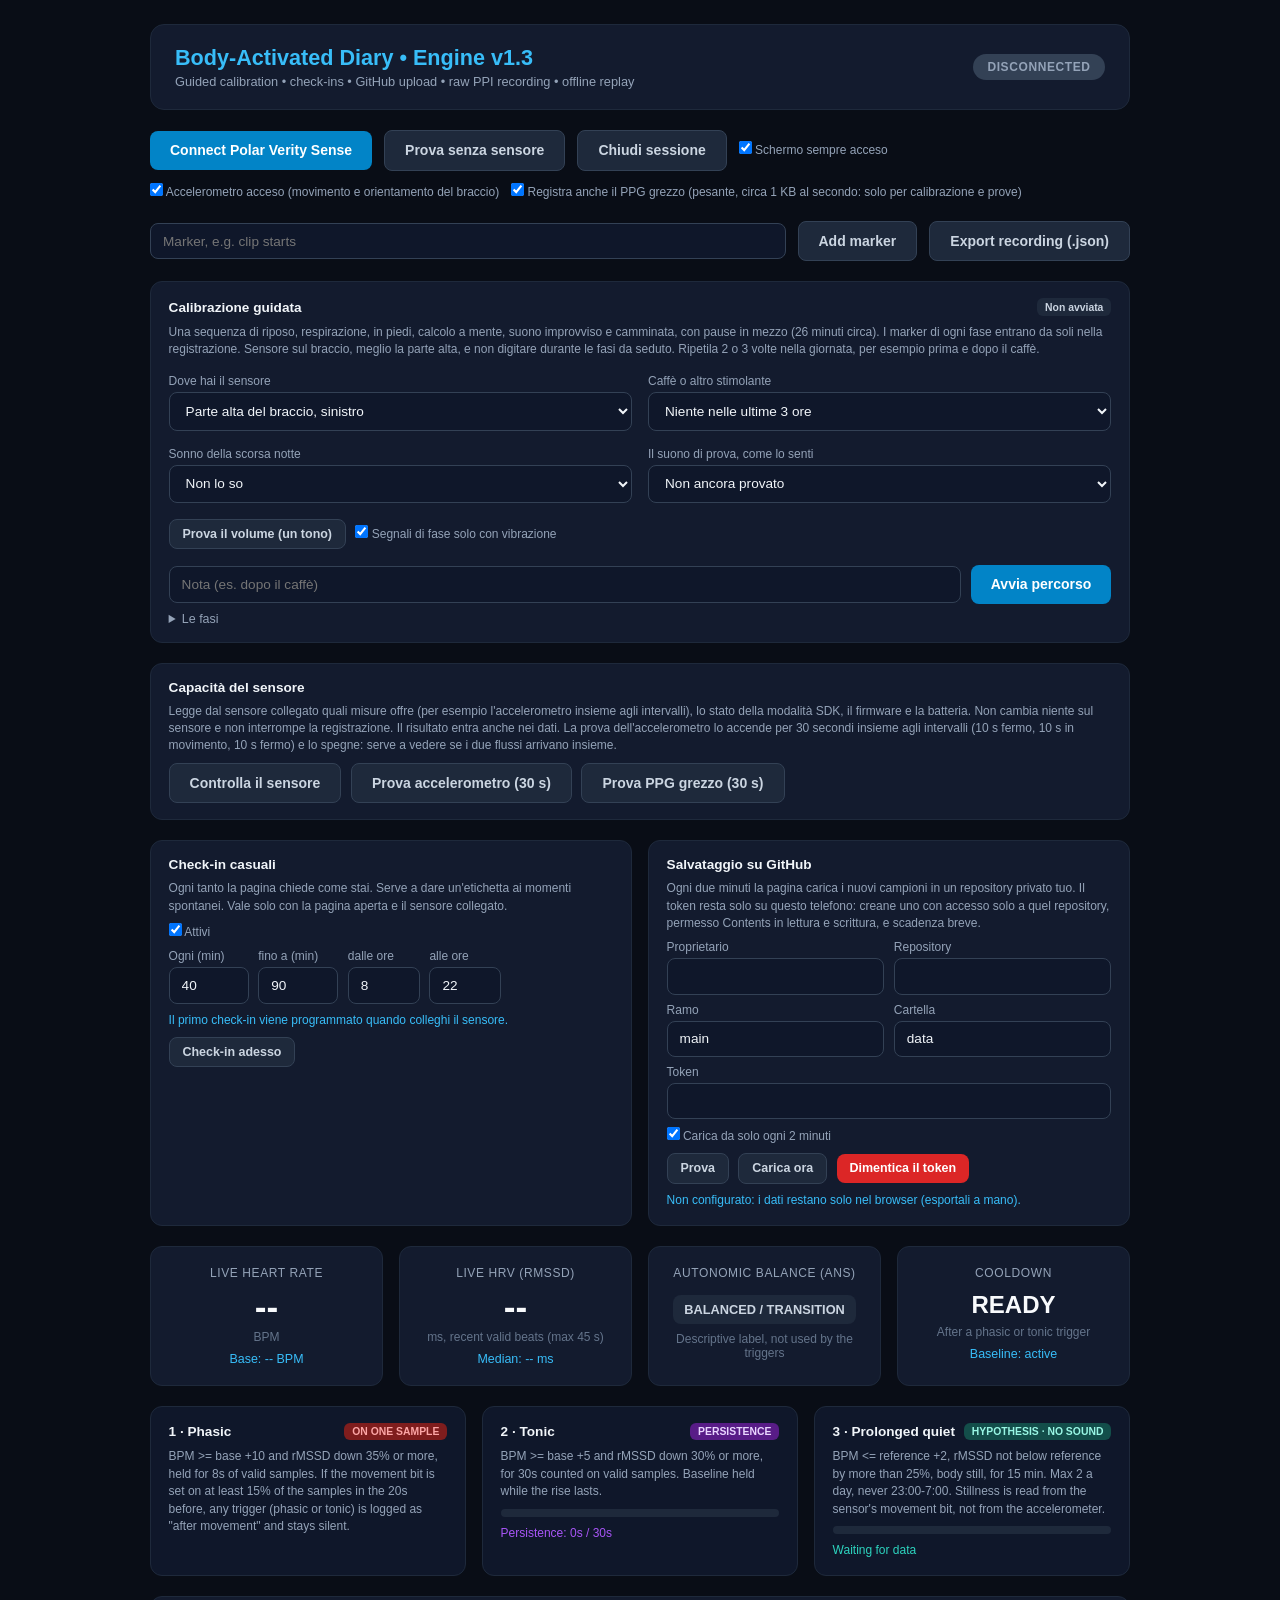
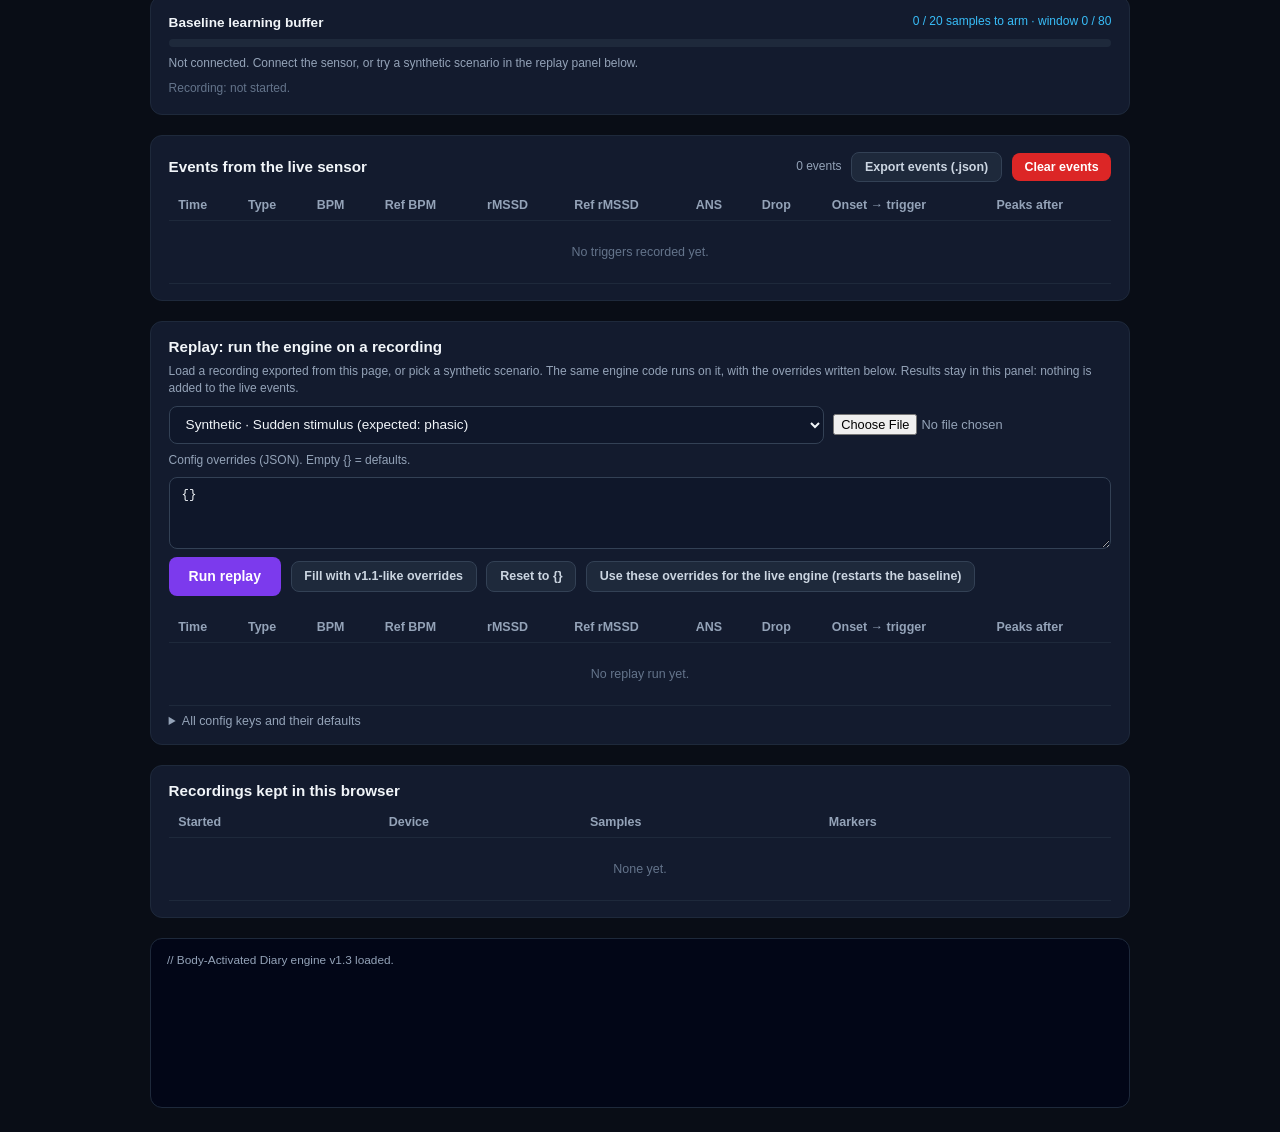
<file: index.html>
<!DOCTYPE html>
<html lang="en">
<head>
  <meta charset="UTF-8">
  <meta name="viewport" content="width=device-width, initial-scale=1.0">
  <title>Body-Activated Diary - Engine v1.3</title>
  <style>
    * { box-sizing: border-box; margin: 0; padding: 0; font-family: -apple-system, BlinkMacSystemFont, "Segoe UI", Roboto, sans-serif; }
    body { background-color: #090d16; color: #f1f5f9; padding: 1.5rem; min-height: 100vh; display: flex; justify-content: center; }
    .wrapper { max-width: 980px; width: 100%; min-width: 0; display: flex; flex-direction: column; gap: 1.25rem; }
    .wrapper > *, .two > *, .pathways > *, .grid-metrics > * { min-width: 0; }
    html, body { overflow-x: hidden; }
    header { display: flex; justify-content: space-between; align-items: center; gap: 1rem; background: #131b2e; padding: 1.25rem 1.5rem; border-radius: 14px; border: 1px solid #1e293b; }
    h1 { font-size: 1.35rem; color: #38bdf8; font-weight: 700; }
    h2 { font-size: 0.95rem; font-weight: 700; }
    .subtitle { font-size: 0.8rem; color: #94a3b8; margin-top: 0.2rem; }
    .status-pill { padding: 0.4rem 0.9rem; border-radius: 9999px; font-size: 0.75rem; font-weight: 700; letter-spacing: 0.05em; text-transform: uppercase; background: #334155; color: #94a3b8; white-space: nowrap; }
    .status-pill.connected { background: #064e3b; color: #34d399; }
    .status-pill.monitoring { background: #0284c7; color: #ffffff; }
    .status-pill.triggered { background: #991b1b; color: #fca5a5; animation: pulse 1s infinite; }
    @keyframes pulse { 0%, 100% { opacity: 1; } 50% { opacity: 0.5; } }

    .controls-bar { display: flex; gap: 0.75rem; flex-wrap: wrap; align-items: center; }
    button { padding: 0.7rem 1.25rem; border-radius: 8px; font-size: 0.875rem; font-weight: 600; border: none; cursor: pointer; transition: all 0.2s; }
    .btn-primary { background: #0284c7; color: white; }
    .btn-primary:hover { background: #0369a1; }
    .btn-secondary { background: #1e293b; color: #cbd5e1; border: 1px solid #334155; }
    .btn-secondary:hover { background: #334155; color: white; }
    .btn-danger { background: #dc2626; color: white; }
    .btn-danger:hover { background: #b91c1c; }
    .btn-mock { background: #7c3aed; color: white; }
    .btn-mock:hover { background: #6d28d9; }
    .btn-small { padding: 0.45rem 0.8rem; font-size: 0.78rem; }
    button:disabled { opacity: 0.5; cursor: not-allowed; }
    input[type="text"], select, textarea { background: #0f172a; color: #f1f5f9; border: 1px solid #334155; border-radius: 8px; padding: 0.6rem 0.75rem; font-size: 0.85rem; }
    textarea { width: 100%; min-height: 4.5rem; font-family: ui-monospace, Consolas, monospace; font-size: 0.78rem; }
    input[type="file"] { font-size: 0.8rem; color: #94a3b8; }

    .grid-metrics { display: grid; grid-template-columns: repeat(4, 1fr); gap: 1rem; }
    .metric-card { background: #131b2e; border: 1px solid #1e293b; border-radius: 12px; padding: 1.2rem; text-align: center; }
    .metric-title { font-size: 0.75rem; color: #94a3b8; text-transform: uppercase; letter-spacing: 0.05em; margin-bottom: 0.4rem; }
    .metric-val { font-size: 2.2rem; font-weight: 800; color: #f8fafc; }
    .metric-unit { font-size: 0.75rem; color: #64748b; margin-top: 0.2rem; }
    .metric-sub { font-size: 0.78rem; color: #38bdf8; margin-top: 0.5rem; }
    .ans-badge { display: inline-block; padding: 0.45rem 0.7rem; border-radius: 8px; font-size: 0.8rem; font-weight: 700; margin-top: 0.5rem; }
    .ans-balanced { background: #1e293b; color: #cbd5e1; }
    .ans-sympathetic { background: #7f1d1d; color: #fca5a5; }
    .ans-coactivation { background: #581c87; color: #e9d5ff; }
    .ans-parasympathetic { background: #064e3b; color: #6ee7b7; }

    .pathways { display: grid; grid-template-columns: repeat(3, 1fr); gap: 1rem; }
    .box { background: #0f172a; border: 1px solid #1e293b; border-radius: 12px; padding: 1rem 1.1rem; display: flex; flex-direction: column; gap: 0.5rem; }
    .box.panel { background: #131b2e; }
    .box-header { display: flex; justify-content: space-between; align-items: center; gap: 0.5rem; }
    .box-title { font-size: 0.85rem; font-weight: 700; }
    .tag { font-size: 0.65rem; font-weight: 700; padding: 0.2rem 0.5rem; border-radius: 6px; white-space: nowrap; }
    .small { font-size: 0.75rem; color: #94a3b8; line-height: 1.45; }
    .dim { color: #64748b; }
    .progress-bar-bg { background: #1e293b; border-radius: 9999px; height: 8px; overflow: hidden; }
    .progress-bar-fill { background: #38bdf8; height: 100%; width: 0%; transition: width 0.3s; }
    .row { display: flex; gap: 0.6rem; flex-wrap: wrap; align-items: center; }
    .spread { display: flex; justify-content: space-between; align-items: center; gap: 0.75rem; flex-wrap: wrap; }

    .table-wrapper { overflow-x: auto; max-height: 300px; overflow-y: auto; }
    table { width: 100%; border-collapse: collapse; font-size: 0.78rem; }
    th { text-align: left; color: #94a3b8; font-weight: 600; padding: 0.5rem 0.6rem; border-bottom: 1px solid #1e293b; position: sticky; top: 0; background: #131b2e; white-space: nowrap; }
    td { padding: 0.5rem 0.6rem; border-bottom: 1px solid #1e293b; white-space: nowrap; }
    td.empty { text-align: center; color: #64748b; padding: 1.5rem; }
    .type-tag { padding: 0.15rem 0.5rem; border-radius: 6px; font-size: 0.68rem; font-weight: 700; }
    .type-phasic { background: #7f1d1d; color: #fca5a5; }
    .type-tonic { background: #581c87; color: #e9d5ff; }
    .type-quiet { background: #134e4a; color: #99f6e4; }

    .logs-panel { background: #020617; color: #94a3b8; font-family: ui-monospace, Consolas, monospace; font-size: 0.74rem; padding: 0.9rem 1rem; border-radius: 12px; height: 170px; overflow-y: auto; border: 1px solid #1e293b; }
    .log-line { margin-bottom: 0.2rem; }
    pre { background: #020617; border: 1px solid #1e293b; border-radius: 8px; padding: 0.75rem; font-size: 0.72rem; color: #94a3b8; overflow-x: auto; max-height: 260px; }
    details summary { cursor: pointer; font-size: 0.78rem; color: #94a3b8; }

    .proto-title { font-size: 1.5rem; font-weight: 800; color: #f8fafc; }
    .proto-clock { font-size: 3rem; font-weight: 800; color: #38bdf8; font-variant-numeric: tabular-nums; }
    .proto-text { font-size: 1rem; line-height: 1.5; color: #cbd5e1; }
    #pacer { width: 90px; height: 90px; border-radius: 50%; background: #0284c7; margin: 0.5rem auto; animation: breathe 10s ease-in-out infinite; }
    @keyframes tempo { 0% { opacity: 1; transform: scale(1.15); } 18% { opacity: 0.12; transform: scale(0.8); } 100% { opacity: 0.12; transform: scale(0.8); } }
    #tempoDot { width: 56px; height: 56px; border-radius: 50%; background: #f59e0b; margin: 0.5rem auto; animation: tempo 4s linear infinite; }
    @keyframes breathe { 0%, 100% { transform: scale(0.55); opacity: 0.6; } 50% { transform: scale(1.5); opacity: 1; } }
    .two { display: grid; grid-template-columns: repeat(2, 1fr); gap: 1rem; }
    .field { display: flex; flex-direction: column; gap: 0.25rem; font-size: 0.75rem; color: #94a3b8; }
    .field input { width: 100%; }
    input[type="password"], input[type="number"] { background: #0f172a; color: #f1f5f9; border: 1px solid #334155; border-radius: 8px; padding: 0.6rem 0.75rem; font-size: 0.85rem; }
    .modal { position: fixed; inset: 0; background: rgba(2, 6, 23, 0.92); display: flex; align-items: flex-start; justify-content: center; padding: 1rem; z-index: 50; overflow-y: auto; }
    .modal[hidden] { display: none; }
    .modal-card { margin: auto; background: #131b2e; border: 1px solid #334155; border-radius: 14px; padding: 1.25rem; width: 100%; max-width: 460px; display: flex; flex-direction: column; gap: 0.8rem; }
    .scale-row { display: grid; grid-template-columns: repeat(5, 1fr); gap: 0.4rem; }
    .scale-btn { padding: 0.6rem 0; font-size: 1rem; min-height: 3rem; }
    .ends { display: flex; justify-content: space-between; font-size: 0.7rem; color: #94a3b8; margin-top: -0.4rem; }
    .scale-btn.picked { background: #0284c7; color: #fff; border-color: #0284c7; }
    @media (max-width: 800px) {
      body { padding: 0.75rem; }
      header { flex-direction: column; align-items: flex-start; }
      .two { grid-template-columns: 1fr; }
      button { min-height: 2.75rem; }
      .proto-clock { font-size: 2.6rem; }
    }
    @media (max-width: 800px) { .grid-metrics { grid-template-columns: repeat(2, 1fr); } .pathways { grid-template-columns: 1fr; } }
  </style>
</head>
<body>
  <div class="wrapper">
    <header>
      <div>
        <h1>Body-Activated Diary • Engine v1.3</h1>
        <div class="subtitle">Guided calibration • check-ins • GitHub upload • raw PPI recording • offline replay</div>
      </div>
      <div id="statusPill" class="status-pill">Disconnected</div>
    </header>

    <div class="controls-bar">
      <button id="connectBtn" class="btn-primary">Connect Polar Verity Sense</button>
      <button id="simBtn" class="btn-secondary">Prova senza sensore</button>
      <button id="simBoostBtn" class="btn-mock" style="display:none;">Simula stimolo (40 s)</button>
      <button id="endBtn" class="btn-secondary">Chiudi sessione</button>
      <label class="small"><input type="checkbox" id="wakeChk" checked> Schermo sempre acceso</label>
      <label class="small"><input type="checkbox" id="accChk" checked> Accelerometro acceso (movimento e orientamento del braccio)</label>
      <label class="small"><input type="checkbox" id="ppgChk"> Registra anche il PPG grezzo (pesante, circa 1 KB al secondo: solo per calibrazione e prove)</label>
      <span id="wakeNote" class="small" style="color:#fbbf24;"></span>
    </div>
    <div class="controls-bar">
      <input id="markerInput" type="text" placeholder="Marker, e.g. clip starts" style="flex: 1; min-width: 180px;">
      <button id="markerBtn" class="btn-secondary">Add marker</button>
      <button id="exportRecBtn" class="btn-secondary">Export recording (.json)</button>
    </div>

    <!-- Guided calibration -->
    <div class="box panel">
      <div class="spread">
        <span class="box-title">Calibrazione guidata</span>
        <span id="protoStatus" class="tag" style="background:#1e293b; color:#cbd5e1;">Non avviata</span>
      </div>
      <div class="small">Una sequenza di riposo, respirazione, in piedi, calcolo a mente, suono improvviso e camminata, con pause in mezzo (<span id="protoTotal"></span>). I marker di ogni fase entrano da soli nella registrazione. Sensore sul braccio, meglio la parte alta, e non digitare durante le fasi da seduto. Ripetila 2 o 3 volte nella giornata, per esempio prima e dopo il caffè.</div>
      <div id="ctxBox" class="two" style="margin: 0.5rem 0;">
        <label class="field">Dove hai il sensore<select id="ctxPlace"></select></label>
        <label class="field">Caffè o altro stimolante<select id="ctxCaf"></select></label>
        <label class="field">Sonno della scorsa notte<select id="ctxSleep"></select></label>
        <label class="field">Il suono di prova, come lo senti<select id="ctxVol"></select></label>
      </div>
      <div class="row" style="margin-bottom:0.5rem;">
        <button id="volTestBtn" class="btn-secondary btn-small" type="button">Prova il volume (un tono)</button>
        <label class="small"><input id="cueSilent" type="checkbox" checked> Segnali di fase solo con vibrazione</label>
      </div>
      <div class="row">
        <input id="protoNote" type="text" placeholder="Nota (es. dopo il caffè)" style="flex:1; min-width: 180px;">
        <button id="protoStartBtn" class="btn-primary">Avvia percorso</button>
      </div>
      <div id="protoRun" style="display:none; text-align:center;">
        <div id="protoStep" class="small"></div>
        <div id="protoTitle" class="proto-title"></div>
        <div id="pacer" style="display:none;"></div>
        <div id="tempoDot" style="display:none;"></div>
        <div id="protoText" class="proto-text"></div>
        <div id="protoClock" class="proto-clock"></div>
        <div id="rateRow" style="display:none; margin:0.5rem 0;">
          <div id="rateLbl" class="small"></div>
          <div id="rateBtns" class="row" style="justify-content:center;"></div>
        </div>
        <div class="progress-bar-bg"><div id="protoBar" class="progress-bar-fill"></div></div>
        <div class="row" style="justify-content:center; margin-top:0.75rem;">
          <button id="feltBtn" class="btn-mock" style="display:none;">Mi sono spaventato (con l'altra mano)</button>
          <button id="protoSkipBtn" class="btn-secondary btn-small">Salta fase</button>
          <button id="protoStopBtn" class="btn-danger btn-small">Interrompi</button>
        </div>
      </div>
      <details><summary>Le fasi</summary><ol id="protoList" class="small" style="padding-left:1.2rem; margin-top:0.4rem;"></ol></details>
    </div>

    <!-- Sensor capabilities -->
    <div class="box panel">
      <span class="box-title">Capacità del sensore</span>
      <div class="small">Legge dal sensore collegato quali misure offre (per esempio l'accelerometro insieme agli intervalli), lo stato della modalità SDK, il firmware e la batteria. Non cambia niente sul sensore e non interrompe la registrazione. Il risultato entra anche nei dati. La prova dell'accelerometro lo accende per 30 secondi insieme agli intervalli (10 s fermo, 10 s in movimento, 10 s fermo) e lo spegne: serve a vedere se i due flussi arrivano insieme.</div>
      <div class="row">
        <button id="capBtn" class="btn-secondary" type="button">Controlla il sensore</button>
        <button id="accBtn" class="btn-secondary" type="button">Prova accelerometro (30 s)</button>
        <button id="ppgBtn" class="btn-secondary" type="button">Prova PPG grezzo (30 s)</button>
        <button id="capCopyBtn" class="btn-secondary btn-small" type="button" style="display:none;">Copia</button>
      </div>
      <pre id="capOut" class="small" style="display:none; white-space:pre-wrap; word-break:break-word; margin-top:0.5rem;"></pre>
    </div>

    <div class="two">
      <!-- Check-ins -->
      <div class="box panel">
        <span class="box-title">Check-in casuali</span>
        <div class="small">Ogni tanto la pagina chiede come stai. Serve a dare un'etichetta ai momenti spontanei. Vale solo con la pagina aperta e il sensore collegato.</div>
        <label class="small"><input type="checkbox" id="ciEnabled"> Attivi</label>
        <div class="row">
          <label class="field">Ogni (min)<input id="ciMin" type="number" min="1" style="width:5rem;"></label>
          <label class="field">fino a (min)<input id="ciMax" type="number" min="1" style="width:5rem;"></label>
          <label class="field">dalle ore<input id="ciFrom" type="number" min="0" max="23" style="width:4.5rem;"></label>
          <label class="field">alle ore<input id="ciTo" type="number" min="1" max="24" style="width:4.5rem;"></label>
        </div>
        <div id="ciInfo" class="small" style="color:#38bdf8;"></div>
        <div><button id="ciNowBtn" class="btn-secondary btn-small">Check-in adesso</button></div>
      </div>

      <!-- GitHub upload -->
      <div class="box panel">
        <span class="box-title">Salvataggio su GitHub</span>
        <div class="small">Ogni due minuti la pagina carica i nuovi campioni in un repository privato tuo. Il token resta solo su questo telefono: creane uno con accesso solo a quel repository, permesso Contents in lettura e scrittura, e scadenza breve.</div>
        <div class="row">
          <label class="field" style="flex:1;">Proprietario<input id="ghOwner" type="text" autocapitalize="off" autocomplete="off"></label>
          <label class="field" style="flex:1;">Repository<input id="ghRepo" type="text" autocapitalize="off" autocomplete="off"></label>
        </div>
        <div class="row">
          <label class="field" style="flex:1;">Ramo<input id="ghBranch" type="text" autocapitalize="off" autocomplete="off"></label>
          <label class="field" style="flex:1;">Cartella<input id="ghFolder" type="text" autocapitalize="off" autocomplete="off"></label>
        </div>
        <label class="field">Token<input id="ghToken" type="password" autocomplete="off"></label>
        <label class="small"><input type="checkbox" id="ghAuto"> Carica da solo ogni 2 minuti</label>
        <div class="row">
          <button id="ghTestBtn" class="btn-secondary btn-small">Prova</button>
          <button id="ghNowBtn" class="btn-secondary btn-small">Carica ora</button>
          <button id="ghForgetBtn" class="btn-danger btn-small">Dimentica il token</button>
        </div>
        <div id="syncStatus" class="small" style="color:#38bdf8;"></div>
      </div>
    </div>

    <!-- Check-in dialog -->
    <div id="checkinModal" class="modal" hidden>
      <div class="modal-card">
        <h2 style="font-size:1.1rem;">Come stai in questo momento?</h2>
        <div class="small">Quanto è piacevole o spiacevole?</div>
        <div id="valRow" class="scale-row"></div>
        <div class="ends"><span>molto spiacevole</span><span>molto piacevole</span></div>
        <div class="small">Quanto ti senti carico o agitato?</div>
        <div id="aroRow" class="scale-row"></div>
        <div class="ends"><span>molto calmo</span><span>molto carico</span></div>
        <label class="field">Cosa stai facendo<select id="actSel"></select></label>
        <input id="ciNote" type="text" placeholder="Una riga, se vuoi">
        <div class="row">
          <button id="ciSave" class="btn-primary" disabled>Salva</button>
          <button id="ciLater" class="btn-secondary">Tra 10 minuti</button>
          <button id="ciSkip" class="btn-secondary">Salta</button>
        </div>
      </div>
    </div>

    <!-- Live metrics -->
    <div class="grid-metrics">
      <div class="metric-card">
        <div class="metric-title">Live Heart Rate</div>
        <div id="liveBpm" class="metric-val">--</div>
        <div class="metric-unit">BPM</div>
        <div id="baseBpm" class="metric-sub">Base: -- BPM</div>
      </div>
      <div class="metric-card">
        <div class="metric-title">Live HRV (rMSSD)</div>
        <div id="liveRmssd" class="metric-val">--</div>
        <div class="metric-unit">ms, recent valid beats (max 45 s)</div>
        <div id="baseRmssd" class="metric-sub">Median: -- ms</div>
      </div>
      <div class="metric-card">
        <div class="metric-title">Autonomic Balance (ANS)</div>
        <div id="ansState" class="ans-badge ans-balanced">BALANCED</div>
        <div class="metric-unit" style="margin-top: 0.5rem;">Descriptive label, not used by the triggers</div>
      </div>
      <div class="metric-card">
        <div class="metric-title">Cooldown</div>
        <div id="cooldownVal" class="metric-val" style="font-size: 1.5rem; line-height: 2.2rem;">READY</div>
        <div class="metric-unit">After a phasic or tonic trigger</div>
        <div id="freezeStatus" class="metric-sub">Baseline: active</div>
      </div>
    </div>

    <!-- Pathways -->
    <div class="pathways">
      <div class="box">
        <div class="box-header">
          <span class="box-title">1 · Phasic</span>
          <span class="tag" style="background: #7f1d1d; color: #fca5a5;">ON ONE SAMPLE</span>
        </div>
        <div id="phasicRule" class="small"></div>
      </div>
      <div class="box">
        <div class="box-header">
          <span class="box-title">2 · Tonic</span>
          <span class="tag" style="background: #581c87; color: #e9d5ff;">PERSISTENCE</span>
        </div>
        <div id="tonicRule" class="small"></div>
        <div class="progress-bar-bg"><div id="tonicProgressBar" class="progress-bar-fill" style="background: #a855f7;"></div></div>
        <div id="tonicCounterText" class="small" style="color: #a855f7;">Persistence: 0s</div>
      </div>
      <div class="box">
        <div class="box-header">
          <span class="box-title">3 · Prolonged quiet</span>
          <span class="tag" style="background: #134e4a; color: #99f6e4;">HYPOTHESIS · NO SOUND</span>
        </div>
        <div id="quietRule" class="small"></div>
        <div class="progress-bar-bg"><div id="quietProgressBar" class="progress-bar-fill" style="background: #2dd4bf;"></div></div>
        <div id="quietText" class="small" style="color: #2dd4bf;">Waiting for data</div>
      </div>
    </div>

    <!-- Baseline + signal -->
    <div class="box panel">
      <div class="spread">
        <span class="box-title">Baseline learning buffer</span>
        <span id="bufferCounter" class="small" style="color: #38bdf8;">0 samples</span>
      </div>
      <div class="progress-bar-bg"><div id="progressBar" class="progress-bar-fill"></div></div>
      <div id="signalText" class="small">Not connected. Connect the sensor, or try a synthetic scenario in the replay panel below.</div>
      <div id="recText" class="small dim">Recording: not started.</div>
    </div>

    <!-- Events -->
    <div class="box panel">
      <div class="spread">
        <h2>Events from the live sensor</h2>
        <div class="row">
          <span id="eventCountBadge" class="small">0 events</span>
          <button id="exportJsonBtn" class="btn-secondary btn-small">Export events (.json)</button>
          <button id="clearStorageBtn" class="btn-danger btn-small">Clear events</button>
        </div>
      </div>
      <div class="table-wrapper">
        <table>
          <thead><tr><th>Time</th><th>Type</th><th>BPM</th><th>Ref BPM</th><th>rMSSD</th><th>Ref rMSSD</th><th>ANS</th><th>Drop</th><th>Onset → trigger</th><th>Peaks after</th></tr></thead>
          <tbody id="eventsBody"><tr><td colspan="10" class="empty">No triggers recorded yet.</td></tr></tbody>
        </table>
      </div>
    </div>

    <!-- Replay -->
    <div class="box panel">
      <h2>Replay: run the engine on a recording</h2>
      <div class="small">Load a recording exported from this page, or pick a synthetic scenario. The same engine code runs on it, with the overrides written below. Results stay in this panel: nothing is added to the live events.</div>
      <div class="row">
        <select id="replaySource"></select>
        <input id="replayFile" type="file" accept=".json,application/json">
      </div>
      <div class="small">Config overrides (JSON). Empty <code>{}</code> = defaults.</div>
      <textarea id="configBox" spellcheck="false">{}</textarea>
      <div class="row">
        <button id="replayBtn" class="btn-mock">Run replay</button>
        <button id="compatBtn" class="btn-secondary btn-small">Fill with v1.1-like overrides</button>
        <button id="resetCfgBtn" class="btn-secondary btn-small">Reset to {}</button>
        <button id="applyLiveBtn" class="btn-secondary btn-small">Use these overrides for the live engine (restarts the baseline)</button>
      </div>
      <div id="replaySummary" class="small"></div>
      <div class="table-wrapper">
        <table>
          <thead><tr><th>Time</th><th>Type</th><th>BPM</th><th>Ref BPM</th><th>rMSSD</th><th>Ref rMSSD</th><th>ANS</th><th>Drop</th><th>Onset → trigger</th><th>Peaks after</th></tr></thead>
          <tbody id="replayBody"><tr><td colspan="10" class="empty">No replay run yet.</td></tr></tbody>
        </table>
      </div>
      <details>
        <summary>All config keys and their defaults</summary>
        <pre id="defaultsPre"></pre>
      </details>
    </div>

    <!-- Stored recordings -->
    <div class="box panel">
      <div class="spread">
        <h2>Recordings kept in this browser</h2>
        <span id="storageNote" class="small dim"></span>
      </div>
      <div class="table-wrapper" style="max-height: 200px;">
        <table>
          <thead><tr><th>Started</th><th>Device</th><th>Samples</th><th>Markers</th><th></th></tr></thead>
          <tbody id="sessionsBody"><tr><td colspan="5" class="empty">None yet.</td></tr></tbody>
        </table>
      </div>
    </div>

    <div class="logs-panel" id="terminalLogs">
      <div class="log-line">// Body-Activated Diary engine v1.3 loaded.</div>
    </div>
  </div>

  <script>
// ============================================================================
// ENGINE CORE v1.3 — pure logic: no DOM, no Bluetooth, no wall clock.
// Feed it samples with ingest({ ts, ppi, hr, err, blocker }) and it returns
// what happened (events, event updates, log lines). Time comes only from the
// sample timestamps, so the same code runs live and on a recording (replay).
// ============================================================================
const ENGINE_VERSION = '1.3.1';

// All values are starting points, not validated thresholds.
const DEFAULT_CONFIG = {
  // --- Sample quality gate
  PPI_MIN_MS: 300,
  PPI_MAX_MS: 2000,
  ERROR_ESTIMATE_MAX_MS: 30,        // Polar: above 30 ms likely artefact. null = filter off (v1.1 behaviour)
  MAX_SAMPLE_GAP_S: 10,             // no valid sample for this long = discontinuity

  // --- rMSSD
  RMSSD_BUFFER_SIZE: 30,
  RMSSD_MIN_PAIRS: 4,               // v1.1 asked for 5 intervals = 4 differences
  RMSSD_ADJACENT_ONLY: true,        // skip differences across a discarded beat. false = v1.1 behaviour
  RMSSD_MAX_SPAN_S: 45,             // v1.3: beats older than this are dropped from the rMSSD buffer, so a long hole in the
                                    // signal cannot leave a stale value standing in. null = no limit (v1.1, v1.2). A longer
                                    // buffer (RMSSD_BUFFER_SIZE 60) needs a longer span (about 90).
  BPM_FROM_PPI: true,               // v1.3: BPM = 60000 / mean PPI of the last BPM_PPI_BEATS beats. false = the sensor's own
                                    // HR field (v1.1, v1.2), which showed 37 BPM for a minute on 12 Nov 2026
  BPM_PPI_BEATS: 8,

  // --- Baseline (same as v1.1 unless a flag is changed)
  MIN_BASELINE_SAMPLES: 20,
  MAX_BASELINE_HISTORY: 80,
  BASELINE_BPM_STAT: 'mean',        // 'mean' (v1.1) | 'median'
  FREEZE_BASELINE_WHILE_ELEVATED: true,  // baseline stops following a rise in progress. false = v1.1 behaviour
  REARM_AFTER_RELEASE: true,        // after a trigger, no new one until the rise has ended once. false = v1.1 behaviour

  // --- Pathway 1: phasic
  PHASIC_DROP_PERCENT: 0.35,
  PHASIC_BPM_RISE: 10,
  PHASIC_MAX_ONSET_S: null,         // null = v1.1 rule (fires whenever thresholds are met).
                                    // A number = phasic only if reached within N s from the start of the rise.
  PHASIC_MIN_S: 8,                  // v1.3: the strict thresholds must hold this long (on valid samples) before a phasic
                                    // trigger. 0 = on one sample (v1.1, v1.2). A first value, to tune with labelled data.

  // --- Movement context (v1.3, hypothesis from 5 candidate triggers on one person, not validated)
  MOVEMENT_CONTEXT: 'tag',          // 'tag' = a trigger preceded by a lot of movement is kept in the log but marked
                                    // (context 'movement', notify false: no chime, no invite). 'off' = every trigger notifies (v1.1 to v1.3 first build).
  MOVEMENT_WINDOW_S: 20,            // look-back before the trigger
  MOVEMENT_BLOCKED_FRACTION: 0.15,  // share of samples in the window with the sensor's movement bit

  // --- Pathway 2: tonic
  TONIC_DROP_PERCENT: 0.30,
  TONIC_BPM_RISE: 5,
  TONIC_PERSISTENCE_SECONDS: 30,

  COOLDOWN_SECONDS: 300,
  RESPONSE_WINDOW_SECONDS: 120,     // after a trigger, keep measuring peaks for this long

  // --- Pathway 3: prolonged quiet (ADR-24, hypothesis)
  QUIET_ENABLED: true,
  QUIET_SLOW_WINDOW_MIN: 45,        // slow reference: median of the last N minutes
  QUIET_MIN_HISTORY_MIN: 30,        // minutes of data needed before the slow reference exists
  QUIET_DURATION_MIN: 15,           // how long the quiet must last
  QUIET_BPM_MARGIN: 2,              // BPM <= reference + margin
  QUIET_RMSSD_TOLERANCE: 0.25,      // rMSSD >= reference * (1 - tolerance); a 30-beat rMSSD is noisy, 10% was too tight
  QUIET_MIN_OK_FRACTION: 0.90,      // share of valid samples in the window that meet the condition
  QUIET_MIN_VALID_FRACTION: 0.70,   // share of samples in the window that passed the quality gate
  QUIET_MAX_MOVED_FRACTION: 0.05,   // share of samples with the blocker bit (movement proxy, no accelerometer yet)
  QUIET_MAX_GAP_S: 60,              // a hole this long inside the window invalidates it
  QUIET_REARM_FRACTION: 0.50,       // after an invite, re-arm only once the quiet has clearly ended
  QUIET_MAX_PER_DAY: 2,
  QUIET_HOURS_START: 23,            // no invite between these local hours (start == end = no silent hours)
  QUIET_HOURS_END: 7,
  REST_BPM: null,                   // resting values from calibration, when they exist.
  REST_RMSSD: null                  // null = use the slow reference instead
};

// Overrides that make v1.3 decide like v1.1 (except the tonic timer, which now counts on samples).
const V1_1_COMPAT_CONFIG = {
  ERROR_ESTIMATE_MAX_MS: null,
  RMSSD_ADJACENT_ONLY: false,
  RMSSD_MAX_SPAN_S: null,
  BPM_FROM_PPI: false,
  PHASIC_MIN_S: 0,
  MOVEMENT_CONTEXT: 'off',
  FREEZE_BASELINE_WHILE_ELEVATED: false,
  REARM_AFTER_RELEASE: false,
  PHASIC_MAX_ONSET_S: null,
  QUIET_ENABLED: false
};

function median(arr) {
  if (arr.length === 0) return 0;
  const sorted = [...arr].sort((a, b) => a - b);
  const mid = Math.floor(sorted.length / 2);
  return sorted.length % 2 !== 0 ? sorted[mid] : Math.round((sorted[mid - 1] + sorted[mid]) / 2);
}

function average(arr) {
  if (arr.length === 0) return 0;
  return Math.round(arr.reduce((a, v) => a + v, 0) / arr.length);
}

// buf: [{ ppi, adj }] where adj = this beat directly follows the previous entry
function computeRmssd(buf, cfg) {
  let sum = 0, pairs = 0;
  for (let i = 1; i < buf.length; i++) {
    if (cfg.RMSSD_ADJACENT_ONLY && !buf[i].adj) continue;
    const d = buf[i].ppi - buf[i - 1].ppi;
    sum += d * d;
    pairs++;
  }
  if (pairs < cfg.RMSSD_MIN_PAIRS) return null;
  return Math.round(Math.sqrt(sum / pairs));
}

function classifyAns(rmssd, bpm, baseRmssd, baseBpm) {
  if (!baseRmssd) return 'BALANCED';
  const ratio = rmssd / baseRmssd;
  const delta = bpm - baseBpm;
  if (ratio < 0.60 && delta >= 8) return 'SYMPATHETIC';
  if (ratio >= 0.60 && ratio <= 0.80 && delta >= 4 && delta < 10) return 'CO_ACTIVATION';
  if (ratio >= 0.85 && delta <= 2) return 'PARASYMPATHETIC';
  return 'BALANCED';
}

function createEngine(userConfig) {
  const cfg = Object.assign({}, DEFAULT_CONFIG, userConfig || {});
  const st = {
    total: 0, accepted: 0,
    rejected: { blocker: 0, range: 0, hr: 0, error_estimate: 0 },
    ppiBuf: [], prevAccepted: false, lastValidTs: null, lastTs: null,
    bpm: 0, rmssd: null,
    baseRmssdHist: [], baseBpmHist: [], baseRmssd: 0, baseBpm: 0,
    monitoring: false, cooldownUntil: 0,
    elevatedSince: null, tonicSeconds: 0, needRelease: false,
    moveRing: [],
    ans: 'BALANCED',
    tracking: null,
    // quiet pathway
    slow: [], slowHead: 0, slowRefBpm: null, slowRefRmssd: null, slowRefAt: null,
    qwin: [], qHead: 0, qAll: 0, qValid: 0, qOk: 0, qMoved: 0,
    qLastValidTs: null, qLastGapTs: null,
    quietArmed: true, quietDay: null, quietCount: 0, quietLast: null
  };

  function rejectReason(s) {
    if (s.blocker) return 'blocker';
    if (!(s.ppi >= cfg.PPI_MIN_MS && s.ppi <= cfg.PPI_MAX_MS)) return 'range';
    if (!(s.hr > 0)) return 'hr';
    if (cfg.ERROR_ESTIMATE_MAX_MS != null && s.err != null && s.err > cfg.ERROR_ESTIMATE_MAX_MS) return 'error_estimate';
    return null;
  }

  function inQuietHours(ts) {
    const a = cfg.QUIET_HOURS_START, b = cfg.QUIET_HOURS_END;
    if (a == null || b == null || a === b) return false;
    const h = new Date(ts).getHours();
    return a > b ? (h >= a || h < b) : (h >= a && h < b);
  }

  function dayKey(ts) {
    const d = new Date(ts);
    return d.getFullYear() * 10000 + (d.getMonth() + 1) * 100 + d.getDate();
  }

  function makeEvent(type, ts, extra) {
    return Object.assign({
      id: 'evt_' + Math.round(ts),
      timestamp: new Date(ts).toISOString(),
      engine_version: ENGINE_VERSION,
      is_mock: false,
      source: 'sensor',
      trigger_type: type,
      ans_state: st.ans,
      trigger_bpm: st.bpm,
      baseline_bpm: st.baseBpm,
      trigger_rmssd: st.rmssd,
      baseline_rmssd_median: st.baseRmssd,
      drop_percentage: st.baseRmssd > 0 ? Math.round((1 - st.rmssd / st.baseRmssd) * 100) : null,
      status: 'pending_reflection',
      user_valence: null,
      user_reflection: null
    }, extra || {});
  }

  function movementShare() {
    if (!st.moveRing.length) return 0;
    let b = 0;
    for (const r of st.moveRing) if (r.b) b++;
    return b / st.moveRing.length;
  }

  function fireArousal(type, ts, out) {
    const onsetS = st.elevatedSince === null ? 0 : Math.round((ts - st.elevatedSince) / 100) / 10;
    const share = movementShare();
    const moved = cfg.MOVEMENT_CONTEXT === 'tag' && share >= cfg.MOVEMENT_BLOCKED_FRACTION;
    const ev = makeEvent(type, ts, {
      onset_to_trigger_s: onsetS, response: null,
      movement_share: Math.round(share * 100) / 100,
      context: moved ? 'movement' : null,
      notify: !moved
    });
    out.push({ kind: 'event', event: ev });
    out.push({ kind: 'log', msg: `TRIGGER [${type.toUpperCase()}]${moved ? ' (after movement, no notification)' : ''} | ANS: ${st.ans} | rMSSD: -${ev.drop_percentage}% | onset to trigger: ${onsetS}s` });
    st.tracking = {
      id: ev.id, triggerTs: ts, onsetTs: st.elevatedSince === null ? ts : st.elevatedSince,
      until: ts + cfg.RESPONSE_WINDOW_SECONDS * 1000,
      baseBpm: st.baseBpm, baseRmssd: st.baseRmssd,
      peakDelta: st.bpm - st.baseBpm, peakDeltaTs: ts,
      peakDrop: st.baseRmssd > 0 ? 1 - st.rmssd / st.baseRmssd : 0, peakDropTs: ts,
      endTs: null
    };
    st.cooldownUntil = ts + cfg.COOLDOWN_SECONDS * 1000;
    st.elevatedSince = null;
    st.tonicSeconds = 0;
    st.needRelease = true;
  }

  function closeTracking(out) {
    const tr = st.tracking;
    if (!tr) return;
    const s = ms => Math.round(ms / 100) / 10;
    out.push({
      kind: 'event_update', id: tr.id,
      response: {
        peak_bpm_delta: tr.peakDelta,
        time_to_peak_bpm_s: s(tr.peakDeltaTs - tr.onsetTs),
        peak_rmssd_drop_percent: Math.round(tr.peakDrop * 100),
        time_to_peak_drop_s: s(tr.peakDropTs - tr.onsetTs),
        // how long the rise lasted, from its start to the first sample back under the tonic thresholds
        elevated_duration_s: tr.endTs === null ? null : s(tr.endTs - tr.onsetTs),
        window_s: cfg.RESPONSE_WINDOW_SECONDS
      }
    });
    st.tracking = null;
  }

  function trackResponse(ts, out) {
    const tr = st.tracking;
    if (!tr) return;
    if (ts > tr.until) { closeTracking(out); return; }
    const delta = st.bpm - tr.baseBpm;
    const drop = tr.baseRmssd > 0 ? 1 - st.rmssd / tr.baseRmssd : 0;
    if (delta > tr.peakDelta) { tr.peakDelta = delta; tr.peakDeltaTs = ts; }
    if (drop > tr.peakDrop) { tr.peakDrop = drop; tr.peakDropTs = ts; }
    const stillUp = drop >= cfg.TONIC_DROP_PERCENT && delta >= cfg.TONIC_BPM_RISE;
    if (tr.endTs === null && !stillUp && ts > tr.triggerTs) tr.endTs = ts;
  }

  function quietStep(ts, valid, moved, inCooldown, out) {
    if (!cfg.QUIET_ENABLED) return;
    const usable = valid && st.rmssd !== null;

    // Slow reference: median of the last QUIET_SLOW_WINDOW_MIN minutes, refreshed once a minute.
    if (usable) st.slow.push([ts, st.bpm, st.rmssd]);
    const slowFrom = ts - cfg.QUIET_SLOW_WINDOW_MIN * 60000;
    while (st.slowHead < st.slow.length && st.slow[st.slowHead][0] < slowFrom) st.slowHead++;
    if (st.slowHead > 4096) { st.slow = st.slow.slice(st.slowHead); st.slowHead = 0; }
    if (st.slowRefAt === null || ts - st.slowRefAt >= 60000) {
      st.slowRefAt = ts;
      const live = st.slow.slice(st.slowHead);
      const span = live.length ? live[live.length - 1][0] - live[0][0] : 0;
      if (span >= cfg.QUIET_MIN_HISTORY_MIN * 60000) {
        st.slowRefBpm = median(live.map(r => r[1]));
        st.slowRefRmssd = median(live.map(r => r[2]));
      } else {
        st.slowRefBpm = null; st.slowRefRmssd = null;
      }
    }
    const refBpm = cfg.REST_BPM != null ? cfg.REST_BPM : st.slowRefBpm;
    const refRmssd = cfg.REST_RMSSD != null ? cfg.REST_RMSSD : st.slowRefRmssd;
    const haveRef = refBpm != null && refRmssd != null;
    const ok = usable && haveRef &&
      st.bpm <= refBpm + cfg.QUIET_BPM_MARGIN &&
      st.rmssd >= refRmssd * (1 - cfg.QUIET_RMSSD_TOLERANCE);

    if (valid) {
      if (st.qLastValidTs !== null && ts - st.qLastValidTs > cfg.QUIET_MAX_GAP_S * 1000) st.qLastGapTs = ts;
      st.qLastValidTs = ts;
    }

    // Sliding window of QUIET_DURATION_MIN minutes, with running counters.
    const D = cfg.QUIET_DURATION_MIN * 60000;
    st.qwin.push([ts, valid ? 1 : 0, ok ? 1 : 0, moved ? 1 : 0]);
    st.qAll++; if (valid) st.qValid++; if (ok) st.qOk++; if (moved) st.qMoved++;
    while (st.qHead < st.qwin.length && st.qwin[st.qHead][0] < ts - D) {
      const o = st.qwin[st.qHead++];
      st.qAll--; st.qValid -= o[1]; st.qOk -= o[2]; st.qMoved -= o[3];
    }
    if (st.qHead > 4096) { st.qwin = st.qwin.slice(st.qHead); st.qHead = 0; }

    const oldest = st.qwin[st.qHead][0];
    const covered = oldest <= ts - D + cfg.QUIET_MAX_GAP_S * 1000;
    const noGap = st.qLastGapTs === null || st.qLastGapTs < ts - D;
    const okFraction = st.qValid ? st.qOk / st.qValid : 0;
    const validFraction = st.qAll ? st.qValid / st.qAll : 0;
    const movedFraction = st.qAll ? st.qMoved / st.qAll : 1;

    if (!st.quietArmed && okFraction < cfg.QUIET_REARM_FRACTION) st.quietArmed = true;
    const day = dayKey(ts);
    if (day !== st.quietDay) { st.quietDay = day; st.quietCount = 0; }

    st.quietLast = {
      ref_bpm: refBpm, ref_rmssd: refRmssd,
      ref_source: !haveRef ? null : (cfg.REST_BPM != null && cfg.REST_RMSSD != null ? 'rest' : 'slow_baseline'),
      ok_fraction: okFraction, valid_fraction: validFraction, moved_fraction: movedFraction,
      covered_min: Math.min(cfg.QUIET_DURATION_MIN, (ts - oldest) / 60000),
      armed: st.quietArmed, count_today: st.quietCount
    };

    const holds = covered && noGap && haveRef &&
      okFraction >= cfg.QUIET_MIN_OK_FRACTION &&
      validFraction >= cfg.QUIET_MIN_VALID_FRACTION &&
      movedFraction <= cfg.QUIET_MAX_MOVED_FRACTION;

    if (holds && usable && st.quietArmed && !inCooldown && !inQuietHours(ts) && st.quietCount < cfg.QUIET_MAX_PER_DAY) {
      st.quietArmed = false;
      st.quietCount++;
      st.quietLast.armed = false; st.quietLast.count_today = st.quietCount;
      const ev = makeEvent('quiet_prolonged', ts, {
        baseline_bpm: refBpm,
        baseline_rmssd_median: refRmssd,
        drop_percentage: null,
        quiet: {
          duration_min: cfg.QUIET_DURATION_MIN,
          ref_source: st.quietLast.ref_source,
          ok_fraction: Math.round(okFraction * 100) / 100,
          valid_fraction: Math.round(validFraction * 100) / 100,
          moved_fraction: Math.round(movedFraction * 100) / 100
        }
      });
      out.push({ kind: 'event', event: ev });
      out.push({ kind: 'log', msg: `QUIET stretch: ${cfg.QUIET_DURATION_MIN} min at or below reference (${refBpm} BPM, ${refRmssd} ms). Invite ${st.quietCount}/${cfg.QUIET_MAX_PER_DAY} today.` });
    }
  }

  function ingest(s) {
    const out = [];
    const ts = s.ts;
    st.total++;
    st.lastTs = ts;

    if (st.cooldownUntil && ts >= st.cooldownUntil) {
      st.cooldownUntil = 0;
      out.push({ kind: 'log', msg: 'Cooldown ended. Baseline unfrozen.' });
    }
    const inCooldown = st.cooldownUntil > 0;

    st.moveRing.push({ ts, b: !!s.blocker });
    while (st.moveRing.length > 1 && ts - st.moveRing[0].ts > cfg.MOVEMENT_WINDOW_S * 1000) st.moveRing.shift();

    const reason = rejectReason(s);
    if (reason) {
      st.rejected[reason]++;
      st.prevAccepted = false;
      quietStep(ts, false, reason === 'blocker', inCooldown, out);
      return out;
    }
    st.accepted++;

    // A long hole without valid samples breaks continuity and any persistence in progress.
    const gap = st.lastValidTs !== null && ts - st.lastValidTs > cfg.MAX_SAMPLE_GAP_S * 1000;
    if (gap && st.elevatedSince !== null) {
      st.elevatedSince = null; st.tonicSeconds = 0;
      out.push({ kind: 'log', msg: `No valid samples for more than ${cfg.MAX_SAMPLE_GAP_S}s. Persistence reset.` });
    }

    st.ppiBuf.push({ ppi: s.ppi, adj: st.prevAccepted && !gap, ts });
    if (st.ppiBuf.length > cfg.RMSSD_BUFFER_SIZE) st.ppiBuf.shift();
    if (cfg.RMSSD_MAX_SPAN_S != null) {
      while (st.ppiBuf.length > 1 && ts - st.ppiBuf[0].ts > cfg.RMSSD_MAX_SPAN_S * 1000) st.ppiBuf.shift();
    }
    st.prevAccepted = true;
    st.lastValidTs = ts;
    st.bpm = s.hr;
    if (cfg.BPM_FROM_PPI) {
      const last = st.ppiBuf.slice(-cfg.BPM_PPI_BEATS);
      st.bpm = Math.round(60000 / (last.reduce((a, b) => a + b.ppi, 0) / last.length));
    }
    st.rmssd = computeRmssd(st.ppiBuf, cfg);

    if (st.rmssd === null) {
      quietStep(ts, true, false, inCooldown, out);
      return out;
    }

    // Baseline: frozen during cooldown (and, if asked, while a rise is in progress).
    const hold = inCooldown || (cfg.FREEZE_BASELINE_WHILE_ELEVATED && st.elevatedSince !== null);
    if (!hold) {
      st.baseRmssdHist.push(st.rmssd);
      st.baseBpmHist.push(st.bpm);
      if (st.baseRmssdHist.length > cfg.MAX_BASELINE_HISTORY) { st.baseRmssdHist.shift(); st.baseBpmHist.shift(); }
      st.baseRmssd = median(st.baseRmssdHist);
      st.baseBpm = cfg.BASELINE_BPM_STAT === 'median' ? median(st.baseBpmHist) : average(st.baseBpmHist);
      if (!st.monitoring && st.baseRmssdHist.length >= cfg.MIN_BASELINE_SAMPLES) {
        st.monitoring = true;
        out.push({ kind: 'log', msg: 'Surveillance armed: phasic, tonic' + (cfg.QUIET_ENABLED ? ', quiet.' : '.') });
      }
    }

    st.ans = classifyAns(st.rmssd, st.bpm, st.baseRmssd, st.baseBpm);
    trackResponse(ts, out);

    const phasicRmssdLimit = Math.round(st.baseRmssd * (1 - cfg.PHASIC_DROP_PERCENT));
    const phasicBpmLimit = st.baseBpm + cfg.PHASIC_BPM_RISE;
    const tonicRmssdLimit = Math.round(st.baseRmssd * (1 - cfg.TONIC_DROP_PERCENT));
    const tonicBpmLimit = st.baseBpm + cfg.TONIC_BPM_RISE;
    const strict = st.rmssd <= phasicRmssdLimit && st.bpm >= phasicBpmLimit;
    const raised = st.rmssd <= tonicRmssdLimit && st.bpm >= tonicBpmLimit;

    // After a trigger the rise must end once before a new trigger is possible. If the body
    // simply stays at the new level, the baseline catches up after the cooldown and releases it.
    if (st.needRelease && st.monitoring && !(strict || raised)) st.needRelease = false;
    const armed = !(cfg.REARM_AFTER_RELEASE && st.needRelease);

    if (st.monitoring && !inCooldown && armed) {
      if (strict || raised) {
        if (st.elevatedSince === null) {
          st.elevatedSince = ts;
          if (!strict) out.push({ kind: 'log', msg: `Rise started (+${cfg.TONIC_BPM_RISE} BPM, -${Math.round(cfg.TONIC_DROP_PERCENT * 100)}% rMSSD). Counting persistence on samples...` });
        }
      } else if (st.elevatedSince !== null) {
        st.elevatedSince = null;
        out.push({ kind: 'log', msg: `Rise ended before ${cfg.TONIC_PERSISTENCE_SECONDS}s. Persistence reset.` });
      }
      const sinceOnset = st.elevatedSince === null ? 0 : (ts - st.elevatedSince) / 1000;
      st.tonicSeconds = sinceOnset;

      const phasicInTime = cfg.PHASIC_MAX_ONSET_S == null || sinceOnset <= cfg.PHASIC_MAX_ONSET_S;
      if (strict && phasicInTime && sinceOnset >= cfg.PHASIC_MIN_S) fireArousal('phasic_acute', ts, out);
      else if ((strict || raised) && sinceOnset >= cfg.TONIC_PERSISTENCE_SECONDS) fireArousal('tonic_sustained', ts, out);
    } else {
      st.elevatedSince = null;
      st.tonicSeconds = 0;
    }

    quietStep(ts, true, false, st.cooldownUntil > 0, out);
    return out;
  }

  // Call at the end of a recording to close what is still open.
  function flush() {
    const out = [];
    closeTracking(out);
    return out;
  }

  function getState() {
    return {
      total: st.total, accepted: st.accepted, rejected: Object.assign({}, st.rejected),
      bpm: st.bpm, rmssd: st.rmssd,
      baseBpm: st.baseBpm, baseRmssd: st.baseRmssd,
      baselineCount: st.baseRmssdHist.length,
      monitoring: st.monitoring,
      cooldownUntil: st.cooldownUntil,
      ans: st.ans,
      tonicSeconds: st.tonicSeconds,
      waitingRelease: !!(cfg.REARM_AFTER_RELEASE && st.needRelease),
      lastTs: st.lastTs, lastValidTs: st.lastValidTs,
      quiet: st.quietLast
    };
  }

  return { ingest, flush, getState, config: cfg };
}

// Runs a whole recording through a fresh engine. samples: [{ ts, ppi, hr, err, blocker }]
function replayRecording(samples, userConfig) {
  const engine = createEngine(userConfig);
  const events = [];
  const byId = {};
  const handle = outs => {
    for (const o of outs) {
      if (o.kind === 'event') { events.push(o.event); byId[o.event.id] = o.event; }
      else if (o.kind === 'event_update' && byId[o.id]) byId[o.id].response = o.response;
    }
  };
  for (const s of samples) handle(engine.ingest(s));
  handle(engine.flush());
  return { events, state: engine.getState(), config: engine.config };
}

// ----------------------------------------------------------------------------
// Synthetic recordings, for trying the engine without the sensor.
// segments: [{ seconds, bpm, rmssd, ramp?, blocker?, err? }]
//   ramp: seconds over which BPM and rMSSD move from the previous segment's values
//   blocker: true = every sample carries the movement bit; err: error estimate in ms
// ----------------------------------------------------------------------------
function synthRecording(segments, opts) {
  opts = opts || {};
  let seed = opts.seed == null ? 12345 : opts.seed;
  const rnd = () => { // mulberry32
    seed |= 0; seed = (seed + 0x6D2B79F5) | 0;
    let t = Math.imul(seed ^ (seed >>> 15), 1 | seed);
    t = (t + Math.imul(t ^ (t >>> 7), 61 | t)) ^ t;
    return ((t ^ (t >>> 14)) >>> 0) / 4294967296;
  };
  const gauss = () => Math.sqrt(-2 * Math.log(1 - rnd())) * Math.cos(2 * Math.PI * rnd());
  let ts = opts.start == null ? new Date(2026, 10, 12, 12, 0, 0).getTime() : opts.start;
  const samples = [];
  let prev = null;
  for (const seg of segments) {
    const t0 = ts, end = ts + seg.seconds * 1000;
    while (ts < end) {
      let bpm = seg.bpm, rm = seg.rmssd;
      if (seg.ramp && prev) {
        const k = Math.min(1, (ts - t0) / (seg.ramp * 1000));
        bpm = prev.bpm + (seg.bpm - prev.bpm) * k;
        rm = prev.rmssd + (seg.rmssd - prev.rmssd) * k;
      }
      // independent noise with sd = rMSSD / sqrt(2) gives the wanted rMSSD
      let ppi = Math.round(60000 / bpm + gauss() * rm / Math.SQRT2);
      ppi = Math.max(320, Math.min(1900, ppi));
      ts += ppi;
      samples.push({ ts, ppi, hr: Math.round(bpm), err: seg.err == null ? 5 : seg.err, blocker: !!seg.blocker });
    }
    prev = seg;
  }
  return samples;
}

const SYNTH_SCENARIOS = {
  sudden: {
    label: 'Sudden stimulus (expected: phasic)',
    segments: [
      { seconds: 180, bpm: 62, rmssd: 60 },
      { seconds: 60, bpm: 85, rmssd: 20 },
      { seconds: 240, bpm: 62, rmssd: 60, ramp: 30 }
    ]
  },
  sustained: {
    label: 'Sustained, moderate (expected: tonic)',
    segments: [
      { seconds: 180, bpm: 62, rmssd: 60 },
      { seconds: 150, bpm: 69, rmssd: 30, ramp: 20 },
      { seconds: 240, bpm: 62, rmssd: 60, ramp: 30 }
    ]
  },
  sustained_strong: {
    label: 'Sustained and strong, slow build (phasic or tonic? depends on PHASIC_MAX_ONSET_S)',
    segments: [
      { seconds: 180, bpm: 60, rmssd: 60 },
      { seconds: 180, bpm: 76, rmssd: 30, ramp: 60 },
      { seconds: 240, bpm: 60, rmssd: 60, ramp: 30 }
    ]
  },
  movement: {
    label: 'Rise, then movement hides the signal (expected: nothing)',
    segments: [
      { seconds: 180, bpm: 62, rmssd: 60 },
      { seconds: 12, bpm: 69, rmssd: 30 },
      { seconds: 60, bpm: 69, rmssd: 30, blocker: true },
      { seconds: 240, bpm: 62, rmssd: 60 }
    ]
  },
  quiet: {
    label: 'Active 25 min, then 40 min of quiet (expected: quiet invite)',
    segments: [
      { seconds: 1500, bpm: 74, rmssd: 40 },
      { seconds: 2400, bpm: 60, rmssd: 55, ramp: 120 }
    ]
  }
};

if (typeof module !== 'undefined' && module.exports) {
  module.exports = { ENGINE_VERSION, DEFAULT_CONFIG, V1_1_COMPAT_CONFIG, createEngine, replayRecording, synthRecording, SYNTH_SCENARIOS, median, average, computeRmssd, classifyAns };
}
  </script>
  <script>
// ============================================================================
// PAGE (v1.3): Bluetooth with reconnection, recording, guided calibration, check-ins, GitHub upload.
// The engine above knows nothing about this.
// ============================================================================
const PMD_SERVICE = 'fb005c80-02e7-f387-1cad-8acd2d8df0c8';
const PMD_CONTROL_POINT = 'fb005c81-02e7-f387-1cad-8acd2d8df0c8';
const PMD_DATA = 'fb005c82-02e7-f387-1cad-8acd2d8df0c8';
const EVENTS_KEY = 'polar_body_diary_events_v13';
const RECORDING_FORMAT = 'body-activated-diary/ppi-recording';
const COLUMNS = ['ts', 'ppi', 'hr', 'err', 'flags', 'fts', 'late', 'mov', 'ax', 'ay', 'az'];

const $ = id => document.getElementById(id);
const el = (tag, text, cls) => { const e = document.createElement(tag); if (text != null) e.textContent = text; if (cls) e.className = cls; return e; };

let liveOverrides = {};
let engine = createEngine(liveOverrides);
let connected = false;
let reconnecting = false;
let wantConnected = false, btDevice = null, reconnectTimer = null, reconnectTries = 0;
let lastStampTs = null;

function log(msg) {
  const line = el('div', `[${new Date().toLocaleTimeString()}] ${msg}`, 'log-line');
  const box = $('terminalLogs');
  box.appendChild(line);
  while (box.childNodes.length > 400) box.removeChild(box.firstChild);
  box.scrollTop = box.scrollHeight;
}

function playTriggerChime() {
  try {
    const ctx = new (window.AudioContext || window.webkitAudioContext)();
    const osc = ctx.createOscillator(), gain = ctx.createGain();
    osc.type = 'sine';
    osc.frequency.setValueAtTime(587.33, ctx.currentTime);
    osc.frequency.setValueAtTime(880, ctx.currentTime + 0.15);
    gain.gain.setValueAtTime(0.3, ctx.currentTime);
    gain.gain.exponentialRampToValueAtTime(0.01, ctx.currentTime + 0.6);
    osc.connect(gain); gain.connect(ctx.destination);
    osc.start(); osc.stop(ctx.currentTime + 0.6);
  } catch (e) { console.warn('Audio feedback error:', e); }
}

function fileStamp(ms) { // local time, safe for file names
  const d = new Date(ms), p = n => String(n).padStart(2, '0');
  return `${d.getFullYear()}-${p(d.getMonth() + 1)}-${p(d.getDate())}_${p(d.getHours())}-${p(d.getMinutes())}`;
}

function download(filename, obj) {
  const blob = new Blob([JSON.stringify(obj)], { type: 'application/json' });
  const url = URL.createObjectURL(blob);
  const a = document.createElement('a');
  a.href = url; a.download = filename;
  document.body.appendChild(a); a.click(); a.remove();
  setTimeout(() => URL.revokeObjectURL(url), 2000);
}

// ---------------------------------------------------------------- events
function loadEvents() {
  try { return JSON.parse(localStorage.getItem(EVENTS_KEY) || '[]'); }
  catch (e) { console.error('Storage load failed:', e); return []; }
}
function storeEvents(events) {
  try { localStorage.setItem(EVENTS_KEY, JSON.stringify(events)); }
  catch (e) { log('Could not save the events in this browser: ' + e.message); }
}

const TYPE_LABEL = { phasic_acute: ['PHASIC', 'type-phasic'], tonic_sustained: ['TONIC', 'type-tonic'], quiet_prolonged: ['QUIET', 'type-quiet'] };

function eventRow(evt) {
  const tr = document.createElement('tr');
  const cell = (text, color) => { const td = el('td', text); if (color) td.style.color = color; tr.appendChild(td); return td; };
  const d = new Date(evt.timestamp);
  cell(d.toLocaleString([], { month: 'short', day: 'numeric', hour: '2-digit', minute: '2-digit', second: '2-digit' }));
  const lab = TYPE_LABEL[evt.trigger_type] || [String(evt.trigger_type || '?'), 'type-tonic'];
  const tdType = document.createElement('td'); tdType.appendChild(el('span', lab[0], 'type-tag ' + lab[1]));
  if (evt.context === 'movement') tdType.appendChild(el('span', ' dopo movimento', 'small'));
  tr.appendChild(tdType);
  cell(evt.trigger_bpm + ' BPM', '#f8fafc');
  cell(evt.baseline_bpm == null ? '-' : evt.baseline_bpm + ' BPM', '#94a3b8');
  cell(evt.trigger_rmssd + ' ms', '#f8fafc');
  cell(evt.baseline_rmssd_median == null ? '-' : evt.baseline_rmssd_median + ' ms', '#94a3b8');
  cell(evt.ans_state || '-', '#cbd5e1');
  cell(evt.drop_percentage == null ? '-' : '-' + evt.drop_percentage + '%', '#fca5a5');
  cell(evt.onset_to_trigger_s == null ? '-' : evt.onset_to_trigger_s + ' s');
  let after = '-';
  if (evt.trigger_type === 'quiet_prolonged' && evt.quiet) {
    after = `${evt.quiet.duration_min} min, ${Math.round(evt.quiet.ok_fraction * 100)}% in condition`;
  } else if (evt.response) {
    const r = evt.response;
    after = `+${r.peak_bpm_delta} BPM at ${r.time_to_peak_bpm_s}s, -${r.peak_rmssd_drop_percent}% at ${r.time_to_peak_drop_s}s` +
      (r.elevated_duration_s == null ? ', still up at the end of the window' : `, up for ${r.elevated_duration_s}s`);
  } else if (evt.trigger_type !== 'quiet_prolonged') after = 'measuring...';
  cell(after, '#94a3b8');
  return tr;
}

function renderRows(tbody, events, emptyText) {
  tbody.textContent = '';
  if (!events.length) {
    const tr = document.createElement('tr'); const td = el('td', emptyText, 'empty'); td.colSpan = 10; tr.appendChild(td); tbody.appendChild(tr);
    return;
  }
  for (const e of events) tbody.appendChild(eventRow(e));
}

function renderEvents() {
  const events = loadEvents();
  $('eventCountBadge').textContent = `${events.length} event${events.length === 1 ? '' : 's'}`;
  renderRows($('eventsBody'), events, 'No triggers recorded yet.');
}

function handleOutputs(outs) {
  for (const o of outs) {
    if (o.kind === 'log') log(o.msg);
    else if (o.kind === 'event') {
      const events = loadEvents(); events.unshift(o.event); storeEvents(events); renderEvents();
      if (o.event.trigger_type !== 'quiet_prolonged' && o.event.notify !== false && !proto.active && !ci.open) playTriggerChime(); // no sound for the quiet invite, for a trigger after movement, nor during the guided path or a check-in
    } else if (o.kind === 'event_update') {
      const events = loadEvents();
      const e = events.find(x => x.id === o.id);
      if (e) { e.response = o.response; storeEvents(events); renderEvents(); }
    }
  }
}

// ---------------------------------------------------------------- recording (raw samples)
const rec = { id: null, startedAt: null, device: null, rows: [], markers: [], flushed: 0, db: null, dirty: false };
// Optional raw PPG recording (heavy: about 1 KB per second). Frames are kept apart from the PPI rows and stored in the same IndexedDB
// 'chunks' store under the session id + ':ppg'. Frame = [sensor_ts_ms, arrival_ms, ...values]: values are groups of 4 (c0, c1, c2, ambient);
// the first group is raw, every following group is the difference from the previous one.
const ppgRec = { on: false, frames: [], flushed: 0 };
const PPG_KEY = 'bad_ppg_v13';
const PPG_FORMAT_NOTE = 'frame = [sensor_ts_ms, arrival_ms, ...values]. sensor_ts_ms = timestamp in the PPG frame header (the sensor clock, ms since 1970; it is a real clock, unlike the PPI header), null if the browser cannot read it; arrival_ms = when the Bluetooth packet arrived. values come in groups of 4 samples (c0, c1, c2, ambient) at 55 Hz: the first group is raw, every following group is the difference from the previous group. The frame timestamp is the time of the LAST sample in the frame.';

function openDb() {
  return new Promise(resolve => {
    try {
      const req = indexedDB.open('bad_engine_v13', 1);
      req.onupgradeneeded = () => {
        const db = req.result;
        db.createObjectStore('sessions', { keyPath: 'id' });
        db.createObjectStore('chunks', { keyPath: ['sid', 'seq'] });
      };
      req.onsuccess = () => resolve(req.result);
      req.onerror = () => resolve(null);
    } catch (e) { resolve(null); }
  });
}
const idb = (req) => new Promise((res, rej) => { req.onsuccess = () => res(req.result); req.onerror = () => rej(req.error); });
const sessionRange = id => IDBKeyRange.bound([id, 0], [id, Number.MAX_SAFE_INTEGER]);

function sessionMeta() {
  return { id: rec.id, startedAt: rec.startedAt, device: rec.device, count: rec.rows.length, markers: rec.markers, lastTs: rec.rows.length ? rec.rows[rec.rows.length - 1][0] : rec.startedAt };
}

function flushRecording() {
  if (!rec.db || rec.id === null) return;
  const chunk = rec.rows.slice(rec.flushed);
  const pchunk = ppgRec.frames.slice(ppgRec.flushed);
  if (!chunk.length && !pchunk.length && !rec.dirty) return;
  try {
    const tx = rec.db.transaction(['chunks', 'sessions'], 'readwrite');
    if (chunk.length) tx.objectStore('chunks').put({ sid: rec.id, seq: rec.flushed, rows: chunk });
    if (pchunk.length) { tx.objectStore('chunks').put({ sid: rec.id + ':ppg', seq: ppgRec.flushed, rows: pchunk }); ppgRec.flushed = ppgRec.frames.length; }
    tx.objectStore('sessions').put(sessionMeta());
    rec.flushed = rec.rows.length; rec.dirty = false;
    tx.oncomplete = () => renderSessions();
    tx.onerror = () => log('Saving the recording failed: ' + (tx.error && tx.error.message));
  } catch (e) { log('Saving the recording failed: ' + e.message); }
}

function startSession(deviceName) {
  rec.id = 'rec_' + Date.now(); rec.startedAt = Date.now(); rec.device = deviceName || null;
  rec.rows = []; rec.markers = []; rec.flushed = 0; rec.dirty = true; ppgRec.frames = []; ppgRec.flushed = 0;
  if (pendingAccMarker) { addMarker('sensor:acc_start', 'system', pendingAccMarker); pendingAccMarker = null; }
  flushRecording();
  log(`Recording started (${rec.id}). Raw samples are kept${rec.db ? ' in this browser every 15 s' : ' in memory only: export before closing the page'}.`);
}

function buildPayload(meta, rows) {
  const from = meta.startedAt, to = (meta.lastTs || meta.startedAt) + 1000;
  const events = loadEvents().filter(e => { const t = new Date(e.timestamp).getTime(); return t >= from - 1000 && t <= to; });
  return {
    format: RECORDING_FORMAT, format_version: 3, engine_version: ENGINE_VERSION,
    session_id: meta.id, started_at: new Date(meta.startedAt).toISOString(), device: meta.device,
    config: engine.config, columns: COLUMNS,
    note: 'flags is the raw Polar byte: bit0 = blocker (movement), bit1 = skin contact, bit2 = skin contact supported. ts in ms, estimated back from the arrival time of each Bluetooth packet. Format 2 adds kind and data to markers (kind: manual, phase, stimulus, checkin, system). Format 3 adds: fts = the sensor clock in the PPI packet header, which the Verity Sense leaves at 0 (not usable, kept only so the columns stay the same); late = 1 for beats delivered in a burst after more than 15 s without packets (their ts is not reliable, the engine did not use them); mov = standard deviation of the acceleration magnitude over the last 2 s before the packet arrived, in milli-g (null = accelerometer off); ax, ay, az = mean acceleration in milli-g over the same window (arm orientation).',
    samples: rows, markers: meta.markers || [], events
  };
}

async function loadSessionRows(id) {
  const chunks = await idb(rec.db.transaction('chunks').objectStore('chunks').getAll(sessionRange(id)));
  chunks.sort((a, b) => a.seq - b.seq);
  return [].concat(...chunks.map(c => c.rows));
}

async function renderSessions() {
  const body = $('sessionsBody');
  if (!rec.db) { $('storageNote').textContent = 'Browser storage not available: recordings live in memory until you export them.'; return; }
  let sessions = [];
  try { sessions = await idb(rec.db.transaction('sessions').objectStore('sessions').getAll()); } catch (e) { return; }
  sessions.sort((a, b) => b.startedAt - a.startedAt);
  body.textContent = '';
  if (!sessions.length) { const tr = document.createElement('tr'); const td = el('td', 'None yet.', 'empty'); td.colSpan = 5; tr.appendChild(td); body.appendChild(tr); return; }
  for (const s of sessions) {
    const tr = document.createElement('tr');
    tr.appendChild(el('td', new Date(s.startedAt).toLocaleString() + (s.id === rec.id ? '  (recording now)' : '')));
    tr.appendChild(el('td', s.device || '-'));
    tr.appendChild(el('td', String(s.count)));
    tr.appendChild(el('td', String((s.markers || []).length)));
    const td = document.createElement('td');
    const exp = el('button', 'Export', 'btn-secondary btn-small');
    exp.onclick = async () => {
      if (s.id === rec.id) flushRecording();
      const rows = s.id === rec.id ? rec.rows : await loadSessionRows(s.id);
      const payload = buildPayload(s.id === rec.id ? sessionMeta() : s, rows);
      const pf = s.id === rec.id ? ppgRec.frames : await loadSessionRows(s.id + ':ppg');
      if (pf.length) payload.ppg = { rate_hz: 55, channels: ['c0', 'c1', 'c2', 'ambient'], note: PPG_FORMAT_NOTE, frames: pf };
      download(`ppi_recording_${fileStamp(s.startedAt)}.json`, payload);
    };
    td.appendChild(exp);
    const up = el('button', 'Carica', 'btn-secondary btn-small'); up.style.marginLeft = '0.4rem';
    up.onclick = () => syncStored(s);
    td.appendChild(up);
    if (s.id !== rec.id) {
      const del = el('button', 'Delete', 'btn-danger btn-small'); del.style.marginLeft = '0.4rem';
      del.onclick = () => {
        if (!confirm('Delete this recording from the browser? Export it first if you need it.')) return;
        const tx = rec.db.transaction(['chunks', 'sessions'], 'readwrite');
        tx.objectStore('chunks').delete(sessionRange(s.id)); tx.objectStore('chunks').delete(sessionRange(s.id + ':ppg')); tx.objectStore('sessions').delete(s.id);
        tx.oncomplete = () => renderSessions();
      };
      td.appendChild(del);
    }
    tr.appendChild(td); body.appendChild(tr);
  }
}

// ---------------------------------------------------------------- Polar PPI frames
// PPI frame: 10 header bytes, then 6 bytes per beat:
// hr (1), pulse-to-pulse ms (2, little endian), error estimate ms (2), flags (1).
function parsePpiFrame(dv) {
  if (dv.byteLength < 10 || dv.getUint8(0) !== 0x03) return [];
  const rows = [];
  let fts = null;
  try { fts = Number(dv.getBigUint64(1, true) / 1000000n); } catch (e) { /* no BigInt: leave null */ }
  for (let off = 10; off + 6 <= dv.byteLength; off += 6) {
    rows.push({ hr: dv.getUint8(off), ppi: dv.getUint16(off + 1, true), err: dv.getUint16(off + 3, true), flags: dv.getUint8(off + 5), fts });
  }
  return rows;
}

// The packet has no per-beat clock: the last beat gets the arrival time, the others are walked back.
function stampBatch(rows, rx) {
  let t = rx;
  for (let i = rows.length - 1; i >= 0; i--) { rows[i].ts = t; const p = rows[i].ppi; t -= (p >= 300 && p <= 2000) ? p : 800; }
  for (const r of rows) { if (lastStampTs !== null && r.ts <= lastStampTs) r.ts = lastStampTs + 1; lastStampTs = r.ts; }
}

let lastFrameRx = null, lateRun = 0, backlog = false, lastRowRx = 0;

function onPpiNotification(dv) {
  const rows = parsePpiFrame(dv);
  if (!rows.length) return;
  const rx = Date.now();
  // A backlog starts with the first packet after more than 15 s of silence and lasts while packets keep arriving less than
  // 0.4 s apart: the arrival time says nothing about when those beats happened. Two packets close together on their own are normal.
  const gap = lastFrameRx === null ? 0 : rx - lastFrameRx;
  if (gap > 15000) backlog = true; else if (backlog && gap >= 400) backlog = false;
  const late = backlog;
  lastFrameRx = rx; lastRowRx = rx;
  stampBatch(rows, rx);
  const a = accNow(rx);
  for (const r of rows) {
    r.late = late;
    if (a) { r.mov = a.mov; r.ax = a.ax; r.ay = a.ay; r.az = a.az; }
  }
  ingestRows(rows);
}

function ingestRows(rows) {
  for (const r of rows) {
    rec.rows.push([r.ts, r.ppi, r.hr, r.err, r.flags, r.fts == null ? null : r.fts, r.late ? 1 : 0, r.mov == null ? null : r.mov, r.ax == null ? null : r.ax, r.ay == null ? null : r.ay, r.az == null ? null : r.az]);
    if (r.late) {
      if (lateRun === 0) log('Battiti arrivati in blocco dopo una pausa del collegamento: registrati ma non usati dal motore.');
      lateRun++;
      continue;
    }
    lateRun = 0;
    handleOutputs(engine.ingest({ ts: r.ts, ppi: r.ppi, hr: r.hr, err: r.err, blocker: (r.flags & 1) === 1 }));
  }
  refresh();
}

let pmdControl = null, btServer = null;
const diag = { waiting: null, running: false };

async function openGatt(device) {
  const server = await device.gatt.connect();
  const pmd = await server.getPrimaryService(PMD_SERVICE);
  const control = await pmd.getCharacteristic(PMD_CONTROL_POINT);
  const data = await pmd.getCharacteristic(PMD_DATA);
  await data.startNotifications();
  data.addEventListener('characteristicvaluechanged', e => onPpiNotification(e.target.value));
  data.addEventListener('characteristicvaluechanged', e => onAccFrame(e.target.value));
  data.addEventListener('characteristicvaluechanged', e => onPpgFrame(e.target.value));
  await control.startNotifications();
  // answers of the control point are read only while a capability check is waiting for one
  control.addEventListener('characteristicvaluechanged', e => {
    if (!diag.waiting) return;
    const v = e.target.value;
    const u8 = new Uint8Array(v.buffer.slice(v.byteOffset, v.byteOffset + v.byteLength));
    const ex = diag.expect;   // only the answer to the command that is waiting (not the one to the PPI start)
    if (ex && !(u8[0] === 0xF0 && u8[1] === ex[0] && (ex[0] === 6 || u8[2] === ex[1]))) return;
    const w = diag.waiting; diag.waiting = null;
    w(u8);
  });
  pmdControl = control; btServer = server;
  accLive.on = false; accLive.ring = []; ppgRec.on = false; lastFrameRx = null; backlog = false;
  await control.writeValueWithResponse(new Uint8Array([0x02, 0x03])); // start PPI stream
  if (store.get(ACC_KEY, true)) {
    try {
      await new Promise(r => setTimeout(r, 800)); await setAcc(true);
      if (!accLive.on) { await new Promise(r => setTimeout(r, 2500)); await setAcc(true); }   // right after a reconnection the first try can be refused
    } catch (err) { log('Accelerometro non avviato: ' + err.message); }
  }
  if (store.get(PPG_KEY, false)) {
    try {
      await new Promise(r => setTimeout(r, 800)); await setPpgRec(true);
      if (!ppgRec.on) { await new Promise(r => setTimeout(r, 2500)); await setPpgRec(true); }
    } catch (err) { log('PPG grezzo non avviato: ' + err.message); }
  }
}

// ---------------------------------------------------------------- accelerometer test (30 s, alongside the PPI stream; nothing is stored except the summary)
const acc = { active: false, frames: 0, firstHex: null, types: {}, bad: 0, samples: [] };
const accLive = { on: false, ring: [] };   // always-on accelerometer: the last few seconds of samples
const ACC_KEY = 'bad_acc_v13';
let pendingAccMarker = null;
const ACC_START = [0x02, 0x02, 0x00, 0x01, 0x34, 0x00, 0x01, 0x01, 0x10, 0x00, 0x02, 0x01, 0x08, 0x00, 0x04, 0x01, 0x03];   // 52 Hz, 16 bit, 8 g, 3 axes

// Movement and arm orientation over the last 2 s before time t. null if the accelerometer is off or silent.
function accNow(t) {
  if (!accLive.on) return null;
  const w = accLive.ring.filter(x => x[0] > t - 2000 && x[0] <= t);
  if (w.length < 20) return null;
  const mag = w.map(x => Math.hypot(x[1], x[2], x[3])), m = mag.reduce((p, c) => p + c, 0) / mag.length;
  const sd = Math.sqrt(mag.reduce((p, c) => p + (c - m) * (c - m), 0) / mag.length);
  const mean = i => Math.round(w.reduce((p, c) => p + c[i], 0) / w.length);
  return { mov: Math.round(sd), ax: mean(1), ay: mean(2), az: mean(3) };
}

async function setAcc(on) {
  if (!pmdControl || diag.running) return;
  if (on) {
    if (accLive.on) return;
    const r = await pmdCommand(ACC_START, 4000);
    accLive.on = !!(r.raw && (r.raw[3] === 0 || r.raw[3] === 6));
    const info = { ok: accLive.on, reply: r.raw ? hexOf(r.raw) : (r.timeout ? 'timeout' : (r.error || '?')) };
    if (rec.id !== null) addMarker('sensor:acc_start', 'system', info); else pendingAccMarker = info;   // the session starts a moment later
    log(accLive.on ? 'Accelerometro acceso (52 Hz): movimento e orientamento del braccio entrano nei dati.' : 'Accelerometro non avviato. ' + describeReply('Risposta', r));
  } else {
    accLive.on = false; accLive.ring = [];
    await pmdCommand([0x03, 0x02], 3000);
    log('Accelerometro spento.');
  }
  refresh();
}   // samples: [t_ms, x, y, z] in milli-g

function signedLE(u8, o, size) {
  let v = 0; for (let j = size - 1; j >= 0; j--) v = v * 256 + u8[o + j];
  const lim = Math.pow(2, size * 8 - 1);
  return v >= lim ? v - 2 * lim : v;
}

// Frame: byte 0 type (2 = ACC), bytes 1-8 timestamp, byte 9 frame type (bit 7 = delta compressed), then the content.
function parseAccFrame(dv) {
  if (dv.byteLength < 11) return null;
  const u8 = new Uint8Array(dv.buffer, dv.byteOffset, dv.byteLength);
  const ft = u8[9], comp = (ft & 0x80) !== 0, type = ft & 0x7f;
  const size = type === 0 ? 1 : type === 1 ? 2 : type === 2 ? 3 : 0;
  if (!size) return { ft, samples: null };
  const body = u8.subarray(10), out = [];
  if (!comp) {
    for (let o = 0; o + 3 * size <= body.length; o += 3 * size) out.push([signedLE(body, o, size), signedLE(body, o + size, size), signedLE(body, o + 2 * size, size)]);
    return { ft, samples: out };
  }
  if (body.length < 3 * size) return { ft, samples: null };
  out.push([signedLE(body, 0, size), signedLE(body, size, size), signedLE(body, 2 * size, size)]);
  let off = 3 * size;
  while (off + 1 < body.length) {
    const w = body[off++], n = body[off++], bits = n * w * 3, len = Math.ceil(bits / 8);
    if (w === 0 || off + len > body.length) break;
    let bit = 0;
    for (let k = 0; k < n; k++) {
      const prev = out[out.length - 1], cur = [];
      for (let ch = 0; ch < 3; ch++) {
        let v = 0;
        for (let i = 0; i < w; i++, bit++) if (body[off + (bit >> 3)] & (1 << (bit & 7))) v |= (1 << i);
        if (v & (1 << (w - 1))) v -= (1 << w);
        cur.push(prev[ch] + v);
      }
      out.push(cur);
    }
    off += len;
  }
  return { ft, samples: out };
}

function onAccFrame(dv) {
  if ((!acc.active && !accLive.on) || dv.byteLength < 10 || (dv.getUint8(0) & 0x3f) !== 2) return;
  const r = parseAccFrame(dv);
  const now = Date.now();
  acc.frames++;
  if (!acc.firstHex) acc.firstHex = hexOf(new Uint8Array(dv.buffer, dv.byteOffset, Math.min(dv.byteLength, 24)));
  if (!r || !r.samples) { acc.bad++; return; }
  acc.types[r.ft] = (acc.types[r.ft] || 0) + 1;
  const n = r.samples.length;
  r.samples.forEach((sm, i) => {
    const row = [now - Math.round((n - 1 - i) * 1000 / 52), sm[0], sm[1], sm[2]];
    if (acc.active) acc.samples.push(row);
    if (accLive.on) accLive.ring.push(row);
  });
  if (accLive.on) {
    const cut = now - 6000;
    let k = 0; while (k < accLive.ring.length && accLive.ring[k][0] < cut) k++;
    if (k) accLive.ring.splice(0, k);
  }
}

async function runAccTest() {
  if (acc.active || diag.running) return;
  if (!connected || !pmdControl) { log('Collega prima il sensore.'); return; }
  const SECS = 30;
  acc.active = true; acc.frames = 0; acc.firstHex = null; acc.types = {}; acc.bad = 0; acc.samples = [];
  diag.running = true; $('accBtn').disabled = true; $('capBtn').disabled = true;
  const out = $('capOut'); out.style.display = ''; out.textContent = 'Test accelerometro: avvio...';
  const rowsBefore = rec.rows.length, t0 = Date.now();
  const lines = [`Test accelerometro | ${new Date().toLocaleString()} | ${btDevice ? btDevice.name : '?'}`];
  const already = accLive.on;
  const start = already ? { raw: [0xF0, 2, 2, 0, 0] } : await pmdCommand(ACC_START, 4000);
  lines.push(already ? 'Accelerometro già acceso (modalità continua).' : describeReply('Avvio accelerometro (52 Hz, 16 bit, 8 g, 3 assi)', start));
  const startedOk = start.raw && start.raw[3] === 0;
  if (startedOk) {
    for (let s = 0; s < SECS; s++) {
      const phase = s < 10 ? 'Fermo, braccio appoggiato' : s < 20 ? 'Muovi il braccio (alza, ruota, scuoti piano)' : 'Fermo di nuovo';
      out.textContent = `Test accelerometro: ${SECS - s} s. ${phase}.`;
      await new Promise(r => setTimeout(r, 1000));
    }
    if (!already) lines.push(describeReply('Stop accelerometro', await pmdCommand([0x03, 0x02], 3000)));
  }
  acc.active = false;
  const rowsDuring = rec.rows.slice(rowsBefore);
  const valid = rowsDuring.filter(r => !(r[4] & 1) && r[3] <= 30).length;
  if (startedOk) {
    const sm = acc.samples;
    lines.push(`Frame ricevuti: ${acc.frames} (non letti: ${acc.bad}) | tipi di frame (byte): ${Object.keys(acc.types).map(k => '0x' + Number(k).toString(16) + ' x' + acc.types[k]).join(', ') || 'nessuno'}`);
    lines.push(`Campioni: ${sm.length} in ${SECS} s = ${(sm.length / SECS).toFixed(1)} al secondo (atteso 52)`);
    if (acc.firstHex) lines.push(`Primo frame (inizio): ${acc.firstHex}`);
    const thirds = [[0, 10], [10, 20], [20, 30]].map(([a, b]) => {
      const w = sm.filter(x => x[0] >= t0 + 1000 + a * 1000 && x[0] < t0 + 1000 + b * 1000);
      if (w.length < 5) return null;
      const mag = w.map(x => Math.hypot(x[1], x[2], x[3])), m = mag.reduce((p, c) => p + c, 0) / mag.length;
      const sd = Math.sqrt(mag.reduce((p, c) => p + (c - m) * (c - m), 0) / mag.length);
      const mean = i => Math.round(w.reduce((p, c) => p + c[i], 0) / w.length);
      return `${a}-${b} s: n ${w.length}, modulo medio ${Math.round(m)} mG, variazione ${Math.round(sd)} mG, vettore medio (${mean(1)}, ${mean(2)}, ${mean(3)})`;
    });
    thirds.forEach((t, i) => lines.push(['Fermo', 'Movimento', 'Fermo'][i] + ' | ' + (t || 'pochi campioni')));
    lines.push(`Intervalli PPI arrivati nel frattempo: ${rowsDuring.length} (validi ${valid}) in ${SECS} s`);
  }
  diag.running = false; diag.waiting = null; $('accBtn').disabled = false; $('capBtn').disabled = false;
  const text = lines.join('\n');
  out.textContent = text; $('capCopyBtn').style.display = '';
  addMarker('sensor:acc_test', 'system', { text });
  log('Test accelerometro finito (salvato anche nella registrazione).');
  syncSoon();
}

// ---------------------------------------------------------------- raw PPG test (30 s, alongside PPI and accelerometer; only a summary and a short excerpt are stored)
// Verity Sense in normal mode: 55 Hz, 22 bit, 4 channels (3 PPG + 1 ambient). Frame type 0 = 4 x 24-bit signed samples; bit 7 of the frame type = delta compressed.
const ppg = { active: false, frames: 0, firstHex: null, types: {}, bad: 0, samples: [] };   // samples: [t_ms, c0, c1, c2, c3]
const PPG_START = [0x02, 0x01, 0x00, 0x01, 0x37, 0x00, 0x01, 0x01, 0x16, 0x00, 0x04, 0x01, 0x04];   // 55 Hz, 22 bit, 4 channels

function parsePpgFrame(dv) {
  if (dv.byteLength < 11) return null;
  const u8 = new Uint8Array(dv.buffer, dv.byteOffset, dv.byteLength);
  const ft = u8[9], comp = (ft & 0x80) !== 0, type = ft & 0x7f;
  if (type !== 0) return { ft, samples: null };   // other frame types are counted, not decoded
  const CH = 4, SIZE = 3, body = u8.subarray(10), out = [];
  if (!comp) {
    for (let o = 0; o + CH * SIZE <= body.length; o += CH * SIZE) { const s = []; for (let c = 0; c < CH; c++) s.push(signedLE(body, o + c * SIZE, SIZE)); out.push(s); }
    return { ft, samples: out };
  }
  if (body.length < CH * SIZE) return { ft, samples: null };
  const ref = []; for (let c = 0; c < CH; c++) ref.push(signedLE(body, c * SIZE, SIZE));
  out.push(ref);
  let off = CH * SIZE;
  while (off + 1 < body.length) {
    const w = body[off++], n = body[off++], bits = n * w * CH, len = Math.ceil(bits / 8);
    if (w === 0 || off + len > body.length) break;
    let bit = 0;
    for (let k = 0; k < n; k++) {
      const prev = out[out.length - 1], cur = [];
      for (let ch = 0; ch < CH; ch++) {
        let v = 0;
        for (let i = 0; i < w; i++, bit++) if (body[off + (bit >> 3)] & (1 << (bit & 7))) v |= (1 << i);
        if (v & (1 << (w - 1))) v -= (1 << w);
        cur.push(prev[ch] + v);
      }
      out.push(cur);
    }
    off += len;
  }
  return { ft, samples: out };
}

function onPpgFrame(dv) {
  if ((!ppg.active && !ppgRec.on) || dv.byteLength < 10 || (dv.getUint8(0) & 0x3f) !== 1) return;
  const r = parsePpgFrame(dv);
  const now = Date.now();
  if (ppg.active) {
    ppg.frames++;
    if (!ppg.firstHex) ppg.firstHex = hexOf(new Uint8Array(dv.buffer, dv.byteOffset, Math.min(dv.byteLength, 24)));
  }
  if (!r || !r.samples) { if (ppg.active) { ppg.bad++; if (r) ppg.types[r.ft] = (ppg.types[r.ft] || 0) + 1; } return; }
  const n = r.samples.length;
  if (ppg.active) {
    ppg.types[r.ft] = (ppg.types[r.ft] || 0) + 1;
    r.samples.forEach((sm, i) => ppg.samples.push([now - Math.round((n - 1 - i) * 1000 / 55), sm[0], sm[1], sm[2], sm[3]]));
  }
  if (ppgRec.on) {
    let fts = null;
    try { fts = Number(dv.getBigUint64(1, true) / 1000000n) + 946684800000; } catch (e) { /* no BigInt: leave null */ }
    const f = [fts, now];
    r.samples.forEach((sm, i) => { for (let c = 0; c < 4; c++) f.push(i === 0 ? sm[c] : sm[c] - r.samples[i - 1][c]); });
    ppgRec.frames.push(f);
  }
}

// Start or stop the raw PPG recording (opt-in, see PPG_KEY). The test below leaves a running recording alone.
async function setPpgRec(on) {
  if (!pmdControl || diag.running) return;
  if (on) {
    if (ppgRec.on) return;
    const r = await pmdCommand(PPG_START, 4000);
    ppgRec.on = !!(r.raw && (r.raw[3] === 0 || r.raw[3] === 6));
    const info = { ok: ppgRec.on, reply: r.raw ? hexOf(r.raw) : (r.timeout ? 'timeout' : (r.error || '?')) };
    if (rec.id !== null) addMarker('sensor:ppg_start', 'system', info);
    log(ppgRec.on ? 'PPG grezzo acceso (55 Hz, 4 canali): i campioni si registrano a parte.' : 'PPG grezzo non avviato. ' + describeReply('Risposta', r));
  } else {
    ppgRec.on = false;
    await pmdCommand([0x03, 0x01], 3000);
    log('PPG grezzo spento.');
  }
  refresh();
}

async function runPpgTest() {
  if (ppg.active || acc.active || diag.running) return;
  if (!connected || !pmdControl) { log('Collega prima il sensore.'); return; }
  const SECS = 30;
  diag.running = true; $('ppgBtn').disabled = true; $('accBtn').disabled = true; $('capBtn').disabled = true;
  const out = $('capOut'); out.style.display = ''; out.textContent = 'Test PPG grezzo: avvio...';
  const lines = [`Test PPG grezzo | ${new Date().toLocaleString()} | ${btDevice ? btDevice.name : '?'}`];
  try {
    // the accelerometer is normally on already; the test checks the three streams together
    diag.running = false;
    if (!accLive.on) { try { await setAcc(true); } catch (e) { /* reported below */ } }
    diag.running = true;
    lines.push(accLive.on ? 'Accelerometro acceso (modalità continua).' : 'Accelerometro NON acceso: la convivenza a tre non è verificata.');
    ppg.frames = 0; ppg.firstHex = null; ppg.types = {}; ppg.bad = 0; ppg.samples = [];
    acc.frames = 0; acc.types = {}; acc.bad = 0; acc.samples = []; acc.firstHex = null;
    const rowsBefore = rec.rows.length, t0 = Date.now();
    const alreadyRec = ppgRec.on;
    const start = alreadyRec ? { raw: [0xF0, 2, 1, 0, 0] } : await pmdCommand(PPG_START, 4000);
    lines.push(alreadyRec ? 'PPG già acceso (registrazione continua).' : describeReply('Avvio PPG (55 Hz, 22 bit, 4 canali)', start));
    const startedOk = start.raw && (start.raw[3] === 0 || start.raw[3] === 6);
    if (startedOk) {
      ppg.active = true; acc.active = true;
      for (let s = 0; s < SECS; s++) {
        out.textContent = `Test PPG grezzo: ${SECS - s} s. Braccio fermo, sensore addosso come sempre.`;
        await new Promise(r => setTimeout(r, 1000));
      }
      ppg.active = false; acc.active = false;
      if (!alreadyRec) lines.push(describeReply('Stop PPG', await pmdCommand([0x03, 0x01], 3000)));
      const sm = ppg.samples, rowsDuring = rec.rows.slice(rowsBefore);
      const valid = rowsDuring.filter(r => !(r[4] & 1) && r[3] <= 30).length;
      lines.push(`Frame PPG ricevuti: ${ppg.frames} (non letti: ${ppg.bad}) | tipi di frame (byte): ${Object.keys(ppg.types).map(k => '0x' + Number(k).toString(16) + ' x' + ppg.types[k]).join(', ') || 'nessuno'}`);
      lines.push(`Campioni PPG: ${sm.length} in ${SECS} s = ${(sm.length / SECS).toFixed(1)} al secondo (atteso 55)`);
      if (ppg.firstHex) lines.push(`Primo frame PPG (inizio): ${ppg.firstHex}`);
      ['canale 0', 'canale 1', 'canale 2', 'ambiente (canale 3)'].forEach((name, c) => {
        const v = sm.map(x => x[c + 1]);
        if (v.length < 60) { lines.push(`${name}: pochi campioni`); return; }
        const mean = v.reduce((p, q) => p + q, 0) / v.length;
        // pulse amplitude proxy: peak-to-peak of the 1 s moving average removed signal, median over 1 s windows
        const win = 55, ptp = [];
        for (let i = 0; i + win <= v.length; i += win) {
          const w = v.slice(i, i + win), m = w.reduce((p, q) => p + q, 0) / w.length, d = w.map(x => x - m);
          ptp.push(Math.max(...d) - Math.min(...d));
        }
        ptp.sort((a, b) => a - b);
        lines.push(`${name}: media ${Math.round(mean)}, min ${Math.min(...v)}, max ${Math.max(...v)}, ampiezza picco-picco per secondo (mediana) ${Math.round(ptp[Math.floor(ptp.length / 2)])}`);
      });
      lines.push(`Accelerometro nello stesso tempo: ${acc.samples.length} campioni = ${(acc.samples.length / SECS).toFixed(1)} al secondo (atteso 52), frame non letti ${acc.bad}`);
      lines.push(`Intervalli PPI arrivati nel frattempo: ${rowsDuring.length} (validi ${valid}) in ${SECS} s`);
      // a short raw excerpt (first 3 s, all 4 channels) so the signal shape can be checked offline
      const ex = sm.slice(0, 165);
      addMarker('sensor:ppg_excerpt', 'system', { rate_hz: 55, channels: 4, order: 'c0,c1,c2,ambient', samples: ex.map(x => x.slice(1)) });
    }
  } catch (e) { lines.push('Test interrotto: ' + e.message); }
  ppg.active = false; acc.active = false;
  diag.running = false; diag.waiting = null; $('ppgBtn').disabled = false; $('accBtn').disabled = false; $('capBtn').disabled = false;
  const text = lines.join('\n');
  out.textContent = text; $('capCopyBtn').style.display = '';
  addMarker('sensor:ppg_test', 'system', { text });
  log('Test PPG grezzo finito (salvato anche nella registrazione).');
  syncSoon();
}

// ---------------------------------------------------------------- sensor capabilities (read only: nothing is changed on the sensor)
const hexOf = u8 => Array.from(u8).map(b => b.toString(16).padStart(2, '0')).join(' ');
const PMD_TYPES = { 0: 'ECG', 1: 'PPG', 2: 'ACC', 3: 'PPI', 5: 'gyroscope', 6: 'magnetometer' };
const PMD_STATUS = { 0: 'ok', 1: 'invalid op code', 2: 'invalid measurement type', 3: 'not supported', 4: 'invalid length', 5: 'invalid parameter', 6: 'already in state', 12: 'invalid state', 13: 'device in charger' };

function pmdCommand(bytes, timeoutMs) {
  return new Promise(resolve => {
    diag.expect = [bytes[0], bytes.length > 1 ? bytes[1] : null];
    const t = setTimeout(() => { diag.waiting = null; resolve({ timeout: true }); }, timeoutMs || 3000);
    diag.waiting = r => { clearTimeout(t); resolve({ raw: r }); };
    pmdControl.writeValueWithResponse(new Uint8Array(bytes)).catch(err => { clearTimeout(t); diag.waiting = null; resolve({ error: err.message }); });
  });
}

// settings payload: [type, count, values...]; types 0,1,2 are 16-bit, 3 and 5 are 32-bit, 4 is 8-bit
function parseSettings(b) {
  const names = { 0: 'sample rate (Hz)', 1: 'resolution (bit)', 2: 'range', 3: 'range (milli-unit)', 4: 'channels', 5: 'factor' };
  const out = [];
  let i = 0;
  while (i + 1 < b.length) {
    const type = b[i], n = b[i + 1], size = (type === 4) ? 1 : (type === 3 || type === 5) ? 4 : 2;
    i += 2;
    const vals = [];
    for (let k = 0; k < n && i + size <= b.length; k++, i += size) {
      let v = 0; for (let j = size - 1; j >= 0; j--) v = v * 256 + b[i + j];
      vals.push(v);
    }
    out.push(`${names[type] || 'setting ' + type}: ${vals.join(', ')}`);
  }
  return out.join('; ');
}

function describeReply(label, r) {
  if (r.timeout) return `${label}: no answer in 3 s`;
  if (r.error) return `${label}: write failed (${r.error})`;
  const b = r.raw;
  if (b.length < 4 || b[0] !== 0xF0) return `${label}: unexpected reply [${hexOf(b)}]`;
  const status = PMD_STATUS[b[3]] || ('code ' + b[3]);
  const params = b.slice(5);
  return `${label}: ${status}${b[3] === 0 && params.length ? ' | ' + hexOf(params) : ''}${b[3] === 0 && b[1] === 1 && params.length ? ' | ' + parseSettings(params) : ''}   [${hexOf(b)}]`;
}

async function checkCapabilities() {
  if (diag.running) return;
  if (!connected || !pmdControl) { log('Collega prima il sensore: il controllo legge le capacità dal sensore collegato.'); return; }
  diag.running = true; $('capBtn').disabled = true;
  const lines = [`Sensore: ${btDevice ? btDevice.name : '?'} | ${new Date().toLocaleString()}`];
  try {
    try {
      const f = await pmdControl.readValue();
      const u8 = new Uint8Array(f.buffer.slice(f.byteOffset, f.byteOffset + f.byteLength));
      const types = u8.length > 1 ? Object.entries(PMD_TYPES).filter(([bit]) => u8[1] & (1 << Number(bit))).map(([, n]) => n) : [];
      lines.push(`Funzioni dichiarate dal sensore (PMD): ${types.join(', ') || 'nessuna letta'}   [${hexOf(u8)}]`);
    } catch (e) { lines.push('Funzioni dichiarate: lettura non riuscita (' + e.message + ')'); }
    lines.push(describeReply('Modalità SDK (stato; 00 = spenta, 01 = accesa)', await pmdCommand([0x06])));
    lines.push(describeReply('Impostazioni accelerometro in modalità normale', await pmdCommand([0x01, 0x02])));
    lines.push(describeReply('Impostazioni PPG in modalità normale', await pmdCommand([0x01, 0x01])));
    lines.push(describeReply('Impostazioni intervalli PPI', await pmdCommand([0x01, 0x03])));
    try {
      const di = await btServer.getPrimaryService('device_information');
      for (const [name, label] of [['firmware_revision_string', 'Firmware'], ['model_number_string', 'Modello']]) {
        try { const v = await (await di.getCharacteristic(name)).readValue(); lines.push(`${label}: ${new TextDecoder().decode(v).replace(/\0/g, '')}`); }
        catch (e) { lines.push(`${label}: non letto`); }
      }
    } catch (e) { lines.push('Informazioni del dispositivo (firmware, modello): servizio non accessibile'); }
    try {
      const bs = await btServer.getPrimaryService('battery_service');
      const v = await (await bs.getCharacteristic('battery_level')).readValue();
      lines.push(`Batteria: ${v.getUint8(0)}%`);
    } catch (e) { lines.push('Batteria: non letta'); }
  } catch (e) { lines.push('Controllo interrotto: ' + e.message); }
  diag.running = false; $('capBtn').disabled = false; diag.waiting = null;
  const text = lines.join('\n');
  $('capOut').textContent = text; $('capOut').style.display = ''; $('capCopyBtn').style.display = '';
  addMarker('sensor:capabilities', 'system', { text });
  log('Controllo delle capacità completato (salvato anche nella registrazione).');
  syncSoon();
}

function scheduleReconnect() {
  if (!wantConnected || reconnectTimer) return;
  reconnectTries++;
  const wait = Math.min(30000, 3000 * reconnectTries);
  reconnecting = true; refresh();
  log(`Provo a ricollegare il sensore tra ${Math.round(wait / 1000)} s (tentativo ${reconnectTries}).`);
  reconnectTimer = setTimeout(async () => {
    reconnectTimer = null;
    if (!wantConnected || connected) return;
    try {
      await openGatt(btDevice);
      connected = true; reconnecting = false; reconnectTries = 0; $('connectBtn').disabled = true;
      newSessionIfNeeded(btDevice.name);
      addMarker('sensor:reconnected', 'system');
      log('Sensore ricollegato. La registrazione continua.');
      refresh();
    } catch (err) {
      log('Ricollegamento non riuscito: ' + err.message);
      scheduleReconnect();
    }
  }, wait);
}

async function connect() {
  try {
    if (!navigator.bluetooth) { log('Web Bluetooth is not available in this browser. Use Chrome or Edge on desktop or Android.'); return; }
    audio(); // sounds need a first tap on the page
    log('Requesting Polar device...');
    const device = await navigator.bluetooth.requestDevice({
      filters: [{ namePrefix: 'Polar' }, { services: ['heart_rate'] }],
      optionalServices: [PMD_SERVICE, 'heart_rate', 'battery_service', 'device_information']
    });
    log(`Device selected: ${device.name}`);
    btDevice = device; wantConnected = true; reconnectTries = 0;
    device.addEventListener('gattserverdisconnected', () => {
      connected = false; $('connectBtn').disabled = false; accLive.on = false; accLive.ring = []; ppgRec.on = false;
      flushRecording();
      if (wantConnected) {
        addMarker('sensor:disconnected', 'system');
        log('Sensore scollegato. La registrazione fin qui è salvata.');
        scheduleReconnect();
      } else { log('Sensore scollegato.'); }
      refresh();
    });
    await openGatt(device);
    connected = true; reconnecting = false; $('connectBtn').disabled = true; $('simBtn').disabled = true;
    newSessionIfNeeded(device.name);
    setWake($('wakeChk').checked);
    log('PPI stream requested. The first beats can take about 25 s, stay still.');
    refresh();
  } catch (err) {
    log(`Bluetooth error: ${err.message}`);
    console.error(err);
    if (!connected) { wantConnected = false; clearTimeout(reconnectTimer); reconnectTimer = null; }
  }
}

// ---------------------------------------------------------------- live display
function describeRules() {
  const c = engine.config, pct = x => Math.round(x * 100);
  $('phasicRule').textContent = `BPM >= base +${c.PHASIC_BPM_RISE} and rMSSD down ${pct(c.PHASIC_DROP_PERCENT)}% or more` +
    (c.PHASIC_MIN_S > 0 ? `, held for ${c.PHASIC_MIN_S}s of valid samples.` : ', on one sample.') +
    (c.MOVEMENT_CONTEXT === 'tag' ? ` If the movement bit is set on at least ${Math.round(c.MOVEMENT_BLOCKED_FRACTION * 100)}% of the samples in the ${c.MOVEMENT_WINDOW_S}s before, any trigger (phasic or tonic) is logged as "after movement" and stays silent.` : '') +
    (c.PHASIC_MAX_ONSET_S == null ? '' : ` Only if reached within ${c.PHASIC_MAX_ONSET_S}s from the start of the rise; later it counts as tonic.`);
  $('tonicRule').textContent = `BPM >= base +${c.TONIC_BPM_RISE} and rMSSD down ${pct(c.TONIC_DROP_PERCENT)}% or more, for ${c.TONIC_PERSISTENCE_SECONDS}s counted on valid samples.` +
    (c.FREEZE_BASELINE_WHILE_ELEVATED ? ' Baseline held while the rise lasts.' : '');
  $('quietRule').textContent = !c.QUIET_ENABLED ? 'Disabled in the config.' :
    `BPM <= reference +${c.QUIET_BPM_MARGIN}, rMSSD not below reference by more than ${pct(c.QUIET_RMSSD_TOLERANCE)}%, body still, for ${c.QUIET_DURATION_MIN} min. Max ${c.QUIET_MAX_PER_DAY} a day, never ${c.QUIET_HOURS_START}:00-${c.QUIET_HOURS_END}:00. Stillness is read from the sensor's movement bit, not from the accelerometer.`;
}

const ANS_VIEW = {
  SYMPATHETIC: ['SYMPATHETIC', 'ans-sympathetic'], CO_ACTIVATION: ['CO-ACTIVATION', 'ans-coactivation'],
  PARASYMPATHETIC: ['PARASYMPATHETIC', 'ans-parasympathetic'], BALANCED: ['BALANCED / TRANSITION', 'ans-balanced']
};

function refresh() {
  const s = engine.getState(), c = engine.config, now = Date.now();
  $('liveBpm').textContent = s.bpm || '--';
  $('liveRmssd').textContent = s.rmssd == null ? '--' : s.rmssd;
  $('baseBpm').textContent = `Base: ${s.baseBpm || '--'} BPM`;
  $('baseRmssd').textContent = `Median: ${s.baseRmssd || '--'} ms`;
  const ans = ANS_VIEW[s.ans] || ANS_VIEW.BALANCED;
  $('ansState').textContent = ans[0]; $('ansState').className = 'ans-badge ' + ans[1];

  const coolLeft = s.cooldownUntil ? Math.ceil((s.cooldownUntil - now) / 1000) : 0;
  const inCooldown = coolLeft > 0;
  $('cooldownVal').textContent = inCooldown ? `${Math.floor(coolLeft / 60)}m ${String(coolLeft % 60).padStart(2, '0')}s` : 'READY';
  $('freezeStatus').textContent = inCooldown ? 'Baseline: frozen' : (s.waitingRelease ? 'Waiting for the rise to end' : 'Baseline: active');
  $('freezeStatus').style.color = inCooldown ? '#f87171' : (s.waitingRelease ? '#fbbf24' : '#38bdf8');

  const pill = $('statusPill');
  const silent = connected && (s.lastValidTs === null ? (rec.startedAt !== null && now - rec.startedAt > 40000) : now - s.lastValidTs > 15000);
  if (!connected && reconnecting) { pill.textContent = 'Reconnecting'; pill.className = 'status-pill triggered'; }
  else if (!connected) { pill.textContent = 'Disconnected'; pill.className = 'status-pill'; }
  else if (silent) { pill.textContent = (now - lastRowRx < 15000) ? 'Sensore: segnale non valido' : 'Sensore: nessun dato'; pill.className = 'status-pill connected'; }
  else if (inCooldown) { pill.textContent = 'Triggered / cooldown'; pill.className = 'status-pill triggered'; }
  else if (s.monitoring) { pill.textContent = 'Surveillance active'; pill.className = 'status-pill monitoring'; }
  else { pill.textContent = 'Learning baseline'; pill.className = 'status-pill connected'; }

  const need = c.MIN_BASELINE_SAMPLES, have = Math.min(s.baselineCount, need);
  $('bufferCounter').textContent = `${have} / ${need} samples to arm · window ${s.baselineCount} / ${c.MAX_BASELINE_HISTORY}`;
  $('progressBar').style.width = `${(have / need) * 100}%`;

  const tonic = Math.min(s.tonicSeconds, c.TONIC_PERSISTENCE_SECONDS);
  $('tonicProgressBar').style.width = `${(tonic / c.TONIC_PERSISTENCE_SECONDS) * 100}%`;
  $('tonicCounterText').textContent = `Persistence: ${Math.floor(tonic)}s / ${c.TONIC_PERSISTENCE_SECONDS}s`;

  const q = s.quiet;
  if (!c.QUIET_ENABLED) { $('quietText').textContent = 'Disabled'; $('quietProgressBar').style.width = '0%'; }
  else if (!q) { $('quietText').textContent = 'Waiting for data'; $('quietProgressBar').style.width = '0%'; }
  else if (q.ref_bpm == null) {
    $('quietText').textContent = `Building the slow reference: needs ${c.QUIET_MIN_HISTORY_MIN} min of data.`;
    $('quietProgressBar').style.width = '0%';
  } else {
    $('quietProgressBar').style.width = `${Math.min(100, (q.covered_min / c.QUIET_DURATION_MIN) * 100)}%`;
    $('quietText').textContent = `Window ${q.covered_min.toFixed(0)}/${c.QUIET_DURATION_MIN} min · in condition ${Math.round(q.ok_fraction * 100)}% · movement ${Math.round(q.moved_fraction * 100)}% · ref ${q.ref_bpm} BPM, ${q.ref_rmssd} ms (${q.ref_source === 'rest' ? 'resting values' : 'slow baseline'}) · today ${q.count_today}/${c.QUIET_MAX_PER_DAY}` + (q.armed ? '' : ' · already invited for this stretch');
  }

  if (s.total > 0) {
    const r = s.rejected;
    $('signalText').textContent = `Samples: ${s.total} · valid ${Math.round((s.accepted / s.total) * 100)}% · discarded: movement ${r.blocker}, out of range ${r.range}, error estimate ${r.error_estimate}, no HR ${r.hr}`;
  }
  if (rec.id !== null) {
    $('recText').textContent = `Recording: ${rec.rows.length} samples since ${new Date(rec.startedAt).toLocaleTimeString()} · ${rec.markers.length} marker${rec.markers.length === 1 ? '' : 's'} · ` +
      (rec.db ? 'saved in this browser every 15 s' : 'in memory only, export before closing') +
      (connected ? ` · accelerometro ${accLive.on ? (() => { const a = accNow(Date.now()); return a ? (a.mov >= 40 ? `movimento (${a.mov} mG)` : `fermo (${a.mov} mG)`) : 'acceso, in attesa di dati'; })() : 'spento'}` + (ppgRec.on ? ` · PPG grezzo registrato (${ppgRec.frames.length} frame)` : '') : '');
  }
}

// ---------------------------------------------------------------- replay
function readOverrides() {
  const text = $('configBox').value.trim() || '{}';
  const obj = JSON.parse(text);
  if (obj === null || typeof obj !== 'object' || Array.isArray(obj)) throw new Error('The overrides must be a JSON object, like {"PHASIC_MAX_ONSET_S": 10}');
  const unknown = Object.keys(obj).filter(k => !(k in DEFAULT_CONFIG));
  for (const k of unknown) delete obj[k];
  return { overrides: obj, unknown };
}

function samplesFromPayload(p) {
  const raw = Array.isArray(p) ? p : p && p.samples;
  if (!Array.isArray(raw) || !raw.length) throw new Error('No samples found in this file.');
  const cols = (p && Array.isArray(p.columns)) ? p.columns : COLUMNS;
  const ix = k => cols.indexOf(k);
  const lateIx = cols.indexOf('late');
  return raw.filter(r => !(Array.isArray(r) && lateIx >= 0 && r[lateIx] === 1)).map(r => {
    if (Array.isArray(r)) {
      const flags = ix('flags') >= 0 ? r[ix('flags')] : 0;
      return { ts: r[ix('ts')], ppi: r[ix('ppi')], hr: r[ix('hr')], err: ix('err') >= 0 ? r[ix('err')] : null, blocker: (flags & 1) === 1 };
    }
    return { ts: r.ts, ppi: r.ppi, hr: r.hr, err: r.err == null ? null : r.err, blocker: !!(r.blocker || ((r.flags || 0) & 1)) };
  });
}

function countTypes(events) {
  const n = { phasic_acute: 0, tonic_sustained: 0, quiet_prolonged: 0 };
  for (const e of events) if (e.trigger_type in n) n[e.trigger_type]++;
  return `${n.phasic_acute} phasic, ${n.tonic_sustained} tonic, ${n.quiet_prolonged} quiet`;
}

async function runReplay() {
  const out = $('replaySummary');
  try {
    const { overrides, unknown } = readOverrides();
    const source = $('replaySource').value;
    let samples, recorded = null, markers = [], name;
    if (source === 'file') {
      const f = $('replayFile').files[0];
      if (!f) throw new Error('Choose a recording file first, or pick a synthetic scenario.');
      const payload = JSON.parse(await f.text());
      samples = samplesFromPayload(payload);
      recorded = Array.isArray(payload.events) ? payload.events : null;
      markers = Array.isArray(payload.markers) ? payload.markers : [];
      name = f.name;
    } else {
      samples = synthRecording(SYNTH_SCENARIOS[source].segments);
      name = 'synthetic: ' + SYNTH_SCENARIOS[source].label;
    }
    const t0 = performance.now();
    const res = replayRecording(samples, overrides);
    const ms = Math.round(performance.now() - t0);
    for (const e of res.events) if (source !== 'file') e.is_mock = true;
    renderRows($('replayBody'), res.events, 'The engine found no trigger in this recording.');
    const s = res.state, r = s.rejected, mins = ((samples[samples.length - 1].ts - samples[0].ts) / 60000).toFixed(1);
    out.textContent = '';
    const lines = [
      `${name} · ${samples.length} samples over ${mins} min · replayed in ${ms} ms`,
      `Valid ${Math.round((s.accepted / s.total) * 100)}% · discarded: movement ${r.blocker}, out of range ${r.range}, error estimate ${r.error_estimate}, no HR ${r.hr}`,
      `Triggers with this config: ${countTypes(res.events)}` + (recorded ? ` · recorded live at the time: ${countTypes(recorded)}` : ''),
      Object.keys(overrides).length ? `Overrides used: ${JSON.stringify(overrides)}` : 'Default config.'
    ];
    if (markers.length) lines.push('Markers: ' + markers.map(m => `${new Date(m.ts).toLocaleTimeString()} ${m.label}`).join(' · '));
    if (unknown.length) lines.push(`Unknown keys ignored: ${unknown.join(', ')}`);
    for (const l of lines) out.appendChild(el('div', l));
  } catch (e) {
    out.textContent = 'Replay failed: ' + e.message;
  }
}

// ================================================================ v1.3: session tools (phone-first)
const PARAMS = new URLSearchParams(location.search);
const FAST = Math.max(1, Number(PARAMS.get('fast')) || 1);  // test only: ?fast=30 makes every phase 30 times shorter
const CI_TEST_S = Number(PARAMS.get('ci')) || 0;             // test only: ?ci=20 asks for a check-in every 20 s
const SETTINGS_KEYS = { checkin: 'bad_checkin_v13', sync: 'bad_sync_v13', syncState: 'bad_sync_state_v13' };

const store = {
  get(key, dflt) {
    try { const v = localStorage.getItem(key); return Object.assign({}, dflt, v ? JSON.parse(v) : {}); }
    catch (e) { return Object.assign({}, dflt); }
  },
  set(key, v) {
    try { localStorage.setItem(key, JSON.stringify(v)); }
    catch (e) { log('Impossibile salvare le impostazioni in questo browser: ' + e.message); }
  }
};
const gauss = () => Math.sqrt(-2 * Math.log(1 - Math.random())) * Math.cos(2 * Math.PI * Math.random());
const pad2 = n => String(n).padStart(2, '0');
const clock = ms => { const d = new Date(ms); return `${pad2(d.getHours())}:${pad2(d.getMinutes())}:${pad2(d.getSeconds())}`; };
const mmss = s => `${Math.floor(s / 60)}:${pad2(Math.max(0, Math.round(s % 60)))}`;

// ---------------------------------------------------------------- markers, sounds, vibration
function addMarker(label, kind, data) {
  if (rec.id === null) return null;
  const m = { ts: Date.now(), label, kind: kind || 'manual' };
  if (data) m.data = data;
  rec.markers.push(m); rec.dirty = true;
  return m;
}

let audioCtx = null;
function audio() {
  try {
    if (!audioCtx) audioCtx = new (window.AudioContext || window.webkitAudioContext)();
    if (audioCtx.state === 'suspended') audioCtx.resume();
  } catch (e) { return null; }
  return audioCtx;
}
function playCue(freq) {
  const ctx = audio(); if (!ctx) return;
  const o = ctx.createOscillator(), g = ctx.createGain();
  o.frequency.value = freq || 660;
  g.gain.setValueAtTime(0.15, ctx.currentTime);
  g.gain.exponentialRampToValueAtTime(0.001, ctx.currentTime + 0.25);
  o.connect(g); g.connect(ctx.destination); o.start(); o.stop(ctx.currentTime + 0.27);
}
// A sudden burst of noise, 0.4 s, sharp onset. How loud it is depends on the phone volume.
function playBurst() {
  const ctx = audio(); if (!ctx) return false;
  const len = Math.floor(ctx.sampleRate * 0.4), buf = ctx.createBuffer(1, len, ctx.sampleRate), d = buf.getChannelData(0);
  for (let i = 0; i < len; i++) d[i] = (Math.random() * 2 - 1) * Math.exp(-i / (len * 0.35));
  const src = ctx.createBufferSource(), g = ctx.createGain();
  src.buffer = buf; g.gain.value = 0.8; src.connect(g); g.connect(ctx.destination); src.start();
  return true;
}
// A plain tone for checking the phone volume. Not the sudden sound itself, so that one stays a surprise.
function playTestTone() {
  const ctx = audio(); if (!ctx) return false;
  const o = ctx.createOscillator(), g = ctx.createGain();
  o.frequency.value = 660;
  g.gain.setValueAtTime(0.8, ctx.currentTime);
  g.gain.exponentialRampToValueAtTime(0.001, ctx.currentTime + 0.5);
  o.connect(g); g.connect(ctx.destination); o.start(); o.stop(ctx.currentTime + 0.52);
  return true;
}
// Phase cues: vibration only by default, because a beep at a phase change is itself a small sudden stimulus.
function phaseCue(freq, vib) {
  const silent = !$('cueSilent') || $('cueSilent').checked;
  if (!silent) playCue(freq);
  buzz(vib);
}
function buzz(p) { try { if (navigator.vibrate) navigator.vibrate(p); } catch (e) { /* not available */ } }

// ---------------------------------------------------------------- screen wake lock
let wakeLock = null, wantWake = false;
async function setWake(on) {
  wantWake = on;
  try {
    if (on) {
      if (!('wakeLock' in navigator)) { $('wakeNote').textContent = 'Questo browser non può tenere lo schermo acceso: disattiva il blocco schermo nelle impostazioni del telefono.'; return; }
      if (!wakeLock) {
        wakeLock = await navigator.wakeLock.request('screen');
        wakeLock.addEventListener('release', () => { wakeLock = null; });
      }
      $('wakeNote').textContent = '';
    } else if (wakeLock) { await wakeLock.release(); wakeLock = null; }
  } catch (e) { $('wakeNote').textContent = 'Schermo sempre acceso non riuscito: ' + e.message; }
}

// ---------------------------------------------------------------- guided calibration
const PROTOCOL = [
  { id: 'rest1', title: 'Riposo seduto', s: 300, text: 'Siediti con la schiena appoggiata. Il braccio con il sensore resta fermo sulla gamba o sul tavolo. Respira normalmente, non usare il telefono: guarda un punto davanti a te.' },
  { id: 'breath', title: 'Respirazione guidata', s: 120, pacer: true, text: 'Segui il cerchio: inspira mentre si allarga, espira mentre si restringe (5 secondi e 5 secondi). Resta fermo.' },
  { id: 'rec1', title: 'Pausa seduto', s: 90, text: 'Respira come vuoi, fermo.' },
  { id: 'stand', title: 'In piedi, fermo', s: 90, rate: true, text: 'Alzati e resta in piedi fermo, braccia lungo i fianchi.' },
  { id: 'rec2', title: 'Siediti', s: 120, text: 'Siediti di nuovo, fermo, respira come vuoi.' },
  { id: 'math', title: 'Calcolo a mente, a tempo', s: 150, tempo: 4, rate: true, text: 'Parti da 1022 e togli 13 di continuo (1009, 996, ...), a mente. Un numero ogni volta che il punto arancione si accende (ogni 4 secondi): tieni il ritmo. Se sbagli, ricomincia da 1022. Resta seduto, braccio fermo.' },
  { id: 'rec3', title: 'Siediti, respira', s: 120, text: 'Fermo. Respira come vuoi.' },
  { id: 'startle', title: 'Stimoli improvvisi', s: 180, startle: 2, rate: true, text: 'Siediti fermo, con il volume che hai provato prima. Sentirai due volte un suono improvviso, non sai quando. Se ti spaventi, premi il pulsante con l\'altra mano, oppure lascia stare: i suoni sono segnati comunque.' },
  { id: 'rec4', title: 'Pausa', s: 120, text: 'Fermo, respira come vuoi.' },
  { id: 'walk', title: 'Camminata', s: 120, rate: true, text: 'Cammina a passo normale, avanti e indietro. Tieni il telefono in mano o in tasca con lo schermo acceso.' },
  { id: 'rec5', title: 'Siediti', s: 120, text: 'Siediti, fermo, respira come vuoi. Ultima fase.' }
];
const phaseSeconds = ph => Math.max(2, Math.round(ph.s / FAST));
const proto = { active: false, i: -1, start: 0, end: 0, bursts: [], lastBurstTs: null };

function startProtocol() {
  if (rec.id === null) { log('Collega prima il sensore (o avvia la prova senza sensore): il percorso scrive i marker nella registrazione.'); return; }
  if (proto.active) return;
  audio(); setWake(true); $('wakeChk').checked = true;
  proto.active = true;
  const ctxData = readContext();
  addMarker('cal:context', 'context', ctxData);
  addMarker('cal:start', 'phase', { note: $('protoNote').value.trim() || null, fast: FAST > 1 ? FAST : undefined });
  $('protoRun').style.display = ''; $('protoStartBtn').disabled = true; $('protoNote').disabled = true; $('ctxBox').style.opacity = '0.5';
  log('Percorso di calibrazione avviato.');
  enterPhase(0);
}

function enterPhase(i) {
  if (i >= PROTOCOL.length) { finishProtocol(false); return; }
  const ph = PROTOCOL[i], secs = phaseSeconds(ph);
  proto.i = i; proto.start = Date.now(); proto.end = proto.start + secs * 1000;
  // Sudden sounds: ph.startle of them, one in each equal slice of the middle 70% of the phase, never at the edges.
  proto.bursts = [];
  if (ph.startle) {
    const n = ph.startle, from = 0.15, to = 0.85, slice = (to - from) / n;
    for (let k = 0; k < n; k++) proto.bursts.push({ n: k + 1, at: proto.start + (from + slice * (k + 0.15 + 0.7 * Math.random())) * secs * 1000, done: false });
  }
  addMarker(`cal:${ph.id}:start`, 'phase', { phase: ph.id, planned_s: secs, cue: $('cueSilent').checked ? 'vibration' : 'beep+vibration' });
  phaseCue(i === 0 ? 523 : 660, i === 0 ? [150] : [120, 60, 120]);
  $('pacer').style.display = ph.pacer ? '' : 'none';
  $('tempoDot').style.display = ph.tempo ? '' : 'none';
  if (ph.tempo) $('tempoDot').style.animationDuration = ph.tempo + 's';
  $('feltBtn').style.display = ph.startle ? '' : 'none';
  showRating(i);
  renderProto();
}

function leavePhase(reason) {
  const ph = PROTOCOL[proto.i];
  $('rateRow').style.display = 'none';
  if (ph) addMarker(`cal:${ph.id}:end`, 'phase', { phase: ph.id, reason });
}

function protoTick() {
  if (!proto.active) return;
  const now = Date.now(), ph = PROTOCOL[proto.i];
  if (ph && ph.startle) {
    for (const b of proto.bursts) {
      if (b.done || now < b.at) continue;
      b.done = true;
      const played = playBurst();
      proto.lastBurstTs = Date.now();
      addMarker('cal:startle:burst', 'stimulus', { played, n: b.n, of: ph.startle });
      log(played ? `Stimolo sonoro ${b.n} di ${ph.startle} riprodotto.` : 'Stimolo sonoro non riproducibile in questo browser.');
    }
  }
  if (now >= proto.end) { leavePhase('done'); syncSoon(); enterPhase(proto.i + 1); return; }
  renderProto();
}

function renderProto() {
  const ph = PROTOCOL[proto.i]; if (!ph) return;
  const left = Math.max(0, (proto.end - Date.now()) / 1000), total = phaseSeconds(ph);
  $('protoStep').textContent = `Fase ${proto.i + 1} di ${PROTOCOL.length}`;
  $('protoTitle').textContent = ph.title;
  $('protoText').textContent = ph.text;
  $('protoClock').textContent = mmss(left);
  $('protoBar').style.width = `${(1 - left / total) * 100}%`;
  $('protoStatus').textContent = `Fase ${proto.i + 1}/${PROTOCOL.length}`;
}

function finishProtocol(aborted) {
  if (!proto.active) return;
  if (aborted) leavePhase('aborted');
  addMarker(aborted ? 'cal:abort' : 'cal:end', 'phase');
  proto.active = false; proto.i = -1;
  $('protoRun').style.display = 'none'; $('protoStartBtn').disabled = false; $('protoNote').disabled = false; $('ctxBox').style.opacity = '';
  $('protoStatus').textContent = aborted ? 'Interrotto' : 'Completato';
  log(aborted ? 'Percorso interrotto.' : 'Percorso completato. Puoi ripeterlo più tardi, per esempio dopo il caffè.');
  if (!aborted) phaseCue(523, [200, 80, 200]);
  syncSoon();
}

// ---------------------------------------------------------------- check-ins (random "how are you now")
const CI_DEFAULTS = { enabled: true, minMin: 40, maxMin: 90, fromH: 8, toH: 22, nextAt: 0 };
const ACTIVITIES = ['seduto', 'in piedi', 'camminando', 'parlando', 'mangiando o bevendo', 'al telefono o al pc', 'altro'];
const VALENCE = [[-2, '-2'], [-1, '-1'], [0, '0'], [1, '+1'], [2, '+2']];
const AROUSAL = [[1, '1'], [2, '2'], [3, '3'], [4, '4'], [5, '5']];
const ci = { open: false, openedAt: 0, valence: null, arousal: null, manual: false };

function ciCfg() { return store.get(SETTINGS_KEYS.checkin, CI_DEFAULTS); }
function ciSave(c) { store.set(SETTINGS_KEYS.checkin, c); }

function pickNextCheckin(from) {
  const c = ciCfg();
  let t = from + (CI_TEST_S ? CI_TEST_S * 1000 : (c.minMin + Math.random() * Math.max(0, c.maxMin - c.minMin)) * 60000);
  const h = new Date(t).getHours();
  if (!CI_TEST_S && (h < c.fromH || h >= c.toH)) {
    const d = new Date(t); if (h >= c.toH) d.setDate(d.getDate() + 1);
    d.setHours(c.fromH, Math.floor(Math.random() * 30), 0, 0); t = d.getTime();
  }
  c.nextAt = t; ciSave(c);
  return t;
}

function scaleButtons(container, items, key) {
  container.textContent = '';
  for (const [value, label] of items) {
    const b = el('button', label, 'btn-secondary scale-btn');
    b.type = 'button';
    b.onclick = () => {
      ci[key] = value;
      for (const x of container.children) x.classList.remove('picked');
      b.classList.add('picked');
      $('ciSave').disabled = ci.valence === null || ci.arousal === null;
    };
    container.appendChild(b);
  }
}

function openCheckin(manual) {
  if (ci.open) return;
  if (rec.id === null) { log('Il check-in si salva nella registrazione: collega prima il sensore.'); return; }
  ci.open = true; ci.manual = !!manual; ci.openedAt = Date.now(); ci.valence = null; ci.arousal = null;
  scaleButtons($('valRow'), VALENCE, 'valence'); scaleButtons($('aroRow'), AROUSAL, 'arousal');
  $('ciSave').disabled = true; $('ciNote').value = '';
  $('checkinModal').hidden = false;
  if (!manual) { playCue(784); buzz([250, 100, 250]); }
}

function closeCheckin(saved, reason) {
  if (!ci.open) return;
  if (saved) {
    const data = { valence: ci.valence, arousal: ci.arousal, activity: $('actSel').value, note: $('ciNote').value.trim() || null, manual: ci.manual, answer_delay_s: Math.round((Date.now() - ci.openedAt) / 1000) };
    addMarker(`checkin v${ci.valence} a${ci.arousal} ${data.activity}`, 'checkin', data);
    log(`Check-in salvato: ${data.activity}, piacevolezza ${ci.valence}, attivazione ${ci.arousal}.`);
  } else if (!ci.manual) {
    addMarker('checkin:' + reason, 'checkin', { skipped: reason });
  }
  ci.open = false; $('checkinModal').hidden = true;
  if (!ci.manual) {
    if (reason === 'later') { const c = ciCfg(); c.nextAt = Date.now() + (CI_TEST_S ? CI_TEST_S * 1000 : 10 * 60000); ciSave(c); }
    else pickNextCheckin(Date.now());
  }
  renderCheckinInfo();
}

function checkinTick() {
  const c = ciCfg();
  if (!c.enabled || ci.open || proto.active || rec.id === null || !connected) return;
  if (!c.nextAt) { pickNextCheckin(Date.now()); return; }
  if (Date.now() >= c.nextAt && !document.hidden) openCheckin(false);
}

function renderCheckinInfo() {
  const c = ciCfg();
  $('ciInfo').textContent = !c.enabled ? 'Check-in spenti.' :
    (c.nextAt ? `Prossimo check-in intorno alle ${clock(c.nextAt)} (se la pagina è aperta e il sensore collegato).` : 'Il primo check-in viene programmato quando colleghi il sensore.');
}

// ---------------------------------------------------------------- upload to GitHub
const SYNC_DEFAULTS = { owner: '', repo: '', branch: 'main', folder: 'data', token: '', auto: true };
const sync = { busy: false, lastOk: null, lastErr: null, pendingRows: 0 };
function syncCfg() { return store.get(SETTINGS_KEYS.sync, SYNC_DEFAULTS); }
function syncReady(c) { return !!(c.owner && c.repo && c.token); }

function toB64(str) {
  const bytes = new TextEncoder().encode(str);
  let bin = ''; const CH = 0x8000;
  for (let i = 0; i < bytes.length; i += CH) bin += String.fromCharCode.apply(null, bytes.subarray(i, i + CH));
  return btoa(bin);
}

async function ghPut(c, path, text, message) {
  let res;
  try {
    res = await fetch(`https://api.github.com/repos/${encodeURIComponent(c.owner)}/${encodeURIComponent(c.repo)}/contents/${path.split('/').map(encodeURIComponent).join('/')}`, {
      method: 'PUT',
      headers: { Authorization: 'Bearer ' + c.token, Accept: 'application/vnd.github+json', 'X-GitHub-Api-Version': '2022-11-28', 'Content-Type': 'application/json' },
      body: JSON.stringify({ message, content: toB64(text), branch: c.branch || 'main' })
    });
  } catch (e) { const err = new Error('rete non raggiungibile'); err.retry = true; throw err; }
  if (res.status === 200 || res.status === 201) return 'ok';
  if (res.status === 422) return 'exists';
  let hint = '';
  if (res.status === 401) hint = ' (token non valido o scaduto)';
  else if (res.status === 403) hint = ' (il token non ha il permesso Contents: lettura e scrittura, oppure limite di richieste)';
  else if (res.status === 404) hint = ' (repository o ramo non trovati, oppure il token non lo vede)';
  const err = new Error(`GitHub ha risposto ${res.status}${hint}`); err.retry = res.status >= 500 || res.status === 429; throw err;
}

function syncState(sid) { const all = store.get(SETTINGS_KEYS.syncState, {}); return Object.assign({ rows: 0, markers: 0, seq: 0, evSig: '' }, all[sid] || {}); }
function syncStateSave(sid, st) { const all = store.get(SETTINGS_KEYS.syncState, {}); all[sid] = st; store.set(SETTINGS_KEYS.syncState, all); }

function eventsFor(meta) {
  const from = meta.startedAt - 1000, to = (meta.lastTs || meta.startedAt) + 1000;
  return loadEvents().filter(e => { const t = new Date(e.timestamp).getTime(); return t >= from && t <= to; });
}

async function uploadSession(meta, rows, markers, final) {
  const c = syncCfg();
  if (!syncReady(c)) return 'non configurato';
  const st = syncState(meta.id);
  const newRows = rows.slice(st.rows), newMarkers = markers.slice(st.markers), events = eventsFor(meta);
  const evSig = JSON.stringify(events.map(e => [e.id, !!e.response]));
  if (!newRows.length && !newMarkers.length && evSig === st.evSig && !final) return 'niente di nuovo';
  const base = {
    format: 'body-activated-diary/ppi-chunk', format_version: 1, engine_version: ENGINE_VERSION,
    session_id: meta.id, started_at: new Date(meta.startedAt).toISOString(), device: meta.device, columns: COLUMNS,
    row_offset: st.rows, marker_offset: st.markers, samples: newRows, markers: newMarkers, events, final: !!final
  };
  for (let attempt = 0; attempt < 6; attempt++) {
    const seq = st.seq + 1 + attempt;
    const payload = Object.assign({}, base, { seq, uploaded_at: new Date().toISOString() });
    if (seq === 1) payload.config = engine.config;
    const path = `${c.folder || 'data'}/${meta.id}/${String(seq).padStart(5, '0')}.json`;
    const r = await ghPut(c, path, JSON.stringify(payload), `data ${meta.id} #${seq}`);
    if (r === 'ok') {
      syncStateSave(meta.id, { rows: st.rows + newRows.length, markers: st.markers + newMarkers.length, seq, evSig });
      return `parte ${seq} caricata (${newRows.length} campioni)`;
    }
  }
  throw new Error('non trovo un nome libero per il file: controlla la cartella nel repository');
}

// Raw PPG frames go to their own files (ppg_00001.json, ...) next to the PPI chunks, at most 1500 frames each.
async function uploadPpg(meta, frames, final) {
  const c = syncCfg();
  if (!syncReady(c) || !frames.length) return null;
  const key = meta.id + ':ppg';
  let st = syncState(key), sent = 0, msg = null;
  for (let round = 0; round < 4 && st.rows < frames.length; round++) {
    const part = frames.slice(st.rows, st.rows + 1500);
    for (let attempt = 0; attempt < 6; attempt++) {
      const seq = st.seq + 1 + attempt;
      const payload = {
        format: 'body-activated-diary/ppg-chunk', format_version: 1, engine_version: ENGINE_VERSION,
        session_id: meta.id, started_at: new Date(meta.startedAt).toISOString(), device: meta.device,
        rate_hz: 55, channels: ['c0', 'c1', 'c2', 'ambient'], note: PPG_FORMAT_NOTE,
        frame_offset: st.rows, frames: part, seq, uploaded_at: new Date().toISOString(), final: !!final
      };
      const path = `${c.folder || 'data'}/${meta.id}/ppg_${String(seq).padStart(5, '0')}.json`;
      const r = await ghPut(c, path, JSON.stringify(payload), `ppg ${meta.id} #${seq}`);
      if (r === 'ok') { st = { rows: st.rows + part.length, markers: 0, seq, evSig: '' }; syncStateSave(key, st); sent += part.length; msg = `PPG parte ${seq} caricata`; break; }
      if (attempt === 5) throw new Error('non trovo un nome libero per il file PPG');
    }
  }
  return msg ? `${msg} (${sent} frame)` : null;
}

async function syncNow(final) {
  const c = syncCfg();
  if (!syncReady(c)) { renderSyncStatus(); return; }
  if (sync.busy || rec.id === null) return;
  sync.busy = true;
  try {
    flushRecording();
    const msg = await uploadSession(sessionMeta(), rec.rows, rec.markers, final);
    const pm = await uploadPpg(sessionMeta(), ppgRec.frames, final);
    if (pm) log('Salvataggio su GitHub: ' + pm);
    sync.lastOk = Date.now(); sync.lastErr = null; sync.pendingRows = 0;
    if (!/^niente/.test(msg)) log('Salvataggio su GitHub: ' + msg);
  } catch (e) {
    sync.lastErr = e.message;
    log('Salvataggio su GitHub non riuscito: ' + e.message + '. Riprovo più tardi, i dati restano nel browser.');
  } finally { sync.busy = false; renderSyncStatus(); }
}
function syncSoon() { setTimeout(() => syncNow(false), 500); }

async function syncStored(s) {
  if (!rec.db) return;
  try {
    const rows = s.id === rec.id ? rec.rows : await loadSessionRows(s.id);
    const msg = await uploadSession(s.id === rec.id ? sessionMeta() : s, rows, s.markers || [], true);
    log(`Sessione ${new Date(s.startedAt).toLocaleString()}: ${msg}`);
    const pf = s.id === rec.id ? ppgRec.frames : await loadSessionRows(s.id + ':ppg');
    const pm = await uploadPpg(s.id === rec.id ? sessionMeta() : s, pf, true);
    if (pm) log(pm);
  } catch (e) { log('Caricamento non riuscito: ' + e.message); }
  renderSyncStatus();
}

async function syncTest() {
  const c = syncCfg();
  if (!syncReady(c)) { $('syncStatus').textContent = 'Compila proprietario, repository e token.'; return; }
  $('syncStatus').textContent = 'Provo a scrivere un file di prova...';
  try {
    const stamp = new Date().toISOString().replace(/[:.]/g, '-');
    const r = await ghPut(c, `${c.folder || 'data'}/_test/${stamp}.json`, JSON.stringify({ test: true, at: new Date().toISOString() }), 'test upload');
    $('syncStatus').textContent = r === 'ok' ? 'Prova riuscita: il file è nel repository.' : 'Il file di prova esisteva già.';
  } catch (e) { $('syncStatus').textContent = 'Prova non riuscita: ' + e.message; }
}

function renderSyncStatus() {
  const c = syncCfg(), box = $('syncStatus');
  if (!syncReady(c)) { box.textContent = 'Non configurato: i dati restano solo nel browser (esportali a mano).'; return; }
  const parts = [];
  if (sync.lastOk) parts.push(`ultimo caricamento riuscito alle ${clock(sync.lastOk)}`);
  if (rec.id !== null) {
    const st = syncState(rec.id), waiting = rec.rows.length - st.rows;
    parts.push(waiting > 0 ? `${waiting} campioni ancora da caricare` : 'tutto caricato');
  }
  if (sync.lastErr) parts.push('ultimo errore: ' + sync.lastErr);
  box.textContent = parts.length ? parts.join(' · ') : "Pronto. Il primo caricamento parte poco dopo l'inizio della registrazione.";
}

// ---------------------------------------------------------------- simulated sensor (to try the page without the Polar)
let sim = null;
function startSim() {
  if (connected || sim) return;
  newSessionIfNeeded('Sensore simulato');
  sim = { boostUntil: 0, timer: null };
  connected = true; $('connectBtn').disabled = true; $('simBtn').disabled = true; $('simBoostBtn').style.display = '';
  log('Sensore simulato avviato: dati finti, solo per provare la pagina.');
  const beat = () => {
    if (!sim) return;
    const now = Date.now(), up = now < sim.boostUntil, bpm = up ? 90 : 68, rm = up ? 14 : 55;
    const ppi = Math.max(320, Math.min(1900, Math.round(60000 / bpm + gauss() * rm / Math.SQRT2)));
    const rows = [{ hr: Math.round(bpm), ppi, err: 5, flags: 6 }];
    stampBatch(rows, now); ingestRows(rows);
    sim.timer = setTimeout(beat, ppi);
  };
  beat();
  refresh();
}
function stopSim() { if (sim) { clearTimeout(sim.timer); sim = null; connected = false; $('simBoostBtn').style.display = 'none'; } }

// ---------------------------------------------------------------- session end
function newSessionIfNeeded(deviceName) {
  if (rec.id === null) {
    engine = createEngine(liveOverrides); lastStampTs = null;
    startSession(deviceName);
    const c = ciCfg(); c.nextAt = 0; ciSave(c); renderCheckinInfo();
  }
}

async function endSession() {
  if (rec.id === null) { log('Nessuna sessione aperta.'); return; }
  if (!confirm('Chiudere la sessione? Il sensore viene scollegato e i dati rimasti vengono caricati.')) return;
  if (proto.active) finishProtocol(true);
  if (ci.open) closeCheckin(false, 'session_end');
  wantConnected = false; clearTimeout(reconnectTimer);
  stopSim();
  try { if (btDevice && btDevice.gatt.connected) btDevice.gatt.disconnect(); } catch (e) { /* already gone */ }
  connected = false;
  addMarker('session:end', 'system');
  await syncNow(true);
  flushRecording();
  log(`Sessione chiusa (${rec.rows.length} campioni). Puoi esportarla dall'elenco in fondo.`);
  rec.id = null;
  $('connectBtn').disabled = false; $('simBtn').disabled = false;
  renderSessions(); refresh();
}

// ---------------------------------------------------------------- context before the path, and self-rating after the hard phases
const CTX_KEY = 'bad_ctx_v13';
const CTX_OPTIONS = {
  ctxPlace: [['braccio_sx_alto', 'Parte alta del braccio, sinistro'], ['braccio_dx_alto', 'Parte alta del braccio, destro'], ['avambraccio_sx', 'Avambraccio sinistro'], ['avambraccio_dx', 'Avambraccio destro'], ['polso_sx', 'Polso sinistro'], ['polso_dx', 'Polso destro'], ['altro', 'Altro']],
  ctxCaf: [['no', 'Niente nelle ultime 3 ore'], ['caffe', 'Caffè nelle ultime 3 ore'], ['altro', 'Altro stimolante (tè, energy, nicotina)']],
  ctxSleep: [['nd', 'Non lo so'], ['<5', 'Meno di 5 ore'], ['5-6', '5-6 ore'], ['6-7', '6-7 ore'], ['7-8', '7-8 ore'], ['>8', 'Più di 8 ore']],
  ctxVol: [['', 'Non ancora provato'], ['non_sentito', 'Non l\'ho sentito'], ['basso', 'Basso'], ['medio', 'Medio'], ['alto', 'Alto'], ['fastidioso', 'Fastidioso']]
};
function readContext() {
  const d = {};
  for (const id of Object.keys(CTX_OPTIONS)) d[id.slice(3).toLowerCase()] = $(id).value || null;
  d.cue_silent = $('cueSilent').checked;
  const saved = store.get(CTX_KEY, {}); Object.assign(saved, d); store.set(CTX_KEY, saved);
  return { placement: d.place, caffeine: d.caf, sleep: d.sleep, volume_felt: d.vol, cue_silent: d.cue_silent };
}
function initContext() {
  const saved = store.get(CTX_KEY, {});
  for (const [id, opts] of Object.entries(CTX_OPTIONS)) {
    const sel = $(id);
    for (const [v, label] of opts) sel.appendChild(new Option(label, v));
    const k = id.slice(3).toLowerCase();
    if (saved[k] != null && id !== 'ctxVol' && id !== 'ctxCaf') sel.value = saved[k];   // volume and coffee are asked again each time
  }
  if (saved.cue_silent === false) $('cueSilent').checked = false;
  $('volTestBtn').onclick = () => { const ok = playTestTone(); log(ok ? 'Tono di prova riprodotto. Regola il volume e scegli come lo senti.' : 'Audio non disponibile in questo browser.'); };
}

function showRating(i) {
  const prev = PROTOCOL[i - 1];
  const row = $('rateRow');
  if (!prev || !prev.rate) { row.style.display = 'none'; return; }
  $('rateLbl').textContent = `Quanto eri attivato nella fase appena finita (${prev.title.toLowerCase()})? Da 1, calmo, a 5, molto attivato. Facoltativo, con l'altra mano.`;
  const box = $('rateBtns'); box.textContent = '';
  for (const n of [1, 2, 3, 4, 5]) {
    const b = el('button', String(n), 'btn-secondary scale-btn'); b.type = 'button';
    b.onclick = () => {
      addMarker('cal:rating', 'rating', { phase: prev.id, arousal: n });
      for (const x of box.children) x.classList.remove('picked');
      b.classList.add('picked'); buzz(30);
    };
    box.appendChild(b);
  }
  row.style.display = '';
}

// ---------------------------------------------------------------- wiring for the new panels
function initV13() {
  // calibration
  const list = $('protoList');
  PROTOCOL.forEach(p => list.appendChild(el('li', `${p.title} (${mmss(p.s)})`)));
  $('protoTotal').textContent = `${Math.round(PROTOCOL.reduce((a, p) => a + p.s, 0) / 60)} minuti circa`;
  $('protoStartBtn').onclick = startProtocol;
  $('protoSkipBtn').onclick = () => { if (!proto.active) return; leavePhase('skipped'); enterPhase(proto.i + 1); };
  $('protoStopBtn').onclick = () => { if (proto.active && confirm('Interrompere il percorso?')) finishProtocol(true); };
  $('feltBtn').onclick = () => {
    const since = proto.lastBurstTs ? Math.round((Date.now() - proto.lastBurstTs) / 100) / 10 : null;
    addMarker('cal:startle:felt', 'stimulus', { since_burst_s: since });
    log('Segnato: ti sei spaventato.'); buzz(40);
  };
  initContext();
  $('capBtn').onclick = checkCapabilities;
  $('accBtn').onclick = runAccTest;
  $('ppgBtn').onclick = runPpgTest;
  $('ppgChk').checked = store.get(PPG_KEY, false);
  $('ppgChk').onchange = () => { store.set(PPG_KEY, $('ppgChk').checked); if (connected) setPpgRec($('ppgChk').checked).catch(err => log('PPG grezzo: ' + err.message)); };
  $('accChk').checked = store.get(ACC_KEY, true);
  $('accChk').onchange = () => { store.set(ACC_KEY, $('accChk').checked); if (connected) setAcc($('accChk').checked).catch(err => log('Accelerometro: ' + err.message)); };
  $('capCopyBtn').onclick = async () => { try { await navigator.clipboard.writeText($('capOut').textContent); log('Testo copiato.'); } catch (e) { log('Copia non riuscita: seleziona il testo a mano.'); } };
  setInterval(protoTick, 250);

  // check-in
  const c = ciCfg();
  $('ciEnabled').checked = c.enabled; $('ciMin').value = c.minMin; $('ciMax').value = c.maxMin; $('ciFrom').value = c.fromH; $('ciTo').value = c.toH;
  const saveCi = () => {
    const x = ciCfg();
    x.enabled = $('ciEnabled').checked;
    x.minMin = Math.max(1, Number($('ciMin').value) || 40);
    x.maxMin = Math.max(x.minMin, Number($('ciMax').value) || 90);
    x.fromH = Math.min(23, Math.max(0, Number($('ciFrom').value) || 0));
    x.toH = Math.min(24, Math.max(1, Number($('ciTo').value) || 22));
    x.nextAt = 0; ciSave(x); renderCheckinInfo();
  };
  for (const id of ['ciEnabled', 'ciMin', 'ciMax', 'ciFrom', 'ciTo']) $(id).onchange = saveCi;
  for (const a of ACTIVITIES) $('actSel').appendChild(new Option(a, a));
  $('ciNowBtn').onclick = () => openCheckin(true);
  $('ciSave').onclick = () => closeCheckin(true);
  $('ciLater').onclick = () => closeCheckin(false, 'later');
  $('ciSkip').onclick = () => closeCheckin(false, 'skipped');
  renderCheckinInfo();

  // sync
  const s = syncCfg();
  $('ghOwner').value = s.owner; $('ghRepo').value = s.repo; $('ghBranch').value = s.branch; $('ghFolder').value = s.folder; $('ghToken').value = s.token; $('ghAuto').checked = s.auto;
  const saveSync = () => {
    store.set(SETTINGS_KEYS.sync, {
      owner: $('ghOwner').value.trim(), repo: $('ghRepo').value.trim(), branch: $('ghBranch').value.trim() || 'main',
      folder: $('ghFolder').value.trim().replace(/^\/+|\/+$/g, '') || 'data', token: $('ghToken').value.trim(), auto: $('ghAuto').checked
    });
    renderSyncStatus();
  };
  for (const id of ['ghOwner', 'ghRepo', 'ghBranch', 'ghFolder', 'ghToken', 'ghAuto']) $(id).onchange = saveSync;
  $('ghTestBtn').onclick = () => { saveSync(); syncTest(); };
  $('ghNowBtn').onclick = () => { saveSync(); if (rec.id === null) $('syncStatus').textContent = 'Nessuna sessione aperta.'; else syncNow(false); };
  $('ghForgetBtn').onclick = () => { $('ghToken').value = ''; saveSync(); };
  renderSyncStatus();
  setInterval(() => { if (syncCfg().auto && rec.id !== null && connected) syncNow(false); }, 120000);

  // session
  $('simBtn').onclick = startSim;
  $('simBoostBtn').onclick = () => { if (sim) { sim.boostUntil = Date.now() + 40000; addMarker('sim:stimulus', 'stimulus'); log('Simulazione: 40 secondi di attivazione.'); } };
  $('endBtn').onclick = endSession;
  $('wakeChk').onchange = () => setWake($('wakeChk').checked);
  setInterval(() => { checkinTick(); renderSyncStatus(); }, 1000);
  document.addEventListener('visibilitychange', () => {
    if (!document.hidden) { if (wantWake) setWake(true); checkinTick(); }
  });
}

// ---------------------------------------------------------------- wiring
function init() {
  const sel = $('replaySource');
  sel.appendChild(new Option('Recording file (choose on the right)', 'file'));
  for (const k of Object.keys(SYNTH_SCENARIOS)) sel.appendChild(new Option('Synthetic · ' + SYNTH_SCENARIOS[k].label, k));
  sel.value = 'sudden';
  $('defaultsPre').textContent = JSON.stringify(DEFAULT_CONFIG, null, 2);

  $('connectBtn').onclick = connect;
  $('markerBtn').onclick = () => {
    const label = $('markerInput').value.trim();
    if (rec.id === null) { log('Connect the sensor first: markers belong to a recording.'); return; }
    if (!label) return;
    addMarker(label, 'manual');
    $('markerInput').value = '';
    log(`Marker added: ${label}`); refresh();
  };
  $('markerInput').addEventListener('keydown', e => { if (e.key === 'Enter') $('markerBtn').click(); });
  $('exportRecBtn').onclick = () => {
    if (rec.id === null || !rec.rows.length) { log('Nothing recorded in this session yet.'); return; }
    flushRecording();
    download(`ppi_recording_${fileStamp(rec.startedAt)}.json`, buildPayload(sessionMeta(), rec.rows));
    log(`Exported ${rec.rows.length} samples, ${rec.markers.length} markers.`);
  };
  $('exportJsonBtn').onclick = () => {
    const events = loadEvents();
    if (!events.length) { log('No events to export.'); return; }
    download(`polar_diary_events_${new Date().toISOString().slice(0, 10)}.json`, events);
    log(`Exported ${events.length} events.`);
  };
  $('clearStorageBtn').onclick = () => {
    if (!confirm('Clear all stored events? Recordings are not touched.')) return;
    localStorage.removeItem(EVENTS_KEY); renderEvents(); log('Stored events cleared.');
  };
  $('replayBtn').onclick = runReplay;
  $('replayFile').onchange = () => { if ($('replayFile').files.length) sel.value = 'file'; };
  $('compatBtn').onclick = () => { $('configBox').value = JSON.stringify(V1_1_COMPAT_CONFIG, null, 2); };
  $('resetCfgBtn').onclick = () => { $('configBox').value = '{}'; };
  $('applyLiveBtn').onclick = () => {
    try {
      const { overrides, unknown } = readOverrides();
      liveOverrides = overrides; engine = createEngine(liveOverrides);
      describeRules(); refresh();
      log(`Live engine restarted with overrides ${JSON.stringify(overrides)}.` + (unknown.length ? ` Unknown keys ignored: ${unknown.join(', ')}.` : ''));
    } catch (e) { log('Overrides not applied: ' + e.message); }
  };

  initV13();
  describeRules(); renderEvents(); refresh();
  openDb().then(db => { rec.db = db; renderSessions(); });
  setInterval(refresh, 1000);
  setInterval(flushRecording, 15000);
  document.addEventListener('visibilitychange', () => { if (document.hidden) flushRecording(); });
  window.addEventListener('pagehide', flushRecording);
}
init();
  </script>
</body>
</html>
</file>
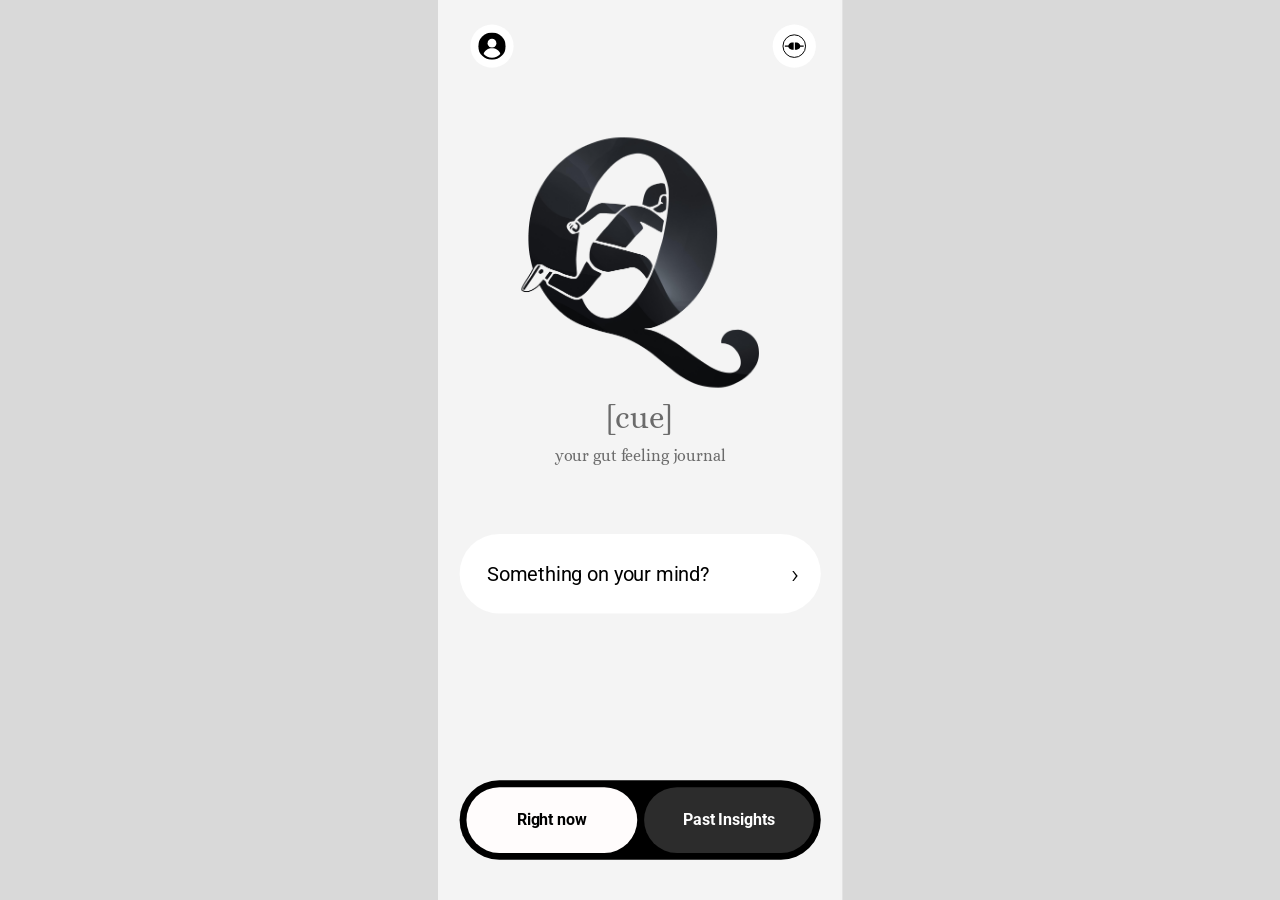
<file: app/index.html>
<!doctype html>
<html lang="en">
  <head>
    <meta charset="UTF-8" />
    <link rel="icon" type="image/svg+xml" href="./favicon.svg" />
    <meta name="viewport" content="width=device-width, initial-scale=1.0" />
    <title>webapp</title>
    <script type="module" crossorigin src="./assets/index-ByKbYxyK.js"></script>
    <link rel="stylesheet" crossorigin href="./assets/index-2Q7NHDTg.css">
  </head>
  <body>
    <div id="root"></div>
  </body>
</html>
</file>
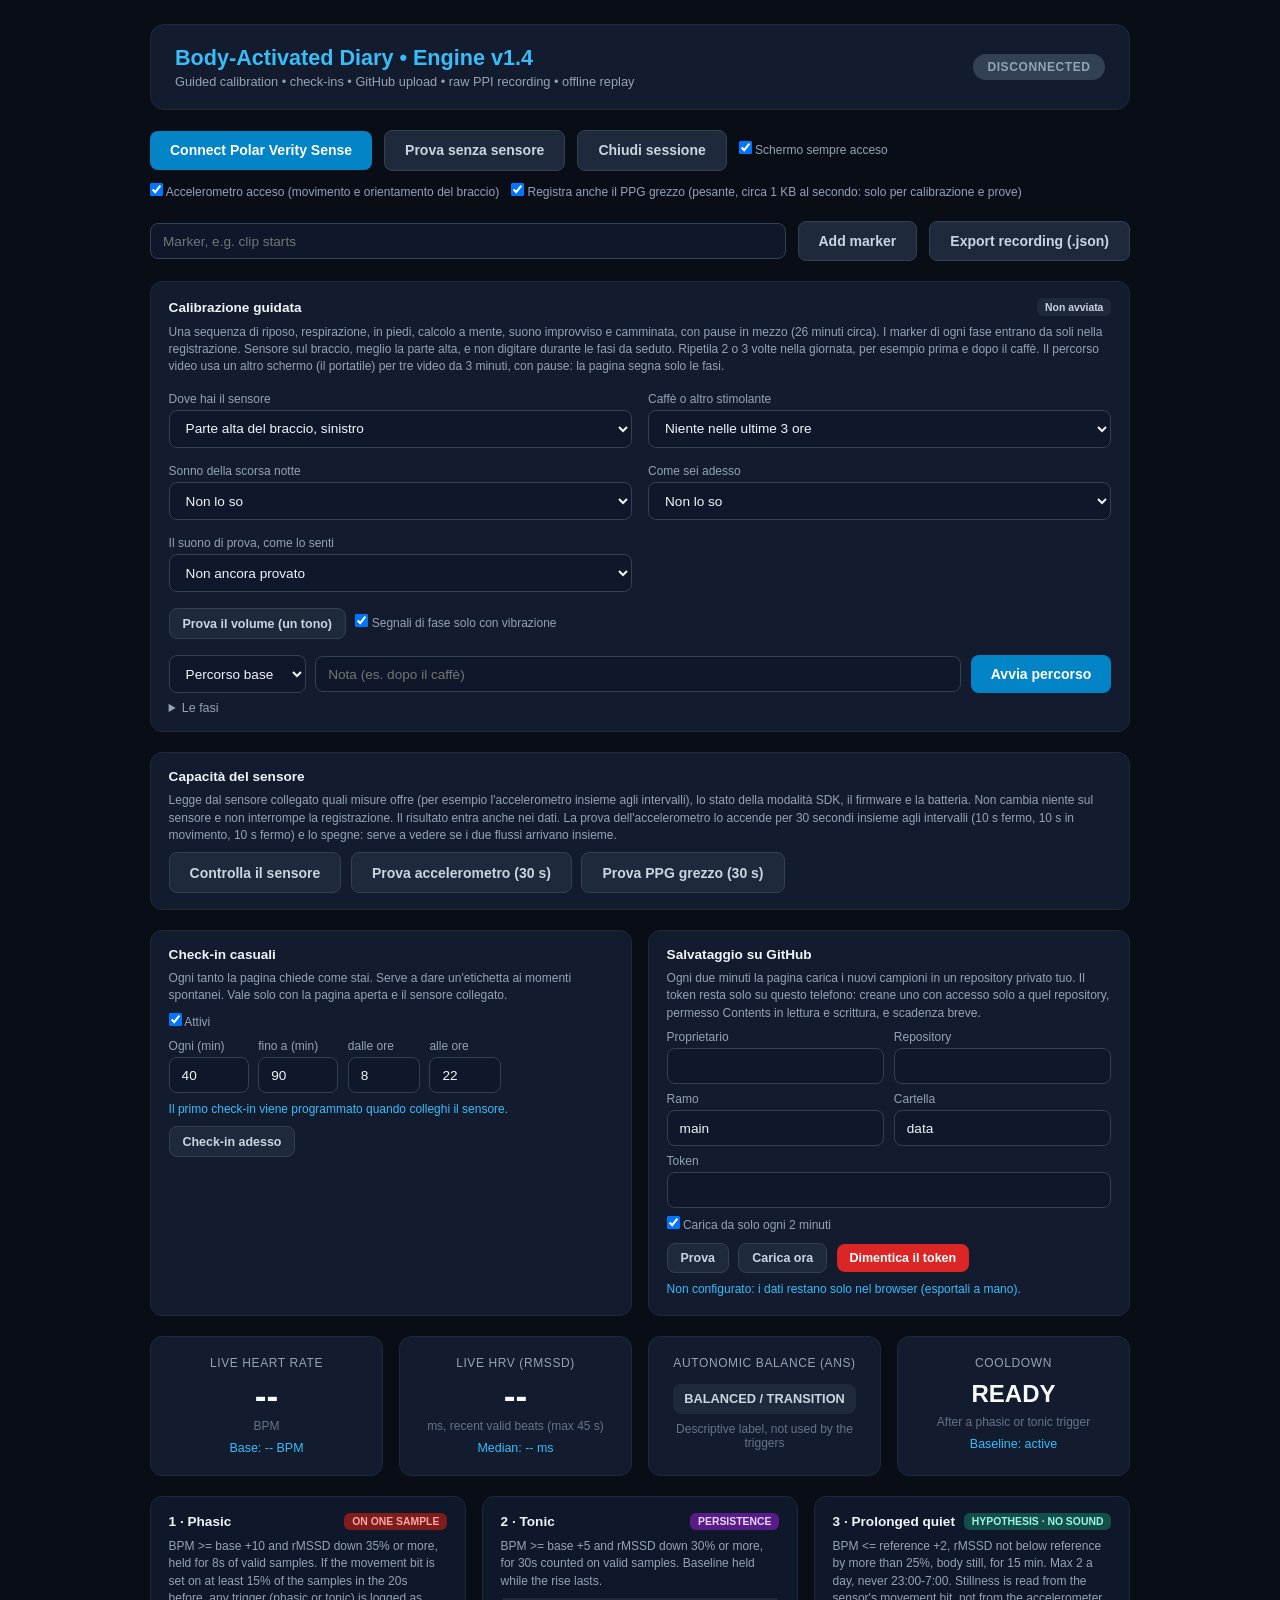
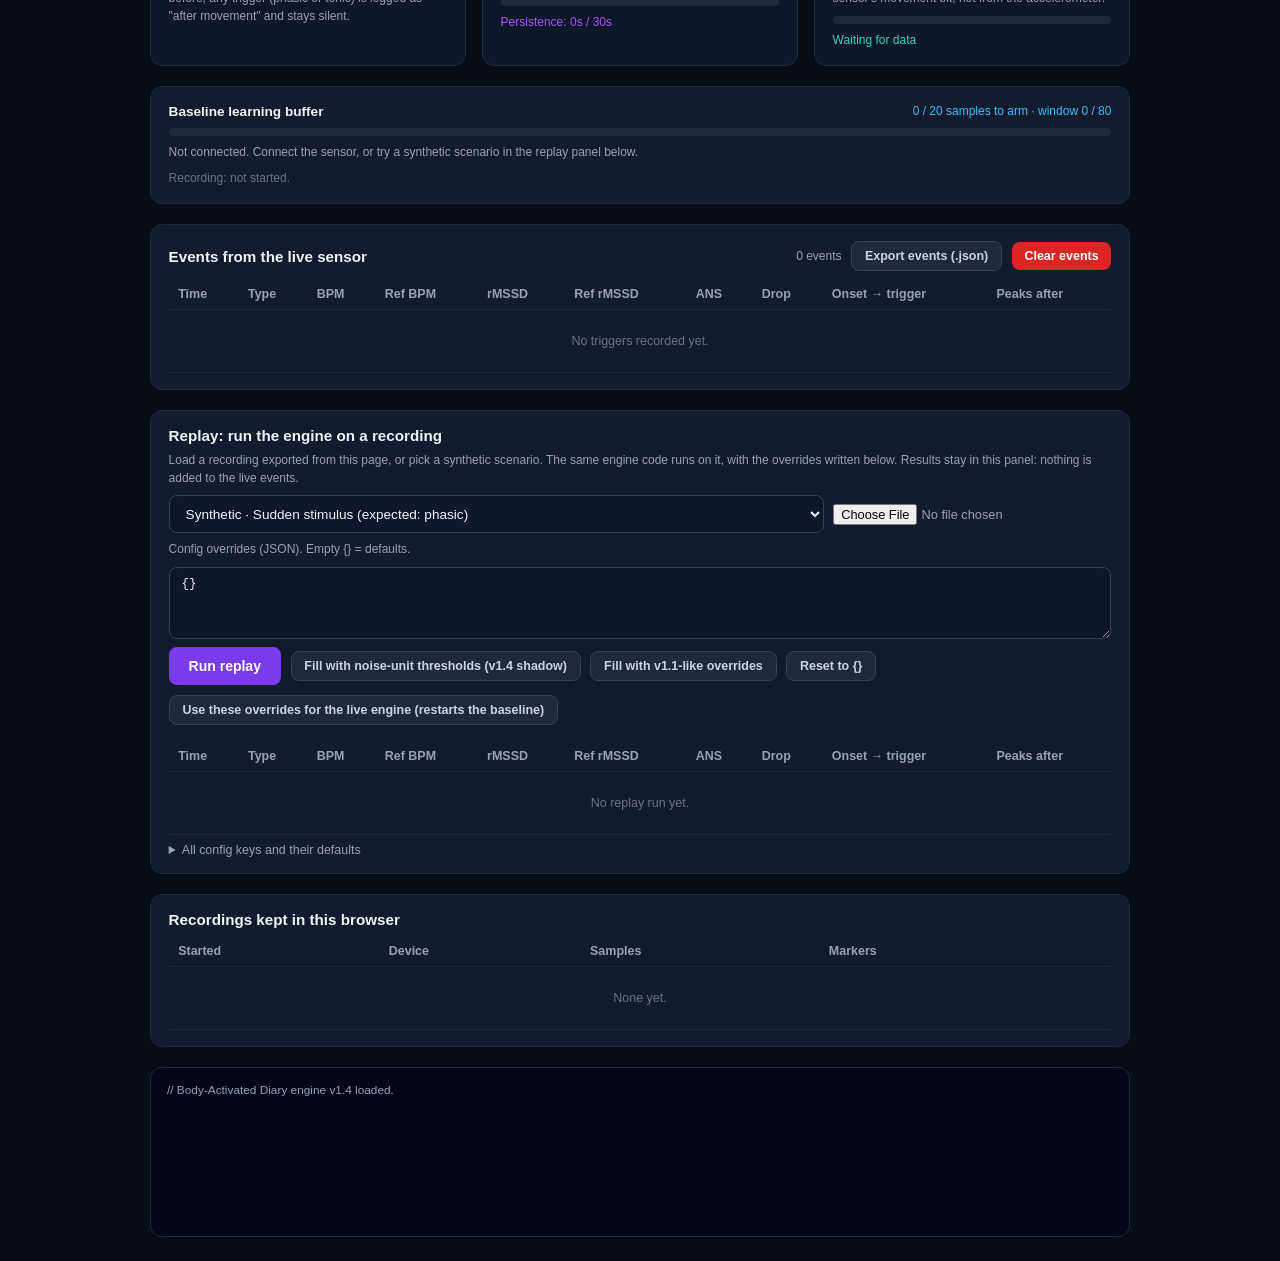
<file: v14.html>
<!DOCTYPE html>
<html lang="en">
<head>
  <meta charset="UTF-8">
  <meta name="viewport" content="width=device-width, initial-scale=1.0">
  <title>Body-Activated Diary - Engine v1.4</title>
  <style>
    * { box-sizing: border-box; margin: 0; padding: 0; font-family: -apple-system, BlinkMacSystemFont, "Segoe UI", Roboto, sans-serif; }
    body { background-color: #090d16; color: #f1f5f9; padding: 1.5rem; min-height: 100vh; display: flex; justify-content: center; }
    .wrapper { max-width: 980px; width: 100%; min-width: 0; display: flex; flex-direction: column; gap: 1.25rem; }
    .wrapper > *, .two > *, .pathways > *, .grid-metrics > * { min-width: 0; }
    html, body { overflow-x: hidden; }
    header { display: flex; justify-content: space-between; align-items: center; gap: 1rem; background: #131b2e; padding: 1.25rem 1.5rem; border-radius: 14px; border: 1px solid #1e293b; }
    h1 { font-size: 1.35rem; color: #38bdf8; font-weight: 700; }
    h2 { font-size: 0.95rem; font-weight: 700; }
    .subtitle { font-size: 0.8rem; color: #94a3b8; margin-top: 0.2rem; }
    .status-pill { padding: 0.4rem 0.9rem; border-radius: 9999px; font-size: 0.75rem; font-weight: 700; letter-spacing: 0.05em; text-transform: uppercase; background: #334155; color: #94a3b8; white-space: nowrap; }
    .status-pill.connected { background: #064e3b; color: #34d399; }
    .status-pill.monitoring { background: #0284c7; color: #ffffff; }
    .status-pill.triggered { background: #991b1b; color: #fca5a5; animation: pulse 1s infinite; }
    @keyframes pulse { 0%, 100% { opacity: 1; } 50% { opacity: 0.5; } }

    .controls-bar { display: flex; gap: 0.75rem; flex-wrap: wrap; align-items: center; }
    button { padding: 0.7rem 1.25rem; border-radius: 8px; font-size: 0.875rem; font-weight: 600; border: none; cursor: pointer; transition: all 0.2s; }
    .btn-primary { background: #0284c7; color: white; }
    .btn-primary:hover { background: #0369a1; }
    .btn-secondary { background: #1e293b; color: #cbd5e1; border: 1px solid #334155; }
    .btn-secondary:hover { background: #334155; color: white; }
    .btn-danger { background: #dc2626; color: white; }
    .btn-danger:hover { background: #b91c1c; }
    .btn-mock { background: #7c3aed; color: white; }
    .btn-mock:hover { background: #6d28d9; }
    .btn-small { padding: 0.45rem 0.8rem; font-size: 0.78rem; }
    button:disabled { opacity: 0.5; cursor: not-allowed; }
    input[type="text"], select, textarea { background: #0f172a; color: #f1f5f9; border: 1px solid #334155; border-radius: 8px; padding: 0.6rem 0.75rem; font-size: 0.85rem; }
    textarea { width: 100%; min-height: 4.5rem; font-family: ui-monospace, Consolas, monospace; font-size: 0.78rem; }
    input[type="file"] { font-size: 0.8rem; color: #94a3b8; }

    .grid-metrics { display: grid; grid-template-columns: repeat(4, 1fr); gap: 1rem; }
    .metric-card { background: #131b2e; border: 1px solid #1e293b; border-radius: 12px; padding: 1.2rem; text-align: center; }
    .metric-title { font-size: 0.75rem; color: #94a3b8; text-transform: uppercase; letter-spacing: 0.05em; margin-bottom: 0.4rem; }
    .metric-val { font-size: 2.2rem; font-weight: 800; color: #f8fafc; }
    .metric-unit { font-size: 0.75rem; color: #64748b; margin-top: 0.2rem; }
    .metric-sub { font-size: 0.78rem; color: #38bdf8; margin-top: 0.5rem; }
    .ans-badge { display: inline-block; padding: 0.45rem 0.7rem; border-radius: 8px; font-size: 0.8rem; font-weight: 700; margin-top: 0.5rem; }
    .ans-balanced { background: #1e293b; color: #cbd5e1; }
    .ans-sympathetic { background: #7f1d1d; color: #fca5a5; }
    .ans-coactivation { background: #581c87; color: #e9d5ff; }
    .ans-parasympathetic { background: #064e3b; color: #6ee7b7; }

    .pathways { display: grid; grid-template-columns: repeat(3, 1fr); gap: 1rem; }
    .box { background: #0f172a; border: 1px solid #1e293b; border-radius: 12px; padding: 1rem 1.1rem; display: flex; flex-direction: column; gap: 0.5rem; }
    .box.panel { background: #131b2e; }
    .box-header { display: flex; justify-content: space-between; align-items: center; gap: 0.5rem; }
    .box-title { font-size: 0.85rem; font-weight: 700; }
    .tag { font-size: 0.65rem; font-weight: 700; padding: 0.2rem 0.5rem; border-radius: 6px; white-space: nowrap; }
    .small { font-size: 0.75rem; color: #94a3b8; line-height: 1.45; }
    .dim { color: #64748b; }
    .progress-bar-bg { background: #1e293b; border-radius: 9999px; height: 8px; overflow: hidden; }
    .progress-bar-fill { background: #38bdf8; height: 100%; width: 0%; transition: width 0.3s; }
    .row { display: flex; gap: 0.6rem; flex-wrap: wrap; align-items: center; }
    .spread { display: flex; justify-content: space-between; align-items: center; gap: 0.75rem; flex-wrap: wrap; }

    .table-wrapper { overflow-x: auto; max-height: 300px; overflow-y: auto; }
    table { width: 100%; border-collapse: collapse; font-size: 0.78rem; }
    th { text-align: left; color: #94a3b8; font-weight: 600; padding: 0.5rem 0.6rem; border-bottom: 1px solid #1e293b; position: sticky; top: 0; background: #131b2e; white-space: nowrap; }
    td { padding: 0.5rem 0.6rem; border-bottom: 1px solid #1e293b; white-space: nowrap; }
    td.empty { text-align: center; color: #64748b; padding: 1.5rem; }
    .type-tag { padding: 0.15rem 0.5rem; border-radius: 6px; font-size: 0.68rem; font-weight: 700; }
    .type-phasic { background: #7f1d1d; color: #fca5a5; }
    .type-tonic { background: #581c87; color: #e9d5ff; }
    .type-quiet { background: #134e4a; color: #99f6e4; }

    .logs-panel { background: #020617; color: #94a3b8; font-family: ui-monospace, Consolas, monospace; font-size: 0.74rem; padding: 0.9rem 1rem; border-radius: 12px; height: 170px; overflow-y: auto; border: 1px solid #1e293b; }
    .log-line { margin-bottom: 0.2rem; }
    pre { background: #020617; border: 1px solid #1e293b; border-radius: 8px; padding: 0.75rem; font-size: 0.72rem; color: #94a3b8; overflow-x: auto; max-height: 260px; }
    details summary { cursor: pointer; font-size: 0.78rem; color: #94a3b8; }

    .proto-title { font-size: 1.5rem; font-weight: 800; color: #f8fafc; }
    .proto-clock { font-size: 3rem; font-weight: 800; color: #38bdf8; font-variant-numeric: tabular-nums; }
    .proto-text { font-size: 1rem; line-height: 1.5; color: #cbd5e1; }
    #pacer { width: 90px; height: 90px; border-radius: 50%; background: #0284c7; margin: 0.5rem auto; animation: breathe 10s ease-in-out infinite; }
    @keyframes tempo { 0% { opacity: 1; transform: scale(1.15); } 18% { opacity: 0.12; transform: scale(0.8); } 100% { opacity: 0.12; transform: scale(0.8); } }
    #tempoDot { width: 56px; height: 56px; border-radius: 50%; background: #f59e0b; margin: 0.5rem auto; animation: tempo 4s linear infinite; }
    @keyframes breathe { 0%, 100% { transform: scale(0.55); opacity: 0.6; } 50% { transform: scale(1.5); opacity: 1; } }
    .two { display: grid; grid-template-columns: repeat(2, 1fr); gap: 1rem; }
    .field { display: flex; flex-direction: column; gap: 0.25rem; font-size: 0.75rem; color: #94a3b8; }
    .field input { width: 100%; }
    input[type="password"], input[type="number"] { background: #0f172a; color: #f1f5f9; border: 1px solid #334155; border-radius: 8px; padding: 0.6rem 0.75rem; font-size: 0.85rem; }
    .modal { position: fixed; inset: 0; background: rgba(2, 6, 23, 0.92); display: flex; align-items: flex-start; justify-content: center; padding: 1rem; z-index: 50; overflow-y: auto; }
    .modal[hidden] { display: none; }
    .modal-card { margin: auto; background: #131b2e; border: 1px solid #334155; border-radius: 14px; padding: 1.25rem; width: 100%; max-width: 460px; display: flex; flex-direction: column; gap: 0.8rem; }
    .scale-row { display: grid; grid-template-columns: repeat(5, 1fr); gap: 0.4rem; }
    .scale-btn { padding: 0.6rem 0; font-size: 1rem; min-height: 3rem; }
    .ends { display: flex; justify-content: space-between; font-size: 0.7rem; color: #94a3b8; margin-top: -0.4rem; }
    .attn { outline: 2px solid #f59e0b; outline-offset: 3px; border-radius: 0.5rem; padding: 0.35rem; }
    .scale-btn.picked { background: #0284c7; color: #fff; border-color: #0284c7; }
    @media (max-width: 800px) {
      body { padding: 0.75rem; }
      header { flex-direction: column; align-items: flex-start; }
      .two { grid-template-columns: 1fr; }
      button { min-height: 2.75rem; }
      .proto-clock { font-size: 2.6rem; }
    }
    @media (max-width: 800px) { .grid-metrics { grid-template-columns: repeat(2, 1fr); } .pathways { grid-template-columns: 1fr; } }
  </style>
</head>
<body>
  <div class="wrapper">
    <header>
      <div>
        <h1>Body-Activated Diary • Engine v1.4</h1>
        <div class="subtitle">Guided calibration • check-ins • GitHub upload • raw PPI recording • offline replay</div>
      </div>
      <div id="statusPill" class="status-pill">Disconnected</div>
    </header>

    <div class="controls-bar">
      <button id="connectBtn" class="btn-primary">Connect Polar Verity Sense</button>
      <button id="simBtn" class="btn-secondary">Prova senza sensore</button>
      <button id="simBoostBtn" class="btn-mock" style="display:none;">Simula stimolo (40 s)</button>
      <button id="endBtn" class="btn-secondary">Chiudi sessione</button>
      <label class="small"><input type="checkbox" id="wakeChk" checked> Schermo sempre acceso</label>
      <label class="small"><input type="checkbox" id="accChk" checked> Accelerometro acceso (movimento e orientamento del braccio)</label>
      <label class="small"><input type="checkbox" id="ppgChk"> Registra anche il PPG grezzo (pesante, circa 1 KB al secondo: solo per calibrazione e prove)</label>
      <span id="wakeNote" class="small" style="color:#fbbf24;"></span>
    </div>
    <div class="controls-bar">
      <input id="markerInput" type="text" placeholder="Marker, e.g. clip starts" style="flex: 1; min-width: 180px;">
      <button id="markerBtn" class="btn-secondary">Add marker</button>
      <button id="exportRecBtn" class="btn-secondary">Export recording (.json)</button>
    </div>

    <!-- Guided calibration -->
    <div class="box panel">
      <div class="spread">
        <span class="box-title">Calibrazione guidata</span>
        <span id="protoStatus" class="tag" style="background:#1e293b; color:#cbd5e1;">Non avviata</span>
      </div>
      <div class="small">Una sequenza di riposo, respirazione, in piedi, calcolo a mente, suono improvviso e camminata, con pause in mezzo (<span id="protoTotal"></span>). I marker di ogni fase entrano da soli nella registrazione. Sensore sul braccio, meglio la parte alta, e non digitare durante le fasi da seduto. Ripetila 2 o 3 volte nella giornata, per esempio prima e dopo il caffè. Il percorso video usa un altro schermo (il portatile) per tre video da 3 minuti, con pause: la pagina segna solo le fasi.</div>
      <div id="ctxBox" class="two" style="margin: 0.5rem 0;">
        <label class="field">Dove hai il sensore<select id="ctxPlace"></select></label>
        <label class="field">Caffè o altro stimolante<select id="ctxCaf"></select></label>
        <label class="field">Sonno della scorsa notte<select id="ctxSleep"></select></label>
        <label class="field">Come sei adesso<select id="ctxTired"></select></label>
        <label class="field">Il suono di prova, come lo senti<select id="ctxVol"></select></label>
      </div>
      <div class="row" style="margin-bottom:0.5rem;">
        <button id="volTestBtn" class="btn-secondary btn-small" type="button">Prova il volume (un tono)</button>
        <label class="small"><input id="cueSilent" type="checkbox" checked> Segnali di fase solo con vibrazione</label>
      </div>
      <div class="row">
        <select id="protoSel" style="max-width: 11rem;"><option value="base">Percorso base</option><option value="video">Percorso video</option></select>
        <input id="protoNote" type="text" placeholder="Nota (es. dopo il caffè)" style="flex:1; min-width: 180px;">
        <button id="protoStartBtn" class="btn-primary">Avvia percorso</button>
      </div>
      <div id="protoRun" style="display:none; text-align:center;">
        <div id="protoStep" class="small"></div>
        <div id="protoTitle" class="proto-title"></div>
        <div id="pacer" style="display:none;"></div>
        <div id="tempoDot" style="display:none;"></div>
        <div id="protoText" class="proto-text"></div>
        <div id="protoClock" class="proto-clock"></div>
        <div id="rateRow" style="display:none; margin:0.5rem 0;">
          <div id="rateLbl" class="small"></div>
          <div id="rateBtns" class="row" style="justify-content:center;"></div>
        </div>
        <div id="vidRow" style="display:none; margin:0.5rem 0;">
          <label class="field">Cosa stai guardando<select id="vidContent"><option value="neutral">Neutro</option><option value="fear">Paura (horror)</option><option value="arousing">Alta attivazione</option><option value="other">Altro</option></select></label>
        </div>
        <div class="progress-bar-bg"><div id="protoBar" class="progress-bar-fill"></div></div>
        <div class="row" style="justify-content:center; margin-top:0.75rem;">
          <button id="feltBtn" class="btn-mock" style="display:none;">Mi sono spaventato (con l'altra mano)</button>
          <button id="protoSkipBtn" class="btn-secondary btn-small">Salta fase</button>
          <button id="protoStopBtn" class="btn-danger btn-small">Interrompi</button>
        </div>
      </div>
      <details><summary>Le fasi</summary><ol id="protoList" class="small" style="padding-left:1.2rem; margin-top:0.4rem;"></ol></details>
    </div>

    <!-- Sensor capabilities -->
    <div class="box panel">
      <span class="box-title">Capacità del sensore</span>
      <div class="small">Legge dal sensore collegato quali misure offre (per esempio l'accelerometro insieme agli intervalli), lo stato della modalità SDK, il firmware e la batteria. Non cambia niente sul sensore e non interrompe la registrazione. Il risultato entra anche nei dati. La prova dell'accelerometro lo accende per 30 secondi insieme agli intervalli (10 s fermo, 10 s in movimento, 10 s fermo) e lo spegne: serve a vedere se i due flussi arrivano insieme.</div>
      <div class="row">
        <button id="capBtn" class="btn-secondary" type="button">Controlla il sensore</button>
        <button id="accBtn" class="btn-secondary" type="button">Prova accelerometro (30 s)</button>
        <button id="ppgBtn" class="btn-secondary" type="button">Prova PPG grezzo (30 s)</button>
        <button id="capCopyBtn" class="btn-secondary btn-small" type="button" style="display:none;">Copia</button>
      </div>
      <pre id="capOut" class="small" style="display:none; white-space:pre-wrap; word-break:break-word; margin-top:0.5rem;"></pre>
    </div>

    <div class="two">
      <!-- Check-ins -->
      <div class="box panel">
        <span class="box-title">Check-in casuali</span>
        <div class="small">Ogni tanto la pagina chiede come stai. Serve a dare un'etichetta ai momenti spontanei. Vale solo con la pagina aperta e il sensore collegato.</div>
        <label class="small"><input type="checkbox" id="ciEnabled"> Attivi</label>
        <div class="row">
          <label class="field">Ogni (min)<input id="ciMin" type="number" min="1" style="width:5rem;"></label>
          <label class="field">fino a (min)<input id="ciMax" type="number" min="1" style="width:5rem;"></label>
          <label class="field">dalle ore<input id="ciFrom" type="number" min="0" max="23" style="width:4.5rem;"></label>
          <label class="field">alle ore<input id="ciTo" type="number" min="1" max="24" style="width:4.5rem;"></label>
        </div>
        <div id="ciInfo" class="small" style="color:#38bdf8;"></div>
        <div><button id="ciNowBtn" class="btn-secondary btn-small">Check-in adesso</button></div>
      </div>

      <!-- GitHub upload -->
      <div class="box panel">
        <span class="box-title">Salvataggio su GitHub</span>
        <div class="small">Ogni due minuti la pagina carica i nuovi campioni in un repository privato tuo. Il token resta solo su questo telefono: creane uno con accesso solo a quel repository, permesso Contents in lettura e scrittura, e scadenza breve.</div>
        <div class="row">
          <label class="field" style="flex:1;">Proprietario<input id="ghOwner" type="text" autocapitalize="off" autocomplete="off"></label>
          <label class="field" style="flex:1;">Repository<input id="ghRepo" type="text" autocapitalize="off" autocomplete="off"></label>
        </div>
        <div class="row">
          <label class="field" style="flex:1;">Ramo<input id="ghBranch" type="text" autocapitalize="off" autocomplete="off"></label>
          <label class="field" style="flex:1;">Cartella<input id="ghFolder" type="text" autocapitalize="off" autocomplete="off"></label>
        </div>
        <label class="field">Token<input id="ghToken" type="password" autocomplete="off"></label>
        <label class="small"><input type="checkbox" id="ghAuto"> Carica da solo ogni 2 minuti</label>
        <div class="row">
          <button id="ghTestBtn" class="btn-secondary btn-small">Prova</button>
          <button id="ghNowBtn" class="btn-secondary btn-small">Carica ora</button>
          <button id="ghForgetBtn" class="btn-danger btn-small">Dimentica il token</button>
        </div>
        <div id="syncStatus" class="small" style="color:#38bdf8;"></div>
      </div>
    </div>

    <!-- Check-in dialog -->
    <div id="checkinModal" class="modal" hidden>
      <div class="modal-card">
        <h2 style="font-size:1.1rem;">Come stai in questo momento?</h2>
        <div class="small">Quanto è piacevole o spiacevole?</div>
        <div id="valRow" class="scale-row"></div>
        <div class="ends"><span>molto spiacevole</span><span>molto piacevole</span></div>
        <div class="small">Quanto ti senti carico o agitato?</div>
        <div id="aroRow" class="scale-row"></div>
        <div class="ends"><span>molto calmo</span><span>molto carico</span></div>
        <label class="field">Cosa stai facendo<select id="actSel"></select></label>
        <input id="ciNote" type="text" placeholder="Una riga, se vuoi">
        <div class="row">
          <button id="ciSave" class="btn-primary" disabled>Salva</button>
          <button id="ciLater" class="btn-secondary">Tra 10 minuti</button>
          <button id="ciSkip" class="btn-secondary">Salta</button>
        </div>
      </div>
    </div>

    <!-- Live metrics -->
    <div class="grid-metrics">
      <div class="metric-card">
        <div class="metric-title">Live Heart Rate</div>
        <div id="liveBpm" class="metric-val">--</div>
        <div class="metric-unit">BPM</div>
        <div id="baseBpm" class="metric-sub">Base: -- BPM</div>
      </div>
      <div class="metric-card">
        <div class="metric-title">Live HRV (rMSSD)</div>
        <div id="liveRmssd" class="metric-val">--</div>
        <div class="metric-unit">ms, recent valid beats (max 45 s)</div>
        <div id="baseRmssd" class="metric-sub">Median: -- ms</div>
      </div>
      <div class="metric-card">
        <div class="metric-title">Autonomic Balance (ANS)</div>
        <div id="ansState" class="ans-badge ans-balanced">BALANCED</div>
        <div class="metric-unit" style="margin-top: 0.5rem;">Descriptive label, not used by the triggers</div>
      </div>
      <div class="metric-card">
        <div class="metric-title">Cooldown</div>
        <div id="cooldownVal" class="metric-val" style="font-size: 1.5rem; line-height: 2.2rem;">READY</div>
        <div class="metric-unit">After a phasic or tonic trigger</div>
        <div id="freezeStatus" class="metric-sub">Baseline: active</div>
      </div>
    </div>

    <!-- Pathways -->
    <div class="pathways">
      <div class="box">
        <div class="box-header">
          <span class="box-title">1 · Phasic</span>
          <span class="tag" style="background: #7f1d1d; color: #fca5a5;">ON ONE SAMPLE</span>
        </div>
        <div id="phasicRule" class="small"></div>
      </div>
      <div class="box">
        <div class="box-header">
          <span class="box-title">2 · Tonic</span>
          <span class="tag" style="background: #581c87; color: #e9d5ff;">PERSISTENCE</span>
        </div>
        <div id="tonicRule" class="small"></div>
        <div class="progress-bar-bg"><div id="tonicProgressBar" class="progress-bar-fill" style="background: #a855f7;"></div></div>
        <div id="tonicCounterText" class="small" style="color: #a855f7;">Persistence: 0s</div>
      </div>
      <div class="box">
        <div class="box-header">
          <span class="box-title">3 · Prolonged quiet</span>
          <span class="tag" style="background: #134e4a; color: #99f6e4;">HYPOTHESIS · NO SOUND</span>
        </div>
        <div id="quietRule" class="small"></div>
        <div class="progress-bar-bg"><div id="quietProgressBar" class="progress-bar-fill" style="background: #2dd4bf;"></div></div>
        <div id="quietText" class="small" style="color: #2dd4bf;">Waiting for data</div>
      </div>
    </div>

    <!-- Baseline + signal -->
    <div class="box panel">
      <div class="spread">
        <span class="box-title">Baseline learning buffer</span>
        <span id="bufferCounter" class="small" style="color: #38bdf8;">0 samples</span>
      </div>
      <div class="progress-bar-bg"><div id="progressBar" class="progress-bar-fill"></div></div>
      <div id="signalText" class="small">Not connected. Connect the sensor, or try a synthetic scenario in the replay panel below.</div>
      <div id="recText" class="small dim">Recording: not started.</div>
    </div>

    <!-- Events -->
    <div class="box panel">
      <div class="spread">
        <h2>Events from the live sensor</h2>
        <div class="row">
          <span id="eventCountBadge" class="small">0 events</span>
          <button id="exportJsonBtn" class="btn-secondary btn-small">Export events (.json)</button>
          <button id="clearStorageBtn" class="btn-danger btn-small">Clear events</button>
        </div>
      </div>
      <div class="table-wrapper">
        <table>
          <thead><tr><th>Time</th><th>Type</th><th>BPM</th><th>Ref BPM</th><th>rMSSD</th><th>Ref rMSSD</th><th>ANS</th><th>Drop</th><th>Onset → trigger</th><th>Peaks after</th></tr></thead>
          <tbody id="eventsBody"><tr><td colspan="10" class="empty">No triggers recorded yet.</td></tr></tbody>
        </table>
      </div>
    </div>

    <!-- Replay -->
    <div class="box panel">
      <h2>Replay: run the engine on a recording</h2>
      <div class="small">Load a recording exported from this page, or pick a synthetic scenario. The same engine code runs on it, with the overrides written below. Results stay in this panel: nothing is added to the live events.</div>
      <div class="row">
        <select id="replaySource"></select>
        <input id="replayFile" type="file" accept=".json,application/json">
      </div>
      <div class="small">Config overrides (JSON). Empty <code>{}</code> = defaults.</div>
      <textarea id="configBox" spellcheck="false">{}</textarea>
      <div class="row">
        <button id="replayBtn" class="btn-mock">Run replay</button>
        <button id="noiseBtn" class="btn-secondary btn-small">Fill with noise-unit thresholds (v1.4 shadow)</button>
        <button id="compatBtn" class="btn-secondary btn-small">Fill with v1.1-like overrides</button>
        <button id="resetCfgBtn" class="btn-secondary btn-small">Reset to {}</button>
        <button id="applyLiveBtn" class="btn-secondary btn-small">Use these overrides for the live engine (restarts the baseline)</button>
      </div>
      <div id="replaySummary" class="small"></div>
      <div class="table-wrapper">
        <table>
          <thead><tr><th>Time</th><th>Type</th><th>BPM</th><th>Ref BPM</th><th>rMSSD</th><th>Ref rMSSD</th><th>ANS</th><th>Drop</th><th>Onset → trigger</th><th>Peaks after</th></tr></thead>
          <tbody id="replayBody"><tr><td colspan="10" class="empty">No replay run yet.</td></tr></tbody>
        </table>
      </div>
      <details>
        <summary>All config keys and their defaults</summary>
        <pre id="defaultsPre"></pre>
      </details>
    </div>

    <!-- Stored recordings -->
    <div class="box panel">
      <div class="spread">
        <h2>Recordings kept in this browser</h2>
        <span id="storageNote" class="small dim"></span>
      </div>
      <div class="table-wrapper" style="max-height: 200px;">
        <table>
          <thead><tr><th>Started</th><th>Device</th><th>Samples</th><th>Markers</th><th></th></tr></thead>
          <tbody id="sessionsBody"><tr><td colspan="5" class="empty">None yet.</td></tr></tbody>
        </table>
      </div>
    </div>

    <div class="logs-panel" id="terminalLogs">
      <div class="log-line">// Body-Activated Diary engine v1.4 loaded.</div>
    </div>
  </div>

  <script>
// ============================================================================
// ENGINE CORE v1.3 — pure logic: no DOM, no Bluetooth, no wall clock.
// Feed it samples with ingest({ ts, ppi, hr, err, blocker }) and it returns
// what happened (events, event updates, log lines). Time comes only from the
// sample timestamps, so the same code runs live and on a recording (replay).
// ============================================================================
const ENGINE_VERSION = '1.4.1';

// All values are starting points, not validated thresholds.
const DEFAULT_CONFIG = {
  // --- Sample quality gate
  PPI_MIN_MS: 300,
  PPI_MAX_MS: 2000,
  ERROR_ESTIMATE_MAX_MS: 30,        // Polar: above 30 ms likely artefact. null = filter off (v1.1 behaviour)
  MAX_SAMPLE_GAP_S: 10,             // no valid sample for this long = discontinuity

  // --- rMSSD
  RMSSD_BUFFER_SIZE: 30,
  RMSSD_MIN_PAIRS: 4,               // v1.1 asked for 5 intervals = 4 differences
  RMSSD_ADJACENT_ONLY: true,        // skip differences across a discarded beat. false = v1.1 behaviour
  RMSSD_MAX_SPAN_S: 45,             // v1.3: beats older than this are dropped from the rMSSD buffer, so a long hole in the
                                    // signal cannot leave a stale value standing in. null = no limit (v1.1, v1.2). A longer
                                    // buffer (RMSSD_BUFFER_SIZE 60) needs a longer span (about 90).
  BPM_FROM_PPI: true,               // v1.3: BPM = 60000 / mean PPI of the last BPM_PPI_BEATS beats. false = the sensor's own
                                    // HR field (v1.1, v1.2), which showed 37 BPM for a minute on 12 Nov 2026
  BPM_PPI_BEATS: 8,

  // --- Baseline (same as v1.1 unless a flag is changed)
  MIN_BASELINE_SAMPLES: 20,
  MAX_BASELINE_HISTORY: 80,
  BASELINE_BPM_STAT: 'mean',        // 'mean' (v1.1) | 'median'
  FREEZE_BASELINE_WHILE_ELEVATED: true,  // baseline stops following a rise in progress. false = v1.1 behaviour
  REARM_AFTER_RELEASE: true,        // after a trigger, no new one until the rise has ended once. false = v1.1 behaviour

  // --- Pathway 1: phasic
  PHASIC_DROP_PERCENT: 0.35,
  PHASIC_BPM_RISE: 10,
  PHASIC_MAX_ONSET_S: null,         // null = v1.1 rule (fires whenever thresholds are met).
                                    // A number = phasic only if reached within N s from the start of the rise.
  PHASIC_MIN_S: 8,                  // v1.3: the strict thresholds must hold this long (on valid samples) before a phasic
                                    // trigger. 0 = on one sample (v1.1, v1.2). A first value, to tune with labelled data.

  // --- Movement context (v1.3, hypothesis from 5 candidate triggers on one person, not validated)
  MOVEMENT_CONTEXT: 'tag',          // 'tag' = a trigger preceded by a lot of movement is kept in the log but marked
                                    // (context 'movement', notify false: no chime, no invite). 'off' = every trigger notifies (v1.1 to v1.3 first build).
  MOVEMENT_WINDOW_S: 20,            // look-back before the trigger
  MOVEMENT_BLOCKED_FRACTION: 0.15,  // share of samples in the window with the sensor's movement bit

  // --- v1.4 (replay experiment): movement from the accelerometer, thresholds in units of the person's own noise
  MOVEMENT_SOURCE: 'acc',           // 'acc' = share of samples with mov >= MOVEMENT_MOV_MG (falls back to the blocker bit
                                    // when the sample has no accelerometer value). 'blocker' = v1.3.1 behaviour.
  MOVEMENT_MOV_MG: 40,              // sd of the acceleration magnitude over 2 s, milli-g (indicative value, 3_Sistema 4.12)
  THRESHOLD_MODE: 'percent',        // 'percent' (v1.3.1, default) | 'noise'. In 'noise' mode the PHASIC_/TONIC_ percent and BPM
                                    // values above are not used; the Z values below are.
  NOISE_WINDOW_MIN: 10,             // robust spread (MAD) of BPM and ln(rMSSD) over this many minutes of unfrozen samples
  NOISE_MIN_MIN: 3,                 // minutes of history before the spread exists; until then no trigger in noise mode
  NOISE_SAMPLE_EVERY_S: 5,          // thinning, because consecutive rMSSD values overlap
  NOISE_MIN_SIGMA_BPM: 1.5,         // floors, so a very quiet stretch does not make tiny changes look big
  NOISE_MIN_SIGMA_LN: 0.10,
  NOISE_MIN_BPM_RISE: 4,            // absolute minimum effect, whatever the spread
  NOISE_MIN_LN_DROP: 0.25,          // about -22 % rMSSD
  PHASIC_Z_BPM: 3.5,
  PHASIC_Z_RMSSD: 3.0,
  TONIC_Z_BPM: 2.5,
  TONIC_Z_RMSSD: 2.0,

  // --- v1.4.1: window detector (used by the shadow engine 'finestra'). Instead of two thresholds crossed at the same moment for N seconds, it
  // looks at the last WINDOW_S seconds of valid samples: the share of samples that are above soft thresholds (in units of the person's own
  // noise, see THRESHOLD_MODE 'noise') must reach WINDOW_FRACTION. It does not fire if the orientation of the arm changed (posture).
  DETECTOR: 'threshold',            // 'threshold' (v1.3.1 rules) | 'window'
  WINDOW_S: 45,
  WINDOW_MIN_N: 20,                 // valid samples needed in the window
  WINDOW_FRACTION: 0.6,             // share of samples in the window that must be 'hot' to fire
  WINDOW_HOLD_FRACTION: 0.3,        // above this share the baseline is frozen and a new trigger waits for the share to fall below it
  WINDOW_Z_BPM: 1.5,
  WINDOW_Z_RMSSD: 1.0,
  WINDOW_MIN_BPM_RISE: 3,
  WINDOW_MIN_LN_DROP: 0.15,
  ORIENT_GATE: true,                // needs ax, ay, az on the samples; without them the gate does nothing
  ORIENT_CHANGE_DEG: 25,            // angle between the arm direction 150..45 s ago and in the last 10 s (indicative: one stand-up gave 32 deg)
  ORIENT_REF_START_S: 150,
  ORIENT_REF_END_S: 45,
  ORIENT_NOW_S: 10,

  // --- Pathway 2: tonic
  TONIC_DROP_PERCENT: 0.30,
  TONIC_BPM_RISE: 5,
  TONIC_PERSISTENCE_SECONDS: 30,

  COOLDOWN_SECONDS: 300,
  RESPONSE_WINDOW_SECONDS: 120,     // after a trigger, keep measuring peaks for this long

  // --- Pathway 3: prolonged quiet (ADR-24, hypothesis)
  QUIET_ENABLED: true,
  QUIET_SLOW_WINDOW_MIN: 45,        // slow reference: median of the last N minutes
  QUIET_MIN_HISTORY_MIN: 30,        // minutes of data needed before the slow reference exists
  QUIET_DURATION_MIN: 15,           // how long the quiet must last
  QUIET_BPM_MARGIN: 2,              // BPM <= reference + margin
  QUIET_RMSSD_TOLERANCE: 0.25,      // rMSSD >= reference * (1 - tolerance); a 30-beat rMSSD is noisy, 10% was too tight
  QUIET_MIN_OK_FRACTION: 0.90,      // share of valid samples in the window that meet the condition
  QUIET_MIN_VALID_FRACTION: 0.70,   // share of samples in the window that passed the quality gate
  QUIET_MAX_MOVED_FRACTION: 0.05,   // share of samples with the blocker bit (movement proxy, no accelerometer yet)
  QUIET_MAX_GAP_S: 60,              // a hole this long inside the window invalidates it
  QUIET_REARM_FRACTION: 0.50,       // after an invite, re-arm only once the quiet has clearly ended
  QUIET_MAX_PER_DAY: 2,
  QUIET_HOURS_START: 23,            // no invite between these local hours (start == end = no silent hours)
  QUIET_HOURS_END: 7,
  REST_BPM: null,                   // resting values from calibration, when they exist.
  REST_RMSSD: null                  // null = use the slow reference instead
};

// Overrides that make v1.3 decide like v1.1 (except the tonic timer, which now counts on samples).
const V1_1_COMPAT_CONFIG = {
  ERROR_ESTIMATE_MAX_MS: null,
  RMSSD_ADJACENT_ONLY: false,
  RMSSD_MAX_SPAN_S: null,
  BPM_FROM_PPI: false,
  PHASIC_MIN_S: 0,
  MOVEMENT_CONTEXT: 'off',
  FREEZE_BASELINE_WHILE_ELEVATED: false,
  REARM_AFTER_RELEASE: false,
  PHASIC_MAX_ONSET_S: null,
  QUIET_ENABLED: false,
  MOVEMENT_SOURCE: 'blocker',
  THRESHOLD_MODE: 'percent',
  DETECTOR: 'threshold'
};
// v1.3.1 exactly (for before/after comparisons)
const V1_3_1_CONFIG = { MOVEMENT_SOURCE: 'blocker', THRESHOLD_MODE: 'percent' };
// Shadow engines (v1.4): they see the same beats as the live engine, write their events as markers (kind 'shadow') and never
// notify. Exploratory presets, chosen on a few sessions of one person: they exist to be compared on the next recordings.
const SHADOW_CONFIGS = [
  { id: 'finestra', label: 'frazione di campioni oltre soglie morbide in 45 s, non se cambia l\'orientamento del braccio',
    cfg: { DETECTOR: 'window', QUIET_ENABLED: false } },
  { id: 'rumore', label: 'soglie in unità di rumore personale',
    cfg: { THRESHOLD_MODE: 'noise', PHASIC_Z_BPM: 2.5, PHASIC_Z_RMSSD: 1.5, TONIC_Z_BPM: 2.0, TONIC_Z_RMSSD: 1.0, QUIET_ENABLED: false } },
  { id: 'solo_bpm', label: 'solo battito, in unità di rumore',
    cfg: { THRESHOLD_MODE: 'noise', PHASIC_Z_BPM: 3.5, TONIC_Z_BPM: 2.5, PHASIC_Z_RMSSD: -99, TONIC_Z_RMSSD: -99, NOISE_MIN_LN_DROP: -99, QUIET_ENABLED: false } }
];

function median(arr) {
  if (arr.length === 0) return 0;
  const sorted = [...arr].sort((a, b) => a - b);
  const mid = Math.floor(sorted.length / 2);
  return sorted.length % 2 !== 0 ? sorted[mid] : Math.round((sorted[mid - 1] + sorted[mid]) / 2);
}

function average(arr) {
  if (arr.length === 0) return 0;
  return Math.round(arr.reduce((a, v) => a + v, 0) / arr.length);
}

// buf: [{ ppi, adj }] where adj = this beat directly follows the previous entry
function computeRmssd(buf, cfg) {
  let sum = 0, pairs = 0;
  for (let i = 1; i < buf.length; i++) {
    if (cfg.RMSSD_ADJACENT_ONLY && !buf[i].adj) continue;
    const d = buf[i].ppi - buf[i - 1].ppi;
    sum += d * d;
    pairs++;
  }
  if (pairs < cfg.RMSSD_MIN_PAIRS) return null;
  return Math.round(Math.sqrt(sum / pairs));
}

function classifyAns(rmssd, bpm, baseRmssd, baseBpm) {
  if (!baseRmssd) return 'BALANCED';
  const ratio = rmssd / baseRmssd;
  const delta = bpm - baseBpm;
  if (ratio < 0.60 && delta >= 8) return 'SYMPATHETIC';
  if (ratio >= 0.60 && ratio <= 0.80 && delta >= 4 && delta < 10) return 'CO_ACTIVATION';
  if (ratio >= 0.85 && delta <= 2) return 'PARASYMPATHETIC';
  return 'BALANCED';
}

function createEngine(userConfig) {
  const cfg = Object.assign({}, DEFAULT_CONFIG, userConfig || {});
  const st = {
    total: 0, accepted: 0,
    rejected: { blocker: 0, range: 0, hr: 0, error_estimate: 0 },
    ppiBuf: [], prevAccepted: false, lastValidTs: null, lastTs: null,
    bpm: 0, rmssd: null,
    baseRmssdHist: [], baseBpmHist: [], baseRmssd: 0, baseBpm: 0,
    monitoring: false, cooldownUntil: 0,
    elevatedSince: null, tonicSeconds: 0, needRelease: false,
    moveRing: [],
    noise: [], noiseLastTs: 0, sigmaBpm: null, sigmaLn: null,
    orient: [], win: [], winHot: false, winFrac: 0, orientDeg: null, orientLogged: false,
    ans: 'BALANCED',
    tracking: null,
    // quiet pathway
    slow: [], slowHead: 0, slowRefBpm: null, slowRefRmssd: null, slowRefAt: null,
    qwin: [], qHead: 0, qAll: 0, qValid: 0, qOk: 0, qMoved: 0,
    qLastValidTs: null, qLastGapTs: null,
    quietArmed: true, quietDay: null, quietCount: 0, quietLast: null
  };

  function rejectReason(s) {
    if (s.blocker) return 'blocker';
    if (!(s.ppi >= cfg.PPI_MIN_MS && s.ppi <= cfg.PPI_MAX_MS)) return 'range';
    if (!(s.hr > 0)) return 'hr';
    if (cfg.ERROR_ESTIMATE_MAX_MS != null && s.err != null && s.err > cfg.ERROR_ESTIMATE_MAX_MS) return 'error_estimate';
    return null;
  }

  function inQuietHours(ts) {
    const a = cfg.QUIET_HOURS_START, b = cfg.QUIET_HOURS_END;
    if (a == null || b == null || a === b) return false;
    const h = new Date(ts).getHours();
    return a > b ? (h >= a || h < b) : (h >= a && h < b);
  }

  function dayKey(ts) {
    const d = new Date(ts);
    return d.getFullYear() * 10000 + (d.getMonth() + 1) * 100 + d.getDate();
  }

  function makeEvent(type, ts, extra) {
    return Object.assign({
      id: 'evt_' + Math.round(ts),
      timestamp: new Date(ts).toISOString(),
      engine_version: ENGINE_VERSION,
      is_mock: false,
      source: 'sensor',
      trigger_type: type,
      ans_state: st.ans,
      trigger_bpm: st.bpm,
      baseline_bpm: st.baseBpm,
      trigger_rmssd: st.rmssd,
      baseline_rmssd_median: st.baseRmssd,
      drop_percentage: st.baseRmssd > 0 ? Math.round((1 - st.rmssd / st.baseRmssd) * 100) : null,
      status: 'pending_reflection',
      user_valence: null,
      user_reflection: null
    }, extra || {});
  }

  function movementShare() {
    if (!st.moveRing.length) return 0;
    if (cfg.MOVEMENT_SOURCE === 'acc') {
      let n = 0, m = 0;
      for (const r of st.moveRing) if (r.m != null) { n++; if (r.m >= cfg.MOVEMENT_MOV_MG) m++; }
      if (n > 0) return m / n;
    }
    let b = 0;
    for (const r of st.moveRing) if (r.b) b++;
    return b / st.moveRing.length;
  }

  function mad(arr) {
    const m = median(arr.slice().sort((a, b) => a - b).map(x => x * 1000)) / 1000;
    const d = arr.map(x => Math.abs(x - m)).sort((a, b) => a - b);
    const mid = Math.floor(d.length / 2);
    const md = d.length % 2 ? d[mid] : (d[mid - 1] + d[mid]) / 2;
    return 1.4826 * md;
  }

  function updateNoise(ts) {
    if (ts - st.noiseLastTs < cfg.NOISE_SAMPLE_EVERY_S * 1000) return;
    st.noiseLastTs = ts;
    st.noise.push([ts, st.bpm, Math.log(st.rmssd)]);
    const from = ts - cfg.NOISE_WINDOW_MIN * 60000;
    while (st.noise.length && st.noise[0][0] < from) st.noise.shift();
    const span = st.noise.length ? st.noise[st.noise.length - 1][0] - st.noise[0][0] : 0;
    if (span >= cfg.NOISE_MIN_MIN * 60000 && st.noise.length >= 20) {
      st.sigmaBpm = Math.max(cfg.NOISE_MIN_SIGMA_BPM, mad(st.noise.map(r => r[1])));
      st.sigmaLn = Math.max(cfg.NOISE_MIN_SIGMA_LN, mad(st.noise.map(r => r[2])));
    } else { st.sigmaBpm = null; st.sigmaLn = null; }
  }

  function median3(arr) { const s = arr.slice().sort((a, b) => a - b), m = s.length >> 1; return s.length % 2 ? s[m] : (s[m - 1] + s[m]) / 2; }

  // Angle (degrees) between the mean arm direction some time ago and the one now; null when there is not enough accelerometer data.
  function orientAngle(ts) {
    const refA = ts - cfg.ORIENT_REF_START_S * 1000, refB = ts - cfg.ORIENT_REF_END_S * 1000, nowA = ts - cfg.ORIENT_NOW_S * 1000;
    const ref = [], now = [];
    for (const o of st.orient) { if (o.ts >= refA && o.ts < refB) ref.push(o.v); else if (o.ts >= nowA) now.push(o.v); }
    if (ref.length < 5 || now.length < 3) return null;
    const mv = a => [0, 1, 2].map(i => median3(a.map(v => v[i])));
    const u = mv(ref), v = mv(now);
    const nu = Math.hypot(u[0], u[1], u[2]), nv = Math.hypot(v[0], v[1], v[2]);
    if (!(nu > 0) || !(nv > 0)) return null;
    const c = Math.max(-1, Math.min(1, (u[0] * v[0] + u[1] * v[1] + u[2] * v[2]) / (nu * nv)));
    return Math.round(Math.acos(c) * 1800 / Math.PI) / 10;
  }

  function windowStep(ts, hit, inCooldown, out) {
    st.win.push({ ts, hit });
    while (st.win.length > 1 && ts - st.win[0].ts > cfg.WINDOW_S * 1000) st.win.shift();
    let h = 0; for (const w of st.win) if (w.hit) h++;
    const n = st.win.length, span = ts - st.win[0].ts, frac = n ? h / n : 0;
    st.winFrac = frac; st.winHot = frac >= cfg.WINDOW_HOLD_FRACTION;
    if (st.needRelease && frac < cfg.WINDOW_HOLD_FRACTION) st.needRelease = false;
    st.orientDeg = cfg.ORIENT_GATE ? orientAngle(ts) : null;
    if (!st.monitoring || inCooldown || st.needRelease) return;
    if (n < cfg.WINDOW_MIN_N || span < cfg.WINDOW_S * 1000 * 0.66 || frac < cfg.WINDOW_FRACTION) return;
    if (cfg.ORIENT_GATE && st.orientDeg !== null && st.orientDeg >= cfg.ORIENT_CHANGE_DEG) {
      if (!st.orientLogged) { st.orientLogged = true; out.push({ kind: 'log', msg: `Window above thresholds but the arm direction changed by ${st.orientDeg} deg: posture, no trigger.` }); }
      return;
    }
    st.orientLogged = false;
    fireArousal('window_score', ts, out);
    for (let i = out.length - 1; i >= 0; i--) if (out[i].kind === 'event') { out[i].event.window_fraction = Math.round(frac * 100) / 100; out[i].event.orientation_change_deg = st.orientDeg; break; }
  }

  function fireArousal(type, ts, out) {
    const onsetS = st.elevatedSince === null ? 0 : Math.round((ts - st.elevatedSince) / 100) / 10;
    const share = movementShare();
    const moved = cfg.MOVEMENT_CONTEXT === 'tag' && share >= cfg.MOVEMENT_BLOCKED_FRACTION;
    const ev = makeEvent(type, ts, {
      onset_to_trigger_s: onsetS, response: null,
      movement_share: Math.round(share * 100) / 100,
      z_bpm: st.sigmaBpm ? Math.round(((st.bpm - st.baseBpm) / st.sigmaBpm) * 10) / 10 : null,
      z_ln_rmssd: (st.sigmaLn && st.baseRmssd > 0 && st.rmssd > 0) ? Math.round(((Math.log(st.baseRmssd) - Math.log(st.rmssd)) / st.sigmaLn) * 10) / 10 : null,
      threshold_mode: cfg.THRESHOLD_MODE,
      context: moved ? 'movement' : null,
      notify: !moved
    });
    out.push({ kind: 'event', event: ev });
    out.push({ kind: 'log', msg: `TRIGGER [${type.toUpperCase()}]${moved ? ' (after movement, no notification)' : ''} | ANS: ${st.ans} | rMSSD: -${ev.drop_percentage}% | onset to trigger: ${onsetS}s` });
    st.tracking = {
      id: ev.id, triggerTs: ts, onsetTs: st.elevatedSince === null ? ts : st.elevatedSince,
      until: ts + cfg.RESPONSE_WINDOW_SECONDS * 1000,
      baseBpm: st.baseBpm, baseRmssd: st.baseRmssd,
      peakDelta: st.bpm - st.baseBpm, peakDeltaTs: ts,
      peakDrop: st.baseRmssd > 0 ? 1 - st.rmssd / st.baseRmssd : 0, peakDropTs: ts,
      endTs: null
    };
    st.cooldownUntil = ts + cfg.COOLDOWN_SECONDS * 1000;
    st.elevatedSince = null;
    st.tonicSeconds = 0;
    st.needRelease = true;
  }

  function closeTracking(out) {
    const tr = st.tracking;
    if (!tr) return;
    const s = ms => Math.round(ms / 100) / 10;
    out.push({
      kind: 'event_update', id: tr.id,
      response: {
        peak_bpm_delta: tr.peakDelta,
        time_to_peak_bpm_s: s(tr.peakDeltaTs - tr.onsetTs),
        peak_rmssd_drop_percent: Math.round(tr.peakDrop * 100),
        time_to_peak_drop_s: s(tr.peakDropTs - tr.onsetTs),
        // how long the rise lasted, from its start to the first sample back under the tonic thresholds
        elevated_duration_s: tr.endTs === null ? null : s(tr.endTs - tr.onsetTs),
        window_s: cfg.RESPONSE_WINDOW_SECONDS
      }
    });
    st.tracking = null;
  }

  function trackResponse(ts, out) {
    const tr = st.tracking;
    if (!tr) return;
    if (ts > tr.until) { closeTracking(out); return; }
    const delta = st.bpm - tr.baseBpm;
    const drop = tr.baseRmssd > 0 ? 1 - st.rmssd / tr.baseRmssd : 0;
    if (delta > tr.peakDelta) { tr.peakDelta = delta; tr.peakDeltaTs = ts; }
    if (drop > tr.peakDrop) { tr.peakDrop = drop; tr.peakDropTs = ts; }
    const stillUp = drop >= cfg.TONIC_DROP_PERCENT && delta >= cfg.TONIC_BPM_RISE;
    if (tr.endTs === null && !stillUp && ts > tr.triggerTs) tr.endTs = ts;
  }

  function quietStep(ts, valid, moved, inCooldown, out) {
    if (!cfg.QUIET_ENABLED) return;
    const usable = valid && st.rmssd !== null;

    // Slow reference: median of the last QUIET_SLOW_WINDOW_MIN minutes, refreshed once a minute.
    if (usable) st.slow.push([ts, st.bpm, st.rmssd]);
    const slowFrom = ts - cfg.QUIET_SLOW_WINDOW_MIN * 60000;
    while (st.slowHead < st.slow.length && st.slow[st.slowHead][0] < slowFrom) st.slowHead++;
    if (st.slowHead > 4096) { st.slow = st.slow.slice(st.slowHead); st.slowHead = 0; }
    if (st.slowRefAt === null || ts - st.slowRefAt >= 60000) {
      st.slowRefAt = ts;
      const live = st.slow.slice(st.slowHead);
      const span = live.length ? live[live.length - 1][0] - live[0][0] : 0;
      if (span >= cfg.QUIET_MIN_HISTORY_MIN * 60000) {
        st.slowRefBpm = median(live.map(r => r[1]));
        st.slowRefRmssd = median(live.map(r => r[2]));
      } else {
        st.slowRefBpm = null; st.slowRefRmssd = null;
      }
    }
    const refBpm = cfg.REST_BPM != null ? cfg.REST_BPM : st.slowRefBpm;
    const refRmssd = cfg.REST_RMSSD != null ? cfg.REST_RMSSD : st.slowRefRmssd;
    const haveRef = refBpm != null && refRmssd != null;
    const ok = usable && haveRef &&
      st.bpm <= refBpm + cfg.QUIET_BPM_MARGIN &&
      st.rmssd >= refRmssd * (1 - cfg.QUIET_RMSSD_TOLERANCE);

    if (valid) {
      if (st.qLastValidTs !== null && ts - st.qLastValidTs > cfg.QUIET_MAX_GAP_S * 1000) st.qLastGapTs = ts;
      st.qLastValidTs = ts;
    }

    // Sliding window of QUIET_DURATION_MIN minutes, with running counters.
    const D = cfg.QUIET_DURATION_MIN * 60000;
    st.qwin.push([ts, valid ? 1 : 0, ok ? 1 : 0, moved ? 1 : 0]);
    st.qAll++; if (valid) st.qValid++; if (ok) st.qOk++; if (moved) st.qMoved++;
    while (st.qHead < st.qwin.length && st.qwin[st.qHead][0] < ts - D) {
      const o = st.qwin[st.qHead++];
      st.qAll--; st.qValid -= o[1]; st.qOk -= o[2]; st.qMoved -= o[3];
    }
    if (st.qHead > 4096) { st.qwin = st.qwin.slice(st.qHead); st.qHead = 0; }

    const oldest = st.qwin[st.qHead][0];
    const covered = oldest <= ts - D + cfg.QUIET_MAX_GAP_S * 1000;
    const noGap = st.qLastGapTs === null || st.qLastGapTs < ts - D;
    const okFraction = st.qValid ? st.qOk / st.qValid : 0;
    const validFraction = st.qAll ? st.qValid / st.qAll : 0;
    const movedFraction = st.qAll ? st.qMoved / st.qAll : 1;

    if (!st.quietArmed && okFraction < cfg.QUIET_REARM_FRACTION) st.quietArmed = true;
    const day = dayKey(ts);
    if (day !== st.quietDay) { st.quietDay = day; st.quietCount = 0; }

    st.quietLast = {
      ref_bpm: refBpm, ref_rmssd: refRmssd,
      ref_source: !haveRef ? null : (cfg.REST_BPM != null && cfg.REST_RMSSD != null ? 'rest' : 'slow_baseline'),
      ok_fraction: okFraction, valid_fraction: validFraction, moved_fraction: movedFraction,
      covered_min: Math.min(cfg.QUIET_DURATION_MIN, (ts - oldest) / 60000),
      armed: st.quietArmed, count_today: st.quietCount
    };

    const holds = covered && noGap && haveRef &&
      okFraction >= cfg.QUIET_MIN_OK_FRACTION &&
      validFraction >= cfg.QUIET_MIN_VALID_FRACTION &&
      movedFraction <= cfg.QUIET_MAX_MOVED_FRACTION;

    if (holds && usable && st.quietArmed && !inCooldown && !inQuietHours(ts) && st.quietCount < cfg.QUIET_MAX_PER_DAY) {
      st.quietArmed = false;
      st.quietCount++;
      st.quietLast.armed = false; st.quietLast.count_today = st.quietCount;
      const ev = makeEvent('quiet_prolonged', ts, {
        baseline_bpm: refBpm,
        baseline_rmssd_median: refRmssd,
        drop_percentage: null,
        quiet: {
          duration_min: cfg.QUIET_DURATION_MIN,
          ref_source: st.quietLast.ref_source,
          ok_fraction: Math.round(okFraction * 100) / 100,
          valid_fraction: Math.round(validFraction * 100) / 100,
          moved_fraction: Math.round(movedFraction * 100) / 100
        }
      });
      out.push({ kind: 'event', event: ev });
      out.push({ kind: 'log', msg: `QUIET stretch: ${cfg.QUIET_DURATION_MIN} min at or below reference (${refBpm} BPM, ${refRmssd} ms). Invite ${st.quietCount}/${cfg.QUIET_MAX_PER_DAY} today.` });
    }
  }

  function ingest(s) {
    const out = [];
    const ts = s.ts;
    st.total++;
    st.lastTs = ts;

    if (st.cooldownUntil && ts >= st.cooldownUntil) {
      st.cooldownUntil = 0;
      out.push({ kind: 'log', msg: 'Cooldown ended. Baseline unfrozen.' });
    }
    const inCooldown = st.cooldownUntil > 0;

    st.moveRing.push({ ts, b: !!s.blocker, m: (s.mov == null ? null : s.mov) });
    if (s.ax != null && s.ay != null && s.az != null) {
      st.orient.push({ ts, v: [s.ax, s.ay, s.az] });
      while (st.orient.length && ts - st.orient[0].ts > (cfg.ORIENT_REF_START_S + 5) * 1000) st.orient.shift();
    }
    while (st.moveRing.length > 1 && ts - st.moveRing[0].ts > cfg.MOVEMENT_WINDOW_S * 1000) st.moveRing.shift();

    const reason = rejectReason(s);
    if (reason) {
      st.rejected[reason]++;
      st.prevAccepted = false;
      quietStep(ts, false, reason === 'blocker', inCooldown, out);
      return out;
    }
    st.accepted++;

    // A long hole without valid samples breaks continuity and any persistence in progress.
    const gap = st.lastValidTs !== null && ts - st.lastValidTs > cfg.MAX_SAMPLE_GAP_S * 1000;
    if (gap && st.elevatedSince !== null) {
      st.elevatedSince = null; st.tonicSeconds = 0;
      out.push({ kind: 'log', msg: `No valid samples for more than ${cfg.MAX_SAMPLE_GAP_S}s. Persistence reset.` });
    }

    st.ppiBuf.push({ ppi: s.ppi, adj: st.prevAccepted && !gap, ts });
    if (st.ppiBuf.length > cfg.RMSSD_BUFFER_SIZE) st.ppiBuf.shift();
    if (cfg.RMSSD_MAX_SPAN_S != null) {
      while (st.ppiBuf.length > 1 && ts - st.ppiBuf[0].ts > cfg.RMSSD_MAX_SPAN_S * 1000) st.ppiBuf.shift();
    }
    st.prevAccepted = true;
    st.lastValidTs = ts;
    st.bpm = s.hr;
    if (cfg.BPM_FROM_PPI) {
      const last = st.ppiBuf.slice(-cfg.BPM_PPI_BEATS);
      st.bpm = Math.round(60000 / (last.reduce((a, b) => a + b.ppi, 0) / last.length));
    }
    st.rmssd = computeRmssd(st.ppiBuf, cfg);

    if (st.rmssd === null) {
      quietStep(ts, true, false, inCooldown, out);
      return out;
    }

    // Baseline: frozen during cooldown (and, if asked, while a rise is in progress).
    const hold = inCooldown || (cfg.FREEZE_BASELINE_WHILE_ELEVATED && st.elevatedSince !== null) || (cfg.DETECTOR === 'window' && st.winHot);
    if (!hold) {
      st.baseRmssdHist.push(st.rmssd);
      st.baseBpmHist.push(st.bpm);
      if (st.baseRmssdHist.length > cfg.MAX_BASELINE_HISTORY) { st.baseRmssdHist.shift(); st.baseBpmHist.shift(); }
      st.baseRmssd = median(st.baseRmssdHist);
      st.baseBpm = cfg.BASELINE_BPM_STAT === 'median' ? median(st.baseBpmHist) : average(st.baseBpmHist);
      if ((cfg.THRESHOLD_MODE === 'noise' || cfg.DETECTOR === 'window') && st.rmssd > 0) updateNoise(ts);
      if (!st.monitoring && st.baseRmssdHist.length >= cfg.MIN_BASELINE_SAMPLES) {
        st.monitoring = true;
        out.push({ kind: 'log', msg: 'Surveillance armed: phasic, tonic' + (cfg.QUIET_ENABLED ? ', quiet.' : '.') });
      }
    }

    st.ans = classifyAns(st.rmssd, st.bpm, st.baseRmssd, st.baseBpm);
    trackResponse(ts, out);

    let strict, raised, winHit = false;
    if (cfg.DETECTOR === 'window') {
      strict = false; raised = false;
      if (st.sigmaBpm !== null && st.baseRmssd > 0 && st.rmssd > 0) {
        const dB = st.bpm - st.baseBpm, dL = Math.log(st.baseRmssd) - Math.log(st.rmssd);
        winHit = dB >= Math.max(cfg.WINDOW_MIN_BPM_RISE, cfg.WINDOW_Z_BPM * st.sigmaBpm) && dL >= Math.max(cfg.WINDOW_MIN_LN_DROP, cfg.WINDOW_Z_RMSSD * st.sigmaLn);
      }
    } else if (cfg.THRESHOLD_MODE === 'noise') {
      if (st.sigmaBpm === null || !(st.baseRmssd > 0) || !(st.rmssd > 0)) { strict = false; raised = false; }
      else {
        const dB = st.bpm - st.baseBpm;                              // BPM above baseline
        const dL = Math.log(st.baseRmssd) - Math.log(st.rmssd);      // ln rMSSD below baseline
        const need = (zB, zL) => dB >= Math.max(cfg.NOISE_MIN_BPM_RISE, zB * st.sigmaBpm) && dL >= Math.max(cfg.NOISE_MIN_LN_DROP, zL * st.sigmaLn);
        strict = need(cfg.PHASIC_Z_BPM, cfg.PHASIC_Z_RMSSD);
        raised = need(cfg.TONIC_Z_BPM, cfg.TONIC_Z_RMSSD);
      }
    } else {
      const phasicRmssdLimit = Math.round(st.baseRmssd * (1 - cfg.PHASIC_DROP_PERCENT));
      const phasicBpmLimit = st.baseBpm + cfg.PHASIC_BPM_RISE;
      const tonicRmssdLimit = Math.round(st.baseRmssd * (1 - cfg.TONIC_DROP_PERCENT));
      const tonicBpmLimit = st.baseBpm + cfg.TONIC_BPM_RISE;
      strict = st.rmssd <= phasicRmssdLimit && st.bpm >= phasicBpmLimit;
      raised = st.rmssd <= tonicRmssdLimit && st.bpm >= tonicBpmLimit;
    }

    // After a trigger the rise must end once before a new trigger is possible. If the body
    // simply stays at the new level, the baseline catches up after the cooldown and releases it.
    if (st.needRelease && st.monitoring && !(strict || raised) && cfg.DETECTOR !== 'window') st.needRelease = false;
    const armed = !(cfg.REARM_AFTER_RELEASE && st.needRelease);

    if (st.monitoring && !inCooldown && armed) {
      if (strict || raised) {
        if (st.elevatedSince === null) {
          st.elevatedSince = ts;
          if (!strict) out.push({ kind: 'log', msg: `Rise started (+${cfg.TONIC_BPM_RISE} BPM, -${Math.round(cfg.TONIC_DROP_PERCENT * 100)}% rMSSD). Counting persistence on samples...` });
        }
      } else if (st.elevatedSince !== null) {
        st.elevatedSince = null;
        out.push({ kind: 'log', msg: `Rise ended before ${cfg.TONIC_PERSISTENCE_SECONDS}s. Persistence reset.` });
      }
      const sinceOnset = st.elevatedSince === null ? 0 : (ts - st.elevatedSince) / 1000;
      st.tonicSeconds = sinceOnset;

      const phasicInTime = cfg.PHASIC_MAX_ONSET_S == null || sinceOnset <= cfg.PHASIC_MAX_ONSET_S;
      if (strict && phasicInTime && sinceOnset >= cfg.PHASIC_MIN_S) fireArousal('phasic_acute', ts, out);
      else if ((strict || raised) && sinceOnset >= cfg.TONIC_PERSISTENCE_SECONDS) fireArousal('tonic_sustained', ts, out);
    } else {
      st.elevatedSince = null;
      st.tonicSeconds = 0;
    }

    if (cfg.DETECTOR === 'window') windowStep(ts, winHit, inCooldown, out);

    quietStep(ts, true, false, st.cooldownUntil > 0, out);
    return out;
  }

  // Call at the end of a recording to close what is still open.
  function flush() {
    const out = [];
    closeTracking(out);
    return out;
  }

  function getState() {
    return {
      total: st.total, accepted: st.accepted, rejected: Object.assign({}, st.rejected),
      bpm: st.bpm, rmssd: st.rmssd,
      baseBpm: st.baseBpm, baseRmssd: st.baseRmssd,
      baselineCount: st.baseRmssdHist.length,
      monitoring: st.monitoring,
      cooldownUntil: st.cooldownUntil,
      ans: st.ans,
      tonicSeconds: st.tonicSeconds,
      waitingRelease: !!(cfg.REARM_AFTER_RELEASE && st.needRelease),
      lastTs: st.lastTs, lastValidTs: st.lastValidTs,
      quiet: st.quietLast,
      sigmaBpm: st.sigmaBpm, sigmaLn: st.sigmaLn, winFrac: st.winFrac, orientDeg: st.orientDeg
    };
  }

  return { ingest, flush, getState, config: cfg };
}

// Runs a whole recording through a fresh engine. samples: [{ ts, ppi, hr, err, blocker }]
function replayRecording(samples, userConfig) {
  const engine = createEngine(userConfig);
  const events = [];
  const byId = {};
  const handle = outs => {
    for (const o of outs) {
      if (o.kind === 'event') { events.push(o.event); byId[o.event.id] = o.event; }
      else if (o.kind === 'event_update' && byId[o.id]) byId[o.id].response = o.response;
    }
  };
  for (const s of samples) handle(engine.ingest(s));
  handle(engine.flush());
  return { events, state: engine.getState(), config: engine.config };
}

// ----------------------------------------------------------------------------
// Synthetic recordings, for trying the engine without the sensor.
// segments: [{ seconds, bpm, rmssd, ramp?, blocker?, err? }]
//   ramp: seconds over which BPM and rMSSD move from the previous segment's values
//   blocker: true = every sample carries the movement bit; err: error estimate in ms
// ----------------------------------------------------------------------------
function synthRecording(segments, opts) {
  opts = opts || {};
  let seed = opts.seed == null ? 12345 : opts.seed;
  const rnd = () => { // mulberry32
    seed |= 0; seed = (seed + 0x6D2B79F5) | 0;
    let t = Math.imul(seed ^ (seed >>> 15), 1 | seed);
    t = (t + Math.imul(t ^ (t >>> 7), 61 | t)) ^ t;
    return ((t ^ (t >>> 14)) >>> 0) / 4294967296;
  };
  const gauss = () => Math.sqrt(-2 * Math.log(1 - rnd())) * Math.cos(2 * Math.PI * rnd());
  let ts = opts.start == null ? new Date(2026, 10, 12, 12, 0, 0).getTime() : opts.start;
  const samples = [];
  let prev = null;
  for (const seg of segments) {
    const t0 = ts, end = ts + seg.seconds * 1000;
    while (ts < end) {
      let bpm = seg.bpm, rm = seg.rmssd;
      if (seg.ramp && prev) {
        const k = Math.min(1, (ts - t0) / (seg.ramp * 1000));
        bpm = prev.bpm + (seg.bpm - prev.bpm) * k;
        rm = prev.rmssd + (seg.rmssd - prev.rmssd) * k;
      }
      // independent noise with sd = rMSSD / sqrt(2) gives the wanted rMSSD
      let ppi = Math.round(60000 / bpm + gauss() * rm / Math.SQRT2);
      ppi = Math.max(320, Math.min(1900, ppi));
      ts += ppi;
      samples.push({ ts, ppi, hr: Math.round(bpm), err: seg.err == null ? 5 : seg.err, blocker: !!seg.blocker });
    }
    prev = seg;
  }
  return samples;
}

const SYNTH_SCENARIOS = {
  sudden: {
    label: 'Sudden stimulus (expected: phasic)',
    segments: [
      { seconds: 180, bpm: 62, rmssd: 60 },
      { seconds: 60, bpm: 85, rmssd: 20 },
      { seconds: 240, bpm: 62, rmssd: 60, ramp: 30 }
    ]
  },
  sustained: {
    label: 'Sustained, moderate (expected: tonic)',
    segments: [
      { seconds: 180, bpm: 62, rmssd: 60 },
      { seconds: 150, bpm: 69, rmssd: 30, ramp: 20 },
      { seconds: 240, bpm: 62, rmssd: 60, ramp: 30 }
    ]
  },
  sustained_strong: {
    label: 'Sustained and strong, slow build (phasic or tonic? depends on PHASIC_MAX_ONSET_S)',
    segments: [
      { seconds: 180, bpm: 60, rmssd: 60 },
      { seconds: 180, bpm: 76, rmssd: 30, ramp: 60 },
      { seconds: 240, bpm: 60, rmssd: 60, ramp: 30 }
    ]
  },
  movement: {
    label: 'Rise, then movement hides the signal (expected: nothing)',
    segments: [
      { seconds: 180, bpm: 62, rmssd: 60 },
      { seconds: 12, bpm: 69, rmssd: 30 },
      { seconds: 60, bpm: 69, rmssd: 30, blocker: true },
      { seconds: 240, bpm: 62, rmssd: 60 }
    ]
  },
  quiet: {
    label: 'Active 25 min, then 40 min of quiet (expected: quiet invite)',
    segments: [
      { seconds: 1500, bpm: 74, rmssd: 40 },
      { seconds: 2400, bpm: 60, rmssd: 55, ramp: 120 }
    ]
  }
};

if (typeof module !== 'undefined' && module.exports) {
  module.exports = { ENGINE_VERSION, DEFAULT_CONFIG, V1_1_COMPAT_CONFIG, V1_3_1_CONFIG, SHADOW_CONFIGS, createEngine, replayRecording, synthRecording, SYNTH_SCENARIOS, median, average, computeRmssd, classifyAns };
}
  </script>
  <script>
// ============================================================================
// PAGE (v1.3): Bluetooth with reconnection, recording, guided calibration, check-ins, GitHub upload.
// The engine above knows nothing about this.
// ============================================================================
const PMD_SERVICE = 'fb005c80-02e7-f387-1cad-8acd2d8df0c8';
const PMD_CONTROL_POINT = 'fb005c81-02e7-f387-1cad-8acd2d8df0c8';
const PMD_DATA = 'fb005c82-02e7-f387-1cad-8acd2d8df0c8';
const EVENTS_KEY = 'polar_body_diary_events_v13';
const RECORDING_FORMAT = 'body-activated-diary/ppi-recording';
const COLUMNS = ['ts', 'ppi', 'hr', 'err', 'flags', 'fts', 'late', 'mov', 'ax', 'ay', 'az'];

const $ = id => document.getElementById(id);
const el = (tag, text, cls) => { const e = document.createElement(tag); if (text != null) e.textContent = text; if (cls) e.className = cls; return e; };

let liveOverrides = {};
let engine = createEngine(liveOverrides);
// Shadow engines (v1.4): same beats, events kept as session markers, no sound and not in the events list.
let shadows = SHADOW_CONFIGS.map(d => ({ id: d.id, engine: createEngine(d.cfg) }));
function resetEngines() {
  engine = createEngine(liveOverrides);
  shadows = SHADOW_CONFIGS.map(d => ({ id: d.id, engine: createEngine(d.cfg) }));
}
function feedShadows(s) {
  for (const sh of shadows) {
    for (const o of sh.engine.ingest(s)) {
      if (o.kind !== 'event' || o.event.trigger_type === 'quiet_prolonged') continue;
      const e = o.event;
      const mk = addMarker('shadow:' + sh.id + ':' + e.trigger_type, 'shadow', { bpm: e.trigger_bpm != null ? e.trigger_bpm : null, z_bpm: e.z_bpm, z_ln_rmssd: e.z_ln_rmssd, window_fraction: e.window_fraction != null ? e.window_fraction : undefined, orientation_change_deg: e.orientation_change_deg != null ? e.orientation_change_deg : undefined, context: e.context || null });
      if (mk && e.timestamp && !isNaN(Date.parse(e.timestamp))) mk.ts = Date.parse(e.timestamp);
      log('Ombra "' + sh.id + '": ' + e.trigger_type + (e.context ? ' (' + e.context + ')' : '') + ' — solo registrato.');
    }
  }
}
let connected = false;
let reconnecting = false;
let wantConnected = false, btDevice = null, reconnectTimer = null, reconnectTries = 0;
let lastStampTs = null;

function log(msg) {
  const line = el('div', `[${new Date().toLocaleTimeString()}] ${msg}`, 'log-line');
  const box = $('terminalLogs');
  box.appendChild(line);
  while (box.childNodes.length > 400) box.removeChild(box.firstChild);
  box.scrollTop = box.scrollHeight;
}

function playTriggerChime() {
  try {
    const ctx = new (window.AudioContext || window.webkitAudioContext)();
    const osc = ctx.createOscillator(), gain = ctx.createGain();
    osc.type = 'sine';
    osc.frequency.setValueAtTime(587.33, ctx.currentTime);
    osc.frequency.setValueAtTime(880, ctx.currentTime + 0.15);
    gain.gain.setValueAtTime(0.3, ctx.currentTime);
    gain.gain.exponentialRampToValueAtTime(0.01, ctx.currentTime + 0.6);
    osc.connect(gain); gain.connect(ctx.destination);
    osc.start(); osc.stop(ctx.currentTime + 0.6);
  } catch (e) { console.warn('Audio feedback error:', e); }
}

function fileStamp(ms) { // local time, safe for file names
  const d = new Date(ms), p = n => String(n).padStart(2, '0');
  return `${d.getFullYear()}-${p(d.getMonth() + 1)}-${p(d.getDate())}_${p(d.getHours())}-${p(d.getMinutes())}`;
}

function download(filename, obj) {
  const blob = new Blob([JSON.stringify(obj)], { type: 'application/json' });
  const url = URL.createObjectURL(blob);
  const a = document.createElement('a');
  a.href = url; a.download = filename;
  document.body.appendChild(a); a.click(); a.remove();
  setTimeout(() => URL.revokeObjectURL(url), 2000);
}

// ---------------------------------------------------------------- events
function loadEvents() {
  try { return JSON.parse(localStorage.getItem(EVENTS_KEY) || '[]'); }
  catch (e) { console.error('Storage load failed:', e); return []; }
}
function storeEvents(events) {
  try { localStorage.setItem(EVENTS_KEY, JSON.stringify(events)); }
  catch (e) { log('Could not save the events in this browser: ' + e.message); }
}

const TYPE_LABEL = { phasic_acute: ['PHASIC', 'type-phasic'], tonic_sustained: ['TONIC', 'type-tonic'], quiet_prolonged: ['QUIET', 'type-quiet'] };

function eventRow(evt) {
  const tr = document.createElement('tr');
  const cell = (text, color) => { const td = el('td', text); if (color) td.style.color = color; tr.appendChild(td); return td; };
  const d = new Date(evt.timestamp);
  cell(d.toLocaleString([], { month: 'short', day: 'numeric', hour: '2-digit', minute: '2-digit', second: '2-digit' }));
  const lab = TYPE_LABEL[evt.trigger_type] || [String(evt.trigger_type || '?'), 'type-tonic'];
  const tdType = document.createElement('td'); tdType.appendChild(el('span', lab[0], 'type-tag ' + lab[1]));
  if (evt.context === 'movement') tdType.appendChild(el('span', ' dopo movimento', 'small'));
  tr.appendChild(tdType);
  cell(evt.trigger_bpm + ' BPM', '#f8fafc');
  cell(evt.baseline_bpm == null ? '-' : evt.baseline_bpm + ' BPM', '#94a3b8');
  cell(evt.trigger_rmssd + ' ms', '#f8fafc');
  cell(evt.baseline_rmssd_median == null ? '-' : evt.baseline_rmssd_median + ' ms', '#94a3b8');
  cell(evt.ans_state || '-', '#cbd5e1');
  cell(evt.drop_percentage == null ? '-' : '-' + evt.drop_percentage + '%', '#fca5a5');
  cell(evt.onset_to_trigger_s == null ? '-' : evt.onset_to_trigger_s + ' s');
  let after = '-';
  if (evt.trigger_type === 'quiet_prolonged' && evt.quiet) {
    after = `${evt.quiet.duration_min} min, ${Math.round(evt.quiet.ok_fraction * 100)}% in condition`;
  } else if (evt.response) {
    const r = evt.response;
    after = `+${r.peak_bpm_delta} BPM at ${r.time_to_peak_bpm_s}s, -${r.peak_rmssd_drop_percent}% at ${r.time_to_peak_drop_s}s` +
      (r.elevated_duration_s == null ? ', still up at the end of the window' : `, up for ${r.elevated_duration_s}s`);
  } else if (evt.trigger_type !== 'quiet_prolonged') after = 'measuring...';
  cell(after, '#94a3b8');
  return tr;
}

function renderRows(tbody, events, emptyText) {
  tbody.textContent = '';
  if (!events.length) {
    const tr = document.createElement('tr'); const td = el('td', emptyText, 'empty'); td.colSpan = 10; tr.appendChild(td); tbody.appendChild(tr);
    return;
  }
  for (const e of events) tbody.appendChild(eventRow(e));
}

function renderEvents() {
  const events = loadEvents();
  $('eventCountBadge').textContent = `${events.length} event${events.length === 1 ? '' : 's'}`;
  renderRows($('eventsBody'), events, 'No triggers recorded yet.');
}

function handleOutputs(outs) {
  for (const o of outs) {
    if (o.kind === 'log') log(o.msg);
    else if (o.kind === 'event') {
      const events = loadEvents(); events.unshift(o.event); storeEvents(events); renderEvents();
      if (o.event.trigger_type !== 'quiet_prolonged' && o.event.notify !== false && !proto.active && !ci.open) playTriggerChime(); // no sound for the quiet invite, for a trigger after movement, nor during the guided path or a check-in
    } else if (o.kind === 'event_update') {
      const events = loadEvents();
      const e = events.find(x => x.id === o.id);
      if (e) { e.response = o.response; storeEvents(events); renderEvents(); }
    }
  }
}

// ---------------------------------------------------------------- recording (raw samples)
const rec = { id: null, startedAt: null, device: null, rows: [], markers: [], flushed: 0, db: null, dirty: false };
// Optional raw PPG recording (heavy: about 1 KB per second). Frames are kept apart from the PPI rows and stored in the same IndexedDB
// 'chunks' store under the session id + ':ppg'. Frame = [sensor_ts_ms, arrival_ms, ...values]: values are groups of 4 (c0, c1, c2, ambient);
// the first group is raw, every following group is the difference from the previous one.
const ppgRec = { on: false, frames: [], flushed: 0 };
const PPG_KEY = 'bad_ppg_v13';
const PPG_FORMAT_NOTE = 'frame = [sensor_ts_ms, arrival_ms, ...values]. sensor_ts_ms = timestamp in the PPG frame header (the sensor clock, ms since 1970; it is a real clock, unlike the PPI header), null if the browser cannot read it; arrival_ms = when the Bluetooth packet arrived. values come in groups of 4 samples (c0, c1, c2, ambient) at 55 Hz: the first group is raw, every following group is the difference from the previous group. The frame timestamp is the time of the LAST sample in the frame.';

function openDb() {
  return new Promise(resolve => {
    try {
      const req = indexedDB.open('bad_engine_v13', 1);
      req.onupgradeneeded = () => {
        const db = req.result;
        db.createObjectStore('sessions', { keyPath: 'id' });
        db.createObjectStore('chunks', { keyPath: ['sid', 'seq'] });
      };
      req.onsuccess = () => resolve(req.result);
      req.onerror = () => resolve(null);
    } catch (e) { resolve(null); }
  });
}
const idb = (req) => new Promise((res, rej) => { req.onsuccess = () => res(req.result); req.onerror = () => rej(req.error); });
const sessionRange = id => IDBKeyRange.bound([id, 0], [id, Number.MAX_SAFE_INTEGER]);

function sessionMeta() {
  return { id: rec.id, startedAt: rec.startedAt, device: rec.device, count: rec.rows.length, markers: rec.markers, lastTs: rec.rows.length ? rec.rows[rec.rows.length - 1][0] : rec.startedAt };
}

function flushRecording() {
  if (!rec.db || rec.id === null) return;
  const chunk = rec.rows.slice(rec.flushed);
  const pchunk = ppgRec.frames.slice(ppgRec.flushed);
  if (!chunk.length && !pchunk.length && !rec.dirty) return;
  try {
    const tx = rec.db.transaction(['chunks', 'sessions'], 'readwrite');
    if (chunk.length) tx.objectStore('chunks').put({ sid: rec.id, seq: rec.flushed, rows: chunk });
    if (pchunk.length) { tx.objectStore('chunks').put({ sid: rec.id + ':ppg', seq: ppgRec.flushed, rows: pchunk }); ppgRec.flushed = ppgRec.frames.length; }
    tx.objectStore('sessions').put(sessionMeta());
    rec.flushed = rec.rows.length; rec.dirty = false;
    tx.oncomplete = () => renderSessions();
    tx.onerror = () => log('Saving the recording failed: ' + (tx.error && tx.error.message));
  } catch (e) { log('Saving the recording failed: ' + e.message); }
}

function startSession(deviceName) {
  rec.id = 'rec_' + Date.now(); rec.startedAt = Date.now(); rec.device = deviceName || null;
  rec.rows = []; rec.markers = []; rec.flushed = 0; rec.dirty = true; ppgRec.frames = []; ppgRec.flushed = 0;
  if (pendingAccMarker) { addMarker('sensor:acc_start', 'system', pendingAccMarker); pendingAccMarker = null; }
  flushRecording();
  log(`Recording started (${rec.id}). Raw samples are kept${rec.db ? ' in this browser every 15 s' : ' in memory only: export before closing the page'}.`);
}

function buildPayload(meta, rows) {
  const from = meta.startedAt, to = (meta.lastTs || meta.startedAt) + 1000;
  const events = loadEvents().filter(e => { const t = new Date(e.timestamp).getTime(); return t >= from - 1000 && t <= to; });
  return {
    format: RECORDING_FORMAT, format_version: 3, engine_version: ENGINE_VERSION,
    session_id: meta.id, started_at: new Date(meta.startedAt).toISOString(), device: meta.device,
    config: engine.config, columns: COLUMNS,
    note: 'flags is the raw Polar byte: bit0 = blocker (movement), bit1 = skin contact, bit2 = skin contact supported. ts in ms, estimated back from the arrival time of each Bluetooth packet. Format 2 adds kind and data to markers (kind: manual, phase, stimulus, checkin, system). Format 3 adds: fts = the sensor clock in the PPI packet header, which the Verity Sense leaves at 0 (not usable, kept only so the columns stay the same); late = 1 for beats delivered in a burst after more than 15 s without packets (their ts is not reliable, the engine did not use them); mov = standard deviation of the acceleration magnitude over the last 2 s before the packet arrived, in milli-g (null = accelerometer off); ax, ay, az = mean acceleration in milli-g over the same window (arm orientation).',
    samples: rows, markers: meta.markers || [], events
  };
}

async function loadSessionRows(id) {
  const chunks = await idb(rec.db.transaction('chunks').objectStore('chunks').getAll(sessionRange(id)));
  chunks.sort((a, b) => a.seq - b.seq);
  return [].concat(...chunks.map(c => c.rows));
}

async function renderSessions() {
  const body = $('sessionsBody');
  if (!rec.db) { $('storageNote').textContent = 'Browser storage not available: recordings live in memory until you export them.'; return; }
  let sessions = [];
  try { sessions = await idb(rec.db.transaction('sessions').objectStore('sessions').getAll()); } catch (e) { return; }
  sessions.sort((a, b) => b.startedAt - a.startedAt);
  body.textContent = '';
  if (!sessions.length) { const tr = document.createElement('tr'); const td = el('td', 'None yet.', 'empty'); td.colSpan = 5; tr.appendChild(td); body.appendChild(tr); return; }
  for (const s of sessions) {
    const tr = document.createElement('tr');
    tr.appendChild(el('td', new Date(s.startedAt).toLocaleString() + (s.id === rec.id ? '  (recording now)' : '')));
    tr.appendChild(el('td', s.device || '-'));
    tr.appendChild(el('td', String(s.count)));
    tr.appendChild(el('td', String((s.markers || []).length)));
    const td = document.createElement('td');
    const exp = el('button', 'Export', 'btn-secondary btn-small');
    exp.onclick = async () => {
      if (s.id === rec.id) flushRecording();
      const rows = s.id === rec.id ? rec.rows : await loadSessionRows(s.id);
      const payload = buildPayload(s.id === rec.id ? sessionMeta() : s, rows);
      const pf = s.id === rec.id ? ppgRec.frames : await loadSessionRows(s.id + ':ppg');
      if (pf.length) payload.ppg = { rate_hz: 55, channels: ['c0', 'c1', 'c2', 'ambient'], note: PPG_FORMAT_NOTE, frames: pf };
      download(`ppi_recording_${fileStamp(s.startedAt)}.json`, payload);
    };
    td.appendChild(exp);
    const up = el('button', 'Carica', 'btn-secondary btn-small'); up.style.marginLeft = '0.4rem';
    up.onclick = () => syncStored(s);
    td.appendChild(up);
    if (s.id !== rec.id) {
      const del = el('button', 'Delete', 'btn-danger btn-small'); del.style.marginLeft = '0.4rem';
      del.onclick = () => {
        if (!confirm('Delete this recording from the browser? Export it first if you need it.')) return;
        const tx = rec.db.transaction(['chunks', 'sessions'], 'readwrite');
        tx.objectStore('chunks').delete(sessionRange(s.id)); tx.objectStore('chunks').delete(sessionRange(s.id + ':ppg')); tx.objectStore('sessions').delete(s.id);
        tx.oncomplete = () => renderSessions();
      };
      td.appendChild(del);
    }
    tr.appendChild(td); body.appendChild(tr);
  }
}

// ---------------------------------------------------------------- Polar PPI frames
// PPI frame: 10 header bytes, then 6 bytes per beat:
// hr (1), pulse-to-pulse ms (2, little endian), error estimate ms (2), flags (1).
function parsePpiFrame(dv) {
  if (dv.byteLength < 10 || dv.getUint8(0) !== 0x03) return [];
  const rows = [];
  let fts = null;
  try { fts = Number(dv.getBigUint64(1, true) / 1000000n); } catch (e) { /* no BigInt: leave null */ }
  for (let off = 10; off + 6 <= dv.byteLength; off += 6) {
    rows.push({ hr: dv.getUint8(off), ppi: dv.getUint16(off + 1, true), err: dv.getUint16(off + 3, true), flags: dv.getUint8(off + 5), fts });
  }
  return rows;
}

// The packet has no per-beat clock: the last beat gets the arrival time, the others are walked back.
function stampBatch(rows, rx) {
  let t = rx;
  for (let i = rows.length - 1; i >= 0; i--) { rows[i].ts = t; const p = rows[i].ppi; t -= (p >= 300 && p <= 2000) ? p : 800; }
  for (const r of rows) { if (lastStampTs !== null && r.ts <= lastStampTs) r.ts = lastStampTs + 1; lastStampTs = r.ts; }
}

let lastFrameRx = null, lateRun = 0, backlog = false, lastRowRx = 0;

function onPpiNotification(dv) {
  const rows = parsePpiFrame(dv);
  if (!rows.length) return;
  const rx = Date.now();
  // A backlog starts with the first packet after more than 15 s of silence and lasts while packets keep arriving less than
  // 0.4 s apart: the arrival time says nothing about when those beats happened. Two packets close together on their own are normal.
  const gap = lastFrameRx === null ? 0 : rx - lastFrameRx;
  if (gap > 15000) backlog = true; else if (backlog && gap >= 400) backlog = false;
  const late = backlog;
  lastFrameRx = rx; lastRowRx = rx;
  stampBatch(rows, rx);
  const a = accNow(rx);
  for (const r of rows) {
    r.late = late;
    if (a) { r.mov = a.mov; r.ax = a.ax; r.ay = a.ay; r.az = a.az; }
  }
  ingestRows(rows);
}

function ingestRows(rows) {
  for (const r of rows) {
    rec.rows.push([r.ts, r.ppi, r.hr, r.err, r.flags, r.fts == null ? null : r.fts, r.late ? 1 : 0, r.mov == null ? null : r.mov, r.ax == null ? null : r.ax, r.ay == null ? null : r.ay, r.az == null ? null : r.az]);
    if (r.late) {
      if (lateRun === 0) log('Battiti arrivati in blocco dopo una pausa del collegamento: registrati ma non usati dal motore.');
      lateRun++;
      continue;
    }
    lateRun = 0;
    const es = { ts: r.ts, ppi: r.ppi, hr: r.hr, err: r.err, blocker: (r.flags & 1) === 1, mov: r.mov == null ? null : r.mov, ax: r.ax == null ? null : r.ax, ay: r.ay == null ? null : r.ay, az: r.az == null ? null : r.az };
    handleOutputs(engine.ingest(es));
    feedShadows(es);
  }
  refresh();
}

let pmdControl = null, btServer = null;
const diag = { waiting: null, running: false };

async function openGatt(device) {
  const server = await device.gatt.connect();
  const pmd = await server.getPrimaryService(PMD_SERVICE);
  const control = await pmd.getCharacteristic(PMD_CONTROL_POINT);
  const data = await pmd.getCharacteristic(PMD_DATA);
  await data.startNotifications();
  data.addEventListener('characteristicvaluechanged', e => onPpiNotification(e.target.value));
  data.addEventListener('characteristicvaluechanged', e => onAccFrame(e.target.value));
  data.addEventListener('characteristicvaluechanged', e => onPpgFrame(e.target.value));
  await control.startNotifications();
  // answers of the control point are read only while a capability check is waiting for one
  control.addEventListener('characteristicvaluechanged', e => {
    if (!diag.waiting) return;
    const v = e.target.value;
    const u8 = new Uint8Array(v.buffer.slice(v.byteOffset, v.byteOffset + v.byteLength));
    const ex = diag.expect;   // only the answer to the command that is waiting (not the one to the PPI start)
    if (ex && !(u8[0] === 0xF0 && u8[1] === ex[0] && (ex[0] === 6 || u8[2] === ex[1]))) return;
    const w = diag.waiting; diag.waiting = null;
    w(u8);
  });
  pmdControl = control; btServer = server;
  accLive.on = false; accLive.ring = []; ppgRec.on = false; lastFrameRx = null; backlog = false;
  await control.writeValueWithResponse(new Uint8Array([0x02, 0x03])); // start PPI stream
  if (store.get(ACC_KEY, true)) {
    try {
      await new Promise(r => setTimeout(r, 800)); await setAcc(true);
      if (!accLive.on) { await new Promise(r => setTimeout(r, 2500)); await setAcc(true); }   // right after a reconnection the first try can be refused
    } catch (err) { log('Accelerometro non avviato: ' + err.message); }
  }
  if (store.get(PPG_KEY, false)) {
    try {
      await new Promise(r => setTimeout(r, 800)); await setPpgRec(true);
      if (!ppgRec.on) { await new Promise(r => setTimeout(r, 2500)); await setPpgRec(true); }
    } catch (err) { log('PPG grezzo non avviato: ' + err.message); }
  }
}

// ---------------------------------------------------------------- accelerometer test (30 s, alongside the PPI stream; nothing is stored except the summary)
const acc = { active: false, frames: 0, firstHex: null, types: {}, bad: 0, samples: [] };
const accLive = { on: false, ring: [] };   // always-on accelerometer: the last few seconds of samples
const ACC_KEY = 'bad_acc_v13';
let pendingAccMarker = null;
const ACC_START = [0x02, 0x02, 0x00, 0x01, 0x34, 0x00, 0x01, 0x01, 0x10, 0x00, 0x02, 0x01, 0x08, 0x00, 0x04, 0x01, 0x03];   // 52 Hz, 16 bit, 8 g, 3 axes

// Movement and arm orientation over the last 2 s before time t. null if the accelerometer is off or silent.
function accNow(t) {
  if (!accLive.on) return null;
  const w = accLive.ring.filter(x => x[0] > t - 2000 && x[0] <= t);
  if (w.length < 20) return null;
  const mag = w.map(x => Math.hypot(x[1], x[2], x[3])), m = mag.reduce((p, c) => p + c, 0) / mag.length;
  const sd = Math.sqrt(mag.reduce((p, c) => p + (c - m) * (c - m), 0) / mag.length);
  const mean = i => Math.round(w.reduce((p, c) => p + c[i], 0) / w.length);
  return { mov: Math.round(sd), ax: mean(1), ay: mean(2), az: mean(3) };
}

async function setAcc(on) {
  if (!pmdControl || diag.running) return;
  if (on) {
    if (accLive.on) return;
    const r = await pmdCommand(ACC_START, 4000);
    accLive.on = !!(r.raw && (r.raw[3] === 0 || r.raw[3] === 6));
    const info = { ok: accLive.on, reply: r.raw ? hexOf(r.raw) : (r.timeout ? 'timeout' : (r.error || '?')) };
    if (rec.id !== null) addMarker('sensor:acc_start', 'system', info); else pendingAccMarker = info;   // the session starts a moment later
    log(accLive.on ? 'Accelerometro acceso (52 Hz): movimento e orientamento del braccio entrano nei dati.' : 'Accelerometro non avviato. ' + describeReply('Risposta', r));
  } else {
    accLive.on = false; accLive.ring = [];
    await pmdCommand([0x03, 0x02], 3000);
    log('Accelerometro spento.');
  }
  refresh();
}   // samples: [t_ms, x, y, z] in milli-g

function signedLE(u8, o, size) {
  let v = 0; for (let j = size - 1; j >= 0; j--) v = v * 256 + u8[o + j];
  const lim = Math.pow(2, size * 8 - 1);
  return v >= lim ? v - 2 * lim : v;
}

// Frame: byte 0 type (2 = ACC), bytes 1-8 timestamp, byte 9 frame type (bit 7 = delta compressed), then the content.
function parseAccFrame(dv) {
  if (dv.byteLength < 11) return null;
  const u8 = new Uint8Array(dv.buffer, dv.byteOffset, dv.byteLength);
  const ft = u8[9], comp = (ft & 0x80) !== 0, type = ft & 0x7f;
  const size = type === 0 ? 1 : type === 1 ? 2 : type === 2 ? 3 : 0;
  if (!size) return { ft, samples: null };
  const body = u8.subarray(10), out = [];
  if (!comp) {
    for (let o = 0; o + 3 * size <= body.length; o += 3 * size) out.push([signedLE(body, o, size), signedLE(body, o + size, size), signedLE(body, o + 2 * size, size)]);
    return { ft, samples: out };
  }
  if (body.length < 3 * size) return { ft, samples: null };
  out.push([signedLE(body, 0, size), signedLE(body, size, size), signedLE(body, 2 * size, size)]);
  let off = 3 * size;
  while (off + 1 < body.length) {
    const w = body[off++], n = body[off++], bits = n * w * 3, len = Math.ceil(bits / 8);
    if (w === 0 || off + len > body.length) break;
    let bit = 0;
    for (let k = 0; k < n; k++) {
      const prev = out[out.length - 1], cur = [];
      for (let ch = 0; ch < 3; ch++) {
        let v = 0;
        for (let i = 0; i < w; i++, bit++) if (body[off + (bit >> 3)] & (1 << (bit & 7))) v |= (1 << i);
        if (v & (1 << (w - 1))) v -= (1 << w);
        cur.push(prev[ch] + v);
      }
      out.push(cur);
    }
    off += len;
  }
  return { ft, samples: out };
}

function onAccFrame(dv) {
  if ((!acc.active && !accLive.on) || dv.byteLength < 10 || (dv.getUint8(0) & 0x3f) !== 2) return;
  const r = parseAccFrame(dv);
  const now = Date.now();
  acc.frames++;
  if (!acc.firstHex) acc.firstHex = hexOf(new Uint8Array(dv.buffer, dv.byteOffset, Math.min(dv.byteLength, 24)));
  if (!r || !r.samples) { acc.bad++; return; }
  acc.types[r.ft] = (acc.types[r.ft] || 0) + 1;
  const n = r.samples.length;
  r.samples.forEach((sm, i) => {
    const row = [now - Math.round((n - 1 - i) * 1000 / 52), sm[0], sm[1], sm[2]];
    if (acc.active) acc.samples.push(row);
    if (accLive.on) accLive.ring.push(row);
  });
  if (accLive.on) {
    const cut = now - 6000;
    let k = 0; while (k < accLive.ring.length && accLive.ring[k][0] < cut) k++;
    if (k) accLive.ring.splice(0, k);
  }
}

async function runAccTest() {
  if (acc.active || diag.running) return;
  if (!connected || !pmdControl) { log('Collega prima il sensore.'); return; }
  const SECS = 30;
  acc.active = true; acc.frames = 0; acc.firstHex = null; acc.types = {}; acc.bad = 0; acc.samples = [];
  diag.running = true; $('accBtn').disabled = true; $('capBtn').disabled = true;
  const out = $('capOut'); out.style.display = ''; out.textContent = 'Test accelerometro: avvio...';
  const rowsBefore = rec.rows.length, t0 = Date.now();
  const lines = [`Test accelerometro | ${new Date().toLocaleString()} | ${btDevice ? btDevice.name : '?'}`];
  const already = accLive.on;
  const start = already ? { raw: [0xF0, 2, 2, 0, 0] } : await pmdCommand(ACC_START, 4000);
  lines.push(already ? 'Accelerometro già acceso (modalità continua).' : describeReply('Avvio accelerometro (52 Hz, 16 bit, 8 g, 3 assi)', start));
  const startedOk = start.raw && start.raw[3] === 0;
  if (startedOk) {
    for (let s = 0; s < SECS; s++) {
      const phase = s < 10 ? 'Fermo, braccio appoggiato' : s < 20 ? 'Muovi il braccio (alza, ruota, scuoti piano)' : 'Fermo di nuovo';
      out.textContent = `Test accelerometro: ${SECS - s} s. ${phase}.`;
      await new Promise(r => setTimeout(r, 1000));
    }
    if (!already) lines.push(describeReply('Stop accelerometro', await pmdCommand([0x03, 0x02], 3000)));
  }
  acc.active = false;
  const rowsDuring = rec.rows.slice(rowsBefore);
  const valid = rowsDuring.filter(r => !(r[4] & 1) && r[3] <= 30).length;
  if (startedOk) {
    const sm = acc.samples;
    lines.push(`Frame ricevuti: ${acc.frames} (non letti: ${acc.bad}) | tipi di frame (byte): ${Object.keys(acc.types).map(k => '0x' + Number(k).toString(16) + ' x' + acc.types[k]).join(', ') || 'nessuno'}`);
    lines.push(`Campioni: ${sm.length} in ${SECS} s = ${(sm.length / SECS).toFixed(1)} al secondo (atteso 52)`);
    if (acc.firstHex) lines.push(`Primo frame (inizio): ${acc.firstHex}`);
    const thirds = [[0, 10], [10, 20], [20, 30]].map(([a, b]) => {
      const w = sm.filter(x => x[0] >= t0 + 1000 + a * 1000 && x[0] < t0 + 1000 + b * 1000);
      if (w.length < 5) return null;
      const mag = w.map(x => Math.hypot(x[1], x[2], x[3])), m = mag.reduce((p, c) => p + c, 0) / mag.length;
      const sd = Math.sqrt(mag.reduce((p, c) => p + (c - m) * (c - m), 0) / mag.length);
      const mean = i => Math.round(w.reduce((p, c) => p + c[i], 0) / w.length);
      return `${a}-${b} s: n ${w.length}, modulo medio ${Math.round(m)} mG, variazione ${Math.round(sd)} mG, vettore medio (${mean(1)}, ${mean(2)}, ${mean(3)})`;
    });
    thirds.forEach((t, i) => lines.push(['Fermo', 'Movimento', 'Fermo'][i] + ' | ' + (t || 'pochi campioni')));
    lines.push(`Intervalli PPI arrivati nel frattempo: ${rowsDuring.length} (validi ${valid}) in ${SECS} s`);
  }
  diag.running = false; diag.waiting = null; $('accBtn').disabled = false; $('capBtn').disabled = false;
  const text = lines.join('\n');
  out.textContent = text; $('capCopyBtn').style.display = '';
  addMarker('sensor:acc_test', 'system', { text });
  log('Test accelerometro finito (salvato anche nella registrazione).');
  syncSoon();
}

// ---------------------------------------------------------------- raw PPG test (30 s, alongside PPI and accelerometer; only a summary and a short excerpt are stored)
// Verity Sense in normal mode: 55 Hz, 22 bit, 4 channels (3 PPG + 1 ambient). Frame type 0 = 4 x 24-bit signed samples; bit 7 of the frame type = delta compressed.
const ppg = { active: false, frames: 0, firstHex: null, types: {}, bad: 0, samples: [] };   // samples: [t_ms, c0, c1, c2, c3]
const PPG_START = [0x02, 0x01, 0x00, 0x01, 0x37, 0x00, 0x01, 0x01, 0x16, 0x00, 0x04, 0x01, 0x04];   // 55 Hz, 22 bit, 4 channels

function parsePpgFrame(dv) {
  if (dv.byteLength < 11) return null;
  const u8 = new Uint8Array(dv.buffer, dv.byteOffset, dv.byteLength);
  const ft = u8[9], comp = (ft & 0x80) !== 0, type = ft & 0x7f;
  if (type !== 0) return { ft, samples: null };   // other frame types are counted, not decoded
  const CH = 4, SIZE = 3, body = u8.subarray(10), out = [];
  if (!comp) {
    for (let o = 0; o + CH * SIZE <= body.length; o += CH * SIZE) { const s = []; for (let c = 0; c < CH; c++) s.push(signedLE(body, o + c * SIZE, SIZE)); out.push(s); }
    return { ft, samples: out };
  }
  if (body.length < CH * SIZE) return { ft, samples: null };
  const ref = []; for (let c = 0; c < CH; c++) ref.push(signedLE(body, c * SIZE, SIZE));
  out.push(ref);
  let off = CH * SIZE;
  while (off + 1 < body.length) {
    const w = body[off++], n = body[off++], bits = n * w * CH, len = Math.ceil(bits / 8);
    if (w === 0 || off + len > body.length) break;
    let bit = 0;
    for (let k = 0; k < n; k++) {
      const prev = out[out.length - 1], cur = [];
      for (let ch = 0; ch < CH; ch++) {
        let v = 0;
        for (let i = 0; i < w; i++, bit++) if (body[off + (bit >> 3)] & (1 << (bit & 7))) v |= (1 << i);
        if (v & (1 << (w - 1))) v -= (1 << w);
        cur.push(prev[ch] + v);
      }
      out.push(cur);
    }
    off += len;
  }
  return { ft, samples: out };
}

function onPpgFrame(dv) {
  if ((!ppg.active && !ppgRec.on) || dv.byteLength < 10 || (dv.getUint8(0) & 0x3f) !== 1) return;
  const r = parsePpgFrame(dv);
  const now = Date.now();
  if (ppg.active) {
    ppg.frames++;
    if (!ppg.firstHex) ppg.firstHex = hexOf(new Uint8Array(dv.buffer, dv.byteOffset, Math.min(dv.byteLength, 24)));
  }
  if (!r || !r.samples) { if (ppg.active) { ppg.bad++; if (r) ppg.types[r.ft] = (ppg.types[r.ft] || 0) + 1; } return; }
  const n = r.samples.length;
  if (ppg.active) {
    ppg.types[r.ft] = (ppg.types[r.ft] || 0) + 1;
    r.samples.forEach((sm, i) => ppg.samples.push([now - Math.round((n - 1 - i) * 1000 / 55), sm[0], sm[1], sm[2], sm[3]]));
  }
  if (ppgRec.on) {
    let fts = null;
    try { fts = Number(dv.getBigUint64(1, true) / 1000000n) + 946684800000; } catch (e) { /* no BigInt: leave null */ }
    const f = [fts, now];
    r.samples.forEach((sm, i) => { for (let c = 0; c < 4; c++) f.push(i === 0 ? sm[c] : sm[c] - r.samples[i - 1][c]); });
    ppgRec.frames.push(f);
  }
}

// Start or stop the raw PPG recording (opt-in, see PPG_KEY). The test below leaves a running recording alone.
async function setPpgRec(on) {
  if (!pmdControl || diag.running) return;
  if (on) {
    if (ppgRec.on) return;
    const r = await pmdCommand(PPG_START, 4000);
    ppgRec.on = !!(r.raw && (r.raw[3] === 0 || r.raw[3] === 6));
    const info = { ok: ppgRec.on, reply: r.raw ? hexOf(r.raw) : (r.timeout ? 'timeout' : (r.error || '?')) };
    if (rec.id !== null) addMarker('sensor:ppg_start', 'system', info);
    log(ppgRec.on ? 'PPG grezzo acceso (55 Hz, 4 canali): i campioni si registrano a parte.' : 'PPG grezzo non avviato. ' + describeReply('Risposta', r));
  } else {
    ppgRec.on = false;
    await pmdCommand([0x03, 0x01], 3000);
    log('PPG grezzo spento.');
  }
  refresh();
}

async function runPpgTest() {
  if (ppg.active || acc.active || diag.running) return;
  if (!connected || !pmdControl) { log('Collega prima il sensore.'); return; }
  const SECS = 30;
  diag.running = true; $('ppgBtn').disabled = true; $('accBtn').disabled = true; $('capBtn').disabled = true;
  const out = $('capOut'); out.style.display = ''; out.textContent = 'Test PPG grezzo: avvio...';
  const lines = [`Test PPG grezzo | ${new Date().toLocaleString()} | ${btDevice ? btDevice.name : '?'}`];
  try {
    // the accelerometer is normally on already; the test checks the three streams together
    diag.running = false;
    if (!accLive.on) { try { await setAcc(true); } catch (e) { /* reported below */ } }
    diag.running = true;
    lines.push(accLive.on ? 'Accelerometro acceso (modalità continua).' : 'Accelerometro NON acceso: la convivenza a tre non è verificata.');
    ppg.frames = 0; ppg.firstHex = null; ppg.types = {}; ppg.bad = 0; ppg.samples = [];
    acc.frames = 0; acc.types = {}; acc.bad = 0; acc.samples = []; acc.firstHex = null;
    const rowsBefore = rec.rows.length, t0 = Date.now();
    const alreadyRec = ppgRec.on;
    const start = alreadyRec ? { raw: [0xF0, 2, 1, 0, 0] } : await pmdCommand(PPG_START, 4000);
    lines.push(alreadyRec ? 'PPG già acceso (registrazione continua).' : describeReply('Avvio PPG (55 Hz, 22 bit, 4 canali)', start));
    const startedOk = start.raw && (start.raw[3] === 0 || start.raw[3] === 6);
    if (startedOk) {
      ppg.active = true; acc.active = true;
      for (let s = 0; s < SECS; s++) {
        out.textContent = `Test PPG grezzo: ${SECS - s} s. Braccio fermo, sensore addosso come sempre.`;
        await new Promise(r => setTimeout(r, 1000));
      }
      ppg.active = false; acc.active = false;
      if (!alreadyRec) lines.push(describeReply('Stop PPG', await pmdCommand([0x03, 0x01], 3000)));
      const sm = ppg.samples, rowsDuring = rec.rows.slice(rowsBefore);
      const valid = rowsDuring.filter(r => !(r[4] & 1) && r[3] <= 30).length;
      lines.push(`Frame PPG ricevuti: ${ppg.frames} (non letti: ${ppg.bad}) | tipi di frame (byte): ${Object.keys(ppg.types).map(k => '0x' + Number(k).toString(16) + ' x' + ppg.types[k]).join(', ') || 'nessuno'}`);
      lines.push(`Campioni PPG: ${sm.length} in ${SECS} s = ${(sm.length / SECS).toFixed(1)} al secondo (atteso 55)`);
      if (ppg.firstHex) lines.push(`Primo frame PPG (inizio): ${ppg.firstHex}`);
      ['canale 0', 'canale 1', 'canale 2', 'ambiente (canale 3)'].forEach((name, c) => {
        const v = sm.map(x => x[c + 1]);
        if (v.length < 60) { lines.push(`${name}: pochi campioni`); return; }
        const mean = v.reduce((p, q) => p + q, 0) / v.length;
        // pulse amplitude proxy: peak-to-peak of the 1 s moving average removed signal, median over 1 s windows
        const win = 55, ptp = [];
        for (let i = 0; i + win <= v.length; i += win) {
          const w = v.slice(i, i + win), m = w.reduce((p, q) => p + q, 0) / w.length, d = w.map(x => x - m);
          ptp.push(Math.max(...d) - Math.min(...d));
        }
        ptp.sort((a, b) => a - b);
        lines.push(`${name}: media ${Math.round(mean)}, min ${Math.min(...v)}, max ${Math.max(...v)}, ampiezza picco-picco per secondo (mediana) ${Math.round(ptp[Math.floor(ptp.length / 2)])}`);
      });
      lines.push(`Accelerometro nello stesso tempo: ${acc.samples.length} campioni = ${(acc.samples.length / SECS).toFixed(1)} al secondo (atteso 52), frame non letti ${acc.bad}`);
      lines.push(`Intervalli PPI arrivati nel frattempo: ${rowsDuring.length} (validi ${valid}) in ${SECS} s`);
      // a short raw excerpt (first 3 s, all 4 channels) so the signal shape can be checked offline
      const ex = sm.slice(0, 165);
      addMarker('sensor:ppg_excerpt', 'system', { rate_hz: 55, channels: 4, order: 'c0,c1,c2,ambient', samples: ex.map(x => x.slice(1)) });
    }
  } catch (e) { lines.push('Test interrotto: ' + e.message); }
  ppg.active = false; acc.active = false;
  diag.running = false; diag.waiting = null; $('ppgBtn').disabled = false; $('accBtn').disabled = false; $('capBtn').disabled = false;
  const text = lines.join('\n');
  out.textContent = text; $('capCopyBtn').style.display = '';
  addMarker('sensor:ppg_test', 'system', { text });
  log('Test PPG grezzo finito (salvato anche nella registrazione).');
  syncSoon();
}

// ---------------------------------------------------------------- sensor capabilities (read only: nothing is changed on the sensor)
const hexOf = u8 => Array.from(u8).map(b => b.toString(16).padStart(2, '0')).join(' ');
const PMD_TYPES = { 0: 'ECG', 1: 'PPG', 2: 'ACC', 3: 'PPI', 5: 'gyroscope', 6: 'magnetometer' };
const PMD_STATUS = { 0: 'ok', 1: 'invalid op code', 2: 'invalid measurement type', 3: 'not supported', 4: 'invalid length', 5: 'invalid parameter', 6: 'already in state', 12: 'invalid state', 13: 'device in charger' };

function pmdCommand(bytes, timeoutMs) {
  return new Promise(resolve => {
    diag.expect = [bytes[0], bytes.length > 1 ? bytes[1] : null];
    const t = setTimeout(() => { diag.waiting = null; resolve({ timeout: true }); }, timeoutMs || 3000);
    diag.waiting = r => { clearTimeout(t); resolve({ raw: r }); };
    pmdControl.writeValueWithResponse(new Uint8Array(bytes)).catch(err => { clearTimeout(t); diag.waiting = null; resolve({ error: err.message }); });
  });
}

// settings payload: [type, count, values...]; types 0,1,2 are 16-bit, 3 and 5 are 32-bit, 4 is 8-bit
function parseSettings(b) {
  const names = { 0: 'sample rate (Hz)', 1: 'resolution (bit)', 2: 'range', 3: 'range (milli-unit)', 4: 'channels', 5: 'factor' };
  const out = [];
  let i = 0;
  while (i + 1 < b.length) {
    const type = b[i], n = b[i + 1], size = (type === 4) ? 1 : (type === 3 || type === 5) ? 4 : 2;
    i += 2;
    const vals = [];
    for (let k = 0; k < n && i + size <= b.length; k++, i += size) {
      let v = 0; for (let j = size - 1; j >= 0; j--) v = v * 256 + b[i + j];
      vals.push(v);
    }
    out.push(`${names[type] || 'setting ' + type}: ${vals.join(', ')}`);
  }
  return out.join('; ');
}

function describeReply(label, r) {
  if (r.timeout) return `${label}: no answer in 3 s`;
  if (r.error) return `${label}: write failed (${r.error})`;
  const b = r.raw;
  if (b.length < 4 || b[0] !== 0xF0) return `${label}: unexpected reply [${hexOf(b)}]`;
  const status = PMD_STATUS[b[3]] || ('code ' + b[3]);
  const params = b.slice(5);
  return `${label}: ${status}${b[3] === 0 && params.length ? ' | ' + hexOf(params) : ''}${b[3] === 0 && b[1] === 1 && params.length ? ' | ' + parseSettings(params) : ''}   [${hexOf(b)}]`;
}

async function checkCapabilities() {
  if (diag.running) return;
  if (!connected || !pmdControl) { log('Collega prima il sensore: il controllo legge le capacità dal sensore collegato.'); return; }
  diag.running = true; $('capBtn').disabled = true;
  const lines = [`Sensore: ${btDevice ? btDevice.name : '?'} | ${new Date().toLocaleString()}`];
  try {
    try {
      const f = await pmdControl.readValue();
      const u8 = new Uint8Array(f.buffer.slice(f.byteOffset, f.byteOffset + f.byteLength));
      const types = u8.length > 1 ? Object.entries(PMD_TYPES).filter(([bit]) => u8[1] & (1 << Number(bit))).map(([, n]) => n) : [];
      lines.push(`Funzioni dichiarate dal sensore (PMD): ${types.join(', ') || 'nessuna letta'}   [${hexOf(u8)}]`);
    } catch (e) { lines.push('Funzioni dichiarate: lettura non riuscita (' + e.message + ')'); }
    lines.push(describeReply('Modalità SDK (stato; 00 = spenta, 01 = accesa)', await pmdCommand([0x06])));
    lines.push(describeReply('Impostazioni accelerometro in modalità normale', await pmdCommand([0x01, 0x02])));
    lines.push(describeReply('Impostazioni PPG in modalità normale', await pmdCommand([0x01, 0x01])));
    lines.push(describeReply('Impostazioni intervalli PPI', await pmdCommand([0x01, 0x03])));
    try {
      const di = await btServer.getPrimaryService('device_information');
      for (const [name, label] of [['firmware_revision_string', 'Firmware'], ['model_number_string', 'Modello']]) {
        try { const v = await (await di.getCharacteristic(name)).readValue(); lines.push(`${label}: ${new TextDecoder().decode(v).replace(/\0/g, '')}`); }
        catch (e) { lines.push(`${label}: non letto`); }
      }
    } catch (e) { lines.push('Informazioni del dispositivo (firmware, modello): servizio non accessibile'); }
    try {
      const bs = await btServer.getPrimaryService('battery_service');
      const v = await (await bs.getCharacteristic('battery_level')).readValue();
      lines.push(`Batteria: ${v.getUint8(0)}%`);
    } catch (e) { lines.push('Batteria: non letta'); }
  } catch (e) { lines.push('Controllo interrotto: ' + e.message); }
  diag.running = false; $('capBtn').disabled = false; diag.waiting = null;
  const text = lines.join('\n');
  $('capOut').textContent = text; $('capOut').style.display = ''; $('capCopyBtn').style.display = '';
  addMarker('sensor:capabilities', 'system', { text });
  log('Controllo delle capacità completato (salvato anche nella registrazione).');
  syncSoon();
}

function scheduleReconnect() {
  if (!wantConnected || reconnectTimer) return;
  reconnectTries++;
  const wait = Math.min(30000, 3000 * reconnectTries);
  reconnecting = true; refresh();
  log(`Provo a ricollegare il sensore tra ${Math.round(wait / 1000)} s (tentativo ${reconnectTries}).`);
  reconnectTimer = setTimeout(async () => {
    reconnectTimer = null;
    if (!wantConnected || connected) return;
    try {
      await openGatt(btDevice);
      connected = true; reconnecting = false; reconnectTries = 0; $('connectBtn').disabled = true;
      newSessionIfNeeded(btDevice.name);
      addMarker('sensor:reconnected', 'system');
      log('Sensore ricollegato. La registrazione continua.');
      refresh();
    } catch (err) {
      log('Ricollegamento non riuscito: ' + err.message);
      scheduleReconnect();
    }
  }, wait);
}

async function connect() {
  try {
    if (!navigator.bluetooth) { log('Web Bluetooth is not available in this browser. Use Chrome or Edge on desktop or Android.'); return; }
    audio(); // sounds need a first tap on the page
    log('Requesting Polar device...');
    const device = await navigator.bluetooth.requestDevice({
      filters: [{ namePrefix: 'Polar' }, { services: ['heart_rate'] }],
      optionalServices: [PMD_SERVICE, 'heart_rate', 'battery_service', 'device_information']
    });
    log(`Device selected: ${device.name}`);
    btDevice = device; wantConnected = true; reconnectTries = 0;
    device.addEventListener('gattserverdisconnected', () => {
      connected = false; $('connectBtn').disabled = false; accLive.on = false; accLive.ring = []; ppgRec.on = false;
      flushRecording();
      if (wantConnected) {
        addMarker('sensor:disconnected', 'system');
        log('Sensore scollegato. La registrazione fin qui è salvata.');
        scheduleReconnect();
      } else { log('Sensore scollegato.'); }
      refresh();
    });
    await openGatt(device);
    connected = true; reconnecting = false; $('connectBtn').disabled = true; $('simBtn').disabled = true;
    newSessionIfNeeded(device.name);
    setWake($('wakeChk').checked);
    log('PPI stream requested. The first beats can take about 25 s, stay still.');
    refresh();
  } catch (err) {
    log(`Bluetooth error: ${err.message}`);
    console.error(err);
    if (!connected) { wantConnected = false; clearTimeout(reconnectTimer); reconnectTimer = null; }
  }
}

// ---------------------------------------------------------------- live display
function describeRules() {
  const c = engine.config, pct = x => Math.round(x * 100);
  $('phasicRule').textContent = `BPM >= base +${c.PHASIC_BPM_RISE} and rMSSD down ${pct(c.PHASIC_DROP_PERCENT)}% or more` +
    (c.PHASIC_MIN_S > 0 ? `, held for ${c.PHASIC_MIN_S}s of valid samples.` : ', on one sample.') +
    (c.MOVEMENT_CONTEXT === 'tag' ? ` If the movement bit is set on at least ${Math.round(c.MOVEMENT_BLOCKED_FRACTION * 100)}% of the samples in the ${c.MOVEMENT_WINDOW_S}s before, any trigger (phasic or tonic) is logged as "after movement" and stays silent.` : '') +
    (c.PHASIC_MAX_ONSET_S == null ? '' : ` Only if reached within ${c.PHASIC_MAX_ONSET_S}s from the start of the rise; later it counts as tonic.`);
  $('tonicRule').textContent = `BPM >= base +${c.TONIC_BPM_RISE} and rMSSD down ${pct(c.TONIC_DROP_PERCENT)}% or more, for ${c.TONIC_PERSISTENCE_SECONDS}s counted on valid samples.` +
    (c.FREEZE_BASELINE_WHILE_ELEVATED ? ' Baseline held while the rise lasts.' : '');
  $('quietRule').textContent = !c.QUIET_ENABLED ? 'Disabled in the config.' :
    `BPM <= reference +${c.QUIET_BPM_MARGIN}, rMSSD not below reference by more than ${pct(c.QUIET_RMSSD_TOLERANCE)}%, body still, for ${c.QUIET_DURATION_MIN} min. Max ${c.QUIET_MAX_PER_DAY} a day, never ${c.QUIET_HOURS_START}:00-${c.QUIET_HOURS_END}:00. Stillness is read from the sensor's movement bit, not from the accelerometer.`;
}

const ANS_VIEW = {
  SYMPATHETIC: ['SYMPATHETIC', 'ans-sympathetic'], CO_ACTIVATION: ['CO-ACTIVATION', 'ans-coactivation'],
  PARASYMPATHETIC: ['PARASYMPATHETIC', 'ans-parasympathetic'], BALANCED: ['BALANCED / TRANSITION', 'ans-balanced']
};

function refresh() {
  const s = engine.getState(), c = engine.config, now = Date.now();
  $('liveBpm').textContent = s.bpm || '--';
  $('liveRmssd').textContent = s.rmssd == null ? '--' : s.rmssd;
  $('baseBpm').textContent = `Base: ${s.baseBpm || '--'} BPM`;
  $('baseRmssd').textContent = `Median: ${s.baseRmssd || '--'} ms`;
  const ans = ANS_VIEW[s.ans] || ANS_VIEW.BALANCED;
  $('ansState').textContent = ans[0]; $('ansState').className = 'ans-badge ' + ans[1];

  const coolLeft = s.cooldownUntil ? Math.ceil((s.cooldownUntil - now) / 1000) : 0;
  const inCooldown = coolLeft > 0;
  $('cooldownVal').textContent = inCooldown ? `${Math.floor(coolLeft / 60)}m ${String(coolLeft % 60).padStart(2, '0')}s` : 'READY';
  $('freezeStatus').textContent = inCooldown ? 'Baseline: frozen' : (s.waitingRelease ? 'Waiting for the rise to end' : 'Baseline: active');
  $('freezeStatus').style.color = inCooldown ? '#f87171' : (s.waitingRelease ? '#fbbf24' : '#38bdf8');

  const pill = $('statusPill');
  const silent = connected && (s.lastValidTs === null ? (rec.startedAt !== null && now - rec.startedAt > 40000) : now - s.lastValidTs > 15000);
  if (!connected && reconnecting) { pill.textContent = 'Reconnecting'; pill.className = 'status-pill triggered'; }
  else if (!connected) { pill.textContent = 'Disconnected'; pill.className = 'status-pill'; }
  else if (silent) { pill.textContent = (now - lastRowRx < 15000) ? 'Sensore: segnale non valido' : 'Sensore: nessun dato'; pill.className = 'status-pill connected'; }
  else if (inCooldown) { pill.textContent = 'Triggered / cooldown'; pill.className = 'status-pill triggered'; }
  else if (s.monitoring) { pill.textContent = 'Surveillance active'; pill.className = 'status-pill monitoring'; }
  else { pill.textContent = 'Learning baseline'; pill.className = 'status-pill connected'; }

  const need = c.MIN_BASELINE_SAMPLES, have = Math.min(s.baselineCount, need);
  $('bufferCounter').textContent = `${have} / ${need} samples to arm · window ${s.baselineCount} / ${c.MAX_BASELINE_HISTORY}`;
  $('progressBar').style.width = `${(have / need) * 100}%`;

  const tonic = Math.min(s.tonicSeconds, c.TONIC_PERSISTENCE_SECONDS);
  $('tonicProgressBar').style.width = `${(tonic / c.TONIC_PERSISTENCE_SECONDS) * 100}%`;
  $('tonicCounterText').textContent = `Persistence: ${Math.floor(tonic)}s / ${c.TONIC_PERSISTENCE_SECONDS}s`;

  const q = s.quiet;
  if (!c.QUIET_ENABLED) { $('quietText').textContent = 'Disabled'; $('quietProgressBar').style.width = '0%'; }
  else if (!q) { $('quietText').textContent = 'Waiting for data'; $('quietProgressBar').style.width = '0%'; }
  else if (q.ref_bpm == null) {
    $('quietText').textContent = `Building the slow reference: needs ${c.QUIET_MIN_HISTORY_MIN} min of data.`;
    $('quietProgressBar').style.width = '0%';
  } else {
    $('quietProgressBar').style.width = `${Math.min(100, (q.covered_min / c.QUIET_DURATION_MIN) * 100)}%`;
    $('quietText').textContent = `Window ${q.covered_min.toFixed(0)}/${c.QUIET_DURATION_MIN} min · in condition ${Math.round(q.ok_fraction * 100)}% · movement ${Math.round(q.moved_fraction * 100)}% · ref ${q.ref_bpm} BPM, ${q.ref_rmssd} ms (${q.ref_source === 'rest' ? 'resting values' : 'slow baseline'}) · today ${q.count_today}/${c.QUIET_MAX_PER_DAY}` + (q.armed ? '' : ' · already invited for this stretch');
  }

  if (s.total > 0) {
    const r = s.rejected;
    $('signalText').textContent = `Samples: ${s.total} · valid ${Math.round((s.accepted / s.total) * 100)}% · discarded: movement ${r.blocker}, out of range ${r.range}, error estimate ${r.error_estimate}, no HR ${r.hr}`;
  }
  if (rec.id !== null) {
    $('recText').textContent = `Recording: ${rec.rows.length} samples since ${new Date(rec.startedAt).toLocaleTimeString()} · ${rec.markers.length} marker${rec.markers.length === 1 ? '' : 's'} · ` +
      (rec.db ? 'saved in this browser every 15 s' : 'in memory only, export before closing') +
      (connected ? ` · accelerometro ${accLive.on ? (() => { const a = accNow(Date.now()); return a ? (a.mov >= 40 ? `movimento (${a.mov} mG)` : `fermo (${a.mov} mG)`) : 'acceso, in attesa di dati'; })() : 'spento'}` + (ppgRec.on ? ` · PPG grezzo registrato (${ppgRec.frames.length} frame)` : '') : '');
  }
}

// ---------------------------------------------------------------- replay
function readOverrides() {
  const text = $('configBox').value.trim() || '{}';
  const obj = JSON.parse(text);
  if (obj === null || typeof obj !== 'object' || Array.isArray(obj)) throw new Error('The overrides must be a JSON object, like {"PHASIC_MAX_ONSET_S": 10}');
  const unknown = Object.keys(obj).filter(k => !(k in DEFAULT_CONFIG));
  for (const k of unknown) delete obj[k];
  return { overrides: obj, unknown };
}

function samplesFromPayload(p) {
  const raw = Array.isArray(p) ? p : p && p.samples;
  if (!Array.isArray(raw) || !raw.length) throw new Error('No samples found in this file.');
  const cols = (p && Array.isArray(p.columns)) ? p.columns : COLUMNS;
  const ix = k => cols.indexOf(k);
  const lateIx = cols.indexOf('late');
  return raw.filter(r => !(Array.isArray(r) && lateIx >= 0 && r[lateIx] === 1)).map(r => {
    if (Array.isArray(r)) {
      const flags = ix('flags') >= 0 ? r[ix('flags')] : 0;
      return { ts: r[ix('ts')], ppi: r[ix('ppi')], hr: r[ix('hr')], err: ix('err') >= 0 ? r[ix('err')] : null, blocker: (flags & 1) === 1, mov: ix('mov') >= 0 && r[ix('mov')] != null ? r[ix('mov')] : null, ax: ix('ax') >= 0 ? r[ix('ax')] : null, ay: ix('ay') >= 0 ? r[ix('ay')] : null, az: ix('az') >= 0 ? r[ix('az')] : null };
    }
    return { ts: r.ts, ppi: r.ppi, hr: r.hr, err: r.err == null ? null : r.err, blocker: !!(r.blocker || ((r.flags || 0) & 1)), mov: r.mov == null ? null : r.mov, ax: r.ax == null ? null : r.ax, ay: r.ay == null ? null : r.ay, az: r.az == null ? null : r.az };
  });
}

function countTypes(events) {
  const n = { phasic_acute: 0, tonic_sustained: 0, quiet_prolonged: 0 };
  for (const e of events) if (e.trigger_type in n) n[e.trigger_type]++;
  return `${n.phasic_acute} phasic, ${n.tonic_sustained} tonic, ${n.quiet_prolonged} quiet`;
}

async function runReplay() {
  const out = $('replaySummary');
  try {
    const { overrides, unknown } = readOverrides();
    const source = $('replaySource').value;
    let samples, recorded = null, markers = [], name;
    if (source === 'file') {
      const f = $('replayFile').files[0];
      if (!f) throw new Error('Choose a recording file first, or pick a synthetic scenario.');
      const payload = JSON.parse(await f.text());
      samples = samplesFromPayload(payload);
      recorded = Array.isArray(payload.events) ? payload.events : null;
      markers = Array.isArray(payload.markers) ? payload.markers : [];
      name = f.name;
    } else {
      samples = synthRecording(SYNTH_SCENARIOS[source].segments);
      name = 'synthetic: ' + SYNTH_SCENARIOS[source].label;
    }
    const t0 = performance.now();
    const res = replayRecording(samples, overrides);
    const ms = Math.round(performance.now() - t0);
    for (const e of res.events) if (source !== 'file') e.is_mock = true;
    renderRows($('replayBody'), res.events, 'The engine found no trigger in this recording.');
    const s = res.state, r = s.rejected, mins = ((samples[samples.length - 1].ts - samples[0].ts) / 60000).toFixed(1);
    out.textContent = '';
    const lines = [
      `${name} · ${samples.length} samples over ${mins} min · replayed in ${ms} ms`,
      `Valid ${Math.round((s.accepted / s.total) * 100)}% · discarded: movement ${r.blocker}, out of range ${r.range}, error estimate ${r.error_estimate}, no HR ${r.hr}`,
      `Triggers with this config: ${countTypes(res.events)}` + (recorded ? ` · recorded live at the time: ${countTypes(recorded)}` : ''),
      Object.keys(overrides).length ? `Overrides used: ${JSON.stringify(overrides)}` : 'Default config.'
    ];
    if (markers.length) lines.push('Markers: ' + markers.map(m => `${new Date(m.ts).toLocaleTimeString()} ${m.label}`).join(' · '));
    if (unknown.length) lines.push(`Unknown keys ignored: ${unknown.join(', ')}`);
    for (const l of lines) out.appendChild(el('div', l));
  } catch (e) {
    out.textContent = 'Replay failed: ' + e.message;
  }
}

// ================================================================ v1.3: session tools (phone-first)
const PARAMS = new URLSearchParams(location.search);
const FAST = Math.max(1, Number(PARAMS.get('fast')) || 1);  // test only: ?fast=30 makes every phase 30 times shorter
const CI_TEST_S = Number(PARAMS.get('ci')) || 0;             // test only: ?ci=20 asks for a check-in every 20 s
const SETTINGS_KEYS = { checkin: 'bad_checkin_v13', sync: 'bad_sync_v13', syncState: 'bad_sync_state_v13' };

const store = {
  get(key, dflt) {
    try { const v = localStorage.getItem(key); return Object.assign({}, dflt, v ? JSON.parse(v) : {}); }
    catch (e) { return Object.assign({}, dflt); }
  },
  set(key, v) {
    try { localStorage.setItem(key, JSON.stringify(v)); }
    catch (e) { log('Impossibile salvare le impostazioni in questo browser: ' + e.message); }
  }
};
const gauss = () => Math.sqrt(-2 * Math.log(1 - Math.random())) * Math.cos(2 * Math.PI * Math.random());
const pad2 = n => String(n).padStart(2, '0');
const clock = ms => { const d = new Date(ms); return `${pad2(d.getHours())}:${pad2(d.getMinutes())}:${pad2(d.getSeconds())}`; };
const mmss = s => `${Math.floor(s / 60)}:${pad2(Math.max(0, Math.round(s % 60)))}`;

// ---------------------------------------------------------------- markers, sounds, vibration
function addMarker(label, kind, data) {
  if (rec.id === null) return null;
  const m = { ts: Date.now(), label, kind: kind || 'manual' };
  if (data) m.data = data;
  rec.markers.push(m); rec.dirty = true;
  return m;
}

let audioCtx = null;
function audio() {
  try {
    if (!audioCtx) audioCtx = new (window.AudioContext || window.webkitAudioContext)();
    if (audioCtx.state === 'suspended') audioCtx.resume();
  } catch (e) { return null; }
  return audioCtx;
}
function playCue(freq) {
  const ctx = audio(); if (!ctx) return;
  const o = ctx.createOscillator(), g = ctx.createGain();
  o.frequency.value = freq || 660;
  g.gain.setValueAtTime(0.15, ctx.currentTime);
  g.gain.exponentialRampToValueAtTime(0.001, ctx.currentTime + 0.25);
  o.connect(g); g.connect(ctx.destination); o.start(); o.stop(ctx.currentTime + 0.27);
}
// A sudden burst of noise, 0.4 s, sharp onset. How loud it is depends on the phone volume.
function playBurst() {
  const ctx = audio(); if (!ctx) return false;
  const len = Math.floor(ctx.sampleRate * 0.4), buf = ctx.createBuffer(1, len, ctx.sampleRate), d = buf.getChannelData(0);
  for (let i = 0; i < len; i++) d[i] = (Math.random() * 2 - 1) * Math.exp(-i / (len * 0.35));
  const src = ctx.createBufferSource(), g = ctx.createGain();
  src.buffer = buf; g.gain.value = 0.8; src.connect(g); g.connect(ctx.destination); src.start();
  return true;
}
// A plain tone for checking the phone volume. Not the sudden sound itself, so that one stays a surprise.
function playTestTone() {
  const ctx = audio(); if (!ctx) return false;
  const o = ctx.createOscillator(), g = ctx.createGain();
  o.frequency.value = 660;
  g.gain.setValueAtTime(0.8, ctx.currentTime);
  g.gain.exponentialRampToValueAtTime(0.001, ctx.currentTime + 0.5);
  o.connect(g); g.connect(ctx.destination); o.start(); o.stop(ctx.currentTime + 0.52);
  return true;
}
// Phase cues: vibration only by default, because a beep at a phase change is itself a small sudden stimulus.
function phaseCue(freq, vib) {
  const silent = !$('cueSilent') || $('cueSilent').checked;
  if (!silent) playCue(freq);
  buzz(vib);
}
function buzz(p) { try { if (navigator.vibrate) navigator.vibrate(p); } catch (e) { /* not available */ } }

// ---------------------------------------------------------------- screen wake lock
let wakeLock = null, wantWake = false;
async function setWake(on) {
  wantWake = on;
  try {
    if (on) {
      if (!('wakeLock' in navigator)) { $('wakeNote').textContent = 'Questo browser non può tenere lo schermo acceso: disattiva il blocco schermo nelle impostazioni del telefono.'; return; }
      if (!wakeLock) {
        wakeLock = await navigator.wakeLock.request('screen');
        wakeLock.addEventListener('release', () => { wakeLock = null; });
      }
      $('wakeNote').textContent = '';
    } else if (wakeLock) { await wakeLock.release(); wakeLock = null; }
  } catch (e) { $('wakeNote').textContent = 'Schermo sempre acceso non riuscito: ' + e.message; }
}

// ---------------------------------------------------------------- guided calibration
const PROTOCOL_BASE = [
  { id: 'rest1', title: 'Riposo seduto', s: 300, text: 'Siediti con la schiena appoggiata. Il braccio con il sensore resta fermo sulla gamba o sul tavolo. Respira normalmente, non usare il telefono: guarda un punto davanti a te.' },
  { id: 'breath', title: 'Respirazione guidata', s: 120, pacer: true, text: 'Segui il cerchio: inspira mentre si allarga, espira mentre si restringe (5 secondi e 5 secondi). Resta fermo.' },
  { id: 'rec1', title: 'Pausa seduto', s: 90, text: 'Respira come vuoi, fermo.' },
  { id: 'stand', title: 'In piedi, fermo', s: 90, rate: true, text: 'Alzati e resta in piedi fermo, braccia lungo i fianchi.' },
  { id: 'rec2', title: 'Siediti', s: 120, text: 'Siediti di nuovo, fermo, respira come vuoi.' },
  { id: 'math', title: 'Calcolo a mente, a tempo', s: 150, tempo: 4, rate: true, text: 'Parti da 1022 e togli 13 di continuo (1009, 996, ...), a mente. Un numero ogni volta che il punto arancione si accende (ogni 4 secondi): tieni il ritmo. Se sbagli, ricomincia da 1022. Resta seduto, braccio fermo.' },
  { id: 'rec3', title: 'Siediti, respira', s: 120, text: 'Fermo. Respira come vuoi.' },
  { id: 'startle', title: 'Stimoli improvvisi', s: 180, startle: 2, rate: true, text: 'Siediti fermo, con il volume che hai provato prima. Sentirai due volte un suono improvviso, non sai quando. Se ti spaventi, premi il pulsante con l\'altra mano, oppure lascia stare: i suoni sono segnati comunque.' },
  { id: 'rec4', title: 'Pausa', s: 120, text: 'Fermo, respira come vuoi.' },
  { id: 'walk', title: 'Camminata', s: 120, rate: true, text: 'Cammina a passo normale, avanti e indietro. Tieni il telefono in mano o in tasca con lo schermo acceso.' },
  { id: 'rec5', title: 'Siediti', s: 120, text: 'Siediti, fermo, respira come vuoi. Ultima fase.' }
];
// Video path (v1.4): stimuli are played on another screen (the laptop), the page only times the phases and writes the markers.
// 'content' goes into the phase marker so the analysis knows what was shown without relying on the title.
const VIDEO_TEXT = n => `Il video ${n} è sul portatile, pronto, a schermo intero. Avvialo appena senti il segnale e guardalo fino alla fine (3 minuti). Il braccio con il sensore resta fermo sulla gamba o sul tavolo; con l'altra mano non fare altro. Non guardare il telefono.`;
const PROTOCOL_VIDEO = [
  { id: 'rest1', title: 'Riposo seduto', s: 240, text: 'Siediti con la schiena appoggiata, il braccio con il sensore fermo. Respira normalmente, non usare il telefono: guarda un punto davanti a te. Serve a misurare il tuo livello di partenza.' },
  { id: 'vid1', title: 'Video 1 (3 minuti)', s: 180, rate: true, felt: true, content: 'neutral', text: VIDEO_TEXT(1) },
  { id: 'rec1', title: 'Pausa seduto', s: 120, text: 'Schermo del portatile spento o fermo. Respira come vuoi, fermo.' },
  { id: 'vid2', title: 'Video 2 (3 minuti)', s: 180, rate: true, felt: true, content: 'fear', text: VIDEO_TEXT(2) },
  { id: 'rec2', title: 'Pausa seduto', s: 150, text: 'Schermo del portatile fermo. Respira come vuoi, fermo. Il corpo può restare attivato qualche minuto dopo: è normale.' },
  { id: 'vid3', title: 'Video 3 (3 minuti)', s: 180, rate: true, felt: true, content: 'arousing', text: VIDEO_TEXT(3) },
  { id: 'rec3', title: 'Pausa seduto', s: 150, text: 'Schermo del portatile fermo. Respira come vuoi, fermo. Ultima fase.' }
];
let PROTOCOL = PROTOCOL_BASE;
const phaseSeconds = ph => Math.max(2, Math.round(ph.s / FAST));
const proto = { active: false, i: -1, start: 0, end: 0, bursts: [], lastBurstTs: null };

function startProtocol() {
  if (rec.id === null) { log('Collega prima il sensore (o avvia la prova senza sensore): il percorso scrive i marker nella registrazione.'); return; }
  if (proto.active) return;
  audio(); setWake(true); $('wakeChk').checked = true;
  proto.active = true;
  PROTOCOL = $('protoSel').value === 'video' ? PROTOCOL_VIDEO : PROTOCOL_BASE;
  const ctxData = readContext();
  addMarker('cal:context', 'context', ctxData);
  addMarker('cal:start', 'phase', { note: $('protoNote').value.trim() || null, path: $('protoSel').value, fast: FAST > 1 ? FAST : undefined });
  $('protoRun').style.display = ''; $('protoStartBtn').disabled = true; $('protoNote').disabled = true; $('protoSel').disabled = true; $('ctxBox').style.opacity = '0.5';
  log('Percorso di calibrazione avviato.');
  enterPhase(0);
}

function enterPhase(i) {
  if (i >= PROTOCOL.length) { finishProtocol(false); return; }
  const ph = PROTOCOL[i], secs = phaseSeconds(ph);
  proto.i = i; proto.start = Date.now(); proto.end = proto.start + secs * 1000;
  // Sudden sounds: ph.startle of them, one in each equal slice of the middle 70% of the phase, never at the edges.
  proto.bursts = [];
  if (ph.startle) {
    const n = ph.startle, from = 0.15, to = 0.85, slice = (to - from) / n;
    for (let k = 0; k < n; k++) proto.bursts.push({ n: k + 1, at: proto.start + (from + slice * (k + 0.15 + 0.7 * Math.random())) * secs * 1000, done: false });
  }
  addMarker(`cal:${ph.id}:start`, 'phase', { phase: ph.id, content: ph.content || undefined, planned_s: secs, cue: $('cueSilent').checked ? 'vibration' : 'beep+vibration' });
  phaseCue(i === 0 ? 523 : 660, i === 0 ? [150] : [120, 60, 120]);
  $('pacer').style.display = ph.pacer ? '' : 'none';
  $('tempoDot').style.display = ph.tempo ? '' : 'none';
  if (ph.tempo) $('tempoDot').style.animationDuration = ph.tempo + 's';
  $('vidRow').style.display = ph.content ? '' : 'none';
  if (ph.content) $('vidContent').value = ph.content;
  $('feltBtn').style.display = (ph.startle || ph.felt) ? '' : 'none';
  $('feltBtn').textContent = ph.felt ? 'Ho sentito una reazione (con l\'altra mano)' : 'Mi sono spaventato (con l\'altra mano)';
  showRating(i);
  renderProto();
}

function leavePhase(reason) {
  const ph = PROTOCOL[proto.i];
  $('rateRow').style.display = 'none';
  if (ph) addMarker(`cal:${ph.id}:end`, 'phase', { phase: ph.id, reason });
}

function protoTick() {
  if (!proto.active) return;
  const now = Date.now(), ph = PROTOCOL[proto.i];
  if (ph && ph.startle) {
    for (const b of proto.bursts) {
      if (b.done || now < b.at) continue;
      b.done = true;
      const played = playBurst();
      proto.lastBurstTs = Date.now();
      addMarker('cal:startle:burst', 'stimulus', { played, n: b.n, of: ph.startle });
      log(played ? `Stimolo sonoro ${b.n} di ${ph.startle} riprodotto.` : 'Stimolo sonoro non riproducibile in questo browser.');
    }
  }
  if (now >= proto.end) { leavePhase('done'); syncSoon(); enterPhase(proto.i + 1); return; }
  renderProto();
}

function renderProto() {
  const ph = PROTOCOL[proto.i]; if (!ph) return;
  const left = Math.max(0, (proto.end - Date.now()) / 1000), total = phaseSeconds(ph);
  $('protoStep').textContent = `Fase ${proto.i + 1} di ${PROTOCOL.length}`;
  $('protoTitle').textContent = ph.title;
  $('protoText').textContent = ph.text;
  $('protoClock').textContent = mmss(left);
  $('protoBar').style.width = `${(1 - left / total) * 100}%`;
  $('protoStatus').textContent = `Fase ${proto.i + 1}/${PROTOCOL.length}`;
}

function finishProtocol(aborted) {
  if (!proto.active) return;
  if (aborted) leavePhase('aborted');
  addMarker(aborted ? 'cal:abort' : 'cal:end', 'phase');
  proto.active = false; proto.i = -1;
  $('protoRun').style.display = 'none'; $('protoStartBtn').disabled = false; $('protoNote').disabled = false; $('protoSel').disabled = false; $('ctxBox').style.opacity = '';
  $('protoStatus').textContent = aborted ? 'Interrotto' : 'Completato';
  log(aborted ? 'Percorso interrotto.' : 'Percorso completato. Puoi ripeterlo più tardi, per esempio dopo il caffè.');
  if (!aborted) phaseCue(523, [200, 80, 200]);
  syncSoon();
}

// ---------------------------------------------------------------- check-ins (random "how are you now")
const CI_DEFAULTS = { enabled: true, minMin: 40, maxMin: 90, fromH: 8, toH: 22, nextAt: 0 };
const ACTIVITIES = ['seduto', 'in piedi', 'camminando', 'parlando', 'mangiando o bevendo', 'al telefono o al pc', 'altro'];
const VALENCE = [[-2, '-2'], [-1, '-1'], [0, '0'], [1, '+1'], [2, '+2']];
const AROUSAL = [[1, '1'], [2, '2'], [3, '3'], [4, '4'], [5, '5']];
const ci = { open: false, openedAt: 0, valence: null, arousal: null, manual: false };

function ciCfg() { return store.get(SETTINGS_KEYS.checkin, CI_DEFAULTS); }
function ciSave(c) { store.set(SETTINGS_KEYS.checkin, c); }

function pickNextCheckin(from) {
  const c = ciCfg();
  let t = from + (CI_TEST_S ? CI_TEST_S * 1000 : (c.minMin + Math.random() * Math.max(0, c.maxMin - c.minMin)) * 60000);
  const h = new Date(t).getHours();
  if (!CI_TEST_S && (h < c.fromH || h >= c.toH)) {
    const d = new Date(t); if (h >= c.toH) d.setDate(d.getDate() + 1);
    d.setHours(c.fromH, Math.floor(Math.random() * 30), 0, 0); t = d.getTime();
  }
  c.nextAt = t; ciSave(c);
  return t;
}

function scaleButtons(container, items, key) {
  container.textContent = '';
  for (const [value, label] of items) {
    const b = el('button', label, 'btn-secondary scale-btn');
    b.type = 'button';
    b.onclick = () => {
      ci[key] = value;
      for (const x of container.children) x.classList.remove('picked');
      b.classList.add('picked');
      $('ciSave').disabled = ci.valence === null || ci.arousal === null;
    };
    container.appendChild(b);
  }
}

function openCheckin(manual) {
  if (ci.open) return;
  if (rec.id === null) { log('Il check-in si salva nella registrazione: collega prima il sensore.'); return; }
  ci.open = true; ci.manual = !!manual; ci.openedAt = Date.now(); ci.valence = null; ci.arousal = null;
  scaleButtons($('valRow'), VALENCE, 'valence'); scaleButtons($('aroRow'), AROUSAL, 'arousal');
  $('ciSave').disabled = true; $('ciNote').value = '';
  $('checkinModal').hidden = false;
  if (!manual) { playCue(784); buzz([250, 100, 250]); }
}

function closeCheckin(saved, reason) {
  if (!ci.open) return;
  if (saved) {
    const data = { valence: ci.valence, arousal: ci.arousal, activity: $('actSel').value, note: $('ciNote').value.trim() || null, manual: ci.manual, answer_delay_s: Math.round((Date.now() - ci.openedAt) / 1000) };
    addMarker(`checkin v${ci.valence} a${ci.arousal} ${data.activity}`, 'checkin', data);
    log(`Check-in salvato: ${data.activity}, piacevolezza ${ci.valence}, attivazione ${ci.arousal}.`);
  } else if (!ci.manual) {
    addMarker('checkin:' + reason, 'checkin', { skipped: reason });
  }
  ci.open = false; $('checkinModal').hidden = true;
  if (!ci.manual) {
    if (reason === 'later') { const c = ciCfg(); c.nextAt = Date.now() + (CI_TEST_S ? CI_TEST_S * 1000 : 10 * 60000); ciSave(c); }
    else pickNextCheckin(Date.now());
  }
  renderCheckinInfo();
}

function checkinTick() {
  const c = ciCfg();
  if (!c.enabled || ci.open || proto.active || rec.id === null || !connected) return;
  if (!c.nextAt) { pickNextCheckin(Date.now()); return; }
  if (Date.now() >= c.nextAt && !document.hidden) openCheckin(false);
}

function renderCheckinInfo() {
  const c = ciCfg();
  $('ciInfo').textContent = !c.enabled ? 'Check-in spenti.' :
    (c.nextAt ? `Prossimo check-in intorno alle ${clock(c.nextAt)} (se la pagina è aperta e il sensore collegato).` : 'Il primo check-in viene programmato quando colleghi il sensore.');
}

// ---------------------------------------------------------------- upload to GitHub
const SYNC_DEFAULTS = { owner: '', repo: '', branch: 'main', folder: 'data', token: '', auto: true };
const sync = { busy: false, lastOk: null, lastErr: null, pendingRows: 0 };
function syncCfg() { return store.get(SETTINGS_KEYS.sync, SYNC_DEFAULTS); }
function syncReady(c) { return !!(c.owner && c.repo && c.token); }

function toB64(str) {
  const bytes = new TextEncoder().encode(str);
  let bin = ''; const CH = 0x8000;
  for (let i = 0; i < bytes.length; i += CH) bin += String.fromCharCode.apply(null, bytes.subarray(i, i + CH));
  return btoa(bin);
}

async function ghPut(c, path, text, message) {
  let res;
  try {
    res = await fetch(`https://api.github.com/repos/${encodeURIComponent(c.owner)}/${encodeURIComponent(c.repo)}/contents/${path.split('/').map(encodeURIComponent).join('/')}`, {
      method: 'PUT',
      headers: { Authorization: 'Bearer ' + c.token, Accept: 'application/vnd.github+json', 'X-GitHub-Api-Version': '2022-11-28', 'Content-Type': 'application/json' },
      body: JSON.stringify({ message, content: toB64(text), branch: c.branch || 'main' })
    });
  } catch (e) { const err = new Error('rete non raggiungibile'); err.retry = true; throw err; }
  if (res.status === 200 || res.status === 201) return 'ok';
  if (res.status === 422) return 'exists';
  let hint = '';
  if (res.status === 401) hint = ' (token non valido o scaduto)';
  else if (res.status === 403) hint = ' (il token non ha il permesso Contents: lettura e scrittura, oppure limite di richieste)';
  else if (res.status === 404) hint = ' (repository o ramo non trovati, oppure il token non lo vede)';
  const err = new Error(`GitHub ha risposto ${res.status}${hint}`); err.retry = res.status >= 500 || res.status === 429; throw err;
}

function syncState(sid) { const all = store.get(SETTINGS_KEYS.syncState, {}); return Object.assign({ rows: 0, markers: 0, seq: 0, evSig: '' }, all[sid] || {}); }
function syncStateSave(sid, st) { const all = store.get(SETTINGS_KEYS.syncState, {}); all[sid] = st; store.set(SETTINGS_KEYS.syncState, all); }

function eventsFor(meta) {
  const from = meta.startedAt - 1000, to = (meta.lastTs || meta.startedAt) + 1000;
  return loadEvents().filter(e => { const t = new Date(e.timestamp).getTime(); return t >= from && t <= to; });
}

async function uploadSession(meta, rows, markers, final) {
  const c = syncCfg();
  if (!syncReady(c)) return 'non configurato';
  const st = syncState(meta.id);
  const newRows = rows.slice(st.rows), newMarkers = markers.slice(st.markers), events = eventsFor(meta);
  const evSig = JSON.stringify(events.map(e => [e.id, !!e.response]));
  if (!newRows.length && !newMarkers.length && evSig === st.evSig && !final) return 'niente di nuovo';
  const base = {
    format: 'body-activated-diary/ppi-chunk', format_version: 1, engine_version: ENGINE_VERSION,
    session_id: meta.id, started_at: new Date(meta.startedAt).toISOString(), device: meta.device, columns: COLUMNS,
    row_offset: st.rows, marker_offset: st.markers, samples: newRows, markers: newMarkers, events, final: !!final
  };
  for (let attempt = 0; attempt < 6; attempt++) {
    const seq = st.seq + 1 + attempt;
    const payload = Object.assign({}, base, { seq, uploaded_at: new Date().toISOString() });
    if (seq === 1) payload.config = engine.config;
    const path = `${c.folder || 'data'}/${meta.id}/${String(seq).padStart(5, '0')}.json`;
    const r = await ghPut(c, path, JSON.stringify(payload), `data ${meta.id} #${seq}`);
    if (r === 'ok') {
      syncStateSave(meta.id, { rows: st.rows + newRows.length, markers: st.markers + newMarkers.length, seq, evSig });
      return `parte ${seq} caricata (${newRows.length} campioni)`;
    }
  }
  throw new Error('non trovo un nome libero per il file: controlla la cartella nel repository');
}

// Raw PPG frames go to their own files (ppg_00001.json, ...) next to the PPI chunks, at most 1500 frames each.
async function uploadPpg(meta, frames, final) {
  const c = syncCfg();
  if (!syncReady(c) || !frames.length) return null;
  const key = meta.id + ':ppg';
  let st = syncState(key), sent = 0, msg = null;
  for (let round = 0; round < 4 && st.rows < frames.length; round++) {
    const part = frames.slice(st.rows, st.rows + 1500);
    for (let attempt = 0; attempt < 6; attempt++) {
      const seq = st.seq + 1 + attempt;
      const payload = {
        format: 'body-activated-diary/ppg-chunk', format_version: 1, engine_version: ENGINE_VERSION,
        session_id: meta.id, started_at: new Date(meta.startedAt).toISOString(), device: meta.device,
        rate_hz: 55, channels: ['c0', 'c1', 'c2', 'ambient'], note: PPG_FORMAT_NOTE,
        frame_offset: st.rows, frames: part, seq, uploaded_at: new Date().toISOString(), final: !!final
      };
      const path = `${c.folder || 'data'}/${meta.id}/ppg_${String(seq).padStart(5, '0')}.json`;
      const r = await ghPut(c, path, JSON.stringify(payload), `ppg ${meta.id} #${seq}`);
      if (r === 'ok') { st = { rows: st.rows + part.length, markers: 0, seq, evSig: '' }; syncStateSave(key, st); sent += part.length; msg = `PPG parte ${seq} caricata`; break; }
      if (attempt === 5) throw new Error('non trovo un nome libero per il file PPG');
    }
  }
  return msg ? `${msg} (${sent} frame)` : null;
}

async function syncNow(final) {
  const c = syncCfg();
  if (!syncReady(c)) { renderSyncStatus(); return; }
  if (sync.busy || rec.id === null) return;
  sync.busy = true;
  try {
    flushRecording();
    const msg = await uploadSession(sessionMeta(), rec.rows, rec.markers, final);
    const pm = await uploadPpg(sessionMeta(), ppgRec.frames, final);
    if (pm) log('Salvataggio su GitHub: ' + pm);
    sync.lastOk = Date.now(); sync.lastErr = null; sync.pendingRows = 0;
    if (!/^niente/.test(msg)) log('Salvataggio su GitHub: ' + msg);
  } catch (e) {
    sync.lastErr = e.message;
    log('Salvataggio su GitHub non riuscito: ' + e.message + '. Riprovo più tardi, i dati restano nel browser.');
  } finally { sync.busy = false; renderSyncStatus(); }
}
function syncSoon() { setTimeout(() => syncNow(false), 500); }

async function syncStored(s) {
  if (!rec.db) return;
  try {
    const rows = s.id === rec.id ? rec.rows : await loadSessionRows(s.id);
    const msg = await uploadSession(s.id === rec.id ? sessionMeta() : s, rows, s.markers || [], true);
    log(`Sessione ${new Date(s.startedAt).toLocaleString()}: ${msg}`);
    const pf = s.id === rec.id ? ppgRec.frames : await loadSessionRows(s.id + ':ppg');
    const pm = await uploadPpg(s.id === rec.id ? sessionMeta() : s, pf, true);
    if (pm) log(pm);
  } catch (e) { log('Caricamento non riuscito: ' + e.message); }
  renderSyncStatus();
}

async function syncTest() {
  const c = syncCfg();
  if (!syncReady(c)) { $('syncStatus').textContent = 'Compila proprietario, repository e token.'; return; }
  $('syncStatus').textContent = 'Provo a scrivere un file di prova...';
  try {
    const stamp = new Date().toISOString().replace(/[:.]/g, '-');
    const r = await ghPut(c, `${c.folder || 'data'}/_test/${stamp}.json`, JSON.stringify({ test: true, at: new Date().toISOString() }), 'test upload');
    $('syncStatus').textContent = r === 'ok' ? 'Prova riuscita: il file è nel repository.' : 'Il file di prova esisteva già.';
  } catch (e) { $('syncStatus').textContent = 'Prova non riuscita: ' + e.message; }
}

function renderSyncStatus() {
  const c = syncCfg(), box = $('syncStatus');
  if (!syncReady(c)) { box.textContent = 'Non configurato: i dati restano solo nel browser (esportali a mano).'; return; }
  const parts = [];
  if (sync.lastOk) parts.push(`ultimo caricamento riuscito alle ${clock(sync.lastOk)}`);
  if (rec.id !== null) {
    const st = syncState(rec.id), waiting = rec.rows.length - st.rows;
    parts.push(waiting > 0 ? `${waiting} campioni ancora da caricare` : 'tutto caricato');
  }
  if (sync.lastErr) parts.push('ultimo errore: ' + sync.lastErr);
  box.textContent = parts.length ? parts.join(' · ') : "Pronto. Il primo caricamento parte poco dopo l'inizio della registrazione.";
}

// ---------------------------------------------------------------- simulated sensor (to try the page without the Polar)
let sim = null;
function startSim() {
  if (connected || sim) return;
  newSessionIfNeeded('Sensore simulato');
  sim = { boostUntil: 0, timer: null };
  connected = true; $('connectBtn').disabled = true; $('simBtn').disabled = true; $('simBoostBtn').style.display = '';
  log('Sensore simulato avviato: dati finti, solo per provare la pagina.');
  const beat = () => {
    if (!sim) return;
    const now = Date.now(), up = now < sim.boostUntil, bpm = up ? 90 : 68, rm = up ? 14 : 55;
    const ppi = Math.max(320, Math.min(1900, Math.round(60000 / bpm + gauss() * rm / Math.SQRT2)));
    const rows = [{ hr: Math.round(bpm), ppi, err: 5, flags: 6 }];
    stampBatch(rows, now); ingestRows(rows);
    sim.timer = setTimeout(beat, ppi);
  };
  beat();
  refresh();
}
function stopSim() { if (sim) { clearTimeout(sim.timer); sim = null; connected = false; $('simBoostBtn').style.display = 'none'; } }

// ---------------------------------------------------------------- session end
function newSessionIfNeeded(deviceName) {
  if (rec.id === null) {
    resetEngines(); lastStampTs = null;
    startSession(deviceName);
    const c = ciCfg(); c.nextAt = 0; ciSave(c); renderCheckinInfo();
  }
}

async function endSession() {
  if (rec.id === null) { log('Nessuna sessione aperta.'); return; }
  if (!confirm('Chiudere la sessione? Il sensore viene scollegato e i dati rimasti vengono caricati.')) return;
  if (proto.active) finishProtocol(true);
  if (ci.open) closeCheckin(false, 'session_end');
  wantConnected = false; clearTimeout(reconnectTimer);
  stopSim();
  try { if (btDevice && btDevice.gatt.connected) btDevice.gatt.disconnect(); } catch (e) { /* already gone */ }
  connected = false;
  addMarker('session:end', 'system');
  await syncNow(true);
  flushRecording();
  log(`Sessione chiusa (${rec.rows.length} campioni). Puoi esportarla dall'elenco in fondo.`);
  rec.id = null;
  $('connectBtn').disabled = false; $('simBtn').disabled = false;
  renderSessions(); refresh();
}

// ---------------------------------------------------------------- context before the path, and self-rating after the hard phases
const CTX_KEY = 'bad_ctx_v13';
const CTX_OPTIONS = {
  ctxPlace: [['braccio_sx_alto', 'Parte alta del braccio, sinistro'], ['braccio_dx_alto', 'Parte alta del braccio, destro'], ['avambraccio_sx', 'Avambraccio sinistro'], ['avambraccio_dx', 'Avambraccio destro'], ['polso_sx', 'Polso sinistro'], ['polso_dx', 'Polso destro'], ['altro', 'Altro']],
  ctxCaf: [['no', 'Niente nelle ultime 3 ore'], ['caffe', 'Caffè nelle ultime 3 ore'], ['altro', 'Altro stimolante (tè, energy, nicotina)']],
  ctxTired: [['nd', 'Non lo so'], ['1', 'Riposato'], ['2', 'Un po\' stanco'], ['3', 'Stanco'], ['4', 'Molto stanco']],
  ctxSleep: [['nd', 'Non lo so'], ['<5', 'Meno di 5 ore'], ['5-6', '5-6 ore'], ['6-7', '6-7 ore'], ['7-8', '7-8 ore'], ['>8', 'Più di 8 ore']],
  ctxVol: [['', 'Non ancora provato'], ['non_sentito', 'Non l\'ho sentito'], ['basso', 'Basso'], ['medio', 'Medio'], ['alto', 'Alto'], ['fastidioso', 'Fastidioso']]
};
function readContext() {
  const d = {};
  for (const id of Object.keys(CTX_OPTIONS)) d[id.slice(3).toLowerCase()] = $(id).value || null;
  d.cue_silent = $('cueSilent').checked;
  const saved = store.get(CTX_KEY, {}); Object.assign(saved, d); store.set(CTX_KEY, saved);
  return { placement: d.place, caffeine: d.caf, sleep: d.sleep, tired_now: d.tired, volume_felt: d.vol, cue_silent: d.cue_silent };
}
function initContext() {
  const saved = store.get(CTX_KEY, {});
  for (const [id, opts] of Object.entries(CTX_OPTIONS)) {
    const sel = $(id);
    for (const [v, label] of opts) sel.appendChild(new Option(label, v));
    const k = id.slice(3).toLowerCase();
    if (saved[k] != null && id !== 'ctxVol' && id !== 'ctxCaf' && id !== 'ctxTired') sel.value = saved[k];   // volume, coffee and tiredness are asked again each time
  }
  if (saved.cue_silent === false) $('cueSilent').checked = false;
  $('volTestBtn').onclick = () => { const ok = playTestTone(); log(ok ? 'Tono di prova riprodotto. Regola il volume e scegli come lo senti.' : 'Audio non disponibile in questo browser.'); };
}

function showRating(i) {
  const prev = PROTOCOL[i - 1];
  const row = $('rateRow');
  if (!prev || !prev.rate) { row.style.display = 'none'; return; }
  const vid = !!prev.felt;
  $('rateLbl').textContent = vid ? `Voto al video che hai appena visto: quanto ti ha attivato? Da 1, calmo, a 5, molto attivato. Con l'altra mano, serve per leggere i dati.` : `Quanto eri attivato nella fase appena finita (${prev.title.toLowerCase()})? Da 1, calmo, a 5, molto attivato. Facoltativo, con l'altra mano.`;
  row.classList.toggle('attn', vid);
  if (vid) buzz(60);
  const box = $('rateBtns'); box.textContent = '';
  for (const n of [1, 2, 3, 4, 5]) {
    const b = el('button', String(n), 'btn-secondary scale-btn'); b.type = 'button';
    b.onclick = () => {
      addMarker('cal:rating', 'rating', { phase: prev.id, arousal: n });
      for (const x of box.children) x.classList.remove('picked');
      b.classList.add('picked'); buzz(30);
    };
    box.appendChild(b);
  }
  row.style.display = '';
}

// ---------------------------------------------------------------- wiring for the new panels
function initV13() {
  // calibration
  const renderProtoList = () => {
    const P = $('protoSel').value === 'video' ? PROTOCOL_VIDEO : PROTOCOL_BASE;
    const list = $('protoList'); list.textContent = '';
    P.forEach(p => list.appendChild(el('li', `${p.title} (${mmss(p.s)})`)));
    $('protoTotal').textContent = `${Math.round(P.reduce((a, p) => a + p.s, 0) / 60)} minuti circa`;
  };
  $('protoSel').onchange = renderProtoList; renderProtoList();
  $('protoStartBtn').onclick = startProtocol;
  $('protoSkipBtn').onclick = () => { if (!proto.active) return; leavePhase('skipped'); enterPhase(proto.i + 1); };
  $('protoStopBtn').onclick = () => { if (proto.active && confirm('Interrompere il percorso?')) finishProtocol(true); };
  $('vidContent').onchange = () => { const cur = PROTOCOL[proto.i]; if (cur && cur.content) { addMarker('cal:video:content', 'stimulus', { phase: cur.id, content: $('vidContent').value, planned: cur.content }); log('Segnato cosa guardi: ' + $('vidContent').selectedOptions[0].textContent + '.'); } };
  $('feltBtn').onclick = () => {
    const cur = PROTOCOL[proto.i];
    if (cur && cur.felt) { addMarker('cal:video:felt', 'stimulus', { phase: cur.id, since_phase_s: Math.round((Date.now() - proto.start) / 100) / 10 }); log('Segnata una reazione.'); buzz(40); return; }
    const since = proto.lastBurstTs ? Math.round((Date.now() - proto.lastBurstTs) / 100) / 10 : null;
    addMarker('cal:startle:felt', 'stimulus', { since_burst_s: since });
    log('Segnato: ti sei spaventato.'); buzz(40);
  };
  initContext();
  $('capBtn').onclick = checkCapabilities;
  $('accBtn').onclick = runAccTest;
  $('ppgBtn').onclick = runPpgTest;
  $('ppgChk').checked = store.get(PPG_KEY, false);
  $('ppgChk').onchange = () => { store.set(PPG_KEY, $('ppgChk').checked); if (connected) setPpgRec($('ppgChk').checked).catch(err => log('PPG grezzo: ' + err.message)); };
  $('accChk').checked = store.get(ACC_KEY, true);
  $('accChk').onchange = () => { store.set(ACC_KEY, $('accChk').checked); if (connected) setAcc($('accChk').checked).catch(err => log('Accelerometro: ' + err.message)); };
  $('capCopyBtn').onclick = async () => { try { await navigator.clipboard.writeText($('capOut').textContent); log('Testo copiato.'); } catch (e) { log('Copia non riuscita: seleziona il testo a mano.'); } };
  setInterval(protoTick, 250);

  // check-in
  const c = ciCfg();
  $('ciEnabled').checked = c.enabled; $('ciMin').value = c.minMin; $('ciMax').value = c.maxMin; $('ciFrom').value = c.fromH; $('ciTo').value = c.toH;
  const saveCi = () => {
    const x = ciCfg();
    x.enabled = $('ciEnabled').checked;
    x.minMin = Math.max(1, Number($('ciMin').value) || 40);
    x.maxMin = Math.max(x.minMin, Number($('ciMax').value) || 90);
    x.fromH = Math.min(23, Math.max(0, Number($('ciFrom').value) || 0));
    x.toH = Math.min(24, Math.max(1, Number($('ciTo').value) || 22));
    x.nextAt = 0; ciSave(x); renderCheckinInfo();
  };
  for (const id of ['ciEnabled', 'ciMin', 'ciMax', 'ciFrom', 'ciTo']) $(id).onchange = saveCi;
  for (const a of ACTIVITIES) $('actSel').appendChild(new Option(a, a));
  $('ciNowBtn').onclick = () => openCheckin(true);
  $('ciSave').onclick = () => closeCheckin(true);
  $('ciLater').onclick = () => closeCheckin(false, 'later');
  $('ciSkip').onclick = () => closeCheckin(false, 'skipped');
  renderCheckinInfo();

  // sync
  const s = syncCfg();
  $('ghOwner').value = s.owner; $('ghRepo').value = s.repo; $('ghBranch').value = s.branch; $('ghFolder').value = s.folder; $('ghToken').value = s.token; $('ghAuto').checked = s.auto;
  const saveSync = () => {
    store.set(SETTINGS_KEYS.sync, {
      owner: $('ghOwner').value.trim(), repo: $('ghRepo').value.trim(), branch: $('ghBranch').value.trim() || 'main',
      folder: $('ghFolder').value.trim().replace(/^\/+|\/+$/g, '') || 'data', token: $('ghToken').value.trim(), auto: $('ghAuto').checked
    });
    renderSyncStatus();
  };
  for (const id of ['ghOwner', 'ghRepo', 'ghBranch', 'ghFolder', 'ghToken', 'ghAuto']) $(id).onchange = saveSync;
  $('ghTestBtn').onclick = () => { saveSync(); syncTest(); };
  $('ghNowBtn').onclick = () => { saveSync(); if (rec.id === null) $('syncStatus').textContent = 'Nessuna sessione aperta.'; else syncNow(false); };
  $('ghForgetBtn').onclick = () => { $('ghToken').value = ''; saveSync(); };
  renderSyncStatus();
  setInterval(() => { if (syncCfg().auto && rec.id !== null && connected) syncNow(false); }, 120000);

  // session
  $('simBtn').onclick = startSim;
  $('simBoostBtn').onclick = () => { if (sim) { sim.boostUntil = Date.now() + 40000; addMarker('sim:stimulus', 'stimulus'); log('Simulazione: 40 secondi di attivazione.'); } };
  $('endBtn').onclick = endSession;
  $('wakeChk').onchange = () => setWake($('wakeChk').checked);
  setInterval(() => { checkinTick(); renderSyncStatus(); }, 1000);
  document.addEventListener('visibilitychange', () => {
    if (!document.hidden) { if (wantWake) setWake(true); checkinTick(); }
  });
}

// ---------------------------------------------------------------- wiring
function init() {
  const sel = $('replaySource');
  sel.appendChild(new Option('Recording file (choose on the right)', 'file'));
  for (const k of Object.keys(SYNTH_SCENARIOS)) sel.appendChild(new Option('Synthetic · ' + SYNTH_SCENARIOS[k].label, k));
  sel.value = 'sudden';
  $('defaultsPre').textContent = JSON.stringify(DEFAULT_CONFIG, null, 2);

  $('connectBtn').onclick = connect;
  $('markerBtn').onclick = () => {
    const label = $('markerInput').value.trim();
    if (rec.id === null) { log('Connect the sensor first: markers belong to a recording.'); return; }
    if (!label) return;
    addMarker(label, 'manual');
    $('markerInput').value = '';
    log(`Marker added: ${label}`); refresh();
  };
  $('markerInput').addEventListener('keydown', e => { if (e.key === 'Enter') $('markerBtn').click(); });
  $('exportRecBtn').onclick = () => {
    if (rec.id === null || !rec.rows.length) { log('Nothing recorded in this session yet.'); return; }
    flushRecording();
    download(`ppi_recording_${fileStamp(rec.startedAt)}.json`, buildPayload(sessionMeta(), rec.rows));
    log(`Exported ${rec.rows.length} samples, ${rec.markers.length} markers.`);
  };
  $('exportJsonBtn').onclick = () => {
    const events = loadEvents();
    if (!events.length) { log('No events to export.'); return; }
    download(`polar_diary_events_${new Date().toISOString().slice(0, 10)}.json`, events);
    log(`Exported ${events.length} events.`);
  };
  $('clearStorageBtn').onclick = () => {
    if (!confirm('Clear all stored events? Recordings are not touched.')) return;
    localStorage.removeItem(EVENTS_KEY); renderEvents(); log('Stored events cleared.');
  };
  $('replayBtn').onclick = runReplay;
  $('replayFile').onchange = () => { if ($('replayFile').files.length) sel.value = 'file'; };
  $('noiseBtn').onclick = () => { $('configBox').value = JSON.stringify(SHADOW_CONFIGS.find(x => x.id === 'rumore').cfg, null, 2); };
  $('compatBtn').onclick = () => { $('configBox').value = JSON.stringify(V1_1_COMPAT_CONFIG, null, 2); };
  $('resetCfgBtn').onclick = () => { $('configBox').value = '{}'; };
  $('applyLiveBtn').onclick = () => {
    try {
      const { overrides, unknown } = readOverrides();
      liveOverrides = overrides; resetEngines();
      describeRules(); refresh();
      log(`Live engine restarted with overrides ${JSON.stringify(overrides)}.` + (unknown.length ? ` Unknown keys ignored: ${unknown.join(', ')}.` : ''));
    } catch (e) { log('Overrides not applied: ' + e.message); }
  };

  initV13();
  describeRules(); renderEvents(); refresh();
  openDb().then(db => { rec.db = db; renderSessions(); });
  setInterval(refresh, 1000);
  setInterval(flushRecording, 15000);
  document.addEventListener('visibilitychange', () => { if (document.hidden) flushRecording(); });
  window.addEventListener('pagehide', flushRecording);
}
init();
  </script>
</body>
</html>
</file>
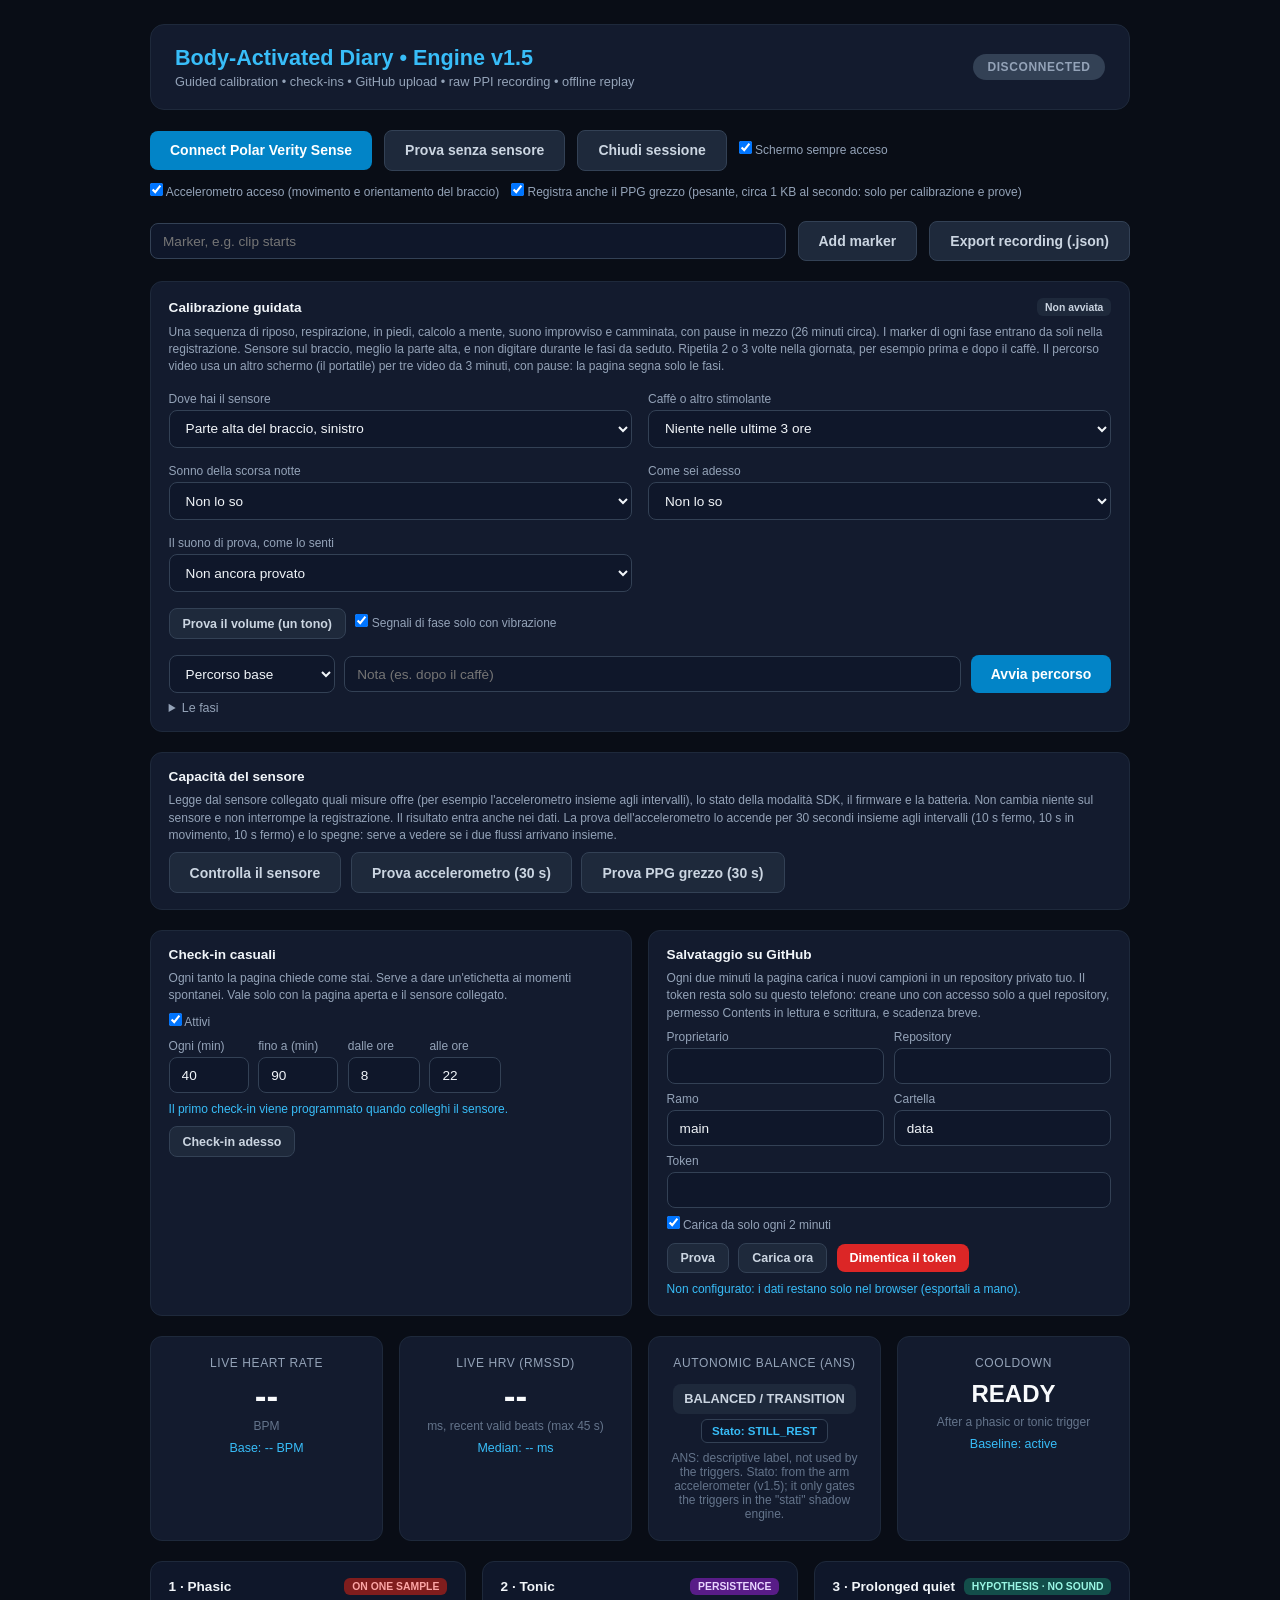
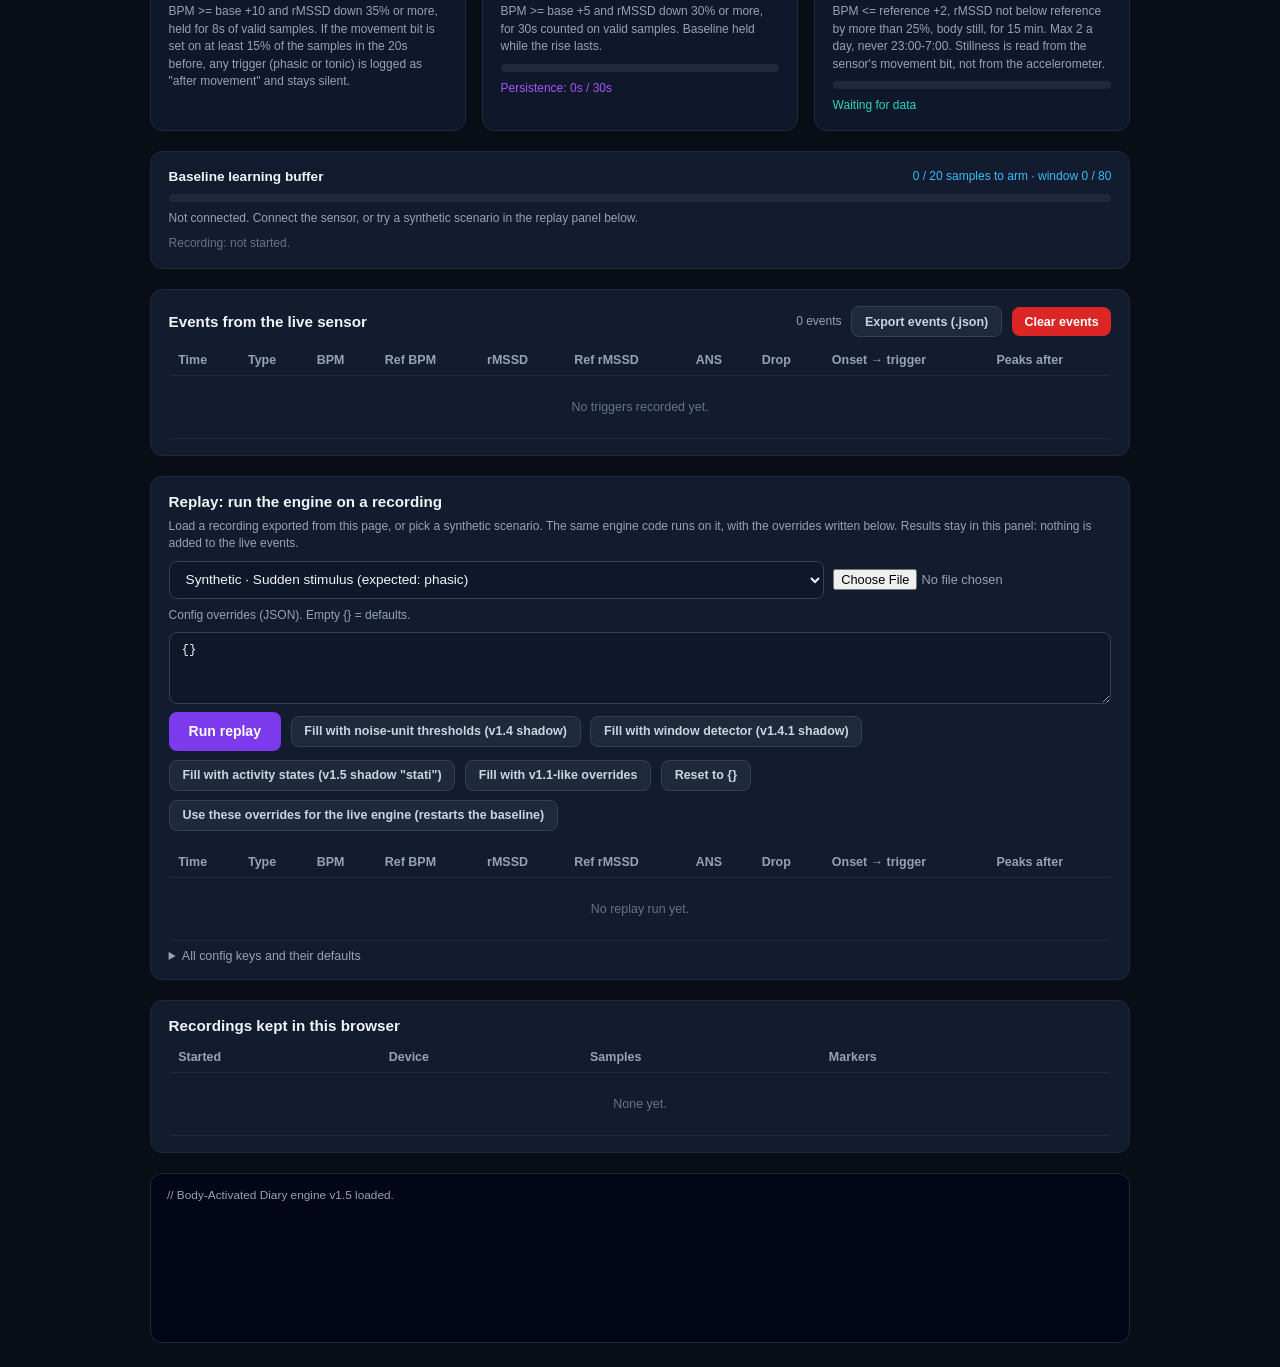
<file: v15.html>
<!DOCTYPE html>
<html lang="en">
<head>
  <meta charset="UTF-8">
  <meta name="viewport" content="width=device-width, initial-scale=1.0">
  <title>Body-Activated Diary - Engine v1.5</title>
  <style>
    * { box-sizing: border-box; margin: 0; padding: 0; font-family: -apple-system, BlinkMacSystemFont, "Segoe UI", Roboto, sans-serif; }
    body { background-color: #090d16; color: #f1f5f9; padding: 1.5rem; min-height: 100vh; display: flex; justify-content: center; }
    .wrapper { max-width: 980px; width: 100%; min-width: 0; display: flex; flex-direction: column; gap: 1.25rem; }
    .wrapper > *, .two > *, .pathways > *, .grid-metrics > * { min-width: 0; }
    html, body { overflow-x: hidden; }
    header { display: flex; justify-content: space-between; align-items: center; gap: 1rem; background: #131b2e; padding: 1.25rem 1.5rem; border-radius: 14px; border: 1px solid #1e293b; }
    h1 { font-size: 1.35rem; color: #38bdf8; font-weight: 700; }
    h2 { font-size: 0.95rem; font-weight: 700; }
    .subtitle { font-size: 0.8rem; color: #94a3b8; margin-top: 0.2rem; }
    .status-pill { padding: 0.4rem 0.9rem; border-radius: 9999px; font-size: 0.75rem; font-weight: 700; letter-spacing: 0.05em; text-transform: uppercase; background: #334155; color: #94a3b8; white-space: nowrap; }
    .status-pill.connected { background: #064e3b; color: #34d399; }
    .status-pill.monitoring { background: #0284c7; color: #ffffff; }
    .status-pill.triggered { background: #991b1b; color: #fca5a5; animation: pulse 1s infinite; }
    @keyframes pulse { 0%, 100% { opacity: 1; } 50% { opacity: 0.5; } }

    .controls-bar { display: flex; gap: 0.75rem; flex-wrap: wrap; align-items: center; }
    button { padding: 0.7rem 1.25rem; border-radius: 8px; font-size: 0.875rem; font-weight: 600; border: none; cursor: pointer; transition: all 0.2s; }
    .btn-primary { background: #0284c7; color: white; }
    .btn-primary:hover { background: #0369a1; }
    .btn-secondary { background: #1e293b; color: #cbd5e1; border: 1px solid #334155; }
    .btn-secondary:hover { background: #334155; color: white; }
    .btn-danger { background: #dc2626; color: white; }
    .btn-danger:hover { background: #b91c1c; }
    .btn-mock { background: #7c3aed; color: white; }
    .btn-mock:hover { background: #6d28d9; }
    .btn-small { padding: 0.45rem 0.8rem; font-size: 0.78rem; }
    button:disabled { opacity: 0.5; cursor: not-allowed; }
    input[type="text"], select, textarea { background: #0f172a; color: #f1f5f9; border: 1px solid #334155; border-radius: 8px; padding: 0.6rem 0.75rem; font-size: 0.85rem; }
    textarea { width: 100%; min-height: 4.5rem; font-family: ui-monospace, Consolas, monospace; font-size: 0.78rem; }
    input[type="file"] { font-size: 0.8rem; color: #94a3b8; }

    .grid-metrics { display: grid; grid-template-columns: repeat(4, 1fr); gap: 1rem; }
    .metric-card { background: #131b2e; border: 1px solid #1e293b; border-radius: 12px; padding: 1.2rem; text-align: center; }
    .metric-title { font-size: 0.75rem; color: #94a3b8; text-transform: uppercase; letter-spacing: 0.05em; margin-bottom: 0.4rem; }
    .metric-val { font-size: 2.2rem; font-weight: 800; color: #f8fafc; }
    .metric-unit { font-size: 0.75rem; color: #64748b; margin-top: 0.2rem; }
    .metric-sub { font-size: 0.78rem; color: #38bdf8; margin-top: 0.5rem; }
    .state-badge { display: inline-block; padding: 0.3rem 0.6rem; border-radius: 6px; font-size: 0.72rem; font-weight: 700; margin-top: 0.35rem; background: #0f172a; border: 1px solid #334155; color: #38bdf8; }
    .ans-badge { display: inline-block; padding: 0.45rem 0.7rem; border-radius: 8px; font-size: 0.8rem; font-weight: 700; margin-top: 0.5rem; }
    .ans-balanced { background: #1e293b; color: #cbd5e1; }
    .ans-sympathetic { background: #7f1d1d; color: #fca5a5; }
    .ans-coactivation { background: #581c87; color: #e9d5ff; }
    .ans-parasympathetic { background: #064e3b; color: #6ee7b7; }

    .pathways { display: grid; grid-template-columns: repeat(3, 1fr); gap: 1rem; }
    .box { background: #0f172a; border: 1px solid #1e293b; border-radius: 12px; padding: 1rem 1.1rem; display: flex; flex-direction: column; gap: 0.5rem; }
    .box.panel { background: #131b2e; }
    .box-header { display: flex; justify-content: space-between; align-items: center; gap: 0.5rem; }
    .box-title { font-size: 0.85rem; font-weight: 700; }
    .tag { font-size: 0.65rem; font-weight: 700; padding: 0.2rem 0.5rem; border-radius: 6px; white-space: nowrap; }
    .small { font-size: 0.75rem; color: #94a3b8; line-height: 1.45; }
    .dim { color: #64748b; }
    .progress-bar-bg { background: #1e293b; border-radius: 9999px; height: 8px; overflow: hidden; }
    .progress-bar-fill { background: #38bdf8; height: 100%; width: 0%; transition: width 0.3s; }
    .row { display: flex; gap: 0.6rem; flex-wrap: wrap; align-items: center; }
    .spread { display: flex; justify-content: space-between; align-items: center; gap: 0.75rem; flex-wrap: wrap; }

    .table-wrapper { overflow-x: auto; max-height: 300px; overflow-y: auto; }
    table { width: 100%; border-collapse: collapse; font-size: 0.78rem; }
    th { text-align: left; color: #94a3b8; font-weight: 600; padding: 0.5rem 0.6rem; border-bottom: 1px solid #1e293b; position: sticky; top: 0; background: #131b2e; white-space: nowrap; }
    td { padding: 0.5rem 0.6rem; border-bottom: 1px solid #1e293b; white-space: nowrap; }
    td.empty { text-align: center; color: #64748b; padding: 1.5rem; }
    .type-tag { padding: 0.15rem 0.5rem; border-radius: 6px; font-size: 0.68rem; font-weight: 700; }
    .type-phasic { background: #7f1d1d; color: #fca5a5; }
    .type-tonic { background: #581c87; color: #e9d5ff; }
    .type-quiet { background: #134e4a; color: #99f6e4; }

    .logs-panel { background: #020617; color: #94a3b8; font-family: ui-monospace, Consolas, monospace; font-size: 0.74rem; padding: 0.9rem 1rem; border-radius: 12px; height: 170px; overflow-y: auto; border: 1px solid #1e293b; }
    .log-line { margin-bottom: 0.2rem; }
    pre { background: #020617; border: 1px solid #1e293b; border-radius: 8px; padding: 0.75rem; font-size: 0.72rem; color: #94a3b8; overflow-x: auto; max-height: 260px; }
    details summary { cursor: pointer; font-size: 0.78rem; color: #94a3b8; }

    .proto-title { font-size: 1.5rem; font-weight: 800; color: #f8fafc; }
    .proto-clock { font-size: 3rem; font-weight: 800; color: #38bdf8; font-variant-numeric: tabular-nums; }
    .proto-text { font-size: 1rem; line-height: 1.5; color: #cbd5e1; }
    #pacer { width: 90px; height: 90px; border-radius: 50%; background: #0284c7; margin: 0.5rem auto; animation: breathe 10s ease-in-out infinite; }
    @keyframes tempo { 0% { opacity: 1; transform: scale(1.15); } 18% { opacity: 0.12; transform: scale(0.8); } 100% { opacity: 0.12; transform: scale(0.8); } }
    #tempoDot { width: 56px; height: 56px; border-radius: 50%; background: #f59e0b; margin: 0.5rem auto; animation: tempo 4s linear infinite; }
    @keyframes breathe { 0%, 100% { transform: scale(0.55); opacity: 0.6; } 50% { transform: scale(1.5); opacity: 1; } }
    .two { display: grid; grid-template-columns: repeat(2, 1fr); gap: 1rem; }
    .field { display: flex; flex-direction: column; gap: 0.25rem; font-size: 0.75rem; color: #94a3b8; }
    .field input { width: 100%; }
    input[type="password"], input[type="number"] { background: #0f172a; color: #f1f5f9; border: 1px solid #334155; border-radius: 8px; padding: 0.6rem 0.75rem; font-size: 0.85rem; }
    .modal { position: fixed; inset: 0; background: rgba(2, 6, 23, 0.92); display: flex; align-items: flex-start; justify-content: center; padding: 1rem; z-index: 50; overflow-y: auto; }
    .modal[hidden] { display: none; }
    .modal-card { margin: auto; background: #131b2e; border: 1px solid #334155; border-radius: 14px; padding: 1.25rem; width: 100%; max-width: 460px; display: flex; flex-direction: column; gap: 0.8rem; }
    .scale-row { display: grid; grid-template-columns: repeat(5, 1fr); gap: 0.4rem; }
    .scale-btn { padding: 0.6rem 0; font-size: 1rem; min-height: 3rem; }
    .ends { display: flex; justify-content: space-between; font-size: 0.7rem; color: #94a3b8; margin-top: -0.4rem; }
    .attn { outline: 2px solid #f59e0b; outline-offset: 3px; border-radius: 0.5rem; padding: 0.35rem; }
    .scale-btn.picked { background: #0284c7; color: #fff; border-color: #0284c7; }
    @media (max-width: 800px) {
      body { padding: 0.75rem; }
      header { flex-direction: column; align-items: flex-start; }
      .two { grid-template-columns: 1fr; }
      button { min-height: 2.75rem; }
      .proto-clock { font-size: 2.6rem; }
    }
    @media (max-width: 800px) { .grid-metrics { grid-template-columns: repeat(2, 1fr); } .pathways { grid-template-columns: 1fr; } }
  </style>
</head>
<body>
  <div class="wrapper">
    <header>
      <div>
        <h1>Body-Activated Diary • Engine v1.5</h1>
        <div class="subtitle">Guided calibration • check-ins • GitHub upload • raw PPI recording • offline replay</div>
      </div>
      <div id="statusPill" class="status-pill">Disconnected</div>
    </header>

    <div class="controls-bar">
      <button id="connectBtn" class="btn-primary">Connect Polar Verity Sense</button>
      <button id="simBtn" class="btn-secondary">Prova senza sensore</button>
      <button id="simBoostBtn" class="btn-mock" style="display:none;">Simula stimolo (40 s)</button>
      <button id="endBtn" class="btn-secondary">Chiudi sessione</button>
      <label class="small"><input type="checkbox" id="wakeChk" checked> Schermo sempre acceso</label>
      <label class="small"><input type="checkbox" id="accChk" checked> Accelerometro acceso (movimento e orientamento del braccio)</label>
      <label class="small"><input type="checkbox" id="ppgChk"> Registra anche il PPG grezzo (pesante, circa 1 KB al secondo: solo per calibrazione e prove)</label>
      <span id="wakeNote" class="small" style="color:#fbbf24;"></span>
    </div>
    <div class="controls-bar">
      <input id="markerInput" type="text" placeholder="Marker, e.g. clip starts" style="flex: 1; min-width: 180px;">
      <button id="markerBtn" class="btn-secondary">Add marker</button>
      <button id="exportRecBtn" class="btn-secondary">Export recording (.json)</button>
    </div>

    <!-- Guided calibration -->
    <div class="box panel">
      <div class="spread">
        <span class="box-title">Calibrazione guidata</span>
        <span id="protoStatus" class="tag" style="background:#1e293b; color:#cbd5e1;">Non avviata</span>
      </div>
      <div class="small">Una sequenza di riposo, respirazione, in piedi, calcolo a mente, suono improvviso e camminata, con pause in mezzo (<span id="protoTotal"></span>). I marker di ogni fase entrano da soli nella registrazione. Sensore sul braccio, meglio la parte alta, e non digitare durante le fasi da seduto. Ripetila 2 o 3 volte nella giornata, per esempio prima e dopo il caffè. Il percorso video usa un altro schermo (il portatile) per tre video da 3 minuti, con pause: la pagina segna solo le fasi.</div>
      <div id="ctxBox" class="two" style="margin: 0.5rem 0;">
        <label class="field">Dove hai il sensore<select id="ctxPlace"></select></label>
        <label class="field">Caffè o altro stimolante<select id="ctxCaf"></select></label>
        <label class="field">Sonno della scorsa notte<select id="ctxSleep"></select></label>
        <label class="field">Come sei adesso<select id="ctxTired"></select></label>
        <label class="field">Il suono di prova, come lo senti<select id="ctxVol"></select></label>
      </div>
      <div class="row" style="margin-bottom:0.5rem;">
        <button id="volTestBtn" class="btn-secondary btn-small" type="button">Prova il volume (un tono)</button>
        <label class="small"><input id="cueSilent" type="checkbox" checked> Segnali di fase solo con vibrazione</label>
      </div>
      <div class="row">
        <select id="protoSel" style="max-width: 11rem;"><option value="base">Percorso base</option><option value="video">Percorso video</option><option value="states">Verifica stati (9 min)</option></select>
        <input id="protoNote" type="text" placeholder="Nota (es. dopo il caffè)" style="flex:1; min-width: 180px;">
        <button id="protoStartBtn" class="btn-primary">Avvia percorso</button>
      </div>
      <div id="protoRun" style="display:none; text-align:center;">
        <div id="protoStep" class="small"></div>
        <div id="protoTitle" class="proto-title"></div>
        <div id="pacer" style="display:none;"></div>
        <div id="tempoDot" style="display:none;"></div>
        <div id="protoText" class="proto-text"></div>
        <div id="protoClock" class="proto-clock"></div>
        <div id="rateRow" style="display:none; margin:0.5rem 0;">
          <div id="rateLbl" class="small"></div>
          <div id="rateBtns" class="row" style="justify-content:center;"></div>
        </div>
        <div id="vidRow" style="display:none; margin:0.5rem 0;">
          <label class="field">Cosa stai guardando<select id="vidContent"><option value="neutral">Neutro</option><option value="fear">Paura (horror)</option><option value="arousing">Alta attivazione</option><option value="other">Altro</option></select></label>
        </div>
        <div class="progress-bar-bg"><div id="protoBar" class="progress-bar-fill"></div></div>
        <div class="row" style="justify-content:center; margin-top:0.75rem;">
          <button id="feltBtn" class="btn-mock" style="display:none;">Mi sono spaventato (con l'altra mano)</button>
          <button id="protoSkipBtn" class="btn-secondary btn-small">Salta fase</button>
          <button id="protoStopBtn" class="btn-danger btn-small">Interrompi</button>
        </div>
      </div>
      <details><summary>Le fasi</summary><ol id="protoList" class="small" style="padding-left:1.2rem; margin-top:0.4rem;"></ol></details>
    </div>

    <!-- Sensor capabilities -->
    <div class="box panel">
      <span class="box-title">Capacità del sensore</span>
      <div class="small">Legge dal sensore collegato quali misure offre (per esempio l'accelerometro insieme agli intervalli), lo stato della modalità SDK, il firmware e la batteria. Non cambia niente sul sensore e non interrompe la registrazione. Il risultato entra anche nei dati. La prova dell'accelerometro lo accende per 30 secondi insieme agli intervalli (10 s fermo, 10 s in movimento, 10 s fermo) e lo spegne: serve a vedere se i due flussi arrivano insieme.</div>
      <div class="row">
        <button id="capBtn" class="btn-secondary" type="button">Controlla il sensore</button>
        <button id="accBtn" class="btn-secondary" type="button">Prova accelerometro (30 s)</button>
        <button id="ppgBtn" class="btn-secondary" type="button">Prova PPG grezzo (30 s)</button>
        <button id="capCopyBtn" class="btn-secondary btn-small" type="button" style="display:none;">Copia</button>
      </div>
      <pre id="capOut" class="small" style="display:none; white-space:pre-wrap; word-break:break-word; margin-top:0.5rem;"></pre>
    </div>

    <div class="two">
      <!-- Check-ins -->
      <div class="box panel">
        <span class="box-title">Check-in casuali</span>
        <div class="small">Ogni tanto la pagina chiede come stai. Serve a dare un'etichetta ai momenti spontanei. Vale solo con la pagina aperta e il sensore collegato.</div>
        <label class="small"><input type="checkbox" id="ciEnabled"> Attivi</label>
        <div class="row">
          <label class="field">Ogni (min)<input id="ciMin" type="number" min="1" style="width:5rem;"></label>
          <label class="field">fino a (min)<input id="ciMax" type="number" min="1" style="width:5rem;"></label>
          <label class="field">dalle ore<input id="ciFrom" type="number" min="0" max="23" style="width:4.5rem;"></label>
          <label class="field">alle ore<input id="ciTo" type="number" min="1" max="24" style="width:4.5rem;"></label>
        </div>
        <div id="ciInfo" class="small" style="color:#38bdf8;"></div>
        <div><button id="ciNowBtn" class="btn-secondary btn-small">Check-in adesso</button></div>
      </div>

      <!-- GitHub upload -->
      <div class="box panel">
        <span class="box-title">Salvataggio su GitHub</span>
        <div class="small">Ogni due minuti la pagina carica i nuovi campioni in un repository privato tuo. Il token resta solo su questo telefono: creane uno con accesso solo a quel repository, permesso Contents in lettura e scrittura, e scadenza breve.</div>
        <div class="row">
          <label class="field" style="flex:1;">Proprietario<input id="ghOwner" type="text" autocapitalize="off" autocomplete="off"></label>
          <label class="field" style="flex:1;">Repository<input id="ghRepo" type="text" autocapitalize="off" autocomplete="off"></label>
        </div>
        <div class="row">
          <label class="field" style="flex:1;">Ramo<input id="ghBranch" type="text" autocapitalize="off" autocomplete="off"></label>
          <label class="field" style="flex:1;">Cartella<input id="ghFolder" type="text" autocapitalize="off" autocomplete="off"></label>
        </div>
        <label class="field">Token<input id="ghToken" type="password" autocomplete="off"></label>
        <label class="small"><input type="checkbox" id="ghAuto"> Carica da solo ogni 2 minuti</label>
        <div class="row">
          <button id="ghTestBtn" class="btn-secondary btn-small">Prova</button>
          <button id="ghNowBtn" class="btn-secondary btn-small">Carica ora</button>
          <button id="ghForgetBtn" class="btn-danger btn-small">Dimentica il token</button>
        </div>
        <div id="syncStatus" class="small" style="color:#38bdf8;"></div>
      </div>
    </div>

    <!-- Check-in dialog -->
    <div id="checkinModal" class="modal" hidden>
      <div class="modal-card">
        <h2 id="ciTitle" style="font-size:1.1rem;">Come stai in questo momento?</h2>
        <div id="ciTriggerInfo" class="small" style="color:#fca5a5; display:none;"></div>
        <div class="small">Quanto è piacevole o spiacevole?</div>
        <div id="valRow" class="scale-row"></div>
        <div class="ends"><span>molto spiacevole</span><span>molto piacevole</span></div>
        <div class="small">Quanto ti senti carico o agitato?</div>
        <div id="aroRow" class="scale-row"></div>
        <div class="ends"><span>molto calmo</span><span>molto carico</span></div>
        <label class="field">Cosa stai facendo<select id="actSel"></select></label>
        <input id="ciNote" type="text" placeholder="Una riga, se vuoi">
        <div class="row">
          <button id="ciSave" class="btn-primary" disabled>Salva</button>
          <button id="ciLater" class="btn-secondary">Tra 10 minuti</button>
          <button id="ciSkip" class="btn-secondary">Salta</button>
        </div>
      </div>
    </div>

    <!-- Live metrics -->
    <div class="grid-metrics">
      <div class="metric-card">
        <div class="metric-title">Live Heart Rate</div>
        <div id="liveBpm" class="metric-val">--</div>
        <div class="metric-unit">BPM</div>
        <div id="baseBpm" class="metric-sub">Base: -- BPM</div>
      </div>
      <div class="metric-card">
        <div class="metric-title">Live HRV (rMSSD)</div>
        <div id="liveRmssd" class="metric-val">--</div>
        <div class="metric-unit">ms, recent valid beats (max 45 s)</div>
        <div id="baseRmssd" class="metric-sub">Median: -- ms</div>
      </div>
      <div class="metric-card">
        <div class="metric-title">Autonomic Balance (ANS)</div>
        <div id="ansState" class="ans-badge ans-balanced">BALANCED</div>
        <div><span id="bioState" class="state-badge">Stato: STILL_REST</span></div>
        <div class="metric-unit" style="margin-top: 0.5rem;">ANS: descriptive label, not used by the triggers. Stato: from the arm accelerometer (v1.5); it only gates the triggers in the "stati" shadow engine.</div>
      </div>
      <div class="metric-card">
        <div class="metric-title">Cooldown</div>
        <div id="cooldownVal" class="metric-val" style="font-size: 1.5rem; line-height: 2.2rem;">READY</div>
        <div class="metric-unit">After a phasic or tonic trigger</div>
        <div id="freezeStatus" class="metric-sub">Baseline: active</div>
      </div>
    </div>

    <!-- Pathways -->
    <div class="pathways">
      <div class="box">
        <div class="box-header">
          <span class="box-title">1 · Phasic</span>
          <span class="tag" style="background: #7f1d1d; color: #fca5a5;">ON ONE SAMPLE</span>
        </div>
        <div id="phasicRule" class="small"></div>
      </div>
      <div class="box">
        <div class="box-header">
          <span class="box-title">2 · Tonic</span>
          <span class="tag" style="background: #581c87; color: #e9d5ff;">PERSISTENCE</span>
        </div>
        <div id="tonicRule" class="small"></div>
        <div class="progress-bar-bg"><div id="tonicProgressBar" class="progress-bar-fill" style="background: #a855f7;"></div></div>
        <div id="tonicCounterText" class="small" style="color: #a855f7;">Persistence: 0s</div>
      </div>
      <div class="box">
        <div class="box-header">
          <span class="box-title">3 · Prolonged quiet</span>
          <span class="tag" style="background: #134e4a; color: #99f6e4;">HYPOTHESIS · NO SOUND</span>
        </div>
        <div id="quietRule" class="small"></div>
        <div class="progress-bar-bg"><div id="quietProgressBar" class="progress-bar-fill" style="background: #2dd4bf;"></div></div>
        <div id="quietText" class="small" style="color: #2dd4bf;">Waiting for data</div>
      </div>
    </div>

    <!-- Baseline + signal -->
    <div class="box panel">
      <div class="spread">
        <span class="box-title">Baseline learning buffer</span>
        <span id="bufferCounter" class="small" style="color: #38bdf8;">0 samples</span>
      </div>
      <div class="progress-bar-bg"><div id="progressBar" class="progress-bar-fill"></div></div>
      <div id="signalText" class="small">Not connected. Connect the sensor, or try a synthetic scenario in the replay panel below.</div>
      <div id="recText" class="small dim">Recording: not started.</div>
    </div>

    <!-- Events -->
    <div class="box panel">
      <div class="spread">
        <h2>Events from the live sensor</h2>
        <div class="row">
          <span id="eventCountBadge" class="small">0 events</span>
          <button id="exportJsonBtn" class="btn-secondary btn-small">Export events (.json)</button>
          <button id="clearStorageBtn" class="btn-danger btn-small">Clear events</button>
        </div>
      </div>
      <div class="table-wrapper">
        <table>
          <thead><tr><th>Time</th><th>Type</th><th>BPM</th><th>Ref BPM</th><th>rMSSD</th><th>Ref rMSSD</th><th>ANS</th><th>Drop</th><th>Onset → trigger</th><th>Peaks after</th></tr></thead>
          <tbody id="eventsBody"><tr><td colspan="10" class="empty">No triggers recorded yet.</td></tr></tbody>
        </table>
      </div>
    </div>

    <!-- Replay -->
    <div class="box panel">
      <h2>Replay: run the engine on a recording</h2>
      <div class="small">Load a recording exported from this page, or pick a synthetic scenario. The same engine code runs on it, with the overrides written below. Results stay in this panel: nothing is added to the live events.</div>
      <div class="row">
        <select id="replaySource"></select>
        <input id="replayFile" type="file" accept=".json,.zip,application/json,application/zip">
      </div>
      <div class="small">Config overrides (JSON). Empty <code>{}</code> = defaults.</div>
      <textarea id="configBox" spellcheck="false">{}</textarea>
      <div class="row">
        <button id="replayBtn" class="btn-mock">Run replay</button>
        <button id="batchZipBtn" class="btn-secondary btn-small" style="display:none;">Confronta tutte le sessioni dello ZIP</button>
        <button id="exportMergedZipBtn" class="btn-secondary btn-small" style="display:none;">Esporta sessioni unite (.json)</button>
        <button id="noiseBtn" class="btn-secondary btn-small">Fill with noise-unit thresholds (v1.4 shadow)</button>
        <button id="windowBtn" class="btn-secondary btn-small">Fill with window detector (v1.4.1 shadow)</button>
        <button id="stateBtn" class="btn-secondary btn-small">Fill with activity states (v1.5 shadow "stati")</button>
        <button id="compatBtn" class="btn-secondary btn-small">Fill with v1.1-like overrides</button>
        <button id="resetCfgBtn" class="btn-secondary btn-small">Reset to {}</button>
        <button id="applyLiveBtn" class="btn-secondary btn-small">Use these overrides for the live engine (restarts the baseline)</button>
      </div>
      <div id="replaySummary" class="small"></div>
      <div class="table-wrapper">
        <table>
          <thead><tr><th>Time</th><th>Type</th><th>BPM</th><th>Ref BPM</th><th>rMSSD</th><th>Ref rMSSD</th><th>ANS</th><th>Drop</th><th>Onset → trigger</th><th>Peaks after</th></tr></thead>
          <tbody id="replayBody"><tr><td colspan="10" class="empty">No replay run yet.</td></tr></tbody>
        </table>
      </div>
      <details>
        <summary>All config keys and their defaults</summary>
        <pre id="defaultsPre"></pre>
      </details>
    </div>

    <!-- Stored recordings -->
    <div class="box panel">
      <div class="spread">
        <h2>Recordings kept in this browser</h2>
        <span id="storageNote" class="small dim"></span>
      </div>
      <div class="table-wrapper" style="max-height: 200px;">
        <table>
          <thead><tr><th>Started</th><th>Device</th><th>Samples</th><th>Markers</th><th></th></tr></thead>
          <tbody id="sessionsBody"><tr><td colspan="5" class="empty">None yet.</td></tr></tbody>
        </table>
      </div>
    </div>

    <div class="logs-panel" id="terminalLogs">
      <div class="log-line">// Body-Activated Diary engine v1.5 loaded.</div>
    </div>
  </div>

  <script>
// ============================================================================
// ENGINE CORE v1.3 — pure logic: no DOM, no Bluetooth, no wall clock.
// Feed it samples with ingest({ ts, ppi, hr, err, blocker }) and it returns
// what happened (events, event updates, log lines). Time comes only from the
// sample timestamps, so the same code runs live and on a recording (replay).
// ============================================================================
const ENGINE_VERSION = '1.5.0';

// All values are starting points, not validated thresholds.
const DEFAULT_CONFIG = {
  // --- Sample quality gate
  PPI_MIN_MS: 300,
  PPI_MAX_MS: 2000,
  ERROR_ESTIMATE_MAX_MS: 30,        // Polar: above 30 ms likely artefact. null = filter off (v1.1 behaviour)
  MAX_SAMPLE_GAP_S: 10,             // no valid sample for this long = discontinuity

  // --- rMSSD
  RMSSD_BUFFER_SIZE: 30,
  RMSSD_MIN_PAIRS: 4,               // v1.1 asked for 5 intervals = 4 differences
  RMSSD_ADJACENT_ONLY: true,        // skip differences across a discarded beat. false = v1.1 behaviour
  RMSSD_MAX_SPAN_S: 45,             // v1.3: beats older than this are dropped from the rMSSD buffer, so a long hole in the
                                    // signal cannot leave a stale value standing in. null = no limit (v1.1, v1.2). A longer
                                    // buffer (RMSSD_BUFFER_SIZE 60) needs a longer span (about 90).
  BPM_FROM_PPI: true,               // v1.3: BPM = 60000 / mean PPI of the last BPM_PPI_BEATS beats. false = the sensor's own
                                    // HR field (v1.1, v1.2), which showed 37 BPM for a minute on 12 Nov 2026
  BPM_PPI_BEATS: 8,

  // --- Baseline (same as v1.1 unless a flag is changed)
  MIN_BASELINE_SAMPLES: 20,
  MAX_BASELINE_HISTORY: 80,
  BASELINE_BPM_STAT: 'mean',        // 'mean' (v1.1) | 'median'
  FREEZE_BASELINE_WHILE_ELEVATED: true,  // baseline stops following a rise in progress. false = v1.1 behaviour
  REARM_AFTER_RELEASE: true,        // after a trigger, no new one until the rise has ended once. false = v1.1 behaviour

  // --- Pathway 1: phasic
  PHASIC_DROP_PERCENT: 0.35,
  PHASIC_BPM_RISE: 10,
  PHASIC_MAX_ONSET_S: null,         // null = v1.1 rule (fires whenever thresholds are met).
                                    // A number = phasic only if reached within N s from the start of the rise.
  PHASIC_MIN_S: 8,                  // v1.3: the strict thresholds must hold this long (on valid samples) before a phasic
                                    // trigger. 0 = on one sample (v1.1, v1.2). A first value, to tune with labelled data.

  // --- Movement context (v1.3, hypothesis from 5 candidate triggers on one person, not validated)
  MOVEMENT_CONTEXT: 'tag',          // 'tag' = a trigger preceded by a lot of movement is kept in the log but marked
                                    // (context 'movement', notify false: no chime, no invite). 'off' = every trigger notifies (v1.1 to v1.3 first build).
  MOVEMENT_WINDOW_S: 20,            // look-back before the trigger
  MOVEMENT_BLOCKED_FRACTION: 0.15,  // share of samples in the window with the sensor's movement bit

  // --- v1.4 (replay experiment): movement from the accelerometer, thresholds in units of the person's own noise
  MOVEMENT_SOURCE: 'acc',           // 'acc' = share of samples with mov >= MOVEMENT_MOV_MG (falls back to the blocker bit
                                    // when the sample has no accelerometer value). 'blocker' = v1.3.1 behaviour.
  MOVEMENT_MOV_MG: 40,              // sd of the acceleration magnitude over 2 s, milli-g (indicative value, 3_Sistema 4.12)
  THRESHOLD_MODE: 'percent',        // 'percent' (v1.3.1, default) | 'noise'. In 'noise' mode the PHASIC_/TONIC_ percent and BPM
                                    // values above are not used; the Z values below are.
  NOISE_WINDOW_MIN: 10,             // robust spread (MAD) of BPM and ln(rMSSD) over this many minutes of unfrozen samples
  NOISE_MIN_MIN: 3,                 // minutes of history before the spread exists; until then no trigger in noise mode
  NOISE_SAMPLE_EVERY_S: 5,          // thinning, because consecutive rMSSD values overlap
  NOISE_MIN_SIGMA_BPM: 1.5,         // floors, so a very quiet stretch does not make tiny changes look big
  NOISE_MIN_SIGMA_LN: 0.10,
  NOISE_MIN_BPM_RISE: 4,            // absolute minimum effect, whatever the spread
  NOISE_MIN_LN_DROP: 0.25,          // about -22 % rMSSD
  PHASIC_Z_BPM: 3.5,
  PHASIC_Z_RMSSD: 3.0,
  TONIC_Z_BPM: 2.5,
  TONIC_Z_RMSSD: 2.0,

  // --- v1.4.1: window detector (used by the shadow engine 'finestra'). Instead of two thresholds crossed at the same moment for N seconds, it
  // looks at the last WINDOW_S seconds of valid samples: the share of samples that are above soft thresholds (in units of the person's own
  // noise, see THRESHOLD_MODE 'noise') must reach WINDOW_FRACTION. It does not fire if the orientation of the arm changed (posture).
  DETECTOR: 'threshold',            // 'threshold' (v1.3.1 rules) | 'window'
  WINDOW_S: 45,
  WINDOW_MIN_N: 20,                 // valid samples needed in the window
  WINDOW_FRACTION: 0.6,             // share of samples in the window that must be 'hot' to fire
  WINDOW_HOLD_FRACTION: 0.3,        // above this share the baseline is frozen and a new trigger waits for the share to fall below it
  WINDOW_Z_BPM: 1.5,
  WINDOW_Z_RMSSD: 1.0,
  WINDOW_MIN_BPM_RISE: 3,
  WINDOW_MIN_LN_DROP: 0.15,
  ORIENT_GATE: true,                // needs ax, ay, az on the samples; without them the gate does nothing
  ORIENT_CHANGE_DEG: 25,            // angle between the arm direction 150..45 s ago and in the last 10 s (indicative: one stand-up gave 32 deg)
  ORIENT_REF_START_S: 150,
  ORIENT_REF_END_S: 45,
  ORIENT_NOW_S: 10,

  // --- v1.5: activity states (right arm sensor). Off by default: it runs as a shadow engine ('stati') until a labelled
  // session ("Verifica stati") shows the states match what the person was doing.
  STATE_MACHINE_MODE: false,        // true = the state gates the baseline and the triggers
  LOCO_WINDOW_S: 30,                // window used to tell continuous walking from the intermittent gestures of a right arm
  LOCO_MOV_MG: 55,                  // mG: a sample above this counts as walking (indicative, no walking data yet)
  LOCO_FRACTION: 0.55,              // share of samples in the window above LOCO_MOV_MG that makes it LOCOMOTION
  GESTURE_MOV_MG: 35,               // mG: intermittent hand/arm activity (mouse, typing, talking)
  GESTURE_FRACTION: 0.12,           // share of samples above GESTURE_MOV_MG that makes it DESK_OR_GESTURE
  RECOVERY_MAX_S: 75,               // after walking, no trigger while BPM stays above baseline + margin, for at most this long
  RECOVERY_BPM_MARGIN: 6,
  TRANSITION_MOV_MG: 65,            // a movement burst this strong starts a posture change
  TRANSITION_PENDING_S: 90,         // the burst waits this long for the arm direction to confirm the change (stand-up: burst at
                                    // about 25-35 s, 30 deg reached at about 55 s or later)
  TRANSITION_DEG: 30,               // arm direction change that confirms the posture change
  TRANSITION_HOLD_S: 90,            // after the confirmation, no trigger for this long (BPM stays up about 90 s after standing)
  TRANSITION_MAX_S: 240,            // a new strong burst during the hold (sitting down again) restarts it, up to this total length

  // --- Pathway 2: tonic
  TONIC_DROP_PERCENT: 0.30,
  TONIC_BPM_RISE: 5,
  TONIC_PERSISTENCE_SECONDS: 30,

  COOLDOWN_SECONDS: 300,
  RESPONSE_WINDOW_SECONDS: 120,     // after a trigger, keep measuring peaks for this long

  // --- Pathway 3: prolonged quiet (ADR-24, hypothesis)
  QUIET_ENABLED: true,
  QUIET_SLOW_WINDOW_MIN: 45,        // slow reference: median of the last N minutes
  QUIET_MIN_HISTORY_MIN: 30,        // minutes of data needed before the slow reference exists
  QUIET_DURATION_MIN: 15,           // how long the quiet must last
  QUIET_BPM_MARGIN: 2,              // BPM <= reference + margin
  QUIET_RMSSD_TOLERANCE: 0.25,      // rMSSD >= reference * (1 - tolerance); a 30-beat rMSSD is noisy, 10% was too tight
  QUIET_MIN_OK_FRACTION: 0.90,      // share of valid samples in the window that meet the condition
  QUIET_MIN_VALID_FRACTION: 0.70,   // share of samples in the window that passed the quality gate
  QUIET_MAX_MOVED_FRACTION: 0.05,   // share of samples with the blocker bit (movement proxy, no accelerometer yet)
  QUIET_MAX_GAP_S: 60,              // a hole this long inside the window invalidates it
  QUIET_REARM_FRACTION: 0.50,       // after an invite, re-arm only once the quiet has clearly ended
  QUIET_MAX_PER_DAY: 2,
  QUIET_HOURS_START: 23,            // no invite between these local hours (start == end = no silent hours)
  QUIET_HOURS_END: 7,
  REST_BPM: null,                   // resting values from calibration, when they exist.
  REST_RMSSD: null                  // null = use the slow reference instead
};

// Overrides that make v1.3 decide like v1.1 (except the tonic timer, which now counts on samples).
const V1_1_COMPAT_CONFIG = {
  ERROR_ESTIMATE_MAX_MS: null,
  RMSSD_ADJACENT_ONLY: false,
  RMSSD_MAX_SPAN_S: null,
  BPM_FROM_PPI: false,
  PHASIC_MIN_S: 0,
  MOVEMENT_CONTEXT: 'off',
  FREEZE_BASELINE_WHILE_ELEVATED: false,
  REARM_AFTER_RELEASE: false,
  PHASIC_MAX_ONSET_S: null,
  QUIET_ENABLED: false,
  MOVEMENT_SOURCE: 'blocker',
  THRESHOLD_MODE: 'percent',
  DETECTOR: 'threshold',
  STATE_MACHINE_MODE: false
};
// v1.3.1 exactly (for before/after comparisons)
const V1_3_1_CONFIG = { MOVEMENT_SOURCE: 'blocker', THRESHOLD_MODE: 'percent' };
// Shadow engines (v1.4): they see the same beats as the live engine, write their events as markers (kind 'shadow') and never
// notify. Exploratory presets, chosen on a few sessions of one person: they exist to be compared on the next recordings.
const SHADOW_CONFIGS = [
  { id: 'stati', label: 'v1.5: stati di attività (camminata, recupero, cambio di postura) + finestra 45 s + cancello di orientamento',
    cfg: { STATE_MACHINE_MODE: true, DETECTOR: 'window', THRESHOLD_MODE: 'noise', ORIENT_GATE: true, QUIET_ENABLED: false } },
  { id: 'finestra', label: 'frazione di campioni oltre soglie morbide in 45 s, non se cambia l\'orientamento del braccio',
    cfg: { DETECTOR: 'window', QUIET_ENABLED: false } },
  { id: 'rumore', label: 'soglie in unità di rumore personale',
    cfg: { THRESHOLD_MODE: 'noise', PHASIC_Z_BPM: 2.5, PHASIC_Z_RMSSD: 1.5, TONIC_Z_BPM: 2.0, TONIC_Z_RMSSD: 1.0, QUIET_ENABLED: false } },
  { id: 'solo_bpm', label: 'solo battito, in unità di rumore',
    cfg: { THRESHOLD_MODE: 'noise', PHASIC_Z_BPM: 3.5, TONIC_Z_BPM: 2.5, PHASIC_Z_RMSSD: -99, TONIC_Z_RMSSD: -99, NOISE_MIN_LN_DROP: -99, QUIET_ENABLED: false } }
];

function median(arr) {
  if (arr.length === 0) return 0;
  const sorted = [...arr].sort((a, b) => a - b);
  const mid = Math.floor(sorted.length / 2);
  return sorted.length % 2 !== 0 ? sorted[mid] : Math.round((sorted[mid - 1] + sorted[mid]) / 2);
}

function average(arr) {
  if (arr.length === 0) return 0;
  return Math.round(arr.reduce((a, v) => a + v, 0) / arr.length);
}

// buf: [{ ppi, adj }] where adj = this beat directly follows the previous entry
function computeRmssd(buf, cfg) {
  let sum = 0, pairs = 0;
  for (let i = 1; i < buf.length; i++) {
    if (cfg.RMSSD_ADJACENT_ONLY && !buf[i].adj) continue;
    const d = buf[i].ppi - buf[i - 1].ppi;
    sum += d * d;
    pairs++;
  }
  if (pairs < cfg.RMSSD_MIN_PAIRS) return null;
  return Math.round(Math.sqrt(sum / pairs));
}

function classifyAns(rmssd, bpm, baseRmssd, baseBpm) {
  if (!baseRmssd) return 'BALANCED';
  const ratio = rmssd / baseRmssd;
  const delta = bpm - baseBpm;
  if (ratio < 0.60 && delta >= 8) return 'SYMPATHETIC';
  if (ratio >= 0.60 && ratio <= 0.80 && delta >= 4 && delta < 10) return 'CO_ACTIVATION';
  if (ratio >= 0.85 && delta <= 2) return 'PARASYMPATHETIC';
  return 'BALANCED';
}

function createEngine(userConfig) {
  const cfg = Object.assign({}, DEFAULT_CONFIG, userConfig || {});
  const st = {
    total: 0, accepted: 0,
    rejected: { blocker: 0, range: 0, hr: 0, error_estimate: 0 },
    ppiBuf: [], prevAccepted: false, lastValidTs: null, lastTs: null,
    bpm: 0, rmssd: null,
    baseRmssdHist: [], baseBpmHist: [], baseRmssd: 0, baseBpm: 0,
    monitoring: false, cooldownUntil: 0,
    elevatedSince: null, tonicSeconds: 0, needRelease: false,
    moveRing: [],
    noise: [], noiseLastTs: 0, sigmaBpm: null, sigmaLn: null,
    orient: [], win: [], winHot: false, winFrac: 0, orientDeg: null, orientLogged: false,
    actState: 'STILL_REST', locoRing: [], lastLocoTs: null, burstTs: null, transUntilTs: 0, transStartTs: 0,
    stateCounts: { STILL_REST: 0, DESK_OR_GESTURE: 0, TRANSITION_HOLD: 0, LOCOMOTION: 0, RECOVERY: 0 },
    suppressedByState: 0,
    ans: 'BALANCED',
    tracking: null,
    // quiet pathway
    slow: [], slowHead: 0, slowRefBpm: null, slowRefRmssd: null, slowRefAt: null,
    qwin: [], qHead: 0, qAll: 0, qValid: 0, qOk: 0, qMoved: 0,
    qLastValidTs: null, qLastGapTs: null,
    quietArmed: true, quietDay: null, quietCount: 0, quietLast: null
  };

  function rejectReason(s) {
    if (s.blocker) return 'blocker';
    if (!(s.ppi >= cfg.PPI_MIN_MS && s.ppi <= cfg.PPI_MAX_MS)) return 'range';
    if (!(s.hr > 0)) return 'hr';
    if (cfg.ERROR_ESTIMATE_MAX_MS != null && s.err != null && s.err > cfg.ERROR_ESTIMATE_MAX_MS) return 'error_estimate';
    return null;
  }

  function inQuietHours(ts) {
    const a = cfg.QUIET_HOURS_START, b = cfg.QUIET_HOURS_END;
    if (a == null || b == null || a === b) return false;
    const h = new Date(ts).getHours();
    return a > b ? (h >= a || h < b) : (h >= a && h < b);
  }

  function dayKey(ts) {
    const d = new Date(ts);
    return d.getFullYear() * 10000 + (d.getMonth() + 1) * 100 + d.getDate();
  }

  function makeEvent(type, ts, extra) {
    return Object.assign({
      id: 'evt_' + Math.round(ts),
      timestamp: new Date(ts).toISOString(),
      engine_version: ENGINE_VERSION,
      is_mock: false,
      source: 'sensor',
      trigger_type: type,
      activity_state: st.actState,
      ans_state: st.ans,
      trigger_bpm: st.bpm,
      baseline_bpm: st.baseBpm,
      trigger_rmssd: st.rmssd,
      baseline_rmssd_median: st.baseRmssd,
      drop_percentage: st.baseRmssd > 0 ? Math.round((1 - st.rmssd / st.baseRmssd) * 100) : null,
      status: 'pending_reflection',
      user_valence: null,
      user_reflection: null
    }, extra || {});
  }

  function movementShare() {
    if (!st.moveRing.length) return 0;
    if (cfg.MOVEMENT_SOURCE === 'acc') {
      let n = 0, m = 0;
      for (const r of st.moveRing) if (r.m != null) { n++; if (r.m >= cfg.MOVEMENT_MOV_MG) m++; }
      if (n > 0) return m / n;
    }
    let b = 0;
    for (const r of st.moveRing) if (r.b) b++;
    return b / st.moveRing.length;
  }

  function mad(arr) {
    const m = median(arr.slice().sort((a, b) => a - b).map(x => x * 1000)) / 1000;
    const d = arr.map(x => Math.abs(x - m)).sort((a, b) => a - b);
    const mid = Math.floor(d.length / 2);
    const md = d.length % 2 ? d[mid] : (d[mid - 1] + d[mid]) / 2;
    return 1.4826 * md;
  }

  function updateNoise(ts) {
    if (ts - st.noiseLastTs < cfg.NOISE_SAMPLE_EVERY_S * 1000) return;
    st.noiseLastTs = ts;
    st.noise.push([ts, st.bpm, Math.log(st.rmssd)]);
    const from = ts - cfg.NOISE_WINDOW_MIN * 60000;
    while (st.noise.length && st.noise[0][0] < from) st.noise.shift();
    const span = st.noise.length ? st.noise[st.noise.length - 1][0] - st.noise[0][0] : 0;
    if (span >= cfg.NOISE_MIN_MIN * 60000 && st.noise.length >= 20) {
      st.sigmaBpm = Math.max(cfg.NOISE_MIN_SIGMA_BPM, mad(st.noise.map(r => r[1])));
      st.sigmaLn = Math.max(cfg.NOISE_MIN_SIGMA_LN, mad(st.noise.map(r => r[2])));
    } else { st.sigmaBpm = null; st.sigmaLn = null; }
  }

  function median3(arr) { const s = arr.slice().sort((a, b) => a - b), m = s.length >> 1; return s.length % 2 ? s[m] : (s[m - 1] + s[m]) / 2; }

  // Angle (degrees) between the mean arm direction some time ago and the one now; null when there is not enough accelerometer data.
  function orientAngle(ts) {
    const refA = ts - cfg.ORIENT_REF_START_S * 1000, refB = ts - cfg.ORIENT_REF_END_S * 1000, nowA = ts - cfg.ORIENT_NOW_S * 1000;
    const ref = [], now = [];
    for (const o of st.orient) { if (o.ts >= refA && o.ts < refB) ref.push(o.v); else if (o.ts >= nowA) now.push(o.v); }
    if (ref.length < 5 || now.length < 3) return null;
    const mv = a => [0, 1, 2].map(i => median3(a.map(v => v[i])));
    const u = mv(ref), v = mv(now);
    const nu = Math.hypot(u[0], u[1], u[2]), nv = Math.hypot(v[0], v[1], v[2]);
    if (!(nu > 0) || !(nv > 0)) return null;
    const c = Math.max(-1, Math.min(1, (u[0] * v[0] + u[1] * v[1] + u[2] * v[2]) / (nu * nv)));
    return Math.round(Math.acos(c) * 1800 / Math.PI) / 10;
  }

  // v1.5: activity state from the arm accelerometer. Walking moves the right arm continuously, desk work does it in bursts.
  // A posture change is a movement burst followed, within TRANSITION_PENDING_S, by a change of the arm direction.
  // Called for every sample, rejected ones included: walking is exactly when the sensor's movement bit rejects beats.
  function updateActivityState(ts, s) {
    const mov = s.mov != null ? s.mov : (s.blocker ? 60 : 0);   // without the accelerometer the blocker bit stands in
    st.locoRing.push({ ts, mov });
    while (st.locoRing.length > 1 && ts - st.locoRing[0].ts > cfg.LOCO_WINDOW_S * 1000) st.locoRing.shift();
    let locoHits = 0, gestHits = 0;
    for (const r of st.locoRing) {
      if (r.mov >= cfg.LOCO_MOV_MG) locoHits++;
      if (r.mov >= cfg.GESTURE_MOV_MG) gestHits++;
    }
    const n = st.locoRing.length || 1;
    if (mov >= cfg.TRANSITION_MOV_MG) st.burstTs = ts;          // latched: the direction change shows up later
    if (locoHits / n >= cfg.LOCO_FRACTION && n >= 8) {
      st.lastLocoTs = ts;
      st.actState = 'LOCOMOTION';
    } else if (st.lastLocoTs !== null && ts - st.lastLocoTs <= cfg.RECOVERY_MAX_S * 1000 &&
               st.baseBpm > 0 && st.bpm > st.baseBpm + cfg.RECOVERY_BPM_MARGIN) {
      st.actState = 'RECOVERY';
    } else {
      const pending = st.burstTs !== null && ts - st.burstTs <= cfg.TRANSITION_PENDING_S * 1000;
      if (pending && ts > st.transUntilTs) {
        const deg = orientAngle(ts);
        if (deg !== null && deg >= cfg.TRANSITION_DEG) { st.transStartTs = ts; st.transUntilTs = ts + cfg.TRANSITION_HOLD_S * 1000; st.burstTs = null; }
      } else if (ts < st.transUntilTs && mov >= cfg.TRANSITION_MOV_MG) {
        // sitting down again: the arm direction goes back to where it was, so the angle cannot confirm it
        st.transUntilTs = Math.min(ts + cfg.TRANSITION_HOLD_S * 1000, st.transStartTs + cfg.TRANSITION_MAX_S * 1000);
      }
      if (ts < st.transUntilTs) st.actState = 'TRANSITION_HOLD';
      else if (gestHits / n >= cfg.GESTURE_FRACTION) st.actState = 'DESK_OR_GESTURE';
      else st.actState = 'STILL_REST';
    }
    st.stateCounts[st.actState]++;
    return st.actState;
  }

  function windowStep(ts, hit, inCooldown, stateBlocks, out) {
    st.win.push({ ts, hit });
    while (st.win.length > 1 && ts - st.win[0].ts > cfg.WINDOW_S * 1000) st.win.shift();
    let h = 0; for (const w of st.win) if (w.hit) h++;
    const n = st.win.length, span = ts - st.win[0].ts, frac = n ? h / n : 0;
    st.winFrac = frac; st.winHot = frac >= cfg.WINDOW_HOLD_FRACTION;
    if (st.needRelease && frac < cfg.WINDOW_HOLD_FRACTION) st.needRelease = false;
    st.orientDeg = cfg.ORIENT_GATE ? orientAngle(ts) : null;
    const ready = n >= cfg.WINDOW_MIN_N && span >= cfg.WINDOW_S * 1000 * 0.66 && frac >= cfg.WINDOW_FRACTION;
    if (stateBlocks) {
      // Samples taken while walking, recovering or settling after a posture change do not count: the window starts again
      // when the state ends, otherwise it would still be full of them and fire the moment the state is over.
      if (hit) st.suppressedByState++;                  // counts the hot samples the state kept out of the window
      st.win.length = 0; st.winFrac = 0; st.winHot = false;
      return;
    }
    if (!st.monitoring || inCooldown || st.needRelease) return;
    if (!ready) return;
    if (cfg.ORIENT_GATE && st.orientDeg !== null && st.orientDeg >= cfg.ORIENT_CHANGE_DEG) {
      if (!st.orientLogged) { st.orientLogged = true; out.push({ kind: 'log', msg: `Window above thresholds but the arm direction changed by ${st.orientDeg} deg: posture, no trigger.` }); }
      return;
    }
    st.orientLogged = false;
    fireArousal('window_score', ts, out);
    for (let i = out.length - 1; i >= 0; i--) if (out[i].kind === 'event') { out[i].event.window_fraction = Math.round(frac * 100) / 100; out[i].event.orientation_change_deg = st.orientDeg; break; }
  }

  function fireArousal(type, ts, out) {
    const onsetS = st.elevatedSince === null ? 0 : Math.round((ts - st.elevatedSince) / 100) / 10;
    const share = movementShare();
    const moved = cfg.MOVEMENT_CONTEXT === 'tag' && share >= cfg.MOVEMENT_BLOCKED_FRACTION;
    const ev = makeEvent(type, ts, {
      onset_to_trigger_s: onsetS, response: null,
      movement_share: Math.round(share * 100) / 100,
      z_bpm: st.sigmaBpm ? Math.round(((st.bpm - st.baseBpm) / st.sigmaBpm) * 10) / 10 : null,
      z_ln_rmssd: (st.sigmaLn && st.baseRmssd > 0 && st.rmssd > 0) ? Math.round(((Math.log(st.baseRmssd) - Math.log(st.rmssd)) / st.sigmaLn) * 10) / 10 : null,
      threshold_mode: cfg.THRESHOLD_MODE,
      context: moved ? 'movement' : null,
      notify: !moved
    });
    out.push({ kind: 'event', event: ev });
    out.push({ kind: 'log', msg: `TRIGGER [${type.toUpperCase()}]${moved ? ' (after movement, no notification)' : ''} | ANS: ${st.ans} | rMSSD: -${ev.drop_percentage}% | onset to trigger: ${onsetS}s` });
    st.tracking = {
      id: ev.id, triggerTs: ts, onsetTs: st.elevatedSince === null ? ts : st.elevatedSince,
      until: ts + cfg.RESPONSE_WINDOW_SECONDS * 1000,
      baseBpm: st.baseBpm, baseRmssd: st.baseRmssd,
      peakDelta: st.bpm - st.baseBpm, peakDeltaTs: ts,
      peakDrop: st.baseRmssd > 0 ? 1 - st.rmssd / st.baseRmssd : 0, peakDropTs: ts,
      endTs: null
    };
    st.cooldownUntil = ts + cfg.COOLDOWN_SECONDS * 1000;
    st.elevatedSince = null;
    st.tonicSeconds = 0;
    st.needRelease = true;
  }

  function closeTracking(out) {
    const tr = st.tracking;
    if (!tr) return;
    const s = ms => Math.round(ms / 100) / 10;
    out.push({
      kind: 'event_update', id: tr.id,
      response: {
        peak_bpm_delta: tr.peakDelta,
        time_to_peak_bpm_s: s(tr.peakDeltaTs - tr.onsetTs),
        peak_rmssd_drop_percent: Math.round(tr.peakDrop * 100),
        time_to_peak_drop_s: s(tr.peakDropTs - tr.onsetTs),
        // how long the rise lasted, from its start to the first sample back under the tonic thresholds
        elevated_duration_s: tr.endTs === null ? null : s(tr.endTs - tr.onsetTs),
        window_s: cfg.RESPONSE_WINDOW_SECONDS
      }
    });
    st.tracking = null;
  }

  function trackResponse(ts, out) {
    const tr = st.tracking;
    if (!tr) return;
    if (ts > tr.until) { closeTracking(out); return; }
    const delta = st.bpm - tr.baseBpm;
    const drop = tr.baseRmssd > 0 ? 1 - st.rmssd / tr.baseRmssd : 0;
    if (delta > tr.peakDelta) { tr.peakDelta = delta; tr.peakDeltaTs = ts; }
    if (drop > tr.peakDrop) { tr.peakDrop = drop; tr.peakDropTs = ts; }
    const stillUp = drop >= cfg.TONIC_DROP_PERCENT && delta >= cfg.TONIC_BPM_RISE;
    if (tr.endTs === null && !stillUp && ts > tr.triggerTs) tr.endTs = ts;
  }

  function quietStep(ts, valid, moved, inCooldown, out) {
    if (!cfg.QUIET_ENABLED) return;
    const usable = valid && st.rmssd !== null;

    // Slow reference: median of the last QUIET_SLOW_WINDOW_MIN minutes, refreshed once a minute.
    if (usable) st.slow.push([ts, st.bpm, st.rmssd]);
    const slowFrom = ts - cfg.QUIET_SLOW_WINDOW_MIN * 60000;
    while (st.slowHead < st.slow.length && st.slow[st.slowHead][0] < slowFrom) st.slowHead++;
    if (st.slowHead > 4096) { st.slow = st.slow.slice(st.slowHead); st.slowHead = 0; }
    if (st.slowRefAt === null || ts - st.slowRefAt >= 60000) {
      st.slowRefAt = ts;
      const live = st.slow.slice(st.slowHead);
      const span = live.length ? live[live.length - 1][0] - live[0][0] : 0;
      if (span >= cfg.QUIET_MIN_HISTORY_MIN * 60000) {
        st.slowRefBpm = median(live.map(r => r[1]));
        st.slowRefRmssd = median(live.map(r => r[2]));
      } else {
        st.slowRefBpm = null; st.slowRefRmssd = null;
      }
    }
    const refBpm = cfg.REST_BPM != null ? cfg.REST_BPM : st.slowRefBpm;
    const refRmssd = cfg.REST_RMSSD != null ? cfg.REST_RMSSD : st.slowRefRmssd;
    const haveRef = refBpm != null && refRmssd != null;
    const ok = usable && haveRef &&
      st.bpm <= refBpm + cfg.QUIET_BPM_MARGIN &&
      st.rmssd >= refRmssd * (1 - cfg.QUIET_RMSSD_TOLERANCE);

    if (valid) {
      if (st.qLastValidTs !== null && ts - st.qLastValidTs > cfg.QUIET_MAX_GAP_S * 1000) st.qLastGapTs = ts;
      st.qLastValidTs = ts;
    }

    // Sliding window of QUIET_DURATION_MIN minutes, with running counters.
    const D = cfg.QUIET_DURATION_MIN * 60000;
    st.qwin.push([ts, valid ? 1 : 0, ok ? 1 : 0, moved ? 1 : 0]);
    st.qAll++; if (valid) st.qValid++; if (ok) st.qOk++; if (moved) st.qMoved++;
    while (st.qHead < st.qwin.length && st.qwin[st.qHead][0] < ts - D) {
      const o = st.qwin[st.qHead++];
      st.qAll--; st.qValid -= o[1]; st.qOk -= o[2]; st.qMoved -= o[3];
    }
    if (st.qHead > 4096) { st.qwin = st.qwin.slice(st.qHead); st.qHead = 0; }

    const oldest = st.qwin[st.qHead][0];
    const covered = oldest <= ts - D + cfg.QUIET_MAX_GAP_S * 1000;
    const noGap = st.qLastGapTs === null || st.qLastGapTs < ts - D;
    const okFraction = st.qValid ? st.qOk / st.qValid : 0;
    const validFraction = st.qAll ? st.qValid / st.qAll : 0;
    const movedFraction = st.qAll ? st.qMoved / st.qAll : 1;

    if (!st.quietArmed && okFraction < cfg.QUIET_REARM_FRACTION) st.quietArmed = true;
    const day = dayKey(ts);
    if (day !== st.quietDay) { st.quietDay = day; st.quietCount = 0; }

    st.quietLast = {
      ref_bpm: refBpm, ref_rmssd: refRmssd,
      ref_source: !haveRef ? null : (cfg.REST_BPM != null && cfg.REST_RMSSD != null ? 'rest' : 'slow_baseline'),
      ok_fraction: okFraction, valid_fraction: validFraction, moved_fraction: movedFraction,
      covered_min: Math.min(cfg.QUIET_DURATION_MIN, (ts - oldest) / 60000),
      armed: st.quietArmed, count_today: st.quietCount
    };

    const holds = covered && noGap && haveRef &&
      okFraction >= cfg.QUIET_MIN_OK_FRACTION &&
      validFraction >= cfg.QUIET_MIN_VALID_FRACTION &&
      movedFraction <= cfg.QUIET_MAX_MOVED_FRACTION;

    if (holds && usable && st.quietArmed && !inCooldown && !inQuietHours(ts) && st.quietCount < cfg.QUIET_MAX_PER_DAY) {
      st.quietArmed = false;
      st.quietCount++;
      st.quietLast.armed = false; st.quietLast.count_today = st.quietCount;
      const ev = makeEvent('quiet_prolonged', ts, {
        baseline_bpm: refBpm,
        baseline_rmssd_median: refRmssd,
        drop_percentage: null,
        quiet: {
          duration_min: cfg.QUIET_DURATION_MIN,
          ref_source: st.quietLast.ref_source,
          ok_fraction: Math.round(okFraction * 100) / 100,
          valid_fraction: Math.round(validFraction * 100) / 100,
          moved_fraction: Math.round(movedFraction * 100) / 100
        }
      });
      out.push({ kind: 'event', event: ev });
      out.push({ kind: 'log', msg: `QUIET stretch: ${cfg.QUIET_DURATION_MIN} min at or below reference (${refBpm} BPM, ${refRmssd} ms). Invite ${st.quietCount}/${cfg.QUIET_MAX_PER_DAY} today.` });
    }
  }

  function ingest(s) {
    const out = [];
    const ts = s.ts;
    st.total++;
    st.lastTs = ts;

    if (st.cooldownUntil && ts >= st.cooldownUntil) {
      st.cooldownUntil = 0;
      out.push({ kind: 'log', msg: 'Cooldown ended. Baseline unfrozen.' });
    }
    const inCooldown = st.cooldownUntil > 0;

    st.moveRing.push({ ts, b: !!s.blocker, m: (s.mov == null ? null : s.mov) });
    if (s.ax != null && s.ay != null && s.az != null) {
      st.orient.push({ ts, v: [s.ax, s.ay, s.az] });
      while (st.orient.length && ts - st.orient[0].ts > (cfg.ORIENT_REF_START_S + 5) * 1000) st.orient.shift();
    }
    while (st.moveRing.length > 1 && ts - st.moveRing[0].ts > cfg.MOVEMENT_WINDOW_S * 1000) st.moveRing.shift();
    const curState = updateActivityState(ts, s);
    const stateBlocks = cfg.STATE_MACHINE_MODE && (curState === 'LOCOMOTION' || curState === 'RECOVERY' || curState === 'TRANSITION_HOLD');

    const reason = rejectReason(s);
    if (reason) {
      st.rejected[reason]++;
      st.prevAccepted = false;
      quietStep(ts, false, reason === 'blocker', inCooldown, out);
      return out;
    }
    st.accepted++;

    // A long hole without valid samples breaks continuity and any persistence in progress.
    const gap = st.lastValidTs !== null && ts - st.lastValidTs > cfg.MAX_SAMPLE_GAP_S * 1000;
    if (gap && st.elevatedSince !== null) {
      st.elevatedSince = null; st.tonicSeconds = 0;
      out.push({ kind: 'log', msg: `No valid samples for more than ${cfg.MAX_SAMPLE_GAP_S}s. Persistence reset.` });
    }

    st.ppiBuf.push({ ppi: s.ppi, adj: st.prevAccepted && !gap, ts });
    if (st.ppiBuf.length > cfg.RMSSD_BUFFER_SIZE) st.ppiBuf.shift();
    if (cfg.RMSSD_MAX_SPAN_S != null) {
      while (st.ppiBuf.length > 1 && ts - st.ppiBuf[0].ts > cfg.RMSSD_MAX_SPAN_S * 1000) st.ppiBuf.shift();
    }
    st.prevAccepted = true;
    st.lastValidTs = ts;
    st.bpm = s.hr;
    if (cfg.BPM_FROM_PPI) {
      const last = st.ppiBuf.slice(-cfg.BPM_PPI_BEATS);
      st.bpm = Math.round(60000 / (last.reduce((a, b) => a + b.ppi, 0) / last.length));
    }
    st.rmssd = computeRmssd(st.ppiBuf, cfg);

    if (st.rmssd === null) {
      quietStep(ts, true, false, inCooldown, out);
      return out;
    }

    // Baseline: frozen during cooldown (and, if asked, while a rise is in progress).
    const hold = inCooldown || stateBlocks || (cfg.FREEZE_BASELINE_WHILE_ELEVATED && st.elevatedSince !== null) || (cfg.DETECTOR === 'window' && st.winHot);
    if (!hold) {
      st.baseRmssdHist.push(st.rmssd);
      st.baseBpmHist.push(st.bpm);
      if (st.baseRmssdHist.length > cfg.MAX_BASELINE_HISTORY) { st.baseRmssdHist.shift(); st.baseBpmHist.shift(); }
      st.baseRmssd = median(st.baseRmssdHist);
      st.baseBpm = cfg.BASELINE_BPM_STAT === 'median' ? median(st.baseBpmHist) : average(st.baseBpmHist);
      if ((cfg.THRESHOLD_MODE === 'noise' || cfg.DETECTOR === 'window') && st.rmssd > 0) updateNoise(ts);
      if (!st.monitoring && st.baseRmssdHist.length >= cfg.MIN_BASELINE_SAMPLES) {
        st.monitoring = true;
        out.push({ kind: 'log', msg: 'Surveillance armed: phasic, tonic' + (cfg.QUIET_ENABLED ? ', quiet.' : '.') });
      }
    }

    st.ans = classifyAns(st.rmssd, st.bpm, st.baseRmssd, st.baseBpm);
    trackResponse(ts, out);

    let strict, raised, winHit = false;
    if (cfg.DETECTOR === 'window') {
      strict = false; raised = false;
      if (st.sigmaBpm !== null && st.baseRmssd > 0 && st.rmssd > 0) {
        const dB = st.bpm - st.baseBpm, dL = Math.log(st.baseRmssd) - Math.log(st.rmssd);
        winHit = dB >= Math.max(cfg.WINDOW_MIN_BPM_RISE, cfg.WINDOW_Z_BPM * st.sigmaBpm) && dL >= Math.max(cfg.WINDOW_MIN_LN_DROP, cfg.WINDOW_Z_RMSSD * st.sigmaLn);
      }
    } else if (cfg.THRESHOLD_MODE === 'noise') {
      if (st.sigmaBpm === null || !(st.baseRmssd > 0) || !(st.rmssd > 0)) { strict = false; raised = false; }
      else {
        const dB = st.bpm - st.baseBpm;                              // BPM above baseline
        const dL = Math.log(st.baseRmssd) - Math.log(st.rmssd);      // ln rMSSD below baseline
        const need = (zB, zL) => dB >= Math.max(cfg.NOISE_MIN_BPM_RISE, zB * st.sigmaBpm) && dL >= Math.max(cfg.NOISE_MIN_LN_DROP, zL * st.sigmaLn);
        strict = need(cfg.PHASIC_Z_BPM, cfg.PHASIC_Z_RMSSD);
        raised = need(cfg.TONIC_Z_BPM, cfg.TONIC_Z_RMSSD);
      }
    } else {
      const phasicRmssdLimit = Math.round(st.baseRmssd * (1 - cfg.PHASIC_DROP_PERCENT));
      const phasicBpmLimit = st.baseBpm + cfg.PHASIC_BPM_RISE;
      const tonicRmssdLimit = Math.round(st.baseRmssd * (1 - cfg.TONIC_DROP_PERCENT));
      const tonicBpmLimit = st.baseBpm + cfg.TONIC_BPM_RISE;
      strict = st.rmssd <= phasicRmssdLimit && st.bpm >= phasicBpmLimit;
      raised = st.rmssd <= tonicRmssdLimit && st.bpm >= tonicBpmLimit;
    }

    // After a trigger the rise must end once before a new trigger is possible. If the body
    // simply stays at the new level, the baseline catches up after the cooldown and releases it.
    if (st.needRelease && st.monitoring && !(strict || raised) && cfg.DETECTOR !== 'window') st.needRelease = false;
    const armed = !(cfg.REARM_AFTER_RELEASE && st.needRelease);

    if (st.monitoring && !inCooldown && armed && stateBlocks) {
      if (strict || raised) st.suppressedByState++;
      st.elevatedSince = null;                // persistence restarts when the state ends
      st.tonicSeconds = 0;
    } else if (st.monitoring && !inCooldown && armed) {
      if (strict || raised) {
        if (st.elevatedSince === null) {
          st.elevatedSince = ts;
          if (!strict) out.push({ kind: 'log', msg: `Rise started (+${cfg.TONIC_BPM_RISE} BPM, -${Math.round(cfg.TONIC_DROP_PERCENT * 100)}% rMSSD). Counting persistence on samples...` });
        }
      } else if (st.elevatedSince !== null) {
        st.elevatedSince = null;
        out.push({ kind: 'log', msg: `Rise ended before ${cfg.TONIC_PERSISTENCE_SECONDS}s. Persistence reset.` });
      }
      const sinceOnset = st.elevatedSince === null ? 0 : (ts - st.elevatedSince) / 1000;
      st.tonicSeconds = sinceOnset;

      const phasicInTime = cfg.PHASIC_MAX_ONSET_S == null || sinceOnset <= cfg.PHASIC_MAX_ONSET_S;
      if (strict && phasicInTime && sinceOnset >= cfg.PHASIC_MIN_S) fireArousal('phasic_acute', ts, out);
      else if ((strict || raised) && sinceOnset >= cfg.TONIC_PERSISTENCE_SECONDS) fireArousal('tonic_sustained', ts, out);
    } else {
      st.elevatedSince = null;
      st.tonicSeconds = 0;
    }

    if (cfg.DETECTOR === 'window') windowStep(ts, winHit, inCooldown, stateBlocks, out);

    quietStep(ts, true, false, st.cooldownUntil > 0, out);
    return out;
  }

  // Call at the end of a recording to close what is still open.
  function flush() {
    const out = [];
    closeTracking(out);
    return out;
  }

  function getState() {
    return {
      total: st.total, accepted: st.accepted, rejected: Object.assign({}, st.rejected),
      bpm: st.bpm, rmssd: st.rmssd,
      baseBpm: st.baseBpm, baseRmssd: st.baseRmssd,
      baselineCount: st.baseRmssdHist.length,
      monitoring: st.monitoring,
      cooldownUntil: st.cooldownUntil,
      ans: st.ans,
      tonicSeconds: st.tonicSeconds,
      waitingRelease: !!(cfg.REARM_AFTER_RELEASE && st.needRelease),
      actState: st.actState, stateCounts: Object.assign({}, st.stateCounts), suppressedByState: st.suppressedByState,
      lastTs: st.lastTs, lastValidTs: st.lastValidTs,
      quiet: st.quietLast,
      sigmaBpm: st.sigmaBpm, sigmaLn: st.sigmaLn, winFrac: st.winFrac, orientDeg: st.orientDeg
    };
  }

  return { ingest, flush, getState, config: cfg };
}

// Runs a whole recording through a fresh engine. samples: [{ ts, ppi, hr, err, blocker }]
function replayRecording(samples, userConfig) {
  const engine = createEngine(userConfig);
  const events = [];
  const byId = {};
  const handle = outs => {
    for (const o of outs) {
      if (o.kind === 'event') { events.push(o.event); byId[o.event.id] = o.event; }
      else if (o.kind === 'event_update' && byId[o.id]) byId[o.id].response = o.response;
    }
  };
  for (const s of samples) handle(engine.ingest(s));
  handle(engine.flush());
  return { events, state: engine.getState(), config: engine.config };
}

// ----------------------------------------------------------------------------
// Synthetic recordings, for trying the engine without the sensor.
// segments: [{ seconds, bpm, rmssd, ramp?, blocker?, err?, mov?, blockerShare? }]
//   ramp: seconds over which BPM and rMSSD move from the previous segment's values
//   blocker: true = every sample carries the movement bit; err: error estimate in ms
// ----------------------------------------------------------------------------
function synthRecording(segments, opts) {
  opts = opts || {};
  let seed = opts.seed == null ? 12345 : opts.seed;
  const rnd = () => { // mulberry32
    seed |= 0; seed = (seed + 0x6D2B79F5) | 0;
    let t = Math.imul(seed ^ (seed >>> 15), 1 | seed);
    t = (t + Math.imul(t ^ (t >>> 7), 61 | t)) ^ t;
    return ((t ^ (t >>> 14)) >>> 0) / 4294967296;
  };
  const gauss = () => Math.sqrt(-2 * Math.log(1 - rnd())) * Math.cos(2 * Math.PI * rnd());
  let ts = opts.start == null ? new Date(2026, 10, 12, 12, 0, 0).getTime() : opts.start;
  const samples = [];
  let prev = null;
  for (const seg of segments) {
    const t0 = ts, end = ts + seg.seconds * 1000;
    while (ts < end) {
      let bpm = seg.bpm, rm = seg.rmssd;
      if (seg.ramp && prev) {
        const k = Math.min(1, (ts - t0) / (seg.ramp * 1000));
        bpm = prev.bpm + (seg.bpm - prev.bpm) * k;
        rm = prev.rmssd + (seg.rmssd - prev.rmssd) * k;
      }
      // independent noise with sd = rMSSD / sqrt(2) gives the wanted rMSSD
      let ppi = Math.round(60000 / bpm + gauss() * rm / Math.SQRT2);
      ppi = Math.max(320, Math.min(1900, ppi));
      ts += ppi;
      const smp = { ts, ppi, hr: Math.round(bpm), err: seg.err == null ? 5 : seg.err, blocker: !!seg.blocker };
      if (seg.mov != null) smp.mov = seg.mov;                       // optional: accelerometer movement, mG
      if (seg.blockerShare && rnd() < seg.blockerShare) smp.blocker = true;   // optional: share of samples with the movement bit
      samples.push(smp);
    }
    prev = seg;
  }
  return samples;
}

const SYNTH_SCENARIOS = {
  sudden: {
    label: 'Sudden stimulus (expected: phasic)',
    segments: [
      { seconds: 180, bpm: 62, rmssd: 60 },
      { seconds: 60, bpm: 85, rmssd: 20 },
      { seconds: 240, bpm: 62, rmssd: 60, ramp: 30 }
    ]
  },
  sustained: {
    label: 'Sustained, moderate (expected: tonic)',
    segments: [
      { seconds: 180, bpm: 62, rmssd: 60 },
      { seconds: 150, bpm: 69, rmssd: 30, ramp: 20 },
      { seconds: 240, bpm: 62, rmssd: 60, ramp: 30 }
    ]
  },
  desk_vs_walk: {
    label: 'v1.5: walking and recovery (held back by the states) then stress at the desk (found)',
    segments: [
      { seconds: 420, bpm: 62, rmssd: 60, mov: 8 },
      { seconds: 120, bpm: 100, rmssd: 14, mov: 95, blockerShare: 0.6 },   // walking: LOCOMOTION, no trigger, baseline held
      { seconds: 60, bpm: 80, rmssd: 28, mov: 8, ramp: 40 },              // sitting after the walk: RECOVERY, no trigger
      { seconds: 200, bpm: 62, rmssd: 60, mov: 8, ramp: 30 },
      { seconds: 100, bpm: 86, rmssd: 14, mov: 10 },                      // a rise while seated, arm still: a trigger
      { seconds: 200, bpm: 62, rmssd: 60, mov: 8, ramp: 30 }
    ]
  },
  sustained_strong: {
    label: 'Sustained and strong, slow build (phasic or tonic? depends on PHASIC_MAX_ONSET_S)',
    segments: [
      { seconds: 180, bpm: 60, rmssd: 60 },
      { seconds: 180, bpm: 76, rmssd: 30, ramp: 60 },
      { seconds: 240, bpm: 60, rmssd: 60, ramp: 30 }
    ]
  },
  movement: {
    label: 'Rise, then movement hides the signal (expected: nothing)',
    segments: [
      { seconds: 180, bpm: 62, rmssd: 60 },
      { seconds: 12, bpm: 69, rmssd: 30 },
      { seconds: 60, bpm: 69, rmssd: 30, blocker: true },
      { seconds: 240, bpm: 62, rmssd: 60 }
    ]
  },
  quiet: {
    label: 'Active 25 min, then 40 min of quiet (expected: quiet invite)',
    segments: [
      { seconds: 1500, bpm: 74, rmssd: 40 },
      { seconds: 2400, bpm: 60, rmssd: 55, ramp: 120 }
    ]
  }
};

if (typeof module !== 'undefined' && module.exports) {
  module.exports = { ENGINE_VERSION, DEFAULT_CONFIG, V1_1_COMPAT_CONFIG, V1_3_1_CONFIG, SHADOW_CONFIGS, createEngine, replayRecording, synthRecording, SYNTH_SCENARIOS, median, average, computeRmssd, classifyAns };
}
  </script>
  <script>
// ============================================================================
// PAGE (v1.3): Bluetooth with reconnection, recording, guided calibration, check-ins, GitHub upload.
// The engine above knows nothing about this.
// ============================================================================
const PMD_SERVICE = 'fb005c80-02e7-f387-1cad-8acd2d8df0c8';
const PMD_CONTROL_POINT = 'fb005c81-02e7-f387-1cad-8acd2d8df0c8';
const PMD_DATA = 'fb005c82-02e7-f387-1cad-8acd2d8df0c8';
const EVENTS_KEY = 'polar_body_diary_events_v13';
const RECORDING_FORMAT = 'body-activated-diary/ppi-recording';
const COLUMNS = ['ts', 'ppi', 'hr', 'err', 'flags', 'fts', 'late', 'mov', 'ax', 'ay', 'az'];

const $ = id => document.getElementById(id);
const el = (tag, text, cls) => { const e = document.createElement(tag); if (text != null) e.textContent = text; if (cls) e.className = cls; return e; };

let liveOverrides = {};
let engine = createEngine(liveOverrides);
// Shadow engines (v1.4): same beats, events kept as session markers, no sound and not in the events list.
let shadows = SHADOW_CONFIGS.map(d => ({ id: d.id, engine: createEngine(d.cfg) }));
let lastState = null;   // last activity state written as a marker
function resetEngines() {
  lastState = null;
  engine = createEngine(liveOverrides);
  shadows = SHADOW_CONFIGS.map(d => ({ id: d.id, engine: createEngine(d.cfg) }));
}
function feedShadows(s) {
  for (const sh of shadows) {
    for (const o of sh.engine.ingest(s)) {
      if (o.kind !== 'event' || o.event.trigger_type === 'quiet_prolonged') continue;
      const e = o.event;
      const mk = addMarker('shadow:' + sh.id + ':' + e.trigger_type, 'shadow', { bpm: e.trigger_bpm != null ? e.trigger_bpm : null, activity_state: e.activity_state || null, z_bpm: e.z_bpm, z_ln_rmssd: e.z_ln_rmssd, window_fraction: e.window_fraction != null ? e.window_fraction : undefined, orientation_change_deg: e.orientation_change_deg != null ? e.orientation_change_deg : undefined, context: e.context || null });
      if (mk && e.timestamp && !isNaN(Date.parse(e.timestamp))) mk.ts = Date.parse(e.timestamp);
      log('Ombra "' + sh.id + '": ' + e.trigger_type + (e.activity_state ? ' [' + e.activity_state + ']' : '') + (e.context ? ' (' + e.context + ')' : '') + ' — solo registrato.');
    }
  }
}
let connected = false;
let reconnecting = false;
let wantConnected = false, btDevice = null, reconnectTimer = null, reconnectTries = 0;
let lastStampTs = null;

function log(msg) {
  const line = el('div', `[${new Date().toLocaleTimeString()}] ${msg}`, 'log-line');
  const box = $('terminalLogs');
  box.appendChild(line);
  while (box.childNodes.length > 400) box.removeChild(box.firstChild);
  box.scrollTop = box.scrollHeight;
}

function playTriggerChime() {
  try {
    const ctx = new (window.AudioContext || window.webkitAudioContext)();
    const osc = ctx.createOscillator(), gain = ctx.createGain();
    osc.type = 'sine';
    osc.frequency.setValueAtTime(587.33, ctx.currentTime);
    osc.frequency.setValueAtTime(880, ctx.currentTime + 0.15);
    gain.gain.setValueAtTime(0.3, ctx.currentTime);
    gain.gain.exponentialRampToValueAtTime(0.01, ctx.currentTime + 0.6);
    osc.connect(gain); gain.connect(ctx.destination);
    osc.start(); osc.stop(ctx.currentTime + 0.6);
  } catch (e) { console.warn('Audio feedback error:', e); }
}

function fileStamp(ms) { // local time, safe for file names
  const d = new Date(ms), p = n => String(n).padStart(2, '0');
  return `${d.getFullYear()}-${p(d.getMonth() + 1)}-${p(d.getDate())}_${p(d.getHours())}-${p(d.getMinutes())}`;
}

function download(filename, obj) {
  const blob = new Blob([JSON.stringify(obj)], { type: 'application/json' });
  const url = URL.createObjectURL(blob);
  const a = document.createElement('a');
  a.href = url; a.download = filename;
  document.body.appendChild(a); a.click(); a.remove();
  setTimeout(() => URL.revokeObjectURL(url), 2000);
}

// ---------------------------------------------------------------- events
function loadEvents() {
  try { return JSON.parse(localStorage.getItem(EVENTS_KEY) || '[]'); }
  catch (e) { console.error('Storage load failed:', e); return []; }
}
function storeEvents(events) {
  try { localStorage.setItem(EVENTS_KEY, JSON.stringify(events)); }
  catch (e) { log('Could not save the events in this browser: ' + e.message); }
}

const TYPE_LABEL = { phasic_acute: ['PHASIC', 'type-phasic'], tonic_sustained: ['TONIC', 'type-tonic'], window_score: ['WINDOW', 'type-tonic'], quiet_prolonged: ['QUIET', 'type-quiet'] };

function eventRow(evt) {
  const tr = document.createElement('tr');
  const cell = (text, color) => { const td = el('td', text); if (color) td.style.color = color; tr.appendChild(td); return td; };
  const d = new Date(evt.timestamp);
  cell(d.toLocaleString([], { month: 'short', day: 'numeric', hour: '2-digit', minute: '2-digit', second: '2-digit' }));
  const lab = TYPE_LABEL[evt.trigger_type] || [String(evt.trigger_type || '?'), 'type-tonic'];
  const tdType = document.createElement('td'); tdType.appendChild(el('span', lab[0], 'type-tag ' + lab[1]));
  if (evt.activity_state && evt.activity_state !== 'STILL_REST') tdType.appendChild(el('span', ' ' + evt.activity_state, 'small'));
  if (evt.context === 'movement') tdType.appendChild(el('span', ' dopo movimento', 'small'));
  tr.appendChild(tdType);
  cell(evt.trigger_bpm + ' BPM', '#f8fafc');
  cell(evt.baseline_bpm == null ? '-' : evt.baseline_bpm + ' BPM', '#94a3b8');
  cell(evt.trigger_rmssd + ' ms', '#f8fafc');
  cell(evt.baseline_rmssd_median == null ? '-' : evt.baseline_rmssd_median + ' ms', '#94a3b8');
  // after the person answered the check-in linked to the trigger, show the answer in place of the ANS label
  const valStr = evt.user_valence != null
    ? `V:${evt.user_valence > 0 ? '+' + evt.user_valence : evt.user_valence} A:${evt.user_arousal || '?'}${evt.user_activity ? ' (' + evt.user_activity + ')' : ''}${evt.user_reflection ? ' "' + evt.user_reflection + '"' : ''}`
    : (evt.ans_state || '-');
  cell(valStr, evt.user_valence != null ? '#38bdf8' : '#cbd5e1');
  cell(evt.drop_percentage == null ? '-' : '-' + evt.drop_percentage + '%', '#fca5a5');
  cell(evt.onset_to_trigger_s == null ? '-' : evt.onset_to_trigger_s + ' s');
  let after = '-';
  if (evt.trigger_type === 'quiet_prolonged' && evt.quiet) {
    after = `${evt.quiet.duration_min} min, ${Math.round(evt.quiet.ok_fraction * 100)}% in condition`;
  } else if (evt.response) {
    const r = evt.response;
    after = `+${r.peak_bpm_delta} BPM at ${r.time_to_peak_bpm_s}s, -${r.peak_rmssd_drop_percent}% at ${r.time_to_peak_drop_s}s` +
      (r.elevated_duration_s == null ? ', still up at the end of the window' : `, up for ${r.elevated_duration_s}s`);
  } else if (evt.trigger_type !== 'quiet_prolonged') after = 'measuring...';
  cell(after, '#94a3b8');
  return tr;
}

function renderRows(tbody, events, emptyText) {
  tbody.textContent = '';
  if (!events.length) {
    const tr = document.createElement('tr'); const td = el('td', emptyText, 'empty'); td.colSpan = 10; tr.appendChild(td); tbody.appendChild(tr);
    return;
  }
  for (const e of events) tbody.appendChild(eventRow(e));
}

function renderEvents() {
  const events = loadEvents();
  $('eventCountBadge').textContent = `${events.length} event${events.length === 1 ? '' : 's'}`;
  renderRows($('eventsBody'), events, 'No triggers recorded yet.');
}

function handleOutputs(outs) {
  for (const o of outs) {
    if (o.kind === 'log') log(o.msg);
    else if (o.kind === 'event') {
      const events = loadEvents(); events.unshift(o.event); storeEvents(events); renderEvents();
      if (o.event.trigger_type !== 'quiet_prolonged' && o.event.notify !== false && !proto.active && !ci.open) {   // no sound for the quiet invite, for a trigger after movement, nor during the guided path or a check-in
        playTriggerChime();
        openCheckin(false, o.event);       // the answer is stored on the event: this is how a trigger gets labelled in the field
      }
    } else if (o.kind === 'event_update') {
      const events = loadEvents();
      const e = events.find(x => x.id === o.id);
      if (e) { e.response = o.response; storeEvents(events); renderEvents(); }
    }
  }
}

// ---------------------------------------------------------------- recording (raw samples)
const rec = { id: null, startedAt: null, device: null, rows: [], markers: [], flushed: 0, db: null, dirty: false };
// Optional raw PPG recording (heavy: about 1 KB per second). Frames are kept apart from the PPI rows and stored in the same IndexedDB
// 'chunks' store under the session id + ':ppg'. Frame = [sensor_ts_ms, arrival_ms, ...values]: values are groups of 4 (c0, c1, c2, ambient);
// the first group is raw, every following group is the difference from the previous one.
const ppgRec = { on: false, frames: [], flushed: 0 };
const PPG_KEY = 'bad_ppg_v13';
const PPG_FORMAT_NOTE = 'frame = [sensor_ts_ms, arrival_ms, ...values]. sensor_ts_ms = timestamp in the PPG frame header (the sensor clock, ms since 1970; it is a real clock, unlike the PPI header), null if the browser cannot read it; arrival_ms = when the Bluetooth packet arrived. values come in groups of 4 samples (c0, c1, c2, ambient) at 55 Hz: the first group is raw, every following group is the difference from the previous group. The frame timestamp is the time of the LAST sample in the frame.';

function openDb() {
  return new Promise(resolve => {
    try {
      const req = indexedDB.open('bad_engine_v13', 1);
      req.onupgradeneeded = () => {
        const db = req.result;
        db.createObjectStore('sessions', { keyPath: 'id' });
        db.createObjectStore('chunks', { keyPath: ['sid', 'seq'] });
      };
      req.onsuccess = () => resolve(req.result);
      req.onerror = () => resolve(null);
    } catch (e) { resolve(null); }
  });
}
const idb = (req) => new Promise((res, rej) => { req.onsuccess = () => res(req.result); req.onerror = () => rej(req.error); });
const sessionRange = id => IDBKeyRange.bound([id, 0], [id, Number.MAX_SAFE_INTEGER]);

function sessionMeta() {
  return { id: rec.id, startedAt: rec.startedAt, device: rec.device, count: rec.rows.length, markers: rec.markers, lastTs: rec.rows.length ? rec.rows[rec.rows.length - 1][0] : rec.startedAt };
}

function flushRecording() {
  if (!rec.db || rec.id === null) return;
  const chunk = rec.rows.slice(rec.flushed);
  const pchunk = ppgRec.frames.slice(ppgRec.flushed);
  if (!chunk.length && !pchunk.length && !rec.dirty) return;
  try {
    const tx = rec.db.transaction(['chunks', 'sessions'], 'readwrite');
    if (chunk.length) tx.objectStore('chunks').put({ sid: rec.id, seq: rec.flushed, rows: chunk });
    if (pchunk.length) { tx.objectStore('chunks').put({ sid: rec.id + ':ppg', seq: ppgRec.flushed, rows: pchunk }); ppgRec.flushed = ppgRec.frames.length; }
    tx.objectStore('sessions').put(sessionMeta());
    rec.flushed = rec.rows.length; rec.dirty = false;
    tx.oncomplete = () => renderSessions();
    tx.onerror = () => log('Saving the recording failed: ' + (tx.error && tx.error.message));
  } catch (e) { log('Saving the recording failed: ' + e.message); }
}

function startSession(deviceName) {
  rec.id = 'rec_' + Date.now(); rec.startedAt = Date.now(); rec.device = deviceName || null;
  rec.rows = []; rec.markers = []; rec.flushed = 0; rec.dirty = true; ppgRec.frames = []; ppgRec.flushed = 0;
  if (pendingAccMarker) { addMarker('sensor:acc_start', 'system', pendingAccMarker); pendingAccMarker = null; }
  flushRecording();
  log(`Recording started (${rec.id}). Raw samples are kept${rec.db ? ' in this browser every 15 s' : ' in memory only: export before closing the page'}.`);
}

function buildPayload(meta, rows) {
  const from = meta.startedAt, to = (meta.lastTs || meta.startedAt) + 1000;
  const events = loadEvents().filter(e => { const t = new Date(e.timestamp).getTime(); return t >= from - 1000 && t <= to; });
  return {
    format: RECORDING_FORMAT, format_version: 3, engine_version: ENGINE_VERSION,
    session_id: meta.id, started_at: new Date(meta.startedAt).toISOString(), device: meta.device,
    config: engine.config, columns: COLUMNS,
    note: 'flags is the raw Polar byte: bit0 = blocker (movement), bit1 = skin contact, bit2 = skin contact supported. ts in ms, estimated back from the arrival time of each Bluetooth packet. Format 2 adds kind and data to markers (kind: manual, phase, stimulus, checkin, system). Format 3 adds: fts = the sensor clock in the PPI packet header, which the Verity Sense leaves at 0 (not usable, kept only so the columns stay the same); late = 1 for beats delivered in a burst after more than 15 s without packets (their ts is not reliable, the engine did not use them); mov = standard deviation of the acceleration magnitude over the last 2 s before the packet arrived, in milli-g (null = accelerometer off); ax, ay, az = mean acceleration in milli-g over the same window (arm orientation).',
    samples: rows, markers: meta.markers || [], events
  };
}

async function loadSessionRows(id) {
  const chunks = await idb(rec.db.transaction('chunks').objectStore('chunks').getAll(sessionRange(id)));
  chunks.sort((a, b) => a.seq - b.seq);
  return [].concat(...chunks.map(c => c.rows));
}

async function renderSessions() {
  const body = $('sessionsBody');
  if (!rec.db) { $('storageNote').textContent = 'Browser storage not available: recordings live in memory until you export them.'; return; }
  let sessions = [];
  try { sessions = await idb(rec.db.transaction('sessions').objectStore('sessions').getAll()); } catch (e) { return; }
  sessions.sort((a, b) => b.startedAt - a.startedAt);
  body.textContent = '';
  if (!sessions.length) { const tr = document.createElement('tr'); const td = el('td', 'None yet.', 'empty'); td.colSpan = 5; tr.appendChild(td); body.appendChild(tr); return; }
  for (const s of sessions) {
    const tr = document.createElement('tr');
    tr.appendChild(el('td', new Date(s.startedAt).toLocaleString() + (s.id === rec.id ? '  (recording now)' : '')));
    tr.appendChild(el('td', s.device || '-'));
    tr.appendChild(el('td', String(s.count)));
    tr.appendChild(el('td', String((s.markers || []).length)));
    const td = document.createElement('td');
    const exp = el('button', 'Export', 'btn-secondary btn-small');
    exp.onclick = async () => {
      if (s.id === rec.id) flushRecording();
      const rows = s.id === rec.id ? rec.rows : await loadSessionRows(s.id);
      const payload = buildPayload(s.id === rec.id ? sessionMeta() : s, rows);
      const pf = s.id === rec.id ? ppgRec.frames : await loadSessionRows(s.id + ':ppg');
      if (pf.length) payload.ppg = { rate_hz: 55, channels: ['c0', 'c1', 'c2', 'ambient'], note: PPG_FORMAT_NOTE, frames: pf };
      download(`ppi_recording_${fileStamp(s.startedAt)}.json`, payload);
    };
    td.appendChild(exp);
    const up = el('button', 'Carica', 'btn-secondary btn-small'); up.style.marginLeft = '0.4rem';
    up.onclick = () => syncStored(s);
    td.appendChild(up);
    if (s.id !== rec.id) {
      const del = el('button', 'Delete', 'btn-danger btn-small'); del.style.marginLeft = '0.4rem';
      del.onclick = () => {
        if (!confirm('Delete this recording from the browser? Export it first if you need it.')) return;
        const tx = rec.db.transaction(['chunks', 'sessions'], 'readwrite');
        tx.objectStore('chunks').delete(sessionRange(s.id)); tx.objectStore('chunks').delete(sessionRange(s.id + ':ppg')); tx.objectStore('sessions').delete(s.id);
        tx.oncomplete = () => renderSessions();
      };
      td.appendChild(del);
    }
    tr.appendChild(td); body.appendChild(tr);
  }
}

// ---------------------------------------------------------------- Polar PPI frames
// PPI frame: 10 header bytes, then 6 bytes per beat:
// hr (1), pulse-to-pulse ms (2, little endian), error estimate ms (2), flags (1).
function parsePpiFrame(dv) {
  if (dv.byteLength < 10 || dv.getUint8(0) !== 0x03) return [];
  const rows = [];
  let fts = null;
  try { fts = Number(dv.getBigUint64(1, true) / 1000000n); } catch (e) { /* no BigInt: leave null */ }
  for (let off = 10; off + 6 <= dv.byteLength; off += 6) {
    rows.push({ hr: dv.getUint8(off), ppi: dv.getUint16(off + 1, true), err: dv.getUint16(off + 3, true), flags: dv.getUint8(off + 5), fts });
  }
  return rows;
}

// The packet has no per-beat clock: the last beat gets the arrival time, the others are walked back.
function stampBatch(rows, rx) {
  let t = rx;
  for (let i = rows.length - 1; i >= 0; i--) { rows[i].ts = t; const p = rows[i].ppi; t -= (p >= 300 && p <= 2000) ? p : 800; }
  for (const r of rows) { if (lastStampTs !== null && r.ts <= lastStampTs) r.ts = lastStampTs + 1; lastStampTs = r.ts; }
}

let lastFrameRx = null, lateRun = 0, backlog = false, lastRowRx = 0;

function onPpiNotification(dv) {
  const rows = parsePpiFrame(dv);
  if (!rows.length) return;
  const rx = Date.now();
  // A backlog starts with the first packet after more than 15 s of silence and lasts while packets keep arriving less than
  // 0.4 s apart: the arrival time says nothing about when those beats happened. Two packets close together on their own are normal.
  const gap = lastFrameRx === null ? 0 : rx - lastFrameRx;
  if (gap > 15000) backlog = true; else if (backlog && gap >= 400) backlog = false;
  const late = backlog;
  lastFrameRx = rx; lastRowRx = rx;
  stampBatch(rows, rx);
  const a = accNow(rx);
  for (const r of rows) {
    r.late = late;
    if (a) { r.mov = a.mov; r.ax = a.ax; r.ay = a.ay; r.az = a.az; }
  }
  ingestRows(rows);
}

function ingestRows(rows) {
  for (const r of rows) {
    rec.rows.push([r.ts, r.ppi, r.hr, r.err, r.flags, r.fts == null ? null : r.fts, r.late ? 1 : 0, r.mov == null ? null : r.mov, r.ax == null ? null : r.ax, r.ay == null ? null : r.ay, r.az == null ? null : r.az]);
    if (r.late) {
      if (lateRun === 0) log('Battiti arrivati in blocco dopo una pausa del collegamento: registrati ma non usati dal motore.');
      lateRun++;
      continue;
    }
    lateRun = 0;
    const es = { ts: r.ts, ppi: r.ppi, hr: r.hr, err: r.err, blocker: (r.flags & 1) === 1, mov: r.mov == null ? null : r.mov, ax: r.ax == null ? null : r.ax, ay: r.ay == null ? null : r.ay, az: r.az == null ? null : r.az };
    handleOutputs(engine.ingest(es));
    feedShadows(es);
    // the live engine classifies the activity state on every sample even though it does not use it: the changes are written as
    // markers, so a session can be compared with what the person was doing (path "Verifica stati")
    const cs = engine.getState().actState;
    if (cs && cs !== lastState) { lastState = cs; if (rec.id !== null) addMarker('state:' + cs, 'state', { state: cs }); }
  }
  refresh();
}

let pmdControl = null, btServer = null;
const diag = { waiting: null, running: false };

async function openGatt(device) {
  const server = await device.gatt.connect();
  const pmd = await server.getPrimaryService(PMD_SERVICE);
  const control = await pmd.getCharacteristic(PMD_CONTROL_POINT);
  const data = await pmd.getCharacteristic(PMD_DATA);
  await data.startNotifications();
  data.addEventListener('characteristicvaluechanged', e => onPpiNotification(e.target.value));
  data.addEventListener('characteristicvaluechanged', e => onAccFrame(e.target.value));
  data.addEventListener('characteristicvaluechanged', e => onPpgFrame(e.target.value));
  await control.startNotifications();
  // answers of the control point are read only while a capability check is waiting for one
  control.addEventListener('characteristicvaluechanged', e => {
    if (!diag.waiting) return;
    const v = e.target.value;
    const u8 = new Uint8Array(v.buffer.slice(v.byteOffset, v.byteOffset + v.byteLength));
    const ex = diag.expect;   // only the answer to the command that is waiting (not the one to the PPI start)
    if (ex && !(u8[0] === 0xF0 && u8[1] === ex[0] && (ex[0] === 6 || u8[2] === ex[1]))) return;
    const w = diag.waiting; diag.waiting = null;
    w(u8);
  });
  pmdControl = control; btServer = server;
  accLive.on = false; accLive.ring = []; ppgRec.on = false; lastFrameRx = null; backlog = false;
  await control.writeValueWithResponse(new Uint8Array([0x02, 0x03])); // start PPI stream
  if (store.get(ACC_KEY, true)) {
    try {
      await new Promise(r => setTimeout(r, 800)); await setAcc(true);
      if (!accLive.on) { await new Promise(r => setTimeout(r, 2500)); await setAcc(true); }   // right after a reconnection the first try can be refused
    } catch (err) { log('Accelerometro non avviato: ' + err.message); }
  }
  if (store.get(PPG_KEY, false)) {
    try {
      await new Promise(r => setTimeout(r, 800)); await setPpgRec(true);
      if (!ppgRec.on) { await new Promise(r => setTimeout(r, 2500)); await setPpgRec(true); }
    } catch (err) { log('PPG grezzo non avviato: ' + err.message); }
  }
}

// ---------------------------------------------------------------- accelerometer test (30 s, alongside the PPI stream; nothing is stored except the summary)
const acc = { active: false, frames: 0, firstHex: null, types: {}, bad: 0, samples: [] };
const accLive = { on: false, ring: [] };   // always-on accelerometer: the last few seconds of samples
const ACC_KEY = 'bad_acc_v13';
let pendingAccMarker = null;
const ACC_START = [0x02, 0x02, 0x00, 0x01, 0x34, 0x00, 0x01, 0x01, 0x10, 0x00, 0x02, 0x01, 0x08, 0x00, 0x04, 0x01, 0x03];   // 52 Hz, 16 bit, 8 g, 3 axes

// Movement and arm orientation over the last 2 s before time t. null if the accelerometer is off or silent.
function accNow(t) {
  if (!accLive.on) return null;
  const w = accLive.ring.filter(x => x[0] > t - 2000 && x[0] <= t);
  if (w.length < 20) return null;
  const mag = w.map(x => Math.hypot(x[1], x[2], x[3])), m = mag.reduce((p, c) => p + c, 0) / mag.length;
  const sd = Math.sqrt(mag.reduce((p, c) => p + (c - m) * (c - m), 0) / mag.length);
  const mean = i => Math.round(w.reduce((p, c) => p + c[i], 0) / w.length);
  return { mov: Math.round(sd), ax: mean(1), ay: mean(2), az: mean(3) };
}

async function setAcc(on) {
  if (!pmdControl || diag.running) return;
  if (on) {
    if (accLive.on) return;
    const r = await pmdCommand(ACC_START, 4000);
    accLive.on = !!(r.raw && (r.raw[3] === 0 || r.raw[3] === 6));
    const info = { ok: accLive.on, reply: r.raw ? hexOf(r.raw) : (r.timeout ? 'timeout' : (r.error || '?')) };
    if (rec.id !== null) addMarker('sensor:acc_start', 'system', info); else pendingAccMarker = info;   // the session starts a moment later
    log(accLive.on ? 'Accelerometro acceso (52 Hz): movimento e orientamento del braccio entrano nei dati.' : 'Accelerometro non avviato. ' + describeReply('Risposta', r));
  } else {
    accLive.on = false; accLive.ring = [];
    await pmdCommand([0x03, 0x02], 3000);
    log('Accelerometro spento.');
  }
  refresh();
}   // samples: [t_ms, x, y, z] in milli-g

function signedLE(u8, o, size) {
  let v = 0; for (let j = size - 1; j >= 0; j--) v = v * 256 + u8[o + j];
  const lim = Math.pow(2, size * 8 - 1);
  return v >= lim ? v - 2 * lim : v;
}

// Frame: byte 0 type (2 = ACC), bytes 1-8 timestamp, byte 9 frame type (bit 7 = delta compressed), then the content.
function parseAccFrame(dv) {
  if (dv.byteLength < 11) return null;
  const u8 = new Uint8Array(dv.buffer, dv.byteOffset, dv.byteLength);
  const ft = u8[9], comp = (ft & 0x80) !== 0, type = ft & 0x7f;
  const size = type === 0 ? 1 : type === 1 ? 2 : type === 2 ? 3 : 0;
  if (!size) return { ft, samples: null };
  const body = u8.subarray(10), out = [];
  if (!comp) {
    for (let o = 0; o + 3 * size <= body.length; o += 3 * size) out.push([signedLE(body, o, size), signedLE(body, o + size, size), signedLE(body, o + 2 * size, size)]);
    return { ft, samples: out };
  }
  if (body.length < 3 * size) return { ft, samples: null };
  out.push([signedLE(body, 0, size), signedLE(body, size, size), signedLE(body, 2 * size, size)]);
  let off = 3 * size;
  while (off + 1 < body.length) {
    const w = body[off++], n = body[off++], bits = n * w * 3, len = Math.ceil(bits / 8);
    if (w === 0 || off + len > body.length) break;
    let bit = 0;
    for (let k = 0; k < n; k++) {
      const prev = out[out.length - 1], cur = [];
      for (let ch = 0; ch < 3; ch++) {
        let v = 0;
        for (let i = 0; i < w; i++, bit++) if (body[off + (bit >> 3)] & (1 << (bit & 7))) v |= (1 << i);
        if (v & (1 << (w - 1))) v -= (1 << w);
        cur.push(prev[ch] + v);
      }
      out.push(cur);
    }
    off += len;
  }
  return { ft, samples: out };
}

function onAccFrame(dv) {
  if ((!acc.active && !accLive.on) || dv.byteLength < 10 || (dv.getUint8(0) & 0x3f) !== 2) return;
  const r = parseAccFrame(dv);
  const now = Date.now();
  acc.frames++;
  if (!acc.firstHex) acc.firstHex = hexOf(new Uint8Array(dv.buffer, dv.byteOffset, Math.min(dv.byteLength, 24)));
  if (!r || !r.samples) { acc.bad++; return; }
  acc.types[r.ft] = (acc.types[r.ft] || 0) + 1;
  const n = r.samples.length;
  r.samples.forEach((sm, i) => {
    const row = [now - Math.round((n - 1 - i) * 1000 / 52), sm[0], sm[1], sm[2]];
    if (acc.active) acc.samples.push(row);
    if (accLive.on) accLive.ring.push(row);
  });
  if (accLive.on) {
    const cut = now - 6000;
    let k = 0; while (k < accLive.ring.length && accLive.ring[k][0] < cut) k++;
    if (k) accLive.ring.splice(0, k);
  }
}

async function runAccTest() {
  if (acc.active || diag.running) return;
  if (!connected || !pmdControl) { log('Collega prima il sensore.'); return; }
  const SECS = 30;
  acc.active = true; acc.frames = 0; acc.firstHex = null; acc.types = {}; acc.bad = 0; acc.samples = [];
  diag.running = true; $('accBtn').disabled = true; $('capBtn').disabled = true;
  const out = $('capOut'); out.style.display = ''; out.textContent = 'Test accelerometro: avvio...';
  const rowsBefore = rec.rows.length, t0 = Date.now();
  const lines = [`Test accelerometro | ${new Date().toLocaleString()} | ${btDevice ? btDevice.name : '?'}`];
  const already = accLive.on;
  const start = already ? { raw: [0xF0, 2, 2, 0, 0] } : await pmdCommand(ACC_START, 4000);
  lines.push(already ? 'Accelerometro già acceso (modalità continua).' : describeReply('Avvio accelerometro (52 Hz, 16 bit, 8 g, 3 assi)', start));
  const startedOk = start.raw && start.raw[3] === 0;
  if (startedOk) {
    for (let s = 0; s < SECS; s++) {
      const phase = s < 10 ? 'Fermo, braccio appoggiato' : s < 20 ? 'Muovi il braccio (alza, ruota, scuoti piano)' : 'Fermo di nuovo';
      out.textContent = `Test accelerometro: ${SECS - s} s. ${phase}.`;
      await new Promise(r => setTimeout(r, 1000));
    }
    if (!already) lines.push(describeReply('Stop accelerometro', await pmdCommand([0x03, 0x02], 3000)));
  }
  acc.active = false;
  const rowsDuring = rec.rows.slice(rowsBefore);
  const valid = rowsDuring.filter(r => !(r[4] & 1) && r[3] <= 30).length;
  if (startedOk) {
    const sm = acc.samples;
    lines.push(`Frame ricevuti: ${acc.frames} (non letti: ${acc.bad}) | tipi di frame (byte): ${Object.keys(acc.types).map(k => '0x' + Number(k).toString(16) + ' x' + acc.types[k]).join(', ') || 'nessuno'}`);
    lines.push(`Campioni: ${sm.length} in ${SECS} s = ${(sm.length / SECS).toFixed(1)} al secondo (atteso 52)`);
    if (acc.firstHex) lines.push(`Primo frame (inizio): ${acc.firstHex}`);
    const thirds = [[0, 10], [10, 20], [20, 30]].map(([a, b]) => {
      const w = sm.filter(x => x[0] >= t0 + 1000 + a * 1000 && x[0] < t0 + 1000 + b * 1000);
      if (w.length < 5) return null;
      const mag = w.map(x => Math.hypot(x[1], x[2], x[3])), m = mag.reduce((p, c) => p + c, 0) / mag.length;
      const sd = Math.sqrt(mag.reduce((p, c) => p + (c - m) * (c - m), 0) / mag.length);
      const mean = i => Math.round(w.reduce((p, c) => p + c[i], 0) / w.length);
      return `${a}-${b} s: n ${w.length}, modulo medio ${Math.round(m)} mG, variazione ${Math.round(sd)} mG, vettore medio (${mean(1)}, ${mean(2)}, ${mean(3)})`;
    });
    thirds.forEach((t, i) => lines.push(['Fermo', 'Movimento', 'Fermo'][i] + ' | ' + (t || 'pochi campioni')));
    lines.push(`Intervalli PPI arrivati nel frattempo: ${rowsDuring.length} (validi ${valid}) in ${SECS} s`);
  }
  diag.running = false; diag.waiting = null; $('accBtn').disabled = false; $('capBtn').disabled = false;
  const text = lines.join('\n');
  out.textContent = text; $('capCopyBtn').style.display = '';
  addMarker('sensor:acc_test', 'system', { text });
  log('Test accelerometro finito (salvato anche nella registrazione).');
  syncSoon();
}

// ---------------------------------------------------------------- raw PPG test (30 s, alongside PPI and accelerometer; only a summary and a short excerpt are stored)
// Verity Sense in normal mode: 55 Hz, 22 bit, 4 channels (3 PPG + 1 ambient). Frame type 0 = 4 x 24-bit signed samples; bit 7 of the frame type = delta compressed.
const ppg = { active: false, frames: 0, firstHex: null, types: {}, bad: 0, samples: [] };   // samples: [t_ms, c0, c1, c2, c3]
const PPG_START = [0x02, 0x01, 0x00, 0x01, 0x37, 0x00, 0x01, 0x01, 0x16, 0x00, 0x04, 0x01, 0x04];   // 55 Hz, 22 bit, 4 channels

function parsePpgFrame(dv) {
  if (dv.byteLength < 11) return null;
  const u8 = new Uint8Array(dv.buffer, dv.byteOffset, dv.byteLength);
  const ft = u8[9], comp = (ft & 0x80) !== 0, type = ft & 0x7f;
  if (type !== 0) return { ft, samples: null };   // other frame types are counted, not decoded
  const CH = 4, SIZE = 3, body = u8.subarray(10), out = [];
  if (!comp) {
    for (let o = 0; o + CH * SIZE <= body.length; o += CH * SIZE) { const s = []; for (let c = 0; c < CH; c++) s.push(signedLE(body, o + c * SIZE, SIZE)); out.push(s); }
    return { ft, samples: out };
  }
  if (body.length < CH * SIZE) return { ft, samples: null };
  const ref = []; for (let c = 0; c < CH; c++) ref.push(signedLE(body, c * SIZE, SIZE));
  out.push(ref);
  let off = CH * SIZE;
  while (off + 1 < body.length) {
    const w = body[off++], n = body[off++], bits = n * w * CH, len = Math.ceil(bits / 8);
    if (w === 0 || off + len > body.length) break;
    let bit = 0;
    for (let k = 0; k < n; k++) {
      const prev = out[out.length - 1], cur = [];
      for (let ch = 0; ch < CH; ch++) {
        let v = 0;
        for (let i = 0; i < w; i++, bit++) if (body[off + (bit >> 3)] & (1 << (bit & 7))) v |= (1 << i);
        if (v & (1 << (w - 1))) v -= (1 << w);
        cur.push(prev[ch] + v);
      }
      out.push(cur);
    }
    off += len;
  }
  return { ft, samples: out };
}

function onPpgFrame(dv) {
  if ((!ppg.active && !ppgRec.on) || dv.byteLength < 10 || (dv.getUint8(0) & 0x3f) !== 1) return;
  const r = parsePpgFrame(dv);
  const now = Date.now();
  if (ppg.active) {
    ppg.frames++;
    if (!ppg.firstHex) ppg.firstHex = hexOf(new Uint8Array(dv.buffer, dv.byteOffset, Math.min(dv.byteLength, 24)));
  }
  if (!r || !r.samples) { if (ppg.active) { ppg.bad++; if (r) ppg.types[r.ft] = (ppg.types[r.ft] || 0) + 1; } return; }
  const n = r.samples.length;
  if (ppg.active) {
    ppg.types[r.ft] = (ppg.types[r.ft] || 0) + 1;
    r.samples.forEach((sm, i) => ppg.samples.push([now - Math.round((n - 1 - i) * 1000 / 55), sm[0], sm[1], sm[2], sm[3]]));
  }
  if (ppgRec.on) {
    let fts = null;
    try { fts = Number(dv.getBigUint64(1, true) / 1000000n) + 946684800000; } catch (e) { /* no BigInt: leave null */ }
    const f = [fts, now];
    r.samples.forEach((sm, i) => { for (let c = 0; c < 4; c++) f.push(i === 0 ? sm[c] : sm[c] - r.samples[i - 1][c]); });
    ppgRec.frames.push(f);
  }
}

// Start or stop the raw PPG recording (opt-in, see PPG_KEY). The test below leaves a running recording alone.
async function setPpgRec(on) {
  if (!pmdControl || diag.running) return;
  if (on) {
    if (ppgRec.on) return;
    const r = await pmdCommand(PPG_START, 4000);
    ppgRec.on = !!(r.raw && (r.raw[3] === 0 || r.raw[3] === 6));
    const info = { ok: ppgRec.on, reply: r.raw ? hexOf(r.raw) : (r.timeout ? 'timeout' : (r.error || '?')) };
    if (rec.id !== null) addMarker('sensor:ppg_start', 'system', info);
    log(ppgRec.on ? 'PPG grezzo acceso (55 Hz, 4 canali): i campioni si registrano a parte.' : 'PPG grezzo non avviato. ' + describeReply('Risposta', r));
  } else {
    ppgRec.on = false;
    await pmdCommand([0x03, 0x01], 3000);
    log('PPG grezzo spento.');
  }
  refresh();
}

async function runPpgTest() {
  if (ppg.active || acc.active || diag.running) return;
  if (!connected || !pmdControl) { log('Collega prima il sensore.'); return; }
  const SECS = 30;
  diag.running = true; $('ppgBtn').disabled = true; $('accBtn').disabled = true; $('capBtn').disabled = true;
  const out = $('capOut'); out.style.display = ''; out.textContent = 'Test PPG grezzo: avvio...';
  const lines = [`Test PPG grezzo | ${new Date().toLocaleString()} | ${btDevice ? btDevice.name : '?'}`];
  try {
    // the accelerometer is normally on already; the test checks the three streams together
    diag.running = false;
    if (!accLive.on) { try { await setAcc(true); } catch (e) { /* reported below */ } }
    diag.running = true;
    lines.push(accLive.on ? 'Accelerometro acceso (modalità continua).' : 'Accelerometro NON acceso: la convivenza a tre non è verificata.');
    ppg.frames = 0; ppg.firstHex = null; ppg.types = {}; ppg.bad = 0; ppg.samples = [];
    acc.frames = 0; acc.types = {}; acc.bad = 0; acc.samples = []; acc.firstHex = null;
    const rowsBefore = rec.rows.length, t0 = Date.now();
    const alreadyRec = ppgRec.on;
    const start = alreadyRec ? { raw: [0xF0, 2, 1, 0, 0] } : await pmdCommand(PPG_START, 4000);
    lines.push(alreadyRec ? 'PPG già acceso (registrazione continua).' : describeReply('Avvio PPG (55 Hz, 22 bit, 4 canali)', start));
    const startedOk = start.raw && (start.raw[3] === 0 || start.raw[3] === 6);
    if (startedOk) {
      ppg.active = true; acc.active = true;
      for (let s = 0; s < SECS; s++) {
        out.textContent = `Test PPG grezzo: ${SECS - s} s. Braccio fermo, sensore addosso come sempre.`;
        await new Promise(r => setTimeout(r, 1000));
      }
      ppg.active = false; acc.active = false;
      if (!alreadyRec) lines.push(describeReply('Stop PPG', await pmdCommand([0x03, 0x01], 3000)));
      const sm = ppg.samples, rowsDuring = rec.rows.slice(rowsBefore);
      const valid = rowsDuring.filter(r => !(r[4] & 1) && r[3] <= 30).length;
      lines.push(`Frame PPG ricevuti: ${ppg.frames} (non letti: ${ppg.bad}) | tipi di frame (byte): ${Object.keys(ppg.types).map(k => '0x' + Number(k).toString(16) + ' x' + ppg.types[k]).join(', ') || 'nessuno'}`);
      lines.push(`Campioni PPG: ${sm.length} in ${SECS} s = ${(sm.length / SECS).toFixed(1)} al secondo (atteso 55)`);
      if (ppg.firstHex) lines.push(`Primo frame PPG (inizio): ${ppg.firstHex}`);
      ['canale 0', 'canale 1', 'canale 2', 'ambiente (canale 3)'].forEach((name, c) => {
        const v = sm.map(x => x[c + 1]);
        if (v.length < 60) { lines.push(`${name}: pochi campioni`); return; }
        const mean = v.reduce((p, q) => p + q, 0) / v.length;
        // pulse amplitude proxy: peak-to-peak of the 1 s moving average removed signal, median over 1 s windows
        const win = 55, ptp = [];
        for (let i = 0; i + win <= v.length; i += win) {
          const w = v.slice(i, i + win), m = w.reduce((p, q) => p + q, 0) / w.length, d = w.map(x => x - m);
          ptp.push(Math.max(...d) - Math.min(...d));
        }
        ptp.sort((a, b) => a - b);
        lines.push(`${name}: media ${Math.round(mean)}, min ${Math.min(...v)}, max ${Math.max(...v)}, ampiezza picco-picco per secondo (mediana) ${Math.round(ptp[Math.floor(ptp.length / 2)])}`);
      });
      lines.push(`Accelerometro nello stesso tempo: ${acc.samples.length} campioni = ${(acc.samples.length / SECS).toFixed(1)} al secondo (atteso 52), frame non letti ${acc.bad}`);
      lines.push(`Intervalli PPI arrivati nel frattempo: ${rowsDuring.length} (validi ${valid}) in ${SECS} s`);
      // a short raw excerpt (first 3 s, all 4 channels) so the signal shape can be checked offline
      const ex = sm.slice(0, 165);
      addMarker('sensor:ppg_excerpt', 'system', { rate_hz: 55, channels: 4, order: 'c0,c1,c2,ambient', samples: ex.map(x => x.slice(1)) });
    }
  } catch (e) { lines.push('Test interrotto: ' + e.message); }
  ppg.active = false; acc.active = false;
  diag.running = false; diag.waiting = null; $('ppgBtn').disabled = false; $('accBtn').disabled = false; $('capBtn').disabled = false;
  const text = lines.join('\n');
  out.textContent = text; $('capCopyBtn').style.display = '';
  addMarker('sensor:ppg_test', 'system', { text });
  log('Test PPG grezzo finito (salvato anche nella registrazione).');
  syncSoon();
}

// ---------------------------------------------------------------- sensor capabilities (read only: nothing is changed on the sensor)
const hexOf = u8 => Array.from(u8).map(b => b.toString(16).padStart(2, '0')).join(' ');
const PMD_TYPES = { 0: 'ECG', 1: 'PPG', 2: 'ACC', 3: 'PPI', 5: 'gyroscope', 6: 'magnetometer' };
const PMD_STATUS = { 0: 'ok', 1: 'invalid op code', 2: 'invalid measurement type', 3: 'not supported', 4: 'invalid length', 5: 'invalid parameter', 6: 'already in state', 12: 'invalid state', 13: 'device in charger' };

function pmdCommand(bytes, timeoutMs) {
  return new Promise(resolve => {
    diag.expect = [bytes[0], bytes.length > 1 ? bytes[1] : null];
    const t = setTimeout(() => { diag.waiting = null; resolve({ timeout: true }); }, timeoutMs || 3000);
    diag.waiting = r => { clearTimeout(t); resolve({ raw: r }); };
    pmdControl.writeValueWithResponse(new Uint8Array(bytes)).catch(err => { clearTimeout(t); diag.waiting = null; resolve({ error: err.message }); });
  });
}

// settings payload: [type, count, values...]; types 0,1,2 are 16-bit, 3 and 5 are 32-bit, 4 is 8-bit
function parseSettings(b) {
  const names = { 0: 'sample rate (Hz)', 1: 'resolution (bit)', 2: 'range', 3: 'range (milli-unit)', 4: 'channels', 5: 'factor' };
  const out = [];
  let i = 0;
  while (i + 1 < b.length) {
    const type = b[i], n = b[i + 1], size = (type === 4) ? 1 : (type === 3 || type === 5) ? 4 : 2;
    i += 2;
    const vals = [];
    for (let k = 0; k < n && i + size <= b.length; k++, i += size) {
      let v = 0; for (let j = size - 1; j >= 0; j--) v = v * 256 + b[i + j];
      vals.push(v);
    }
    out.push(`${names[type] || 'setting ' + type}: ${vals.join(', ')}`);
  }
  return out.join('; ');
}

function describeReply(label, r) {
  if (r.timeout) return `${label}: no answer in 3 s`;
  if (r.error) return `${label}: write failed (${r.error})`;
  const b = r.raw;
  if (b.length < 4 || b[0] !== 0xF0) return `${label}: unexpected reply [${hexOf(b)}]`;
  const status = PMD_STATUS[b[3]] || ('code ' + b[3]);
  const params = b.slice(5);
  return `${label}: ${status}${b[3] === 0 && params.length ? ' | ' + hexOf(params) : ''}${b[3] === 0 && b[1] === 1 && params.length ? ' | ' + parseSettings(params) : ''}   [${hexOf(b)}]`;
}

async function checkCapabilities() {
  if (diag.running) return;
  if (!connected || !pmdControl) { log('Collega prima il sensore: il controllo legge le capacità dal sensore collegato.'); return; }
  diag.running = true; $('capBtn').disabled = true;
  const lines = [`Sensore: ${btDevice ? btDevice.name : '?'} | ${new Date().toLocaleString()}`];
  try {
    try {
      const f = await pmdControl.readValue();
      const u8 = new Uint8Array(f.buffer.slice(f.byteOffset, f.byteOffset + f.byteLength));
      const types = u8.length > 1 ? Object.entries(PMD_TYPES).filter(([bit]) => u8[1] & (1 << Number(bit))).map(([, n]) => n) : [];
      lines.push(`Funzioni dichiarate dal sensore (PMD): ${types.join(', ') || 'nessuna letta'}   [${hexOf(u8)}]`);
    } catch (e) { lines.push('Funzioni dichiarate: lettura non riuscita (' + e.message + ')'); }
    lines.push(describeReply('Modalità SDK (stato; 00 = spenta, 01 = accesa)', await pmdCommand([0x06])));
    lines.push(describeReply('Impostazioni accelerometro in modalità normale', await pmdCommand([0x01, 0x02])));
    lines.push(describeReply('Impostazioni PPG in modalità normale', await pmdCommand([0x01, 0x01])));
    lines.push(describeReply('Impostazioni intervalli PPI', await pmdCommand([0x01, 0x03])));
    try {
      const di = await btServer.getPrimaryService('device_information');
      for (const [name, label] of [['firmware_revision_string', 'Firmware'], ['model_number_string', 'Modello']]) {
        try { const v = await (await di.getCharacteristic(name)).readValue(); lines.push(`${label}: ${new TextDecoder().decode(v).replace(/\0/g, '')}`); }
        catch (e) { lines.push(`${label}: non letto`); }
      }
    } catch (e) { lines.push('Informazioni del dispositivo (firmware, modello): servizio non accessibile'); }
    try {
      const bs = await btServer.getPrimaryService('battery_service');
      const v = await (await bs.getCharacteristic('battery_level')).readValue();
      lines.push(`Batteria: ${v.getUint8(0)}%`);
    } catch (e) { lines.push('Batteria: non letta'); }
  } catch (e) { lines.push('Controllo interrotto: ' + e.message); }
  diag.running = false; $('capBtn').disabled = false; diag.waiting = null;
  const text = lines.join('\n');
  $('capOut').textContent = text; $('capOut').style.display = ''; $('capCopyBtn').style.display = '';
  addMarker('sensor:capabilities', 'system', { text });
  log('Controllo delle capacità completato (salvato anche nella registrazione).');
  syncSoon();
}

function scheduleReconnect() {
  if (!wantConnected || reconnectTimer) return;
  reconnectTries++;
  const wait = Math.min(30000, 3000 * reconnectTries);
  reconnecting = true; refresh();
  log(`Provo a ricollegare il sensore tra ${Math.round(wait / 1000)} s (tentativo ${reconnectTries}).`);
  reconnectTimer = setTimeout(async () => {
    reconnectTimer = null;
    if (!wantConnected || connected) return;
    try {
      await openGatt(btDevice);
      connected = true; reconnecting = false; reconnectTries = 0; $('connectBtn').disabled = true;
      newSessionIfNeeded(btDevice.name);
      addMarker('sensor:reconnected', 'system');
      log('Sensore ricollegato. La registrazione continua.');
      refresh();
    } catch (err) {
      log('Ricollegamento non riuscito: ' + err.message);
      scheduleReconnect();
    }
  }, wait);
}

async function connect() {
  try {
    if (!navigator.bluetooth) { log('Web Bluetooth is not available in this browser. Use Chrome or Edge on desktop or Android.'); return; }
    audio(); // sounds need a first tap on the page
    log('Requesting Polar device...');
    const device = await navigator.bluetooth.requestDevice({
      filters: [{ namePrefix: 'Polar' }, { services: ['heart_rate'] }],
      optionalServices: [PMD_SERVICE, 'heart_rate', 'battery_service', 'device_information']
    });
    log(`Device selected: ${device.name}`);
    btDevice = device; wantConnected = true; reconnectTries = 0;
    device.addEventListener('gattserverdisconnected', () => {
      connected = false; $('connectBtn').disabled = false; accLive.on = false; accLive.ring = []; ppgRec.on = false;
      flushRecording();
      if (wantConnected) {
        addMarker('sensor:disconnected', 'system');
        log('Sensore scollegato. La registrazione fin qui è salvata.');
        scheduleReconnect();
      } else { log('Sensore scollegato.'); }
      refresh();
    });
    await openGatt(device);
    connected = true; reconnecting = false; $('connectBtn').disabled = true; $('simBtn').disabled = true;
    newSessionIfNeeded(device.name);
    setWake($('wakeChk').checked);
    log('PPI stream requested. The first beats can take about 25 s, stay still.');
    refresh();
  } catch (err) {
    log(`Bluetooth error: ${err.message}`);
    console.error(err);
    if (!connected) { wantConnected = false; clearTimeout(reconnectTimer); reconnectTimer = null; }
  }
}

// ---------------------------------------------------------------- live display
function describeRules() {
  const c = engine.config, pct = x => Math.round(x * 100);
  $('phasicRule').textContent = `BPM >= base +${c.PHASIC_BPM_RISE} and rMSSD down ${pct(c.PHASIC_DROP_PERCENT)}% or more` +
    (c.PHASIC_MIN_S > 0 ? `, held for ${c.PHASIC_MIN_S}s of valid samples.` : ', on one sample.') +
    (c.MOVEMENT_CONTEXT === 'tag' ? ` If the movement bit is set on at least ${Math.round(c.MOVEMENT_BLOCKED_FRACTION * 100)}% of the samples in the ${c.MOVEMENT_WINDOW_S}s before, any trigger (phasic or tonic) is logged as "after movement" and stays silent.` : '') +
    (c.PHASIC_MAX_ONSET_S == null ? '' : ` Only if reached within ${c.PHASIC_MAX_ONSET_S}s from the start of the rise; later it counts as tonic.`);
  $('tonicRule').textContent = `BPM >= base +${c.TONIC_BPM_RISE} and rMSSD down ${pct(c.TONIC_DROP_PERCENT)}% or more, for ${c.TONIC_PERSISTENCE_SECONDS}s counted on valid samples.` +
    (c.FREEZE_BASELINE_WHILE_ELEVATED ? ' Baseline held while the rise lasts.' : '') +
    (c.STATE_MACHINE_MODE ? ' Paused, and persistence restarted, during LOCOMOTION, RECOVERY and TRANSITION_HOLD.' : '');
  $('quietRule').textContent = !c.QUIET_ENABLED ? 'Disabled in the config.' :
    `BPM <= reference +${c.QUIET_BPM_MARGIN}, rMSSD not below reference by more than ${pct(c.QUIET_RMSSD_TOLERANCE)}%, body still, for ${c.QUIET_DURATION_MIN} min. Max ${c.QUIET_MAX_PER_DAY} a day, never ${c.QUIET_HOURS_START}:00-${c.QUIET_HOURS_END}:00. Stillness is read from the sensor's movement bit, not from the accelerometer.`;
}

const ANS_VIEW = {
  SYMPATHETIC: ['SYMPATHETIC', 'ans-sympathetic'], CO_ACTIVATION: ['CO-ACTIVATION', 'ans-coactivation'],
  PARASYMPATHETIC: ['PARASYMPATHETIC', 'ans-parasympathetic'], BALANCED: ['BALANCED / TRANSITION', 'ans-balanced']
};

function refresh() {
  const s = engine.getState(), c = engine.config, now = Date.now();
  $('liveBpm').textContent = s.bpm || '--';
  $('liveRmssd').textContent = s.rmssd == null ? '--' : s.rmssd;
  $('baseBpm').textContent = `Base: ${s.baseBpm || '--'} BPM`;
  $('baseRmssd').textContent = `Median: ${s.baseRmssd || '--'} ms`;
  const ans = ANS_VIEW[s.ans] || ANS_VIEW.BALANCED;
  $('ansState').textContent = ans[0]; $('ansState').className = 'ans-badge ' + ans[1];

  const coolLeft = s.cooldownUntil ? Math.ceil((s.cooldownUntil - now) / 1000) : 0;
  const inCooldown = coolLeft > 0;
  $('cooldownVal').textContent = inCooldown ? `${Math.floor(coolLeft / 60)}m ${String(coolLeft % 60).padStart(2, '0')}s` : 'READY';
  $('bioState').textContent = `Stato: ${s.actState || 'STILL_REST'}`;
  $('freezeStatus').textContent = inCooldown ? 'Baseline: frozen' : (s.waitingRelease ? 'Waiting for the rise to end' : 'Baseline: active');
  $('freezeStatus').style.color = inCooldown ? '#f87171' : (s.waitingRelease ? '#fbbf24' : '#38bdf8');

  const pill = $('statusPill');
  const silent = connected && (s.lastValidTs === null ? (rec.startedAt !== null && now - rec.startedAt > 40000) : now - s.lastValidTs > 15000);
  if (!connected && reconnecting) { pill.textContent = 'Reconnecting'; pill.className = 'status-pill triggered'; }
  else if (!connected) { pill.textContent = 'Disconnected'; pill.className = 'status-pill'; }
  else if (silent) { pill.textContent = (now - lastRowRx < 15000) ? 'Sensore: segnale non valido' : 'Sensore: nessun dato'; pill.className = 'status-pill connected'; }
  else if (inCooldown) { pill.textContent = 'Triggered / cooldown'; pill.className = 'status-pill triggered'; }
  else if (s.monitoring) { pill.textContent = 'Surveillance active'; pill.className = 'status-pill monitoring'; }
  else { pill.textContent = 'Learning baseline'; pill.className = 'status-pill connected'; }

  const need = c.MIN_BASELINE_SAMPLES, have = Math.min(s.baselineCount, need);
  $('bufferCounter').textContent = `${have} / ${need} samples to arm · window ${s.baselineCount} / ${c.MAX_BASELINE_HISTORY}`;
  $('progressBar').style.width = `${(have / need) * 100}%`;

  const tonic = Math.min(s.tonicSeconds, c.TONIC_PERSISTENCE_SECONDS);
  $('tonicProgressBar').style.width = `${(tonic / c.TONIC_PERSISTENCE_SECONDS) * 100}%`;
  $('tonicCounterText').textContent = `Persistence: ${Math.floor(tonic)}s / ${c.TONIC_PERSISTENCE_SECONDS}s`;

  const q = s.quiet;
  if (!c.QUIET_ENABLED) { $('quietText').textContent = 'Disabled'; $('quietProgressBar').style.width = '0%'; }
  else if (!q) { $('quietText').textContent = 'Waiting for data'; $('quietProgressBar').style.width = '0%'; }
  else if (q.ref_bpm == null) {
    $('quietText').textContent = `Building the slow reference: needs ${c.QUIET_MIN_HISTORY_MIN} min of data.`;
    $('quietProgressBar').style.width = '0%';
  } else {
    $('quietProgressBar').style.width = `${Math.min(100, (q.covered_min / c.QUIET_DURATION_MIN) * 100)}%`;
    $('quietText').textContent = `Window ${q.covered_min.toFixed(0)}/${c.QUIET_DURATION_MIN} min · in condition ${Math.round(q.ok_fraction * 100)}% · movement ${Math.round(q.moved_fraction * 100)}% · ref ${q.ref_bpm} BPM, ${q.ref_rmssd} ms (${q.ref_source === 'rest' ? 'resting values' : 'slow baseline'}) · today ${q.count_today}/${c.QUIET_MAX_PER_DAY}` + (q.armed ? '' : ' · already invited for this stretch');
  }

  if (s.total > 0) {
    const r = s.rejected;
    $('signalText').textContent = `Samples: ${s.total} · valid ${Math.round((s.accepted / s.total) * 100)}% · discarded: movement ${r.blocker}, out of range ${r.range}, error estimate ${r.error_estimate}, no HR ${r.hr}`;
  }
  if (rec.id !== null) {
    $('recText').textContent = `Recording: ${rec.rows.length} samples since ${new Date(rec.startedAt).toLocaleTimeString()} · ${rec.markers.length} marker${rec.markers.length === 1 ? '' : 's'} · ` +
      (rec.db ? 'saved in this browser every 15 s' : 'in memory only, export before closing') +
      (connected ? ` · accelerometro ${accLive.on ? (() => { const a = accNow(Date.now()); return a ? (a.mov >= 40 ? `movimento (${a.mov} mG)` : `fermo (${a.mov} mG)`) : 'acceso, in attesa di dati'; })() : 'spento'}` + (ppgRec.on ? ` · PPG grezzo registrato (${ppgRec.frames.length} frame)` : '') : '');
  }
}

// ---------------------------------------------------------------- replay
function readOverrides() {
  const text = $('configBox').value.trim() || '{}';
  const obj = JSON.parse(text);
  if (obj === null || typeof obj !== 'object' || Array.isArray(obj)) throw new Error('The overrides must be a JSON object, like {"PHASIC_MAX_ONSET_S": 10}');
  const unknown = Object.keys(obj).filter(k => !(k in DEFAULT_CONFIG));
  for (const k of unknown) delete obj[k];
  return { overrides: obj, unknown };
}

function samplesFromPayload(p) {
  const raw = Array.isArray(p) ? p : p && p.samples;
  if (!Array.isArray(raw) || !raw.length) throw new Error('No samples found in this file.');
  const cols = (p && Array.isArray(p.columns)) ? p.columns : COLUMNS;
  const ix = k => cols.indexOf(k);
  const lateIx = cols.indexOf('late');
  return raw.filter(r => !(Array.isArray(r) && lateIx >= 0 && r[lateIx] === 1)).map(r => {
    if (Array.isArray(r)) {
      const flags = ix('flags') >= 0 ? r[ix('flags')] : 0;
      return { ts: r[ix('ts')], ppi: r[ix('ppi')], hr: r[ix('hr')], err: ix('err') >= 0 ? r[ix('err')] : null, blocker: (flags & 1) === 1, mov: ix('mov') >= 0 && r[ix('mov')] != null ? r[ix('mov')] : null, ax: ix('ax') >= 0 ? r[ix('ax')] : null, ay: ix('ay') >= 0 ? r[ix('ay')] : null, az: ix('az') >= 0 ? r[ix('az')] : null };
    }
    return { ts: r.ts, ppi: r.ppi, hr: r.hr, err: r.err == null ? null : r.err, blocker: !!(r.blocker || ((r.flags || 0) & 1)), mov: r.mov == null ? null : r.mov, ax: r.ax == null ? null : r.ax, ay: r.ay == null ? null : r.ay, az: r.az == null ? null : r.az };
  });
}

function countTypes(events) {
  const n = { phasic_acute: 0, tonic_sustained: 0, window_score: 0, quiet_prolonged: 0 };
  for (const e of events) if (e.trigger_type in n) n[e.trigger_type]++;
  return `${n.phasic_acute} phasic, ${n.tonic_sustained} tonic, ${n.window_score} window, ${n.quiet_prolonged} quiet`;
}

function formatStateBreakdown(stateCounts) {
  const total = Object.values(stateCounts || {}).reduce((a, b) => a + b, 0);
  if (!total) return '';
  return Object.entries(stateCounts).filter(([, c]) => c > 0).map(([k, c]) => `${k} ${Math.round((c / total) * 100)}%`).join(' · ');
}

// ---- ZIP of the data repository (data/rec_<id>/00001.json ...): read in the browser, chunks of one session merged. Stored or
// deflated entries only; the PPG files (ppg_*.json) are skipped.
let loadedZipSessions = {};   // { rec_id: { session_id, started_at, device, columns, samples, markers, events } }

async function parseZipSessions(file) {
  const buf = await file.arrayBuffer();
  const dv = new DataView(buf), u8 = new Uint8Array(buf);
  let eocd = -1;                                                        // end-of-central-directory record
  for (let i = u8.length - 22; i >= Math.max(0, u8.length - 65557); i--) if (dv.getUint32(i, true) === 0x06054b50) { eocd = i; break; }
  if (eocd < 0) throw new Error('File ZIP non valido.');
  const cdCount = dv.getUint16(eocd + 10, true);
  let cdOff = dv.getUint32(eocd + 16, true);
  const dec = new TextDecoder();
  const rawChunks = {};                                                 // rec_id -> [{ file, obj }]
  for (let idx = 0; idx < cdCount && cdOff + 46 <= u8.length; idx++) {
    if (dv.getUint32(cdOff, true) !== 0x02014b50) break;               // central directory entry signature (PK 01 02)
    const method = dv.getUint16(cdOff + 10, true), compSize = dv.getUint32(cdOff + 20, true);
    const nameLen = dv.getUint16(cdOff + 28, true), extraLen = dv.getUint16(cdOff + 30, true), commentLen = dv.getUint16(cdOff + 32, true);
    const lfhOff = dv.getUint32(cdOff + 42, true);
    const name = dec.decode(u8.subarray(cdOff + 46, cdOff + 46 + nameLen));
    cdOff += 46 + nameLen + extraLen + commentLen;
    const m = name.match(/data\/(rec_[^/]+)\/([^/]+\.json)$/);
    if (!m || m[2].startsWith('ppg_')) continue;
    const dataStart = lfhOff + 30 + dv.getUint16(lfhOff + 26, true) + dv.getUint16(lfhOff + 28, true);
    const slice = u8.subarray(dataStart, dataStart + compSize);
    let text;
    if (method === 0) text = dec.decode(slice);
    else if (method === 8) {
      const ds = new DecompressionStream('deflate-raw');
      const w = ds.writable.getWriter(); w.write(slice); w.close();
      text = dec.decode(await new Response(ds.readable).arrayBuffer());
    } else continue;
    try { (rawChunks[m[1]] = rawChunks[m[1]] || []).push({ file: m[2], obj: JSON.parse(text) }); } catch (e) {}
  }
  const sessions = {};
  for (const [recId, list] of Object.entries(rawChunks)) {
    list.sort((a, b) => a.file.localeCompare(b.file));
    const samples = [], markers = [];
    let events = [], meta = null;
    for (const { obj: d } of list) {
      if (!meta) meta = { session_id: d.session_id || recId, started_at: d.started_at, device: d.device, columns: d.columns || COLUMNS, config: d.config };
      if (Array.isArray(d.samples)) samples.push(...d.samples);
      if (Array.isArray(d.markers)) markers.push(...d.markers);
      if (Array.isArray(d.events) && d.events.length) events = d.events;
    }
    if (meta && samples.length) { meta.samples = samples; meta.markers = markers; meta.events = events; sessions[recId] = meta; }
  }
  return sessions;
}

// one line per session: how many triggers the default engine, the window detector and the states engine find
function runBatchZipComparison() {
  const out = $('replaySummary'), ids = Object.keys(loadedZipSessions);
  if (!ids.length) return;
  out.textContent = '';
  out.appendChild(el('div', `Confronto su tutte le ${ids.length} sessioni dello ZIP (default | finestra | stati):`));
  const cfgOf = id => SHADOW_CONFIGS.find(x => x.id === id).cfg;
  for (const id of ids) {
    let samples;
    try { samples = samplesFromPayload(loadedZipSessions[id]); } catch (e) { continue; }
    const nq = r => r.events.filter(e => e.trigger_type !== 'quiet_prolonged').length;
    const a = replayRecording(samples, {}), b = replayRecording(samples, cfgOf('finestra')), c = replayRecording(samples, cfgOf('stati'));
    const mins = ((samples[samples.length - 1].ts - samples[0].ts) / 60000).toFixed(1);
    const cal = (loadedZipSessions[id].markers || []).some(m => m.label && m.label.startsWith('cal:'));
    out.appendChild(el('div', `${id} (${mins} min${cal ? ', calibrazione' : ''}): ${nq(a)} | ${nq(b)} | ${nq(c)}  ·  stati: ${formatStateBreakdown(c.state.stateCounts)}`));
  }
}

async function runReplay() {
  const out = $('replaySummary');
  try {
    const { overrides, unknown } = readOverrides();
    const source = $('replaySource').value;
    let samples, recorded = null, markers = [], name;
    if (source.startsWith('zip:')) {
      const recId = source.slice(4), payload = loadedZipSessions[recId];
      samples = samplesFromPayload(payload);
      recorded = payload.events || null;
      markers = payload.markers || [];
      name = `${recId} (${new Date(payload.started_at).toLocaleString()})`;
    } else if (source === 'file') {
      const f = $('replayFile').files[0];
      if (!f) throw new Error('Choose a recording file first, or pick a synthetic scenario.');
      const payload = JSON.parse(await f.text());
      samples = samplesFromPayload(payload);
      recorded = Array.isArray(payload.events) ? payload.events : null;
      markers = Array.isArray(payload.markers) ? payload.markers : [];
      name = f.name;
    } else {
      samples = synthRecording(SYNTH_SCENARIOS[source].segments);
      name = 'synthetic: ' + SYNTH_SCENARIOS[source].label;
    }
    const t0 = performance.now();
    const res = replayRecording(samples, overrides);
    const ms = Math.round(performance.now() - t0);
    for (const e of res.events) if (source !== 'file' && !source.startsWith('zip:')) e.is_mock = true;
    renderRows($('replayBody'), res.events, 'The engine found no trigger in this recording.');
    const s = res.state, r = s.rejected, mins = ((samples[samples.length - 1].ts - samples[0].ts) / 60000).toFixed(1);
    out.textContent = '';
    const lines = [
      `${name} · ${samples.length} samples over ${mins} min · replayed in ${ms} ms`,
      `Valid ${Math.round((s.accepted / s.total) * 100)}% · discarded: movement ${r.blocker}, out of range ${r.range}, error estimate ${r.error_estimate}, no HR ${r.hr}`,
      `Triggers with this config: ${countTypes(res.events)}` + (recorded ? ` · recorded live at the time: ${countTypes(recorded)}` : ''),
      s.total && Object.values(s.stateCounts).some(c => c) ? `Stati: ${formatStateBreakdown(s.stateCounts)} · campioni sospesi dallo stato: ${s.suppressedByState}` : '',
      Object.keys(overrides).length ? `Overrides used: ${JSON.stringify(overrides)}` : 'Default config.'
    ];
    if (markers.length) lines.push('Markers: ' + markers.map(m => `${new Date(m.ts).toLocaleTimeString()} ${m.label}`).join(' · '));
    if (unknown.length) lines.push(`Unknown keys ignored: ${unknown.join(', ')}`);
    for (const l of lines) if (l) out.appendChild(el('div', l));
  } catch (e) {
    out.textContent = 'Replay failed: ' + e.message;
  }
}

// ================================================================ v1.3: session tools (phone-first)
const PARAMS = new URLSearchParams(location.search);
const FAST = Math.max(1, Number(PARAMS.get('fast')) || 1);  // test only: ?fast=30 makes every phase 30 times shorter
const CI_TEST_S = Number(PARAMS.get('ci')) || 0;             // test only: ?ci=20 asks for a check-in every 20 s
const SETTINGS_KEYS = { checkin: 'bad_checkin_v13', sync: 'bad_sync_v13', syncState: 'bad_sync_state_v13' };

const store = {
  get(key, dflt) {
    try { const v = localStorage.getItem(key); return Object.assign({}, dflt, v ? JSON.parse(v) : {}); }
    catch (e) { return Object.assign({}, dflt); }
  },
  set(key, v) {
    try { localStorage.setItem(key, JSON.stringify(v)); }
    catch (e) { log('Impossibile salvare le impostazioni in questo browser: ' + e.message); }
  }
};
const gauss = () => Math.sqrt(-2 * Math.log(1 - Math.random())) * Math.cos(2 * Math.PI * Math.random());
const pad2 = n => String(n).padStart(2, '0');
const clock = ms => { const d = new Date(ms); return `${pad2(d.getHours())}:${pad2(d.getMinutes())}:${pad2(d.getSeconds())}`; };
const mmss = s => `${Math.floor(s / 60)}:${pad2(Math.max(0, Math.round(s % 60)))}`;

// ---------------------------------------------------------------- markers, sounds, vibration
function addMarker(label, kind, data) {
  if (rec.id === null) return null;
  const m = { ts: Date.now(), label, kind: kind || 'manual' };
  if (data) m.data = data;
  rec.markers.push(m); rec.dirty = true;
  return m;
}

let audioCtx = null;
function audio() {
  try {
    if (!audioCtx) audioCtx = new (window.AudioContext || window.webkitAudioContext)();
    if (audioCtx.state === 'suspended') audioCtx.resume();
  } catch (e) { return null; }
  return audioCtx;
}
function playCue(freq) {
  const ctx = audio(); if (!ctx) return;
  const o = ctx.createOscillator(), g = ctx.createGain();
  o.frequency.value = freq || 660;
  g.gain.setValueAtTime(0.15, ctx.currentTime);
  g.gain.exponentialRampToValueAtTime(0.001, ctx.currentTime + 0.25);
  o.connect(g); g.connect(ctx.destination); o.start(); o.stop(ctx.currentTime + 0.27);
}
// A sudden burst of noise, 0.4 s, sharp onset. How loud it is depends on the phone volume.
function playBurst() {
  const ctx = audio(); if (!ctx) return false;
  const len = Math.floor(ctx.sampleRate * 0.4), buf = ctx.createBuffer(1, len, ctx.sampleRate), d = buf.getChannelData(0);
  for (let i = 0; i < len; i++) d[i] = (Math.random() * 2 - 1) * Math.exp(-i / (len * 0.35));
  const src = ctx.createBufferSource(), g = ctx.createGain();
  src.buffer = buf; g.gain.value = 0.8; src.connect(g); g.connect(ctx.destination); src.start();
  return true;
}
// A plain tone for checking the phone volume. Not the sudden sound itself, so that one stays a surprise.
function playTestTone() {
  const ctx = audio(); if (!ctx) return false;
  const o = ctx.createOscillator(), g = ctx.createGain();
  o.frequency.value = 660;
  g.gain.setValueAtTime(0.8, ctx.currentTime);
  g.gain.exponentialRampToValueAtTime(0.001, ctx.currentTime + 0.5);
  o.connect(g); g.connect(ctx.destination); o.start(); o.stop(ctx.currentTime + 0.52);
  return true;
}
// Phase cues: vibration only by default, because a beep at a phase change is itself a small sudden stimulus.
function phaseCue(freq, vib) {
  const silent = !$('cueSilent') || $('cueSilent').checked;
  if (!silent) playCue(freq);
  buzz(vib);
}
function buzz(p) { try { if (navigator.vibrate) navigator.vibrate(p); } catch (e) { /* not available */ } }

// ---------------------------------------------------------------- screen wake lock
let wakeLock = null, wantWake = false;
async function setWake(on) {
  wantWake = on;
  try {
    if (on) {
      if (!('wakeLock' in navigator)) { $('wakeNote').textContent = 'Questo browser non può tenere lo schermo acceso: disattiva il blocco schermo nelle impostazioni del telefono.'; return; }
      if (!wakeLock) {
        wakeLock = await navigator.wakeLock.request('screen');
        wakeLock.addEventListener('release', () => { wakeLock = null; });
      }
      $('wakeNote').textContent = '';
    } else if (wakeLock) { await wakeLock.release(); wakeLock = null; }
  } catch (e) { $('wakeNote').textContent = 'Schermo sempre acceso non riuscito: ' + e.message; }
}

// ---------------------------------------------------------------- guided calibration
const PROTOCOL_BASE = [
  { id: 'rest1', title: 'Riposo seduto', s: 300, text: 'Siediti con la schiena appoggiata. Il braccio con il sensore resta fermo sulla gamba o sul tavolo. Respira normalmente, non usare il telefono: guarda un punto davanti a te.' },
  { id: 'breath', title: 'Respirazione guidata', s: 120, pacer: true, text: 'Segui il cerchio: inspira mentre si allarga, espira mentre si restringe (5 secondi e 5 secondi). Resta fermo.' },
  { id: 'rec1', title: 'Pausa seduto', s: 90, text: 'Respira come vuoi, fermo.' },
  { id: 'stand', title: 'In piedi, fermo', s: 90, rate: true, text: 'Alzati e resta in piedi fermo, braccia lungo i fianchi.' },
  { id: 'rec2', title: 'Siediti', s: 120, text: 'Siediti di nuovo, fermo, respira come vuoi.' },
  { id: 'math', title: 'Calcolo a mente, a tempo', s: 150, tempo: 4, rate: true, text: 'Parti da 1022 e togli 13 di continuo (1009, 996, ...), a mente. Un numero ogni volta che il punto arancione si accende (ogni 4 secondi): tieni il ritmo. Se sbagli, ricomincia da 1022. Resta seduto, braccio fermo.' },
  { id: 'rec3', title: 'Siediti, respira', s: 120, text: 'Fermo. Respira come vuoi.' },
  { id: 'startle', title: 'Stimoli improvvisi', s: 180, startle: 2, rate: true, text: 'Siediti fermo, con il volume che hai provato prima. Sentirai due volte un suono improvviso, non sai quando. Se ti spaventi, premi il pulsante con l\'altra mano, oppure lascia stare: i suoni sono segnati comunque.' },
  { id: 'rec4', title: 'Pausa', s: 120, text: 'Fermo, respira come vuoi.' },
  { id: 'walk', title: 'Camminata', s: 120, rate: true, text: 'Cammina a passo normale, avanti e indietro. Tieni il telefono in mano o in tasca con lo schermo acceso.' },
  { id: 'rec5', title: 'Siediti', s: 120, text: 'Siediti, fermo, respira come vuoi. Ultima fase.' }
];
// Video path (v1.4): stimuli are played on another screen (the laptop), the page only times the phases and writes the markers.
// 'content' goes into the phase marker so the analysis knows what was shown without relying on the title.
const VIDEO_TEXT = n => `Il video ${n} è sul portatile, pronto, a schermo intero. Avvialo appena senti il segnale e guardalo fino alla fine (3 minuti). Il braccio con il sensore resta fermo sulla gamba o sul tavolo; con l'altra mano non fare altro. Non guardare il telefono.`;
const PROTOCOL_VIDEO = [
  { id: 'rest1', title: 'Riposo seduto', s: 240, text: 'Siediti con la schiena appoggiata, il braccio con il sensore fermo. Respira normalmente, non usare il telefono: guarda un punto davanti a te. Serve a misurare il tuo livello di partenza.' },
  { id: 'vid1', title: 'Video 1 (3 minuti)', s: 180, rate: true, felt: true, content: 'neutral', text: VIDEO_TEXT(1) },
  { id: 'rec1', title: 'Pausa seduto', s: 120, text: 'Schermo del portatile spento o fermo. Respira come vuoi, fermo.' },
  { id: 'vid2', title: 'Video 2 (3 minuti)', s: 180, rate: true, felt: true, content: 'fear', text: VIDEO_TEXT(2) },
  { id: 'rec2', title: 'Pausa seduto', s: 150, text: 'Schermo del portatile fermo. Respira come vuoi, fermo. Il corpo può restare attivato qualche minuto dopo: è normale.' },
  { id: 'vid3', title: 'Video 3 (3 minuti)', s: 180, rate: true, felt: true, content: 'arousing', text: VIDEO_TEXT(3) },
  { id: 'rec3', title: 'Pausa seduto', s: 150, text: 'Schermo del portatile fermo. Respira come vuoi, fermo. Ultima fase.' }
];
// Verifica stati: one pass through every activity state, in the order that makes the transitions readable. The phase ids are
// letters and digits only, like the other paths, so the analysis scripts read the markers the same way.
const PROTOCOL_STATES = [
  { id: 'ststill', title: 'Seduto fermo', s: 90, text: 'Siediti con il braccio destro appoggiato e fermo. Stato atteso: STILL_REST.' },
  { id: 'stdesk', title: 'Scrivania e gesti', s: 60, text: 'Resta seduto, ma usa il mouse, scrivi, o gesticola a tratti con il braccio destro. Stato atteso: DESK_OR_GESTURE.' },
  { id: 'ststand', title: 'Alzati in piedi', s: 120, text: 'Alzati adesso e resta in piedi, fermo. Il battito sale e resta alto circa 90 secondi. Stato atteso: TRANSITION_HOLD.' },
  { id: 'stsit', title: 'Siediti di nuovo', s: 60, text: 'Siediti, braccio fermo. Anche sedersi è un cambio di postura.' },
  { id: 'stwalk', title: 'Camminata continua', s: 60, text: 'Cammina a passo normale, avanti e indietro. Stato atteso: LOCOMOTION.' },
  { id: 'strec', title: 'Recupero seduto', s: 120, text: 'Siediti subito, braccio fermo. Stato atteso: RECOVERY finché il battito non scende, poi STILL_REST.' }
];
const protocolOf = v => v === 'video' ? PROTOCOL_VIDEO : v === 'states' ? PROTOCOL_STATES : PROTOCOL_BASE;
let PROTOCOL = PROTOCOL_BASE;
const phaseSeconds = ph => Math.max(2, Math.round(ph.s / FAST));
const proto = { active: false, i: -1, start: 0, end: 0, bursts: [], lastBurstTs: null };

function startProtocol() {
  if (rec.id === null) { log('Collega prima il sensore (o avvia la prova senza sensore): il percorso scrive i marker nella registrazione.'); return; }
  if (proto.active) return;
  audio(); setWake(true); $('wakeChk').checked = true;
  proto.active = true;
  PROTOCOL = protocolOf($('protoSel').value);
  const ctxData = readContext();
  addMarker('cal:context', 'context', ctxData);
  addMarker('cal:start', 'phase', { note: $('protoNote').value.trim() || null, path: $('protoSel').value, fast: FAST > 1 ? FAST : undefined });
  $('protoRun').style.display = ''; $('protoStartBtn').disabled = true; $('protoNote').disabled = true; $('protoSel').disabled = true; $('ctxBox').style.opacity = '0.5';
  log('Percorso di calibrazione avviato.');
  enterPhase(0);
}

function enterPhase(i) {
  if (i >= PROTOCOL.length) { finishProtocol(false); return; }
  const ph = PROTOCOL[i], secs = phaseSeconds(ph);
  proto.i = i; proto.start = Date.now(); proto.end = proto.start + secs * 1000;
  // Sudden sounds: ph.startle of them, one in each equal slice of the middle 70% of the phase, never at the edges.
  proto.bursts = [];
  if (ph.startle) {
    const n = ph.startle, from = 0.15, to = 0.85, slice = (to - from) / n;
    for (let k = 0; k < n; k++) proto.bursts.push({ n: k + 1, at: proto.start + (from + slice * (k + 0.15 + 0.7 * Math.random())) * secs * 1000, done: false });
  }
  addMarker(`cal:${ph.id}:start`, 'phase', { phase: ph.id, content: ph.content || undefined, planned_s: secs, cue: $('cueSilent').checked ? 'vibration' : 'beep+vibration' });
  phaseCue(i === 0 ? 523 : 660, i === 0 ? [150] : [120, 60, 120]);
  $('pacer').style.display = ph.pacer ? '' : 'none';
  $('tempoDot').style.display = ph.tempo ? '' : 'none';
  if (ph.tempo) $('tempoDot').style.animationDuration = ph.tempo + 's';
  $('vidRow').style.display = ph.content ? '' : 'none';
  if (ph.content) $('vidContent').value = ph.content;
  $('feltBtn').style.display = (ph.startle || ph.felt) ? '' : 'none';
  $('feltBtn').textContent = ph.felt ? 'Ho sentito una reazione (con l\'altra mano)' : 'Mi sono spaventato (con l\'altra mano)';
  showRating(i);
  renderProto();
}

function leavePhase(reason) {
  const ph = PROTOCOL[proto.i];
  $('rateRow').style.display = 'none';
  if (ph) addMarker(`cal:${ph.id}:end`, 'phase', { phase: ph.id, reason });
}

function protoTick() {
  if (!proto.active) return;
  const now = Date.now(), ph = PROTOCOL[proto.i];
  if (ph && ph.startle) {
    for (const b of proto.bursts) {
      if (b.done || now < b.at) continue;
      b.done = true;
      const played = playBurst();
      proto.lastBurstTs = Date.now();
      addMarker('cal:startle:burst', 'stimulus', { played, n: b.n, of: ph.startle });
      log(played ? `Stimolo sonoro ${b.n} di ${ph.startle} riprodotto.` : 'Stimolo sonoro non riproducibile in questo browser.');
    }
  }
  if (now >= proto.end) { leavePhase('done'); syncSoon(); enterPhase(proto.i + 1); return; }
  renderProto();
}

function renderProto() {
  const ph = PROTOCOL[proto.i]; if (!ph) return;
  const left = Math.max(0, (proto.end - Date.now()) / 1000), total = phaseSeconds(ph);
  $('protoStep').textContent = `Fase ${proto.i + 1} di ${PROTOCOL.length}`;
  $('protoTitle').textContent = ph.title;
  $('protoText').textContent = ph.text;
  $('protoClock').textContent = mmss(left);
  $('protoBar').style.width = `${(1 - left / total) * 100}%`;
  $('protoStatus').textContent = `Fase ${proto.i + 1}/${PROTOCOL.length}`;
}

function finishProtocol(aborted) {
  if (!proto.active) return;
  if (aborted) leavePhase('aborted');
  addMarker(aborted ? 'cal:abort' : 'cal:end', 'phase');
  proto.active = false; proto.i = -1;
  $('protoRun').style.display = 'none'; $('protoStartBtn').disabled = false; $('protoNote').disabled = false; $('protoSel').disabled = false; $('ctxBox').style.opacity = '';
  $('protoStatus').textContent = aborted ? 'Interrotto' : 'Completato';
  log(aborted ? 'Percorso interrotto.' : 'Percorso completato. Puoi ripeterlo più tardi, per esempio dopo il caffè.');
  if (!aborted) phaseCue(523, [200, 80, 200]);
  syncSoon();
}

// ---------------------------------------------------------------- check-ins (random "how are you now")
const CI_DEFAULTS = { enabled: true, minMin: 40, maxMin: 90, fromH: 8, toH: 22, nextAt: 0 };
const ACTIVITIES = ['seduto', 'in piedi', 'camminando', 'parlando', 'mangiando o bevendo', 'al telefono o al pc', 'altro'];
const VALENCE = [[-2, '-2'], [-1, '-1'], [0, '0'], [1, '+1'], [2, '+2']];
const AROUSAL = [[1, '1'], [2, '2'], [3, '3'], [4, '4'], [5, '5']];
const ci = { open: false, openedAt: 0, valence: null, arousal: null, manual: false, eventId: null };

function ciCfg() { return store.get(SETTINGS_KEYS.checkin, CI_DEFAULTS); }
function ciSave(c) { store.set(SETTINGS_KEYS.checkin, c); }

function pickNextCheckin(from) {
  const c = ciCfg();
  let t = from + (CI_TEST_S ? CI_TEST_S * 1000 : (c.minMin + Math.random() * Math.max(0, c.maxMin - c.minMin)) * 60000);
  const h = new Date(t).getHours();
  if (!CI_TEST_S && (h < c.fromH || h >= c.toH)) {
    const d = new Date(t); if (h >= c.toH) d.setDate(d.getDate() + 1);
    d.setHours(c.fromH, Math.floor(Math.random() * 30), 0, 0); t = d.getTime();
  }
  c.nextAt = t; ciSave(c);
  return t;
}

function scaleButtons(container, items, key) {
  container.textContent = '';
  for (const [value, label] of items) {
    const b = el('button', label, 'btn-secondary scale-btn');
    b.type = 'button';
    b.onclick = () => {
      ci[key] = value;
      for (const x of container.children) x.classList.remove('picked');
      b.classList.add('picked');
      $('ciSave').disabled = ci.valence === null || ci.arousal === null;
    };
    container.appendChild(b);
  }
}

function openCheckin(manual, triggerEvt) {
  if (ci.open) return;
  if (rec.id === null) { log('Il check-in si salva nella registrazione: collega prima il sensore.'); return; }
  ci.open = true; ci.manual = !!manual; ci.openedAt = Date.now(); ci.valence = null; ci.arousal = null;
  ci.eventId = triggerEvt ? triggerEvt.id : null;
  $('ciTitle').textContent = triggerEvt ? 'Il corpo ha avuto uno scatto: come stai?' : 'Come stai in questo momento?';
  const info = $('ciTriggerInfo');
  if (triggerEvt) { info.style.display = ''; info.textContent = `${String(triggerEvt.trigger_type).toUpperCase()} (${triggerEvt.activity_state || 'STILL_REST'}) · ${triggerEvt.trigger_bpm} BPM (base ${triggerEvt.baseline_bpm}) · rMSSD ${triggerEvt.trigger_rmssd} ms`; }
  else info.style.display = 'none';
  scaleButtons($('valRow'), VALENCE, 'valence'); scaleButtons($('aroRow'), AROUSAL, 'arousal');
  $('ciSave').disabled = true; $('ciNote').value = '';
  $('checkinModal').hidden = false;
  if (!manual && !triggerEvt) { playCue(784); buzz([250, 100, 250]); }
}

function closeCheckin(saved, reason) {
  if (!ci.open) return;
  if (saved) {
    const data = { valence: ci.valence, arousal: ci.arousal, activity: $('actSel').value, note: $('ciNote').value.trim() || null, manual: ci.manual, linked_event_id: ci.eventId, answer_delay_s: Math.round((Date.now() - ci.openedAt) / 1000) };
    addMarker(`checkin v${ci.valence} a${ci.arousal} ${data.activity}`, 'checkin', data);
    log(`Check-in salvato: ${data.activity}, piacevolezza ${ci.valence}, attivazione ${ci.arousal}.`);
    if (ci.eventId) {
      const events = loadEvents(), ev = events.find(x => x.id === ci.eventId);
      if (ev) { ev.user_valence = ci.valence; ev.user_arousal = ci.arousal; ev.user_activity = data.activity; ev.user_reflection = data.note; ev.status = 'completed'; storeEvents(events); renderEvents(); }
    }
  } else if (!ci.manual) {
    addMarker('checkin:' + reason, 'checkin', { skipped: reason, linked_event_id: ci.eventId });
  }
  ci.open = false; ci.eventId = null; $('checkinModal').hidden = true;
  if (!ci.manual) {
    if (reason === 'later') { const c = ciCfg(); c.nextAt = Date.now() + (CI_TEST_S ? CI_TEST_S * 1000 : 10 * 60000); ciSave(c); }
    else pickNextCheckin(Date.now());
  }
  renderCheckinInfo();
}

function checkinTick() {
  const c = ciCfg();
  if (!c.enabled || ci.open || proto.active || rec.id === null || !connected) return;
  if (!c.nextAt) { pickNextCheckin(Date.now()); return; }
  if (Date.now() >= c.nextAt && !document.hidden) openCheckin(false);
}

function renderCheckinInfo() {
  const c = ciCfg();
  $('ciInfo').textContent = !c.enabled ? 'Check-in spenti.' :
    (c.nextAt ? `Prossimo check-in intorno alle ${clock(c.nextAt)} (se la pagina è aperta e il sensore collegato).` : 'Il primo check-in viene programmato quando colleghi il sensore.');
}

// ---------------------------------------------------------------- upload to GitHub
const SYNC_DEFAULTS = { owner: '', repo: '', branch: 'main', folder: 'data', token: '', auto: true };
const sync = { busy: false, lastOk: null, lastErr: null, pendingRows: 0 };
function syncCfg() { return store.get(SETTINGS_KEYS.sync, SYNC_DEFAULTS); }
function syncReady(c) { return !!(c.owner && c.repo && c.token); }

function toB64(str) {
  const bytes = new TextEncoder().encode(str);
  let bin = ''; const CH = 0x8000;
  for (let i = 0; i < bytes.length; i += CH) bin += String.fromCharCode.apply(null, bytes.subarray(i, i + CH));
  return btoa(bin);
}

async function ghPut(c, path, text, message) {
  let res;
  try {
    res = await fetch(`https://api.github.com/repos/${encodeURIComponent(c.owner)}/${encodeURIComponent(c.repo)}/contents/${path.split('/').map(encodeURIComponent).join('/')}`, {
      method: 'PUT',
      headers: { Authorization: 'Bearer ' + c.token, Accept: 'application/vnd.github+json', 'X-GitHub-Api-Version': '2022-11-28', 'Content-Type': 'application/json' },
      body: JSON.stringify({ message, content: toB64(text), branch: c.branch || 'main' })
    });
  } catch (e) { const err = new Error('rete non raggiungibile'); err.retry = true; throw err; }
  if (res.status === 200 || res.status === 201) return 'ok';
  if (res.status === 422) return 'exists';
  let hint = '';
  if (res.status === 401) hint = ' (token non valido o scaduto)';
  else if (res.status === 403) hint = ' (il token non ha il permesso Contents: lettura e scrittura, oppure limite di richieste)';
  else if (res.status === 404) hint = ' (repository o ramo non trovati, oppure il token non lo vede)';
  const err = new Error(`GitHub ha risposto ${res.status}${hint}`); err.retry = res.status >= 500 || res.status === 429; throw err;
}

function syncState(sid) { const all = store.get(SETTINGS_KEYS.syncState, {}); return Object.assign({ rows: 0, markers: 0, seq: 0, evSig: '' }, all[sid] || {}); }
function syncStateSave(sid, st) { const all = store.get(SETTINGS_KEYS.syncState, {}); all[sid] = st; store.set(SETTINGS_KEYS.syncState, all); }

function eventsFor(meta) {
  const from = meta.startedAt - 1000, to = (meta.lastTs || meta.startedAt) + 1000;
  return loadEvents().filter(e => { const t = new Date(e.timestamp).getTime(); return t >= from && t <= to; });
}

async function uploadSession(meta, rows, markers, final) {
  const c = syncCfg();
  if (!syncReady(c)) return 'non configurato';
  const st = syncState(meta.id);
  const newRows = rows.slice(st.rows), newMarkers = markers.slice(st.markers), events = eventsFor(meta);
  const evSig = JSON.stringify(events.map(e => [e.id, !!e.response]));
  if (!newRows.length && !newMarkers.length && evSig === st.evSig && !final) return 'niente di nuovo';
  const base = {
    format: 'body-activated-diary/ppi-chunk', format_version: 1, engine_version: ENGINE_VERSION,
    session_id: meta.id, started_at: new Date(meta.startedAt).toISOString(), device: meta.device, columns: COLUMNS,
    row_offset: st.rows, marker_offset: st.markers, samples: newRows, markers: newMarkers, events, final: !!final
  };
  for (let attempt = 0; attempt < 6; attempt++) {
    const seq = st.seq + 1 + attempt;
    const payload = Object.assign({}, base, { seq, uploaded_at: new Date().toISOString() });
    if (seq === 1) payload.config = engine.config;
    const path = `${c.folder || 'data'}/${meta.id}/${String(seq).padStart(5, '0')}.json`;
    const r = await ghPut(c, path, JSON.stringify(payload), `data ${meta.id} #${seq}`);
    if (r === 'ok') {
      syncStateSave(meta.id, { rows: st.rows + newRows.length, markers: st.markers + newMarkers.length, seq, evSig });
      return `parte ${seq} caricata (${newRows.length} campioni)`;
    }
  }
  throw new Error('non trovo un nome libero per il file: controlla la cartella nel repository');
}

// Raw PPG frames go to their own files (ppg_00001.json, ...) next to the PPI chunks, at most 1500 frames each.
async function uploadPpg(meta, frames, final) {
  const c = syncCfg();
  if (!syncReady(c) || !frames.length) return null;
  const key = meta.id + ':ppg';
  let st = syncState(key), sent = 0, msg = null;
  for (let round = 0; round < 4 && st.rows < frames.length; round++) {
    const part = frames.slice(st.rows, st.rows + 1500);
    for (let attempt = 0; attempt < 6; attempt++) {
      const seq = st.seq + 1 + attempt;
      const payload = {
        format: 'body-activated-diary/ppg-chunk', format_version: 1, engine_version: ENGINE_VERSION,
        session_id: meta.id, started_at: new Date(meta.startedAt).toISOString(), device: meta.device,
        rate_hz: 55, channels: ['c0', 'c1', 'c2', 'ambient'], note: PPG_FORMAT_NOTE,
        frame_offset: st.rows, frames: part, seq, uploaded_at: new Date().toISOString(), final: !!final
      };
      const path = `${c.folder || 'data'}/${meta.id}/ppg_${String(seq).padStart(5, '0')}.json`;
      const r = await ghPut(c, path, JSON.stringify(payload), `ppg ${meta.id} #${seq}`);
      if (r === 'ok') { st = { rows: st.rows + part.length, markers: 0, seq, evSig: '' }; syncStateSave(key, st); sent += part.length; msg = `PPG parte ${seq} caricata`; break; }
      if (attempt === 5) throw new Error('non trovo un nome libero per il file PPG');
    }
  }
  return msg ? `${msg} (${sent} frame)` : null;
}

async function syncNow(final) {
  const c = syncCfg();
  if (!syncReady(c)) { renderSyncStatus(); return; }
  if (sync.busy || rec.id === null) return;
  sync.busy = true;
  try {
    flushRecording();
    const msg = await uploadSession(sessionMeta(), rec.rows, rec.markers, final);
    const pm = await uploadPpg(sessionMeta(), ppgRec.frames, final);
    if (pm) log('Salvataggio su GitHub: ' + pm);
    sync.lastOk = Date.now(); sync.lastErr = null; sync.pendingRows = 0;
    if (!/^niente/.test(msg)) log('Salvataggio su GitHub: ' + msg);
  } catch (e) {
    sync.lastErr = e.message;
    log('Salvataggio su GitHub non riuscito: ' + e.message + '. Riprovo più tardi, i dati restano nel browser.');
  } finally { sync.busy = false; renderSyncStatus(); }
}
function syncSoon() { setTimeout(() => syncNow(false), 500); }

async function syncStored(s) {
  if (!rec.db) return;
  try {
    const rows = s.id === rec.id ? rec.rows : await loadSessionRows(s.id);
    const msg = await uploadSession(s.id === rec.id ? sessionMeta() : s, rows, s.markers || [], true);
    log(`Sessione ${new Date(s.startedAt).toLocaleString()}: ${msg}`);
    const pf = s.id === rec.id ? ppgRec.frames : await loadSessionRows(s.id + ':ppg');
    const pm = await uploadPpg(s.id === rec.id ? sessionMeta() : s, pf, true);
    if (pm) log(pm);
  } catch (e) { log('Caricamento non riuscito: ' + e.message); }
  renderSyncStatus();
}

async function syncTest() {
  const c = syncCfg();
  if (!syncReady(c)) { $('syncStatus').textContent = 'Compila proprietario, repository e token.'; return; }
  $('syncStatus').textContent = 'Provo a scrivere un file di prova...';
  try {
    const stamp = new Date().toISOString().replace(/[:.]/g, '-');
    const r = await ghPut(c, `${c.folder || 'data'}/_test/${stamp}.json`, JSON.stringify({ test: true, at: new Date().toISOString() }), 'test upload');
    $('syncStatus').textContent = r === 'ok' ? 'Prova riuscita: il file è nel repository.' : 'Il file di prova esisteva già.';
  } catch (e) { $('syncStatus').textContent = 'Prova non riuscita: ' + e.message; }
}

function renderSyncStatus() {
  const c = syncCfg(), box = $('syncStatus');
  if (!syncReady(c)) { box.textContent = 'Non configurato: i dati restano solo nel browser (esportali a mano).'; return; }
  const parts = [];
  if (sync.lastOk) parts.push(`ultimo caricamento riuscito alle ${clock(sync.lastOk)}`);
  if (rec.id !== null) {
    const st = syncState(rec.id), waiting = rec.rows.length - st.rows;
    parts.push(waiting > 0 ? `${waiting} campioni ancora da caricare` : 'tutto caricato');
  }
  if (sync.lastErr) parts.push('ultimo errore: ' + sync.lastErr);
  box.textContent = parts.length ? parts.join(' · ') : "Pronto. Il primo caricamento parte poco dopo l'inizio della registrazione.";
}

// ---------------------------------------------------------------- simulated sensor (to try the page without the Polar)
let sim = null;
function startSim() {
  if (connected || sim) return;
  newSessionIfNeeded('Sensore simulato');
  sim = { boostUntil: 0, timer: null };
  connected = true; $('connectBtn').disabled = true; $('simBtn').disabled = true; $('simBoostBtn').style.display = '';
  log('Sensore simulato avviato: dati finti, solo per provare la pagina.');
  const beat = () => {
    if (!sim) return;
    const now = Date.now(), up = now < sim.boostUntil, bpm = up ? 90 : 68, rm = up ? 14 : 55;
    const ppi = Math.max(320, Math.min(1900, Math.round(60000 / bpm + gauss() * rm / Math.SQRT2)));
    const rows = [{ hr: Math.round(bpm), ppi, err: 5, flags: 6 }];
    stampBatch(rows, now); ingestRows(rows);
    sim.timer = setTimeout(beat, ppi);
  };
  beat();
  refresh();
}
function stopSim() { if (sim) { clearTimeout(sim.timer); sim = null; connected = false; $('simBoostBtn').style.display = 'none'; } }

// ---------------------------------------------------------------- session end
function newSessionIfNeeded(deviceName) {
  if (rec.id === null) {
    resetEngines(); lastStampTs = null;
    startSession(deviceName);
    const c = ciCfg(); c.nextAt = 0; ciSave(c); renderCheckinInfo();
  }
}

async function endSession() {
  if (rec.id === null) { log('Nessuna sessione aperta.'); return; }
  if (!confirm('Chiudere la sessione? Il sensore viene scollegato e i dati rimasti vengono caricati.')) return;
  if (proto.active) finishProtocol(true);
  if (ci.open) closeCheckin(false, 'session_end');
  wantConnected = false; clearTimeout(reconnectTimer);
  stopSim();
  try { if (btDevice && btDevice.gatt.connected) btDevice.gatt.disconnect(); } catch (e) { /* already gone */ }
  connected = false;
  addMarker('session:end', 'system');
  await syncNow(true);
  flushRecording();
  log(`Sessione chiusa (${rec.rows.length} campioni). Puoi esportarla dall'elenco in fondo.`);
  rec.id = null;
  $('connectBtn').disabled = false; $('simBtn').disabled = false;
  renderSessions(); refresh();
}

// ---------------------------------------------------------------- context before the path, and self-rating after the hard phases
const CTX_KEY = 'bad_ctx_v13';
const CTX_OPTIONS = {
  ctxPlace: [['braccio_sx_alto', 'Parte alta del braccio, sinistro'], ['braccio_dx_alto', 'Parte alta del braccio, destro'], ['avambraccio_sx', 'Avambraccio sinistro'], ['avambraccio_dx', 'Avambraccio destro'], ['polso_sx', 'Polso sinistro'], ['polso_dx', 'Polso destro'], ['altro', 'Altro']],
  ctxCaf: [['no', 'Niente nelle ultime 3 ore'], ['caffe', 'Caffè nelle ultime 3 ore'], ['altro', 'Altro stimolante (tè, energy, nicotina)']],
  ctxTired: [['nd', 'Non lo so'], ['1', 'Riposato'], ['2', 'Un po\' stanco'], ['3', 'Stanco'], ['4', 'Molto stanco']],
  ctxSleep: [['nd', 'Non lo so'], ['<5', 'Meno di 5 ore'], ['5-6', '5-6 ore'], ['6-7', '6-7 ore'], ['7-8', '7-8 ore'], ['>8', 'Più di 8 ore']],
  ctxVol: [['', 'Non ancora provato'], ['non_sentito', 'Non l\'ho sentito'], ['basso', 'Basso'], ['medio', 'Medio'], ['alto', 'Alto'], ['fastidioso', 'Fastidioso']]
};
function readContext() {
  const d = {};
  for (const id of Object.keys(CTX_OPTIONS)) d[id.slice(3).toLowerCase()] = $(id).value || null;
  d.cue_silent = $('cueSilent').checked;
  const saved = store.get(CTX_KEY, {}); Object.assign(saved, d); store.set(CTX_KEY, saved);
  return { placement: d.place, caffeine: d.caf, sleep: d.sleep, tired_now: d.tired, volume_felt: d.vol, cue_silent: d.cue_silent };
}
function initContext() {
  const saved = store.get(CTX_KEY, {});
  for (const [id, opts] of Object.entries(CTX_OPTIONS)) {
    const sel = $(id);
    for (const [v, label] of opts) sel.appendChild(new Option(label, v));
    const k = id.slice(3).toLowerCase();
    if (saved[k] != null && id !== 'ctxVol' && id !== 'ctxCaf' && id !== 'ctxTired') sel.value = saved[k];   // volume, coffee and tiredness are asked again each time
  }
  if (saved.cue_silent === false) $('cueSilent').checked = false;
  $('volTestBtn').onclick = () => { const ok = playTestTone(); log(ok ? 'Tono di prova riprodotto. Regola il volume e scegli come lo senti.' : 'Audio non disponibile in questo browser.'); };
}

function showRating(i) {
  const prev = PROTOCOL[i - 1];
  const row = $('rateRow');
  if (!prev || !prev.rate) { row.style.display = 'none'; return; }
  const vid = !!prev.felt;
  $('rateLbl').textContent = vid ? `Voto al video che hai appena visto: quanto ti ha attivato? Da 1, calmo, a 5, molto attivato. Con l'altra mano, serve per leggere i dati.` : `Quanto eri attivato nella fase appena finita (${prev.title.toLowerCase()})? Da 1, calmo, a 5, molto attivato. Facoltativo, con l'altra mano.`;
  row.classList.toggle('attn', vid);
  if (vid) buzz(60);
  const box = $('rateBtns'); box.textContent = '';
  for (const n of [1, 2, 3, 4, 5]) {
    const b = el('button', String(n), 'btn-secondary scale-btn'); b.type = 'button';
    b.onclick = () => {
      addMarker('cal:rating', 'rating', { phase: prev.id, arousal: n });
      for (const x of box.children) x.classList.remove('picked');
      b.classList.add('picked'); buzz(30);
    };
    box.appendChild(b);
  }
  row.style.display = '';
}

// ---------------------------------------------------------------- wiring for the new panels
function initV13() {
  // calibration
  const renderProtoList = () => {
    const P = protocolOf($('protoSel').value);
    const list = $('protoList'); list.textContent = '';
    P.forEach(p => list.appendChild(el('li', `${p.title} (${mmss(p.s)})`)));
    $('protoTotal').textContent = `${Math.round(P.reduce((a, p) => a + p.s, 0) / 60)} minuti circa`;
  };
  $('protoSel').onchange = renderProtoList; renderProtoList();
  $('protoStartBtn').onclick = startProtocol;
  $('protoSkipBtn').onclick = () => { if (!proto.active) return; leavePhase('skipped'); enterPhase(proto.i + 1); };
  $('protoStopBtn').onclick = () => { if (proto.active && confirm('Interrompere il percorso?')) finishProtocol(true); };
  $('vidContent').onchange = () => { const cur = PROTOCOL[proto.i]; if (cur && cur.content) { addMarker('cal:video:content', 'stimulus', { phase: cur.id, content: $('vidContent').value, planned: cur.content }); log('Segnato cosa guardi: ' + $('vidContent').selectedOptions[0].textContent + '.'); } };
  $('feltBtn').onclick = () => {
    const cur = PROTOCOL[proto.i];
    if (cur && cur.felt) { addMarker('cal:video:felt', 'stimulus', { phase: cur.id, since_phase_s: Math.round((Date.now() - proto.start) / 100) / 10 }); log('Segnata una reazione.'); buzz(40); return; }
    const since = proto.lastBurstTs ? Math.round((Date.now() - proto.lastBurstTs) / 100) / 10 : null;
    addMarker('cal:startle:felt', 'stimulus', { since_burst_s: since });
    log('Segnato: ti sei spaventato.'); buzz(40);
  };
  initContext();
  $('capBtn').onclick = checkCapabilities;
  $('accBtn').onclick = runAccTest;
  $('ppgBtn').onclick = runPpgTest;
  $('ppgChk').checked = store.get(PPG_KEY, false);
  $('ppgChk').onchange = () => { store.set(PPG_KEY, $('ppgChk').checked); if (connected) setPpgRec($('ppgChk').checked).catch(err => log('PPG grezzo: ' + err.message)); };
  $('accChk').checked = store.get(ACC_KEY, true);
  $('accChk').onchange = () => { store.set(ACC_KEY, $('accChk').checked); if (connected) setAcc($('accChk').checked).catch(err => log('Accelerometro: ' + err.message)); };
  $('capCopyBtn').onclick = async () => { try { await navigator.clipboard.writeText($('capOut').textContent); log('Testo copiato.'); } catch (e) { log('Copia non riuscita: seleziona il testo a mano.'); } };
  setInterval(protoTick, 250);

  // check-in
  const c = ciCfg();
  $('ciEnabled').checked = c.enabled; $('ciMin').value = c.minMin; $('ciMax').value = c.maxMin; $('ciFrom').value = c.fromH; $('ciTo').value = c.toH;
  const saveCi = () => {
    const x = ciCfg();
    x.enabled = $('ciEnabled').checked;
    x.minMin = Math.max(1, Number($('ciMin').value) || 40);
    x.maxMin = Math.max(x.minMin, Number($('ciMax').value) || 90);
    x.fromH = Math.min(23, Math.max(0, Number($('ciFrom').value) || 0));
    x.toH = Math.min(24, Math.max(1, Number($('ciTo').value) || 22));
    x.nextAt = 0; ciSave(x); renderCheckinInfo();
  };
  for (const id of ['ciEnabled', 'ciMin', 'ciMax', 'ciFrom', 'ciTo']) $(id).onchange = saveCi;
  for (const a of ACTIVITIES) $('actSel').appendChild(new Option(a, a));
  $('ciNowBtn').onclick = () => openCheckin(true);
  $('ciSave').onclick = () => closeCheckin(true);
  $('ciLater').onclick = () => closeCheckin(false, 'later');
  $('ciSkip').onclick = () => closeCheckin(false, 'skipped');
  renderCheckinInfo();

  // sync
  const s = syncCfg();
  $('ghOwner').value = s.owner; $('ghRepo').value = s.repo; $('ghBranch').value = s.branch; $('ghFolder').value = s.folder; $('ghToken').value = s.token; $('ghAuto').checked = s.auto;
  const saveSync = () => {
    store.set(SETTINGS_KEYS.sync, {
      owner: $('ghOwner').value.trim(), repo: $('ghRepo').value.trim(), branch: $('ghBranch').value.trim() || 'main',
      folder: $('ghFolder').value.trim().replace(/^\/+|\/+$/g, '') || 'data', token: $('ghToken').value.trim(), auto: $('ghAuto').checked
    });
    renderSyncStatus();
  };
  for (const id of ['ghOwner', 'ghRepo', 'ghBranch', 'ghFolder', 'ghToken', 'ghAuto']) $(id).onchange = saveSync;
  $('ghTestBtn').onclick = () => { saveSync(); syncTest(); };
  $('ghNowBtn').onclick = () => { saveSync(); if (rec.id === null) $('syncStatus').textContent = 'Nessuna sessione aperta.'; else syncNow(false); };
  $('ghForgetBtn').onclick = () => { $('ghToken').value = ''; saveSync(); };
  renderSyncStatus();
  setInterval(() => { if (syncCfg().auto && rec.id !== null && connected) syncNow(false); }, 120000);

  // session
  $('simBtn').onclick = startSim;
  $('simBoostBtn').onclick = () => { if (sim) { sim.boostUntil = Date.now() + 40000; addMarker('sim:stimulus', 'stimulus'); log('Simulazione: 40 secondi di attivazione.'); } };
  $('endBtn').onclick = endSession;
  $('wakeChk').onchange = () => setWake($('wakeChk').checked);
  setInterval(() => { checkinTick(); renderSyncStatus(); }, 1000);
  document.addEventListener('visibilitychange', () => {
    if (!document.hidden) { if (wantWake) setWake(true); checkinTick(); }
  });
}

// ---------------------------------------------------------------- wiring
function init() {
  const sel = $('replaySource');
  sel.appendChild(new Option('Recording file (choose on the right)', 'file'));
  for (const k of Object.keys(SYNTH_SCENARIOS)) sel.appendChild(new Option('Synthetic · ' + SYNTH_SCENARIOS[k].label, k));
  sel.value = 'sudden';
  $('defaultsPre').textContent = JSON.stringify(DEFAULT_CONFIG, null, 2);

  $('connectBtn').onclick = connect;
  $('markerBtn').onclick = () => {
    const label = $('markerInput').value.trim();
    if (rec.id === null) { log('Connect the sensor first: markers belong to a recording.'); return; }
    if (!label) return;
    addMarker(label, 'manual');
    $('markerInput').value = '';
    log(`Marker added: ${label}`); refresh();
  };
  $('markerInput').addEventListener('keydown', e => { if (e.key === 'Enter') $('markerBtn').click(); });
  $('exportRecBtn').onclick = () => {
    if (rec.id === null || !rec.rows.length) { log('Nothing recorded in this session yet.'); return; }
    flushRecording();
    download(`ppi_recording_${fileStamp(rec.startedAt)}.json`, buildPayload(sessionMeta(), rec.rows));
    log(`Exported ${rec.rows.length} samples, ${rec.markers.length} markers.`);
  };
  $('exportJsonBtn').onclick = () => {
    const events = loadEvents();
    if (!events.length) { log('No events to export.'); return; }
    download(`polar_diary_events_${new Date().toISOString().slice(0, 10)}.json`, events);
    log(`Exported ${events.length} events.`);
  };
  $('clearStorageBtn').onclick = () => {
    if (!confirm('Clear all stored events? Recordings are not touched.')) return;
    localStorage.removeItem(EVENTS_KEY); renderEvents(); log('Stored events cleared.');
  };
  $('replayBtn').onclick = runReplay;
  $('replayFile').onchange = async () => {
    const f = $('replayFile').files[0];
    if (!f) return;
    if (!f.name.toLowerCase().endsWith('.zip')) { sel.value = 'file'; return; }
    try {
      $('replaySummary').textContent = 'Lettura dello ZIP e unione dei chunk...';
      loadedZipSessions = await parseZipSessions(f);
      const ids = Object.keys(loadedZipSessions);
      for (let i = sel.options.length - 1; i >= 0; i--) if (sel.options[i].value.startsWith('zip:')) sel.remove(i);
      for (const id of ids) { const p = loadedZipSessions[id]; sel.appendChild(new Option(`ZIP · ${id} (${p.samples.length} campioni, ${(p.markers || []).length} marker)`, 'zip:' + id)); }
      $('batchZipBtn').style.display = ids.length ? '' : 'none'; $('exportMergedZipBtn').style.display = ids.length ? '' : 'none';
      if (ids.length) sel.value = 'zip:' + ids[ids.length - 1];
      $('replaySummary').textContent = ids.length ? `Caricate ${ids.length} sessioni da ${f.name}. Premi "Run replay" o "Confronta tutte le sessioni dello ZIP".` : 'Nessuna sessione trovata nello ZIP (cerco data/rec_.../NNNNN.json).';
    } catch (e) { $('replaySummary').textContent = 'Errore lettura ZIP: ' + e.message; }
  };
  $('batchZipBtn').onclick = runBatchZipComparison;
  $('exportMergedZipBtn').onclick = () => { if (Object.keys(loadedZipSessions).length) download('dataset_per_analisi.json', loadedZipSessions); };
  $('windowBtn').onclick = () => { $('configBox').value = JSON.stringify(SHADOW_CONFIGS.find(x => x.id === 'finestra').cfg, null, 2); };
  $('stateBtn').onclick = () => { $('configBox').value = JSON.stringify(SHADOW_CONFIGS.find(x => x.id === 'stati').cfg, null, 2); };
  $('noiseBtn').onclick = () => { $('configBox').value = JSON.stringify(SHADOW_CONFIGS.find(x => x.id === 'rumore').cfg, null, 2); };
  $('compatBtn').onclick = () => { $('configBox').value = JSON.stringify(V1_1_COMPAT_CONFIG, null, 2); };
  $('resetCfgBtn').onclick = () => { $('configBox').value = '{}'; };
  $('applyLiveBtn').onclick = () => {
    try {
      const { overrides, unknown } = readOverrides();
      liveOverrides = overrides; resetEngines();
      describeRules(); refresh();
      log(`Live engine restarted with overrides ${JSON.stringify(overrides)}.` + (unknown.length ? ` Unknown keys ignored: ${unknown.join(', ')}.` : ''));
    } catch (e) { log('Overrides not applied: ' + e.message); }
  };

  initV13();
  describeRules(); renderEvents(); refresh();
  openDb().then(db => { rec.db = db; renderSessions(); });
  setInterval(refresh, 1000);
  setInterval(flushRecording, 15000);
  document.addEventListener('visibilitychange', () => { if (document.hidden) flushRecording(); });
  window.addEventListener('pagehide', flushRecording);
}
init();
  </script>
</body>
</html>
</file>
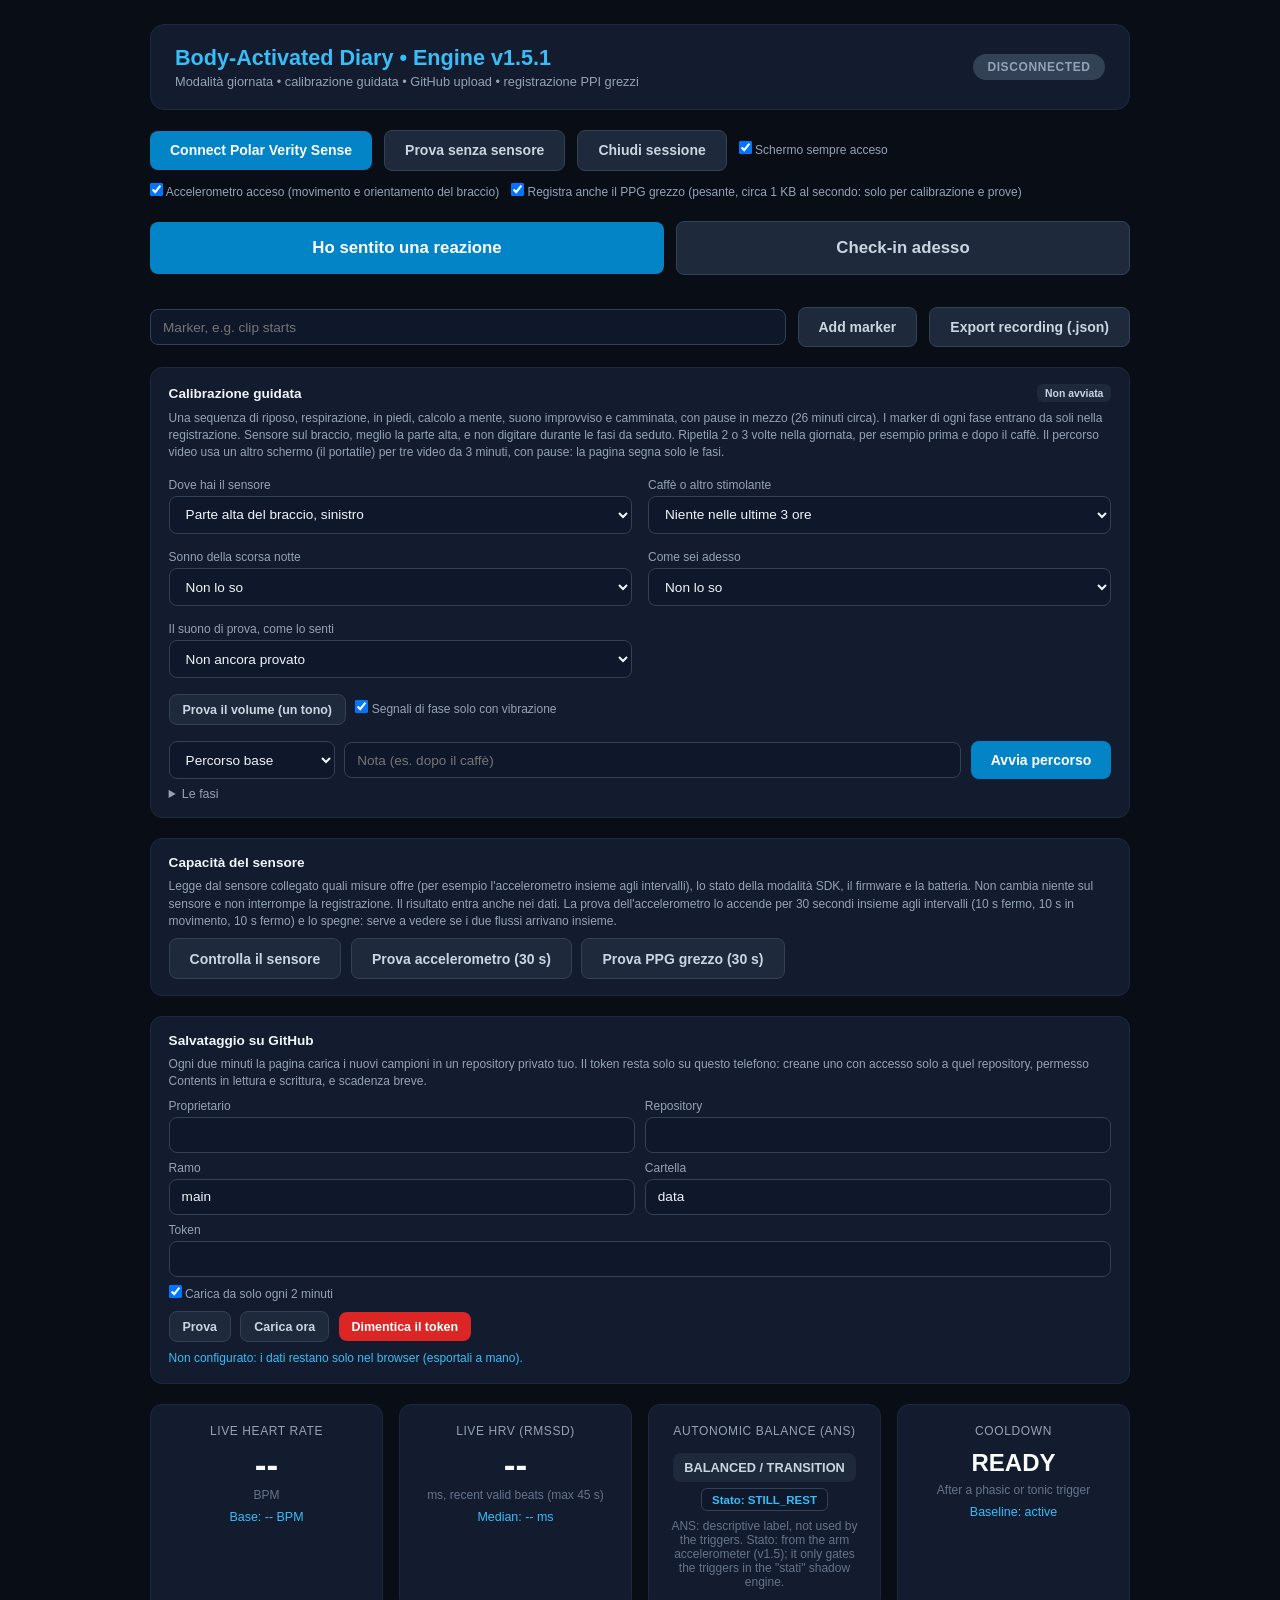
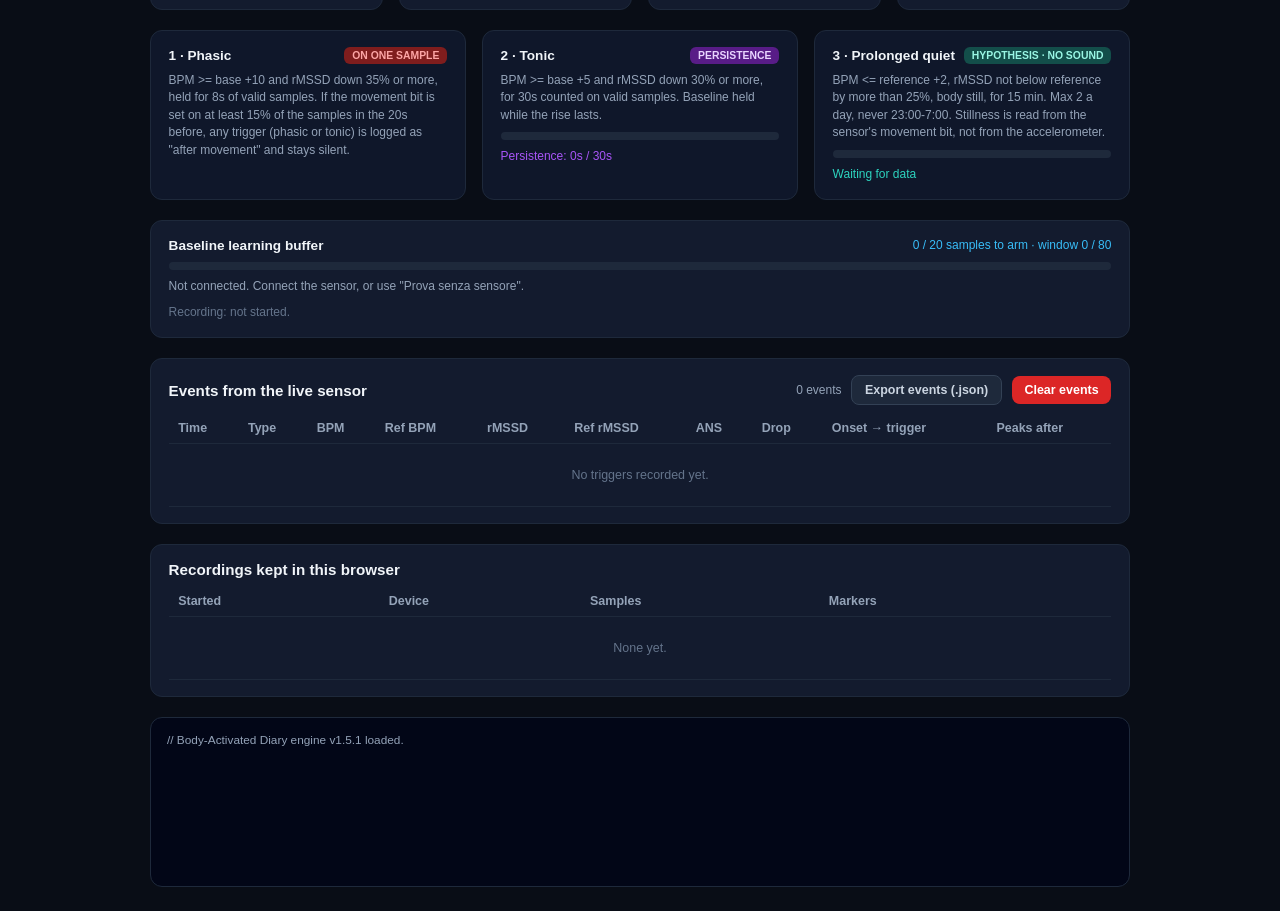
<file: v151.html>
<!DOCTYPE html>
<html lang="en">
<head>
  <meta charset="UTF-8">
  <meta name="viewport" content="width=device-width, initial-scale=1.0">
  <title>Body-Activated Diary - Engine v1.5.1</title>
  <style>
    * { box-sizing: border-box; margin: 0; padding: 0; font-family: -apple-system, BlinkMacSystemFont, "Segoe UI", Roboto, sans-serif; }
    body { background-color: #090d16; color: #f1f5f9; padding: 1.5rem; min-height: 100vh; display: flex; justify-content: center; }
    .wrapper { max-width: 980px; width: 100%; min-width: 0; display: flex; flex-direction: column; gap: 1.25rem; }
    .wrapper > *, .two > *, .pathways > *, .grid-metrics > * { min-width: 0; }
    html, body { overflow-x: hidden; }
    header { display: flex; justify-content: space-between; align-items: center; gap: 1rem; background: #131b2e; padding: 1.25rem 1.5rem; border-radius: 14px; border: 1px solid #1e293b; }
    h1 { font-size: 1.35rem; color: #38bdf8; font-weight: 700; }
    h2 { font-size: 0.95rem; font-weight: 700; }
    .subtitle { font-size: 0.8rem; color: #94a3b8; margin-top: 0.2rem; }
    .status-pill { padding: 0.4rem 0.9rem; border-radius: 9999px; font-size: 0.75rem; font-weight: 700; letter-spacing: 0.05em; text-transform: uppercase; background: #334155; color: #94a3b8; white-space: nowrap; }
    .status-pill.connected { background: #064e3b; color: #34d399; }
    .status-pill.monitoring { background: #0284c7; color: #ffffff; }
    .status-pill.triggered { background: #991b1b; color: #fca5a5; animation: pulse 1s infinite; }
    @keyframes pulse { 0%, 100% { opacity: 1; } 50% { opacity: 0.5; } }

    .controls-bar { display: flex; gap: 0.75rem; flex-wrap: wrap; align-items: center; }
    button { padding: 0.7rem 1.25rem; border-radius: 8px; font-size: 0.875rem; font-weight: 600; border: none; cursor: pointer; transition: all 0.2s; }
    .btn-primary { background: #0284c7; color: white; }
    .btn-primary:hover { background: #0369a1; }
    .btn-secondary { background: #1e293b; color: #cbd5e1; border: 1px solid #334155; }
    .btn-secondary:hover { background: #334155; color: white; }
    .btn-danger { background: #dc2626; color: white; }
    .btn-danger:hover { background: #b91c1c; }
    .btn-mock { background: #7c3aed; color: white; }
    .btn-mock:hover { background: #6d28d9; }
    .btn-small { padding: 0.45rem 0.8rem; font-size: 0.78rem; }
    button:disabled { opacity: 0.5; cursor: not-allowed; }
    input[type="text"], select, textarea { background: #0f172a; color: #f1f5f9; border: 1px solid #334155; border-radius: 8px; padding: 0.6rem 0.75rem; font-size: 0.85rem; }
    textarea { width: 100%; min-height: 4.5rem; font-family: ui-monospace, Consolas, monospace; font-size: 0.78rem; }
    input[type="file"] { font-size: 0.8rem; color: #94a3b8; }

    .grid-metrics { display: grid; grid-template-columns: repeat(4, 1fr); gap: 1rem; }
    .metric-card { background: #131b2e; border: 1px solid #1e293b; border-radius: 12px; padding: 1.2rem; text-align: center; }
    .metric-title { font-size: 0.75rem; color: #94a3b8; text-transform: uppercase; letter-spacing: 0.05em; margin-bottom: 0.4rem; }
    .metric-val { font-size: 2.2rem; font-weight: 800; color: #f8fafc; }
    .metric-unit { font-size: 0.75rem; color: #64748b; margin-top: 0.2rem; }
    .metric-sub { font-size: 0.78rem; color: #38bdf8; margin-top: 0.5rem; }
    .state-badge { display: inline-block; padding: 0.3rem 0.6rem; border-radius: 6px; font-size: 0.72rem; font-weight: 700; margin-top: 0.35rem; background: #0f172a; border: 1px solid #334155; color: #38bdf8; }
    .ans-badge { display: inline-block; padding: 0.45rem 0.7rem; border-radius: 8px; font-size: 0.8rem; font-weight: 700; margin-top: 0.5rem; }
    .ans-balanced { background: #1e293b; color: #cbd5e1; }
    .ans-sympathetic { background: #7f1d1d; color: #fca5a5; }
    .ans-coactivation { background: #581c87; color: #e9d5ff; }
    .ans-parasympathetic { background: #064e3b; color: #6ee7b7; }

    .pathways { display: grid; grid-template-columns: repeat(3, 1fr); gap: 1rem; }
    .box { background: #0f172a; border: 1px solid #1e293b; border-radius: 12px; padding: 1rem 1.1rem; display: flex; flex-direction: column; gap: 0.5rem; }
    .box.panel { background: #131b2e; }
    .box-header { display: flex; justify-content: space-between; align-items: center; gap: 0.5rem; }
    .box-title { font-size: 0.85rem; font-weight: 700; }
    .tag { font-size: 0.65rem; font-weight: 700; padding: 0.2rem 0.5rem; border-radius: 6px; white-space: nowrap; }
    .small { font-size: 0.75rem; color: #94a3b8; line-height: 1.45; }
    .dim { color: #64748b; }
    .progress-bar-bg { background: #1e293b; border-radius: 9999px; height: 8px; overflow: hidden; }
    .progress-bar-fill { background: #38bdf8; height: 100%; width: 0%; transition: width 0.3s; }
    .row { display: flex; gap: 0.6rem; flex-wrap: wrap; align-items: center; }
    .spread { display: flex; justify-content: space-between; align-items: center; gap: 0.75rem; flex-wrap: wrap; }

    .table-wrapper { overflow-x: auto; max-height: 300px; overflow-y: auto; }
    table { width: 100%; border-collapse: collapse; font-size: 0.78rem; }
    th { text-align: left; color: #94a3b8; font-weight: 600; padding: 0.5rem 0.6rem; border-bottom: 1px solid #1e293b; position: sticky; top: 0; background: #131b2e; white-space: nowrap; }
    td { padding: 0.5rem 0.6rem; border-bottom: 1px solid #1e293b; white-space: nowrap; }
    td.empty { text-align: center; color: #64748b; padding: 1.5rem; }
    .type-tag { padding: 0.15rem 0.5rem; border-radius: 6px; font-size: 0.68rem; font-weight: 700; }
    .type-phasic { background: #7f1d1d; color: #fca5a5; }
    .type-tonic { background: #581c87; color: #e9d5ff; }
    .type-quiet { background: #134e4a; color: #99f6e4; }

    .logs-panel { background: #020617; color: #94a3b8; font-family: ui-monospace, Consolas, monospace; font-size: 0.74rem; padding: 0.9rem 1rem; border-radius: 12px; height: 170px; overflow-y: auto; border: 1px solid #1e293b; }
    .log-line { margin-bottom: 0.2rem; }
    pre { background: #020617; border: 1px solid #1e293b; border-radius: 8px; padding: 0.75rem; font-size: 0.72rem; color: #94a3b8; overflow-x: auto; max-height: 260px; }
    details summary { cursor: pointer; font-size: 0.78rem; color: #94a3b8; }

    .proto-title { font-size: 1.5rem; font-weight: 800; color: #f8fafc; }
    .proto-clock { font-size: 3rem; font-weight: 800; color: #38bdf8; font-variant-numeric: tabular-nums; }
    .proto-text { font-size: 1rem; line-height: 1.5; color: #cbd5e1; }
    #pacer { width: 90px; height: 90px; border-radius: 50%; background: #0284c7; margin: 0.5rem auto; animation: breathe 10s ease-in-out infinite; }
    @keyframes tempo { 0% { opacity: 1; transform: scale(1.15); } 18% { opacity: 0.12; transform: scale(0.8); } 100% { opacity: 0.12; transform: scale(0.8); } }
    #tempoDot { width: 56px; height: 56px; border-radius: 50%; background: #f59e0b; margin: 0.5rem auto; animation: tempo 4s linear infinite; }
    @keyframes breathe { 0%, 100% { transform: scale(0.55); opacity: 0.6; } 50% { transform: scale(1.5); opacity: 1; } }
    .two { display: grid; grid-template-columns: repeat(2, 1fr); gap: 1rem; }
    .field { display: flex; flex-direction: column; gap: 0.25rem; font-size: 0.75rem; color: #94a3b8; }
    .field input { width: 100%; }
    input[type="password"], input[type="number"] { background: #0f172a; color: #f1f5f9; border: 1px solid #334155; border-radius: 8px; padding: 0.6rem 0.75rem; font-size: 0.85rem; }
    .modal { position: fixed; inset: 0; background: rgba(2, 6, 23, 0.92); display: flex; align-items: flex-start; justify-content: center; padding: 1rem; z-index: 50; overflow-y: auto; }
    .modal[hidden] { display: none; }
    .modal-card { margin: auto; background: #131b2e; border: 1px solid #334155; border-radius: 14px; padding: 1.25rem; width: 100%; max-width: 460px; display: flex; flex-direction: column; gap: 0.8rem; }
    .scale-row { display: grid; grid-template-columns: repeat(5, 1fr); gap: 0.4rem; }
    .scale-btn { padding: 0.6rem 0; font-size: 1rem; min-height: 3rem; }
    .ends { display: flex; justify-content: space-between; font-size: 0.7rem; color: #94a3b8; margin-top: -0.4rem; }
    .attn { outline: 2px solid #f59e0b; outline-offset: 3px; border-radius: 0.5rem; padding: 0.35rem; }
    .scale-btn.picked { background: #0284c7; color: #fff; border-color: #0284c7; }
    @media (max-width: 800px) {
      body { padding: 0.75rem; }
      header { flex-direction: column; align-items: flex-start; }
      .two { grid-template-columns: 1fr; }
      button { min-height: 2.75rem; }
      .proto-clock { font-size: 2.6rem; }
    }
    @media (max-width: 800px) { .grid-metrics { grid-template-columns: repeat(2, 1fr); } .pathways { grid-template-columns: 1fr; } }
  </style>
</head>
<body>
  <div class="wrapper">
    <header>
      <div>
        <h1>Body-Activated Diary • Engine v1.5.1</h1>
        <div class="subtitle">Modalità giornata • calibrazione guidata • GitHub upload • registrazione PPI grezzi</div>
      </div>
      <div id="statusPill" class="status-pill">Disconnected</div>
    </header>

    <div class="controls-bar">
      <button id="connectBtn" class="btn-primary">Connect Polar Verity Sense</button>
      <button id="simBtn" class="btn-secondary">Prova senza sensore</button>
      <button id="simBoostBtn" class="btn-mock" style="display:none;">Simula stimolo (40 s)</button>
      <button id="endBtn" class="btn-secondary">Chiudi sessione</button>
      <label class="small"><input type="checkbox" id="wakeChk" checked> Schermo sempre acceso</label>
      <label class="small"><input type="checkbox" id="accChk" checked> Accelerometro acceso (movimento e orientamento del braccio)</label>
      <label class="small"><input type="checkbox" id="ppgChk"> Registra anche il PPG grezzo (pesante, circa 1 KB al secondo: solo per calibrazione e prove)</label>
      <span id="wakeNote" class="small" style="color:#fbbf24;"></span>
    </div>
    <div class="controls-bar">
      <button id="feltNowBtn" class="btn-primary" style="flex: 1 1 220px; padding: 1rem 1.25rem; font-size: 1.05rem;">Ho sentito una reazione</button>
      <button id="ciNowBtn" class="btn-secondary" style="flex: 1 1 160px; padding: 1rem 1.25rem; font-size: 1.05rem;">Check-in adesso</button>
      <span id="feltInfo" class="small" style="color:#38bdf8; flex-basis: 100%;"></span>
    </div>
    <div class="controls-bar">
      <input id="markerInput" type="text" placeholder="Marker, e.g. clip starts" style="flex: 1; min-width: 180px;">
      <button id="markerBtn" class="btn-secondary">Add marker</button>
      <button id="exportRecBtn" class="btn-secondary">Export recording (.json)</button>
    </div>

    <!-- Guided calibration -->
    <div class="box panel">
      <div class="spread">
        <span class="box-title">Calibrazione guidata</span>
        <span id="protoStatus" class="tag" style="background:#1e293b; color:#cbd5e1;">Non avviata</span>
      </div>
      <div class="small">Una sequenza di riposo, respirazione, in piedi, calcolo a mente, suono improvviso e camminata, con pause in mezzo (<span id="protoTotal"></span>). I marker di ogni fase entrano da soli nella registrazione. Sensore sul braccio, meglio la parte alta, e non digitare durante le fasi da seduto. Ripetila 2 o 3 volte nella giornata, per esempio prima e dopo il caffè. Il percorso video usa un altro schermo (il portatile) per tre video da 3 minuti, con pause: la pagina segna solo le fasi.</div>
      <div id="ctxBox" class="two" style="margin: 0.5rem 0;">
        <label class="field">Dove hai il sensore<select id="ctxPlace"></select></label>
        <label class="field">Caffè o altro stimolante<select id="ctxCaf"></select></label>
        <label class="field">Sonno della scorsa notte<select id="ctxSleep"></select></label>
        <label class="field">Come sei adesso<select id="ctxTired"></select></label>
        <label class="field">Il suono di prova, come lo senti<select id="ctxVol"></select></label>
      </div>
      <div class="row" style="margin-bottom:0.5rem;">
        <button id="volTestBtn" class="btn-secondary btn-small" type="button">Prova il volume (un tono)</button>
        <label class="small"><input id="cueSilent" type="checkbox" checked> Segnali di fase solo con vibrazione</label>
      </div>
      <div class="row">
        <select id="protoSel" style="max-width: 11rem;"><option value="base">Percorso base</option><option value="video">Percorso video</option><option value="states">Verifica stati (9 min)</option></select>
        <input id="protoNote" type="text" placeholder="Nota (es. dopo il caffè)" style="flex:1; min-width: 180px;">
        <button id="protoStartBtn" class="btn-primary">Avvia percorso</button>
      </div>
      <div id="protoRun" style="display:none; text-align:center;">
        <div id="protoStep" class="small"></div>
        <div id="protoTitle" class="proto-title"></div>
        <div id="pacer" style="display:none;"></div>
        <div id="tempoDot" style="display:none;"></div>
        <div id="protoText" class="proto-text"></div>
        <div id="protoClock" class="proto-clock"></div>
        <div id="rateRow" style="display:none; margin:0.5rem 0;">
          <div id="rateLbl" class="small"></div>
          <div id="rateBtns" class="row" style="justify-content:center;"></div>
        </div>
        <div id="vidRow" style="display:none; margin:0.5rem 0;">
          <label class="field">Cosa stai guardando<select id="vidContent"><option value="neutral">Neutro</option><option value="fear">Paura (horror)</option><option value="arousing">Alta attivazione</option><option value="other">Altro</option></select></label>
        </div>
        <div class="progress-bar-bg"><div id="protoBar" class="progress-bar-fill"></div></div>
        <div class="row" style="justify-content:center; margin-top:0.75rem;">
          <button id="feltBtn" class="btn-mock" style="display:none;">Mi sono spaventato (con l'altra mano)</button>
          <button id="protoSkipBtn" class="btn-secondary btn-small">Salta fase</button>
          <button id="protoStopBtn" class="btn-danger btn-small">Interrompi</button>
        </div>
      </div>
      <details><summary>Le fasi</summary><ol id="protoList" class="small" style="padding-left:1.2rem; margin-top:0.4rem;"></ol></details>
    </div>

    <!-- Sensor capabilities -->
    <div class="box panel">
      <span class="box-title">Capacità del sensore</span>
      <div class="small">Legge dal sensore collegato quali misure offre (per esempio l'accelerometro insieme agli intervalli), lo stato della modalità SDK, il firmware e la batteria. Non cambia niente sul sensore e non interrompe la registrazione. Il risultato entra anche nei dati. La prova dell'accelerometro lo accende per 30 secondi insieme agli intervalli (10 s fermo, 10 s in movimento, 10 s fermo) e lo spegne: serve a vedere se i due flussi arrivano insieme.</div>
      <div class="row">
        <button id="capBtn" class="btn-secondary" type="button">Controlla il sensore</button>
        <button id="accBtn" class="btn-secondary" type="button">Prova accelerometro (30 s)</button>
        <button id="ppgBtn" class="btn-secondary" type="button">Prova PPG grezzo (30 s)</button>
        <button id="capCopyBtn" class="btn-secondary btn-small" type="button" style="display:none;">Copia</button>
      </div>
      <pre id="capOut" class="small" style="display:none; white-space:pre-wrap; word-break:break-word; margin-top:0.5rem;"></pre>
    </div>

    <div>
      <!-- GitHub upload -->
      <div class="box panel">
        <span class="box-title">Salvataggio su GitHub</span>
        <div class="small">Ogni due minuti la pagina carica i nuovi campioni in un repository privato tuo. Il token resta solo su questo telefono: creane uno con accesso solo a quel repository, permesso Contents in lettura e scrittura, e scadenza breve.</div>
        <div class="row">
          <label class="field" style="flex:1;">Proprietario<input id="ghOwner" type="text" autocapitalize="off" autocomplete="off"></label>
          <label class="field" style="flex:1;">Repository<input id="ghRepo" type="text" autocapitalize="off" autocomplete="off"></label>
        </div>
        <div class="row">
          <label class="field" style="flex:1;">Ramo<input id="ghBranch" type="text" autocapitalize="off" autocomplete="off"></label>
          <label class="field" style="flex:1;">Cartella<input id="ghFolder" type="text" autocapitalize="off" autocomplete="off"></label>
        </div>
        <label class="field">Token<input id="ghToken" type="password" autocomplete="off"></label>
        <label class="small"><input type="checkbox" id="ghAuto"> Carica da solo ogni 2 minuti</label>
        <div class="row">
          <button id="ghTestBtn" class="btn-secondary btn-small">Prova</button>
          <button id="ghNowBtn" class="btn-secondary btn-small">Carica ora</button>
          <button id="ghForgetBtn" class="btn-danger btn-small">Dimentica il token</button>
        </div>
        <div id="syncStatus" class="small" style="color:#38bdf8;"></div>
      </div>
    </div>

    <!-- Check-in dialog -->
    <div id="checkinModal" class="modal" hidden>
      <div class="modal-card">
        <h2 id="ciTitle" style="font-size:1.1rem;">Come stai in questo momento?</h2>
        <div id="ciTriggerInfo" class="small" style="color:#fca5a5; display:none;"></div>
        <div class="small">Quanto è piacevole o spiacevole?</div>
        <div id="valRow" class="scale-row"></div>
        <div class="ends"><span>molto spiacevole</span><span>molto piacevole</span></div>
        <div class="small">Quanto ti senti carico o agitato?</div>
        <div id="aroRow" class="scale-row"></div>
        <div class="ends"><span>molto calmo</span><span>molto carico</span></div>
        <label class="field">Cosa stai facendo<select id="actSel"></select></label>
        <input id="ciNote" type="text" placeholder="Una riga, se vuoi">
        <div class="row">
          <button id="ciSave" class="btn-primary" disabled>Salva</button>
          <button id="ciSkip" class="btn-secondary">Salta</button>
        </div>
      </div>
    </div>

    <!-- Live metrics -->
    <div class="grid-metrics">
      <div class="metric-card">
        <div class="metric-title">Live Heart Rate</div>
        <div id="liveBpm" class="metric-val">--</div>
        <div class="metric-unit">BPM</div>
        <div id="baseBpm" class="metric-sub">Base: -- BPM</div>
      </div>
      <div class="metric-card">
        <div class="metric-title">Live HRV (rMSSD)</div>
        <div id="liveRmssd" class="metric-val">--</div>
        <div class="metric-unit">ms, recent valid beats (max 45 s)</div>
        <div id="baseRmssd" class="metric-sub">Median: -- ms</div>
      </div>
      <div class="metric-card">
        <div class="metric-title">Autonomic Balance (ANS)</div>
        <div id="ansState" class="ans-badge ans-balanced">BALANCED</div>
        <div><span id="bioState" class="state-badge">Stato: STILL_REST</span></div>
        <div class="metric-unit" style="margin-top: 0.5rem;">ANS: descriptive label, not used by the triggers. Stato: from the arm accelerometer (v1.5); it only gates the triggers in the "stati" shadow engine.</div>
      </div>
      <div class="metric-card">
        <div class="metric-title">Cooldown</div>
        <div id="cooldownVal" class="metric-val" style="font-size: 1.5rem; line-height: 2.2rem;">READY</div>
        <div class="metric-unit">After a phasic or tonic trigger</div>
        <div id="freezeStatus" class="metric-sub">Baseline: active</div>
      </div>
    </div>

    <!-- Pathways -->
    <div class="pathways">
      <div class="box">
        <div class="box-header">
          <span class="box-title">1 · Phasic</span>
          <span class="tag" style="background: #7f1d1d; color: #fca5a5;">ON ONE SAMPLE</span>
        </div>
        <div id="phasicRule" class="small"></div>
      </div>
      <div class="box">
        <div class="box-header">
          <span class="box-title">2 · Tonic</span>
          <span class="tag" style="background: #581c87; color: #e9d5ff;">PERSISTENCE</span>
        </div>
        <div id="tonicRule" class="small"></div>
        <div class="progress-bar-bg"><div id="tonicProgressBar" class="progress-bar-fill" style="background: #a855f7;"></div></div>
        <div id="tonicCounterText" class="small" style="color: #a855f7;">Persistence: 0s</div>
      </div>
      <div class="box">
        <div class="box-header">
          <span class="box-title">3 · Prolonged quiet</span>
          <span class="tag" style="background: #134e4a; color: #99f6e4;">HYPOTHESIS · NO SOUND</span>
        </div>
        <div id="quietRule" class="small"></div>
        <div class="progress-bar-bg"><div id="quietProgressBar" class="progress-bar-fill" style="background: #2dd4bf;"></div></div>
        <div id="quietText" class="small" style="color: #2dd4bf;">Waiting for data</div>
      </div>
    </div>

    <!-- Baseline + signal -->
    <div class="box panel">
      <div class="spread">
        <span class="box-title">Baseline learning buffer</span>
        <span id="bufferCounter" class="small" style="color: #38bdf8;">0 samples</span>
      </div>
      <div class="progress-bar-bg"><div id="progressBar" class="progress-bar-fill"></div></div>
      <div id="signalText" class="small">Not connected. Connect the sensor, or use "Prova senza sensore".</div>
      <div id="recText" class="small dim">Recording: not started.</div>
    </div>

    <!-- Events -->
    <div class="box panel">
      <div class="spread">
        <h2>Events from the live sensor</h2>
        <div class="row">
          <span id="eventCountBadge" class="small">0 events</span>
          <button id="exportJsonBtn" class="btn-secondary btn-small">Export events (.json)</button>
          <button id="clearStorageBtn" class="btn-danger btn-small">Clear events</button>
        </div>
      </div>
      <div class="table-wrapper">
        <table>
          <thead><tr><th>Time</th><th>Type</th><th>BPM</th><th>Ref BPM</th><th>rMSSD</th><th>Ref rMSSD</th><th>ANS</th><th>Drop</th><th>Onset → trigger</th><th>Peaks after</th></tr></thead>
          <tbody id="eventsBody"><tr><td colspan="10" class="empty">No triggers recorded yet.</td></tr></tbody>
        </table>
      </div>
    </div>

    <!-- Stored recordings -->
    <div class="box panel">
      <div class="spread">
        <h2>Recordings kept in this browser</h2>
        <span id="storageNote" class="small dim"></span>
      </div>
      <div class="table-wrapper" style="max-height: 200px;">
        <table>
          <thead><tr><th>Started</th><th>Device</th><th>Samples</th><th>Markers</th><th></th></tr></thead>
          <tbody id="sessionsBody"><tr><td colspan="5" class="empty">None yet.</td></tr></tbody>
        </table>
      </div>
    </div>

    <div class="logs-panel" id="terminalLogs">
      <div class="log-line">// Body-Activated Diary engine v1.5.1 loaded.</div>
    </div>
  </div>

  <script>
// ============================================================================
// ENGINE CORE v1.3 — pure logic: no DOM, no Bluetooth, no wall clock.
// Feed it samples with ingest({ ts, ppi, hr, err, blocker }) and it returns
// what happened (events, event updates, log lines). Time comes only from the
// sample timestamps, so the same code runs live and on a recording (replay).
// ============================================================================
const ENGINE_VERSION = '1.5.0';

// All values are starting points, not validated thresholds.
const DEFAULT_CONFIG = {
  // --- Sample quality gate
  PPI_MIN_MS: 300,
  PPI_MAX_MS: 2000,
  ERROR_ESTIMATE_MAX_MS: 30,        // Polar: above 30 ms likely artefact. null = filter off (v1.1 behaviour)
  MAX_SAMPLE_GAP_S: 10,             // no valid sample for this long = discontinuity

  // --- rMSSD
  RMSSD_BUFFER_SIZE: 30,
  RMSSD_MIN_PAIRS: 4,               // v1.1 asked for 5 intervals = 4 differences
  RMSSD_ADJACENT_ONLY: true,        // skip differences across a discarded beat. false = v1.1 behaviour
  RMSSD_MAX_SPAN_S: 45,             // v1.3: beats older than this are dropped from the rMSSD buffer, so a long hole in the
                                    // signal cannot leave a stale value standing in. null = no limit (v1.1, v1.2). A longer
                                    // buffer (RMSSD_BUFFER_SIZE 60) needs a longer span (about 90).
  BPM_FROM_PPI: true,               // v1.3: BPM = 60000 / mean PPI of the last BPM_PPI_BEATS beats. false = the sensor's own
                                    // HR field (v1.1, v1.2), which showed 37 BPM for a minute on 12 Nov 2026
  BPM_PPI_BEATS: 8,

  // --- Baseline (same as v1.1 unless a flag is changed)
  MIN_BASELINE_SAMPLES: 20,
  MAX_BASELINE_HISTORY: 80,
  BASELINE_BPM_STAT: 'mean',        // 'mean' (v1.1) | 'median'
  FREEZE_BASELINE_WHILE_ELEVATED: true,  // baseline stops following a rise in progress. false = v1.1 behaviour
  REARM_AFTER_RELEASE: true,        // after a trigger, no new one until the rise has ended once. false = v1.1 behaviour

  // --- Pathway 1: phasic
  PHASIC_DROP_PERCENT: 0.35,
  PHASIC_BPM_RISE: 10,
  PHASIC_MAX_ONSET_S: null,         // null = v1.1 rule (fires whenever thresholds are met).
                                    // A number = phasic only if reached within N s from the start of the rise.
  PHASIC_MIN_S: 8,                  // v1.3: the strict thresholds must hold this long (on valid samples) before a phasic
                                    // trigger. 0 = on one sample (v1.1, v1.2). A first value, to tune with labelled data.

  // --- Movement context (v1.3, hypothesis from 5 candidate triggers on one person, not validated)
  MOVEMENT_CONTEXT: 'tag',          // 'tag' = a trigger preceded by a lot of movement is kept in the log but marked
                                    // (context 'movement', notify false: no chime, no invite). 'off' = every trigger notifies (v1.1 to v1.3 first build).
  MOVEMENT_WINDOW_S: 20,            // look-back before the trigger
  MOVEMENT_BLOCKED_FRACTION: 0.15,  // share of samples in the window with the sensor's movement bit

  // --- v1.4 (replay experiment): movement from the accelerometer, thresholds in units of the person's own noise
  MOVEMENT_SOURCE: 'acc',           // 'acc' = share of samples with mov >= MOVEMENT_MOV_MG (falls back to the blocker bit
                                    // when the sample has no accelerometer value). 'blocker' = v1.3.1 behaviour.
  MOVEMENT_MOV_MG: 40,              // sd of the acceleration magnitude over 2 s, milli-g (indicative value, 3_Sistema 4.12)
  THRESHOLD_MODE: 'percent',        // 'percent' (v1.3.1, default) | 'noise'. In 'noise' mode the PHASIC_/TONIC_ percent and BPM
                                    // values above are not used; the Z values below are.
  NOISE_WINDOW_MIN: 10,             // robust spread (MAD) of BPM and ln(rMSSD) over this many minutes of unfrozen samples
  NOISE_MIN_MIN: 3,                 // minutes of history before the spread exists; until then no trigger in noise mode
  NOISE_SAMPLE_EVERY_S: 5,          // thinning, because consecutive rMSSD values overlap
  NOISE_MIN_SIGMA_BPM: 1.5,         // floors, so a very quiet stretch does not make tiny changes look big
  NOISE_MIN_SIGMA_LN: 0.10,
  NOISE_MIN_BPM_RISE: 4,            // absolute minimum effect, whatever the spread
  NOISE_MIN_LN_DROP: 0.25,          // about -22 % rMSSD
  PHASIC_Z_BPM: 3.5,
  PHASIC_Z_RMSSD: 3.0,
  TONIC_Z_BPM: 2.5,
  TONIC_Z_RMSSD: 2.0,

  // --- v1.4.1: window detector (used by the shadow engine 'finestra'). Instead of two thresholds crossed at the same moment for N seconds, it
  // looks at the last WINDOW_S seconds of valid samples: the share of samples that are above soft thresholds (in units of the person's own
  // noise, see THRESHOLD_MODE 'noise') must reach WINDOW_FRACTION. It does not fire if the orientation of the arm changed (posture).
  DETECTOR: 'threshold',            // 'threshold' (v1.3.1 rules) | 'window'
  WINDOW_S: 45,
  WINDOW_MIN_N: 20,                 // valid samples needed in the window
  WINDOW_FRACTION: 0.6,             // share of samples in the window that must be 'hot' to fire
  WINDOW_HOLD_FRACTION: 0.3,        // above this share the baseline is frozen and a new trigger waits for the share to fall below it
  WINDOW_Z_BPM: 1.5,
  WINDOW_Z_RMSSD: 1.0,
  WINDOW_MIN_BPM_RISE: 3,
  WINDOW_MIN_LN_DROP: 0.15,
  ORIENT_GATE: true,                // needs ax, ay, az on the samples; without them the gate does nothing
  ORIENT_CHANGE_DEG: 25,            // angle between the arm direction 150..45 s ago and in the last 10 s (indicative: one stand-up gave 32 deg)
  ORIENT_REF_START_S: 150,
  ORIENT_REF_END_S: 45,
  ORIENT_NOW_S: 10,

  // --- v1.5: activity states (right arm sensor). Off by default: it runs as a shadow engine ('stati') until a labelled
  // session ("Verifica stati") shows the states match what the person was doing.
  STATE_MACHINE_MODE: false,        // true = the state gates the baseline and the triggers
  LOCO_WINDOW_S: 30,                // window used to tell continuous walking from the intermittent gestures of a right arm
  LOCO_MOV_MG: 55,                  // mG: a sample above this counts as walking (indicative, no walking data yet)
  LOCO_FRACTION: 0.55,              // share of samples in the window above LOCO_MOV_MG that makes it LOCOMOTION
  GESTURE_MOV_MG: 35,               // mG: intermittent hand/arm activity (mouse, typing, talking)
  GESTURE_FRACTION: 0.12,           // share of samples above GESTURE_MOV_MG that makes it DESK_OR_GESTURE
  RECOVERY_MAX_S: 75,               // after walking, no trigger while BPM stays above baseline + margin, for at most this long
  RECOVERY_BPM_MARGIN: 6,
  TRANSITION_MOV_MG: 65,            // a movement burst this strong starts a posture change
  TRANSITION_PENDING_S: 90,         // the burst waits this long for the arm direction to confirm the change (stand-up: burst at
                                    // about 25-35 s, 30 deg reached at about 55 s or later)
  TRANSITION_DEG: 30,               // arm direction change that confirms the posture change
  TRANSITION_HOLD_S: 90,            // after the confirmation, no trigger for this long (BPM stays up about 90 s after standing)
  TRANSITION_MAX_S: 240,            // a new strong burst during the hold (sitting down again) restarts it, up to this total length

  // --- Pathway 2: tonic
  TONIC_DROP_PERCENT: 0.30,
  TONIC_BPM_RISE: 5,
  TONIC_PERSISTENCE_SECONDS: 30,

  COOLDOWN_SECONDS: 300,
  RESPONSE_WINDOW_SECONDS: 120,     // after a trigger, keep measuring peaks for this long

  // --- Pathway 3: prolonged quiet (ADR-24, hypothesis)
  QUIET_ENABLED: true,
  QUIET_SLOW_WINDOW_MIN: 45,        // slow reference: median of the last N minutes
  QUIET_MIN_HISTORY_MIN: 30,        // minutes of data needed before the slow reference exists
  QUIET_DURATION_MIN: 15,           // how long the quiet must last
  QUIET_BPM_MARGIN: 2,              // BPM <= reference + margin
  QUIET_RMSSD_TOLERANCE: 0.25,      // rMSSD >= reference * (1 - tolerance); a 30-beat rMSSD is noisy, 10% was too tight
  QUIET_MIN_OK_FRACTION: 0.90,      // share of valid samples in the window that meet the condition
  QUIET_MIN_VALID_FRACTION: 0.70,   // share of samples in the window that passed the quality gate
  QUIET_MAX_MOVED_FRACTION: 0.05,   // share of samples with the blocker bit (movement proxy, no accelerometer yet)
  QUIET_MAX_GAP_S: 60,              // a hole this long inside the window invalidates it
  QUIET_REARM_FRACTION: 0.50,       // after an invite, re-arm only once the quiet has clearly ended
  QUIET_MAX_PER_DAY: 2,
  QUIET_HOURS_START: 23,            // no invite between these local hours (start == end = no silent hours)
  QUIET_HOURS_END: 7,
  REST_BPM: null,                   // resting values from calibration, when they exist.
  REST_RMSSD: null                  // null = use the slow reference instead
};

// Overrides that make v1.3 decide like v1.1 (except the tonic timer, which now counts on samples).
const V1_1_COMPAT_CONFIG = {
  ERROR_ESTIMATE_MAX_MS: null,
  RMSSD_ADJACENT_ONLY: false,
  RMSSD_MAX_SPAN_S: null,
  BPM_FROM_PPI: false,
  PHASIC_MIN_S: 0,
  MOVEMENT_CONTEXT: 'off',
  FREEZE_BASELINE_WHILE_ELEVATED: false,
  REARM_AFTER_RELEASE: false,
  PHASIC_MAX_ONSET_S: null,
  QUIET_ENABLED: false,
  MOVEMENT_SOURCE: 'blocker',
  THRESHOLD_MODE: 'percent',
  DETECTOR: 'threshold',
  STATE_MACHINE_MODE: false
};
// v1.3.1 exactly (for before/after comparisons)
const V1_3_1_CONFIG = { MOVEMENT_SOURCE: 'blocker', THRESHOLD_MODE: 'percent' };
// Shadow engines (v1.4): they see the same beats as the live engine, write their events as markers (kind 'shadow') and never
// notify. Exploratory presets, chosen on a few sessions of one person: they exist to be compared on the next recordings.
const SHADOW_CONFIGS = [
  { id: 'stati', label: 'v1.5: stati di attività (camminata, recupero, cambio di postura) + finestra 45 s + cancello di orientamento',
    cfg: { STATE_MACHINE_MODE: true, DETECTOR: 'window', THRESHOLD_MODE: 'noise', ORIENT_GATE: true, QUIET_ENABLED: false } },
  { id: 'finestra', label: 'frazione di campioni oltre soglie morbide in 45 s, non se cambia l\'orientamento del braccio',
    cfg: { DETECTOR: 'window', QUIET_ENABLED: false } },
  { id: 'rumore', label: 'soglie in unità di rumore personale',
    cfg: { THRESHOLD_MODE: 'noise', PHASIC_Z_BPM: 2.5, PHASIC_Z_RMSSD: 1.5, TONIC_Z_BPM: 2.0, TONIC_Z_RMSSD: 1.0, QUIET_ENABLED: false } },
  { id: 'solo_bpm', label: 'solo battito, in unità di rumore',
    cfg: { THRESHOLD_MODE: 'noise', PHASIC_Z_BPM: 3.5, TONIC_Z_BPM: 2.5, PHASIC_Z_RMSSD: -99, TONIC_Z_RMSSD: -99, NOISE_MIN_LN_DROP: -99, QUIET_ENABLED: false } }
];

function median(arr) {
  if (arr.length === 0) return 0;
  const sorted = [...arr].sort((a, b) => a - b);
  const mid = Math.floor(sorted.length / 2);
  return sorted.length % 2 !== 0 ? sorted[mid] : Math.round((sorted[mid - 1] + sorted[mid]) / 2);
}

function average(arr) {
  if (arr.length === 0) return 0;
  return Math.round(arr.reduce((a, v) => a + v, 0) / arr.length);
}

// buf: [{ ppi, adj }] where adj = this beat directly follows the previous entry
function computeRmssd(buf, cfg) {
  let sum = 0, pairs = 0;
  for (let i = 1; i < buf.length; i++) {
    if (cfg.RMSSD_ADJACENT_ONLY && !buf[i].adj) continue;
    const d = buf[i].ppi - buf[i - 1].ppi;
    sum += d * d;
    pairs++;
  }
  if (pairs < cfg.RMSSD_MIN_PAIRS) return null;
  return Math.round(Math.sqrt(sum / pairs));
}

function classifyAns(rmssd, bpm, baseRmssd, baseBpm) {
  if (!baseRmssd) return 'BALANCED';
  const ratio = rmssd / baseRmssd;
  const delta = bpm - baseBpm;
  if (ratio < 0.60 && delta >= 8) return 'SYMPATHETIC';
  if (ratio >= 0.60 && ratio <= 0.80 && delta >= 4 && delta < 10) return 'CO_ACTIVATION';
  if (ratio >= 0.85 && delta <= 2) return 'PARASYMPATHETIC';
  return 'BALANCED';
}

function createEngine(userConfig) {
  const cfg = Object.assign({}, DEFAULT_CONFIG, userConfig || {});
  const st = {
    total: 0, accepted: 0,
    rejected: { blocker: 0, range: 0, hr: 0, error_estimate: 0 },
    ppiBuf: [], prevAccepted: false, lastValidTs: null, lastTs: null,
    bpm: 0, rmssd: null,
    baseRmssdHist: [], baseBpmHist: [], baseRmssd: 0, baseBpm: 0,
    monitoring: false, cooldownUntil: 0,
    elevatedSince: null, tonicSeconds: 0, needRelease: false,
    moveRing: [],
    noise: [], noiseLastTs: 0, sigmaBpm: null, sigmaLn: null,
    orient: [], win: [], winHot: false, winFrac: 0, orientDeg: null, orientLogged: false,
    actState: 'STILL_REST', locoRing: [], lastLocoTs: null, burstTs: null, transUntilTs: 0, transStartTs: 0,
    stateCounts: { STILL_REST: 0, DESK_OR_GESTURE: 0, TRANSITION_HOLD: 0, LOCOMOTION: 0, RECOVERY: 0 },
    suppressedByState: 0,
    ans: 'BALANCED',
    tracking: null,
    // quiet pathway
    slow: [], slowHead: 0, slowRefBpm: null, slowRefRmssd: null, slowRefAt: null,
    qwin: [], qHead: 0, qAll: 0, qValid: 0, qOk: 0, qMoved: 0,
    qLastValidTs: null, qLastGapTs: null,
    quietArmed: true, quietDay: null, quietCount: 0, quietLast: null
  };

  function rejectReason(s) {
    if (s.blocker) return 'blocker';
    if (!(s.ppi >= cfg.PPI_MIN_MS && s.ppi <= cfg.PPI_MAX_MS)) return 'range';
    if (!(s.hr > 0)) return 'hr';
    if (cfg.ERROR_ESTIMATE_MAX_MS != null && s.err != null && s.err > cfg.ERROR_ESTIMATE_MAX_MS) return 'error_estimate';
    return null;
  }

  function inQuietHours(ts) {
    const a = cfg.QUIET_HOURS_START, b = cfg.QUIET_HOURS_END;
    if (a == null || b == null || a === b) return false;
    const h = new Date(ts).getHours();
    return a > b ? (h >= a || h < b) : (h >= a && h < b);
  }

  function dayKey(ts) {
    const d = new Date(ts);
    return d.getFullYear() * 10000 + (d.getMonth() + 1) * 100 + d.getDate();
  }

  function makeEvent(type, ts, extra) {
    return Object.assign({
      id: 'evt_' + Math.round(ts),
      timestamp: new Date(ts).toISOString(),
      engine_version: ENGINE_VERSION,
      is_mock: false,
      source: 'sensor',
      trigger_type: type,
      activity_state: st.actState,
      ans_state: st.ans,
      trigger_bpm: st.bpm,
      baseline_bpm: st.baseBpm,
      trigger_rmssd: st.rmssd,
      baseline_rmssd_median: st.baseRmssd,
      drop_percentage: st.baseRmssd > 0 ? Math.round((1 - st.rmssd / st.baseRmssd) * 100) : null,
      status: 'pending_reflection',
      user_valence: null,
      user_reflection: null
    }, extra || {});
  }

  function movementShare() {
    if (!st.moveRing.length) return 0;
    if (cfg.MOVEMENT_SOURCE === 'acc') {
      let n = 0, m = 0;
      for (const r of st.moveRing) if (r.m != null) { n++; if (r.m >= cfg.MOVEMENT_MOV_MG) m++; }
      if (n > 0) return m / n;
    }
    let b = 0;
    for (const r of st.moveRing) if (r.b) b++;
    return b / st.moveRing.length;
  }

  function mad(arr) {
    const m = median(arr.slice().sort((a, b) => a - b).map(x => x * 1000)) / 1000;
    const d = arr.map(x => Math.abs(x - m)).sort((a, b) => a - b);
    const mid = Math.floor(d.length / 2);
    const md = d.length % 2 ? d[mid] : (d[mid - 1] + d[mid]) / 2;
    return 1.4826 * md;
  }

  function updateNoise(ts) {
    if (ts - st.noiseLastTs < cfg.NOISE_SAMPLE_EVERY_S * 1000) return;
    st.noiseLastTs = ts;
    st.noise.push([ts, st.bpm, Math.log(st.rmssd)]);
    const from = ts - cfg.NOISE_WINDOW_MIN * 60000;
    while (st.noise.length && st.noise[0][0] < from) st.noise.shift();
    const span = st.noise.length ? st.noise[st.noise.length - 1][0] - st.noise[0][0] : 0;
    if (span >= cfg.NOISE_MIN_MIN * 60000 && st.noise.length >= 20) {
      st.sigmaBpm = Math.max(cfg.NOISE_MIN_SIGMA_BPM, mad(st.noise.map(r => r[1])));
      st.sigmaLn = Math.max(cfg.NOISE_MIN_SIGMA_LN, mad(st.noise.map(r => r[2])));
    } else { st.sigmaBpm = null; st.sigmaLn = null; }
  }

  function median3(arr) { const s = arr.slice().sort((a, b) => a - b), m = s.length >> 1; return s.length % 2 ? s[m] : (s[m - 1] + s[m]) / 2; }

  // Angle (degrees) between the mean arm direction some time ago and the one now; null when there is not enough accelerometer data.
  function orientAngle(ts) {
    const refA = ts - cfg.ORIENT_REF_START_S * 1000, refB = ts - cfg.ORIENT_REF_END_S * 1000, nowA = ts - cfg.ORIENT_NOW_S * 1000;
    const ref = [], now = [];
    for (const o of st.orient) { if (o.ts >= refA && o.ts < refB) ref.push(o.v); else if (o.ts >= nowA) now.push(o.v); }
    if (ref.length < 5 || now.length < 3) return null;
    const mv = a => [0, 1, 2].map(i => median3(a.map(v => v[i])));
    const u = mv(ref), v = mv(now);
    const nu = Math.hypot(u[0], u[1], u[2]), nv = Math.hypot(v[0], v[1], v[2]);
    if (!(nu > 0) || !(nv > 0)) return null;
    const c = Math.max(-1, Math.min(1, (u[0] * v[0] + u[1] * v[1] + u[2] * v[2]) / (nu * nv)));
    return Math.round(Math.acos(c) * 1800 / Math.PI) / 10;
  }

  // v1.5: activity state from the arm accelerometer. Walking moves the right arm continuously, desk work does it in bursts.
  // A posture change is a movement burst followed, within TRANSITION_PENDING_S, by a change of the arm direction.
  // Called for every sample, rejected ones included: walking is exactly when the sensor's movement bit rejects beats.
  function updateActivityState(ts, s) {
    const mov = s.mov != null ? s.mov : (s.blocker ? 60 : 0);   // without the accelerometer the blocker bit stands in
    st.locoRing.push({ ts, mov });
    while (st.locoRing.length > 1 && ts - st.locoRing[0].ts > cfg.LOCO_WINDOW_S * 1000) st.locoRing.shift();
    let locoHits = 0, gestHits = 0;
    for (const r of st.locoRing) {
      if (r.mov >= cfg.LOCO_MOV_MG) locoHits++;
      if (r.mov >= cfg.GESTURE_MOV_MG) gestHits++;
    }
    const n = st.locoRing.length || 1;
    if (mov >= cfg.TRANSITION_MOV_MG) st.burstTs = ts;          // latched: the direction change shows up later
    if (locoHits / n >= cfg.LOCO_FRACTION && n >= 8) {
      st.lastLocoTs = ts;
      st.actState = 'LOCOMOTION';
    } else if (st.lastLocoTs !== null && ts - st.lastLocoTs <= cfg.RECOVERY_MAX_S * 1000 &&
               st.baseBpm > 0 && st.bpm > st.baseBpm + cfg.RECOVERY_BPM_MARGIN) {
      st.actState = 'RECOVERY';
    } else {
      const pending = st.burstTs !== null && ts - st.burstTs <= cfg.TRANSITION_PENDING_S * 1000;
      if (pending && ts > st.transUntilTs) {
        const deg = orientAngle(ts);
        if (deg !== null && deg >= cfg.TRANSITION_DEG) { st.transStartTs = ts; st.transUntilTs = ts + cfg.TRANSITION_HOLD_S * 1000; st.burstTs = null; }
      } else if (ts < st.transUntilTs && mov >= cfg.TRANSITION_MOV_MG) {
        // sitting down again: the arm direction goes back to where it was, so the angle cannot confirm it
        st.transUntilTs = Math.min(ts + cfg.TRANSITION_HOLD_S * 1000, st.transStartTs + cfg.TRANSITION_MAX_S * 1000);
      }
      if (ts < st.transUntilTs) st.actState = 'TRANSITION_HOLD';
      else if (gestHits / n >= cfg.GESTURE_FRACTION) st.actState = 'DESK_OR_GESTURE';
      else st.actState = 'STILL_REST';
    }
    st.stateCounts[st.actState]++;
    return st.actState;
  }

  function windowStep(ts, hit, inCooldown, stateBlocks, out) {
    st.win.push({ ts, hit });
    while (st.win.length > 1 && ts - st.win[0].ts > cfg.WINDOW_S * 1000) st.win.shift();
    let h = 0; for (const w of st.win) if (w.hit) h++;
    const n = st.win.length, span = ts - st.win[0].ts, frac = n ? h / n : 0;
    st.winFrac = frac; st.winHot = frac >= cfg.WINDOW_HOLD_FRACTION;
    if (st.needRelease && frac < cfg.WINDOW_HOLD_FRACTION) st.needRelease = false;
    st.orientDeg = cfg.ORIENT_GATE ? orientAngle(ts) : null;
    const ready = n >= cfg.WINDOW_MIN_N && span >= cfg.WINDOW_S * 1000 * 0.66 && frac >= cfg.WINDOW_FRACTION;
    if (stateBlocks) {
      // Samples taken while walking, recovering or settling after a posture change do not count: the window starts again
      // when the state ends, otherwise it would still be full of them and fire the moment the state is over.
      if (hit) st.suppressedByState++;                  // counts the hot samples the state kept out of the window
      st.win.length = 0; st.winFrac = 0; st.winHot = false;
      return;
    }
    if (!st.monitoring || inCooldown || st.needRelease) return;
    if (!ready) return;
    if (cfg.ORIENT_GATE && st.orientDeg !== null && st.orientDeg >= cfg.ORIENT_CHANGE_DEG) {
      if (!st.orientLogged) { st.orientLogged = true; out.push({ kind: 'log', msg: `Window above thresholds but the arm direction changed by ${st.orientDeg} deg: posture, no trigger.` }); }
      return;
    }
    st.orientLogged = false;
    fireArousal('window_score', ts, out);
    for (let i = out.length - 1; i >= 0; i--) if (out[i].kind === 'event') { out[i].event.window_fraction = Math.round(frac * 100) / 100; out[i].event.orientation_change_deg = st.orientDeg; break; }
  }

  function fireArousal(type, ts, out) {
    const onsetS = st.elevatedSince === null ? 0 : Math.round((ts - st.elevatedSince) / 100) / 10;
    const share = movementShare();
    const moved = cfg.MOVEMENT_CONTEXT === 'tag' && share >= cfg.MOVEMENT_BLOCKED_FRACTION;
    const ev = makeEvent(type, ts, {
      onset_to_trigger_s: onsetS, response: null,
      movement_share: Math.round(share * 100) / 100,
      z_bpm: st.sigmaBpm ? Math.round(((st.bpm - st.baseBpm) / st.sigmaBpm) * 10) / 10 : null,
      z_ln_rmssd: (st.sigmaLn && st.baseRmssd > 0 && st.rmssd > 0) ? Math.round(((Math.log(st.baseRmssd) - Math.log(st.rmssd)) / st.sigmaLn) * 10) / 10 : null,
      threshold_mode: cfg.THRESHOLD_MODE,
      context: moved ? 'movement' : null,
      notify: !moved
    });
    out.push({ kind: 'event', event: ev });
    out.push({ kind: 'log', msg: `TRIGGER [${type.toUpperCase()}]${moved ? ' (after movement, no notification)' : ''} | ANS: ${st.ans} | rMSSD: -${ev.drop_percentage}% | onset to trigger: ${onsetS}s` });
    st.tracking = {
      id: ev.id, triggerTs: ts, onsetTs: st.elevatedSince === null ? ts : st.elevatedSince,
      until: ts + cfg.RESPONSE_WINDOW_SECONDS * 1000,
      baseBpm: st.baseBpm, baseRmssd: st.baseRmssd,
      peakDelta: st.bpm - st.baseBpm, peakDeltaTs: ts,
      peakDrop: st.baseRmssd > 0 ? 1 - st.rmssd / st.baseRmssd : 0, peakDropTs: ts,
      endTs: null
    };
    st.cooldownUntil = ts + cfg.COOLDOWN_SECONDS * 1000;
    st.elevatedSince = null;
    st.tonicSeconds = 0;
    st.needRelease = true;
  }

  function closeTracking(out) {
    const tr = st.tracking;
    if (!tr) return;
    const s = ms => Math.round(ms / 100) / 10;
    out.push({
      kind: 'event_update', id: tr.id,
      response: {
        peak_bpm_delta: tr.peakDelta,
        time_to_peak_bpm_s: s(tr.peakDeltaTs - tr.onsetTs),
        peak_rmssd_drop_percent: Math.round(tr.peakDrop * 100),
        time_to_peak_drop_s: s(tr.peakDropTs - tr.onsetTs),
        // how long the rise lasted, from its start to the first sample back under the tonic thresholds
        elevated_duration_s: tr.endTs === null ? null : s(tr.endTs - tr.onsetTs),
        window_s: cfg.RESPONSE_WINDOW_SECONDS
      }
    });
    st.tracking = null;
  }

  function trackResponse(ts, out) {
    const tr = st.tracking;
    if (!tr) return;
    if (ts > tr.until) { closeTracking(out); return; }
    const delta = st.bpm - tr.baseBpm;
    const drop = tr.baseRmssd > 0 ? 1 - st.rmssd / tr.baseRmssd : 0;
    if (delta > tr.peakDelta) { tr.peakDelta = delta; tr.peakDeltaTs = ts; }
    if (drop > tr.peakDrop) { tr.peakDrop = drop; tr.peakDropTs = ts; }
    const stillUp = drop >= cfg.TONIC_DROP_PERCENT && delta >= cfg.TONIC_BPM_RISE;
    if (tr.endTs === null && !stillUp && ts > tr.triggerTs) tr.endTs = ts;
  }

  function quietStep(ts, valid, moved, inCooldown, out) {
    if (!cfg.QUIET_ENABLED) return;
    const usable = valid && st.rmssd !== null;

    // Slow reference: median of the last QUIET_SLOW_WINDOW_MIN minutes, refreshed once a minute.
    if (usable) st.slow.push([ts, st.bpm, st.rmssd]);
    const slowFrom = ts - cfg.QUIET_SLOW_WINDOW_MIN * 60000;
    while (st.slowHead < st.slow.length && st.slow[st.slowHead][0] < slowFrom) st.slowHead++;
    if (st.slowHead > 4096) { st.slow = st.slow.slice(st.slowHead); st.slowHead = 0; }
    if (st.slowRefAt === null || ts - st.slowRefAt >= 60000) {
      st.slowRefAt = ts;
      const live = st.slow.slice(st.slowHead);
      const span = live.length ? live[live.length - 1][0] - live[0][0] : 0;
      if (span >= cfg.QUIET_MIN_HISTORY_MIN * 60000) {
        st.slowRefBpm = median(live.map(r => r[1]));
        st.slowRefRmssd = median(live.map(r => r[2]));
      } else {
        st.slowRefBpm = null; st.slowRefRmssd = null;
      }
    }
    const refBpm = cfg.REST_BPM != null ? cfg.REST_BPM : st.slowRefBpm;
    const refRmssd = cfg.REST_RMSSD != null ? cfg.REST_RMSSD : st.slowRefRmssd;
    const haveRef = refBpm != null && refRmssd != null;
    const ok = usable && haveRef &&
      st.bpm <= refBpm + cfg.QUIET_BPM_MARGIN &&
      st.rmssd >= refRmssd * (1 - cfg.QUIET_RMSSD_TOLERANCE);

    if (valid) {
      if (st.qLastValidTs !== null && ts - st.qLastValidTs > cfg.QUIET_MAX_GAP_S * 1000) st.qLastGapTs = ts;
      st.qLastValidTs = ts;
    }

    // Sliding window of QUIET_DURATION_MIN minutes, with running counters.
    const D = cfg.QUIET_DURATION_MIN * 60000;
    st.qwin.push([ts, valid ? 1 : 0, ok ? 1 : 0, moved ? 1 : 0]);
    st.qAll++; if (valid) st.qValid++; if (ok) st.qOk++; if (moved) st.qMoved++;
    while (st.qHead < st.qwin.length && st.qwin[st.qHead][0] < ts - D) {
      const o = st.qwin[st.qHead++];
      st.qAll--; st.qValid -= o[1]; st.qOk -= o[2]; st.qMoved -= o[3];
    }
    if (st.qHead > 4096) { st.qwin = st.qwin.slice(st.qHead); st.qHead = 0; }

    const oldest = st.qwin[st.qHead][0];
    const covered = oldest <= ts - D + cfg.QUIET_MAX_GAP_S * 1000;
    const noGap = st.qLastGapTs === null || st.qLastGapTs < ts - D;
    const okFraction = st.qValid ? st.qOk / st.qValid : 0;
    const validFraction = st.qAll ? st.qValid / st.qAll : 0;
    const movedFraction = st.qAll ? st.qMoved / st.qAll : 1;

    if (!st.quietArmed && okFraction < cfg.QUIET_REARM_FRACTION) st.quietArmed = true;
    const day = dayKey(ts);
    if (day !== st.quietDay) { st.quietDay = day; st.quietCount = 0; }

    st.quietLast = {
      ref_bpm: refBpm, ref_rmssd: refRmssd,
      ref_source: !haveRef ? null : (cfg.REST_BPM != null && cfg.REST_RMSSD != null ? 'rest' : 'slow_baseline'),
      ok_fraction: okFraction, valid_fraction: validFraction, moved_fraction: movedFraction,
      covered_min: Math.min(cfg.QUIET_DURATION_MIN, (ts - oldest) / 60000),
      armed: st.quietArmed, count_today: st.quietCount
    };

    const holds = covered && noGap && haveRef &&
      okFraction >= cfg.QUIET_MIN_OK_FRACTION &&
      validFraction >= cfg.QUIET_MIN_VALID_FRACTION &&
      movedFraction <= cfg.QUIET_MAX_MOVED_FRACTION;

    if (holds && usable && st.quietArmed && !inCooldown && !inQuietHours(ts) && st.quietCount < cfg.QUIET_MAX_PER_DAY) {
      st.quietArmed = false;
      st.quietCount++;
      st.quietLast.armed = false; st.quietLast.count_today = st.quietCount;
      const ev = makeEvent('quiet_prolonged', ts, {
        baseline_bpm: refBpm,
        baseline_rmssd_median: refRmssd,
        drop_percentage: null,
        quiet: {
          duration_min: cfg.QUIET_DURATION_MIN,
          ref_source: st.quietLast.ref_source,
          ok_fraction: Math.round(okFraction * 100) / 100,
          valid_fraction: Math.round(validFraction * 100) / 100,
          moved_fraction: Math.round(movedFraction * 100) / 100
        }
      });
      out.push({ kind: 'event', event: ev });
      out.push({ kind: 'log', msg: `QUIET stretch: ${cfg.QUIET_DURATION_MIN} min at or below reference (${refBpm} BPM, ${refRmssd} ms). Invite ${st.quietCount}/${cfg.QUIET_MAX_PER_DAY} today.` });
    }
  }

  function ingest(s) {
    const out = [];
    const ts = s.ts;
    st.total++;
    st.lastTs = ts;

    if (st.cooldownUntil && ts >= st.cooldownUntil) {
      st.cooldownUntil = 0;
      out.push({ kind: 'log', msg: 'Cooldown ended. Baseline unfrozen.' });
    }
    const inCooldown = st.cooldownUntil > 0;

    st.moveRing.push({ ts, b: !!s.blocker, m: (s.mov == null ? null : s.mov) });
    if (s.ax != null && s.ay != null && s.az != null) {
      st.orient.push({ ts, v: [s.ax, s.ay, s.az] });
      while (st.orient.length && ts - st.orient[0].ts > (cfg.ORIENT_REF_START_S + 5) * 1000) st.orient.shift();
    }
    while (st.moveRing.length > 1 && ts - st.moveRing[0].ts > cfg.MOVEMENT_WINDOW_S * 1000) st.moveRing.shift();
    const curState = updateActivityState(ts, s);
    const stateBlocks = cfg.STATE_MACHINE_MODE && (curState === 'LOCOMOTION' || curState === 'RECOVERY' || curState === 'TRANSITION_HOLD');

    const reason = rejectReason(s);
    if (reason) {
      st.rejected[reason]++;
      st.prevAccepted = false;
      quietStep(ts, false, reason === 'blocker', inCooldown, out);
      return out;
    }
    st.accepted++;

    // A long hole without valid samples breaks continuity and any persistence in progress.
    const gap = st.lastValidTs !== null && ts - st.lastValidTs > cfg.MAX_SAMPLE_GAP_S * 1000;
    if (gap && st.elevatedSince !== null) {
      st.elevatedSince = null; st.tonicSeconds = 0;
      out.push({ kind: 'log', msg: `No valid samples for more than ${cfg.MAX_SAMPLE_GAP_S}s. Persistence reset.` });
    }

    st.ppiBuf.push({ ppi: s.ppi, adj: st.prevAccepted && !gap, ts });
    if (st.ppiBuf.length > cfg.RMSSD_BUFFER_SIZE) st.ppiBuf.shift();
    if (cfg.RMSSD_MAX_SPAN_S != null) {
      while (st.ppiBuf.length > 1 && ts - st.ppiBuf[0].ts > cfg.RMSSD_MAX_SPAN_S * 1000) st.ppiBuf.shift();
    }
    st.prevAccepted = true;
    st.lastValidTs = ts;
    st.bpm = s.hr;
    if (cfg.BPM_FROM_PPI) {
      const last = st.ppiBuf.slice(-cfg.BPM_PPI_BEATS);
      st.bpm = Math.round(60000 / (last.reduce((a, b) => a + b.ppi, 0) / last.length));
    }
    st.rmssd = computeRmssd(st.ppiBuf, cfg);

    if (st.rmssd === null) {
      quietStep(ts, true, false, inCooldown, out);
      return out;
    }

    // Baseline: frozen during cooldown (and, if asked, while a rise is in progress).
    const hold = inCooldown || stateBlocks || (cfg.FREEZE_BASELINE_WHILE_ELEVATED && st.elevatedSince !== null) || (cfg.DETECTOR === 'window' && st.winHot);
    if (!hold) {
      st.baseRmssdHist.push(st.rmssd);
      st.baseBpmHist.push(st.bpm);
      if (st.baseRmssdHist.length > cfg.MAX_BASELINE_HISTORY) { st.baseRmssdHist.shift(); st.baseBpmHist.shift(); }
      st.baseRmssd = median(st.baseRmssdHist);
      st.baseBpm = cfg.BASELINE_BPM_STAT === 'median' ? median(st.baseBpmHist) : average(st.baseBpmHist);
      if ((cfg.THRESHOLD_MODE === 'noise' || cfg.DETECTOR === 'window') && st.rmssd > 0) updateNoise(ts);
      if (!st.monitoring && st.baseRmssdHist.length >= cfg.MIN_BASELINE_SAMPLES) {
        st.monitoring = true;
        out.push({ kind: 'log', msg: 'Surveillance armed: phasic, tonic' + (cfg.QUIET_ENABLED ? ', quiet.' : '.') });
      }
    }

    st.ans = classifyAns(st.rmssd, st.bpm, st.baseRmssd, st.baseBpm);
    trackResponse(ts, out);

    let strict, raised, winHit = false;
    if (cfg.DETECTOR === 'window') {
      strict = false; raised = false;
      if (st.sigmaBpm !== null && st.baseRmssd > 0 && st.rmssd > 0) {
        const dB = st.bpm - st.baseBpm, dL = Math.log(st.baseRmssd) - Math.log(st.rmssd);
        winHit = dB >= Math.max(cfg.WINDOW_MIN_BPM_RISE, cfg.WINDOW_Z_BPM * st.sigmaBpm) && dL >= Math.max(cfg.WINDOW_MIN_LN_DROP, cfg.WINDOW_Z_RMSSD * st.sigmaLn);
      }
    } else if (cfg.THRESHOLD_MODE === 'noise') {
      if (st.sigmaBpm === null || !(st.baseRmssd > 0) || !(st.rmssd > 0)) { strict = false; raised = false; }
      else {
        const dB = st.bpm - st.baseBpm;                              // BPM above baseline
        const dL = Math.log(st.baseRmssd) - Math.log(st.rmssd);      // ln rMSSD below baseline
        const need = (zB, zL) => dB >= Math.max(cfg.NOISE_MIN_BPM_RISE, zB * st.sigmaBpm) && dL >= Math.max(cfg.NOISE_MIN_LN_DROP, zL * st.sigmaLn);
        strict = need(cfg.PHASIC_Z_BPM, cfg.PHASIC_Z_RMSSD);
        raised = need(cfg.TONIC_Z_BPM, cfg.TONIC_Z_RMSSD);
      }
    } else {
      const phasicRmssdLimit = Math.round(st.baseRmssd * (1 - cfg.PHASIC_DROP_PERCENT));
      const phasicBpmLimit = st.baseBpm + cfg.PHASIC_BPM_RISE;
      const tonicRmssdLimit = Math.round(st.baseRmssd * (1 - cfg.TONIC_DROP_PERCENT));
      const tonicBpmLimit = st.baseBpm + cfg.TONIC_BPM_RISE;
      strict = st.rmssd <= phasicRmssdLimit && st.bpm >= phasicBpmLimit;
      raised = st.rmssd <= tonicRmssdLimit && st.bpm >= tonicBpmLimit;
    }

    // After a trigger the rise must end once before a new trigger is possible. If the body
    // simply stays at the new level, the baseline catches up after the cooldown and releases it.
    if (st.needRelease && st.monitoring && !(strict || raised) && cfg.DETECTOR !== 'window') st.needRelease = false;
    const armed = !(cfg.REARM_AFTER_RELEASE && st.needRelease);

    if (st.monitoring && !inCooldown && armed && stateBlocks) {
      if (strict || raised) st.suppressedByState++;
      st.elevatedSince = null;                // persistence restarts when the state ends
      st.tonicSeconds = 0;
    } else if (st.monitoring && !inCooldown && armed) {
      if (strict || raised) {
        if (st.elevatedSince === null) {
          st.elevatedSince = ts;
          if (!strict) out.push({ kind: 'log', msg: `Rise started (+${cfg.TONIC_BPM_RISE} BPM, -${Math.round(cfg.TONIC_DROP_PERCENT * 100)}% rMSSD). Counting persistence on samples...` });
        }
      } else if (st.elevatedSince !== null) {
        st.elevatedSince = null;
        out.push({ kind: 'log', msg: `Rise ended before ${cfg.TONIC_PERSISTENCE_SECONDS}s. Persistence reset.` });
      }
      const sinceOnset = st.elevatedSince === null ? 0 : (ts - st.elevatedSince) / 1000;
      st.tonicSeconds = sinceOnset;

      const phasicInTime = cfg.PHASIC_MAX_ONSET_S == null || sinceOnset <= cfg.PHASIC_MAX_ONSET_S;
      if (strict && phasicInTime && sinceOnset >= cfg.PHASIC_MIN_S) fireArousal('phasic_acute', ts, out);
      else if ((strict || raised) && sinceOnset >= cfg.TONIC_PERSISTENCE_SECONDS) fireArousal('tonic_sustained', ts, out);
    } else {
      st.elevatedSince = null;
      st.tonicSeconds = 0;
    }

    if (cfg.DETECTOR === 'window') windowStep(ts, winHit, inCooldown, stateBlocks, out);

    quietStep(ts, true, false, st.cooldownUntil > 0, out);
    return out;
  }

  // Call at the end of a recording to close what is still open.
  function flush() {
    const out = [];
    closeTracking(out);
    return out;
  }

  function getState() {
    return {
      total: st.total, accepted: st.accepted, rejected: Object.assign({}, st.rejected),
      bpm: st.bpm, rmssd: st.rmssd,
      baseBpm: st.baseBpm, baseRmssd: st.baseRmssd,
      baselineCount: st.baseRmssdHist.length,
      monitoring: st.monitoring,
      cooldownUntil: st.cooldownUntil,
      ans: st.ans,
      tonicSeconds: st.tonicSeconds,
      waitingRelease: !!(cfg.REARM_AFTER_RELEASE && st.needRelease),
      actState: st.actState, stateCounts: Object.assign({}, st.stateCounts), suppressedByState: st.suppressedByState,
      lastTs: st.lastTs, lastValidTs: st.lastValidTs,
      quiet: st.quietLast,
      sigmaBpm: st.sigmaBpm, sigmaLn: st.sigmaLn, winFrac: st.winFrac, orientDeg: st.orientDeg
    };
  }

  return { ingest, flush, getState, config: cfg };
}

// Runs a whole recording through a fresh engine. samples: [{ ts, ppi, hr, err, blocker }]
function replayRecording(samples, userConfig) {
  const engine = createEngine(userConfig);
  const events = [];
  const byId = {};
  const handle = outs => {
    for (const o of outs) {
      if (o.kind === 'event') { events.push(o.event); byId[o.event.id] = o.event; }
      else if (o.kind === 'event_update' && byId[o.id]) byId[o.id].response = o.response;
    }
  };
  for (const s of samples) handle(engine.ingest(s));
  handle(engine.flush());
  return { events, state: engine.getState(), config: engine.config };
}

// ----------------------------------------------------------------------------
// Synthetic recordings, for trying the engine without the sensor.
// segments: [{ seconds, bpm, rmssd, ramp?, blocker?, err?, mov?, blockerShare? }]
//   ramp: seconds over which BPM and rMSSD move from the previous segment's values
//   blocker: true = every sample carries the movement bit; err: error estimate in ms
// ----------------------------------------------------------------------------
function synthRecording(segments, opts) {
  opts = opts || {};
  let seed = opts.seed == null ? 12345 : opts.seed;
  const rnd = () => { // mulberry32
    seed |= 0; seed = (seed + 0x6D2B79F5) | 0;
    let t = Math.imul(seed ^ (seed >>> 15), 1 | seed);
    t = (t + Math.imul(t ^ (t >>> 7), 61 | t)) ^ t;
    return ((t ^ (t >>> 14)) >>> 0) / 4294967296;
  };
  const gauss = () => Math.sqrt(-2 * Math.log(1 - rnd())) * Math.cos(2 * Math.PI * rnd());
  let ts = opts.start == null ? new Date(2026, 10, 12, 12, 0, 0).getTime() : opts.start;
  const samples = [];
  let prev = null;
  for (const seg of segments) {
    const t0 = ts, end = ts + seg.seconds * 1000;
    while (ts < end) {
      let bpm = seg.bpm, rm = seg.rmssd;
      if (seg.ramp && prev) {
        const k = Math.min(1, (ts - t0) / (seg.ramp * 1000));
        bpm = prev.bpm + (seg.bpm - prev.bpm) * k;
        rm = prev.rmssd + (seg.rmssd - prev.rmssd) * k;
      }
      // independent noise with sd = rMSSD / sqrt(2) gives the wanted rMSSD
      let ppi = Math.round(60000 / bpm + gauss() * rm / Math.SQRT2);
      ppi = Math.max(320, Math.min(1900, ppi));
      ts += ppi;
      const smp = { ts, ppi, hr: Math.round(bpm), err: seg.err == null ? 5 : seg.err, blocker: !!seg.blocker };
      if (seg.mov != null) smp.mov = seg.mov;                       // optional: accelerometer movement, mG
      if (seg.blockerShare && rnd() < seg.blockerShare) smp.blocker = true;   // optional: share of samples with the movement bit
      samples.push(smp);
    }
    prev = seg;
  }
  return samples;
}

const SYNTH_SCENARIOS = {
  sudden: {
    label: 'Sudden stimulus (expected: phasic)',
    segments: [
      { seconds: 180, bpm: 62, rmssd: 60 },
      { seconds: 60, bpm: 85, rmssd: 20 },
      { seconds: 240, bpm: 62, rmssd: 60, ramp: 30 }
    ]
  },
  sustained: {
    label: 'Sustained, moderate (expected: tonic)',
    segments: [
      { seconds: 180, bpm: 62, rmssd: 60 },
      { seconds: 150, bpm: 69, rmssd: 30, ramp: 20 },
      { seconds: 240, bpm: 62, rmssd: 60, ramp: 30 }
    ]
  },
  desk_vs_walk: {
    label: 'v1.5: walking and recovery (held back by the states) then stress at the desk (found)',
    segments: [
      { seconds: 420, bpm: 62, rmssd: 60, mov: 8 },
      { seconds: 120, bpm: 100, rmssd: 14, mov: 95, blockerShare: 0.6 },   // walking: LOCOMOTION, no trigger, baseline held
      { seconds: 60, bpm: 80, rmssd: 28, mov: 8, ramp: 40 },              // sitting after the walk: RECOVERY, no trigger
      { seconds: 200, bpm: 62, rmssd: 60, mov: 8, ramp: 30 },
      { seconds: 100, bpm: 86, rmssd: 14, mov: 10 },                      // a rise while seated, arm still: a trigger
      { seconds: 200, bpm: 62, rmssd: 60, mov: 8, ramp: 30 }
    ]
  },
  sustained_strong: {
    label: 'Sustained and strong, slow build (phasic or tonic? depends on PHASIC_MAX_ONSET_S)',
    segments: [
      { seconds: 180, bpm: 60, rmssd: 60 },
      { seconds: 180, bpm: 76, rmssd: 30, ramp: 60 },
      { seconds: 240, bpm: 60, rmssd: 60, ramp: 30 }
    ]
  },
  movement: {
    label: 'Rise, then movement hides the signal (expected: nothing)',
    segments: [
      { seconds: 180, bpm: 62, rmssd: 60 },
      { seconds: 12, bpm: 69, rmssd: 30 },
      { seconds: 60, bpm: 69, rmssd: 30, blocker: true },
      { seconds: 240, bpm: 62, rmssd: 60 }
    ]
  },
  quiet: {
    label: 'Active 25 min, then 40 min of quiet (expected: quiet invite)',
    segments: [
      { seconds: 1500, bpm: 74, rmssd: 40 },
      { seconds: 2400, bpm: 60, rmssd: 55, ramp: 120 }
    ]
  }
};

if (typeof module !== 'undefined' && module.exports) {
  module.exports = { ENGINE_VERSION, DEFAULT_CONFIG, V1_1_COMPAT_CONFIG, V1_3_1_CONFIG, SHADOW_CONFIGS, createEngine, replayRecording, synthRecording, SYNTH_SCENARIOS, median, average, computeRmssd, classifyAns };
}
  </script>
  <script>
// ============================================================================
// PAGE (v1.3): Bluetooth with reconnection, recording, guided calibration, check-ins, GitHub upload.
// The engine above knows nothing about this.
// ============================================================================
const PMD_SERVICE = 'fb005c80-02e7-f387-1cad-8acd2d8df0c8';
const PMD_CONTROL_POINT = 'fb005c81-02e7-f387-1cad-8acd2d8df0c8';
const PMD_DATA = 'fb005c82-02e7-f387-1cad-8acd2d8df0c8';
const EVENTS_KEY = 'polar_body_diary_events_v13';
const RECORDING_FORMAT = 'body-activated-diary/ppi-recording';
const COLUMNS = ['ts', 'ppi', 'hr', 'err', 'flags', 'fts', 'late', 'mov', 'ax', 'ay', 'az'];

const $ = id => document.getElementById(id);
const el = (tag, text, cls) => { const e = document.createElement(tag); if (text != null) e.textContent = text; if (cls) e.className = cls; return e; };

let liveOverrides = {};
let engine = createEngine(liveOverrides);
// Shadow engines (v1.4): same beats, events kept as session markers, no sound and not in the events list.
let shadows = SHADOW_CONFIGS.map(d => ({ id: d.id, engine: createEngine(d.cfg) }));
let lastState = null;   // last activity state written as a marker
function resetEngines() {
  lastState = null;
  engine = createEngine(liveOverrides);
  shadows = SHADOW_CONFIGS.map(d => ({ id: d.id, engine: createEngine(d.cfg) }));
}
function feedShadows(s) {
  for (const sh of shadows) {
    for (const o of sh.engine.ingest(s)) {
      if (o.kind !== 'event' || o.event.trigger_type === 'quiet_prolonged') continue;
      const e = o.event;
      const mk = addMarker('shadow:' + sh.id + ':' + e.trigger_type, 'shadow', { bpm: e.trigger_bpm != null ? e.trigger_bpm : null, activity_state: e.activity_state || null, z_bpm: e.z_bpm, z_ln_rmssd: e.z_ln_rmssd, window_fraction: e.window_fraction != null ? e.window_fraction : undefined, orientation_change_deg: e.orientation_change_deg != null ? e.orientation_change_deg : undefined, context: e.context || null });
      if (mk && e.timestamp && !isNaN(Date.parse(e.timestamp))) mk.ts = Date.parse(e.timestamp);
      log('Ombra "' + sh.id + '": ' + e.trigger_type + (e.activity_state ? ' [' + e.activity_state + ']' : '') + (e.context ? ' (' + e.context + ')' : '') + ' — solo registrato.');
    }
  }
}
let connected = false;
let reconnecting = false;
let wantConnected = false, btDevice = null, reconnectTimer = null, reconnectTries = 0;
let lastStampTs = null;

function log(msg) {
  const line = el('div', `[${new Date().toLocaleTimeString()}] ${msg}`, 'log-line');
  const box = $('terminalLogs');
  box.appendChild(line);
  while (box.childNodes.length > 400) box.removeChild(box.firstChild);
  box.scrollTop = box.scrollHeight;
}

function playTriggerChime() {
  try {
    const ctx = new (window.AudioContext || window.webkitAudioContext)();
    const osc = ctx.createOscillator(), gain = ctx.createGain();
    osc.type = 'sine';
    osc.frequency.setValueAtTime(587.33, ctx.currentTime);
    osc.frequency.setValueAtTime(880, ctx.currentTime + 0.15);
    gain.gain.setValueAtTime(0.3, ctx.currentTime);
    gain.gain.exponentialRampToValueAtTime(0.01, ctx.currentTime + 0.6);
    osc.connect(gain); gain.connect(ctx.destination);
    osc.start(); osc.stop(ctx.currentTime + 0.6);
  } catch (e) { console.warn('Audio feedback error:', e); }
}

function fileStamp(ms) { // local time, safe for file names
  const d = new Date(ms), p = n => String(n).padStart(2, '0');
  return `${d.getFullYear()}-${p(d.getMonth() + 1)}-${p(d.getDate())}_${p(d.getHours())}-${p(d.getMinutes())}`;
}

function download(filename, obj) {
  const blob = new Blob([JSON.stringify(obj)], { type: 'application/json' });
  const url = URL.createObjectURL(blob);
  const a = document.createElement('a');
  a.href = url; a.download = filename;
  document.body.appendChild(a); a.click(); a.remove();
  setTimeout(() => URL.revokeObjectURL(url), 2000);
}

// ---------------------------------------------------------------- events
function loadEvents() {
  try { return JSON.parse(localStorage.getItem(EVENTS_KEY) || '[]'); }
  catch (e) { console.error('Storage load failed:', e); return []; }
}
function storeEvents(events) {
  try { localStorage.setItem(EVENTS_KEY, JSON.stringify(events)); }
  catch (e) { log('Could not save the events in this browser: ' + e.message); }
}

const TYPE_LABEL = { phasic_acute: ['PHASIC', 'type-phasic'], tonic_sustained: ['TONIC', 'type-tonic'], window_score: ['WINDOW', 'type-tonic'], quiet_prolonged: ['QUIET', 'type-quiet'] };

function eventRow(evt) {
  const tr = document.createElement('tr');
  const cell = (text, color) => { const td = el('td', text); if (color) td.style.color = color; tr.appendChild(td); return td; };
  const d = new Date(evt.timestamp);
  cell(d.toLocaleString([], { month: 'short', day: 'numeric', hour: '2-digit', minute: '2-digit', second: '2-digit' }));
  const lab = TYPE_LABEL[evt.trigger_type] || [String(evt.trigger_type || '?'), 'type-tonic'];
  const tdType = document.createElement('td'); tdType.appendChild(el('span', lab[0], 'type-tag ' + lab[1]));
  if (evt.activity_state && evt.activity_state !== 'STILL_REST') tdType.appendChild(el('span', ' ' + evt.activity_state, 'small'));
  if (evt.context === 'movement') tdType.appendChild(el('span', ' dopo movimento', 'small'));
  tr.appendChild(tdType);
  cell(evt.trigger_bpm + ' BPM', '#f8fafc');
  cell(evt.baseline_bpm == null ? '-' : evt.baseline_bpm + ' BPM', '#94a3b8');
  cell(evt.trigger_rmssd + ' ms', '#f8fafc');
  cell(evt.baseline_rmssd_median == null ? '-' : evt.baseline_rmssd_median + ' ms', '#94a3b8');
  // after the person answered the check-in linked to the trigger, show the answer in place of the ANS label
  const valStr = evt.user_valence != null
    ? `V:${evt.user_valence > 0 ? '+' + evt.user_valence : evt.user_valence} A:${evt.user_arousal || '?'}${evt.user_activity ? ' (' + evt.user_activity + ')' : ''}${evt.user_reflection ? ' "' + evt.user_reflection + '"' : ''}`
    : (evt.ans_state || '-');
  cell(valStr, evt.user_valence != null ? '#38bdf8' : '#cbd5e1');
  cell(evt.drop_percentage == null ? '-' : '-' + evt.drop_percentage + '%', '#fca5a5');
  cell(evt.onset_to_trigger_s == null ? '-' : evt.onset_to_trigger_s + ' s');
  let after = '-';
  if (evt.trigger_type === 'quiet_prolonged' && evt.quiet) {
    after = `${evt.quiet.duration_min} min, ${Math.round(evt.quiet.ok_fraction * 100)}% in condition`;
  } else if (evt.response) {
    const r = evt.response;
    after = `+${r.peak_bpm_delta} BPM at ${r.time_to_peak_bpm_s}s, -${r.peak_rmssd_drop_percent}% at ${r.time_to_peak_drop_s}s` +
      (r.elevated_duration_s == null ? ', still up at the end of the window' : `, up for ${r.elevated_duration_s}s`);
  } else if (evt.trigger_type !== 'quiet_prolonged') after = 'measuring...';
  cell(after, '#94a3b8');
  return tr;
}

function renderRows(tbody, events, emptyText) {
  tbody.textContent = '';
  if (!events.length) {
    const tr = document.createElement('tr'); const td = el('td', emptyText, 'empty'); td.colSpan = 10; tr.appendChild(td); tbody.appendChild(tr);
    return;
  }
  for (const e of events) tbody.appendChild(eventRow(e));
}

function renderEvents() {
  const events = loadEvents();
  $('eventCountBadge').textContent = `${events.length} event${events.length === 1 ? '' : 's'}`;
  renderRows($('eventsBody'), events, 'No triggers recorded yet.');
}

function handleOutputs(outs) {
  for (const o of outs) {
    if (o.kind === 'log') log(o.msg);
    else if (o.kind === 'event') {
      const events = loadEvents(); events.unshift(o.event); storeEvents(events); renderEvents();
      if (o.event.trigger_type !== 'quiet_prolonged' && o.event.notify !== false && !proto.active && !ci.open) {   // no sound for the quiet invite, for a trigger after movement, nor during the guided path or a check-in
        playTriggerChime();
        openCheckin(false, o.event);       // the answer is stored on the event: this is how a trigger gets labelled in the field
      }
    } else if (o.kind === 'event_update') {
      const events = loadEvents();
      const e = events.find(x => x.id === o.id);
      if (e) { e.response = o.response; storeEvents(events); renderEvents(); }
    }
  }
}

// ---------------------------------------------------------------- recording (raw samples)
const rec = { id: null, startedAt: null, device: null, rows: [], markers: [], flushed: 0, db: null, dirty: false };
// Optional raw PPG recording (heavy: about 1 KB per second). Frames are kept apart from the PPI rows and stored in the same IndexedDB
// 'chunks' store under the session id + ':ppg'. Frame = [sensor_ts_ms, arrival_ms, ...values]: values are groups of 4 (c0, c1, c2, ambient);
// the first group is raw, every following group is the difference from the previous one.
const ppgRec = { on: false, frames: [], flushed: 0 };
const PPG_KEY = 'bad_ppg_v13';
const PPG_FORMAT_NOTE = 'frame = [sensor_ts_ms, arrival_ms, ...values]. sensor_ts_ms = timestamp in the PPG frame header (the sensor clock, ms since 1970; it is a real clock, unlike the PPI header), null if the browser cannot read it; arrival_ms = when the Bluetooth packet arrived. values come in groups of 4 samples (c0, c1, c2, ambient) at 55 Hz: the first group is raw, every following group is the difference from the previous group. The frame timestamp is the time of the LAST sample in the frame.';

function openDb() {
  return new Promise(resolve => {
    try {
      const req = indexedDB.open('bad_engine_v13', 1);
      req.onupgradeneeded = () => {
        const db = req.result;
        db.createObjectStore('sessions', { keyPath: 'id' });
        db.createObjectStore('chunks', { keyPath: ['sid', 'seq'] });
      };
      req.onsuccess = () => resolve(req.result);
      req.onerror = () => resolve(null);
    } catch (e) { resolve(null); }
  });
}
const idb = (req) => new Promise((res, rej) => { req.onsuccess = () => res(req.result); req.onerror = () => rej(req.error); });
const sessionRange = id => IDBKeyRange.bound([id, 0], [id, Number.MAX_SAFE_INTEGER]);

function sessionMeta() {
  return { id: rec.id, startedAt: rec.startedAt, device: rec.device, count: rec.rows.length, markers: rec.markers, lastTs: rec.rows.length ? rec.rows[rec.rows.length - 1][0] : rec.startedAt };
}

function flushRecording() {
  if (!rec.db || rec.id === null) return;
  const chunk = rec.rows.slice(rec.flushed);
  const pchunk = ppgRec.frames.slice(ppgRec.flushed);
  if (!chunk.length && !pchunk.length && !rec.dirty) return;
  try {
    const tx = rec.db.transaction(['chunks', 'sessions'], 'readwrite');
    if (chunk.length) tx.objectStore('chunks').put({ sid: rec.id, seq: rec.flushed, rows: chunk });
    if (pchunk.length) { tx.objectStore('chunks').put({ sid: rec.id + ':ppg', seq: ppgRec.flushed, rows: pchunk }); ppgRec.flushed = ppgRec.frames.length; }
    tx.objectStore('sessions').put(sessionMeta());
    rec.flushed = rec.rows.length; rec.dirty = false;
    tx.oncomplete = () => renderSessions();
    tx.onerror = () => log('Saving the recording failed: ' + (tx.error && tx.error.message));
  } catch (e) { log('Saving the recording failed: ' + e.message); }
}

function startSession(deviceName) {
  rec.id = 'rec_' + Date.now(); rec.startedAt = Date.now(); rec.device = deviceName || null;
  rec.rows = []; rec.markers = []; rec.flushed = 0; rec.dirty = true; ppgRec.frames = []; ppgRec.flushed = 0;
  if (pendingAccMarker) { addMarker('sensor:acc_start', 'system', pendingAccMarker); pendingAccMarker = null; }
  flushRecording();
  log(`Recording started (${rec.id}). Raw samples are kept${rec.db ? ' in this browser every 15 s' : ' in memory only: export before closing the page'}.`);
}

function buildPayload(meta, rows) {
  const from = meta.startedAt, to = (meta.lastTs || meta.startedAt) + 1000;
  const events = loadEvents().filter(e => { const t = new Date(e.timestamp).getTime(); return t >= from - 1000 && t <= to; });
  return {
    format: RECORDING_FORMAT, format_version: 3, engine_version: ENGINE_VERSION,
    session_id: meta.id, started_at: new Date(meta.startedAt).toISOString(), device: meta.device,
    config: engine.config, columns: COLUMNS,
    note: 'flags is the raw Polar byte: bit0 = blocker (movement), bit1 = skin contact, bit2 = skin contact supported. ts in ms, estimated back from the arrival time of each Bluetooth packet. Format 2 adds kind and data to markers (kind: manual, phase, stimulus, checkin, system). Format 3 adds: fts = the sensor clock in the PPI packet header, which the Verity Sense leaves at 0 (not usable, kept only so the columns stay the same); late = 1 for beats delivered in a burst after more than 15 s without packets (their ts is not reliable, the engine did not use them); mov = standard deviation of the acceleration magnitude over the last 2 s before the packet arrived, in milli-g (null = accelerometer off); ax, ay, az = mean acceleration in milli-g over the same window (arm orientation).',
    samples: rows, markers: meta.markers || [], events
  };
}

async function loadSessionRows(id) {
  const chunks = await idb(rec.db.transaction('chunks').objectStore('chunks').getAll(sessionRange(id)));
  chunks.sort((a, b) => a.seq - b.seq);
  return [].concat(...chunks.map(c => c.rows));
}

async function renderSessions() {
  const body = $('sessionsBody');
  if (!rec.db) { $('storageNote').textContent = 'Browser storage not available: recordings live in memory until you export them.'; return; }
  let sessions = [];
  try { sessions = await idb(rec.db.transaction('sessions').objectStore('sessions').getAll()); } catch (e) { return; }
  sessions.sort((a, b) => b.startedAt - a.startedAt);
  body.textContent = '';
  if (!sessions.length) { const tr = document.createElement('tr'); const td = el('td', 'None yet.', 'empty'); td.colSpan = 5; tr.appendChild(td); body.appendChild(tr); return; }
  for (const s of sessions) {
    const tr = document.createElement('tr');
    tr.appendChild(el('td', new Date(s.startedAt).toLocaleString() + (s.id === rec.id ? '  (recording now)' : '')));
    tr.appendChild(el('td', s.device || '-'));
    tr.appendChild(el('td', String(s.count)));
    tr.appendChild(el('td', String((s.markers || []).length)));
    const td = document.createElement('td');
    const exp = el('button', 'Export', 'btn-secondary btn-small');
    exp.onclick = async () => {
      if (s.id === rec.id) flushRecording();
      const rows = s.id === rec.id ? rec.rows : await loadSessionRows(s.id);
      const payload = buildPayload(s.id === rec.id ? sessionMeta() : s, rows);
      const pf = s.id === rec.id ? ppgRec.frames : await loadSessionRows(s.id + ':ppg');
      if (pf.length) payload.ppg = { rate_hz: 55, channels: ['c0', 'c1', 'c2', 'ambient'], note: PPG_FORMAT_NOTE, frames: pf };
      download(`ppi_recording_${fileStamp(s.startedAt)}.json`, payload);
    };
    td.appendChild(exp);
    const up = el('button', 'Carica', 'btn-secondary btn-small'); up.style.marginLeft = '0.4rem';
    up.onclick = () => syncStored(s);
    td.appendChild(up);
    if (s.id !== rec.id) {
      const del = el('button', 'Delete', 'btn-danger btn-small'); del.style.marginLeft = '0.4rem';
      del.onclick = () => {
        if (!confirm('Delete this recording from the browser? Export it first if you need it.')) return;
        const tx = rec.db.transaction(['chunks', 'sessions'], 'readwrite');
        tx.objectStore('chunks').delete(sessionRange(s.id)); tx.objectStore('chunks').delete(sessionRange(s.id + ':ppg')); tx.objectStore('sessions').delete(s.id);
        tx.oncomplete = () => renderSessions();
      };
      td.appendChild(del);
    }
    tr.appendChild(td); body.appendChild(tr);
  }
}

// ---------------------------------------------------------------- Polar PPI frames
// PPI frame: 10 header bytes, then 6 bytes per beat:
// hr (1), pulse-to-pulse ms (2, little endian), error estimate ms (2), flags (1).
function parsePpiFrame(dv) {
  if (dv.byteLength < 10 || dv.getUint8(0) !== 0x03) return [];
  const rows = [];
  let fts = null;
  try { fts = Number(dv.getBigUint64(1, true) / 1000000n); } catch (e) { /* no BigInt: leave null */ }
  for (let off = 10; off + 6 <= dv.byteLength; off += 6) {
    rows.push({ hr: dv.getUint8(off), ppi: dv.getUint16(off + 1, true), err: dv.getUint16(off + 3, true), flags: dv.getUint8(off + 5), fts });
  }
  return rows;
}

// The packet has no per-beat clock: the last beat gets the arrival time, the others are walked back.
function stampBatch(rows, rx) {
  let t = rx;
  for (let i = rows.length - 1; i >= 0; i--) { rows[i].ts = t; const p = rows[i].ppi; t -= (p >= 300 && p <= 2000) ? p : 800; }
  for (const r of rows) { if (lastStampTs !== null && r.ts <= lastStampTs) r.ts = lastStampTs + 1; lastStampTs = r.ts; }
}

let lastFrameRx = null, lateRun = 0, backlog = false, lastRowRx = 0;

function onPpiNotification(dv) {
  const rows = parsePpiFrame(dv);
  if (!rows.length) return;
  const rx = Date.now();
  // A backlog starts with the first packet after more than 15 s of silence and lasts while packets keep arriving less than
  // 0.4 s apart: the arrival time says nothing about when those beats happened. Two packets close together on their own are normal.
  const gap = lastFrameRx === null ? 0 : rx - lastFrameRx;
  if (gap > 15000) backlog = true; else if (backlog && gap >= 400) backlog = false;
  const late = backlog;
  lastFrameRx = rx; lastRowRx = rx;
  stampBatch(rows, rx);
  const a = accNow(rx);
  for (const r of rows) {
    r.late = late;
    if (a) { r.mov = a.mov; r.ax = a.ax; r.ay = a.ay; r.az = a.az; }
  }
  ingestRows(rows);
}

function ingestRows(rows) {
  for (const r of rows) {
    rec.rows.push([r.ts, r.ppi, r.hr, r.err, r.flags, r.fts == null ? null : r.fts, r.late ? 1 : 0, r.mov == null ? null : r.mov, r.ax == null ? null : r.ax, r.ay == null ? null : r.ay, r.az == null ? null : r.az]);
    if (r.late) {
      if (lateRun === 0) log('Battiti arrivati in blocco dopo una pausa del collegamento: registrati ma non usati dal motore.');
      lateRun++;
      continue;
    }
    lateRun = 0;
    const es = { ts: r.ts, ppi: r.ppi, hr: r.hr, err: r.err, blocker: (r.flags & 1) === 1, mov: r.mov == null ? null : r.mov, ax: r.ax == null ? null : r.ax, ay: r.ay == null ? null : r.ay, az: r.az == null ? null : r.az };
    handleOutputs(engine.ingest(es));
    feedShadows(es);
    // the live engine classifies the activity state on every sample even though it does not use it: the changes are written as
    // markers, so a session can be compared with what the person was doing (path "Verifica stati")
    const cs = engine.getState().actState;
    if (cs && cs !== lastState) { lastState = cs; if (rec.id !== null) addMarker('state:' + cs, 'state', { state: cs }); }
  }
  refresh();
}

let pmdControl = null, btServer = null;
const diag = { waiting: null, running: false };

async function openGatt(device) {
  const server = await device.gatt.connect();
  const pmd = await server.getPrimaryService(PMD_SERVICE);
  const control = await pmd.getCharacteristic(PMD_CONTROL_POINT);
  const data = await pmd.getCharacteristic(PMD_DATA);
  await data.startNotifications();
  data.addEventListener('characteristicvaluechanged', e => onPpiNotification(e.target.value));
  data.addEventListener('characteristicvaluechanged', e => onAccFrame(e.target.value));
  data.addEventListener('characteristicvaluechanged', e => onPpgFrame(e.target.value));
  await control.startNotifications();
  // answers of the control point are read only while a capability check is waiting for one
  control.addEventListener('characteristicvaluechanged', e => {
    if (!diag.waiting) return;
    const v = e.target.value;
    const u8 = new Uint8Array(v.buffer.slice(v.byteOffset, v.byteOffset + v.byteLength));
    const ex = diag.expect;   // only the answer to the command that is waiting (not the one to the PPI start)
    if (ex && !(u8[0] === 0xF0 && u8[1] === ex[0] && (ex[0] === 6 || u8[2] === ex[1]))) return;
    const w = diag.waiting; diag.waiting = null;
    w(u8);
  });
  pmdControl = control; btServer = server;
  accLive.on = false; accLive.ring = []; ppgRec.on = false; lastFrameRx = null; backlog = false;
  await control.writeValueWithResponse(new Uint8Array([0x02, 0x03])); // start PPI stream
  if (store.get(ACC_KEY, true)) {
    try {
      await new Promise(r => setTimeout(r, 800)); await setAcc(true);
      if (!accLive.on) { await new Promise(r => setTimeout(r, 2500)); await setAcc(true); }   // right after a reconnection the first try can be refused
    } catch (err) { log('Accelerometro non avviato: ' + err.message); }
  }
  if (store.get(PPG_KEY, false)) {
    try {
      await new Promise(r => setTimeout(r, 800)); await setPpgRec(true);
      if (!ppgRec.on) { await new Promise(r => setTimeout(r, 2500)); await setPpgRec(true); }
    } catch (err) { log('PPG grezzo non avviato: ' + err.message); }
  }
}

// ---------------------------------------------------------------- accelerometer test (30 s, alongside the PPI stream; nothing is stored except the summary)
const acc = { active: false, frames: 0, firstHex: null, types: {}, bad: 0, samples: [] };
const accLive = { on: false, ring: [] };   // always-on accelerometer: the last few seconds of samples
const ACC_KEY = 'bad_acc_v13';
let pendingAccMarker = null;
const ACC_START = [0x02, 0x02, 0x00, 0x01, 0x34, 0x00, 0x01, 0x01, 0x10, 0x00, 0x02, 0x01, 0x08, 0x00, 0x04, 0x01, 0x03];   // 52 Hz, 16 bit, 8 g, 3 axes

// Movement and arm orientation over the last 2 s before time t. null if the accelerometer is off or silent.
function accNow(t) {
  if (!accLive.on) return null;
  const w = accLive.ring.filter(x => x[0] > t - 2000 && x[0] <= t);
  if (w.length < 20) return null;
  const mag = w.map(x => Math.hypot(x[1], x[2], x[3])), m = mag.reduce((p, c) => p + c, 0) / mag.length;
  const sd = Math.sqrt(mag.reduce((p, c) => p + (c - m) * (c - m), 0) / mag.length);
  const mean = i => Math.round(w.reduce((p, c) => p + c[i], 0) / w.length);
  return { mov: Math.round(sd), ax: mean(1), ay: mean(2), az: mean(3) };
}

async function setAcc(on) {
  if (!pmdControl || diag.running) return;
  if (on) {
    if (accLive.on) return;
    const r = await pmdCommand(ACC_START, 4000);
    accLive.on = !!(r.raw && (r.raw[3] === 0 || r.raw[3] === 6));
    const info = { ok: accLive.on, reply: r.raw ? hexOf(r.raw) : (r.timeout ? 'timeout' : (r.error || '?')) };
    if (rec.id !== null) addMarker('sensor:acc_start', 'system', info); else pendingAccMarker = info;   // the session starts a moment later
    log(accLive.on ? 'Accelerometro acceso (52 Hz): movimento e orientamento del braccio entrano nei dati.' : 'Accelerometro non avviato. ' + describeReply('Risposta', r));
  } else {
    accLive.on = false; accLive.ring = [];
    await pmdCommand([0x03, 0x02], 3000);
    log('Accelerometro spento.');
  }
  refresh();
}   // samples: [t_ms, x, y, z] in milli-g

function signedLE(u8, o, size) {
  let v = 0; for (let j = size - 1; j >= 0; j--) v = v * 256 + u8[o + j];
  const lim = Math.pow(2, size * 8 - 1);
  return v >= lim ? v - 2 * lim : v;
}

// Frame: byte 0 type (2 = ACC), bytes 1-8 timestamp, byte 9 frame type (bit 7 = delta compressed), then the content.
function parseAccFrame(dv) {
  if (dv.byteLength < 11) return null;
  const u8 = new Uint8Array(dv.buffer, dv.byteOffset, dv.byteLength);
  const ft = u8[9], comp = (ft & 0x80) !== 0, type = ft & 0x7f;
  const size = type === 0 ? 1 : type === 1 ? 2 : type === 2 ? 3 : 0;
  if (!size) return { ft, samples: null };
  const body = u8.subarray(10), out = [];
  if (!comp) {
    for (let o = 0; o + 3 * size <= body.length; o += 3 * size) out.push([signedLE(body, o, size), signedLE(body, o + size, size), signedLE(body, o + 2 * size, size)]);
    return { ft, samples: out };
  }
  if (body.length < 3 * size) return { ft, samples: null };
  out.push([signedLE(body, 0, size), signedLE(body, size, size), signedLE(body, 2 * size, size)]);
  let off = 3 * size;
  while (off + 1 < body.length) {
    const w = body[off++], n = body[off++], bits = n * w * 3, len = Math.ceil(bits / 8);
    if (w === 0 || off + len > body.length) break;
    let bit = 0;
    for (let k = 0; k < n; k++) {
      const prev = out[out.length - 1], cur = [];
      for (let ch = 0; ch < 3; ch++) {
        let v = 0;
        for (let i = 0; i < w; i++, bit++) if (body[off + (bit >> 3)] & (1 << (bit & 7))) v |= (1 << i);
        if (v & (1 << (w - 1))) v -= (1 << w);
        cur.push(prev[ch] + v);
      }
      out.push(cur);
    }
    off += len;
  }
  return { ft, samples: out };
}

function onAccFrame(dv) {
  if ((!acc.active && !accLive.on) || dv.byteLength < 10 || (dv.getUint8(0) & 0x3f) !== 2) return;
  const r = parseAccFrame(dv);
  const now = Date.now();
  acc.frames++;
  if (!acc.firstHex) acc.firstHex = hexOf(new Uint8Array(dv.buffer, dv.byteOffset, Math.min(dv.byteLength, 24)));
  if (!r || !r.samples) { acc.bad++; return; }
  acc.types[r.ft] = (acc.types[r.ft] || 0) + 1;
  const n = r.samples.length;
  r.samples.forEach((sm, i) => {
    const row = [now - Math.round((n - 1 - i) * 1000 / 52), sm[0], sm[1], sm[2]];
    if (acc.active) acc.samples.push(row);
    if (accLive.on) accLive.ring.push(row);
  });
  if (accLive.on) {
    const cut = now - 6000;
    let k = 0; while (k < accLive.ring.length && accLive.ring[k][0] < cut) k++;
    if (k) accLive.ring.splice(0, k);
  }
}

async function runAccTest() {
  if (acc.active || diag.running) return;
  if (!connected || !pmdControl) { log('Collega prima il sensore.'); return; }
  const SECS = 30;
  acc.active = true; acc.frames = 0; acc.firstHex = null; acc.types = {}; acc.bad = 0; acc.samples = [];
  diag.running = true; $('accBtn').disabled = true; $('capBtn').disabled = true;
  const out = $('capOut'); out.style.display = ''; out.textContent = 'Test accelerometro: avvio...';
  const rowsBefore = rec.rows.length, t0 = Date.now();
  const lines = [`Test accelerometro | ${new Date().toLocaleString()} | ${btDevice ? btDevice.name : '?'}`];
  const already = accLive.on;
  const start = already ? { raw: [0xF0, 2, 2, 0, 0] } : await pmdCommand(ACC_START, 4000);
  lines.push(already ? 'Accelerometro già acceso (modalità continua).' : describeReply('Avvio accelerometro (52 Hz, 16 bit, 8 g, 3 assi)', start));
  const startedOk = start.raw && start.raw[3] === 0;
  if (startedOk) {
    for (let s = 0; s < SECS; s++) {
      const phase = s < 10 ? 'Fermo, braccio appoggiato' : s < 20 ? 'Muovi il braccio (alza, ruota, scuoti piano)' : 'Fermo di nuovo';
      out.textContent = `Test accelerometro: ${SECS - s} s. ${phase}.`;
      await new Promise(r => setTimeout(r, 1000));
    }
    if (!already) lines.push(describeReply('Stop accelerometro', await pmdCommand([0x03, 0x02], 3000)));
  }
  acc.active = false;
  const rowsDuring = rec.rows.slice(rowsBefore);
  const valid = rowsDuring.filter(r => !(r[4] & 1) && r[3] <= 30).length;
  if (startedOk) {
    const sm = acc.samples;
    lines.push(`Frame ricevuti: ${acc.frames} (non letti: ${acc.bad}) | tipi di frame (byte): ${Object.keys(acc.types).map(k => '0x' + Number(k).toString(16) + ' x' + acc.types[k]).join(', ') || 'nessuno'}`);
    lines.push(`Campioni: ${sm.length} in ${SECS} s = ${(sm.length / SECS).toFixed(1)} al secondo (atteso 52)`);
    if (acc.firstHex) lines.push(`Primo frame (inizio): ${acc.firstHex}`);
    const thirds = [[0, 10], [10, 20], [20, 30]].map(([a, b]) => {
      const w = sm.filter(x => x[0] >= t0 + 1000 + a * 1000 && x[0] < t0 + 1000 + b * 1000);
      if (w.length < 5) return null;
      const mag = w.map(x => Math.hypot(x[1], x[2], x[3])), m = mag.reduce((p, c) => p + c, 0) / mag.length;
      const sd = Math.sqrt(mag.reduce((p, c) => p + (c - m) * (c - m), 0) / mag.length);
      const mean = i => Math.round(w.reduce((p, c) => p + c[i], 0) / w.length);
      return `${a}-${b} s: n ${w.length}, modulo medio ${Math.round(m)} mG, variazione ${Math.round(sd)} mG, vettore medio (${mean(1)}, ${mean(2)}, ${mean(3)})`;
    });
    thirds.forEach((t, i) => lines.push(['Fermo', 'Movimento', 'Fermo'][i] + ' | ' + (t || 'pochi campioni')));
    lines.push(`Intervalli PPI arrivati nel frattempo: ${rowsDuring.length} (validi ${valid}) in ${SECS} s`);
  }
  diag.running = false; diag.waiting = null; $('accBtn').disabled = false; $('capBtn').disabled = false;
  const text = lines.join('\n');
  out.textContent = text; $('capCopyBtn').style.display = '';
  addMarker('sensor:acc_test', 'system', { text });
  log('Test accelerometro finito (salvato anche nella registrazione).');
  syncSoon();
}

// ---------------------------------------------------------------- raw PPG test (30 s, alongside PPI and accelerometer; only a summary and a short excerpt are stored)
// Verity Sense in normal mode: 55 Hz, 22 bit, 4 channels (3 PPG + 1 ambient). Frame type 0 = 4 x 24-bit signed samples; bit 7 of the frame type = delta compressed.
const ppg = { active: false, frames: 0, firstHex: null, types: {}, bad: 0, samples: [] };   // samples: [t_ms, c0, c1, c2, c3]
const PPG_START = [0x02, 0x01, 0x00, 0x01, 0x37, 0x00, 0x01, 0x01, 0x16, 0x00, 0x04, 0x01, 0x04];   // 55 Hz, 22 bit, 4 channels

function parsePpgFrame(dv) {
  if (dv.byteLength < 11) return null;
  const u8 = new Uint8Array(dv.buffer, dv.byteOffset, dv.byteLength);
  const ft = u8[9], comp = (ft & 0x80) !== 0, type = ft & 0x7f;
  if (type !== 0) return { ft, samples: null };   // other frame types are counted, not decoded
  const CH = 4, SIZE = 3, body = u8.subarray(10), out = [];
  if (!comp) {
    for (let o = 0; o + CH * SIZE <= body.length; o += CH * SIZE) { const s = []; for (let c = 0; c < CH; c++) s.push(signedLE(body, o + c * SIZE, SIZE)); out.push(s); }
    return { ft, samples: out };
  }
  if (body.length < CH * SIZE) return { ft, samples: null };
  const ref = []; for (let c = 0; c < CH; c++) ref.push(signedLE(body, c * SIZE, SIZE));
  out.push(ref);
  let off = CH * SIZE;
  while (off + 1 < body.length) {
    const w = body[off++], n = body[off++], bits = n * w * CH, len = Math.ceil(bits / 8);
    if (w === 0 || off + len > body.length) break;
    let bit = 0;
    for (let k = 0; k < n; k++) {
      const prev = out[out.length - 1], cur = [];
      for (let ch = 0; ch < CH; ch++) {
        let v = 0;
        for (let i = 0; i < w; i++, bit++) if (body[off + (bit >> 3)] & (1 << (bit & 7))) v |= (1 << i);
        if (v & (1 << (w - 1))) v -= (1 << w);
        cur.push(prev[ch] + v);
      }
      out.push(cur);
    }
    off += len;
  }
  return { ft, samples: out };
}

function onPpgFrame(dv) {
  if ((!ppg.active && !ppgRec.on) || dv.byteLength < 10 || (dv.getUint8(0) & 0x3f) !== 1) return;
  const r = parsePpgFrame(dv);
  const now = Date.now();
  if (ppg.active) {
    ppg.frames++;
    if (!ppg.firstHex) ppg.firstHex = hexOf(new Uint8Array(dv.buffer, dv.byteOffset, Math.min(dv.byteLength, 24)));
  }
  if (!r || !r.samples) { if (ppg.active) { ppg.bad++; if (r) ppg.types[r.ft] = (ppg.types[r.ft] || 0) + 1; } return; }
  const n = r.samples.length;
  if (ppg.active) {
    ppg.types[r.ft] = (ppg.types[r.ft] || 0) + 1;
    r.samples.forEach((sm, i) => ppg.samples.push([now - Math.round((n - 1 - i) * 1000 / 55), sm[0], sm[1], sm[2], sm[3]]));
  }
  if (ppgRec.on) {
    let fts = null;
    try { fts = Number(dv.getBigUint64(1, true) / 1000000n) + 946684800000; } catch (e) { /* no BigInt: leave null */ }
    const f = [fts, now];
    r.samples.forEach((sm, i) => { for (let c = 0; c < 4; c++) f.push(i === 0 ? sm[c] : sm[c] - r.samples[i - 1][c]); });
    ppgRec.frames.push(f);
  }
}

// Start or stop the raw PPG recording (opt-in, see PPG_KEY). The test below leaves a running recording alone.
async function setPpgRec(on) {
  if (!pmdControl || diag.running) return;
  if (on) {
    if (ppgRec.on) return;
    const r = await pmdCommand(PPG_START, 4000);
    ppgRec.on = !!(r.raw && (r.raw[3] === 0 || r.raw[3] === 6));
    const info = { ok: ppgRec.on, reply: r.raw ? hexOf(r.raw) : (r.timeout ? 'timeout' : (r.error || '?')) };
    if (rec.id !== null) addMarker('sensor:ppg_start', 'system', info);
    log(ppgRec.on ? 'PPG grezzo acceso (55 Hz, 4 canali): i campioni si registrano a parte.' : 'PPG grezzo non avviato. ' + describeReply('Risposta', r));
  } else {
    ppgRec.on = false;
    await pmdCommand([0x03, 0x01], 3000);
    log('PPG grezzo spento.');
  }
  refresh();
}

async function runPpgTest() {
  if (ppg.active || acc.active || diag.running) return;
  if (!connected || !pmdControl) { log('Collega prima il sensore.'); return; }
  const SECS = 30;
  diag.running = true; $('ppgBtn').disabled = true; $('accBtn').disabled = true; $('capBtn').disabled = true;
  const out = $('capOut'); out.style.display = ''; out.textContent = 'Test PPG grezzo: avvio...';
  const lines = [`Test PPG grezzo | ${new Date().toLocaleString()} | ${btDevice ? btDevice.name : '?'}`];
  try {
    // the accelerometer is normally on already; the test checks the three streams together
    diag.running = false;
    if (!accLive.on) { try { await setAcc(true); } catch (e) { /* reported below */ } }
    diag.running = true;
    lines.push(accLive.on ? 'Accelerometro acceso (modalità continua).' : 'Accelerometro NON acceso: la convivenza a tre non è verificata.');
    ppg.frames = 0; ppg.firstHex = null; ppg.types = {}; ppg.bad = 0; ppg.samples = [];
    acc.frames = 0; acc.types = {}; acc.bad = 0; acc.samples = []; acc.firstHex = null;
    const rowsBefore = rec.rows.length, t0 = Date.now();
    const alreadyRec = ppgRec.on;
    const start = alreadyRec ? { raw: [0xF0, 2, 1, 0, 0] } : await pmdCommand(PPG_START, 4000);
    lines.push(alreadyRec ? 'PPG già acceso (registrazione continua).' : describeReply('Avvio PPG (55 Hz, 22 bit, 4 canali)', start));
    const startedOk = start.raw && (start.raw[3] === 0 || start.raw[3] === 6);
    if (startedOk) {
      ppg.active = true; acc.active = true;
      for (let s = 0; s < SECS; s++) {
        out.textContent = `Test PPG grezzo: ${SECS - s} s. Braccio fermo, sensore addosso come sempre.`;
        await new Promise(r => setTimeout(r, 1000));
      }
      ppg.active = false; acc.active = false;
      if (!alreadyRec) lines.push(describeReply('Stop PPG', await pmdCommand([0x03, 0x01], 3000)));
      const sm = ppg.samples, rowsDuring = rec.rows.slice(rowsBefore);
      const valid = rowsDuring.filter(r => !(r[4] & 1) && r[3] <= 30).length;
      lines.push(`Frame PPG ricevuti: ${ppg.frames} (non letti: ${ppg.bad}) | tipi di frame (byte): ${Object.keys(ppg.types).map(k => '0x' + Number(k).toString(16) + ' x' + ppg.types[k]).join(', ') || 'nessuno'}`);
      lines.push(`Campioni PPG: ${sm.length} in ${SECS} s = ${(sm.length / SECS).toFixed(1)} al secondo (atteso 55)`);
      if (ppg.firstHex) lines.push(`Primo frame PPG (inizio): ${ppg.firstHex}`);
      ['canale 0', 'canale 1', 'canale 2', 'ambiente (canale 3)'].forEach((name, c) => {
        const v = sm.map(x => x[c + 1]);
        if (v.length < 60) { lines.push(`${name}: pochi campioni`); return; }
        const mean = v.reduce((p, q) => p + q, 0) / v.length;
        // pulse amplitude proxy: peak-to-peak of the 1 s moving average removed signal, median over 1 s windows
        const win = 55, ptp = [];
        for (let i = 0; i + win <= v.length; i += win) {
          const w = v.slice(i, i + win), m = w.reduce((p, q) => p + q, 0) / w.length, d = w.map(x => x - m);
          ptp.push(Math.max(...d) - Math.min(...d));
        }
        ptp.sort((a, b) => a - b);
        lines.push(`${name}: media ${Math.round(mean)}, min ${Math.min(...v)}, max ${Math.max(...v)}, ampiezza picco-picco per secondo (mediana) ${Math.round(ptp[Math.floor(ptp.length / 2)])}`);
      });
      lines.push(`Accelerometro nello stesso tempo: ${acc.samples.length} campioni = ${(acc.samples.length / SECS).toFixed(1)} al secondo (atteso 52), frame non letti ${acc.bad}`);
      lines.push(`Intervalli PPI arrivati nel frattempo: ${rowsDuring.length} (validi ${valid}) in ${SECS} s`);
      // a short raw excerpt (first 3 s, all 4 channels) so the signal shape can be checked offline
      const ex = sm.slice(0, 165);
      addMarker('sensor:ppg_excerpt', 'system', { rate_hz: 55, channels: 4, order: 'c0,c1,c2,ambient', samples: ex.map(x => x.slice(1)) });
    }
  } catch (e) { lines.push('Test interrotto: ' + e.message); }
  ppg.active = false; acc.active = false;
  diag.running = false; diag.waiting = null; $('ppgBtn').disabled = false; $('accBtn').disabled = false; $('capBtn').disabled = false;
  const text = lines.join('\n');
  out.textContent = text; $('capCopyBtn').style.display = '';
  addMarker('sensor:ppg_test', 'system', { text });
  log('Test PPG grezzo finito (salvato anche nella registrazione).');
  syncSoon();
}

// ---------------------------------------------------------------- sensor capabilities (read only: nothing is changed on the sensor)
const hexOf = u8 => Array.from(u8).map(b => b.toString(16).padStart(2, '0')).join(' ');
const PMD_TYPES = { 0: 'ECG', 1: 'PPG', 2: 'ACC', 3: 'PPI', 5: 'gyroscope', 6: 'magnetometer' };
const PMD_STATUS = { 0: 'ok', 1: 'invalid op code', 2: 'invalid measurement type', 3: 'not supported', 4: 'invalid length', 5: 'invalid parameter', 6: 'already in state', 12: 'invalid state', 13: 'device in charger' };

function pmdCommand(bytes, timeoutMs) {
  return new Promise(resolve => {
    diag.expect = [bytes[0], bytes.length > 1 ? bytes[1] : null];
    const t = setTimeout(() => { diag.waiting = null; resolve({ timeout: true }); }, timeoutMs || 3000);
    diag.waiting = r => { clearTimeout(t); resolve({ raw: r }); };
    pmdControl.writeValueWithResponse(new Uint8Array(bytes)).catch(err => { clearTimeout(t); diag.waiting = null; resolve({ error: err.message }); });
  });
}

// settings payload: [type, count, values...]; types 0,1,2 are 16-bit, 3 and 5 are 32-bit, 4 is 8-bit
function parseSettings(b) {
  const names = { 0: 'sample rate (Hz)', 1: 'resolution (bit)', 2: 'range', 3: 'range (milli-unit)', 4: 'channels', 5: 'factor' };
  const out = [];
  let i = 0;
  while (i + 1 < b.length) {
    const type = b[i], n = b[i + 1], size = (type === 4) ? 1 : (type === 3 || type === 5) ? 4 : 2;
    i += 2;
    const vals = [];
    for (let k = 0; k < n && i + size <= b.length; k++, i += size) {
      let v = 0; for (let j = size - 1; j >= 0; j--) v = v * 256 + b[i + j];
      vals.push(v);
    }
    out.push(`${names[type] || 'setting ' + type}: ${vals.join(', ')}`);
  }
  return out.join('; ');
}

function describeReply(label, r) {
  if (r.timeout) return `${label}: no answer in 3 s`;
  if (r.error) return `${label}: write failed (${r.error})`;
  const b = r.raw;
  if (b.length < 4 || b[0] !== 0xF0) return `${label}: unexpected reply [${hexOf(b)}]`;
  const status = PMD_STATUS[b[3]] || ('code ' + b[3]);
  const params = b.slice(5);
  return `${label}: ${status}${b[3] === 0 && params.length ? ' | ' + hexOf(params) : ''}${b[3] === 0 && b[1] === 1 && params.length ? ' | ' + parseSettings(params) : ''}   [${hexOf(b)}]`;
}

async function checkCapabilities() {
  if (diag.running) return;
  if (!connected || !pmdControl) { log('Collega prima il sensore: il controllo legge le capacità dal sensore collegato.'); return; }
  diag.running = true; $('capBtn').disabled = true;
  const lines = [`Sensore: ${btDevice ? btDevice.name : '?'} | ${new Date().toLocaleString()}`];
  try {
    try {
      const f = await pmdControl.readValue();
      const u8 = new Uint8Array(f.buffer.slice(f.byteOffset, f.byteOffset + f.byteLength));
      const types = u8.length > 1 ? Object.entries(PMD_TYPES).filter(([bit]) => u8[1] & (1 << Number(bit))).map(([, n]) => n) : [];
      lines.push(`Funzioni dichiarate dal sensore (PMD): ${types.join(', ') || 'nessuna letta'}   [${hexOf(u8)}]`);
    } catch (e) { lines.push('Funzioni dichiarate: lettura non riuscita (' + e.message + ')'); }
    lines.push(describeReply('Modalità SDK (stato; 00 = spenta, 01 = accesa)', await pmdCommand([0x06])));
    lines.push(describeReply('Impostazioni accelerometro in modalità normale', await pmdCommand([0x01, 0x02])));
    lines.push(describeReply('Impostazioni PPG in modalità normale', await pmdCommand([0x01, 0x01])));
    lines.push(describeReply('Impostazioni intervalli PPI', await pmdCommand([0x01, 0x03])));
    try {
      const di = await btServer.getPrimaryService('device_information');
      for (const [name, label] of [['firmware_revision_string', 'Firmware'], ['model_number_string', 'Modello']]) {
        try { const v = await (await di.getCharacteristic(name)).readValue(); lines.push(`${label}: ${new TextDecoder().decode(v).replace(/\0/g, '')}`); }
        catch (e) { lines.push(`${label}: non letto`); }
      }
    } catch (e) { lines.push('Informazioni del dispositivo (firmware, modello): servizio non accessibile'); }
    try {
      const bs = await btServer.getPrimaryService('battery_service');
      const v = await (await bs.getCharacteristic('battery_level')).readValue();
      lines.push(`Batteria: ${v.getUint8(0)}%`);
    } catch (e) { lines.push('Batteria: non letta'); }
  } catch (e) { lines.push('Controllo interrotto: ' + e.message); }
  diag.running = false; $('capBtn').disabled = false; diag.waiting = null;
  const text = lines.join('\n');
  $('capOut').textContent = text; $('capOut').style.display = ''; $('capCopyBtn').style.display = '';
  addMarker('sensor:capabilities', 'system', { text });
  log('Controllo delle capacità completato (salvato anche nella registrazione).');
  syncSoon();
}

function scheduleReconnect() {
  if (!wantConnected || reconnectTimer) return;
  reconnectTries++;
  const wait = Math.min(30000, 3000 * reconnectTries);
  reconnecting = true; refresh();
  log(`Provo a ricollegare il sensore tra ${Math.round(wait / 1000)} s (tentativo ${reconnectTries}).`);
  reconnectTimer = setTimeout(async () => {
    reconnectTimer = null;
    if (!wantConnected || connected) return;
    try {
      await openGatt(btDevice);
      connected = true; reconnecting = false; reconnectTries = 0; $('connectBtn').disabled = true;
      newSessionIfNeeded(btDevice.name);
      addMarker('sensor:reconnected', 'system');
      log('Sensore ricollegato. La registrazione continua.');
      refresh();
    } catch (err) {
      log('Ricollegamento non riuscito: ' + err.message);
      scheduleReconnect();
    }
  }, wait);
}

async function connect() {
  try {
    if (!navigator.bluetooth) { log('Web Bluetooth is not available in this browser. Use Chrome or Edge on desktop or Android.'); return; }
    audio(); // sounds need a first tap on the page
    log('Requesting Polar device...');
    const device = await navigator.bluetooth.requestDevice({
      filters: [{ namePrefix: 'Polar' }, { services: ['heart_rate'] }],
      optionalServices: [PMD_SERVICE, 'heart_rate', 'battery_service', 'device_information']
    });
    log(`Device selected: ${device.name}`);
    btDevice = device; wantConnected = true; reconnectTries = 0;
    device.addEventListener('gattserverdisconnected', () => {
      connected = false; $('connectBtn').disabled = false; accLive.on = false; accLive.ring = []; ppgRec.on = false;
      flushRecording();
      if (wantConnected) {
        addMarker('sensor:disconnected', 'system');
        log('Sensore scollegato. La registrazione fin qui è salvata.');
        scheduleReconnect();
      } else { log('Sensore scollegato.'); }
      refresh();
    });
    await openGatt(device);
    connected = true; reconnecting = false; $('connectBtn').disabled = true; $('simBtn').disabled = true;
    newSessionIfNeeded(device.name);
    setWake($('wakeChk').checked);
    log('PPI stream requested. The first beats can take about 25 s, stay still.');
    refresh();
  } catch (err) {
    log(`Bluetooth error: ${err.message}`);
    console.error(err);
    if (!connected) { wantConnected = false; clearTimeout(reconnectTimer); reconnectTimer = null; }
  }
}

// ---------------------------------------------------------------- live display
function describeRules() {
  const c = engine.config, pct = x => Math.round(x * 100);
  $('phasicRule').textContent = `BPM >= base +${c.PHASIC_BPM_RISE} and rMSSD down ${pct(c.PHASIC_DROP_PERCENT)}% or more` +
    (c.PHASIC_MIN_S > 0 ? `, held for ${c.PHASIC_MIN_S}s of valid samples.` : ', on one sample.') +
    (c.MOVEMENT_CONTEXT === 'tag' ? ` If the movement bit is set on at least ${Math.round(c.MOVEMENT_BLOCKED_FRACTION * 100)}% of the samples in the ${c.MOVEMENT_WINDOW_S}s before, any trigger (phasic or tonic) is logged as "after movement" and stays silent.` : '') +
    (c.PHASIC_MAX_ONSET_S == null ? '' : ` Only if reached within ${c.PHASIC_MAX_ONSET_S}s from the start of the rise; later it counts as tonic.`);
  $('tonicRule').textContent = `BPM >= base +${c.TONIC_BPM_RISE} and rMSSD down ${pct(c.TONIC_DROP_PERCENT)}% or more, for ${c.TONIC_PERSISTENCE_SECONDS}s counted on valid samples.` +
    (c.FREEZE_BASELINE_WHILE_ELEVATED ? ' Baseline held while the rise lasts.' : '') +
    (c.STATE_MACHINE_MODE ? ' Paused, and persistence restarted, during LOCOMOTION, RECOVERY and TRANSITION_HOLD.' : '');
  $('quietRule').textContent = !c.QUIET_ENABLED ? 'Disabled in the config.' :
    `BPM <= reference +${c.QUIET_BPM_MARGIN}, rMSSD not below reference by more than ${pct(c.QUIET_RMSSD_TOLERANCE)}%, body still, for ${c.QUIET_DURATION_MIN} min. Max ${c.QUIET_MAX_PER_DAY} a day, never ${c.QUIET_HOURS_START}:00-${c.QUIET_HOURS_END}:00. Stillness is read from the sensor's movement bit, not from the accelerometer.`;
}

const ANS_VIEW = {
  SYMPATHETIC: ['SYMPATHETIC', 'ans-sympathetic'], CO_ACTIVATION: ['CO-ACTIVATION', 'ans-coactivation'],
  PARASYMPATHETIC: ['PARASYMPATHETIC', 'ans-parasympathetic'], BALANCED: ['BALANCED / TRANSITION', 'ans-balanced']
};

function refresh() {
  const s = engine.getState(), c = engine.config, now = Date.now();
  $('liveBpm').textContent = s.bpm || '--';
  $('liveRmssd').textContent = s.rmssd == null ? '--' : s.rmssd;
  $('baseBpm').textContent = `Base: ${s.baseBpm || '--'} BPM`;
  $('baseRmssd').textContent = `Median: ${s.baseRmssd || '--'} ms`;
  const ans = ANS_VIEW[s.ans] || ANS_VIEW.BALANCED;
  $('ansState').textContent = ans[0]; $('ansState').className = 'ans-badge ' + ans[1];

  const coolLeft = s.cooldownUntil ? Math.ceil((s.cooldownUntil - now) / 1000) : 0;
  const inCooldown = coolLeft > 0;
  $('cooldownVal').textContent = inCooldown ? `${Math.floor(coolLeft / 60)}m ${String(coolLeft % 60).padStart(2, '0')}s` : 'READY';
  $('bioState').textContent = `Stato: ${s.actState || 'STILL_REST'}`;
  $('freezeStatus').textContent = inCooldown ? 'Baseline: frozen' : (s.waitingRelease ? 'Waiting for the rise to end' : 'Baseline: active');
  $('freezeStatus').style.color = inCooldown ? '#f87171' : (s.waitingRelease ? '#fbbf24' : '#38bdf8');

  const pill = $('statusPill');
  const silent = connected && (s.lastValidTs === null ? (rec.startedAt !== null && now - rec.startedAt > 40000) : now - s.lastValidTs > 15000);
  if (!connected && reconnecting) { pill.textContent = 'Reconnecting'; pill.className = 'status-pill triggered'; }
  else if (!connected) { pill.textContent = 'Disconnected'; pill.className = 'status-pill'; }
  else if (silent) { pill.textContent = (now - lastRowRx < 15000) ? 'Sensore: segnale non valido' : 'Sensore: nessun dato'; pill.className = 'status-pill connected'; }
  else if (inCooldown) { pill.textContent = 'Triggered / cooldown'; pill.className = 'status-pill triggered'; }
  else if (s.monitoring) { pill.textContent = 'Surveillance active'; pill.className = 'status-pill monitoring'; }
  else { pill.textContent = 'Learning baseline'; pill.className = 'status-pill connected'; }

  const need = c.MIN_BASELINE_SAMPLES, have = Math.min(s.baselineCount, need);
  $('bufferCounter').textContent = `${have} / ${need} samples to arm · window ${s.baselineCount} / ${c.MAX_BASELINE_HISTORY}`;
  $('progressBar').style.width = `${(have / need) * 100}%`;

  const tonic = Math.min(s.tonicSeconds, c.TONIC_PERSISTENCE_SECONDS);
  $('tonicProgressBar').style.width = `${(tonic / c.TONIC_PERSISTENCE_SECONDS) * 100}%`;
  $('tonicCounterText').textContent = `Persistence: ${Math.floor(tonic)}s / ${c.TONIC_PERSISTENCE_SECONDS}s`;

  const q = s.quiet;
  if (!c.QUIET_ENABLED) { $('quietText').textContent = 'Disabled'; $('quietProgressBar').style.width = '0%'; }
  else if (!q) { $('quietText').textContent = 'Waiting for data'; $('quietProgressBar').style.width = '0%'; }
  else if (q.ref_bpm == null) {
    $('quietText').textContent = `Building the slow reference: needs ${c.QUIET_MIN_HISTORY_MIN} min of data.`;
    $('quietProgressBar').style.width = '0%';
  } else {
    $('quietProgressBar').style.width = `${Math.min(100, (q.covered_min / c.QUIET_DURATION_MIN) * 100)}%`;
    $('quietText').textContent = `Window ${q.covered_min.toFixed(0)}/${c.QUIET_DURATION_MIN} min · in condition ${Math.round(q.ok_fraction * 100)}% · movement ${Math.round(q.moved_fraction * 100)}% · ref ${q.ref_bpm} BPM, ${q.ref_rmssd} ms (${q.ref_source === 'rest' ? 'resting values' : 'slow baseline'}) · today ${q.count_today}/${c.QUIET_MAX_PER_DAY}` + (q.armed ? '' : ' · already invited for this stretch');
  }

  if (s.total > 0) {
    const r = s.rejected;
    $('signalText').textContent = `Samples: ${s.total} · valid ${Math.round((s.accepted / s.total) * 100)}% · discarded: movement ${r.blocker}, out of range ${r.range}, error estimate ${r.error_estimate}, no HR ${r.hr}`;
  }
  if (rec.id !== null) {
    $('recText').textContent = `Recording: ${rec.rows.length} samples since ${new Date(rec.startedAt).toLocaleTimeString()} · ${rec.markers.length} marker${rec.markers.length === 1 ? '' : 's'} · ` +
      (rec.db ? 'saved in this browser every 15 s' : 'in memory only, export before closing') +
      (connected ? ` · accelerometro ${accLive.on ? (() => { const a = accNow(Date.now()); return a ? (a.mov >= 40 ? `movimento (${a.mov} mG)` : `fermo (${a.mov} mG)`) : 'acceso, in attesa di dati'; })() : 'spento'}` + (ppgRec.on ? ` · PPG grezzo registrato (${ppgRec.frames.length} frame)` : '') : '');
  }
}

// ================================================================ v1.3: session tools (phone-first)
const PARAMS = new URLSearchParams(location.search);
const FAST = Math.max(1, Number(PARAMS.get('fast')) || 1);  // test only: ?fast=30 makes every phase 30 times shorter
const SETTINGS_KEYS = { sync: 'bad_sync_v13', syncState: 'bad_sync_state_v13' };

const store = {
  get(key, dflt) {
    try { const v = localStorage.getItem(key); return Object.assign({}, dflt, v ? JSON.parse(v) : {}); }
    catch (e) { return Object.assign({}, dflt); }
  },
  set(key, v) {
    try { localStorage.setItem(key, JSON.stringify(v)); }
    catch (e) { log('Impossibile salvare le impostazioni in questo browser: ' + e.message); }
  }
};
const gauss = () => Math.sqrt(-2 * Math.log(1 - Math.random())) * Math.cos(2 * Math.PI * Math.random());
const pad2 = n => String(n).padStart(2, '0');
const clock = ms => { const d = new Date(ms); return `${pad2(d.getHours())}:${pad2(d.getMinutes())}:${pad2(d.getSeconds())}`; };
const mmss = s => `${Math.floor(s / 60)}:${pad2(Math.max(0, Math.round(s % 60)))}`;

// ---------------------------------------------------------------- markers, sounds, vibration
function addMarker(label, kind, data) {
  if (rec.id === null) return null;
  const m = { ts: Date.now(), label, kind: kind || 'manual' };
  if (data) m.data = data;
  rec.markers.push(m); rec.dirty = true;
  return m;
}

let audioCtx = null;
function audio() {
  try {
    if (!audioCtx) audioCtx = new (window.AudioContext || window.webkitAudioContext)();
    if (audioCtx.state === 'suspended') audioCtx.resume();
  } catch (e) { return null; }
  return audioCtx;
}
function playCue(freq) {
  const ctx = audio(); if (!ctx) return;
  const o = ctx.createOscillator(), g = ctx.createGain();
  o.frequency.value = freq || 660;
  g.gain.setValueAtTime(0.15, ctx.currentTime);
  g.gain.exponentialRampToValueAtTime(0.001, ctx.currentTime + 0.25);
  o.connect(g); g.connect(ctx.destination); o.start(); o.stop(ctx.currentTime + 0.27);
}
// A sudden burst of noise, 0.4 s, sharp onset. How loud it is depends on the phone volume.
function playBurst() {
  const ctx = audio(); if (!ctx) return false;
  const len = Math.floor(ctx.sampleRate * 0.4), buf = ctx.createBuffer(1, len, ctx.sampleRate), d = buf.getChannelData(0);
  for (let i = 0; i < len; i++) d[i] = (Math.random() * 2 - 1) * Math.exp(-i / (len * 0.35));
  const src = ctx.createBufferSource(), g = ctx.createGain();
  src.buffer = buf; g.gain.value = 0.8; src.connect(g); g.connect(ctx.destination); src.start();
  return true;
}
// A plain tone for checking the phone volume. Not the sudden sound itself, so that one stays a surprise.
function playTestTone() {
  const ctx = audio(); if (!ctx) return false;
  const o = ctx.createOscillator(), g = ctx.createGain();
  o.frequency.value = 660;
  g.gain.setValueAtTime(0.8, ctx.currentTime);
  g.gain.exponentialRampToValueAtTime(0.001, ctx.currentTime + 0.5);
  o.connect(g); g.connect(ctx.destination); o.start(); o.stop(ctx.currentTime + 0.52);
  return true;
}
// Phase cues: vibration only by default, because a beep at a phase change is itself a small sudden stimulus.
function phaseCue(freq, vib) {
  const silent = !$('cueSilent') || $('cueSilent').checked;
  if (!silent) playCue(freq);
  buzz(vib);
}
function buzz(p) { try { if (navigator.vibrate) navigator.vibrate(p); } catch (e) { /* not available */ } }

// ---------------------------------------------------------------- screen wake lock
let wakeLock = null, wantWake = false;
async function setWake(on) {
  wantWake = on;
  try {
    if (on) {
      if (!('wakeLock' in navigator)) { $('wakeNote').textContent = 'Questo browser non può tenere lo schermo acceso: disattiva il blocco schermo nelle impostazioni del telefono.'; return; }
      if (!wakeLock) {
        wakeLock = await navigator.wakeLock.request('screen');
        wakeLock.addEventListener('release', () => { wakeLock = null; });
      }
      $('wakeNote').textContent = '';
    } else if (wakeLock) { await wakeLock.release(); wakeLock = null; }
  } catch (e) { $('wakeNote').textContent = 'Schermo sempre acceso non riuscito: ' + e.message; }
}

// ---------------------------------------------------------------- guided calibration
const PROTOCOL_BASE = [
  { id: 'rest1', title: 'Riposo seduto', s: 300, text: 'Siediti con la schiena appoggiata. Il braccio con il sensore resta fermo sulla gamba o sul tavolo. Respira normalmente, non usare il telefono: guarda un punto davanti a te.' },
  { id: 'breath', title: 'Respirazione guidata', s: 120, pacer: true, text: 'Segui il cerchio: inspira mentre si allarga, espira mentre si restringe (5 secondi e 5 secondi). Resta fermo.' },
  { id: 'rec1', title: 'Pausa seduto', s: 90, text: 'Respira come vuoi, fermo.' },
  { id: 'stand', title: 'In piedi, fermo', s: 90, rate: true, text: 'Alzati e resta in piedi fermo, braccia lungo i fianchi.' },
  { id: 'rec2', title: 'Siediti', s: 120, text: 'Siediti di nuovo, fermo, respira come vuoi.' },
  { id: 'math', title: 'Calcolo a mente, a tempo', s: 150, tempo: 4, rate: true, text: 'Parti da 1022 e togli 13 di continuo (1009, 996, ...), a mente. Un numero ogni volta che il punto arancione si accende (ogni 4 secondi): tieni il ritmo. Se sbagli, ricomincia da 1022. Resta seduto, braccio fermo.' },
  { id: 'rec3', title: 'Siediti, respira', s: 120, text: 'Fermo. Respira come vuoi.' },
  { id: 'startle', title: 'Stimoli improvvisi', s: 180, startle: 2, rate: true, text: 'Siediti fermo, con il volume che hai provato prima. Sentirai due volte un suono improvviso, non sai quando. Se ti spaventi, premi il pulsante con l\'altra mano, oppure lascia stare: i suoni sono segnati comunque.' },
  { id: 'rec4', title: 'Pausa', s: 120, text: 'Fermo, respira come vuoi.' },
  { id: 'walk', title: 'Camminata', s: 120, rate: true, text: 'Cammina a passo normale, avanti e indietro. Tieni il telefono in mano o in tasca con lo schermo acceso.' },
  { id: 'rec5', title: 'Siediti', s: 120, text: 'Siediti, fermo, respira come vuoi. Ultima fase.' }
];
// Video path (v1.4): stimuli are played on another screen (the laptop), the page only times the phases and writes the markers.
// 'content' goes into the phase marker so the analysis knows what was shown without relying on the title.
const VIDEO_TEXT = n => `Il video ${n} è sul portatile, pronto, a schermo intero. Avvialo appena senti il segnale e guardalo fino alla fine (3 minuti). Il braccio con il sensore resta fermo sulla gamba o sul tavolo; con l'altra mano non fare altro. Non guardare il telefono.`;
const PROTOCOL_VIDEO = [
  { id: 'rest1', title: 'Riposo seduto', s: 240, text: 'Siediti con la schiena appoggiata, il braccio con il sensore fermo. Respira normalmente, non usare il telefono: guarda un punto davanti a te. Serve a misurare il tuo livello di partenza.' },
  { id: 'vid1', title: 'Video 1 (3 minuti)', s: 180, rate: true, felt: true, content: 'neutral', text: VIDEO_TEXT(1) },
  { id: 'rec1', title: 'Pausa seduto', s: 120, text: 'Schermo del portatile spento o fermo. Respira come vuoi, fermo.' },
  { id: 'vid2', title: 'Video 2 (3 minuti)', s: 180, rate: true, felt: true, content: 'fear', text: VIDEO_TEXT(2) },
  { id: 'rec2', title: 'Pausa seduto', s: 150, text: 'Schermo del portatile fermo. Respira come vuoi, fermo. Il corpo può restare attivato qualche minuto dopo: è normale.' },
  { id: 'vid3', title: 'Video 3 (3 minuti)', s: 180, rate: true, felt: true, content: 'arousing', text: VIDEO_TEXT(3) },
  { id: 'rec3', title: 'Pausa seduto', s: 150, text: 'Schermo del portatile fermo. Respira come vuoi, fermo. Ultima fase.' }
];
// Verifica stati: one pass through every activity state, in the order that makes the transitions readable. The phase ids are
// letters and digits only, like the other paths, so the analysis scripts read the markers the same way.
const PROTOCOL_STATES = [
  { id: 'ststill', title: 'Seduto fermo', s: 90, text: 'Siediti con il braccio destro appoggiato e fermo. Stato atteso: STILL_REST.' },
  { id: 'stdesk', title: 'Scrivania e gesti', s: 60, text: 'Resta seduto, ma usa il mouse, scrivi, o gesticola a tratti con il braccio destro. Stato atteso: DESK_OR_GESTURE.' },
  { id: 'ststand', title: 'Alzati in piedi', s: 120, text: 'Alzati adesso e resta in piedi, fermo. Il battito sale e resta alto circa 90 secondi. Stato atteso: TRANSITION_HOLD.' },
  { id: 'stsit', title: 'Siediti di nuovo', s: 60, text: 'Siediti, braccio fermo. Anche sedersi è un cambio di postura.' },
  { id: 'stwalk', title: 'Camminata continua', s: 60, text: 'Cammina a passo normale, avanti e indietro. Stato atteso: LOCOMOTION.' },
  { id: 'strec', title: 'Recupero seduto', s: 120, text: 'Siediti subito, braccio fermo. Stato atteso: RECOVERY finché il battito non scende, poi STILL_REST.' }
];
const protocolOf = v => v === 'video' ? PROTOCOL_VIDEO : v === 'states' ? PROTOCOL_STATES : PROTOCOL_BASE;
let PROTOCOL = PROTOCOL_BASE;
const phaseSeconds = ph => Math.max(2, Math.round(ph.s / FAST));
const proto = { active: false, i: -1, start: 0, end: 0, bursts: [], lastBurstTs: null };

function startProtocol() {
  if (rec.id === null) { log('Collega prima il sensore (o avvia la prova senza sensore): il percorso scrive i marker nella registrazione.'); return; }
  if (proto.active) return;
  audio(); setWake(true); $('wakeChk').checked = true;
  proto.active = true;
  PROTOCOL = protocolOf($('protoSel').value);
  const ctxData = readContext();
  addMarker('cal:context', 'context', ctxData);
  addMarker('cal:start', 'phase', { note: $('protoNote').value.trim() || null, path: $('protoSel').value, fast: FAST > 1 ? FAST : undefined });
  $('protoRun').style.display = ''; $('protoStartBtn').disabled = true; $('protoNote').disabled = true; $('protoSel').disabled = true; $('ctxBox').style.opacity = '0.5';
  log('Percorso di calibrazione avviato.');
  enterPhase(0);
}

function enterPhase(i) {
  if (i >= PROTOCOL.length) { finishProtocol(false); return; }
  const ph = PROTOCOL[i], secs = phaseSeconds(ph);
  proto.i = i; proto.start = Date.now(); proto.end = proto.start + secs * 1000;
  // Sudden sounds: ph.startle of them, one in each equal slice of the middle 70% of the phase, never at the edges.
  proto.bursts = [];
  if (ph.startle) {
    const n = ph.startle, from = 0.15, to = 0.85, slice = (to - from) / n;
    for (let k = 0; k < n; k++) proto.bursts.push({ n: k + 1, at: proto.start + (from + slice * (k + 0.15 + 0.7 * Math.random())) * secs * 1000, done: false });
  }
  addMarker(`cal:${ph.id}:start`, 'phase', { phase: ph.id, content: ph.content || undefined, planned_s: secs, cue: $('cueSilent').checked ? 'vibration' : 'beep+vibration' });
  phaseCue(i === 0 ? 523 : 660, i === 0 ? [150] : [120, 60, 120]);
  $('pacer').style.display = ph.pacer ? '' : 'none';
  $('tempoDot').style.display = ph.tempo ? '' : 'none';
  if (ph.tempo) $('tempoDot').style.animationDuration = ph.tempo + 's';
  $('vidRow').style.display = ph.content ? '' : 'none';
  if (ph.content) $('vidContent').value = ph.content;
  $('feltBtn').style.display = (ph.startle || ph.felt) ? '' : 'none';
  $('feltBtn').textContent = ph.felt ? 'Ho sentito una reazione (con l\'altra mano)' : 'Mi sono spaventato (con l\'altra mano)';
  showRating(i);
  renderProto();
}

function leavePhase(reason) {
  const ph = PROTOCOL[proto.i];
  $('rateRow').style.display = 'none';
  if (ph) addMarker(`cal:${ph.id}:end`, 'phase', { phase: ph.id, reason });
}

function protoTick() {
  if (!proto.active) return;
  const now = Date.now(), ph = PROTOCOL[proto.i];
  if (ph && ph.startle) {
    for (const b of proto.bursts) {
      if (b.done || now < b.at) continue;
      b.done = true;
      const played = playBurst();
      proto.lastBurstTs = Date.now();
      addMarker('cal:startle:burst', 'stimulus', { played, n: b.n, of: ph.startle });
      log(played ? `Stimolo sonoro ${b.n} di ${ph.startle} riprodotto.` : 'Stimolo sonoro non riproducibile in questo browser.');
    }
  }
  if (now >= proto.end) { leavePhase('done'); syncSoon(); enterPhase(proto.i + 1); return; }
  renderProto();
}

function renderProto() {
  const ph = PROTOCOL[proto.i]; if (!ph) return;
  const left = Math.max(0, (proto.end - Date.now()) / 1000), total = phaseSeconds(ph);
  $('protoStep').textContent = `Fase ${proto.i + 1} di ${PROTOCOL.length}`;
  $('protoTitle').textContent = ph.title;
  $('protoText').textContent = ph.text;
  $('protoClock').textContent = mmss(left);
  $('protoBar').style.width = `${(1 - left / total) * 100}%`;
  $('protoStatus').textContent = `Fase ${proto.i + 1}/${PROTOCOL.length}`;
}

function finishProtocol(aborted) {
  if (!proto.active) return;
  if (aborted) leavePhase('aborted');
  addMarker(aborted ? 'cal:abort' : 'cal:end', 'phase');
  proto.active = false; proto.i = -1;
  $('protoRun').style.display = 'none'; $('protoStartBtn').disabled = false; $('protoNote').disabled = false; $('protoSel').disabled = false; $('ctxBox').style.opacity = '';
  $('protoStatus').textContent = aborted ? 'Interrotto' : 'Completato';
  log(aborted ? 'Percorso interrotto.' : 'Percorso completato. Puoi ripeterlo più tardi, per esempio dopo il caffè.');
  if (!aborted) phaseCue(523, [200, 80, 200]);
  syncSoon();
}

// ---------------------------------------------------------------- check-ins (opened by a trigger or by hand; no random ones since v1.5.1)
const ACTIVITIES = ['seduto', 'in piedi', 'camminando', 'parlando', 'mangiando o bevendo', 'al telefono o al pc', 'altro'];
const VALENCE = [[-2, '-2'], [-1, '-1'], [0, '0'], [1, '+1'], [2, '+2']];
const AROUSAL = [[1, '1'], [2, '2'], [3, '3'], [4, '4'], [5, '5']];
const ci = { open: false, openedAt: 0, valence: null, arousal: null, manual: false, eventId: null };

function scaleButtons(container, items, key) {
  container.textContent = '';
  for (const [value, label] of items) {
    const b = el('button', label, 'btn-secondary scale-btn');
    b.type = 'button';
    b.onclick = () => {
      ci[key] = value;
      for (const x of container.children) x.classList.remove('picked');
      b.classList.add('picked');
      $('ciSave').disabled = ci.valence === null || ci.arousal === null;
    };
    container.appendChild(b);
  }
}

function openCheckin(manual, triggerEvt) {
  if (ci.open) return;
  if (rec.id === null) { log('Il check-in si salva nella registrazione: collega prima il sensore.'); return; }
  ci.open = true; ci.manual = !!manual; ci.openedAt = Date.now(); ci.valence = null; ci.arousal = null;
  ci.eventId = triggerEvt ? triggerEvt.id : null;
  $('ciTitle').textContent = triggerEvt ? 'Il corpo ha avuto uno scatto: come stai?' : 'Come stai in questo momento?';
  const info = $('ciTriggerInfo');
  if (triggerEvt) { info.style.display = ''; info.textContent = `${String(triggerEvt.trigger_type).toUpperCase()} (${triggerEvt.activity_state || 'STILL_REST'}) · ${triggerEvt.trigger_bpm} BPM (base ${triggerEvt.baseline_bpm}) · rMSSD ${triggerEvt.trigger_rmssd} ms`; }
  else info.style.display = 'none';
  scaleButtons($('valRow'), VALENCE, 'valence'); scaleButtons($('aroRow'), AROUSAL, 'arousal');
  $('ciSave').disabled = true; $('ciNote').value = '';
  $('checkinModal').hidden = false;
}

function closeCheckin(saved, reason) {
  if (!ci.open) return;
  if (saved) {
    const data = { valence: ci.valence, arousal: ci.arousal, activity: $('actSel').value, note: $('ciNote').value.trim() || null, manual: ci.manual, linked_event_id: ci.eventId, answer_delay_s: Math.round((Date.now() - ci.openedAt) / 1000) };
    addMarker(`checkin v${ci.valence} a${ci.arousal} ${data.activity}`, 'checkin', data);
    log(`Check-in salvato: ${data.activity}, piacevolezza ${ci.valence}, attivazione ${ci.arousal}.`);
    if (ci.eventId) {
      const events = loadEvents(), ev = events.find(x => x.id === ci.eventId);
      if (ev) { ev.user_valence = ci.valence; ev.user_arousal = ci.arousal; ev.user_activity = data.activity; ev.user_reflection = data.note; ev.status = 'completed'; storeEvents(events); renderEvents(); }
    }
  } else if (!ci.manual) {
    addMarker('checkin:' + reason, 'checkin', { skipped: reason, linked_event_id: ci.eventId });
  }
  ci.open = false; ci.eventId = null; $('checkinModal').hidden = true;
}

// ---------------------------------------------------------------- upload to GitHub
const SYNC_DEFAULTS = { owner: '', repo: '', branch: 'main', folder: 'data', token: '', auto: true };
const sync = { busy: false, lastOk: null, lastErr: null, pendingRows: 0 };
function syncCfg() { return store.get(SETTINGS_KEYS.sync, SYNC_DEFAULTS); }
function syncReady(c) { return !!(c.owner && c.repo && c.token); }

function toB64(str) {
  const bytes = new TextEncoder().encode(str);
  let bin = ''; const CH = 0x8000;
  for (let i = 0; i < bytes.length; i += CH) bin += String.fromCharCode.apply(null, bytes.subarray(i, i + CH));
  return btoa(bin);
}

async function ghPut(c, path, text, message) {
  let res;
  try {
    res = await fetch(`https://api.github.com/repos/${encodeURIComponent(c.owner)}/${encodeURIComponent(c.repo)}/contents/${path.split('/').map(encodeURIComponent).join('/')}`, {
      method: 'PUT',
      headers: { Authorization: 'Bearer ' + c.token, Accept: 'application/vnd.github+json', 'X-GitHub-Api-Version': '2022-11-28', 'Content-Type': 'application/json' },
      body: JSON.stringify({ message, content: toB64(text), branch: c.branch || 'main' })
    });
  } catch (e) { const err = new Error('rete non raggiungibile'); err.retry = true; throw err; }
  if (res.status === 200 || res.status === 201) return 'ok';
  if (res.status === 422) return 'exists';
  let hint = '';
  if (res.status === 401) hint = ' (token non valido o scaduto)';
  else if (res.status === 403) hint = ' (il token non ha il permesso Contents: lettura e scrittura, oppure limite di richieste)';
  else if (res.status === 404) hint = ' (repository o ramo non trovati, oppure il token non lo vede)';
  const err = new Error(`GitHub ha risposto ${res.status}${hint}`); err.retry = res.status >= 500 || res.status === 429; throw err;
}

function syncState(sid) { const all = store.get(SETTINGS_KEYS.syncState, {}); return Object.assign({ rows: 0, markers: 0, seq: 0, evSig: '' }, all[sid] || {}); }
function syncStateSave(sid, st) { const all = store.get(SETTINGS_KEYS.syncState, {}); all[sid] = st; store.set(SETTINGS_KEYS.syncState, all); }

function eventsFor(meta) {
  const from = meta.startedAt - 1000, to = (meta.lastTs || meta.startedAt) + 1000;
  return loadEvents().filter(e => { const t = new Date(e.timestamp).getTime(); return t >= from && t <= to; });
}

async function uploadSession(meta, rows, markers, final) {
  const c = syncCfg();
  if (!syncReady(c)) return 'non configurato';
  const st = syncState(meta.id);
  const newRows = rows.slice(st.rows), newMarkers = markers.slice(st.markers), events = eventsFor(meta);
  const evSig = JSON.stringify(events.map(e => [e.id, !!e.response]));
  if (!newRows.length && !newMarkers.length && evSig === st.evSig && !final) return 'niente di nuovo';
  const base = {
    format: 'body-activated-diary/ppi-chunk', format_version: 1, engine_version: ENGINE_VERSION,
    session_id: meta.id, started_at: new Date(meta.startedAt).toISOString(), device: meta.device, columns: COLUMNS,
    row_offset: st.rows, marker_offset: st.markers, samples: newRows, markers: newMarkers, events, final: !!final
  };
  for (let attempt = 0; attempt < 6; attempt++) {
    const seq = st.seq + 1 + attempt;
    const payload = Object.assign({}, base, { seq, uploaded_at: new Date().toISOString() });
    if (seq === 1) payload.config = engine.config;
    const path = `${c.folder || 'data'}/${meta.id}/${String(seq).padStart(5, '0')}.json`;
    const r = await ghPut(c, path, JSON.stringify(payload), `data ${meta.id} #${seq}`);
    if (r === 'ok') {
      syncStateSave(meta.id, { rows: st.rows + newRows.length, markers: st.markers + newMarkers.length, seq, evSig });
      return `parte ${seq} caricata (${newRows.length} campioni)`;
    }
  }
  throw new Error('non trovo un nome libero per il file: controlla la cartella nel repository');
}

// Raw PPG frames go to their own files (ppg_00001.json, ...) next to the PPI chunks, at most 1500 frames each.
async function uploadPpg(meta, frames, final) {
  const c = syncCfg();
  if (!syncReady(c) || !frames.length) return null;
  const key = meta.id + ':ppg';
  let st = syncState(key), sent = 0, msg = null;
  for (let round = 0; round < 4 && st.rows < frames.length; round++) {
    const part = frames.slice(st.rows, st.rows + 1500);
    for (let attempt = 0; attempt < 6; attempt++) {
      const seq = st.seq + 1 + attempt;
      const payload = {
        format: 'body-activated-diary/ppg-chunk', format_version: 1, engine_version: ENGINE_VERSION,
        session_id: meta.id, started_at: new Date(meta.startedAt).toISOString(), device: meta.device,
        rate_hz: 55, channels: ['c0', 'c1', 'c2', 'ambient'], note: PPG_FORMAT_NOTE,
        frame_offset: st.rows, frames: part, seq, uploaded_at: new Date().toISOString(), final: !!final
      };
      const path = `${c.folder || 'data'}/${meta.id}/ppg_${String(seq).padStart(5, '0')}.json`;
      const r = await ghPut(c, path, JSON.stringify(payload), `ppg ${meta.id} #${seq}`);
      if (r === 'ok') { st = { rows: st.rows + part.length, markers: 0, seq, evSig: '' }; syncStateSave(key, st); sent += part.length; msg = `PPG parte ${seq} caricata`; break; }
      if (attempt === 5) throw new Error('non trovo un nome libero per il file PPG');
    }
  }
  return msg ? `${msg} (${sent} frame)` : null;
}

async function syncNow(final) {
  const c = syncCfg();
  if (!syncReady(c)) { renderSyncStatus(); return; }
  if (sync.busy || rec.id === null) return;
  sync.busy = true;
  try {
    flushRecording();
    const msg = await uploadSession(sessionMeta(), rec.rows, rec.markers, final);
    const pm = await uploadPpg(sessionMeta(), ppgRec.frames, final);
    if (pm) log('Salvataggio su GitHub: ' + pm);
    sync.lastOk = Date.now(); sync.lastErr = null; sync.pendingRows = 0;
    if (!/^niente/.test(msg)) log('Salvataggio su GitHub: ' + msg);
  } catch (e) {
    sync.lastErr = e.message;
    log('Salvataggio su GitHub non riuscito: ' + e.message + '. Riprovo più tardi, i dati restano nel browser.');
  } finally { sync.busy = false; renderSyncStatus(); }
}
function syncSoon() { setTimeout(() => syncNow(false), 500); }

async function syncStored(s) {
  if (!rec.db) return;
  try {
    const rows = s.id === rec.id ? rec.rows : await loadSessionRows(s.id);
    const msg = await uploadSession(s.id === rec.id ? sessionMeta() : s, rows, s.markers || [], true);
    log(`Sessione ${new Date(s.startedAt).toLocaleString()}: ${msg}`);
    const pf = s.id === rec.id ? ppgRec.frames : await loadSessionRows(s.id + ':ppg');
    const pm = await uploadPpg(s.id === rec.id ? sessionMeta() : s, pf, true);
    if (pm) log(pm);
  } catch (e) { log('Caricamento non riuscito: ' + e.message); }
  renderSyncStatus();
}

async function syncTest() {
  const c = syncCfg();
  if (!syncReady(c)) { $('syncStatus').textContent = 'Compila proprietario, repository e token.'; return; }
  $('syncStatus').textContent = 'Provo a scrivere un file di prova...';
  try {
    const stamp = new Date().toISOString().replace(/[:.]/g, '-');
    const r = await ghPut(c, `${c.folder || 'data'}/_test/${stamp}.json`, JSON.stringify({ test: true, at: new Date().toISOString() }), 'test upload');
    $('syncStatus').textContent = r === 'ok' ? 'Prova riuscita: il file è nel repository.' : 'Il file di prova esisteva già.';
  } catch (e) { $('syncStatus').textContent = 'Prova non riuscita: ' + e.message; }
}

function renderSyncStatus() {
  const c = syncCfg(), box = $('syncStatus');
  if (!syncReady(c)) { box.textContent = 'Non configurato: i dati restano solo nel browser (esportali a mano).'; return; }
  const parts = [];
  if (sync.lastOk) parts.push(`ultimo caricamento riuscito alle ${clock(sync.lastOk)}`);
  if (rec.id !== null) {
    const st = syncState(rec.id), waiting = rec.rows.length - st.rows;
    parts.push(waiting > 0 ? `${waiting} campioni ancora da caricare` : 'tutto caricato');
  }
  if (sync.lastErr) parts.push('ultimo errore: ' + sync.lastErr);
  box.textContent = parts.length ? parts.join(' · ') : "Pronto. Il primo caricamento parte poco dopo l'inizio della registrazione.";
}

// ---------------------------------------------------------------- simulated sensor (to try the page without the Polar)
let sim = null;
function startSim() {
  if (connected || sim) return;
  newSessionIfNeeded('Sensore simulato');
  sim = { boostUntil: 0, timer: null };
  connected = true; $('connectBtn').disabled = true; $('simBtn').disabled = true; $('simBoostBtn').style.display = '';
  log('Sensore simulato avviato: dati finti, solo per provare la pagina.');
  const beat = () => {
    if (!sim) return;
    const now = Date.now(), up = now < sim.boostUntil, bpm = up ? 90 : 68, rm = up ? 14 : 55;
    const ppi = Math.max(320, Math.min(1900, Math.round(60000 / bpm + gauss() * rm / Math.SQRT2)));
    const rows = [{ hr: Math.round(bpm), ppi, err: 5, flags: 6 }];
    stampBatch(rows, now); ingestRows(rows);
    sim.timer = setTimeout(beat, ppi);
  };
  beat();
  refresh();
}
function stopSim() { if (sim) { clearTimeout(sim.timer); sim = null; connected = false; $('simBoostBtn').style.display = 'none'; } }

// ---------------------------------------------------------------- session end
function newSessionIfNeeded(deviceName) {
  if (rec.id === null) {
    resetEngines(); lastStampTs = null;
    startSession(deviceName);
  }
}

async function endSession() {
  if (rec.id === null) { log('Nessuna sessione aperta.'); return; }
  if (!confirm('Chiudere la sessione? Il sensore viene scollegato e i dati rimasti vengono caricati.')) return;
  if (proto.active) finishProtocol(true);
  if (ci.open) closeCheckin(false, 'session_end');
  wantConnected = false; clearTimeout(reconnectTimer);
  stopSim();
  try { if (btDevice && btDevice.gatt.connected) btDevice.gatt.disconnect(); } catch (e) { /* already gone */ }
  connected = false;
  addMarker('session:end', 'system');
  await syncNow(true);
  flushRecording();
  log(`Sessione chiusa (${rec.rows.length} campioni). Puoi esportarla dall'elenco in fondo.`);
  rec.id = null;
  $('connectBtn').disabled = false; $('simBtn').disabled = false;
  renderSessions(); refresh();
}

// ---------------------------------------------------------------- context before the path, and self-rating after the hard phases
const CTX_KEY = 'bad_ctx_v13';
const CTX_OPTIONS = {
  ctxPlace: [['braccio_sx_alto', 'Parte alta del braccio, sinistro'], ['braccio_dx_alto', 'Parte alta del braccio, destro'], ['avambraccio_sx', 'Avambraccio sinistro'], ['avambraccio_dx', 'Avambraccio destro'], ['polso_sx', 'Polso sinistro'], ['polso_dx', 'Polso destro'], ['altro', 'Altro']],
  ctxCaf: [['no', 'Niente nelle ultime 3 ore'], ['caffe', 'Caffè nelle ultime 3 ore'], ['altro', 'Altro stimolante (tè, energy, nicotina)']],
  ctxTired: [['nd', 'Non lo so'], ['1', 'Riposato'], ['2', 'Un po\' stanco'], ['3', 'Stanco'], ['4', 'Molto stanco']],
  ctxSleep: [['nd', 'Non lo so'], ['<5', 'Meno di 5 ore'], ['5-6', '5-6 ore'], ['6-7', '6-7 ore'], ['7-8', '7-8 ore'], ['>8', 'Più di 8 ore']],
  ctxVol: [['', 'Non ancora provato'], ['non_sentito', 'Non l\'ho sentito'], ['basso', 'Basso'], ['medio', 'Medio'], ['alto', 'Alto'], ['fastidioso', 'Fastidioso']]
};
function readContext() {
  const d = {};
  for (const id of Object.keys(CTX_OPTIONS)) d[id.slice(3).toLowerCase()] = $(id).value || null;
  d.cue_silent = $('cueSilent').checked;
  const saved = store.get(CTX_KEY, {}); Object.assign(saved, d); store.set(CTX_KEY, saved);
  return { placement: d.place, caffeine: d.caf, sleep: d.sleep, tired_now: d.tired, volume_felt: d.vol, cue_silent: d.cue_silent };
}
function initContext() {
  const saved = store.get(CTX_KEY, {});
  for (const [id, opts] of Object.entries(CTX_OPTIONS)) {
    const sel = $(id);
    for (const [v, label] of opts) sel.appendChild(new Option(label, v));
    const k = id.slice(3).toLowerCase();
    if (saved[k] != null && id !== 'ctxVol' && id !== 'ctxCaf' && id !== 'ctxTired') sel.value = saved[k];   // volume, coffee and tiredness are asked again each time
  }
  if (saved.cue_silent === false) $('cueSilent').checked = false;
  $('volTestBtn').onclick = () => { const ok = playTestTone(); log(ok ? 'Tono di prova riprodotto. Regola il volume e scegli come lo senti.' : 'Audio non disponibile in questo browser.'); };
}

function showRating(i) {
  const prev = PROTOCOL[i - 1];
  const row = $('rateRow');
  if (!prev || !prev.rate) { row.style.display = 'none'; return; }
  const vid = !!prev.felt;
  $('rateLbl').textContent = vid ? `Voto al video che hai appena visto: quanto ti ha attivato? Da 1, calmo, a 5, molto attivato. Con l'altra mano, serve per leggere i dati.` : `Quanto eri attivato nella fase appena finita (${prev.title.toLowerCase()})? Da 1, calmo, a 5, molto attivato. Facoltativo, con l'altra mano.`;
  row.classList.toggle('attn', vid);
  if (vid) buzz(60);
  const box = $('rateBtns'); box.textContent = '';
  for (const n of [1, 2, 3, 4, 5]) {
    const b = el('button', String(n), 'btn-secondary scale-btn'); b.type = 'button';
    b.onclick = () => {
      addMarker('cal:rating', 'rating', { phase: prev.id, arousal: n });
      for (const x of box.children) x.classList.remove('picked');
      b.classList.add('picked'); buzz(30);
    };
    box.appendChild(b);
  }
  row.style.display = '';
}

// ---------------------------------------------------------------- wiring for the new panels
function initV13() {
  // calibration
  const renderProtoList = () => {
    const P = protocolOf($('protoSel').value);
    const list = $('protoList'); list.textContent = '';
    P.forEach(p => list.appendChild(el('li', `${p.title} (${mmss(p.s)})`)));
    $('protoTotal').textContent = `${Math.round(P.reduce((a, p) => a + p.s, 0) / 60)} minuti circa`;
  };
  $('protoSel').onchange = renderProtoList; renderProtoList();
  $('protoStartBtn').onclick = startProtocol;
  $('protoSkipBtn').onclick = () => { if (!proto.active) return; leavePhase('skipped'); enterPhase(proto.i + 1); };
  $('protoStopBtn').onclick = () => { if (proto.active && confirm('Interrompere il percorso?')) finishProtocol(true); };
  $('vidContent').onchange = () => { const cur = PROTOCOL[proto.i]; if (cur && cur.content) { addMarker('cal:video:content', 'stimulus', { phase: cur.id, content: $('vidContent').value, planned: cur.content }); log('Segnato cosa guardi: ' + $('vidContent').selectedOptions[0].textContent + '.'); } };
  $('feltBtn').onclick = () => {
    const cur = PROTOCOL[proto.i];
    if (cur && cur.felt) { addMarker('cal:video:felt', 'stimulus', { phase: cur.id, since_phase_s: Math.round((Date.now() - proto.start) / 100) / 10 }); log('Segnata una reazione.'); buzz(40); return; }
    const since = proto.lastBurstTs ? Math.round((Date.now() - proto.lastBurstTs) / 100) / 10 : null;
    addMarker('cal:startle:felt', 'stimulus', { since_burst_s: since });
    log('Segnato: ti sei spaventato.'); buzz(40);
  };
  initContext();
  $('capBtn').onclick = checkCapabilities;
  $('accBtn').onclick = runAccTest;
  $('ppgBtn').onclick = runPpgTest;
  $('ppgChk').checked = store.get(PPG_KEY, false);
  $('ppgChk').onchange = () => { store.set(PPG_KEY, $('ppgChk').checked); if (connected) setPpgRec($('ppgChk').checked).catch(err => log('PPG grezzo: ' + err.message)); };
  $('accChk').checked = store.get(ACC_KEY, true);
  $('accChk').onchange = () => { store.set(ACC_KEY, $('accChk').checked); if (connected) setAcc($('accChk').checked).catch(err => log('Accelerometro: ' + err.message)); };
  $('capCopyBtn').onclick = async () => { try { await navigator.clipboard.writeText($('capOut').textContent); log('Testo copiato.'); } catch (e) { log('Copia non riuscita: seleziona il testo a mano.'); } };
  setInterval(protoTick, 250);

  for (const a of ACTIVITIES) $('actSel').appendChild(new Option(a, a));
  $('ciNowBtn').onclick = () => openCheckin(true);
  $('feltNowBtn').onclick = () => {
    if (rec.id === null) { $('feltInfo').textContent = 'Non segnata: nessuna registrazione in corso (collega il sensore).'; log('Reazione non segnata: nessuna registrazione in corso.'); return; }
    const m = addMarker('felt:manual', 'felt', { activity_state: lastState || null });
    buzz(40);
    $('feltInfo').textContent = 'Segnata alle ' + clock(m.ts) + '.';
    log('Segnata una reazione alle ' + clock(m.ts) + '.');
  };
  $('ciSave').onclick = () => closeCheckin(true);
  $('ciSkip').onclick = () => closeCheckin(false, 'skipped');

  // sync
  const s = syncCfg();
  $('ghOwner').value = s.owner; $('ghRepo').value = s.repo; $('ghBranch').value = s.branch; $('ghFolder').value = s.folder; $('ghToken').value = s.token; $('ghAuto').checked = s.auto;
  const saveSync = () => {
    store.set(SETTINGS_KEYS.sync, {
      owner: $('ghOwner').value.trim(), repo: $('ghRepo').value.trim(), branch: $('ghBranch').value.trim() || 'main',
      folder: $('ghFolder').value.trim().replace(/^\/+|\/+$/g, '') || 'data', token: $('ghToken').value.trim(), auto: $('ghAuto').checked
    });
    renderSyncStatus();
  };
  for (const id of ['ghOwner', 'ghRepo', 'ghBranch', 'ghFolder', 'ghToken', 'ghAuto']) $(id).onchange = saveSync;
  $('ghTestBtn').onclick = () => { saveSync(); syncTest(); };
  $('ghNowBtn').onclick = () => { saveSync(); if (rec.id === null) $('syncStatus').textContent = 'Nessuna sessione aperta.'; else syncNow(false); };
  $('ghForgetBtn').onclick = () => { $('ghToken').value = ''; saveSync(); };
  renderSyncStatus();
  setInterval(() => { if (syncCfg().auto && rec.id !== null && connected) syncNow(false); }, 120000);

  // session
  $('simBtn').onclick = startSim;
  $('simBoostBtn').onclick = () => { if (sim) { sim.boostUntil = Date.now() + 40000; addMarker('sim:stimulus', 'stimulus'); log('Simulazione: 40 secondi di attivazione.'); } };
  $('endBtn').onclick = endSession;
  $('wakeChk').onchange = () => setWake($('wakeChk').checked);
  setInterval(renderSyncStatus, 1000);
  document.addEventListener('visibilitychange', () => {
    if (!document.hidden) { if (wantWake) setWake(true); }
  });
}

// ---------------------------------------------------------------- wiring
function init() {

  $('connectBtn').onclick = connect;
  $('markerBtn').onclick = () => {
    const label = $('markerInput').value.trim();
    if (rec.id === null) { log('Connect the sensor first: markers belong to a recording.'); return; }
    if (!label) return;
    addMarker(label, 'manual');
    $('markerInput').value = '';
    log(`Marker added: ${label}`); refresh();
  };
  $('markerInput').addEventListener('keydown', e => { if (e.key === 'Enter') $('markerBtn').click(); });
  $('exportRecBtn').onclick = () => {
    if (rec.id === null || !rec.rows.length) { log('Nothing recorded in this session yet.'); return; }
    flushRecording();
    download(`ppi_recording_${fileStamp(rec.startedAt)}.json`, buildPayload(sessionMeta(), rec.rows));
    log(`Exported ${rec.rows.length} samples, ${rec.markers.length} markers.`);
  };
  $('exportJsonBtn').onclick = () => {
    const events = loadEvents();
    if (!events.length) { log('No events to export.'); return; }
    download(`polar_diary_events_${new Date().toISOString().slice(0, 10)}.json`, events);
    log(`Exported ${events.length} events.`);
  };
  $('clearStorageBtn').onclick = () => {
    if (!confirm('Clear all stored events? Recordings are not touched.')) return;
    localStorage.removeItem(EVENTS_KEY); renderEvents(); log('Stored events cleared.');
  };

  initV13();
  describeRules(); renderEvents(); refresh();
  openDb().then(db => { rec.db = db; renderSessions(); });
  setInterval(refresh, 1000);
  setInterval(flushRecording, 15000);
  document.addEventListener('visibilitychange', () => { if (document.hidden) flushRecording(); });
  window.addEventListener('pagehide', flushRecording);
}
init();
  </script>
</body>
</html>
</file>
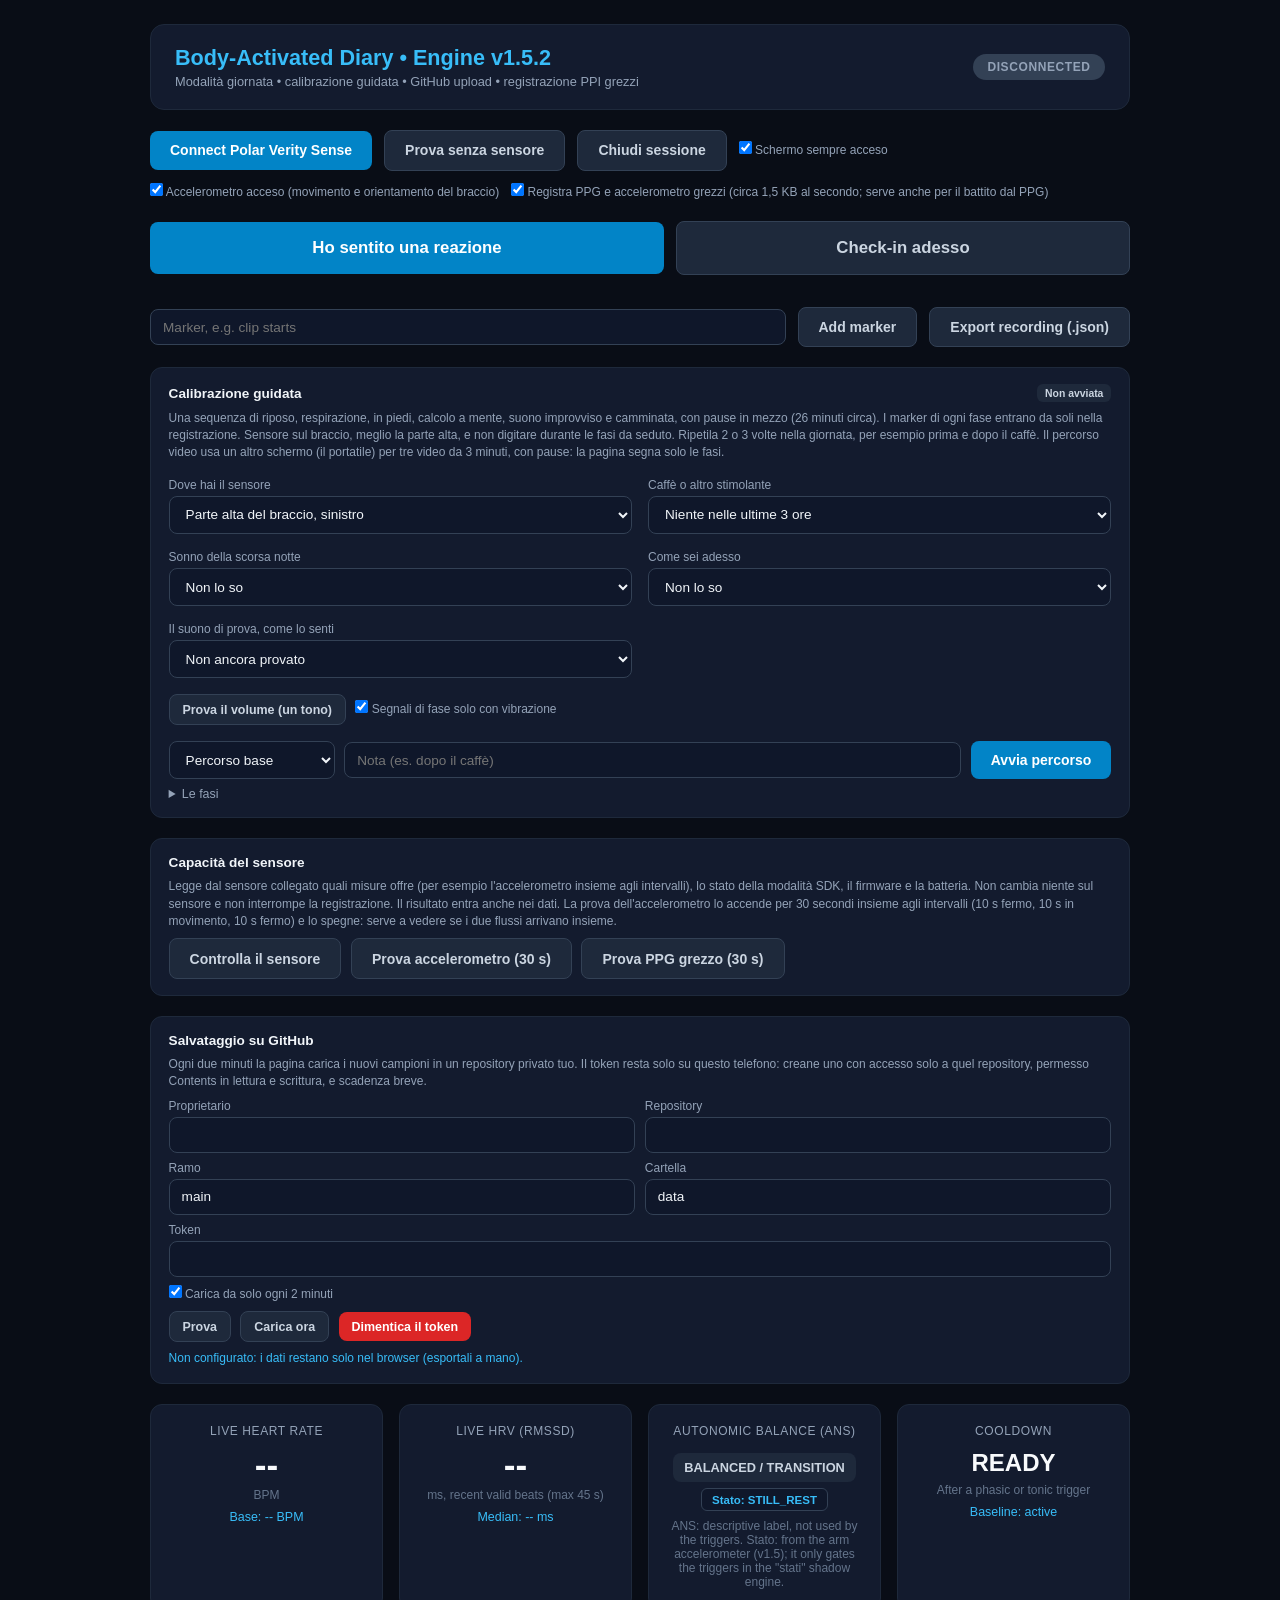
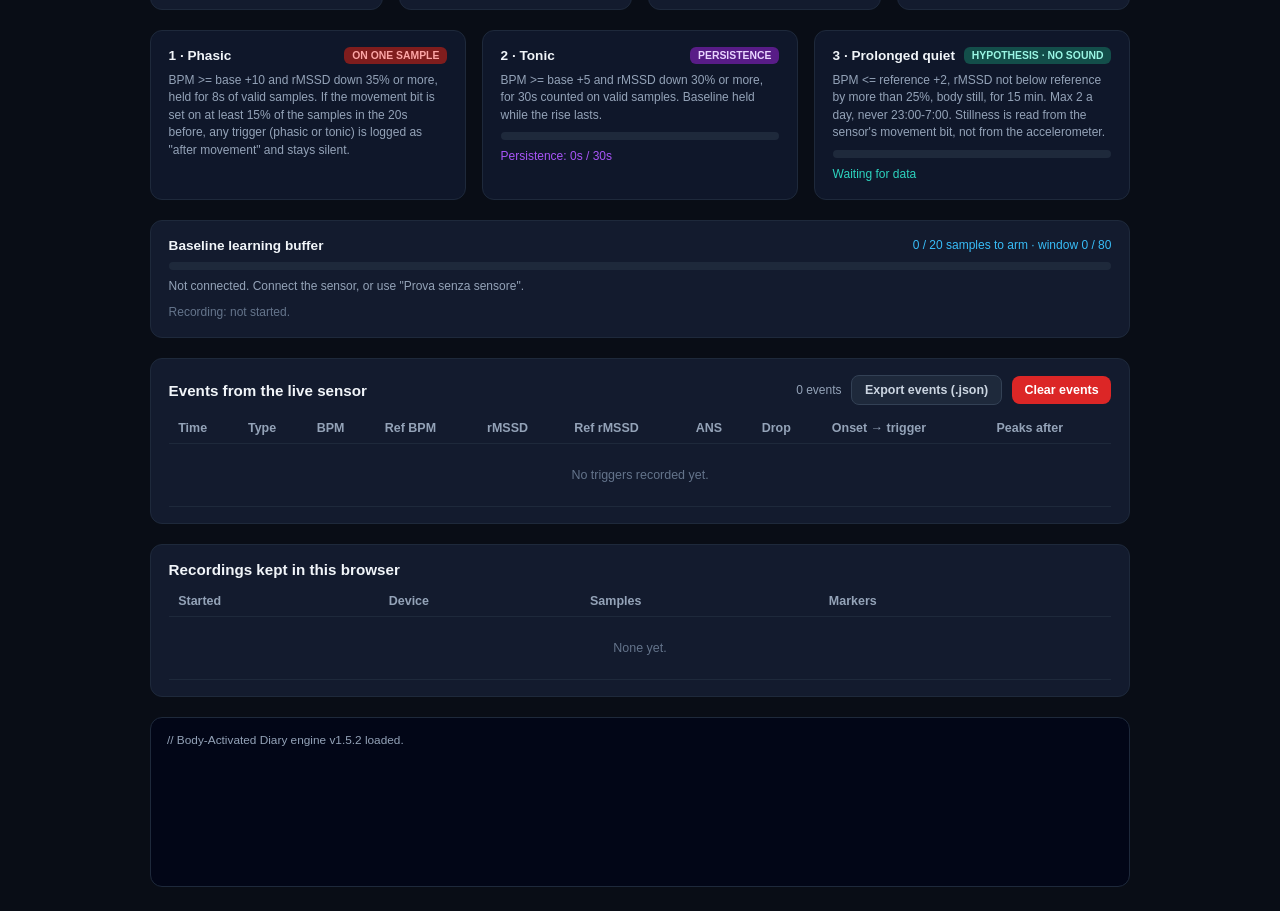
<file: v152.html>
<!DOCTYPE html>
<html lang="en">
<head>
  <meta charset="UTF-8">
  <meta name="viewport" content="width=device-width, initial-scale=1.0">
  <title>Body-Activated Diary - Engine v1.5.2</title>
  <style>
    * { box-sizing: border-box; margin: 0; padding: 0; font-family: -apple-system, BlinkMacSystemFont, "Segoe UI", Roboto, sans-serif; }
    body { background-color: #090d16; color: #f1f5f9; padding: 1.5rem; min-height: 100vh; display: flex; justify-content: center; }
    .wrapper { max-width: 980px; width: 100%; min-width: 0; display: flex; flex-direction: column; gap: 1.25rem; }
    .wrapper > *, .two > *, .pathways > *, .grid-metrics > * { min-width: 0; }
    html, body { overflow-x: hidden; }
    header { display: flex; justify-content: space-between; align-items: center; gap: 1rem; background: #131b2e; padding: 1.25rem 1.5rem; border-radius: 14px; border: 1px solid #1e293b; }
    h1 { font-size: 1.35rem; color: #38bdf8; font-weight: 700; }
    h2 { font-size: 0.95rem; font-weight: 700; }
    .subtitle { font-size: 0.8rem; color: #94a3b8; margin-top: 0.2rem; }
    .status-pill { padding: 0.4rem 0.9rem; border-radius: 9999px; font-size: 0.75rem; font-weight: 700; letter-spacing: 0.05em; text-transform: uppercase; background: #334155; color: #94a3b8; white-space: nowrap; }
    .status-pill.connected { background: #064e3b; color: #34d399; }
    .status-pill.monitoring { background: #0284c7; color: #ffffff; }
    .status-pill.triggered { background: #991b1b; color: #fca5a5; animation: pulse 1s infinite; }
    @keyframes pulse { 0%, 100% { opacity: 1; } 50% { opacity: 0.5; } }

    .controls-bar { display: flex; gap: 0.75rem; flex-wrap: wrap; align-items: center; }
    button { padding: 0.7rem 1.25rem; border-radius: 8px; font-size: 0.875rem; font-weight: 600; border: none; cursor: pointer; transition: all 0.2s; }
    .btn-primary { background: #0284c7; color: white; }
    .btn-primary:hover { background: #0369a1; }
    .btn-secondary { background: #1e293b; color: #cbd5e1; border: 1px solid #334155; }
    .btn-secondary:hover { background: #334155; color: white; }
    .btn-danger { background: #dc2626; color: white; }
    .btn-danger:hover { background: #b91c1c; }
    .btn-mock { background: #7c3aed; color: white; }
    .btn-mock:hover { background: #6d28d9; }
    .btn-small { padding: 0.45rem 0.8rem; font-size: 0.78rem; }
    button:disabled { opacity: 0.5; cursor: not-allowed; }
    input[type="text"], select, textarea { background: #0f172a; color: #f1f5f9; border: 1px solid #334155; border-radius: 8px; padding: 0.6rem 0.75rem; font-size: 0.85rem; }
    textarea { width: 100%; min-height: 4.5rem; font-family: ui-monospace, Consolas, monospace; font-size: 0.78rem; }
    input[type="file"] { font-size: 0.8rem; color: #94a3b8; }

    .grid-metrics { display: grid; grid-template-columns: repeat(4, 1fr); gap: 1rem; }
    .metric-card { background: #131b2e; border: 1px solid #1e293b; border-radius: 12px; padding: 1.2rem; text-align: center; }
    .metric-title { font-size: 0.75rem; color: #94a3b8; text-transform: uppercase; letter-spacing: 0.05em; margin-bottom: 0.4rem; }
    .metric-val { font-size: 2.2rem; font-weight: 800; color: #f8fafc; }
    .metric-unit { font-size: 0.75rem; color: #64748b; margin-top: 0.2rem; }
    .metric-sub { font-size: 0.78rem; color: #38bdf8; margin-top: 0.5rem; }
    .state-badge { display: inline-block; padding: 0.3rem 0.6rem; border-radius: 6px; font-size: 0.72rem; font-weight: 700; margin-top: 0.35rem; background: #0f172a; border: 1px solid #334155; color: #38bdf8; }
    .ans-badge { display: inline-block; padding: 0.45rem 0.7rem; border-radius: 8px; font-size: 0.8rem; font-weight: 700; margin-top: 0.5rem; }
    .ans-balanced { background: #1e293b; color: #cbd5e1; }
    .ans-sympathetic { background: #7f1d1d; color: #fca5a5; }
    .ans-coactivation { background: #581c87; color: #e9d5ff; }
    .ans-parasympathetic { background: #064e3b; color: #6ee7b7; }

    .pathways { display: grid; grid-template-columns: repeat(3, 1fr); gap: 1rem; }
    .box { background: #0f172a; border: 1px solid #1e293b; border-radius: 12px; padding: 1rem 1.1rem; display: flex; flex-direction: column; gap: 0.5rem; }
    .box.panel { background: #131b2e; }
    .box-header { display: flex; justify-content: space-between; align-items: center; gap: 0.5rem; }
    .box-title { font-size: 0.85rem; font-weight: 700; }
    .tag { font-size: 0.65rem; font-weight: 700; padding: 0.2rem 0.5rem; border-radius: 6px; white-space: nowrap; }
    .small { font-size: 0.75rem; color: #94a3b8; line-height: 1.45; }
    .dim { color: #64748b; }
    .progress-bar-bg { background: #1e293b; border-radius: 9999px; height: 8px; overflow: hidden; }
    .progress-bar-fill { background: #38bdf8; height: 100%; width: 0%; transition: width 0.3s; }
    .row { display: flex; gap: 0.6rem; flex-wrap: wrap; align-items: center; }
    .spread { display: flex; justify-content: space-between; align-items: center; gap: 0.75rem; flex-wrap: wrap; }

    .table-wrapper { overflow-x: auto; max-height: 300px; overflow-y: auto; }
    table { width: 100%; border-collapse: collapse; font-size: 0.78rem; }
    th { text-align: left; color: #94a3b8; font-weight: 600; padding: 0.5rem 0.6rem; border-bottom: 1px solid #1e293b; position: sticky; top: 0; background: #131b2e; white-space: nowrap; }
    td { padding: 0.5rem 0.6rem; border-bottom: 1px solid #1e293b; white-space: nowrap; }
    td.empty { text-align: center; color: #64748b; padding: 1.5rem; }
    .type-tag { padding: 0.15rem 0.5rem; border-radius: 6px; font-size: 0.68rem; font-weight: 700; }
    .type-phasic { background: #7f1d1d; color: #fca5a5; }
    .type-tonic { background: #581c87; color: #e9d5ff; }
    .type-quiet { background: #134e4a; color: #99f6e4; }

    .logs-panel { background: #020617; color: #94a3b8; font-family: ui-monospace, Consolas, monospace; font-size: 0.74rem; padding: 0.9rem 1rem; border-radius: 12px; height: 170px; overflow-y: auto; border: 1px solid #1e293b; }
    .log-line { margin-bottom: 0.2rem; }
    pre { background: #020617; border: 1px solid #1e293b; border-radius: 8px; padding: 0.75rem; font-size: 0.72rem; color: #94a3b8; overflow-x: auto; max-height: 260px; }
    details summary { cursor: pointer; font-size: 0.78rem; color: #94a3b8; }

    .proto-title { font-size: 1.5rem; font-weight: 800; color: #f8fafc; }
    .proto-clock { font-size: 3rem; font-weight: 800; color: #38bdf8; font-variant-numeric: tabular-nums; }
    .proto-text { font-size: 1rem; line-height: 1.5; color: #cbd5e1; }
    #pacer { width: 90px; height: 90px; border-radius: 50%; background: #0284c7; margin: 0.5rem auto; animation: breathe 10s ease-in-out infinite; }
    @keyframes tempo { 0% { opacity: 1; transform: scale(1.15); } 18% { opacity: 0.12; transform: scale(0.8); } 100% { opacity: 0.12; transform: scale(0.8); } }
    #tempoDot { width: 56px; height: 56px; border-radius: 50%; background: #f59e0b; margin: 0.5rem auto; animation: tempo 4s linear infinite; }
    @keyframes breathe { 0%, 100% { transform: scale(0.55); opacity: 0.6; } 50% { transform: scale(1.5); opacity: 1; } }
    .two { display: grid; grid-template-columns: repeat(2, 1fr); gap: 1rem; }
    .field { display: flex; flex-direction: column; gap: 0.25rem; font-size: 0.75rem; color: #94a3b8; }
    .field input { width: 100%; }
    input[type="password"], input[type="number"] { background: #0f172a; color: #f1f5f9; border: 1px solid #334155; border-radius: 8px; padding: 0.6rem 0.75rem; font-size: 0.85rem; }
    .modal { position: fixed; inset: 0; background: rgba(2, 6, 23, 0.92); display: flex; align-items: flex-start; justify-content: center; padding: 1rem; z-index: 50; overflow-y: auto; }
    .modal[hidden] { display: none; }
    .modal-card { margin: auto; background: #131b2e; border: 1px solid #334155; border-radius: 14px; padding: 1.25rem; width: 100%; max-width: 460px; display: flex; flex-direction: column; gap: 0.8rem; }
    .scale-row { display: grid; grid-template-columns: repeat(5, 1fr); gap: 0.4rem; }
    .scale-btn { padding: 0.6rem 0; font-size: 1rem; min-height: 3rem; }
    .ends { display: flex; justify-content: space-between; font-size: 0.7rem; color: #94a3b8; margin-top: -0.4rem; }
    .attn { outline: 2px solid #f59e0b; outline-offset: 3px; border-radius: 0.5rem; padding: 0.35rem; }
    .scale-btn.picked { background: #0284c7; color: #fff; border-color: #0284c7; }
    @media (max-width: 800px) {
      body { padding: 0.75rem; }
      header { flex-direction: column; align-items: flex-start; }
      .two { grid-template-columns: 1fr; }
      button { min-height: 2.75rem; }
      .proto-clock { font-size: 2.6rem; }
    }
    @media (max-width: 800px) { .grid-metrics { grid-template-columns: repeat(2, 1fr); } .pathways { grid-template-columns: 1fr; } }
  </style>
</head>
<body>
  <div class="wrapper">
    <header>
      <div>
        <h1>Body-Activated Diary • Engine v1.5.2</h1>
        <div class="subtitle">Modalità giornata • calibrazione guidata • GitHub upload • registrazione PPI grezzi</div>
      </div>
      <div id="statusPill" class="status-pill">Disconnected</div>
    </header>

    <div class="controls-bar">
      <button id="connectBtn" class="btn-primary">Connect Polar Verity Sense</button>
      <button id="simBtn" class="btn-secondary">Prova senza sensore</button>
      <button id="simBoostBtn" class="btn-mock" style="display:none;">Simula stimolo (40 s)</button>
      <button id="endBtn" class="btn-secondary">Chiudi sessione</button>
      <label class="small"><input type="checkbox" id="wakeChk" checked> Schermo sempre acceso</label>
      <label class="small"><input type="checkbox" id="accChk" checked> Accelerometro acceso (movimento e orientamento del braccio)</label>
      <label class="small"><input type="checkbox" id="ppgChk"> Registra PPG e accelerometro grezzi (circa 1,5 KB al secondo; serve anche per il battito dal PPG)</label>
      <span id="wakeNote" class="small" style="color:#fbbf24;"></span>
    </div>
    <div class="controls-bar">
      <button id="feltNowBtn" class="btn-primary" style="flex: 1 1 220px; padding: 1rem 1.25rem; font-size: 1.05rem;">Ho sentito una reazione</button>
      <button id="ciNowBtn" class="btn-secondary" style="flex: 1 1 160px; padding: 1rem 1.25rem; font-size: 1.05rem;">Check-in adesso</button>
      <span id="feltInfo" class="small" style="color:#38bdf8; flex-basis: 100%;"></span>
    </div>
    <div class="controls-bar">
      <input id="markerInput" type="text" placeholder="Marker, e.g. clip starts" style="flex: 1; min-width: 180px;">
      <button id="markerBtn" class="btn-secondary">Add marker</button>
      <button id="exportRecBtn" class="btn-secondary">Export recording (.json)</button>
    </div>

    <!-- Guided calibration -->
    <div class="box panel">
      <div class="spread">
        <span class="box-title">Calibrazione guidata</span>
        <span id="protoStatus" class="tag" style="background:#1e293b; color:#cbd5e1;">Non avviata</span>
      </div>
      <div class="small">Una sequenza di riposo, respirazione, in piedi, calcolo a mente, suono improvviso e camminata, con pause in mezzo (<span id="protoTotal"></span>). I marker di ogni fase entrano da soli nella registrazione. Sensore sul braccio, meglio la parte alta, e non digitare durante le fasi da seduto. Ripetila 2 o 3 volte nella giornata, per esempio prima e dopo il caffè. Il percorso video usa un altro schermo (il portatile) per tre video da 3 minuti, con pause: la pagina segna solo le fasi.</div>
      <div id="ctxBox" class="two" style="margin: 0.5rem 0;">
        <label class="field">Dove hai il sensore<select id="ctxPlace"></select></label>
        <label class="field">Caffè o altro stimolante<select id="ctxCaf"></select></label>
        <label class="field">Sonno della scorsa notte<select id="ctxSleep"></select></label>
        <label class="field">Come sei adesso<select id="ctxTired"></select></label>
        <label class="field">Il suono di prova, come lo senti<select id="ctxVol"></select></label>
      </div>
      <div class="row" style="margin-bottom:0.5rem;">
        <button id="volTestBtn" class="btn-secondary btn-small" type="button">Prova il volume (un tono)</button>
        <label class="small"><input id="cueSilent" type="checkbox" checked> Segnali di fase solo con vibrazione</label>
      </div>
      <div class="row">
        <select id="protoSel" style="max-width: 11rem;"><option value="base">Percorso base</option><option value="video">Percorso video</option><option value="states">Verifica stati (9 min)</option></select>
        <input id="protoNote" type="text" placeholder="Nota (es. dopo il caffè)" style="flex:1; min-width: 180px;">
        <button id="protoStartBtn" class="btn-primary">Avvia percorso</button>
      </div>
      <div id="protoRun" style="display:none; text-align:center;">
        <div id="protoStep" class="small"></div>
        <div id="protoTitle" class="proto-title"></div>
        <div id="pacer" style="display:none;"></div>
        <div id="tempoDot" style="display:none;"></div>
        <div id="protoText" class="proto-text"></div>
        <div id="protoClock" class="proto-clock"></div>
        <div id="rateRow" style="display:none; margin:0.5rem 0;">
          <div id="rateLbl" class="small"></div>
          <div id="rateBtns" class="row" style="justify-content:center;"></div>
        </div>
        <div id="vidRow" style="display:none; margin:0.5rem 0;">
          <label class="field">Cosa stai guardando<select id="vidContent"><option value="neutral">Neutro</option><option value="fear">Paura (horror)</option><option value="arousing">Alta attivazione</option><option value="other">Altro</option></select></label>
        </div>
        <div class="progress-bar-bg"><div id="protoBar" class="progress-bar-fill"></div></div>
        <div class="row" style="justify-content:center; margin-top:0.75rem;">
          <button id="feltBtn" class="btn-mock" style="display:none;">Mi sono spaventato (con l'altra mano)</button>
          <button id="protoSkipBtn" class="btn-secondary btn-small">Salta fase</button>
          <button id="protoStopBtn" class="btn-danger btn-small">Interrompi</button>
        </div>
      </div>
      <details><summary>Le fasi</summary><ol id="protoList" class="small" style="padding-left:1.2rem; margin-top:0.4rem;"></ol></details>
    </div>

    <!-- Sensor capabilities -->
    <div class="box panel">
      <span class="box-title">Capacità del sensore</span>
      <div class="small">Legge dal sensore collegato quali misure offre (per esempio l'accelerometro insieme agli intervalli), lo stato della modalità SDK, il firmware e la batteria. Non cambia niente sul sensore e non interrompe la registrazione. Il risultato entra anche nei dati. La prova dell'accelerometro lo accende per 30 secondi insieme agli intervalli (10 s fermo, 10 s in movimento, 10 s fermo) e lo spegne: serve a vedere se i due flussi arrivano insieme.</div>
      <div class="row">
        <button id="capBtn" class="btn-secondary" type="button">Controlla il sensore</button>
        <button id="accBtn" class="btn-secondary" type="button">Prova accelerometro (30 s)</button>
        <button id="ppgBtn" class="btn-secondary" type="button">Prova PPG grezzo (30 s)</button>
        <button id="capCopyBtn" class="btn-secondary btn-small" type="button" style="display:none;">Copia</button>
      </div>
      <pre id="capOut" class="small" style="display:none; white-space:pre-wrap; word-break:break-word; margin-top:0.5rem;"></pre>
    </div>

    <div>
      <!-- GitHub upload -->
      <div class="box panel">
        <span class="box-title">Salvataggio su GitHub</span>
        <div class="small">Ogni due minuti la pagina carica i nuovi campioni in un repository privato tuo. Il token resta solo su questo telefono: creane uno con accesso solo a quel repository, permesso Contents in lettura e scrittura, e scadenza breve.</div>
        <div class="row">
          <label class="field" style="flex:1;">Proprietario<input id="ghOwner" type="text" autocapitalize="off" autocomplete="off"></label>
          <label class="field" style="flex:1;">Repository<input id="ghRepo" type="text" autocapitalize="off" autocomplete="off"></label>
        </div>
        <div class="row">
          <label class="field" style="flex:1;">Ramo<input id="ghBranch" type="text" autocapitalize="off" autocomplete="off"></label>
          <label class="field" style="flex:1;">Cartella<input id="ghFolder" type="text" autocapitalize="off" autocomplete="off"></label>
        </div>
        <label class="field">Token<input id="ghToken" type="password" autocomplete="off"></label>
        <label class="small"><input type="checkbox" id="ghAuto"> Carica da solo ogni 2 minuti</label>
        <div class="row">
          <button id="ghTestBtn" class="btn-secondary btn-small">Prova</button>
          <button id="ghNowBtn" class="btn-secondary btn-small">Carica ora</button>
          <button id="ghForgetBtn" class="btn-danger btn-small">Dimentica il token</button>
        </div>
        <div id="syncStatus" class="small" style="color:#38bdf8;"></div>
      </div>
    </div>

    <!-- Check-in dialog -->
    <div id="checkinModal" class="modal" hidden>
      <div class="modal-card">
        <h2 id="ciTitle" style="font-size:1.1rem;">Come stai in questo momento?</h2>
        <div id="ciTriggerInfo" class="small" style="color:#fca5a5; display:none;"></div>
        <div class="small">Quanto è piacevole o spiacevole?</div>
        <div id="valRow" class="scale-row"></div>
        <div class="ends"><span>molto spiacevole</span><span>molto piacevole</span></div>
        <div class="small">Quanto ti senti carico o agitato?</div>
        <div id="aroRow" class="scale-row"></div>
        <div class="ends"><span>molto calmo</span><span>molto carico</span></div>
        <label class="field">Cosa stai facendo<select id="actSel"></select></label>
        <input id="ciNote" type="text" placeholder="Una riga, se vuoi">
        <div class="row">
          <button id="ciSave" class="btn-primary" disabled>Salva</button>
          <button id="ciSkip" class="btn-secondary">Salta</button>
        </div>
      </div>
    </div>

    <!-- Live metrics -->
    <div class="grid-metrics">
      <div class="metric-card">
        <div class="metric-title">Live Heart Rate</div>
        <div id="liveBpm" class="metric-val">--</div>
        <div class="metric-unit">BPM</div>
        <div id="baseBpm" class="metric-sub">Base: -- BPM</div>
      </div>
      <div class="metric-card">
        <div class="metric-title">Live HRV (rMSSD)</div>
        <div id="liveRmssd" class="metric-val">--</div>
        <div class="metric-unit">ms, recent valid beats (max 45 s)</div>
        <div id="baseRmssd" class="metric-sub">Median: -- ms</div>
      </div>
      <div class="metric-card">
        <div class="metric-title">Autonomic Balance (ANS)</div>
        <div id="ansState" class="ans-badge ans-balanced">BALANCED</div>
        <div><span id="bioState" class="state-badge">Stato: STILL_REST</span></div>
        <div class="metric-unit" style="margin-top: 0.5rem;">ANS: descriptive label, not used by the triggers. Stato: from the arm accelerometer (v1.5); it only gates the triggers in the "stati" shadow engine.</div>
      </div>
      <div class="metric-card">
        <div class="metric-title">Cooldown</div>
        <div id="cooldownVal" class="metric-val" style="font-size: 1.5rem; line-height: 2.2rem;">READY</div>
        <div class="metric-unit">After a phasic or tonic trigger</div>
        <div id="freezeStatus" class="metric-sub">Baseline: active</div>
      </div>
    </div>

    <!-- Pathways -->
    <div class="pathways">
      <div class="box">
        <div class="box-header">
          <span class="box-title">1 · Phasic</span>
          <span class="tag" style="background: #7f1d1d; color: #fca5a5;">ON ONE SAMPLE</span>
        </div>
        <div id="phasicRule" class="small"></div>
      </div>
      <div class="box">
        <div class="box-header">
          <span class="box-title">2 · Tonic</span>
          <span class="tag" style="background: #581c87; color: #e9d5ff;">PERSISTENCE</span>
        </div>
        <div id="tonicRule" class="small"></div>
        <div class="progress-bar-bg"><div id="tonicProgressBar" class="progress-bar-fill" style="background: #a855f7;"></div></div>
        <div id="tonicCounterText" class="small" style="color: #a855f7;">Persistence: 0s</div>
      </div>
      <div class="box">
        <div class="box-header">
          <span class="box-title">3 · Prolonged quiet</span>
          <span class="tag" style="background: #134e4a; color: #99f6e4;">HYPOTHESIS · NO SOUND</span>
        </div>
        <div id="quietRule" class="small"></div>
        <div class="progress-bar-bg"><div id="quietProgressBar" class="progress-bar-fill" style="background: #2dd4bf;"></div></div>
        <div id="quietText" class="small" style="color: #2dd4bf;">Waiting for data</div>
      </div>
    </div>

    <!-- Baseline + signal -->
    <div class="box panel">
      <div class="spread">
        <span class="box-title">Baseline learning buffer</span>
        <span id="bufferCounter" class="small" style="color: #38bdf8;">0 samples</span>
      </div>
      <div class="progress-bar-bg"><div id="progressBar" class="progress-bar-fill"></div></div>
      <div id="signalText" class="small">Not connected. Connect the sensor, or use "Prova senza sensore".</div>
      <div id="recText" class="small dim">Recording: not started.</div>
    </div>

    <!-- Events -->
    <div class="box panel">
      <div class="spread">
        <h2>Events from the live sensor</h2>
        <div class="row">
          <span id="eventCountBadge" class="small">0 events</span>
          <button id="exportJsonBtn" class="btn-secondary btn-small">Export events (.json)</button>
          <button id="clearStorageBtn" class="btn-danger btn-small">Clear events</button>
        </div>
      </div>
      <div class="table-wrapper">
        <table>
          <thead><tr><th>Time</th><th>Type</th><th>BPM</th><th>Ref BPM</th><th>rMSSD</th><th>Ref rMSSD</th><th>ANS</th><th>Drop</th><th>Onset → trigger</th><th>Peaks after</th></tr></thead>
          <tbody id="eventsBody"><tr><td colspan="10" class="empty">No triggers recorded yet.</td></tr></tbody>
        </table>
      </div>
    </div>

    <!-- Stored recordings -->
    <div class="box panel">
      <div class="spread">
        <h2>Recordings kept in this browser</h2>
        <span id="storageNote" class="small dim"></span>
      </div>
      <div class="table-wrapper" style="max-height: 200px;">
        <table>
          <thead><tr><th>Started</th><th>Device</th><th>Samples</th><th>Markers</th><th></th></tr></thead>
          <tbody id="sessionsBody"><tr><td colspan="5" class="empty">None yet.</td></tr></tbody>
        </table>
      </div>
    </div>

    <div class="logs-panel" id="terminalLogs">
      <div class="log-line">// Body-Activated Diary engine v1.5.2 loaded.</div>
    </div>
  </div>

  <script>
// ============================================================================
// ENGINE CORE v1.3 — pure logic: no DOM, no Bluetooth, no wall clock.
// Feed it samples with ingest({ ts, ppi, hr, err, blocker }) and it returns
// what happened (events, event updates, log lines). Time comes only from the
// sample timestamps, so the same code runs live and on a recording (replay).
// ============================================================================
const ENGINE_VERSION = '1.5.2';

// All values are starting points, not validated thresholds.
const DEFAULT_CONFIG = {
  // --- Sample quality gate
  PPI_MIN_MS: 300,
  PPI_MAX_MS: 2000,
  ERROR_ESTIMATE_MAX_MS: 30,        // Polar: above 30 ms likely artefact. null = filter off (v1.1 behaviour)
  // Quality gate (v1.5.2). 'polar' = discard every beat with the blocker bit (v1.3.1 behaviour, the live default).
  // 'mixed' = while the arm moves less than MIXED_MOV_MG (typing, gesturing) the blocker bit is ignored when the beat is in range and
  // its error estimate is within limits; instead a beat more than MIXED_MAX_DEV away from the median of the last MIXED_MEDIAN_BEATS
  // raw beats is dropped. From MIXED_MOV_MG up (or without the accelerometer) Polar's rule stays. Used by shadow engines only.
  QUALITY_GATE: 'polar',
  MIXED_MOV_MG: 40,
  MIXED_MEDIAN_BEATS: 9,
  MIXED_MAX_DEV: 0.20,
  MAX_SAMPLE_GAP_S: 10,             // no valid sample for this long = discontinuity

  // --- rMSSD
  RMSSD_BUFFER_SIZE: 30,
  RMSSD_MIN_PAIRS: 4,               // v1.1 asked for 5 intervals = 4 differences
  RMSSD_ADJACENT_ONLY: true,        // skip differences across a discarded beat. false = v1.1 behaviour
  RMSSD_MAX_SPAN_S: 45,             // v1.3: beats older than this are dropped from the rMSSD buffer, so a long hole in the
                                    // signal cannot leave a stale value standing in. null = no limit (v1.1, v1.2). A longer
                                    // buffer (RMSSD_BUFFER_SIZE 60) needs a longer span (about 90).
  BPM_FROM_PPI: true,               // v1.3: BPM = 60000 / mean PPI of the last BPM_PPI_BEATS beats. false = the sensor's own
                                    // HR field (v1.1, v1.2), which showed 37 BPM for a minute on 12 Nov 2026
  BPM_PPI_BEATS: 8,

  // --- Baseline (same as v1.1 unless a flag is changed)
  MIN_BASELINE_SAMPLES: 20,
  MAX_BASELINE_HISTORY: 80,
  BASELINE_BPM_STAT: 'mean',        // 'mean' (v1.1) | 'median'
  FREEZE_BASELINE_WHILE_ELEVATED: true,  // baseline stops following a rise in progress. false = v1.1 behaviour
  REARM_AFTER_RELEASE: true,        // after a trigger, no new one until the rise has ended once. false = v1.1 behaviour

  // --- Pathway 1: phasic
  PHASIC_DROP_PERCENT: 0.35,
  PHASIC_BPM_RISE: 10,
  PHASIC_MAX_ONSET_S: null,         // null = v1.1 rule (fires whenever thresholds are met).
                                    // A number = phasic only if reached within N s from the start of the rise.
  PHASIC_MIN_S: 8,                  // v1.3: the strict thresholds must hold this long (on valid samples) before a phasic
                                    // trigger. 0 = on one sample (v1.1, v1.2). A first value, to tune with labelled data.

  // --- Movement context (v1.3, hypothesis from 5 candidate triggers on one person, not validated)
  MOVEMENT_CONTEXT: 'tag',          // 'tag' = a trigger preceded by a lot of movement is kept in the log but marked
                                    // (context 'movement', notify false: no chime, no invite). 'off' = every trigger notifies (v1.1 to v1.3 first build).
  MOVEMENT_WINDOW_S: 20,            // look-back before the trigger
  MOVEMENT_BLOCKED_FRACTION: 0.15,  // share of samples in the window with the sensor's movement bit

  // --- v1.4 (replay experiment): movement from the accelerometer, thresholds in units of the person's own noise
  MOVEMENT_SOURCE: 'acc',           // 'acc' = share of samples with mov >= MOVEMENT_MOV_MG (falls back to the blocker bit
                                    // when the sample has no accelerometer value). 'blocker' = v1.3.1 behaviour.
  MOVEMENT_MOV_MG: 40,              // sd of the acceleration magnitude over 2 s, milli-g (indicative value, 3_Sistema 4.12)
  THRESHOLD_MODE: 'percent',        // 'percent' (v1.3.1, default) | 'noise'. In 'noise' mode the PHASIC_/TONIC_ percent and BPM
                                    // values above are not used; the Z values below are.
  NOISE_WINDOW_MIN: 10,             // robust spread (MAD) of BPM and ln(rMSSD) over this many minutes of unfrozen samples
  NOISE_MIN_MIN: 3,                 // minutes of history before the spread exists; until then no trigger in noise mode
  NOISE_SAMPLE_EVERY_S: 5,          // thinning, because consecutive rMSSD values overlap
  NOISE_MIN_SIGMA_BPM: 1.5,         // floors, so a very quiet stretch does not make tiny changes look big
  NOISE_MIN_SIGMA_LN: 0.10,
  NOISE_MIN_BPM_RISE: 4,            // absolute minimum effect, whatever the spread
  NOISE_MIN_LN_DROP: 0.25,          // about -22 % rMSSD
  PHASIC_Z_BPM: 3.5,
  PHASIC_Z_RMSSD: 3.0,
  TONIC_Z_BPM: 2.5,
  TONIC_Z_RMSSD: 2.0,

  // --- v1.4.1: window detector (used by the shadow engine 'finestra'). Instead of two thresholds crossed at the same moment for N seconds, it
  // looks at the last WINDOW_S seconds of valid samples: the share of samples that are above soft thresholds (in units of the person's own
  // noise, see THRESHOLD_MODE 'noise') must reach WINDOW_FRACTION. It does not fire if the orientation of the arm changed (posture).
  DETECTOR: 'threshold',            // 'threshold' (v1.3.1 rules) | 'window'
  WINDOW_S: 45,
  WINDOW_MIN_N: 20,                 // valid samples needed in the window
  WINDOW_FRACTION: 0.6,             // share of samples in the window that must be 'hot' to fire
  WINDOW_HOLD_FRACTION: 0.3,        // above this share the baseline is frozen and a new trigger waits for the share to fall below it
  WINDOW_Z_BPM: 1.5,
  WINDOW_Z_RMSSD: 1.0,
  WINDOW_MIN_BPM_RISE: 3,
  WINDOW_MIN_LN_DROP: 0.15,
  ORIENT_GATE: true,                // needs ax, ay, az on the samples; without them the gate does nothing
  ORIENT_CHANGE_DEG: 25,            // angle between the arm direction 150..45 s ago and in the last 10 s (indicative: one stand-up gave 32 deg)
  ORIENT_REF_START_S: 150,
  ORIENT_REF_END_S: 45,
  ORIENT_NOW_S: 10,

  // --- v1.5: activity states (right arm sensor). Off by default: it runs as a shadow engine ('stati') until a labelled
  // session ("Verifica stati") shows the states match what the person was doing.
  STATE_MACHINE_MODE: false,        // true = the state gates the baseline and the triggers
  LOCO_WINDOW_S: 30,                // window used to tell continuous walking from the intermittent gestures of a right arm
  LOCO_MOV_MG: 55,                  // mG: a sample above this counts as walking (indicative, no walking data yet)
  LOCO_FRACTION: 0.55,              // share of samples in the window above LOCO_MOV_MG that makes it LOCOMOTION
  GESTURE_MOV_MG: 35,               // mG: intermittent hand/arm activity (mouse, typing, talking)
  GESTURE_FRACTION: 0.12,           // share of samples above GESTURE_MOV_MG that makes it DESK_OR_GESTURE
  RECOVERY_MAX_S: 75,               // after walking, no trigger while BPM stays above baseline + margin, for at most this long
  RECOVERY_BPM_MARGIN: 6,
  TRANSITION_MOV_MG: 65,            // a movement burst this strong starts a posture change
  TRANSITION_PENDING_S: 90,         // the burst waits this long for the arm direction to confirm the change (stand-up: burst at
                                    // about 25-35 s, 30 deg reached at about 55 s or later)
  TRANSITION_DEG: 30,               // arm direction change that confirms the posture change
  TRANSITION_HOLD_S: 90,            // after the confirmation, no trigger for this long (BPM stays up about 90 s after standing)
  TRANSITION_MAX_S: 240,            // a new strong burst during the hold (sitting down again) restarts it, up to this total length

  // --- Pathway 2: tonic
  TONIC_DROP_PERCENT: 0.30,
  TONIC_BPM_RISE: 5,
  TONIC_PERSISTENCE_SECONDS: 30,

  COOLDOWN_SECONDS: 300,
  RESPONSE_WINDOW_SECONDS: 120,     // after a trigger, keep measuring peaks for this long

  // --- Pathway 3: prolonged quiet (ADR-24, hypothesis)
  QUIET_ENABLED: true,
  QUIET_SLOW_WINDOW_MIN: 45,        // slow reference: median of the last N minutes
  QUIET_MIN_HISTORY_MIN: 30,        // minutes of data needed before the slow reference exists
  QUIET_DURATION_MIN: 15,           // how long the quiet must last
  QUIET_BPM_MARGIN: 2,              // BPM <= reference + margin
  QUIET_RMSSD_TOLERANCE: 0.25,      // rMSSD >= reference * (1 - tolerance); a 30-beat rMSSD is noisy, 10% was too tight
  QUIET_MIN_OK_FRACTION: 0.90,      // share of valid samples in the window that meet the condition
  QUIET_MIN_VALID_FRACTION: 0.70,   // share of samples in the window that passed the quality gate
  QUIET_MAX_MOVED_FRACTION: 0.05,   // share of samples with the blocker bit (movement proxy, no accelerometer yet)
  QUIET_MAX_GAP_S: 60,              // a hole this long inside the window invalidates it
  QUIET_REARM_FRACTION: 0.50,       // after an invite, re-arm only once the quiet has clearly ended
  QUIET_MAX_PER_DAY: 2,
  QUIET_HOURS_START: 23,            // no invite between these local hours (start == end = no silent hours)
  QUIET_HOURS_END: 7,
  REST_BPM: null,                   // resting values from calibration, when they exist.
  REST_RMSSD: null                  // null = use the slow reference instead
};

// Overrides that make v1.3 decide like v1.1 (except the tonic timer, which now counts on samples).
const V1_1_COMPAT_CONFIG = {
  ERROR_ESTIMATE_MAX_MS: null,
  RMSSD_ADJACENT_ONLY: false,
  RMSSD_MAX_SPAN_S: null,
  BPM_FROM_PPI: false,
  PHASIC_MIN_S: 0,
  MOVEMENT_CONTEXT: 'off',
  FREEZE_BASELINE_WHILE_ELEVATED: false,
  REARM_AFTER_RELEASE: false,
  PHASIC_MAX_ONSET_S: null,
  QUIET_ENABLED: false,
  MOVEMENT_SOURCE: 'blocker',
  THRESHOLD_MODE: 'percent',
  DETECTOR: 'threshold',
  STATE_MACHINE_MODE: false
};
// v1.3.1 exactly (for before/after comparisons)
const V1_3_1_CONFIG = { MOVEMENT_SOURCE: 'blocker', THRESHOLD_MODE: 'percent' };
// Shadow engines (v1.4): they see the same beats as the live engine, write their events as markers (kind 'shadow') and never
// notify. Exploratory presets, chosen on a few sessions of one person: they exist to be compared on the next recordings.
const SHADOW_CONFIGS = [
  { id: 'stati', label: 'v1.5: stati di attività (camminata, recupero, cambio di postura) + finestra 45 s + cancello di orientamento',
    cfg: { STATE_MACHINE_MODE: true, DETECTOR: 'window', THRESHOLD_MODE: 'noise', ORIENT_GATE: true, QUIET_ENABLED: false } },
  { id: 'finestra', label: 'frazione di campioni oltre soglie morbide in 45 s, non se cambia l\'orientamento del braccio',
    cfg: { DETECTOR: 'window', QUIET_ENABLED: false } },
  { id: 'finestra_mista', label: 'v1.5.2: come "finestra", ma con braccio sotto 40 mG ignora il flag di movimento di Polar (errore <= 30 ms) e scarta i battiti a >20 % dalla mediana locale',
    cfg: { DETECTOR: 'window', QUALITY_GATE: 'mixed', QUIET_ENABLED: false } },
  { id: 'stati_misto', label: 'v1.5.2: come "stati", con il filtro misto sui battiti',
    cfg: { STATE_MACHINE_MODE: true, DETECTOR: 'window', THRESHOLD_MODE: 'noise', ORIENT_GATE: true, QUIET_ENABLED: false, QUALITY_GATE: 'mixed' } },
  { id: 'rumore', label: 'soglie in unità di rumore personale',
    cfg: { THRESHOLD_MODE: 'noise', PHASIC_Z_BPM: 2.5, PHASIC_Z_RMSSD: 1.5, TONIC_Z_BPM: 2.0, TONIC_Z_RMSSD: 1.0, QUIET_ENABLED: false } },
  { id: 'solo_bpm', label: 'solo battito, in unità di rumore',
    cfg: { THRESHOLD_MODE: 'noise', PHASIC_Z_BPM: 3.5, TONIC_Z_BPM: 2.5, PHASIC_Z_RMSSD: -99, TONIC_Z_RMSSD: -99, NOISE_MIN_LN_DROP: -99, QUIET_ENABLED: false } }
];

function median(arr) {
  if (arr.length === 0) return 0;
  const sorted = [...arr].sort((a, b) => a - b);
  const mid = Math.floor(sorted.length / 2);
  return sorted.length % 2 !== 0 ? sorted[mid] : Math.round((sorted[mid - 1] + sorted[mid]) / 2);
}

function average(arr) {
  if (arr.length === 0) return 0;
  return Math.round(arr.reduce((a, v) => a + v, 0) / arr.length);
}

// buf: [{ ppi, adj }] where adj = this beat directly follows the previous entry
function computeRmssd(buf, cfg) {
  let sum = 0, pairs = 0;
  for (let i = 1; i < buf.length; i++) {
    if (cfg.RMSSD_ADJACENT_ONLY && !buf[i].adj) continue;
    const d = buf[i].ppi - buf[i - 1].ppi;
    sum += d * d;
    pairs++;
  }
  if (pairs < cfg.RMSSD_MIN_PAIRS) return null;
  return Math.round(Math.sqrt(sum / pairs));
}

function classifyAns(rmssd, bpm, baseRmssd, baseBpm) {
  if (!baseRmssd) return 'BALANCED';
  const ratio = rmssd / baseRmssd;
  const delta = bpm - baseBpm;
  if (ratio < 0.60 && delta >= 8) return 'SYMPATHETIC';
  if (ratio >= 0.60 && ratio <= 0.80 && delta >= 4 && delta < 10) return 'CO_ACTIVATION';
  if (ratio >= 0.85 && delta <= 2) return 'PARASYMPATHETIC';
  return 'BALANCED';
}

function createEngine(userConfig) {
  const cfg = Object.assign({}, DEFAULT_CONFIG, userConfig || {});
  const st = {
    total: 0, accepted: 0,
    rejected: { blocker: 0, range: 0, hr: 0, error_estimate: 0, artifact: 0 }, relaxed: 0, rawRing: [],
    ppiBuf: [], prevAccepted: false, lastValidTs: null, lastTs: null,
    bpm: 0, rmssd: null,
    baseRmssdHist: [], baseBpmHist: [], baseRmssd: 0, baseBpm: 0,
    monitoring: false, cooldownUntil: 0,
    elevatedSince: null, tonicSeconds: 0, needRelease: false,
    moveRing: [],
    noise: [], noiseLastTs: 0, sigmaBpm: null, sigmaLn: null,
    orient: [], win: [], winHot: false, winFrac: 0, orientDeg: null, orientLogged: false,
    actState: 'STILL_REST', locoRing: [], lastLocoTs: null, burstTs: null, transUntilTs: 0, transStartTs: 0,
    stateCounts: { STILL_REST: 0, DESK_OR_GESTURE: 0, TRANSITION_HOLD: 0, LOCOMOTION: 0, RECOVERY: 0 },
    suppressedByState: 0,
    ans: 'BALANCED',
    tracking: null,
    // quiet pathway
    slow: [], slowHead: 0, slowRefBpm: null, slowRefRmssd: null, slowRefAt: null,
    qwin: [], qHead: 0, qAll: 0, qValid: 0, qOk: 0, qMoved: 0,
    qLastValidTs: null, qLastGapTs: null,
    quietArmed: true, quietDay: null, quietCount: 0, quietLast: null
  };

  function rejectReason(s) {
    const mixed = cfg.QUALITY_GATE === 'mixed' && s.mov != null && s.mov < cfg.MIXED_MOV_MG;
    if (s.blocker && !mixed) return 'blocker';
    if (!(s.ppi >= cfg.PPI_MIN_MS && s.ppi <= cfg.PPI_MAX_MS)) return 'range';
    if (!(s.hr > 0)) return 'hr';
    if (cfg.ERROR_ESTIMATE_MAX_MS != null && s.err != null && s.err > cfg.ERROR_ESTIMATE_MAX_MS) return 'error_estimate';
    if (mixed) {
      // the local median is taken before this beat is added, so one bad beat cannot drag its own reference
      const ring = st.rawRing;
      let bad = false;
      if (ring.length >= 5) { const m = median(ring); bad = Math.abs(s.ppi - m) / m > cfg.MIXED_MAX_DEV; }
      ring.push(s.ppi); if (ring.length > cfg.MIXED_MEDIAN_BEATS) ring.shift();
      if (bad) return 'artifact';
      if (s.blocker) st.relaxed++;
    }
    return null;
  }

  function inQuietHours(ts) {
    const a = cfg.QUIET_HOURS_START, b = cfg.QUIET_HOURS_END;
    if (a == null || b == null || a === b) return false;
    const h = new Date(ts).getHours();
    return a > b ? (h >= a || h < b) : (h >= a && h < b);
  }

  function dayKey(ts) {
    const d = new Date(ts);
    return d.getFullYear() * 10000 + (d.getMonth() + 1) * 100 + d.getDate();
  }

  function makeEvent(type, ts, extra) {
    return Object.assign({
      id: 'evt_' + Math.round(ts),
      timestamp: new Date(ts).toISOString(),
      engine_version: ENGINE_VERSION,
      is_mock: false,
      source: 'sensor',
      trigger_type: type,
      activity_state: st.actState,
      ans_state: st.ans,
      trigger_bpm: st.bpm,
      baseline_bpm: st.baseBpm,
      trigger_rmssd: st.rmssd,
      baseline_rmssd_median: st.baseRmssd,
      drop_percentage: st.baseRmssd > 0 ? Math.round((1 - st.rmssd / st.baseRmssd) * 100) : null,
      status: 'pending_reflection',
      user_valence: null,
      user_reflection: null
    }, extra || {});
  }

  function movementShare() {
    if (!st.moveRing.length) return 0;
    if (cfg.MOVEMENT_SOURCE === 'acc') {
      let n = 0, m = 0;
      for (const r of st.moveRing) if (r.m != null) { n++; if (r.m >= cfg.MOVEMENT_MOV_MG) m++; }
      if (n > 0) return m / n;
    }
    let b = 0;
    for (const r of st.moveRing) if (r.b) b++;
    return b / st.moveRing.length;
  }

  function mad(arr) {
    const m = median(arr.slice().sort((a, b) => a - b).map(x => x * 1000)) / 1000;
    const d = arr.map(x => Math.abs(x - m)).sort((a, b) => a - b);
    const mid = Math.floor(d.length / 2);
    const md = d.length % 2 ? d[mid] : (d[mid - 1] + d[mid]) / 2;
    return 1.4826 * md;
  }

  function updateNoise(ts) {
    if (ts - st.noiseLastTs < cfg.NOISE_SAMPLE_EVERY_S * 1000) return;
    st.noiseLastTs = ts;
    st.noise.push([ts, st.bpm, Math.log(st.rmssd)]);
    const from = ts - cfg.NOISE_WINDOW_MIN * 60000;
    while (st.noise.length && st.noise[0][0] < from) st.noise.shift();
    const span = st.noise.length ? st.noise[st.noise.length - 1][0] - st.noise[0][0] : 0;
    if (span >= cfg.NOISE_MIN_MIN * 60000 && st.noise.length >= 20) {
      st.sigmaBpm = Math.max(cfg.NOISE_MIN_SIGMA_BPM, mad(st.noise.map(r => r[1])));
      st.sigmaLn = Math.max(cfg.NOISE_MIN_SIGMA_LN, mad(st.noise.map(r => r[2])));
    } else { st.sigmaBpm = null; st.sigmaLn = null; }
  }

  function median3(arr) { const s = arr.slice().sort((a, b) => a - b), m = s.length >> 1; return s.length % 2 ? s[m] : (s[m - 1] + s[m]) / 2; }

  // Angle (degrees) between the mean arm direction some time ago and the one now; null when there is not enough accelerometer data.
  function orientAngle(ts) {
    const refA = ts - cfg.ORIENT_REF_START_S * 1000, refB = ts - cfg.ORIENT_REF_END_S * 1000, nowA = ts - cfg.ORIENT_NOW_S * 1000;
    const ref = [], now = [];
    for (const o of st.orient) { if (o.ts >= refA && o.ts < refB) ref.push(o.v); else if (o.ts >= nowA) now.push(o.v); }
    if (ref.length < 5 || now.length < 3) return null;
    const mv = a => [0, 1, 2].map(i => median3(a.map(v => v[i])));
    const u = mv(ref), v = mv(now);
    const nu = Math.hypot(u[0], u[1], u[2]), nv = Math.hypot(v[0], v[1], v[2]);
    if (!(nu > 0) || !(nv > 0)) return null;
    const c = Math.max(-1, Math.min(1, (u[0] * v[0] + u[1] * v[1] + u[2] * v[2]) / (nu * nv)));
    return Math.round(Math.acos(c) * 1800 / Math.PI) / 10;
  }

  // v1.5: activity state from the arm accelerometer. Walking moves the right arm continuously, desk work does it in bursts.
  // A posture change is a movement burst followed, within TRANSITION_PENDING_S, by a change of the arm direction.
  // Called for every sample, rejected ones included: walking is exactly when the sensor's movement bit rejects beats.
  function updateActivityState(ts, s) {
    const mov = s.mov != null ? s.mov : (s.blocker ? 60 : 0);   // without the accelerometer the blocker bit stands in
    st.locoRing.push({ ts, mov });
    while (st.locoRing.length > 1 && ts - st.locoRing[0].ts > cfg.LOCO_WINDOW_S * 1000) st.locoRing.shift();
    let locoHits = 0, gestHits = 0;
    for (const r of st.locoRing) {
      if (r.mov >= cfg.LOCO_MOV_MG) locoHits++;
      if (r.mov >= cfg.GESTURE_MOV_MG) gestHits++;
    }
    const n = st.locoRing.length || 1;
    if (mov >= cfg.TRANSITION_MOV_MG) st.burstTs = ts;          // latched: the direction change shows up later
    if (locoHits / n >= cfg.LOCO_FRACTION && n >= 8) {
      st.lastLocoTs = ts;
      st.actState = 'LOCOMOTION';
    } else if (st.lastLocoTs !== null && ts - st.lastLocoTs <= cfg.RECOVERY_MAX_S * 1000 &&
               st.baseBpm > 0 && st.bpm > st.baseBpm + cfg.RECOVERY_BPM_MARGIN) {
      st.actState = 'RECOVERY';
    } else {
      const pending = st.burstTs !== null && ts - st.burstTs <= cfg.TRANSITION_PENDING_S * 1000;
      if (pending && ts > st.transUntilTs) {
        const deg = orientAngle(ts);
        if (deg !== null && deg >= cfg.TRANSITION_DEG) { st.transStartTs = ts; st.transUntilTs = ts + cfg.TRANSITION_HOLD_S * 1000; st.burstTs = null; }
      } else if (ts < st.transUntilTs && mov >= cfg.TRANSITION_MOV_MG) {
        // sitting down again: the arm direction goes back to where it was, so the angle cannot confirm it
        st.transUntilTs = Math.min(ts + cfg.TRANSITION_HOLD_S * 1000, st.transStartTs + cfg.TRANSITION_MAX_S * 1000);
      }
      if (ts < st.transUntilTs) st.actState = 'TRANSITION_HOLD';
      else if (gestHits / n >= cfg.GESTURE_FRACTION) st.actState = 'DESK_OR_GESTURE';
      else st.actState = 'STILL_REST';
    }
    st.stateCounts[st.actState]++;
    return st.actState;
  }

  function windowStep(ts, hit, inCooldown, stateBlocks, out) {
    st.win.push({ ts, hit });
    while (st.win.length > 1 && ts - st.win[0].ts > cfg.WINDOW_S * 1000) st.win.shift();
    let h = 0; for (const w of st.win) if (w.hit) h++;
    const n = st.win.length, span = ts - st.win[0].ts, frac = n ? h / n : 0;
    st.winFrac = frac; st.winHot = frac >= cfg.WINDOW_HOLD_FRACTION;
    if (st.needRelease && frac < cfg.WINDOW_HOLD_FRACTION) st.needRelease = false;
    st.orientDeg = cfg.ORIENT_GATE ? orientAngle(ts) : null;
    const ready = n >= cfg.WINDOW_MIN_N && span >= cfg.WINDOW_S * 1000 * 0.66 && frac >= cfg.WINDOW_FRACTION;
    if (stateBlocks) {
      // Samples taken while walking, recovering or settling after a posture change do not count: the window starts again
      // when the state ends, otherwise it would still be full of them and fire the moment the state is over.
      if (hit) st.suppressedByState++;                  // counts the hot samples the state kept out of the window
      st.win.length = 0; st.winFrac = 0; st.winHot = false;
      return;
    }
    if (!st.monitoring || inCooldown || st.needRelease) return;
    if (!ready) return;
    if (cfg.ORIENT_GATE && st.orientDeg !== null && st.orientDeg >= cfg.ORIENT_CHANGE_DEG) {
      if (!st.orientLogged) { st.orientLogged = true; out.push({ kind: 'log', msg: `Window above thresholds but the arm direction changed by ${st.orientDeg} deg: posture, no trigger.` }); }
      return;
    }
    st.orientLogged = false;
    fireArousal('window_score', ts, out);
    for (let i = out.length - 1; i >= 0; i--) if (out[i].kind === 'event') { out[i].event.window_fraction = Math.round(frac * 100) / 100; out[i].event.orientation_change_deg = st.orientDeg; break; }
  }

  function fireArousal(type, ts, out) {
    const onsetS = st.elevatedSince === null ? 0 : Math.round((ts - st.elevatedSince) / 100) / 10;
    const share = movementShare();
    const moved = cfg.MOVEMENT_CONTEXT === 'tag' && share >= cfg.MOVEMENT_BLOCKED_FRACTION;
    const ev = makeEvent(type, ts, {
      onset_to_trigger_s: onsetS, response: null,
      movement_share: Math.round(share * 100) / 100,
      z_bpm: st.sigmaBpm ? Math.round(((st.bpm - st.baseBpm) / st.sigmaBpm) * 10) / 10 : null,
      z_ln_rmssd: (st.sigmaLn && st.baseRmssd > 0 && st.rmssd > 0) ? Math.round(((Math.log(st.baseRmssd) - Math.log(st.rmssd)) / st.sigmaLn) * 10) / 10 : null,
      threshold_mode: cfg.THRESHOLD_MODE,
      context: moved ? 'movement' : null,
      notify: !moved
    });
    out.push({ kind: 'event', event: ev });
    out.push({ kind: 'log', msg: `TRIGGER [${type.toUpperCase()}]${moved ? ' (after movement, no notification)' : ''} | ANS: ${st.ans} | rMSSD: -${ev.drop_percentage}% | onset to trigger: ${onsetS}s` });
    st.tracking = {
      id: ev.id, triggerTs: ts, onsetTs: st.elevatedSince === null ? ts : st.elevatedSince,
      until: ts + cfg.RESPONSE_WINDOW_SECONDS * 1000,
      baseBpm: st.baseBpm, baseRmssd: st.baseRmssd,
      peakDelta: st.bpm - st.baseBpm, peakDeltaTs: ts,
      peakDrop: st.baseRmssd > 0 ? 1 - st.rmssd / st.baseRmssd : 0, peakDropTs: ts,
      endTs: null
    };
    st.cooldownUntil = ts + cfg.COOLDOWN_SECONDS * 1000;
    st.elevatedSince = null;
    st.tonicSeconds = 0;
    st.needRelease = true;
  }

  function closeTracking(out) {
    const tr = st.tracking;
    if (!tr) return;
    const s = ms => Math.round(ms / 100) / 10;
    out.push({
      kind: 'event_update', id: tr.id,
      response: {
        peak_bpm_delta: tr.peakDelta,
        time_to_peak_bpm_s: s(tr.peakDeltaTs - tr.onsetTs),
        peak_rmssd_drop_percent: Math.round(tr.peakDrop * 100),
        time_to_peak_drop_s: s(tr.peakDropTs - tr.onsetTs),
        // how long the rise lasted, from its start to the first sample back under the tonic thresholds
        elevated_duration_s: tr.endTs === null ? null : s(tr.endTs - tr.onsetTs),
        window_s: cfg.RESPONSE_WINDOW_SECONDS
      }
    });
    st.tracking = null;
  }

  function trackResponse(ts, out) {
    const tr = st.tracking;
    if (!tr) return;
    if (ts > tr.until) { closeTracking(out); return; }
    const delta = st.bpm - tr.baseBpm;
    const drop = tr.baseRmssd > 0 ? 1 - st.rmssd / tr.baseRmssd : 0;
    if (delta > tr.peakDelta) { tr.peakDelta = delta; tr.peakDeltaTs = ts; }
    if (drop > tr.peakDrop) { tr.peakDrop = drop; tr.peakDropTs = ts; }
    const stillUp = drop >= cfg.TONIC_DROP_PERCENT && delta >= cfg.TONIC_BPM_RISE;
    if (tr.endTs === null && !stillUp && ts > tr.triggerTs) tr.endTs = ts;
  }

  function quietStep(ts, valid, moved, inCooldown, out) {
    if (!cfg.QUIET_ENABLED) return;
    const usable = valid && st.rmssd !== null;

    // Slow reference: median of the last QUIET_SLOW_WINDOW_MIN minutes, refreshed once a minute.
    if (usable) st.slow.push([ts, st.bpm, st.rmssd]);
    const slowFrom = ts - cfg.QUIET_SLOW_WINDOW_MIN * 60000;
    while (st.slowHead < st.slow.length && st.slow[st.slowHead][0] < slowFrom) st.slowHead++;
    if (st.slowHead > 4096) { st.slow = st.slow.slice(st.slowHead); st.slowHead = 0; }
    if (st.slowRefAt === null || ts - st.slowRefAt >= 60000) {
      st.slowRefAt = ts;
      const live = st.slow.slice(st.slowHead);
      const span = live.length ? live[live.length - 1][0] - live[0][0] : 0;
      if (span >= cfg.QUIET_MIN_HISTORY_MIN * 60000) {
        st.slowRefBpm = median(live.map(r => r[1]));
        st.slowRefRmssd = median(live.map(r => r[2]));
      } else {
        st.slowRefBpm = null; st.slowRefRmssd = null;
      }
    }
    const refBpm = cfg.REST_BPM != null ? cfg.REST_BPM : st.slowRefBpm;
    const refRmssd = cfg.REST_RMSSD != null ? cfg.REST_RMSSD : st.slowRefRmssd;
    const haveRef = refBpm != null && refRmssd != null;
    const ok = usable && haveRef &&
      st.bpm <= refBpm + cfg.QUIET_BPM_MARGIN &&
      st.rmssd >= refRmssd * (1 - cfg.QUIET_RMSSD_TOLERANCE);

    if (valid) {
      if (st.qLastValidTs !== null && ts - st.qLastValidTs > cfg.QUIET_MAX_GAP_S * 1000) st.qLastGapTs = ts;
      st.qLastValidTs = ts;
    }

    // Sliding window of QUIET_DURATION_MIN minutes, with running counters.
    const D = cfg.QUIET_DURATION_MIN * 60000;
    st.qwin.push([ts, valid ? 1 : 0, ok ? 1 : 0, moved ? 1 : 0]);
    st.qAll++; if (valid) st.qValid++; if (ok) st.qOk++; if (moved) st.qMoved++;
    while (st.qHead < st.qwin.length && st.qwin[st.qHead][0] < ts - D) {
      const o = st.qwin[st.qHead++];
      st.qAll--; st.qValid -= o[1]; st.qOk -= o[2]; st.qMoved -= o[3];
    }
    if (st.qHead > 4096) { st.qwin = st.qwin.slice(st.qHead); st.qHead = 0; }

    const oldest = st.qwin[st.qHead][0];
    const covered = oldest <= ts - D + cfg.QUIET_MAX_GAP_S * 1000;
    const noGap = st.qLastGapTs === null || st.qLastGapTs < ts - D;
    const okFraction = st.qValid ? st.qOk / st.qValid : 0;
    const validFraction = st.qAll ? st.qValid / st.qAll : 0;
    const movedFraction = st.qAll ? st.qMoved / st.qAll : 1;

    if (!st.quietArmed && okFraction < cfg.QUIET_REARM_FRACTION) st.quietArmed = true;
    const day = dayKey(ts);
    if (day !== st.quietDay) { st.quietDay = day; st.quietCount = 0; }

    st.quietLast = {
      ref_bpm: refBpm, ref_rmssd: refRmssd,
      ref_source: !haveRef ? null : (cfg.REST_BPM != null && cfg.REST_RMSSD != null ? 'rest' : 'slow_baseline'),
      ok_fraction: okFraction, valid_fraction: validFraction, moved_fraction: movedFraction,
      covered_min: Math.min(cfg.QUIET_DURATION_MIN, (ts - oldest) / 60000),
      armed: st.quietArmed, count_today: st.quietCount
    };

    const holds = covered && noGap && haveRef &&
      okFraction >= cfg.QUIET_MIN_OK_FRACTION &&
      validFraction >= cfg.QUIET_MIN_VALID_FRACTION &&
      movedFraction <= cfg.QUIET_MAX_MOVED_FRACTION;

    if (holds && usable && st.quietArmed && !inCooldown && !inQuietHours(ts) && st.quietCount < cfg.QUIET_MAX_PER_DAY) {
      st.quietArmed = false;
      st.quietCount++;
      st.quietLast.armed = false; st.quietLast.count_today = st.quietCount;
      const ev = makeEvent('quiet_prolonged', ts, {
        baseline_bpm: refBpm,
        baseline_rmssd_median: refRmssd,
        drop_percentage: null,
        quiet: {
          duration_min: cfg.QUIET_DURATION_MIN,
          ref_source: st.quietLast.ref_source,
          ok_fraction: Math.round(okFraction * 100) / 100,
          valid_fraction: Math.round(validFraction * 100) / 100,
          moved_fraction: Math.round(movedFraction * 100) / 100
        }
      });
      out.push({ kind: 'event', event: ev });
      out.push({ kind: 'log', msg: `QUIET stretch: ${cfg.QUIET_DURATION_MIN} min at or below reference (${refBpm} BPM, ${refRmssd} ms). Invite ${st.quietCount}/${cfg.QUIET_MAX_PER_DAY} today.` });
    }
  }

  function ingest(s) {
    const out = [];
    const ts = s.ts;
    st.total++;
    st.lastTs = ts;

    if (st.cooldownUntil && ts >= st.cooldownUntil) {
      st.cooldownUntil = 0;
      out.push({ kind: 'log', msg: 'Cooldown ended. Baseline unfrozen.' });
    }
    const inCooldown = st.cooldownUntil > 0;

    st.moveRing.push({ ts, b: !!s.blocker, m: (s.mov == null ? null : s.mov) });
    if (s.ax != null && s.ay != null && s.az != null) {
      st.orient.push({ ts, v: [s.ax, s.ay, s.az] });
      while (st.orient.length && ts - st.orient[0].ts > (cfg.ORIENT_REF_START_S + 5) * 1000) st.orient.shift();
    }
    while (st.moveRing.length > 1 && ts - st.moveRing[0].ts > cfg.MOVEMENT_WINDOW_S * 1000) st.moveRing.shift();
    const curState = updateActivityState(ts, s);
    const stateBlocks = cfg.STATE_MACHINE_MODE && (curState === 'LOCOMOTION' || curState === 'RECOVERY' || curState === 'TRANSITION_HOLD');

    const reason = rejectReason(s);
    if (reason) {
      st.rejected[reason]++;
      st.prevAccepted = false;
      quietStep(ts, false, reason === 'blocker', inCooldown, out);
      return out;
    }
    st.accepted++;

    // A long hole without valid samples breaks continuity and any persistence in progress.
    const gap = st.lastValidTs !== null && ts - st.lastValidTs > cfg.MAX_SAMPLE_GAP_S * 1000;
    if (gap && st.elevatedSince !== null) {
      st.elevatedSince = null; st.tonicSeconds = 0;
      out.push({ kind: 'log', msg: `No valid samples for more than ${cfg.MAX_SAMPLE_GAP_S}s. Persistence reset.` });
    }

    st.ppiBuf.push({ ppi: s.ppi, adj: st.prevAccepted && !gap, ts });
    if (st.ppiBuf.length > cfg.RMSSD_BUFFER_SIZE) st.ppiBuf.shift();
    if (cfg.RMSSD_MAX_SPAN_S != null) {
      while (st.ppiBuf.length > 1 && ts - st.ppiBuf[0].ts > cfg.RMSSD_MAX_SPAN_S * 1000) st.ppiBuf.shift();
    }
    st.prevAccepted = true;
    st.lastValidTs = ts;
    st.bpm = s.hr;
    if (cfg.BPM_FROM_PPI) {
      const last = st.ppiBuf.slice(-cfg.BPM_PPI_BEATS);
      st.bpm = Math.round(60000 / (last.reduce((a, b) => a + b.ppi, 0) / last.length));
    }
    st.rmssd = computeRmssd(st.ppiBuf, cfg);

    if (st.rmssd === null) {
      quietStep(ts, true, false, inCooldown, out);
      return out;
    }

    // Baseline: frozen during cooldown (and, if asked, while a rise is in progress).
    const hold = inCooldown || stateBlocks || (cfg.FREEZE_BASELINE_WHILE_ELEVATED && st.elevatedSince !== null) || (cfg.DETECTOR === 'window' && st.winHot);
    if (!hold) {
      st.baseRmssdHist.push(st.rmssd);
      st.baseBpmHist.push(st.bpm);
      if (st.baseRmssdHist.length > cfg.MAX_BASELINE_HISTORY) { st.baseRmssdHist.shift(); st.baseBpmHist.shift(); }
      st.baseRmssd = median(st.baseRmssdHist);
      st.baseBpm = cfg.BASELINE_BPM_STAT === 'median' ? median(st.baseBpmHist) : average(st.baseBpmHist);
      if ((cfg.THRESHOLD_MODE === 'noise' || cfg.DETECTOR === 'window') && st.rmssd > 0) updateNoise(ts);
      if (!st.monitoring && st.baseRmssdHist.length >= cfg.MIN_BASELINE_SAMPLES) {
        st.monitoring = true;
        out.push({ kind: 'log', msg: 'Surveillance armed: phasic, tonic' + (cfg.QUIET_ENABLED ? ', quiet.' : '.') });
      }
    }

    st.ans = classifyAns(st.rmssd, st.bpm, st.baseRmssd, st.baseBpm);
    trackResponse(ts, out);

    let strict, raised, winHit = false;
    if (cfg.DETECTOR === 'window') {
      strict = false; raised = false;
      if (st.sigmaBpm !== null && st.baseRmssd > 0 && st.rmssd > 0) {
        const dB = st.bpm - st.baseBpm, dL = Math.log(st.baseRmssd) - Math.log(st.rmssd);
        winHit = dB >= Math.max(cfg.WINDOW_MIN_BPM_RISE, cfg.WINDOW_Z_BPM * st.sigmaBpm) && dL >= Math.max(cfg.WINDOW_MIN_LN_DROP, cfg.WINDOW_Z_RMSSD * st.sigmaLn);
      }
    } else if (cfg.THRESHOLD_MODE === 'noise') {
      if (st.sigmaBpm === null || !(st.baseRmssd > 0) || !(st.rmssd > 0)) { strict = false; raised = false; }
      else {
        const dB = st.bpm - st.baseBpm;                              // BPM above baseline
        const dL = Math.log(st.baseRmssd) - Math.log(st.rmssd);      // ln rMSSD below baseline
        const need = (zB, zL) => dB >= Math.max(cfg.NOISE_MIN_BPM_RISE, zB * st.sigmaBpm) && dL >= Math.max(cfg.NOISE_MIN_LN_DROP, zL * st.sigmaLn);
        strict = need(cfg.PHASIC_Z_BPM, cfg.PHASIC_Z_RMSSD);
        raised = need(cfg.TONIC_Z_BPM, cfg.TONIC_Z_RMSSD);
      }
    } else {
      const phasicRmssdLimit = Math.round(st.baseRmssd * (1 - cfg.PHASIC_DROP_PERCENT));
      const phasicBpmLimit = st.baseBpm + cfg.PHASIC_BPM_RISE;
      const tonicRmssdLimit = Math.round(st.baseRmssd * (1 - cfg.TONIC_DROP_PERCENT));
      const tonicBpmLimit = st.baseBpm + cfg.TONIC_BPM_RISE;
      strict = st.rmssd <= phasicRmssdLimit && st.bpm >= phasicBpmLimit;
      raised = st.rmssd <= tonicRmssdLimit && st.bpm >= tonicBpmLimit;
    }

    // After a trigger the rise must end once before a new trigger is possible. If the body
    // simply stays at the new level, the baseline catches up after the cooldown and releases it.
    if (st.needRelease && st.monitoring && !(strict || raised) && cfg.DETECTOR !== 'window') st.needRelease = false;
    const armed = !(cfg.REARM_AFTER_RELEASE && st.needRelease);

    if (st.monitoring && !inCooldown && armed && stateBlocks) {
      if (strict || raised) st.suppressedByState++;
      st.elevatedSince = null;                // persistence restarts when the state ends
      st.tonicSeconds = 0;
    } else if (st.monitoring && !inCooldown && armed) {
      if (strict || raised) {
        if (st.elevatedSince === null) {
          st.elevatedSince = ts;
          if (!strict) out.push({ kind: 'log', msg: `Rise started (+${cfg.TONIC_BPM_RISE} BPM, -${Math.round(cfg.TONIC_DROP_PERCENT * 100)}% rMSSD). Counting persistence on samples...` });
        }
      } else if (st.elevatedSince !== null) {
        st.elevatedSince = null;
        out.push({ kind: 'log', msg: `Rise ended before ${cfg.TONIC_PERSISTENCE_SECONDS}s. Persistence reset.` });
      }
      const sinceOnset = st.elevatedSince === null ? 0 : (ts - st.elevatedSince) / 1000;
      st.tonicSeconds = sinceOnset;

      const phasicInTime = cfg.PHASIC_MAX_ONSET_S == null || sinceOnset <= cfg.PHASIC_MAX_ONSET_S;
      if (strict && phasicInTime && sinceOnset >= cfg.PHASIC_MIN_S) fireArousal('phasic_acute', ts, out);
      else if ((strict || raised) && sinceOnset >= cfg.TONIC_PERSISTENCE_SECONDS) fireArousal('tonic_sustained', ts, out);
    } else {
      st.elevatedSince = null;
      st.tonicSeconds = 0;
    }

    if (cfg.DETECTOR === 'window') windowStep(ts, winHit, inCooldown, stateBlocks, out);

    quietStep(ts, true, false, st.cooldownUntil > 0, out);
    return out;
  }

  // Call at the end of a recording to close what is still open.
  function flush() {
    const out = [];
    closeTracking(out);
    return out;
  }

  function getState() {
    return {
      total: st.total, accepted: st.accepted, rejected: Object.assign({}, st.rejected), relaxed: st.relaxed,
      bpm: st.bpm, rmssd: st.rmssd,
      baseBpm: st.baseBpm, baseRmssd: st.baseRmssd,
      baselineCount: st.baseRmssdHist.length,
      monitoring: st.monitoring,
      cooldownUntil: st.cooldownUntil,
      ans: st.ans,
      tonicSeconds: st.tonicSeconds,
      waitingRelease: !!(cfg.REARM_AFTER_RELEASE && st.needRelease),
      actState: st.actState, stateCounts: Object.assign({}, st.stateCounts), suppressedByState: st.suppressedByState,
      lastTs: st.lastTs, lastValidTs: st.lastValidTs,
      quiet: st.quietLast,
      sigmaBpm: st.sigmaBpm, sigmaLn: st.sigmaLn, winFrac: st.winFrac, orientDeg: st.orientDeg
    };
  }

  return { ingest, flush, getState, config: cfg };
}

// Runs a whole recording through a fresh engine. samples: [{ ts, ppi, hr, err, blocker }]
function replayRecording(samples, userConfig) {
  const engine = createEngine(userConfig);
  const events = [];
  const byId = {};
  const handle = outs => {
    for (const o of outs) {
      if (o.kind === 'event') { events.push(o.event); byId[o.event.id] = o.event; }
      else if (o.kind === 'event_update' && byId[o.id]) byId[o.id].response = o.response;
    }
  };
  for (const s of samples) handle(engine.ingest(s));
  handle(engine.flush());
  return { events, state: engine.getState(), config: engine.config };
}

// ----------------------------------------------------------------------------
// Synthetic recordings, for trying the engine without the sensor.
// segments: [{ seconds, bpm, rmssd, ramp?, blocker?, err?, mov?, blockerShare? }]
//   ramp: seconds over which BPM and rMSSD move from the previous segment's values
//   blocker: true = every sample carries the movement bit; err: error estimate in ms
// ----------------------------------------------------------------------------
function synthRecording(segments, opts) {
  opts = opts || {};
  let seed = opts.seed == null ? 12345 : opts.seed;
  const rnd = () => { // mulberry32
    seed |= 0; seed = (seed + 0x6D2B79F5) | 0;
    let t = Math.imul(seed ^ (seed >>> 15), 1 | seed);
    t = (t + Math.imul(t ^ (t >>> 7), 61 | t)) ^ t;
    return ((t ^ (t >>> 14)) >>> 0) / 4294967296;
  };
  const gauss = () => Math.sqrt(-2 * Math.log(1 - rnd())) * Math.cos(2 * Math.PI * rnd());
  let ts = opts.start == null ? new Date(2026, 10, 12, 12, 0, 0).getTime() : opts.start;
  const samples = [];
  let prev = null;
  for (const seg of segments) {
    const t0 = ts, end = ts + seg.seconds * 1000;
    while (ts < end) {
      let bpm = seg.bpm, rm = seg.rmssd;
      if (seg.ramp && prev) {
        const k = Math.min(1, (ts - t0) / (seg.ramp * 1000));
        bpm = prev.bpm + (seg.bpm - prev.bpm) * k;
        rm = prev.rmssd + (seg.rmssd - prev.rmssd) * k;
      }
      // independent noise with sd = rMSSD / sqrt(2) gives the wanted rMSSD
      let ppi = Math.round(60000 / bpm + gauss() * rm / Math.SQRT2);
      ppi = Math.max(320, Math.min(1900, ppi));
      ts += ppi;
      const smp = { ts, ppi, hr: Math.round(bpm), err: seg.err == null ? 5 : seg.err, blocker: !!seg.blocker };
      if (seg.mov != null) smp.mov = seg.mov;                       // optional: accelerometer movement, mG
      if (seg.blockerShare && rnd() < seg.blockerShare) smp.blocker = true;   // optional: share of samples with the movement bit
      samples.push(smp);
    }
    prev = seg;
  }
  return samples;
}

const SYNTH_SCENARIOS = {
  sudden: {
    label: 'Sudden stimulus (expected: phasic)',
    segments: [
      { seconds: 180, bpm: 62, rmssd: 60 },
      { seconds: 60, bpm: 85, rmssd: 20 },
      { seconds: 240, bpm: 62, rmssd: 60, ramp: 30 }
    ]
  },
  sustained: {
    label: 'Sustained, moderate (expected: tonic)',
    segments: [
      { seconds: 180, bpm: 62, rmssd: 60 },
      { seconds: 150, bpm: 69, rmssd: 30, ramp: 20 },
      { seconds: 240, bpm: 62, rmssd: 60, ramp: 30 }
    ]
  },
  desk_vs_walk: {
    label: 'v1.5: walking and recovery (held back by the states) then stress at the desk (found)',
    segments: [
      { seconds: 420, bpm: 62, rmssd: 60, mov: 8 },
      { seconds: 120, bpm: 100, rmssd: 14, mov: 95, blockerShare: 0.6 },   // walking: LOCOMOTION, no trigger, baseline held
      { seconds: 60, bpm: 80, rmssd: 28, mov: 8, ramp: 40 },              // sitting after the walk: RECOVERY, no trigger
      { seconds: 200, bpm: 62, rmssd: 60, mov: 8, ramp: 30 },
      { seconds: 100, bpm: 86, rmssd: 14, mov: 10 },                      // a rise while seated, arm still: a trigger
      { seconds: 200, bpm: 62, rmssd: 60, mov: 8, ramp: 30 }
    ]
  },
  sustained_strong: {
    label: 'Sustained and strong, slow build (phasic or tonic? depends on PHASIC_MAX_ONSET_S)',
    segments: [
      { seconds: 180, bpm: 60, rmssd: 60 },
      { seconds: 180, bpm: 76, rmssd: 30, ramp: 60 },
      { seconds: 240, bpm: 60, rmssd: 60, ramp: 30 }
    ]
  },
  movement: {
    label: 'Rise, then movement hides the signal (expected: nothing)',
    segments: [
      { seconds: 180, bpm: 62, rmssd: 60 },
      { seconds: 12, bpm: 69, rmssd: 30 },
      { seconds: 60, bpm: 69, rmssd: 30, blocker: true },
      { seconds: 240, bpm: 62, rmssd: 60 }
    ]
  },
  quiet: {
    label: 'Active 25 min, then 40 min of quiet (expected: quiet invite)',
    segments: [
      { seconds: 1500, bpm: 74, rmssd: 40 },
      { seconds: 2400, bpm: 60, rmssd: 55, ramp: 120 }
    ]
  }
};


// ---------------------------------------------------------------------------------------------------------------------------
// v1.5.2 - heart rate from the raw PPG (Verity Sense, 55 Hz, 3 optical channels). Why: Polar flags the beat-to-beat intervals as
// unreliable whenever the arm moves, yet the optical signal still carries the pulse, and a rate over a window needs no single beat.
// Offline on 7 recordings of one person, against the valid PPI beats: within 5 BPM in 84% of windows at rest, 75% while typing
// or gesturing (87% keeping only windows whose spectral peak is clear), 61% at 40-80 mG, and no use while walking.
// Cost: one 2048-point FFT on 3 channels every 2 s (about 0.15 ms on a desktop).
function fftInPlace(re, im) {
  const n = re.length;
  for (let i = 1, j = 0; i < n; i++) {
    let b = n >> 1;
    for (; j & b; b >>= 1) j ^= b;
    j ^= b;
    if (i < j) { const tr = re[i]; re[i] = re[j]; re[j] = tr; const ti = im[i]; im[i] = im[j]; im[j] = ti; }
  }
  for (let len = 2; len <= n; len <<= 1) {
    const ang = -2 * Math.PI / len, wr = Math.cos(ang), wi = Math.sin(ang);
    for (let i = 0; i < n; i += len) {
      let cr = 1, ci = 0;
      for (let k = 0; k < len / 2; k++) {
        const a = i + k, b = a + len / 2;
        const tr = re[b] * cr - im[b] * ci, ti = re[b] * ci + im[b] * cr;
        re[b] = re[a] - tr; im[b] = im[a] - ti; re[a] += tr; im[a] += ti;
        const nr = cr * wr - ci * wi; ci = cr * wi + ci * wr; cr = nr;
      }
    }
  }
}

function biquad(type, f0, fs) {   // Butterworth-like (Q = 0.7071), RBJ cookbook
  const w = 2 * Math.PI * f0 / fs, cw = Math.cos(w), al = Math.sin(w) / (2 * 0.7071), a0 = 1 + al;
  const b = type === 'hp' ? [(1 + cw) / 2, -(1 + cw), (1 + cw) / 2] : [(1 - cw) / 2, 1 - cw, (1 - cw) / 2];
  return { b0: b[0] / a0, b1: b[1] / a0, b2: b[2] / a0, a1: -2 * cw / a0, a2: (1 - al) / a0, z1: 0, z2: 0 };
}
function biquadStep(f, x) { const y = f.b0 * x + f.z1; f.z1 = f.b1 * x - f.a1 * y + f.z2; f.z2 = f.b2 * x - f.a2 * y; return y; }

const PPG_HR_DEFAULTS = { FS: 55, WIN_S: 16, STEP_S: 2, NF: 2048, FMIN: 0.7, FMAX: 3.0, TRACK_BPM: 8, TRACK_REL: 0.5, TRACK_Q_MIN: 0.4, LOST_AFTER: 3, MAX_GAP_S: 5 };

// push(samples, tEnd): samples = [[c0, c1, c2, ambient], ...] absolute values in time order, tEnd = time of the last sample (ms).
// Returns the estimates produced by this call: [{ ts, bpm, q }], q = share of the in-band spectral power that sits within 0.1 Hz of the
// chosen peak (0-1; below about 0.4 the peak is not clear).
function createPpgHr(userCfg) {
  const c = Object.assign({}, PPG_HR_DEFAULTS, userCfg || {});
  const W = Math.round(c.FS * c.WIN_S), STEP = Math.round(c.FS * c.STEP_S), NF = c.NF;
  const hann = new Float64Array(W); for (let i = 0; i < W; i++) hann[i] = 0.5 - 0.5 * Math.cos(2 * Math.PI * i / (W - 1));
  const fr = (k) => k * c.FS / NF, kLo = Math.ceil(c.FMIN * NF / c.FS), kHi = Math.floor(c.FMAX * NF / c.FS);
  const re = new Float64Array(NF), im = new Float64Array(NF), P = new Float64Array(kHi + 2);
  const S = { ring: [0, 1, 2].map(() => new Float64Array(W)), head: 0, n: 0, since: 0, dc: [0, 0, 0], init: false,
    filt: [0, 1, 2].map(() => [biquad('hp', 0.5, c.FS), biquad('lp', 5.0, c.FS)]), prev: null, low: 0, lastTs: null };

  function reset() {
    S.head = 0; S.n = 0; S.since = 0; S.init = false; S.prev = null; S.low = 0;
    S.filt = [0, 1, 2].map(() => [biquad('hp', 0.5, c.FS), biquad('lp', 5.0, c.FS)]);
  }

  function estimate(ts) {
    P.fill(0);
    for (let ch = 0; ch < 3; ch++) {
      re.fill(0); im.fill(0);
      let m = 0; for (let i = 0; i < W; i++) m += S.ring[ch][(S.head + i) % W]; m /= W;
      for (let i = 0; i < W; i++) re[i] = (S.ring[ch][(S.head + i) % W] - m) * hann[i];
      fftInPlace(re, im);
      let tot = 0; const p = new Float64Array(kHi + 2);
      for (let k = kLo; k <= kHi; k++) { p[k] = re[k] * re[k] + im[k] * im[k]; tot += p[k]; }
      if (tot <= 0) continue;
      for (let k = kLo; k <= kHi; k++) P[k] += p[k] / tot;
    }
    let kMax = kLo; for (let k = kLo; k <= kHi; k++) if (P[k] > P[kMax]) kMax = k;
    let kSel = kMax;
    if (S.prev != null) {
      // follow the previous rate: the nearest clear peak within TRACK_BPM, if there is one
      let best = null;
      for (let k = Math.max(kLo + 1, 1); k < kHi; k++) {
        if (!(P[k] >= P[k - 1] && P[k] > P[k + 1]) || P[k] < c.TRACK_REL * P[kMax]) continue;
        const d = Math.abs(fr(k) * 60 - S.prev);
        if (d <= c.TRACK_BPM && (best === null || d < best.d)) best = { k, d };
      }
      if (best) kSel = best.k;
    }
    // parabolic interpolation for a finer peak
    let f = fr(kSel);
    if (kSel > kLo && kSel < kHi) { const a = P[kSel - 1], b = P[kSel], g = P[kSel + 1], den = a - 2 * b + g; if (den < 0) f = fr(kSel + 0.5 * (a - g) / den); }
    let near = 0, all = 0;
    for (let k = kLo; k <= kHi; k++) { all += P[k]; if (Math.abs(fr(k) - f) <= 0.1) near += P[k]; }
    const q = all > 0 ? near / all : 0, bpm = f * 60;
    if (q >= c.TRACK_Q_MIN) { S.prev = bpm; S.low = 0; } else if (++S.low >= c.LOST_AFTER) { S.prev = null; S.low = 0; }
    return { ts, bpm: Math.round(bpm * 10) / 10, q: Math.round(q * 100) / 100 };
  }

  function push(samples, tEnd) {
    const out = [];
    if (S.lastTs !== null && tEnd - S.lastTs > c.MAX_GAP_S * 1000) reset();
    S.lastTs = tEnd;
    for (let si = 0; si < samples.length; si++) {
      const sm = samples[si];
      for (let ch = 0; ch < 3; ch++) {
        if (!S.init) S.dc[ch] = sm[ch];
        S.dc[ch] += 0.002 * (sm[ch] - S.dc[ch]);
        let y = sm[ch] - S.dc[ch];
        y = biquadStep(S.filt[ch][0], y); y = biquadStep(S.filt[ch][1], y);
        S.ring[ch][(S.head + S.n) % W] = y;
      }
      S.init = true;
      if (S.n < W) S.n++; else S.head = (S.head + 1) % W;
      if (S.n === W && ++S.since >= STEP) {
        S.since = 0;
        out.push(estimate(tEnd - Math.round((samples.length - 1 - si) * 1000 / c.FS)));
      }
    }
    return out;
  }
  return { push, reset, config: c };
}

// Backup BPM channel for the shadow log: a rise of the PPG rate over a baseline, kept over a 45 s window, only while the arm is quiet
// enough and the spectral peak is clear. It cannot tell sympathetic from parasympathetic (no rMSSD): it says "rate up, type unknown".
// Posture guard: standing up raises the rate by 10+ BPM and keeps it there, so a rise after a posture change is not an event.
//  - while the activity state (from the 'stati' engine) is LOCOMOTION, RECOVERY or TRANSITION_HOLD the window is emptied, nothing is
//    learned and the baseline is thrown away: it is learned again from the new posture (BASE_MIN estimates, 2 minutes);
//  - while the arm direction differs by ORIENT_DEG or more from what it was 150-45 s earlier, the window is emptied and nothing fires or
//    is learned (the baseline is kept: small arm shifts are frequent while working).
const PPG_BPM_DEFAULTS = { WIN_S: 45, MOV_MG: 40, Q_MIN: 0.55, RISE_BPM: 8, FRACTION: 0.6, HOLD_FRACTION: 0.3, MIN_IN_WIN: 8, BASE_MIN: 60, BASE_N: 300, COOLDOWN_S: 300,
  ORIENT_DEG: 25, ORIENT_REF_START_S: 150, ORIENT_REF_END_S: 45, ORIENT_NOW_S: 10, POSTURE_STATES: ['LOCOMOTION', 'RECOVERY', 'TRANSITION_HOLD'] };
function createPpgBpmDetector(userCfg) {
  const c = Object.assign({}, PPG_BPM_DEFAULTS, userCfg || {});
  const st = { base: [], win: [], orient: [], cooldownUntil: 0, needRelease: false, baseBpm: null, blocked: null, orientDeg: null };
  const med3 = (a) => { const q = a.slice().sort((x, y) => x - y), m = q.length >> 1; return q.length % 2 ? q[m] : (q[m - 1] + q[m]) / 2; };
  function orientAngle(ts) {
    const refA = ts - c.ORIENT_REF_START_S * 1000, refB = ts - c.ORIENT_REF_END_S * 1000, nowA = ts - c.ORIENT_NOW_S * 1000;
    const ref = [], now = [];
    for (const o of st.orient) { if (o.ts >= refA && o.ts < refB) ref.push(o.v); else if (o.ts >= nowA) now.push(o.v); }
    if (ref.length < 3 || now.length < 2) return null;
    const mv = a => [0, 1, 2].map(i => med3(a.map(v => v[i])));
    const u = mv(ref), v = mv(now), nu = Math.hypot(u[0], u[1], u[2]), nv = Math.hypot(v[0], v[1], v[2]);
    if (!(nu > 0) || !(nv > 0)) return null;
    return Math.round(Math.acos(Math.max(-1, Math.min(1, (u[0] * v[0] + u[1] * v[1] + u[2] * v[2]) / (nu * nv)))) * 1800 / Math.PI) / 10;
  }
  // est = { ts, bpm, q }; acc = { mov, ax, ay, az } (mG) or null; state = activity state name or null
  function update(est, acc, state) {
    const mov = acc && acc.mov != null ? acc.mov : null;
    if (acc && acc.ax != null) {
      st.orient.push({ ts: est.ts, v: [acc.ax, acc.ay, acc.az] });
      while (st.orient.length && est.ts - st.orient[0].ts > (c.ORIENT_REF_START_S + 5) * 1000) st.orient.shift();
    }
    st.orientDeg = orientAngle(est.ts);
    if (state && c.POSTURE_STATES.indexOf(state) >= 0) {
      st.blocked = 'state'; st.win.length = 0; st.base.length = 0; st.baseBpm = null; st.needRelease = false;
      return null;
    }
    if (st.orientDeg !== null && st.orientDeg >= c.ORIENT_DEG) { st.blocked = 'orientation'; st.win.length = 0; return null; }
    st.blocked = null;
    const quiet = mov != null && mov < c.MOV_MG && est.q >= c.Q_MIN;
    if (st.base.length >= c.BASE_MIN) st.baseBpm = med3(st.base);
    if (quiet) st.win.push({ ts: est.ts, bpm: est.bpm, hot: st.baseBpm != null && est.bpm >= st.baseBpm + c.RISE_BPM });
    while (st.win.length && est.ts - st.win[0].ts > c.WIN_S * 1000) st.win.shift();
    let hot = 0; for (const w of st.win) if (w.hot) hot++;
    const n = st.win.length, frac = n ? hot / n : 0;
    if (st.needRelease && frac < c.HOLD_FRACTION) st.needRelease = false;
    // the baseline learns only from quiet estimates and stops while the window is warm
    if (quiet && frac < c.HOLD_FRACTION && !(st.baseBpm != null && est.bpm >= st.baseBpm + c.RISE_BPM)) { st.base.push(est.bpm); if (st.base.length > c.BASE_N) st.base.shift(); }
    if (st.cooldownUntil && est.ts >= st.cooldownUntil) st.cooldownUntil = 0;
    if (st.baseBpm == null || st.cooldownUntil || st.needRelease) return null;
    if (n >= c.MIN_IN_WIN && frac >= c.FRACTION) {
      st.cooldownUntil = est.ts + c.COOLDOWN_S * 1000; st.needRelease = true;
      const hs = st.win.filter(w => w.hot).map(w => w.bpm).sort((x, y) => x - y);
      return { trigger_type: 'ppg_bpm_rise', timestamp: new Date(est.ts).toISOString(), trigger_bpm: Math.round(hs[hs.length >> 1]), baseline_bpm: Math.round(st.baseBpm), window_fraction: Math.round(frac * 100) / 100, q: est.q, orientation_change_deg: st.orientDeg };
    }
    return null;
  }
  return { update, getState: () => ({ baseBpm: st.baseBpm, baseN: st.base.length, winN: st.win.length, cooldownUntil: st.cooldownUntil, blocked: st.blocked, orientDeg: st.orientDeg }), config: c };
}

if (typeof module !== 'undefined' && module.exports) {
  module.exports = { createPpgHr, createPpgBpmDetector, ENGINE_VERSION, DEFAULT_CONFIG, V1_1_COMPAT_CONFIG, V1_3_1_CONFIG, SHADOW_CONFIGS, createEngine, replayRecording, synthRecording, SYNTH_SCENARIOS, median, average, computeRmssd, classifyAns };
}
  </script>
  <script>
// ============================================================================
// PAGE (v1.3): Bluetooth with reconnection, recording, guided calibration, check-ins, GitHub upload.
// The engine above knows nothing about this.
// ============================================================================
const PMD_SERVICE = 'fb005c80-02e7-f387-1cad-8acd2d8df0c8';
const PMD_CONTROL_POINT = 'fb005c81-02e7-f387-1cad-8acd2d8df0c8';
const PMD_DATA = 'fb005c82-02e7-f387-1cad-8acd2d8df0c8';
const EVENTS_KEY = 'polar_body_diary_events_v13';
const RECORDING_FORMAT = 'body-activated-diary/ppi-recording';
const COLUMNS = ['ts', 'ppi', 'hr', 'err', 'flags', 'fts', 'late', 'mov', 'ax', 'ay', 'az'];

const $ = id => document.getElementById(id);
const el = (tag, text, cls) => { const e = document.createElement(tag); if (text != null) e.textContent = text; if (cls) e.className = cls; return e; };

let liveOverrides = {};
let engine = createEngine(liveOverrides);
// Shadow engines (v1.4): same beats, events kept as session markers, no sound and not in the events list.
let shadows = SHADOW_CONFIGS.map(d => ({ id: d.id, engine: createEngine(d.cfg) }));
let lastState = null;   // last activity state written as a marker
// v1.5.2: heart rate from the raw PPG (only while the raw recording is on) and a backup detector on it. Shadow only.
let ppgHr = createPpgHr(), ppgDet = createPpgBpmDetector(), ppgHrLast = null;
function onPpgHr(e) {
  ppgHrLast = e;
  const a = accNow(e.ts);
  const sh = shadows.find(x => x.id === 'stati');   // the activity state (walking, recovery, posture change) comes from the 'stati' engine
  const ev = ppgDet.update(e, a, sh ? sh.engine.getState().actState : null);
  if (!ev) return;
  const mk = addMarker('shadow:ppg_bpm:ppg_bpm_rise', 'shadow', { bpm: ev.trigger_bpm, baseline_bpm: ev.baseline_bpm, window_fraction: ev.window_fraction, q: ev.q, mov: a ? a.mov : null, orientation_change_deg: ev.orientation_change_deg });
  if (mk) mk.ts = e.ts;
  log('Ombra "ppg_bpm": battito dal PPG salito (' + ev.baseline_bpm + ' → ' + ev.trigger_bpm + ' BPM) — solo registrato.');
}
function resetEngines() {
  lastState = null; ppgHr = createPpgHr(); ppgDet = createPpgBpmDetector(); ppgHrLast = null;
  engine = createEngine(liveOverrides);
  shadows = SHADOW_CONFIGS.map(d => ({ id: d.id, engine: createEngine(d.cfg) }));
}
function feedShadows(s) {
  for (const sh of shadows) {
    for (const o of sh.engine.ingest(s)) {
      if (o.kind !== 'event' || o.event.trigger_type === 'quiet_prolonged') continue;
      const e = o.event;
      const mk = addMarker('shadow:' + sh.id + ':' + e.trigger_type, 'shadow', { bpm: e.trigger_bpm != null ? e.trigger_bpm : null, activity_state: e.activity_state || null, z_bpm: e.z_bpm, z_ln_rmssd: e.z_ln_rmssd, window_fraction: e.window_fraction != null ? e.window_fraction : undefined, orientation_change_deg: e.orientation_change_deg != null ? e.orientation_change_deg : undefined, context: e.context || null });
      if (mk && e.timestamp && !isNaN(Date.parse(e.timestamp))) mk.ts = Date.parse(e.timestamp);
      log('Ombra "' + sh.id + '": ' + e.trigger_type + (e.activity_state ? ' [' + e.activity_state + ']' : '') + (e.context ? ' (' + e.context + ')' : '') + ' — solo registrato.');
    }
  }
}
let connected = false;
let reconnecting = false;
let wantConnected = false, btDevice = null, reconnectTimer = null, reconnectTries = 0;
let lastStampTs = null;

function log(msg) {
  const line = el('div', `[${new Date().toLocaleTimeString()}] ${msg}`, 'log-line');
  const box = $('terminalLogs');
  box.appendChild(line);
  while (box.childNodes.length > 400) box.removeChild(box.firstChild);
  box.scrollTop = box.scrollHeight;
}

function playTriggerChime() {
  try {
    const ctx = new (window.AudioContext || window.webkitAudioContext)();
    const osc = ctx.createOscillator(), gain = ctx.createGain();
    osc.type = 'sine';
    osc.frequency.setValueAtTime(587.33, ctx.currentTime);
    osc.frequency.setValueAtTime(880, ctx.currentTime + 0.15);
    gain.gain.setValueAtTime(0.3, ctx.currentTime);
    gain.gain.exponentialRampToValueAtTime(0.01, ctx.currentTime + 0.6);
    osc.connect(gain); gain.connect(ctx.destination);
    osc.start(); osc.stop(ctx.currentTime + 0.6);
  } catch (e) { console.warn('Audio feedback error:', e); }
}

function fileStamp(ms) { // local time, safe for file names
  const d = new Date(ms), p = n => String(n).padStart(2, '0');
  return `${d.getFullYear()}-${p(d.getMonth() + 1)}-${p(d.getDate())}_${p(d.getHours())}-${p(d.getMinutes())}`;
}

function download(filename, obj) {
  const blob = new Blob([JSON.stringify(obj)], { type: 'application/json' });
  const url = URL.createObjectURL(blob);
  const a = document.createElement('a');
  a.href = url; a.download = filename;
  document.body.appendChild(a); a.click(); a.remove();
  setTimeout(() => URL.revokeObjectURL(url), 2000);
}

// ---------------------------------------------------------------- events
function loadEvents() {
  try { return JSON.parse(localStorage.getItem(EVENTS_KEY) || '[]'); }
  catch (e) { console.error('Storage load failed:', e); return []; }
}
function storeEvents(events) {
  try { localStorage.setItem(EVENTS_KEY, JSON.stringify(events)); }
  catch (e) { log('Could not save the events in this browser: ' + e.message); }
}

const TYPE_LABEL = { phasic_acute: ['PHASIC', 'type-phasic'], tonic_sustained: ['TONIC', 'type-tonic'], window_score: ['WINDOW', 'type-tonic'], quiet_prolonged: ['QUIET', 'type-quiet'] };

function eventRow(evt) {
  const tr = document.createElement('tr');
  const cell = (text, color) => { const td = el('td', text); if (color) td.style.color = color; tr.appendChild(td); return td; };
  const d = new Date(evt.timestamp);
  cell(d.toLocaleString([], { month: 'short', day: 'numeric', hour: '2-digit', minute: '2-digit', second: '2-digit' }));
  const lab = TYPE_LABEL[evt.trigger_type] || [String(evt.trigger_type || '?'), 'type-tonic'];
  const tdType = document.createElement('td'); tdType.appendChild(el('span', lab[0], 'type-tag ' + lab[1]));
  if (evt.activity_state && evt.activity_state !== 'STILL_REST') tdType.appendChild(el('span', ' ' + evt.activity_state, 'small'));
  if (evt.context === 'movement') tdType.appendChild(el('span', ' dopo movimento', 'small'));
  tr.appendChild(tdType);
  cell(evt.trigger_bpm + ' BPM', '#f8fafc');
  cell(evt.baseline_bpm == null ? '-' : evt.baseline_bpm + ' BPM', '#94a3b8');
  cell(evt.trigger_rmssd + ' ms', '#f8fafc');
  cell(evt.baseline_rmssd_median == null ? '-' : evt.baseline_rmssd_median + ' ms', '#94a3b8');
  // after the person answered the check-in linked to the trigger, show the answer in place of the ANS label
  const valStr = evt.user_valence != null
    ? `V:${evt.user_valence > 0 ? '+' + evt.user_valence : evt.user_valence} A:${evt.user_arousal || '?'}${evt.user_activity ? ' (' + evt.user_activity + ')' : ''}${evt.user_reflection ? ' "' + evt.user_reflection + '"' : ''}`
    : (evt.ans_state || '-');
  cell(valStr, evt.user_valence != null ? '#38bdf8' : '#cbd5e1');
  cell(evt.drop_percentage == null ? '-' : '-' + evt.drop_percentage + '%', '#fca5a5');
  cell(evt.onset_to_trigger_s == null ? '-' : evt.onset_to_trigger_s + ' s');
  let after = '-';
  if (evt.trigger_type === 'quiet_prolonged' && evt.quiet) {
    after = `${evt.quiet.duration_min} min, ${Math.round(evt.quiet.ok_fraction * 100)}% in condition`;
  } else if (evt.response) {
    const r = evt.response;
    after = `+${r.peak_bpm_delta} BPM at ${r.time_to_peak_bpm_s}s, -${r.peak_rmssd_drop_percent}% at ${r.time_to_peak_drop_s}s` +
      (r.elevated_duration_s == null ? ', still up at the end of the window' : `, up for ${r.elevated_duration_s}s`);
  } else if (evt.trigger_type !== 'quiet_prolonged') after = 'measuring...';
  cell(after, '#94a3b8');
  return tr;
}

function renderRows(tbody, events, emptyText) {
  tbody.textContent = '';
  if (!events.length) {
    const tr = document.createElement('tr'); const td = el('td', emptyText, 'empty'); td.colSpan = 10; tr.appendChild(td); tbody.appendChild(tr);
    return;
  }
  for (const e of events) tbody.appendChild(eventRow(e));
}

function renderEvents() {
  const events = loadEvents();
  $('eventCountBadge').textContent = `${events.length} event${events.length === 1 ? '' : 's'}`;
  renderRows($('eventsBody'), events, 'No triggers recorded yet.');
}

function handleOutputs(outs) {
  for (const o of outs) {
    if (o.kind === 'log') log(o.msg);
    else if (o.kind === 'event') {
      const events = loadEvents(); events.unshift(o.event); storeEvents(events); renderEvents();
      if (o.event.trigger_type !== 'quiet_prolonged' && o.event.notify !== false && !proto.active && !ci.open) {   // no sound for the quiet invite, for a trigger after movement, nor during the guided path or a check-in
        playTriggerChime();
        openCheckin(false, o.event);       // the answer is stored on the event: this is how a trigger gets labelled in the field
      }
    } else if (o.kind === 'event_update') {
      const events = loadEvents();
      const e = events.find(x => x.id === o.id);
      if (e) { e.response = o.response; storeEvents(events); renderEvents(); }
    }
  }
}

// ---------------------------------------------------------------- recording (raw samples)
const rec = { id: null, startedAt: null, device: null, rows: [], markers: [], flushed: 0, db: null, dirty: false };
// Optional raw PPG recording (heavy: about 1 KB per second). Frames are kept apart from the PPI rows and stored in the same IndexedDB
// 'chunks' store under the session id + ':ppg'. Frame = [sensor_ts_ms, arrival_ms, ...values]: values are groups of 4 (c0, c1, c2, ambient);
// the first group is raw, every following group is the difference from the previous one.
// v1.5.2: `frames` holds only what is not yet in the browser storage; `stored` counts the frames already there (global index of frames[0]).
// Two days of PPG would not fit in memory otherwise. The raw accelerometer is recorded the same way, in accRec, while the PPG recording is on.
const ppgRec = { on: false, frames: [], stored: 0, busy: false, suffix: ':ppg', prefix: 'ppg_' };
const accRec = { frames: [], stored: 0, busy: false, suffix: ':acc', prefix: 'acc_' };
const RAW_FORMATS = {
  ':ppg': { format: 'body-activated-diary/ppg-chunk', rate_hz: 55, channels: ['c0', 'c1', 'c2', 'ambient'] },
  ':acc': { format: 'body-activated-diary/acc-chunk', rate_hz: 52, channels: ['x_mg', 'y_mg', 'z_mg'] }
};
const PPG_KEY = 'bad_ppg_v13';
const ACC_FORMAT_NOTE = 'frame = [sensor_ts_ms, arrival_ms, ...values]. Values come in groups of 3 (x, y, z in milli-g, 52 Hz, 16 bit, +-8 g): the first group is raw, every following group is the difference from the previous one. sensor_ts_ms as in the PPG frames.';
const PPG_FORMAT_NOTE = 'frame = [sensor_ts_ms, arrival_ms, ...values]. sensor_ts_ms = timestamp in the PPG frame header (the sensor clock, ms since 1970; it is a real clock, unlike the PPI header), null if the browser cannot read it; arrival_ms = when the Bluetooth packet arrived. values come in groups of 4 samples (c0, c1, c2, ambient) at 55 Hz: the first group is raw, every following group is the difference from the previous group. The frame timestamp is the time of the LAST sample in the frame.';

function openDb() {
  return new Promise(resolve => {
    try {
      const req = indexedDB.open('bad_engine_v13', 1);
      req.onupgradeneeded = () => {
        const db = req.result;
        db.createObjectStore('sessions', { keyPath: 'id' });
        db.createObjectStore('chunks', { keyPath: ['sid', 'seq'] });
      };
      req.onsuccess = () => resolve(req.result);
      req.onerror = () => resolve(null);
    } catch (e) { resolve(null); }
  });
}
const idb = (req) => new Promise((res, rej) => { req.onsuccess = () => res(req.result); req.onerror = () => rej(req.error); });
const sessionRange = id => IDBKeyRange.bound([id, 0], [id, Number.MAX_SAFE_INTEGER]);

function sessionMeta() {
  return { id: rec.id, startedAt: rec.startedAt, device: rec.device, count: rec.rows.length, markers: rec.markers, lastTs: rec.rows.length ? rec.rows[rec.rows.length - 1][0] : rec.startedAt };
}

// Moves the not-yet-stored frames of a raw stream into the transaction; they leave memory when it completes.
function flushStream(tx, S) {
  if (S.busy || !S.frames.length) return;
  const n = S.frames.length, part = S.frames.slice(0, n), seq = S.stored;
  tx.objectStore('chunks').put({ sid: rec.id + S.suffix, seq, rows: part });
  S.busy = true;
  tx.addEventListener('complete', () => { S.frames.splice(0, n); S.stored += n; S.busy = false; });
  tx.addEventListener('abort', () => { S.busy = false; });
}

// Returns a promise that settles when the data is in the browser storage (callers that do not need it can ignore it).
function flushRecording() {
  if (!rec.db || rec.id === null) return Promise.resolve();
  const chunk = rec.rows.slice(rec.flushed);
  if (!chunk.length && !ppgRec.frames.length && !accRec.frames.length && !rec.dirty) return Promise.resolve();
  return new Promise(resolve => {
    try {
      const tx = rec.db.transaction(['chunks', 'sessions'], 'readwrite');
      if (chunk.length) tx.objectStore('chunks').put({ sid: rec.id, seq: rec.flushed, rows: chunk });
      flushStream(tx, ppgRec); flushStream(tx, accRec);
      tx.objectStore('sessions').put(sessionMeta());
      rec.flushed = rec.rows.length; rec.dirty = false;
      tx.oncomplete = () => { renderSessions(); resolve(); };
      tx.onabort = () => resolve();
      tx.onerror = () => log('Saving the recording failed: ' + (tx.error && tx.error.message));
    } catch (e) { log('Saving the recording failed: ' + e.message); resolve(); }
  });
}

// All the frames of one raw stream of session `id`, in order. For the session being recorded the stored part is read back and the tail added.
async function streamFrames(S, id) {
  if (id !== rec.id) return loadSessionRows(id + S.suffix);
  await flushRecording();
  return (await loadSessionRows(id + S.suffix)).concat(S.frames);
}
// Frames [from, to) of a stream of the session being recorded (global indexes), without loading all of it.
async function streamRange(S, from, to) {
  const toStored = Math.min(to, S.stored);
  let out = [];
  if (from < toStored) {
    const sid = rec.id + S.suffix;
    // a stored chunk is what arrived between two saves (about 20 frames): look back 600 frames first, everything only if that is not enough
    for (const margin of [600, Infinity]) {
      const lo = margin === Infinity ? 0 : Math.max(0, from - margin);
      const chunks = await idb(rec.db.transaction('chunks').objectStore('chunks').getAll(IDBKeyRange.bound([sid, lo], [sid, toStored])));
      chunks.sort((x, y) => x.seq - y.seq);
      out = [];
      for (const c of chunks) {
        const a0 = c.seq, b0 = c.seq + c.rows.length;
        if (b0 <= from || a0 >= toStored) continue;
        for (const r of c.rows.slice(Math.max(0, from - a0), Math.min(c.rows.length, toStored - a0))) out.push(r);
      }
      if (out.length === toStored - from || lo === 0) break;
    }
  }
  if (to > S.stored) for (const r of S.frames.slice(Math.max(0, from - S.stored), to - S.stored)) out.push(r);
  return out;
}

function startSession(deviceName) {
  rec.id = 'rec_' + Date.now(); rec.startedAt = Date.now(); rec.device = deviceName || null;
  rec.rows = []; rec.markers = []; rec.flushed = 0; rec.dirty = true; ppgRec.frames = []; ppgRec.stored = 0; ppgRec.busy = false; accRec.frames = []; accRec.stored = 0; accRec.busy = false;
  if (pendingAccMarker) { addMarker('sensor:acc_start', 'system', pendingAccMarker); pendingAccMarker = null; }
  flushRecording();
  log(`Recording started (${rec.id}). Raw samples are kept${rec.db ? ' in this browser every 15 s' : ' in memory only: export before closing the page'}.`);
}

function buildPayload(meta, rows) {
  const from = meta.startedAt, to = (meta.lastTs || meta.startedAt) + 1000;
  const events = loadEvents().filter(e => { const t = new Date(e.timestamp).getTime(); return t >= from - 1000 && t <= to; });
  return {
    format: RECORDING_FORMAT, format_version: 3, engine_version: ENGINE_VERSION,
    session_id: meta.id, started_at: new Date(meta.startedAt).toISOString(), device: meta.device,
    config: engine.config, columns: COLUMNS,
    note: 'flags is the raw Polar byte: bit0 = blocker (movement), bit1 = skin contact, bit2 = skin contact supported. ts in ms, estimated back from the arrival time of each Bluetooth packet. Format 2 adds kind and data to markers (kind: manual, phase, stimulus, checkin, system). Format 3 adds: fts = the sensor clock in the PPI packet header, which the Verity Sense leaves at 0 (not usable, kept only so the columns stay the same); late = 1 for beats delivered in a burst after more than 15 s without packets (their ts is not reliable, the engine did not use them); mov = standard deviation of the acceleration magnitude over the last 2 s before the packet arrived, in milli-g (null = accelerometer off); ax, ay, az = mean acceleration in milli-g over the same window (arm orientation).',
    samples: rows, markers: meta.markers || [], events
  };
}

async function loadSessionRows(id) {
  const chunks = await idb(rec.db.transaction('chunks').objectStore('chunks').getAll(sessionRange(id)));
  chunks.sort((a, b) => a.seq - b.seq);
  return [].concat(...chunks.map(c => c.rows));
}

async function renderSessions() {
  const body = $('sessionsBody');
  if (!rec.db) { $('storageNote').textContent = 'Browser storage not available: recordings live in memory until you export them.'; return; }
  let sessions = [];
  try { sessions = await idb(rec.db.transaction('sessions').objectStore('sessions').getAll()); } catch (e) { return; }
  sessions.sort((a, b) => b.startedAt - a.startedAt);
  body.textContent = '';
  if (!sessions.length) { const tr = document.createElement('tr'); const td = el('td', 'None yet.', 'empty'); td.colSpan = 5; tr.appendChild(td); body.appendChild(tr); return; }
  for (const s of sessions) {
    const tr = document.createElement('tr');
    tr.appendChild(el('td', new Date(s.startedAt).toLocaleString() + (s.id === rec.id ? '  (recording now)' : '')));
    tr.appendChild(el('td', s.device || '-'));
    tr.appendChild(el('td', String(s.count)));
    tr.appendChild(el('td', String((s.markers || []).length)));
    const td = document.createElement('td');
    const exp = el('button', 'Export', 'btn-secondary btn-small');
    exp.onclick = async () => {
      const rows = s.id === rec.id ? rec.rows : await loadSessionRows(s.id);
      const payload = buildPayload(s.id === rec.id ? sessionMeta() : s, rows);
      const pf = await streamFrames(ppgRec, s.id);
      if (pf.length) payload.ppg = { rate_hz: 55, channels: ['c0', 'c1', 'c2', 'ambient'], note: PPG_FORMAT_NOTE, frames: pf };
      const af = await streamFrames(accRec, s.id);
      if (af.length) payload.acc = { rate_hz: 52, channels: ['x_mg', 'y_mg', 'z_mg'], note: ACC_FORMAT_NOTE, frames: af };
      download(`ppi_recording_${fileStamp(s.startedAt)}.json`, payload);
    };
    td.appendChild(exp);
    const up = el('button', 'Carica', 'btn-secondary btn-small'); up.style.marginLeft = '0.4rem';
    up.onclick = () => syncStored(s);
    td.appendChild(up);
    if (s.id !== rec.id) {
      const del = el('button', 'Delete', 'btn-danger btn-small'); del.style.marginLeft = '0.4rem';
      del.onclick = () => {
        if (!confirm('Delete this recording from the browser? Export it first if you need it.')) return;
        const tx = rec.db.transaction(['chunks', 'sessions'], 'readwrite');
        tx.objectStore('chunks').delete(sessionRange(s.id)); tx.objectStore('chunks').delete(sessionRange(s.id + ':ppg')); tx.objectStore('chunks').delete(sessionRange(s.id + ':acc')); tx.objectStore('sessions').delete(s.id);
        tx.oncomplete = () => renderSessions();
      };
      td.appendChild(del);
    }
    tr.appendChild(td); body.appendChild(tr);
  }
}

// ---------------------------------------------------------------- Polar PPI frames
// PPI frame: 10 header bytes, then 6 bytes per beat:
// hr (1), pulse-to-pulse ms (2, little endian), error estimate ms (2), flags (1).
function parsePpiFrame(dv) {
  if (dv.byteLength < 10 || dv.getUint8(0) !== 0x03) return [];
  const rows = [];
  let fts = null;
  try { fts = Number(dv.getBigUint64(1, true) / 1000000n); } catch (e) { /* no BigInt: leave null */ }
  for (let off = 10; off + 6 <= dv.byteLength; off += 6) {
    rows.push({ hr: dv.getUint8(off), ppi: dv.getUint16(off + 1, true), err: dv.getUint16(off + 3, true), flags: dv.getUint8(off + 5), fts });
  }
  return rows;
}

// The packet has no per-beat clock: the last beat gets the arrival time, the others are walked back.
function stampBatch(rows, rx) {
  let t = rx;
  for (let i = rows.length - 1; i >= 0; i--) { rows[i].ts = t; const p = rows[i].ppi; t -= (p >= 300 && p <= 2000) ? p : 800; }
  for (const r of rows) { if (lastStampTs !== null && r.ts <= lastStampTs) r.ts = lastStampTs + 1; lastStampTs = r.ts; }
}

let lastFrameRx = null, lateRun = 0, backlog = false, lastRowRx = 0;

function onPpiNotification(dv) {
  const rows = parsePpiFrame(dv);
  if (!rows.length) return;
  const rx = Date.now();
  // A backlog starts with the first packet after more than 15 s of silence and lasts while packets keep arriving less than
  // 0.4 s apart: the arrival time says nothing about when those beats happened. Two packets close together on their own are normal.
  const gap = lastFrameRx === null ? 0 : rx - lastFrameRx;
  if (gap > 15000) backlog = true; else if (backlog && gap >= 400) backlog = false;
  const late = backlog;
  lastFrameRx = rx; lastRowRx = rx;
  stampBatch(rows, rx);
  const a = accNow(rx);
  for (const r of rows) {
    r.late = late;
    if (a) { r.mov = a.mov; r.ax = a.ax; r.ay = a.ay; r.az = a.az; }
  }
  ingestRows(rows);
}

function ingestRows(rows) {
  for (const r of rows) {
    rec.rows.push([r.ts, r.ppi, r.hr, r.err, r.flags, r.fts == null ? null : r.fts, r.late ? 1 : 0, r.mov == null ? null : r.mov, r.ax == null ? null : r.ax, r.ay == null ? null : r.ay, r.az == null ? null : r.az]);
    if (r.late) {
      if (lateRun === 0) log('Battiti arrivati in blocco dopo una pausa del collegamento: registrati ma non usati dal motore.');
      lateRun++;
      continue;
    }
    lateRun = 0;
    const es = { ts: r.ts, ppi: r.ppi, hr: r.hr, err: r.err, blocker: (r.flags & 1) === 1, mov: r.mov == null ? null : r.mov, ax: r.ax == null ? null : r.ax, ay: r.ay == null ? null : r.ay, az: r.az == null ? null : r.az };
    handleOutputs(engine.ingest(es));
    feedShadows(es);
    // the live engine classifies the activity state on every sample even though it does not use it: the changes are written as
    // markers, so a session can be compared with what the person was doing (path "Verifica stati")
    const cs = engine.getState().actState;
    if (cs && cs !== lastState) { lastState = cs; if (rec.id !== null) addMarker('state:' + cs, 'state', { state: cs }); }
  }
  refresh();
}

let pmdControl = null, btServer = null;
const diag = { waiting: null, running: false };

async function openGatt(device) {
  const server = await device.gatt.connect();
  const pmd = await server.getPrimaryService(PMD_SERVICE);
  const control = await pmd.getCharacteristic(PMD_CONTROL_POINT);
  const data = await pmd.getCharacteristic(PMD_DATA);
  await data.startNotifications();
  data.addEventListener('characteristicvaluechanged', e => onPpiNotification(e.target.value));
  data.addEventListener('characteristicvaluechanged', e => onAccFrame(e.target.value));
  data.addEventListener('characteristicvaluechanged', e => onPpgFrame(e.target.value));
  await control.startNotifications();
  // answers of the control point are read only while a capability check is waiting for one
  control.addEventListener('characteristicvaluechanged', e => {
    if (!diag.waiting) return;
    const v = e.target.value;
    const u8 = new Uint8Array(v.buffer.slice(v.byteOffset, v.byteOffset + v.byteLength));
    const ex = diag.expect;   // only the answer to the command that is waiting (not the one to the PPI start)
    if (ex && !(u8[0] === 0xF0 && u8[1] === ex[0] && (ex[0] === 6 || u8[2] === ex[1]))) return;
    const w = diag.waiting; diag.waiting = null;
    w(u8);
  });
  pmdControl = control; btServer = server;
  accLive.on = false; accLive.ring = []; ppgRec.on = false; ppgHr.reset(); lastFrameRx = null; backlog = false;
  await control.writeValueWithResponse(new Uint8Array([0x02, 0x03])); // start PPI stream
  if (store.get(ACC_KEY, true)) {
    try {
      await new Promise(r => setTimeout(r, 800)); await setAcc(true);
      if (!accLive.on) { await new Promise(r => setTimeout(r, 2500)); await setAcc(true); }   // right after a reconnection the first try can be refused
    } catch (err) { log('Accelerometro non avviato: ' + err.message); }
  }
  if (store.get(PPG_KEY, false)) {
    try {
      await new Promise(r => setTimeout(r, 800)); await setPpgRec(true);
      if (!ppgRec.on) { await new Promise(r => setTimeout(r, 2500)); await setPpgRec(true); }
    } catch (err) { log('PPG grezzo non avviato: ' + err.message); }
  }
}

// ---------------------------------------------------------------- accelerometer test (30 s, alongside the PPI stream; nothing is stored except the summary)
const acc = { active: false, frames: 0, firstHex: null, types: {}, bad: 0, samples: [] };
const accLive = { on: false, ring: [] };   // always-on accelerometer: the last few seconds of samples
const ACC_KEY = 'bad_acc_v13';
let pendingAccMarker = null;
const ACC_START = [0x02, 0x02, 0x00, 0x01, 0x34, 0x00, 0x01, 0x01, 0x10, 0x00, 0x02, 0x01, 0x08, 0x00, 0x04, 0x01, 0x03];   // 52 Hz, 16 bit, 8 g, 3 axes

// Movement and arm orientation over the last 2 s before time t. null if the accelerometer is off or silent.
function accNow(t) {
  if (!accLive.on) return null;
  const w = accLive.ring.filter(x => x[0] > t - 2000 && x[0] <= t);
  if (w.length < 20) return null;
  const mag = w.map(x => Math.hypot(x[1], x[2], x[3])), m = mag.reduce((p, c) => p + c, 0) / mag.length;
  const sd = Math.sqrt(mag.reduce((p, c) => p + (c - m) * (c - m), 0) / mag.length);
  const mean = i => Math.round(w.reduce((p, c) => p + c[i], 0) / w.length);
  return { mov: Math.round(sd), ax: mean(1), ay: mean(2), az: mean(3) };
}

async function setAcc(on) {
  if (!pmdControl || diag.running) return;
  if (on) {
    if (accLive.on) return;
    const r = await pmdCommand(ACC_START, 4000);
    accLive.on = !!(r.raw && (r.raw[3] === 0 || r.raw[3] === 6));
    const info = { ok: accLive.on, reply: r.raw ? hexOf(r.raw) : (r.timeout ? 'timeout' : (r.error || '?')) };
    if (rec.id !== null) addMarker('sensor:acc_start', 'system', info); else pendingAccMarker = info;   // the session starts a moment later
    log(accLive.on ? 'Accelerometro acceso (52 Hz): movimento e orientamento del braccio entrano nei dati.' : 'Accelerometro non avviato. ' + describeReply('Risposta', r));
  } else {
    accLive.on = false; accLive.ring = [];
    await pmdCommand([0x03, 0x02], 3000);
    log('Accelerometro spento.');
  }
  refresh();
}   // samples: [t_ms, x, y, z] in milli-g

function signedLE(u8, o, size) {
  let v = 0; for (let j = size - 1; j >= 0; j--) v = v * 256 + u8[o + j];
  const lim = Math.pow(2, size * 8 - 1);
  return v >= lim ? v - 2 * lim : v;
}

// Frame: byte 0 type (2 = ACC), bytes 1-8 timestamp, byte 9 frame type (bit 7 = delta compressed), then the content.
function parseAccFrame(dv) {
  if (dv.byteLength < 11) return null;
  const u8 = new Uint8Array(dv.buffer, dv.byteOffset, dv.byteLength);
  const ft = u8[9], comp = (ft & 0x80) !== 0, type = ft & 0x7f;
  const size = type === 0 ? 1 : type === 1 ? 2 : type === 2 ? 3 : 0;
  if (!size) return { ft, samples: null };
  const body = u8.subarray(10), out = [];
  if (!comp) {
    for (let o = 0; o + 3 * size <= body.length; o += 3 * size) out.push([signedLE(body, o, size), signedLE(body, o + size, size), signedLE(body, o + 2 * size, size)]);
    return { ft, samples: out };
  }
  if (body.length < 3 * size) return { ft, samples: null };
  out.push([signedLE(body, 0, size), signedLE(body, size, size), signedLE(body, 2 * size, size)]);
  let off = 3 * size;
  while (off + 1 < body.length) {
    const w = body[off++], n = body[off++], bits = n * w * 3, len = Math.ceil(bits / 8);
    if (w === 0 || off + len > body.length) break;
    let bit = 0;
    for (let k = 0; k < n; k++) {
      const prev = out[out.length - 1], cur = [];
      for (let ch = 0; ch < 3; ch++) {
        let v = 0;
        for (let i = 0; i < w; i++, bit++) if (body[off + (bit >> 3)] & (1 << (bit & 7))) v |= (1 << i);
        if (v & (1 << (w - 1))) v -= (1 << w);
        cur.push(prev[ch] + v);
      }
      out.push(cur);
    }
    off += len;
  }
  return { ft, samples: out };
}

function onAccFrame(dv) {
  if ((!acc.active && !accLive.on) || dv.byteLength < 10 || (dv.getUint8(0) & 0x3f) !== 2) return;
  const r = parseAccFrame(dv);
  const now = Date.now();
  acc.frames++;
  if (!acc.firstHex) acc.firstHex = hexOf(new Uint8Array(dv.buffer, dv.byteOffset, Math.min(dv.byteLength, 24)));
  if (!r || !r.samples) { acc.bad++; return; }
  acc.types[r.ft] = (acc.types[r.ft] || 0) + 1;
  const n = r.samples.length;
  r.samples.forEach((sm, i) => {
    const row = [now - Math.round((n - 1 - i) * 1000 / 52), sm[0], sm[1], sm[2]];
    if (acc.active) acc.samples.push(row);
    if (accLive.on) accLive.ring.push(row);
  });
  if (ppgRec.on && accLive.on && rec.id !== null) {   // raw accelerometer next to the raw PPG (same frame layout, 3 channels)
    let fts = null;
    try { fts = Number(dv.getBigUint64(1, true) / 1000000n) + 946684800000; } catch (e) { /* no BigInt: leave null */ }
    const f = [fts, now];
    r.samples.forEach((sm, i) => { for (let c = 0; c < 3; c++) f.push(i === 0 ? sm[c] : sm[c] - r.samples[i - 1][c]); });
    accRec.frames.push(f);
  }
  if (accLive.on) {
    const cut = now - 6000;
    let k = 0; while (k < accLive.ring.length && accLive.ring[k][0] < cut) k++;
    if (k) accLive.ring.splice(0, k);
  }
}

async function runAccTest() {
  if (acc.active || diag.running) return;
  if (!connected || !pmdControl) { log('Collega prima il sensore.'); return; }
  const SECS = 30;
  acc.active = true; acc.frames = 0; acc.firstHex = null; acc.types = {}; acc.bad = 0; acc.samples = [];
  diag.running = true; $('accBtn').disabled = true; $('capBtn').disabled = true;
  const out = $('capOut'); out.style.display = ''; out.textContent = 'Test accelerometro: avvio...';
  const rowsBefore = rec.rows.length, t0 = Date.now();
  const lines = [`Test accelerometro | ${new Date().toLocaleString()} | ${btDevice ? btDevice.name : '?'}`];
  const already = accLive.on;
  const start = already ? { raw: [0xF0, 2, 2, 0, 0] } : await pmdCommand(ACC_START, 4000);
  lines.push(already ? 'Accelerometro già acceso (modalità continua).' : describeReply('Avvio accelerometro (52 Hz, 16 bit, 8 g, 3 assi)', start));
  const startedOk = start.raw && start.raw[3] === 0;
  if (startedOk) {
    for (let s = 0; s < SECS; s++) {
      const phase = s < 10 ? 'Fermo, braccio appoggiato' : s < 20 ? 'Muovi il braccio (alza, ruota, scuoti piano)' : 'Fermo di nuovo';
      out.textContent = `Test accelerometro: ${SECS - s} s. ${phase}.`;
      await new Promise(r => setTimeout(r, 1000));
    }
    if (!already) lines.push(describeReply('Stop accelerometro', await pmdCommand([0x03, 0x02], 3000)));
  }
  acc.active = false;
  const rowsDuring = rec.rows.slice(rowsBefore);
  const valid = rowsDuring.filter(r => !(r[4] & 1) && r[3] <= 30).length;
  if (startedOk) {
    const sm = acc.samples;
    lines.push(`Frame ricevuti: ${acc.frames} (non letti: ${acc.bad}) | tipi di frame (byte): ${Object.keys(acc.types).map(k => '0x' + Number(k).toString(16) + ' x' + acc.types[k]).join(', ') || 'nessuno'}`);
    lines.push(`Campioni: ${sm.length} in ${SECS} s = ${(sm.length / SECS).toFixed(1)} al secondo (atteso 52)`);
    if (acc.firstHex) lines.push(`Primo frame (inizio): ${acc.firstHex}`);
    const thirds = [[0, 10], [10, 20], [20, 30]].map(([a, b]) => {
      const w = sm.filter(x => x[0] >= t0 + 1000 + a * 1000 && x[0] < t0 + 1000 + b * 1000);
      if (w.length < 5) return null;
      const mag = w.map(x => Math.hypot(x[1], x[2], x[3])), m = mag.reduce((p, c) => p + c, 0) / mag.length;
      const sd = Math.sqrt(mag.reduce((p, c) => p + (c - m) * (c - m), 0) / mag.length);
      const mean = i => Math.round(w.reduce((p, c) => p + c[i], 0) / w.length);
      return `${a}-${b} s: n ${w.length}, modulo medio ${Math.round(m)} mG, variazione ${Math.round(sd)} mG, vettore medio (${mean(1)}, ${mean(2)}, ${mean(3)})`;
    });
    thirds.forEach((t, i) => lines.push(['Fermo', 'Movimento', 'Fermo'][i] + ' | ' + (t || 'pochi campioni')));
    lines.push(`Intervalli PPI arrivati nel frattempo: ${rowsDuring.length} (validi ${valid}) in ${SECS} s`);
  }
  diag.running = false; diag.waiting = null; $('accBtn').disabled = false; $('capBtn').disabled = false;
  const text = lines.join('\n');
  out.textContent = text; $('capCopyBtn').style.display = '';
  addMarker('sensor:acc_test', 'system', { text });
  log('Test accelerometro finito (salvato anche nella registrazione).');
  syncSoon();
}

// ---------------------------------------------------------------- raw PPG test (30 s, alongside PPI and accelerometer; only a summary and a short excerpt are stored)
// Verity Sense in normal mode: 55 Hz, 22 bit, 4 channels (3 PPG + 1 ambient). Frame type 0 = 4 x 24-bit signed samples; bit 7 of the frame type = delta compressed.
const ppg = { active: false, frames: 0, firstHex: null, types: {}, bad: 0, samples: [] };   // samples: [t_ms, c0, c1, c2, c3]
const PPG_START = [0x02, 0x01, 0x00, 0x01, 0x37, 0x00, 0x01, 0x01, 0x16, 0x00, 0x04, 0x01, 0x04];   // 55 Hz, 22 bit, 4 channels

function parsePpgFrame(dv) {
  if (dv.byteLength < 11) return null;
  const u8 = new Uint8Array(dv.buffer, dv.byteOffset, dv.byteLength);
  const ft = u8[9], comp = (ft & 0x80) !== 0, type = ft & 0x7f;
  if (type !== 0) return { ft, samples: null };   // other frame types are counted, not decoded
  const CH = 4, SIZE = 3, body = u8.subarray(10), out = [];
  if (!comp) {
    for (let o = 0; o + CH * SIZE <= body.length; o += CH * SIZE) { const s = []; for (let c = 0; c < CH; c++) s.push(signedLE(body, o + c * SIZE, SIZE)); out.push(s); }
    return { ft, samples: out };
  }
  if (body.length < CH * SIZE) return { ft, samples: null };
  const ref = []; for (let c = 0; c < CH; c++) ref.push(signedLE(body, c * SIZE, SIZE));
  out.push(ref);
  let off = CH * SIZE;
  while (off + 1 < body.length) {
    const w = body[off++], n = body[off++], bits = n * w * CH, len = Math.ceil(bits / 8);
    if (w === 0 || off + len > body.length) break;
    let bit = 0;
    for (let k = 0; k < n; k++) {
      const prev = out[out.length - 1], cur = [];
      for (let ch = 0; ch < CH; ch++) {
        let v = 0;
        for (let i = 0; i < w; i++, bit++) if (body[off + (bit >> 3)] & (1 << (bit & 7))) v |= (1 << i);
        if (v & (1 << (w - 1))) v -= (1 << w);
        cur.push(prev[ch] + v);
      }
      out.push(cur);
    }
    off += len;
  }
  return { ft, samples: out };
}

function onPpgFrame(dv) {
  if ((!ppg.active && !ppgRec.on) || dv.byteLength < 10 || (dv.getUint8(0) & 0x3f) !== 1) return;
  const r = parsePpgFrame(dv);
  const now = Date.now();
  if (ppg.active) {
    ppg.frames++;
    if (!ppg.firstHex) ppg.firstHex = hexOf(new Uint8Array(dv.buffer, dv.byteOffset, Math.min(dv.byteLength, 24)));
  }
  if (!r || !r.samples) { if (ppg.active) { ppg.bad++; if (r) ppg.types[r.ft] = (ppg.types[r.ft] || 0) + 1; } return; }
  const n = r.samples.length;
  if (ppg.active) {
    ppg.types[r.ft] = (ppg.types[r.ft] || 0) + 1;
    r.samples.forEach((sm, i) => ppg.samples.push([now - Math.round((n - 1 - i) * 1000 / 55), sm[0], sm[1], sm[2], sm[3]]));
  }
  if (ppgRec.on) {
    let fts = null;
    try { fts = Number(dv.getBigUint64(1, true) / 1000000n) + 946684800000; } catch (e) { /* no BigInt: leave null */ }
    const f = [fts, now];
    r.samples.forEach((sm, i) => { for (let c = 0; c < 4; c++) f.push(i === 0 ? sm[c] : sm[c] - r.samples[i - 1][c]); });
    ppgRec.frames.push(f);
    for (const e of ppgHr.push(r.samples, now)) onPpgHr(e);
  }
}

// Start or stop the raw PPG recording (opt-in, see PPG_KEY). The test below leaves a running recording alone.
async function setPpgRec(on) {
  if (!pmdControl || diag.running) return;
  if (on) {
    if (ppgRec.on) return;
    const r = await pmdCommand(PPG_START, 4000);
    ppgRec.on = !!(r.raw && (r.raw[3] === 0 || r.raw[3] === 6));
    const info = { ok: ppgRec.on, reply: r.raw ? hexOf(r.raw) : (r.timeout ? 'timeout' : (r.error || '?')) };
    if (rec.id !== null) addMarker('sensor:ppg_start', 'system', info);
    log(ppgRec.on ? 'PPG grezzo acceso (55 Hz, 4 canali): i campioni si registrano a parte.' : 'PPG grezzo non avviato. ' + describeReply('Risposta', r));
  } else {
    ppgRec.on = false;
    await pmdCommand([0x03, 0x01], 3000);
    log('PPG grezzo spento.');
  }
  refresh();
}

async function runPpgTest() {
  if (ppg.active || acc.active || diag.running) return;
  if (!connected || !pmdControl) { log('Collega prima il sensore.'); return; }
  const SECS = 30;
  diag.running = true; $('ppgBtn').disabled = true; $('accBtn').disabled = true; $('capBtn').disabled = true;
  const out = $('capOut'); out.style.display = ''; out.textContent = 'Test PPG grezzo: avvio...';
  const lines = [`Test PPG grezzo | ${new Date().toLocaleString()} | ${btDevice ? btDevice.name : '?'}`];
  try {
    // the accelerometer is normally on already; the test checks the three streams together
    diag.running = false;
    if (!accLive.on) { try { await setAcc(true); } catch (e) { /* reported below */ } }
    diag.running = true;
    lines.push(accLive.on ? 'Accelerometro acceso (modalità continua).' : 'Accelerometro NON acceso: la convivenza a tre non è verificata.');
    ppg.frames = 0; ppg.firstHex = null; ppg.types = {}; ppg.bad = 0; ppg.samples = [];
    acc.frames = 0; acc.types = {}; acc.bad = 0; acc.samples = []; acc.firstHex = null;
    const rowsBefore = rec.rows.length, t0 = Date.now();
    const alreadyRec = ppgRec.on;
    const start = alreadyRec ? { raw: [0xF0, 2, 1, 0, 0] } : await pmdCommand(PPG_START, 4000);
    lines.push(alreadyRec ? 'PPG già acceso (registrazione continua).' : describeReply('Avvio PPG (55 Hz, 22 bit, 4 canali)', start));
    const startedOk = start.raw && (start.raw[3] === 0 || start.raw[3] === 6);
    if (startedOk) {
      ppg.active = true; acc.active = true;
      for (let s = 0; s < SECS; s++) {
        out.textContent = `Test PPG grezzo: ${SECS - s} s. Braccio fermo, sensore addosso come sempre.`;
        await new Promise(r => setTimeout(r, 1000));
      }
      ppg.active = false; acc.active = false;
      if (!alreadyRec) lines.push(describeReply('Stop PPG', await pmdCommand([0x03, 0x01], 3000)));
      const sm = ppg.samples, rowsDuring = rec.rows.slice(rowsBefore);
      const valid = rowsDuring.filter(r => !(r[4] & 1) && r[3] <= 30).length;
      lines.push(`Frame PPG ricevuti: ${ppg.frames} (non letti: ${ppg.bad}) | tipi di frame (byte): ${Object.keys(ppg.types).map(k => '0x' + Number(k).toString(16) + ' x' + ppg.types[k]).join(', ') || 'nessuno'}`);
      lines.push(`Campioni PPG: ${sm.length} in ${SECS} s = ${(sm.length / SECS).toFixed(1)} al secondo (atteso 55)`);
      if (ppg.firstHex) lines.push(`Primo frame PPG (inizio): ${ppg.firstHex}`);
      ['canale 0', 'canale 1', 'canale 2', 'ambiente (canale 3)'].forEach((name, c) => {
        const v = sm.map(x => x[c + 1]);
        if (v.length < 60) { lines.push(`${name}: pochi campioni`); return; }
        const mean = v.reduce((p, q) => p + q, 0) / v.length;
        // pulse amplitude proxy: peak-to-peak of the 1 s moving average removed signal, median over 1 s windows
        const win = 55, ptp = [];
        for (let i = 0; i + win <= v.length; i += win) {
          const w = v.slice(i, i + win), m = w.reduce((p, q) => p + q, 0) / w.length, d = w.map(x => x - m);
          ptp.push(Math.max(...d) - Math.min(...d));
        }
        ptp.sort((a, b) => a - b);
        lines.push(`${name}: media ${Math.round(mean)}, min ${Math.min(...v)}, max ${Math.max(...v)}, ampiezza picco-picco per secondo (mediana) ${Math.round(ptp[Math.floor(ptp.length / 2)])}`);
      });
      lines.push(`Accelerometro nello stesso tempo: ${acc.samples.length} campioni = ${(acc.samples.length / SECS).toFixed(1)} al secondo (atteso 52), frame non letti ${acc.bad}`);
      lines.push(`Intervalli PPI arrivati nel frattempo: ${rowsDuring.length} (validi ${valid}) in ${SECS} s`);
      // a short raw excerpt (first 3 s, all 4 channels) so the signal shape can be checked offline
      const ex = sm.slice(0, 165);
      addMarker('sensor:ppg_excerpt', 'system', { rate_hz: 55, channels: 4, order: 'c0,c1,c2,ambient', samples: ex.map(x => x.slice(1)) });
    }
  } catch (e) { lines.push('Test interrotto: ' + e.message); }
  ppg.active = false; acc.active = false;
  diag.running = false; diag.waiting = null; $('ppgBtn').disabled = false; $('accBtn').disabled = false; $('capBtn').disabled = false;
  const text = lines.join('\n');
  out.textContent = text; $('capCopyBtn').style.display = '';
  addMarker('sensor:ppg_test', 'system', { text });
  log('Test PPG grezzo finito (salvato anche nella registrazione).');
  syncSoon();
}

// ---------------------------------------------------------------- sensor capabilities (read only: nothing is changed on the sensor)
const hexOf = u8 => Array.from(u8).map(b => b.toString(16).padStart(2, '0')).join(' ');
const PMD_TYPES = { 0: 'ECG', 1: 'PPG', 2: 'ACC', 3: 'PPI', 5: 'gyroscope', 6: 'magnetometer' };
const PMD_STATUS = { 0: 'ok', 1: 'invalid op code', 2: 'invalid measurement type', 3: 'not supported', 4: 'invalid length', 5: 'invalid parameter', 6: 'already in state', 12: 'invalid state', 13: 'device in charger' };

function pmdCommand(bytes, timeoutMs) {
  return new Promise(resolve => {
    diag.expect = [bytes[0], bytes.length > 1 ? bytes[1] : null];
    const t = setTimeout(() => { diag.waiting = null; resolve({ timeout: true }); }, timeoutMs || 3000);
    diag.waiting = r => { clearTimeout(t); resolve({ raw: r }); };
    pmdControl.writeValueWithResponse(new Uint8Array(bytes)).catch(err => { clearTimeout(t); diag.waiting = null; resolve({ error: err.message }); });
  });
}

// settings payload: [type, count, values...]; types 0,1,2 are 16-bit, 3 and 5 are 32-bit, 4 is 8-bit
function parseSettings(b) {
  const names = { 0: 'sample rate (Hz)', 1: 'resolution (bit)', 2: 'range', 3: 'range (milli-unit)', 4: 'channels', 5: 'factor' };
  const out = [];
  let i = 0;
  while (i + 1 < b.length) {
    const type = b[i], n = b[i + 1], size = (type === 4) ? 1 : (type === 3 || type === 5) ? 4 : 2;
    i += 2;
    const vals = [];
    for (let k = 0; k < n && i + size <= b.length; k++, i += size) {
      let v = 0; for (let j = size - 1; j >= 0; j--) v = v * 256 + b[i + j];
      vals.push(v);
    }
    out.push(`${names[type] || 'setting ' + type}: ${vals.join(', ')}`);
  }
  return out.join('; ');
}

function describeReply(label, r) {
  if (r.timeout) return `${label}: no answer in 3 s`;
  if (r.error) return `${label}: write failed (${r.error})`;
  const b = r.raw;
  if (b.length < 4 || b[0] !== 0xF0) return `${label}: unexpected reply [${hexOf(b)}]`;
  const status = PMD_STATUS[b[3]] || ('code ' + b[3]);
  const params = b.slice(5);
  return `${label}: ${status}${b[3] === 0 && params.length ? ' | ' + hexOf(params) : ''}${b[3] === 0 && b[1] === 1 && params.length ? ' | ' + parseSettings(params) : ''}   [${hexOf(b)}]`;
}

async function checkCapabilities() {
  if (diag.running) return;
  if (!connected || !pmdControl) { log('Collega prima il sensore: il controllo legge le capacità dal sensore collegato.'); return; }
  diag.running = true; $('capBtn').disabled = true;
  const lines = [`Sensore: ${btDevice ? btDevice.name : '?'} | ${new Date().toLocaleString()}`];
  try {
    try {
      const f = await pmdControl.readValue();
      const u8 = new Uint8Array(f.buffer.slice(f.byteOffset, f.byteOffset + f.byteLength));
      const types = u8.length > 1 ? Object.entries(PMD_TYPES).filter(([bit]) => u8[1] & (1 << Number(bit))).map(([, n]) => n) : [];
      lines.push(`Funzioni dichiarate dal sensore (PMD): ${types.join(', ') || 'nessuna letta'}   [${hexOf(u8)}]`);
    } catch (e) { lines.push('Funzioni dichiarate: lettura non riuscita (' + e.message + ')'); }
    lines.push(describeReply('Modalità SDK (stato; 00 = spenta, 01 = accesa)', await pmdCommand([0x06])));
    lines.push(describeReply('Impostazioni accelerometro in modalità normale', await pmdCommand([0x01, 0x02])));
    lines.push(describeReply('Impostazioni PPG in modalità normale', await pmdCommand([0x01, 0x01])));
    lines.push(describeReply('Impostazioni intervalli PPI', await pmdCommand([0x01, 0x03])));
    try {
      const di = await btServer.getPrimaryService('device_information');
      for (const [name, label] of [['firmware_revision_string', 'Firmware'], ['model_number_string', 'Modello']]) {
        try { const v = await (await di.getCharacteristic(name)).readValue(); lines.push(`${label}: ${new TextDecoder().decode(v).replace(/\0/g, '')}`); }
        catch (e) { lines.push(`${label}: non letto`); }
      }
    } catch (e) { lines.push('Informazioni del dispositivo (firmware, modello): servizio non accessibile'); }
    try {
      const bs = await btServer.getPrimaryService('battery_service');
      const v = await (await bs.getCharacteristic('battery_level')).readValue();
      lines.push(`Batteria: ${v.getUint8(0)}%`);
    } catch (e) { lines.push('Batteria: non letta'); }
  } catch (e) { lines.push('Controllo interrotto: ' + e.message); }
  diag.running = false; $('capBtn').disabled = false; diag.waiting = null;
  const text = lines.join('\n');
  $('capOut').textContent = text; $('capOut').style.display = ''; $('capCopyBtn').style.display = '';
  addMarker('sensor:capabilities', 'system', { text });
  log('Controllo delle capacità completato (salvato anche nella registrazione).');
  syncSoon();
}

function scheduleReconnect() {
  if (!wantConnected || reconnectTimer) return;
  reconnectTries++;
  const wait = Math.min(30000, 3000 * reconnectTries);
  reconnecting = true; refresh();
  log(`Provo a ricollegare il sensore tra ${Math.round(wait / 1000)} s (tentativo ${reconnectTries}).`);
  reconnectTimer = setTimeout(async () => {
    reconnectTimer = null;
    if (!wantConnected || connected) return;
    try {
      await openGatt(btDevice);
      connected = true; reconnecting = false; reconnectTries = 0; $('connectBtn').disabled = true;
      newSessionIfNeeded(btDevice.name);
      addMarker('sensor:reconnected', 'system');
      log('Sensore ricollegato. La registrazione continua.');
      refresh();
    } catch (err) {
      log('Ricollegamento non riuscito: ' + err.message);
      scheduleReconnect();
    }
  }, wait);
}

async function connect() {
  try {
    if (!navigator.bluetooth) { log('Web Bluetooth is not available in this browser. Use Chrome or Edge on desktop or Android.'); return; }
    audio(); // sounds need a first tap on the page
    log('Requesting Polar device...');
    const device = await navigator.bluetooth.requestDevice({
      filters: [{ namePrefix: 'Polar' }, { services: ['heart_rate'] }],
      optionalServices: [PMD_SERVICE, 'heart_rate', 'battery_service', 'device_information']
    });
    log(`Device selected: ${device.name}`);
    btDevice = device; wantConnected = true; reconnectTries = 0;
    device.addEventListener('gattserverdisconnected', () => {
      connected = false; $('connectBtn').disabled = false; accLive.on = false; accLive.ring = []; ppgRec.on = false;
      flushRecording();
      if (wantConnected) {
        addMarker('sensor:disconnected', 'system');
        log('Sensore scollegato. La registrazione fin qui è salvata.');
        scheduleReconnect();
      } else { log('Sensore scollegato.'); }
      refresh();
    });
    await openGatt(device);
    connected = true; reconnecting = false; $('connectBtn').disabled = true; $('simBtn').disabled = true;
    newSessionIfNeeded(device.name);
    setWake($('wakeChk').checked);
    log('PPI stream requested. The first beats can take about 25 s, stay still.');
    refresh();
  } catch (err) {
    log(`Bluetooth error: ${err.message}`);
    console.error(err);
    if (!connected) { wantConnected = false; clearTimeout(reconnectTimer); reconnectTimer = null; }
  }
}

// ---------------------------------------------------------------- live display
function describeRules() {
  const c = engine.config, pct = x => Math.round(x * 100);
  $('phasicRule').textContent = `BPM >= base +${c.PHASIC_BPM_RISE} and rMSSD down ${pct(c.PHASIC_DROP_PERCENT)}% or more` +
    (c.PHASIC_MIN_S > 0 ? `, held for ${c.PHASIC_MIN_S}s of valid samples.` : ', on one sample.') +
    (c.MOVEMENT_CONTEXT === 'tag' ? ` If the movement bit is set on at least ${Math.round(c.MOVEMENT_BLOCKED_FRACTION * 100)}% of the samples in the ${c.MOVEMENT_WINDOW_S}s before, any trigger (phasic or tonic) is logged as "after movement" and stays silent.` : '') +
    (c.PHASIC_MAX_ONSET_S == null ? '' : ` Only if reached within ${c.PHASIC_MAX_ONSET_S}s from the start of the rise; later it counts as tonic.`);
  $('tonicRule').textContent = `BPM >= base +${c.TONIC_BPM_RISE} and rMSSD down ${pct(c.TONIC_DROP_PERCENT)}% or more, for ${c.TONIC_PERSISTENCE_SECONDS}s counted on valid samples.` +
    (c.FREEZE_BASELINE_WHILE_ELEVATED ? ' Baseline held while the rise lasts.' : '') +
    (c.STATE_MACHINE_MODE ? ' Paused, and persistence restarted, during LOCOMOTION, RECOVERY and TRANSITION_HOLD.' : '');
  $('quietRule').textContent = !c.QUIET_ENABLED ? 'Disabled in the config.' :
    `BPM <= reference +${c.QUIET_BPM_MARGIN}, rMSSD not below reference by more than ${pct(c.QUIET_RMSSD_TOLERANCE)}%, body still, for ${c.QUIET_DURATION_MIN} min. Max ${c.QUIET_MAX_PER_DAY} a day, never ${c.QUIET_HOURS_START}:00-${c.QUIET_HOURS_END}:00. Stillness is read from the sensor's movement bit, not from the accelerometer.`;
}

const ANS_VIEW = {
  SYMPATHETIC: ['SYMPATHETIC', 'ans-sympathetic'], CO_ACTIVATION: ['CO-ACTIVATION', 'ans-coactivation'],
  PARASYMPATHETIC: ['PARASYMPATHETIC', 'ans-parasympathetic'], BALANCED: ['BALANCED / TRANSITION', 'ans-balanced']
};

function refresh() {
  const s = engine.getState(), c = engine.config, now = Date.now();
  $('liveBpm').textContent = s.bpm || '--';
  $('liveRmssd').textContent = s.rmssd == null ? '--' : s.rmssd;
  $('baseBpm').textContent = `Base: ${s.baseBpm || '--'} BPM`;
  $('baseRmssd').textContent = `Median: ${s.baseRmssd || '--'} ms`;
  const ans = ANS_VIEW[s.ans] || ANS_VIEW.BALANCED;
  $('ansState').textContent = ans[0]; $('ansState').className = 'ans-badge ' + ans[1];

  const coolLeft = s.cooldownUntil ? Math.ceil((s.cooldownUntil - now) / 1000) : 0;
  const inCooldown = coolLeft > 0;
  $('cooldownVal').textContent = inCooldown ? `${Math.floor(coolLeft / 60)}m ${String(coolLeft % 60).padStart(2, '0')}s` : 'READY';
  $('bioState').textContent = `Stato: ${s.actState || 'STILL_REST'}`;
  $('freezeStatus').textContent = inCooldown ? 'Baseline: frozen' : (s.waitingRelease ? 'Waiting for the rise to end' : 'Baseline: active');
  $('freezeStatus').style.color = inCooldown ? '#f87171' : (s.waitingRelease ? '#fbbf24' : '#38bdf8');

  const pill = $('statusPill');
  const silent = connected && (s.lastValidTs === null ? (rec.startedAt !== null && now - rec.startedAt > 40000) : now - s.lastValidTs > 15000);
  if (!connected && reconnecting) { pill.textContent = 'Reconnecting'; pill.className = 'status-pill triggered'; }
  else if (!connected) { pill.textContent = 'Disconnected'; pill.className = 'status-pill'; }
  else if (silent) { pill.textContent = (now - lastRowRx < 15000) ? 'Sensore: segnale non valido' : 'Sensore: nessun dato'; pill.className = 'status-pill connected'; }
  else if (inCooldown) { pill.textContent = 'Triggered / cooldown'; pill.className = 'status-pill triggered'; }
  else if (s.monitoring) { pill.textContent = 'Surveillance active'; pill.className = 'status-pill monitoring'; }
  else { pill.textContent = 'Learning baseline'; pill.className = 'status-pill connected'; }

  const need = c.MIN_BASELINE_SAMPLES, have = Math.min(s.baselineCount, need);
  $('bufferCounter').textContent = `${have} / ${need} samples to arm · window ${s.baselineCount} / ${c.MAX_BASELINE_HISTORY}`;
  $('progressBar').style.width = `${(have / need) * 100}%`;

  const tonic = Math.min(s.tonicSeconds, c.TONIC_PERSISTENCE_SECONDS);
  $('tonicProgressBar').style.width = `${(tonic / c.TONIC_PERSISTENCE_SECONDS) * 100}%`;
  $('tonicCounterText').textContent = `Persistence: ${Math.floor(tonic)}s / ${c.TONIC_PERSISTENCE_SECONDS}s`;

  const q = s.quiet;
  if (!c.QUIET_ENABLED) { $('quietText').textContent = 'Disabled'; $('quietProgressBar').style.width = '0%'; }
  else if (!q) { $('quietText').textContent = 'Waiting for data'; $('quietProgressBar').style.width = '0%'; }
  else if (q.ref_bpm == null) {
    $('quietText').textContent = `Building the slow reference: needs ${c.QUIET_MIN_HISTORY_MIN} min of data.`;
    $('quietProgressBar').style.width = '0%';
  } else {
    $('quietProgressBar').style.width = `${Math.min(100, (q.covered_min / c.QUIET_DURATION_MIN) * 100)}%`;
    $('quietText').textContent = `Window ${q.covered_min.toFixed(0)}/${c.QUIET_DURATION_MIN} min · in condition ${Math.round(q.ok_fraction * 100)}% · movement ${Math.round(q.moved_fraction * 100)}% · ref ${q.ref_bpm} BPM, ${q.ref_rmssd} ms (${q.ref_source === 'rest' ? 'resting values' : 'slow baseline'}) · today ${q.count_today}/${c.QUIET_MAX_PER_DAY}` + (q.armed ? '' : ' · already invited for this stretch');
  }

  if (s.total > 0) {
    const r = s.rejected;
    $('signalText').textContent = `Samples: ${s.total} · valid ${Math.round((s.accepted / s.total) * 100)}% · discarded: movement ${r.blocker}, out of range ${r.range}, error estimate ${r.error_estimate}, no HR ${r.hr}`;
  }
  if (rec.id !== null) {
    $('recText').textContent = `Recording: ${rec.rows.length} samples since ${new Date(rec.startedAt).toLocaleTimeString()} · ${rec.markers.length} marker${rec.markers.length === 1 ? '' : 's'} · ` +
      (rec.db ? 'saved in this browser every 15 s' : 'in memory only, export before closing') +
      (connected ? ` · accelerometro ${accLive.on ? (() => { const a = accNow(Date.now()); return a ? (a.mov >= 40 ? `movimento (${a.mov} mG)` : `fermo (${a.mov} mG)`) : 'acceso, in attesa di dati'; })() : 'spento'}` + (ppgRec.on ? ` · PPG e accelerometro grezzi registrati (${ppgRec.stored + ppgRec.frames.length} frame)` + (ppgHrLast && Date.now() - ppgHrLast.ts < 10000 ? ` · battito dal PPG ${Math.round(ppgHrLast.bpm)} BPM (qualità ${ppgHrLast.q})` : '') : '') : '');
  }
}

// ================================================================ v1.3: session tools (phone-first)
const PARAMS = new URLSearchParams(location.search);
const FAST = Math.max(1, Number(PARAMS.get('fast')) || 1);  // test only: ?fast=30 makes every phase 30 times shorter
const SETTINGS_KEYS = { sync: 'bad_sync_v13', syncState: 'bad_sync_state_v13' };

const store = {
  get(key, dflt) {
    try { const v = localStorage.getItem(key); return Object.assign({}, dflt, v ? JSON.parse(v) : {}); }
    catch (e) { return Object.assign({}, dflt); }
  },
  set(key, v) {
    try { localStorage.setItem(key, JSON.stringify(v)); }
    catch (e) { log('Impossibile salvare le impostazioni in questo browser: ' + e.message); }
  }
};
const gauss = () => Math.sqrt(-2 * Math.log(1 - Math.random())) * Math.cos(2 * Math.PI * Math.random());
const pad2 = n => String(n).padStart(2, '0');
const clock = ms => { const d = new Date(ms); return `${pad2(d.getHours())}:${pad2(d.getMinutes())}:${pad2(d.getSeconds())}`; };
const mmss = s => `${Math.floor(s / 60)}:${pad2(Math.max(0, Math.round(s % 60)))}`;

// ---------------------------------------------------------------- markers, sounds, vibration
function addMarker(label, kind, data) {
  if (rec.id === null) return null;
  const m = { ts: Date.now(), label, kind: kind || 'manual' };
  if (data) m.data = data;
  rec.markers.push(m); rec.dirty = true;
  return m;
}

let audioCtx = null;
function audio() {
  try {
    if (!audioCtx) audioCtx = new (window.AudioContext || window.webkitAudioContext)();
    if (audioCtx.state === 'suspended') audioCtx.resume();
  } catch (e) { return null; }
  return audioCtx;
}
function playCue(freq) {
  const ctx = audio(); if (!ctx) return;
  const o = ctx.createOscillator(), g = ctx.createGain();
  o.frequency.value = freq || 660;
  g.gain.setValueAtTime(0.15, ctx.currentTime);
  g.gain.exponentialRampToValueAtTime(0.001, ctx.currentTime + 0.25);
  o.connect(g); g.connect(ctx.destination); o.start(); o.stop(ctx.currentTime + 0.27);
}
// A sudden burst of noise, 0.4 s, sharp onset. How loud it is depends on the phone volume.
function playBurst() {
  const ctx = audio(); if (!ctx) return false;
  const len = Math.floor(ctx.sampleRate * 0.4), buf = ctx.createBuffer(1, len, ctx.sampleRate), d = buf.getChannelData(0);
  for (let i = 0; i < len; i++) d[i] = (Math.random() * 2 - 1) * Math.exp(-i / (len * 0.35));
  const src = ctx.createBufferSource(), g = ctx.createGain();
  src.buffer = buf; g.gain.value = 0.8; src.connect(g); g.connect(ctx.destination); src.start();
  return true;
}
// A plain tone for checking the phone volume. Not the sudden sound itself, so that one stays a surprise.
function playTestTone() {
  const ctx = audio(); if (!ctx) return false;
  const o = ctx.createOscillator(), g = ctx.createGain();
  o.frequency.value = 660;
  g.gain.setValueAtTime(0.8, ctx.currentTime);
  g.gain.exponentialRampToValueAtTime(0.001, ctx.currentTime + 0.5);
  o.connect(g); g.connect(ctx.destination); o.start(); o.stop(ctx.currentTime + 0.52);
  return true;
}
// Phase cues: vibration only by default, because a beep at a phase change is itself a small sudden stimulus.
function phaseCue(freq, vib) {
  const silent = !$('cueSilent') || $('cueSilent').checked;
  if (!silent) playCue(freq);
  buzz(vib);
}
function buzz(p) { try { if (navigator.vibrate) navigator.vibrate(p); } catch (e) { /* not available */ } }

// ---------------------------------------------------------------- screen wake lock
let wakeLock = null, wantWake = false;
async function setWake(on) {
  wantWake = on;
  try {
    if (on) {
      if (!('wakeLock' in navigator)) { $('wakeNote').textContent = 'Questo browser non può tenere lo schermo acceso: disattiva il blocco schermo nelle impostazioni del telefono.'; return; }
      if (!wakeLock) {
        wakeLock = await navigator.wakeLock.request('screen');
        wakeLock.addEventListener('release', () => { wakeLock = null; });
      }
      $('wakeNote').textContent = '';
    } else if (wakeLock) { await wakeLock.release(); wakeLock = null; }
  } catch (e) { $('wakeNote').textContent = 'Schermo sempre acceso non riuscito: ' + e.message; }
}

// ---------------------------------------------------------------- guided calibration
const PROTOCOL_BASE = [
  { id: 'rest1', title: 'Riposo seduto', s: 300, text: 'Siediti con la schiena appoggiata. Il braccio con il sensore resta fermo sulla gamba o sul tavolo. Respira normalmente, non usare il telefono: guarda un punto davanti a te.' },
  { id: 'breath', title: 'Respirazione guidata', s: 120, pacer: true, text: 'Segui il cerchio: inspira mentre si allarga, espira mentre si restringe (5 secondi e 5 secondi). Resta fermo.' },
  { id: 'rec1', title: 'Pausa seduto', s: 90, text: 'Respira come vuoi, fermo.' },
  { id: 'stand', title: 'In piedi, fermo', s: 90, rate: true, text: 'Alzati e resta in piedi fermo, braccia lungo i fianchi.' },
  { id: 'rec2', title: 'Siediti', s: 120, text: 'Siediti di nuovo, fermo, respira come vuoi.' },
  { id: 'math', title: 'Calcolo a mente, a tempo', s: 150, tempo: 4, rate: true, text: 'Parti da 1022 e togli 13 di continuo (1009, 996, ...), a mente. Un numero ogni volta che il punto arancione si accende (ogni 4 secondi): tieni il ritmo. Se sbagli, ricomincia da 1022. Resta seduto, braccio fermo.' },
  { id: 'rec3', title: 'Siediti, respira', s: 120, text: 'Fermo. Respira come vuoi.' },
  { id: 'startle', title: 'Stimoli improvvisi', s: 180, startle: 2, rate: true, text: 'Siediti fermo, con il volume che hai provato prima. Sentirai due volte un suono improvviso, non sai quando. Se ti spaventi, premi il pulsante con l\'altra mano, oppure lascia stare: i suoni sono segnati comunque.' },
  { id: 'rec4', title: 'Pausa', s: 120, text: 'Fermo, respira come vuoi.' },
  { id: 'walk', title: 'Camminata', s: 120, rate: true, text: 'Cammina a passo normale, avanti e indietro. Tieni il telefono in mano o in tasca con lo schermo acceso.' },
  { id: 'rec5', title: 'Siediti', s: 120, text: 'Siediti, fermo, respira come vuoi. Ultima fase.' }
];
// Video path (v1.4): stimuli are played on another screen (the laptop), the page only times the phases and writes the markers.
// 'content' goes into the phase marker so the analysis knows what was shown without relying on the title.
const VIDEO_TEXT = n => `Il video ${n} è sul portatile, pronto, a schermo intero. Avvialo appena senti il segnale e guardalo fino alla fine (3 minuti). Il braccio con il sensore resta fermo sulla gamba o sul tavolo; con l'altra mano non fare altro. Non guardare il telefono.`;
const PROTOCOL_VIDEO = [
  { id: 'rest1', title: 'Riposo seduto', s: 240, text: 'Siediti con la schiena appoggiata, il braccio con il sensore fermo. Respira normalmente, non usare il telefono: guarda un punto davanti a te. Serve a misurare il tuo livello di partenza.' },
  { id: 'vid1', title: 'Video 1 (3 minuti)', s: 180, rate: true, felt: true, content: 'neutral', text: VIDEO_TEXT(1) },
  { id: 'rec1', title: 'Pausa seduto', s: 120, text: 'Schermo del portatile spento o fermo. Respira come vuoi, fermo.' },
  { id: 'vid2', title: 'Video 2 (3 minuti)', s: 180, rate: true, felt: true, content: 'fear', text: VIDEO_TEXT(2) },
  { id: 'rec2', title: 'Pausa seduto', s: 150, text: 'Schermo del portatile fermo. Respira come vuoi, fermo. Il corpo può restare attivato qualche minuto dopo: è normale.' },
  { id: 'vid3', title: 'Video 3 (3 minuti)', s: 180, rate: true, felt: true, content: 'arousing', text: VIDEO_TEXT(3) },
  { id: 'rec3', title: 'Pausa seduto', s: 150, text: 'Schermo del portatile fermo. Respira come vuoi, fermo. Ultima fase.' }
];
// Verifica stati: one pass through every activity state, in the order that makes the transitions readable. The phase ids are
// letters and digits only, like the other paths, so the analysis scripts read the markers the same way.
const PROTOCOL_STATES = [
  { id: 'ststill', title: 'Seduto fermo', s: 90, text: 'Siediti con il braccio destro appoggiato e fermo. Stato atteso: STILL_REST.' },
  { id: 'stdesk', title: 'Scrivania e gesti', s: 60, text: 'Resta seduto, ma usa il mouse, scrivi, o gesticola a tratti con il braccio destro. Stato atteso: DESK_OR_GESTURE.' },
  { id: 'ststand', title: 'Alzati in piedi', s: 120, text: 'Alzati adesso e resta in piedi, fermo. Il battito sale e resta alto circa 90 secondi. Stato atteso: TRANSITION_HOLD.' },
  { id: 'stsit', title: 'Siediti di nuovo', s: 60, text: 'Siediti, braccio fermo. Anche sedersi è un cambio di postura.' },
  { id: 'stwalk', title: 'Camminata continua', s: 60, text: 'Cammina a passo normale, avanti e indietro. Stato atteso: LOCOMOTION.' },
  { id: 'strec', title: 'Recupero seduto', s: 120, text: 'Siediti subito, braccio fermo. Stato atteso: RECOVERY finché il battito non scende, poi STILL_REST.' }
];
const protocolOf = v => v === 'video' ? PROTOCOL_VIDEO : v === 'states' ? PROTOCOL_STATES : PROTOCOL_BASE;
let PROTOCOL = PROTOCOL_BASE;
const phaseSeconds = ph => Math.max(2, Math.round(ph.s / FAST));
const proto = { active: false, i: -1, start: 0, end: 0, bursts: [], lastBurstTs: null };

function startProtocol() {
  if (rec.id === null) { log('Collega prima il sensore (o avvia la prova senza sensore): il percorso scrive i marker nella registrazione.'); return; }
  if (proto.active) return;
  audio(); setWake(true); $('wakeChk').checked = true;
  proto.active = true;
  PROTOCOL = protocolOf($('protoSel').value);
  const ctxData = readContext();
  addMarker('cal:context', 'context', ctxData);
  addMarker('cal:start', 'phase', { note: $('protoNote').value.trim() || null, path: $('protoSel').value, fast: FAST > 1 ? FAST : undefined });
  $('protoRun').style.display = ''; $('protoStartBtn').disabled = true; $('protoNote').disabled = true; $('protoSel').disabled = true; $('ctxBox').style.opacity = '0.5';
  log('Percorso di calibrazione avviato.');
  enterPhase(0);
}

function enterPhase(i) {
  if (i >= PROTOCOL.length) { finishProtocol(false); return; }
  const ph = PROTOCOL[i], secs = phaseSeconds(ph);
  proto.i = i; proto.start = Date.now(); proto.end = proto.start + secs * 1000;
  // Sudden sounds: ph.startle of them, one in each equal slice of the middle 70% of the phase, never at the edges.
  proto.bursts = [];
  if (ph.startle) {
    const n = ph.startle, from = 0.15, to = 0.85, slice = (to - from) / n;
    for (let k = 0; k < n; k++) proto.bursts.push({ n: k + 1, at: proto.start + (from + slice * (k + 0.15 + 0.7 * Math.random())) * secs * 1000, done: false });
  }
  addMarker(`cal:${ph.id}:start`, 'phase', { phase: ph.id, content: ph.content || undefined, planned_s: secs, cue: $('cueSilent').checked ? 'vibration' : 'beep+vibration' });
  phaseCue(i === 0 ? 523 : 660, i === 0 ? [150] : [120, 60, 120]);
  $('pacer').style.display = ph.pacer ? '' : 'none';
  $('tempoDot').style.display = ph.tempo ? '' : 'none';
  if (ph.tempo) $('tempoDot').style.animationDuration = ph.tempo + 's';
  $('vidRow').style.display = ph.content ? '' : 'none';
  if (ph.content) $('vidContent').value = ph.content;
  $('feltBtn').style.display = (ph.startle || ph.felt) ? '' : 'none';
  $('feltBtn').textContent = ph.felt ? 'Ho sentito una reazione (con l\'altra mano)' : 'Mi sono spaventato (con l\'altra mano)';
  showRating(i);
  renderProto();
}

function leavePhase(reason) {
  const ph = PROTOCOL[proto.i];
  $('rateRow').style.display = 'none';
  if (ph) addMarker(`cal:${ph.id}:end`, 'phase', { phase: ph.id, reason });
}

function protoTick() {
  if (!proto.active) return;
  const now = Date.now(), ph = PROTOCOL[proto.i];
  if (ph && ph.startle) {
    for (const b of proto.bursts) {
      if (b.done || now < b.at) continue;
      b.done = true;
      const played = playBurst();
      proto.lastBurstTs = Date.now();
      addMarker('cal:startle:burst', 'stimulus', { played, n: b.n, of: ph.startle });
      log(played ? `Stimolo sonoro ${b.n} di ${ph.startle} riprodotto.` : 'Stimolo sonoro non riproducibile in questo browser.');
    }
  }
  if (now >= proto.end) { leavePhase('done'); syncSoon(); enterPhase(proto.i + 1); return; }
  renderProto();
}

function renderProto() {
  const ph = PROTOCOL[proto.i]; if (!ph) return;
  const left = Math.max(0, (proto.end - Date.now()) / 1000), total = phaseSeconds(ph);
  $('protoStep').textContent = `Fase ${proto.i + 1} di ${PROTOCOL.length}`;
  $('protoTitle').textContent = ph.title;
  $('protoText').textContent = ph.text;
  $('protoClock').textContent = mmss(left);
  $('protoBar').style.width = `${(1 - left / total) * 100}%`;
  $('protoStatus').textContent = `Fase ${proto.i + 1}/${PROTOCOL.length}`;
}

function finishProtocol(aborted) {
  if (!proto.active) return;
  if (aborted) leavePhase('aborted');
  addMarker(aborted ? 'cal:abort' : 'cal:end', 'phase');
  proto.active = false; proto.i = -1;
  $('protoRun').style.display = 'none'; $('protoStartBtn').disabled = false; $('protoNote').disabled = false; $('protoSel').disabled = false; $('ctxBox').style.opacity = '';
  $('protoStatus').textContent = aborted ? 'Interrotto' : 'Completato';
  log(aborted ? 'Percorso interrotto.' : 'Percorso completato. Puoi ripeterlo più tardi, per esempio dopo il caffè.');
  if (!aborted) phaseCue(523, [200, 80, 200]);
  syncSoon();
}

// ---------------------------------------------------------------- check-ins (opened by a trigger or by hand; no random ones since v1.5.1)
const ACTIVITIES = ['seduto', 'in piedi', 'camminando', 'parlando', 'mangiando o bevendo', 'al telefono o al pc', 'altro'];
const VALENCE = [[-2, '-2'], [-1, '-1'], [0, '0'], [1, '+1'], [2, '+2']];
const AROUSAL = [[1, '1'], [2, '2'], [3, '3'], [4, '4'], [5, '5']];
const ci = { open: false, openedAt: 0, valence: null, arousal: null, manual: false, eventId: null };

function scaleButtons(container, items, key) {
  container.textContent = '';
  for (const [value, label] of items) {
    const b = el('button', label, 'btn-secondary scale-btn');
    b.type = 'button';
    b.onclick = () => {
      ci[key] = value;
      for (const x of container.children) x.classList.remove('picked');
      b.classList.add('picked');
      $('ciSave').disabled = ci.valence === null || ci.arousal === null;
    };
    container.appendChild(b);
  }
}

function openCheckin(manual, triggerEvt) {
  if (ci.open) return;
  if (rec.id === null) { log('Il check-in si salva nella registrazione: collega prima il sensore.'); return; }
  ci.open = true; ci.manual = !!manual; ci.openedAt = Date.now(); ci.valence = null; ci.arousal = null;
  ci.eventId = triggerEvt ? triggerEvt.id : null;
  $('ciTitle').textContent = triggerEvt ? 'Il corpo ha avuto uno scatto: come stai?' : 'Come stai in questo momento?';
  const info = $('ciTriggerInfo');
  if (triggerEvt) { info.style.display = ''; info.textContent = `${String(triggerEvt.trigger_type).toUpperCase()} (${triggerEvt.activity_state || 'STILL_REST'}) · ${triggerEvt.trigger_bpm} BPM (base ${triggerEvt.baseline_bpm}) · rMSSD ${triggerEvt.trigger_rmssd} ms`; }
  else info.style.display = 'none';
  scaleButtons($('valRow'), VALENCE, 'valence'); scaleButtons($('aroRow'), AROUSAL, 'arousal');
  $('ciSave').disabled = true; $('ciNote').value = '';
  $('checkinModal').hidden = false;
}

function closeCheckin(saved, reason) {
  if (!ci.open) return;
  if (saved) {
    const data = { valence: ci.valence, arousal: ci.arousal, activity: $('actSel').value, note: $('ciNote').value.trim() || null, manual: ci.manual, linked_event_id: ci.eventId, answer_delay_s: Math.round((Date.now() - ci.openedAt) / 1000) };
    addMarker(`checkin v${ci.valence} a${ci.arousal} ${data.activity}`, 'checkin', data);
    log(`Check-in salvato: ${data.activity}, piacevolezza ${ci.valence}, attivazione ${ci.arousal}.`);
    if (ci.eventId) {
      const events = loadEvents(), ev = events.find(x => x.id === ci.eventId);
      if (ev) { ev.user_valence = ci.valence; ev.user_arousal = ci.arousal; ev.user_activity = data.activity; ev.user_reflection = data.note; ev.status = 'completed'; storeEvents(events); renderEvents(); }
    }
  } else if (!ci.manual) {
    addMarker('checkin:' + reason, 'checkin', { skipped: reason, linked_event_id: ci.eventId });
  }
  ci.open = false; ci.eventId = null; $('checkinModal').hidden = true;
}

// ---------------------------------------------------------------- upload to GitHub
const SYNC_DEFAULTS = { owner: '', repo: '', branch: 'main', folder: 'data', token: '', auto: true };
const sync = { busy: false, lastOk: null, lastErr: null, pendingRows: 0 };
function syncCfg() { return store.get(SETTINGS_KEYS.sync, SYNC_DEFAULTS); }
function syncReady(c) { return !!(c.owner && c.repo && c.token); }

function toB64(str) {
  const bytes = new TextEncoder().encode(str);
  let bin = ''; const CH = 0x8000;
  for (let i = 0; i < bytes.length; i += CH) bin += String.fromCharCode.apply(null, bytes.subarray(i, i + CH));
  return btoa(bin);
}

async function ghPut(c, path, text, message) {
  let res;
  try {
    res = await fetch(`https://api.github.com/repos/${encodeURIComponent(c.owner)}/${encodeURIComponent(c.repo)}/contents/${path.split('/').map(encodeURIComponent).join('/')}`, {
      method: 'PUT',
      headers: { Authorization: 'Bearer ' + c.token, Accept: 'application/vnd.github+json', 'X-GitHub-Api-Version': '2022-11-28', 'Content-Type': 'application/json' },
      body: JSON.stringify({ message, content: toB64(text), branch: c.branch || 'main' })
    });
  } catch (e) { const err = new Error('rete non raggiungibile'); err.retry = true; throw err; }
  if (res.status === 200 || res.status === 201) return 'ok';
  if (res.status === 422) return 'exists';
  let hint = '';
  if (res.status === 401) hint = ' (token non valido o scaduto)';
  else if (res.status === 403) hint = ' (il token non ha il permesso Contents: lettura e scrittura, oppure limite di richieste)';
  else if (res.status === 404) hint = ' (repository o ramo non trovati, oppure il token non lo vede)';
  const err = new Error(`GitHub ha risposto ${res.status}${hint}`); err.retry = res.status >= 500 || res.status === 429; throw err;
}

function syncState(sid) { const all = store.get(SETTINGS_KEYS.syncState, {}); return Object.assign({ rows: 0, markers: 0, seq: 0, evSig: '' }, all[sid] || {}); }
function syncStateSave(sid, st) { const all = store.get(SETTINGS_KEYS.syncState, {}); all[sid] = st; store.set(SETTINGS_KEYS.syncState, all); }

function eventsFor(meta) {
  const from = meta.startedAt - 1000, to = (meta.lastTs || meta.startedAt) + 1000;
  return loadEvents().filter(e => { const t = new Date(e.timestamp).getTime(); return t >= from && t <= to; });
}

async function uploadSession(meta, rows, markers, final) {
  const c = syncCfg();
  if (!syncReady(c)) return 'non configurato';
  const st = syncState(meta.id);
  const newRows = rows.slice(st.rows), newMarkers = markers.slice(st.markers), events = eventsFor(meta);
  const evSig = JSON.stringify(events.map(e => [e.id, !!e.response]));
  if (!newRows.length && !newMarkers.length && evSig === st.evSig && !final) return 'niente di nuovo';
  const base = {
    format: 'body-activated-diary/ppi-chunk', format_version: 1, engine_version: ENGINE_VERSION,
    session_id: meta.id, started_at: new Date(meta.startedAt).toISOString(), device: meta.device, columns: COLUMNS,
    row_offset: st.rows, marker_offset: st.markers, samples: newRows, markers: newMarkers, events, final: !!final
  };
  for (let attempt = 0; attempt < 6; attempt++) {
    const seq = st.seq + 1 + attempt;
    const payload = Object.assign({}, base, { seq, uploaded_at: new Date().toISOString() });
    if (seq === 1) payload.config = engine.config;
    const path = `${c.folder || 'data'}/${meta.id}/${String(seq).padStart(5, '0')}.json`;
    const r = await ghPut(c, path, JSON.stringify(payload), `data ${meta.id} #${seq}`);
    if (r === 'ok') {
      syncStateSave(meta.id, { rows: st.rows + newRows.length, markers: st.markers + newMarkers.length, seq, evSig });
      return `parte ${seq} caricata (${newRows.length} campioni)`;
    }
  }
  throw new Error('non trovo un nome libero per il file: controlla la cartella nel repository');
}

// Raw frames (PPG, accelerometer) go to their own files (ppg_00001.json, acc_00001.json, ...) next to the PPI chunks, at most 1500 frames each.
// The cursor is a count of frames sent; the frames are read back from the browser storage when they are no longer in memory.
async function uploadRaw(meta, S, frames, final) {
  const c = syncCfg();
  const own = meta.id === rec.id;
  const total = own ? S.stored + S.frames.length : (frames ? frames.length : 0);
  if (!syncReady(c) || !total) return null;
  const fmt = RAW_FORMATS[S.suffix], key = meta.id + S.suffix;
  let st = syncState(key), sent = 0, msg = null;
  for (let round = 0; round < 4 && st.rows < total; round++) {
    const to = Math.min(total, st.rows + 1500);
    const part = own ? await streamRange(S, st.rows, to) : frames.slice(st.rows, to);
    if (!part.length) break;
    for (let attempt = 0; attempt < 6; attempt++) {
      const seq = st.seq + 1 + attempt;
      const payload = {
        format: fmt.format, format_version: 1, engine_version: ENGINE_VERSION,
        session_id: meta.id, started_at: new Date(meta.startedAt).toISOString(), device: meta.device,
        rate_hz: fmt.rate_hz, channels: fmt.channels, note: S.suffix === ':ppg' ? PPG_FORMAT_NOTE : ACC_FORMAT_NOTE,
        frame_offset: st.rows, frames: part, seq, uploaded_at: new Date().toISOString(), final: !!final
      };
      const path = `${c.folder || 'data'}/${meta.id}/${S.prefix}${String(seq).padStart(5, '0')}.json`;
      const r = await ghPut(c, path, JSON.stringify(payload), `${S.suffix.slice(1)} ${meta.id} #${seq}`);
      if (r === 'ok') { st = { rows: st.rows + part.length, markers: 0, seq, evSig: '' }; syncStateSave(key, st); sent += part.length; msg = `${S.suffix.slice(1).toUpperCase()} parte ${seq} caricata`; break; }
      if (attempt === 5) throw new Error('non trovo un nome libero per il file ' + S.suffix.slice(1).toUpperCase());
    }
  }
  return msg ? `${msg} (${sent} frame)` : null;
}

async function syncNow(final) {
  const c = syncCfg();
  if (!syncReady(c)) { renderSyncStatus(); return; }
  if (sync.busy || rec.id === null) return;
  sync.busy = true;
  try {
    flushRecording();
    const msg = await uploadSession(sessionMeta(), rec.rows, rec.markers, final);
    await flushRecording();
    for (const S of [ppgRec, accRec]) { const pm = await uploadRaw(sessionMeta(), S, null, final); if (pm) log('Salvataggio su GitHub: ' + pm); }
    sync.lastOk = Date.now(); sync.lastErr = null; sync.pendingRows = 0;
    if (!/^niente/.test(msg)) log('Salvataggio su GitHub: ' + msg);
  } catch (e) {
    sync.lastErr = e.message;
    log('Salvataggio su GitHub non riuscito: ' + e.message + '. Riprovo più tardi, i dati restano nel browser.');
  } finally { sync.busy = false; renderSyncStatus(); }
}
function syncSoon() { setTimeout(() => syncNow(false), 500); }

async function syncStored(s) {
  if (!rec.db) return;
  try {
    const rows = s.id === rec.id ? rec.rows : await loadSessionRows(s.id);
    const msg = await uploadSession(s.id === rec.id ? sessionMeta() : s, rows, s.markers || [], true);
    log(`Sessione ${new Date(s.startedAt).toLocaleString()}: ${msg}`);
    for (const S of [ppgRec, accRec]) {
      const pf = s.id === rec.id ? null : await loadSessionRows(s.id + S.suffix);
      const pm = await uploadRaw(s.id === rec.id ? sessionMeta() : s, S, pf, true);
      if (pm) log(pm);
    }
  } catch (e) { log('Caricamento non riuscito: ' + e.message); }
  renderSyncStatus();
}

async function syncTest() {
  const c = syncCfg();
  if (!syncReady(c)) { $('syncStatus').textContent = 'Compila proprietario, repository e token.'; return; }
  $('syncStatus').textContent = 'Provo a scrivere un file di prova...';
  try {
    const stamp = new Date().toISOString().replace(/[:.]/g, '-');
    const r = await ghPut(c, `${c.folder || 'data'}/_test/${stamp}.json`, JSON.stringify({ test: true, at: new Date().toISOString() }), 'test upload');
    $('syncStatus').textContent = r === 'ok' ? 'Prova riuscita: il file è nel repository.' : 'Il file di prova esisteva già.';
  } catch (e) { $('syncStatus').textContent = 'Prova non riuscita: ' + e.message; }
}

function renderSyncStatus() {
  const c = syncCfg(), box = $('syncStatus');
  if (!syncReady(c)) { box.textContent = 'Non configurato: i dati restano solo nel browser (esportali a mano).'; return; }
  const parts = [];
  if (sync.lastOk) parts.push(`ultimo caricamento riuscito alle ${clock(sync.lastOk)}`);
  if (rec.id !== null) {
    const st = syncState(rec.id), waiting = rec.rows.length - st.rows;
    parts.push(waiting > 0 ? `${waiting} campioni ancora da caricare` : 'tutto caricato');
  }
  if (sync.lastErr) parts.push('ultimo errore: ' + sync.lastErr);
  box.textContent = parts.length ? parts.join(' · ') : "Pronto. Il primo caricamento parte poco dopo l'inizio della registrazione.";
}

// ---------------------------------------------------------------- simulated sensor (to try the page without the Polar)
let sim = null;
function startSim() {
  if (connected || sim) return;
  newSessionIfNeeded('Sensore simulato');
  sim = { boostUntil: 0, timer: null };
  connected = true; $('connectBtn').disabled = true; $('simBtn').disabled = true; $('simBoostBtn').style.display = '';
  log('Sensore simulato avviato: dati finti, solo per provare la pagina.');
  const beat = () => {
    if (!sim) return;
    const now = Date.now(), up = now < sim.boostUntil, bpm = up ? 90 : 68, rm = up ? 14 : 55;
    const ppi = Math.max(320, Math.min(1900, Math.round(60000 / bpm + gauss() * rm / Math.SQRT2)));
    const rows = [{ hr: Math.round(bpm), ppi, err: 5, flags: 6 }];
    stampBatch(rows, now); ingestRows(rows);
    sim.timer = setTimeout(beat, ppi);
  };
  beat();
  refresh();
}
function stopSim() { if (sim) { clearTimeout(sim.timer); sim = null; connected = false; $('simBoostBtn').style.display = 'none'; } }

// ---------------------------------------------------------------- session end
function newSessionIfNeeded(deviceName) {
  if (rec.id === null) {
    resetEngines(); lastStampTs = null;
    startSession(deviceName);
  }
}

async function endSession() {
  if (rec.id === null) { log('Nessuna sessione aperta.'); return; }
  if (!confirm('Chiudere la sessione? Il sensore viene scollegato e i dati rimasti vengono caricati.')) return;
  if (proto.active) finishProtocol(true);
  if (ci.open) closeCheckin(false, 'session_end');
  wantConnected = false; clearTimeout(reconnectTimer);
  stopSim();
  try { if (btDevice && btDevice.gatt.connected) btDevice.gatt.disconnect(); } catch (e) { /* already gone */ }
  connected = false;
  addMarker('session:end', 'system');
  await syncNow(true);
  flushRecording();
  log(`Sessione chiusa (${rec.rows.length} campioni). Puoi esportarla dall'elenco in fondo.`);
  rec.id = null;
  $('connectBtn').disabled = false; $('simBtn').disabled = false;
  renderSessions(); refresh();
}

// ---------------------------------------------------------------- context before the path, and self-rating after the hard phases
const CTX_KEY = 'bad_ctx_v13';
const CTX_OPTIONS = {
  ctxPlace: [['braccio_sx_alto', 'Parte alta del braccio, sinistro'], ['braccio_dx_alto', 'Parte alta del braccio, destro'], ['avambraccio_sx', 'Avambraccio sinistro'], ['avambraccio_dx', 'Avambraccio destro'], ['polso_sx', 'Polso sinistro'], ['polso_dx', 'Polso destro'], ['altro', 'Altro']],
  ctxCaf: [['no', 'Niente nelle ultime 3 ore'], ['caffe', 'Caffè nelle ultime 3 ore'], ['altro', 'Altro stimolante (tè, energy, nicotina)']],
  ctxTired: [['nd', 'Non lo so'], ['1', 'Riposato'], ['2', 'Un po\' stanco'], ['3', 'Stanco'], ['4', 'Molto stanco']],
  ctxSleep: [['nd', 'Non lo so'], ['<5', 'Meno di 5 ore'], ['5-6', '5-6 ore'], ['6-7', '6-7 ore'], ['7-8', '7-8 ore'], ['>8', 'Più di 8 ore']],
  ctxVol: [['', 'Non ancora provato'], ['non_sentito', 'Non l\'ho sentito'], ['basso', 'Basso'], ['medio', 'Medio'], ['alto', 'Alto'], ['fastidioso', 'Fastidioso']]
};
function readContext() {
  const d = {};
  for (const id of Object.keys(CTX_OPTIONS)) d[id.slice(3).toLowerCase()] = $(id).value || null;
  d.cue_silent = $('cueSilent').checked;
  const saved = store.get(CTX_KEY, {}); Object.assign(saved, d); store.set(CTX_KEY, saved);
  return { placement: d.place, caffeine: d.caf, sleep: d.sleep, tired_now: d.tired, volume_felt: d.vol, cue_silent: d.cue_silent };
}
function initContext() {
  const saved = store.get(CTX_KEY, {});
  for (const [id, opts] of Object.entries(CTX_OPTIONS)) {
    const sel = $(id);
    for (const [v, label] of opts) sel.appendChild(new Option(label, v));
    const k = id.slice(3).toLowerCase();
    if (saved[k] != null && id !== 'ctxVol' && id !== 'ctxCaf' && id !== 'ctxTired') sel.value = saved[k];   // volume, coffee and tiredness are asked again each time
  }
  if (saved.cue_silent === false) $('cueSilent').checked = false;
  $('volTestBtn').onclick = () => { const ok = playTestTone(); log(ok ? 'Tono di prova riprodotto. Regola il volume e scegli come lo senti.' : 'Audio non disponibile in questo browser.'); };
}

function showRating(i) {
  const prev = PROTOCOL[i - 1];
  const row = $('rateRow');
  if (!prev || !prev.rate) { row.style.display = 'none'; return; }
  const vid = !!prev.felt;
  $('rateLbl').textContent = vid ? `Voto al video che hai appena visto: quanto ti ha attivato? Da 1, calmo, a 5, molto attivato. Con l'altra mano, serve per leggere i dati.` : `Quanto eri attivato nella fase appena finita (${prev.title.toLowerCase()})? Da 1, calmo, a 5, molto attivato. Facoltativo, con l'altra mano.`;
  row.classList.toggle('attn', vid);
  if (vid) buzz(60);
  const box = $('rateBtns'); box.textContent = '';
  for (const n of [1, 2, 3, 4, 5]) {
    const b = el('button', String(n), 'btn-secondary scale-btn'); b.type = 'button';
    b.onclick = () => {
      addMarker('cal:rating', 'rating', { phase: prev.id, arousal: n });
      for (const x of box.children) x.classList.remove('picked');
      b.classList.add('picked'); buzz(30);
    };
    box.appendChild(b);
  }
  row.style.display = '';
}

// ---------------------------------------------------------------- wiring for the new panels
function initV13() {
  // calibration
  const renderProtoList = () => {
    const P = protocolOf($('protoSel').value);
    const list = $('protoList'); list.textContent = '';
    P.forEach(p => list.appendChild(el('li', `${p.title} (${mmss(p.s)})`)));
    $('protoTotal').textContent = `${Math.round(P.reduce((a, p) => a + p.s, 0) / 60)} minuti circa`;
  };
  $('protoSel').onchange = renderProtoList; renderProtoList();
  $('protoStartBtn').onclick = startProtocol;
  $('protoSkipBtn').onclick = () => { if (!proto.active) return; leavePhase('skipped'); enterPhase(proto.i + 1); };
  $('protoStopBtn').onclick = () => { if (proto.active && confirm('Interrompere il percorso?')) finishProtocol(true); };
  $('vidContent').onchange = () => { const cur = PROTOCOL[proto.i]; if (cur && cur.content) { addMarker('cal:video:content', 'stimulus', { phase: cur.id, content: $('vidContent').value, planned: cur.content }); log('Segnato cosa guardi: ' + $('vidContent').selectedOptions[0].textContent + '.'); } };
  $('feltBtn').onclick = () => {
    const cur = PROTOCOL[proto.i];
    if (cur && cur.felt) { addMarker('cal:video:felt', 'stimulus', { phase: cur.id, since_phase_s: Math.round((Date.now() - proto.start) / 100) / 10 }); log('Segnata una reazione.'); buzz(40); return; }
    const since = proto.lastBurstTs ? Math.round((Date.now() - proto.lastBurstTs) / 100) / 10 : null;
    addMarker('cal:startle:felt', 'stimulus', { since_burst_s: since });
    log('Segnato: ti sei spaventato.'); buzz(40);
  };
  initContext();
  $('capBtn').onclick = checkCapabilities;
  $('accBtn').onclick = runAccTest;
  $('ppgBtn').onclick = runPpgTest;
  $('ppgChk').checked = store.get(PPG_KEY, false);
  $('ppgChk').onchange = () => { store.set(PPG_KEY, $('ppgChk').checked); if (connected) setPpgRec($('ppgChk').checked).catch(err => log('PPG grezzo: ' + err.message)); };
  $('accChk').checked = store.get(ACC_KEY, true);
  $('accChk').onchange = () => { store.set(ACC_KEY, $('accChk').checked); if (connected) setAcc($('accChk').checked).catch(err => log('Accelerometro: ' + err.message)); };
  $('capCopyBtn').onclick = async () => { try { await navigator.clipboard.writeText($('capOut').textContent); log('Testo copiato.'); } catch (e) { log('Copia non riuscita: seleziona il testo a mano.'); } };
  setInterval(protoTick, 250);

  for (const a of ACTIVITIES) $('actSel').appendChild(new Option(a, a));
  $('ciNowBtn').onclick = () => openCheckin(true);
  $('feltNowBtn').onclick = () => {
    if (rec.id === null) { $('feltInfo').textContent = 'Non segnata: nessuna registrazione in corso (collega il sensore).'; log('Reazione non segnata: nessuna registrazione in corso.'); return; }
    const m = addMarker('felt:manual', 'felt', { activity_state: lastState || null });
    buzz(40);
    $('feltInfo').textContent = 'Segnata alle ' + clock(m.ts) + '.';
    log('Segnata una reazione alle ' + clock(m.ts) + '.');
  };
  $('ciSave').onclick = () => closeCheckin(true);
  $('ciSkip').onclick = () => closeCheckin(false, 'skipped');

  // sync
  const s = syncCfg();
  $('ghOwner').value = s.owner; $('ghRepo').value = s.repo; $('ghBranch').value = s.branch; $('ghFolder').value = s.folder; $('ghToken').value = s.token; $('ghAuto').checked = s.auto;
  const saveSync = () => {
    store.set(SETTINGS_KEYS.sync, {
      owner: $('ghOwner').value.trim(), repo: $('ghRepo').value.trim(), branch: $('ghBranch').value.trim() || 'main',
      folder: $('ghFolder').value.trim().replace(/^\/+|\/+$/g, '') || 'data', token: $('ghToken').value.trim(), auto: $('ghAuto').checked
    });
    renderSyncStatus();
  };
  for (const id of ['ghOwner', 'ghRepo', 'ghBranch', 'ghFolder', 'ghToken', 'ghAuto']) $(id).onchange = saveSync;
  $('ghTestBtn').onclick = () => { saveSync(); syncTest(); };
  $('ghNowBtn').onclick = () => { saveSync(); if (rec.id === null) $('syncStatus').textContent = 'Nessuna sessione aperta.'; else syncNow(false); };
  $('ghForgetBtn').onclick = () => { $('ghToken').value = ''; saveSync(); };
  renderSyncStatus();
  setInterval(() => { if (syncCfg().auto && rec.id !== null && connected) syncNow(false); }, 120000);

  // session
  $('simBtn').onclick = startSim;
  $('simBoostBtn').onclick = () => { if (sim) { sim.boostUntil = Date.now() + 40000; addMarker('sim:stimulus', 'stimulus'); log('Simulazione: 40 secondi di attivazione.'); } };
  $('endBtn').onclick = endSession;
  $('wakeChk').onchange = () => setWake($('wakeChk').checked);
  setInterval(renderSyncStatus, 1000);
  document.addEventListener('visibilitychange', () => {
    if (!document.hidden) { if (wantWake) setWake(true); }
  });
}

// ---------------------------------------------------------------- wiring
function init() {

  $('connectBtn').onclick = connect;
  $('markerBtn').onclick = () => {
    const label = $('markerInput').value.trim();
    if (rec.id === null) { log('Connect the sensor first: markers belong to a recording.'); return; }
    if (!label) return;
    addMarker(label, 'manual');
    $('markerInput').value = '';
    log(`Marker added: ${label}`); refresh();
  };
  $('markerInput').addEventListener('keydown', e => { if (e.key === 'Enter') $('markerBtn').click(); });
  $('exportRecBtn').onclick = () => {
    if (rec.id === null || !rec.rows.length) { log('Nothing recorded in this session yet.'); return; }
    flushRecording();
    download(`ppi_recording_${fileStamp(rec.startedAt)}.json`, buildPayload(sessionMeta(), rec.rows));
    log(`Exported ${rec.rows.length} samples, ${rec.markers.length} markers.`);
  };
  $('exportJsonBtn').onclick = () => {
    const events = loadEvents();
    if (!events.length) { log('No events to export.'); return; }
    download(`polar_diary_events_${new Date().toISOString().slice(0, 10)}.json`, events);
    log(`Exported ${events.length} events.`);
  };
  $('clearStorageBtn').onclick = () => {
    if (!confirm('Clear all stored events? Recordings are not touched.')) return;
    localStorage.removeItem(EVENTS_KEY); renderEvents(); log('Stored events cleared.');
  };

  initV13();
  describeRules(); renderEvents(); refresh();
  openDb().then(db => { rec.db = db; renderSessions(); });
  setInterval(refresh, 1000);
  setInterval(flushRecording, 15000);
  document.addEventListener('visibilitychange', () => { if (document.hidden) flushRecording(); });
  window.addEventListener('pagehide', flushRecording);
}
init();
  </script>
</body>
</html>
</file>
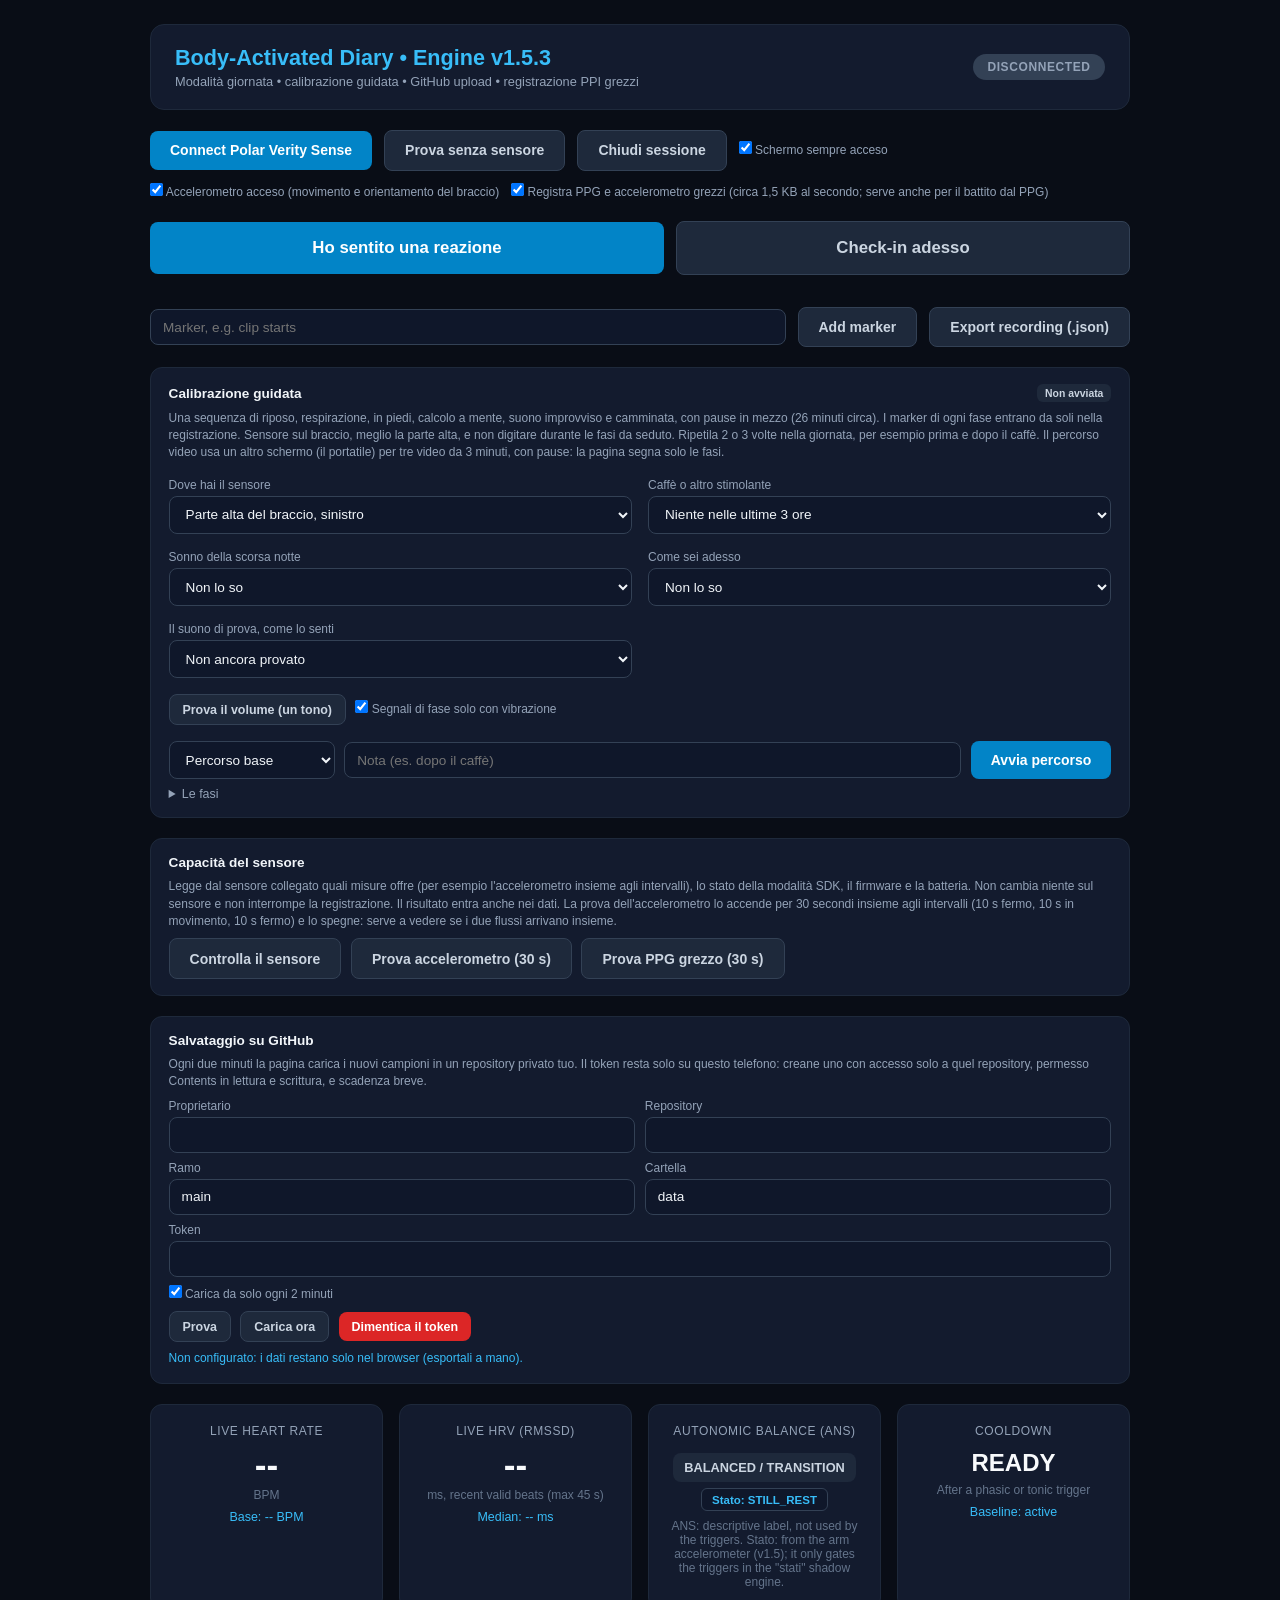
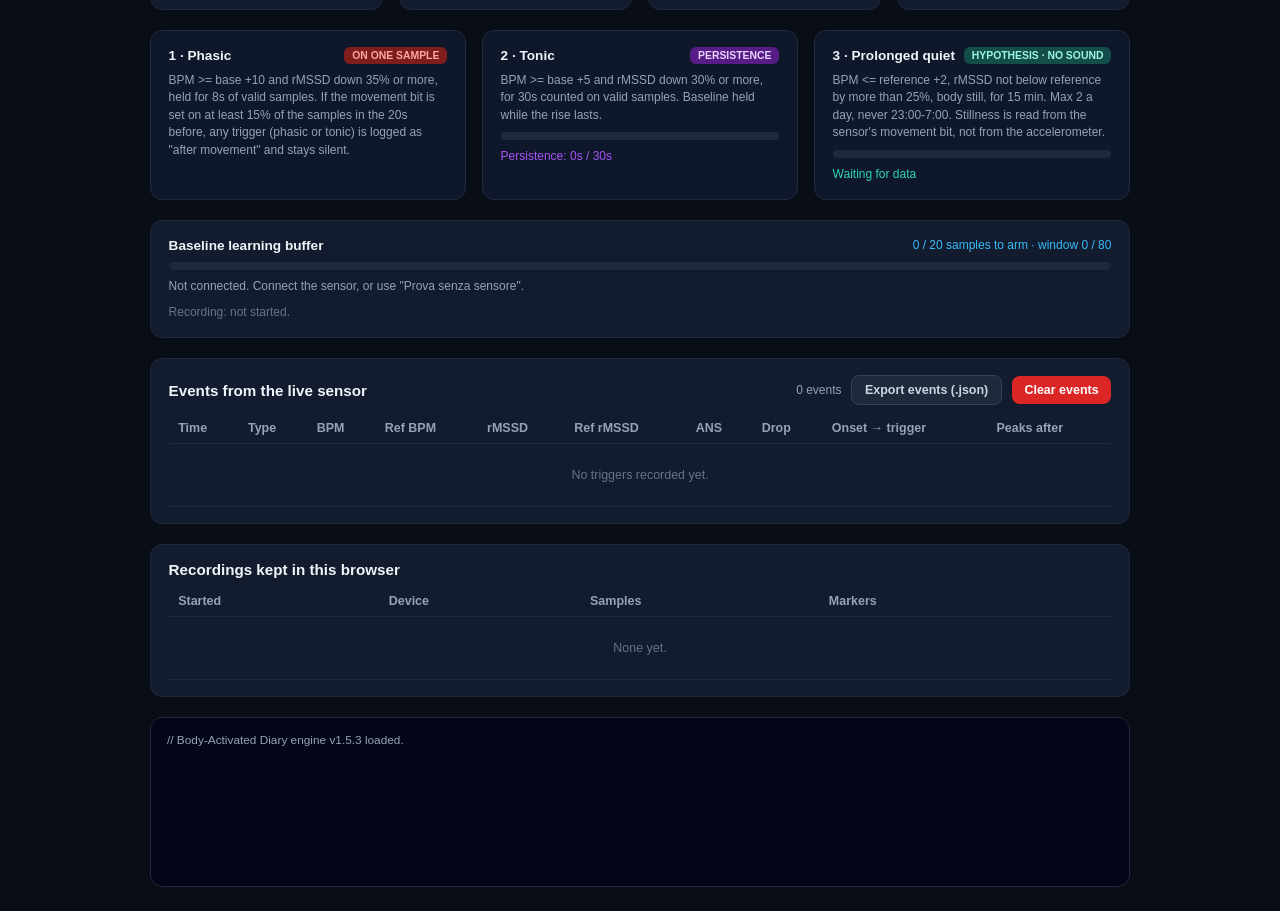
<file: v153.html>
<!DOCTYPE html>
<html lang="en">
<head>
  <meta charset="UTF-8">
  <meta name="viewport" content="width=device-width, initial-scale=1.0">
  <title>Body-Activated Diary - Engine v1.5.3</title>
  <style>
    * { box-sizing: border-box; margin: 0; padding: 0; font-family: -apple-system, BlinkMacSystemFont, "Segoe UI", Roboto, sans-serif; }
    body { background-color: #090d16; color: #f1f5f9; padding: 1.5rem; min-height: 100vh; display: flex; justify-content: center; }
    .wrapper { max-width: 980px; width: 100%; min-width: 0; display: flex; flex-direction: column; gap: 1.25rem; }
    .wrapper > *, .two > *, .pathways > *, .grid-metrics > * { min-width: 0; }
    html, body { overflow-x: hidden; }
    header { display: flex; justify-content: space-between; align-items: center; gap: 1rem; background: #131b2e; padding: 1.25rem 1.5rem; border-radius: 14px; border: 1px solid #1e293b; }
    h1 { font-size: 1.35rem; color: #38bdf8; font-weight: 700; }
    h2 { font-size: 0.95rem; font-weight: 700; }
    .subtitle { font-size: 0.8rem; color: #94a3b8; margin-top: 0.2rem; }
    .status-pill { padding: 0.4rem 0.9rem; border-radius: 9999px; font-size: 0.75rem; font-weight: 700; letter-spacing: 0.05em; text-transform: uppercase; background: #334155; color: #94a3b8; white-space: nowrap; }
    .status-pill.connected { background: #064e3b; color: #34d399; }
    .status-pill.monitoring { background: #0284c7; color: #ffffff; }
    .status-pill.triggered { background: #991b1b; color: #fca5a5; animation: pulse 1s infinite; }
    @keyframes pulse { 0%, 100% { opacity: 1; } 50% { opacity: 0.5; } }

    .controls-bar { display: flex; gap: 0.75rem; flex-wrap: wrap; align-items: center; }
    button { padding: 0.7rem 1.25rem; border-radius: 8px; font-size: 0.875rem; font-weight: 600; border: none; cursor: pointer; transition: all 0.2s; }
    .btn-primary { background: #0284c7; color: white; }
    .btn-primary:hover { background: #0369a1; }
    .btn-secondary { background: #1e293b; color: #cbd5e1; border: 1px solid #334155; }
    .btn-secondary:hover { background: #334155; color: white; }
    .btn-danger { background: #dc2626; color: white; }
    .btn-danger:hover { background: #b91c1c; }
    .btn-mock { background: #7c3aed; color: white; }
    .btn-mock:hover { background: #6d28d9; }
    .btn-small { padding: 0.45rem 0.8rem; font-size: 0.78rem; }
    button:disabled { opacity: 0.5; cursor: not-allowed; }
    input[type="text"], select, textarea { background: #0f172a; color: #f1f5f9; border: 1px solid #334155; border-radius: 8px; padding: 0.6rem 0.75rem; font-size: 0.85rem; }
    textarea { width: 100%; min-height: 4.5rem; font-family: ui-monospace, Consolas, monospace; font-size: 0.78rem; }
    input[type="file"] { font-size: 0.8rem; color: #94a3b8; }

    .grid-metrics { display: grid; grid-template-columns: repeat(4, 1fr); gap: 1rem; }
    .metric-card { background: #131b2e; border: 1px solid #1e293b; border-radius: 12px; padding: 1.2rem; text-align: center; }
    .metric-title { font-size: 0.75rem; color: #94a3b8; text-transform: uppercase; letter-spacing: 0.05em; margin-bottom: 0.4rem; }
    .metric-val { font-size: 2.2rem; font-weight: 800; color: #f8fafc; }
    .metric-unit { font-size: 0.75rem; color: #64748b; margin-top: 0.2rem; }
    .metric-sub { font-size: 0.78rem; color: #38bdf8; margin-top: 0.5rem; }
    .state-badge { display: inline-block; padding: 0.3rem 0.6rem; border-radius: 6px; font-size: 0.72rem; font-weight: 700; margin-top: 0.35rem; background: #0f172a; border: 1px solid #334155; color: #38bdf8; }
    .ans-badge { display: inline-block; padding: 0.45rem 0.7rem; border-radius: 8px; font-size: 0.8rem; font-weight: 700; margin-top: 0.5rem; }
    .ans-balanced { background: #1e293b; color: #cbd5e1; }
    .ans-sympathetic { background: #7f1d1d; color: #fca5a5; }
    .ans-coactivation { background: #581c87; color: #e9d5ff; }
    .ans-parasympathetic { background: #064e3b; color: #6ee7b7; }

    .pathways { display: grid; grid-template-columns: repeat(3, 1fr); gap: 1rem; }
    .box { background: #0f172a; border: 1px solid #1e293b; border-radius: 12px; padding: 1rem 1.1rem; display: flex; flex-direction: column; gap: 0.5rem; }
    .box.panel { background: #131b2e; }
    .box-header { display: flex; justify-content: space-between; align-items: center; gap: 0.5rem; }
    .box-title { font-size: 0.85rem; font-weight: 700; }
    .tag { font-size: 0.65rem; font-weight: 700; padding: 0.2rem 0.5rem; border-radius: 6px; white-space: nowrap; }
    .small { font-size: 0.75rem; color: #94a3b8; line-height: 1.45; }
    .dim { color: #64748b; }
    .progress-bar-bg { background: #1e293b; border-radius: 9999px; height: 8px; overflow: hidden; }
    .progress-bar-fill { background: #38bdf8; height: 100%; width: 0%; transition: width 0.3s; }
    .row { display: flex; gap: 0.6rem; flex-wrap: wrap; align-items: center; }
    .spread { display: flex; justify-content: space-between; align-items: center; gap: 0.75rem; flex-wrap: wrap; }

    .table-wrapper { overflow-x: auto; max-height: 300px; overflow-y: auto; }
    table { width: 100%; border-collapse: collapse; font-size: 0.78rem; }
    th { text-align: left; color: #94a3b8; font-weight: 600; padding: 0.5rem 0.6rem; border-bottom: 1px solid #1e293b; position: sticky; top: 0; background: #131b2e; white-space: nowrap; }
    td { padding: 0.5rem 0.6rem; border-bottom: 1px solid #1e293b; white-space: nowrap; }
    td.empty { text-align: center; color: #64748b; padding: 1.5rem; }
    .type-tag { padding: 0.15rem 0.5rem; border-radius: 6px; font-size: 0.68rem; font-weight: 700; }
    .type-phasic { background: #7f1d1d; color: #fca5a5; }
    .type-tonic { background: #581c87; color: #e9d5ff; }
    .type-quiet { background: #134e4a; color: #99f6e4; }

    .logs-panel { background: #020617; color: #94a3b8; font-family: ui-monospace, Consolas, monospace; font-size: 0.74rem; padding: 0.9rem 1rem; border-radius: 12px; height: 170px; overflow-y: auto; border: 1px solid #1e293b; }
    .log-line { margin-bottom: 0.2rem; }
    pre { background: #020617; border: 1px solid #1e293b; border-radius: 8px; padding: 0.75rem; font-size: 0.72rem; color: #94a3b8; overflow-x: auto; max-height: 260px; }
    details summary { cursor: pointer; font-size: 0.78rem; color: #94a3b8; }

    .proto-title { font-size: 1.5rem; font-weight: 800; color: #f8fafc; }
    .proto-clock { font-size: 3rem; font-weight: 800; color: #38bdf8; font-variant-numeric: tabular-nums; }
    .proto-text { font-size: 1rem; line-height: 1.5; color: #cbd5e1; }
    #pacer { width: 90px; height: 90px; border-radius: 50%; background: #0284c7; margin: 0.5rem auto; animation: breathe 10s ease-in-out infinite; }
    @keyframes tempo { 0% { opacity: 1; transform: scale(1.15); } 18% { opacity: 0.12; transform: scale(0.8); } 100% { opacity: 0.12; transform: scale(0.8); } }
    #tempoDot { width: 56px; height: 56px; border-radius: 50%; background: #f59e0b; margin: 0.5rem auto; animation: tempo 4s linear infinite; }
    @keyframes breathe { 0%, 100% { transform: scale(0.55); opacity: 0.6; } 50% { transform: scale(1.5); opacity: 1; } }
    .two { display: grid; grid-template-columns: repeat(2, 1fr); gap: 1rem; }
    .field { display: flex; flex-direction: column; gap: 0.25rem; font-size: 0.75rem; color: #94a3b8; }
    .field input { width: 100%; }
    input[type="password"], input[type="number"] { background: #0f172a; color: #f1f5f9; border: 1px solid #334155; border-radius: 8px; padding: 0.6rem 0.75rem; font-size: 0.85rem; }
    .modal { position: fixed; inset: 0; background: rgba(2, 6, 23, 0.92); display: flex; align-items: flex-start; justify-content: center; padding: 1rem; z-index: 50; overflow-y: auto; }
    .modal[hidden] { display: none; }
    .modal-card { margin: auto; background: #131b2e; border: 1px solid #334155; border-radius: 14px; padding: 1.25rem; width: 100%; max-width: 460px; display: flex; flex-direction: column; gap: 0.8rem; }
    .scale-row { display: grid; grid-template-columns: repeat(5, 1fr); gap: 0.4rem; }
    .scale-btn { padding: 0.6rem 0; font-size: 1rem; min-height: 3rem; }
    .ends { display: flex; justify-content: space-between; font-size: 0.7rem; color: #94a3b8; margin-top: -0.4rem; }
    .attn { outline: 2px solid #f59e0b; outline-offset: 3px; border-radius: 0.5rem; padding: 0.35rem; }
    .scale-btn.picked { background: #0284c7; color: #fff; border-color: #0284c7; }
    @media (max-width: 800px) {
      body { padding: 0.75rem; }
      header { flex-direction: column; align-items: flex-start; }
      .two { grid-template-columns: 1fr; }
      button { min-height: 2.75rem; }
      .proto-clock { font-size: 2.6rem; }
    }
    @media (max-width: 800px) { .grid-metrics { grid-template-columns: repeat(2, 1fr); } .pathways { grid-template-columns: 1fr; } }
  </style>
</head>
<body>
  <div class="wrapper">
    <header>
      <div>
        <h1>Body-Activated Diary • Engine v1.5.3</h1>
        <div class="subtitle">Modalità giornata • calibrazione guidata • GitHub upload • registrazione PPI grezzi</div>
      </div>
      <div id="statusPill" class="status-pill">Disconnected</div>
    </header>

    <div class="controls-bar">
      <button id="connectBtn" class="btn-primary">Connect Polar Verity Sense</button>
      <button id="simBtn" class="btn-secondary">Prova senza sensore</button>
      <button id="simBoostBtn" class="btn-mock" style="display:none;">Simula stimolo (40 s)</button>
      <button id="endBtn" class="btn-secondary">Chiudi sessione</button>
      <label class="small"><input type="checkbox" id="wakeChk" checked> Schermo sempre acceso</label>
      <label class="small"><input type="checkbox" id="accChk" checked> Accelerometro acceso (movimento e orientamento del braccio)</label>
      <label class="small"><input type="checkbox" id="ppgChk"> Registra PPG e accelerometro grezzi (circa 1,5 KB al secondo; serve anche per il battito dal PPG)</label>
      <span id="wakeNote" class="small" style="color:#fbbf24;"></span>
    </div>
    <div class="controls-bar">
      <button id="feltNowBtn" class="btn-primary" style="flex: 1 1 220px; padding: 1rem 1.25rem; font-size: 1.05rem;">Ho sentito una reazione</button>
      <button id="ciNowBtn" class="btn-secondary" style="flex: 1 1 160px; padding: 1rem 1.25rem; font-size: 1.05rem;">Check-in adesso</button>
      <span id="feltInfo" class="small" style="color:#38bdf8; flex-basis: 100%;"></span>
    </div>
    <div class="controls-bar">
      <input id="markerInput" type="text" placeholder="Marker, e.g. clip starts" style="flex: 1; min-width: 180px;">
      <button id="markerBtn" class="btn-secondary">Add marker</button>
      <button id="exportRecBtn" class="btn-secondary">Export recording (.json)</button>
    </div>

    <!-- Guided calibration -->
    <div class="box panel">
      <div class="spread">
        <span class="box-title">Calibrazione guidata</span>
        <span id="protoStatus" class="tag" style="background:#1e293b; color:#cbd5e1;">Non avviata</span>
      </div>
      <div class="small">Una sequenza di riposo, respirazione, in piedi, calcolo a mente, suono improvviso e camminata, con pause in mezzo (<span id="protoTotal"></span>). I marker di ogni fase entrano da soli nella registrazione. Sensore sul braccio, meglio la parte alta, e non digitare durante le fasi da seduto. Ripetila 2 o 3 volte nella giornata, per esempio prima e dopo il caffè. Il percorso video usa un altro schermo (il portatile) per tre video da 3 minuti, con pause: la pagina segna solo le fasi.</div>
      <div id="ctxBox" class="two" style="margin: 0.5rem 0;">
        <label class="field">Dove hai il sensore<select id="ctxPlace"></select></label>
        <label class="field">Caffè o altro stimolante<select id="ctxCaf"></select></label>
        <label class="field">Sonno della scorsa notte<select id="ctxSleep"></select></label>
        <label class="field">Come sei adesso<select id="ctxTired"></select></label>
        <label class="field">Il suono di prova, come lo senti<select id="ctxVol"></select></label>
      </div>
      <div class="row" style="margin-bottom:0.5rem;">
        <button id="volTestBtn" class="btn-secondary btn-small" type="button">Prova il volume (un tono)</button>
        <label class="small"><input id="cueSilent" type="checkbox" checked> Segnali di fase solo con vibrazione</label>
      </div>
      <div class="row">
        <select id="protoSel" style="max-width: 11rem;"><option value="base">Percorso base</option><option value="video">Percorso video</option><option value="states">Verifica stati (9 min)</option></select>
        <input id="protoNote" type="text" placeholder="Nota (es. dopo il caffè)" style="flex:1; min-width: 180px;">
        <button id="protoStartBtn" class="btn-primary">Avvia percorso</button>
      </div>
      <div id="protoRun" style="display:none; text-align:center;">
        <div id="protoStep" class="small"></div>
        <div id="protoTitle" class="proto-title"></div>
        <div id="pacer" style="display:none;"></div>
        <div id="tempoDot" style="display:none;"></div>
        <div id="protoText" class="proto-text"></div>
        <div id="protoClock" class="proto-clock"></div>
        <div id="rateRow" style="display:none; margin:0.5rem 0;">
          <div id="rateLbl" class="small"></div>
          <div id="rateBtns" class="row" style="justify-content:center;"></div>
        </div>
        <div id="vidRow" style="display:none; margin:0.5rem 0;">
          <label class="field">Cosa stai guardando<select id="vidContent"><option value="neutral">Neutro</option><option value="fear">Paura (horror)</option><option value="arousing">Alta attivazione</option><option value="other">Altro</option></select></label>
        </div>
        <div class="progress-bar-bg"><div id="protoBar" class="progress-bar-fill"></div></div>
        <div class="row" style="justify-content:center; margin-top:0.75rem;">
          <button id="feltBtn" class="btn-mock" style="display:none;">Mi sono spaventato (con l'altra mano)</button>
          <button id="protoSkipBtn" class="btn-secondary btn-small">Salta fase</button>
          <button id="protoStopBtn" class="btn-danger btn-small">Interrompi</button>
        </div>
      </div>
      <details><summary>Le fasi</summary><ol id="protoList" class="small" style="padding-left:1.2rem; margin-top:0.4rem;"></ol></details>
    </div>

    <!-- Sensor capabilities -->
    <div class="box panel">
      <span class="box-title">Capacità del sensore</span>
      <div class="small">Legge dal sensore collegato quali misure offre (per esempio l'accelerometro insieme agli intervalli), lo stato della modalità SDK, il firmware e la batteria. Non cambia niente sul sensore e non interrompe la registrazione. Il risultato entra anche nei dati. La prova dell'accelerometro lo accende per 30 secondi insieme agli intervalli (10 s fermo, 10 s in movimento, 10 s fermo) e lo spegne: serve a vedere se i due flussi arrivano insieme.</div>
      <div class="row">
        <button id="capBtn" class="btn-secondary" type="button">Controlla il sensore</button>
        <button id="accBtn" class="btn-secondary" type="button">Prova accelerometro (30 s)</button>
        <button id="ppgBtn" class="btn-secondary" type="button">Prova PPG grezzo (30 s)</button>
        <button id="capCopyBtn" class="btn-secondary btn-small" type="button" style="display:none;">Copia</button>
      </div>
      <pre id="capOut" class="small" style="display:none; white-space:pre-wrap; word-break:break-word; margin-top:0.5rem;"></pre>
    </div>

    <div>
      <!-- GitHub upload -->
      <div class="box panel">
        <span class="box-title">Salvataggio su GitHub</span>
        <div class="small">Ogni due minuti la pagina carica i nuovi campioni in un repository privato tuo. Il token resta solo su questo telefono: creane uno con accesso solo a quel repository, permesso Contents in lettura e scrittura, e scadenza breve.</div>
        <div class="row">
          <label class="field" style="flex:1;">Proprietario<input id="ghOwner" type="text" autocapitalize="off" autocomplete="off"></label>
          <label class="field" style="flex:1;">Repository<input id="ghRepo" type="text" autocapitalize="off" autocomplete="off"></label>
        </div>
        <div class="row">
          <label class="field" style="flex:1;">Ramo<input id="ghBranch" type="text" autocapitalize="off" autocomplete="off"></label>
          <label class="field" style="flex:1;">Cartella<input id="ghFolder" type="text" autocapitalize="off" autocomplete="off"></label>
        </div>
        <label class="field">Token<input id="ghToken" type="password" autocomplete="off"></label>
        <label class="small"><input type="checkbox" id="ghAuto"> Carica da solo ogni 2 minuti</label>
        <div class="row">
          <button id="ghTestBtn" class="btn-secondary btn-small">Prova</button>
          <button id="ghNowBtn" class="btn-secondary btn-small">Carica ora</button>
          <button id="ghForgetBtn" class="btn-danger btn-small">Dimentica il token</button>
        </div>
        <div id="syncStatus" class="small" style="color:#38bdf8;"></div>
      </div>
    </div>

    <!-- Check-in dialog -->
    <div id="checkinModal" class="modal" hidden>
      <div class="modal-card">
        <h2 id="ciTitle" style="font-size:1.1rem;">Come stai in questo momento?</h2>
        <div id="ciTriggerInfo" class="small" style="color:#fca5a5; display:none;"></div>
        <div class="small">Quanto è piacevole o spiacevole?</div>
        <div id="valRow" class="scale-row"></div>
        <div class="ends"><span>molto spiacevole</span><span>molto piacevole</span></div>
        <div class="small">Quanto ti senti carico o agitato?</div>
        <div id="aroRow" class="scale-row"></div>
        <div class="ends"><span>molto calmo</span><span>molto carico</span></div>
        <label class="field">Cosa stai facendo<select id="actSel"></select></label>
        <input id="ciNote" type="text" placeholder="Una riga, se vuoi">
        <div class="row">
          <button id="ciSave" class="btn-primary" disabled>Salva</button>
          <button id="ciSkip" class="btn-secondary">Salta</button>
        </div>
      </div>
    </div>

    <!-- Live metrics -->
    <div class="grid-metrics">
      <div class="metric-card">
        <div class="metric-title">Live Heart Rate</div>
        <div id="liveBpm" class="metric-val">--</div>
        <div class="metric-unit">BPM</div>
        <div id="baseBpm" class="metric-sub">Base: -- BPM</div>
      </div>
      <div class="metric-card">
        <div class="metric-title">Live HRV (rMSSD)</div>
        <div id="liveRmssd" class="metric-val">--</div>
        <div class="metric-unit">ms, recent valid beats (max 45 s)</div>
        <div id="baseRmssd" class="metric-sub">Median: -- ms</div>
      </div>
      <div class="metric-card">
        <div class="metric-title">Autonomic Balance (ANS)</div>
        <div id="ansState" class="ans-badge ans-balanced">BALANCED</div>
        <div><span id="bioState" class="state-badge">Stato: STILL_REST</span></div>
        <div class="metric-unit" style="margin-top: 0.5rem;">ANS: descriptive label, not used by the triggers. Stato: from the arm accelerometer (v1.5); it only gates the triggers in the "stati" shadow engine.</div>
      </div>
      <div class="metric-card">
        <div class="metric-title">Cooldown</div>
        <div id="cooldownVal" class="metric-val" style="font-size: 1.5rem; line-height: 2.2rem;">READY</div>
        <div class="metric-unit">After a phasic or tonic trigger</div>
        <div id="freezeStatus" class="metric-sub">Baseline: active</div>
      </div>
    </div>

    <!-- Pathways -->
    <div class="pathways">
      <div class="box">
        <div class="box-header">
          <span class="box-title">1 · Phasic</span>
          <span class="tag" style="background: #7f1d1d; color: #fca5a5;">ON ONE SAMPLE</span>
        </div>
        <div id="phasicRule" class="small"></div>
      </div>
      <div class="box">
        <div class="box-header">
          <span class="box-title">2 · Tonic</span>
          <span class="tag" style="background: #581c87; color: #e9d5ff;">PERSISTENCE</span>
        </div>
        <div id="tonicRule" class="small"></div>
        <div class="progress-bar-bg"><div id="tonicProgressBar" class="progress-bar-fill" style="background: #a855f7;"></div></div>
        <div id="tonicCounterText" class="small" style="color: #a855f7;">Persistence: 0s</div>
      </div>
      <div class="box">
        <div class="box-header">
          <span class="box-title">3 · Prolonged quiet</span>
          <span class="tag" style="background: #134e4a; color: #99f6e4;">HYPOTHESIS · NO SOUND</span>
        </div>
        <div id="quietRule" class="small"></div>
        <div class="progress-bar-bg"><div id="quietProgressBar" class="progress-bar-fill" style="background: #2dd4bf;"></div></div>
        <div id="quietText" class="small" style="color: #2dd4bf;">Waiting for data</div>
      </div>
    </div>

    <!-- Baseline + signal -->
    <div class="box panel">
      <div class="spread">
        <span class="box-title">Baseline learning buffer</span>
        <span id="bufferCounter" class="small" style="color: #38bdf8;">0 samples</span>
      </div>
      <div class="progress-bar-bg"><div id="progressBar" class="progress-bar-fill"></div></div>
      <div id="signalText" class="small">Not connected. Connect the sensor, or use "Prova senza sensore".</div>
      <div id="recText" class="small dim">Recording: not started.</div>
    </div>

    <!-- Events -->
    <div class="box panel">
      <div class="spread">
        <h2>Events from the live sensor</h2>
        <div class="row">
          <span id="eventCountBadge" class="small">0 events</span>
          <button id="exportJsonBtn" class="btn-secondary btn-small">Export events (.json)</button>
          <button id="clearStorageBtn" class="btn-danger btn-small">Clear events</button>
        </div>
      </div>
      <div class="table-wrapper">
        <table>
          <thead><tr><th>Time</th><th>Type</th><th>BPM</th><th>Ref BPM</th><th>rMSSD</th><th>Ref rMSSD</th><th>ANS</th><th>Drop</th><th>Onset → trigger</th><th>Peaks after</th></tr></thead>
          <tbody id="eventsBody"><tr><td colspan="10" class="empty">No triggers recorded yet.</td></tr></tbody>
        </table>
      </div>
    </div>

    <!-- Stored recordings -->
    <div class="box panel">
      <div class="spread">
        <h2>Recordings kept in this browser</h2>
        <span id="storageNote" class="small dim"></span>
      </div>
      <div class="table-wrapper" style="max-height: 200px;">
        <table>
          <thead><tr><th>Started</th><th>Device</th><th>Samples</th><th>Markers</th><th></th></tr></thead>
          <tbody id="sessionsBody"><tr><td colspan="5" class="empty">None yet.</td></tr></tbody>
        </table>
      </div>
    </div>

    <div class="logs-panel" id="terminalLogs">
      <div class="log-line">// Body-Activated Diary engine v1.5.3 loaded.</div>
    </div>
  </div>

  <script>
// ============================================================================
// ENGINE CORE v1.3 — pure logic: no DOM, no Bluetooth, no wall clock.
// Feed it samples with ingest({ ts, ppi, hr, err, blocker }) and it returns
// what happened (events, event updates, log lines). Time comes only from the
// sample timestamps, so the same code runs live and on a recording (replay).
// ============================================================================
const ENGINE_VERSION = '1.5.3';

// All values are starting points, not validated thresholds.
const DEFAULT_CONFIG = {
  // --- Sample quality gate
  PPI_MIN_MS: 300,
  PPI_MAX_MS: 2000,
  ERROR_ESTIMATE_MAX_MS: 30,        // Polar: above 30 ms likely artefact. null = filter off (v1.1 behaviour)
  // Quality gate (v1.5.2). 'polar' = discard every beat with the blocker bit (v1.3.1 behaviour, the live default).
  // 'mixed' = while the arm moves less than MIXED_MOV_MG (typing, gesturing) the blocker bit is ignored when the beat is in range and
  // its error estimate is within limits; instead a beat more than MIXED_MAX_DEV away from the median of the last MIXED_MEDIAN_BEATS
  // raw beats is dropped. From MIXED_MOV_MG up (or without the accelerometer) Polar's rule stays. Used by shadow engines only.
  QUALITY_GATE: 'polar',
  MIXED_MOV_MG: 40,
  MIXED_MEDIAN_BEATS: 9,
  MIXED_MAX_DEV: 0.20,
  MAX_SAMPLE_GAP_S: 10,             // no valid sample for this long = discontinuity

  // --- rMSSD
  RMSSD_BUFFER_SIZE: 30,
  RMSSD_MIN_PAIRS: 4,               // v1.1 asked for 5 intervals = 4 differences
  RMSSD_ADJACENT_ONLY: true,        // skip differences across a discarded beat. false = v1.1 behaviour
  RMSSD_MAX_SPAN_S: 45,             // v1.3: beats older than this are dropped from the rMSSD buffer, so a long hole in the
                                    // signal cannot leave a stale value standing in. null = no limit (v1.1, v1.2). A longer
                                    // buffer (RMSSD_BUFFER_SIZE 60) needs a longer span (about 90).
  BPM_FROM_PPI: true,               // v1.3: BPM = 60000 / mean PPI of the last BPM_PPI_BEATS beats. false = the sensor's own
                                    // HR field (v1.1, v1.2), which showed 37 BPM for a minute on 12 Nov 2026
  BPM_PPI_BEATS: 8,

  // --- Baseline (same as v1.1 unless a flag is changed)
  MIN_BASELINE_SAMPLES: 20,
  MAX_BASELINE_HISTORY: 80,
  BASELINE_BPM_STAT: 'mean',        // 'mean' (v1.1) | 'median'
  FREEZE_BASELINE_WHILE_ELEVATED: true,  // baseline stops following a rise in progress. false = v1.1 behaviour
  REARM_AFTER_RELEASE: true,        // after a trigger, no new one until the rise has ended once. false = v1.1 behaviour

  // --- Pathway 1: phasic
  PHASIC_DROP_PERCENT: 0.35,
  PHASIC_BPM_RISE: 10,
  PHASIC_MAX_ONSET_S: null,         // null = v1.1 rule (fires whenever thresholds are met).
                                    // A number = phasic only if reached within N s from the start of the rise.
  PHASIC_MIN_S: 8,                  // v1.3: the strict thresholds must hold this long (on valid samples) before a phasic
                                    // trigger. 0 = on one sample (v1.1, v1.2). A first value, to tune with labelled data.

  // --- Movement context (v1.3, hypothesis from 5 candidate triggers on one person, not validated)
  MOVEMENT_CONTEXT: 'tag',          // 'tag' = a trigger preceded by a lot of movement is kept in the log but marked
                                    // (context 'movement', notify false: no chime, no invite). 'off' = every trigger notifies (v1.1 to v1.3 first build).
  MOVEMENT_WINDOW_S: 20,            // look-back before the trigger
  MOVEMENT_BLOCKED_FRACTION: 0.15,  // share of samples in the window with the sensor's movement bit

  // --- v1.4 (replay experiment): movement from the accelerometer, thresholds in units of the person's own noise
  MOVEMENT_SOURCE: 'acc',           // 'acc' = share of samples with mov >= MOVEMENT_MOV_MG (falls back to the blocker bit
                                    // when the sample has no accelerometer value). 'blocker' = v1.3.1 behaviour.
  MOVEMENT_MOV_MG: 40,              // sd of the acceleration magnitude over 2 s, milli-g (indicative value, 3_Sistema 4.12)
  THRESHOLD_MODE: 'percent',        // 'percent' (v1.3.1, default) | 'noise'. In 'noise' mode the PHASIC_/TONIC_ percent and BPM
                                    // values above are not used; the Z values below are.
  NOISE_WINDOW_MIN: 10,             // robust spread (MAD) of BPM and ln(rMSSD) over this many minutes of unfrozen samples
  NOISE_MIN_MIN: 3,                 // minutes of history before the spread exists; until then no trigger in noise mode
  NOISE_SAMPLE_EVERY_S: 5,          // thinning, because consecutive rMSSD values overlap
  NOISE_MIN_SIGMA_BPM: 1.5,         // floors, so a very quiet stretch does not make tiny changes look big
  NOISE_MIN_SIGMA_LN: 0.10,
  NOISE_MIN_BPM_RISE: 4,            // absolute minimum effect, whatever the spread
  NOISE_MIN_LN_DROP: 0.25,          // about -22 % rMSSD
  PHASIC_Z_BPM: 3.5,
  PHASIC_Z_RMSSD: 3.0,
  TONIC_Z_BPM: 2.5,
  TONIC_Z_RMSSD: 2.0,

  // --- v1.4.1: window detector (used by the shadow engine 'finestra'). Instead of two thresholds crossed at the same moment for N seconds, it
  // looks at the last WINDOW_S seconds of valid samples: the share of samples that are above soft thresholds (in units of the person's own
  // noise, see THRESHOLD_MODE 'noise') must reach WINDOW_FRACTION. It does not fire if the orientation of the arm changed (posture).
  DETECTOR: 'threshold',            // 'threshold' (v1.3.1 rules) | 'window'
  WINDOW_S: 45,
  WINDOW_MIN_N: 20,                 // valid samples needed in the window
  WINDOW_FRACTION: 0.6,             // share of samples in the window that must be 'hot' to fire
  WINDOW_HOLD_FRACTION: 0.3,        // above this share the baseline is frozen and a new trigger waits for the share to fall below it
  WINDOW_Z_BPM: 1.5,
  WINDOW_Z_RMSSD: 1.0,
  WINDOW_MIN_BPM_RISE: 3,
  WINDOW_MIN_LN_DROP: 0.15,
  ORIENT_GATE: true,                // needs ax, ay, az on the samples; without them the gate does nothing
  ORIENT_CHANGE_DEG: 25,            // angle between the arm direction 150..45 s ago and in the last 10 s (indicative: one stand-up gave 32 deg)
  ORIENT_REF_START_S: 150,
  ORIENT_REF_END_S: 45,
  ORIENT_NOW_S: 10,
  HOLD_BPM_MARGIN: 0,               // v1.5.3: >0 = a posture hold ends early, after HOLD_MIN_S, once BPM is no more than this above baseline (nothing left to suppress); 0 = off
  HOLD_MIN_S: 30,
  ORIENT_STATIC_MG: 0,              // v1.5.3: >0 = the arm direction only uses samples with movement below this (gravity is only a direction when the arm is still); 0 = off

  // --- v1.5: activity states (right arm sensor). Off by default: it runs as a shadow engine ('stati') until a labelled
  // session ("Verifica stati") shows the states match what the person was doing.
  STATE_MACHINE_MODE: false,        // true = the state gates the baseline and the triggers
  LOCO_WINDOW_S: 30,                // window used to tell continuous walking from the intermittent gestures of a right arm
  LOCO_MOV_MG: 55,                  // mG: a sample above this counts as walking (indicative, no walking data yet)
  LOCO_FRACTION: 0.55,              // share of samples in the window above LOCO_MOV_MG that makes it LOCOMOTION
  GESTURE_MOV_MG: 35,               // mG: intermittent hand/arm activity (mouse, typing, talking)
  GESTURE_FRACTION: 0.12,           // share of samples above GESTURE_MOV_MG that makes it DESK_OR_GESTURE
  RECOVERY_MAX_S: 75,               // after walking, no trigger while BPM stays above baseline + margin, for at most this long
  RECOVERY_BPM_MARGIN: 6,
  TRANSITION_MOV_MG: 65,            // a movement burst this strong starts a posture change
  TRANSITION_PENDING_S: 90,         // the burst waits this long for the arm direction to confirm the change (stand-up: burst at
                                    // about 25-35 s, 30 deg reached at about 55 s or later)
  TRANSITION_DEG: 30,               // arm direction change that confirms the posture change
  TRANSITION_HOLD_S: 90,            // after the confirmation, no trigger for this long (BPM stays up about 90 s after standing)
  TRANSITION_MAX_S: 240,            // a new strong burst during the hold (sitting down again) restarts it, up to this total length

  // --- Pathway 2: tonic
  TONIC_DROP_PERCENT: 0.30,
  TONIC_BPM_RISE: 5,
  TONIC_PERSISTENCE_SECONDS: 30,

  COOLDOWN_SECONDS: 300,
  RESPONSE_WINDOW_SECONDS: 120,     // after a trigger, keep measuring peaks for this long

  // --- Pathway 3: prolonged quiet (ADR-24, hypothesis)
  QUIET_ENABLED: true,
  QUIET_SLOW_WINDOW_MIN: 45,        // slow reference: median of the last N minutes
  QUIET_MIN_HISTORY_MIN: 30,        // minutes of data needed before the slow reference exists
  QUIET_DURATION_MIN: 15,           // how long the quiet must last
  QUIET_BPM_MARGIN: 2,              // BPM <= reference + margin
  QUIET_RMSSD_TOLERANCE: 0.25,      // rMSSD >= reference * (1 - tolerance); a 30-beat rMSSD is noisy, 10% was too tight
  QUIET_MIN_OK_FRACTION: 0.90,      // share of valid samples in the window that meet the condition
  QUIET_MIN_VALID_FRACTION: 0.70,   // share of samples in the window that passed the quality gate
  QUIET_MAX_MOVED_FRACTION: 0.05,   // share of samples with the blocker bit (movement proxy, no accelerometer yet)
  QUIET_MAX_GAP_S: 60,              // a hole this long inside the window invalidates it
  QUIET_REARM_FRACTION: 0.50,       // after an invite, re-arm only once the quiet has clearly ended
  QUIET_MAX_PER_DAY: 2,
  QUIET_HOURS_START: 23,            // no invite between these local hours (start == end = no silent hours)
  QUIET_HOURS_END: 7,
  REST_BPM: null,                   // resting values from calibration, when they exist.
  REST_RMSSD: null                  // null = use the slow reference instead
};

// Overrides that make v1.3 decide like v1.1 (except the tonic timer, which now counts on samples).
const V1_1_COMPAT_CONFIG = {
  ERROR_ESTIMATE_MAX_MS: null,
  RMSSD_ADJACENT_ONLY: false,
  RMSSD_MAX_SPAN_S: null,
  BPM_FROM_PPI: false,
  PHASIC_MIN_S: 0,
  MOVEMENT_CONTEXT: 'off',
  FREEZE_BASELINE_WHILE_ELEVATED: false,
  REARM_AFTER_RELEASE: false,
  PHASIC_MAX_ONSET_S: null,
  QUIET_ENABLED: false,
  MOVEMENT_SOURCE: 'blocker',
  THRESHOLD_MODE: 'percent',
  DETECTOR: 'threshold',
  STATE_MACHINE_MODE: false
};
// v1.3.1 exactly (for before/after comparisons)
const V1_3_1_CONFIG = { MOVEMENT_SOURCE: 'blocker', THRESHOLD_MODE: 'percent' };
// Shadow engines (v1.4): they see the same beats as the live engine, write their events as markers (kind 'shadow') and never
// notify. Exploratory presets, chosen on a few sessions of one person: they exist to be compared on the next recordings.
const SHADOW_CONFIGS = [
  { id: 'stati', label: 'v1.5: stati di attività (camminata, recupero, cambio di postura) + finestra 45 s + cancello di orientamento',
    cfg: { STATE_MACHINE_MODE: true, DETECTOR: 'window', THRESHOLD_MODE: 'noise', ORIENT_GATE: true, QUIET_ENABLED: false } },
  { id: 'finestra', label: 'frazione di campioni oltre soglie morbide in 45 s, non se cambia l\'orientamento del braccio',
    cfg: { DETECTOR: 'window', QUIET_ENABLED: false } },
  { id: 'finestra_mista', label: 'v1.5.2: come "finestra", ma con braccio sotto 40 mG ignora il flag di movimento di Polar (errore <= 30 ms) e scarta i battiti a >20 % dalla mediana locale',
    cfg: { DETECTOR: 'window', QUALITY_GATE: 'mixed', QUIET_ENABLED: false } },
  { id: 'stati_misto', label: 'v1.5.2: come "stati", con il filtro misto sui battiti',
    cfg: { STATE_MACHINE_MODE: true, DETECTOR: 'window', THRESHOLD_MODE: 'noise', ORIENT_GATE: true, QUIET_ENABLED: false, QUALITY_GATE: 'mixed' } },
  { id: 'stati_fermi', label: 'v1.5.3: come "stati", ma la direzione del braccio usa solo campioni a braccio fermo (<30 mG) e il blocco per cambio di postura finisce se il BPM non è salito (<= base + 4)',
    cfg: { STATE_MACHINE_MODE: true, DETECTOR: 'window', THRESHOLD_MODE: 'noise', ORIENT_GATE: true, QUIET_ENABLED: false, ORIENT_STATIC_MG: 30, HOLD_BPM_MARGIN: 4 } },
  { id: 'rumore', label: 'soglie in unità di rumore personale',
    cfg: { THRESHOLD_MODE: 'noise', PHASIC_Z_BPM: 2.5, PHASIC_Z_RMSSD: 1.5, TONIC_Z_BPM: 2.0, TONIC_Z_RMSSD: 1.0, QUIET_ENABLED: false } },
  { id: 'solo_bpm', label: 'solo battito, in unità di rumore',
    cfg: { THRESHOLD_MODE: 'noise', PHASIC_Z_BPM: 3.5, TONIC_Z_BPM: 2.5, PHASIC_Z_RMSSD: -99, TONIC_Z_RMSSD: -99, NOISE_MIN_LN_DROP: -99, QUIET_ENABLED: false } }
];

function median(arr) {
  if (arr.length === 0) return 0;
  const sorted = [...arr].sort((a, b) => a - b);
  const mid = Math.floor(sorted.length / 2);
  return sorted.length % 2 !== 0 ? sorted[mid] : Math.round((sorted[mid - 1] + sorted[mid]) / 2);
}

function average(arr) {
  if (arr.length === 0) return 0;
  return Math.round(arr.reduce((a, v) => a + v, 0) / arr.length);
}

// buf: [{ ppi, adj }] where adj = this beat directly follows the previous entry
function computeRmssd(buf, cfg) {
  let sum = 0, pairs = 0;
  for (let i = 1; i < buf.length; i++) {
    if (cfg.RMSSD_ADJACENT_ONLY && !buf[i].adj) continue;
    const d = buf[i].ppi - buf[i - 1].ppi;
    sum += d * d;
    pairs++;
  }
  if (pairs < cfg.RMSSD_MIN_PAIRS) return null;
  return Math.round(Math.sqrt(sum / pairs));
}

function classifyAns(rmssd, bpm, baseRmssd, baseBpm) {
  if (!baseRmssd) return 'BALANCED';
  const ratio = rmssd / baseRmssd;
  const delta = bpm - baseBpm;
  if (ratio < 0.60 && delta >= 8) return 'SYMPATHETIC';
  if (ratio >= 0.60 && ratio <= 0.80 && delta >= 4 && delta < 10) return 'CO_ACTIVATION';
  if (ratio >= 0.85 && delta <= 2) return 'PARASYMPATHETIC';
  return 'BALANCED';
}

function createEngine(userConfig) {
  const cfg = Object.assign({}, DEFAULT_CONFIG, userConfig || {});
  const st = {
    total: 0, accepted: 0,
    rejected: { blocker: 0, range: 0, hr: 0, error_estimate: 0, artifact: 0 }, relaxed: 0, rawRing: [],
    ppiBuf: [], prevAccepted: false, lastValidTs: null, lastTs: null,
    bpm: 0, rmssd: null,
    baseRmssdHist: [], baseBpmHist: [], baseRmssd: 0, baseBpm: 0,
    monitoring: false, cooldownUntil: 0,
    elevatedSince: null, tonicSeconds: 0, needRelease: false,
    moveRing: [],
    noise: [], noiseLastTs: 0, sigmaBpm: null, sigmaLn: null,
    orient: [], win: [], winHot: false, winFrac: 0, orientDeg: null, orientLogged: false,
    actState: 'STILL_REST', locoRing: [], lastLocoTs: null, burstTs: null, transUntilTs: 0, transStartTs: 0,
    stateCounts: { STILL_REST: 0, DESK_OR_GESTURE: 0, TRANSITION_HOLD: 0, LOCOMOTION: 0, RECOVERY: 0 },
    suppressedByState: 0,
    ans: 'BALANCED',
    tracking: null,
    // quiet pathway
    slow: [], slowHead: 0, slowRefBpm: null, slowRefRmssd: null, slowRefAt: null,
    qwin: [], qHead: 0, qAll: 0, qValid: 0, qOk: 0, qMoved: 0,
    qLastValidTs: null, qLastGapTs: null,
    quietArmed: true, quietDay: null, quietCount: 0, quietLast: null
  };

  function rejectReason(s) {
    const mixed = cfg.QUALITY_GATE === 'mixed' && s.mov != null && s.mov < cfg.MIXED_MOV_MG;
    if (s.blocker && !mixed) return 'blocker';
    if (!(s.ppi >= cfg.PPI_MIN_MS && s.ppi <= cfg.PPI_MAX_MS)) return 'range';
    if (!(s.hr > 0)) return 'hr';
    if (cfg.ERROR_ESTIMATE_MAX_MS != null && s.err != null && s.err > cfg.ERROR_ESTIMATE_MAX_MS) return 'error_estimate';
    if (mixed) {
      // the local median is taken before this beat is added, so one bad beat cannot drag its own reference
      const ring = st.rawRing;
      let bad = false;
      if (ring.length >= 5) { const m = median(ring); bad = Math.abs(s.ppi - m) / m > cfg.MIXED_MAX_DEV; }
      ring.push(s.ppi); if (ring.length > cfg.MIXED_MEDIAN_BEATS) ring.shift();
      if (bad) return 'artifact';
      if (s.blocker) st.relaxed++;
    }
    return null;
  }

  function inQuietHours(ts) {
    const a = cfg.QUIET_HOURS_START, b = cfg.QUIET_HOURS_END;
    if (a == null || b == null || a === b) return false;
    const h = new Date(ts).getHours();
    return a > b ? (h >= a || h < b) : (h >= a && h < b);
  }

  function dayKey(ts) {
    const d = new Date(ts);
    return d.getFullYear() * 10000 + (d.getMonth() + 1) * 100 + d.getDate();
  }

  function makeEvent(type, ts, extra) {
    return Object.assign({
      id: 'evt_' + Math.round(ts),
      timestamp: new Date(ts).toISOString(),
      engine_version: ENGINE_VERSION,
      is_mock: false,
      source: 'sensor',
      trigger_type: type,
      activity_state: st.actState,
      ans_state: st.ans,
      trigger_bpm: st.bpm,
      baseline_bpm: st.baseBpm,
      trigger_rmssd: st.rmssd,
      baseline_rmssd_median: st.baseRmssd,
      drop_percentage: st.baseRmssd > 0 ? Math.round((1 - st.rmssd / st.baseRmssd) * 100) : null,
      status: 'pending_reflection',
      user_valence: null,
      user_reflection: null
    }, extra || {});
  }

  function movementShare() {
    if (!st.moveRing.length) return 0;
    if (cfg.MOVEMENT_SOURCE === 'acc') {
      let n = 0, m = 0;
      for (const r of st.moveRing) if (r.m != null) { n++; if (r.m >= cfg.MOVEMENT_MOV_MG) m++; }
      if (n > 0) return m / n;
    }
    let b = 0;
    for (const r of st.moveRing) if (r.b) b++;
    return b / st.moveRing.length;
  }

  function mad(arr) {
    const m = median(arr.slice().sort((a, b) => a - b).map(x => x * 1000)) / 1000;
    const d = arr.map(x => Math.abs(x - m)).sort((a, b) => a - b);
    const mid = Math.floor(d.length / 2);
    const md = d.length % 2 ? d[mid] : (d[mid - 1] + d[mid]) / 2;
    return 1.4826 * md;
  }

  function updateNoise(ts) {
    if (ts - st.noiseLastTs < cfg.NOISE_SAMPLE_EVERY_S * 1000) return;
    st.noiseLastTs = ts;
    st.noise.push([ts, st.bpm, Math.log(st.rmssd)]);
    const from = ts - cfg.NOISE_WINDOW_MIN * 60000;
    while (st.noise.length && st.noise[0][0] < from) st.noise.shift();
    const span = st.noise.length ? st.noise[st.noise.length - 1][0] - st.noise[0][0] : 0;
    if (span >= cfg.NOISE_MIN_MIN * 60000 && st.noise.length >= 20) {
      st.sigmaBpm = Math.max(cfg.NOISE_MIN_SIGMA_BPM, mad(st.noise.map(r => r[1])));
      st.sigmaLn = Math.max(cfg.NOISE_MIN_SIGMA_LN, mad(st.noise.map(r => r[2])));
    } else { st.sigmaBpm = null; st.sigmaLn = null; }
  }

  function median3(arr) { const s = arr.slice().sort((a, b) => a - b), m = s.length >> 1; return s.length % 2 ? s[m] : (s[m - 1] + s[m]) / 2; }

  // Angle (degrees) between the mean arm direction some time ago and the one now; null when there is not enough accelerometer data.
  function orientAngle(ts) {
    const refA = ts - cfg.ORIENT_REF_START_S * 1000, refB = ts - cfg.ORIENT_REF_END_S * 1000, nowA = ts - cfg.ORIENT_NOW_S * 1000;
    const ref = [], now = [];
    for (const o of st.orient) { if (o.ts >= refA && o.ts < refB) ref.push(o.v); else if (o.ts >= nowA) now.push(o.v); }
    if (ref.length < 5 || now.length < 3) return null;
    const mv = a => [0, 1, 2].map(i => median3(a.map(v => v[i])));
    const u = mv(ref), v = mv(now);
    const nu = Math.hypot(u[0], u[1], u[2]), nv = Math.hypot(v[0], v[1], v[2]);
    if (!(nu > 0) || !(nv > 0)) return null;
    const c = Math.max(-1, Math.min(1, (u[0] * v[0] + u[1] * v[1] + u[2] * v[2]) / (nu * nv)));
    return Math.round(Math.acos(c) * 1800 / Math.PI) / 10;
  }

  // v1.5: activity state from the arm accelerometer. Walking moves the right arm continuously, desk work does it in bursts.
  // A posture change is a movement burst followed, within TRANSITION_PENDING_S, by a change of the arm direction.
  // Called for every sample, rejected ones included: walking is exactly when the sensor's movement bit rejects beats.
  function updateActivityState(ts, s) {
    const mov = s.mov != null ? s.mov : (s.blocker ? 60 : 0);   // without the accelerometer the blocker bit stands in
    st.locoRing.push({ ts, mov });
    while (st.locoRing.length > 1 && ts - st.locoRing[0].ts > cfg.LOCO_WINDOW_S * 1000) st.locoRing.shift();
    let locoHits = 0, gestHits = 0;
    for (const r of st.locoRing) {
      if (r.mov >= cfg.LOCO_MOV_MG) locoHits++;
      if (r.mov >= cfg.GESTURE_MOV_MG) gestHits++;
    }
    const n = st.locoRing.length || 1;
    if (mov >= cfg.TRANSITION_MOV_MG) st.burstTs = ts;          // latched: the direction change shows up later
    if (locoHits / n >= cfg.LOCO_FRACTION && n >= 8) {
      st.lastLocoTs = ts;
      st.actState = 'LOCOMOTION';
    } else if (st.lastLocoTs !== null && ts - st.lastLocoTs <= cfg.RECOVERY_MAX_S * 1000 &&
               st.baseBpm > 0 && st.bpm > st.baseBpm + cfg.RECOVERY_BPM_MARGIN) {
      st.actState = 'RECOVERY';
    } else {
      const pending = st.burstTs !== null && ts - st.burstTs <= cfg.TRANSITION_PENDING_S * 1000;
      if (pending && ts > st.transUntilTs) {
        const deg = orientAngle(ts);
        if (deg !== null && deg >= cfg.TRANSITION_DEG) { st.transStartTs = ts; st.transUntilTs = ts + cfg.TRANSITION_HOLD_S * 1000; st.burstTs = null; }
      } else if (ts < st.transUntilTs && mov >= cfg.TRANSITION_MOV_MG) {
        // sitting down again: the arm direction goes back to where it was, so the angle cannot confirm it
        st.transUntilTs = Math.min(ts + cfg.TRANSITION_HOLD_S * 1000, st.transStartTs + cfg.TRANSITION_MAX_S * 1000);
      }
      if (cfg.HOLD_BPM_MARGIN > 0 && ts < st.transUntilTs && ts - st.transStartTs >= cfg.HOLD_MIN_S * 1000 &&
          st.baseBpm > 0 && st.bpm > 0 && st.bpm <= st.baseBpm + cfg.HOLD_BPM_MARGIN) { st.transUntilTs = ts; st.burstTs = null; }
      if (ts < st.transUntilTs) st.actState = 'TRANSITION_HOLD';
      else if (gestHits / n >= cfg.GESTURE_FRACTION) st.actState = 'DESK_OR_GESTURE';
      else st.actState = 'STILL_REST';
    }
    st.stateCounts[st.actState]++;
    return st.actState;
  }

  function windowStep(ts, hit, inCooldown, stateBlocks, out) {
    st.win.push({ ts, hit });
    while (st.win.length > 1 && ts - st.win[0].ts > cfg.WINDOW_S * 1000) st.win.shift();
    let h = 0; for (const w of st.win) if (w.hit) h++;
    const n = st.win.length, span = ts - st.win[0].ts, frac = n ? h / n : 0;
    st.winFrac = frac; st.winHot = frac >= cfg.WINDOW_HOLD_FRACTION;
    if (st.needRelease && frac < cfg.WINDOW_HOLD_FRACTION) st.needRelease = false;
    st.orientDeg = cfg.ORIENT_GATE ? orientAngle(ts) : null;
    const ready = n >= cfg.WINDOW_MIN_N && span >= cfg.WINDOW_S * 1000 * 0.66 && frac >= cfg.WINDOW_FRACTION;
    if (stateBlocks) {
      // Samples taken while walking, recovering or settling after a posture change do not count: the window starts again
      // when the state ends, otherwise it would still be full of them and fire the moment the state is over.
      if (hit) st.suppressedByState++;                  // counts the hot samples the state kept out of the window
      st.win.length = 0; st.winFrac = 0; st.winHot = false;
      return;
    }
    if (!st.monitoring || inCooldown || st.needRelease) return;
    if (!ready) return;
    if (cfg.ORIENT_GATE && st.orientDeg !== null && st.orientDeg >= cfg.ORIENT_CHANGE_DEG) {
      if (!st.orientLogged) { st.orientLogged = true; out.push({ kind: 'log', msg: `Window above thresholds but the arm direction changed by ${st.orientDeg} deg: posture, no trigger.` }); }
      return;
    }
    st.orientLogged = false;
    fireArousal('window_score', ts, out);
    for (let i = out.length - 1; i >= 0; i--) if (out[i].kind === 'event') { out[i].event.window_fraction = Math.round(frac * 100) / 100; out[i].event.orientation_change_deg = st.orientDeg; break; }
  }

  function fireArousal(type, ts, out) {
    const onsetS = st.elevatedSince === null ? 0 : Math.round((ts - st.elevatedSince) / 100) / 10;
    const share = movementShare();
    const moved = cfg.MOVEMENT_CONTEXT === 'tag' && share >= cfg.MOVEMENT_BLOCKED_FRACTION;
    const ev = makeEvent(type, ts, {
      onset_to_trigger_s: onsetS, response: null,
      movement_share: Math.round(share * 100) / 100,
      z_bpm: st.sigmaBpm ? Math.round(((st.bpm - st.baseBpm) / st.sigmaBpm) * 10) / 10 : null,
      z_ln_rmssd: (st.sigmaLn && st.baseRmssd > 0 && st.rmssd > 0) ? Math.round(((Math.log(st.baseRmssd) - Math.log(st.rmssd)) / st.sigmaLn) * 10) / 10 : null,
      threshold_mode: cfg.THRESHOLD_MODE,
      context: moved ? 'movement' : null,
      notify: !moved
    });
    out.push({ kind: 'event', event: ev });
    out.push({ kind: 'log', msg: `TRIGGER [${type.toUpperCase()}]${moved ? ' (after movement, no notification)' : ''} | ANS: ${st.ans} | rMSSD: -${ev.drop_percentage}% | onset to trigger: ${onsetS}s` });
    st.tracking = {
      id: ev.id, triggerTs: ts, onsetTs: st.elevatedSince === null ? ts : st.elevatedSince,
      until: ts + cfg.RESPONSE_WINDOW_SECONDS * 1000,
      baseBpm: st.baseBpm, baseRmssd: st.baseRmssd,
      peakDelta: st.bpm - st.baseBpm, peakDeltaTs: ts,
      peakDrop: st.baseRmssd > 0 ? 1 - st.rmssd / st.baseRmssd : 0, peakDropTs: ts,
      endTs: null
    };
    st.cooldownUntil = ts + cfg.COOLDOWN_SECONDS * 1000;
    st.elevatedSince = null;
    st.tonicSeconds = 0;
    st.needRelease = true;
  }

  function closeTracking(out) {
    const tr = st.tracking;
    if (!tr) return;
    const s = ms => Math.round(ms / 100) / 10;
    out.push({
      kind: 'event_update', id: tr.id,
      response: {
        peak_bpm_delta: tr.peakDelta,
        time_to_peak_bpm_s: s(tr.peakDeltaTs - tr.onsetTs),
        peak_rmssd_drop_percent: Math.round(tr.peakDrop * 100),
        time_to_peak_drop_s: s(tr.peakDropTs - tr.onsetTs),
        // how long the rise lasted, from its start to the first sample back under the tonic thresholds
        elevated_duration_s: tr.endTs === null ? null : s(tr.endTs - tr.onsetTs),
        window_s: cfg.RESPONSE_WINDOW_SECONDS
      }
    });
    st.tracking = null;
  }

  function trackResponse(ts, out) {
    const tr = st.tracking;
    if (!tr) return;
    if (ts > tr.until) { closeTracking(out); return; }
    const delta = st.bpm - tr.baseBpm;
    const drop = tr.baseRmssd > 0 ? 1 - st.rmssd / tr.baseRmssd : 0;
    if (delta > tr.peakDelta) { tr.peakDelta = delta; tr.peakDeltaTs = ts; }
    if (drop > tr.peakDrop) { tr.peakDrop = drop; tr.peakDropTs = ts; }
    const stillUp = drop >= cfg.TONIC_DROP_PERCENT && delta >= cfg.TONIC_BPM_RISE;
    if (tr.endTs === null && !stillUp && ts > tr.triggerTs) tr.endTs = ts;
  }

  function quietStep(ts, valid, moved, inCooldown, out) {
    if (!cfg.QUIET_ENABLED) return;
    const usable = valid && st.rmssd !== null;

    // Slow reference: median of the last QUIET_SLOW_WINDOW_MIN minutes, refreshed once a minute.
    if (usable) st.slow.push([ts, st.bpm, st.rmssd]);
    const slowFrom = ts - cfg.QUIET_SLOW_WINDOW_MIN * 60000;
    while (st.slowHead < st.slow.length && st.slow[st.slowHead][0] < slowFrom) st.slowHead++;
    if (st.slowHead > 4096) { st.slow = st.slow.slice(st.slowHead); st.slowHead = 0; }
    if (st.slowRefAt === null || ts - st.slowRefAt >= 60000) {
      st.slowRefAt = ts;
      const live = st.slow.slice(st.slowHead);
      const span = live.length ? live[live.length - 1][0] - live[0][0] : 0;
      if (span >= cfg.QUIET_MIN_HISTORY_MIN * 60000) {
        st.slowRefBpm = median(live.map(r => r[1]));
        st.slowRefRmssd = median(live.map(r => r[2]));
      } else {
        st.slowRefBpm = null; st.slowRefRmssd = null;
      }
    }
    const refBpm = cfg.REST_BPM != null ? cfg.REST_BPM : st.slowRefBpm;
    const refRmssd = cfg.REST_RMSSD != null ? cfg.REST_RMSSD : st.slowRefRmssd;
    const haveRef = refBpm != null && refRmssd != null;
    const ok = usable && haveRef &&
      st.bpm <= refBpm + cfg.QUIET_BPM_MARGIN &&
      st.rmssd >= refRmssd * (1 - cfg.QUIET_RMSSD_TOLERANCE);

    if (valid) {
      if (st.qLastValidTs !== null && ts - st.qLastValidTs > cfg.QUIET_MAX_GAP_S * 1000) st.qLastGapTs = ts;
      st.qLastValidTs = ts;
    }

    // Sliding window of QUIET_DURATION_MIN minutes, with running counters.
    const D = cfg.QUIET_DURATION_MIN * 60000;
    st.qwin.push([ts, valid ? 1 : 0, ok ? 1 : 0, moved ? 1 : 0]);
    st.qAll++; if (valid) st.qValid++; if (ok) st.qOk++; if (moved) st.qMoved++;
    while (st.qHead < st.qwin.length && st.qwin[st.qHead][0] < ts - D) {
      const o = st.qwin[st.qHead++];
      st.qAll--; st.qValid -= o[1]; st.qOk -= o[2]; st.qMoved -= o[3];
    }
    if (st.qHead > 4096) { st.qwin = st.qwin.slice(st.qHead); st.qHead = 0; }

    const oldest = st.qwin[st.qHead][0];
    const covered = oldest <= ts - D + cfg.QUIET_MAX_GAP_S * 1000;
    const noGap = st.qLastGapTs === null || st.qLastGapTs < ts - D;
    const okFraction = st.qValid ? st.qOk / st.qValid : 0;
    const validFraction = st.qAll ? st.qValid / st.qAll : 0;
    const movedFraction = st.qAll ? st.qMoved / st.qAll : 1;

    if (!st.quietArmed && okFraction < cfg.QUIET_REARM_FRACTION) st.quietArmed = true;
    const day = dayKey(ts);
    if (day !== st.quietDay) { st.quietDay = day; st.quietCount = 0; }

    st.quietLast = {
      ref_bpm: refBpm, ref_rmssd: refRmssd,
      ref_source: !haveRef ? null : (cfg.REST_BPM != null && cfg.REST_RMSSD != null ? 'rest' : 'slow_baseline'),
      ok_fraction: okFraction, valid_fraction: validFraction, moved_fraction: movedFraction,
      covered_min: Math.min(cfg.QUIET_DURATION_MIN, (ts - oldest) / 60000),
      armed: st.quietArmed, count_today: st.quietCount
    };

    const holds = covered && noGap && haveRef &&
      okFraction >= cfg.QUIET_MIN_OK_FRACTION &&
      validFraction >= cfg.QUIET_MIN_VALID_FRACTION &&
      movedFraction <= cfg.QUIET_MAX_MOVED_FRACTION;

    if (holds && usable && st.quietArmed && !inCooldown && !inQuietHours(ts) && st.quietCount < cfg.QUIET_MAX_PER_DAY) {
      st.quietArmed = false;
      st.quietCount++;
      st.quietLast.armed = false; st.quietLast.count_today = st.quietCount;
      const ev = makeEvent('quiet_prolonged', ts, {
        baseline_bpm: refBpm,
        baseline_rmssd_median: refRmssd,
        drop_percentage: null,
        quiet: {
          duration_min: cfg.QUIET_DURATION_MIN,
          ref_source: st.quietLast.ref_source,
          ok_fraction: Math.round(okFraction * 100) / 100,
          valid_fraction: Math.round(validFraction * 100) / 100,
          moved_fraction: Math.round(movedFraction * 100) / 100
        }
      });
      out.push({ kind: 'event', event: ev });
      out.push({ kind: 'log', msg: `QUIET stretch: ${cfg.QUIET_DURATION_MIN} min at or below reference (${refBpm} BPM, ${refRmssd} ms). Invite ${st.quietCount}/${cfg.QUIET_MAX_PER_DAY} today.` });
    }
  }

  function ingest(s) {
    const out = [];
    const ts = s.ts;
    st.total++;
    st.lastTs = ts;

    if (st.cooldownUntil && ts >= st.cooldownUntil) {
      st.cooldownUntil = 0;
      out.push({ kind: 'log', msg: 'Cooldown ended. Baseline unfrozen.' });
    }
    const inCooldown = st.cooldownUntil > 0;

    st.moveRing.push({ ts, b: !!s.blocker, m: (s.mov == null ? null : s.mov) });
    if (s.ax != null && s.ay != null && s.az != null && !(cfg.ORIENT_STATIC_MG > 0 && !(s.mov != null && s.mov < cfg.ORIENT_STATIC_MG))) {
      st.orient.push({ ts, v: [s.ax, s.ay, s.az] });
      while (st.orient.length && ts - st.orient[0].ts > (cfg.ORIENT_REF_START_S + 5) * 1000) st.orient.shift();
    }
    while (st.moveRing.length > 1 && ts - st.moveRing[0].ts > cfg.MOVEMENT_WINDOW_S * 1000) st.moveRing.shift();
    const curState = updateActivityState(ts, s);
    const stateBlocks = cfg.STATE_MACHINE_MODE && (curState === 'LOCOMOTION' || curState === 'RECOVERY' || curState === 'TRANSITION_HOLD');

    const reason = rejectReason(s);
    if (reason) {
      st.rejected[reason]++;
      st.prevAccepted = false;
      quietStep(ts, false, reason === 'blocker', inCooldown, out);
      return out;
    }
    st.accepted++;

    // A long hole without valid samples breaks continuity and any persistence in progress.
    const gap = st.lastValidTs !== null && ts - st.lastValidTs > cfg.MAX_SAMPLE_GAP_S * 1000;
    if (gap && st.elevatedSince !== null) {
      st.elevatedSince = null; st.tonicSeconds = 0;
      out.push({ kind: 'log', msg: `No valid samples for more than ${cfg.MAX_SAMPLE_GAP_S}s. Persistence reset.` });
    }

    st.ppiBuf.push({ ppi: s.ppi, adj: st.prevAccepted && !gap, ts });
    if (st.ppiBuf.length > cfg.RMSSD_BUFFER_SIZE) st.ppiBuf.shift();
    if (cfg.RMSSD_MAX_SPAN_S != null) {
      while (st.ppiBuf.length > 1 && ts - st.ppiBuf[0].ts > cfg.RMSSD_MAX_SPAN_S * 1000) st.ppiBuf.shift();
    }
    st.prevAccepted = true;
    st.lastValidTs = ts;
    st.bpm = s.hr;
    if (cfg.BPM_FROM_PPI) {
      const last = st.ppiBuf.slice(-cfg.BPM_PPI_BEATS);
      st.bpm = Math.round(60000 / (last.reduce((a, b) => a + b.ppi, 0) / last.length));
    }
    st.rmssd = computeRmssd(st.ppiBuf, cfg);

    if (st.rmssd === null) {
      quietStep(ts, true, false, inCooldown, out);
      return out;
    }

    // Baseline: frozen during cooldown (and, if asked, while a rise is in progress).
    const hold = inCooldown || stateBlocks || (cfg.FREEZE_BASELINE_WHILE_ELEVATED && st.elevatedSince !== null) || (cfg.DETECTOR === 'window' && st.winHot);
    if (!hold) {
      st.baseRmssdHist.push(st.rmssd);
      st.baseBpmHist.push(st.bpm);
      if (st.baseRmssdHist.length > cfg.MAX_BASELINE_HISTORY) { st.baseRmssdHist.shift(); st.baseBpmHist.shift(); }
      st.baseRmssd = median(st.baseRmssdHist);
      st.baseBpm = cfg.BASELINE_BPM_STAT === 'median' ? median(st.baseBpmHist) : average(st.baseBpmHist);
      if ((cfg.THRESHOLD_MODE === 'noise' || cfg.DETECTOR === 'window') && st.rmssd > 0) updateNoise(ts);
      if (!st.monitoring && st.baseRmssdHist.length >= cfg.MIN_BASELINE_SAMPLES) {
        st.monitoring = true;
        out.push({ kind: 'log', msg: 'Surveillance armed: phasic, tonic' + (cfg.QUIET_ENABLED ? ', quiet.' : '.') });
      }
    }

    st.ans = classifyAns(st.rmssd, st.bpm, st.baseRmssd, st.baseBpm);
    trackResponse(ts, out);

    let strict, raised, winHit = false;
    if (cfg.DETECTOR === 'window') {
      strict = false; raised = false;
      if (st.sigmaBpm !== null && st.baseRmssd > 0 && st.rmssd > 0) {
        const dB = st.bpm - st.baseBpm, dL = Math.log(st.baseRmssd) - Math.log(st.rmssd);
        winHit = dB >= Math.max(cfg.WINDOW_MIN_BPM_RISE, cfg.WINDOW_Z_BPM * st.sigmaBpm) && dL >= Math.max(cfg.WINDOW_MIN_LN_DROP, cfg.WINDOW_Z_RMSSD * st.sigmaLn);
      }
    } else if (cfg.THRESHOLD_MODE === 'noise') {
      if (st.sigmaBpm === null || !(st.baseRmssd > 0) || !(st.rmssd > 0)) { strict = false; raised = false; }
      else {
        const dB = st.bpm - st.baseBpm;                              // BPM above baseline
        const dL = Math.log(st.baseRmssd) - Math.log(st.rmssd);      // ln rMSSD below baseline
        const need = (zB, zL) => dB >= Math.max(cfg.NOISE_MIN_BPM_RISE, zB * st.sigmaBpm) && dL >= Math.max(cfg.NOISE_MIN_LN_DROP, zL * st.sigmaLn);
        strict = need(cfg.PHASIC_Z_BPM, cfg.PHASIC_Z_RMSSD);
        raised = need(cfg.TONIC_Z_BPM, cfg.TONIC_Z_RMSSD);
      }
    } else {
      const phasicRmssdLimit = Math.round(st.baseRmssd * (1 - cfg.PHASIC_DROP_PERCENT));
      const phasicBpmLimit = st.baseBpm + cfg.PHASIC_BPM_RISE;
      const tonicRmssdLimit = Math.round(st.baseRmssd * (1 - cfg.TONIC_DROP_PERCENT));
      const tonicBpmLimit = st.baseBpm + cfg.TONIC_BPM_RISE;
      strict = st.rmssd <= phasicRmssdLimit && st.bpm >= phasicBpmLimit;
      raised = st.rmssd <= tonicRmssdLimit && st.bpm >= tonicBpmLimit;
    }

    // After a trigger the rise must end once before a new trigger is possible. If the body
    // simply stays at the new level, the baseline catches up after the cooldown and releases it.
    if (st.needRelease && st.monitoring && !(strict || raised) && cfg.DETECTOR !== 'window') st.needRelease = false;
    const armed = !(cfg.REARM_AFTER_RELEASE && st.needRelease);

    if (st.monitoring && !inCooldown && armed && stateBlocks) {
      if (strict || raised) st.suppressedByState++;
      st.elevatedSince = null;                // persistence restarts when the state ends
      st.tonicSeconds = 0;
    } else if (st.monitoring && !inCooldown && armed) {
      if (strict || raised) {
        if (st.elevatedSince === null) {
          st.elevatedSince = ts;
          if (!strict) out.push({ kind: 'log', msg: `Rise started (+${cfg.TONIC_BPM_RISE} BPM, -${Math.round(cfg.TONIC_DROP_PERCENT * 100)}% rMSSD). Counting persistence on samples...` });
        }
      } else if (st.elevatedSince !== null) {
        st.elevatedSince = null;
        out.push({ kind: 'log', msg: `Rise ended before ${cfg.TONIC_PERSISTENCE_SECONDS}s. Persistence reset.` });
      }
      const sinceOnset = st.elevatedSince === null ? 0 : (ts - st.elevatedSince) / 1000;
      st.tonicSeconds = sinceOnset;

      const phasicInTime = cfg.PHASIC_MAX_ONSET_S == null || sinceOnset <= cfg.PHASIC_MAX_ONSET_S;
      if (strict && phasicInTime && sinceOnset >= cfg.PHASIC_MIN_S) fireArousal('phasic_acute', ts, out);
      else if ((strict || raised) && sinceOnset >= cfg.TONIC_PERSISTENCE_SECONDS) fireArousal('tonic_sustained', ts, out);
    } else {
      st.elevatedSince = null;
      st.tonicSeconds = 0;
    }

    if (cfg.DETECTOR === 'window') windowStep(ts, winHit, inCooldown, stateBlocks, out);

    quietStep(ts, true, false, st.cooldownUntil > 0, out);
    return out;
  }

  // Call at the end of a recording to close what is still open.
  function flush() {
    const out = [];
    closeTracking(out);
    return out;
  }

  function getState() {
    return {
      total: st.total, accepted: st.accepted, rejected: Object.assign({}, st.rejected), relaxed: st.relaxed,
      bpm: st.bpm, rmssd: st.rmssd,
      baseBpm: st.baseBpm, baseRmssd: st.baseRmssd,
      baselineCount: st.baseRmssdHist.length,
      monitoring: st.monitoring,
      cooldownUntil: st.cooldownUntil,
      ans: st.ans,
      tonicSeconds: st.tonicSeconds,
      waitingRelease: !!(cfg.REARM_AFTER_RELEASE && st.needRelease),
      actState: st.actState, stateCounts: Object.assign({}, st.stateCounts), suppressedByState: st.suppressedByState,
      lastTs: st.lastTs, lastValidTs: st.lastValidTs,
      quiet: st.quietLast,
      sigmaBpm: st.sigmaBpm, sigmaLn: st.sigmaLn, winFrac: st.winFrac, orientDeg: st.orientDeg
    };
  }

  return { ingest, flush, getState, config: cfg };
}

// Runs a whole recording through a fresh engine. samples: [{ ts, ppi, hr, err, blocker }]
function replayRecording(samples, userConfig) {
  const engine = createEngine(userConfig);
  const events = [];
  const byId = {};
  const handle = outs => {
    for (const o of outs) {
      if (o.kind === 'event') { events.push(o.event); byId[o.event.id] = o.event; }
      else if (o.kind === 'event_update' && byId[o.id]) byId[o.id].response = o.response;
    }
  };
  for (const s of samples) handle(engine.ingest(s));
  handle(engine.flush());
  return { events, state: engine.getState(), config: engine.config };
}

// ----------------------------------------------------------------------------
// Synthetic recordings, for trying the engine without the sensor.
// segments: [{ seconds, bpm, rmssd, ramp?, blocker?, err?, mov?, blockerShare? }]
//   ramp: seconds over which BPM and rMSSD move from the previous segment's values
//   blocker: true = every sample carries the movement bit; err: error estimate in ms
// ----------------------------------------------------------------------------
function synthRecording(segments, opts) {
  opts = opts || {};
  let seed = opts.seed == null ? 12345 : opts.seed;
  const rnd = () => { // mulberry32
    seed |= 0; seed = (seed + 0x6D2B79F5) | 0;
    let t = Math.imul(seed ^ (seed >>> 15), 1 | seed);
    t = (t + Math.imul(t ^ (t >>> 7), 61 | t)) ^ t;
    return ((t ^ (t >>> 14)) >>> 0) / 4294967296;
  };
  const gauss = () => Math.sqrt(-2 * Math.log(1 - rnd())) * Math.cos(2 * Math.PI * rnd());
  let ts = opts.start == null ? new Date(2026, 10, 12, 12, 0, 0).getTime() : opts.start;
  const samples = [];
  let prev = null;
  for (const seg of segments) {
    const t0 = ts, end = ts + seg.seconds * 1000;
    while (ts < end) {
      let bpm = seg.bpm, rm = seg.rmssd;
      if (seg.ramp && prev) {
        const k = Math.min(1, (ts - t0) / (seg.ramp * 1000));
        bpm = prev.bpm + (seg.bpm - prev.bpm) * k;
        rm = prev.rmssd + (seg.rmssd - prev.rmssd) * k;
      }
      // independent noise with sd = rMSSD / sqrt(2) gives the wanted rMSSD
      let ppi = Math.round(60000 / bpm + gauss() * rm / Math.SQRT2);
      ppi = Math.max(320, Math.min(1900, ppi));
      ts += ppi;
      const smp = { ts, ppi, hr: Math.round(bpm), err: seg.err == null ? 5 : seg.err, blocker: !!seg.blocker };
      if (seg.mov != null) smp.mov = seg.mov;                       // optional: accelerometer movement, mG
      if (seg.blockerShare && rnd() < seg.blockerShare) smp.blocker = true;   // optional: share of samples with the movement bit
      samples.push(smp);
    }
    prev = seg;
  }
  return samples;
}

const SYNTH_SCENARIOS = {
  sudden: {
    label: 'Sudden stimulus (expected: phasic)',
    segments: [
      { seconds: 180, bpm: 62, rmssd: 60 },
      { seconds: 60, bpm: 85, rmssd: 20 },
      { seconds: 240, bpm: 62, rmssd: 60, ramp: 30 }
    ]
  },
  sustained: {
    label: 'Sustained, moderate (expected: tonic)',
    segments: [
      { seconds: 180, bpm: 62, rmssd: 60 },
      { seconds: 150, bpm: 69, rmssd: 30, ramp: 20 },
      { seconds: 240, bpm: 62, rmssd: 60, ramp: 30 }
    ]
  },
  desk_vs_walk: {
    label: 'v1.5: walking and recovery (held back by the states) then stress at the desk (found)',
    segments: [
      { seconds: 420, bpm: 62, rmssd: 60, mov: 8 },
      { seconds: 120, bpm: 100, rmssd: 14, mov: 95, blockerShare: 0.6 },   // walking: LOCOMOTION, no trigger, baseline held
      { seconds: 60, bpm: 80, rmssd: 28, mov: 8, ramp: 40 },              // sitting after the walk: RECOVERY, no trigger
      { seconds: 200, bpm: 62, rmssd: 60, mov: 8, ramp: 30 },
      { seconds: 100, bpm: 86, rmssd: 14, mov: 10 },                      // a rise while seated, arm still: a trigger
      { seconds: 200, bpm: 62, rmssd: 60, mov: 8, ramp: 30 }
    ]
  },
  sustained_strong: {
    label: 'Sustained and strong, slow build (phasic or tonic? depends on PHASIC_MAX_ONSET_S)',
    segments: [
      { seconds: 180, bpm: 60, rmssd: 60 },
      { seconds: 180, bpm: 76, rmssd: 30, ramp: 60 },
      { seconds: 240, bpm: 60, rmssd: 60, ramp: 30 }
    ]
  },
  movement: {
    label: 'Rise, then movement hides the signal (expected: nothing)',
    segments: [
      { seconds: 180, bpm: 62, rmssd: 60 },
      { seconds: 12, bpm: 69, rmssd: 30 },
      { seconds: 60, bpm: 69, rmssd: 30, blocker: true },
      { seconds: 240, bpm: 62, rmssd: 60 }
    ]
  },
  quiet: {
    label: 'Active 25 min, then 40 min of quiet (expected: quiet invite)',
    segments: [
      { seconds: 1500, bpm: 74, rmssd: 40 },
      { seconds: 2400, bpm: 60, rmssd: 55, ramp: 120 }
    ]
  }
};


// ---------------------------------------------------------------------------------------------------------------------------
// v1.5.2 - heart rate from the raw PPG (Verity Sense, 55 Hz, 3 optical channels). Why: Polar flags the beat-to-beat intervals as
// unreliable whenever the arm moves, yet the optical signal still carries the pulse, and a rate over a window needs no single beat.
// Offline on 7 recordings of one person, against the valid PPI beats: within 5 BPM in 84% of windows at rest, 75% while typing
// or gesturing (87% keeping only windows whose spectral peak is clear), 61% at 40-80 mG, and no use while walking.
// Cost: one 2048-point FFT on 3 channels every 2 s (about 0.15 ms on a desktop).
function fftInPlace(re, im) {
  const n = re.length;
  for (let i = 1, j = 0; i < n; i++) {
    let b = n >> 1;
    for (; j & b; b >>= 1) j ^= b;
    j ^= b;
    if (i < j) { const tr = re[i]; re[i] = re[j]; re[j] = tr; const ti = im[i]; im[i] = im[j]; im[j] = ti; }
  }
  for (let len = 2; len <= n; len <<= 1) {
    const ang = -2 * Math.PI / len, wr = Math.cos(ang), wi = Math.sin(ang);
    for (let i = 0; i < n; i += len) {
      let cr = 1, ci = 0;
      for (let k = 0; k < len / 2; k++) {
        const a = i + k, b = a + len / 2;
        const tr = re[b] * cr - im[b] * ci, ti = re[b] * ci + im[b] * cr;
        re[b] = re[a] - tr; im[b] = im[a] - ti; re[a] += tr; im[a] += ti;
        const nr = cr * wr - ci * wi; ci = cr * wi + ci * wr; cr = nr;
      }
    }
  }
}

function biquad(type, f0, fs) {   // Butterworth-like (Q = 0.7071), RBJ cookbook
  const w = 2 * Math.PI * f0 / fs, cw = Math.cos(w), al = Math.sin(w) / (2 * 0.7071), a0 = 1 + al;
  const b = type === 'hp' ? [(1 + cw) / 2, -(1 + cw), (1 + cw) / 2] : [(1 - cw) / 2, 1 - cw, (1 - cw) / 2];
  return { b0: b[0] / a0, b1: b[1] / a0, b2: b[2] / a0, a1: -2 * cw / a0, a2: (1 - al) / a0, z1: 0, z2: 0 };
}
function biquadStep(f, x) { const y = f.b0 * x + f.z1; f.z1 = f.b1 * x - f.a1 * y + f.z2; f.z2 = f.b2 * x - f.a2 * y; return y; }

const PPG_HR_DEFAULTS = { FS: 55, WIN_S: 16, STEP_S: 2, NF: 2048, FMIN: 0.7, FMAX: 3.0, TRACK_BPM: 8, TRACK_REL: 0.5, TRACK_Q_MIN: 0.4, LOST_AFTER: 3, MAX_GAP_S: 5 };

// push(samples, tEnd): samples = [[c0, c1, c2, ambient], ...] absolute values in time order, tEnd = time of the last sample (ms).
// Returns the estimates produced by this call: [{ ts, bpm, q }], q = share of the in-band spectral power that sits within 0.1 Hz of the
// chosen peak (0-1; below about 0.4 the peak is not clear).
function createPpgHr(userCfg) {
  const c = Object.assign({}, PPG_HR_DEFAULTS, userCfg || {});
  const W = Math.round(c.FS * c.WIN_S), STEP = Math.round(c.FS * c.STEP_S), NF = c.NF;
  const hann = new Float64Array(W); for (let i = 0; i < W; i++) hann[i] = 0.5 - 0.5 * Math.cos(2 * Math.PI * i / (W - 1));
  const fr = (k) => k * c.FS / NF, kLo = Math.ceil(c.FMIN * NF / c.FS), kHi = Math.floor(c.FMAX * NF / c.FS);
  const re = new Float64Array(NF), im = new Float64Array(NF), P = new Float64Array(kHi + 2);
  const S = { ring: [0, 1, 2].map(() => new Float64Array(W)), head: 0, n: 0, since: 0, dc: [0, 0, 0], init: false,
    filt: [0, 1, 2].map(() => [biquad('hp', 0.5, c.FS), biquad('lp', 5.0, c.FS)]), prev: null, low: 0, lastTs: null };

  function reset() {
    S.head = 0; S.n = 0; S.since = 0; S.init = false; S.prev = null; S.low = 0;
    S.filt = [0, 1, 2].map(() => [biquad('hp', 0.5, c.FS), biquad('lp', 5.0, c.FS)]);
  }

  function estimate(ts) {
    P.fill(0);
    for (let ch = 0; ch < 3; ch++) {
      re.fill(0); im.fill(0);
      let m = 0; for (let i = 0; i < W; i++) m += S.ring[ch][(S.head + i) % W]; m /= W;
      for (let i = 0; i < W; i++) re[i] = (S.ring[ch][(S.head + i) % W] - m) * hann[i];
      fftInPlace(re, im);
      let tot = 0; const p = new Float64Array(kHi + 2);
      for (let k = kLo; k <= kHi; k++) { p[k] = re[k] * re[k] + im[k] * im[k]; tot += p[k]; }
      if (tot <= 0) continue;
      for (let k = kLo; k <= kHi; k++) P[k] += p[k] / tot;
    }
    let kMax = kLo; for (let k = kLo; k <= kHi; k++) if (P[k] > P[kMax]) kMax = k;
    let kSel = kMax;
    if (S.prev != null) {
      // follow the previous rate: the nearest clear peak within TRACK_BPM, if there is one
      let best = null;
      for (let k = Math.max(kLo + 1, 1); k < kHi; k++) {
        if (!(P[k] >= P[k - 1] && P[k] > P[k + 1]) || P[k] < c.TRACK_REL * P[kMax]) continue;
        const d = Math.abs(fr(k) * 60 - S.prev);
        if (d <= c.TRACK_BPM && (best === null || d < best.d)) best = { k, d };
      }
      if (best) kSel = best.k;
    }
    // parabolic interpolation for a finer peak
    let f = fr(kSel);
    if (kSel > kLo && kSel < kHi) { const a = P[kSel - 1], b = P[kSel], g = P[kSel + 1], den = a - 2 * b + g; if (den < 0) f = fr(kSel + 0.5 * (a - g) / den); }
    let near = 0, all = 0;
    for (let k = kLo; k <= kHi; k++) { all += P[k]; if (Math.abs(fr(k) - f) <= 0.1) near += P[k]; }
    const q = all > 0 ? near / all : 0, bpm = f * 60;
    if (q >= c.TRACK_Q_MIN) { S.prev = bpm; S.low = 0; } else if (++S.low >= c.LOST_AFTER) { S.prev = null; S.low = 0; }
    return { ts, bpm: Math.round(bpm * 10) / 10, q: Math.round(q * 100) / 100 };
  }

  function push(samples, tEnd) {
    const out = [];
    if (S.lastTs !== null && tEnd - S.lastTs > c.MAX_GAP_S * 1000) reset();
    S.lastTs = tEnd;
    for (let si = 0; si < samples.length; si++) {
      const sm = samples[si];
      for (let ch = 0; ch < 3; ch++) {
        if (!S.init) S.dc[ch] = sm[ch];
        S.dc[ch] += 0.002 * (sm[ch] - S.dc[ch]);
        let y = sm[ch] - S.dc[ch];
        y = biquadStep(S.filt[ch][0], y); y = biquadStep(S.filt[ch][1], y);
        S.ring[ch][(S.head + S.n) % W] = y;
      }
      S.init = true;
      if (S.n < W) S.n++; else S.head = (S.head + 1) % W;
      if (S.n === W && ++S.since >= STEP) {
        S.since = 0;
        out.push(estimate(tEnd - Math.round((samples.length - 1 - si) * 1000 / c.FS)));
      }
    }
    return out;
  }
  return { push, reset, config: c };
}

// Backup BPM channel for the shadow log: a rise of the PPG rate over a baseline, kept over a 45 s window, only while the arm is quiet
// enough and the spectral peak is clear. It cannot tell sympathetic from parasympathetic (no rMSSD): it says "rate up, type unknown".
// Posture guard: standing up raises the rate by 10+ BPM and keeps it there, so a rise after a posture change is not an event.
//  - while the activity state (from the 'stati' engine) is LOCOMOTION, RECOVERY or TRANSITION_HOLD the window is emptied, nothing is
//    learned and the baseline is thrown away: it is learned again from the new posture (BASE_MIN estimates, 2 minutes);
//  - while the arm direction differs by ORIENT_DEG or more from what it was 150-45 s earlier, the window is emptied and nothing fires or
//    is learned (the baseline is kept: small arm shifts are frequent while working).
const PPG_BPM_DEFAULTS = { WIN_S: 45, MOV_MG: 40, Q_MIN: 0.55, RISE_BPM: 8, FRACTION: 0.6, HOLD_FRACTION: 0.3, MIN_IN_WIN: 8, BASE_MIN: 60, BASE_N: 300, COOLDOWN_S: 300,
  ORIENT_DEG: 25, ORIENT_REF_START_S: 150, ORIENT_REF_END_S: 45, ORIENT_NOW_S: 10, ORIENT_STATIC_MG: 0, POSTURE_STATES: ['LOCOMOTION', 'RECOVERY', 'TRANSITION_HOLD'] };
function createPpgBpmDetector(userCfg) {
  const c = Object.assign({}, PPG_BPM_DEFAULTS, userCfg || {});
  const st = { base: [], win: [], orient: [], cooldownUntil: 0, needRelease: false, baseBpm: null, blocked: null, orientDeg: null };
  const med3 = (a) => { const q = a.slice().sort((x, y) => x - y), m = q.length >> 1; return q.length % 2 ? q[m] : (q[m - 1] + q[m]) / 2; };
  function orientAngle(ts) {
    const refA = ts - c.ORIENT_REF_START_S * 1000, refB = ts - c.ORIENT_REF_END_S * 1000, nowA = ts - c.ORIENT_NOW_S * 1000;
    const ref = [], now = [];
    for (const o of st.orient) { if (o.ts >= refA && o.ts < refB) ref.push(o.v); else if (o.ts >= nowA) now.push(o.v); }
    if (ref.length < 3 || now.length < 2) return null;
    const mv = a => [0, 1, 2].map(i => med3(a.map(v => v[i])));
    const u = mv(ref), v = mv(now), nu = Math.hypot(u[0], u[1], u[2]), nv = Math.hypot(v[0], v[1], v[2]);
    if (!(nu > 0) || !(nv > 0)) return null;
    return Math.round(Math.acos(Math.max(-1, Math.min(1, (u[0] * v[0] + u[1] * v[1] + u[2] * v[2]) / (nu * nv)))) * 1800 / Math.PI) / 10;
  }
  // est = { ts, bpm, q }; acc = { mov, ax, ay, az } (mG) or null; state = activity state name or null
  function update(est, acc, state) {
    const mov = acc && acc.mov != null ? acc.mov : null;
    if (acc && acc.ax != null && !(c.ORIENT_STATIC_MG > 0 && !(mov != null && mov < c.ORIENT_STATIC_MG))) {
      st.orient.push({ ts: est.ts, v: [acc.ax, acc.ay, acc.az] });
      while (st.orient.length && est.ts - st.orient[0].ts > (c.ORIENT_REF_START_S + 5) * 1000) st.orient.shift();
    }
    st.orientDeg = orientAngle(est.ts);
    if (state && c.POSTURE_STATES.indexOf(state) >= 0) {
      st.blocked = 'state'; st.win.length = 0; st.base.length = 0; st.baseBpm = null; st.needRelease = false;
      return null;
    }
    if (st.orientDeg !== null && st.orientDeg >= c.ORIENT_DEG) { st.blocked = 'orientation'; st.win.length = 0; return null; }
    st.blocked = null;
    const quiet = mov != null && mov < c.MOV_MG && est.q >= c.Q_MIN;
    if (st.base.length >= c.BASE_MIN) st.baseBpm = med3(st.base);
    if (quiet) st.win.push({ ts: est.ts, bpm: est.bpm, hot: st.baseBpm != null && est.bpm >= st.baseBpm + c.RISE_BPM });
    while (st.win.length && est.ts - st.win[0].ts > c.WIN_S * 1000) st.win.shift();
    let hot = 0; for (const w of st.win) if (w.hot) hot++;
    const n = st.win.length, frac = n ? hot / n : 0;
    if (st.needRelease && frac < c.HOLD_FRACTION) st.needRelease = false;
    // the baseline learns only from quiet estimates and stops while the window is warm
    if (quiet && frac < c.HOLD_FRACTION && !(st.baseBpm != null && est.bpm >= st.baseBpm + c.RISE_BPM)) { st.base.push(est.bpm); if (st.base.length > c.BASE_N) st.base.shift(); }
    if (st.cooldownUntil && est.ts >= st.cooldownUntil) st.cooldownUntil = 0;
    if (st.baseBpm == null || st.cooldownUntil || st.needRelease) return null;
    if (n >= c.MIN_IN_WIN && frac >= c.FRACTION) {
      st.cooldownUntil = est.ts + c.COOLDOWN_S * 1000; st.needRelease = true;
      const hs = st.win.filter(w => w.hot).map(w => w.bpm).sort((x, y) => x - y);
      return { trigger_type: 'ppg_bpm_rise', timestamp: new Date(est.ts).toISOString(), trigger_bpm: Math.round(hs[hs.length >> 1]), baseline_bpm: Math.round(st.baseBpm), window_fraction: Math.round(frac * 100) / 100, q: est.q, orientation_change_deg: st.orientDeg };
    }
    return null;
  }
  return { update, getState: () => ({ baseBpm: st.baseBpm, baseN: st.base.length, winN: st.win.length, cooldownUntil: st.cooldownUntil, blocked: st.blocked, orientDeg: st.orientDeg }), config: c };
}


// ---------------------------------------------------------------------------------------------------------------------------
// v1.5.3: two BPM-only channels (shadow). Neither touches rMSSD.
//
// createBpmFusion: one BPM value every 2 s built from three sources, with a confidence each.
//   beats   (q 1.0)  median of the valid beats within +-3 s (same validity rule as the 'mixed' gate)
//   interp  (q 0.6)  no beat close by, but valid beats within 20 s on both sides: linear interpolation in time between them
//   hr      (q 0.3)  the 'hr' field of the Polar packet (filtered, a little late, about 1 BPM low): last resort, low confidence
// The output is 20 s late: the interpolation needs the beats that come after the gap. In 20 s walking tests the error of the
// interpolation was about 3-4 BPM (median) and 9 BPM (90th percentile): enough to follow a trend, not to see a single jump.
const BPM_FUSION_DEFAULTS = { MIXED_MOV_MG: 40, MIXED_MEDIAN_BEATS: 9, MIXED_MAX_DEV: 0.20, PPI_MIN: 300, PPI_MAX: 2000, ERR_MAX: 30,
  NEAR_S: 3, GAP_S: 20, LAG_S: 20, STEP_S: 2, Q_BEATS: 1, Q_INTERP: 0.6, Q_HR: 0.3 };
function createBpmFusion(userCfg) {
  const c = Object.assign({}, BPM_FUSION_DEFAULTS, userCfg || {});
  const st = { beats: [], hrs: [], accs: [], raw: [], next: null, n: { beats: 0, interp: 0, hr: 0, none: 0 } };
  const med = (a) => { const q = a.slice().sort((x, y) => x - y), m = q.length >> 1; return q.length % 2 ? q[m] : (q[m - 1] + q[m]) / 2; };
  function validBeat(s) {
    const mixed = s.mov != null && s.mov < c.MIXED_MOV_MG;
    if (s.blocker && !mixed) return false;
    if (!(s.ppi >= c.PPI_MIN && s.ppi <= c.PPI_MAX)) return false;
    if (!(s.hr > 0)) return false;
    if (s.err != null && s.err > c.ERR_MAX) return false;
    if (mixed) {
      let bad = false;
      if (st.raw.length >= 5) { const m = med(st.raw); bad = Math.abs(s.ppi - m) / m > c.MIXED_MAX_DEV; }
      st.raw.push(s.ppi); if (st.raw.length > c.MIXED_MEDIAN_BEATS) st.raw.shift();
      if (bad) return false;
    }
    return true;
  }
  function estimate(sec) {
    const near = [];
    for (const b of st.beats) if (Math.abs(b.t - sec) <= c.NEAR_S * 1000) near.push(b.bpm);
    if (near.length >= 2) return { bpm: med(near), q: c.Q_BEATS, src: 'beats' };
    let li = -1, ri = -1;
    for (let i = 0; i < st.beats.length; i++) { if (st.beats[i].t < sec) li = i; else if (st.beats[i].t > sec && ri < 0) { ri = i; break; } }
    if (li >= 0 && ri >= 0 && sec - st.beats[li].t <= c.GAP_S * 1000 && st.beats[ri].t - sec <= c.GAP_S * 1000) {
      const side = (from, dir) => { const v = []; for (let i = from; i >= 0 && i < st.beats.length && v.length < 3; i += dir) v.push(st.beats[i].bpm); return med(v); };
      const tl = st.beats[li].t, tr = st.beats[ri].t, bl = side(li, -1), br = side(ri, 1);
      return { bpm: bl + (br - bl) * (sec - tl) / (tr - tl), q: c.Q_INTERP, src: 'interp' };
    }
    const h = []; for (const x of st.hrs) if (Math.abs(x.t - sec) <= c.NEAR_S * 1000) h.push(x.hr);
    if (h.length) return { bpm: med(h), q: c.Q_HR, src: 'hr' };
    return null;
  }
  // s = { ts, ppi, hr, err, blocker, mov, ax, ay, az }; returns the estimates that became final with this sample
  function push(s) {
    st.accs.push({ t: s.ts, mov: s.mov != null ? s.mov : null, ax: s.ax, ay: s.ay, az: s.az });
    if (s.hr > 0) st.hrs.push({ t: s.ts, hr: s.hr });
    if (validBeat(s)) st.beats.push({ t: s.ts, bpm: 60000 / s.ppi });
    const keep = s.ts - (c.LAG_S + c.GAP_S + 10) * 1000;
    while (st.beats.length && st.beats[0].t < keep) st.beats.shift();
    while (st.hrs.length && st.hrs[0].t < keep) st.hrs.shift();
    while (st.accs.length > 1 && st.accs[1].t < keep) st.accs.shift();
    if (st.next === null) st.next = Math.ceil(s.ts / (c.STEP_S * 1000)) * c.STEP_S * 1000;
    // after a long silence (sensor off, phone clock changed) there is nothing to estimate in between: jump, do not loop over it
    if (s.ts - c.LAG_S * 1000 - st.next > 300000) st.next = Math.ceil((s.ts - c.LAG_S * 1000) / (c.STEP_S * 1000)) * c.STEP_S * 1000;
    const out = [];
    while (st.next <= s.ts - c.LAG_S * 1000) {
      const e = estimate(st.next);
      if (e) {
        let a = st.accs[0]; for (const x of st.accs) { if (x.t <= st.next + 500) a = x; else break; }
        out.push({ ts: st.next, bpm: e.bpm, q: e.q, src: e.src, acc: a ? { mov: a.mov, ax: a.ax, ay: a.ay, az: a.az } : null });
        st.n[e.src]++;
      } else st.n.none++;
      st.next += c.STEP_S * 1000;
    }
    return out;
  }
  return { push, counts: () => Object.assign({}, st.n), config: c };
}

// createBpmExcess: "additional heart rate" (Myrtek; Verkuil; van de Ven 2025). The rate the person's own movement explains is predicted
// and what is left is the signal. Model: expected = a + b * fastMovement + c * slowMovement, fitted on the person's own data (robust
// least squares, coefficients not below 0), never on the last FIT_GAP_S seconds so that a response is not learned as normal.
// Until FIT_MIN_N points exist, the expected rate is the median of the quiet points (a plain baseline).
// Posture guard as in createPpgBpmDetector: during LOCOMOTION, RECOVERY and TRANSITION_HOLD nothing is learned or fired and what was
// learned is thrown away (standing raises the rate by 10+ BPM without any movement).
const BPM_EXCESS_DEFAULTS = { WIN_S: 45, MOV_MG: 80, Q_MIN: 0.5, RISE_BPM: 7, SIGMA_K: 2.5, SIGMA_MIN: 2.5, FRACTION: 0.6, HOLD_FRACTION: 0.3, MIN_IN_WIN: 12,
  LEARN_EVERY_S: 5, TAU_FAST_S: 20, TAU_SLOW_S: 300, FIT_MIN_N: 150, FIT_MAX_N: 1440, FIT_EVERY_S: 60, FIT_GAP_S: 300, REST_MOV_MG: 25, REST_MIN_N: 20, REST_GAP_S: 60,
  COOLDOWN_S: 300, ORIENT_DEG: 25, ORIENT_REF_START_S: 150, ORIENT_REF_END_S: 45, ORIENT_NOW_S: 10, ORIENT_STATIC_MG: 30, POSTURE_STATES: ['LOCOMOTION', 'RECOVERY', 'TRANSITION_HOLD'] };
function createBpmExcess(userCfg) {
  const c = Object.assign({}, BPM_EXCESS_DEFAULTS, userCfg || {});
  const st = { pts: [], win: [], orient: [], movF: null, movS: null, lastTs: null, lastLearn: 0, lastFit: 0, model: null, rest: null, lastMoveTs: 0, cooldownUntil: 0, needRelease: false, blocked: null, orientDeg: null };
  const med = (a) => { const q = a.slice().sort((x, y) => x - y), m = q.length >> 1; return q.length % 2 ? q[m] : (q[m - 1] + q[m]) / 2; };
  const mad = (a) => { const m = med(a); return 1.4826 * med(a.map(x => Math.abs(x - m))); };
  function orientAngle(ts) {
    const refA = ts - c.ORIENT_REF_START_S * 1000, refB = ts - c.ORIENT_REF_END_S * 1000, nowA = ts - c.ORIENT_NOW_S * 1000;
    const ref = [], now = [];
    for (const o of st.orient) { if (o.ts >= refA && o.ts < refB) ref.push(o.v); else if (o.ts >= nowA) now.push(o.v); }
    if (ref.length < 3 || now.length < 2) return null;
    const mv = a => [0, 1, 2].map(i => med(a.map(v => v[i])));
    const u = mv(ref), v = mv(now), nu = Math.hypot(u[0], u[1], u[2]), nv = Math.hypot(v[0], v[1], v[2]);
    if (!(nu > 0) || !(nv > 0)) return null;
    return Math.round(Math.acos(Math.max(-1, Math.min(1, (u[0] * v[0] + u[1] * v[1] + u[2] * v[2]) / (nu * nv)))) * 1800 / Math.PI) / 10;
  }
  // least squares on the chosen columns; returns coefficients [a, ...] or null
  function ols(rows, cols) {
    const k = cols.length + 1, A = [], y = [];
    for (let i = 0; i < k; i++) { A.push(new Array(k).fill(0)); y.push(0); }
    for (const r of rows) {
      const x = [1].concat(cols.map(j => r.x[j]));
      for (let i = 0; i < k; i++) { y[i] += x[i] * r.bpm; for (let j = 0; j < k; j++) A[i][j] += x[i] * x[j]; }
    }
    for (let i = 1; i < k; i++) A[i][i] += 1e-6 * (A[i][i] + 1);
    for (let i = 0; i < k; i++) {                      // Gauss-Jordan
      let p = i; for (let j = i + 1; j < k; j++) if (Math.abs(A[j][i]) > Math.abs(A[p][i])) p = j;
      if (Math.abs(A[p][i]) < 1e-9) return null;
      [A[i], A[p]] = [A[p], A[i]]; [y[i], y[p]] = [y[p], y[i]];
      for (let j = 0; j < k; j++) if (j !== i) { const f = A[j][i] / A[i][i]; for (let m = i; m < k; m++) A[j][m] -= f * A[i][m]; y[j] -= f * y[i]; }
    }
    return y.map((v, i) => v / A[i][i]);
  }
  function fit(ts) {
    st.lastFit = ts;
    const rows = st.pts.filter(p => p.ts <= ts - c.FIT_GAP_S * 1000).map(p => ({ x: [p.movF, p.movS], bpm: p.bpm, ts: p.ts }));
    if (rows.length >= c.FIT_MIN_N) {
      // Four candidate models (no movement, fast, slow, both), every point counts: the movement points are the minority that the
      // model has to explain, so no outlier trimming. They are compared on a Huber loss (residuals above 3 x SIGMA_MIN count as a
      // constant) and a bigger model has to win by more than 2 %.
      let best = null; const cap = (3 * c.SIGMA_MIN) * (3 * c.SIGMA_MIN);
      for (const cols of [[], [0], [1], [0, 1]]) {
        const co = ols(rows, cols);
        if (!co || co.slice(1).some(v => v < 0)) continue;
        const res = rows.map(r => r.bpm - (co[0] + cols.reduce((s2, j, i) => s2 + co[i + 1] * r.x[j], 0)));
        const loss = res.reduce((a, v) => a + Math.min(v * v, cap), 0) / res.length;
        if (!best || loss < best.loss * 0.98) best = { cols, co, loss, sigma: mad(res) };
      }
      if (best) { st.model = { a: best.co[0], b: best.cols.indexOf(0) >= 0 ? best.co[1 + best.cols.indexOf(0)] : 0, cc: best.cols.indexOf(1) >= 0 ? best.co[1 + best.cols.indexOf(1)] : 0, sigma: Math.max(c.SIGMA_MIN, best.sigma), n: rows.length }; return; }
    }
    st.model = null;
    const quiet = st.pts.filter(p => p.ts <= ts - c.REST_GAP_S * 1000 && p.movF < c.REST_MOV_MG).map(p => p.bpm);
    st.rest = quiet.length >= c.REST_MIN_N ? { bpm: med(quiet), sigma: Math.max(c.SIGMA_MIN, mad(quiet)), n: quiet.length } : null;
  }
  function expectedNow() {
    if (st.model) return { exp: st.model.a + st.model.b * st.movF + st.model.cc * st.movS, sigma: st.model.sigma, kind: 'movement' };
    if (st.rest) return { exp: st.rest.bpm, sigma: st.rest.sigma, kind: 'rest' };
    return null;
  }
  // est = { ts, bpm, q }; acc = { mov, ax, ay, az } or null; state = activity state name or null
  function update(est, acc, state) {
    const mov = acc && acc.mov != null ? acc.mov : null;
    if (mov != null) {
      const dt = st.lastTs == null ? 0 : Math.max(0, est.ts - st.lastTs) / 1000;
      const af = st.movF == null ? 1 : 1 - Math.exp(-dt / c.TAU_FAST_S), as = st.movS == null ? 1 : 1 - Math.exp(-dt / c.TAU_SLOW_S);
      st.movF = st.movF == null ? mov : st.movF + af * (mov - st.movF);
      st.movS = st.movS == null ? mov : st.movS + as * (mov - st.movS);
    }
    st.lastTs = est.ts;
    if (acc && acc.ax != null && !(c.ORIENT_STATIC_MG > 0 && !(mov != null && mov < c.ORIENT_STATIC_MG))) {
      st.orient.push({ ts: est.ts, v: [acc.ax, acc.ay, acc.az] });
      while (st.orient.length && est.ts - st.orient[0].ts > (c.ORIENT_REF_START_S + 5) * 1000) st.orient.shift();
    }
    st.orientDeg = orientAngle(est.ts);
    if (state && c.POSTURE_STATES.indexOf(state) >= 0) {
      st.blocked = 'state'; st.win.length = 0; st.pts.length = 0; st.model = null; st.rest = null; st.needRelease = false;
      return null;
    }
    if (st.orientDeg !== null && st.orientDeg >= c.ORIENT_DEG) { st.blocked = 'orientation'; st.win.length = 0; return null; }
    st.blocked = null;
    if (mov == null || st.movF == null) return null;
    if (mov >= c.REST_MOV_MG) st.lastMoveTs = est.ts;
    if (est.ts - st.lastFit >= c.FIT_EVERY_S * 1000) fit(est.ts);
    const ex = expectedNow();
    const usable = est.q >= c.Q_MIN;
    let hotNow = false, thr = null, excess = null;
    if (ex && usable && mov < c.MOV_MG) {
      thr = Math.max(c.RISE_BPM, c.SIGMA_K * ex.sigma); excess = est.bpm - ex.exp; hotNow = excess >= thr;
      st.win.push({ ts: est.ts, bpm: est.bpm, excess, hot: hotNow, exp: ex.exp });
    }
    while (st.win.length && est.ts - st.win[0].ts > c.WIN_S * 1000) st.win.shift();
    let hot = 0; for (const w of st.win) if (w.hot) hot++;
    const n = st.win.length, frac = n ? hot / n : 0;
    if (st.needRelease && frac < c.HOLD_FRACTION) st.needRelease = false;
    // learning: every LEARN_EVERY_S, only usable points. At rest a hot point is a possible response and is kept out; while the arm moves
    // a hot point is more likely a model that has not seen that movement yet, so it is kept (the fit ignores the last FIT_GAP_S seconds and
    // trims outliers, so a short response is not learned as normal).
    const skipLearn = st.movF < c.REST_MOV_MG && (hotNow || frac >= c.HOLD_FRACTION);
    if (usable && !skipLearn && est.ts - st.lastLearn >= c.LEARN_EVERY_S * 1000) {
      st.lastLearn = est.ts; st.pts.push({ ts: est.ts, movF: st.movF, movS: st.movS, bpm: est.bpm });
      if (st.pts.length > c.FIT_MAX_N) st.pts.shift();
    }
    if (st.cooldownUntil && est.ts >= st.cooldownUntil) st.cooldownUntil = 0;
    if (!ex || st.cooldownUntil || st.needRelease) return null;
    if (ex.kind === 'rest' && est.ts - st.lastMoveTs < c.WIN_S * 1000) return null;     // no movement model yet: movement in the window cannot be judged
    if (n >= c.MIN_IN_WIN && frac >= c.FRACTION) {
      st.cooldownUntil = est.ts + c.COOLDOWN_S * 1000; st.needRelease = true;
      const hs = st.win.filter(w => w.hot);
      return { trigger_type: 'bpm_excess', timestamp: new Date(est.ts).toISOString(), trigger_bpm: Math.round(med(hs.map(w => w.bpm))), expected_bpm: Math.round(med(hs.map(w => w.exp))),
        excess_bpm: Math.round(med(hs.map(w => w.excess)) * 10) / 10, sigma: Math.round(ex.sigma * 10) / 10, model: ex.kind, mov_fast: Math.round(st.movF), mov_slow: Math.round(st.movS),
        window_fraction: Math.round(frac * 100) / 100, orientation_change_deg: st.orientDeg };
    }
    return null;
  }
  return { update, getState: () => ({ n: st.pts.length, model: st.model, rest: st.rest, winN: st.win.length, movF: st.movF, movS: st.movS, cooldownUntil: st.cooldownUntil, blocked: st.blocked, orientDeg: st.orientDeg }), config: c };
}

if (typeof module !== 'undefined' && module.exports) {
  module.exports = { createPpgHr, createPpgBpmDetector, createBpmFusion, createBpmExcess, ENGINE_VERSION, DEFAULT_CONFIG, V1_1_COMPAT_CONFIG, V1_3_1_CONFIG, SHADOW_CONFIGS, createEngine, replayRecording, synthRecording, SYNTH_SCENARIOS, median, average, computeRmssd, classifyAns };
}
  </script>
  <script>
// ============================================================================
// PAGE (v1.3): Bluetooth with reconnection, recording, guided calibration, check-ins, GitHub upload.
// The engine above knows nothing about this.
// ============================================================================
const PMD_SERVICE = 'fb005c80-02e7-f387-1cad-8acd2d8df0c8';
const PMD_CONTROL_POINT = 'fb005c81-02e7-f387-1cad-8acd2d8df0c8';
const PMD_DATA = 'fb005c82-02e7-f387-1cad-8acd2d8df0c8';
const EVENTS_KEY = 'polar_body_diary_events_v13';
const RECORDING_FORMAT = 'body-activated-diary/ppi-recording';
const COLUMNS = ['ts', 'ppi', 'hr', 'err', 'flags', 'fts', 'late', 'mov', 'ax', 'ay', 'az'];

const $ = id => document.getElementById(id);
const el = (tag, text, cls) => { const e = document.createElement(tag); if (text != null) e.textContent = text; if (cls) e.className = cls; return e; };

let liveOverrides = {};
let engine = createEngine(liveOverrides);
// Shadow engines (v1.4): same beats, events kept as session markers, no sound and not in the events list.
let shadows = SHADOW_CONFIGS.map(d => ({ id: d.id, engine: createEngine(d.cfg) }));
let lastState = null;   // last activity state written as a marker
// v1.5.2: heart rate from the raw PPG (only while the raw recording is on) and a backup detector on it. Shadow only.
// v1.5.3: the posture state comes from 'stati_fermi' (arm direction from still samples only; the hold ends when the rate did not rise);
// two BPM-only channels on a fused BPM series (valid beats, interpolation up to 20 s, Polar hr field as a last resort). Shadow only.
const POSTURE_ENGINE = 'stati_fermi';
const newPpgDet = () => createPpgBpmDetector({ ORIENT_STATIC_MG: 30 });
const newFusDet = () => createPpgBpmDetector({ MOV_MG: 60, Q_MIN: 0.5, MIN_IN_WIN: 12, ORIENT_STATIC_MG: 30 });
let ppgHr = createPpgHr(), ppgDet = newPpgDet(), ppgHrLast = null;
let fusion = createBpmFusion(), fusDet = newFusDet(), excDet = createBpmExcess();
function postureState() { const sh = shadows.find(x => x.id === POSTURE_ENGINE); return sh ? sh.engine.getState().actState : null; }
function onPpgHr(e) {
  ppgHrLast = e;
  const a = accNow(e.ts);
  const ev = ppgDet.update(e, a, postureState());
  if (!ev) return;
  const mk = addMarker('shadow:ppg_bpm:ppg_bpm_rise', 'shadow', { bpm: ev.trigger_bpm, baseline_bpm: ev.baseline_bpm, window_fraction: ev.window_fraction, q: ev.q, mov: a ? a.mov : null, orientation_change_deg: ev.orientation_change_deg });
  if (mk) mk.ts = e.ts;
  log('Ombra "ppg_bpm": battito dal PPG salito (' + ev.baseline_bpm + ' → ' + ev.trigger_bpm + ' BPM) — solo registrato.');
}
function feedBpmChannels(s) {
  const state = postureState();
  for (const e of fusion.push(s)) {
    const f = fusDet.update(e, e.acc, state);
    if (f) {
      const mk = addMarker('shadow:bpm_fuso:bpm_fuso_rise', 'shadow', { bpm: f.trigger_bpm, baseline_bpm: f.baseline_bpm, window_fraction: f.window_fraction, q: f.q, mov: e.acc ? e.acc.mov : null, orientation_change_deg: f.orientation_change_deg });
      if (mk) mk.ts = e.ts;
      log('Ombra "bpm_fuso": BPM salito (' + f.baseline_bpm + ' → ' + f.trigger_bpm + ') — solo registrato.');
    }
    const x = excDet.update(e, e.acc, state);
    if (x) {
      const mk = addMarker('shadow:bpm_eccesso:bpm_excess', 'shadow', { bpm: x.trigger_bpm, expected_bpm: x.expected_bpm, excess_bpm: x.excess_bpm, sigma: x.sigma, model: x.model, mov_fast: x.mov_fast, mov_slow: x.mov_slow, window_fraction: x.window_fraction, orientation_change_deg: x.orientation_change_deg });
      if (mk) mk.ts = e.ts;
      log('Ombra "bpm_eccesso": ' + x.trigger_bpm + ' BPM contro ' + x.expected_bpm + ' attesi dal movimento (+' + x.excess_bpm + ') — solo registrato.');
    }
  }
}
function resetEngines() {
  lastState = null; ppgHr = createPpgHr(); ppgDet = newPpgDet(); ppgHrLast = null;
  fusion = createBpmFusion(); fusDet = newFusDet(); excDet = createBpmExcess();
  engine = createEngine(liveOverrides);
  shadows = SHADOW_CONFIGS.map(d => ({ id: d.id, engine: createEngine(d.cfg) }));
}
function feedShadows(s) {
  for (const sh of shadows) {
    for (const o of sh.engine.ingest(s)) {
      if (o.kind !== 'event' || o.event.trigger_type === 'quiet_prolonged') continue;
      const e = o.event;
      const mk = addMarker('shadow:' + sh.id + ':' + e.trigger_type, 'shadow', { bpm: e.trigger_bpm != null ? e.trigger_bpm : null, activity_state: e.activity_state || null, z_bpm: e.z_bpm, z_ln_rmssd: e.z_ln_rmssd, window_fraction: e.window_fraction != null ? e.window_fraction : undefined, orientation_change_deg: e.orientation_change_deg != null ? e.orientation_change_deg : undefined, context: e.context || null });
      if (mk && e.timestamp && !isNaN(Date.parse(e.timestamp))) mk.ts = Date.parse(e.timestamp);
      log('Ombra "' + sh.id + '": ' + e.trigger_type + (e.activity_state ? ' [' + e.activity_state + ']' : '') + (e.context ? ' (' + e.context + ')' : '') + ' — solo registrato.');
    }
  }
  feedBpmChannels(s);
}
let connected = false;
let reconnecting = false;
let wantConnected = false, btDevice = null, reconnectTimer = null, reconnectTries = 0;
let lastStampTs = null;

function log(msg) {
  const line = el('div', `[${new Date().toLocaleTimeString()}] ${msg}`, 'log-line');
  const box = $('terminalLogs');
  box.appendChild(line);
  while (box.childNodes.length > 400) box.removeChild(box.firstChild);
  box.scrollTop = box.scrollHeight;
}

function playTriggerChime() {
  try {
    const ctx = new (window.AudioContext || window.webkitAudioContext)();
    const osc = ctx.createOscillator(), gain = ctx.createGain();
    osc.type = 'sine';
    osc.frequency.setValueAtTime(587.33, ctx.currentTime);
    osc.frequency.setValueAtTime(880, ctx.currentTime + 0.15);
    gain.gain.setValueAtTime(0.3, ctx.currentTime);
    gain.gain.exponentialRampToValueAtTime(0.01, ctx.currentTime + 0.6);
    osc.connect(gain); gain.connect(ctx.destination);
    osc.start(); osc.stop(ctx.currentTime + 0.6);
  } catch (e) { console.warn('Audio feedback error:', e); }
}

function fileStamp(ms) { // local time, safe for file names
  const d = new Date(ms), p = n => String(n).padStart(2, '0');
  return `${d.getFullYear()}-${p(d.getMonth() + 1)}-${p(d.getDate())}_${p(d.getHours())}-${p(d.getMinutes())}`;
}

function download(filename, obj) {
  const blob = new Blob([JSON.stringify(obj)], { type: 'application/json' });
  const url = URL.createObjectURL(blob);
  const a = document.createElement('a');
  a.href = url; a.download = filename;
  document.body.appendChild(a); a.click(); a.remove();
  setTimeout(() => URL.revokeObjectURL(url), 2000);
}

// ---------------------------------------------------------------- events
function loadEvents() {
  try { return JSON.parse(localStorage.getItem(EVENTS_KEY) || '[]'); }
  catch (e) { console.error('Storage load failed:', e); return []; }
}
function storeEvents(events) {
  try { localStorage.setItem(EVENTS_KEY, JSON.stringify(events)); }
  catch (e) { log('Could not save the events in this browser: ' + e.message); }
}

const TYPE_LABEL = { phasic_acute: ['PHASIC', 'type-phasic'], tonic_sustained: ['TONIC', 'type-tonic'], window_score: ['WINDOW', 'type-tonic'], quiet_prolonged: ['QUIET', 'type-quiet'] };

function eventRow(evt) {
  const tr = document.createElement('tr');
  const cell = (text, color) => { const td = el('td', text); if (color) td.style.color = color; tr.appendChild(td); return td; };
  const d = new Date(evt.timestamp);
  cell(d.toLocaleString([], { month: 'short', day: 'numeric', hour: '2-digit', minute: '2-digit', second: '2-digit' }));
  const lab = TYPE_LABEL[evt.trigger_type] || [String(evt.trigger_type || '?'), 'type-tonic'];
  const tdType = document.createElement('td'); tdType.appendChild(el('span', lab[0], 'type-tag ' + lab[1]));
  if (evt.activity_state && evt.activity_state !== 'STILL_REST') tdType.appendChild(el('span', ' ' + evt.activity_state, 'small'));
  if (evt.context === 'movement') tdType.appendChild(el('span', ' dopo movimento', 'small'));
  tr.appendChild(tdType);
  cell(evt.trigger_bpm + ' BPM', '#f8fafc');
  cell(evt.baseline_bpm == null ? '-' : evt.baseline_bpm + ' BPM', '#94a3b8');
  cell(evt.trigger_rmssd + ' ms', '#f8fafc');
  cell(evt.baseline_rmssd_median == null ? '-' : evt.baseline_rmssd_median + ' ms', '#94a3b8');
  // after the person answered the check-in linked to the trigger, show the answer in place of the ANS label
  const valStr = evt.user_valence != null
    ? `V:${evt.user_valence > 0 ? '+' + evt.user_valence : evt.user_valence} A:${evt.user_arousal || '?'}${evt.user_activity ? ' (' + evt.user_activity + ')' : ''}${evt.user_reflection ? ' "' + evt.user_reflection + '"' : ''}`
    : (evt.ans_state || '-');
  cell(valStr, evt.user_valence != null ? '#38bdf8' : '#cbd5e1');
  cell(evt.drop_percentage == null ? '-' : '-' + evt.drop_percentage + '%', '#fca5a5');
  cell(evt.onset_to_trigger_s == null ? '-' : evt.onset_to_trigger_s + ' s');
  let after = '-';
  if (evt.trigger_type === 'quiet_prolonged' && evt.quiet) {
    after = `${evt.quiet.duration_min} min, ${Math.round(evt.quiet.ok_fraction * 100)}% in condition`;
  } else if (evt.response) {
    const r = evt.response;
    after = `+${r.peak_bpm_delta} BPM at ${r.time_to_peak_bpm_s}s, -${r.peak_rmssd_drop_percent}% at ${r.time_to_peak_drop_s}s` +
      (r.elevated_duration_s == null ? ', still up at the end of the window' : `, up for ${r.elevated_duration_s}s`);
  } else if (evt.trigger_type !== 'quiet_prolonged') after = 'measuring...';
  cell(after, '#94a3b8');
  return tr;
}

function renderRows(tbody, events, emptyText) {
  tbody.textContent = '';
  if (!events.length) {
    const tr = document.createElement('tr'); const td = el('td', emptyText, 'empty'); td.colSpan = 10; tr.appendChild(td); tbody.appendChild(tr);
    return;
  }
  for (const e of events) tbody.appendChild(eventRow(e));
}

function renderEvents() {
  const events = loadEvents();
  $('eventCountBadge').textContent = `${events.length} event${events.length === 1 ? '' : 's'}`;
  renderRows($('eventsBody'), events, 'No triggers recorded yet.');
}

function handleOutputs(outs) {
  for (const o of outs) {
    if (o.kind === 'log') log(o.msg);
    else if (o.kind === 'event') {
      const events = loadEvents(); events.unshift(o.event); storeEvents(events); renderEvents();
      if (o.event.trigger_type !== 'quiet_prolonged' && o.event.notify !== false && !proto.active && !ci.open) {   // no sound for the quiet invite, for a trigger after movement, nor during the guided path or a check-in
        playTriggerChime();
        openCheckin(false, o.event);       // the answer is stored on the event: this is how a trigger gets labelled in the field
      }
    } else if (o.kind === 'event_update') {
      const events = loadEvents();
      const e = events.find(x => x.id === o.id);
      if (e) { e.response = o.response; storeEvents(events); renderEvents(); }
    }
  }
}

// ---------------------------------------------------------------- recording (raw samples)
const rec = { id: null, startedAt: null, device: null, rows: [], markers: [], flushed: 0, db: null, dirty: false };
// Optional raw PPG recording (heavy: about 1 KB per second). Frames are kept apart from the PPI rows and stored in the same IndexedDB
// 'chunks' store under the session id + ':ppg'. Frame = [sensor_ts_ms, arrival_ms, ...values]: values are groups of 4 (c0, c1, c2, ambient);
// the first group is raw, every following group is the difference from the previous one.
// v1.5.2: `frames` holds only what is not yet in the browser storage; `stored` counts the frames already there (global index of frames[0]).
// Two days of PPG would not fit in memory otherwise. The raw accelerometer is recorded the same way, in accRec, while the PPG recording is on.
const ppgRec = { on: false, frames: [], stored: 0, busy: false, suffix: ':ppg', prefix: 'ppg_' };
const accRec = { frames: [], stored: 0, busy: false, suffix: ':acc', prefix: 'acc_' };
const RAW_FORMATS = {
  ':ppg': { format: 'body-activated-diary/ppg-chunk', rate_hz: 55, channels: ['c0', 'c1', 'c2', 'ambient'] },
  ':acc': { format: 'body-activated-diary/acc-chunk', rate_hz: 52, channels: ['x_mg', 'y_mg', 'z_mg'] }
};
const PPG_KEY = 'bad_ppg_v13';
const ACC_FORMAT_NOTE = 'frame = [sensor_ts_ms, arrival_ms, ...values]. Values come in groups of 3 (x, y, z in milli-g, 52 Hz, 16 bit, +-8 g): the first group is raw, every following group is the difference from the previous one. sensor_ts_ms as in the PPG frames.';
const PPG_FORMAT_NOTE = 'frame = [sensor_ts_ms, arrival_ms, ...values]. sensor_ts_ms = timestamp in the PPG frame header (the sensor clock, ms since 1970; it is a real clock, unlike the PPI header), null if the browser cannot read it; arrival_ms = when the Bluetooth packet arrived. values come in groups of 4 samples (c0, c1, c2, ambient) at 55 Hz: the first group is raw, every following group is the difference from the previous group. The frame timestamp is the time of the LAST sample in the frame.';

function openDb() {
  return new Promise(resolve => {
    try {
      const req = indexedDB.open('bad_engine_v13', 1);
      req.onupgradeneeded = () => {
        const db = req.result;
        db.createObjectStore('sessions', { keyPath: 'id' });
        db.createObjectStore('chunks', { keyPath: ['sid', 'seq'] });
      };
      req.onsuccess = () => resolve(req.result);
      req.onerror = () => resolve(null);
    } catch (e) { resolve(null); }
  });
}
const idb = (req) => new Promise((res, rej) => { req.onsuccess = () => res(req.result); req.onerror = () => rej(req.error); });
const sessionRange = id => IDBKeyRange.bound([id, 0], [id, Number.MAX_SAFE_INTEGER]);

function sessionMeta() {
  return { id: rec.id, startedAt: rec.startedAt, device: rec.device, count: rec.rows.length, markers: rec.markers, lastTs: rec.rows.length ? rec.rows[rec.rows.length - 1][0] : rec.startedAt };
}

// Moves the not-yet-stored frames of a raw stream into the transaction; they leave memory when it completes.
function flushStream(tx, S) {
  if (S.busy || !S.frames.length) return;
  const n = S.frames.length, part = S.frames.slice(0, n), seq = S.stored;
  tx.objectStore('chunks').put({ sid: rec.id + S.suffix, seq, rows: part });
  S.busy = true;
  tx.addEventListener('complete', () => { S.frames.splice(0, n); S.stored += n; S.busy = false; });
  tx.addEventListener('abort', () => { S.busy = false; });
}

// Returns a promise that settles when the data is in the browser storage (callers that do not need it can ignore it).
function flushRecording() {
  if (!rec.db || rec.id === null) return Promise.resolve();
  const chunk = rec.rows.slice(rec.flushed);
  if (!chunk.length && !ppgRec.frames.length && !accRec.frames.length && !rec.dirty) return Promise.resolve();
  return new Promise(resolve => {
    try {
      const tx = rec.db.transaction(['chunks', 'sessions'], 'readwrite');
      if (chunk.length) tx.objectStore('chunks').put({ sid: rec.id, seq: rec.flushed, rows: chunk });
      flushStream(tx, ppgRec); flushStream(tx, accRec);
      tx.objectStore('sessions').put(sessionMeta());
      rec.flushed = rec.rows.length; rec.dirty = false;
      tx.oncomplete = () => { renderSessions(); resolve(); };
      tx.onabort = () => resolve();
      tx.onerror = () => log('Saving the recording failed: ' + (tx.error && tx.error.message));
    } catch (e) { log('Saving the recording failed: ' + e.message); resolve(); }
  });
}

// All the frames of one raw stream of session `id`, in order. For the session being recorded the stored part is read back and the tail added.
async function streamFrames(S, id) {
  if (id !== rec.id) return loadSessionRows(id + S.suffix);
  await flushRecording();
  return (await loadSessionRows(id + S.suffix)).concat(S.frames);
}
// Frames [from, to) of a stream of the session being recorded (global indexes), without loading all of it.
async function streamRange(S, from, to) {
  const toStored = Math.min(to, S.stored);
  let out = [];
  if (from < toStored) {
    const sid = rec.id + S.suffix;
    // a stored chunk is what arrived between two saves (about 20 frames): look back 600 frames first, everything only if that is not enough
    for (const margin of [600, Infinity]) {
      const lo = margin === Infinity ? 0 : Math.max(0, from - margin);
      const chunks = await idb(rec.db.transaction('chunks').objectStore('chunks').getAll(IDBKeyRange.bound([sid, lo], [sid, toStored])));
      chunks.sort((x, y) => x.seq - y.seq);
      out = [];
      for (const c of chunks) {
        const a0 = c.seq, b0 = c.seq + c.rows.length;
        if (b0 <= from || a0 >= toStored) continue;
        for (const r of c.rows.slice(Math.max(0, from - a0), Math.min(c.rows.length, toStored - a0))) out.push(r);
      }
      if (out.length === toStored - from || lo === 0) break;
    }
  }
  if (to > S.stored) for (const r of S.frames.slice(Math.max(0, from - S.stored), to - S.stored)) out.push(r);
  return out;
}

function startSession(deviceName) {
  rec.id = 'rec_' + Date.now(); rec.startedAt = Date.now(); rec.device = deviceName || null;
  rec.rows = []; rec.markers = []; rec.flushed = 0; rec.dirty = true; ppgRec.frames = []; ppgRec.stored = 0; ppgRec.busy = false; accRec.frames = []; accRec.stored = 0; accRec.busy = false;
  if (pendingAccMarker) { addMarker('sensor:acc_start', 'system', pendingAccMarker); pendingAccMarker = null; }
  flushRecording();
  log(`Recording started (${rec.id}). Raw samples are kept${rec.db ? ' in this browser every 15 s' : ' in memory only: export before closing the page'}.`);
}

function buildPayload(meta, rows) {
  const from = meta.startedAt, to = (meta.lastTs || meta.startedAt) + 1000;
  const events = loadEvents().filter(e => { const t = new Date(e.timestamp).getTime(); return t >= from - 1000 && t <= to; });
  return {
    format: RECORDING_FORMAT, format_version: 3, engine_version: ENGINE_VERSION,
    session_id: meta.id, started_at: new Date(meta.startedAt).toISOString(), device: meta.device,
    config: engine.config, columns: COLUMNS,
    note: 'flags is the raw Polar byte: bit0 = blocker (movement), bit1 = skin contact, bit2 = skin contact supported. ts in ms, estimated back from the arrival time of each Bluetooth packet. Format 2 adds kind and data to markers (kind: manual, phase, stimulus, checkin, system). Format 3 adds: fts = the sensor clock in the PPI packet header, which the Verity Sense leaves at 0 (not usable, kept only so the columns stay the same); late = 1 for beats delivered in a burst after more than 15 s without packets (their ts is not reliable, the engine did not use them); mov = standard deviation of the acceleration magnitude over the last 2 s before the packet arrived, in milli-g (null = accelerometer off); ax, ay, az = mean acceleration in milli-g over the same window (arm orientation).',
    samples: rows, markers: meta.markers || [], events
  };
}

async function loadSessionRows(id) {
  const chunks = await idb(rec.db.transaction('chunks').objectStore('chunks').getAll(sessionRange(id)));
  chunks.sort((a, b) => a.seq - b.seq);
  return [].concat(...chunks.map(c => c.rows));
}

async function renderSessions() {
  const body = $('sessionsBody');
  if (!rec.db) { $('storageNote').textContent = 'Browser storage not available: recordings live in memory until you export them.'; return; }
  let sessions = [];
  try { sessions = await idb(rec.db.transaction('sessions').objectStore('sessions').getAll()); } catch (e) { return; }
  sessions.sort((a, b) => b.startedAt - a.startedAt);
  body.textContent = '';
  if (!sessions.length) { const tr = document.createElement('tr'); const td = el('td', 'None yet.', 'empty'); td.colSpan = 5; tr.appendChild(td); body.appendChild(tr); return; }
  for (const s of sessions) {
    const tr = document.createElement('tr');
    tr.appendChild(el('td', new Date(s.startedAt).toLocaleString() + (s.id === rec.id ? '  (recording now)' : '')));
    tr.appendChild(el('td', s.device || '-'));
    tr.appendChild(el('td', String(s.count)));
    tr.appendChild(el('td', String((s.markers || []).length)));
    const td = document.createElement('td');
    const exp = el('button', 'Export', 'btn-secondary btn-small');
    exp.onclick = async () => {
      const rows = s.id === rec.id ? rec.rows : await loadSessionRows(s.id);
      const payload = buildPayload(s.id === rec.id ? sessionMeta() : s, rows);
      const pf = await streamFrames(ppgRec, s.id);
      if (pf.length) payload.ppg = { rate_hz: 55, channels: ['c0', 'c1', 'c2', 'ambient'], note: PPG_FORMAT_NOTE, frames: pf };
      const af = await streamFrames(accRec, s.id);
      if (af.length) payload.acc = { rate_hz: 52, channels: ['x_mg', 'y_mg', 'z_mg'], note: ACC_FORMAT_NOTE, frames: af };
      download(`ppi_recording_${fileStamp(s.startedAt)}.json`, payload);
    };
    td.appendChild(exp);
    const up = el('button', 'Carica', 'btn-secondary btn-small'); up.style.marginLeft = '0.4rem';
    up.onclick = () => syncStored(s);
    td.appendChild(up);
    if (s.id !== rec.id) {
      const del = el('button', 'Delete', 'btn-danger btn-small'); del.style.marginLeft = '0.4rem';
      del.onclick = () => {
        if (!confirm('Delete this recording from the browser? Export it first if you need it.')) return;
        const tx = rec.db.transaction(['chunks', 'sessions'], 'readwrite');
        tx.objectStore('chunks').delete(sessionRange(s.id)); tx.objectStore('chunks').delete(sessionRange(s.id + ':ppg')); tx.objectStore('chunks').delete(sessionRange(s.id + ':acc')); tx.objectStore('sessions').delete(s.id);
        tx.oncomplete = () => renderSessions();
      };
      td.appendChild(del);
    }
    tr.appendChild(td); body.appendChild(tr);
  }
}

// ---------------------------------------------------------------- Polar PPI frames
// PPI frame: 10 header bytes, then 6 bytes per beat:
// hr (1), pulse-to-pulse ms (2, little endian), error estimate ms (2), flags (1).
function parsePpiFrame(dv) {
  if (dv.byteLength < 10 || dv.getUint8(0) !== 0x03) return [];
  const rows = [];
  let fts = null;
  try { fts = Number(dv.getBigUint64(1, true) / 1000000n); } catch (e) { /* no BigInt: leave null */ }
  for (let off = 10; off + 6 <= dv.byteLength; off += 6) {
    rows.push({ hr: dv.getUint8(off), ppi: dv.getUint16(off + 1, true), err: dv.getUint16(off + 3, true), flags: dv.getUint8(off + 5), fts });
  }
  return rows;
}

// The packet has no per-beat clock: the last beat gets the arrival time, the others are walked back.
function stampBatch(rows, rx) {
  let t = rx;
  for (let i = rows.length - 1; i >= 0; i--) { rows[i].ts = t; const p = rows[i].ppi; t -= (p >= 300 && p <= 2000) ? p : 800; }
  for (const r of rows) { if (lastStampTs !== null && r.ts <= lastStampTs) r.ts = lastStampTs + 1; lastStampTs = r.ts; }
}

let lastFrameRx = null, lateRun = 0, backlog = false, lastRowRx = 0;

function onPpiNotification(dv) {
  const rows = parsePpiFrame(dv);
  if (!rows.length) return;
  const rx = Date.now();
  // A backlog starts with the first packet after more than 15 s of silence and lasts while packets keep arriving less than
  // 0.4 s apart: the arrival time says nothing about when those beats happened. Two packets close together on their own are normal.
  const gap = lastFrameRx === null ? 0 : rx - lastFrameRx;
  if (gap > 15000) backlog = true; else if (backlog && gap >= 400) backlog = false;
  const late = backlog;
  lastFrameRx = rx; lastRowRx = rx;
  stampBatch(rows, rx);
  const a = accNow(rx);
  for (const r of rows) {
    r.late = late;
    if (a) { r.mov = a.mov; r.ax = a.ax; r.ay = a.ay; r.az = a.az; }
  }
  ingestRows(rows);
}

function ingestRows(rows) {
  for (const r of rows) {
    rec.rows.push([r.ts, r.ppi, r.hr, r.err, r.flags, r.fts == null ? null : r.fts, r.late ? 1 : 0, r.mov == null ? null : r.mov, r.ax == null ? null : r.ax, r.ay == null ? null : r.ay, r.az == null ? null : r.az]);
    if (r.late) {
      if (lateRun === 0) log('Battiti arrivati in blocco dopo una pausa del collegamento: registrati ma non usati dal motore.');
      lateRun++;
      continue;
    }
    lateRun = 0;
    const es = { ts: r.ts, ppi: r.ppi, hr: r.hr, err: r.err, blocker: (r.flags & 1) === 1, mov: r.mov == null ? null : r.mov, ax: r.ax == null ? null : r.ax, ay: r.ay == null ? null : r.ay, az: r.az == null ? null : r.az };
    handleOutputs(engine.ingest(es));
    feedShadows(es);
    // the live engine classifies the activity state on every sample even though it does not use it: the changes are written as
    // markers, so a session can be compared with what the person was doing (path "Verifica stati")
    const cs = engine.getState().actState;
    if (cs && cs !== lastState) { lastState = cs; if (rec.id !== null) addMarker('state:' + cs, 'state', { state: cs }); }
  }
  refresh();
}

let pmdControl = null, btServer = null;
const diag = { waiting: null, running: false };

async function openGatt(device) {
  const server = await device.gatt.connect();
  const pmd = await server.getPrimaryService(PMD_SERVICE);
  const control = await pmd.getCharacteristic(PMD_CONTROL_POINT);
  const data = await pmd.getCharacteristic(PMD_DATA);
  await data.startNotifications();
  data.addEventListener('characteristicvaluechanged', e => onPpiNotification(e.target.value));
  data.addEventListener('characteristicvaluechanged', e => onAccFrame(e.target.value));
  data.addEventListener('characteristicvaluechanged', e => onPpgFrame(e.target.value));
  await control.startNotifications();
  // answers of the control point are read only while a capability check is waiting for one
  control.addEventListener('characteristicvaluechanged', e => {
    if (!diag.waiting) return;
    const v = e.target.value;
    const u8 = new Uint8Array(v.buffer.slice(v.byteOffset, v.byteOffset + v.byteLength));
    const ex = diag.expect;   // only the answer to the command that is waiting (not the one to the PPI start)
    if (ex && !(u8[0] === 0xF0 && u8[1] === ex[0] && (ex[0] === 6 || u8[2] === ex[1]))) return;
    const w = diag.waiting; diag.waiting = null;
    w(u8);
  });
  pmdControl = control; btServer = server;
  accLive.on = false; accLive.ring = []; ppgRec.on = false; ppgHr.reset(); lastFrameRx = null; backlog = false;
  await control.writeValueWithResponse(new Uint8Array([0x02, 0x03])); // start PPI stream
  if (store.get(ACC_KEY, true)) {
    try {
      await new Promise(r => setTimeout(r, 800)); await setAcc(true);
      if (!accLive.on) { await new Promise(r => setTimeout(r, 2500)); await setAcc(true); }   // right after a reconnection the first try can be refused
    } catch (err) { log('Accelerometro non avviato: ' + err.message); }
  }
  if (store.get(PPG_KEY, false)) {
    try {
      await new Promise(r => setTimeout(r, 800)); await setPpgRec(true);
      if (!ppgRec.on) { await new Promise(r => setTimeout(r, 2500)); await setPpgRec(true); }
    } catch (err) { log('PPG grezzo non avviato: ' + err.message); }
  }
}

// ---------------------------------------------------------------- accelerometer test (30 s, alongside the PPI stream; nothing is stored except the summary)
const acc = { active: false, frames: 0, firstHex: null, types: {}, bad: 0, samples: [] };
const accLive = { on: false, ring: [] };   // always-on accelerometer: the last few seconds of samples
const ACC_KEY = 'bad_acc_v13';
let pendingAccMarker = null;
const ACC_START = [0x02, 0x02, 0x00, 0x01, 0x34, 0x00, 0x01, 0x01, 0x10, 0x00, 0x02, 0x01, 0x08, 0x00, 0x04, 0x01, 0x03];   // 52 Hz, 16 bit, 8 g, 3 axes

// Movement and arm orientation over the last 2 s before time t. null if the accelerometer is off or silent.
function accNow(t) {
  if (!accLive.on) return null;
  const w = accLive.ring.filter(x => x[0] > t - 2000 && x[0] <= t);
  if (w.length < 20) return null;
  const mag = w.map(x => Math.hypot(x[1], x[2], x[3])), m = mag.reduce((p, c) => p + c, 0) / mag.length;
  const sd = Math.sqrt(mag.reduce((p, c) => p + (c - m) * (c - m), 0) / mag.length);
  const mean = i => Math.round(w.reduce((p, c) => p + c[i], 0) / w.length);
  return { mov: Math.round(sd), ax: mean(1), ay: mean(2), az: mean(3) };
}

async function setAcc(on) {
  if (!pmdControl || diag.running) return;
  if (on) {
    if (accLive.on) return;
    const r = await pmdCommand(ACC_START, 4000);
    accLive.on = !!(r.raw && (r.raw[3] === 0 || r.raw[3] === 6));
    const info = { ok: accLive.on, reply: r.raw ? hexOf(r.raw) : (r.timeout ? 'timeout' : (r.error || '?')) };
    if (rec.id !== null) addMarker('sensor:acc_start', 'system', info); else pendingAccMarker = info;   // the session starts a moment later
    log(accLive.on ? 'Accelerometro acceso (52 Hz): movimento e orientamento del braccio entrano nei dati.' : 'Accelerometro non avviato. ' + describeReply('Risposta', r));
  } else {
    accLive.on = false; accLive.ring = [];
    await pmdCommand([0x03, 0x02], 3000);
    log('Accelerometro spento.');
  }
  refresh();
}   // samples: [t_ms, x, y, z] in milli-g

function signedLE(u8, o, size) {
  let v = 0; for (let j = size - 1; j >= 0; j--) v = v * 256 + u8[o + j];
  const lim = Math.pow(2, size * 8 - 1);
  return v >= lim ? v - 2 * lim : v;
}

// Frame: byte 0 type (2 = ACC), bytes 1-8 timestamp, byte 9 frame type (bit 7 = delta compressed), then the content.
function parseAccFrame(dv) {
  if (dv.byteLength < 11) return null;
  const u8 = new Uint8Array(dv.buffer, dv.byteOffset, dv.byteLength);
  const ft = u8[9], comp = (ft & 0x80) !== 0, type = ft & 0x7f;
  const size = type === 0 ? 1 : type === 1 ? 2 : type === 2 ? 3 : 0;
  if (!size) return { ft, samples: null };
  const body = u8.subarray(10), out = [];
  if (!comp) {
    for (let o = 0; o + 3 * size <= body.length; o += 3 * size) out.push([signedLE(body, o, size), signedLE(body, o + size, size), signedLE(body, o + 2 * size, size)]);
    return { ft, samples: out };
  }
  if (body.length < 3 * size) return { ft, samples: null };
  out.push([signedLE(body, 0, size), signedLE(body, size, size), signedLE(body, 2 * size, size)]);
  let off = 3 * size;
  while (off + 1 < body.length) {
    const w = body[off++], n = body[off++], bits = n * w * 3, len = Math.ceil(bits / 8);
    if (w === 0 || off + len > body.length) break;
    let bit = 0;
    for (let k = 0; k < n; k++) {
      const prev = out[out.length - 1], cur = [];
      for (let ch = 0; ch < 3; ch++) {
        let v = 0;
        for (let i = 0; i < w; i++, bit++) if (body[off + (bit >> 3)] & (1 << (bit & 7))) v |= (1 << i);
        if (v & (1 << (w - 1))) v -= (1 << w);
        cur.push(prev[ch] + v);
      }
      out.push(cur);
    }
    off += len;
  }
  return { ft, samples: out };
}

function onAccFrame(dv) {
  if ((!acc.active && !accLive.on) || dv.byteLength < 10 || (dv.getUint8(0) & 0x3f) !== 2) return;
  const r = parseAccFrame(dv);
  const now = Date.now();
  acc.frames++;
  if (!acc.firstHex) acc.firstHex = hexOf(new Uint8Array(dv.buffer, dv.byteOffset, Math.min(dv.byteLength, 24)));
  if (!r || !r.samples) { acc.bad++; return; }
  acc.types[r.ft] = (acc.types[r.ft] || 0) + 1;
  const n = r.samples.length;
  r.samples.forEach((sm, i) => {
    const row = [now - Math.round((n - 1 - i) * 1000 / 52), sm[0], sm[1], sm[2]];
    if (acc.active) acc.samples.push(row);
    if (accLive.on) accLive.ring.push(row);
  });
  if (ppgRec.on && accLive.on && rec.id !== null) {   // raw accelerometer next to the raw PPG (same frame layout, 3 channels)
    let fts = null;
    try { fts = Number(dv.getBigUint64(1, true) / 1000000n) + 946684800000; } catch (e) { /* no BigInt: leave null */ }
    const f = [fts, now];
    r.samples.forEach((sm, i) => { for (let c = 0; c < 3; c++) f.push(i === 0 ? sm[c] : sm[c] - r.samples[i - 1][c]); });
    accRec.frames.push(f);
  }
  if (accLive.on) {
    const cut = now - 6000;
    let k = 0; while (k < accLive.ring.length && accLive.ring[k][0] < cut) k++;
    if (k) accLive.ring.splice(0, k);
  }
}

async function runAccTest() {
  if (acc.active || diag.running) return;
  if (!connected || !pmdControl) { log('Collega prima il sensore.'); return; }
  const SECS = 30;
  acc.active = true; acc.frames = 0; acc.firstHex = null; acc.types = {}; acc.bad = 0; acc.samples = [];
  diag.running = true; $('accBtn').disabled = true; $('capBtn').disabled = true;
  const out = $('capOut'); out.style.display = ''; out.textContent = 'Test accelerometro: avvio...';
  const rowsBefore = rec.rows.length, t0 = Date.now();
  const lines = [`Test accelerometro | ${new Date().toLocaleString()} | ${btDevice ? btDevice.name : '?'}`];
  const already = accLive.on;
  const start = already ? { raw: [0xF0, 2, 2, 0, 0] } : await pmdCommand(ACC_START, 4000);
  lines.push(already ? 'Accelerometro già acceso (modalità continua).' : describeReply('Avvio accelerometro (52 Hz, 16 bit, 8 g, 3 assi)', start));
  const startedOk = start.raw && start.raw[3] === 0;
  if (startedOk) {
    for (let s = 0; s < SECS; s++) {
      const phase = s < 10 ? 'Fermo, braccio appoggiato' : s < 20 ? 'Muovi il braccio (alza, ruota, scuoti piano)' : 'Fermo di nuovo';
      out.textContent = `Test accelerometro: ${SECS - s} s. ${phase}.`;
      await new Promise(r => setTimeout(r, 1000));
    }
    if (!already) lines.push(describeReply('Stop accelerometro', await pmdCommand([0x03, 0x02], 3000)));
  }
  acc.active = false;
  const rowsDuring = rec.rows.slice(rowsBefore);
  const valid = rowsDuring.filter(r => !(r[4] & 1) && r[3] <= 30).length;
  if (startedOk) {
    const sm = acc.samples;
    lines.push(`Frame ricevuti: ${acc.frames} (non letti: ${acc.bad}) | tipi di frame (byte): ${Object.keys(acc.types).map(k => '0x' + Number(k).toString(16) + ' x' + acc.types[k]).join(', ') || 'nessuno'}`);
    lines.push(`Campioni: ${sm.length} in ${SECS} s = ${(sm.length / SECS).toFixed(1)} al secondo (atteso 52)`);
    if (acc.firstHex) lines.push(`Primo frame (inizio): ${acc.firstHex}`);
    const thirds = [[0, 10], [10, 20], [20, 30]].map(([a, b]) => {
      const w = sm.filter(x => x[0] >= t0 + 1000 + a * 1000 && x[0] < t0 + 1000 + b * 1000);
      if (w.length < 5) return null;
      const mag = w.map(x => Math.hypot(x[1], x[2], x[3])), m = mag.reduce((p, c) => p + c, 0) / mag.length;
      const sd = Math.sqrt(mag.reduce((p, c) => p + (c - m) * (c - m), 0) / mag.length);
      const mean = i => Math.round(w.reduce((p, c) => p + c[i], 0) / w.length);
      return `${a}-${b} s: n ${w.length}, modulo medio ${Math.round(m)} mG, variazione ${Math.round(sd)} mG, vettore medio (${mean(1)}, ${mean(2)}, ${mean(3)})`;
    });
    thirds.forEach((t, i) => lines.push(['Fermo', 'Movimento', 'Fermo'][i] + ' | ' + (t || 'pochi campioni')));
    lines.push(`Intervalli PPI arrivati nel frattempo: ${rowsDuring.length} (validi ${valid}) in ${SECS} s`);
  }
  diag.running = false; diag.waiting = null; $('accBtn').disabled = false; $('capBtn').disabled = false;
  const text = lines.join('\n');
  out.textContent = text; $('capCopyBtn').style.display = '';
  addMarker('sensor:acc_test', 'system', { text });
  log('Test accelerometro finito (salvato anche nella registrazione).');
  syncSoon();
}

// ---------------------------------------------------------------- raw PPG test (30 s, alongside PPI and accelerometer; only a summary and a short excerpt are stored)
// Verity Sense in normal mode: 55 Hz, 22 bit, 4 channels (3 PPG + 1 ambient). Frame type 0 = 4 x 24-bit signed samples; bit 7 of the frame type = delta compressed.
const ppg = { active: false, frames: 0, firstHex: null, types: {}, bad: 0, samples: [] };   // samples: [t_ms, c0, c1, c2, c3]
const PPG_START = [0x02, 0x01, 0x00, 0x01, 0x37, 0x00, 0x01, 0x01, 0x16, 0x00, 0x04, 0x01, 0x04];   // 55 Hz, 22 bit, 4 channels

function parsePpgFrame(dv) {
  if (dv.byteLength < 11) return null;
  const u8 = new Uint8Array(dv.buffer, dv.byteOffset, dv.byteLength);
  const ft = u8[9], comp = (ft & 0x80) !== 0, type = ft & 0x7f;
  if (type !== 0) return { ft, samples: null };   // other frame types are counted, not decoded
  const CH = 4, SIZE = 3, body = u8.subarray(10), out = [];
  if (!comp) {
    for (let o = 0; o + CH * SIZE <= body.length; o += CH * SIZE) { const s = []; for (let c = 0; c < CH; c++) s.push(signedLE(body, o + c * SIZE, SIZE)); out.push(s); }
    return { ft, samples: out };
  }
  if (body.length < CH * SIZE) return { ft, samples: null };
  const ref = []; for (let c = 0; c < CH; c++) ref.push(signedLE(body, c * SIZE, SIZE));
  out.push(ref);
  let off = CH * SIZE;
  while (off + 1 < body.length) {
    const w = body[off++], n = body[off++], bits = n * w * CH, len = Math.ceil(bits / 8);
    if (w === 0 || off + len > body.length) break;
    let bit = 0;
    for (let k = 0; k < n; k++) {
      const prev = out[out.length - 1], cur = [];
      for (let ch = 0; ch < CH; ch++) {
        let v = 0;
        for (let i = 0; i < w; i++, bit++) if (body[off + (bit >> 3)] & (1 << (bit & 7))) v |= (1 << i);
        if (v & (1 << (w - 1))) v -= (1 << w);
        cur.push(prev[ch] + v);
      }
      out.push(cur);
    }
    off += len;
  }
  return { ft, samples: out };
}

function onPpgFrame(dv) {
  if ((!ppg.active && !ppgRec.on) || dv.byteLength < 10 || (dv.getUint8(0) & 0x3f) !== 1) return;
  const r = parsePpgFrame(dv);
  const now = Date.now();
  if (ppg.active) {
    ppg.frames++;
    if (!ppg.firstHex) ppg.firstHex = hexOf(new Uint8Array(dv.buffer, dv.byteOffset, Math.min(dv.byteLength, 24)));
  }
  if (!r || !r.samples) { if (ppg.active) { ppg.bad++; if (r) ppg.types[r.ft] = (ppg.types[r.ft] || 0) + 1; } return; }
  const n = r.samples.length;
  if (ppg.active) {
    ppg.types[r.ft] = (ppg.types[r.ft] || 0) + 1;
    r.samples.forEach((sm, i) => ppg.samples.push([now - Math.round((n - 1 - i) * 1000 / 55), sm[0], sm[1], sm[2], sm[3]]));
  }
  if (ppgRec.on) {
    let fts = null;
    try { fts = Number(dv.getBigUint64(1, true) / 1000000n) + 946684800000; } catch (e) { /* no BigInt: leave null */ }
    const f = [fts, now];
    r.samples.forEach((sm, i) => { for (let c = 0; c < 4; c++) f.push(i === 0 ? sm[c] : sm[c] - r.samples[i - 1][c]); });
    ppgRec.frames.push(f);
    for (const e of ppgHr.push(r.samples, now)) onPpgHr(e);
  }
}

// Start or stop the raw PPG recording (opt-in, see PPG_KEY). The test below leaves a running recording alone.
async function setPpgRec(on) {
  if (!pmdControl || diag.running) return;
  if (on) {
    if (ppgRec.on) return;
    const r = await pmdCommand(PPG_START, 4000);
    ppgRec.on = !!(r.raw && (r.raw[3] === 0 || r.raw[3] === 6));
    const info = { ok: ppgRec.on, reply: r.raw ? hexOf(r.raw) : (r.timeout ? 'timeout' : (r.error || '?')) };
    if (rec.id !== null) addMarker('sensor:ppg_start', 'system', info);
    log(ppgRec.on ? 'PPG grezzo acceso (55 Hz, 4 canali): i campioni si registrano a parte.' : 'PPG grezzo non avviato. ' + describeReply('Risposta', r));
  } else {
    ppgRec.on = false;
    await pmdCommand([0x03, 0x01], 3000);
    log('PPG grezzo spento.');
  }
  refresh();
}

async function runPpgTest() {
  if (ppg.active || acc.active || diag.running) return;
  if (!connected || !pmdControl) { log('Collega prima il sensore.'); return; }
  const SECS = 30;
  diag.running = true; $('ppgBtn').disabled = true; $('accBtn').disabled = true; $('capBtn').disabled = true;
  const out = $('capOut'); out.style.display = ''; out.textContent = 'Test PPG grezzo: avvio...';
  const lines = [`Test PPG grezzo | ${new Date().toLocaleString()} | ${btDevice ? btDevice.name : '?'}`];
  try {
    // the accelerometer is normally on already; the test checks the three streams together
    diag.running = false;
    if (!accLive.on) { try { await setAcc(true); } catch (e) { /* reported below */ } }
    diag.running = true;
    lines.push(accLive.on ? 'Accelerometro acceso (modalità continua).' : 'Accelerometro NON acceso: la convivenza a tre non è verificata.');
    ppg.frames = 0; ppg.firstHex = null; ppg.types = {}; ppg.bad = 0; ppg.samples = [];
    acc.frames = 0; acc.types = {}; acc.bad = 0; acc.samples = []; acc.firstHex = null;
    const rowsBefore = rec.rows.length, t0 = Date.now();
    const alreadyRec = ppgRec.on;
    const start = alreadyRec ? { raw: [0xF0, 2, 1, 0, 0] } : await pmdCommand(PPG_START, 4000);
    lines.push(alreadyRec ? 'PPG già acceso (registrazione continua).' : describeReply('Avvio PPG (55 Hz, 22 bit, 4 canali)', start));
    const startedOk = start.raw && (start.raw[3] === 0 || start.raw[3] === 6);
    if (startedOk) {
      ppg.active = true; acc.active = true;
      for (let s = 0; s < SECS; s++) {
        out.textContent = `Test PPG grezzo: ${SECS - s} s. Braccio fermo, sensore addosso come sempre.`;
        await new Promise(r => setTimeout(r, 1000));
      }
      ppg.active = false; acc.active = false;
      if (!alreadyRec) lines.push(describeReply('Stop PPG', await pmdCommand([0x03, 0x01], 3000)));
      const sm = ppg.samples, rowsDuring = rec.rows.slice(rowsBefore);
      const valid = rowsDuring.filter(r => !(r[4] & 1) && r[3] <= 30).length;
      lines.push(`Frame PPG ricevuti: ${ppg.frames} (non letti: ${ppg.bad}) | tipi di frame (byte): ${Object.keys(ppg.types).map(k => '0x' + Number(k).toString(16) + ' x' + ppg.types[k]).join(', ') || 'nessuno'}`);
      lines.push(`Campioni PPG: ${sm.length} in ${SECS} s = ${(sm.length / SECS).toFixed(1)} al secondo (atteso 55)`);
      if (ppg.firstHex) lines.push(`Primo frame PPG (inizio): ${ppg.firstHex}`);
      ['canale 0', 'canale 1', 'canale 2', 'ambiente (canale 3)'].forEach((name, c) => {
        const v = sm.map(x => x[c + 1]);
        if (v.length < 60) { lines.push(`${name}: pochi campioni`); return; }
        const mean = v.reduce((p, q) => p + q, 0) / v.length;
        // pulse amplitude proxy: peak-to-peak of the 1 s moving average removed signal, median over 1 s windows
        const win = 55, ptp = [];
        for (let i = 0; i + win <= v.length; i += win) {
          const w = v.slice(i, i + win), m = w.reduce((p, q) => p + q, 0) / w.length, d = w.map(x => x - m);
          ptp.push(Math.max(...d) - Math.min(...d));
        }
        ptp.sort((a, b) => a - b);
        lines.push(`${name}: media ${Math.round(mean)}, min ${Math.min(...v)}, max ${Math.max(...v)}, ampiezza picco-picco per secondo (mediana) ${Math.round(ptp[Math.floor(ptp.length / 2)])}`);
      });
      lines.push(`Accelerometro nello stesso tempo: ${acc.samples.length} campioni = ${(acc.samples.length / SECS).toFixed(1)} al secondo (atteso 52), frame non letti ${acc.bad}`);
      lines.push(`Intervalli PPI arrivati nel frattempo: ${rowsDuring.length} (validi ${valid}) in ${SECS} s`);
      // a short raw excerpt (first 3 s, all 4 channels) so the signal shape can be checked offline
      const ex = sm.slice(0, 165);
      addMarker('sensor:ppg_excerpt', 'system', { rate_hz: 55, channels: 4, order: 'c0,c1,c2,ambient', samples: ex.map(x => x.slice(1)) });
    }
  } catch (e) { lines.push('Test interrotto: ' + e.message); }
  ppg.active = false; acc.active = false;
  diag.running = false; diag.waiting = null; $('ppgBtn').disabled = false; $('accBtn').disabled = false; $('capBtn').disabled = false;
  const text = lines.join('\n');
  out.textContent = text; $('capCopyBtn').style.display = '';
  addMarker('sensor:ppg_test', 'system', { text });
  log('Test PPG grezzo finito (salvato anche nella registrazione).');
  syncSoon();
}

// ---------------------------------------------------------------- sensor capabilities (read only: nothing is changed on the sensor)
const hexOf = u8 => Array.from(u8).map(b => b.toString(16).padStart(2, '0')).join(' ');
const PMD_TYPES = { 0: 'ECG', 1: 'PPG', 2: 'ACC', 3: 'PPI', 5: 'gyroscope', 6: 'magnetometer' };
const PMD_STATUS = { 0: 'ok', 1: 'invalid op code', 2: 'invalid measurement type', 3: 'not supported', 4: 'invalid length', 5: 'invalid parameter', 6: 'already in state', 12: 'invalid state', 13: 'device in charger' };

function pmdCommand(bytes, timeoutMs) {
  return new Promise(resolve => {
    diag.expect = [bytes[0], bytes.length > 1 ? bytes[1] : null];
    const t = setTimeout(() => { diag.waiting = null; resolve({ timeout: true }); }, timeoutMs || 3000);
    diag.waiting = r => { clearTimeout(t); resolve({ raw: r }); };
    pmdControl.writeValueWithResponse(new Uint8Array(bytes)).catch(err => { clearTimeout(t); diag.waiting = null; resolve({ error: err.message }); });
  });
}

// settings payload: [type, count, values...]; types 0,1,2 are 16-bit, 3 and 5 are 32-bit, 4 is 8-bit
function parseSettings(b) {
  const names = { 0: 'sample rate (Hz)', 1: 'resolution (bit)', 2: 'range', 3: 'range (milli-unit)', 4: 'channels', 5: 'factor' };
  const out = [];
  let i = 0;
  while (i + 1 < b.length) {
    const type = b[i], n = b[i + 1], size = (type === 4) ? 1 : (type === 3 || type === 5) ? 4 : 2;
    i += 2;
    const vals = [];
    for (let k = 0; k < n && i + size <= b.length; k++, i += size) {
      let v = 0; for (let j = size - 1; j >= 0; j--) v = v * 256 + b[i + j];
      vals.push(v);
    }
    out.push(`${names[type] || 'setting ' + type}: ${vals.join(', ')}`);
  }
  return out.join('; ');
}

function describeReply(label, r) {
  if (r.timeout) return `${label}: no answer in 3 s`;
  if (r.error) return `${label}: write failed (${r.error})`;
  const b = r.raw;
  if (b.length < 4 || b[0] !== 0xF0) return `${label}: unexpected reply [${hexOf(b)}]`;
  const status = PMD_STATUS[b[3]] || ('code ' + b[3]);
  const params = b.slice(5);
  return `${label}: ${status}${b[3] === 0 && params.length ? ' | ' + hexOf(params) : ''}${b[3] === 0 && b[1] === 1 && params.length ? ' | ' + parseSettings(params) : ''}   [${hexOf(b)}]`;
}

async function checkCapabilities() {
  if (diag.running) return;
  if (!connected || !pmdControl) { log('Collega prima il sensore: il controllo legge le capacità dal sensore collegato.'); return; }
  diag.running = true; $('capBtn').disabled = true;
  const lines = [`Sensore: ${btDevice ? btDevice.name : '?'} | ${new Date().toLocaleString()}`];
  try {
    try {
      const f = await pmdControl.readValue();
      const u8 = new Uint8Array(f.buffer.slice(f.byteOffset, f.byteOffset + f.byteLength));
      const types = u8.length > 1 ? Object.entries(PMD_TYPES).filter(([bit]) => u8[1] & (1 << Number(bit))).map(([, n]) => n) : [];
      lines.push(`Funzioni dichiarate dal sensore (PMD): ${types.join(', ') || 'nessuna letta'}   [${hexOf(u8)}]`);
    } catch (e) { lines.push('Funzioni dichiarate: lettura non riuscita (' + e.message + ')'); }
    lines.push(describeReply('Modalità SDK (stato; 00 = spenta, 01 = accesa)', await pmdCommand([0x06])));
    lines.push(describeReply('Impostazioni accelerometro in modalità normale', await pmdCommand([0x01, 0x02])));
    lines.push(describeReply('Impostazioni PPG in modalità normale', await pmdCommand([0x01, 0x01])));
    lines.push(describeReply('Impostazioni intervalli PPI', await pmdCommand([0x01, 0x03])));
    try {
      const di = await btServer.getPrimaryService('device_information');
      for (const [name, label] of [['firmware_revision_string', 'Firmware'], ['model_number_string', 'Modello']]) {
        try { const v = await (await di.getCharacteristic(name)).readValue(); lines.push(`${label}: ${new TextDecoder().decode(v).replace(/\0/g, '')}`); }
        catch (e) { lines.push(`${label}: non letto`); }
      }
    } catch (e) { lines.push('Informazioni del dispositivo (firmware, modello): servizio non accessibile'); }
    try {
      const bs = await btServer.getPrimaryService('battery_service');
      const v = await (await bs.getCharacteristic('battery_level')).readValue();
      lines.push(`Batteria: ${v.getUint8(0)}%`);
    } catch (e) { lines.push('Batteria: non letta'); }
  } catch (e) { lines.push('Controllo interrotto: ' + e.message); }
  diag.running = false; $('capBtn').disabled = false; diag.waiting = null;
  const text = lines.join('\n');
  $('capOut').textContent = text; $('capOut').style.display = ''; $('capCopyBtn').style.display = '';
  addMarker('sensor:capabilities', 'system', { text });
  log('Controllo delle capacità completato (salvato anche nella registrazione).');
  syncSoon();
}

function scheduleReconnect() {
  if (!wantConnected || reconnectTimer) return;
  reconnectTries++;
  const wait = Math.min(30000, 3000 * reconnectTries);
  reconnecting = true; refresh();
  log(`Provo a ricollegare il sensore tra ${Math.round(wait / 1000)} s (tentativo ${reconnectTries}).`);
  reconnectTimer = setTimeout(async () => {
    reconnectTimer = null;
    if (!wantConnected || connected) return;
    try {
      await openGatt(btDevice);
      connected = true; reconnecting = false; reconnectTries = 0; $('connectBtn').disabled = true;
      newSessionIfNeeded(btDevice.name);
      addMarker('sensor:reconnected', 'system');
      log('Sensore ricollegato. La registrazione continua.');
      refresh();
    } catch (err) {
      log('Ricollegamento non riuscito: ' + err.message);
      scheduleReconnect();
    }
  }, wait);
}

async function connect() {
  try {
    if (!navigator.bluetooth) { log('Web Bluetooth is not available in this browser. Use Chrome or Edge on desktop or Android.'); return; }
    audio(); // sounds need a first tap on the page
    log('Requesting Polar device...');
    const device = await navigator.bluetooth.requestDevice({
      filters: [{ namePrefix: 'Polar' }, { services: ['heart_rate'] }],
      optionalServices: [PMD_SERVICE, 'heart_rate', 'battery_service', 'device_information']
    });
    log(`Device selected: ${device.name}`);
    btDevice = device; wantConnected = true; reconnectTries = 0;
    device.addEventListener('gattserverdisconnected', () => {
      connected = false; $('connectBtn').disabled = false; accLive.on = false; accLive.ring = []; ppgRec.on = false;
      flushRecording();
      if (wantConnected) {
        addMarker('sensor:disconnected', 'system');
        log('Sensore scollegato. La registrazione fin qui è salvata.');
        scheduleReconnect();
      } else { log('Sensore scollegato.'); }
      refresh();
    });
    await openGatt(device);
    connected = true; reconnecting = false; $('connectBtn').disabled = true; $('simBtn').disabled = true;
    newSessionIfNeeded(device.name);
    setWake($('wakeChk').checked);
    log('PPI stream requested. The first beats can take about 25 s, stay still.');
    refresh();
  } catch (err) {
    log(`Bluetooth error: ${err.message}`);
    console.error(err);
    if (!connected) { wantConnected = false; clearTimeout(reconnectTimer); reconnectTimer = null; }
  }
}

// ---------------------------------------------------------------- live display
function describeRules() {
  const c = engine.config, pct = x => Math.round(x * 100);
  $('phasicRule').textContent = `BPM >= base +${c.PHASIC_BPM_RISE} and rMSSD down ${pct(c.PHASIC_DROP_PERCENT)}% or more` +
    (c.PHASIC_MIN_S > 0 ? `, held for ${c.PHASIC_MIN_S}s of valid samples.` : ', on one sample.') +
    (c.MOVEMENT_CONTEXT === 'tag' ? ` If the movement bit is set on at least ${Math.round(c.MOVEMENT_BLOCKED_FRACTION * 100)}% of the samples in the ${c.MOVEMENT_WINDOW_S}s before, any trigger (phasic or tonic) is logged as "after movement" and stays silent.` : '') +
    (c.PHASIC_MAX_ONSET_S == null ? '' : ` Only if reached within ${c.PHASIC_MAX_ONSET_S}s from the start of the rise; later it counts as tonic.`);
  $('tonicRule').textContent = `BPM >= base +${c.TONIC_BPM_RISE} and rMSSD down ${pct(c.TONIC_DROP_PERCENT)}% or more, for ${c.TONIC_PERSISTENCE_SECONDS}s counted on valid samples.` +
    (c.FREEZE_BASELINE_WHILE_ELEVATED ? ' Baseline held while the rise lasts.' : '') +
    (c.STATE_MACHINE_MODE ? ' Paused, and persistence restarted, during LOCOMOTION, RECOVERY and TRANSITION_HOLD.' : '');
  $('quietRule').textContent = !c.QUIET_ENABLED ? 'Disabled in the config.' :
    `BPM <= reference +${c.QUIET_BPM_MARGIN}, rMSSD not below reference by more than ${pct(c.QUIET_RMSSD_TOLERANCE)}%, body still, for ${c.QUIET_DURATION_MIN} min. Max ${c.QUIET_MAX_PER_DAY} a day, never ${c.QUIET_HOURS_START}:00-${c.QUIET_HOURS_END}:00. Stillness is read from the sensor's movement bit, not from the accelerometer.`;
}

const ANS_VIEW = {
  SYMPATHETIC: ['SYMPATHETIC', 'ans-sympathetic'], CO_ACTIVATION: ['CO-ACTIVATION', 'ans-coactivation'],
  PARASYMPATHETIC: ['PARASYMPATHETIC', 'ans-parasympathetic'], BALANCED: ['BALANCED / TRANSITION', 'ans-balanced']
};

function refresh() {
  const s = engine.getState(), c = engine.config, now = Date.now();
  $('liveBpm').textContent = s.bpm || '--';
  $('liveRmssd').textContent = s.rmssd == null ? '--' : s.rmssd;
  $('baseBpm').textContent = `Base: ${s.baseBpm || '--'} BPM`;
  $('baseRmssd').textContent = `Median: ${s.baseRmssd || '--'} ms`;
  const ans = ANS_VIEW[s.ans] || ANS_VIEW.BALANCED;
  $('ansState').textContent = ans[0]; $('ansState').className = 'ans-badge ' + ans[1];

  const coolLeft = s.cooldownUntil ? Math.ceil((s.cooldownUntil - now) / 1000) : 0;
  const inCooldown = coolLeft > 0;
  $('cooldownVal').textContent = inCooldown ? `${Math.floor(coolLeft / 60)}m ${String(coolLeft % 60).padStart(2, '0')}s` : 'READY';
  $('bioState').textContent = `Stato: ${s.actState || 'STILL_REST'}`;
  $('freezeStatus').textContent = inCooldown ? 'Baseline: frozen' : (s.waitingRelease ? 'Waiting for the rise to end' : 'Baseline: active');
  $('freezeStatus').style.color = inCooldown ? '#f87171' : (s.waitingRelease ? '#fbbf24' : '#38bdf8');

  const pill = $('statusPill');
  const silent = connected && (s.lastValidTs === null ? (rec.startedAt !== null && now - rec.startedAt > 40000) : now - s.lastValidTs > 15000);
  if (!connected && reconnecting) { pill.textContent = 'Reconnecting'; pill.className = 'status-pill triggered'; }
  else if (!connected) { pill.textContent = 'Disconnected'; pill.className = 'status-pill'; }
  else if (silent) { pill.textContent = (now - lastRowRx < 15000) ? 'Sensore: segnale non valido' : 'Sensore: nessun dato'; pill.className = 'status-pill connected'; }
  else if (inCooldown) { pill.textContent = 'Triggered / cooldown'; pill.className = 'status-pill triggered'; }
  else if (s.monitoring) { pill.textContent = 'Surveillance active'; pill.className = 'status-pill monitoring'; }
  else { pill.textContent = 'Learning baseline'; pill.className = 'status-pill connected'; }

  const need = c.MIN_BASELINE_SAMPLES, have = Math.min(s.baselineCount, need);
  $('bufferCounter').textContent = `${have} / ${need} samples to arm · window ${s.baselineCount} / ${c.MAX_BASELINE_HISTORY}`;
  $('progressBar').style.width = `${(have / need) * 100}%`;

  const tonic = Math.min(s.tonicSeconds, c.TONIC_PERSISTENCE_SECONDS);
  $('tonicProgressBar').style.width = `${(tonic / c.TONIC_PERSISTENCE_SECONDS) * 100}%`;
  $('tonicCounterText').textContent = `Persistence: ${Math.floor(tonic)}s / ${c.TONIC_PERSISTENCE_SECONDS}s`;

  const q = s.quiet;
  if (!c.QUIET_ENABLED) { $('quietText').textContent = 'Disabled'; $('quietProgressBar').style.width = '0%'; }
  else if (!q) { $('quietText').textContent = 'Waiting for data'; $('quietProgressBar').style.width = '0%'; }
  else if (q.ref_bpm == null) {
    $('quietText').textContent = `Building the slow reference: needs ${c.QUIET_MIN_HISTORY_MIN} min of data.`;
    $('quietProgressBar').style.width = '0%';
  } else {
    $('quietProgressBar').style.width = `${Math.min(100, (q.covered_min / c.QUIET_DURATION_MIN) * 100)}%`;
    $('quietText').textContent = `Window ${q.covered_min.toFixed(0)}/${c.QUIET_DURATION_MIN} min · in condition ${Math.round(q.ok_fraction * 100)}% · movement ${Math.round(q.moved_fraction * 100)}% · ref ${q.ref_bpm} BPM, ${q.ref_rmssd} ms (${q.ref_source === 'rest' ? 'resting values' : 'slow baseline'}) · today ${q.count_today}/${c.QUIET_MAX_PER_DAY}` + (q.armed ? '' : ' · already invited for this stretch');
  }

  if (s.total > 0) {
    const r = s.rejected;
    $('signalText').textContent = `Samples: ${s.total} · valid ${Math.round((s.accepted / s.total) * 100)}% · discarded: movement ${r.blocker}, out of range ${r.range}, error estimate ${r.error_estimate}, no HR ${r.hr}`;
  }
  if (rec.id !== null) {
    $('recText').textContent = `Recording: ${rec.rows.length} samples since ${new Date(rec.startedAt).toLocaleTimeString()} · ${rec.markers.length} marker${rec.markers.length === 1 ? '' : 's'} · ` +
      (rec.db ? 'saved in this browser every 15 s' : 'in memory only, export before closing') +
      (connected ? ` · accelerometro ${accLive.on ? (() => { const a = accNow(Date.now()); return a ? (a.mov >= 40 ? `movimento (${a.mov} mG)` : `fermo (${a.mov} mG)`) : 'acceso, in attesa di dati'; })() : 'spento'}` + (ppgRec.on ? ` · PPG e accelerometro grezzi registrati (${ppgRec.stored + ppgRec.frames.length} frame)` + (ppgHrLast && Date.now() - ppgHrLast.ts < 10000 ? ` · battito dal PPG ${Math.round(ppgHrLast.bpm)} BPM (qualità ${ppgHrLast.q})` : '') : '') : '');
  }
}

// ================================================================ v1.3: session tools (phone-first)
const PARAMS = new URLSearchParams(location.search);
const FAST = Math.max(1, Number(PARAMS.get('fast')) || 1);  // test only: ?fast=30 makes every phase 30 times shorter
const SETTINGS_KEYS = { sync: 'bad_sync_v13', syncState: 'bad_sync_state_v13' };

const store = {
  get(key, dflt) {
    try { const v = localStorage.getItem(key); return Object.assign({}, dflt, v ? JSON.parse(v) : {}); }
    catch (e) { return Object.assign({}, dflt); }
  },
  set(key, v) {
    try { localStorage.setItem(key, JSON.stringify(v)); }
    catch (e) { log('Impossibile salvare le impostazioni in questo browser: ' + e.message); }
  }
};
const gauss = () => Math.sqrt(-2 * Math.log(1 - Math.random())) * Math.cos(2 * Math.PI * Math.random());
const pad2 = n => String(n).padStart(2, '0');
const clock = ms => { const d = new Date(ms); return `${pad2(d.getHours())}:${pad2(d.getMinutes())}:${pad2(d.getSeconds())}`; };
const mmss = s => `${Math.floor(s / 60)}:${pad2(Math.max(0, Math.round(s % 60)))}`;

// ---------------------------------------------------------------- markers, sounds, vibration
function addMarker(label, kind, data) {
  if (rec.id === null) return null;
  const m = { ts: Date.now(), label, kind: kind || 'manual' };
  if (data) m.data = data;
  rec.markers.push(m); rec.dirty = true;
  return m;
}

let audioCtx = null;
function audio() {
  try {
    if (!audioCtx) audioCtx = new (window.AudioContext || window.webkitAudioContext)();
    if (audioCtx.state === 'suspended') audioCtx.resume();
  } catch (e) { return null; }
  return audioCtx;
}
function playCue(freq) {
  const ctx = audio(); if (!ctx) return;
  const o = ctx.createOscillator(), g = ctx.createGain();
  o.frequency.value = freq || 660;
  g.gain.setValueAtTime(0.15, ctx.currentTime);
  g.gain.exponentialRampToValueAtTime(0.001, ctx.currentTime + 0.25);
  o.connect(g); g.connect(ctx.destination); o.start(); o.stop(ctx.currentTime + 0.27);
}
// A sudden burst of noise, 0.4 s, sharp onset. How loud it is depends on the phone volume.
function playBurst() {
  const ctx = audio(); if (!ctx) return false;
  const len = Math.floor(ctx.sampleRate * 0.4), buf = ctx.createBuffer(1, len, ctx.sampleRate), d = buf.getChannelData(0);
  for (let i = 0; i < len; i++) d[i] = (Math.random() * 2 - 1) * Math.exp(-i / (len * 0.35));
  const src = ctx.createBufferSource(), g = ctx.createGain();
  src.buffer = buf; g.gain.value = 0.8; src.connect(g); g.connect(ctx.destination); src.start();
  return true;
}
// A plain tone for checking the phone volume. Not the sudden sound itself, so that one stays a surprise.
function playTestTone() {
  const ctx = audio(); if (!ctx) return false;
  const o = ctx.createOscillator(), g = ctx.createGain();
  o.frequency.value = 660;
  g.gain.setValueAtTime(0.8, ctx.currentTime);
  g.gain.exponentialRampToValueAtTime(0.001, ctx.currentTime + 0.5);
  o.connect(g); g.connect(ctx.destination); o.start(); o.stop(ctx.currentTime + 0.52);
  return true;
}
// Phase cues: vibration only by default, because a beep at a phase change is itself a small sudden stimulus.
function phaseCue(freq, vib) {
  const silent = !$('cueSilent') || $('cueSilent').checked;
  if (!silent) playCue(freq);
  buzz(vib);
}
function buzz(p) { try { if (navigator.vibrate) navigator.vibrate(p); } catch (e) { /* not available */ } }

// ---------------------------------------------------------------- screen wake lock
let wakeLock = null, wantWake = false;
async function setWake(on) {
  wantWake = on;
  try {
    if (on) {
      if (!('wakeLock' in navigator)) { $('wakeNote').textContent = 'Questo browser non può tenere lo schermo acceso: disattiva il blocco schermo nelle impostazioni del telefono.'; return; }
      if (!wakeLock) {
        wakeLock = await navigator.wakeLock.request('screen');
        wakeLock.addEventListener('release', () => { wakeLock = null; });
      }
      $('wakeNote').textContent = '';
    } else if (wakeLock) { await wakeLock.release(); wakeLock = null; }
  } catch (e) { $('wakeNote').textContent = 'Schermo sempre acceso non riuscito: ' + e.message; }
}

// ---------------------------------------------------------------- guided calibration
const PROTOCOL_BASE = [
  { id: 'rest1', title: 'Riposo seduto', s: 300, text: 'Siediti con la schiena appoggiata. Il braccio con il sensore resta fermo sulla gamba o sul tavolo. Respira normalmente, non usare il telefono: guarda un punto davanti a te.' },
  { id: 'breath', title: 'Respirazione guidata', s: 120, pacer: true, text: 'Segui il cerchio: inspira mentre si allarga, espira mentre si restringe (5 secondi e 5 secondi). Resta fermo.' },
  { id: 'rec1', title: 'Pausa seduto', s: 90, text: 'Respira come vuoi, fermo.' },
  { id: 'stand', title: 'In piedi, fermo', s: 90, rate: true, text: 'Alzati e resta in piedi fermo, braccia lungo i fianchi.' },
  { id: 'rec2', title: 'Siediti', s: 120, text: 'Siediti di nuovo, fermo, respira come vuoi.' },
  { id: 'math', title: 'Calcolo a mente, a tempo', s: 150, tempo: 4, rate: true, text: 'Parti da 1022 e togli 13 di continuo (1009, 996, ...), a mente. Un numero ogni volta che il punto arancione si accende (ogni 4 secondi): tieni il ritmo. Se sbagli, ricomincia da 1022. Resta seduto, braccio fermo.' },
  { id: 'rec3', title: 'Siediti, respira', s: 120, text: 'Fermo. Respira come vuoi.' },
  { id: 'startle', title: 'Stimoli improvvisi', s: 180, startle: 2, rate: true, text: 'Siediti fermo, con il volume che hai provato prima. Sentirai due volte un suono improvviso, non sai quando. Se ti spaventi, premi il pulsante con l\'altra mano, oppure lascia stare: i suoni sono segnati comunque.' },
  { id: 'rec4', title: 'Pausa', s: 120, text: 'Fermo, respira come vuoi.' },
  { id: 'walk', title: 'Camminata', s: 120, rate: true, text: 'Cammina a passo normale, avanti e indietro. Tieni il telefono in mano o in tasca con lo schermo acceso.' },
  { id: 'rec5', title: 'Siediti', s: 120, text: 'Siediti, fermo, respira come vuoi. Ultima fase.' }
];
// Video path (v1.4): stimuli are played on another screen (the laptop), the page only times the phases and writes the markers.
// 'content' goes into the phase marker so the analysis knows what was shown without relying on the title.
const VIDEO_TEXT = n => `Il video ${n} è sul portatile, pronto, a schermo intero. Avvialo appena senti il segnale e guardalo fino alla fine (3 minuti). Il braccio con il sensore resta fermo sulla gamba o sul tavolo; con l'altra mano non fare altro. Non guardare il telefono.`;
const PROTOCOL_VIDEO = [
  { id: 'rest1', title: 'Riposo seduto', s: 240, text: 'Siediti con la schiena appoggiata, il braccio con il sensore fermo. Respira normalmente, non usare il telefono: guarda un punto davanti a te. Serve a misurare il tuo livello di partenza.' },
  { id: 'vid1', title: 'Video 1 (3 minuti)', s: 180, rate: true, felt: true, content: 'neutral', text: VIDEO_TEXT(1) },
  { id: 'rec1', title: 'Pausa seduto', s: 120, text: 'Schermo del portatile spento o fermo. Respira come vuoi, fermo.' },
  { id: 'vid2', title: 'Video 2 (3 minuti)', s: 180, rate: true, felt: true, content: 'fear', text: VIDEO_TEXT(2) },
  { id: 'rec2', title: 'Pausa seduto', s: 150, text: 'Schermo del portatile fermo. Respira come vuoi, fermo. Il corpo può restare attivato qualche minuto dopo: è normale.' },
  { id: 'vid3', title: 'Video 3 (3 minuti)', s: 180, rate: true, felt: true, content: 'arousing', text: VIDEO_TEXT(3) },
  { id: 'rec3', title: 'Pausa seduto', s: 150, text: 'Schermo del portatile fermo. Respira come vuoi, fermo. Ultima fase.' }
];
// Verifica stati: one pass through every activity state, in the order that makes the transitions readable. The phase ids are
// letters and digits only, like the other paths, so the analysis scripts read the markers the same way.
const PROTOCOL_STATES = [
  { id: 'ststill', title: 'Seduto fermo', s: 90, text: 'Siediti con il braccio destro appoggiato e fermo. Stato atteso: STILL_REST.' },
  { id: 'stdesk', title: 'Scrivania e gesti', s: 60, text: 'Resta seduto, ma usa il mouse, scrivi, o gesticola a tratti con il braccio destro. Stato atteso: DESK_OR_GESTURE.' },
  { id: 'ststand', title: 'Alzati in piedi', s: 120, text: 'Alzati adesso e resta in piedi, fermo. Il battito sale e resta alto circa 90 secondi. Stato atteso: TRANSITION_HOLD.' },
  { id: 'stsit', title: 'Siediti di nuovo', s: 60, text: 'Siediti, braccio fermo. Anche sedersi è un cambio di postura.' },
  { id: 'stwalk', title: 'Camminata continua', s: 60, text: 'Cammina a passo normale, avanti e indietro. Stato atteso: LOCOMOTION.' },
  { id: 'strec', title: 'Recupero seduto', s: 120, text: 'Siediti subito, braccio fermo. Stato atteso: RECOVERY finché il battito non scende, poi STILL_REST.' }
];
const protocolOf = v => v === 'video' ? PROTOCOL_VIDEO : v === 'states' ? PROTOCOL_STATES : PROTOCOL_BASE;
let PROTOCOL = PROTOCOL_BASE;
const phaseSeconds = ph => Math.max(2, Math.round(ph.s / FAST));
const proto = { active: false, i: -1, start: 0, end: 0, bursts: [], lastBurstTs: null };

function startProtocol() {
  if (rec.id === null) { log('Collega prima il sensore (o avvia la prova senza sensore): il percorso scrive i marker nella registrazione.'); return; }
  if (proto.active) return;
  audio(); setWake(true); $('wakeChk').checked = true;
  proto.active = true;
  PROTOCOL = protocolOf($('protoSel').value);
  const ctxData = readContext();
  addMarker('cal:context', 'context', ctxData);
  addMarker('cal:start', 'phase', { note: $('protoNote').value.trim() || null, path: $('protoSel').value, fast: FAST > 1 ? FAST : undefined });
  $('protoRun').style.display = ''; $('protoStartBtn').disabled = true; $('protoNote').disabled = true; $('protoSel').disabled = true; $('ctxBox').style.opacity = '0.5';
  log('Percorso di calibrazione avviato.');
  enterPhase(0);
}

function enterPhase(i) {
  if (i >= PROTOCOL.length) { finishProtocol(false); return; }
  const ph = PROTOCOL[i], secs = phaseSeconds(ph);
  proto.i = i; proto.start = Date.now(); proto.end = proto.start + secs * 1000;
  // Sudden sounds: ph.startle of them, one in each equal slice of the middle 70% of the phase, never at the edges.
  proto.bursts = [];
  if (ph.startle) {
    const n = ph.startle, from = 0.15, to = 0.85, slice = (to - from) / n;
    for (let k = 0; k < n; k++) proto.bursts.push({ n: k + 1, at: proto.start + (from + slice * (k + 0.15 + 0.7 * Math.random())) * secs * 1000, done: false });
  }
  addMarker(`cal:${ph.id}:start`, 'phase', { phase: ph.id, content: ph.content || undefined, planned_s: secs, cue: $('cueSilent').checked ? 'vibration' : 'beep+vibration' });
  phaseCue(i === 0 ? 523 : 660, i === 0 ? [150] : [120, 60, 120]);
  $('pacer').style.display = ph.pacer ? '' : 'none';
  $('tempoDot').style.display = ph.tempo ? '' : 'none';
  if (ph.tempo) $('tempoDot').style.animationDuration = ph.tempo + 's';
  $('vidRow').style.display = ph.content ? '' : 'none';
  if (ph.content) $('vidContent').value = ph.content;
  $('feltBtn').style.display = (ph.startle || ph.felt) ? '' : 'none';
  $('feltBtn').textContent = ph.felt ? 'Ho sentito una reazione (con l\'altra mano)' : 'Mi sono spaventato (con l\'altra mano)';
  showRating(i);
  renderProto();
}

function leavePhase(reason) {
  const ph = PROTOCOL[proto.i];
  $('rateRow').style.display = 'none';
  if (ph) addMarker(`cal:${ph.id}:end`, 'phase', { phase: ph.id, reason });
}

function protoTick() {
  if (!proto.active) return;
  const now = Date.now(), ph = PROTOCOL[proto.i];
  if (ph && ph.startle) {
    for (const b of proto.bursts) {
      if (b.done || now < b.at) continue;
      b.done = true;
      const played = playBurst();
      proto.lastBurstTs = Date.now();
      addMarker('cal:startle:burst', 'stimulus', { played, n: b.n, of: ph.startle });
      log(played ? `Stimolo sonoro ${b.n} di ${ph.startle} riprodotto.` : 'Stimolo sonoro non riproducibile in questo browser.');
    }
  }
  if (now >= proto.end) { leavePhase('done'); syncSoon(); enterPhase(proto.i + 1); return; }
  renderProto();
}

function renderProto() {
  const ph = PROTOCOL[proto.i]; if (!ph) return;
  const left = Math.max(0, (proto.end - Date.now()) / 1000), total = phaseSeconds(ph);
  $('protoStep').textContent = `Fase ${proto.i + 1} di ${PROTOCOL.length}`;
  $('protoTitle').textContent = ph.title;
  $('protoText').textContent = ph.text;
  $('protoClock').textContent = mmss(left);
  $('protoBar').style.width = `${(1 - left / total) * 100}%`;
  $('protoStatus').textContent = `Fase ${proto.i + 1}/${PROTOCOL.length}`;
}

function finishProtocol(aborted) {
  if (!proto.active) return;
  if (aborted) leavePhase('aborted');
  addMarker(aborted ? 'cal:abort' : 'cal:end', 'phase');
  proto.active = false; proto.i = -1;
  $('protoRun').style.display = 'none'; $('protoStartBtn').disabled = false; $('protoNote').disabled = false; $('protoSel').disabled = false; $('ctxBox').style.opacity = '';
  $('protoStatus').textContent = aborted ? 'Interrotto' : 'Completato';
  log(aborted ? 'Percorso interrotto.' : 'Percorso completato. Puoi ripeterlo più tardi, per esempio dopo il caffè.');
  if (!aborted) phaseCue(523, [200, 80, 200]);
  syncSoon();
}

// ---------------------------------------------------------------- check-ins (opened by a trigger or by hand; no random ones since v1.5.1)
const ACTIVITIES = ['seduto', 'in piedi', 'camminando', 'parlando', 'mangiando o bevendo', 'al telefono o al pc', 'altro'];
const VALENCE = [[-2, '-2'], [-1, '-1'], [0, '0'], [1, '+1'], [2, '+2']];
const AROUSAL = [[1, '1'], [2, '2'], [3, '3'], [4, '4'], [5, '5']];
const ci = { open: false, openedAt: 0, valence: null, arousal: null, manual: false, eventId: null };

function scaleButtons(container, items, key) {
  container.textContent = '';
  for (const [value, label] of items) {
    const b = el('button', label, 'btn-secondary scale-btn');
    b.type = 'button';
    b.onclick = () => {
      ci[key] = value;
      for (const x of container.children) x.classList.remove('picked');
      b.classList.add('picked');
      $('ciSave').disabled = ci.valence === null || ci.arousal === null;
    };
    container.appendChild(b);
  }
}

function openCheckin(manual, triggerEvt) {
  if (ci.open) return;
  if (rec.id === null) { log('Il check-in si salva nella registrazione: collega prima il sensore.'); return; }
  ci.open = true; ci.manual = !!manual; ci.openedAt = Date.now(); ci.valence = null; ci.arousal = null;
  ci.eventId = triggerEvt ? triggerEvt.id : null;
  $('ciTitle').textContent = triggerEvt ? 'Il corpo ha avuto uno scatto: come stai?' : 'Come stai in questo momento?';
  const info = $('ciTriggerInfo');
  if (triggerEvt) { info.style.display = ''; info.textContent = `${String(triggerEvt.trigger_type).toUpperCase()} (${triggerEvt.activity_state || 'STILL_REST'}) · ${triggerEvt.trigger_bpm} BPM (base ${triggerEvt.baseline_bpm}) · rMSSD ${triggerEvt.trigger_rmssd} ms`; }
  else info.style.display = 'none';
  scaleButtons($('valRow'), VALENCE, 'valence'); scaleButtons($('aroRow'), AROUSAL, 'arousal');
  $('ciSave').disabled = true; $('ciNote').value = '';
  $('checkinModal').hidden = false;
}

function closeCheckin(saved, reason) {
  if (!ci.open) return;
  if (saved) {
    const data = { valence: ci.valence, arousal: ci.arousal, activity: $('actSel').value, note: $('ciNote').value.trim() || null, manual: ci.manual, linked_event_id: ci.eventId, answer_delay_s: Math.round((Date.now() - ci.openedAt) / 1000) };
    addMarker(`checkin v${ci.valence} a${ci.arousal} ${data.activity}`, 'checkin', data);
    log(`Check-in salvato: ${data.activity}, piacevolezza ${ci.valence}, attivazione ${ci.arousal}.`);
    if (ci.eventId) {
      const events = loadEvents(), ev = events.find(x => x.id === ci.eventId);
      if (ev) { ev.user_valence = ci.valence; ev.user_arousal = ci.arousal; ev.user_activity = data.activity; ev.user_reflection = data.note; ev.status = 'completed'; storeEvents(events); renderEvents(); }
    }
  } else if (!ci.manual) {
    addMarker('checkin:' + reason, 'checkin', { skipped: reason, linked_event_id: ci.eventId });
  }
  ci.open = false; ci.eventId = null; $('checkinModal').hidden = true;
}

// ---------------------------------------------------------------- upload to GitHub
const SYNC_DEFAULTS = { owner: '', repo: '', branch: 'main', folder: 'data', token: '', auto: true };
const sync = { busy: false, lastOk: null, lastErr: null, pendingRows: 0 };
function syncCfg() { return store.get(SETTINGS_KEYS.sync, SYNC_DEFAULTS); }
function syncReady(c) { return !!(c.owner && c.repo && c.token); }

function toB64(str) {
  const bytes = new TextEncoder().encode(str);
  let bin = ''; const CH = 0x8000;
  for (let i = 0; i < bytes.length; i += CH) bin += String.fromCharCode.apply(null, bytes.subarray(i, i + CH));
  return btoa(bin);
}

async function ghPut(c, path, text, message) {
  let res;
  try {
    res = await fetch(`https://api.github.com/repos/${encodeURIComponent(c.owner)}/${encodeURIComponent(c.repo)}/contents/${path.split('/').map(encodeURIComponent).join('/')}`, {
      method: 'PUT',
      headers: { Authorization: 'Bearer ' + c.token, Accept: 'application/vnd.github+json', 'X-GitHub-Api-Version': '2022-11-28', 'Content-Type': 'application/json' },
      body: JSON.stringify({ message, content: toB64(text), branch: c.branch || 'main' })
    });
  } catch (e) { const err = new Error('rete non raggiungibile'); err.retry = true; throw err; }
  if (res.status === 200 || res.status === 201) return 'ok';
  if (res.status === 422) return 'exists';
  let hint = '';
  if (res.status === 401) hint = ' (token non valido o scaduto)';
  else if (res.status === 403) hint = ' (il token non ha il permesso Contents: lettura e scrittura, oppure limite di richieste)';
  else if (res.status === 404) hint = ' (repository o ramo non trovati, oppure il token non lo vede)';
  const err = new Error(`GitHub ha risposto ${res.status}${hint}`); err.retry = res.status >= 500 || res.status === 429; throw err;
}

// Reads a file back (raw content). Used when a PUT answers "exists": that is what a retry finds when the first attempt was stored
// but its answer never arrived (timeout, network drop). A null means "could not read it", never an error.
async function ghGetJson(c, path) {
  try {
    const res = await fetch(`https://api.github.com/repos/${encodeURIComponent(c.owner)}/${encodeURIComponent(c.repo)}/contents/${path.split('/').map(encodeURIComponent).join('/')}?ref=${encodeURIComponent(c.branch || 'main')}`, {
      headers: { Authorization: 'Bearer ' + c.token, Accept: 'application/vnd.github.raw+json', 'X-GitHub-Api-Version': '2022-11-28' }
    });
    if (!res.ok) return null;
    return await res.json();
  } catch (e) { return null; }
}

function syncState(sid) { const all = store.get(SETTINGS_KEYS.syncState, {}); return Object.assign({ rows: 0, markers: 0, seq: 0, evSig: '' }, all[sid] || {}); }
function syncStateSave(sid, st) { const all = store.get(SETTINGS_KEYS.syncState, {}); all[sid] = st; store.set(SETTINGS_KEYS.syncState, all); }

function eventsFor(meta) {
  const from = meta.startedAt - 1000, to = (meta.lastTs || meta.startedAt) + 1000;
  return loadEvents().filter(e => { const t = new Date(e.timestamp).getTime(); return t >= from && t <= to; });
}

async function uploadSession(meta, rows, markers, final) {
  const c = syncCfg();
  if (!syncReady(c)) return 'non configurato';
  const st = syncState(meta.id);
  const newRows = rows.slice(st.rows), newMarkers = markers.slice(st.markers), events = eventsFor(meta);
  const evSig = JSON.stringify(events.map(e => [e.id, !!e.response]));
  if (!newRows.length && !newMarkers.length && evSig === st.evSig && !final) return 'niente di nuovo';
  const base = {
    format: 'body-activated-diary/ppi-chunk', format_version: 1, engine_version: ENGINE_VERSION,
    session_id: meta.id, started_at: new Date(meta.startedAt).toISOString(), device: meta.device, columns: COLUMNS,
    row_offset: st.rows, marker_offset: st.markers, samples: newRows, markers: newMarkers, events, final: !!final
  };
  for (let attempt = 0; attempt < 6; attempt++) {
    const seq = st.seq + 1 + attempt;
    const payload = Object.assign({}, base, { seq, uploaded_at: new Date().toISOString() });
    if (seq === 1) payload.config = engine.config;
    const path = `${c.folder || 'data'}/${meta.id}/${String(seq).padStart(5, '0')}.json`;
    const r = await ghPut(c, path, JSON.stringify(payload), `data ${meta.id} #${seq}`);
    if (r === 'ok') {
      syncStateSave(meta.id, { rows: st.rows + newRows.length, markers: st.markers + newMarkers.length, seq, evSig });
      return `parte ${seq} caricata (${newRows.length} campioni)`;
    }
    // 'exists': if the file starts exactly where this upload starts, an earlier attempt of ours was stored and only its answer was lost.
    // Take it as sent instead of writing the same rows again under the next number (v1.5.3; before, every retry made a duplicate).
    const ex = await ghGetJson(c, path);
    if (ex && ex.row_offset === st.rows && ex.marker_offset === st.markers && Array.isArray(ex.samples)) {
      syncStateSave(meta.id, { rows: st.rows + ex.samples.length, markers: st.markers + (Array.isArray(ex.markers) ? ex.markers.length : 0), seq, evSig: st.evSig });
      return `parte ${seq} già presente (${ex.samples.length} campioni), non la riscrivo`;
    }
  }
  throw new Error('non trovo un nome libero per il file: controlla la cartella nel repository');
}

// Raw frames (PPG, accelerometer) go to their own files (ppg_00001.json, acc_00001.json, ...) next to the PPI chunks, at most 1500 frames each.
// The cursor is a count of frames sent; the frames are read back from the browser storage when they are no longer in memory.
async function uploadRaw(meta, S, frames, final) {
  const c = syncCfg();
  const own = meta.id === rec.id;
  const total = own ? S.stored + S.frames.length : (frames ? frames.length : 0);
  if (!syncReady(c) || !total) return null;
  const fmt = RAW_FORMATS[S.suffix], key = meta.id + S.suffix;
  let st = syncState(key), sent = 0, msg = null;
  for (let round = 0; round < 4 && st.rows < total; round++) {
    const to = Math.min(total, st.rows + 1500);
    const part = own ? await streamRange(S, st.rows, to) : frames.slice(st.rows, to);
    if (!part.length) break;
    for (let attempt = 0; attempt < 6; attempt++) {
      const seq = st.seq + 1 + attempt;
      const payload = {
        format: fmt.format, format_version: 1, engine_version: ENGINE_VERSION,
        session_id: meta.id, started_at: new Date(meta.startedAt).toISOString(), device: meta.device,
        rate_hz: fmt.rate_hz, channels: fmt.channels, note: S.suffix === ':ppg' ? PPG_FORMAT_NOTE : ACC_FORMAT_NOTE,
        frame_offset: st.rows, frames: part, seq, uploaded_at: new Date().toISOString(), final: !!final
      };
      const path = `${c.folder || 'data'}/${meta.id}/${S.prefix}${String(seq).padStart(5, '0')}.json`;
      const r = await ghPut(c, path, JSON.stringify(payload), `${S.suffix.slice(1)} ${meta.id} #${seq}`);
      if (r === 'ok') { st = { rows: st.rows + part.length, markers: 0, seq, evSig: '' }; syncStateSave(key, st); sent += part.length; msg = `${S.suffix.slice(1).toUpperCase()} parte ${seq} caricata`; break; }
      const ex = await ghGetJson(c, path);   // same case as in uploadSession: stored earlier, answer lost
      if (ex && ex.frame_offset === st.rows && Array.isArray(ex.frames) && ex.frames.length) {
        st = { rows: st.rows + ex.frames.length, markers: 0, seq, evSig: '' }; syncStateSave(key, st); sent += ex.frames.length; msg = `${S.suffix.slice(1).toUpperCase()} parte ${seq} già presente`; break;
      }
      if (attempt === 5) throw new Error('non trovo un nome libero per il file ' + S.suffix.slice(1).toUpperCase());
    }
  }
  return msg ? `${msg} (${sent} frame)` : null;
}

async function syncNow(final) {
  const c = syncCfg();
  if (!syncReady(c)) { renderSyncStatus(); return; }
  if (sync.busy || rec.id === null) return;
  sync.busy = true;
  try {
    flushRecording();
    const msg = await uploadSession(sessionMeta(), rec.rows, rec.markers, final);
    await flushRecording();
    for (const S of [ppgRec, accRec]) { const pm = await uploadRaw(sessionMeta(), S, null, final); if (pm) log('Salvataggio su GitHub: ' + pm); }
    sync.lastOk = Date.now(); sync.lastErr = null; sync.pendingRows = 0;
    if (!/^niente/.test(msg)) log('Salvataggio su GitHub: ' + msg);
  } catch (e) {
    sync.lastErr = e.message;
    log('Salvataggio su GitHub non riuscito: ' + e.message + '. Riprovo più tardi, i dati restano nel browser.');
  } finally { sync.busy = false; renderSyncStatus(); }
}
function syncSoon() { setTimeout(() => syncNow(false), 500); }

async function syncStored(s) {
  if (!rec.db) return;
  try {
    const rows = s.id === rec.id ? rec.rows : await loadSessionRows(s.id);
    const msg = await uploadSession(s.id === rec.id ? sessionMeta() : s, rows, s.markers || [], true);
    log(`Sessione ${new Date(s.startedAt).toLocaleString()}: ${msg}`);
    for (const S of [ppgRec, accRec]) {
      const pf = s.id === rec.id ? null : await loadSessionRows(s.id + S.suffix);
      const pm = await uploadRaw(s.id === rec.id ? sessionMeta() : s, S, pf, true);
      if (pm) log(pm);
    }
  } catch (e) { log('Caricamento non riuscito: ' + e.message); }
  renderSyncStatus();
}

async function syncTest() {
  const c = syncCfg();
  if (!syncReady(c)) { $('syncStatus').textContent = 'Compila proprietario, repository e token.'; return; }
  $('syncStatus').textContent = 'Provo a scrivere un file di prova...';
  try {
    const stamp = new Date().toISOString().replace(/[:.]/g, '-');
    const r = await ghPut(c, `${c.folder || 'data'}/_test/${stamp}.json`, JSON.stringify({ test: true, at: new Date().toISOString() }), 'test upload');
    $('syncStatus').textContent = r === 'ok' ? 'Prova riuscita: il file è nel repository.' : 'Il file di prova esisteva già.';
  } catch (e) { $('syncStatus').textContent = 'Prova non riuscita: ' + e.message; }
}

function renderSyncStatus() {
  const c = syncCfg(), box = $('syncStatus');
  if (!syncReady(c)) { box.textContent = 'Non configurato: i dati restano solo nel browser (esportali a mano).'; return; }
  const parts = [];
  if (sync.lastOk) parts.push(`ultimo caricamento riuscito alle ${clock(sync.lastOk)}`);
  if (rec.id !== null) {
    const st = syncState(rec.id), waiting = rec.rows.length - st.rows;
    parts.push(waiting > 0 ? `${waiting} campioni ancora da caricare` : 'tutto caricato');
  }
  if (sync.lastErr) parts.push('ultimo errore: ' + sync.lastErr);
  box.textContent = parts.length ? parts.join(' · ') : "Pronto. Il primo caricamento parte poco dopo l'inizio della registrazione.";
}

// ---------------------------------------------------------------- simulated sensor (to try the page without the Polar)
let sim = null;
function startSim() {
  if (connected || sim) return;
  newSessionIfNeeded('Sensore simulato');
  sim = { boostUntil: 0, timer: null };
  connected = true; $('connectBtn').disabled = true; $('simBtn').disabled = true; $('simBoostBtn').style.display = '';
  log('Sensore simulato avviato: dati finti, solo per provare la pagina.');
  const beat = () => {
    if (!sim) return;
    const now = Date.now(), up = now < sim.boostUntil, bpm = up ? 90 : 68, rm = up ? 14 : 55;
    const ppi = Math.max(320, Math.min(1900, Math.round(60000 / bpm + gauss() * rm / Math.SQRT2)));
    const rows = [{ hr: Math.round(bpm), ppi, err: 5, flags: 6 }];
    stampBatch(rows, now); ingestRows(rows);
    sim.timer = setTimeout(beat, ppi);
  };
  beat();
  refresh();
}
function stopSim() { if (sim) { clearTimeout(sim.timer); sim = null; connected = false; $('simBoostBtn').style.display = 'none'; } }

// ---------------------------------------------------------------- session end
function newSessionIfNeeded(deviceName) {
  if (rec.id === null) {
    resetEngines(); lastStampTs = null;
    startSession(deviceName);
  }
}

async function endSession() {
  if (rec.id === null) { log('Nessuna sessione aperta.'); return; }
  if (!confirm('Chiudere la sessione? Il sensore viene scollegato e i dati rimasti vengono caricati.')) return;
  if (proto.active) finishProtocol(true);
  if (ci.open) closeCheckin(false, 'session_end');
  wantConnected = false; clearTimeout(reconnectTimer);
  stopSim();
  try { if (btDevice && btDevice.gatt.connected) btDevice.gatt.disconnect(); } catch (e) { /* already gone */ }
  connected = false;
  addMarker('session:end', 'system');
  await syncNow(true);
  flushRecording();
  log(`Sessione chiusa (${rec.rows.length} campioni). Puoi esportarla dall'elenco in fondo.`);
  rec.id = null;
  $('connectBtn').disabled = false; $('simBtn').disabled = false;
  renderSessions(); refresh();
}

// ---------------------------------------------------------------- context before the path, and self-rating after the hard phases
const CTX_KEY = 'bad_ctx_v13';
const CTX_OPTIONS = {
  ctxPlace: [['braccio_sx_alto', 'Parte alta del braccio, sinistro'], ['braccio_dx_alto', 'Parte alta del braccio, destro'], ['avambraccio_sx', 'Avambraccio sinistro'], ['avambraccio_dx', 'Avambraccio destro'], ['polso_sx', 'Polso sinistro'], ['polso_dx', 'Polso destro'], ['altro', 'Altro']],
  ctxCaf: [['no', 'Niente nelle ultime 3 ore'], ['caffe', 'Caffè nelle ultime 3 ore'], ['altro', 'Altro stimolante (tè, energy, nicotina)']],
  ctxTired: [['nd', 'Non lo so'], ['1', 'Riposato'], ['2', 'Un po\' stanco'], ['3', 'Stanco'], ['4', 'Molto stanco']],
  ctxSleep: [['nd', 'Non lo so'], ['<5', 'Meno di 5 ore'], ['5-6', '5-6 ore'], ['6-7', '6-7 ore'], ['7-8', '7-8 ore'], ['>8', 'Più di 8 ore']],
  ctxVol: [['', 'Non ancora provato'], ['non_sentito', 'Non l\'ho sentito'], ['basso', 'Basso'], ['medio', 'Medio'], ['alto', 'Alto'], ['fastidioso', 'Fastidioso']]
};
function readContext() {
  const d = {};
  for (const id of Object.keys(CTX_OPTIONS)) d[id.slice(3).toLowerCase()] = $(id).value || null;
  d.cue_silent = $('cueSilent').checked;
  const saved = store.get(CTX_KEY, {}); Object.assign(saved, d); store.set(CTX_KEY, saved);
  return { placement: d.place, caffeine: d.caf, sleep: d.sleep, tired_now: d.tired, volume_felt: d.vol, cue_silent: d.cue_silent };
}
function initContext() {
  const saved = store.get(CTX_KEY, {});
  for (const [id, opts] of Object.entries(CTX_OPTIONS)) {
    const sel = $(id);
    for (const [v, label] of opts) sel.appendChild(new Option(label, v));
    const k = id.slice(3).toLowerCase();
    if (saved[k] != null && id !== 'ctxVol' && id !== 'ctxCaf' && id !== 'ctxTired') sel.value = saved[k];   // volume, coffee and tiredness are asked again each time
  }
  if (saved.cue_silent === false) $('cueSilent').checked = false;
  $('volTestBtn').onclick = () => { const ok = playTestTone(); log(ok ? 'Tono di prova riprodotto. Regola il volume e scegli come lo senti.' : 'Audio non disponibile in questo browser.'); };
}

function showRating(i) {
  const prev = PROTOCOL[i - 1];
  const row = $('rateRow');
  if (!prev || !prev.rate) { row.style.display = 'none'; return; }
  const vid = !!prev.felt;
  $('rateLbl').textContent = vid ? `Voto al video che hai appena visto: quanto ti ha attivato? Da 1, calmo, a 5, molto attivato. Con l'altra mano, serve per leggere i dati.` : `Quanto eri attivato nella fase appena finita (${prev.title.toLowerCase()})? Da 1, calmo, a 5, molto attivato. Facoltativo, con l'altra mano.`;
  row.classList.toggle('attn', vid);
  if (vid) buzz(60);
  const box = $('rateBtns'); box.textContent = '';
  for (const n of [1, 2, 3, 4, 5]) {
    const b = el('button', String(n), 'btn-secondary scale-btn'); b.type = 'button';
    b.onclick = () => {
      addMarker('cal:rating', 'rating', { phase: prev.id, arousal: n });
      for (const x of box.children) x.classList.remove('picked');
      b.classList.add('picked'); buzz(30);
    };
    box.appendChild(b);
  }
  row.style.display = '';
}

// ---------------------------------------------------------------- wiring for the new panels
function initV13() {
  // calibration
  const renderProtoList = () => {
    const P = protocolOf($('protoSel').value);
    const list = $('protoList'); list.textContent = '';
    P.forEach(p => list.appendChild(el('li', `${p.title} (${mmss(p.s)})`)));
    $('protoTotal').textContent = `${Math.round(P.reduce((a, p) => a + p.s, 0) / 60)} minuti circa`;
  };
  $('protoSel').onchange = renderProtoList; renderProtoList();
  $('protoStartBtn').onclick = startProtocol;
  $('protoSkipBtn').onclick = () => { if (!proto.active) return; leavePhase('skipped'); enterPhase(proto.i + 1); };
  $('protoStopBtn').onclick = () => { if (proto.active && confirm('Interrompere il percorso?')) finishProtocol(true); };
  $('vidContent').onchange = () => { const cur = PROTOCOL[proto.i]; if (cur && cur.content) { addMarker('cal:video:content', 'stimulus', { phase: cur.id, content: $('vidContent').value, planned: cur.content }); log('Segnato cosa guardi: ' + $('vidContent').selectedOptions[0].textContent + '.'); } };
  $('feltBtn').onclick = () => {
    const cur = PROTOCOL[proto.i];
    if (cur && cur.felt) { addMarker('cal:video:felt', 'stimulus', { phase: cur.id, since_phase_s: Math.round((Date.now() - proto.start) / 100) / 10 }); log('Segnata una reazione.'); buzz(40); return; }
    const since = proto.lastBurstTs ? Math.round((Date.now() - proto.lastBurstTs) / 100) / 10 : null;
    addMarker('cal:startle:felt', 'stimulus', { since_burst_s: since });
    log('Segnato: ti sei spaventato.'); buzz(40);
  };
  initContext();
  $('capBtn').onclick = checkCapabilities;
  $('accBtn').onclick = runAccTest;
  $('ppgBtn').onclick = runPpgTest;
  $('ppgChk').checked = store.get(PPG_KEY, false);
  $('ppgChk').onchange = () => { store.set(PPG_KEY, $('ppgChk').checked); if (connected) setPpgRec($('ppgChk').checked).catch(err => log('PPG grezzo: ' + err.message)); };
  $('accChk').checked = store.get(ACC_KEY, true);
  $('accChk').onchange = () => { store.set(ACC_KEY, $('accChk').checked); if (connected) setAcc($('accChk').checked).catch(err => log('Accelerometro: ' + err.message)); };
  $('capCopyBtn').onclick = async () => { try { await navigator.clipboard.writeText($('capOut').textContent); log('Testo copiato.'); } catch (e) { log('Copia non riuscita: seleziona il testo a mano.'); } };
  setInterval(protoTick, 250);

  for (const a of ACTIVITIES) $('actSel').appendChild(new Option(a, a));
  $('ciNowBtn').onclick = () => openCheckin(true);
  $('feltNowBtn').onclick = () => {
    if (rec.id === null) { $('feltInfo').textContent = 'Non segnata: nessuna registrazione in corso (collega il sensore).'; log('Reazione non segnata: nessuna registrazione in corso.'); return; }
    const m = addMarker('felt:manual', 'felt', { activity_state: lastState || null });
    buzz(40);
    $('feltInfo').textContent = 'Segnata alle ' + clock(m.ts) + '.';
    log('Segnata una reazione alle ' + clock(m.ts) + '.');
  };
  $('ciSave').onclick = () => closeCheckin(true);
  $('ciSkip').onclick = () => closeCheckin(false, 'skipped');

  // sync
  const s = syncCfg();
  $('ghOwner').value = s.owner; $('ghRepo').value = s.repo; $('ghBranch').value = s.branch; $('ghFolder').value = s.folder; $('ghToken').value = s.token; $('ghAuto').checked = s.auto;
  const saveSync = () => {
    store.set(SETTINGS_KEYS.sync, {
      owner: $('ghOwner').value.trim(), repo: $('ghRepo').value.trim(), branch: $('ghBranch').value.trim() || 'main',
      folder: $('ghFolder').value.trim().replace(/^\/+|\/+$/g, '') || 'data', token: $('ghToken').value.trim(), auto: $('ghAuto').checked
    });
    renderSyncStatus();
  };
  for (const id of ['ghOwner', 'ghRepo', 'ghBranch', 'ghFolder', 'ghToken', 'ghAuto']) $(id).onchange = saveSync;
  $('ghTestBtn').onclick = () => { saveSync(); syncTest(); };
  $('ghNowBtn').onclick = () => { saveSync(); if (rec.id === null) $('syncStatus').textContent = 'Nessuna sessione aperta.'; else syncNow(false); };
  $('ghForgetBtn').onclick = () => { $('ghToken').value = ''; saveSync(); };
  renderSyncStatus();
  setInterval(() => { if (syncCfg().auto && rec.id !== null && connected) syncNow(false); }, 120000);

  // session
  $('simBtn').onclick = startSim;
  $('simBoostBtn').onclick = () => { if (sim) { sim.boostUntil = Date.now() + 40000; addMarker('sim:stimulus', 'stimulus'); log('Simulazione: 40 secondi di attivazione.'); } };
  $('endBtn').onclick = endSession;
  $('wakeChk').onchange = () => setWake($('wakeChk').checked);
  setInterval(renderSyncStatus, 1000);
  document.addEventListener('visibilitychange', () => {
    if (!document.hidden) { if (wantWake) setWake(true); }
  });
}

// ---------------------------------------------------------------- wiring
function init() {

  $('connectBtn').onclick = connect;
  $('markerBtn').onclick = () => {
    const label = $('markerInput').value.trim();
    if (rec.id === null) { log('Connect the sensor first: markers belong to a recording.'); return; }
    if (!label) return;
    addMarker(label, 'manual');
    $('markerInput').value = '';
    log(`Marker added: ${label}`); refresh();
  };
  $('markerInput').addEventListener('keydown', e => { if (e.key === 'Enter') $('markerBtn').click(); });
  $('exportRecBtn').onclick = () => {
    if (rec.id === null || !rec.rows.length) { log('Nothing recorded in this session yet.'); return; }
    flushRecording();
    download(`ppi_recording_${fileStamp(rec.startedAt)}.json`, buildPayload(sessionMeta(), rec.rows));
    log(`Exported ${rec.rows.length} samples, ${rec.markers.length} markers.`);
  };
  $('exportJsonBtn').onclick = () => {
    const events = loadEvents();
    if (!events.length) { log('No events to export.'); return; }
    download(`polar_diary_events_${new Date().toISOString().slice(0, 10)}.json`, events);
    log(`Exported ${events.length} events.`);
  };
  $('clearStorageBtn').onclick = () => {
    if (!confirm('Clear all stored events? Recordings are not touched.')) return;
    localStorage.removeItem(EVENTS_KEY); renderEvents(); log('Stored events cleared.');
  };

  initV13();
  describeRules(); renderEvents(); refresh();
  openDb().then(db => { rec.db = db; renderSessions(); });
  setInterval(refresh, 1000);
  setInterval(flushRecording, 15000);
  document.addEventListener('visibilitychange', () => { if (document.hidden) flushRecording(); });
  window.addEventListener('pagehide', flushRecording);
}
init();
  </script>
</body>
</html>
</file>
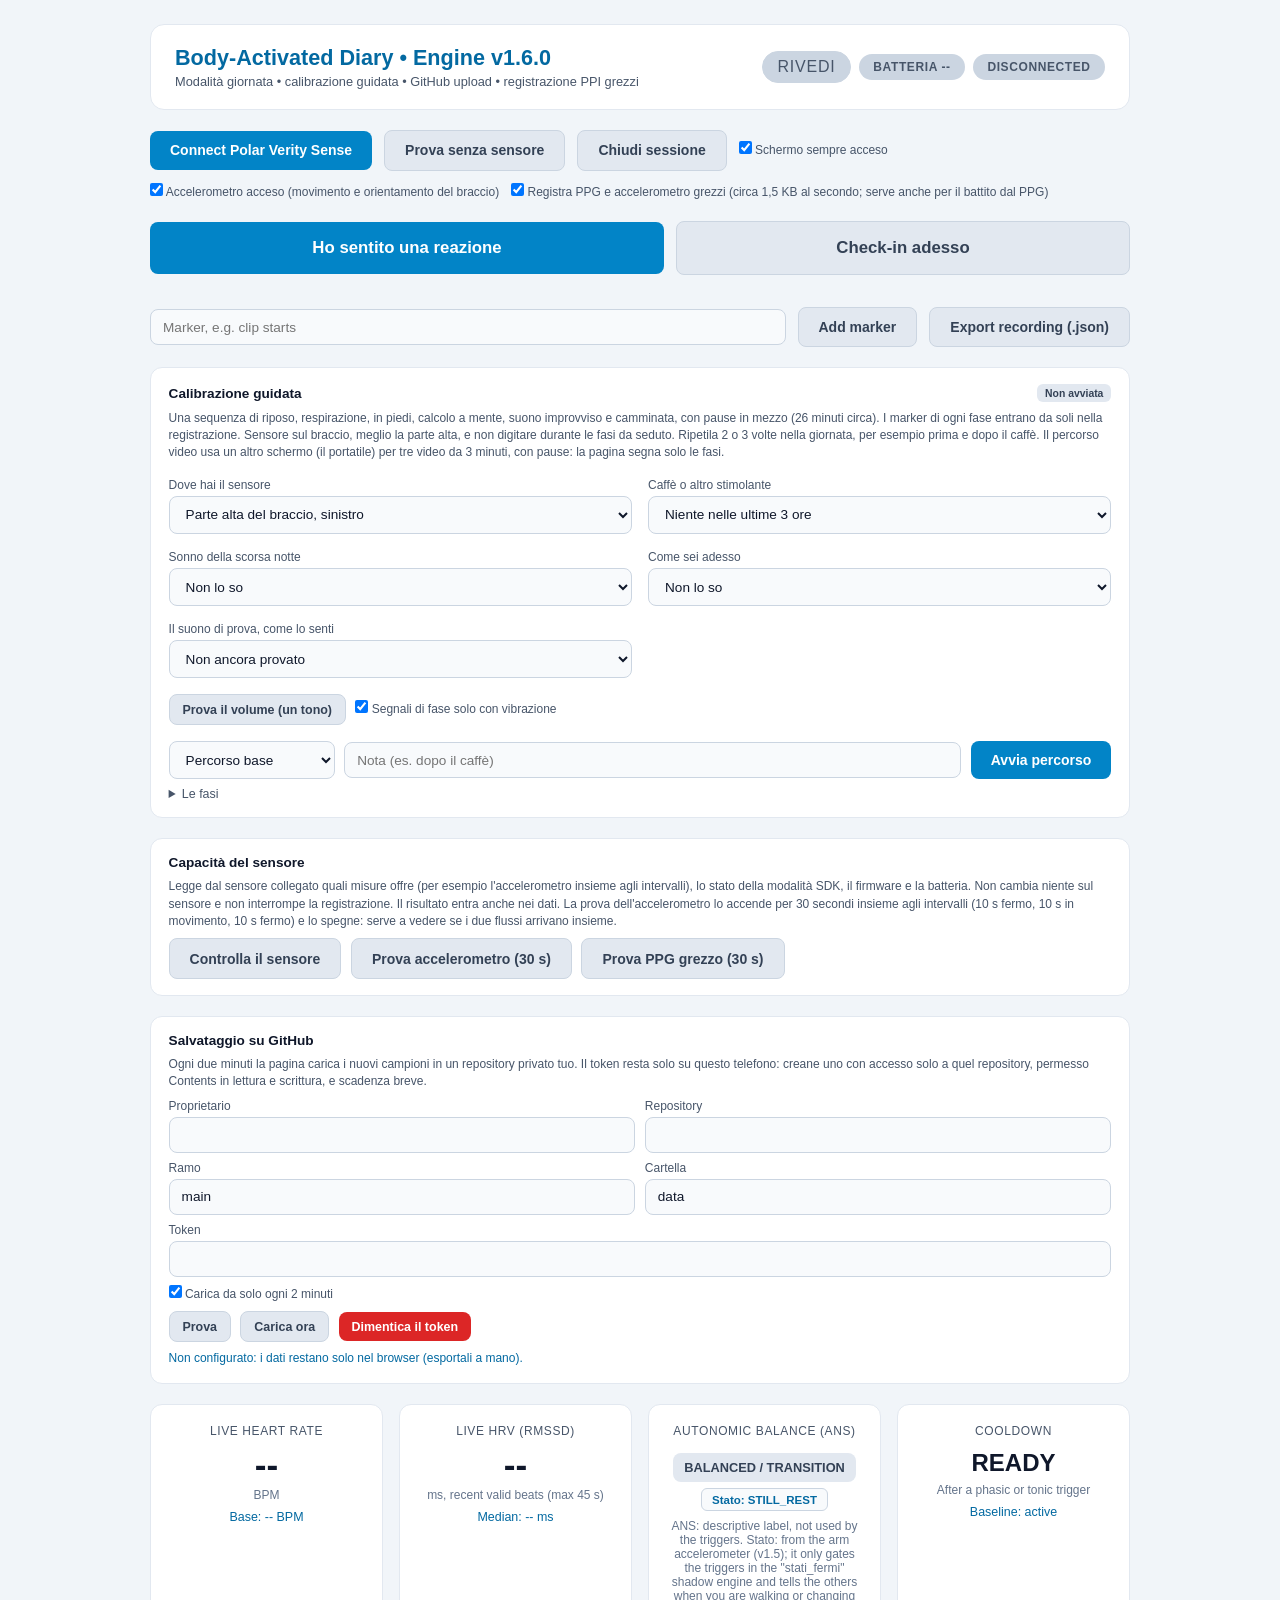
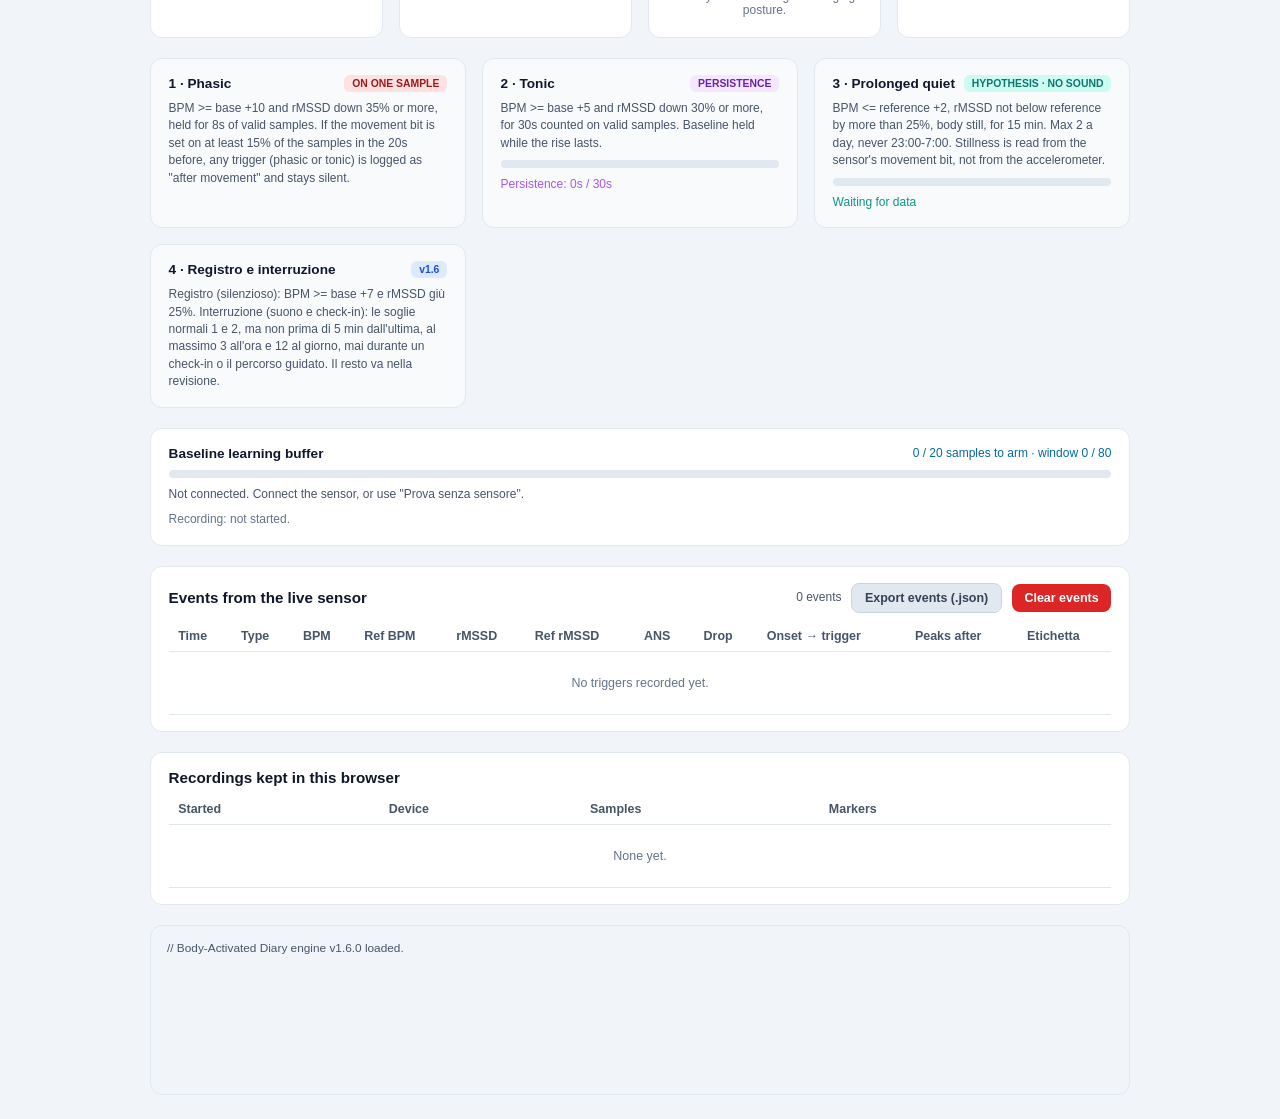
<file: v160-light.html>
<!DOCTYPE html>
<html lang="en">
<head>
  <meta charset="UTF-8">
  <meta name="viewport" content="width=device-width, initial-scale=1.0">
  <title>Body-Activated Diary - Engine v1.6.0 (light)</title>
  <style>
    :root { color-scheme: light; }
    * { box-sizing: border-box; margin: 0; padding: 0; font-family: -apple-system, BlinkMacSystemFont, "Segoe UI", Roboto, sans-serif; }
    body { background-color: #f1f5f9; color: #0f172a; padding: 1.5rem; min-height: 100vh; display: flex; justify-content: center; }
    .wrapper { max-width: 980px; width: 100%; min-width: 0; display: flex; flex-direction: column; gap: 1.25rem; }
    .wrapper > *, .two > *, .pathways > *, .grid-metrics > * { min-width: 0; }
    html, body { overflow-x: hidden; }
    header { display: flex; justify-content: space-between; align-items: center; gap: 1rem; background: #ffffff; padding: 1.25rem 1.5rem; border-radius: 14px; border: 1px solid #e2e8f0; }
    h1 { font-size: 1.35rem; color: #0369a1; font-weight: 700; }
    h2 { font-size: 0.95rem; font-weight: 700; }
    .subtitle { font-size: 0.8rem; color: #475569; margin-top: 0.2rem; }
    .status-pill { padding: 0.4rem 0.9rem; border-radius: 9999px; font-size: 0.75rem; font-weight: 700; letter-spacing: 0.05em; text-transform: uppercase; background: #cbd5e1; color: #475569; white-space: nowrap; }
    .status-pill.connected { background: #d1fae5; color: #047857; }
    .status-pill.monitoring { background: #0284c7; color: #ffffff; }
    .status-pill.triggered { background: #991b1b; color: #ffffff; animation: pulse 1s infinite; }
    @keyframes pulse { 0%, 100% { opacity: 1; } 50% { opacity: 0.5; } }

    .controls-bar { display: flex; gap: 0.75rem; flex-wrap: wrap; align-items: center; }
    button { padding: 0.7rem 1.25rem; border-radius: 8px; font-size: 0.875rem; font-weight: 600; border: none; cursor: pointer; transition: all 0.2s; }
    .btn-primary { background: #0284c7; color: white; }
    .btn-primary:hover { background: #0369a1; }
    .btn-secondary { background: #e2e8f0; color: #334155; border: 1px solid #cbd5e1; }
    .btn-secondary:hover { background: #cbd5e1; color: #0f172a; }
    .btn-danger { background: #dc2626; color: white; }
    .btn-danger:hover { background: #fca5a5; }
    .btn-mock { background: #7c3aed; color: white; }
    .btn-mock:hover { background: #6d28d9; }
    .btn-small { padding: 0.45rem 0.8rem; font-size: 0.78rem; }
    button:disabled { opacity: 0.5; cursor: not-allowed; }
    input[type="text"], select, textarea { background: #f8fafc; color: #0f172a; border: 1px solid #cbd5e1; border-radius: 8px; padding: 0.6rem 0.75rem; font-size: 0.85rem; }
    textarea { width: 100%; min-height: 4.5rem; font-family: ui-monospace, Consolas, monospace; font-size: 0.78rem; }
    input[type="file"] { font-size: 0.8rem; color: #475569; }

    .grid-metrics { display: grid; grid-template-columns: repeat(4, 1fr); gap: 1rem; }
    .metric-card { background: #ffffff; border: 1px solid #e2e8f0; border-radius: 12px; padding: 1.2rem; text-align: center; }
    .metric-title { font-size: 0.75rem; color: #475569; text-transform: uppercase; letter-spacing: 0.05em; margin-bottom: 0.4rem; }
    .metric-val { font-size: 2.2rem; font-weight: 800; color: #0f172a; }
    .metric-unit { font-size: 0.75rem; color: #64748b; margin-top: 0.2rem; }
    .metric-sub { font-size: 0.78rem; color: #0369a1; margin-top: 0.5rem; }
    .state-badge { display: inline-block; padding: 0.3rem 0.6rem; border-radius: 6px; font-size: 0.72rem; font-weight: 700; margin-top: 0.35rem; background: #f8fafc; border: 1px solid #cbd5e1; color: #0369a1; }
    .ans-badge { display: inline-block; padding: 0.45rem 0.7rem; border-radius: 8px; font-size: 0.8rem; font-weight: 700; margin-top: 0.5rem; }
    .ans-balanced { background: #e2e8f0; color: #334155; }
    .ans-sympathetic { background: #fee2e2; color: #991b1b; }
    .ans-coactivation { background: #f3e8ff; color: #6b21a8; }
    .ans-parasympathetic { background: #d1fae5; color: #047857; }

    .pathways { display: grid; grid-template-columns: repeat(3, 1fr); gap: 1rem; }
    .box { background: #f8fafc; border: 1px solid #e2e8f0; border-radius: 12px; padding: 1rem 1.1rem; display: flex; flex-direction: column; gap: 0.5rem; }
    .box.panel { background: #ffffff; }
    .box-header { display: flex; justify-content: space-between; align-items: center; gap: 0.5rem; }
    .box-title { font-size: 0.85rem; font-weight: 700; }
    .tag { font-size: 0.65rem; font-weight: 700; padding: 0.2rem 0.5rem; border-radius: 6px; white-space: nowrap; }
    .small { font-size: 0.75rem; color: #475569; line-height: 1.45; }
    .dim { color: #64748b; }
    .progress-bar-bg { background: #e2e8f0; border-radius: 9999px; height: 8px; overflow: hidden; }
    .progress-bar-fill { background: #0369a1; height: 100%; width: 0%; transition: width 0.3s; }
    .row { display: flex; gap: 0.6rem; flex-wrap: wrap; align-items: center; }
    .spread { display: flex; justify-content: space-between; align-items: center; gap: 0.75rem; flex-wrap: wrap; }

    .table-wrapper { overflow-x: auto; max-height: 300px; overflow-y: auto; }
    table { width: 100%; border-collapse: collapse; font-size: 0.78rem; }
    th { text-align: left; color: #475569; font-weight: 600; padding: 0.5rem 0.6rem; border-bottom: 1px solid #e2e8f0; position: sticky; top: 0; background: #ffffff; white-space: nowrap; }
    td { padding: 0.5rem 0.6rem; border-bottom: 1px solid #e2e8f0; white-space: nowrap; }
    td.empty { text-align: center; color: #64748b; padding: 1.5rem; }
    .type-tag { padding: 0.15rem 0.5rem; border-radius: 6px; font-size: 0.68rem; font-weight: 700; }
    .type-phasic { background: #fee2e2; color: #991b1b; }
    .type-tonic { background: #f3e8ff; color: #6b21a8; }
    .type-quiet { background: #ccfbf1; color: #0f766e; }

    .logs-panel { background: #f1f5f9; color: #475569; font-family: ui-monospace, Consolas, monospace; font-size: 0.74rem; padding: 0.9rem 1rem; border-radius: 12px; height: 170px; overflow-y: auto; border: 1px solid #e2e8f0; }
    .log-line { margin-bottom: 0.2rem; }
    pre { background: #f1f5f9; border: 1px solid #e2e8f0; border-radius: 8px; padding: 0.75rem; font-size: 0.72rem; color: #475569; overflow-x: auto; max-height: 260px; }
    details summary { cursor: pointer; font-size: 0.78rem; color: #475569; }

    .proto-title { font-size: 1.5rem; font-weight: 800; color: #0f172a; }
    .proto-clock { font-size: 3rem; font-weight: 800; color: #0369a1; font-variant-numeric: tabular-nums; }
    .proto-text { font-size: 1rem; line-height: 1.5; color: #334155; }
    #pacer { width: 90px; height: 90px; border-radius: 50%; background: #0284c7; margin: 0.5rem auto; animation: breathe 10s ease-in-out infinite; }
    @keyframes tempo { 0% { opacity: 1; transform: scale(1.15); } 18% { opacity: 0.12; transform: scale(0.8); } 100% { opacity: 0.12; transform: scale(0.8); } }
    #tempoDot { width: 56px; height: 56px; border-radius: 50%; background: #f59e0b; margin: 0.5rem auto; animation: tempo 4s linear infinite; }
    @keyframes breathe { 0%, 100% { transform: scale(0.55); opacity: 0.6; } 50% { transform: scale(1.5); opacity: 1; } }
    .two { display: grid; grid-template-columns: repeat(2, 1fr); gap: 1rem; }
    .field { display: flex; flex-direction: column; gap: 0.25rem; font-size: 0.75rem; color: #475569; }
    .field input { width: 100%; }
    input[type="password"], input[type="number"] { background: #f8fafc; color: #0f172a; border: 1px solid #cbd5e1; border-radius: 8px; padding: 0.6rem 0.75rem; font-size: 0.85rem; }
    .modal { position: fixed; inset: 0; background: rgba(241, 245, 249, 0.92); display: flex; align-items: flex-start; justify-content: center; padding: 1rem; z-index: 50; overflow-y: auto; }
    .modal[hidden] { display: none; }
    .modal-card { margin: auto; background: #ffffff; border: 1px solid #cbd5e1; border-radius: 14px; padding: 1.25rem; width: 100%; max-width: 460px; display: flex; flex-direction: column; gap: 0.8rem; }
    .scale-row { display: grid; grid-template-columns: repeat(5, 1fr); gap: 0.4rem; }
    .scale-btn { padding: 0.6rem 0; font-size: 1rem; min-height: 3rem; }
    .ends { display: flex; justify-content: space-between; font-size: 0.7rem; color: #475569; margin-top: -0.4rem; }
    .attn { outline: 2px solid #f59e0b; outline-offset: 3px; border-radius: 0.5rem; padding: 0.35rem; }
    .scale-btn.picked { background: #0284c7; color: #fff; border-color: #0284c7; }
    .label-row { display: grid; grid-template-columns: repeat(3, 1fr); gap: 0.4rem; }
    .label-btn { padding: 0.55rem 0.2rem; font-size: 0.85rem; min-height: 3rem; line-height: 1.15; }
    .label-btn.picked.l-falso { background: #991b1b; border-color: #991b1b; color: #fff; }
    .label-btn.picked.l-medio { background: #b45309; border-color: #b45309; color: #fff; }
    .label-btn.picked.l-alto { background: #047857; border-color: #047857; color: #fff; }
    .mini-label { display: inline-flex; gap: 0.25rem; }
    .mini-label button { padding: 0.15rem 0.45rem; font-size: 0.7rem; border-radius: 6px; border: 1px solid #cbd5e1; background: #f8fafc; color: #475569; cursor: pointer; }
    .mini-label button.picked.l-falso { background: #991b1b; color: #fff; border-color: #991b1b; }
    .mini-label button.picked.l-medio { background: #b45309; color: #fff; border-color: #b45309; }
    .mini-label button.picked.l-alto { background: #047857; color: #fff; border-color: #047857; }
    .header-pills { display: flex; gap: 0.5rem; align-items: center; flex-wrap: wrap; justify-content: flex-end; }
    .status-pill.batt-ok { background: #d1fae5; color: #047857; }
    .status-pill.batt-low { background: #fef3c7; color: #b45309; }
    .status-pill.batt-crit { background: #991b1b; color: #ffffff; animation: pulse 1s infinite; }
    .batt-banner { background: #fef3c7; color: #92400e; border: 1px solid #b45309; border-radius: 10px; padding: 0.6rem 0.9rem; font-size: 0.9rem; margin-bottom: 0.75rem; }
    .batt-banner.crit { background: #fee2e2; color: #991b1b; border-color: #fca5a5; }
    .batt-banner[hidden] { display: none; }
    .review-pill { cursor: pointer; border: 1px solid #cbd5e1; font: inherit; }
    .review-pill.has { background: #dbeafe; color: #1d4ed8; border-color: #2563eb; }
    .review-card { max-width: 580px; }
    .rv-top { display: flex; justify-content: space-between; align-items: center; gap: 0.5rem; }
    .rv-list { display: flex; flex-direction: column; gap: 0.7rem; }
    .rv-card { background: #f8fafc; border: 1px solid #cbd5e1; border-radius: 12px; padding: 0.8rem; display: flex; flex-direction: column; gap: 0.5rem; }
    .rv-card.saved { border-color: #047857; }
    .rv-head { font-size: 0.95rem; color: #0f172a; }
    .rv-kind { font-size: 0.72rem; padding: 0.1rem 0.45rem; border-radius: 999px; background: #e2e8f0; color: #475569; margin-left: 0.3rem; }
    .rv-kind.k-missed { background: #f3e8ff; color: #6b21a8; }
    .rv-kind.k-probe { background: #ccfbf1; color: #0f766e; }
    .rv-sub { font-size: 0.8rem; color: #475569; }
    .rv-q { font-size: 0.8rem; color: #334155; margin-top: 0.2rem; }
    .rv-spark { width: 100%; height: 64px; background: #f1f5f9; border-radius: 8px; }
    .rv-legend { font-size: 0.68rem; color: #64748b; }
    .rv-saved { font-size: 0.78rem; color: #047857; min-height: 1rem; }
    .rv-actions { display: flex; gap: 0.5rem; }
    .rv-note { font-size: 0.78rem; color: #475569; }
    .rv-pat { margin: 0.25rem 0; line-height: 1.35; }
    @media (max-width: 800px) {
      body { padding: 0.75rem; }
      header { flex-direction: column; align-items: flex-start; }
      .two { grid-template-columns: 1fr; }
      button { min-height: 2.75rem; }
      .proto-clock { font-size: 2.6rem; }
    }
    @media (max-width: 800px) { .grid-metrics { grid-template-columns: repeat(2, 1fr); } .pathways { grid-template-columns: 1fr; } }
  </style>
</head>
<body>
  <div class="wrapper">
    <header>
      <div>
        <h1>Body-Activated Diary • Engine v1.6.0</h1>
        <div class="subtitle">Modalità giornata • calibrazione guidata • GitHub upload • registrazione PPI grezzi</div>
      </div>
      <div class="header-pills"><button id="reviewBtn" class="status-pill review-pill" type="button" title="Rivedi gli episodi della giornata">Rivedi</button><div id="battPill" class="status-pill" title="Batteria del sensore">Batteria --</div><div id="statusPill" class="status-pill">Disconnected</div></div>
    </header>
    <div id="battBanner" class="batt-banner" hidden></div>

    <div class="controls-bar">
      <button id="connectBtn" class="btn-primary">Connect Polar Verity Sense</button>
      <button id="simBtn" class="btn-secondary">Prova senza sensore</button>
      <button id="simBoostBtn" class="btn-mock" style="display:none;">Simula stimolo (40 s)</button>
      <button id="endBtn" class="btn-secondary">Chiudi sessione</button>
      <label class="small"><input type="checkbox" id="wakeChk" checked> Schermo sempre acceso</label>
      <label class="small"><input type="checkbox" id="accChk" checked> Accelerometro acceso (movimento e orientamento del braccio)</label>
      <label class="small"><input type="checkbox" id="ppgChk"> Registra PPG e accelerometro grezzi (circa 1,5 KB al secondo; serve anche per il battito dal PPG)</label>
      <span id="wakeNote" class="small" style="color:#b45309;"></span>
    </div>
    <div class="controls-bar">
      <button id="feltNowBtn" class="btn-primary" style="flex: 1 1 220px; padding: 1rem 1.25rem; font-size: 1.05rem;">Ho sentito una reazione</button>
      <button id="ciNowBtn" class="btn-secondary" style="flex: 1 1 160px; padding: 1rem 1.25rem; font-size: 1.05rem;">Check-in adesso</button>
      <span id="feltInfo" class="small" style="color:#0369a1; flex-basis: 100%;"></span>
    </div>
    <div class="controls-bar">
      <input id="markerInput" type="text" placeholder="Marker, e.g. clip starts" style="flex: 1; min-width: 180px;">
      <button id="markerBtn" class="btn-secondary">Add marker</button>
      <button id="exportRecBtn" class="btn-secondary">Export recording (.json)</button>
    </div>

    <!-- Guided calibration -->
    <div class="box panel">
      <div class="spread">
        <span class="box-title">Calibrazione guidata</span>
        <span id="protoStatus" class="tag" style="background:#e2e8f0; color:#334155;">Non avviata</span>
      </div>
      <div class="small">Una sequenza di riposo, respirazione, in piedi, calcolo a mente, suono improvviso e camminata, con pause in mezzo (<span id="protoTotal"></span>). I marker di ogni fase entrano da soli nella registrazione. Sensore sul braccio, meglio la parte alta, e non digitare durante le fasi da seduto. Ripetila 2 o 3 volte nella giornata, per esempio prima e dopo il caffè. Il percorso video usa un altro schermo (il portatile) per tre video da 3 minuti, con pause: la pagina segna solo le fasi.</div>
      <div id="ctxBox" class="two" style="margin: 0.5rem 0;">
        <label class="field">Dove hai il sensore<select id="ctxPlace"></select></label>
        <label class="field">Caffè o altro stimolante<select id="ctxCaf"></select></label>
        <label class="field">Sonno della scorsa notte<select id="ctxSleep"></select></label>
        <label class="field">Come sei adesso<select id="ctxTired"></select></label>
        <label class="field">Il suono di prova, come lo senti<select id="ctxVol"></select></label>
      </div>
      <div class="row" style="margin-bottom:0.5rem;">
        <button id="volTestBtn" class="btn-secondary btn-small" type="button">Prova il volume (un tono)</button>
        <label class="small"><input id="cueSilent" type="checkbox" checked> Segnali di fase solo con vibrazione</label>
      </div>
      <div class="row">
        <select id="protoSel" style="max-width: 11rem;"><option value="base">Percorso base</option><option value="video">Percorso video</option><option value="states">Verifica stati (9 min)</option></select>
        <input id="protoNote" type="text" placeholder="Nota (es. dopo il caffè)" style="flex:1; min-width: 180px;">
        <button id="protoStartBtn" class="btn-primary">Avvia percorso</button>
      </div>
      <div id="protoRun" style="display:none; text-align:center;">
        <div id="protoStep" class="small"></div>
        <div id="protoTitle" class="proto-title"></div>
        <div id="pacer" style="display:none;"></div>
        <div id="tempoDot" style="display:none;"></div>
        <div id="protoText" class="proto-text"></div>
        <div id="protoClock" class="proto-clock"></div>
        <div id="rateRow" style="display:none; margin:0.5rem 0;">
          <div id="rateLbl" class="small"></div>
          <div id="rateBtns" class="row" style="justify-content:center;"></div>
        </div>
        <div id="vidRow" style="display:none; margin:0.5rem 0;">
          <label class="field">Cosa stai guardando<select id="vidContent"><option value="neutral">Neutro</option><option value="fear">Paura (horror)</option><option value="arousing">Alta attivazione</option><option value="other">Altro</option></select></label>
        </div>
        <div class="progress-bar-bg"><div id="protoBar" class="progress-bar-fill"></div></div>
        <div class="row" style="justify-content:center; margin-top:0.75rem;">
          <button id="feltBtn" class="btn-mock" style="display:none;">Mi sono spaventato (con l'altra mano)</button>
          <button id="protoSkipBtn" class="btn-secondary btn-small">Salta fase</button>
          <button id="protoStopBtn" class="btn-danger btn-small">Interrompi</button>
        </div>
      </div>
      <details><summary>Le fasi</summary><ol id="protoList" class="small" style="padding-left:1.2rem; margin-top:0.4rem;"></ol></details>
    </div>

    <!-- Sensor capabilities -->
    <div class="box panel">
      <span class="box-title">Capacità del sensore</span>
      <div class="small">Legge dal sensore collegato quali misure offre (per esempio l'accelerometro insieme agli intervalli), lo stato della modalità SDK, il firmware e la batteria. Non cambia niente sul sensore e non interrompe la registrazione. Il risultato entra anche nei dati. La prova dell'accelerometro lo accende per 30 secondi insieme agli intervalli (10 s fermo, 10 s in movimento, 10 s fermo) e lo spegne: serve a vedere se i due flussi arrivano insieme.</div>
      <div class="row">
        <button id="capBtn" class="btn-secondary" type="button">Controlla il sensore</button>
        <button id="accBtn" class="btn-secondary" type="button">Prova accelerometro (30 s)</button>
        <button id="ppgBtn" class="btn-secondary" type="button">Prova PPG grezzo (30 s)</button>
        <button id="capCopyBtn" class="btn-secondary btn-small" type="button" style="display:none;">Copia</button>
      </div>
      <pre id="capOut" class="small" style="display:none; white-space:pre-wrap; word-break:break-word; margin-top:0.5rem;"></pre>
    </div>

    <div>
      <!-- GitHub upload -->
      <div class="box panel">
        <span class="box-title">Salvataggio su GitHub</span>
        <div class="small">Ogni due minuti la pagina carica i nuovi campioni in un repository privato tuo. Il token resta solo su questo telefono: creane uno con accesso solo a quel repository, permesso Contents in lettura e scrittura, e scadenza breve.</div>
        <div class="row">
          <label class="field" style="flex:1;">Proprietario<input id="ghOwner" type="text" autocapitalize="off" autocomplete="off"></label>
          <label class="field" style="flex:1;">Repository<input id="ghRepo" type="text" autocapitalize="off" autocomplete="off"></label>
        </div>
        <div class="row">
          <label class="field" style="flex:1;">Ramo<input id="ghBranch" type="text" autocapitalize="off" autocomplete="off"></label>
          <label class="field" style="flex:1;">Cartella<input id="ghFolder" type="text" autocapitalize="off" autocomplete="off"></label>
        </div>
        <label class="field">Token<input id="ghToken" type="password" autocomplete="off"></label>
        <label class="small"><input type="checkbox" id="ghAuto"> Carica da solo ogni 2 minuti</label>
        <div class="row">
          <button id="ghTestBtn" class="btn-secondary btn-small">Prova</button>
          <button id="ghNowBtn" class="btn-secondary btn-small">Carica ora</button>
          <button id="ghForgetBtn" class="btn-danger btn-small">Dimentica il token</button>
        </div>
        <div id="syncStatus" class="small" style="color:#0369a1;"></div>
      </div>
    </div>

    <!-- Check-in dialog -->
    <div id="checkinModal" class="modal" hidden>
      <div class="modal-card">
        <h2 id="ciTitle" style="font-size:1.1rem;">Come stai in questo momento?</h2>
        <div id="ciTriggerInfo" class="small" style="color:#991b1b; display:none;"></div>
        <div class="small">Quanto è piacevole o spiacevole?</div>
        <div id="valRow" class="scale-row"></div>
        <div class="ends"><span>molto spiacevole</span><span>molto piacevole</span></div>
        <div class="small">Quanto ti senti carico o agitato?</div>
        <div id="aroRow" class="scale-row"></div>
        <div class="ends"><span>molto calmo</span><span>molto carico</span></div>
        <div id="ciLabelBox" style="display:none;">
          <div class="small">Lo scatto era giusto?</div>
          <div id="labelRow" class="label-row"></div>
        </div>
        <label class="field">Cosa stai facendo<select id="actSel"></select></label>
        <input id="ciNote" type="text" placeholder="Una riga, se vuoi">
        <div class="row">
          <button id="ciSave" class="btn-primary" disabled>Salva</button>
          <button id="ciSkip" class="btn-secondary">Salta</button>
        </div>
      </div>
    </div>

    <div id="reviewModal" class="modal" hidden>
      <div class="modal-card review-card">
        <div class="rv-top"><h2 style="font-size:1.1rem;">Rivedi la giornata</h2><button id="rvClose" class="btn-secondary" type="button">Chiudi</button></div>
        <div id="rvSummary" class="small"></div>
        <div id="rvList" class="rv-list"></div>
        <button id="rvMore" class="btn-secondary" type="button" hidden>Mostra altri</button>
        <details id="rvPatterns"><summary class="small" style="cursor:pointer;">Cosa sta emergendo</summary><div id="rvPatternBody" class="small"></div></details>
      </div>
    </div>

    <!-- Live metrics -->
    <div class="grid-metrics">
      <div class="metric-card">
        <div class="metric-title">Live Heart Rate</div>
        <div id="liveBpm" class="metric-val">--</div>
        <div class="metric-unit">BPM</div>
        <div id="baseBpm" class="metric-sub">Base: -- BPM</div>
      </div>
      <div class="metric-card">
        <div class="metric-title">Live HRV (rMSSD)</div>
        <div id="liveRmssd" class="metric-val">--</div>
        <div class="metric-unit">ms, recent valid beats (max 45 s)</div>
        <div id="baseRmssd" class="metric-sub">Median: -- ms</div>
      </div>
      <div class="metric-card">
        <div class="metric-title">Autonomic Balance (ANS)</div>
        <div id="ansState" class="ans-badge ans-balanced">BALANCED</div>
        <div><span id="bioState" class="state-badge">Stato: STILL_REST</span></div>
        <div class="metric-unit" style="margin-top: 0.5rem;">ANS: descriptive label, not used by the triggers. Stato: from the arm accelerometer (v1.5); it only gates the triggers in the "stati_fermi" shadow engine and tells the others when you are walking or changing posture.</div>
      </div>
      <div class="metric-card">
        <div class="metric-title">Cooldown</div>
        <div id="cooldownVal" class="metric-val" style="font-size: 1.5rem; line-height: 2.2rem;">READY</div>
        <div class="metric-unit">After a phasic or tonic trigger</div>
        <div id="freezeStatus" class="metric-sub">Baseline: active</div>
      </div>
    </div>

    <!-- Pathways -->
    <div class="pathways">
      <div class="box">
        <div class="box-header">
          <span class="box-title">1 · Phasic</span>
          <span class="tag" style="background: #fee2e2; color: #991b1b;">ON ONE SAMPLE</span>
        </div>
        <div id="phasicRule" class="small"></div>
      </div>
      <div class="box">
        <div class="box-header">
          <span class="box-title">2 · Tonic</span>
          <span class="tag" style="background: #f3e8ff; color: #6b21a8;">PERSISTENCE</span>
        </div>
        <div id="tonicRule" class="small"></div>
        <div class="progress-bar-bg"><div id="tonicProgressBar" class="progress-bar-fill" style="background: #a855f7;"></div></div>
        <div id="tonicCounterText" class="small" style="color: #a855f7;">Persistence: 0s</div>
      </div>
      <div class="box">
        <div class="box-header">
          <span class="box-title">3 · Prolonged quiet</span>
          <span class="tag" style="background: #ccfbf1; color: #0f766e;">HYPOTHESIS · NO SOUND</span>
        </div>
        <div id="quietRule" class="small"></div>
        <div class="progress-bar-bg"><div id="quietProgressBar" class="progress-bar-fill" style="background: #0d9488;"></div></div>
        <div id="quietText" class="small" style="color: #0d9488;">Waiting for data</div>
      </div>
      <div class="box">
        <div class="box-header">
          <span class="box-title">4 · Registro e interruzione</span>
          <span class="tag" style="background: #dbeafe; color: #1d4ed8;">v1.6</span>
        </div>
        <div id="interruptRule" class="small"></div>
      </div>
    </div>

    <!-- Baseline + signal -->
    <div class="box panel">
      <div class="spread">
        <span class="box-title">Baseline learning buffer</span>
        <span id="bufferCounter" class="small" style="color: #0369a1;">0 samples</span>
      </div>
      <div class="progress-bar-bg"><div id="progressBar" class="progress-bar-fill"></div></div>
      <div id="signalText" class="small">Not connected. Connect the sensor, or use "Prova senza sensore".</div>
      <div id="recText" class="small dim">Recording: not started.</div>
    </div>

    <!-- Events -->
    <div class="box panel">
      <div class="spread">
        <h2>Events from the live sensor</h2>
        <div class="row">
          <span id="eventCountBadge" class="small">0 events</span>
          <button id="exportJsonBtn" class="btn-secondary btn-small">Export events (.json)</button>
          <button id="clearStorageBtn" class="btn-danger btn-small">Clear events</button>
        </div>
      </div>
      <div class="table-wrapper">
        <table>
          <thead><tr><th>Time</th><th>Type</th><th>BPM</th><th>Ref BPM</th><th>rMSSD</th><th>Ref rMSSD</th><th>ANS</th><th>Drop</th><th>Onset → trigger</th><th>Peaks after</th><th>Etichetta</th></tr></thead>
          <tbody id="eventsBody"><tr><td colspan="11" class="empty">No triggers recorded yet.</td></tr></tbody>
        </table>
      </div>
    </div>

    <!-- Stored recordings -->
    <div class="box panel">
      <div class="spread">
        <h2>Recordings kept in this browser</h2>
        <span id="storageNote" class="small dim"></span>
      </div>
      <div class="table-wrapper" style="max-height: 200px;">
        <table>
          <thead><tr><th>Started</th><th>Device</th><th>Samples</th><th>Markers</th><th></th></tr></thead>
          <tbody id="sessionsBody"><tr><td colspan="5" class="empty">None yet.</td></tr></tbody>
        </table>
      </div>
    </div>

    <div class="logs-panel" id="terminalLogs">
      <div class="log-line">// Body-Activated Diary engine v1.6.0 loaded.</div>
    </div>
  </div>

  <script>
// ============================================================================
// ENGINE CORE v1.3 — pure logic: no DOM, no Bluetooth, no wall clock.
// Feed it samples with ingest({ ts, ppi, hr, err, blocker }) and it returns
// what happened (events, event updates, log lines). Time comes only from the
// sample timestamps, so the same code runs live and on a recording (replay).
// ============================================================================
const ENGINE_VERSION = '1.6.0';

// All values are starting points, not validated thresholds.
const DEFAULT_CONFIG = {
  // --- Sample quality gate
  PPI_MIN_MS: 300,
  PPI_MAX_MS: 2000,
  ERROR_ESTIMATE_MAX_MS: 30,        // Polar: above 30 ms likely artefact. null = filter off (v1.1 behaviour)
  // Quality gate (v1.5.2). 'polar' = discard every beat with the blocker bit (v1.3.1 behaviour, the live default).
  // 'mixed' = while the arm moves less than MIXED_MOV_MG (typing, gesturing) the blocker bit is ignored when the beat is in range and
  // its error estimate is within limits; instead a beat more than MIXED_MAX_DEV away from the median of the last MIXED_MEDIAN_BEATS
  // raw beats is dropped. From MIXED_MOV_MG up (or without the accelerometer) Polar's rule stays. Used by shadow engines only.
  QUALITY_GATE: 'polar',
  MIXED_MOV_MG: 40,
  MIXED_MEDIAN_BEATS: 9,
  MIXED_MAX_DEV: 0.20,
  MAX_SAMPLE_GAP_S: 10,             // no valid sample for this long = discontinuity

  // --- rMSSD
  RMSSD_BUFFER_SIZE: 30,
  RMSSD_MIN_PAIRS: 4,               // v1.1 asked for 5 intervals = 4 differences
  RMSSD_ADJACENT_ONLY: true,        // skip differences across a discarded beat. false = v1.1 behaviour
  RMSSD_MAX_SPAN_S: 45,             // v1.3: beats older than this are dropped from the rMSSD buffer, so a long hole in the
                                    // signal cannot leave a stale value standing in. null = no limit (v1.1, v1.2). A longer
                                    // buffer (RMSSD_BUFFER_SIZE 60) needs a longer span (about 90).
  BPM_FROM_PPI: true,               // v1.3: BPM = 60000 / mean PPI of the last BPM_PPI_BEATS beats. false = the sensor's own
                                    // HR field (v1.1, v1.2), which showed 37 BPM for a minute on 12 Nov 2026
  BPM_PPI_BEATS: 8,

  // --- Baseline (same as v1.1 unless a flag is changed)
  MIN_BASELINE_SAMPLES: 20,
  MAX_BASELINE_HISTORY: 80,
  BASELINE_BPM_STAT: 'mean',        // 'mean' (v1.1) | 'median'
  FREEZE_BASELINE_WHILE_ELEVATED: true,  // baseline stops following a rise in progress. false = v1.1 behaviour
  REARM_AFTER_RELEASE: true,        // after a trigger, no new one until the rise has ended once. false = v1.1 behaviour

  // --- Pathway 1: phasic
  PHASIC_DROP_PERCENT: 0.35,
  PHASIC_BPM_RISE: 10,
  PHASIC_MAX_ONSET_S: null,         // null = v1.1 rule (fires whenever thresholds are met).
                                    // A number = phasic only if reached within N s from the start of the rise.
  PHASIC_MIN_S: 8,                  // v1.3: the strict thresholds must hold this long (on valid samples) before a phasic
                                    // trigger. 0 = on one sample (v1.1, v1.2). A first value, to tune with labelled data.

  // --- Movement context (v1.3, hypothesis from 5 candidate triggers on one person, not validated)
  MOVEMENT_CONTEXT: 'tag',          // 'tag' = a trigger preceded by a lot of movement is kept in the log but marked
                                    // (context 'movement', notify false: no chime, no invite). 'off' = every trigger notifies (v1.1 to v1.3 first build).
  MOVEMENT_WINDOW_S: 20,            // look-back before the trigger
  MOVEMENT_BLOCKED_FRACTION: 0.15,  // share of samples in the window with the sensor's movement bit

  // --- v1.4 (replay experiment): movement from the accelerometer, thresholds in units of the person's own noise
  MOVEMENT_SOURCE: 'acc',           // 'acc' = share of samples with mov >= MOVEMENT_MOV_MG (falls back to the blocker bit
                                    // when the sample has no accelerometer value). 'blocker' = v1.3.1 behaviour.
  MOVEMENT_MOV_MG: 40,              // sd of the acceleration magnitude over 2 s, milli-g (indicative value, 3_Sistema 4.12)
  THRESHOLD_MODE: 'percent',        // 'percent' (v1.3.1, default) | 'noise'. In 'noise' mode the PHASIC_/TONIC_ percent and BPM
                                    // values above are not used; the Z values below are.
  NOISE_WINDOW_MIN: 10,             // robust spread (MAD) of BPM and ln(rMSSD) over this many minutes of unfrozen samples
  NOISE_MIN_MIN: 3,                 // minutes of history before the spread exists; until then no trigger in noise mode
  NOISE_SAMPLE_EVERY_S: 5,          // thinning, because consecutive rMSSD values overlap
  NOISE_MIN_SIGMA_BPM: 1.5,         // floors, so a very quiet stretch does not make tiny changes look big
  NOISE_MIN_SIGMA_LN: 0.10,
  NOISE_MIN_BPM_RISE: 4,            // absolute minimum effect, whatever the spread
  NOISE_MIN_LN_DROP: 0.25,          // about -22 % rMSSD
  PHASIC_Z_BPM: 3.5,
  PHASIC_Z_RMSSD: 3.0,
  TONIC_Z_BPM: 2.5,
  TONIC_Z_RMSSD: 2.0,

  // --- v1.4.1: window detector (used by the shadow engine 'finestra'). Instead of two thresholds crossed at the same moment for N seconds, it
  // looks at the last WINDOW_S seconds of valid samples: the share of samples that are above soft thresholds (in units of the person's own
  // noise, see THRESHOLD_MODE 'noise') must reach WINDOW_FRACTION. It does not fire if the orientation of the arm changed (posture).
  DETECTOR: 'threshold',            // 'threshold' (v1.3.1 rules) | 'window'
  WINDOW_S: 45,
  WINDOW_MIN_N: 20,                 // valid samples needed in the window
  WINDOW_FRACTION: 0.6,             // share of samples in the window that must be 'hot' to fire
  WINDOW_HOLD_FRACTION: 0.3,        // above this share the baseline is frozen and a new trigger waits for the share to fall below it
  WINDOW_Z_BPM: 1.5,
  WINDOW_Z_RMSSD: 1.0,
  WINDOW_MIN_BPM_RISE: 3,
  WINDOW_MIN_LN_DROP: 0.15,
  ORIENT_GATE: true,                // needs ax, ay, az on the samples; without them the gate does nothing
  ORIENT_CHANGE_DEG: 25,            // angle between the arm direction 150..45 s ago and in the last 10 s (indicative: one stand-up gave 32 deg)
  ORIENT_REF_START_S: 150,
  ORIENT_REF_END_S: 45,
  ORIENT_NOW_S: 10,
  HOLD_BPM_MARGIN: 0,               // v1.5.3: >0 = a posture hold ends early, after HOLD_MIN_S, once BPM is no more than this above baseline (nothing left to suppress); 0 = off
  HOLD_MIN_S: 30,
  ORIENT_STATIC_MG: 0,              // v1.5.3: >0 = the arm direction only uses samples with movement below this (gravity is only a direction when the arm is still); 0 = off

  // --- v1.5: activity states (right arm sensor). Off by default: it runs as a shadow engine ('stati') until a labelled
  // session ("Verifica stati") shows the states match what the person was doing.
  STATE_MACHINE_MODE: false,        // true = the state gates the baseline and the triggers
  LOCO_WINDOW_S: 30,                // window used to tell continuous walking from the intermittent gestures of a right arm
  LOCO_MOV_MG: 55,                  // mG: a sample above this counts as walking (indicative, no walking data yet)
  LOCO_FRACTION: 0.55,              // share of samples in the window above LOCO_MOV_MG that makes it LOCOMOTION
  GESTURE_MOV_MG: 35,               // mG: intermittent hand/arm activity (mouse, typing, talking)
  GESTURE_FRACTION: 0.12,           // share of samples above GESTURE_MOV_MG that makes it DESK_OR_GESTURE
  RECOVERY_MAX_S: 75,               // after walking, no trigger while BPM stays above baseline + margin, for at most this long
  RECOVERY_BPM_MARGIN: 6,
  TRANSITION_MOV_MG: 65,            // a movement burst this strong starts a posture change
  TRANSITION_PENDING_S: 90,         // the burst waits this long for the arm direction to confirm the change (stand-up: burst at
                                    // about 25-35 s, 30 deg reached at about 55 s or later)
  TRANSITION_DEG: 30,               // arm direction change that confirms the posture change
  TRANSITION_HOLD_S: 90,            // after the confirmation, no trigger for this long (BPM stays up about 90 s after standing)
  TRANSITION_MAX_S: 240,            // a new strong burst during the hold (sitting down again) restarts it, up to this total length

  // --- Pathway 2: tonic
  TONIC_DROP_PERCENT: 0.30,
  TONIC_BPM_RISE: 5,
  TONIC_PERSISTENCE_SECONDS: 30,

  COOLDOWN_SECONDS: 300,
  RESPONSE_WINDOW_SECONDS: 120,     // after a trigger, keep measuring peaks for this long

  // --- Pathway 3: prolonged quiet (ADR-24, hypothesis)
  QUIET_ENABLED: true,
  QUIET_SLOW_WINDOW_MIN: 45,        // slow reference: median of the last N minutes
  QUIET_MIN_HISTORY_MIN: 30,        // minutes of data needed before the slow reference exists
  QUIET_DURATION_MIN: 15,           // how long the quiet must last
  QUIET_BPM_MARGIN: 2,              // BPM <= reference + margin
  QUIET_RMSSD_TOLERANCE: 0.25,      // rMSSD >= reference * (1 - tolerance); a 30-beat rMSSD is noisy, 10% was too tight
  QUIET_MIN_OK_FRACTION: 0.90,      // share of valid samples in the window that meet the condition
  QUIET_MIN_VALID_FRACTION: 0.70,   // share of samples in the window that passed the quality gate
  QUIET_MAX_MOVED_FRACTION: 0.05,   // share of samples with the blocker bit (movement proxy, no accelerometer yet)
  QUIET_MAX_GAP_S: 60,              // a hole this long inside the window invalidates it
  QUIET_REARM_FRACTION: 0.50,       // after an invite, re-arm only once the quiet has clearly ended
  QUIET_MAX_PER_DAY: 2,
  QUIET_HOURS_START: 23,            // no invite between these local hours (start == end = no silent hours)
  QUIET_HOURS_END: 7,
  REST_BPM: null,                   // resting values from calibration, when they exist.
  REST_RMSSD: null                  // null = use the slow reference instead
};

// Overrides that make v1.3 decide like v1.1 (except the tonic timer, which now counts on samples).
const V1_1_COMPAT_CONFIG = {
  ERROR_ESTIMATE_MAX_MS: null,
  RMSSD_ADJACENT_ONLY: false,
  RMSSD_MAX_SPAN_S: null,
  BPM_FROM_PPI: false,
  PHASIC_MIN_S: 0,
  MOVEMENT_CONTEXT: 'off',
  FREEZE_BASELINE_WHILE_ELEVATED: false,
  REARM_AFTER_RELEASE: false,
  PHASIC_MAX_ONSET_S: null,
  QUIET_ENABLED: false,
  MOVEMENT_SOURCE: 'blocker',
  THRESHOLD_MODE: 'percent',
  DETECTOR: 'threshold',
  STATE_MACHINE_MODE: false
};
// v1.3.1 exactly (for before/after comparisons)
const V1_3_1_CONFIG = { MOVEMENT_SOURCE: 'blocker', THRESHOLD_MODE: 'percent' };
// Shadow engines (v1.4): they see the same beats as the live engine, write their events as markers (kind 'shadow') and never
// notify. Exploratory presets, chosen on a few sessions of one person: they exist to be compared on the next recordings.
const SHADOW_CONFIGS = [
  // v1.5.4: only the detectors that showed some use in the 18-21 Nov analysis are kept. Dropped: stati, finestra, stati_misto, rumore, solo_bpm, bpm_eccesso.
  { id: 'finestra_mista', label: 'v1.5.2: frazione di campioni oltre soglie morbide in 45 s, con braccio sotto 40 mG ignora il flag di movimento di Polar (errore <= 30 ms) e scarta i battiti a >20 % dalla mediana locale',
    cfg: { DETECTOR: 'window', QUALITY_GATE: 'mixed', QUIET_ENABLED: false } },
  { id: 'stati_fermi', label: 'v1.5.3: stati di attività + finestra 45 s + cancello di orientamento; la direzione del braccio usa solo campioni a braccio fermo (<30 mG) e il blocco per cambio di postura finisce se il BPM non è salito (<= base + 4). Fornisce lo stato di postura agli altri',
    cfg: { STATE_MACHINE_MODE: true, DETECTOR: 'window', THRESHOLD_MODE: 'noise', ORIENT_GATE: true, QUIET_ENABLED: false, ORIENT_STATIC_MG: 30, HOLD_BPM_MARGIN: 4 } }
];

function median(arr) {
  if (arr.length === 0) return 0;
  const sorted = [...arr].sort((a, b) => a - b);
  const mid = Math.floor(sorted.length / 2);
  return sorted.length % 2 !== 0 ? sorted[mid] : Math.round((sorted[mid - 1] + sorted[mid]) / 2);
}

function average(arr) {
  if (arr.length === 0) return 0;
  return Math.round(arr.reduce((a, v) => a + v, 0) / arr.length);
}

// buf: [{ ppi, adj }] where adj = this beat directly follows the previous entry
function computeRmssd(buf, cfg) {
  let sum = 0, pairs = 0;
  for (let i = 1; i < buf.length; i++) {
    if (cfg.RMSSD_ADJACENT_ONLY && !buf[i].adj) continue;
    const d = buf[i].ppi - buf[i - 1].ppi;
    sum += d * d;
    pairs++;
  }
  if (pairs < cfg.RMSSD_MIN_PAIRS) return null;
  return Math.round(Math.sqrt(sum / pairs));
}

function classifyAns(rmssd, bpm, baseRmssd, baseBpm) {
  if (!baseRmssd) return 'BALANCED';
  const ratio = rmssd / baseRmssd;
  const delta = bpm - baseBpm;
  if (ratio < 0.60 && delta >= 8) return 'SYMPATHETIC';
  if (ratio >= 0.60 && ratio <= 0.80 && delta >= 4 && delta < 10) return 'CO_ACTIVATION';
  if (ratio >= 0.85 && delta <= 2) return 'PARASYMPATHETIC';
  return 'BALANCED';
}

function createEngine(userConfig) {
  const cfg = Object.assign({}, DEFAULT_CONFIG, userConfig || {});
  const st = {
    total: 0, accepted: 0,
    rejected: { blocker: 0, range: 0, hr: 0, error_estimate: 0, artifact: 0 }, relaxed: 0, rawRing: [],
    ppiBuf: [], prevAccepted: false, lastValidTs: null, lastTs: null,
    bpm: 0, rmssd: null,
    baseRmssdHist: [], baseBpmHist: [], baseRmssd: 0, baseBpm: 0,
    monitoring: false, cooldownUntil: 0,
    elevatedSince: null, tonicSeconds: 0, needRelease: false,
    moveRing: [],
    noise: [], noiseLastTs: 0, sigmaBpm: null, sigmaLn: null,
    orient: [], win: [], winHot: false, winFrac: 0, orientDeg: null, orientLogged: false,
    actState: 'STILL_REST', locoRing: [], lastLocoTs: null, burstTs: null, transUntilTs: 0, transStartTs: 0,
    stateCounts: { STILL_REST: 0, DESK_OR_GESTURE: 0, TRANSITION_HOLD: 0, LOCOMOTION: 0, RECOVERY: 0 },
    suppressedByState: 0,
    ans: 'BALANCED',
    tracking: null,
    // quiet pathway
    slow: [], slowHead: 0, slowRefBpm: null, slowRefRmssd: null, slowRefAt: null,
    qwin: [], qHead: 0, qAll: 0, qValid: 0, qOk: 0, qMoved: 0,
    qLastValidTs: null, qLastGapTs: null,
    quietArmed: true, quietDay: null, quietCount: 0, quietLast: null
  };

  function rejectReason(s) {
    const mixed = cfg.QUALITY_GATE === 'mixed' && s.mov != null && s.mov < cfg.MIXED_MOV_MG;
    if (s.blocker && !mixed) return 'blocker';
    if (!(s.ppi >= cfg.PPI_MIN_MS && s.ppi <= cfg.PPI_MAX_MS)) return 'range';
    if (!(s.hr > 0)) return 'hr';
    if (cfg.ERROR_ESTIMATE_MAX_MS != null && s.err != null && s.err > cfg.ERROR_ESTIMATE_MAX_MS) return 'error_estimate';
    if (mixed) {
      // the local median is taken before this beat is added, so one bad beat cannot drag its own reference
      const ring = st.rawRing;
      let bad = false;
      if (ring.length >= 5) { const m = median(ring); bad = Math.abs(s.ppi - m) / m > cfg.MIXED_MAX_DEV; }
      ring.push(s.ppi); if (ring.length > cfg.MIXED_MEDIAN_BEATS) ring.shift();
      if (bad) return 'artifact';
      if (s.blocker) st.relaxed++;
    }
    return null;
  }

  function inQuietHours(ts) {
    const a = cfg.QUIET_HOURS_START, b = cfg.QUIET_HOURS_END;
    if (a == null || b == null || a === b) return false;
    const h = new Date(ts).getHours();
    return a > b ? (h >= a || h < b) : (h >= a && h < b);
  }

  function dayKey(ts) {
    const d = new Date(ts);
    return d.getFullYear() * 10000 + (d.getMonth() + 1) * 100 + d.getDate();
  }

  function makeEvent(type, ts, extra) {
    return Object.assign({
      id: 'evt_' + Math.round(ts),
      timestamp: new Date(ts).toISOString(),
      engine_version: ENGINE_VERSION,
      is_mock: false,
      source: 'sensor',
      trigger_type: type,
      activity_state: st.actState,
      ans_state: st.ans,
      trigger_bpm: st.bpm,
      baseline_bpm: st.baseBpm,
      trigger_rmssd: st.rmssd,
      baseline_rmssd_median: st.baseRmssd,
      drop_percentage: st.baseRmssd > 0 ? Math.round((1 - st.rmssd / st.baseRmssd) * 100) : null,
      status: 'pending_reflection',
      user_valence: null,
      user_reflection: null
    }, extra || {});
  }

  function movementShare() {
    if (!st.moveRing.length) return 0;
    if (cfg.MOVEMENT_SOURCE === 'acc') {
      let n = 0, m = 0;
      for (const r of st.moveRing) if (r.m != null) { n++; if (r.m >= cfg.MOVEMENT_MOV_MG) m++; }
      if (n > 0) return m / n;
    }
    let b = 0;
    for (const r of st.moveRing) if (r.b) b++;
    return b / st.moveRing.length;
  }

  function mad(arr) {
    const m = median(arr.slice().sort((a, b) => a - b).map(x => x * 1000)) / 1000;
    const d = arr.map(x => Math.abs(x - m)).sort((a, b) => a - b);
    const mid = Math.floor(d.length / 2);
    const md = d.length % 2 ? d[mid] : (d[mid - 1] + d[mid]) / 2;
    return 1.4826 * md;
  }

  function updateNoise(ts) {
    if (ts - st.noiseLastTs < cfg.NOISE_SAMPLE_EVERY_S * 1000) return;
    st.noiseLastTs = ts;
    st.noise.push([ts, st.bpm, Math.log(st.rmssd)]);
    const from = ts - cfg.NOISE_WINDOW_MIN * 60000;
    while (st.noise.length && st.noise[0][0] < from) st.noise.shift();
    const span = st.noise.length ? st.noise[st.noise.length - 1][0] - st.noise[0][0] : 0;
    if (span >= cfg.NOISE_MIN_MIN * 60000 && st.noise.length >= 20) {
      st.sigmaBpm = Math.max(cfg.NOISE_MIN_SIGMA_BPM, mad(st.noise.map(r => r[1])));
      st.sigmaLn = Math.max(cfg.NOISE_MIN_SIGMA_LN, mad(st.noise.map(r => r[2])));
    } else { st.sigmaBpm = null; st.sigmaLn = null; }
  }

  function median3(arr) { const s = arr.slice().sort((a, b) => a - b), m = s.length >> 1; return s.length % 2 ? s[m] : (s[m - 1] + s[m]) / 2; }

  // Angle (degrees) between the mean arm direction some time ago and the one now; null when there is not enough accelerometer data.
  function orientAngle(ts) {
    const refA = ts - cfg.ORIENT_REF_START_S * 1000, refB = ts - cfg.ORIENT_REF_END_S * 1000, nowA = ts - cfg.ORIENT_NOW_S * 1000;
    const ref = [], now = [];
    for (const o of st.orient) { if (o.ts >= refA && o.ts < refB) ref.push(o.v); else if (o.ts >= nowA) now.push(o.v); }
    if (ref.length < 5 || now.length < 3) return null;
    const mv = a => [0, 1, 2].map(i => median3(a.map(v => v[i])));
    const u = mv(ref), v = mv(now);
    const nu = Math.hypot(u[0], u[1], u[2]), nv = Math.hypot(v[0], v[1], v[2]);
    if (!(nu > 0) || !(nv > 0)) return null;
    const c = Math.max(-1, Math.min(1, (u[0] * v[0] + u[1] * v[1] + u[2] * v[2]) / (nu * nv)));
    return Math.round(Math.acos(c) * 1800 / Math.PI) / 10;
  }

  // v1.5: activity state from the arm accelerometer. Walking moves the right arm continuously, desk work does it in bursts.
  // A posture change is a movement burst followed, within TRANSITION_PENDING_S, by a change of the arm direction.
  // Called for every sample, rejected ones included: walking is exactly when the sensor's movement bit rejects beats.
  function updateActivityState(ts, s) {
    const mov = s.mov != null ? s.mov : (s.blocker ? 60 : 0);   // without the accelerometer the blocker bit stands in
    st.locoRing.push({ ts, mov });
    while (st.locoRing.length > 1 && ts - st.locoRing[0].ts > cfg.LOCO_WINDOW_S * 1000) st.locoRing.shift();
    let locoHits = 0, gestHits = 0;
    for (const r of st.locoRing) {
      if (r.mov >= cfg.LOCO_MOV_MG) locoHits++;
      if (r.mov >= cfg.GESTURE_MOV_MG) gestHits++;
    }
    const n = st.locoRing.length || 1;
    if (mov >= cfg.TRANSITION_MOV_MG) st.burstTs = ts;          // latched: the direction change shows up later
    if (locoHits / n >= cfg.LOCO_FRACTION && n >= 8) {
      st.lastLocoTs = ts;
      st.actState = 'LOCOMOTION';
    } else if (st.lastLocoTs !== null && ts - st.lastLocoTs <= cfg.RECOVERY_MAX_S * 1000 &&
               st.baseBpm > 0 && st.bpm > st.baseBpm + cfg.RECOVERY_BPM_MARGIN) {
      st.actState = 'RECOVERY';
    } else {
      const pending = st.burstTs !== null && ts - st.burstTs <= cfg.TRANSITION_PENDING_S * 1000;
      if (pending && ts > st.transUntilTs) {
        const deg = orientAngle(ts);
        if (deg !== null && deg >= cfg.TRANSITION_DEG) { st.transStartTs = ts; st.transUntilTs = ts + cfg.TRANSITION_HOLD_S * 1000; st.burstTs = null; }
      } else if (ts < st.transUntilTs && mov >= cfg.TRANSITION_MOV_MG) {
        // sitting down again: the arm direction goes back to where it was, so the angle cannot confirm it
        st.transUntilTs = Math.min(ts + cfg.TRANSITION_HOLD_S * 1000, st.transStartTs + cfg.TRANSITION_MAX_S * 1000);
      }
      if (cfg.HOLD_BPM_MARGIN > 0 && ts < st.transUntilTs && ts - st.transStartTs >= cfg.HOLD_MIN_S * 1000 &&
          st.baseBpm > 0 && st.bpm > 0 && st.bpm <= st.baseBpm + cfg.HOLD_BPM_MARGIN) { st.transUntilTs = ts; st.burstTs = null; }
      if (ts < st.transUntilTs) st.actState = 'TRANSITION_HOLD';
      else if (gestHits / n >= cfg.GESTURE_FRACTION) st.actState = 'DESK_OR_GESTURE';
      else st.actState = 'STILL_REST';
    }
    st.stateCounts[st.actState]++;
    return st.actState;
  }

  function windowStep(ts, hit, inCooldown, stateBlocks, out) {
    st.win.push({ ts, hit });
    while (st.win.length > 1 && ts - st.win[0].ts > cfg.WINDOW_S * 1000) st.win.shift();
    let h = 0; for (const w of st.win) if (w.hit) h++;
    const n = st.win.length, span = ts - st.win[0].ts, frac = n ? h / n : 0;
    st.winFrac = frac; st.winHot = frac >= cfg.WINDOW_HOLD_FRACTION;
    if (st.needRelease && frac < cfg.WINDOW_HOLD_FRACTION) st.needRelease = false;
    st.orientDeg = cfg.ORIENT_GATE ? orientAngle(ts) : null;
    const ready = n >= cfg.WINDOW_MIN_N && span >= cfg.WINDOW_S * 1000 * 0.66 && frac >= cfg.WINDOW_FRACTION;
    if (stateBlocks) {
      // Samples taken while walking, recovering or settling after a posture change do not count: the window starts again
      // when the state ends, otherwise it would still be full of them and fire the moment the state is over.
      if (hit) st.suppressedByState++;                  // counts the hot samples the state kept out of the window
      st.win.length = 0; st.winFrac = 0; st.winHot = false;
      return;
    }
    if (!st.monitoring || inCooldown || st.needRelease) return;
    if (!ready) return;
    if (cfg.ORIENT_GATE && st.orientDeg !== null && st.orientDeg >= cfg.ORIENT_CHANGE_DEG) {
      if (!st.orientLogged) { st.orientLogged = true; out.push({ kind: 'log', msg: `Window above thresholds but the arm direction changed by ${st.orientDeg} deg: posture, no trigger.` }); }
      return;
    }
    st.orientLogged = false;
    fireArousal('window_score', ts, out);
    for (let i = out.length - 1; i >= 0; i--) if (out[i].kind === 'event') { out[i].event.window_fraction = Math.round(frac * 100) / 100; out[i].event.orientation_change_deg = st.orientDeg; break; }
  }

  function fireArousal(type, ts, out) {
    const onsetS = st.elevatedSince === null ? 0 : Math.round((ts - st.elevatedSince) / 100) / 10;
    const share = movementShare();
    const moved = cfg.MOVEMENT_CONTEXT === 'tag' && share >= cfg.MOVEMENT_BLOCKED_FRACTION;
    const ev = makeEvent(type, ts, {
      onset_to_trigger_s: onsetS, response: null,
      movement_share: Math.round(share * 100) / 100,
      z_bpm: st.sigmaBpm ? Math.round(((st.bpm - st.baseBpm) / st.sigmaBpm) * 10) / 10 : null,
      z_ln_rmssd: (st.sigmaLn && st.baseRmssd > 0 && st.rmssd > 0) ? Math.round(((Math.log(st.baseRmssd) - Math.log(st.rmssd)) / st.sigmaLn) * 10) / 10 : null,
      threshold_mode: cfg.THRESHOLD_MODE,
      context: moved ? 'movement' : null,
      notify: !moved
    });
    out.push({ kind: 'event', event: ev });
    out.push({ kind: 'log', msg: `TRIGGER [${type.toUpperCase()}]${moved ? ' (after movement, no notification)' : ''} | ANS: ${st.ans} | rMSSD: -${ev.drop_percentage}% | onset to trigger: ${onsetS}s` });
    st.tracking = {
      id: ev.id, triggerTs: ts, onsetTs: st.elevatedSince === null ? ts : st.elevatedSince,
      until: ts + cfg.RESPONSE_WINDOW_SECONDS * 1000,
      baseBpm: st.baseBpm, baseRmssd: st.baseRmssd,
      peakDelta: st.bpm - st.baseBpm, peakDeltaTs: ts,
      peakDrop: st.baseRmssd > 0 ? 1 - st.rmssd / st.baseRmssd : 0, peakDropTs: ts,
      endTs: null
    };
    st.cooldownUntil = ts + cfg.COOLDOWN_SECONDS * 1000;
    st.elevatedSince = null;
    st.tonicSeconds = 0;
    st.needRelease = true;
  }

  function closeTracking(out) {
    const tr = st.tracking;
    if (!tr) return;
    const s = ms => Math.round(ms / 100) / 10;
    out.push({
      kind: 'event_update', id: tr.id,
      response: {
        peak_bpm_delta: tr.peakDelta,
        time_to_peak_bpm_s: s(tr.peakDeltaTs - tr.onsetTs),
        peak_rmssd_drop_percent: Math.round(tr.peakDrop * 100),
        time_to_peak_drop_s: s(tr.peakDropTs - tr.onsetTs),
        // how long the rise lasted, from its start to the first sample back under the tonic thresholds
        elevated_duration_s: tr.endTs === null ? null : s(tr.endTs - tr.onsetTs),
        window_s: cfg.RESPONSE_WINDOW_SECONDS
      }
    });
    st.tracking = null;
  }

  function trackResponse(ts, out) {
    const tr = st.tracking;
    if (!tr) return;
    if (ts > tr.until) { closeTracking(out); return; }
    const delta = st.bpm - tr.baseBpm;
    const drop = tr.baseRmssd > 0 ? 1 - st.rmssd / tr.baseRmssd : 0;
    if (delta > tr.peakDelta) { tr.peakDelta = delta; tr.peakDeltaTs = ts; }
    if (drop > tr.peakDrop) { tr.peakDrop = drop; tr.peakDropTs = ts; }
    const stillUp = drop >= cfg.TONIC_DROP_PERCENT && delta >= cfg.TONIC_BPM_RISE;
    if (tr.endTs === null && !stillUp && ts > tr.triggerTs) tr.endTs = ts;
  }

  function quietStep(ts, valid, moved, inCooldown, out) {
    if (!cfg.QUIET_ENABLED) return;
    const usable = valid && st.rmssd !== null;

    // Slow reference: median of the last QUIET_SLOW_WINDOW_MIN minutes, refreshed once a minute.
    if (usable) st.slow.push([ts, st.bpm, st.rmssd]);
    const slowFrom = ts - cfg.QUIET_SLOW_WINDOW_MIN * 60000;
    while (st.slowHead < st.slow.length && st.slow[st.slowHead][0] < slowFrom) st.slowHead++;
    if (st.slowHead > 4096) { st.slow = st.slow.slice(st.slowHead); st.slowHead = 0; }
    if (st.slowRefAt === null || ts - st.slowRefAt >= 60000) {
      st.slowRefAt = ts;
      const live = st.slow.slice(st.slowHead);
      const span = live.length ? live[live.length - 1][0] - live[0][0] : 0;
      if (span >= cfg.QUIET_MIN_HISTORY_MIN * 60000) {
        st.slowRefBpm = median(live.map(r => r[1]));
        st.slowRefRmssd = median(live.map(r => r[2]));
      } else {
        st.slowRefBpm = null; st.slowRefRmssd = null;
      }
    }
    const refBpm = cfg.REST_BPM != null ? cfg.REST_BPM : st.slowRefBpm;
    const refRmssd = cfg.REST_RMSSD != null ? cfg.REST_RMSSD : st.slowRefRmssd;
    const haveRef = refBpm != null && refRmssd != null;
    const ok = usable && haveRef &&
      st.bpm <= refBpm + cfg.QUIET_BPM_MARGIN &&
      st.rmssd >= refRmssd * (1 - cfg.QUIET_RMSSD_TOLERANCE);

    if (valid) {
      if (st.qLastValidTs !== null && ts - st.qLastValidTs > cfg.QUIET_MAX_GAP_S * 1000) st.qLastGapTs = ts;
      st.qLastValidTs = ts;
    }

    // Sliding window of QUIET_DURATION_MIN minutes, with running counters.
    const D = cfg.QUIET_DURATION_MIN * 60000;
    st.qwin.push([ts, valid ? 1 : 0, ok ? 1 : 0, moved ? 1 : 0]);
    st.qAll++; if (valid) st.qValid++; if (ok) st.qOk++; if (moved) st.qMoved++;
    while (st.qHead < st.qwin.length && st.qwin[st.qHead][0] < ts - D) {
      const o = st.qwin[st.qHead++];
      st.qAll--; st.qValid -= o[1]; st.qOk -= o[2]; st.qMoved -= o[3];
    }
    if (st.qHead > 4096) { st.qwin = st.qwin.slice(st.qHead); st.qHead = 0; }

    const oldest = st.qwin[st.qHead][0];
    const covered = oldest <= ts - D + cfg.QUIET_MAX_GAP_S * 1000;
    const noGap = st.qLastGapTs === null || st.qLastGapTs < ts - D;
    const okFraction = st.qValid ? st.qOk / st.qValid : 0;
    const validFraction = st.qAll ? st.qValid / st.qAll : 0;
    const movedFraction = st.qAll ? st.qMoved / st.qAll : 1;

    if (!st.quietArmed && okFraction < cfg.QUIET_REARM_FRACTION) st.quietArmed = true;
    const day = dayKey(ts);
    if (day !== st.quietDay) { st.quietDay = day; st.quietCount = 0; }

    st.quietLast = {
      ref_bpm: refBpm, ref_rmssd: refRmssd,
      ref_source: !haveRef ? null : (cfg.REST_BPM != null && cfg.REST_RMSSD != null ? 'rest' : 'slow_baseline'),
      ok_fraction: okFraction, valid_fraction: validFraction, moved_fraction: movedFraction,
      covered_min: Math.min(cfg.QUIET_DURATION_MIN, (ts - oldest) / 60000),
      armed: st.quietArmed, count_today: st.quietCount
    };

    const holds = covered && noGap && haveRef &&
      okFraction >= cfg.QUIET_MIN_OK_FRACTION &&
      validFraction >= cfg.QUIET_MIN_VALID_FRACTION &&
      movedFraction <= cfg.QUIET_MAX_MOVED_FRACTION;

    if (holds && usable && st.quietArmed && !inCooldown && !inQuietHours(ts) && st.quietCount < cfg.QUIET_MAX_PER_DAY) {
      st.quietArmed = false;
      st.quietCount++;
      st.quietLast.armed = false; st.quietLast.count_today = st.quietCount;
      const ev = makeEvent('quiet_prolonged', ts, {
        baseline_bpm: refBpm,
        baseline_rmssd_median: refRmssd,
        drop_percentage: null,
        quiet: {
          duration_min: cfg.QUIET_DURATION_MIN,
          ref_source: st.quietLast.ref_source,
          ok_fraction: Math.round(okFraction * 100) / 100,
          valid_fraction: Math.round(validFraction * 100) / 100,
          moved_fraction: Math.round(movedFraction * 100) / 100
        }
      });
      out.push({ kind: 'event', event: ev });
      out.push({ kind: 'log', msg: `QUIET stretch: ${cfg.QUIET_DURATION_MIN} min at or below reference (${refBpm} BPM, ${refRmssd} ms). Invite ${st.quietCount}/${cfg.QUIET_MAX_PER_DAY} today.` });
    }
  }

  function ingest(s) {
    const out = [];
    const ts = s.ts;
    st.total++;
    st.lastTs = ts;

    if (st.cooldownUntil && ts >= st.cooldownUntil) {
      st.cooldownUntil = 0;
      out.push({ kind: 'log', msg: 'Cooldown ended. Baseline unfrozen.' });
    }
    const inCooldown = st.cooldownUntil > 0;

    st.moveRing.push({ ts, b: !!s.blocker, m: (s.mov == null ? null : s.mov) });
    if (s.ax != null && s.ay != null && s.az != null && !(cfg.ORIENT_STATIC_MG > 0 && !(s.mov != null && s.mov < cfg.ORIENT_STATIC_MG))) {
      st.orient.push({ ts, v: [s.ax, s.ay, s.az] });
      while (st.orient.length && ts - st.orient[0].ts > (cfg.ORIENT_REF_START_S + 5) * 1000) st.orient.shift();
    }
    while (st.moveRing.length > 1 && ts - st.moveRing[0].ts > cfg.MOVEMENT_WINDOW_S * 1000) st.moveRing.shift();
    const curState = updateActivityState(ts, s);
    const stateBlocks = cfg.STATE_MACHINE_MODE && (curState === 'LOCOMOTION' || curState === 'RECOVERY' || curState === 'TRANSITION_HOLD');

    const reason = rejectReason(s);
    if (reason) {
      st.rejected[reason]++;
      st.prevAccepted = false;
      quietStep(ts, false, reason === 'blocker', inCooldown, out);
      return out;
    }
    st.accepted++;

    // A long hole without valid samples breaks continuity and any persistence in progress.
    const gap = st.lastValidTs !== null && ts - st.lastValidTs > cfg.MAX_SAMPLE_GAP_S * 1000;
    if (gap && st.elevatedSince !== null) {
      st.elevatedSince = null; st.tonicSeconds = 0;
      out.push({ kind: 'log', msg: `No valid samples for more than ${cfg.MAX_SAMPLE_GAP_S}s. Persistence reset.` });
    }

    st.ppiBuf.push({ ppi: s.ppi, adj: st.prevAccepted && !gap, ts });
    if (st.ppiBuf.length > cfg.RMSSD_BUFFER_SIZE) st.ppiBuf.shift();
    if (cfg.RMSSD_MAX_SPAN_S != null) {
      while (st.ppiBuf.length > 1 && ts - st.ppiBuf[0].ts > cfg.RMSSD_MAX_SPAN_S * 1000) st.ppiBuf.shift();
    }
    st.prevAccepted = true;
    st.lastValidTs = ts;
    st.bpm = s.hr;
    if (cfg.BPM_FROM_PPI) {
      const last = st.ppiBuf.slice(-cfg.BPM_PPI_BEATS);
      st.bpm = Math.round(60000 / (last.reduce((a, b) => a + b.ppi, 0) / last.length));
    }
    st.rmssd = computeRmssd(st.ppiBuf, cfg);

    if (st.rmssd === null) {
      quietStep(ts, true, false, inCooldown, out);
      return out;
    }

    // Baseline: frozen during cooldown (and, if asked, while a rise is in progress).
    const hold = inCooldown || stateBlocks || (cfg.FREEZE_BASELINE_WHILE_ELEVATED && st.elevatedSince !== null) || (cfg.DETECTOR === 'window' && st.winHot);
    if (!hold) {
      st.baseRmssdHist.push(st.rmssd);
      st.baseBpmHist.push(st.bpm);
      if (st.baseRmssdHist.length > cfg.MAX_BASELINE_HISTORY) { st.baseRmssdHist.shift(); st.baseBpmHist.shift(); }
      st.baseRmssd = median(st.baseRmssdHist);
      st.baseBpm = cfg.BASELINE_BPM_STAT === 'median' ? median(st.baseBpmHist) : average(st.baseBpmHist);
      if ((cfg.THRESHOLD_MODE === 'noise' || cfg.DETECTOR === 'window') && st.rmssd > 0) updateNoise(ts);
      if (!st.monitoring && st.baseRmssdHist.length >= cfg.MIN_BASELINE_SAMPLES) {
        st.monitoring = true;
        out.push({ kind: 'log', msg: 'Surveillance armed: phasic, tonic' + (cfg.QUIET_ENABLED ? ', quiet.' : '.') });
      }
    }

    st.ans = classifyAns(st.rmssd, st.bpm, st.baseRmssd, st.baseBpm);
    trackResponse(ts, out);

    let strict, raised, winHit = false;
    if (cfg.DETECTOR === 'window') {
      strict = false; raised = false;
      if (st.sigmaBpm !== null && st.baseRmssd > 0 && st.rmssd > 0) {
        const dB = st.bpm - st.baseBpm, dL = Math.log(st.baseRmssd) - Math.log(st.rmssd);
        winHit = dB >= Math.max(cfg.WINDOW_MIN_BPM_RISE, cfg.WINDOW_Z_BPM * st.sigmaBpm) && dL >= Math.max(cfg.WINDOW_MIN_LN_DROP, cfg.WINDOW_Z_RMSSD * st.sigmaLn);
      }
    } else if (cfg.THRESHOLD_MODE === 'noise') {
      if (st.sigmaBpm === null || !(st.baseRmssd > 0) || !(st.rmssd > 0)) { strict = false; raised = false; }
      else {
        const dB = st.bpm - st.baseBpm;                              // BPM above baseline
        const dL = Math.log(st.baseRmssd) - Math.log(st.rmssd);      // ln rMSSD below baseline
        const need = (zB, zL) => dB >= Math.max(cfg.NOISE_MIN_BPM_RISE, zB * st.sigmaBpm) && dL >= Math.max(cfg.NOISE_MIN_LN_DROP, zL * st.sigmaLn);
        strict = need(cfg.PHASIC_Z_BPM, cfg.PHASIC_Z_RMSSD);
        raised = need(cfg.TONIC_Z_BPM, cfg.TONIC_Z_RMSSD);
      }
    } else {
      const phasicRmssdLimit = Math.round(st.baseRmssd * (1 - cfg.PHASIC_DROP_PERCENT));
      const phasicBpmLimit = st.baseBpm + cfg.PHASIC_BPM_RISE;
      const tonicRmssdLimit = Math.round(st.baseRmssd * (1 - cfg.TONIC_DROP_PERCENT));
      const tonicBpmLimit = st.baseBpm + cfg.TONIC_BPM_RISE;
      strict = st.rmssd <= phasicRmssdLimit && st.bpm >= phasicBpmLimit;
      raised = st.rmssd <= tonicRmssdLimit && st.bpm >= tonicBpmLimit;
    }

    // After a trigger the rise must end once before a new trigger is possible. If the body
    // simply stays at the new level, the baseline catches up after the cooldown and releases it.
    if (st.needRelease && st.monitoring && !(strict || raised) && cfg.DETECTOR !== 'window') st.needRelease = false;
    const armed = !(cfg.REARM_AFTER_RELEASE && st.needRelease);

    if (st.monitoring && !inCooldown && armed && stateBlocks) {
      if (strict || raised) st.suppressedByState++;
      st.elevatedSince = null;                // persistence restarts when the state ends
      st.tonicSeconds = 0;
    } else if (st.monitoring && !inCooldown && armed) {
      if (strict || raised) {
        if (st.elevatedSince === null) {
          st.elevatedSince = ts;
          if (!strict) out.push({ kind: 'log', msg: `Rise started (+${cfg.TONIC_BPM_RISE} BPM, -${Math.round(cfg.TONIC_DROP_PERCENT * 100)}% rMSSD). Counting persistence on samples...` });
        }
      } else if (st.elevatedSince !== null) {
        st.elevatedSince = null;
        out.push({ kind: 'log', msg: `Rise ended before ${cfg.TONIC_PERSISTENCE_SECONDS}s. Persistence reset.` });
      }
      const sinceOnset = st.elevatedSince === null ? 0 : (ts - st.elevatedSince) / 1000;
      st.tonicSeconds = sinceOnset;

      const phasicInTime = cfg.PHASIC_MAX_ONSET_S == null || sinceOnset <= cfg.PHASIC_MAX_ONSET_S;
      if (strict && phasicInTime && sinceOnset >= cfg.PHASIC_MIN_S) fireArousal('phasic_acute', ts, out);
      else if ((strict || raised) && sinceOnset >= cfg.TONIC_PERSISTENCE_SECONDS) fireArousal('tonic_sustained', ts, out);
    } else {
      st.elevatedSince = null;
      st.tonicSeconds = 0;
    }

    if (cfg.DETECTOR === 'window') windowStep(ts, winHit, inCooldown, stateBlocks, out);

    quietStep(ts, true, false, st.cooldownUntil > 0, out);
    return out;
  }

  // Call at the end of a recording to close what is still open.
  function flush() {
    const out = [];
    closeTracking(out);
    return out;
  }

  function getState() {
    return {
      total: st.total, accepted: st.accepted, rejected: Object.assign({}, st.rejected), relaxed: st.relaxed,
      bpm: st.bpm, rmssd: st.rmssd,
      baseBpm: st.baseBpm, baseRmssd: st.baseRmssd,
      baselineCount: st.baseRmssdHist.length,
      monitoring: st.monitoring,
      cooldownUntil: st.cooldownUntil,
      ans: st.ans,
      tonicSeconds: st.tonicSeconds,
      waitingRelease: !!(cfg.REARM_AFTER_RELEASE && st.needRelease),
      actState: st.actState, stateCounts: Object.assign({}, st.stateCounts), suppressedByState: st.suppressedByState,
      lastTs: st.lastTs, lastValidTs: st.lastValidTs,
      quiet: st.quietLast,
      sigmaBpm: st.sigmaBpm, sigmaLn: st.sigmaLn, winFrac: st.winFrac, orientDeg: st.orientDeg
    };
  }

  return { ingest, flush, getState, config: cfg };
}

// Runs a whole recording through a fresh engine. samples: [{ ts, ppi, hr, err, blocker }]
function replayRecording(samples, userConfig) {
  const engine = createEngine(userConfig);
  const events = [];
  const byId = {};
  const handle = outs => {
    for (const o of outs) {
      if (o.kind === 'event') { events.push(o.event); byId[o.event.id] = o.event; }
      else if (o.kind === 'event_update' && byId[o.id]) byId[o.id].response = o.response;
    }
  };
  for (const s of samples) handle(engine.ingest(s));
  handle(engine.flush());
  return { events, state: engine.getState(), config: engine.config };
}

// ----------------------------------------------------------------------------
// Synthetic recordings, for trying the engine without the sensor.
// segments: [{ seconds, bpm, rmssd, ramp?, blocker?, err?, mov?, blockerShare? }]
//   ramp: seconds over which BPM and rMSSD move from the previous segment's values
//   blocker: true = every sample carries the movement bit; err: error estimate in ms
// ----------------------------------------------------------------------------
function synthRecording(segments, opts) {
  opts = opts || {};
  let seed = opts.seed == null ? 12345 : opts.seed;
  const rnd = () => { // mulberry32
    seed |= 0; seed = (seed + 0x6D2B79F5) | 0;
    let t = Math.imul(seed ^ (seed >>> 15), 1 | seed);
    t = (t + Math.imul(t ^ (t >>> 7), 61 | t)) ^ t;
    return ((t ^ (t >>> 14)) >>> 0) / 4294967296;
  };
  const gauss = () => Math.sqrt(-2 * Math.log(1 - rnd())) * Math.cos(2 * Math.PI * rnd());
  let ts = opts.start == null ? new Date(2026, 10, 12, 12, 0, 0).getTime() : opts.start;
  const samples = [];
  let prev = null;
  for (const seg of segments) {
    const t0 = ts, end = ts + seg.seconds * 1000;
    while (ts < end) {
      let bpm = seg.bpm, rm = seg.rmssd;
      if (seg.ramp && prev) {
        const k = Math.min(1, (ts - t0) / (seg.ramp * 1000));
        bpm = prev.bpm + (seg.bpm - prev.bpm) * k;
        rm = prev.rmssd + (seg.rmssd - prev.rmssd) * k;
      }
      // independent noise with sd = rMSSD / sqrt(2) gives the wanted rMSSD
      let ppi = Math.round(60000 / bpm + gauss() * rm / Math.SQRT2);
      ppi = Math.max(320, Math.min(1900, ppi));
      ts += ppi;
      const smp = { ts, ppi, hr: Math.round(bpm), err: seg.err == null ? 5 : seg.err, blocker: !!seg.blocker };
      if (seg.mov != null) smp.mov = seg.mov;                       // optional: accelerometer movement, mG
      if (seg.blockerShare && rnd() < seg.blockerShare) smp.blocker = true;   // optional: share of samples with the movement bit
      samples.push(smp);
    }
    prev = seg;
  }
  return samples;
}

const SYNTH_SCENARIOS = {
  sudden: {
    label: 'Sudden stimulus (expected: phasic)',
    segments: [
      { seconds: 180, bpm: 62, rmssd: 60 },
      { seconds: 60, bpm: 85, rmssd: 20 },
      { seconds: 240, bpm: 62, rmssd: 60, ramp: 30 }
    ]
  },
  sustained: {
    label: 'Sustained, moderate (expected: tonic)',
    segments: [
      { seconds: 180, bpm: 62, rmssd: 60 },
      { seconds: 150, bpm: 69, rmssd: 30, ramp: 20 },
      { seconds: 240, bpm: 62, rmssd: 60, ramp: 30 }
    ]
  },
  desk_vs_walk: {
    label: 'v1.5: walking and recovery (held back by the states) then stress at the desk (found)',
    segments: [
      { seconds: 420, bpm: 62, rmssd: 60, mov: 8 },
      { seconds: 120, bpm: 100, rmssd: 14, mov: 95, blockerShare: 0.6 },   // walking: LOCOMOTION, no trigger, baseline held
      { seconds: 60, bpm: 80, rmssd: 28, mov: 8, ramp: 40 },              // sitting after the walk: RECOVERY, no trigger
      { seconds: 200, bpm: 62, rmssd: 60, mov: 8, ramp: 30 },
      { seconds: 100, bpm: 86, rmssd: 14, mov: 10 },                      // a rise while seated, arm still: a trigger
      { seconds: 200, bpm: 62, rmssd: 60, mov: 8, ramp: 30 }
    ]
  },
  sustained_strong: {
    label: 'Sustained and strong, slow build (phasic or tonic? depends on PHASIC_MAX_ONSET_S)',
    segments: [
      { seconds: 180, bpm: 60, rmssd: 60 },
      { seconds: 180, bpm: 76, rmssd: 30, ramp: 60 },
      { seconds: 240, bpm: 60, rmssd: 60, ramp: 30 }
    ]
  },
  movement: {
    label: 'Rise, then movement hides the signal (expected: nothing)',
    segments: [
      { seconds: 180, bpm: 62, rmssd: 60 },
      { seconds: 12, bpm: 69, rmssd: 30 },
      { seconds: 60, bpm: 69, rmssd: 30, blocker: true },
      { seconds: 240, bpm: 62, rmssd: 60 }
    ]
  },
  quiet: {
    label: 'Active 25 min, then 40 min of quiet (expected: quiet invite)',
    segments: [
      { seconds: 1500, bpm: 74, rmssd: 40 },
      { seconds: 2400, bpm: 60, rmssd: 55, ramp: 120 }
    ]
  }
};


// ---------------------------------------------------------------------------------------------------------------------------
// v1.5.2 - heart rate from the raw PPG (Verity Sense, 55 Hz, 3 optical channels). Why: Polar flags the beat-to-beat intervals as
// unreliable whenever the arm moves, yet the optical signal still carries the pulse, and a rate over a window needs no single beat.
// Offline on 7 recordings of one person, against the valid PPI beats: within 5 BPM in 84% of windows at rest, 75% while typing
// or gesturing (87% keeping only windows whose spectral peak is clear), 61% at 40-80 mG, and no use while walking.
// Cost: one 2048-point FFT on 3 channels every 2 s (about 0.15 ms on a desktop).
function fftInPlace(re, im) {
  const n = re.length;
  for (let i = 1, j = 0; i < n; i++) {
    let b = n >> 1;
    for (; j & b; b >>= 1) j ^= b;
    j ^= b;
    if (i < j) { const tr = re[i]; re[i] = re[j]; re[j] = tr; const ti = im[i]; im[i] = im[j]; im[j] = ti; }
  }
  for (let len = 2; len <= n; len <<= 1) {
    const ang = -2 * Math.PI / len, wr = Math.cos(ang), wi = Math.sin(ang);
    for (let i = 0; i < n; i += len) {
      let cr = 1, ci = 0;
      for (let k = 0; k < len / 2; k++) {
        const a = i + k, b = a + len / 2;
        const tr = re[b] * cr - im[b] * ci, ti = re[b] * ci + im[b] * cr;
        re[b] = re[a] - tr; im[b] = im[a] - ti; re[a] += tr; im[a] += ti;
        const nr = cr * wr - ci * wi; ci = cr * wi + ci * wr; cr = nr;
      }
    }
  }
}

function biquad(type, f0, fs) {   // Butterworth-like (Q = 0.7071), RBJ cookbook
  const w = 2 * Math.PI * f0 / fs, cw = Math.cos(w), al = Math.sin(w) / (2 * 0.7071), a0 = 1 + al;
  const b = type === 'hp' ? [(1 + cw) / 2, -(1 + cw), (1 + cw) / 2] : [(1 - cw) / 2, 1 - cw, (1 - cw) / 2];
  return { b0: b[0] / a0, b1: b[1] / a0, b2: b[2] / a0, a1: -2 * cw / a0, a2: (1 - al) / a0, z1: 0, z2: 0 };
}
function biquadStep(f, x) { const y = f.b0 * x + f.z1; f.z1 = f.b1 * x - f.a1 * y + f.z2; f.z2 = f.b2 * x - f.a2 * y; return y; }

const PPG_HR_DEFAULTS = { FS: 55, WIN_S: 16, STEP_S: 2, NF: 2048, FMIN: 0.7, FMAX: 3.0, TRACK_BPM: 8, TRACK_REL: 0.5, TRACK_Q_MIN: 0.4, LOST_AFTER: 3, MAX_GAP_S: 5 };

// push(samples, tEnd): samples = [[c0, c1, c2, ambient], ...] absolute values in time order, tEnd = time of the last sample (ms).
// Returns the estimates produced by this call: [{ ts, bpm, q }], q = share of the in-band spectral power that sits within 0.1 Hz of the
// chosen peak (0-1; below about 0.4 the peak is not clear).
function createPpgHr(userCfg) {
  const c = Object.assign({}, PPG_HR_DEFAULTS, userCfg || {});
  const W = Math.round(c.FS * c.WIN_S), STEP = Math.round(c.FS * c.STEP_S), NF = c.NF;
  const hann = new Float64Array(W); for (let i = 0; i < W; i++) hann[i] = 0.5 - 0.5 * Math.cos(2 * Math.PI * i / (W - 1));
  const fr = (k) => k * c.FS / NF, kLo = Math.ceil(c.FMIN * NF / c.FS), kHi = Math.floor(c.FMAX * NF / c.FS);
  const re = new Float64Array(NF), im = new Float64Array(NF), P = new Float64Array(kHi + 2);
  const S = { ring: [0, 1, 2].map(() => new Float64Array(W)), head: 0, n: 0, since: 0, dc: [0, 0, 0], init: false,
    filt: [0, 1, 2].map(() => [biquad('hp', 0.5, c.FS), biquad('lp', 5.0, c.FS)]), prev: null, low: 0, lastTs: null };

  function reset() {
    S.head = 0; S.n = 0; S.since = 0; S.init = false; S.prev = null; S.low = 0;
    S.filt = [0, 1, 2].map(() => [biquad('hp', 0.5, c.FS), biquad('lp', 5.0, c.FS)]);
  }

  function estimate(ts) {
    P.fill(0);
    for (let ch = 0; ch < 3; ch++) {
      re.fill(0); im.fill(0);
      let m = 0; for (let i = 0; i < W; i++) m += S.ring[ch][(S.head + i) % W]; m /= W;
      for (let i = 0; i < W; i++) re[i] = (S.ring[ch][(S.head + i) % W] - m) * hann[i];
      fftInPlace(re, im);
      let tot = 0; const p = new Float64Array(kHi + 2);
      for (let k = kLo; k <= kHi; k++) { p[k] = re[k] * re[k] + im[k] * im[k]; tot += p[k]; }
      if (tot <= 0) continue;
      for (let k = kLo; k <= kHi; k++) P[k] += p[k] / tot;
    }
    let kMax = kLo; for (let k = kLo; k <= kHi; k++) if (P[k] > P[kMax]) kMax = k;
    let kSel = kMax;
    if (S.prev != null) {
      // follow the previous rate: the nearest clear peak within TRACK_BPM, if there is one
      let best = null;
      for (let k = Math.max(kLo + 1, 1); k < kHi; k++) {
        if (!(P[k] >= P[k - 1] && P[k] > P[k + 1]) || P[k] < c.TRACK_REL * P[kMax]) continue;
        const d = Math.abs(fr(k) * 60 - S.prev);
        if (d <= c.TRACK_BPM && (best === null || d < best.d)) best = { k, d };
      }
      if (best) kSel = best.k;
    }
    // parabolic interpolation for a finer peak
    let f = fr(kSel);
    if (kSel > kLo && kSel < kHi) { const a = P[kSel - 1], b = P[kSel], g = P[kSel + 1], den = a - 2 * b + g; if (den < 0) f = fr(kSel + 0.5 * (a - g) / den); }
    let near = 0, all = 0;
    for (let k = kLo; k <= kHi; k++) { all += P[k]; if (Math.abs(fr(k) - f) <= 0.1) near += P[k]; }
    const q = all > 0 ? near / all : 0, bpm = f * 60;
    if (q >= c.TRACK_Q_MIN) { S.prev = bpm; S.low = 0; } else if (++S.low >= c.LOST_AFTER) { S.prev = null; S.low = 0; }
    return { ts, bpm: Math.round(bpm * 10) / 10, q: Math.round(q * 100) / 100 };
  }

  function push(samples, tEnd) {
    const out = [];
    if (S.lastTs !== null && tEnd - S.lastTs > c.MAX_GAP_S * 1000) reset();
    S.lastTs = tEnd;
    for (let si = 0; si < samples.length; si++) {
      const sm = samples[si];
      for (let ch = 0; ch < 3; ch++) {
        if (!S.init) S.dc[ch] = sm[ch];
        S.dc[ch] += 0.002 * (sm[ch] - S.dc[ch]);
        let y = sm[ch] - S.dc[ch];
        y = biquadStep(S.filt[ch][0], y); y = biquadStep(S.filt[ch][1], y);
        S.ring[ch][(S.head + S.n) % W] = y;
      }
      S.init = true;
      if (S.n < W) S.n++; else S.head = (S.head + 1) % W;
      if (S.n === W && ++S.since >= STEP) {
        S.since = 0;
        out.push(estimate(tEnd - Math.round((samples.length - 1 - si) * 1000 / c.FS)));
      }
    }
    return out;
  }
  return { push, reset, config: c };
}


// ---------------------------------------------------------------------------------------------------------------------------
// v1.5.4: adaptive layer. Three logics on top of the detectors that proved most useful (analysis of 14.8 h, 33 sessions, 18-21 Nov 2026).
// All values are starting points to tune on the next recordings, not validated thresholds.
//
//  Logic 1 - MEMORY. Every trigger leaves a prototype of the condition it happened in (size of the BPM rise and of the rMSSD drop,
//    arm direction while still). When a similar condition comes back (same arm direction within MEM_ORIENT_DEG, a rise of at least MEM_FRAC
//    of the remembered one) the thresholds are lowered, down to MEM_K_MIN of normal, so the same thing triggers again. A prototype is never
//    stored smaller than the normal threshold of that moment, and a trigger helped by memory only reinforces the prototype that helped it:
//    otherwise every trigger would make the next one easier, down to the floor. A prototype the person rejected (check-in with arousal <= 2)
//    does the opposite: a similar condition needs MEM_REJECT_K times the normal threshold. A prototype confirmed as medium or high counts for more
//    (MEM_FRAC_MED, MEM_FRAC_HIGH).
//  Logic 2 - EPISODE GATE. A trigger opens an episode. While it lasts, new triggers from the same detector are dropped unless the values are
//    an outlier of that episode (BPM or rMSSD beyond the episode peak by OUT_MIN_* or OUT_K * the person's noise, for OUT_PERSIST_S). The peak
//    moves freely for EP_SETTLE_S after the trigger (the response keeps rising for a while), then it is frozen. The episode ends after
//    EP_END_QUIET_S below EP_END_R of the threshold, after EP_MAX_S without a trigger, or on a posture change. An outlier also fires by itself.
//  Logic 3 - ACCUMULATION. While the arm is quiet, how close the signal is to the threshold (r = 0.5 ... 1, "limit values") and a steady rise
//    of the BPM (slope over ACC_TREND_WIN_S) feed a slow average A (time constant ACC_TAU_S). The thresholds are lowered by up to ACC_MAX_CUT * A.
//    A goes back to 0 after a trigger.
// k (below 1 = more sensitive) multiplies every threshold of the detector. Posture states and a changed arm direction freeze logics 1 and 3.
const ADAPT_DEFAULTS = {
  ACC_ON: true, ACC_NEAR: 0.5, ACC_TAU_S: 240, ACC_MAX_CUT: 0.25, ACC_TREND_WIN_S: 180, ACC_TREND_MIN: 0.4, ACC_TREND_REF: 1.5, ACC_TREND_W: 0.6, ACC_MOV_MG: 40,
  MEM_ON: true, MEM_FRAC: 0.8, MEM_FRAC_MED: 0.75, MEM_FRAC_HIGH: 0.7, MEM_K_MIN: 0.6, MEM_MAX: 30, MEM_MAX_AGE_D: 30, MEM_ORIENT_DEG: 30, MEM_REJECT_K: 1.25, MEM_LEARN_MOV_MG: 60, MEM_SAME_BPM: 3, MEM_SAME_DEG: 15,
  GATE_ON: true, EP_MAX_S: 1200, EP_END_QUIET_S: 120, EP_END_R: 0.3, EP_SETTLE_S: 120, OUT_MIN_BPM: 6, OUT_K: 2, OUT_MIN_LN: 0.30, OUT_K_LN: 2, OUT_PERSIST_S: 10, ESC_COOLDOWN_S: 120,
  RING_S: 200, MISS_MIN_BPM: 3, MISS_MIN_LN: 0.1,   // v1.6: ring of recent observations and the smallest reaction a missed one can teach
  ORIENT_FREEZE_DEG: 25, K_FLOOR: 0.5, ABS_MIN_BPM: 5, ABS_MIN_LN: 0.22,   // k never takes a threshold below this absolute effect: below it the soft window detectors would fire on noise
  BLOCKED: ['LOCOMOTION', 'RECOVERY', 'TRANSITION_HOLD']
};
function angleBetween(u, v) {
  const nu = Math.hypot(u[0], u[1], u[2]), nv = Math.hypot(v[0], v[1], v[2]);
  if (!(nu > 0) || !(nv > 0)) return null;
  return Math.acos(Math.max(-1, Math.min(1, (u[0] * v[0] + u[1] * v[1] + u[2] * v[2]) / (nu * nv)))) * 180 / Math.PI;
}
// Direction of the arm: median of the samples taken while the arm was still, over the last winS seconds.
function createOrientTracker(winS, staticMg) {
  const W = (winS || 60) * 1000, SM = staticMg || 30, ring = [];
  const med = a => { const q = a.slice().sort((x, y) => x - y), m = q.length >> 1; return q.length % 2 ? q[m] : (q[m - 1] + q[m]) / 2; };
  return {
    push(ts, mov, ax, ay, az) {
      if (ax == null || ay == null || az == null || !(mov != null && mov < SM)) return;
      ring.push({ ts, v: [ax, ay, az] });
      while (ring.length && ts - ring[0].ts > W) ring.shift();
    },
    vec() { return ring.length < 5 ? null : [0, 1, 2].map(i => med(ring.map(r => r.v[i]))); },
    reset() { ring.length = 0; }
  };
}
function createAdaptiveLayer(userCfg, memoryInit) {
  const c = Object.assign({}, ADAPT_DEFAULTS, userCfg || {});
  const st = { A: 0, lastTs: null, ring: [], hist: [], ep: null, mem: Array.isArray(memoryInit) ? memoryInit.map(p => Object.assign({}, p)) : [], last: null, outlierSince: null, quietSince: null };
  const clip = (x, a, b) => Math.max(a, Math.min(b, x));
  const isBlocked = o => (o.state != null && c.BLOCKED.indexOf(o.state) >= 0) || (o.orientDeg != null && o.orientDeg >= c.ORIENT_FREEZE_DEG);

  function slopePerMin(ts, dB) {
    st.hist.push([ts, dB]);
    while (st.hist.length && ts - st.hist[0][0] > c.ACC_TREND_WIN_S * 1000) st.hist.shift();
    // thinning is done by the caller's rate; at least 20 points over 60 % of the window
    const n = st.hist.length;
    if (n < 20 || ts - st.hist[0][0] < c.ACC_TREND_WIN_S * 600) return 0;
    let sx = 0, sy = 0; for (const [t, y] of st.hist) { sx += t; sy += y; }
    const mx = sx / n, my = sy / n; let nu = 0, de = 0;
    for (const [t, y] of st.hist) { nu += (t - mx) * (y - my); de += (t - mx) * (t - mx); }
    return de > 0 ? nu / de * 60000 : 0;
  }

  // o = { ts, dB, dL|null, needB, needL|null, sigB, sigL, state, mov, orient (vector|null), orientDeg }
  function observe(o) {
    const dt = st.lastTs == null ? 0 : clip((o.ts - st.lastTs) / 1000, 0, 10);
    st.lastTs = o.ts;
    const blocked = isBlocked(o);
    // v1.6: the last RING_S seconds of observations (1 Hz), used to teach a reaction that the person felt and that no detector fired on
    if (o.dB != null && o.needB > 0 && (!st.ring.length || o.ts - st.ring[st.ring.length - 1].ts >= 1000)) {
      st.ring.push({ ts: o.ts, dB: o.dB, dL: o.dL, needB: o.needB, needL: o.needL, orient: o.orient ? o.orient.slice() : null, blocked });
      while (st.ring.length && o.ts - st.ring[0].ts > c.RING_S * 1000) st.ring.shift();
    }
    const quietObs = !blocked && (o.mov == null || o.mov < c.ACC_MOV_MG);
    const haveB = o.dB != null && o.needB > 0;
    let r = null;
    if (haveB) {
      r = o.dB / o.needB;
      if (o.dL != null && o.needL > 0) r = Math.min(r, o.dL / o.needL);
    }
    // --- logic 3
    if (c.ACC_ON && haveB && quietObs && dt > 0) {
      const slope = slopePerMin(o.ts, o.dB);
      const g = clip((r - c.ACC_NEAR) / (1 - c.ACC_NEAR), 0, 1);
      const tr = (o.dB > 0 && slope >= c.ACC_TREND_MIN) ? c.ACC_TREND_W * clip(slope / c.ACC_TREND_REF, 0, 1) : 0;
      st.A += (dt / c.ACC_TAU_S) * (Math.max(g, tr) - st.A);
    }
    const kAcc = c.ACC_ON ? 1 - c.ACC_MAX_CUT * clip(st.A, 0, 1) : 1;
    // --- logic 1
    let kMem = 1, memId = null, kRej = 1;
    if (c.MEM_ON && haveB && !blocked && st.mem.length) {
      for (const p of st.mem) {
        if ((o.ts - p.t) / 86400000 > c.MEM_MAX_AGE_D) continue;
        if (p.orient && o.orient) { const a = angleBetween(p.orient, o.orient); if (a != null && a > c.MEM_ORIENT_DEG) continue; }
        if (p.label === 'rejected') { if (o.dB >= 0.5 * p.dB) kRej = c.MEM_REJECT_K; continue; }
        // a prototype the person confirmed counts for more: 'media' (medium) 75 %, 'alta' (high) 70 % of the remembered size; unlabelled 80 %
        const frac = p.label === 'confirmed' ? (p.level === 'alta' ? c.MEM_FRAC_HIGH : p.level === 'media' ? c.MEM_FRAC_MED : c.MEM_FRAC) : c.MEM_FRAC;
        let kp = frac * p.dB / o.needB;
        if (p.dL != null && o.dL != null && o.needL > 0) kp = Math.max(kp, frac * p.dL / o.needL);
        if (kp < kMem) { kMem = kp; memId = p.id; }
      }
      kMem = clip(kMem, c.MEM_K_MIN, 1);
    }
    let kMin = c.K_FLOOR;
    if (haveB) { kMin = Math.max(kMin, c.ABS_MIN_BPM / o.needB); if (o.needL > 0) kMin = Math.max(kMin, c.ABS_MIN_LN / o.needL); }
    const k = clip(Math.min(kAcc, kMem) * kRej, Math.min(kMin, 1), 1.5);
    // --- logic 2: end of episode, outlier by itself
    let escalate = null;
    const ep = st.ep;
    if (ep) {
      if (blocked && o.state != null && c.BLOCKED.indexOf(o.state) >= 0) { st.ep = null; st.outlierSince = null; }
      else {
        if (r == null || r < c.EP_END_R) { if (st.quietSince == null) st.quietSince = o.ts; } else st.quietSince = null;
        if ((st.quietSince != null && o.ts - st.quietSince >= c.EP_END_QUIET_S * 1000) || o.ts - ep.tLast > c.EP_MAX_S * 1000) { st.ep = null; st.outlierSince = null; st.quietSince = null; }
        else if (c.GATE_ON && haveB && !blocked) {
          if (o.ts <= ep.settleUntil) { ep.peakB = Math.max(ep.peakB, o.dB); if (o.dL != null) ep.peakL = Math.max(ep.peakL == null ? -Infinity : ep.peakL, o.dL); st.outlierSince = null; }
          else if (isOutlier(o, ep)) {
            if (st.outlierSince == null) st.outlierSince = o.ts;
            if (o.ts - st.outlierSince >= c.OUT_PERSIST_S * 1000 && o.ts >= ep.escUntil) {
              escalate = { dB: o.dB, dL: o.dL, peakB: ep.peakB, peakL: ep.peakL };
              ep.peakB = Math.max(ep.peakB, o.dB); if (o.dL != null) ep.peakL = Math.max(ep.peakL == null ? -Infinity : ep.peakL, o.dL);
              ep.tLast = o.ts; ep.escUntil = o.ts + c.ESC_COOLDOWN_S * 1000; ep.settleUntil = o.ts + c.EP_SETTLE_S * 1000; st.outlierSince = null; st.A = 0;
            }
          } else st.outlierSince = null;
        }
      }
    }
    st.last = { k, kAcc, kMem, memId, kRej, A: st.A, r, o, blocked };
    return { k, kAcc, kMem, memId, kRej, A: st.A, r, escalate, episode: !!st.ep };
  }
  function isOutlier(o, ep) {
    if (o.dB == null) return false;
    if (o.dB >= ep.peakB + Math.max(c.OUT_MIN_BPM, c.OUT_K * (o.sigB || 0))) return true;
    if (o.dL != null && ep.peakL != null && isFinite(ep.peakL) && o.dL >= ep.peakL + Math.max(c.OUT_MIN_LN, c.OUT_K_LN * (o.sigL || 0))) return true;
    return false;
  }
  // A detector fired. Returns { allow, new_episode, outlier, memory_id }. Call after observe() for the same sample.
  function onFire(o, id) {
    const lastRes = st.last || {};
    const ep = st.ep;
    if (ep && c.GATE_ON) {
      const outlier = o.ts > ep.settleUntil && isOutlier(o, ep);
      if (!outlier) return { allow: false, new_episode: false, outlier: false, memory_id: null };
      ep.peakB = Math.max(ep.peakB, o.dB); if (o.dL != null) ep.peakL = Math.max(ep.peakL == null ? -Infinity : ep.peakL, o.dL);
      ep.tLast = o.ts; ep.escUntil = o.ts + c.ESC_COOLDOWN_S * 1000; ep.settleUntil = o.ts + c.EP_SETTLE_S * 1000; st.outlierSince = null; st.A = 0;
      return { allow: true, new_episode: false, outlier: true, memory_id: null, k: lastRes.k, A: lastRes.A };
    }
    st.ep = { t0: o.ts, tLast: o.ts, settleUntil: o.ts + c.EP_SETTLE_S * 1000, peakB: o.dB != null ? o.dB : 0, peakL: o.dL != null ? o.dL : null, escUntil: 0 };
    st.outlierSince = null; st.quietSince = null;
    const helped = lastRes.memId && lastRes.kMem < 1 && lastRes.kMem <= lastRes.kAcc;
    st.A = 0;
    let memoryId = null;
    const learnable = c.MEM_ON && o.dB != null && !isBlocked(o) && (o.mov == null || o.mov < c.MEM_LEARN_MOV_MG);
    if (helped) {
      const p = st.mem.find(x => x.id === lastRes.memId); if (p) { p.n = (p.n || 1) + 1; p.last = o.ts; memoryId = p.id; }
    } else if (learnable) {
      const dB = Math.max(o.dB, o.needB || 0), dL = o.dL != null ? Math.max(o.dL, o.needL || 0) : null;
      const same = st.mem.find(p => Math.abs(p.dB - dB) <= c.MEM_SAME_BPM && (!p.orient || !o.orient || (angleBetween(p.orient, o.orient) || 0) <= c.MEM_SAME_DEG) && p.label !== 'rejected');
      if (same) { same.n = (same.n || 1) + 1; same.last = o.ts; memoryId = same.id; }
      else {
        st.mem.push({ id: id || ('p_' + o.ts), t: o.ts, last: o.ts, dB, dL, orient: o.orient ? o.orient.slice() : null, label: 'unknown', n: 1 });
        memoryId = id || ('p_' + o.ts);
        while (st.mem.length > c.MEM_MAX) st.mem.shift();
      }
    }
    return { allow: true, new_episode: true, outlier: false, memory_id: memoryId, k: lastRes.k, A: lastRes.A, memory_helped: !!helped };
  }
  // v1.6: a reaction the person felt ("Ho sentito una reazione") that no detector fired on. The strongest moment of the last winS seconds becomes a
  // confirmed prototype of its REAL size (possibly below the threshold), so that a similar condition can fire. Returns the prototype id, or null when the
  // signal showed nothing (smaller than MISS_MIN_BPM / MISS_MIN_LN) or the moment was a posture change.
  function learnMiss(ts, winS, id) {
    let best = null;
    for (const x of st.ring) {
      if (x.ts < ts - winS * 1000 || x.ts > ts || x.blocked) continue;
      let r = x.dB / x.needB; if (x.dL != null && x.needL > 0) r = Math.min(r, x.dL / x.needL);
      if (!best || r > best.r) best = { r, x };
    }
    if (!best) return null;
    const x = best.x;
    if (!(x.dB >= c.MISS_MIN_BPM) || (x.dL != null && !(x.dL >= c.MISS_MIN_LN))) return null;
    const same = st.mem.find(p => Math.abs(p.dB - x.dB) <= c.MEM_SAME_BPM && (!p.orient || !x.orient || (angleBetween(p.orient, x.orient) || 0) <= c.MEM_SAME_DEG) && p.label !== 'rejected');
    if (same) {
      same.dB = Math.min(same.dB, x.dB); if (x.dL != null) same.dL = same.dL == null ? x.dL : Math.min(same.dL, x.dL);
      same.label = 'confirmed'; if (!same.level) same.level = 'media'; same.n = (same.n || 1) + 1; same.last = ts; same.miss = true;
      return same.id;
    }
    const pid = id || ('p_' + Math.round(x.ts));
    st.mem.push({ id: pid, t: x.ts, last: ts, dB: x.dB, dL: x.dL, orient: x.orient ? x.orient.slice() : null, label: 'confirmed', level: 'media', n: 1, miss: true });
    while (st.mem.length > c.MEM_MAX) st.mem.shift();
    return pid;
  }
  // v1.6: an answer given later, in the review, to an episode that has no prototype of its own (a silent one, a probe): the peak of the episode becomes
  // a confirmed prototype of its real size. Nothing is stored for a rejection of a silent episode (it never interrupted).
  function learnPeak(x) {
    if (!x || !(x.dB >= c.MISS_MIN_BPM) || (x.dL != null && !(x.dL >= c.MISS_MIN_LN))) return null;
    const same = st.mem.find(p => Math.abs(p.dB - x.dB) <= c.MEM_SAME_BPM && (!p.orient || !x.orient || (angleBetween(p.orient, x.orient) || 0) <= c.MEM_SAME_DEG) && p.label !== 'rejected');
    const lvl = x.level === 'alta' ? 'alta' : 'media';
    if (same) { same.dB = Math.min(same.dB, x.dB); if (x.dL != null) same.dL = same.dL == null ? x.dL : Math.min(same.dL, x.dL); same.label = 'confirmed'; if (same.level !== 'alta') same.level = lvl; same.n = (same.n || 1) + 1; same.last = x.t; return same.id; }
    const pid = x.id || ('p_' + Math.round(x.t));
    st.mem.push({ id: pid, t: x.t, last: x.t, dB: x.dB, dL: x.dL, orient: x.orient ? x.orient.slice() : null, label: 'confirmed', level: lvl, n: 1, review: true });
    while (st.mem.length > c.MEM_MAX) st.mem.shift();
    return pid;
  }
  // Feedback from the person: lab = 'confirmed' | 'rejected' | 'unknown'; level = 'media' | 'alta' (only for 'confirmed').
  function label(id, lab, level) { const p = st.mem.find(x => x.id === id); if (p) { p.label = lab; if (level && lab === 'confirmed') p.level = level; else delete p.level; } return !!p; }
  // The same answer for the prototypes of the same moment (other detectors that fired within windowMs of ts), only where nothing is set yet.
  function labelNear(ts, windowMs, lab, level) { let n = 0; for (const p of st.mem) if (Math.abs(p.t - ts) <= windowMs && (p.label == null || p.label === 'unknown')) { p.label = lab; if (level && lab === 'confirmed') p.level = level; n++; } return n; }
  function reset() { st.A = 0; st.lastTs = null; st.ring = []; st.hist = []; st.ep = null; st.last = null; st.outlierSince = null; st.quietSince = null; }   // memory is kept
  return { observe, onFire, label, labelNear, learnMiss, learnPeak, reset, exportMemory: () => st.mem.map(p => Object.assign({}, p)), importMemory: m => { st.mem = (m || []).map(p => Object.assign({}, p)); }, getState: () => ({ A: st.A, episode: st.ep ? Object.assign({}, st.ep) : null, memory: st.mem.length, last: st.last }), config: c };
}

// Wraps a createEngine() detector: scales its thresholds by k at every sample, drops triggers that the episode gate refuses and adds the
// outlier triggers of the gate. ctx = { state, orientDeg, orient } from the posture engine ('stati_fermi'); without it the engine's own state is used.
function createAdaptiveEngine(engine, layer) {
  const cfg = engine.config, base = Object.assign({}, cfg);
  const win = base.DETECTOR === 'window';
  const mode = win ? 'window' : (base.THRESHOLD_MODE === 'noise' ? 'noise' : 'percent');
  const keys = mode === 'window' ? ['WINDOW_Z_BPM', 'WINDOW_Z_RMSSD', 'WINDOW_MIN_BPM_RISE', 'WINDOW_MIN_LN_DROP']
    : mode === 'noise' ? ['PHASIC_Z_BPM', 'PHASIC_Z_RMSSD', 'TONIC_Z_BPM', 'TONIC_Z_RMSSD', 'NOISE_MIN_BPM_RISE', 'NOISE_MIN_LN_DROP']
    : ['PHASIC_BPM_RISE', 'TONIC_BPM_RISE', 'PHASIC_DROP_PERCENT', 'TONIC_DROP_PERCENT'];
  const dropped = new Set(); let k = 1, lastEvent = null;
  function apply(kk) { for (const key of keys) if (base[key] != null) cfg[key] = base[key] * kk; }
  function needs(gs) {
    if (mode === 'percent') return { needB: base.PHASIC_BPM_RISE, needL: -Math.log(1 - base.PHASIC_DROP_PERCENT) };
    if (!(gs.sigmaBpm > 0) || !(gs.sigmaLn > 0)) return null;
    if (mode === 'window') return { needB: Math.max(base.WINDOW_MIN_BPM_RISE, base.WINDOW_Z_BPM * gs.sigmaBpm), needL: Math.max(base.WINDOW_MIN_LN_DROP, base.WINDOW_Z_RMSSD * gs.sigmaLn) };
    return { needB: Math.max(base.NOISE_MIN_BPM_RISE, base.PHASIC_Z_BPM * gs.sigmaBpm), needL: Math.max(base.NOISE_MIN_LN_DROP, base.PHASIC_Z_RMSSD * gs.sigmaLn) };
  }
  function ingest(s, ctx) {
    apply(k);
    const outs = engine.ingest(s);
    const gs = engine.getState();
    const nd = needs(gs);
    const ok = nd && gs.monitoring && gs.baseBpm != null && gs.baseRmssd > 0 && gs.rmssd > 0 && gs.bpm != null;
    const o = {
      ts: s.ts, dB: ok ? gs.bpm - gs.baseBpm : null, dL: ok ? Math.log(gs.baseRmssd) - Math.log(gs.rmssd) : null,
      needB: ok ? nd.needB : null, needL: ok ? nd.needL : null, sigB: gs.sigmaBpm, sigL: gs.sigmaLn,
      state: ctx && ctx.state !== undefined ? ctx.state : gs.actState, mov: s.mov == null ? null : s.mov,
      orient: ctx ? ctx.orient || null : null, orientDeg: ctx && ctx.orientDeg != null ? ctx.orientDeg : null
    };
    const res = layer.observe(o);
    k = res.k;
    const out = [];
    for (const x of outs) {
      if (x.kind === 'event' && x.event.trigger_type !== 'quiet_prolonged') {
        const g = layer.onFire(o, x.event.id);
        if (g.allow) {
          x.event.adapt = { k: Math.round(res.k * 100) / 100, acc: Math.round(res.A * 100) / 100, memory_id: g.memory_id || null, memory_helped: !!g.memory_helped, episode: g.outlier ? 'outlier' : 'new' };
          lastEvent = x.event; out.push(x);
        } else { dropped.add(x.event.id); out.push({ kind: 'gated', event: x.event }); out.push({ kind: 'log', msg: 'Same episode, values not outlier: trigger dropped (' + x.event.trigger_type + ').' }); }
      } else if (x.kind === 'event_update' && dropped.has(x.id)) continue;
      else out.push(x);
    }
    if (res.escalate && ok) {
      const ts = s.ts, ev = Object.assign({}, lastEvent || {}, {
        id: 'evt_' + Math.round(ts), timestamp: new Date(ts).toISOString(), trigger_type: 'episode_outlier', activity_state: gs.actState,
        trigger_bpm: gs.bpm, baseline_bpm: gs.baseBpm, trigger_rmssd: gs.rmssd, baseline_rmssd_median: gs.baseRmssd,
        drop_percentage: Math.round((1 - gs.rmssd / gs.baseRmssd) * 100), status: 'pending_reflection', user_valence: null, user_reflection: null,
        response: null, notify: true, context: null, adapt: { k: Math.round(res.k * 100) / 100, acc: 0, memory_id: null, memory_helped: false, episode: 'outlier', peak_bpm: Math.round(res.escalate.peakB) }
      });
      lastEvent = ev; out.push({ kind: 'event', event: ev });
    }
    return out;
  }
  return { ingest, flush: engine.flush, getState: engine.getState, config: engine.config, baseConfig: base, layer, getK: () => k };
}

// Backup BPM channel for the shadow log: a rise of the PPG rate over a baseline, kept over a 45 s window, only while the arm is quiet
// enough and the spectral peak is clear. It cannot tell sympathetic from parasympathetic (no rMSSD): it says "rate up, type unknown".
// Posture guard: standing up raises the rate by 10+ BPM and keeps it there, so a rise after a posture change is not an event.
//  - while the activity state (from the 'stati' engine) is LOCOMOTION, RECOVERY or TRANSITION_HOLD the window is emptied, nothing is
//    learned and the baseline is thrown away: it is learned again from the new posture (BASE_MIN estimates, 2 minutes);
//  - while the arm direction differs by ORIENT_DEG or more from what it was 150-45 s earlier, the window is emptied and nothing fires or
//    is learned (the baseline is kept: small arm shifts are frequent while working).
const PPG_BPM_DEFAULTS = { WIN_S: 45, MOV_MG: 40, Q_MIN: 0.55, RISE_BPM: 8, FRACTION: 0.6, HOLD_FRACTION: 0.3, MIN_IN_WIN: 8, BASE_MIN: 60, BASE_N: 300, COOLDOWN_S: 300,
  ORIENT_DEG: 25, ORIENT_REF_START_S: 150, ORIENT_REF_END_S: 45, ORIENT_NOW_S: 10, ORIENT_STATIC_MG: 0, POSTURE_STATES: ['LOCOMOTION', 'RECOVERY', 'TRANSITION_HOLD'] };
function createPpgBpmDetector(userCfg, layer) {
  const c = Object.assign({}, PPG_BPM_DEFAULTS, userCfg || {});
  const st = { base: [], win: [], orient: [], cooldownUntil: 0, needRelease: false, baseBpm: null, blocked: null, orientDeg: null };
  const ot = createOrientTracker(60, 30);
  const sigmaBase = () => { if (st.base.length < 20) return null; const m = med3(st.base), d = st.base.map(x => Math.abs(x - m)); return Math.max(1.5, 1.4826 * med3(d)); };
  const med3 = (a) => { const q = a.slice().sort((x, y) => x - y), m = q.length >> 1; return q.length % 2 ? q[m] : (q[m - 1] + q[m]) / 2; };
  function orientAngle(ts) {
    const refA = ts - c.ORIENT_REF_START_S * 1000, refB = ts - c.ORIENT_REF_END_S * 1000, nowA = ts - c.ORIENT_NOW_S * 1000;
    const ref = [], now = [];
    for (const o of st.orient) { if (o.ts >= refA && o.ts < refB) ref.push(o.v); else if (o.ts >= nowA) now.push(o.v); }
    if (ref.length < 3 || now.length < 2) return null;
    const mv = a => [0, 1, 2].map(i => med3(a.map(v => v[i])));
    const u = mv(ref), v = mv(now), nu = Math.hypot(u[0], u[1], u[2]), nv = Math.hypot(v[0], v[1], v[2]);
    if (!(nu > 0) || !(nv > 0)) return null;
    return Math.round(Math.acos(Math.max(-1, Math.min(1, (u[0] * v[0] + u[1] * v[1] + u[2] * v[2]) / (nu * nv)))) * 1800 / Math.PI) / 10;
  }
  // est = { ts, bpm, q }; acc = { mov, ax, ay, az } (mG) or null; state = activity state name or null
  function update(est, acc, state) {
    const mov = acc && acc.mov != null ? acc.mov : null;
    if (acc && acc.ax != null && !(c.ORIENT_STATIC_MG > 0 && !(mov != null && mov < c.ORIENT_STATIC_MG))) {
      st.orient.push({ ts: est.ts, v: [acc.ax, acc.ay, acc.az] });
      while (st.orient.length && est.ts - st.orient[0].ts > (c.ORIENT_REF_START_S + 5) * 1000) st.orient.shift();
    }
    st.orientDeg = orientAngle(est.ts);
    if (acc) ot.push(est.ts, mov, acc.ax, acc.ay, acc.az);
    if (state && c.POSTURE_STATES.indexOf(state) >= 0) {
      st.blocked = 'state'; st.win.length = 0; st.base.length = 0; st.baseBpm = null; st.needRelease = false;
      if (layer) layer.observe({ ts: est.ts, dB: null, needB: null, state, mov, orient: ot.vec(), orientDeg: st.orientDeg });
      return null;
    }
    if (st.orientDeg !== null && st.orientDeg >= c.ORIENT_DEG) {
      st.blocked = 'orientation'; st.win.length = 0;
      if (layer) layer.observe({ ts: est.ts, dB: null, needB: null, state, mov, orient: ot.vec(), orientDeg: st.orientDeg });
      return null;
    }
    st.blocked = null;
    const quiet = mov != null && mov < c.MOV_MG && est.q >= c.Q_MIN;
    if (st.base.length >= c.BASE_MIN) st.baseBpm = med3(st.base);
    // v1.5.4: the adaptive layer sees the sample and returns k, the multiplier of the threshold (1 = as before)
    let kk = 1, res = null, obs = null;
    if (layer) {
      obs = { ts: est.ts, dB: st.baseBpm != null ? est.bpm - st.baseBpm : null, dL: null, needB: c.RISE_BPM, needL: null, sigB: sigmaBase(), sigL: null, state, mov: est.q >= c.Q_MIN ? mov : 999, orient: ot.vec(), orientDeg: st.orientDeg };
      res = layer.observe(obs); kk = res.k;
    }
    if (quiet) st.win.push({ ts: est.ts, bpm: est.bpm, hot: st.baseBpm != null && est.bpm >= st.baseBpm + c.RISE_BPM * kk });
    while (st.win.length && est.ts - st.win[0].ts > c.WIN_S * 1000) st.win.shift();
    let hot = 0; for (const w of st.win) if (w.hot) hot++;
    const n = st.win.length, frac = n ? hot / n : 0;
    if (st.needRelease && frac < c.HOLD_FRACTION) st.needRelease = false;
    // the baseline learns only from quiet estimates and stops while the window is warm
    if (quiet && frac < c.HOLD_FRACTION && !(st.baseBpm != null && est.bpm >= st.baseBpm + c.RISE_BPM * kk)) { st.base.push(est.bpm); if (st.base.length > c.BASE_N) st.base.shift(); }
    if (st.cooldownUntil && est.ts >= st.cooldownUntil) st.cooldownUntil = 0;
    if (res && res.escalate && st.baseBpm != null) {
      return { trigger_type: 'ppg_bpm_outlier', timestamp: new Date(est.ts).toISOString(), trigger_bpm: Math.round(est.bpm), baseline_bpm: Math.round(st.baseBpm), window_fraction: Math.round(frac * 100) / 100, q: est.q, orientation_change_deg: st.orientDeg, adapt: { k: Math.round(kk * 100) / 100, acc: 0, memory_id: null, memory_helped: false, episode: 'outlier', peak_bpm: Math.round(st.baseBpm + res.escalate.peakB) } };
    }
    if (st.baseBpm == null || st.cooldownUntil || st.needRelease) return null;
    if (n >= c.MIN_IN_WIN && frac >= c.FRACTION) {
      let g = null;
      if (layer) { g = layer.onFire(obs, 'evt_' + Math.round(est.ts)); if (!g.allow) return null; }
      st.cooldownUntil = est.ts + c.COOLDOWN_S * 1000; st.needRelease = true;
      const hs = st.win.filter(w => w.hot).map(w => w.bpm).sort((x, y) => x - y);
      return { trigger_type: 'ppg_bpm_rise', timestamp: new Date(est.ts).toISOString(), trigger_bpm: Math.round(hs[hs.length >> 1]), baseline_bpm: Math.round(st.baseBpm), window_fraction: Math.round(frac * 100) / 100, q: est.q, orientation_change_deg: st.orientDeg, adapt: g ? { k: Math.round(kk * 100) / 100, acc: Math.round(g.A * 100) / 100, memory_id: g.memory_id || null, memory_helped: !!g.memory_helped, episode: 'new' } : undefined };
    }
    return null;
  }
  return { update, getState: () => ({ baseBpm: st.baseBpm, baseN: st.base.length, winN: st.win.length, cooldownUntil: st.cooldownUntil, blocked: st.blocked, orientDeg: st.orientDeg }), config: c };
}


// ---------------------------------------------------------------------------------------------------------------------------
// v1.5.3: two BPM-only channels (shadow). Neither touches rMSSD.
//
// createBpmFusion: one BPM value every 2 s built from three sources, with a confidence each.
//   beats   (q 1.0)  median of the valid beats within +-3 s (same validity rule as the 'mixed' gate)
//   interp  (q 0.6)  no beat close by, but valid beats within 20 s on both sides: linear interpolation in time between them
//   hr      (q 0.3)  the 'hr' field of the Polar packet (filtered, a little late, about 1 BPM low): last resort, low confidence
// The output is 20 s late: the interpolation needs the beats that come after the gap. In 20 s walking tests the error of the
// interpolation was about 3-4 BPM (median) and 9 BPM (90th percentile): enough to follow a trend, not to see a single jump.
const BPM_FUSION_DEFAULTS = { MIXED_MOV_MG: 40, MIXED_MEDIAN_BEATS: 9, MIXED_MAX_DEV: 0.20, PPI_MIN: 300, PPI_MAX: 2000, ERR_MAX: 30,
  NEAR_S: 3, GAP_S: 20, LAG_S: 20, STEP_S: 2, Q_BEATS: 1, Q_INTERP: 0.6, Q_HR: 0.3 };
function createBpmFusion(userCfg) {
  const c = Object.assign({}, BPM_FUSION_DEFAULTS, userCfg || {});
  const st = { beats: [], hrs: [], accs: [], raw: [], next: null, n: { beats: 0, interp: 0, hr: 0, none: 0 } };
  const med = (a) => { const q = a.slice().sort((x, y) => x - y), m = q.length >> 1; return q.length % 2 ? q[m] : (q[m - 1] + q[m]) / 2; };
  function validBeat(s) {
    const mixed = s.mov != null && s.mov < c.MIXED_MOV_MG;
    if (s.blocker && !mixed) return false;
    if (!(s.ppi >= c.PPI_MIN && s.ppi <= c.PPI_MAX)) return false;
    if (!(s.hr > 0)) return false;
    if (s.err != null && s.err > c.ERR_MAX) return false;
    if (mixed) {
      let bad = false;
      if (st.raw.length >= 5) { const m = med(st.raw); bad = Math.abs(s.ppi - m) / m > c.MIXED_MAX_DEV; }
      st.raw.push(s.ppi); if (st.raw.length > c.MIXED_MEDIAN_BEATS) st.raw.shift();
      if (bad) return false;
    }
    return true;
  }
  function estimate(sec) {
    const near = [];
    for (const b of st.beats) if (Math.abs(b.t - sec) <= c.NEAR_S * 1000) near.push(b.bpm);
    if (near.length >= 2) return { bpm: med(near), q: c.Q_BEATS, src: 'beats' };
    let li = -1, ri = -1;
    for (let i = 0; i < st.beats.length; i++) { if (st.beats[i].t < sec) li = i; else if (st.beats[i].t > sec && ri < 0) { ri = i; break; } }
    if (li >= 0 && ri >= 0 && sec - st.beats[li].t <= c.GAP_S * 1000 && st.beats[ri].t - sec <= c.GAP_S * 1000) {
      const side = (from, dir) => { const v = []; for (let i = from; i >= 0 && i < st.beats.length && v.length < 3; i += dir) v.push(st.beats[i].bpm); return med(v); };
      const tl = st.beats[li].t, tr = st.beats[ri].t, bl = side(li, -1), br = side(ri, 1);
      return { bpm: bl + (br - bl) * (sec - tl) / (tr - tl), q: c.Q_INTERP, src: 'interp' };
    }
    const h = []; for (const x of st.hrs) if (Math.abs(x.t - sec) <= c.NEAR_S * 1000) h.push(x.hr);
    if (h.length) return { bpm: med(h), q: c.Q_HR, src: 'hr' };
    return null;
  }
  // s = { ts, ppi, hr, err, blocker, mov, ax, ay, az }; returns the estimates that became final with this sample
  function push(s) {
    st.accs.push({ t: s.ts, mov: s.mov != null ? s.mov : null, ax: s.ax, ay: s.ay, az: s.az });
    if (s.hr > 0) st.hrs.push({ t: s.ts, hr: s.hr });
    if (validBeat(s)) st.beats.push({ t: s.ts, bpm: 60000 / s.ppi });
    const keep = s.ts - (c.LAG_S + c.GAP_S + 10) * 1000;
    while (st.beats.length && st.beats[0].t < keep) st.beats.shift();
    while (st.hrs.length && st.hrs[0].t < keep) st.hrs.shift();
    while (st.accs.length > 1 && st.accs[1].t < keep) st.accs.shift();
    if (st.next === null) st.next = Math.ceil(s.ts / (c.STEP_S * 1000)) * c.STEP_S * 1000;
    // after a long silence (sensor off, phone clock changed) there is nothing to estimate in between: jump, do not loop over it
    if (s.ts - c.LAG_S * 1000 - st.next > 300000) st.next = Math.ceil((s.ts - c.LAG_S * 1000) / (c.STEP_S * 1000)) * c.STEP_S * 1000;
    const out = [];
    while (st.next <= s.ts - c.LAG_S * 1000) {
      const e = estimate(st.next);
      if (e) {
        let a = st.accs[0]; for (const x of st.accs) { if (x.t <= st.next + 500) a = x; else break; }
        out.push({ ts: st.next, bpm: e.bpm, q: e.q, src: e.src, acc: a ? { mov: a.mov, ax: a.ax, ay: a.ay, az: a.az } : null });
        st.n[e.src]++;
      } else st.n.none++;
      st.next += c.STEP_S * 1000;
    }
    return out;
  }
  return { push, counts: () => Object.assign({}, st.n), config: c };
}

// createBpmExcess: "additional heart rate" (Myrtek; Verkuil; van de Ven 2025). The rate the person's own movement explains is predicted
// and what is left is the signal. Model: expected = a + b * fastMovement + c * slowMovement, fitted on the person's own data (robust
// least squares, coefficients not below 0), never on the last FIT_GAP_S seconds so that a response is not learned as normal.
// Until FIT_MIN_N points exist, the expected rate is the median of the quiet points (a plain baseline).
// Posture guard as in createPpgBpmDetector: during LOCOMOTION, RECOVERY and TRANSITION_HOLD nothing is learned or fired and what was
// learned is thrown away (standing raises the rate by 10+ BPM without any movement).
const BPM_EXCESS_DEFAULTS = { WIN_S: 45, MOV_MG: 80, Q_MIN: 0.5, RISE_BPM: 7, SIGMA_K: 2.5, SIGMA_MIN: 2.5, FRACTION: 0.6, HOLD_FRACTION: 0.3, MIN_IN_WIN: 12,
  LEARN_EVERY_S: 5, TAU_FAST_S: 20, TAU_SLOW_S: 300, FIT_MIN_N: 150, FIT_MAX_N: 1440, FIT_EVERY_S: 60, FIT_GAP_S: 300, REST_MOV_MG: 25, REST_MIN_N: 20, REST_GAP_S: 60,
  COOLDOWN_S: 300, ORIENT_DEG: 25, ORIENT_REF_START_S: 150, ORIENT_REF_END_S: 45, ORIENT_NOW_S: 10, ORIENT_STATIC_MG: 30, POSTURE_STATES: ['LOCOMOTION', 'RECOVERY', 'TRANSITION_HOLD'] };
function createBpmExcess(userCfg) {
  const c = Object.assign({}, BPM_EXCESS_DEFAULTS, userCfg || {});
  const st = { pts: [], win: [], orient: [], movF: null, movS: null, lastTs: null, lastLearn: 0, lastFit: 0, model: null, rest: null, lastMoveTs: 0, cooldownUntil: 0, needRelease: false, blocked: null, orientDeg: null };
  const med = (a) => { const q = a.slice().sort((x, y) => x - y), m = q.length >> 1; return q.length % 2 ? q[m] : (q[m - 1] + q[m]) / 2; };
  const mad = (a) => { const m = med(a); return 1.4826 * med(a.map(x => Math.abs(x - m))); };
  function orientAngle(ts) {
    const refA = ts - c.ORIENT_REF_START_S * 1000, refB = ts - c.ORIENT_REF_END_S * 1000, nowA = ts - c.ORIENT_NOW_S * 1000;
    const ref = [], now = [];
    for (const o of st.orient) { if (o.ts >= refA && o.ts < refB) ref.push(o.v); else if (o.ts >= nowA) now.push(o.v); }
    if (ref.length < 3 || now.length < 2) return null;
    const mv = a => [0, 1, 2].map(i => med(a.map(v => v[i])));
    const u = mv(ref), v = mv(now), nu = Math.hypot(u[0], u[1], u[2]), nv = Math.hypot(v[0], v[1], v[2]);
    if (!(nu > 0) || !(nv > 0)) return null;
    return Math.round(Math.acos(Math.max(-1, Math.min(1, (u[0] * v[0] + u[1] * v[1] + u[2] * v[2]) / (nu * nv)))) * 1800 / Math.PI) / 10;
  }
  // least squares on the chosen columns; returns coefficients [a, ...] or null
  function ols(rows, cols) {
    const k = cols.length + 1, A = [], y = [];
    for (let i = 0; i < k; i++) { A.push(new Array(k).fill(0)); y.push(0); }
    for (const r of rows) {
      const x = [1].concat(cols.map(j => r.x[j]));
      for (let i = 0; i < k; i++) { y[i] += x[i] * r.bpm; for (let j = 0; j < k; j++) A[i][j] += x[i] * x[j]; }
    }
    for (let i = 1; i < k; i++) A[i][i] += 1e-6 * (A[i][i] + 1);
    for (let i = 0; i < k; i++) {                      // Gauss-Jordan
      let p = i; for (let j = i + 1; j < k; j++) if (Math.abs(A[j][i]) > Math.abs(A[p][i])) p = j;
      if (Math.abs(A[p][i]) < 1e-9) return null;
      [A[i], A[p]] = [A[p], A[i]]; [y[i], y[p]] = [y[p], y[i]];
      for (let j = 0; j < k; j++) if (j !== i) { const f = A[j][i] / A[i][i]; for (let m = i; m < k; m++) A[j][m] -= f * A[i][m]; y[j] -= f * y[i]; }
    }
    return y.map((v, i) => v / A[i][i]);
  }
  function fit(ts) {
    st.lastFit = ts;
    const rows = st.pts.filter(p => p.ts <= ts - c.FIT_GAP_S * 1000).map(p => ({ x: [p.movF, p.movS], bpm: p.bpm, ts: p.ts }));
    if (rows.length >= c.FIT_MIN_N) {
      // Four candidate models (no movement, fast, slow, both), every point counts: the movement points are the minority that the
      // model has to explain, so no outlier trimming. They are compared on a Huber loss (residuals above 3 x SIGMA_MIN count as a
      // constant) and a bigger model has to win by more than 2 %.
      let best = null; const cap = (3 * c.SIGMA_MIN) * (3 * c.SIGMA_MIN);
      for (const cols of [[], [0], [1], [0, 1]]) {
        const co = ols(rows, cols);
        if (!co || co.slice(1).some(v => v < 0)) continue;
        const res = rows.map(r => r.bpm - (co[0] + cols.reduce((s2, j, i) => s2 + co[i + 1] * r.x[j], 0)));
        const loss = res.reduce((a, v) => a + Math.min(v * v, cap), 0) / res.length;
        if (!best || loss < best.loss * 0.98) best = { cols, co, loss, sigma: mad(res) };
      }
      if (best) { st.model = { a: best.co[0], b: best.cols.indexOf(0) >= 0 ? best.co[1 + best.cols.indexOf(0)] : 0, cc: best.cols.indexOf(1) >= 0 ? best.co[1 + best.cols.indexOf(1)] : 0, sigma: Math.max(c.SIGMA_MIN, best.sigma), n: rows.length }; return; }
    }
    st.model = null;
    const quiet = st.pts.filter(p => p.ts <= ts - c.REST_GAP_S * 1000 && p.movF < c.REST_MOV_MG).map(p => p.bpm);
    st.rest = quiet.length >= c.REST_MIN_N ? { bpm: med(quiet), sigma: Math.max(c.SIGMA_MIN, mad(quiet)), n: quiet.length } : null;
  }
  function expectedNow() {
    if (st.model) return { exp: st.model.a + st.model.b * st.movF + st.model.cc * st.movS, sigma: st.model.sigma, kind: 'movement' };
    if (st.rest) return { exp: st.rest.bpm, sigma: st.rest.sigma, kind: 'rest' };
    return null;
  }
  // est = { ts, bpm, q }; acc = { mov, ax, ay, az } or null; state = activity state name or null
  function update(est, acc, state) {
    const mov = acc && acc.mov != null ? acc.mov : null;
    if (mov != null) {
      const dt = st.lastTs == null ? 0 : Math.max(0, est.ts - st.lastTs) / 1000;
      const af = st.movF == null ? 1 : 1 - Math.exp(-dt / c.TAU_FAST_S), as = st.movS == null ? 1 : 1 - Math.exp(-dt / c.TAU_SLOW_S);
      st.movF = st.movF == null ? mov : st.movF + af * (mov - st.movF);
      st.movS = st.movS == null ? mov : st.movS + as * (mov - st.movS);
    }
    st.lastTs = est.ts;
    if (acc && acc.ax != null && !(c.ORIENT_STATIC_MG > 0 && !(mov != null && mov < c.ORIENT_STATIC_MG))) {
      st.orient.push({ ts: est.ts, v: [acc.ax, acc.ay, acc.az] });
      while (st.orient.length && est.ts - st.orient[0].ts > (c.ORIENT_REF_START_S + 5) * 1000) st.orient.shift();
    }
    st.orientDeg = orientAngle(est.ts);
    if (state && c.POSTURE_STATES.indexOf(state) >= 0) {
      st.blocked = 'state'; st.win.length = 0; st.pts.length = 0; st.model = null; st.rest = null; st.needRelease = false;
      return null;
    }
    if (st.orientDeg !== null && st.orientDeg >= c.ORIENT_DEG) { st.blocked = 'orientation'; st.win.length = 0; return null; }
    st.blocked = null;
    if (mov == null || st.movF == null) return null;
    if (mov >= c.REST_MOV_MG) st.lastMoveTs = est.ts;
    if (est.ts - st.lastFit >= c.FIT_EVERY_S * 1000) fit(est.ts);
    const ex = expectedNow();
    const usable = est.q >= c.Q_MIN;
    let hotNow = false, thr = null, excess = null;
    if (ex && usable && mov < c.MOV_MG) {
      thr = Math.max(c.RISE_BPM, c.SIGMA_K * ex.sigma); excess = est.bpm - ex.exp; hotNow = excess >= thr;
      st.win.push({ ts: est.ts, bpm: est.bpm, excess, hot: hotNow, exp: ex.exp });
    }
    while (st.win.length && est.ts - st.win[0].ts > c.WIN_S * 1000) st.win.shift();
    let hot = 0; for (const w of st.win) if (w.hot) hot++;
    const n = st.win.length, frac = n ? hot / n : 0;
    if (st.needRelease && frac < c.HOLD_FRACTION) st.needRelease = false;
    // learning: every LEARN_EVERY_S, only usable points. At rest a hot point is a possible response and is kept out; while the arm moves
    // a hot point is more likely a model that has not seen that movement yet, so it is kept (the fit ignores the last FIT_GAP_S seconds and
    // trims outliers, so a short response is not learned as normal).
    const skipLearn = st.movF < c.REST_MOV_MG && (hotNow || frac >= c.HOLD_FRACTION);
    if (usable && !skipLearn && est.ts - st.lastLearn >= c.LEARN_EVERY_S * 1000) {
      st.lastLearn = est.ts; st.pts.push({ ts: est.ts, movF: st.movF, movS: st.movS, bpm: est.bpm });
      if (st.pts.length > c.FIT_MAX_N) st.pts.shift();
    }
    if (st.cooldownUntil && est.ts >= st.cooldownUntil) st.cooldownUntil = 0;
    if (!ex || st.cooldownUntil || st.needRelease) return null;
    if (ex.kind === 'rest' && est.ts - st.lastMoveTs < c.WIN_S * 1000) return null;     // no movement model yet: movement in the window cannot be judged
    if (n >= c.MIN_IN_WIN && frac >= c.FRACTION) {
      st.cooldownUntil = est.ts + c.COOLDOWN_S * 1000; st.needRelease = true;
      const hs = st.win.filter(w => w.hot);
      return { trigger_type: 'bpm_excess', timestamp: new Date(est.ts).toISOString(), trigger_bpm: Math.round(med(hs.map(w => w.bpm))), expected_bpm: Math.round(med(hs.map(w => w.exp))),
        excess_bpm: Math.round(med(hs.map(w => w.excess)) * 10) / 10, sigma: Math.round(ex.sigma * 10) / 10, model: ex.kind, mov_fast: Math.round(st.movF), mov_slow: Math.round(st.movS),
        window_fraction: Math.round(frac * 100) / 100, orientation_change_deg: st.orientDeg };
    }
    return null;
  }
  return { update, getState: () => ({ n: st.pts.length, model: st.model, rest: st.rest, winN: st.win.length, movF: st.movF, movS: st.movS, cooldownUntil: st.cooldownUntil, blocked: st.blocked, orientDeg: st.orientDeg }), config: c };
}


// ---------------------------------------------------------------------------------------------------------------------------
// v1.6: episodes, record threshold vs interruption threshold, reactions the engine missed, evening review queue.
// The physiological detectors are the ones of v1.5.5. What changes is what happens to a trigger:
//  - TWO detectors, same algorithm: the INTERRUPT detector is the v1.5.5 live detector (normal thresholds, adaptive memory); the RECORD detector is a
//    second instance at REC_SCALE (0.7) of the thresholds with its own baseline. They must stay independent: after a trigger a detector waits for the
//    signal to fall back under its thresholds before it can fire again, and with lowered thresholds that takes much longer, which would hide strong events.
//  - RECORD events (source 'rec') only open or extend an episode, silently. INTERRUPT events (source 'int') attach to the open episode or open one, and
//    interrupt the person (chime + check-in) only if the interruption is affordable: not within MIN_GAP_S of the last interruption, at most MAX_PER_H per
//    hour and MAX_PER_DAY per day, not during a guided path or a check-in, not right after movement, and not in a context where the answers so far were
//    mostly false alarms (see CONTEXT). A silent episode that is later joined by an interrupt event interrupts then.
//  - EPISODE = the unit that is stored: onset, peak, duration, recovery, escalations, accumulation at the onset, context, a compact trace, labels
//    (also late ones). The episode ends after END_QUIET_S below END_R of the normal threshold.
//  - MISSED: "Ho sentito una reazione" links to the episode of the moment, or, if nothing fired, creates a 'missed' episode from the last MISS_WIN_S
//    of the signal (how far below the threshold it was) and teaches the adaptive layers (layer.learnMiss).
//  - PROBES: a few sub-threshold bumps, picked at random (PROBE_P, at most PROBE_MAX_DAY a day), are kept to be asked about in the review:
//    the only way to measure the reactions the engine does not see without bias.
//  - REVIEW QUEUE: closed episodes with no answer, ranked by intensity, novelty of the context and kind, capped at REVIEW_MAX.
//  - CONTEXT: hour band x activity state. After CTX_MIN_N labelled episodes in a context, the interrupt level moves by up to +-CTX_MAX_ADJ
//    (more false alarms than confirmations = harder, the opposite = easier). Below that, nothing is learned.
// All values are starting points to tune on the next recordings.
const EPI_DEFAULTS = {
  REC_SCALE: 0.7,
  NORM_PHASIC_BPM: 10, NORM_PHASIC_DROP: 0.35, NORM_TONIC_BPM: 5, NORM_TONIC_DROP: 0.30,
  INT_RATIO: 1, MIN_GAP_S: 300, MAX_PER_H: 3, MAX_PER_DAY: 12,
  END_R: 0.25, END_QUIET_S: 120, MAX_EP_S: 1200, ONSET_R: 0.25,
  RING_S: 300, PRE_S: 90, TRACE_DT_S: 4, TRACE_MAX: 160, BLOCKED: ['LOCOMOTION', 'RECOVERY', 'TRANSITION_HOLD'],
  FELT_LINK_S: 90, MISS_WIN_S: 120, MISS_POST_S: 60, MISS_MIN_R: 0.2,
  PROBE_R_MIN: 0.45, PROBE_MIN_S: 10, PROBE_END_S: 30, PROBE_MAX_S: 600, PROBE_P: 0.35, PROBE_MAX_DAY: 3, PROBE_COOLDOWN_S: 1800, PROBE_MOV_MG: 60,
  CTX_MIN_N: 6, CTX_MAX_ADJ: 0.25,
  REVIEW_MAX: 8, REVIEW_HOURS: 36, LATE_S: 1800, KEEP_MAX: 400
};
const EPI_LABELS_POS = ['corretto_medio', 'corretto_alto', 'sentito'];
const EPI_LABELS_NEG = ['falso_allarme', 'non_sentito'];
function epiRecOverrides(scale, c) {
  const s = scale != null ? scale : EPI_DEFAULTS.REC_SCALE, d = Object.assign({}, EPI_DEFAULTS, c || {});
  return { PHASIC_BPM_RISE: Math.round(d.NORM_PHASIC_BPM * s * 10) / 10, PHASIC_DROP_PERCENT: Math.round(d.NORM_PHASIC_DROP * s * 1000) / 1000,
    TONIC_BPM_RISE: Math.max(4, Math.round(d.NORM_TONIC_BPM * s * 10) / 10), TONIC_DROP_PERCENT: Math.round(d.NORM_TONIC_DROP * s * 1000) / 1000 };
}
function createEpisodeTracker(userCfg, init) {
  const c = Object.assign({}, EPI_DEFAULTS, userCfg || {});
  const rng = typeof c.rng === 'function' ? c.rng : Math.random;
  const NP = { B: c.NORM_PHASIC_BPM, L: -Math.log(1 - c.NORM_PHASIC_DROP) }, NT = { B: c.NORM_TONIC_BPM, L: -Math.log(1 - c.NORM_TONIC_DROP) };
  const normOf = type => type === 'tonic_sustained' ? NT : NP;
  const ratioOf = (dB, dL, n, k) => { const kk = k > 0 ? k : 1; let r = dB / (n.B * kk); if (dL != null) r = Math.min(r, dL / (n.L * kk)); return r; };
  const r1 = (dB, dL) => Math.max(0, ratioOf(dB, dL, NP, 1));
  const round = (x, d) => x == null || !isFinite(x) ? null : Math.round(x * Math.pow(10, d)) / Math.pow(10, d);
  const st = { eps: [], open: null, cand: null, ring: [], ints: [], lastProbe: 0, session: null, lastSampleTs: null };
  const isBlockedState = s => s != null && c.BLOCKED.indexOf(s) >= 0;
  const bucket = ts => { const h = new Date(ts).getHours(); return h < 6 ? 'notte' : h < 12 ? 'mattina' : h < 18 ? 'pomeriggio' : 'sera'; };
  const ctxKey = e => bucket(e.t0) + '|' + (e.state || '?');
  const byId = id => st.eps.find(e => e.id === id) || null;
  const dayStart = ts => { const d = new Date(ts); d.setHours(0, 0, 0, 0); return d.getTime(); };

  // ---- context statistics (the first, small pattern layer: where the reactions that were answered cluster)
  function contextStats() {
    const out = {};
    for (const e of st.eps) {
      const k = ctxKey(e), s = out[k] || (out[k] = { key: k, band: bucket(e.t0), state: e.state || null, n: 0, labelled: 0, confirmed: 0, rejected: 0, n_valence: 0, sum_valence: 0 });
      s.n++;
      const L = e.labels;
      if (L && L.label != null) { s.labelled++; if (EPI_LABELS_POS.indexOf(L.label) >= 0) s.confirmed++; else if (EPI_LABELS_NEG.indexOf(L.label) >= 0) s.rejected++; }
      if (L && L.valence != null) { s.n_valence++; s.sum_valence += L.valence; }
    }
    for (const s of Object.values(out)) s.mean_valence = s.n_valence ? Math.round(s.sum_valence / s.n_valence * 100) / 100 : null;
    return out;
  }
  function ctxAdj(ep) {
    const s = contextStats()[ctxKey(ep)];
    if (!s || s.labelled < c.CTX_MIN_N) return 1;
    return 1 + c.CTX_MAX_ADJ * ((s.rejected - s.confirmed) / s.labelled);   // 0.75 ... 1.25
  }

  // ---- interruption budget
  function ints24(ts) { st.ints = st.ints.filter(t => ts - t < 86400000); return st.ints; }
  function markInterrupt(ts) { st.ints.push(ts); ints24(ts); }
  function decide(ts, ratio, ep, flags) {
    const need = c.INT_RATIO * (ep ? ctxAdj(ep) : 1), fl = flags || {};
    const res = (allow, reason) => ({ allow, reason: allow ? null : reason, ratio: round(ratio, 2), need: round(need, 2) });
    if (fl.moved) return res(false, 'movement');
    if (ratio < need) return res(false, 'below');
    if (fl.busy) return res(false, 'busy');
    const I = ints24(ts), last = I.length ? I[I.length - 1] : null;
    if (last != null && ts - last < c.MIN_GAP_S * 1000) return res(false, 'gap');
    if (I.filter(t => ts - t < 3600000).length >= c.MAX_PER_H) return res(false, 'budget_hour');
    if (I.filter(t => t >= dayStart(ts)).length >= c.MAX_PER_DAY) return res(false, 'budget_day');
    return res(true, null);
  }

  // ---- trace helpers
  function preTrace(ts, t0) {
    const out = []; let last = -Infinity;
    for (const x of st.ring) {
      if (x.ts < ts - c.PRE_S * 1000 || x.ts > ts) continue;
      if (x.ts - last < c.TRACE_DT_S * 1000) continue;
      last = x.ts; out.push([Math.round((x.ts - t0) / 1000), round(x.dB, 1), round(x.dL, 2)]);
    }
    return out;
  }
  function addTrace(ep, ts, dB, dL) {
    if (dB == null || ep.trace.length >= c.TRACE_MAX) return;
    if (ep._lt != null && ts - ep._lt < c.TRACE_DT_S * 1000) return;
    ep._lt = ts; ep.trace.push([Math.round((ts - ep.t0) / 1000), round(dB, 1), round(dL, 2)]);
  }
  function onsetFrom(ts) {   // how long before ts the signal was already above ONSET_R of the normal threshold
    let t = ts;
    for (let i = st.ring.length - 1; i >= 0; i--) { const x = st.ring[i]; if (x.ts > ts) continue; if (x.blocked || x.r < c.ONSET_R || ts - x.ts > c.PRE_S * 1000 * 2) break; t = x.ts; }
    return t;
  }
  function newEp(kind, ts, extra) {
    return Object.assign({ id: 'ep_' + Math.round(ts) + (kind === 'detected' ? '' : '_' + kind[0]), v: 1, kind, session_id: st.session, t0: ts, t_end: null, status: 'open', event_ids: [], primary_event_id: null,
      types: [], state: null, hour: new Date(ts).getHours(), onset_ts: ts, peak: { dB: null, dL: null, r: 0 }, t_peak: ts, escalations: 0, notified: false, notified_at: null, silent_reason: null,
      interrupt_ratio: 0, acc_at_onset: null, k_at_onset: null, memory_id: null, duration_s: null, recovery_s: null, rise_lead_s: null, felt: false, felt_ts: null, miss_ratio: null,
      rec_events: 0, trace: [], labels: null, review: { status: 'todo' }, _q: null, _rec: null, _la: ts, _lt: null, moved: false }, extra || {});
  }
  function finish(ep, ts, reason) {
    if (ep.status === 'closed') return ep;
    ep.status = 'closed'; ep.t_end = ts; ep.close_reason = reason || 'quiet';
    ep.duration_s = Math.max(0, Math.round(((ep._la != null ? ep._la : ts) - ep.t0) / 1000));
    ep.recovery_s = ep._rec != null && ep.t_peak != null ? Math.max(0, Math.round((ep._rec - ep.t_peak) / 1000)) : null;
    ep.rise_lead_s = Math.round((ep.t_peak - ep.onset_ts) / 1000);
    if (st.open === ep) st.open = null;
    return ep;
  }
  function summary(ep) {
    return { episode_id: ep.id, kind: ep.kind, duration_s: ep.duration_s, rise_lead_s: ep.rise_lead_s, recovery_s: ep.recovery_s, peak_dbpm: round(ep.peak.dB, 1), peak_dln: round(ep.peak.dL, 2), peak_ratio: round(ep.peak.r, 2),
      notified: ep.notified, silent_reason: ep.silent_reason, escalations: ep.escalations, state: ep.state, events: ep.event_ids.length, felt: ep.felt, miss_ratio: ep.miss_ratio, close_reason: ep.close_reason || null };
  }
  function trim() {
    while (st.eps.length > c.KEEP_MAX) {
      let i = st.eps.findIndex(e => e.status === 'closed' && !(e.labels && (e.labels.label != null || e.labels.valence != null)));   // labelled ones last
      if (i < 0) i = st.eps.findIndex(e => e.status === 'closed');
      if (i < 0) break;
      st.eps.splice(i, 1);
    }
  }

  // ---- stream: one call per sample (about 1 Hz is enough). o = { ts, dB, dL, k, A, state, blocked, mov, busy }
  function sample(o) {
    const out = { closed: [], probe: null };
    const ts = o.ts; st.lastSampleTs = ts;
    const haveB = o.dB != null, R1 = haveB ? r1(o.dB, o.dL) : null;
    const blockedNow = !!o.blocked || isBlockedState(o.state);
    if (haveB && (!st.ring.length || ts - st.ring[st.ring.length - 1].ts >= 1000)) {
      st.ring.push({ ts, dB: o.dB, dL: o.dL, r: R1, k: o.k || 1, state: o.state || null, blocked: blockedNow });
      while (st.ring.length && ts - st.ring[0].ts > c.RING_S * 1000) st.ring.shift();
    }
    for (const ep of st.eps) {
      if (ep.status !== 'open') continue;
      if (ep.kind === 'missed') {
        addTrace(ep, ts, o.dB, o.dL);
        if (ts >= ep.t0 + c.MISS_POST_S * 1000) { finish(ep, ts, 'post'); out.closed.push(ep); }
        continue;
      }
      // detected episode
      if (haveB) {
        addTrace(ep, ts, o.dB, o.dL);
        if (R1 > ep.peak.r) { ep.peak = { dB: o.dB, dL: o.dL, r: R1 }; ep.t_peak = ts; ep._rec = null; }
        if (R1 >= c.END_R) { ep._la = ts; ep._q = null; } else if (ep._q == null) ep._q = ts;
        if (ep._rec == null && ts > ep.t_peak && ep.peak.r > 0 && R1 < 0.5 * ep.peak.r) ep._rec = ts;
      } else if (ep._q == null) ep._q = ts;
      const quiet = ep._q != null && ts - ep._q >= c.END_QUIET_S * 1000;
      if (quiet || ts - ep._la > c.MAX_EP_S * 1000 || (blockedNow && isBlockedState(o.state))) { finish(ep, ts, quiet ? 'quiet' : (ts - ep._la > c.MAX_EP_S * 1000 ? 'max' : 'posture')); out.closed.push(ep); }
    }
    // ---- probe candidate: a sub-threshold bump while no episode is open
    if (st.open && st.cand) st.cand = null;
    if (!st.open && haveB) {
      const calm = !blockedNow && (o.mov == null || o.mov < c.PROBE_MOV_MG);
      if (!st.cand && calm && R1 >= c.PROBE_R_MIN) st.cand = { t0: ts, peak: { dB: o.dB, dL: o.dL, r: R1 }, t_peak: ts, trace: preTrace(ts, ts), _lt: ts, _q: null, _la: ts, state: o.state || null };
      else if (st.cand) {
        const cd = st.cand;
        if (R1 > cd.peak.r) { cd.peak = { dB: o.dB, dL: o.dL, r: R1 }; cd.t_peak = ts; }
        if (R1 >= c.END_R) { cd._la = ts; cd._q = null; } else if (cd._q == null) cd._q = ts;
        if (cd.trace.length < c.TRACE_MAX && ts - cd._lt >= c.TRACE_DT_S * 1000) { cd._lt = ts; cd.trace.push([Math.round((ts - cd.t0) / 1000), round(o.dB, 1), round(o.dL, 2)]); }
        const ended = (cd._q != null && ts - cd._q >= c.PROBE_END_S * 1000) || ts - cd.t0 > c.PROBE_MAX_S * 1000 || blockedNow;
        if (ended) {
          st.cand = null;
          const dur = (cd._la - cd.t0) / 1000;
          const today = st.eps.filter(e => e.kind === 'probe' && e.t0 >= dayStart(ts)).length;
          if (!blockedNow && dur >= c.PROBE_MIN_S && today < c.PROBE_MAX_DAY && ts - st.lastProbe >= c.PROBE_COOLDOWN_S * 1000 && rng() < c.PROBE_P) {
            const ep = newEp('probe', cd.t0, { state: cd.state, peak: cd.peak, t_peak: cd.t_peak, trace: cd.trace, onset_ts: cd.t0 });
            ep.duration_s = Math.round(dur); ep.status = 'closed'; ep.t_end = ts; ep.close_reason = 'probe'; ep.rise_lead_s = Math.round((cd.t_peak - cd.t0) / 1000);
            st.eps.push(ep); st.lastProbe = ts; trim(); out.probe = ep;
          }
        }
      }
    } else if (!haveB && st.cand && st.cand._q == null) st.cand._q = ts;
    return out;
  }

  // ---- an event of a detector. flags = { source: 'int' | 'rec', busy, session_id } ; returns { episode, decision }
  function onEvent(ev, flags) {
    const fl = flags || {}, rec = fl.source === 'rec', ts = Date.parse(ev.timestamp) || fl.ts || Date.now(), type = ev.trigger_type, n = normOf(type);
    const dB = ev.trigger_bpm != null && ev.baseline_bpm != null ? ev.trigger_bpm - ev.baseline_bpm : null;
    const dL = ev.trigger_rmssd > 0 && ev.baseline_rmssd_median > 0 ? Math.log(ev.baseline_rmssd_median / ev.trigger_rmssd) : null;
    const k = ev.adapt && ev.adapt.k > 0 ? ev.adapt.k : 1;
    // the interrupt detector fires at the normal thresholds by construction: the ratio is floored at 1 (the BPM fields are rounded)
    const ratio = dB == null ? (rec ? 0 : c.INT_RATIO) : (rec ? ratioOf(dB, dL, n, k) : Math.max(ratioOf(dB, dL, n, k), c.INT_RATIO));
    let ep = st.open && st.open.status === 'open' ? st.open : null;
    if (!ep) {
      if (st.session == null && fl.session_id) st.session = fl.session_id;
      ep = newEp('detected', ts, { session_id: fl.session_id != null ? fl.session_id : st.session, state: ev.activity_state || null,
        acc_at_onset: !rec && ev.adapt ? ev.adapt.acc : null, k_at_onset: !rec && ev.adapt ? ev.adapt.k : null, memory_id: !rec && ev.adapt ? ev.adapt.memory_id : null });
      ep.onset_ts = onsetFrom(ts);
      ep.trace = preTrace(ts, ts);
      if (fl.orient) ep.orient = fl.orient.map(x => Math.round(x));
      st.eps.push(ep); st.open = ep; st.cand = null;
    } else if (type === 'episode_outlier' || type === 'ppg_bpm_outlier') ep.escalations++;
    if (!rec) {
      if (ep.primary_event_id == null) ep.primary_event_id = ev.id;
      if (!ep.acc_at_onset && ev.adapt) { ep.acc_at_onset = ev.adapt.acc; ep.k_at_onset = ev.adapt.k; ep.memory_id = ev.adapt.memory_id; }
      ep.event_ids.push(ev.id);
    } else ep.rec_events++;
    if (ep.types.indexOf(type) < 0) ep.types.push(type);
    if (ev.notify === false) ep.moved = true;
    if (dB != null) { const rr = r1(dB, dL); if (rr > ep.peak.r) { ep.peak = { dB, dL, r: rr }; ep.t_peak = ts; } addTrace(ep, ts, dB, dL); }
    ep._la = ts;
    ep.interrupt_ratio = Math.max(ep.interrupt_ratio, rec ? 0 : ratio);
    const decision = rec ? { allow: false, reason: 'record', ratio: round(ratio, 2), need: c.INT_RATIO } : decide(ts, ratio, ep, { busy: !!fl.busy, moved: ev.notify === false });
    if (decision.allow) { ep.notified = true; ep.notified_at = ts; ep.silent_reason = null; markInterrupt(ts); }
    else if (!ep.notified) ep.silent_reason = rec ? (ev.notify === false ? 'movement' : 'below') : decision.reason;
    trim();
    return { episode: ep, decision };
  }

  // Episodes still open while no sample arrives (sensor gone, page in the background) are closed at the last sample, after END_QUIET_S of silence.
  function tick(ts) {
    const closed = [];
    if (st.lastSampleTs != null && ts - st.lastSampleTs > c.END_QUIET_S * 1000) {
      for (const e of st.eps) if (e.status === 'open') { finish(e, st.lastSampleTs, 'no_data'); closed.push(e); }
      st.cand = null;
    }
    return closed;
  }

  // ---- "Ho sentito una reazione". flags = { state, session_id }
  function felt(ts, flags) {
    const fl = flags || {}, closed = tick(ts);
    let near = null;
    for (const e of st.eps) {
      if (e.kind !== 'detected') continue;
      const lo = e.t0 - 30000, hi = (e._la != null ? e._la : e.t_end) + c.FELT_LINK_S * 1000;
      if (ts >= lo && ts <= hi && (!near || e.t0 > near.t0)) near = e;
    }
    if (near) { near.felt = true; near.felt_ts = ts; return { linked: true, episode: near, closed }; }
    let best = null;
    for (const x of st.ring) { if (x.ts < ts - c.MISS_WIN_S * 1000 || x.ts > ts || x.blocked) continue; if (!best || x.r > best.r) best = x; }
    const ep = newEp('missed', ts, { session_id: fl.session_id != null ? fl.session_id : st.session, state: fl.state || null, felt: true, felt_ts: ts });
    ep.onset_ts = best ? onsetFrom(best.ts) : ts;
    if (best) { ep.peak = { dB: best.dB, dL: best.dL, r: best.r }; ep.t_peak = best.ts; ep.miss_ratio = round(best.r, 2); }
    ep.trace = preTrace(ts, ts);
    ep._la = ts;
    st.eps.push(ep); trim();
    return { linked: false, episode: ep, closed, visible: !!best && best.r >= c.MISS_MIN_R };
  }

  // ---- answers
  function label(id, a) {
    const ep = byId(id); if (!ep || !a) return null;
    const now = a.at != null ? a.at : Date.now(), L = Object.assign({}, ep.labels || {});
    for (const key of ['label', 'valence', 'arousal', 'note', 'source']) if (key in a) L[key] = a[key];
    L.at = now; L.delay_s = Math.max(0, Math.round((now - ep.t0) / 1000)); L.late = L.delay_s > c.LATE_S;
    ep.labels = L;
    const answered = L.label != null || L.valence != null;
    ep.review = { status: answered ? 'done' : 'todo', at: now };
    return ep;
  }
  function skipReview(id) { const ep = byId(id); if (!ep) return null; ep.review = { status: 'skipped', at: Date.now() }; return ep; }

  // ---- review queue
  function queue(now, opts) {
    const o = Object.assign({ max: c.REVIEW_MAX }, opts || {}), since = now - c.REVIEW_HOURS * 3600000, ctx = contextStats();
    const pend = st.eps.filter(e => e.status === 'closed' && e.review.status === 'todo' && e.t0 >= since && !(e.labels && (e.labels.label != null || e.labels.valence != null)));
    const score = e => {
      const s = ctx[ctxKey(e)], nov = 1 / (1 + (s ? s.labelled : 0));
      const kind = e.kind === 'missed' ? 0.8 : e.kind === 'probe' ? 0.2 : (e.notified ? 0.3 : 0.5);
      return Math.min(e.peak.r || 0, 2) / 2 + nov + kind;
    };
    const ranked = pend.map(e => ({ e, s: score(e) })).sort((a, b) => b.s - a.s || b.e.t0 - a.e.t0);
    let pick = ranked.slice(0, o.max);
    if (o.max >= 3 && !pick.some(x => x.e.kind === 'probe')) { const p = ranked.find(x => x.e.kind === 'probe'); if (p) pick[pick.length - 1] = p; }
    const items = pick.map(x => x.e).sort((a, b) => a.t0 - b.t0);
    return { items, total: pend.length, more: pend.length - items.length };
  }

  function closeAll(ts, reason) {
    const closed = [];
    for (const e of st.eps) if (e.status === 'open') { finish(e, ts != null ? ts : (st.lastSampleTs || e.t0), reason || 'session'); closed.push(e); }
    st.open = null; st.cand = null;
    return closed;
  }
  function resetSession(ts, sessionId) { const cl = closeAll(ts, 'session'); st.ring = []; st.lastSampleTs = null; st.session = sessionId != null ? sessionId : null; return cl; }

  const clean = e => JSON.parse(JSON.stringify(e, (k, v) => (k.charAt(0) === '_' ? undefined : v)));
  function exportState() { return { v: 1, eps: st.eps.map(clean), ints: st.ints.slice(), lastProbe: st.lastProbe }; }
  function importState(s) {
    st.eps = []; st.ints = []; st.open = null; st.cand = null; st.ring = [];
    if (!s || !Array.isArray(s.eps)) return;
    for (const e of s.eps) {
      const ep = Object.assign(newEp(e.kind || 'detected', e.t0 || 0), e);
      ep._la = e._la != null ? e._la : (e.t_end != null ? e.t_end : e.t0); ep._lt = null; ep._q = null; ep._rec = null;
      if (ep.status === 'open') finish(ep, ep._la, 'reload');
      st.eps.push(ep);
    }
    st.ints = Array.isArray(s.ints) ? s.ints.slice() : []; st.lastProbe = s.lastProbe || 0;
    trim();
  }
  if (init) importState(init);

  return {
    sample, tick, onEvent, felt, label, skipReview, queue, closeAll, resetSession, markInterrupt, decide, contextStats, summary,
    setSession: id => { st.session = id; },
    byId, byEvent: evId => st.eps.find(e => e.event_ids.indexOf(evId) >= 0) || null,
    list: () => st.eps, exportState, importState, config: c,
    peekOpen: () => st.open, hasCandidate: () => !!st.cand,
    interruptsLeft: ts => ({ hour: Math.max(0, c.MAX_PER_H - ints24(ts).filter(t => ts - t < 3600000).length), day: Math.max(0, c.MAX_PER_DAY - ints24(ts).filter(t => t >= dayStart(ts)).length) })
  };
}

if (typeof module !== 'undefined' && module.exports) {
  module.exports = { createEpisodeTracker, EPI_DEFAULTS, epiRecOverrides, createAdaptiveLayer, createAdaptiveEngine, createOrientTracker, ADAPT_DEFAULTS, createPpgHr, createPpgBpmDetector, createBpmFusion, createBpmExcess, ENGINE_VERSION, DEFAULT_CONFIG, V1_1_COMPAT_CONFIG, V1_3_1_CONFIG, SHADOW_CONFIGS, createEngine, replayRecording, synthRecording, SYNTH_SCENARIOS, median, average, computeRmssd, classifyAns };
}
  </script>
  <script>
// ============================================================================
// PAGE (v1.3): Bluetooth with reconnection, recording, guided calibration, check-ins, GitHub upload.
// The engine above knows nothing about this.
// ============================================================================
const PMD_SERVICE = 'fb005c80-02e7-f387-1cad-8acd2d8df0c8';
const PMD_CONTROL_POINT = 'fb005c81-02e7-f387-1cad-8acd2d8df0c8';
const PMD_DATA = 'fb005c82-02e7-f387-1cad-8acd2d8df0c8';
const EVENTS_KEY = 'polar_body_diary_events_v13';
const RECORDING_FORMAT = 'body-activated-diary/ppi-recording';
const COLUMNS = ['ts', 'ppi', 'hr', 'err', 'flags', 'fts', 'late', 'mov', 'ax', 'ay', 'az'];

const $ = id => document.getElementById(id);
const el = (tag, text, cls) => { const e = document.createElement(tag); if (text != null) e.textContent = text; if (cls) e.className = cls; return e; };

let liveOverrides = {};
// v1.5.4: adaptive layer (memory, episode gate, accumulation) on the detectors that proved useful in the 18-21 Nov analysis.
// The memory survives sessions and reloads (localStorage); a layer per detector. Shadow engines write their events as markers
// (kind 'shadow'); a trigger that the episode gate refuses is written as a marker of kind 'gate'.
const ADAPT_KEY = 'polar_body_diary_adapt_memory_v154';
const ADAPT_IDS = ['live', 'finestra_mista', 'stati_fermi', 'bpm_fuso', 'ppg_bpm'];
function loadAdaptMemory() { try { const v = JSON.parse(localStorage.getItem(ADAPT_KEY) || '{}'); return v && typeof v === 'object' ? v : {}; } catch (e) { return {}; } }
function saveAdaptMemory() { try { const o = {}; for (const id of ADAPT_IDS) o[id] = layers[id].exportMemory(); localStorage.setItem(ADAPT_KEY, JSON.stringify(o)); } catch (e) { /* storage full or blocked: the memory then lasts until the page is closed */ } }
const adaptMem0 = loadAdaptMemory();
const layers = {}; for (const id of ADAPT_IDS) layers[id] = createAdaptiveLayer({}, adaptMem0[id]);
const orientTrk = createOrientTracker(60, 30);
let engine = createAdaptiveEngine(createEngine(liveOverrides), layers.live);
let shadows = SHADOW_CONFIGS.map(d => ({ id: d.id, engine: createAdaptiveEngine(createEngine(d.cfg), layers[d.id]) }));
let lastState = null;   // last activity state written as a marker

// ---------------------------------------------------------------- v1.6: record detector and episodes
// Two detectors with the same algorithm: `engine` (normal thresholds, adaptive memory) decides the interruptions, exactly as in v1.5.5; `engineRec`
// (thresholds x0.7, its own baseline, no memory) only records silent candidates. The tracker `epi` joins both into episodes (onset, peak, duration,
// recovery, labels), applies the interruption rules and keeps the queue of what is left to review.
const EPI_KEY = 'polar_body_diary_episodes_v160';
const epi = createEpisodeTracker({}, (() => { try { return JSON.parse(localStorage.getItem(EPI_KEY) || 'null'); } catch (e) { return null; } })());
const recOverrides = () => Object.assign(epiRecOverrides(), { QUIET_ENABLED: false });
let recLayer = createAdaptiveLayer({ MEM_ON: false, ACC_ON: false, GATE_ON: true });
let engineRec = createAdaptiveEngine(createEngine(recOverrides()), recLayer);
let epiSaveT = null;
function saveEpisodesNow() { try { localStorage.setItem(EPI_KEY, JSON.stringify(epi.exportState())); } catch (e) { /* storage full or blocked: the episodes then last until the page is closed */ } }
function saveEpisodes() { if (epiSaveT) return; epiSaveT = setTimeout(() => { epiSaveT = null; saveEpisodesNow(); }, 400); }
const epiBusy = () => proto.active || ci.open;
function onEpisodeClosed(ep) {
  const m = addMarker('episode:' + (ep.kind === 'detected' ? 'close' : ep.kind), 'episode', epi.summary(ep));
  if (m && ep.t_end) m.ts = ep.t_end;
  saveEpisodes(); reviewBadge();
}
function epiFeed() {
  const L = engine.layer.getState().last;
  if (!L || !L.o) return;
  const sm = epi.sample({ ts: L.o.ts, dB: L.o.dB, dL: L.o.dL, k: L.k, A: L.A, state: L.o.state, blocked: L.blocked, mov: L.o.mov, busy: epiBusy() });
  for (const ep of sm.closed) onEpisodeClosed(ep);
  if (sm.probe) onEpisodeClosed(sm.probe);
}
// A reaction the person felt and nothing fired on: the strongest moment of the last 2 minutes teaches every detector that has memory.
function learnFromMiss(ep) {
  let n = 0;
  for (const id of ADAPT_IDS) if (layers[id].learnMiss(ep.felt_ts, 120000, ep.id)) n++;
  if (n) { ep.learned = true; saveAdaptMemory(); }
  return n;
}
// v1.5.2: heart rate from the raw PPG (only while the raw recording is on) and a backup detector on it. Shadow only.
// v1.5.3: the posture state comes from 'stati_fermi' (arm direction from still samples only; the hold ends when the rate did not rise);
// a BPM-only channel on a fused BPM series (valid beats, interpolation up to 20 s, Polar hr field as a last resort). Shadow only.
// v1.5.4: 'bpm_eccesso' removed (1 trigger in 14.8 h); both BPM channels go through the adaptive layer.
const POSTURE_ENGINE = 'stati_fermi';
const newPpgDet = () => createPpgBpmDetector({ ORIENT_STATIC_MG: 30 }, layers.ppg_bpm);
const newFusDet = () => createPpgBpmDetector({ MOV_MG: 60, Q_MIN: 0.5, MIN_IN_WIN: 12, ORIENT_STATIC_MG: 30 }, layers.bpm_fuso);
let ppgHr = createPpgHr(), ppgDet = newPpgDet(), ppgHrLast = null;
let fusion = createBpmFusion(), fusDet = newFusDet();
function postureEngine() { const sh = shadows.find(x => x.id === POSTURE_ENGINE); return sh ? sh.engine : null; }
function postureState() { const p = postureEngine(); return p ? p.getState().actState : null; }
function postureCtx() { const p = postureEngine(); if (!p) return undefined; const g = p.getState(); return { state: g.actState, orientDeg: g.orientDeg, orient: orientTrk.vec() }; }
const adaptInfo = a => a ? { k: a.k, acc: a.acc, memory_id: a.memory_id, memory_helped: a.memory_helped, episode: a.episode } : undefined;
function onPpgHr(e) {
  ppgHrLast = e;
  const a = accNow(e.ts);
  const ev = ppgDet.update(e, a, postureState());
  if (!ev) return;
  const outl = ev.trigger_type === 'ppg_bpm_outlier';
  const mk = addMarker('shadow:ppg_bpm:' + (outl ? 'ppg_bpm_outlier' : 'ppg_bpm_rise'), 'shadow', { bpm: ev.trigger_bpm, baseline_bpm: ev.baseline_bpm, window_fraction: ev.window_fraction, q: ev.q, mov: a ? a.mov : null, orientation_change_deg: ev.orientation_change_deg, adapt: adaptInfo(ev.adapt) });
  if (mk) mk.ts = e.ts;
  saveAdaptMemory();
  log('Ombra "ppg_bpm"' + (outl ? ' (valore anomalo nello stesso episodio)' : '') + ': battito dal PPG salito (' + ev.baseline_bpm + ' → ' + ev.trigger_bpm + ' BPM) — solo registrato.');
}
function feedBpmChannels(s) {
  const state = postureState();
  for (const e of fusion.push(s)) {
    const f = fusDet.update(e, e.acc, state);
    if (f) {
      const outl = f.trigger_type === 'ppg_bpm_outlier';
      const mk = addMarker('shadow:bpm_fuso:' + (outl ? 'bpm_fuso_outlier' : 'bpm_fuso_rise'), 'shadow', { bpm: f.trigger_bpm, baseline_bpm: f.baseline_bpm, window_fraction: f.window_fraction, q: f.q, mov: e.acc ? e.acc.mov : null, orientation_change_deg: f.orientation_change_deg, adapt: adaptInfo(f.adapt) });
      if (mk) mk.ts = e.ts;
      saveAdaptMemory();
      log('Ombra "bpm_fuso"' + (outl ? ' (valore anomalo nello stesso episodio)' : '') + ': BPM salito (' + f.baseline_bpm + ' → ' + f.trigger_bpm + ') — solo registrato.');
    }
  }
}
function resetEngines() {
  // the memory of the layers is kept: it is what carries from one session to the next
  lastState = null; ppgHr = createPpgHr(); ppgHrLast = null; orientTrk.reset();
  for (const id of ADAPT_IDS) layers[id].reset();
  ppgDet = newPpgDet(); fusion = createBpmFusion(); fusDet = newFusDet();
  engine = createAdaptiveEngine(createEngine(liveOverrides), layers.live);
  shadows = SHADOW_CONFIGS.map(d => ({ id: d.id, engine: createAdaptiveEngine(createEngine(d.cfg), layers[d.id]) }));
  recLayer.reset(); engineRec = createAdaptiveEngine(createEngine(recOverrides()), recLayer);
  for (const ep of epi.resetSession(Date.now(), null)) onEpisodeClosed(ep);
}
function feedShadows(s) {
  const ctx = postureCtx();
  for (const sh of shadows) {
    for (const o of sh.engine.ingest(s, sh.id === POSTURE_ENGINE ? undefined : ctx)) {
      if (o.kind === 'gated') { const g = o.event; addMarker('gate:' + sh.id + ':' + g.trigger_type, 'gate', { bpm: g.trigger_bpm != null ? g.trigger_bpm : null, activity_state: g.activity_state || null }); continue; }
      if (o.kind !== 'event' || o.event.trigger_type === 'quiet_prolonged') continue;
      const e = o.event;
      const mk = addMarker('shadow:' + sh.id + ':' + e.trigger_type, 'shadow', { bpm: e.trigger_bpm != null ? e.trigger_bpm : null, activity_state: e.activity_state || null, z_bpm: e.z_bpm, z_ln_rmssd: e.z_ln_rmssd, window_fraction: e.window_fraction != null ? e.window_fraction : undefined, orientation_change_deg: e.orientation_change_deg != null ? e.orientation_change_deg : undefined, context: e.context || null, adapt: adaptInfo(e.adapt) });
      if (mk && e.timestamp && !isNaN(Date.parse(e.timestamp))) mk.ts = Date.parse(e.timestamp);
      saveAdaptMemory();
      log('Ombra "' + sh.id + '": ' + e.trigger_type + (e.activity_state ? ' [' + e.activity_state + ']' : '') + (e.context ? ' (' + e.context + ')' : '') + ' — solo registrato.');
    }
  }
  feedBpmChannels(s);
}

let connected = false;
let reconnecting = false;
let wantConnected = false, btDevice = null, reconnectTimer = null, reconnectTries = 0;
let lastStampTs = null;

function log(msg) {
  const line = el('div', `[${new Date().toLocaleTimeString()}] ${msg}`, 'log-line');
  const box = $('terminalLogs');
  box.appendChild(line);
  while (box.childNodes.length > 400) box.removeChild(box.firstChild);
  box.scrollTop = box.scrollHeight;
}

function playTriggerChime() {
  try {
    const ctx = new (window.AudioContext || window.webkitAudioContext)();
    const osc = ctx.createOscillator(), gain = ctx.createGain();
    osc.type = 'sine';
    osc.frequency.setValueAtTime(587.33, ctx.currentTime);
    osc.frequency.setValueAtTime(880, ctx.currentTime + 0.15);
    gain.gain.setValueAtTime(0.3, ctx.currentTime);
    gain.gain.exponentialRampToValueAtTime(0.01, ctx.currentTime + 0.6);
    osc.connect(gain); gain.connect(ctx.destination);
    osc.start(); osc.stop(ctx.currentTime + 0.6);
  } catch (e) { console.warn('Audio feedback error:', e); }
}

function fileStamp(ms) { // local time, safe for file names
  const d = new Date(ms), p = n => String(n).padStart(2, '0');
  return `${d.getFullYear()}-${p(d.getMonth() + 1)}-${p(d.getDate())}_${p(d.getHours())}-${p(d.getMinutes())}`;
}

function download(filename, obj) {
  const blob = new Blob([JSON.stringify(obj)], { type: 'application/json' });
  const url = URL.createObjectURL(blob);
  const a = document.createElement('a');
  a.href = url; a.download = filename;
  document.body.appendChild(a); a.click(); a.remove();
  setTimeout(() => URL.revokeObjectURL(url), 2000);
}

// ---------------------------------------------------------------- events
function loadEvents() {
  try { return JSON.parse(localStorage.getItem(EVENTS_KEY) || '[]'); }
  catch (e) { console.error('Storage load failed:', e); return []; }
}
function storeEvents(events) {
  try { localStorage.setItem(EVENTS_KEY, JSON.stringify(events)); }
  catch (e) { log('Could not save the events in this browser: ' + e.message); }
}

const INT_REASON = { below: 'sotto la soglia di interruzione', gap: 'troppo vicino al precedente', budget_hour: 'limite orario', budget_day: 'limite giornaliero', busy: 'occupato', movement: 'dopo movimento', record: 'solo registro' };
const TYPE_LABEL = { phasic_acute: ['PHASIC', 'type-phasic'], tonic_sustained: ['TONIC', 'type-tonic'], window_score: ['WINDOW', 'type-tonic'], quiet_prolonged: ['QUIET', 'type-quiet'], episode_outlier: ['OUTLIER', 'type-phasic'] };

// ---------------------------------------------------------------- v1.5.5: label of a trigger (false alarm / correct, medium / correct, high)
// The label goes on the event (user_label), in the recording as a marker of kind 'label' and into the memory of the adaptive layers.
const TRIGGER_LABELS = [['falso_allarme', 'Falso allarme', 'Falso', 'l-falso'], ['corretto_medio', 'Corretto · medio', 'Medio', 'l-medio'], ['corretto_alto', 'Corretto · alto', 'Alto', 'l-alto']];
const LABEL_TEXT = { falso_allarme: 'falso allarme', corretto_medio: 'corretto, medio', corretto_alto: 'corretto, alto' };
function labelButtons(current, onPick, mini) {
  const wrap = el('div', null, mini ? 'mini-label' : 'label-row');
  for (const [val, full, short, cls] of TRIGGER_LABELS) {
    const b = el('button', mini ? short : full, mini ? cls : 'btn-secondary label-btn ' + cls);
    b.type = 'button'; b.title = full;
    if (current === val) b.classList.add('picked');
    b.onclick = () => onPick(current === val ? null : val);   // a second tap clears the label
    wrap.appendChild(b);
  }
  return wrap;
}
// label null = cleared; heuristic = the old rule from the arousal answer (only when no label was chosen)
function applyLabelToMemory(evt, label, late) {
  const lab = label === 'falso_allarme' ? 'rejected' : label ? 'confirmed' : 'unknown';
  const level = label === 'corretto_alto' ? (late ? 'media' : 'alta') : label === 'corretto_medio' ? 'media' : undefined;   // a late answer counts for less
  const ts = Date.parse(evt.timestamp);
  layers.live.label((evt.adapt && evt.adapt.memory_id) || evt.id, lab, level);
  layers.live.label(evt.id, lab, level);
  if (!isNaN(ts) && label) for (const id of ADAPT_IDS) layers[id].labelNear(ts, 90000, lab, level);   // the other detectors that fired in the same moment
  saveAdaptMemory();
}
function labelEvent(id, label, source) {
  const events = loadEvents(), ev = events.find(x => x.id === id);
  if (!ev) return;
  ev.user_label = label; ev.user_label_at = label ? new Date().toISOString() : null;
  storeEvents(events); renderEvents();
  applyLabelToMemory(ev, label);
  if (ev.episode_id && epi.byId(ev.episode_id)) { epi.label(ev.episode_id, { label, source: source || 'list' }); saveEpisodes(); reviewBadge(); }
  addMarker('label:trigger', 'label', { event_id: id, label, source: source || 'list', trigger_type: ev.trigger_type, activity_state: ev.activity_state || null, trigger_bpm: ev.trigger_bpm });
  log(label ? `Scatto ${clock(Date.parse(ev.timestamp))} etichettato: ${LABEL_TEXT[label]}.` : `Etichetta del scatto ${clock(Date.parse(ev.timestamp))} tolta.`);
  syncSoon();
}

function eventRow(evt) {
  const tr = document.createElement('tr');
  const cell = (text, color) => { const td = el('td', text); if (color) td.style.color = color; tr.appendChild(td); return td; };
  const d = new Date(evt.timestamp);
  cell(d.toLocaleString([], { month: 'short', day: 'numeric', hour: '2-digit', minute: '2-digit', second: '2-digit' }));
  const lab = TYPE_LABEL[evt.trigger_type] || [String(evt.trigger_type || '?'), 'type-tonic'];
  const tdType = document.createElement('td'); tdType.appendChild(el('span', lab[0], 'type-tag ' + lab[1]));
  if (evt.activity_state && evt.activity_state !== 'STILL_REST') tdType.appendChild(el('span', ' ' + evt.activity_state, 'small'));
  if (evt.context === 'movement') tdType.appendChild(el('span', ' dopo movimento', 'small'));
  if (evt.interrupt && evt.interrupt.allow === false) tdType.appendChild(el('span', ' · silenzioso (' + (INT_REASON[evt.interrupt.reason] || evt.interrupt.reason) + ')', 'small'));
  tr.appendChild(tdType);
  cell(evt.trigger_bpm + ' BPM', '#0f172a');
  cell(evt.baseline_bpm == null ? '-' : evt.baseline_bpm + ' BPM', '#475569');
  cell(evt.trigger_rmssd + ' ms', '#0f172a');
  cell(evt.baseline_rmssd_median == null ? '-' : evt.baseline_rmssd_median + ' ms', '#475569');
  // after the person answered the check-in linked to the trigger, show the answer in place of the ANS label
  const valStr = evt.user_valence != null
    ? `V:${evt.user_valence > 0 ? '+' + evt.user_valence : evt.user_valence} A:${evt.user_arousal || '?'}${evt.user_activity ? ' (' + evt.user_activity + ')' : ''}${evt.user_reflection ? ' "' + evt.user_reflection + '"' : ''}`
    : (evt.ans_state || '-');
  cell(valStr, evt.user_valence != null ? '#0369a1' : '#334155');
  cell(evt.drop_percentage == null ? '-' : '-' + evt.drop_percentage + '%', '#991b1b');
  cell(evt.onset_to_trigger_s == null ? '-' : evt.onset_to_trigger_s + ' s');
  let after = '-';
  if (evt.trigger_type === 'quiet_prolonged' && evt.quiet) {
    after = `${evt.quiet.duration_min} min, ${Math.round(evt.quiet.ok_fraction * 100)}% in condition`;
  } else if (evt.response) {
    const r = evt.response;
    after = `+${r.peak_bpm_delta} BPM at ${r.time_to_peak_bpm_s}s, -${r.peak_rmssd_drop_percent}% at ${r.time_to_peak_drop_s}s` +
      (r.elevated_duration_s == null ? ', still up at the end of the window' : `, up for ${r.elevated_duration_s}s`);
  } else if (evt.trigger_type !== 'quiet_prolonged') after = 'measuring...';
  cell(after, '#475569');
  // v1.5.5: label of the trigger, also for the ones whose check-in was skipped
  const tdL = document.createElement('td');
  if (evt.trigger_type !== 'quiet_prolonged') tdL.appendChild(labelButtons(evt.user_label || null, v => labelEvent(evt.id, v, 'list'), true));
  tr.appendChild(tdL);
  return tr;
}

function renderRows(tbody, events, emptyText) {
  tbody.textContent = '';
  if (!events.length) {
    const tr = document.createElement('tr'); const td = el('td', emptyText, 'empty'); td.colSpan = 11; tr.appendChild(td); tbody.appendChild(tr);
    return;
  }
  for (const e of events) tbody.appendChild(eventRow(e));
}

function renderEvents() {
  const events = loadEvents();
  $('eventCountBadge').textContent = `${events.length} event${events.length === 1 ? '' : 's'}`;
  renderRows($('eventsBody'), events, 'No triggers recorded yet.');
}

function handleRecOutputs(outs) {
  for (const o of outs) {
    if (o.kind !== 'event' || o.event.trigger_type === 'quiet_prolonged') continue;
    const ev = o.event, lo = (engineRec.layer.getState().last || {}).o || {};
    const res = epi.onEvent(Object.assign({}, ev, { id: 'rec_' + ev.id }), { source: 'rec', session_id: rec.id, orient: lo.orient || null });
    addMarker('episode:rec', 'episode', { episode_id: res.episode.id, type: ev.trigger_type, bpm: ev.trigger_bpm, baseline_bpm: ev.baseline_bpm, activity_state: ev.activity_state || null });
    saveEpisodes(); reviewBadge();
  }
}

function handleOutputs(outs) {
  for (const o of outs) {
    if (o.kind === 'log') log(o.msg);
    else if (o.kind === 'gated') addMarker('gate:live:' + o.event.trigger_type, 'gate', { bpm: o.event.trigger_bpm, activity_state: o.event.activity_state || null });
    else if (o.kind === 'event') {
      saveAdaptMemory();
      const ev = o.event; let notifyNow = false;
      if (ev.trigger_type !== 'quiet_prolonged') {
        // v1.6: the episode tracker decides whether this trigger interrupts (rules of the budget) or is only recorded; the episode keeps it either way
        const lo = (engine.layer.getState().last || {}).o || {};
        const res = epi.onEvent(ev, { source: 'int', busy: epiBusy(), session_id: rec.id, orient: lo.orient || null });
        ev.episode_id = res.episode.id; ev.interrupt = res.decision; ev.notify = res.decision.allow;
        if (!res.decision.allow) ev.status = 'recorded';
        addMarker('episode:event', 'episode', { episode_id: res.episode.id, event_id: ev.id, type: ev.trigger_type, interrupt: res.decision.allow, reason: res.decision.reason, ratio: res.decision.ratio, need: res.decision.need });
        notifyNow = res.decision.allow;
        saveEpisodes(); reviewBadge();
      }
      const events = loadEvents(); events.unshift(ev); storeEvents(events); renderEvents();
      if (notifyNow) {
        playTriggerChime();
        openCheckin(false, ev);       // the answer is stored on the event: this is how a trigger gets labelled in the field
      }
    } else if (o.kind === 'event_update') {
      const events = loadEvents();
      const e = events.find(x => x.id === o.id);
      if (e) { e.response = o.response; storeEvents(events); renderEvents(); }
    }
  }
}

// ---------------------------------------------------------------- recording (raw samples)
const rec = { id: null, startedAt: null, device: null, rows: [], markers: [], flushed: 0, db: null, dirty: false };
// Optional raw PPG recording (heavy: about 1 KB per second). Frames are kept apart from the PPI rows and stored in the same IndexedDB
// 'chunks' store under the session id + ':ppg'. Frame = [sensor_ts_ms, arrival_ms, ...values]: values are groups of 4 (c0, c1, c2, ambient);
// the first group is raw, every following group is the difference from the previous one.
// v1.5.2: `frames` holds only what is not yet in the browser storage; `stored` counts the frames already there (global index of frames[0]).
// Two days of PPG would not fit in memory otherwise. The raw accelerometer is recorded the same way, in accRec, while the PPG recording is on.
const ppgRec = { on: false, frames: [], stored: 0, busy: false, suffix: ':ppg', prefix: 'ppg_' };
const accRec = { frames: [], stored: 0, busy: false, suffix: ':acc', prefix: 'acc_' };
const RAW_FORMATS = {
  ':ppg': { format: 'body-activated-diary/ppg-chunk', rate_hz: 55, channels: ['c0', 'c1', 'c2', 'ambient'] },
  ':acc': { format: 'body-activated-diary/acc-chunk', rate_hz: 52, channels: ['x_mg', 'y_mg', 'z_mg'] }
};
const PPG_KEY = 'bad_ppg_v13';
const ACC_FORMAT_NOTE = 'frame = [sensor_ts_ms, arrival_ms, ...values]. Values come in groups of 3 (x, y, z in milli-g, 52 Hz, 16 bit, +-8 g): the first group is raw, every following group is the difference from the previous one. sensor_ts_ms as in the PPG frames.';
const PPG_FORMAT_NOTE = 'frame = [sensor_ts_ms, arrival_ms, ...values]. sensor_ts_ms = timestamp in the PPG frame header (the sensor clock, ms since 1970; it is a real clock, unlike the PPI header), null if the browser cannot read it; arrival_ms = when the Bluetooth packet arrived. values come in groups of 4 samples (c0, c1, c2, ambient) at 55 Hz: the first group is raw, every following group is the difference from the previous group. The frame timestamp is the time of the LAST sample in the frame.';

function openDb() {
  return new Promise(resolve => {
    try {
      const req = indexedDB.open('bad_engine_v13', 1);
      req.onupgradeneeded = () => {
        const db = req.result;
        db.createObjectStore('sessions', { keyPath: 'id' });
        db.createObjectStore('chunks', { keyPath: ['sid', 'seq'] });
      };
      req.onsuccess = () => resolve(req.result);
      req.onerror = () => resolve(null);
    } catch (e) { resolve(null); }
  });
}
const idb = (req) => new Promise((res, rej) => { req.onsuccess = () => res(req.result); req.onerror = () => rej(req.error); });
const sessionRange = id => IDBKeyRange.bound([id, 0], [id, Number.MAX_SAFE_INTEGER]);

function sessionMeta() {
  return { id: rec.id, startedAt: rec.startedAt, device: rec.device, count: rec.rows.length, markers: rec.markers, lastTs: rec.rows.length ? rec.rows[rec.rows.length - 1][0] : rec.startedAt };
}

// Moves the not-yet-stored frames of a raw stream into the transaction; they leave memory when it completes.
function flushStream(tx, S) {
  if (S.busy || !S.frames.length) return;
  const n = S.frames.length, part = S.frames.slice(0, n), seq = S.stored;
  tx.objectStore('chunks').put({ sid: rec.id + S.suffix, seq, rows: part });
  S.busy = true;
  tx.addEventListener('complete', () => { S.frames.splice(0, n); S.stored += n; S.busy = false; });
  tx.addEventListener('abort', () => { S.busy = false; });
}

// Returns a promise that settles when the data is in the browser storage (callers that do not need it can ignore it).
function flushRecording() {
  if (!rec.db || rec.id === null) return Promise.resolve();
  const chunk = rec.rows.slice(rec.flushed);
  if (!chunk.length && !ppgRec.frames.length && !accRec.frames.length && !rec.dirty) return Promise.resolve();
  return new Promise(resolve => {
    try {
      const tx = rec.db.transaction(['chunks', 'sessions'], 'readwrite');
      if (chunk.length) tx.objectStore('chunks').put({ sid: rec.id, seq: rec.flushed, rows: chunk });
      flushStream(tx, ppgRec); flushStream(tx, accRec);
      tx.objectStore('sessions').put(sessionMeta());
      rec.flushed = rec.rows.length; rec.dirty = false;
      tx.oncomplete = () => { renderSessions(); resolve(); };
      tx.onabort = () => resolve();
      tx.onerror = () => log('Saving the recording failed: ' + (tx.error && tx.error.message));
    } catch (e) { log('Saving the recording failed: ' + e.message); resolve(); }
  });
}

// All the frames of one raw stream of session `id`, in order. For the session being recorded the stored part is read back and the tail added.
async function streamFrames(S, id) {
  if (id !== rec.id) return loadSessionRows(id + S.suffix);
  await flushRecording();
  return (await loadSessionRows(id + S.suffix)).concat(S.frames);
}
// Frames [from, to) of a stream of the session being recorded (global indexes), without loading all of it.
async function streamRange(S, from, to) {
  const toStored = Math.min(to, S.stored);
  let out = [];
  if (from < toStored) {
    const sid = rec.id + S.suffix;
    // a stored chunk is what arrived between two saves (about 20 frames): look back 600 frames first, everything only if that is not enough
    for (const margin of [600, Infinity]) {
      const lo = margin === Infinity ? 0 : Math.max(0, from - margin);
      const chunks = await idb(rec.db.transaction('chunks').objectStore('chunks').getAll(IDBKeyRange.bound([sid, lo], [sid, toStored])));
      chunks.sort((x, y) => x.seq - y.seq);
      out = [];
      for (const c of chunks) {
        const a0 = c.seq, b0 = c.seq + c.rows.length;
        if (b0 <= from || a0 >= toStored) continue;
        for (const r of c.rows.slice(Math.max(0, from - a0), Math.min(c.rows.length, toStored - a0))) out.push(r);
      }
      if (out.length === toStored - from || lo === 0) break;
    }
  }
  if (to > S.stored) for (const r of S.frames.slice(Math.max(0, from - S.stored), to - S.stored)) out.push(r);
  return out;
}

function startSession(deviceName) {
  rec.id = 'rec_' + Date.now(); rec.startedAt = Date.now(); rec.device = deviceName || null;
  rec.rows = []; rec.markers = []; rec.flushed = 0; rec.dirty = true; ppgRec.frames = []; ppgRec.stored = 0; ppgRec.busy = false; accRec.frames = []; accRec.stored = 0; accRec.busy = false;
  if (pendingAccMarker) { addMarker('sensor:acc_start', 'system', pendingAccMarker); pendingAccMarker = null; }
  flushRecording();
  log(`Recording started (${rec.id}). Raw samples are kept${rec.db ? ' in this browser every 15 s' : ' in memory only: export before closing the page'}.`);
}

function buildPayload(meta, rows) {
  const from = meta.startedAt, to = (meta.lastTs || meta.startedAt) + 1000;
  const events = loadEvents().filter(e => { const t = new Date(e.timestamp).getTime(); return t >= from - 1000 && t <= to; });
  return {
    format: RECORDING_FORMAT, format_version: 3, engine_version: ENGINE_VERSION,
    session_id: meta.id, started_at: new Date(meta.startedAt).toISOString(), device: meta.device,
    config: engine.baseConfig, columns: COLUMNS,
    note: 'flags is the raw Polar byte: bit0 = blocker (movement), bit1 = skin contact, bit2 = skin contact supported. ts in ms, estimated back from the arrival time of each Bluetooth packet. Format 2 adds kind and data to markers (kind: manual, phase, stimulus, checkin, system). Format 3 adds: fts = the sensor clock in the PPI packet header, which the Verity Sense leaves at 0 (not usable, kept only so the columns stay the same); late = 1 for beats delivered in a burst after more than 15 s without packets (their ts is not reliable, the engine did not use them); mov = standard deviation of the acceleration magnitude over the last 2 s before the packet arrived, in milli-g (null = accelerometer off); ax, ay, az = mean acceleration in milli-g over the same window (arm orientation).',
    samples: rows, markers: meta.markers || [], events, episodes: episodesFor(meta), record_config: engineRec.baseConfig, episodes_config: epi.config
  };
}

async function loadSessionRows(id) {
  const chunks = await idb(rec.db.transaction('chunks').objectStore('chunks').getAll(sessionRange(id)));
  chunks.sort((a, b) => a.seq - b.seq);
  return [].concat(...chunks.map(c => c.rows));
}

async function renderSessions() {
  const body = $('sessionsBody');
  if (!rec.db) { $('storageNote').textContent = 'Browser storage not available: recordings live in memory until you export them.'; return; }
  let sessions = [];
  try { sessions = await idb(rec.db.transaction('sessions').objectStore('sessions').getAll()); } catch (e) { return; }
  sessions.sort((a, b) => b.startedAt - a.startedAt);
  body.textContent = '';
  if (!sessions.length) { const tr = document.createElement('tr'); const td = el('td', 'None yet.', 'empty'); td.colSpan = 5; tr.appendChild(td); body.appendChild(tr); return; }
  for (const s of sessions) {
    const tr = document.createElement('tr');
    tr.appendChild(el('td', new Date(s.startedAt).toLocaleString() + (s.id === rec.id ? '  (recording now)' : '')));
    tr.appendChild(el('td', s.device || '-'));
    tr.appendChild(el('td', String(s.count)));
    tr.appendChild(el('td', String((s.markers || []).length)));
    const td = document.createElement('td');
    const exp = el('button', 'Export', 'btn-secondary btn-small');
    exp.onclick = async () => {
      const rows = s.id === rec.id ? rec.rows : await loadSessionRows(s.id);
      const payload = buildPayload(s.id === rec.id ? sessionMeta() : s, rows);
      const pf = await streamFrames(ppgRec, s.id);
      if (pf.length) payload.ppg = { rate_hz: 55, channels: ['c0', 'c1', 'c2', 'ambient'], note: PPG_FORMAT_NOTE, frames: pf };
      const af = await streamFrames(accRec, s.id);
      if (af.length) payload.acc = { rate_hz: 52, channels: ['x_mg', 'y_mg', 'z_mg'], note: ACC_FORMAT_NOTE, frames: af };
      download(`ppi_recording_${fileStamp(s.startedAt)}.json`, payload);
    };
    td.appendChild(exp);
    const up = el('button', 'Carica', 'btn-secondary btn-small'); up.style.marginLeft = '0.4rem';
    up.onclick = () => syncStored(s);
    td.appendChild(up);
    if (s.id !== rec.id) {
      const del = el('button', 'Delete', 'btn-danger btn-small'); del.style.marginLeft = '0.4rem';
      del.onclick = () => {
        if (!confirm('Delete this recording from the browser? Export it first if you need it.')) return;
        const tx = rec.db.transaction(['chunks', 'sessions'], 'readwrite');
        tx.objectStore('chunks').delete(sessionRange(s.id)); tx.objectStore('chunks').delete(sessionRange(s.id + ':ppg')); tx.objectStore('chunks').delete(sessionRange(s.id + ':acc')); tx.objectStore('sessions').delete(s.id);
        tx.oncomplete = () => renderSessions();
      };
      td.appendChild(del);
    }
    tr.appendChild(td); body.appendChild(tr);
  }
}

// ---------------------------------------------------------------- Polar PPI frames
// PPI frame: 10 header bytes, then 6 bytes per beat:
// hr (1), pulse-to-pulse ms (2, little endian), error estimate ms (2), flags (1).
function parsePpiFrame(dv) {
  if (dv.byteLength < 10 || dv.getUint8(0) !== 0x03) return [];
  const rows = [];
  let fts = null;
  try { fts = Number(dv.getBigUint64(1, true) / 1000000n); } catch (e) { /* no BigInt: leave null */ }
  for (let off = 10; off + 6 <= dv.byteLength; off += 6) {
    rows.push({ hr: dv.getUint8(off), ppi: dv.getUint16(off + 1, true), err: dv.getUint16(off + 3, true), flags: dv.getUint8(off + 5), fts });
  }
  return rows;
}

// The packet has no per-beat clock: the last beat gets the arrival time, the others are walked back.
function stampBatch(rows, rx) {
  let t = rx;
  for (let i = rows.length - 1; i >= 0; i--) { rows[i].ts = t; const p = rows[i].ppi; t -= (p >= 300 && p <= 2000) ? p : 800; }
  for (const r of rows) { if (lastStampTs !== null && r.ts <= lastStampTs) r.ts = lastStampTs + 1; lastStampTs = r.ts; }
}

let lastFrameRx = null, lateRun = 0, backlog = false, lastRowRx = 0;

function onPpiNotification(dv) {
  const rows = parsePpiFrame(dv);
  if (!rows.length) return;
  const rx = Date.now();
  // A backlog starts with the first packet after more than 15 s of silence and lasts while packets keep arriving less than
  // 0.4 s apart: the arrival time says nothing about when those beats happened. Two packets close together on their own are normal.
  const gap = lastFrameRx === null ? 0 : rx - lastFrameRx;
  if (gap > 15000) backlog = true; else if (backlog && gap >= 400) backlog = false;
  const late = backlog;
  lastFrameRx = rx; lastRowRx = rx;
  stampBatch(rows, rx);
  const a = accNow(rx);
  for (const r of rows) {
    r.late = late;
    if (a) { r.mov = a.mov; r.ax = a.ax; r.ay = a.ay; r.az = a.az; }
  }
  ingestRows(rows);
}

function ingestRows(rows) {
  for (const r of rows) {
    rec.rows.push([r.ts, r.ppi, r.hr, r.err, r.flags, r.fts == null ? null : r.fts, r.late ? 1 : 0, r.mov == null ? null : r.mov, r.ax == null ? null : r.ax, r.ay == null ? null : r.ay, r.az == null ? null : r.az]);
    if (r.late) {
      if (lateRun === 0) log('Battiti arrivati in blocco dopo una pausa del collegamento: registrati ma non usati dal motore.');
      lateRun++;
      continue;
    }
    lateRun = 0;
    const es = { ts: r.ts, ppi: r.ppi, hr: r.hr, err: r.err, blocker: (r.flags & 1) === 1, mov: r.mov == null ? null : r.mov, ax: r.ax == null ? null : r.ax, ay: r.ay == null ? null : r.ay, az: r.az == null ? null : r.az };
    orientTrk.push(es.ts, es.mov, es.ax, es.ay, es.az);
    const ctxP = postureCtx();
    const outs = engine.ingest(es, ctxP), routs = engineRec.ingest(es, ctxP);
    epiFeed();
    handleRecOutputs(routs);
    handleOutputs(outs);
    feedShadows(es);
    // the live engine classifies the activity state on every sample even though it does not use it: the changes are written as
    // markers, so a session can be compared with what the person was doing (path "Verifica stati")
    const cs = engine.getState().actState;
    if (cs && cs !== lastState) { lastState = cs; if (rec.id !== null) addMarker('state:' + cs, 'state', { state: cs }); }
  }
  refresh();
}

let pmdControl = null, btServer = null;
const diag = { waiting: null, running: false };

async function openGatt(device) {
  const server = await device.gatt.connect();
  const pmd = await server.getPrimaryService(PMD_SERVICE);
  const control = await pmd.getCharacteristic(PMD_CONTROL_POINT);
  const data = await pmd.getCharacteristic(PMD_DATA);
  await data.startNotifications();
  data.addEventListener('characteristicvaluechanged', e => onPpiNotification(e.target.value));
  data.addEventListener('characteristicvaluechanged', e => onAccFrame(e.target.value));
  data.addEventListener('characteristicvaluechanged', e => onPpgFrame(e.target.value));
  await control.startNotifications();
  // answers of the control point are read only while a capability check is waiting for one
  control.addEventListener('characteristicvaluechanged', e => {
    if (!diag.waiting) return;
    const v = e.target.value;
    const u8 = new Uint8Array(v.buffer.slice(v.byteOffset, v.byteOffset + v.byteLength));
    const ex = diag.expect;   // only the answer to the command that is waiting (not the one to the PPI start)
    if (ex && !(u8[0] === 0xF0 && u8[1] === ex[0] && (ex[0] === 6 || u8[2] === ex[1]))) return;
    const w = diag.waiting; diag.waiting = null;
    w(u8);
  });
  pmdControl = control; btServer = server;
  accLive.on = false; accLive.ring = []; ppgRec.on = false; ppgHr.reset(); lastFrameRx = null; backlog = false;
  await control.writeValueWithResponse(new Uint8Array([0x02, 0x03])); // start PPI stream
  if (store.get(ACC_KEY, true)) {
    try {
      await new Promise(r => setTimeout(r, 800)); await setAcc(true);
      if (!accLive.on) { await new Promise(r => setTimeout(r, 2500)); await setAcc(true); }   // right after a reconnection the first try can be refused
    } catch (err) { log('Accelerometro non avviato: ' + err.message); }
  }
  if (store.get(PPG_KEY, false)) {
    try {
      await new Promise(r => setTimeout(r, 800)); await setPpgRec(true);
      if (!ppgRec.on) { await new Promise(r => setTimeout(r, 2500)); await setPpgRec(true); }
    } catch (err) { log('PPG grezzo non avviato: ' + err.message); }
  }
  startBattery(server);   // last, so that its reads do not collide with the commands above; it never throws
}

// ---------------------------------------------------------------- accelerometer test (30 s, alongside the PPI stream; nothing is stored except the summary)
const acc = { active: false, frames: 0, firstHex: null, types: {}, bad: 0, samples: [] };
const accLive = { on: false, ring: [] };   // always-on accelerometer: the last few seconds of samples
const ACC_KEY = 'bad_acc_v13';
let pendingAccMarker = null;
const ACC_START = [0x02, 0x02, 0x00, 0x01, 0x34, 0x00, 0x01, 0x01, 0x10, 0x00, 0x02, 0x01, 0x08, 0x00, 0x04, 0x01, 0x03];   // 52 Hz, 16 bit, 8 g, 3 axes

// Movement and arm orientation over the last 2 s before time t. null if the accelerometer is off or silent.
function accNow(t) {
  if (!accLive.on) return null;
  const w = accLive.ring.filter(x => x[0] > t - 2000 && x[0] <= t);
  if (w.length < 20) return null;
  const mag = w.map(x => Math.hypot(x[1], x[2], x[3])), m = mag.reduce((p, c) => p + c, 0) / mag.length;
  const sd = Math.sqrt(mag.reduce((p, c) => p + (c - m) * (c - m), 0) / mag.length);
  const mean = i => Math.round(w.reduce((p, c) => p + c[i], 0) / w.length);
  return { mov: Math.round(sd), ax: mean(1), ay: mean(2), az: mean(3) };
}

async function setAcc(on) {
  if (!pmdControl || diag.running) return;
  if (on) {
    if (accLive.on) return;
    const r = await pmdCommand(ACC_START, 4000);
    accLive.on = !!(r.raw && (r.raw[3] === 0 || r.raw[3] === 6));
    const info = { ok: accLive.on, reply: r.raw ? hexOf(r.raw) : (r.timeout ? 'timeout' : (r.error || '?')) };
    if (rec.id !== null) addMarker('sensor:acc_start', 'system', info); else pendingAccMarker = info;   // the session starts a moment later
    log(accLive.on ? 'Accelerometro acceso (52 Hz): movimento e orientamento del braccio entrano nei dati.' : 'Accelerometro non avviato. ' + describeReply('Risposta', r));
  } else {
    accLive.on = false; accLive.ring = [];
    await pmdCommand([0x03, 0x02], 3000);
    log('Accelerometro spento.');
  }
  refresh();
}   // samples: [t_ms, x, y, z] in milli-g

function signedLE(u8, o, size) {
  let v = 0; for (let j = size - 1; j >= 0; j--) v = v * 256 + u8[o + j];
  const lim = Math.pow(2, size * 8 - 1);
  return v >= lim ? v - 2 * lim : v;
}

// Frame: byte 0 type (2 = ACC), bytes 1-8 timestamp, byte 9 frame type (bit 7 = delta compressed), then the content.
function parseAccFrame(dv) {
  if (dv.byteLength < 11) return null;
  const u8 = new Uint8Array(dv.buffer, dv.byteOffset, dv.byteLength);
  const ft = u8[9], comp = (ft & 0x80) !== 0, type = ft & 0x7f;
  const size = type === 0 ? 1 : type === 1 ? 2 : type === 2 ? 3 : 0;
  if (!size) return { ft, samples: null };
  const body = u8.subarray(10), out = [];
  if (!comp) {
    for (let o = 0; o + 3 * size <= body.length; o += 3 * size) out.push([signedLE(body, o, size), signedLE(body, o + size, size), signedLE(body, o + 2 * size, size)]);
    return { ft, samples: out };
  }
  if (body.length < 3 * size) return { ft, samples: null };
  out.push([signedLE(body, 0, size), signedLE(body, size, size), signedLE(body, 2 * size, size)]);
  let off = 3 * size;
  while (off + 1 < body.length) {
    const w = body[off++], n = body[off++], bits = n * w * 3, len = Math.ceil(bits / 8);
    if (w === 0 || off + len > body.length) break;
    let bit = 0;
    for (let k = 0; k < n; k++) {
      const prev = out[out.length - 1], cur = [];
      for (let ch = 0; ch < 3; ch++) {
        let v = 0;
        for (let i = 0; i < w; i++, bit++) if (body[off + (bit >> 3)] & (1 << (bit & 7))) v |= (1 << i);
        if (v & (1 << (w - 1))) v -= (1 << w);
        cur.push(prev[ch] + v);
      }
      out.push(cur);
    }
    off += len;
  }
  return { ft, samples: out };
}

function onAccFrame(dv) {
  if ((!acc.active && !accLive.on) || dv.byteLength < 10 || (dv.getUint8(0) & 0x3f) !== 2) return;
  const r = parseAccFrame(dv);
  const now = Date.now();
  acc.frames++;
  if (!acc.firstHex) acc.firstHex = hexOf(new Uint8Array(dv.buffer, dv.byteOffset, Math.min(dv.byteLength, 24)));
  if (!r || !r.samples) { acc.bad++; return; }
  acc.types[r.ft] = (acc.types[r.ft] || 0) + 1;
  const n = r.samples.length;
  r.samples.forEach((sm, i) => {
    const row = [now - Math.round((n - 1 - i) * 1000 / 52), sm[0], sm[1], sm[2]];
    if (acc.active) acc.samples.push(row);
    if (accLive.on) accLive.ring.push(row);
  });
  if (ppgRec.on && accLive.on && rec.id !== null) {   // raw accelerometer next to the raw PPG (same frame layout, 3 channels)
    let fts = null;
    try { fts = Number(dv.getBigUint64(1, true) / 1000000n) + 946684800000; } catch (e) { /* no BigInt: leave null */ }
    const f = [fts, now];
    r.samples.forEach((sm, i) => { for (let c = 0; c < 3; c++) f.push(i === 0 ? sm[c] : sm[c] - r.samples[i - 1][c]); });
    accRec.frames.push(f);
  }
  if (accLive.on) {
    const cut = now - 6000;
    let k = 0; while (k < accLive.ring.length && accLive.ring[k][0] < cut) k++;
    if (k) accLive.ring.splice(0, k);
  }
}

async function runAccTest() {
  if (acc.active || diag.running) return;
  if (!connected || !pmdControl) { log('Collega prima il sensore.'); return; }
  const SECS = 30;
  acc.active = true; acc.frames = 0; acc.firstHex = null; acc.types = {}; acc.bad = 0; acc.samples = [];
  diag.running = true; $('accBtn').disabled = true; $('capBtn').disabled = true;
  const out = $('capOut'); out.style.display = ''; out.textContent = 'Test accelerometro: avvio...';
  const rowsBefore = rec.rows.length, t0 = Date.now();
  const lines = [`Test accelerometro | ${new Date().toLocaleString()} | ${btDevice ? btDevice.name : '?'}`];
  const already = accLive.on;
  const start = already ? { raw: [0xF0, 2, 2, 0, 0] } : await pmdCommand(ACC_START, 4000);
  lines.push(already ? 'Accelerometro già acceso (modalità continua).' : describeReply('Avvio accelerometro (52 Hz, 16 bit, 8 g, 3 assi)', start));
  const startedOk = start.raw && start.raw[3] === 0;
  if (startedOk) {
    for (let s = 0; s < SECS; s++) {
      const phase = s < 10 ? 'Fermo, braccio appoggiato' : s < 20 ? 'Muovi il braccio (alza, ruota, scuoti piano)' : 'Fermo di nuovo';
      out.textContent = `Test accelerometro: ${SECS - s} s. ${phase}.`;
      await new Promise(r => setTimeout(r, 1000));
    }
    if (!already) lines.push(describeReply('Stop accelerometro', await pmdCommand([0x03, 0x02], 3000)));
  }
  acc.active = false;
  const rowsDuring = rec.rows.slice(rowsBefore);
  const valid = rowsDuring.filter(r => !(r[4] & 1) && r[3] <= 30).length;
  if (startedOk) {
    const sm = acc.samples;
    lines.push(`Frame ricevuti: ${acc.frames} (non letti: ${acc.bad}) | tipi di frame (byte): ${Object.keys(acc.types).map(k => '0x' + Number(k).toString(16) + ' x' + acc.types[k]).join(', ') || 'nessuno'}`);
    lines.push(`Campioni: ${sm.length} in ${SECS} s = ${(sm.length / SECS).toFixed(1)} al secondo (atteso 52)`);
    if (acc.firstHex) lines.push(`Primo frame (inizio): ${acc.firstHex}`);
    const thirds = [[0, 10], [10, 20], [20, 30]].map(([a, b]) => {
      const w = sm.filter(x => x[0] >= t0 + 1000 + a * 1000 && x[0] < t0 + 1000 + b * 1000);
      if (w.length < 5) return null;
      const mag = w.map(x => Math.hypot(x[1], x[2], x[3])), m = mag.reduce((p, c) => p + c, 0) / mag.length;
      const sd = Math.sqrt(mag.reduce((p, c) => p + (c - m) * (c - m), 0) / mag.length);
      const mean = i => Math.round(w.reduce((p, c) => p + c[i], 0) / w.length);
      return `${a}-${b} s: n ${w.length}, modulo medio ${Math.round(m)} mG, variazione ${Math.round(sd)} mG, vettore medio (${mean(1)}, ${mean(2)}, ${mean(3)})`;
    });
    thirds.forEach((t, i) => lines.push(['Fermo', 'Movimento', 'Fermo'][i] + ' | ' + (t || 'pochi campioni')));
    lines.push(`Intervalli PPI arrivati nel frattempo: ${rowsDuring.length} (validi ${valid}) in ${SECS} s`);
  }
  diag.running = false; diag.waiting = null; $('accBtn').disabled = false; $('capBtn').disabled = false;
  const text = lines.join('\n');
  out.textContent = text; $('capCopyBtn').style.display = '';
  addMarker('sensor:acc_test', 'system', { text });
  log('Test accelerometro finito (salvato anche nella registrazione).');
  syncSoon();
}

// ---------------------------------------------------------------- raw PPG test (30 s, alongside PPI and accelerometer; only a summary and a short excerpt are stored)
// Verity Sense in normal mode: 55 Hz, 22 bit, 4 channels (3 PPG + 1 ambient). Frame type 0 = 4 x 24-bit signed samples; bit 7 of the frame type = delta compressed.
const ppg = { active: false, frames: 0, firstHex: null, types: {}, bad: 0, samples: [] };   // samples: [t_ms, c0, c1, c2, c3]
const PPG_START = [0x02, 0x01, 0x00, 0x01, 0x37, 0x00, 0x01, 0x01, 0x16, 0x00, 0x04, 0x01, 0x04];   // 55 Hz, 22 bit, 4 channels

function parsePpgFrame(dv) {
  if (dv.byteLength < 11) return null;
  const u8 = new Uint8Array(dv.buffer, dv.byteOffset, dv.byteLength);
  const ft = u8[9], comp = (ft & 0x80) !== 0, type = ft & 0x7f;
  if (type !== 0) return { ft, samples: null };   // other frame types are counted, not decoded
  const CH = 4, SIZE = 3, body = u8.subarray(10), out = [];
  if (!comp) {
    for (let o = 0; o + CH * SIZE <= body.length; o += CH * SIZE) { const s = []; for (let c = 0; c < CH; c++) s.push(signedLE(body, o + c * SIZE, SIZE)); out.push(s); }
    return { ft, samples: out };
  }
  if (body.length < CH * SIZE) return { ft, samples: null };
  const ref = []; for (let c = 0; c < CH; c++) ref.push(signedLE(body, c * SIZE, SIZE));
  out.push(ref);
  let off = CH * SIZE;
  while (off + 1 < body.length) {
    const w = body[off++], n = body[off++], bits = n * w * CH, len = Math.ceil(bits / 8);
    if (w === 0 || off + len > body.length) break;
    let bit = 0;
    for (let k = 0; k < n; k++) {
      const prev = out[out.length - 1], cur = [];
      for (let ch = 0; ch < CH; ch++) {
        let v = 0;
        for (let i = 0; i < w; i++, bit++) if (body[off + (bit >> 3)] & (1 << (bit & 7))) v |= (1 << i);
        if (v & (1 << (w - 1))) v -= (1 << w);
        cur.push(prev[ch] + v);
      }
      out.push(cur);
    }
    off += len;
  }
  return { ft, samples: out };
}

function onPpgFrame(dv) {
  if ((!ppg.active && !ppgRec.on) || dv.byteLength < 10 || (dv.getUint8(0) & 0x3f) !== 1) return;
  const r = parsePpgFrame(dv);
  const now = Date.now();
  if (ppg.active) {
    ppg.frames++;
    if (!ppg.firstHex) ppg.firstHex = hexOf(new Uint8Array(dv.buffer, dv.byteOffset, Math.min(dv.byteLength, 24)));
  }
  if (!r || !r.samples) { if (ppg.active) { ppg.bad++; if (r) ppg.types[r.ft] = (ppg.types[r.ft] || 0) + 1; } return; }
  const n = r.samples.length;
  if (ppg.active) {
    ppg.types[r.ft] = (ppg.types[r.ft] || 0) + 1;
    r.samples.forEach((sm, i) => ppg.samples.push([now - Math.round((n - 1 - i) * 1000 / 55), sm[0], sm[1], sm[2], sm[3]]));
  }
  if (ppgRec.on) {
    let fts = null;
    try { fts = Number(dv.getBigUint64(1, true) / 1000000n) + 946684800000; } catch (e) { /* no BigInt: leave null */ }
    const f = [fts, now];
    r.samples.forEach((sm, i) => { for (let c = 0; c < 4; c++) f.push(i === 0 ? sm[c] : sm[c] - r.samples[i - 1][c]); });
    ppgRec.frames.push(f);
    for (const e of ppgHr.push(r.samples, now)) onPpgHr(e);
  }
}

// Start or stop the raw PPG recording (opt-in, see PPG_KEY). The test below leaves a running recording alone.
async function setPpgRec(on) {
  if (!pmdControl || diag.running) return;
  if (on) {
    if (ppgRec.on) return;
    const r = await pmdCommand(PPG_START, 4000);
    ppgRec.on = !!(r.raw && (r.raw[3] === 0 || r.raw[3] === 6));
    const info = { ok: ppgRec.on, reply: r.raw ? hexOf(r.raw) : (r.timeout ? 'timeout' : (r.error || '?')) };
    if (rec.id !== null) addMarker('sensor:ppg_start', 'system', info);
    log(ppgRec.on ? 'PPG grezzo acceso (55 Hz, 4 canali): i campioni si registrano a parte.' : 'PPG grezzo non avviato. ' + describeReply('Risposta', r));
  } else {
    ppgRec.on = false;
    await pmdCommand([0x03, 0x01], 3000);
    log('PPG grezzo spento.');
  }
  refresh();
}

async function runPpgTest() {
  if (ppg.active || acc.active || diag.running) return;
  if (!connected || !pmdControl) { log('Collega prima il sensore.'); return; }
  const SECS = 30;
  diag.running = true; $('ppgBtn').disabled = true; $('accBtn').disabled = true; $('capBtn').disabled = true;
  const out = $('capOut'); out.style.display = ''; out.textContent = 'Test PPG grezzo: avvio...';
  const lines = [`Test PPG grezzo | ${new Date().toLocaleString()} | ${btDevice ? btDevice.name : '?'}`];
  try {
    // the accelerometer is normally on already; the test checks the three streams together
    diag.running = false;
    if (!accLive.on) { try { await setAcc(true); } catch (e) { /* reported below */ } }
    diag.running = true;
    lines.push(accLive.on ? 'Accelerometro acceso (modalità continua).' : 'Accelerometro NON acceso: la convivenza a tre non è verificata.');
    ppg.frames = 0; ppg.firstHex = null; ppg.types = {}; ppg.bad = 0; ppg.samples = [];
    acc.frames = 0; acc.types = {}; acc.bad = 0; acc.samples = []; acc.firstHex = null;
    const rowsBefore = rec.rows.length, t0 = Date.now();
    const alreadyRec = ppgRec.on;
    const start = alreadyRec ? { raw: [0xF0, 2, 1, 0, 0] } : await pmdCommand(PPG_START, 4000);
    lines.push(alreadyRec ? 'PPG già acceso (registrazione continua).' : describeReply('Avvio PPG (55 Hz, 22 bit, 4 canali)', start));
    const startedOk = start.raw && (start.raw[3] === 0 || start.raw[3] === 6);
    if (startedOk) {
      ppg.active = true; acc.active = true;
      for (let s = 0; s < SECS; s++) {
        out.textContent = `Test PPG grezzo: ${SECS - s} s. Braccio fermo, sensore addosso come sempre.`;
        await new Promise(r => setTimeout(r, 1000));
      }
      ppg.active = false; acc.active = false;
      if (!alreadyRec) lines.push(describeReply('Stop PPG', await pmdCommand([0x03, 0x01], 3000)));
      const sm = ppg.samples, rowsDuring = rec.rows.slice(rowsBefore);
      const valid = rowsDuring.filter(r => !(r[4] & 1) && r[3] <= 30).length;
      lines.push(`Frame PPG ricevuti: ${ppg.frames} (non letti: ${ppg.bad}) | tipi di frame (byte): ${Object.keys(ppg.types).map(k => '0x' + Number(k).toString(16) + ' x' + ppg.types[k]).join(', ') || 'nessuno'}`);
      lines.push(`Campioni PPG: ${sm.length} in ${SECS} s = ${(sm.length / SECS).toFixed(1)} al secondo (atteso 55)`);
      if (ppg.firstHex) lines.push(`Primo frame PPG (inizio): ${ppg.firstHex}`);
      ['canale 0', 'canale 1', 'canale 2', 'ambiente (canale 3)'].forEach((name, c) => {
        const v = sm.map(x => x[c + 1]);
        if (v.length < 60) { lines.push(`${name}: pochi campioni`); return; }
        const mean = v.reduce((p, q) => p + q, 0) / v.length;
        // pulse amplitude proxy: peak-to-peak of the 1 s moving average removed signal, median over 1 s windows
        const win = 55, ptp = [];
        for (let i = 0; i + win <= v.length; i += win) {
          const w = v.slice(i, i + win), m = w.reduce((p, q) => p + q, 0) / w.length, d = w.map(x => x - m);
          ptp.push(Math.max(...d) - Math.min(...d));
        }
        ptp.sort((a, b) => a - b);
        lines.push(`${name}: media ${Math.round(mean)}, min ${Math.min(...v)}, max ${Math.max(...v)}, ampiezza picco-picco per secondo (mediana) ${Math.round(ptp[Math.floor(ptp.length / 2)])}`);
      });
      lines.push(`Accelerometro nello stesso tempo: ${acc.samples.length} campioni = ${(acc.samples.length / SECS).toFixed(1)} al secondo (atteso 52), frame non letti ${acc.bad}`);
      lines.push(`Intervalli PPI arrivati nel frattempo: ${rowsDuring.length} (validi ${valid}) in ${SECS} s`);
      // a short raw excerpt (first 3 s, all 4 channels) so the signal shape can be checked offline
      const ex = sm.slice(0, 165);
      addMarker('sensor:ppg_excerpt', 'system', { rate_hz: 55, channels: 4, order: 'c0,c1,c2,ambient', samples: ex.map(x => x.slice(1)) });
    }
  } catch (e) { lines.push('Test interrotto: ' + e.message); }
  ppg.active = false; acc.active = false;
  diag.running = false; diag.waiting = null; $('ppgBtn').disabled = false; $('accBtn').disabled = false; $('capBtn').disabled = false;
  const text = lines.join('\n');
  out.textContent = text; $('capCopyBtn').style.display = '';
  addMarker('sensor:ppg_test', 'system', { text });
  log('Test PPG grezzo finito (salvato anche nella registrazione).');
  syncSoon();
}

// ---------------------------------------------------------------- sensor capabilities (read only: nothing is changed on the sensor)
const hexOf = u8 => Array.from(u8).map(b => b.toString(16).padStart(2, '0')).join(' ');
const PMD_TYPES = { 0: 'ECG', 1: 'PPG', 2: 'ACC', 3: 'PPI', 5: 'gyroscope', 6: 'magnetometer' };
const PMD_STATUS = { 0: 'ok', 1: 'invalid op code', 2: 'invalid measurement type', 3: 'not supported', 4: 'invalid length', 5: 'invalid parameter', 6: 'already in state', 12: 'invalid state', 13: 'device in charger' };

function pmdCommand(bytes, timeoutMs) {
  return new Promise(resolve => {
    diag.expect = [bytes[0], bytes.length > 1 ? bytes[1] : null];
    const t = setTimeout(() => { diag.waiting = null; resolve({ timeout: true }); }, timeoutMs || 3000);
    diag.waiting = r => { clearTimeout(t); resolve({ raw: r }); };
    pmdControl.writeValueWithResponse(new Uint8Array(bytes)).catch(err => { clearTimeout(t); diag.waiting = null; resolve({ error: err.message }); });
  });
}

// settings payload: [type, count, values...]; types 0,1,2 are 16-bit, 3 and 5 are 32-bit, 4 is 8-bit
function parseSettings(b) {
  const names = { 0: 'sample rate (Hz)', 1: 'resolution (bit)', 2: 'range', 3: 'range (milli-unit)', 4: 'channels', 5: 'factor' };
  const out = [];
  let i = 0;
  while (i + 1 < b.length) {
    const type = b[i], n = b[i + 1], size = (type === 4) ? 1 : (type === 3 || type === 5) ? 4 : 2;
    i += 2;
    const vals = [];
    for (let k = 0; k < n && i + size <= b.length; k++, i += size) {
      let v = 0; for (let j = size - 1; j >= 0; j--) v = v * 256 + b[i + j];
      vals.push(v);
    }
    out.push(`${names[type] || 'setting ' + type}: ${vals.join(', ')}`);
  }
  return out.join('; ');
}

function describeReply(label, r) {
  if (r.timeout) return `${label}: no answer in 3 s`;
  if (r.error) return `${label}: write failed (${r.error})`;
  const b = r.raw;
  if (b.length < 4 || b[0] !== 0xF0) return `${label}: unexpected reply [${hexOf(b)}]`;
  const status = PMD_STATUS[b[3]] || ('code ' + b[3]);
  const params = b.slice(5);
  return `${label}: ${status}${b[3] === 0 && params.length ? ' | ' + hexOf(params) : ''}${b[3] === 0 && b[1] === 1 && params.length ? ' | ' + parseSettings(params) : ''}   [${hexOf(b)}]`;
}

async function checkCapabilities() {
  if (diag.running) return;
  if (!connected || !pmdControl) { log('Collega prima il sensore: il controllo legge le capacità dal sensore collegato.'); return; }
  diag.running = true; $('capBtn').disabled = true;
  const lines = [`Sensore: ${btDevice ? btDevice.name : '?'} | ${new Date().toLocaleString()}`];
  try {
    try {
      const f = await pmdControl.readValue();
      const u8 = new Uint8Array(f.buffer.slice(f.byteOffset, f.byteOffset + f.byteLength));
      const types = u8.length > 1 ? Object.entries(PMD_TYPES).filter(([bit]) => u8[1] & (1 << Number(bit))).map(([, n]) => n) : [];
      lines.push(`Funzioni dichiarate dal sensore (PMD): ${types.join(', ') || 'nessuna letta'}   [${hexOf(u8)}]`);
    } catch (e) { lines.push('Funzioni dichiarate: lettura non riuscita (' + e.message + ')'); }
    lines.push(describeReply('Modalità SDK (stato; 00 = spenta, 01 = accesa)', await pmdCommand([0x06])));
    lines.push(describeReply('Impostazioni accelerometro in modalità normale', await pmdCommand([0x01, 0x02])));
    lines.push(describeReply('Impostazioni PPG in modalità normale', await pmdCommand([0x01, 0x01])));
    lines.push(describeReply('Impostazioni intervalli PPI', await pmdCommand([0x01, 0x03])));
    try {
      const di = await btServer.getPrimaryService('device_information');
      for (const [name, label] of [['firmware_revision_string', 'Firmware'], ['model_number_string', 'Modello']]) {
        try { const v = await (await di.getCharacteristic(name)).readValue(); lines.push(`${label}: ${new TextDecoder().decode(v).replace(/\0/g, '')}`); }
        catch (e) { lines.push(`${label}: non letto`); }
      }
    } catch (e) { lines.push('Informazioni del dispositivo (firmware, modello): servizio non accessibile'); }
    try {
      const bs = await btServer.getPrimaryService('battery_service');
      const v = await (await bs.getCharacteristic('battery_level')).readValue();
      lines.push(`Batteria: ${v.getUint8(0)}%`);
    } catch (e) { lines.push('Batteria: non letta'); }
  } catch (e) { lines.push('Controllo interrotto: ' + e.message); }
  diag.running = false; $('capBtn').disabled = false; diag.waiting = null;
  const text = lines.join('\n');
  $('capOut').textContent = text; $('capOut').style.display = ''; $('capCopyBtn').style.display = '';
  addMarker('sensor:capabilities', 'system', { text });
  log('Controllo delle capacità completato (salvato anche nella registrazione).');
  syncSoon();
}

// ---------------------------------------------------------------- v1.5.5: sensor battery
// Standard Bluetooth Battery Service (read + notifications when the sensor offers them, a read every 5 minutes anyway). The level is written to
// the recording as a marker ('sensor:battery', on every change and at the start of a session), shown in the header and warned about at
// 30, 20, 10 and 5 %. A warning is given once per session and level; it rearms if the sensor is charged. During the guided path there is
// no sound (the cues of the phases must not be confused), only the banner. The time left is an estimate from the drop of the last hours.
const BATT_WARN = [30, 20, 10, 5];
const BATT_POLL_MS = 5 * 60 * 1000;
const batt = { level: null, at: null, hist: [], warned: {}, char: null, timer: null, simTimer: null, lastMarked: null };
function battEstimateH() {
  // linear drop over the last 6 hours (at least 30 minutes and 2 points of level), time left = level / drop per hour
  const now = batt.at || Date.now(), pts = batt.hist.filter(p => now - p.t <= 6 * 3600000);
  if (pts.length < 2) return null;
  const a = pts[0], b = pts[pts.length - 1], h = (b.t - a.t) / 3600000, drop = a.level - b.level;
  if (h < 0.5 || drop < 2) return null;
  return b.level / (drop / h);
}
function battText(h) { if (h == null) return ''; const m = Math.round(h * 60); return m >= 90 ? `circa ${Math.round(h)} h` : `circa ${Math.max(5, Math.round(m / 5) * 5)} min`; }
function battRender() {
  const pill = $('battPill'), ban = $('battBanner');
  if (!pill) return;
  if (batt.level == null) { pill.textContent = 'Batteria --'; pill.className = 'status-pill'; ban.hidden = true; return; }
  const est = battEstimateH(), stale = Date.now() - batt.at > 2 * BATT_POLL_MS + 60000;
  pill.textContent = `Batteria ${batt.level}%` + (stale ? ' ?' : '');
  pill.title = 'Batteria del sensore' + (est != null ? ' · ' + battText(est) + ' rimaste' : '') + (stale ? ' · ultima lettura ' + clock(batt.at) : '');
  pill.className = 'status-pill ' + (batt.level <= 10 ? 'batt-crit' : batt.level <= 20 ? 'batt-low' : 'batt-ok');
  if (batt.level <= 20) {
    ban.hidden = false; ban.className = 'batt-banner' + (batt.level <= 10 ? ' crit' : '');
    ban.textContent = `Batteria del sensore al ${batt.level}%` + (est != null ? ` (${battText(est)} rimaste)` : '') + (batt.level <= 10 ? ': ricaricalo subito, la registrazione si interromperà.' : ': ricaricalo appena puoi.');
  } else ban.hidden = true;
}
function battSet(level, source) {
  level = Math.round(Number(level));
  if (!(level >= 0 && level <= 100)) return;
  const changed = level !== batt.level, now = Date.now();
  if (changed || !batt.hist.length || now - batt.hist[batt.hist.length - 1].t > 600000) batt.hist.push({ t: now, level });
  while (batt.hist.length > 200) batt.hist.shift();
  const prev = batt.level;
  batt.level = level; batt.at = now;
  if (changed) { addMarker('sensor:battery', 'system', { level, source }); batt.lastMarked = level; }
  // rearm after charging: a warning level is free again once the sensor is 5 points above it
  for (const th of BATT_WARN) if (level > th + 5) delete batt.warned[th];
  // warn for the lowest level just crossed, once
  let hit = null; for (const th of BATT_WARN) if (level <= th && !batt.warned[th]) { batt.warned[th] = true; hit = th; }
  if (hit !== null && rec.id !== null) {
    addMarker('sensor:battery_low', 'system', { level, threshold: hit });
    log(`Batteria del sensore al ${level}%${hit <= 20 ? ': ricaricalo' : ''}.`);
    if (hit <= 20 && !proto.active) { buzz([300, 100, 300]); try { playCue(hit <= 10 ? 330 : 440); } catch (e) { /* no audio */ } }
  }
  battRender();
}
// marks the current level in the recording (the first reading comes before the session exists)
function battMarkNow(source) { if (batt.level != null) addMarker('sensor:battery', 'system', { level: batt.level, source }); }
async function pollBattery() {
  if (!batt.char || !connected) return;
  try { battSet((await batt.char.readValue()).getUint8(0), 'poll'); } catch (e) { /* the connection is busy or gone: next time */ }
}
function stopBattery() { if (batt.timer) clearInterval(batt.timer); batt.timer = null; batt.char = null; }
async function startBattery(server) {
  stopBattery();
  try {
    const bs = await server.getPrimaryService('battery_service');
    const ch = await bs.getCharacteristic('battery_level');
    batt.char = ch;
    battSet((await ch.readValue()).getUint8(0), 'read');
    try { await ch.startNotifications(); ch.addEventListener('characteristicvaluechanged', e => battSet(e.target.value.getUint8(0), 'notify')); }
    catch (e) { /* this sensor only answers to reads: the poll below covers it */ }
    batt.timer = setInterval(pollBattery, BATT_POLL_MS);
  } catch (e) { batt.char = null; log('Batteria del sensore non leggibile: ' + e.message); }
}

function scheduleReconnect() {
  if (!wantConnected || reconnectTimer) return;
  reconnectTries++;
  const wait = Math.min(30000, 3000 * reconnectTries);
  reconnecting = true; refresh();
  log(`Provo a ricollegare il sensore tra ${Math.round(wait / 1000)} s (tentativo ${reconnectTries}).`);
  reconnectTimer = setTimeout(async () => {
    reconnectTimer = null;
    if (!wantConnected || connected) return;
    try {
      await openGatt(btDevice);
      connected = true; reconnecting = false; reconnectTries = 0; $('connectBtn').disabled = true;
      newSessionIfNeeded(btDevice.name);
      addMarker('sensor:reconnected', 'system', { battery: batt.level });
      battMarkNow('reconnect');
      log('Sensore ricollegato. La registrazione continua.');
      refresh();
    } catch (err) {
      log('Ricollegamento non riuscito: ' + err.message);
      scheduleReconnect();
    }
  }, wait);
}

async function connect() {
  try {
    if (!navigator.bluetooth) { log('Web Bluetooth is not available in this browser. Use Chrome or Edge on desktop or Android.'); return; }
    audio(); // sounds need a first tap on the page
    log('Requesting Polar device...');
    const device = await navigator.bluetooth.requestDevice({
      filters: [{ namePrefix: 'Polar' }, { services: ['heart_rate'] }],
      optionalServices: [PMD_SERVICE, 'heart_rate', 'battery_service', 'device_information']
    });
    log(`Device selected: ${device.name}`);
    btDevice = device; wantConnected = true; reconnectTries = 0;
    device.addEventListener('gattserverdisconnected', () => {
      connected = false; $('connectBtn').disabled = false; accLive.on = false; accLive.ring = []; ppgRec.on = false;
      stopBattery();
      flushRecording();
      if (wantConnected) {
        addMarker('sensor:disconnected', 'system', { battery: batt.level });
        log('Sensore scollegato. La registrazione fin qui è salvata.');
        scheduleReconnect();
      } else { log('Sensore scollegato.'); }
      refresh();
    });
    await openGatt(device);
    connected = true; reconnecting = false; $('connectBtn').disabled = true; $('simBtn').disabled = true;
    newSessionIfNeeded(device.name);
    battMarkNow('session_start');
    setWake($('wakeChk').checked);
    log('PPI stream requested. The first beats can take about 25 s, stay still.');
    refresh();
  } catch (err) {
    log(`Bluetooth error: ${err.message}`);
    console.error(err);
    if (!connected) { wantConnected = false; clearTimeout(reconnectTimer); reconnectTimer = null; }
  }
}

// ---------------------------------------------------------------- live display
function describeRules() {
  const c = engine.baseConfig, pct = x => Math.round(x * 100);
  $('phasicRule').textContent = `BPM >= base +${c.PHASIC_BPM_RISE} and rMSSD down ${pct(c.PHASIC_DROP_PERCENT)}% or more` +
    (c.PHASIC_MIN_S > 0 ? `, held for ${c.PHASIC_MIN_S}s of valid samples.` : ', on one sample.') +
    (c.MOVEMENT_CONTEXT === 'tag' ? ` If the movement bit is set on at least ${Math.round(c.MOVEMENT_BLOCKED_FRACTION * 100)}% of the samples in the ${c.MOVEMENT_WINDOW_S}s before, any trigger (phasic or tonic) is logged as "after movement" and stays silent.` : '') +
    (c.PHASIC_MAX_ONSET_S == null ? '' : ` Only if reached within ${c.PHASIC_MAX_ONSET_S}s from the start of the rise; later it counts as tonic.`);
  $('tonicRule').textContent = `BPM >= base +${c.TONIC_BPM_RISE} and rMSSD down ${pct(c.TONIC_DROP_PERCENT)}% or more, for ${c.TONIC_PERSISTENCE_SECONDS}s counted on valid samples.` +
    (c.FREEZE_BASELINE_WHILE_ELEVATED ? ' Baseline held while the rise lasts.' : '') +
    (c.STATE_MACHINE_MODE ? ' Paused, and persistence restarted, during LOCOMOTION, RECOVERY and TRANSITION_HOLD.' : '');
  { const e = epi.config, r = engineRec.baseConfig; $('interruptRule').textContent = `Registro (silenzioso): BPM >= base +${r.PHASIC_BPM_RISE} e rMSSD giù ${pct(r.PHASIC_DROP_PERCENT)}%. Interruzione (suono e check-in): le soglie normali 1 e 2, ma non prima di ${Math.round(e.MIN_GAP_S / 60)} min dall'ultima, al massimo ${e.MAX_PER_H} all'ora e ${e.MAX_PER_DAY} al giorno, mai durante un check-in o il percorso guidato. Il resto va nella revisione.`; }
  $('quietRule').textContent = !c.QUIET_ENABLED ? 'Disabled in the config.' :
    `BPM <= reference +${c.QUIET_BPM_MARGIN}, rMSSD not below reference by more than ${pct(c.QUIET_RMSSD_TOLERANCE)}%, body still, for ${c.QUIET_DURATION_MIN} min. Max ${c.QUIET_MAX_PER_DAY} a day, never ${c.QUIET_HOURS_START}:00-${c.QUIET_HOURS_END}:00. Stillness is read from the sensor's movement bit, not from the accelerometer.`;
}

const ANS_VIEW = {
  SYMPATHETIC: ['SYMPATHETIC', 'ans-sympathetic'], CO_ACTIVATION: ['CO-ACTIVATION', 'ans-coactivation'],
  PARASYMPATHETIC: ['PARASYMPATHETIC', 'ans-parasympathetic'], BALANCED: ['BALANCED / TRANSITION', 'ans-balanced']
};

function refresh() {
  const s = engine.getState(), c = engine.baseConfig, now = Date.now();
  $('liveBpm').textContent = s.bpm || '--';
  $('liveRmssd').textContent = s.rmssd == null ? '--' : s.rmssd;
  $('baseBpm').textContent = `Base: ${s.baseBpm || '--'} BPM`;
  $('baseRmssd').textContent = `Median: ${s.baseRmssd || '--'} ms`;
  const ans = ANS_VIEW[s.ans] || ANS_VIEW.BALANCED;
  $('ansState').textContent = ans[0]; $('ansState').className = 'ans-badge ' + ans[1];

  const coolLeft = s.cooldownUntil ? Math.ceil((s.cooldownUntil - now) / 1000) : 0;
  const inCooldown = coolLeft > 0;
  $('cooldownVal').textContent = inCooldown ? `${Math.floor(coolLeft / 60)}m ${String(coolLeft % 60).padStart(2, '0')}s` : 'READY';
  $('bioState').textContent = `Stato: ${s.actState || 'STILL_REST'}`;
  $('freezeStatus').textContent = inCooldown ? 'Baseline: frozen' : (s.waitingRelease ? 'Waiting for the rise to end' : 'Baseline: active');
  $('freezeStatus').style.color = inCooldown ? '#dc2626' : (s.waitingRelease ? '#b45309' : '#0369a1');

  battRender();
  const pill = $('statusPill');
  const silent = connected && (s.lastValidTs === null ? (rec.startedAt !== null && now - rec.startedAt > 40000) : now - s.lastValidTs > 15000);
  if (!connected && reconnecting) { pill.textContent = 'Reconnecting'; pill.className = 'status-pill triggered'; }
  else if (!connected) { pill.textContent = 'Disconnected'; pill.className = 'status-pill'; }
  else if (silent) { pill.textContent = (now - lastRowRx < 15000) ? 'Sensore: segnale non valido' : 'Sensore: nessun dato'; pill.className = 'status-pill connected'; }
  else if (inCooldown) { pill.textContent = 'Triggered / cooldown'; pill.className = 'status-pill triggered'; }
  else if (s.monitoring) { pill.textContent = 'Surveillance active'; pill.className = 'status-pill monitoring'; }
  else { pill.textContent = 'Learning baseline'; pill.className = 'status-pill connected'; }

  const need = c.MIN_BASELINE_SAMPLES, have = Math.min(s.baselineCount, need);
  $('bufferCounter').textContent = `${have} / ${need} samples to arm · window ${s.baselineCount} / ${c.MAX_BASELINE_HISTORY}`;
  $('progressBar').style.width = `${(have / need) * 100}%`;

  const tonic = Math.min(s.tonicSeconds, c.TONIC_PERSISTENCE_SECONDS);
  $('tonicProgressBar').style.width = `${(tonic / c.TONIC_PERSISTENCE_SECONDS) * 100}%`;
  $('tonicCounterText').textContent = `Persistence: ${Math.floor(tonic)}s / ${c.TONIC_PERSISTENCE_SECONDS}s`;

  const q = s.quiet;
  if (!c.QUIET_ENABLED) { $('quietText').textContent = 'Disabled'; $('quietProgressBar').style.width = '0%'; }
  else if (!q) { $('quietText').textContent = 'Waiting for data'; $('quietProgressBar').style.width = '0%'; }
  else if (q.ref_bpm == null) {
    $('quietText').textContent = `Building the slow reference: needs ${c.QUIET_MIN_HISTORY_MIN} min of data.`;
    $('quietProgressBar').style.width = '0%';
  } else {
    $('quietProgressBar').style.width = `${Math.min(100, (q.covered_min / c.QUIET_DURATION_MIN) * 100)}%`;
    $('quietText').textContent = `Window ${q.covered_min.toFixed(0)}/${c.QUIET_DURATION_MIN} min · in condition ${Math.round(q.ok_fraction * 100)}% · movement ${Math.round(q.moved_fraction * 100)}% · ref ${q.ref_bpm} BPM, ${q.ref_rmssd} ms (${q.ref_source === 'rest' ? 'resting values' : 'slow baseline'}) · today ${q.count_today}/${c.QUIET_MAX_PER_DAY}` + (q.armed ? '' : ' · already invited for this stretch');
  }

  if (s.total > 0) {
    const r = s.rejected;
    $('signalText').textContent = `Samples: ${s.total} · valid ${Math.round((s.accepted / s.total) * 100)}% · discarded: movement ${r.blocker}, out of range ${r.range}, error estimate ${r.error_estimate}, no HR ${r.hr}`;
  }
  if (rec.id !== null) {
    $('recText').textContent = `Recording: ${rec.rows.length} samples since ${new Date(rec.startedAt).toLocaleTimeString()} · ${rec.markers.length} marker${rec.markers.length === 1 ? '' : 's'} · ` +
      (rec.db ? 'saved in this browser every 15 s' : 'in memory only, export before closing') +
      (connected ? ` · accelerometro ${accLive.on ? (() => { const a = accNow(Date.now()); return a ? (a.mov >= 40 ? `movimento (${a.mov} mG)` : `fermo (${a.mov} mG)`) : 'acceso, in attesa di dati'; })() : 'spento'}` + (ppgRec.on ? ` · PPG e accelerometro grezzi registrati (${ppgRec.stored + ppgRec.frames.length} frame)` + (ppgHrLast && Date.now() - ppgHrLast.ts < 10000 ? ` · battito dal PPG ${Math.round(ppgHrLast.bpm)} BPM (qualità ${ppgHrLast.q})` : '') : '') : '');
  }
}

// ================================================================ v1.3: session tools (phone-first)
const PARAMS = new URLSearchParams(location.search);
const FAST = Math.max(1, Number(PARAMS.get('fast')) || 1);  // test only: ?fast=30 makes every phase 30 times shorter
const SETTINGS_KEYS = { sync: 'bad_sync_v13', syncState: 'bad_sync_state_v13' };

const store = {
  get(key, dflt) {
    try { const v = localStorage.getItem(key); return Object.assign({}, dflt, v ? JSON.parse(v) : {}); }
    catch (e) { return Object.assign({}, dflt); }
  },
  set(key, v) {
    try { localStorage.setItem(key, JSON.stringify(v)); }
    catch (e) { log('Impossibile salvare le impostazioni in questo browser: ' + e.message); }
  }
};
const gauss = () => Math.sqrt(-2 * Math.log(1 - Math.random())) * Math.cos(2 * Math.PI * Math.random());
const pad2 = n => String(n).padStart(2, '0');
const clock = ms => { const d = new Date(ms); return `${pad2(d.getHours())}:${pad2(d.getMinutes())}:${pad2(d.getSeconds())}`; };
const mmss = s => `${Math.floor(s / 60)}:${pad2(Math.max(0, Math.round(s % 60)))}`;

// ---------------------------------------------------------------- markers, sounds, vibration
function addMarker(label, kind, data) {
  if (rec.id === null) return null;
  const m = { ts: Date.now(), label, kind: kind || 'manual' };
  if (data) m.data = data;
  rec.markers.push(m); rec.dirty = true;
  return m;
}

let audioCtx = null;
function audio() {
  try {
    if (!audioCtx) audioCtx = new (window.AudioContext || window.webkitAudioContext)();
    if (audioCtx.state === 'suspended') audioCtx.resume();
  } catch (e) { return null; }
  return audioCtx;
}
function playCue(freq) {
  const ctx = audio(); if (!ctx) return;
  const o = ctx.createOscillator(), g = ctx.createGain();
  o.frequency.value = freq || 660;
  g.gain.setValueAtTime(0.15, ctx.currentTime);
  g.gain.exponentialRampToValueAtTime(0.001, ctx.currentTime + 0.25);
  o.connect(g); g.connect(ctx.destination); o.start(); o.stop(ctx.currentTime + 0.27);
}
// A sudden burst of noise, 0.4 s, sharp onset. How loud it is depends on the phone volume.
function playBurst() {
  const ctx = audio(); if (!ctx) return false;
  const len = Math.floor(ctx.sampleRate * 0.4), buf = ctx.createBuffer(1, len, ctx.sampleRate), d = buf.getChannelData(0);
  for (let i = 0; i < len; i++) d[i] = (Math.random() * 2 - 1) * Math.exp(-i / (len * 0.35));
  const src = ctx.createBufferSource(), g = ctx.createGain();
  src.buffer = buf; g.gain.value = 0.8; src.connect(g); g.connect(ctx.destination); src.start();
  return true;
}
// A plain tone for checking the phone volume. Not the sudden sound itself, so that one stays a surprise.
function playTestTone() {
  const ctx = audio(); if (!ctx) return false;
  const o = ctx.createOscillator(), g = ctx.createGain();
  o.frequency.value = 660;
  g.gain.setValueAtTime(0.8, ctx.currentTime);
  g.gain.exponentialRampToValueAtTime(0.001, ctx.currentTime + 0.5);
  o.connect(g); g.connect(ctx.destination); o.start(); o.stop(ctx.currentTime + 0.52);
  return true;
}
// Phase cues: vibration only by default, because a beep at a phase change is itself a small sudden stimulus.
function phaseCue(freq, vib) {
  const silent = !$('cueSilent') || $('cueSilent').checked;
  if (!silent) playCue(freq);
  buzz(vib);
}
function buzz(p) { try { if (navigator.vibrate) navigator.vibrate(p); } catch (e) { /* not available */ } }

// ---------------------------------------------------------------- screen wake lock
let wakeLock = null, wantWake = false;
async function setWake(on) {
  wantWake = on;
  try {
    if (on) {
      if (!('wakeLock' in navigator)) { $('wakeNote').textContent = 'Questo browser non può tenere lo schermo acceso: disattiva il blocco schermo nelle impostazioni del telefono.'; return; }
      if (!wakeLock) {
        wakeLock = await navigator.wakeLock.request('screen');
        wakeLock.addEventListener('release', () => { wakeLock = null; });
      }
      $('wakeNote').textContent = '';
    } else if (wakeLock) { await wakeLock.release(); wakeLock = null; }
  } catch (e) { $('wakeNote').textContent = 'Schermo sempre acceso non riuscito: ' + e.message; }
}

// ---------------------------------------------------------------- guided calibration
const PROTOCOL_BASE = [
  { id: 'rest1', title: 'Riposo seduto', s: 300, text: 'Siediti con la schiena appoggiata. Il braccio con il sensore resta fermo sulla gamba o sul tavolo. Respira normalmente, non usare il telefono: guarda un punto davanti a te.' },
  { id: 'breath', title: 'Respirazione guidata', s: 120, pacer: true, text: 'Segui il cerchio: inspira mentre si allarga, espira mentre si restringe (5 secondi e 5 secondi). Resta fermo.' },
  { id: 'rec1', title: 'Pausa seduto', s: 90, text: 'Respira come vuoi, fermo.' },
  { id: 'stand', title: 'In piedi, fermo', s: 90, rate: true, text: 'Alzati e resta in piedi fermo, braccia lungo i fianchi.' },
  { id: 'rec2', title: 'Siediti', s: 120, text: 'Siediti di nuovo, fermo, respira come vuoi.' },
  { id: 'math', title: 'Calcolo a mente, a tempo', s: 150, tempo: 4, rate: true, text: 'Parti da 1022 e togli 13 di continuo (1009, 996, ...), a mente. Un numero ogni volta che il punto arancione si accende (ogni 4 secondi): tieni il ritmo. Se sbagli, ricomincia da 1022. Resta seduto, braccio fermo.' },
  { id: 'rec3', title: 'Siediti, respira', s: 120, text: 'Fermo. Respira come vuoi.' },
  { id: 'startle', title: 'Stimoli improvvisi', s: 180, startle: 2, rate: true, text: 'Siediti fermo, con il volume che hai provato prima. Sentirai due volte un suono improvviso, non sai quando. Se ti spaventi, premi il pulsante con l\'altra mano, oppure lascia stare: i suoni sono segnati comunque.' },
  { id: 'rec4', title: 'Pausa', s: 120, text: 'Fermo, respira come vuoi.' },
  { id: 'walk', title: 'Camminata', s: 120, rate: true, text: 'Cammina a passo normale, avanti e indietro. Tieni il telefono in mano o in tasca con lo schermo acceso.' },
  { id: 'rec5', title: 'Siediti', s: 120, text: 'Siediti, fermo, respira come vuoi. Ultima fase.' }
];
// Video path (v1.4): stimuli are played on another screen (the laptop), the page only times the phases and writes the markers.
// 'content' goes into the phase marker so the analysis knows what was shown without relying on the title.
const VIDEO_TEXT = n => `Il video ${n} è sul portatile, pronto, a schermo intero. Avvialo appena senti il segnale e guardalo fino alla fine (3 minuti). Il braccio con il sensore resta fermo sulla gamba o sul tavolo; con l'altra mano non fare altro. Non guardare il telefono.`;
const PROTOCOL_VIDEO = [
  { id: 'rest1', title: 'Riposo seduto', s: 240, text: 'Siediti con la schiena appoggiata, il braccio con il sensore fermo. Respira normalmente, non usare il telefono: guarda un punto davanti a te. Serve a misurare il tuo livello di partenza.' },
  { id: 'vid1', title: 'Video 1 (3 minuti)', s: 180, rate: true, felt: true, content: 'neutral', text: VIDEO_TEXT(1) },
  { id: 'rec1', title: 'Pausa seduto', s: 120, text: 'Schermo del portatile spento o fermo. Respira come vuoi, fermo.' },
  { id: 'vid2', title: 'Video 2 (3 minuti)', s: 180, rate: true, felt: true, content: 'fear', text: VIDEO_TEXT(2) },
  { id: 'rec2', title: 'Pausa seduto', s: 150, text: 'Schermo del portatile fermo. Respira come vuoi, fermo. Il corpo può restare attivato qualche minuto dopo: è normale.' },
  { id: 'vid3', title: 'Video 3 (3 minuti)', s: 180, rate: true, felt: true, content: 'arousing', text: VIDEO_TEXT(3) },
  { id: 'rec3', title: 'Pausa seduto', s: 150, text: 'Schermo del portatile fermo. Respira come vuoi, fermo. Ultima fase.' }
];
// Verifica stati: one pass through every activity state, in the order that makes the transitions readable. The phase ids are
// letters and digits only, like the other paths, so the analysis scripts read the markers the same way.
const PROTOCOL_STATES = [
  { id: 'ststill', title: 'Seduto fermo', s: 90, text: 'Siediti con il braccio destro appoggiato e fermo. Stato atteso: STILL_REST.' },
  { id: 'stdesk', title: 'Scrivania e gesti', s: 60, text: 'Resta seduto, ma usa il mouse, scrivi, o gesticola a tratti con il braccio destro. Stato atteso: DESK_OR_GESTURE.' },
  { id: 'ststand', title: 'Alzati in piedi', s: 120, text: 'Alzati adesso e resta in piedi, fermo. Il battito sale e resta alto circa 90 secondi. Stato atteso: TRANSITION_HOLD.' },
  { id: 'stsit', title: 'Siediti di nuovo', s: 60, text: 'Siediti, braccio fermo. Anche sedersi è un cambio di postura.' },
  { id: 'stwalk', title: 'Camminata continua', s: 60, text: 'Cammina a passo normale, avanti e indietro. Stato atteso: LOCOMOTION.' },
  { id: 'strec', title: 'Recupero seduto', s: 120, text: 'Siediti subito, braccio fermo. Stato atteso: RECOVERY finché il battito non scende, poi STILL_REST.' }
];
const protocolOf = v => v === 'video' ? PROTOCOL_VIDEO : v === 'states' ? PROTOCOL_STATES : PROTOCOL_BASE;
let PROTOCOL = PROTOCOL_BASE;
const phaseSeconds = ph => Math.max(2, Math.round(ph.s / FAST));
const proto = { active: false, i: -1, start: 0, end: 0, bursts: [], lastBurstTs: null };

function startProtocol() {
  if (rec.id === null) { log('Collega prima il sensore (o avvia la prova senza sensore): il percorso scrive i marker nella registrazione.'); return; }
  if (proto.active) return;
  audio(); setWake(true); $('wakeChk').checked = true;
  proto.active = true;
  PROTOCOL = protocolOf($('protoSel').value);
  const ctxData = readContext();
  addMarker('cal:context', 'context', ctxData);
  addMarker('cal:start', 'phase', { note: $('protoNote').value.trim() || null, path: $('protoSel').value, fast: FAST > 1 ? FAST : undefined });
  $('protoRun').style.display = ''; $('protoStartBtn').disabled = true; $('protoNote').disabled = true; $('protoSel').disabled = true; $('ctxBox').style.opacity = '0.5';
  log('Percorso di calibrazione avviato.');
  enterPhase(0);
}

function enterPhase(i) {
  if (i >= PROTOCOL.length) { finishProtocol(false); return; }
  const ph = PROTOCOL[i], secs = phaseSeconds(ph);
  proto.i = i; proto.start = Date.now(); proto.end = proto.start + secs * 1000;
  // Sudden sounds: ph.startle of them, one in each equal slice of the middle 70% of the phase, never at the edges.
  proto.bursts = [];
  if (ph.startle) {
    const n = ph.startle, from = 0.15, to = 0.85, slice = (to - from) / n;
    for (let k = 0; k < n; k++) proto.bursts.push({ n: k + 1, at: proto.start + (from + slice * (k + 0.15 + 0.7 * Math.random())) * secs * 1000, done: false });
  }
  addMarker(`cal:${ph.id}:start`, 'phase', { phase: ph.id, content: ph.content || undefined, planned_s: secs, cue: $('cueSilent').checked ? 'vibration' : 'beep+vibration' });
  phaseCue(i === 0 ? 523 : 660, i === 0 ? [150] : [120, 60, 120]);
  $('pacer').style.display = ph.pacer ? '' : 'none';
  $('tempoDot').style.display = ph.tempo ? '' : 'none';
  if (ph.tempo) $('tempoDot').style.animationDuration = ph.tempo + 's';
  $('vidRow').style.display = ph.content ? '' : 'none';
  if (ph.content) $('vidContent').value = ph.content;
  $('feltBtn').style.display = (ph.startle || ph.felt) ? '' : 'none';
  $('feltBtn').textContent = ph.felt ? 'Ho sentito una reazione (con l\'altra mano)' : 'Mi sono spaventato (con l\'altra mano)';
  showRating(i);
  renderProto();
}

function leavePhase(reason) {
  const ph = PROTOCOL[proto.i];
  $('rateRow').style.display = 'none';
  if (ph) addMarker(`cal:${ph.id}:end`, 'phase', { phase: ph.id, reason });
}

function protoTick() {
  if (!proto.active) return;
  const now = Date.now(), ph = PROTOCOL[proto.i];
  if (ph && ph.startle) {
    for (const b of proto.bursts) {
      if (b.done || now < b.at) continue;
      b.done = true;
      const played = playBurst();
      proto.lastBurstTs = Date.now();
      addMarker('cal:startle:burst', 'stimulus', { played, n: b.n, of: ph.startle });
      log(played ? `Stimolo sonoro ${b.n} di ${ph.startle} riprodotto.` : 'Stimolo sonoro non riproducibile in questo browser.');
    }
  }
  if (now >= proto.end) { leavePhase('done'); syncSoon(); enterPhase(proto.i + 1); return; }
  renderProto();
}

function renderProto() {
  const ph = PROTOCOL[proto.i]; if (!ph) return;
  const left = Math.max(0, (proto.end - Date.now()) / 1000), total = phaseSeconds(ph);
  $('protoStep').textContent = `Fase ${proto.i + 1} di ${PROTOCOL.length}`;
  $('protoTitle').textContent = ph.title;
  $('protoText').textContent = ph.text;
  $('protoClock').textContent = mmss(left);
  $('protoBar').style.width = `${(1 - left / total) * 100}%`;
  $('protoStatus').textContent = `Fase ${proto.i + 1}/${PROTOCOL.length}`;
}

function finishProtocol(aborted) {
  if (!proto.active) return;
  if (aborted) leavePhase('aborted');
  addMarker(aborted ? 'cal:abort' : 'cal:end', 'phase');
  proto.active = false; proto.i = -1;
  $('protoRun').style.display = 'none'; $('protoStartBtn').disabled = false; $('protoNote').disabled = false; $('protoSel').disabled = false; $('ctxBox').style.opacity = '';
  $('protoStatus').textContent = aborted ? 'Interrotto' : 'Completato';
  log(aborted ? 'Percorso interrotto.' : 'Percorso completato. Puoi ripeterlo più tardi, per esempio dopo il caffè.');
  if (!aborted) phaseCue(523, [200, 80, 200]);
  syncSoon();
}

// ---------------------------------------------------------------- check-ins (opened by a trigger or by hand; no random ones since v1.5.1)
const ACTIVITIES = ['seduto', 'in piedi', 'camminando', 'parlando', 'mangiando o bevendo', 'al telefono o al pc', 'altro'];
const VALENCE = [[-2, '-2'], [-1, '-1'], [0, '0'], [1, '+1'], [2, '+2']];
const AROUSAL = [[1, '1'], [2, '2'], [3, '3'], [4, '4'], [5, '5']];
const ci = { open: false, openedAt: 0, valence: null, arousal: null, manual: false, eventId: null, label: null };

function scaleButtons(container, items, key) {
  container.textContent = '';
  for (const [value, label] of items) {
    const b = el('button', label, 'btn-secondary scale-btn');
    b.type = 'button';
    b.onclick = () => {
      ci[key] = value;
      for (const x of container.children) x.classList.remove('picked');
      b.classList.add('picked');
      $('ciSave').disabled = ci.valence === null || ci.arousal === null;
    };
    container.appendChild(b);
  }
}

function openCheckin(manual, triggerEvt) {
  if (ci.open) return;
  if (rec.id === null) { log('Il check-in si salva nella registrazione: collega prima il sensore.'); return; }
  ci.open = true; ci.manual = !!manual; ci.openedAt = Date.now(); ci.valence = null; ci.arousal = null;
  ci.eventId = triggerEvt ? triggerEvt.id : null; ci.label = null;
  $('ciTitle').textContent = triggerEvt ? 'Il corpo ha avuto uno scatto: come stai?' : 'Come stai in questo momento?';
  const info = $('ciTriggerInfo');
  if (triggerEvt) { info.style.display = ''; info.textContent = `${String(triggerEvt.trigger_type).toUpperCase()} (${triggerEvt.activity_state || 'STILL_REST'}) · ${triggerEvt.trigger_bpm} BPM (base ${triggerEvt.baseline_bpm}) · rMSSD ${triggerEvt.trigger_rmssd} ms`; }
  else info.style.display = 'none';
  scaleButtons($('valRow'), VALENCE, 'valence'); scaleButtons($('aroRow'), AROUSAL, 'arousal');
  $('ciSave').disabled = true; $('ciNote').value = '';
  // v1.5.5: label of the trigger, optional; only for a check-in opened by a trigger
  $('ciLabelBox').style.display = triggerEvt ? '' : 'none';
  const drawLabel = () => { const row = $('labelRow'); row.textContent = ''; const w = labelButtons(ci.label, v => { ci.label = v; drawLabel(); }, false); while (w.firstChild) row.appendChild(w.firstChild); };
  drawLabel();
  $('checkinModal').hidden = false;
}

function closeCheckin(saved, reason) {
  if (!ci.open) return;
  if (saved) {
    const data = { valence: ci.valence, arousal: ci.arousal, activity: $('actSel').value, note: $('ciNote').value.trim() || null, manual: ci.manual, linked_event_id: ci.eventId, answer_delay_s: Math.round((Date.now() - ci.openedAt) / 1000), trigger_label: ci.eventId ? ci.label : undefined };
    addMarker(`checkin v${ci.valence} a${ci.arousal} ${data.activity}`, 'checkin', data);
    log(`Check-in salvato: ${data.activity}, piacevolezza ${ci.valence}, attivazione ${ci.arousal}.`);
    if (ci.eventId) {
      const events = loadEvents(), ev = events.find(x => x.id === ci.eventId);
      if (ev) {
        ev.user_valence = ci.valence; ev.user_arousal = ci.arousal; ev.user_activity = data.activity; ev.user_reflection = data.note; ev.status = 'completed'; storeEvents(events); renderEvents();
        if (ev.episode_id && epi.byId(ev.episode_id)) { epi.label(ev.episode_id, { label: ci.label || null, valence: ci.valence, arousal: ci.arousal, note: data.note, source: 'checkin' }); saveEpisodes(); reviewBadge(); }
        if (ci.label) {
          // v1.5.5: the explicit label wins
          ev.user_label = ci.label; ev.user_label_at = new Date().toISOString(); storeEvents(events); renderEvents();
          applyLabelToMemory(ev, ci.label);
          addMarker('label:trigger', 'label', { event_id: ev.id, label: ci.label, source: 'checkin', trigger_type: ev.trigger_type, activity_state: ev.activity_state || null, trigger_bpm: ev.trigger_bpm });
        } else {
          // no label chosen: the v1.5.4 rule from the arousal answer (>= 4 confirms the condition, <= 2 rejects it; a similar condition then needs a larger rise)
          const lab = ci.arousal >= 4 ? 'confirmed' : (ci.arousal <= 2 ? 'rejected' : 'unknown');
          layers.live.label((ev.adapt && ev.adapt.memory_id) || ev.id, lab); saveAdaptMemory();
        }
      }
    }
  } else if (!ci.manual) {
    addMarker('checkin:' + reason, 'checkin', { skipped: reason, linked_event_id: ci.eventId });
  }
  ci.open = false; ci.eventId = null; $('checkinModal').hidden = true;
}

// ---------------------------------------------------------------- v1.6: review of the day
// The episodes recorded silently, the reactions marked with "Ho sentito una reazione", the triggers whose check-in was skipped and a few sub-threshold
// samples, ranked by intensity, novelty of the context and kind, at most 8 at a time. An answer given here counts for less than one given on the spot
// (hot capture first): the delay is stored with it and a "high" becomes "medium" in the memory once it is late.
const rv = { open: false, max: 8, touched: new Set() };
const STATE_IT = { STILL_REST: 'fermo', DESK_OR_GESTURE: 'scrivania, gesti', LOCOMOTION: 'in movimento', RECOVERY: 'recupero', TRANSITION_HOLD: 'cambio di postura' };
const stateIt = s => (s && (STATE_IT[s] || s.toLowerCase())) || 'stato non noto';
const BAND_IT = { notte: 'notte', mattina: 'mattina', pomeriggio: 'pomeriggio', sera: 'sera' };
const fmtDur = s => s == null ? '?' : s < 90 ? Math.round(s) + ' s' : Math.round(s / 60) + ' min';
const EVT_LABEL = { sentito: 'corretto_medio', non_sentito: 'falso_allarme', corretto_medio: 'corretto_medio', corretto_alto: 'corretto_alto', falso_allarme: 'falso_allarme' };

function reviewBadge() {
  const b = $('reviewBtn'); if (!b) return;
  const q = epi.queue(Date.now());
  b.textContent = q.total ? `Rivedi (${q.total})` : 'Rivedi';
  b.className = 'status-pill review-pill' + (q.total ? ' has' : '');
}

// Applies an answer to the episode, to its trigger (list, memory) and to the recording.
function answerEpisode(epId, patch, source) {
  if (!epi.byId(epId)) return null;
  const ep = epi.label(epId, Object.assign({ source: source || 'review' }, patch)), L = ep.labels;
  if ('label' in patch) {
    const mapped = patch.label ? EVT_LABEL[patch.label] : null;
    const events = loadEvents(), pe = events.find(e => e.id === ep.primary_event_id);
    if (pe) {
      pe.user_label = mapped; pe.user_label_at = mapped ? new Date().toISOString() : null; storeEvents(events); renderEvents();
      applyLabelToMemory(pe, mapped, L.late);
    } else if (mapped && mapped !== 'falso_allarme' && !ep.learned && ep.peak && ep.peak.dB != null) {
      // a silent episode, a probe or a missed one that was not taught yet: its peak becomes a confirmed prototype of its real size
      if (layers.live.learnPeak({ t: ep.t_peak, dB: ep.peak.dB, dL: ep.peak.dL, orient: ep.orient || null, level: mapped === 'corretto_alto' && !L.late ? 'alta' : 'media', id: ep.id })) { ep.learned = true; saveAdaptMemory(); }
    }
    addMarker('label:episode', 'label', { episode_id: ep.id, kind: ep.kind, label: patch.label || null, valence: L.valence, source: L.source, late: L.late, delay_s: L.delay_s });
  } else if ('valence' in patch) {
    addMarker('label:episode', 'label', { episode_id: ep.id, kind: ep.kind, label: L.label || null, valence: L.valence, source: L.source, late: L.late, delay_s: L.delay_s });
  }
  saveEpisodes(); reviewBadge(); syncSoon();
  return ep;
}

function rvSpark(ep) {
  const NS = 'http://www.w3.org/2000/svg', W = 300, H = 64, svg = document.createElementNS(NS, 'svg');
  svg.setAttribute('viewBox', `0 0 ${W} ${H}`); svg.setAttribute('class', 'rv-spark'); svg.setAttribute('preserveAspectRatio', 'none');
  const tr = (ep.trace || []).filter(p => p[1] != null);
  const mk = (tag, attrs) => { const e = document.createElementNS(NS, tag); for (const k of Object.keys(attrs)) e.setAttribute(k, attrs[k]); svg.appendChild(e); return e; };
  if (tr.length < 2) { const t = mk('text', { x: 8, y: 36, fill: '#64748b', 'font-size': 11 }); t.textContent = 'nessuna traccia'; return svg; }
  const t0 = Math.min(0, tr[0][0]), t1 = Math.max(1, tr[tr.length - 1][0]), X = t => (t - t0) / (t1 - t0) * (W - 8) + 4;
  const SC = 1.25, Y = v => H - 4 - Math.max(0, Math.min(v, SC)) / SC * (H - 8);
  mk('line', { x1: 0, x2: W, y1: Y(1), y2: Y(1), stroke: '#475569', 'stroke-dasharray': '3 3', 'stroke-width': 1 });     // normal threshold = 1
  mk('line', { x1: 0, x2: W, y1: Y(0.7), y2: Y(0.7), stroke: '#cbd5e1', 'stroke-dasharray': '1 3', 'stroke-width': 1 });   // record threshold
  if (ep.kind !== 'missed') mk('line', { x1: X(0), x2: X(0), y1: 0, y2: H, stroke: '#64748b', 'stroke-width': 1 });
  else mk('line', { x1: X(0), x2: X(0), y1: 0, y2: H, stroke: '#a855f7', 'stroke-width': 1.5 });
  const nb = 10, nl = -Math.log(1 - 0.35);
  mk('polyline', { points: tr.map(p => X(p[0]).toFixed(1) + ',' + Y(p[1] / nb).toFixed(1)).join(' '), fill: 'none', stroke: '#0369a1', 'stroke-width': 1.6 });
  mk('polyline', { points: tr.filter(p => p[2] != null).map(p => X(p[0]).toFixed(1) + ',' + Y(p[2] / nl).toFixed(1)).join(' '), fill: 'none', stroke: '#c2410c', 'stroke-width': 1.6 });
  return svg;
}

function rvStats(ep) {
  const p = ep.peak || {}, parts = [];
  if (ep.kind === 'missed') parts.push(ep.miss_ratio == null ? 'nel segnale non c\'era una variazione visibile' : `il segnale era al ${Math.round(ep.miss_ratio * 100)}% della soglia di interruzione`);
  if (p.dB != null) parts.push(`${p.dB >= 0 ? '+' : ''}${Math.round(p.dB)} BPM`);
  if (p.dL != null) parts.push(`rMSSD ${p.dL >= 0 ? '−' : '+'}${Math.abs(Math.round((1 - Math.exp(-p.dL)) * 100))}%`);
  if (ep.duration_s) parts.push(fmtDur(ep.duration_s));
  if (ep.recovery_s != null && ep.kind === 'detected') parts.push('rientro ' + fmtDur(ep.recovery_s));
  if (ep.rise_lead_s > 20 && ep.kind === 'detected') parts.push('salita in ' + fmtDur(ep.rise_lead_s));
  if (ep.escalations) parts.push(ep.escalations + (ep.escalations === 1 ? ' rialzo' : ' rialzi'));
  if (ep.kind === 'detected' && ep.notified && !(ep.labels && ep.labels.source === 'checkin')) parts.push('check-in saltato');
  return parts.join(' · ');
}

function rvButtons(items, current, onPick, scale) {
  const wrap = el('div', null, scale ? 'scale-row' : 'label-row');
  for (const [val, text, c] of items) {
    const b = el('button', text, scale ? 'btn-secondary scale-btn' : 'btn-secondary label-btn ' + (c || '')); b.type = 'button';
    if (current === val) b.classList.add('picked');
    b.onclick = () => { const was = b.classList.contains('picked'); for (const x of wrap.children) x.classList.remove('picked'); if (!was) b.classList.add('picked'); onPick(was ? null : val); };
    wrap.appendChild(b);
  }
  return wrap;
}

function rvCard(ep) {
  const card = el('div', null, 'rv-card'); card.dataset.id = ep.id;
  const kind = ep.kind === 'missed' ? ['segnata da te', 'k-missed'] : ep.kind === 'probe' ? ['campione sotto soglia', 'k-probe'] : ep.notified ? ['scatto', ''] : ['silenzioso', ''];
  const head = el('div', null, 'rv-head'); head.appendChild(el('b', clock(ep.t0))); head.appendChild(document.createTextNode(' · ' + stateIt(ep.state)));
  head.appendChild(el('span', kind[0], 'rv-kind ' + kind[1])); card.appendChild(head);
  card.appendChild(el('div', rvStats(ep), 'rv-sub'));
  card.appendChild(rvSpark(ep));
  card.appendChild(el('div', 'blu: BPM sopra la base · arancio: calo di rMSSD · tratteggio: soglia di interruzione · verticale: momento dello scatto o del tuo tocco', 'rv-legend'));
  const saved = el('div', '', 'rv-saved');
  const mark = () => { card.classList.add('saved'); saved.textContent = '✓ salvato'; rv.touched.add(ep.id); };
  const L = ep.labels || {};
  let q1;
  if (ep.kind === 'probe') { card.appendChild(el('div', 'Qui hai sentito qualcosa?', 'rv-q')); q1 = rvButtons([['sentito', 'Sì', 'l-alto'], ['non_sentito', 'No', 'l-falso']], L.label || null, v => { answerEpisode(ep.id, { label: v }, 'review'); mark(); toggleVal(v !== 'non_sentito'); }); }
  else if (ep.kind === 'missed') { card.appendChild(el('div', 'Quanto era forte?', 'rv-q')); q1 = rvButtons([['corretto_medio', 'Media', 'l-medio'], ['corretto_alto', 'Forte', 'l-alto']], L.label || null, v => { answerEpisode(ep.id, { label: v }, 'review'); mark(); }); }
  else { card.appendChild(el('div', 'Era una reazione vera?', 'rv-q')); q1 = rvButtons(TRIGGER_LABELS.map(x => [x[0], x[1], x[3]]), L.label || null, v => { answerEpisode(ep.id, { label: v }, 'review'); mark(); }); }
  card.appendChild(q1);
  const valBox = el('div'); card.appendChild(valBox);
  function toggleVal(show) { valBox.style.display = show ? '' : 'none'; }
  valBox.appendChild(el('div', 'Com\'era?', 'rv-q'));
  valBox.appendChild(rvButtons(VALENCE.map(([v, t]) => [v, t, '']), L.valence != null ? L.valence : null, v => { answerEpisode(ep.id, { valence: v }, 'review'); mark(); }, true));
  const ends = el('div', null, 'ends'); ends.appendChild(el('span', 'spiacevole')); ends.appendChild(el('span', 'piacevole')); valBox.appendChild(ends);
  if (ep.kind === 'probe') toggleVal(L.label !== 'non_sentito');
  card.appendChild(saved);
  const act = el('div', null, 'rv-actions'); const skip = el('button', 'Salta', 'btn-secondary'); skip.type = 'button';
  skip.onclick = () => { epi.skipReview(ep.id); saveEpisodes(); reviewBadge(); card.remove(); rvCounts(); };
  act.appendChild(skip); card.appendChild(act);
  return card;
}

function rvCounts() {
  const q = epi.queue(Date.now(), { max: rv.max }), left = epi.interruptsLeft(Date.now());
  $('rvSummary').textContent = (q.total ? `${q.total} da rivedere` : 'Niente da rivedere') + ` · interruzioni ancora disponibili: ${left.hour} nell'ora, ${left.day} oggi`;
  $('rvMore').hidden = !(q.more > 0); $('rvMore').textContent = `Mostra altri (${q.more})`;
}

function rvPatterns() {
  const cs = Object.values(epi.contextStats()).filter(s => s.n >= 2).sort((a, b) => b.n - a.n).slice(0, 8), box = $('rvPatternBody'); box.textContent = '';
  if (!cs.length) { box.appendChild(el('div', 'Ancora pochi episodi: dopo qualche giorno qui compaiono i contesti che si ripetono.', 'rv-note')); return; }
  for (const s of cs) {
    let txt = `${BAND_IT[s.band]} · ${stateIt(s.state)}: ${s.n} episodi`;
    if (s.labelled) txt += `, ${s.confirmed} confermati, ${s.rejected} falsi allarmi`;
    if (s.mean_valence != null) txt += `, piacevolezza media ${s.mean_valence > 0 ? '+' : ''}${s.mean_valence}`;
    if (s.labelled >= epi.config.CTX_MIN_N) { const adj = Math.round(epi.config.CTX_MAX_ADJ * (s.rejected - s.confirmed) / s.labelled * 100); if (adj) txt += `. Soglia di interruzione ${adj > 0 ? 'più alta' : 'più bassa'} del ${Math.abs(adj)}%`; }
    box.appendChild(el('div', txt, 'rv-pat'));
  }
  box.appendChild(el('div', `La soglia di interruzione si adatta solo dopo ${epi.config.CTX_MIN_N} risposte nello stesso contesto, al massimo del ${Math.round(epi.config.CTX_MAX_ADJ * 100)}%.`, 'rv-note'));
}

function renderReview() {
  const list = $('rvList'); list.textContent = '';
  const q = epi.queue(Date.now(), { max: rv.max });
  // what was answered in this view stays visible until it is closed
  const shown = new Set(q.items.map(e => e.id));
  const items = q.items.concat([...rv.touched].filter(id => !shown.has(id)).map(id => epi.byId(id)).filter(Boolean)).sort((a, b) => a.t0 - b.t0);
  if (!items.length) list.appendChild(el('div', 'Tutto rivisto. Le risposte date qui contano meno di quelle date sul momento, ma servono lo stesso a capire quando interrompere.', 'rv-note'));
  for (const ep of items) list.appendChild(rvCard(ep));
  rvCounts(); rvPatterns();
}
function openReview() { rv.open = true; rv.max = 8; rv.touched = new Set(); renderReview(); $('reviewModal').hidden = false; addMarker('review:open', 'episode', { pending: epi.queue(Date.now()).total }); }
function closeReview() { rv.open = false; $('reviewModal').hidden = true; rv.touched = new Set(); reviewBadge(); saveEpisodesNow(); }

// ---------------------------------------------------------------- upload to GitHub
const SYNC_DEFAULTS = { owner: '', repo: '', branch: 'main', folder: 'data', token: '', auto: true };
const sync = { busy: false, lastOk: null, lastErr: null, pendingRows: 0 };
function syncCfg() { return store.get(SETTINGS_KEYS.sync, SYNC_DEFAULTS); }
function syncReady(c) { return !!(c.owner && c.repo && c.token); }

function toB64(str) {
  const bytes = new TextEncoder().encode(str);
  let bin = ''; const CH = 0x8000;
  for (let i = 0; i < bytes.length; i += CH) bin += String.fromCharCode.apply(null, bytes.subarray(i, i + CH));
  return btoa(bin);
}

async function ghPut(c, path, text, message) {
  let res;
  try {
    res = await fetch(`https://api.github.com/repos/${encodeURIComponent(c.owner)}/${encodeURIComponent(c.repo)}/contents/${path.split('/').map(encodeURIComponent).join('/')}`, {
      method: 'PUT',
      headers: { Authorization: 'Bearer ' + c.token, Accept: 'application/vnd.github+json', 'X-GitHub-Api-Version': '2022-11-28', 'Content-Type': 'application/json' },
      body: JSON.stringify({ message, content: toB64(text), branch: c.branch || 'main' })
    });
  } catch (e) { const err = new Error('rete non raggiungibile'); err.retry = true; throw err; }
  if (res.status === 200 || res.status === 201) return 'ok';
  if (res.status === 422) return 'exists';
  let hint = '';
  if (res.status === 401) hint = ' (token non valido o scaduto)';
  else if (res.status === 403) hint = ' (il token non ha il permesso Contents: lettura e scrittura, oppure limite di richieste)';
  else if (res.status === 404) hint = ' (repository o ramo non trovati, oppure il token non lo vede)';
  const err = new Error(`GitHub ha risposto ${res.status}${hint}`); err.retry = res.status >= 500 || res.status === 429; throw err;
}

// Reads a file back (raw content). Used when a PUT answers "exists": that is what a retry finds when the first attempt was stored
// but its answer never arrived (timeout, network drop). A null means "could not read it", never an error.
async function ghGetJson(c, path) {
  try {
    const res = await fetch(`https://api.github.com/repos/${encodeURIComponent(c.owner)}/${encodeURIComponent(c.repo)}/contents/${path.split('/').map(encodeURIComponent).join('/')}?ref=${encodeURIComponent(c.branch || 'main')}`, {
      headers: { Authorization: 'Bearer ' + c.token, Accept: 'application/vnd.github.raw+json', 'X-GitHub-Api-Version': '2022-11-28' }
    });
    if (!res.ok) return null;
    return await res.json();
  } catch (e) { return null; }
}

function syncState(sid) { const all = store.get(SETTINGS_KEYS.syncState, {}); return Object.assign({ rows: 0, markers: 0, seq: 0, evSig: '' }, all[sid] || {}); }
function syncStateSave(sid, st) { const all = store.get(SETTINGS_KEYS.syncState, {}); all[sid] = st; store.set(SETTINGS_KEYS.syncState, all); }

function episodesFor(meta) {
  const from = meta.startedAt - 1000, to = (meta.lastTs || meta.startedAt) + 1000;
  return epi.exportState().eps.filter(e => e.t0 >= from && e.t0 <= to);
}
function eventsFor(meta) {
  const from = meta.startedAt - 1000, to = (meta.lastTs || meta.startedAt) + 1000;
  return loadEvents().filter(e => { const t = new Date(e.timestamp).getTime(); return t >= from && t <= to; });
}

async function uploadSession(meta, rows, markers, final) {
  const c = syncCfg();
  if (!syncReady(c)) return 'non configurato';
  const st = syncState(meta.id);
  const newRows = rows.slice(st.rows), newMarkers = markers.slice(st.markers), events = eventsFor(meta), episodes = episodesFor(meta);
  const evSig = JSON.stringify([events.map(e => [e.id, !!e.response, e.user_label || null]), episodes.map(e => [e.id, e.status, e.labels ? e.labels.at : null, e.review ? e.review.status : null])]);
  if (!newRows.length && !newMarkers.length && evSig === st.evSig && !final) return 'niente di nuovo';
  const base = {
    format: 'body-activated-diary/ppi-chunk', format_version: 1, engine_version: ENGINE_VERSION,
    session_id: meta.id, started_at: new Date(meta.startedAt).toISOString(), device: meta.device, columns: COLUMNS,
    row_offset: st.rows, marker_offset: st.markers, samples: newRows, markers: newMarkers, events, episodes, final: !!final
  };
  for (let attempt = 0; attempt < 6; attempt++) {
    const seq = st.seq + 1 + attempt;
    const payload = Object.assign({}, base, { seq, uploaded_at: new Date().toISOString() });
    if (seq === 1) { payload.record_config = engineRec.baseConfig; payload.episodes_config = epi.config; payload.config = engine.baseConfig; payload.adapt = { config: layers.live.config, memory: Object.fromEntries(ADAPT_IDS.map(id => [id, layers[id].exportMemory().length])) }; }
    const path = `${c.folder || 'data'}/${meta.id}/${String(seq).padStart(5, '0')}.json`;
    const r = await ghPut(c, path, JSON.stringify(payload), `data ${meta.id} #${seq}`);
    if (r === 'ok') {
      syncStateSave(meta.id, { rows: st.rows + newRows.length, markers: st.markers + newMarkers.length, seq, evSig });
      return `parte ${seq} caricata (${newRows.length} campioni)`;
    }
    // 'exists': if the file starts exactly where this upload starts, an earlier attempt of ours was stored and only its answer was lost.
    // Take it as sent instead of writing the same rows again under the next number (v1.5.3; before, every retry made a duplicate).
    const ex = await ghGetJson(c, path);
    if (ex && ex.row_offset === st.rows && ex.marker_offset === st.markers && Array.isArray(ex.samples)) {
      syncStateSave(meta.id, { rows: st.rows + ex.samples.length, markers: st.markers + (Array.isArray(ex.markers) ? ex.markers.length : 0), seq, evSig: st.evSig });
      return `parte ${seq} già presente (${ex.samples.length} campioni), non la riscrivo`;
    }
  }
  throw new Error('non trovo un nome libero per il file: controlla la cartella nel repository');
}

// Raw frames (PPG, accelerometer) go to their own files (ppg_00001.json, acc_00001.json, ...) next to the PPI chunks, at most 1500 frames each.
// The cursor is a count of frames sent; the frames are read back from the browser storage when they are no longer in memory.
async function uploadRaw(meta, S, frames, final) {
  const c = syncCfg();
  const own = meta.id === rec.id;
  const total = own ? S.stored + S.frames.length : (frames ? frames.length : 0);
  if (!syncReady(c) || !total) return null;
  const fmt = RAW_FORMATS[S.suffix], key = meta.id + S.suffix;
  let st = syncState(key), sent = 0, msg = null;
  for (let round = 0; round < 4 && st.rows < total; round++) {
    const to = Math.min(total, st.rows + 1500);
    const part = own ? await streamRange(S, st.rows, to) : frames.slice(st.rows, to);
    if (!part.length) break;
    for (let attempt = 0; attempt < 6; attempt++) {
      const seq = st.seq + 1 + attempt;
      const payload = {
        format: fmt.format, format_version: 1, engine_version: ENGINE_VERSION,
        session_id: meta.id, started_at: new Date(meta.startedAt).toISOString(), device: meta.device,
        rate_hz: fmt.rate_hz, channels: fmt.channels, note: S.suffix === ':ppg' ? PPG_FORMAT_NOTE : ACC_FORMAT_NOTE,
        frame_offset: st.rows, frames: part, seq, uploaded_at: new Date().toISOString(), final: !!final
      };
      const path = `${c.folder || 'data'}/${meta.id}/${S.prefix}${String(seq).padStart(5, '0')}.json`;
      const r = await ghPut(c, path, JSON.stringify(payload), `${S.suffix.slice(1)} ${meta.id} #${seq}`);
      if (r === 'ok') { st = { rows: st.rows + part.length, markers: 0, seq, evSig: '' }; syncStateSave(key, st); sent += part.length; msg = `${S.suffix.slice(1).toUpperCase()} parte ${seq} caricata`; break; }
      const ex = await ghGetJson(c, path);   // same case as in uploadSession: stored earlier, answer lost
      if (ex && ex.frame_offset === st.rows && Array.isArray(ex.frames) && ex.frames.length) {
        st = { rows: st.rows + ex.frames.length, markers: 0, seq, evSig: '' }; syncStateSave(key, st); sent += ex.frames.length; msg = `${S.suffix.slice(1).toUpperCase()} parte ${seq} già presente`; break;
      }
      if (attempt === 5) throw new Error('non trovo un nome libero per il file ' + S.suffix.slice(1).toUpperCase());
    }
  }
  return msg ? `${msg} (${sent} frame)` : null;
}

async function syncNow(final) {
  const c = syncCfg();
  if (!syncReady(c)) { renderSyncStatus(); return; }
  if (sync.busy || rec.id === null) return;
  sync.busy = true;
  try {
    flushRecording();
    const msg = await uploadSession(sessionMeta(), rec.rows, rec.markers, final);
    await flushRecording();
    for (const S of [ppgRec, accRec]) { const pm = await uploadRaw(sessionMeta(), S, null, final); if (pm) log('Salvataggio su GitHub: ' + pm); }
    sync.lastOk = Date.now(); sync.lastErr = null; sync.pendingRows = 0;
    if (!/^niente/.test(msg)) log('Salvataggio su GitHub: ' + msg);
  } catch (e) {
    sync.lastErr = e.message;
    log('Salvataggio su GitHub non riuscito: ' + e.message + '. Riprovo più tardi, i dati restano nel browser.');
  } finally { sync.busy = false; renderSyncStatus(); }
}
function syncSoon() { setTimeout(() => syncNow(false), 500); }

async function syncStored(s) {
  if (!rec.db) return;
  try {
    const rows = s.id === rec.id ? rec.rows : await loadSessionRows(s.id);
    const msg = await uploadSession(s.id === rec.id ? sessionMeta() : s, rows, s.markers || [], true);
    log(`Sessione ${new Date(s.startedAt).toLocaleString()}: ${msg}`);
    for (const S of [ppgRec, accRec]) {
      const pf = s.id === rec.id ? null : await loadSessionRows(s.id + S.suffix);
      const pm = await uploadRaw(s.id === rec.id ? sessionMeta() : s, S, pf, true);
      if (pm) log(pm);
    }
  } catch (e) { log('Caricamento non riuscito: ' + e.message); }
  renderSyncStatus();
}

async function syncTest() {
  const c = syncCfg();
  if (!syncReady(c)) { $('syncStatus').textContent = 'Compila proprietario, repository e token.'; return; }
  $('syncStatus').textContent = 'Provo a scrivere un file di prova...';
  try {
    const stamp = new Date().toISOString().replace(/[:.]/g, '-');
    const r = await ghPut(c, `${c.folder || 'data'}/_test/${stamp}.json`, JSON.stringify({ test: true, at: new Date().toISOString() }), 'test upload');
    $('syncStatus').textContent = r === 'ok' ? 'Prova riuscita: il file è nel repository.' : 'Il file di prova esisteva già.';
  } catch (e) { $('syncStatus').textContent = 'Prova non riuscita: ' + e.message; }
}

function renderSyncStatus() {
  const c = syncCfg(), box = $('syncStatus');
  if (!syncReady(c)) { box.textContent = 'Non configurato: i dati restano solo nel browser (esportali a mano).'; return; }
  const parts = [];
  if (sync.lastOk) parts.push(`ultimo caricamento riuscito alle ${clock(sync.lastOk)}`);
  if (rec.id !== null) {
    const st = syncState(rec.id), waiting = rec.rows.length - st.rows;
    parts.push(waiting > 0 ? `${waiting} campioni ancora da caricare` : 'tutto caricato');
  }
  if (sync.lastErr) parts.push('ultimo errore: ' + sync.lastErr);
  box.textContent = parts.length ? parts.join(' · ') : "Pronto. Il primo caricamento parte poco dopo l'inizio della registrazione.";
}

// ---------------------------------------------------------------- simulated sensor (to try the page without the Polar)
let sim = null;
function startSim() {
  if (connected || sim) return;
  newSessionIfNeeded('Sensore simulato');
  sim = { boostUntil: 0, timer: null };
  connected = true; $('connectBtn').disabled = true; $('simBtn').disabled = true; $('simBoostBtn').style.display = '';
  log('Sensore simulato avviato: dati finti, solo per provare la pagina.');
  battSet(34, 'sim'); battMarkNow('session_start');
  batt.simTimer = setInterval(() => { if (sim) battSet(Math.max(0, batt.level - 1), 'sim'); }, 15000);   // simulated drop, 1 % every 15 s
  const beat = () => {
    if (!sim) return;
    const now = Date.now(), up = now < sim.boostUntil, bpm = up ? 90 : 68, rm = up ? 14 : 55;
    const ppi = Math.max(320, Math.min(1900, Math.round(60000 / bpm + gauss() * rm / Math.SQRT2)));
    const rows = [{ hr: Math.round(bpm), ppi, err: 5, flags: 6 }];
    stampBatch(rows, now); ingestRows(rows);
    sim.timer = setTimeout(beat, ppi);
  };
  beat();
  refresh();
}
function stopSim() { if (batt.simTimer) { clearInterval(batt.simTimer); batt.simTimer = null; } if (sim) { clearTimeout(sim.timer); sim = null; connected = false; $('simBoostBtn').style.display = 'none'; } }

// ---------------------------------------------------------------- session end
function newSessionIfNeeded(deviceName) {
  if (rec.id === null) {
    resetEngines(); lastStampTs = null; batt.warned = {};
    startSession(deviceName);
    epi.setSession(rec.id);
  }
}

async function endSession() {
  if (rec.id === null) { log('Nessuna sessione aperta.'); return; }
  if (!confirm('Chiudere la sessione? Il sensore viene scollegato e i dati rimasti vengono caricati.')) return;
  if (proto.active) finishProtocol(true);
  if (ci.open) closeCheckin(false, 'session_end');
  wantConnected = false; clearTimeout(reconnectTimer);
  stopSim(); stopBattery();
  try { if (btDevice && btDevice.gatt.connected) btDevice.gatt.disconnect(); } catch (e) { /* already gone */ }
  connected = false;
  for (const ep of epi.closeAll(Date.now(), 'session')) onEpisodeClosed(ep);
  addMarker('session:end', 'system');
  await syncNow(true);
  flushRecording();
  log(`Sessione chiusa (${rec.rows.length} campioni). Puoi esportarla dall'elenco in fondo.`);
  rec.id = null;
  $('connectBtn').disabled = false; $('simBtn').disabled = false;
  renderSessions(); refresh();
}

// ---------------------------------------------------------------- context before the path, and self-rating after the hard phases
const CTX_KEY = 'bad_ctx_v13';
const CTX_OPTIONS = {
  ctxPlace: [['braccio_sx_alto', 'Parte alta del braccio, sinistro'], ['braccio_dx_alto', 'Parte alta del braccio, destro'], ['avambraccio_sx', 'Avambraccio sinistro'], ['avambraccio_dx', 'Avambraccio destro'], ['polso_sx', 'Polso sinistro'], ['polso_dx', 'Polso destro'], ['altro', 'Altro']],
  ctxCaf: [['no', 'Niente nelle ultime 3 ore'], ['caffe', 'Caffè nelle ultime 3 ore'], ['altro', 'Altro stimolante (tè, energy, nicotina)']],
  ctxTired: [['nd', 'Non lo so'], ['1', 'Riposato'], ['2', 'Un po\' stanco'], ['3', 'Stanco'], ['4', 'Molto stanco']],
  ctxSleep: [['nd', 'Non lo so'], ['<5', 'Meno di 5 ore'], ['5-6', '5-6 ore'], ['6-7', '6-7 ore'], ['7-8', '7-8 ore'], ['>8', 'Più di 8 ore']],
  ctxVol: [['', 'Non ancora provato'], ['non_sentito', 'Non l\'ho sentito'], ['basso', 'Basso'], ['medio', 'Medio'], ['alto', 'Alto'], ['fastidioso', 'Fastidioso']]
};
function readContext() {
  const d = {};
  for (const id of Object.keys(CTX_OPTIONS)) d[id.slice(3).toLowerCase()] = $(id).value || null;
  d.cue_silent = $('cueSilent').checked;
  const saved = store.get(CTX_KEY, {}); Object.assign(saved, d); store.set(CTX_KEY, saved);
  return { placement: d.place, caffeine: d.caf, sleep: d.sleep, tired_now: d.tired, volume_felt: d.vol, cue_silent: d.cue_silent };
}
function initContext() {
  const saved = store.get(CTX_KEY, {});
  for (const [id, opts] of Object.entries(CTX_OPTIONS)) {
    const sel = $(id);
    for (const [v, label] of opts) sel.appendChild(new Option(label, v));
    const k = id.slice(3).toLowerCase();
    if (saved[k] != null && id !== 'ctxVol' && id !== 'ctxCaf' && id !== 'ctxTired') sel.value = saved[k];   // volume, coffee and tiredness are asked again each time
  }
  if (saved.cue_silent === false) $('cueSilent').checked = false;
  $('volTestBtn').onclick = () => { const ok = playTestTone(); log(ok ? 'Tono di prova riprodotto. Regola il volume e scegli come lo senti.' : 'Audio non disponibile in questo browser.'); };
}

function showRating(i) {
  const prev = PROTOCOL[i - 1];
  const row = $('rateRow');
  if (!prev || !prev.rate) { row.style.display = 'none'; return; }
  const vid = !!prev.felt;
  $('rateLbl').textContent = vid ? `Voto al video che hai appena visto: quanto ti ha attivato? Da 1, calmo, a 5, molto attivato. Con l'altra mano, serve per leggere i dati.` : `Quanto eri attivato nella fase appena finita (${prev.title.toLowerCase()})? Da 1, calmo, a 5, molto attivato. Facoltativo, con l'altra mano.`;
  row.classList.toggle('attn', vid);
  if (vid) buzz(60);
  const box = $('rateBtns'); box.textContent = '';
  for (const n of [1, 2, 3, 4, 5]) {
    const b = el('button', String(n), 'btn-secondary scale-btn'); b.type = 'button';
    b.onclick = () => {
      addMarker('cal:rating', 'rating', { phase: prev.id, arousal: n });
      for (const x of box.children) x.classList.remove('picked');
      b.classList.add('picked'); buzz(30);
    };
    box.appendChild(b);
  }
  row.style.display = '';
}

// ---------------------------------------------------------------- wiring for the new panels
function initV13() {
  // calibration
  const renderProtoList = () => {
    const P = protocolOf($('protoSel').value);
    const list = $('protoList'); list.textContent = '';
    P.forEach(p => list.appendChild(el('li', `${p.title} (${mmss(p.s)})`)));
    $('protoTotal').textContent = `${Math.round(P.reduce((a, p) => a + p.s, 0) / 60)} minuti circa`;
  };
  $('protoSel').onchange = renderProtoList; renderProtoList();
  $('protoStartBtn').onclick = startProtocol;
  $('protoSkipBtn').onclick = () => { if (!proto.active) return; leavePhase('skipped'); enterPhase(proto.i + 1); };
  $('protoStopBtn').onclick = () => { if (proto.active && confirm('Interrompere il percorso?')) finishProtocol(true); };
  $('vidContent').onchange = () => { const cur = PROTOCOL[proto.i]; if (cur && cur.content) { addMarker('cal:video:content', 'stimulus', { phase: cur.id, content: $('vidContent').value, planned: cur.content }); log('Segnato cosa guardi: ' + $('vidContent').selectedOptions[0].textContent + '.'); } };
  $('feltBtn').onclick = () => {
    const cur = PROTOCOL[proto.i];
    if (cur && cur.felt) { addMarker('cal:video:felt', 'stimulus', { phase: cur.id, since_phase_s: Math.round((Date.now() - proto.start) / 100) / 10 }); log('Segnata una reazione.'); buzz(40); return; }
    const since = proto.lastBurstTs ? Math.round((Date.now() - proto.lastBurstTs) / 100) / 10 : null;
    addMarker('cal:startle:felt', 'stimulus', { since_burst_s: since });
    log('Segnato: ti sei spaventato.'); buzz(40);
  };
  initContext();
  $('capBtn').onclick = checkCapabilities;
  $('accBtn').onclick = runAccTest;
  $('ppgBtn').onclick = runPpgTest;
  $('ppgChk').checked = store.get(PPG_KEY, false);
  $('ppgChk').onchange = () => { store.set(PPG_KEY, $('ppgChk').checked); if (connected) setPpgRec($('ppgChk').checked).catch(err => log('PPG grezzo: ' + err.message)); };
  $('accChk').checked = store.get(ACC_KEY, true);
  $('accChk').onchange = () => { store.set(ACC_KEY, $('accChk').checked); if (connected) setAcc($('accChk').checked).catch(err => log('Accelerometro: ' + err.message)); };
  $('capCopyBtn').onclick = async () => { try { await navigator.clipboard.writeText($('capOut').textContent); log('Testo copiato.'); } catch (e) { log('Copia non riuscita: seleziona il testo a mano.'); } };
  setInterval(protoTick, 250);

  for (const a of ACTIVITIES) $('actSel').appendChild(new Option(a, a));
  $('ciNowBtn').onclick = () => openCheckin(true);
  $('reviewBtn').onclick = openReview; $('rvClose').onclick = closeReview; $('rvMore').onclick = () => { rv.max += 8; renderReview(); };
  reviewBadge(); setInterval(() => { for (const c of epi.tick(Date.now())) onEpisodeClosed(c); reviewBadge(); }, 60000);
  window.addEventListener('pagehide', saveEpisodesNow);
  $('feltNowBtn').onclick = () => {
    if (rec.id === null) { $('feltInfo').textContent = 'Non segnata: nessuna registrazione in corso (collega il sensore).'; log('Reazione non segnata: nessuna registrazione in corso.'); return; }
    // v1.6: the tap is linked to the episode of the moment; if nothing fired it becomes a 'missed' episode made from the last 2 minutes of the signal
    const now = Date.now(), r = epi.felt(now, { state: lastState || null, session_id: rec.id }), ep = r.episode;
    for (const c of (r.closed || [])) onEpisodeClosed(c);
    let learned = 0;
    if (!r.linked && r.visible) learned = learnFromMiss(ep);
    const m = addMarker('felt:manual', 'felt', { activity_state: lastState || null, episode_id: ep.id, linked: r.linked, miss_ratio: r.linked ? null : ep.miss_ratio, visible: r.linked ? true : r.visible, learned });
    saveEpisodes(); reviewBadge();
    buzz(40);
    const hh = clock(m ? m.ts : now);
    let msg;
    if (r.linked) msg = 'Segnata alle ' + hh + ', collegata allo scatto delle ' + clock(ep.t0) + '. Potrai darle un valore nella revisione.';
    else if (r.visible) msg = 'Segnata alle ' + hh + ': il segnale era al ' + Math.round((ep.miss_ratio || 0) * 100) + '% della soglia di interruzione.' + (learned ? ' I rilevatori lo ricorderanno.' : '');
    else msg = 'Segnata alle ' + hh + ': nel segnale non c\'era una variazione visibile.';
    $('feltInfo').textContent = msg;
    log(msg);
  };
  $('ciSave').onclick = () => closeCheckin(true);
  $('ciSkip').onclick = () => closeCheckin(false, 'skipped');

  // sync
  const s = syncCfg();
  $('ghOwner').value = s.owner; $('ghRepo').value = s.repo; $('ghBranch').value = s.branch; $('ghFolder').value = s.folder; $('ghToken').value = s.token; $('ghAuto').checked = s.auto;
  const saveSync = () => {
    store.set(SETTINGS_KEYS.sync, {
      owner: $('ghOwner').value.trim(), repo: $('ghRepo').value.trim(), branch: $('ghBranch').value.trim() || 'main',
      folder: $('ghFolder').value.trim().replace(/^\/+|\/+$/g, '') || 'data', token: $('ghToken').value.trim(), auto: $('ghAuto').checked
    });
    renderSyncStatus();
  };
  for (const id of ['ghOwner', 'ghRepo', 'ghBranch', 'ghFolder', 'ghToken', 'ghAuto']) $(id).onchange = saveSync;
  $('ghTestBtn').onclick = () => { saveSync(); syncTest(); };
  $('ghNowBtn').onclick = () => { saveSync(); if (rec.id === null) $('syncStatus').textContent = 'Nessuna sessione aperta.'; else syncNow(false); };
  $('ghForgetBtn').onclick = () => { $('ghToken').value = ''; saveSync(); };
  renderSyncStatus();
  setInterval(() => { if (syncCfg().auto && rec.id !== null && connected) syncNow(false); }, 120000);

  // session
  $('simBtn').onclick = startSim;
  $('simBoostBtn').onclick = () => { if (sim) { sim.boostUntil = Date.now() + 40000; addMarker('sim:stimulus', 'stimulus'); log('Simulazione: 40 secondi di attivazione.'); } };
  $('endBtn').onclick = endSession;
  $('wakeChk').onchange = () => setWake($('wakeChk').checked);
  setInterval(renderSyncStatus, 1000);
  document.addEventListener('visibilitychange', () => {
    if (!document.hidden) { if (wantWake) setWake(true); }
  });
}

// ---------------------------------------------------------------- wiring
function init() {

  $('connectBtn').onclick = connect;
  $('markerBtn').onclick = () => {
    const label = $('markerInput').value.trim();
    if (rec.id === null) { log('Connect the sensor first: markers belong to a recording.'); return; }
    if (!label) return;
    addMarker(label, 'manual');
    $('markerInput').value = '';
    log(`Marker added: ${label}`); refresh();
  };
  $('markerInput').addEventListener('keydown', e => { if (e.key === 'Enter') $('markerBtn').click(); });
  $('exportRecBtn').onclick = () => {
    if (rec.id === null || !rec.rows.length) { log('Nothing recorded in this session yet.'); return; }
    flushRecording();
    download(`ppi_recording_${fileStamp(rec.startedAt)}.json`, buildPayload(sessionMeta(), rec.rows));
    log(`Exported ${rec.rows.length} samples, ${rec.markers.length} markers.`);
  };
  $('exportJsonBtn').onclick = () => {
    const events = loadEvents();
    if (!events.length) { log('No events to export.'); return; }
    download(`polar_diary_events_${new Date().toISOString().slice(0, 10)}.json`, events);
    log(`Exported ${events.length} events.`);
  };
  $('clearStorageBtn').onclick = () => {
    if (!confirm('Clear all stored events? Recordings are not touched.')) return;
    localStorage.removeItem(EVENTS_KEY); renderEvents(); log('Stored events cleared.');
  };

  initV13();
  describeRules(); renderEvents(); refresh();
  openDb().then(db => { rec.db = db; renderSessions(); });
  setInterval(refresh, 1000);
  setInterval(flushRecording, 15000);
  document.addEventListener('visibilitychange', () => { if (document.hidden) flushRecording(); });
  window.addEventListener('pagehide', flushRecording);
}
init();
  </script>
</body>
</html>
</file>
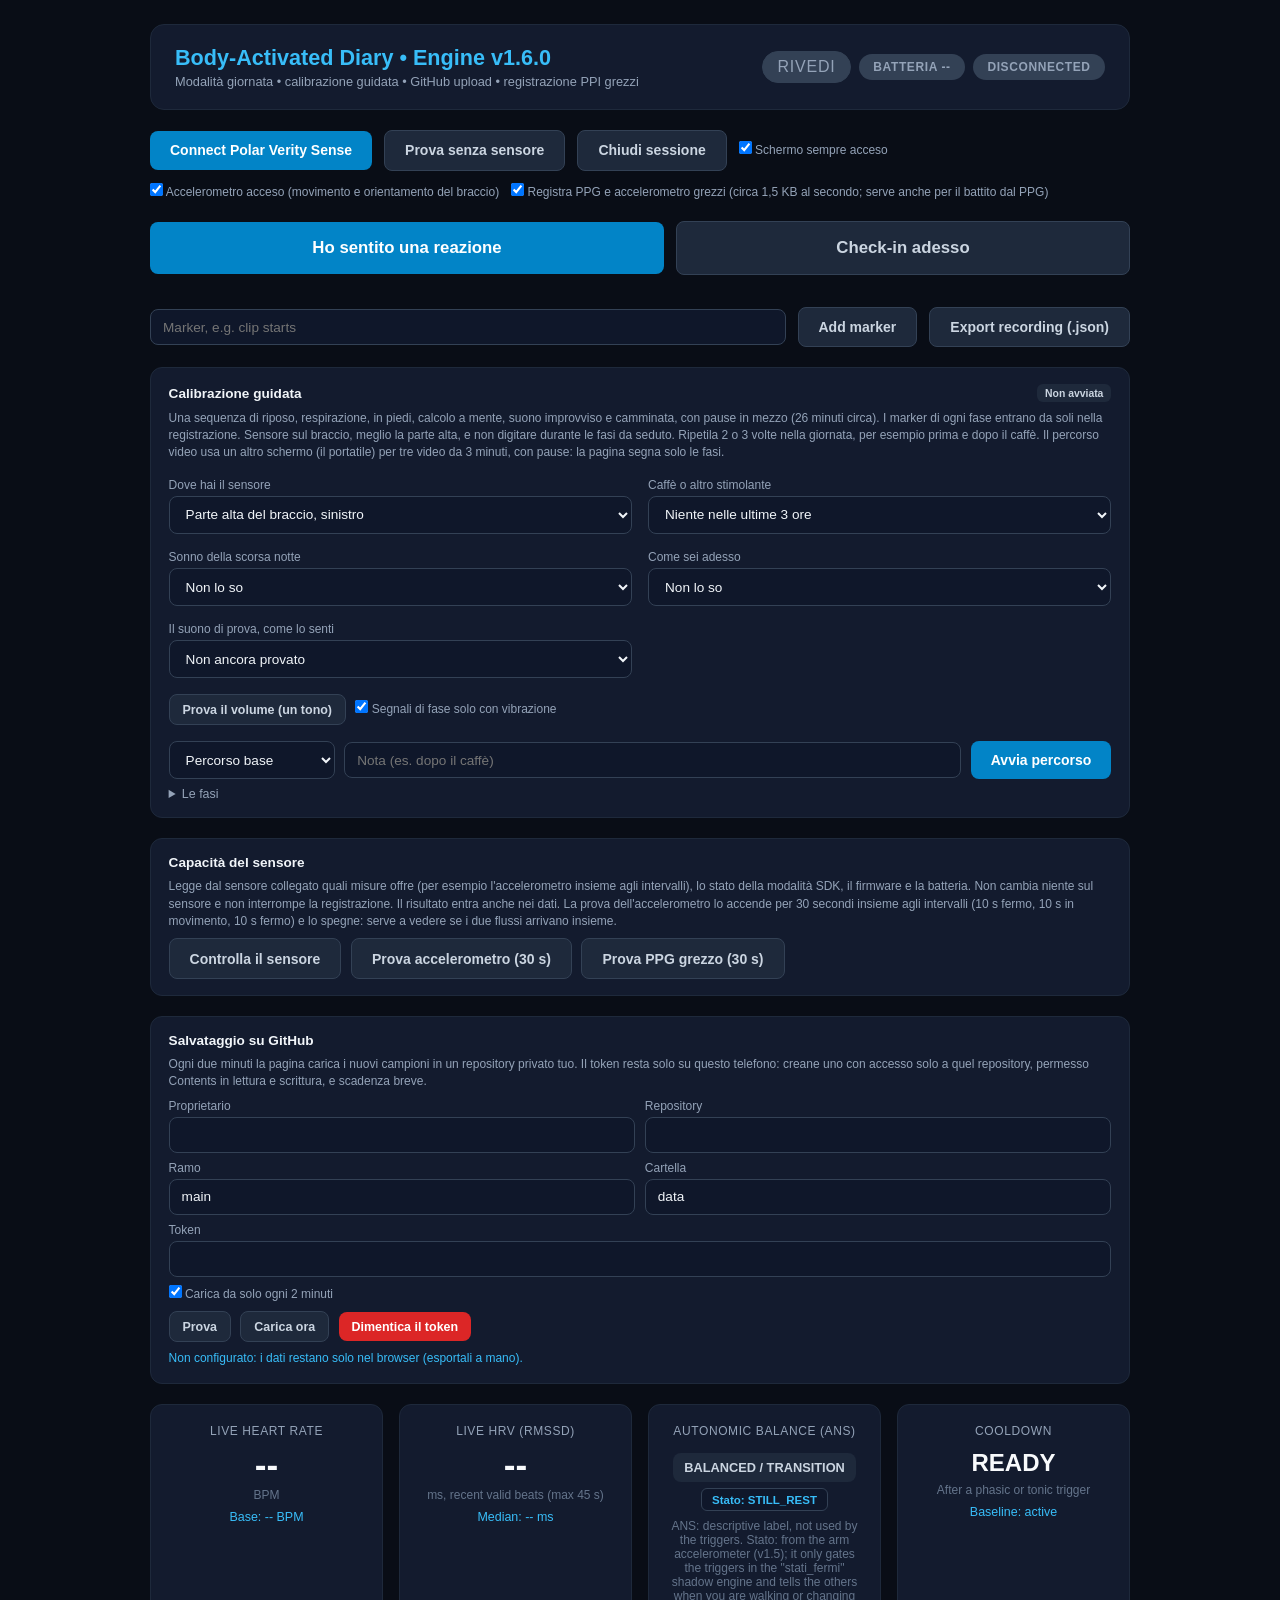
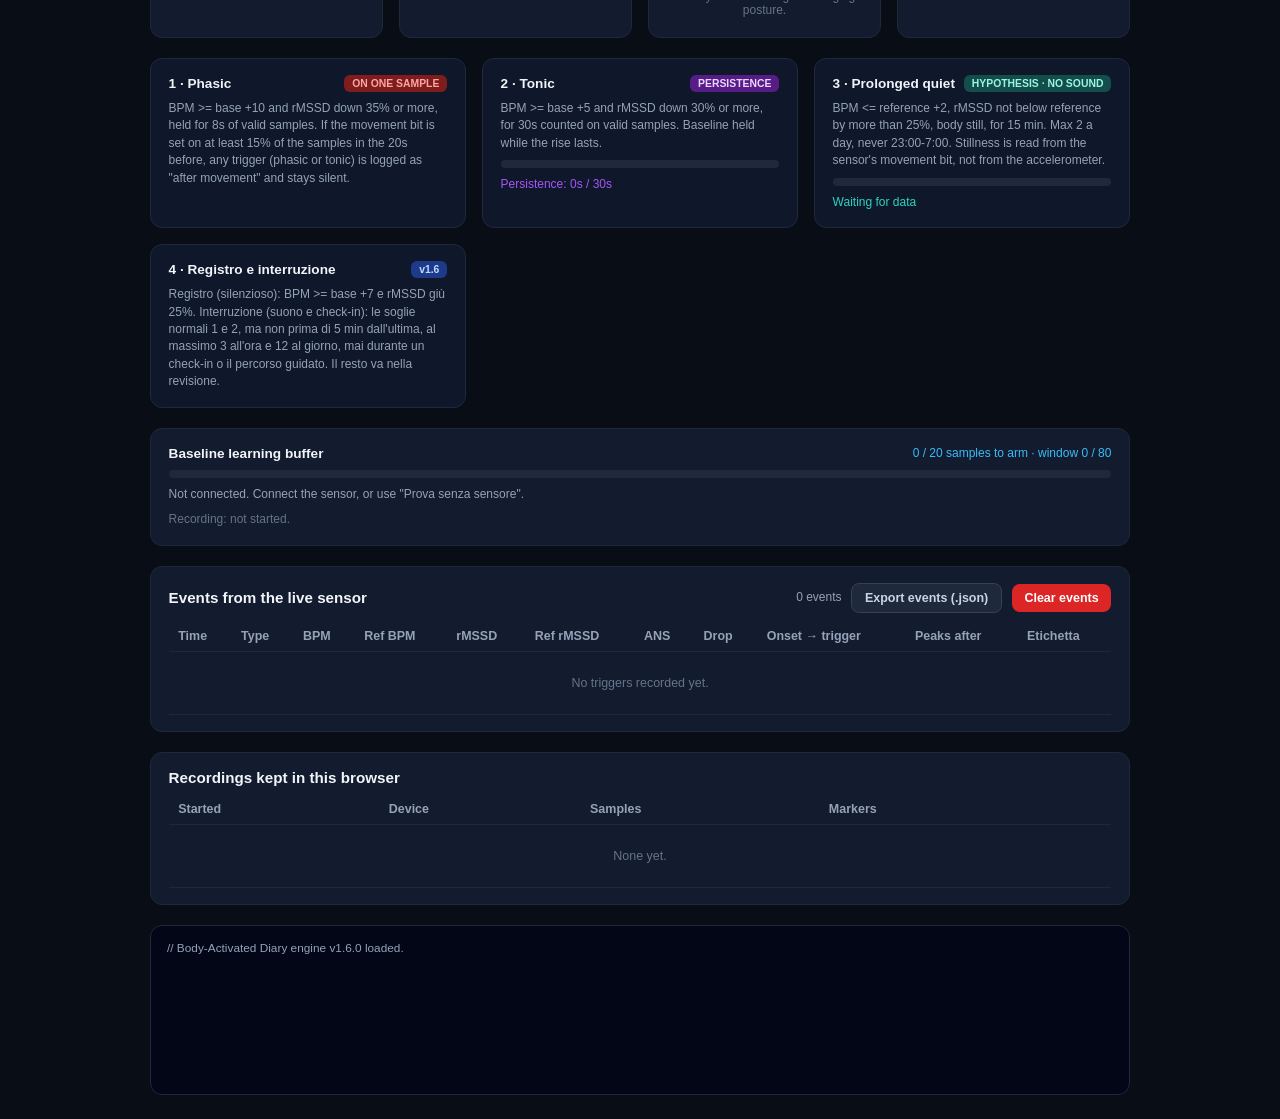
<file: v160.html>
<!DOCTYPE html>
<html lang="en">
<head>
  <meta charset="UTF-8">
  <meta name="viewport" content="width=device-width, initial-scale=1.0">
  <title>Body-Activated Diary - Engine v1.6.0</title>
  <style>
    * { box-sizing: border-box; margin: 0; padding: 0; font-family: -apple-system, BlinkMacSystemFont, "Segoe UI", Roboto, sans-serif; }
    body { background-color: #090d16; color: #f1f5f9; padding: 1.5rem; min-height: 100vh; display: flex; justify-content: center; }
    .wrapper { max-width: 980px; width: 100%; min-width: 0; display: flex; flex-direction: column; gap: 1.25rem; }
    .wrapper > *, .two > *, .pathways > *, .grid-metrics > * { min-width: 0; }
    html, body { overflow-x: hidden; }
    header { display: flex; justify-content: space-between; align-items: center; gap: 1rem; background: #131b2e; padding: 1.25rem 1.5rem; border-radius: 14px; border: 1px solid #1e293b; }
    h1 { font-size: 1.35rem; color: #38bdf8; font-weight: 700; }
    h2 { font-size: 0.95rem; font-weight: 700; }
    .subtitle { font-size: 0.8rem; color: #94a3b8; margin-top: 0.2rem; }
    .status-pill { padding: 0.4rem 0.9rem; border-radius: 9999px; font-size: 0.75rem; font-weight: 700; letter-spacing: 0.05em; text-transform: uppercase; background: #334155; color: #94a3b8; white-space: nowrap; }
    .status-pill.connected { background: #064e3b; color: #34d399; }
    .status-pill.monitoring { background: #0284c7; color: #ffffff; }
    .status-pill.triggered { background: #991b1b; color: #fca5a5; animation: pulse 1s infinite; }
    @keyframes pulse { 0%, 100% { opacity: 1; } 50% { opacity: 0.5; } }

    .controls-bar { display: flex; gap: 0.75rem; flex-wrap: wrap; align-items: center; }
    button { padding: 0.7rem 1.25rem; border-radius: 8px; font-size: 0.875rem; font-weight: 600; border: none; cursor: pointer; transition: all 0.2s; }
    .btn-primary { background: #0284c7; color: white; }
    .btn-primary:hover { background: #0369a1; }
    .btn-secondary { background: #1e293b; color: #cbd5e1; border: 1px solid #334155; }
    .btn-secondary:hover { background: #334155; color: white; }
    .btn-danger { background: #dc2626; color: white; }
    .btn-danger:hover { background: #b91c1c; }
    .btn-mock { background: #7c3aed; color: white; }
    .btn-mock:hover { background: #6d28d9; }
    .btn-small { padding: 0.45rem 0.8rem; font-size: 0.78rem; }
    button:disabled { opacity: 0.5; cursor: not-allowed; }
    input[type="text"], select, textarea { background: #0f172a; color: #f1f5f9; border: 1px solid #334155; border-radius: 8px; padding: 0.6rem 0.75rem; font-size: 0.85rem; }
    textarea { width: 100%; min-height: 4.5rem; font-family: ui-monospace, Consolas, monospace; font-size: 0.78rem; }
    input[type="file"] { font-size: 0.8rem; color: #94a3b8; }

    .grid-metrics { display: grid; grid-template-columns: repeat(4, 1fr); gap: 1rem; }
    .metric-card { background: #131b2e; border: 1px solid #1e293b; border-radius: 12px; padding: 1.2rem; text-align: center; }
    .metric-title { font-size: 0.75rem; color: #94a3b8; text-transform: uppercase; letter-spacing: 0.05em; margin-bottom: 0.4rem; }
    .metric-val { font-size: 2.2rem; font-weight: 800; color: #f8fafc; }
    .metric-unit { font-size: 0.75rem; color: #64748b; margin-top: 0.2rem; }
    .metric-sub { font-size: 0.78rem; color: #38bdf8; margin-top: 0.5rem; }
    .state-badge { display: inline-block; padding: 0.3rem 0.6rem; border-radius: 6px; font-size: 0.72rem; font-weight: 700; margin-top: 0.35rem; background: #0f172a; border: 1px solid #334155; color: #38bdf8; }
    .ans-badge { display: inline-block; padding: 0.45rem 0.7rem; border-radius: 8px; font-size: 0.8rem; font-weight: 700; margin-top: 0.5rem; }
    .ans-balanced { background: #1e293b; color: #cbd5e1; }
    .ans-sympathetic { background: #7f1d1d; color: #fca5a5; }
    .ans-coactivation { background: #581c87; color: #e9d5ff; }
    .ans-parasympathetic { background: #064e3b; color: #6ee7b7; }

    .pathways { display: grid; grid-template-columns: repeat(3, 1fr); gap: 1rem; }
    .box { background: #0f172a; border: 1px solid #1e293b; border-radius: 12px; padding: 1rem 1.1rem; display: flex; flex-direction: column; gap: 0.5rem; }
    .box.panel { background: #131b2e; }
    .box-header { display: flex; justify-content: space-between; align-items: center; gap: 0.5rem; }
    .box-title { font-size: 0.85rem; font-weight: 700; }
    .tag { font-size: 0.65rem; font-weight: 700; padding: 0.2rem 0.5rem; border-radius: 6px; white-space: nowrap; }
    .small { font-size: 0.75rem; color: #94a3b8; line-height: 1.45; }
    .dim { color: #64748b; }
    .progress-bar-bg { background: #1e293b; border-radius: 9999px; height: 8px; overflow: hidden; }
    .progress-bar-fill { background: #38bdf8; height: 100%; width: 0%; transition: width 0.3s; }
    .row { display: flex; gap: 0.6rem; flex-wrap: wrap; align-items: center; }
    .spread { display: flex; justify-content: space-between; align-items: center; gap: 0.75rem; flex-wrap: wrap; }

    .table-wrapper { overflow-x: auto; max-height: 300px; overflow-y: auto; }
    table { width: 100%; border-collapse: collapse; font-size: 0.78rem; }
    th { text-align: left; color: #94a3b8; font-weight: 600; padding: 0.5rem 0.6rem; border-bottom: 1px solid #1e293b; position: sticky; top: 0; background: #131b2e; white-space: nowrap; }
    td { padding: 0.5rem 0.6rem; border-bottom: 1px solid #1e293b; white-space: nowrap; }
    td.empty { text-align: center; color: #64748b; padding: 1.5rem; }
    .type-tag { padding: 0.15rem 0.5rem; border-radius: 6px; font-size: 0.68rem; font-weight: 700; }
    .type-phasic { background: #7f1d1d; color: #fca5a5; }
    .type-tonic { background: #581c87; color: #e9d5ff; }
    .type-quiet { background: #134e4a; color: #99f6e4; }

    .logs-panel { background: #020617; color: #94a3b8; font-family: ui-monospace, Consolas, monospace; font-size: 0.74rem; padding: 0.9rem 1rem; border-radius: 12px; height: 170px; overflow-y: auto; border: 1px solid #1e293b; }
    .log-line { margin-bottom: 0.2rem; }
    pre { background: #020617; border: 1px solid #1e293b; border-radius: 8px; padding: 0.75rem; font-size: 0.72rem; color: #94a3b8; overflow-x: auto; max-height: 260px; }
    details summary { cursor: pointer; font-size: 0.78rem; color: #94a3b8; }

    .proto-title { font-size: 1.5rem; font-weight: 800; color: #f8fafc; }
    .proto-clock { font-size: 3rem; font-weight: 800; color: #38bdf8; font-variant-numeric: tabular-nums; }
    .proto-text { font-size: 1rem; line-height: 1.5; color: #cbd5e1; }
    #pacer { width: 90px; height: 90px; border-radius: 50%; background: #0284c7; margin: 0.5rem auto; animation: breathe 10s ease-in-out infinite; }
    @keyframes tempo { 0% { opacity: 1; transform: scale(1.15); } 18% { opacity: 0.12; transform: scale(0.8); } 100% { opacity: 0.12; transform: scale(0.8); } }
    #tempoDot { width: 56px; height: 56px; border-radius: 50%; background: #f59e0b; margin: 0.5rem auto; animation: tempo 4s linear infinite; }
    @keyframes breathe { 0%, 100% { transform: scale(0.55); opacity: 0.6; } 50% { transform: scale(1.5); opacity: 1; } }
    .two { display: grid; grid-template-columns: repeat(2, 1fr); gap: 1rem; }
    .field { display: flex; flex-direction: column; gap: 0.25rem; font-size: 0.75rem; color: #94a3b8; }
    .field input { width: 100%; }
    input[type="password"], input[type="number"] { background: #0f172a; color: #f1f5f9; border: 1px solid #334155; border-radius: 8px; padding: 0.6rem 0.75rem; font-size: 0.85rem; }
    .modal { position: fixed; inset: 0; background: rgba(2, 6, 23, 0.92); display: flex; align-items: flex-start; justify-content: center; padding: 1rem; z-index: 50; overflow-y: auto; }
    .modal[hidden] { display: none; }
    .modal-card { margin: auto; background: #131b2e; border: 1px solid #334155; border-radius: 14px; padding: 1.25rem; width: 100%; max-width: 460px; display: flex; flex-direction: column; gap: 0.8rem; }
    .scale-row { display: grid; grid-template-columns: repeat(5, 1fr); gap: 0.4rem; }
    .scale-btn { padding: 0.6rem 0; font-size: 1rem; min-height: 3rem; }
    .ends { display: flex; justify-content: space-between; font-size: 0.7rem; color: #94a3b8; margin-top: -0.4rem; }
    .attn { outline: 2px solid #f59e0b; outline-offset: 3px; border-radius: 0.5rem; padding: 0.35rem; }
    .scale-btn.picked { background: #0284c7; color: #fff; border-color: #0284c7; }
    .label-row { display: grid; grid-template-columns: repeat(3, 1fr); gap: 0.4rem; }
    .label-btn { padding: 0.55rem 0.2rem; font-size: 0.85rem; min-height: 3rem; line-height: 1.15; }
    .label-btn.picked.l-falso { background: #991b1b; border-color: #991b1b; color: #fff; }
    .label-btn.picked.l-medio { background: #b45309; border-color: #b45309; color: #fff; }
    .label-btn.picked.l-alto { background: #047857; border-color: #047857; color: #fff; }
    .mini-label { display: inline-flex; gap: 0.25rem; }
    .mini-label button { padding: 0.15rem 0.45rem; font-size: 0.7rem; border-radius: 6px; border: 1px solid #334155; background: #0f172a; color: #94a3b8; cursor: pointer; }
    .mini-label button.picked.l-falso { background: #991b1b; color: #fff; border-color: #991b1b; }
    .mini-label button.picked.l-medio { background: #b45309; color: #fff; border-color: #b45309; }
    .mini-label button.picked.l-alto { background: #047857; color: #fff; border-color: #047857; }
    .header-pills { display: flex; gap: 0.5rem; align-items: center; flex-wrap: wrap; justify-content: flex-end; }
    .status-pill.batt-ok { background: #064e3b; color: #34d399; }
    .status-pill.batt-low { background: #78350f; color: #fbbf24; }
    .status-pill.batt-crit { background: #991b1b; color: #fecaca; animation: pulse 1s infinite; }
    .batt-banner { background: #78350f; color: #fde68a; border: 1px solid #b45309; border-radius: 10px; padding: 0.6rem 0.9rem; font-size: 0.9rem; margin-bottom: 0.75rem; }
    .batt-banner.crit { background: #7f1d1d; color: #fecaca; border-color: #b91c1c; }
    .batt-banner[hidden] { display: none; }
    .review-pill { cursor: pointer; border: 1px solid #334155; font: inherit; }
    .review-pill.has { background: #1e3a8a; color: #bfdbfe; border-color: #2563eb; }
    .review-card { max-width: 580px; }
    .rv-top { display: flex; justify-content: space-between; align-items: center; gap: 0.5rem; }
    .rv-list { display: flex; flex-direction: column; gap: 0.7rem; }
    .rv-card { background: #0f172a; border: 1px solid #334155; border-radius: 12px; padding: 0.8rem; display: flex; flex-direction: column; gap: 0.5rem; }
    .rv-card.saved { border-color: #047857; }
    .rv-head { font-size: 0.95rem; color: #f8fafc; }
    .rv-kind { font-size: 0.72rem; padding: 0.1rem 0.45rem; border-radius: 999px; background: #1e293b; color: #94a3b8; margin-left: 0.3rem; }
    .rv-kind.k-missed { background: #581c87; color: #e9d5ff; }
    .rv-kind.k-probe { background: #134e4a; color: #99f6e4; }
    .rv-sub { font-size: 0.8rem; color: #94a3b8; }
    .rv-q { font-size: 0.8rem; color: #cbd5e1; margin-top: 0.2rem; }
    .rv-spark { width: 100%; height: 64px; background: #0b1220; border-radius: 8px; }
    .rv-legend { font-size: 0.68rem; color: #64748b; }
    .rv-saved { font-size: 0.78rem; color: #34d399; min-height: 1rem; }
    .rv-actions { display: flex; gap: 0.5rem; }
    .rv-note { font-size: 0.78rem; color: #94a3b8; }
    .rv-pat { margin: 0.25rem 0; line-height: 1.35; }
    @media (max-width: 800px) {
      body { padding: 0.75rem; }
      header { flex-direction: column; align-items: flex-start; }
      .two { grid-template-columns: 1fr; }
      button { min-height: 2.75rem; }
      .proto-clock { font-size: 2.6rem; }
    }
    @media (max-width: 800px) { .grid-metrics { grid-template-columns: repeat(2, 1fr); } .pathways { grid-template-columns: 1fr; } }
  </style>
</head>
<body>
  <div class="wrapper">
    <header>
      <div>
        <h1>Body-Activated Diary • Engine v1.6.0</h1>
        <div class="subtitle">Modalità giornata • calibrazione guidata • GitHub upload • registrazione PPI grezzi</div>
      </div>
      <div class="header-pills"><button id="reviewBtn" class="status-pill review-pill" type="button" title="Rivedi gli episodi della giornata">Rivedi</button><div id="battPill" class="status-pill" title="Batteria del sensore">Batteria --</div><div id="statusPill" class="status-pill">Disconnected</div></div>
    </header>
    <div id="battBanner" class="batt-banner" hidden></div>

    <div class="controls-bar">
      <button id="connectBtn" class="btn-primary">Connect Polar Verity Sense</button>
      <button id="simBtn" class="btn-secondary">Prova senza sensore</button>
      <button id="simBoostBtn" class="btn-mock" style="display:none;">Simula stimolo (40 s)</button>
      <button id="endBtn" class="btn-secondary">Chiudi sessione</button>
      <label class="small"><input type="checkbox" id="wakeChk" checked> Schermo sempre acceso</label>
      <label class="small"><input type="checkbox" id="accChk" checked> Accelerometro acceso (movimento e orientamento del braccio)</label>
      <label class="small"><input type="checkbox" id="ppgChk"> Registra PPG e accelerometro grezzi (circa 1,5 KB al secondo; serve anche per il battito dal PPG)</label>
      <span id="wakeNote" class="small" style="color:#fbbf24;"></span>
    </div>
    <div class="controls-bar">
      <button id="feltNowBtn" class="btn-primary" style="flex: 1 1 220px; padding: 1rem 1.25rem; font-size: 1.05rem;">Ho sentito una reazione</button>
      <button id="ciNowBtn" class="btn-secondary" style="flex: 1 1 160px; padding: 1rem 1.25rem; font-size: 1.05rem;">Check-in adesso</button>
      <span id="feltInfo" class="small" style="color:#38bdf8; flex-basis: 100%;"></span>
    </div>
    <div class="controls-bar">
      <input id="markerInput" type="text" placeholder="Marker, e.g. clip starts" style="flex: 1; min-width: 180px;">
      <button id="markerBtn" class="btn-secondary">Add marker</button>
      <button id="exportRecBtn" class="btn-secondary">Export recording (.json)</button>
    </div>

    <!-- Guided calibration -->
    <div class="box panel">
      <div class="spread">
        <span class="box-title">Calibrazione guidata</span>
        <span id="protoStatus" class="tag" style="background:#1e293b; color:#cbd5e1;">Non avviata</span>
      </div>
      <div class="small">Una sequenza di riposo, respirazione, in piedi, calcolo a mente, suono improvviso e camminata, con pause in mezzo (<span id="protoTotal"></span>). I marker di ogni fase entrano da soli nella registrazione. Sensore sul braccio, meglio la parte alta, e non digitare durante le fasi da seduto. Ripetila 2 o 3 volte nella giornata, per esempio prima e dopo il caffè. Il percorso video usa un altro schermo (il portatile) per tre video da 3 minuti, con pause: la pagina segna solo le fasi.</div>
      <div id="ctxBox" class="two" style="margin: 0.5rem 0;">
        <label class="field">Dove hai il sensore<select id="ctxPlace"></select></label>
        <label class="field">Caffè o altro stimolante<select id="ctxCaf"></select></label>
        <label class="field">Sonno della scorsa notte<select id="ctxSleep"></select></label>
        <label class="field">Come sei adesso<select id="ctxTired"></select></label>
        <label class="field">Il suono di prova, come lo senti<select id="ctxVol"></select></label>
      </div>
      <div class="row" style="margin-bottom:0.5rem;">
        <button id="volTestBtn" class="btn-secondary btn-small" type="button">Prova il volume (un tono)</button>
        <label class="small"><input id="cueSilent" type="checkbox" checked> Segnali di fase solo con vibrazione</label>
      </div>
      <div class="row">
        <select id="protoSel" style="max-width: 11rem;"><option value="base">Percorso base</option><option value="video">Percorso video</option><option value="states">Verifica stati (9 min)</option></select>
        <input id="protoNote" type="text" placeholder="Nota (es. dopo il caffè)" style="flex:1; min-width: 180px;">
        <button id="protoStartBtn" class="btn-primary">Avvia percorso</button>
      </div>
      <div id="protoRun" style="display:none; text-align:center;">
        <div id="protoStep" class="small"></div>
        <div id="protoTitle" class="proto-title"></div>
        <div id="pacer" style="display:none;"></div>
        <div id="tempoDot" style="display:none;"></div>
        <div id="protoText" class="proto-text"></div>
        <div id="protoClock" class="proto-clock"></div>
        <div id="rateRow" style="display:none; margin:0.5rem 0;">
          <div id="rateLbl" class="small"></div>
          <div id="rateBtns" class="row" style="justify-content:center;"></div>
        </div>
        <div id="vidRow" style="display:none; margin:0.5rem 0;">
          <label class="field">Cosa stai guardando<select id="vidContent"><option value="neutral">Neutro</option><option value="fear">Paura (horror)</option><option value="arousing">Alta attivazione</option><option value="other">Altro</option></select></label>
        </div>
        <div class="progress-bar-bg"><div id="protoBar" class="progress-bar-fill"></div></div>
        <div class="row" style="justify-content:center; margin-top:0.75rem;">
          <button id="feltBtn" class="btn-mock" style="display:none;">Mi sono spaventato (con l'altra mano)</button>
          <button id="protoSkipBtn" class="btn-secondary btn-small">Salta fase</button>
          <button id="protoStopBtn" class="btn-danger btn-small">Interrompi</button>
        </div>
      </div>
      <details><summary>Le fasi</summary><ol id="protoList" class="small" style="padding-left:1.2rem; margin-top:0.4rem;"></ol></details>
    </div>

    <!-- Sensor capabilities -->
    <div class="box panel">
      <span class="box-title">Capacità del sensore</span>
      <div class="small">Legge dal sensore collegato quali misure offre (per esempio l'accelerometro insieme agli intervalli), lo stato della modalità SDK, il firmware e la batteria. Non cambia niente sul sensore e non interrompe la registrazione. Il risultato entra anche nei dati. La prova dell'accelerometro lo accende per 30 secondi insieme agli intervalli (10 s fermo, 10 s in movimento, 10 s fermo) e lo spegne: serve a vedere se i due flussi arrivano insieme.</div>
      <div class="row">
        <button id="capBtn" class="btn-secondary" type="button">Controlla il sensore</button>
        <button id="accBtn" class="btn-secondary" type="button">Prova accelerometro (30 s)</button>
        <button id="ppgBtn" class="btn-secondary" type="button">Prova PPG grezzo (30 s)</button>
        <button id="capCopyBtn" class="btn-secondary btn-small" type="button" style="display:none;">Copia</button>
      </div>
      <pre id="capOut" class="small" style="display:none; white-space:pre-wrap; word-break:break-word; margin-top:0.5rem;"></pre>
    </div>

    <div>
      <!-- GitHub upload -->
      <div class="box panel">
        <span class="box-title">Salvataggio su GitHub</span>
        <div class="small">Ogni due minuti la pagina carica i nuovi campioni in un repository privato tuo. Il token resta solo su questo telefono: creane uno con accesso solo a quel repository, permesso Contents in lettura e scrittura, e scadenza breve.</div>
        <div class="row">
          <label class="field" style="flex:1;">Proprietario<input id="ghOwner" type="text" autocapitalize="off" autocomplete="off"></label>
          <label class="field" style="flex:1;">Repository<input id="ghRepo" type="text" autocapitalize="off" autocomplete="off"></label>
        </div>
        <div class="row">
          <label class="field" style="flex:1;">Ramo<input id="ghBranch" type="text" autocapitalize="off" autocomplete="off"></label>
          <label class="field" style="flex:1;">Cartella<input id="ghFolder" type="text" autocapitalize="off" autocomplete="off"></label>
        </div>
        <label class="field">Token<input id="ghToken" type="password" autocomplete="off"></label>
        <label class="small"><input type="checkbox" id="ghAuto"> Carica da solo ogni 2 minuti</label>
        <div class="row">
          <button id="ghTestBtn" class="btn-secondary btn-small">Prova</button>
          <button id="ghNowBtn" class="btn-secondary btn-small">Carica ora</button>
          <button id="ghForgetBtn" class="btn-danger btn-small">Dimentica il token</button>
        </div>
        <div id="syncStatus" class="small" style="color:#38bdf8;"></div>
      </div>
    </div>

    <!-- Check-in dialog -->
    <div id="checkinModal" class="modal" hidden>
      <div class="modal-card">
        <h2 id="ciTitle" style="font-size:1.1rem;">Come stai in questo momento?</h2>
        <div id="ciTriggerInfo" class="small" style="color:#fca5a5; display:none;"></div>
        <div class="small">Quanto è piacevole o spiacevole?</div>
        <div id="valRow" class="scale-row"></div>
        <div class="ends"><span>molto spiacevole</span><span>molto piacevole</span></div>
        <div class="small">Quanto ti senti carico o agitato?</div>
        <div id="aroRow" class="scale-row"></div>
        <div class="ends"><span>molto calmo</span><span>molto carico</span></div>
        <div id="ciLabelBox" style="display:none;">
          <div class="small">Lo scatto era giusto?</div>
          <div id="labelRow" class="label-row"></div>
        </div>
        <label class="field">Cosa stai facendo<select id="actSel"></select></label>
        <input id="ciNote" type="text" placeholder="Una riga, se vuoi">
        <div class="row">
          <button id="ciSave" class="btn-primary" disabled>Salva</button>
          <button id="ciSkip" class="btn-secondary">Salta</button>
        </div>
      </div>
    </div>

    <div id="reviewModal" class="modal" hidden>
      <div class="modal-card review-card">
        <div class="rv-top"><h2 style="font-size:1.1rem;">Rivedi la giornata</h2><button id="rvClose" class="btn-secondary" type="button">Chiudi</button></div>
        <div id="rvSummary" class="small"></div>
        <div id="rvList" class="rv-list"></div>
        <button id="rvMore" class="btn-secondary" type="button" hidden>Mostra altri</button>
        <details id="rvPatterns"><summary class="small" style="cursor:pointer;">Cosa sta emergendo</summary><div id="rvPatternBody" class="small"></div></details>
      </div>
    </div>

    <!-- Live metrics -->
    <div class="grid-metrics">
      <div class="metric-card">
        <div class="metric-title">Live Heart Rate</div>
        <div id="liveBpm" class="metric-val">--</div>
        <div class="metric-unit">BPM</div>
        <div id="baseBpm" class="metric-sub">Base: -- BPM</div>
      </div>
      <div class="metric-card">
        <div class="metric-title">Live HRV (rMSSD)</div>
        <div id="liveRmssd" class="metric-val">--</div>
        <div class="metric-unit">ms, recent valid beats (max 45 s)</div>
        <div id="baseRmssd" class="metric-sub">Median: -- ms</div>
      </div>
      <div class="metric-card">
        <div class="metric-title">Autonomic Balance (ANS)</div>
        <div id="ansState" class="ans-badge ans-balanced">BALANCED</div>
        <div><span id="bioState" class="state-badge">Stato: STILL_REST</span></div>
        <div class="metric-unit" style="margin-top: 0.5rem;">ANS: descriptive label, not used by the triggers. Stato: from the arm accelerometer (v1.5); it only gates the triggers in the "stati_fermi" shadow engine and tells the others when you are walking or changing posture.</div>
      </div>
      <div class="metric-card">
        <div class="metric-title">Cooldown</div>
        <div id="cooldownVal" class="metric-val" style="font-size: 1.5rem; line-height: 2.2rem;">READY</div>
        <div class="metric-unit">After a phasic or tonic trigger</div>
        <div id="freezeStatus" class="metric-sub">Baseline: active</div>
      </div>
    </div>

    <!-- Pathways -->
    <div class="pathways">
      <div class="box">
        <div class="box-header">
          <span class="box-title">1 · Phasic</span>
          <span class="tag" style="background: #7f1d1d; color: #fca5a5;">ON ONE SAMPLE</span>
        </div>
        <div id="phasicRule" class="small"></div>
      </div>
      <div class="box">
        <div class="box-header">
          <span class="box-title">2 · Tonic</span>
          <span class="tag" style="background: #581c87; color: #e9d5ff;">PERSISTENCE</span>
        </div>
        <div id="tonicRule" class="small"></div>
        <div class="progress-bar-bg"><div id="tonicProgressBar" class="progress-bar-fill" style="background: #a855f7;"></div></div>
        <div id="tonicCounterText" class="small" style="color: #a855f7;">Persistence: 0s</div>
      </div>
      <div class="box">
        <div class="box-header">
          <span class="box-title">3 · Prolonged quiet</span>
          <span class="tag" style="background: #134e4a; color: #99f6e4;">HYPOTHESIS · NO SOUND</span>
        </div>
        <div id="quietRule" class="small"></div>
        <div class="progress-bar-bg"><div id="quietProgressBar" class="progress-bar-fill" style="background: #2dd4bf;"></div></div>
        <div id="quietText" class="small" style="color: #2dd4bf;">Waiting for data</div>
      </div>
      <div class="box">
        <div class="box-header">
          <span class="box-title">4 · Registro e interruzione</span>
          <span class="tag" style="background: #1e3a8a; color: #bfdbfe;">v1.6</span>
        </div>
        <div id="interruptRule" class="small"></div>
      </div>
    </div>

    <!-- Baseline + signal -->
    <div class="box panel">
      <div class="spread">
        <span class="box-title">Baseline learning buffer</span>
        <span id="bufferCounter" class="small" style="color: #38bdf8;">0 samples</span>
      </div>
      <div class="progress-bar-bg"><div id="progressBar" class="progress-bar-fill"></div></div>
      <div id="signalText" class="small">Not connected. Connect the sensor, or use "Prova senza sensore".</div>
      <div id="recText" class="small dim">Recording: not started.</div>
    </div>

    <!-- Events -->
    <div class="box panel">
      <div class="spread">
        <h2>Events from the live sensor</h2>
        <div class="row">
          <span id="eventCountBadge" class="small">0 events</span>
          <button id="exportJsonBtn" class="btn-secondary btn-small">Export events (.json)</button>
          <button id="clearStorageBtn" class="btn-danger btn-small">Clear events</button>
        </div>
      </div>
      <div class="table-wrapper">
        <table>
          <thead><tr><th>Time</th><th>Type</th><th>BPM</th><th>Ref BPM</th><th>rMSSD</th><th>Ref rMSSD</th><th>ANS</th><th>Drop</th><th>Onset → trigger</th><th>Peaks after</th><th>Etichetta</th></tr></thead>
          <tbody id="eventsBody"><tr><td colspan="11" class="empty">No triggers recorded yet.</td></tr></tbody>
        </table>
      </div>
    </div>

    <!-- Stored recordings -->
    <div class="box panel">
      <div class="spread">
        <h2>Recordings kept in this browser</h2>
        <span id="storageNote" class="small dim"></span>
      </div>
      <div class="table-wrapper" style="max-height: 200px;">
        <table>
          <thead><tr><th>Started</th><th>Device</th><th>Samples</th><th>Markers</th><th></th></tr></thead>
          <tbody id="sessionsBody"><tr><td colspan="5" class="empty">None yet.</td></tr></tbody>
        </table>
      </div>
    </div>

    <div class="logs-panel" id="terminalLogs">
      <div class="log-line">// Body-Activated Diary engine v1.6.0 loaded.</div>
    </div>
  </div>

  <script>
// ============================================================================
// ENGINE CORE v1.3 — pure logic: no DOM, no Bluetooth, no wall clock.
// Feed it samples with ingest({ ts, ppi, hr, err, blocker }) and it returns
// what happened (events, event updates, log lines). Time comes only from the
// sample timestamps, so the same code runs live and on a recording (replay).
// ============================================================================
const ENGINE_VERSION = '1.6.0';

// All values are starting points, not validated thresholds.
const DEFAULT_CONFIG = {
  // --- Sample quality gate
  PPI_MIN_MS: 300,
  PPI_MAX_MS: 2000,
  ERROR_ESTIMATE_MAX_MS: 30,        // Polar: above 30 ms likely artefact. null = filter off (v1.1 behaviour)
  // Quality gate (v1.5.2). 'polar' = discard every beat with the blocker bit (v1.3.1 behaviour, the live default).
  // 'mixed' = while the arm moves less than MIXED_MOV_MG (typing, gesturing) the blocker bit is ignored when the beat is in range and
  // its error estimate is within limits; instead a beat more than MIXED_MAX_DEV away from the median of the last MIXED_MEDIAN_BEATS
  // raw beats is dropped. From MIXED_MOV_MG up (or without the accelerometer) Polar's rule stays. Used by shadow engines only.
  QUALITY_GATE: 'polar',
  MIXED_MOV_MG: 40,
  MIXED_MEDIAN_BEATS: 9,
  MIXED_MAX_DEV: 0.20,
  MAX_SAMPLE_GAP_S: 10,             // no valid sample for this long = discontinuity

  // --- rMSSD
  RMSSD_BUFFER_SIZE: 30,
  RMSSD_MIN_PAIRS: 4,               // v1.1 asked for 5 intervals = 4 differences
  RMSSD_ADJACENT_ONLY: true,        // skip differences across a discarded beat. false = v1.1 behaviour
  RMSSD_MAX_SPAN_S: 45,             // v1.3: beats older than this are dropped from the rMSSD buffer, so a long hole in the
                                    // signal cannot leave a stale value standing in. null = no limit (v1.1, v1.2). A longer
                                    // buffer (RMSSD_BUFFER_SIZE 60) needs a longer span (about 90).
  BPM_FROM_PPI: true,               // v1.3: BPM = 60000 / mean PPI of the last BPM_PPI_BEATS beats. false = the sensor's own
                                    // HR field (v1.1, v1.2), which showed 37 BPM for a minute on 12 Nov 2026
  BPM_PPI_BEATS: 8,

  // --- Baseline (same as v1.1 unless a flag is changed)
  MIN_BASELINE_SAMPLES: 20,
  MAX_BASELINE_HISTORY: 80,
  BASELINE_BPM_STAT: 'mean',        // 'mean' (v1.1) | 'median'
  FREEZE_BASELINE_WHILE_ELEVATED: true,  // baseline stops following a rise in progress. false = v1.1 behaviour
  REARM_AFTER_RELEASE: true,        // after a trigger, no new one until the rise has ended once. false = v1.1 behaviour

  // --- Pathway 1: phasic
  PHASIC_DROP_PERCENT: 0.35,
  PHASIC_BPM_RISE: 10,
  PHASIC_MAX_ONSET_S: null,         // null = v1.1 rule (fires whenever thresholds are met).
                                    // A number = phasic only if reached within N s from the start of the rise.
  PHASIC_MIN_S: 8,                  // v1.3: the strict thresholds must hold this long (on valid samples) before a phasic
                                    // trigger. 0 = on one sample (v1.1, v1.2). A first value, to tune with labelled data.

  // --- Movement context (v1.3, hypothesis from 5 candidate triggers on one person, not validated)
  MOVEMENT_CONTEXT: 'tag',          // 'tag' = a trigger preceded by a lot of movement is kept in the log but marked
                                    // (context 'movement', notify false: no chime, no invite). 'off' = every trigger notifies (v1.1 to v1.3 first build).
  MOVEMENT_WINDOW_S: 20,            // look-back before the trigger
  MOVEMENT_BLOCKED_FRACTION: 0.15,  // share of samples in the window with the sensor's movement bit

  // --- v1.4 (replay experiment): movement from the accelerometer, thresholds in units of the person's own noise
  MOVEMENT_SOURCE: 'acc',           // 'acc' = share of samples with mov >= MOVEMENT_MOV_MG (falls back to the blocker bit
                                    // when the sample has no accelerometer value). 'blocker' = v1.3.1 behaviour.
  MOVEMENT_MOV_MG: 40,              // sd of the acceleration magnitude over 2 s, milli-g (indicative value, 3_Sistema 4.12)
  THRESHOLD_MODE: 'percent',        // 'percent' (v1.3.1, default) | 'noise'. In 'noise' mode the PHASIC_/TONIC_ percent and BPM
                                    // values above are not used; the Z values below are.
  NOISE_WINDOW_MIN: 10,             // robust spread (MAD) of BPM and ln(rMSSD) over this many minutes of unfrozen samples
  NOISE_MIN_MIN: 3,                 // minutes of history before the spread exists; until then no trigger in noise mode
  NOISE_SAMPLE_EVERY_S: 5,          // thinning, because consecutive rMSSD values overlap
  NOISE_MIN_SIGMA_BPM: 1.5,         // floors, so a very quiet stretch does not make tiny changes look big
  NOISE_MIN_SIGMA_LN: 0.10,
  NOISE_MIN_BPM_RISE: 4,            // absolute minimum effect, whatever the spread
  NOISE_MIN_LN_DROP: 0.25,          // about -22 % rMSSD
  PHASIC_Z_BPM: 3.5,
  PHASIC_Z_RMSSD: 3.0,
  TONIC_Z_BPM: 2.5,
  TONIC_Z_RMSSD: 2.0,

  // --- v1.4.1: window detector (used by the shadow engine 'finestra'). Instead of two thresholds crossed at the same moment for N seconds, it
  // looks at the last WINDOW_S seconds of valid samples: the share of samples that are above soft thresholds (in units of the person's own
  // noise, see THRESHOLD_MODE 'noise') must reach WINDOW_FRACTION. It does not fire if the orientation of the arm changed (posture).
  DETECTOR: 'threshold',            // 'threshold' (v1.3.1 rules) | 'window'
  WINDOW_S: 45,
  WINDOW_MIN_N: 20,                 // valid samples needed in the window
  WINDOW_FRACTION: 0.6,             // share of samples in the window that must be 'hot' to fire
  WINDOW_HOLD_FRACTION: 0.3,        // above this share the baseline is frozen and a new trigger waits for the share to fall below it
  WINDOW_Z_BPM: 1.5,
  WINDOW_Z_RMSSD: 1.0,
  WINDOW_MIN_BPM_RISE: 3,
  WINDOW_MIN_LN_DROP: 0.15,
  ORIENT_GATE: true,                // needs ax, ay, az on the samples; without them the gate does nothing
  ORIENT_CHANGE_DEG: 25,            // angle between the arm direction 150..45 s ago and in the last 10 s (indicative: one stand-up gave 32 deg)
  ORIENT_REF_START_S: 150,
  ORIENT_REF_END_S: 45,
  ORIENT_NOW_S: 10,
  HOLD_BPM_MARGIN: 0,               // v1.5.3: >0 = a posture hold ends early, after HOLD_MIN_S, once BPM is no more than this above baseline (nothing left to suppress); 0 = off
  HOLD_MIN_S: 30,
  ORIENT_STATIC_MG: 0,              // v1.5.3: >0 = the arm direction only uses samples with movement below this (gravity is only a direction when the arm is still); 0 = off

  // --- v1.5: activity states (right arm sensor). Off by default: it runs as a shadow engine ('stati') until a labelled
  // session ("Verifica stati") shows the states match what the person was doing.
  STATE_MACHINE_MODE: false,        // true = the state gates the baseline and the triggers
  LOCO_WINDOW_S: 30,                // window used to tell continuous walking from the intermittent gestures of a right arm
  LOCO_MOV_MG: 55,                  // mG: a sample above this counts as walking (indicative, no walking data yet)
  LOCO_FRACTION: 0.55,              // share of samples in the window above LOCO_MOV_MG that makes it LOCOMOTION
  GESTURE_MOV_MG: 35,               // mG: intermittent hand/arm activity (mouse, typing, talking)
  GESTURE_FRACTION: 0.12,           // share of samples above GESTURE_MOV_MG that makes it DESK_OR_GESTURE
  RECOVERY_MAX_S: 75,               // after walking, no trigger while BPM stays above baseline + margin, for at most this long
  RECOVERY_BPM_MARGIN: 6,
  TRANSITION_MOV_MG: 65,            // a movement burst this strong starts a posture change
  TRANSITION_PENDING_S: 90,         // the burst waits this long for the arm direction to confirm the change (stand-up: burst at
                                    // about 25-35 s, 30 deg reached at about 55 s or later)
  TRANSITION_DEG: 30,               // arm direction change that confirms the posture change
  TRANSITION_HOLD_S: 90,            // after the confirmation, no trigger for this long (BPM stays up about 90 s after standing)
  TRANSITION_MAX_S: 240,            // a new strong burst during the hold (sitting down again) restarts it, up to this total length

  // --- Pathway 2: tonic
  TONIC_DROP_PERCENT: 0.30,
  TONIC_BPM_RISE: 5,
  TONIC_PERSISTENCE_SECONDS: 30,

  COOLDOWN_SECONDS: 300,
  RESPONSE_WINDOW_SECONDS: 120,     // after a trigger, keep measuring peaks for this long

  // --- Pathway 3: prolonged quiet (ADR-24, hypothesis)
  QUIET_ENABLED: true,
  QUIET_SLOW_WINDOW_MIN: 45,        // slow reference: median of the last N minutes
  QUIET_MIN_HISTORY_MIN: 30,        // minutes of data needed before the slow reference exists
  QUIET_DURATION_MIN: 15,           // how long the quiet must last
  QUIET_BPM_MARGIN: 2,              // BPM <= reference + margin
  QUIET_RMSSD_TOLERANCE: 0.25,      // rMSSD >= reference * (1 - tolerance); a 30-beat rMSSD is noisy, 10% was too tight
  QUIET_MIN_OK_FRACTION: 0.90,      // share of valid samples in the window that meet the condition
  QUIET_MIN_VALID_FRACTION: 0.70,   // share of samples in the window that passed the quality gate
  QUIET_MAX_MOVED_FRACTION: 0.05,   // share of samples with the blocker bit (movement proxy, no accelerometer yet)
  QUIET_MAX_GAP_S: 60,              // a hole this long inside the window invalidates it
  QUIET_REARM_FRACTION: 0.50,       // after an invite, re-arm only once the quiet has clearly ended
  QUIET_MAX_PER_DAY: 2,
  QUIET_HOURS_START: 23,            // no invite between these local hours (start == end = no silent hours)
  QUIET_HOURS_END: 7,
  REST_BPM: null,                   // resting values from calibration, when they exist.
  REST_RMSSD: null                  // null = use the slow reference instead
};

// Overrides that make v1.3 decide like v1.1 (except the tonic timer, which now counts on samples).
const V1_1_COMPAT_CONFIG = {
  ERROR_ESTIMATE_MAX_MS: null,
  RMSSD_ADJACENT_ONLY: false,
  RMSSD_MAX_SPAN_S: null,
  BPM_FROM_PPI: false,
  PHASIC_MIN_S: 0,
  MOVEMENT_CONTEXT: 'off',
  FREEZE_BASELINE_WHILE_ELEVATED: false,
  REARM_AFTER_RELEASE: false,
  PHASIC_MAX_ONSET_S: null,
  QUIET_ENABLED: false,
  MOVEMENT_SOURCE: 'blocker',
  THRESHOLD_MODE: 'percent',
  DETECTOR: 'threshold',
  STATE_MACHINE_MODE: false
};
// v1.3.1 exactly (for before/after comparisons)
const V1_3_1_CONFIG = { MOVEMENT_SOURCE: 'blocker', THRESHOLD_MODE: 'percent' };
// Shadow engines (v1.4): they see the same beats as the live engine, write their events as markers (kind 'shadow') and never
// notify. Exploratory presets, chosen on a few sessions of one person: they exist to be compared on the next recordings.
const SHADOW_CONFIGS = [
  // v1.5.4: only the detectors that showed some use in the 18-21 Nov analysis are kept. Dropped: stati, finestra, stati_misto, rumore, solo_bpm, bpm_eccesso.
  { id: 'finestra_mista', label: 'v1.5.2: frazione di campioni oltre soglie morbide in 45 s, con braccio sotto 40 mG ignora il flag di movimento di Polar (errore <= 30 ms) e scarta i battiti a >20 % dalla mediana locale',
    cfg: { DETECTOR: 'window', QUALITY_GATE: 'mixed', QUIET_ENABLED: false } },
  { id: 'stati_fermi', label: 'v1.5.3: stati di attività + finestra 45 s + cancello di orientamento; la direzione del braccio usa solo campioni a braccio fermo (<30 mG) e il blocco per cambio di postura finisce se il BPM non è salito (<= base + 4). Fornisce lo stato di postura agli altri',
    cfg: { STATE_MACHINE_MODE: true, DETECTOR: 'window', THRESHOLD_MODE: 'noise', ORIENT_GATE: true, QUIET_ENABLED: false, ORIENT_STATIC_MG: 30, HOLD_BPM_MARGIN: 4 } }
];

function median(arr) {
  if (arr.length === 0) return 0;
  const sorted = [...arr].sort((a, b) => a - b);
  const mid = Math.floor(sorted.length / 2);
  return sorted.length % 2 !== 0 ? sorted[mid] : Math.round((sorted[mid - 1] + sorted[mid]) / 2);
}

function average(arr) {
  if (arr.length === 0) return 0;
  return Math.round(arr.reduce((a, v) => a + v, 0) / arr.length);
}

// buf: [{ ppi, adj }] where adj = this beat directly follows the previous entry
function computeRmssd(buf, cfg) {
  let sum = 0, pairs = 0;
  for (let i = 1; i < buf.length; i++) {
    if (cfg.RMSSD_ADJACENT_ONLY && !buf[i].adj) continue;
    const d = buf[i].ppi - buf[i - 1].ppi;
    sum += d * d;
    pairs++;
  }
  if (pairs < cfg.RMSSD_MIN_PAIRS) return null;
  return Math.round(Math.sqrt(sum / pairs));
}

function classifyAns(rmssd, bpm, baseRmssd, baseBpm) {
  if (!baseRmssd) return 'BALANCED';
  const ratio = rmssd / baseRmssd;
  const delta = bpm - baseBpm;
  if (ratio < 0.60 && delta >= 8) return 'SYMPATHETIC';
  if (ratio >= 0.60 && ratio <= 0.80 && delta >= 4 && delta < 10) return 'CO_ACTIVATION';
  if (ratio >= 0.85 && delta <= 2) return 'PARASYMPATHETIC';
  return 'BALANCED';
}

function createEngine(userConfig) {
  const cfg = Object.assign({}, DEFAULT_CONFIG, userConfig || {});
  const st = {
    total: 0, accepted: 0,
    rejected: { blocker: 0, range: 0, hr: 0, error_estimate: 0, artifact: 0 }, relaxed: 0, rawRing: [],
    ppiBuf: [], prevAccepted: false, lastValidTs: null, lastTs: null,
    bpm: 0, rmssd: null,
    baseRmssdHist: [], baseBpmHist: [], baseRmssd: 0, baseBpm: 0,
    monitoring: false, cooldownUntil: 0,
    elevatedSince: null, tonicSeconds: 0, needRelease: false,
    moveRing: [],
    noise: [], noiseLastTs: 0, sigmaBpm: null, sigmaLn: null,
    orient: [], win: [], winHot: false, winFrac: 0, orientDeg: null, orientLogged: false,
    actState: 'STILL_REST', locoRing: [], lastLocoTs: null, burstTs: null, transUntilTs: 0, transStartTs: 0,
    stateCounts: { STILL_REST: 0, DESK_OR_GESTURE: 0, TRANSITION_HOLD: 0, LOCOMOTION: 0, RECOVERY: 0 },
    suppressedByState: 0,
    ans: 'BALANCED',
    tracking: null,
    // quiet pathway
    slow: [], slowHead: 0, slowRefBpm: null, slowRefRmssd: null, slowRefAt: null,
    qwin: [], qHead: 0, qAll: 0, qValid: 0, qOk: 0, qMoved: 0,
    qLastValidTs: null, qLastGapTs: null,
    quietArmed: true, quietDay: null, quietCount: 0, quietLast: null
  };

  function rejectReason(s) {
    const mixed = cfg.QUALITY_GATE === 'mixed' && s.mov != null && s.mov < cfg.MIXED_MOV_MG;
    if (s.blocker && !mixed) return 'blocker';
    if (!(s.ppi >= cfg.PPI_MIN_MS && s.ppi <= cfg.PPI_MAX_MS)) return 'range';
    if (!(s.hr > 0)) return 'hr';
    if (cfg.ERROR_ESTIMATE_MAX_MS != null && s.err != null && s.err > cfg.ERROR_ESTIMATE_MAX_MS) return 'error_estimate';
    if (mixed) {
      // the local median is taken before this beat is added, so one bad beat cannot drag its own reference
      const ring = st.rawRing;
      let bad = false;
      if (ring.length >= 5) { const m = median(ring); bad = Math.abs(s.ppi - m) / m > cfg.MIXED_MAX_DEV; }
      ring.push(s.ppi); if (ring.length > cfg.MIXED_MEDIAN_BEATS) ring.shift();
      if (bad) return 'artifact';
      if (s.blocker) st.relaxed++;
    }
    return null;
  }

  function inQuietHours(ts) {
    const a = cfg.QUIET_HOURS_START, b = cfg.QUIET_HOURS_END;
    if (a == null || b == null || a === b) return false;
    const h = new Date(ts).getHours();
    return a > b ? (h >= a || h < b) : (h >= a && h < b);
  }

  function dayKey(ts) {
    const d = new Date(ts);
    return d.getFullYear() * 10000 + (d.getMonth() + 1) * 100 + d.getDate();
  }

  function makeEvent(type, ts, extra) {
    return Object.assign({
      id: 'evt_' + Math.round(ts),
      timestamp: new Date(ts).toISOString(),
      engine_version: ENGINE_VERSION,
      is_mock: false,
      source: 'sensor',
      trigger_type: type,
      activity_state: st.actState,
      ans_state: st.ans,
      trigger_bpm: st.bpm,
      baseline_bpm: st.baseBpm,
      trigger_rmssd: st.rmssd,
      baseline_rmssd_median: st.baseRmssd,
      drop_percentage: st.baseRmssd > 0 ? Math.round((1 - st.rmssd / st.baseRmssd) * 100) : null,
      status: 'pending_reflection',
      user_valence: null,
      user_reflection: null
    }, extra || {});
  }

  function movementShare() {
    if (!st.moveRing.length) return 0;
    if (cfg.MOVEMENT_SOURCE === 'acc') {
      let n = 0, m = 0;
      for (const r of st.moveRing) if (r.m != null) { n++; if (r.m >= cfg.MOVEMENT_MOV_MG) m++; }
      if (n > 0) return m / n;
    }
    let b = 0;
    for (const r of st.moveRing) if (r.b) b++;
    return b / st.moveRing.length;
  }

  function mad(arr) {
    const m = median(arr.slice().sort((a, b) => a - b).map(x => x * 1000)) / 1000;
    const d = arr.map(x => Math.abs(x - m)).sort((a, b) => a - b);
    const mid = Math.floor(d.length / 2);
    const md = d.length % 2 ? d[mid] : (d[mid - 1] + d[mid]) / 2;
    return 1.4826 * md;
  }

  function updateNoise(ts) {
    if (ts - st.noiseLastTs < cfg.NOISE_SAMPLE_EVERY_S * 1000) return;
    st.noiseLastTs = ts;
    st.noise.push([ts, st.bpm, Math.log(st.rmssd)]);
    const from = ts - cfg.NOISE_WINDOW_MIN * 60000;
    while (st.noise.length && st.noise[0][0] < from) st.noise.shift();
    const span = st.noise.length ? st.noise[st.noise.length - 1][0] - st.noise[0][0] : 0;
    if (span >= cfg.NOISE_MIN_MIN * 60000 && st.noise.length >= 20) {
      st.sigmaBpm = Math.max(cfg.NOISE_MIN_SIGMA_BPM, mad(st.noise.map(r => r[1])));
      st.sigmaLn = Math.max(cfg.NOISE_MIN_SIGMA_LN, mad(st.noise.map(r => r[2])));
    } else { st.sigmaBpm = null; st.sigmaLn = null; }
  }

  function median3(arr) { const s = arr.slice().sort((a, b) => a - b), m = s.length >> 1; return s.length % 2 ? s[m] : (s[m - 1] + s[m]) / 2; }

  // Angle (degrees) between the mean arm direction some time ago and the one now; null when there is not enough accelerometer data.
  function orientAngle(ts) {
    const refA = ts - cfg.ORIENT_REF_START_S * 1000, refB = ts - cfg.ORIENT_REF_END_S * 1000, nowA = ts - cfg.ORIENT_NOW_S * 1000;
    const ref = [], now = [];
    for (const o of st.orient) { if (o.ts >= refA && o.ts < refB) ref.push(o.v); else if (o.ts >= nowA) now.push(o.v); }
    if (ref.length < 5 || now.length < 3) return null;
    const mv = a => [0, 1, 2].map(i => median3(a.map(v => v[i])));
    const u = mv(ref), v = mv(now);
    const nu = Math.hypot(u[0], u[1], u[2]), nv = Math.hypot(v[0], v[1], v[2]);
    if (!(nu > 0) || !(nv > 0)) return null;
    const c = Math.max(-1, Math.min(1, (u[0] * v[0] + u[1] * v[1] + u[2] * v[2]) / (nu * nv)));
    return Math.round(Math.acos(c) * 1800 / Math.PI) / 10;
  }

  // v1.5: activity state from the arm accelerometer. Walking moves the right arm continuously, desk work does it in bursts.
  // A posture change is a movement burst followed, within TRANSITION_PENDING_S, by a change of the arm direction.
  // Called for every sample, rejected ones included: walking is exactly when the sensor's movement bit rejects beats.
  function updateActivityState(ts, s) {
    const mov = s.mov != null ? s.mov : (s.blocker ? 60 : 0);   // without the accelerometer the blocker bit stands in
    st.locoRing.push({ ts, mov });
    while (st.locoRing.length > 1 && ts - st.locoRing[0].ts > cfg.LOCO_WINDOW_S * 1000) st.locoRing.shift();
    let locoHits = 0, gestHits = 0;
    for (const r of st.locoRing) {
      if (r.mov >= cfg.LOCO_MOV_MG) locoHits++;
      if (r.mov >= cfg.GESTURE_MOV_MG) gestHits++;
    }
    const n = st.locoRing.length || 1;
    if (mov >= cfg.TRANSITION_MOV_MG) st.burstTs = ts;          // latched: the direction change shows up later
    if (locoHits / n >= cfg.LOCO_FRACTION && n >= 8) {
      st.lastLocoTs = ts;
      st.actState = 'LOCOMOTION';
    } else if (st.lastLocoTs !== null && ts - st.lastLocoTs <= cfg.RECOVERY_MAX_S * 1000 &&
               st.baseBpm > 0 && st.bpm > st.baseBpm + cfg.RECOVERY_BPM_MARGIN) {
      st.actState = 'RECOVERY';
    } else {
      const pending = st.burstTs !== null && ts - st.burstTs <= cfg.TRANSITION_PENDING_S * 1000;
      if (pending && ts > st.transUntilTs) {
        const deg = orientAngle(ts);
        if (deg !== null && deg >= cfg.TRANSITION_DEG) { st.transStartTs = ts; st.transUntilTs = ts + cfg.TRANSITION_HOLD_S * 1000; st.burstTs = null; }
      } else if (ts < st.transUntilTs && mov >= cfg.TRANSITION_MOV_MG) {
        // sitting down again: the arm direction goes back to where it was, so the angle cannot confirm it
        st.transUntilTs = Math.min(ts + cfg.TRANSITION_HOLD_S * 1000, st.transStartTs + cfg.TRANSITION_MAX_S * 1000);
      }
      if (cfg.HOLD_BPM_MARGIN > 0 && ts < st.transUntilTs && ts - st.transStartTs >= cfg.HOLD_MIN_S * 1000 &&
          st.baseBpm > 0 && st.bpm > 0 && st.bpm <= st.baseBpm + cfg.HOLD_BPM_MARGIN) { st.transUntilTs = ts; st.burstTs = null; }
      if (ts < st.transUntilTs) st.actState = 'TRANSITION_HOLD';
      else if (gestHits / n >= cfg.GESTURE_FRACTION) st.actState = 'DESK_OR_GESTURE';
      else st.actState = 'STILL_REST';
    }
    st.stateCounts[st.actState]++;
    return st.actState;
  }

  function windowStep(ts, hit, inCooldown, stateBlocks, out) {
    st.win.push({ ts, hit });
    while (st.win.length > 1 && ts - st.win[0].ts > cfg.WINDOW_S * 1000) st.win.shift();
    let h = 0; for (const w of st.win) if (w.hit) h++;
    const n = st.win.length, span = ts - st.win[0].ts, frac = n ? h / n : 0;
    st.winFrac = frac; st.winHot = frac >= cfg.WINDOW_HOLD_FRACTION;
    if (st.needRelease && frac < cfg.WINDOW_HOLD_FRACTION) st.needRelease = false;
    st.orientDeg = cfg.ORIENT_GATE ? orientAngle(ts) : null;
    const ready = n >= cfg.WINDOW_MIN_N && span >= cfg.WINDOW_S * 1000 * 0.66 && frac >= cfg.WINDOW_FRACTION;
    if (stateBlocks) {
      // Samples taken while walking, recovering or settling after a posture change do not count: the window starts again
      // when the state ends, otherwise it would still be full of them and fire the moment the state is over.
      if (hit) st.suppressedByState++;                  // counts the hot samples the state kept out of the window
      st.win.length = 0; st.winFrac = 0; st.winHot = false;
      return;
    }
    if (!st.monitoring || inCooldown || st.needRelease) return;
    if (!ready) return;
    if (cfg.ORIENT_GATE && st.orientDeg !== null && st.orientDeg >= cfg.ORIENT_CHANGE_DEG) {
      if (!st.orientLogged) { st.orientLogged = true; out.push({ kind: 'log', msg: `Window above thresholds but the arm direction changed by ${st.orientDeg} deg: posture, no trigger.` }); }
      return;
    }
    st.orientLogged = false;
    fireArousal('window_score', ts, out);
    for (let i = out.length - 1; i >= 0; i--) if (out[i].kind === 'event') { out[i].event.window_fraction = Math.round(frac * 100) / 100; out[i].event.orientation_change_deg = st.orientDeg; break; }
  }

  function fireArousal(type, ts, out) {
    const onsetS = st.elevatedSince === null ? 0 : Math.round((ts - st.elevatedSince) / 100) / 10;
    const share = movementShare();
    const moved = cfg.MOVEMENT_CONTEXT === 'tag' && share >= cfg.MOVEMENT_BLOCKED_FRACTION;
    const ev = makeEvent(type, ts, {
      onset_to_trigger_s: onsetS, response: null,
      movement_share: Math.round(share * 100) / 100,
      z_bpm: st.sigmaBpm ? Math.round(((st.bpm - st.baseBpm) / st.sigmaBpm) * 10) / 10 : null,
      z_ln_rmssd: (st.sigmaLn && st.baseRmssd > 0 && st.rmssd > 0) ? Math.round(((Math.log(st.baseRmssd) - Math.log(st.rmssd)) / st.sigmaLn) * 10) / 10 : null,
      threshold_mode: cfg.THRESHOLD_MODE,
      context: moved ? 'movement' : null,
      notify: !moved
    });
    out.push({ kind: 'event', event: ev });
    out.push({ kind: 'log', msg: `TRIGGER [${type.toUpperCase()}]${moved ? ' (after movement, no notification)' : ''} | ANS: ${st.ans} | rMSSD: -${ev.drop_percentage}% | onset to trigger: ${onsetS}s` });
    st.tracking = {
      id: ev.id, triggerTs: ts, onsetTs: st.elevatedSince === null ? ts : st.elevatedSince,
      until: ts + cfg.RESPONSE_WINDOW_SECONDS * 1000,
      baseBpm: st.baseBpm, baseRmssd: st.baseRmssd,
      peakDelta: st.bpm - st.baseBpm, peakDeltaTs: ts,
      peakDrop: st.baseRmssd > 0 ? 1 - st.rmssd / st.baseRmssd : 0, peakDropTs: ts,
      endTs: null
    };
    st.cooldownUntil = ts + cfg.COOLDOWN_SECONDS * 1000;
    st.elevatedSince = null;
    st.tonicSeconds = 0;
    st.needRelease = true;
  }

  function closeTracking(out) {
    const tr = st.tracking;
    if (!tr) return;
    const s = ms => Math.round(ms / 100) / 10;
    out.push({
      kind: 'event_update', id: tr.id,
      response: {
        peak_bpm_delta: tr.peakDelta,
        time_to_peak_bpm_s: s(tr.peakDeltaTs - tr.onsetTs),
        peak_rmssd_drop_percent: Math.round(tr.peakDrop * 100),
        time_to_peak_drop_s: s(tr.peakDropTs - tr.onsetTs),
        // how long the rise lasted, from its start to the first sample back under the tonic thresholds
        elevated_duration_s: tr.endTs === null ? null : s(tr.endTs - tr.onsetTs),
        window_s: cfg.RESPONSE_WINDOW_SECONDS
      }
    });
    st.tracking = null;
  }

  function trackResponse(ts, out) {
    const tr = st.tracking;
    if (!tr) return;
    if (ts > tr.until) { closeTracking(out); return; }
    const delta = st.bpm - tr.baseBpm;
    const drop = tr.baseRmssd > 0 ? 1 - st.rmssd / tr.baseRmssd : 0;
    if (delta > tr.peakDelta) { tr.peakDelta = delta; tr.peakDeltaTs = ts; }
    if (drop > tr.peakDrop) { tr.peakDrop = drop; tr.peakDropTs = ts; }
    const stillUp = drop >= cfg.TONIC_DROP_PERCENT && delta >= cfg.TONIC_BPM_RISE;
    if (tr.endTs === null && !stillUp && ts > tr.triggerTs) tr.endTs = ts;
  }

  function quietStep(ts, valid, moved, inCooldown, out) {
    if (!cfg.QUIET_ENABLED) return;
    const usable = valid && st.rmssd !== null;

    // Slow reference: median of the last QUIET_SLOW_WINDOW_MIN minutes, refreshed once a minute.
    if (usable) st.slow.push([ts, st.bpm, st.rmssd]);
    const slowFrom = ts - cfg.QUIET_SLOW_WINDOW_MIN * 60000;
    while (st.slowHead < st.slow.length && st.slow[st.slowHead][0] < slowFrom) st.slowHead++;
    if (st.slowHead > 4096) { st.slow = st.slow.slice(st.slowHead); st.slowHead = 0; }
    if (st.slowRefAt === null || ts - st.slowRefAt >= 60000) {
      st.slowRefAt = ts;
      const live = st.slow.slice(st.slowHead);
      const span = live.length ? live[live.length - 1][0] - live[0][0] : 0;
      if (span >= cfg.QUIET_MIN_HISTORY_MIN * 60000) {
        st.slowRefBpm = median(live.map(r => r[1]));
        st.slowRefRmssd = median(live.map(r => r[2]));
      } else {
        st.slowRefBpm = null; st.slowRefRmssd = null;
      }
    }
    const refBpm = cfg.REST_BPM != null ? cfg.REST_BPM : st.slowRefBpm;
    const refRmssd = cfg.REST_RMSSD != null ? cfg.REST_RMSSD : st.slowRefRmssd;
    const haveRef = refBpm != null && refRmssd != null;
    const ok = usable && haveRef &&
      st.bpm <= refBpm + cfg.QUIET_BPM_MARGIN &&
      st.rmssd >= refRmssd * (1 - cfg.QUIET_RMSSD_TOLERANCE);

    if (valid) {
      if (st.qLastValidTs !== null && ts - st.qLastValidTs > cfg.QUIET_MAX_GAP_S * 1000) st.qLastGapTs = ts;
      st.qLastValidTs = ts;
    }

    // Sliding window of QUIET_DURATION_MIN minutes, with running counters.
    const D = cfg.QUIET_DURATION_MIN * 60000;
    st.qwin.push([ts, valid ? 1 : 0, ok ? 1 : 0, moved ? 1 : 0]);
    st.qAll++; if (valid) st.qValid++; if (ok) st.qOk++; if (moved) st.qMoved++;
    while (st.qHead < st.qwin.length && st.qwin[st.qHead][0] < ts - D) {
      const o = st.qwin[st.qHead++];
      st.qAll--; st.qValid -= o[1]; st.qOk -= o[2]; st.qMoved -= o[3];
    }
    if (st.qHead > 4096) { st.qwin = st.qwin.slice(st.qHead); st.qHead = 0; }

    const oldest = st.qwin[st.qHead][0];
    const covered = oldest <= ts - D + cfg.QUIET_MAX_GAP_S * 1000;
    const noGap = st.qLastGapTs === null || st.qLastGapTs < ts - D;
    const okFraction = st.qValid ? st.qOk / st.qValid : 0;
    const validFraction = st.qAll ? st.qValid / st.qAll : 0;
    const movedFraction = st.qAll ? st.qMoved / st.qAll : 1;

    if (!st.quietArmed && okFraction < cfg.QUIET_REARM_FRACTION) st.quietArmed = true;
    const day = dayKey(ts);
    if (day !== st.quietDay) { st.quietDay = day; st.quietCount = 0; }

    st.quietLast = {
      ref_bpm: refBpm, ref_rmssd: refRmssd,
      ref_source: !haveRef ? null : (cfg.REST_BPM != null && cfg.REST_RMSSD != null ? 'rest' : 'slow_baseline'),
      ok_fraction: okFraction, valid_fraction: validFraction, moved_fraction: movedFraction,
      covered_min: Math.min(cfg.QUIET_DURATION_MIN, (ts - oldest) / 60000),
      armed: st.quietArmed, count_today: st.quietCount
    };

    const holds = covered && noGap && haveRef &&
      okFraction >= cfg.QUIET_MIN_OK_FRACTION &&
      validFraction >= cfg.QUIET_MIN_VALID_FRACTION &&
      movedFraction <= cfg.QUIET_MAX_MOVED_FRACTION;

    if (holds && usable && st.quietArmed && !inCooldown && !inQuietHours(ts) && st.quietCount < cfg.QUIET_MAX_PER_DAY) {
      st.quietArmed = false;
      st.quietCount++;
      st.quietLast.armed = false; st.quietLast.count_today = st.quietCount;
      const ev = makeEvent('quiet_prolonged', ts, {
        baseline_bpm: refBpm,
        baseline_rmssd_median: refRmssd,
        drop_percentage: null,
        quiet: {
          duration_min: cfg.QUIET_DURATION_MIN,
          ref_source: st.quietLast.ref_source,
          ok_fraction: Math.round(okFraction * 100) / 100,
          valid_fraction: Math.round(validFraction * 100) / 100,
          moved_fraction: Math.round(movedFraction * 100) / 100
        }
      });
      out.push({ kind: 'event', event: ev });
      out.push({ kind: 'log', msg: `QUIET stretch: ${cfg.QUIET_DURATION_MIN} min at or below reference (${refBpm} BPM, ${refRmssd} ms). Invite ${st.quietCount}/${cfg.QUIET_MAX_PER_DAY} today.` });
    }
  }

  function ingest(s) {
    const out = [];
    const ts = s.ts;
    st.total++;
    st.lastTs = ts;

    if (st.cooldownUntil && ts >= st.cooldownUntil) {
      st.cooldownUntil = 0;
      out.push({ kind: 'log', msg: 'Cooldown ended. Baseline unfrozen.' });
    }
    const inCooldown = st.cooldownUntil > 0;

    st.moveRing.push({ ts, b: !!s.blocker, m: (s.mov == null ? null : s.mov) });
    if (s.ax != null && s.ay != null && s.az != null && !(cfg.ORIENT_STATIC_MG > 0 && !(s.mov != null && s.mov < cfg.ORIENT_STATIC_MG))) {
      st.orient.push({ ts, v: [s.ax, s.ay, s.az] });
      while (st.orient.length && ts - st.orient[0].ts > (cfg.ORIENT_REF_START_S + 5) * 1000) st.orient.shift();
    }
    while (st.moveRing.length > 1 && ts - st.moveRing[0].ts > cfg.MOVEMENT_WINDOW_S * 1000) st.moveRing.shift();
    const curState = updateActivityState(ts, s);
    const stateBlocks = cfg.STATE_MACHINE_MODE && (curState === 'LOCOMOTION' || curState === 'RECOVERY' || curState === 'TRANSITION_HOLD');

    const reason = rejectReason(s);
    if (reason) {
      st.rejected[reason]++;
      st.prevAccepted = false;
      quietStep(ts, false, reason === 'blocker', inCooldown, out);
      return out;
    }
    st.accepted++;

    // A long hole without valid samples breaks continuity and any persistence in progress.
    const gap = st.lastValidTs !== null && ts - st.lastValidTs > cfg.MAX_SAMPLE_GAP_S * 1000;
    if (gap && st.elevatedSince !== null) {
      st.elevatedSince = null; st.tonicSeconds = 0;
      out.push({ kind: 'log', msg: `No valid samples for more than ${cfg.MAX_SAMPLE_GAP_S}s. Persistence reset.` });
    }

    st.ppiBuf.push({ ppi: s.ppi, adj: st.prevAccepted && !gap, ts });
    if (st.ppiBuf.length > cfg.RMSSD_BUFFER_SIZE) st.ppiBuf.shift();
    if (cfg.RMSSD_MAX_SPAN_S != null) {
      while (st.ppiBuf.length > 1 && ts - st.ppiBuf[0].ts > cfg.RMSSD_MAX_SPAN_S * 1000) st.ppiBuf.shift();
    }
    st.prevAccepted = true;
    st.lastValidTs = ts;
    st.bpm = s.hr;
    if (cfg.BPM_FROM_PPI) {
      const last = st.ppiBuf.slice(-cfg.BPM_PPI_BEATS);
      st.bpm = Math.round(60000 / (last.reduce((a, b) => a + b.ppi, 0) / last.length));
    }
    st.rmssd = computeRmssd(st.ppiBuf, cfg);

    if (st.rmssd === null) {
      quietStep(ts, true, false, inCooldown, out);
      return out;
    }

    // Baseline: frozen during cooldown (and, if asked, while a rise is in progress).
    const hold = inCooldown || stateBlocks || (cfg.FREEZE_BASELINE_WHILE_ELEVATED && st.elevatedSince !== null) || (cfg.DETECTOR === 'window' && st.winHot);
    if (!hold) {
      st.baseRmssdHist.push(st.rmssd);
      st.baseBpmHist.push(st.bpm);
      if (st.baseRmssdHist.length > cfg.MAX_BASELINE_HISTORY) { st.baseRmssdHist.shift(); st.baseBpmHist.shift(); }
      st.baseRmssd = median(st.baseRmssdHist);
      st.baseBpm = cfg.BASELINE_BPM_STAT === 'median' ? median(st.baseBpmHist) : average(st.baseBpmHist);
      if ((cfg.THRESHOLD_MODE === 'noise' || cfg.DETECTOR === 'window') && st.rmssd > 0) updateNoise(ts);
      if (!st.monitoring && st.baseRmssdHist.length >= cfg.MIN_BASELINE_SAMPLES) {
        st.monitoring = true;
        out.push({ kind: 'log', msg: 'Surveillance armed: phasic, tonic' + (cfg.QUIET_ENABLED ? ', quiet.' : '.') });
      }
    }

    st.ans = classifyAns(st.rmssd, st.bpm, st.baseRmssd, st.baseBpm);
    trackResponse(ts, out);

    let strict, raised, winHit = false;
    if (cfg.DETECTOR === 'window') {
      strict = false; raised = false;
      if (st.sigmaBpm !== null && st.baseRmssd > 0 && st.rmssd > 0) {
        const dB = st.bpm - st.baseBpm, dL = Math.log(st.baseRmssd) - Math.log(st.rmssd);
        winHit = dB >= Math.max(cfg.WINDOW_MIN_BPM_RISE, cfg.WINDOW_Z_BPM * st.sigmaBpm) && dL >= Math.max(cfg.WINDOW_MIN_LN_DROP, cfg.WINDOW_Z_RMSSD * st.sigmaLn);
      }
    } else if (cfg.THRESHOLD_MODE === 'noise') {
      if (st.sigmaBpm === null || !(st.baseRmssd > 0) || !(st.rmssd > 0)) { strict = false; raised = false; }
      else {
        const dB = st.bpm - st.baseBpm;                              // BPM above baseline
        const dL = Math.log(st.baseRmssd) - Math.log(st.rmssd);      // ln rMSSD below baseline
        const need = (zB, zL) => dB >= Math.max(cfg.NOISE_MIN_BPM_RISE, zB * st.sigmaBpm) && dL >= Math.max(cfg.NOISE_MIN_LN_DROP, zL * st.sigmaLn);
        strict = need(cfg.PHASIC_Z_BPM, cfg.PHASIC_Z_RMSSD);
        raised = need(cfg.TONIC_Z_BPM, cfg.TONIC_Z_RMSSD);
      }
    } else {
      const phasicRmssdLimit = Math.round(st.baseRmssd * (1 - cfg.PHASIC_DROP_PERCENT));
      const phasicBpmLimit = st.baseBpm + cfg.PHASIC_BPM_RISE;
      const tonicRmssdLimit = Math.round(st.baseRmssd * (1 - cfg.TONIC_DROP_PERCENT));
      const tonicBpmLimit = st.baseBpm + cfg.TONIC_BPM_RISE;
      strict = st.rmssd <= phasicRmssdLimit && st.bpm >= phasicBpmLimit;
      raised = st.rmssd <= tonicRmssdLimit && st.bpm >= tonicBpmLimit;
    }

    // After a trigger the rise must end once before a new trigger is possible. If the body
    // simply stays at the new level, the baseline catches up after the cooldown and releases it.
    if (st.needRelease && st.monitoring && !(strict || raised) && cfg.DETECTOR !== 'window') st.needRelease = false;
    const armed = !(cfg.REARM_AFTER_RELEASE && st.needRelease);

    if (st.monitoring && !inCooldown && armed && stateBlocks) {
      if (strict || raised) st.suppressedByState++;
      st.elevatedSince = null;                // persistence restarts when the state ends
      st.tonicSeconds = 0;
    } else if (st.monitoring && !inCooldown && armed) {
      if (strict || raised) {
        if (st.elevatedSince === null) {
          st.elevatedSince = ts;
          if (!strict) out.push({ kind: 'log', msg: `Rise started (+${cfg.TONIC_BPM_RISE} BPM, -${Math.round(cfg.TONIC_DROP_PERCENT * 100)}% rMSSD). Counting persistence on samples...` });
        }
      } else if (st.elevatedSince !== null) {
        st.elevatedSince = null;
        out.push({ kind: 'log', msg: `Rise ended before ${cfg.TONIC_PERSISTENCE_SECONDS}s. Persistence reset.` });
      }
      const sinceOnset = st.elevatedSince === null ? 0 : (ts - st.elevatedSince) / 1000;
      st.tonicSeconds = sinceOnset;

      const phasicInTime = cfg.PHASIC_MAX_ONSET_S == null || sinceOnset <= cfg.PHASIC_MAX_ONSET_S;
      if (strict && phasicInTime && sinceOnset >= cfg.PHASIC_MIN_S) fireArousal('phasic_acute', ts, out);
      else if ((strict || raised) && sinceOnset >= cfg.TONIC_PERSISTENCE_SECONDS) fireArousal('tonic_sustained', ts, out);
    } else {
      st.elevatedSince = null;
      st.tonicSeconds = 0;
    }

    if (cfg.DETECTOR === 'window') windowStep(ts, winHit, inCooldown, stateBlocks, out);

    quietStep(ts, true, false, st.cooldownUntil > 0, out);
    return out;
  }

  // Call at the end of a recording to close what is still open.
  function flush() {
    const out = [];
    closeTracking(out);
    return out;
  }

  function getState() {
    return {
      total: st.total, accepted: st.accepted, rejected: Object.assign({}, st.rejected), relaxed: st.relaxed,
      bpm: st.bpm, rmssd: st.rmssd,
      baseBpm: st.baseBpm, baseRmssd: st.baseRmssd,
      baselineCount: st.baseRmssdHist.length,
      monitoring: st.monitoring,
      cooldownUntil: st.cooldownUntil,
      ans: st.ans,
      tonicSeconds: st.tonicSeconds,
      waitingRelease: !!(cfg.REARM_AFTER_RELEASE && st.needRelease),
      actState: st.actState, stateCounts: Object.assign({}, st.stateCounts), suppressedByState: st.suppressedByState,
      lastTs: st.lastTs, lastValidTs: st.lastValidTs,
      quiet: st.quietLast,
      sigmaBpm: st.sigmaBpm, sigmaLn: st.sigmaLn, winFrac: st.winFrac, orientDeg: st.orientDeg
    };
  }

  return { ingest, flush, getState, config: cfg };
}

// Runs a whole recording through a fresh engine. samples: [{ ts, ppi, hr, err, blocker }]
function replayRecording(samples, userConfig) {
  const engine = createEngine(userConfig);
  const events = [];
  const byId = {};
  const handle = outs => {
    for (const o of outs) {
      if (o.kind === 'event') { events.push(o.event); byId[o.event.id] = o.event; }
      else if (o.kind === 'event_update' && byId[o.id]) byId[o.id].response = o.response;
    }
  };
  for (const s of samples) handle(engine.ingest(s));
  handle(engine.flush());
  return { events, state: engine.getState(), config: engine.config };
}

// ----------------------------------------------------------------------------
// Synthetic recordings, for trying the engine without the sensor.
// segments: [{ seconds, bpm, rmssd, ramp?, blocker?, err?, mov?, blockerShare? }]
//   ramp: seconds over which BPM and rMSSD move from the previous segment's values
//   blocker: true = every sample carries the movement bit; err: error estimate in ms
// ----------------------------------------------------------------------------
function synthRecording(segments, opts) {
  opts = opts || {};
  let seed = opts.seed == null ? 12345 : opts.seed;
  const rnd = () => { // mulberry32
    seed |= 0; seed = (seed + 0x6D2B79F5) | 0;
    let t = Math.imul(seed ^ (seed >>> 15), 1 | seed);
    t = (t + Math.imul(t ^ (t >>> 7), 61 | t)) ^ t;
    return ((t ^ (t >>> 14)) >>> 0) / 4294967296;
  };
  const gauss = () => Math.sqrt(-2 * Math.log(1 - rnd())) * Math.cos(2 * Math.PI * rnd());
  let ts = opts.start == null ? new Date(2026, 10, 12, 12, 0, 0).getTime() : opts.start;
  const samples = [];
  let prev = null;
  for (const seg of segments) {
    const t0 = ts, end = ts + seg.seconds * 1000;
    while (ts < end) {
      let bpm = seg.bpm, rm = seg.rmssd;
      if (seg.ramp && prev) {
        const k = Math.min(1, (ts - t0) / (seg.ramp * 1000));
        bpm = prev.bpm + (seg.bpm - prev.bpm) * k;
        rm = prev.rmssd + (seg.rmssd - prev.rmssd) * k;
      }
      // independent noise with sd = rMSSD / sqrt(2) gives the wanted rMSSD
      let ppi = Math.round(60000 / bpm + gauss() * rm / Math.SQRT2);
      ppi = Math.max(320, Math.min(1900, ppi));
      ts += ppi;
      const smp = { ts, ppi, hr: Math.round(bpm), err: seg.err == null ? 5 : seg.err, blocker: !!seg.blocker };
      if (seg.mov != null) smp.mov = seg.mov;                       // optional: accelerometer movement, mG
      if (seg.blockerShare && rnd() < seg.blockerShare) smp.blocker = true;   // optional: share of samples with the movement bit
      samples.push(smp);
    }
    prev = seg;
  }
  return samples;
}

const SYNTH_SCENARIOS = {
  sudden: {
    label: 'Sudden stimulus (expected: phasic)',
    segments: [
      { seconds: 180, bpm: 62, rmssd: 60 },
      { seconds: 60, bpm: 85, rmssd: 20 },
      { seconds: 240, bpm: 62, rmssd: 60, ramp: 30 }
    ]
  },
  sustained: {
    label: 'Sustained, moderate (expected: tonic)',
    segments: [
      { seconds: 180, bpm: 62, rmssd: 60 },
      { seconds: 150, bpm: 69, rmssd: 30, ramp: 20 },
      { seconds: 240, bpm: 62, rmssd: 60, ramp: 30 }
    ]
  },
  desk_vs_walk: {
    label: 'v1.5: walking and recovery (held back by the states) then stress at the desk (found)',
    segments: [
      { seconds: 420, bpm: 62, rmssd: 60, mov: 8 },
      { seconds: 120, bpm: 100, rmssd: 14, mov: 95, blockerShare: 0.6 },   // walking: LOCOMOTION, no trigger, baseline held
      { seconds: 60, bpm: 80, rmssd: 28, mov: 8, ramp: 40 },              // sitting after the walk: RECOVERY, no trigger
      { seconds: 200, bpm: 62, rmssd: 60, mov: 8, ramp: 30 },
      { seconds: 100, bpm: 86, rmssd: 14, mov: 10 },                      // a rise while seated, arm still: a trigger
      { seconds: 200, bpm: 62, rmssd: 60, mov: 8, ramp: 30 }
    ]
  },
  sustained_strong: {
    label: 'Sustained and strong, slow build (phasic or tonic? depends on PHASIC_MAX_ONSET_S)',
    segments: [
      { seconds: 180, bpm: 60, rmssd: 60 },
      { seconds: 180, bpm: 76, rmssd: 30, ramp: 60 },
      { seconds: 240, bpm: 60, rmssd: 60, ramp: 30 }
    ]
  },
  movement: {
    label: 'Rise, then movement hides the signal (expected: nothing)',
    segments: [
      { seconds: 180, bpm: 62, rmssd: 60 },
      { seconds: 12, bpm: 69, rmssd: 30 },
      { seconds: 60, bpm: 69, rmssd: 30, blocker: true },
      { seconds: 240, bpm: 62, rmssd: 60 }
    ]
  },
  quiet: {
    label: 'Active 25 min, then 40 min of quiet (expected: quiet invite)',
    segments: [
      { seconds: 1500, bpm: 74, rmssd: 40 },
      { seconds: 2400, bpm: 60, rmssd: 55, ramp: 120 }
    ]
  }
};


// ---------------------------------------------------------------------------------------------------------------------------
// v1.5.2 - heart rate from the raw PPG (Verity Sense, 55 Hz, 3 optical channels). Why: Polar flags the beat-to-beat intervals as
// unreliable whenever the arm moves, yet the optical signal still carries the pulse, and a rate over a window needs no single beat.
// Offline on 7 recordings of one person, against the valid PPI beats: within 5 BPM in 84% of windows at rest, 75% while typing
// or gesturing (87% keeping only windows whose spectral peak is clear), 61% at 40-80 mG, and no use while walking.
// Cost: one 2048-point FFT on 3 channels every 2 s (about 0.15 ms on a desktop).
function fftInPlace(re, im) {
  const n = re.length;
  for (let i = 1, j = 0; i < n; i++) {
    let b = n >> 1;
    for (; j & b; b >>= 1) j ^= b;
    j ^= b;
    if (i < j) { const tr = re[i]; re[i] = re[j]; re[j] = tr; const ti = im[i]; im[i] = im[j]; im[j] = ti; }
  }
  for (let len = 2; len <= n; len <<= 1) {
    const ang = -2 * Math.PI / len, wr = Math.cos(ang), wi = Math.sin(ang);
    for (let i = 0; i < n; i += len) {
      let cr = 1, ci = 0;
      for (let k = 0; k < len / 2; k++) {
        const a = i + k, b = a + len / 2;
        const tr = re[b] * cr - im[b] * ci, ti = re[b] * ci + im[b] * cr;
        re[b] = re[a] - tr; im[b] = im[a] - ti; re[a] += tr; im[a] += ti;
        const nr = cr * wr - ci * wi; ci = cr * wi + ci * wr; cr = nr;
      }
    }
  }
}

function biquad(type, f0, fs) {   // Butterworth-like (Q = 0.7071), RBJ cookbook
  const w = 2 * Math.PI * f0 / fs, cw = Math.cos(w), al = Math.sin(w) / (2 * 0.7071), a0 = 1 + al;
  const b = type === 'hp' ? [(1 + cw) / 2, -(1 + cw), (1 + cw) / 2] : [(1 - cw) / 2, 1 - cw, (1 - cw) / 2];
  return { b0: b[0] / a0, b1: b[1] / a0, b2: b[2] / a0, a1: -2 * cw / a0, a2: (1 - al) / a0, z1: 0, z2: 0 };
}
function biquadStep(f, x) { const y = f.b0 * x + f.z1; f.z1 = f.b1 * x - f.a1 * y + f.z2; f.z2 = f.b2 * x - f.a2 * y; return y; }

const PPG_HR_DEFAULTS = { FS: 55, WIN_S: 16, STEP_S: 2, NF: 2048, FMIN: 0.7, FMAX: 3.0, TRACK_BPM: 8, TRACK_REL: 0.5, TRACK_Q_MIN: 0.4, LOST_AFTER: 3, MAX_GAP_S: 5 };

// push(samples, tEnd): samples = [[c0, c1, c2, ambient], ...] absolute values in time order, tEnd = time of the last sample (ms).
// Returns the estimates produced by this call: [{ ts, bpm, q }], q = share of the in-band spectral power that sits within 0.1 Hz of the
// chosen peak (0-1; below about 0.4 the peak is not clear).
function createPpgHr(userCfg) {
  const c = Object.assign({}, PPG_HR_DEFAULTS, userCfg || {});
  const W = Math.round(c.FS * c.WIN_S), STEP = Math.round(c.FS * c.STEP_S), NF = c.NF;
  const hann = new Float64Array(W); for (let i = 0; i < W; i++) hann[i] = 0.5 - 0.5 * Math.cos(2 * Math.PI * i / (W - 1));
  const fr = (k) => k * c.FS / NF, kLo = Math.ceil(c.FMIN * NF / c.FS), kHi = Math.floor(c.FMAX * NF / c.FS);
  const re = new Float64Array(NF), im = new Float64Array(NF), P = new Float64Array(kHi + 2);
  const S = { ring: [0, 1, 2].map(() => new Float64Array(W)), head: 0, n: 0, since: 0, dc: [0, 0, 0], init: false,
    filt: [0, 1, 2].map(() => [biquad('hp', 0.5, c.FS), biquad('lp', 5.0, c.FS)]), prev: null, low: 0, lastTs: null };

  function reset() {
    S.head = 0; S.n = 0; S.since = 0; S.init = false; S.prev = null; S.low = 0;
    S.filt = [0, 1, 2].map(() => [biquad('hp', 0.5, c.FS), biquad('lp', 5.0, c.FS)]);
  }

  function estimate(ts) {
    P.fill(0);
    for (let ch = 0; ch < 3; ch++) {
      re.fill(0); im.fill(0);
      let m = 0; for (let i = 0; i < W; i++) m += S.ring[ch][(S.head + i) % W]; m /= W;
      for (let i = 0; i < W; i++) re[i] = (S.ring[ch][(S.head + i) % W] - m) * hann[i];
      fftInPlace(re, im);
      let tot = 0; const p = new Float64Array(kHi + 2);
      for (let k = kLo; k <= kHi; k++) { p[k] = re[k] * re[k] + im[k] * im[k]; tot += p[k]; }
      if (tot <= 0) continue;
      for (let k = kLo; k <= kHi; k++) P[k] += p[k] / tot;
    }
    let kMax = kLo; for (let k = kLo; k <= kHi; k++) if (P[k] > P[kMax]) kMax = k;
    let kSel = kMax;
    if (S.prev != null) {
      // follow the previous rate: the nearest clear peak within TRACK_BPM, if there is one
      let best = null;
      for (let k = Math.max(kLo + 1, 1); k < kHi; k++) {
        if (!(P[k] >= P[k - 1] && P[k] > P[k + 1]) || P[k] < c.TRACK_REL * P[kMax]) continue;
        const d = Math.abs(fr(k) * 60 - S.prev);
        if (d <= c.TRACK_BPM && (best === null || d < best.d)) best = { k, d };
      }
      if (best) kSel = best.k;
    }
    // parabolic interpolation for a finer peak
    let f = fr(kSel);
    if (kSel > kLo && kSel < kHi) { const a = P[kSel - 1], b = P[kSel], g = P[kSel + 1], den = a - 2 * b + g; if (den < 0) f = fr(kSel + 0.5 * (a - g) / den); }
    let near = 0, all = 0;
    for (let k = kLo; k <= kHi; k++) { all += P[k]; if (Math.abs(fr(k) - f) <= 0.1) near += P[k]; }
    const q = all > 0 ? near / all : 0, bpm = f * 60;
    if (q >= c.TRACK_Q_MIN) { S.prev = bpm; S.low = 0; } else if (++S.low >= c.LOST_AFTER) { S.prev = null; S.low = 0; }
    return { ts, bpm: Math.round(bpm * 10) / 10, q: Math.round(q * 100) / 100 };
  }

  function push(samples, tEnd) {
    const out = [];
    if (S.lastTs !== null && tEnd - S.lastTs > c.MAX_GAP_S * 1000) reset();
    S.lastTs = tEnd;
    for (let si = 0; si < samples.length; si++) {
      const sm = samples[si];
      for (let ch = 0; ch < 3; ch++) {
        if (!S.init) S.dc[ch] = sm[ch];
        S.dc[ch] += 0.002 * (sm[ch] - S.dc[ch]);
        let y = sm[ch] - S.dc[ch];
        y = biquadStep(S.filt[ch][0], y); y = biquadStep(S.filt[ch][1], y);
        S.ring[ch][(S.head + S.n) % W] = y;
      }
      S.init = true;
      if (S.n < W) S.n++; else S.head = (S.head + 1) % W;
      if (S.n === W && ++S.since >= STEP) {
        S.since = 0;
        out.push(estimate(tEnd - Math.round((samples.length - 1 - si) * 1000 / c.FS)));
      }
    }
    return out;
  }
  return { push, reset, config: c };
}


// ---------------------------------------------------------------------------------------------------------------------------
// v1.5.4: adaptive layer. Three logics on top of the detectors that proved most useful (analysis of 14.8 h, 33 sessions, 18-21 Nov 2026).
// All values are starting points to tune on the next recordings, not validated thresholds.
//
//  Logic 1 - MEMORY. Every trigger leaves a prototype of the condition it happened in (size of the BPM rise and of the rMSSD drop,
//    arm direction while still). When a similar condition comes back (same arm direction within MEM_ORIENT_DEG, a rise of at least MEM_FRAC
//    of the remembered one) the thresholds are lowered, down to MEM_K_MIN of normal, so the same thing triggers again. A prototype is never
//    stored smaller than the normal threshold of that moment, and a trigger helped by memory only reinforces the prototype that helped it:
//    otherwise every trigger would make the next one easier, down to the floor. A prototype the person rejected (check-in with arousal <= 2)
//    does the opposite: a similar condition needs MEM_REJECT_K times the normal threshold. A prototype confirmed as medium or high counts for more
//    (MEM_FRAC_MED, MEM_FRAC_HIGH).
//  Logic 2 - EPISODE GATE. A trigger opens an episode. While it lasts, new triggers from the same detector are dropped unless the values are
//    an outlier of that episode (BPM or rMSSD beyond the episode peak by OUT_MIN_* or OUT_K * the person's noise, for OUT_PERSIST_S). The peak
//    moves freely for EP_SETTLE_S after the trigger (the response keeps rising for a while), then it is frozen. The episode ends after
//    EP_END_QUIET_S below EP_END_R of the threshold, after EP_MAX_S without a trigger, or on a posture change. An outlier also fires by itself.
//  Logic 3 - ACCUMULATION. While the arm is quiet, how close the signal is to the threshold (r = 0.5 ... 1, "limit values") and a steady rise
//    of the BPM (slope over ACC_TREND_WIN_S) feed a slow average A (time constant ACC_TAU_S). The thresholds are lowered by up to ACC_MAX_CUT * A.
//    A goes back to 0 after a trigger.
// k (below 1 = more sensitive) multiplies every threshold of the detector. Posture states and a changed arm direction freeze logics 1 and 3.
const ADAPT_DEFAULTS = {
  ACC_ON: true, ACC_NEAR: 0.5, ACC_TAU_S: 240, ACC_MAX_CUT: 0.25, ACC_TREND_WIN_S: 180, ACC_TREND_MIN: 0.4, ACC_TREND_REF: 1.5, ACC_TREND_W: 0.6, ACC_MOV_MG: 40,
  MEM_ON: true, MEM_FRAC: 0.8, MEM_FRAC_MED: 0.75, MEM_FRAC_HIGH: 0.7, MEM_K_MIN: 0.6, MEM_MAX: 30, MEM_MAX_AGE_D: 30, MEM_ORIENT_DEG: 30, MEM_REJECT_K: 1.25, MEM_LEARN_MOV_MG: 60, MEM_SAME_BPM: 3, MEM_SAME_DEG: 15,
  GATE_ON: true, EP_MAX_S: 1200, EP_END_QUIET_S: 120, EP_END_R: 0.3, EP_SETTLE_S: 120, OUT_MIN_BPM: 6, OUT_K: 2, OUT_MIN_LN: 0.30, OUT_K_LN: 2, OUT_PERSIST_S: 10, ESC_COOLDOWN_S: 120,
  RING_S: 200, MISS_MIN_BPM: 3, MISS_MIN_LN: 0.1,   // v1.6: ring of recent observations and the smallest reaction a missed one can teach
  ORIENT_FREEZE_DEG: 25, K_FLOOR: 0.5, ABS_MIN_BPM: 5, ABS_MIN_LN: 0.22,   // k never takes a threshold below this absolute effect: below it the soft window detectors would fire on noise
  BLOCKED: ['LOCOMOTION', 'RECOVERY', 'TRANSITION_HOLD']
};
function angleBetween(u, v) {
  const nu = Math.hypot(u[0], u[1], u[2]), nv = Math.hypot(v[0], v[1], v[2]);
  if (!(nu > 0) || !(nv > 0)) return null;
  return Math.acos(Math.max(-1, Math.min(1, (u[0] * v[0] + u[1] * v[1] + u[2] * v[2]) / (nu * nv)))) * 180 / Math.PI;
}
// Direction of the arm: median of the samples taken while the arm was still, over the last winS seconds.
function createOrientTracker(winS, staticMg) {
  const W = (winS || 60) * 1000, SM = staticMg || 30, ring = [];
  const med = a => { const q = a.slice().sort((x, y) => x - y), m = q.length >> 1; return q.length % 2 ? q[m] : (q[m - 1] + q[m]) / 2; };
  return {
    push(ts, mov, ax, ay, az) {
      if (ax == null || ay == null || az == null || !(mov != null && mov < SM)) return;
      ring.push({ ts, v: [ax, ay, az] });
      while (ring.length && ts - ring[0].ts > W) ring.shift();
    },
    vec() { return ring.length < 5 ? null : [0, 1, 2].map(i => med(ring.map(r => r.v[i]))); },
    reset() { ring.length = 0; }
  };
}
function createAdaptiveLayer(userCfg, memoryInit) {
  const c = Object.assign({}, ADAPT_DEFAULTS, userCfg || {});
  const st = { A: 0, lastTs: null, ring: [], hist: [], ep: null, mem: Array.isArray(memoryInit) ? memoryInit.map(p => Object.assign({}, p)) : [], last: null, outlierSince: null, quietSince: null };
  const clip = (x, a, b) => Math.max(a, Math.min(b, x));
  const isBlocked = o => (o.state != null && c.BLOCKED.indexOf(o.state) >= 0) || (o.orientDeg != null && o.orientDeg >= c.ORIENT_FREEZE_DEG);

  function slopePerMin(ts, dB) {
    st.hist.push([ts, dB]);
    while (st.hist.length && ts - st.hist[0][0] > c.ACC_TREND_WIN_S * 1000) st.hist.shift();
    // thinning is done by the caller's rate; at least 20 points over 60 % of the window
    const n = st.hist.length;
    if (n < 20 || ts - st.hist[0][0] < c.ACC_TREND_WIN_S * 600) return 0;
    let sx = 0, sy = 0; for (const [t, y] of st.hist) { sx += t; sy += y; }
    const mx = sx / n, my = sy / n; let nu = 0, de = 0;
    for (const [t, y] of st.hist) { nu += (t - mx) * (y - my); de += (t - mx) * (t - mx); }
    return de > 0 ? nu / de * 60000 : 0;
  }

  // o = { ts, dB, dL|null, needB, needL|null, sigB, sigL, state, mov, orient (vector|null), orientDeg }
  function observe(o) {
    const dt = st.lastTs == null ? 0 : clip((o.ts - st.lastTs) / 1000, 0, 10);
    st.lastTs = o.ts;
    const blocked = isBlocked(o);
    // v1.6: the last RING_S seconds of observations (1 Hz), used to teach a reaction that the person felt and that no detector fired on
    if (o.dB != null && o.needB > 0 && (!st.ring.length || o.ts - st.ring[st.ring.length - 1].ts >= 1000)) {
      st.ring.push({ ts: o.ts, dB: o.dB, dL: o.dL, needB: o.needB, needL: o.needL, orient: o.orient ? o.orient.slice() : null, blocked });
      while (st.ring.length && o.ts - st.ring[0].ts > c.RING_S * 1000) st.ring.shift();
    }
    const quietObs = !blocked && (o.mov == null || o.mov < c.ACC_MOV_MG);
    const haveB = o.dB != null && o.needB > 0;
    let r = null;
    if (haveB) {
      r = o.dB / o.needB;
      if (o.dL != null && o.needL > 0) r = Math.min(r, o.dL / o.needL);
    }
    // --- logic 3
    if (c.ACC_ON && haveB && quietObs && dt > 0) {
      const slope = slopePerMin(o.ts, o.dB);
      const g = clip((r - c.ACC_NEAR) / (1 - c.ACC_NEAR), 0, 1);
      const tr = (o.dB > 0 && slope >= c.ACC_TREND_MIN) ? c.ACC_TREND_W * clip(slope / c.ACC_TREND_REF, 0, 1) : 0;
      st.A += (dt / c.ACC_TAU_S) * (Math.max(g, tr) - st.A);
    }
    const kAcc = c.ACC_ON ? 1 - c.ACC_MAX_CUT * clip(st.A, 0, 1) : 1;
    // --- logic 1
    let kMem = 1, memId = null, kRej = 1;
    if (c.MEM_ON && haveB && !blocked && st.mem.length) {
      for (const p of st.mem) {
        if ((o.ts - p.t) / 86400000 > c.MEM_MAX_AGE_D) continue;
        if (p.orient && o.orient) { const a = angleBetween(p.orient, o.orient); if (a != null && a > c.MEM_ORIENT_DEG) continue; }
        if (p.label === 'rejected') { if (o.dB >= 0.5 * p.dB) kRej = c.MEM_REJECT_K; continue; }
        // a prototype the person confirmed counts for more: 'media' (medium) 75 %, 'alta' (high) 70 % of the remembered size; unlabelled 80 %
        const frac = p.label === 'confirmed' ? (p.level === 'alta' ? c.MEM_FRAC_HIGH : p.level === 'media' ? c.MEM_FRAC_MED : c.MEM_FRAC) : c.MEM_FRAC;
        let kp = frac * p.dB / o.needB;
        if (p.dL != null && o.dL != null && o.needL > 0) kp = Math.max(kp, frac * p.dL / o.needL);
        if (kp < kMem) { kMem = kp; memId = p.id; }
      }
      kMem = clip(kMem, c.MEM_K_MIN, 1);
    }
    let kMin = c.K_FLOOR;
    if (haveB) { kMin = Math.max(kMin, c.ABS_MIN_BPM / o.needB); if (o.needL > 0) kMin = Math.max(kMin, c.ABS_MIN_LN / o.needL); }
    const k = clip(Math.min(kAcc, kMem) * kRej, Math.min(kMin, 1), 1.5);
    // --- logic 2: end of episode, outlier by itself
    let escalate = null;
    const ep = st.ep;
    if (ep) {
      if (blocked && o.state != null && c.BLOCKED.indexOf(o.state) >= 0) { st.ep = null; st.outlierSince = null; }
      else {
        if (r == null || r < c.EP_END_R) { if (st.quietSince == null) st.quietSince = o.ts; } else st.quietSince = null;
        if ((st.quietSince != null && o.ts - st.quietSince >= c.EP_END_QUIET_S * 1000) || o.ts - ep.tLast > c.EP_MAX_S * 1000) { st.ep = null; st.outlierSince = null; st.quietSince = null; }
        else if (c.GATE_ON && haveB && !blocked) {
          if (o.ts <= ep.settleUntil) { ep.peakB = Math.max(ep.peakB, o.dB); if (o.dL != null) ep.peakL = Math.max(ep.peakL == null ? -Infinity : ep.peakL, o.dL); st.outlierSince = null; }
          else if (isOutlier(o, ep)) {
            if (st.outlierSince == null) st.outlierSince = o.ts;
            if (o.ts - st.outlierSince >= c.OUT_PERSIST_S * 1000 && o.ts >= ep.escUntil) {
              escalate = { dB: o.dB, dL: o.dL, peakB: ep.peakB, peakL: ep.peakL };
              ep.peakB = Math.max(ep.peakB, o.dB); if (o.dL != null) ep.peakL = Math.max(ep.peakL == null ? -Infinity : ep.peakL, o.dL);
              ep.tLast = o.ts; ep.escUntil = o.ts + c.ESC_COOLDOWN_S * 1000; ep.settleUntil = o.ts + c.EP_SETTLE_S * 1000; st.outlierSince = null; st.A = 0;
            }
          } else st.outlierSince = null;
        }
      }
    }
    st.last = { k, kAcc, kMem, memId, kRej, A: st.A, r, o, blocked };
    return { k, kAcc, kMem, memId, kRej, A: st.A, r, escalate, episode: !!st.ep };
  }
  function isOutlier(o, ep) {
    if (o.dB == null) return false;
    if (o.dB >= ep.peakB + Math.max(c.OUT_MIN_BPM, c.OUT_K * (o.sigB || 0))) return true;
    if (o.dL != null && ep.peakL != null && isFinite(ep.peakL) && o.dL >= ep.peakL + Math.max(c.OUT_MIN_LN, c.OUT_K_LN * (o.sigL || 0))) return true;
    return false;
  }
  // A detector fired. Returns { allow, new_episode, outlier, memory_id }. Call after observe() for the same sample.
  function onFire(o, id) {
    const lastRes = st.last || {};
    const ep = st.ep;
    if (ep && c.GATE_ON) {
      const outlier = o.ts > ep.settleUntil && isOutlier(o, ep);
      if (!outlier) return { allow: false, new_episode: false, outlier: false, memory_id: null };
      ep.peakB = Math.max(ep.peakB, o.dB); if (o.dL != null) ep.peakL = Math.max(ep.peakL == null ? -Infinity : ep.peakL, o.dL);
      ep.tLast = o.ts; ep.escUntil = o.ts + c.ESC_COOLDOWN_S * 1000; ep.settleUntil = o.ts + c.EP_SETTLE_S * 1000; st.outlierSince = null; st.A = 0;
      return { allow: true, new_episode: false, outlier: true, memory_id: null, k: lastRes.k, A: lastRes.A };
    }
    st.ep = { t0: o.ts, tLast: o.ts, settleUntil: o.ts + c.EP_SETTLE_S * 1000, peakB: o.dB != null ? o.dB : 0, peakL: o.dL != null ? o.dL : null, escUntil: 0 };
    st.outlierSince = null; st.quietSince = null;
    const helped = lastRes.memId && lastRes.kMem < 1 && lastRes.kMem <= lastRes.kAcc;
    st.A = 0;
    let memoryId = null;
    const learnable = c.MEM_ON && o.dB != null && !isBlocked(o) && (o.mov == null || o.mov < c.MEM_LEARN_MOV_MG);
    if (helped) {
      const p = st.mem.find(x => x.id === lastRes.memId); if (p) { p.n = (p.n || 1) + 1; p.last = o.ts; memoryId = p.id; }
    } else if (learnable) {
      const dB = Math.max(o.dB, o.needB || 0), dL = o.dL != null ? Math.max(o.dL, o.needL || 0) : null;
      const same = st.mem.find(p => Math.abs(p.dB - dB) <= c.MEM_SAME_BPM && (!p.orient || !o.orient || (angleBetween(p.orient, o.orient) || 0) <= c.MEM_SAME_DEG) && p.label !== 'rejected');
      if (same) { same.n = (same.n || 1) + 1; same.last = o.ts; memoryId = same.id; }
      else {
        st.mem.push({ id: id || ('p_' + o.ts), t: o.ts, last: o.ts, dB, dL, orient: o.orient ? o.orient.slice() : null, label: 'unknown', n: 1 });
        memoryId = id || ('p_' + o.ts);
        while (st.mem.length > c.MEM_MAX) st.mem.shift();
      }
    }
    return { allow: true, new_episode: true, outlier: false, memory_id: memoryId, k: lastRes.k, A: lastRes.A, memory_helped: !!helped };
  }
  // v1.6: a reaction the person felt ("Ho sentito una reazione") that no detector fired on. The strongest moment of the last winS seconds becomes a
  // confirmed prototype of its REAL size (possibly below the threshold), so that a similar condition can fire. Returns the prototype id, or null when the
  // signal showed nothing (smaller than MISS_MIN_BPM / MISS_MIN_LN) or the moment was a posture change.
  function learnMiss(ts, winS, id) {
    let best = null;
    for (const x of st.ring) {
      if (x.ts < ts - winS * 1000 || x.ts > ts || x.blocked) continue;
      let r = x.dB / x.needB; if (x.dL != null && x.needL > 0) r = Math.min(r, x.dL / x.needL);
      if (!best || r > best.r) best = { r, x };
    }
    if (!best) return null;
    const x = best.x;
    if (!(x.dB >= c.MISS_MIN_BPM) || (x.dL != null && !(x.dL >= c.MISS_MIN_LN))) return null;
    const same = st.mem.find(p => Math.abs(p.dB - x.dB) <= c.MEM_SAME_BPM && (!p.orient || !x.orient || (angleBetween(p.orient, x.orient) || 0) <= c.MEM_SAME_DEG) && p.label !== 'rejected');
    if (same) {
      same.dB = Math.min(same.dB, x.dB); if (x.dL != null) same.dL = same.dL == null ? x.dL : Math.min(same.dL, x.dL);
      same.label = 'confirmed'; if (!same.level) same.level = 'media'; same.n = (same.n || 1) + 1; same.last = ts; same.miss = true;
      return same.id;
    }
    const pid = id || ('p_' + Math.round(x.ts));
    st.mem.push({ id: pid, t: x.ts, last: ts, dB: x.dB, dL: x.dL, orient: x.orient ? x.orient.slice() : null, label: 'confirmed', level: 'media', n: 1, miss: true });
    while (st.mem.length > c.MEM_MAX) st.mem.shift();
    return pid;
  }
  // v1.6: an answer given later, in the review, to an episode that has no prototype of its own (a silent one, a probe): the peak of the episode becomes
  // a confirmed prototype of its real size. Nothing is stored for a rejection of a silent episode (it never interrupted).
  function learnPeak(x) {
    if (!x || !(x.dB >= c.MISS_MIN_BPM) || (x.dL != null && !(x.dL >= c.MISS_MIN_LN))) return null;
    const same = st.mem.find(p => Math.abs(p.dB - x.dB) <= c.MEM_SAME_BPM && (!p.orient || !x.orient || (angleBetween(p.orient, x.orient) || 0) <= c.MEM_SAME_DEG) && p.label !== 'rejected');
    const lvl = x.level === 'alta' ? 'alta' : 'media';
    if (same) { same.dB = Math.min(same.dB, x.dB); if (x.dL != null) same.dL = same.dL == null ? x.dL : Math.min(same.dL, x.dL); same.label = 'confirmed'; if (same.level !== 'alta') same.level = lvl; same.n = (same.n || 1) + 1; same.last = x.t; return same.id; }
    const pid = x.id || ('p_' + Math.round(x.t));
    st.mem.push({ id: pid, t: x.t, last: x.t, dB: x.dB, dL: x.dL, orient: x.orient ? x.orient.slice() : null, label: 'confirmed', level: lvl, n: 1, review: true });
    while (st.mem.length > c.MEM_MAX) st.mem.shift();
    return pid;
  }
  // Feedback from the person: lab = 'confirmed' | 'rejected' | 'unknown'; level = 'media' | 'alta' (only for 'confirmed').
  function label(id, lab, level) { const p = st.mem.find(x => x.id === id); if (p) { p.label = lab; if (level && lab === 'confirmed') p.level = level; else delete p.level; } return !!p; }
  // The same answer for the prototypes of the same moment (other detectors that fired within windowMs of ts), only where nothing is set yet.
  function labelNear(ts, windowMs, lab, level) { let n = 0; for (const p of st.mem) if (Math.abs(p.t - ts) <= windowMs && (p.label == null || p.label === 'unknown')) { p.label = lab; if (level && lab === 'confirmed') p.level = level; n++; } return n; }
  function reset() { st.A = 0; st.lastTs = null; st.ring = []; st.hist = []; st.ep = null; st.last = null; st.outlierSince = null; st.quietSince = null; }   // memory is kept
  return { observe, onFire, label, labelNear, learnMiss, learnPeak, reset, exportMemory: () => st.mem.map(p => Object.assign({}, p)), importMemory: m => { st.mem = (m || []).map(p => Object.assign({}, p)); }, getState: () => ({ A: st.A, episode: st.ep ? Object.assign({}, st.ep) : null, memory: st.mem.length, last: st.last }), config: c };
}

// Wraps a createEngine() detector: scales its thresholds by k at every sample, drops triggers that the episode gate refuses and adds the
// outlier triggers of the gate. ctx = { state, orientDeg, orient } from the posture engine ('stati_fermi'); without it the engine's own state is used.
function createAdaptiveEngine(engine, layer) {
  const cfg = engine.config, base = Object.assign({}, cfg);
  const win = base.DETECTOR === 'window';
  const mode = win ? 'window' : (base.THRESHOLD_MODE === 'noise' ? 'noise' : 'percent');
  const keys = mode === 'window' ? ['WINDOW_Z_BPM', 'WINDOW_Z_RMSSD', 'WINDOW_MIN_BPM_RISE', 'WINDOW_MIN_LN_DROP']
    : mode === 'noise' ? ['PHASIC_Z_BPM', 'PHASIC_Z_RMSSD', 'TONIC_Z_BPM', 'TONIC_Z_RMSSD', 'NOISE_MIN_BPM_RISE', 'NOISE_MIN_LN_DROP']
    : ['PHASIC_BPM_RISE', 'TONIC_BPM_RISE', 'PHASIC_DROP_PERCENT', 'TONIC_DROP_PERCENT'];
  const dropped = new Set(); let k = 1, lastEvent = null;
  function apply(kk) { for (const key of keys) if (base[key] != null) cfg[key] = base[key] * kk; }
  function needs(gs) {
    if (mode === 'percent') return { needB: base.PHASIC_BPM_RISE, needL: -Math.log(1 - base.PHASIC_DROP_PERCENT) };
    if (!(gs.sigmaBpm > 0) || !(gs.sigmaLn > 0)) return null;
    if (mode === 'window') return { needB: Math.max(base.WINDOW_MIN_BPM_RISE, base.WINDOW_Z_BPM * gs.sigmaBpm), needL: Math.max(base.WINDOW_MIN_LN_DROP, base.WINDOW_Z_RMSSD * gs.sigmaLn) };
    return { needB: Math.max(base.NOISE_MIN_BPM_RISE, base.PHASIC_Z_BPM * gs.sigmaBpm), needL: Math.max(base.NOISE_MIN_LN_DROP, base.PHASIC_Z_RMSSD * gs.sigmaLn) };
  }
  function ingest(s, ctx) {
    apply(k);
    const outs = engine.ingest(s);
    const gs = engine.getState();
    const nd = needs(gs);
    const ok = nd && gs.monitoring && gs.baseBpm != null && gs.baseRmssd > 0 && gs.rmssd > 0 && gs.bpm != null;
    const o = {
      ts: s.ts, dB: ok ? gs.bpm - gs.baseBpm : null, dL: ok ? Math.log(gs.baseRmssd) - Math.log(gs.rmssd) : null,
      needB: ok ? nd.needB : null, needL: ok ? nd.needL : null, sigB: gs.sigmaBpm, sigL: gs.sigmaLn,
      state: ctx && ctx.state !== undefined ? ctx.state : gs.actState, mov: s.mov == null ? null : s.mov,
      orient: ctx ? ctx.orient || null : null, orientDeg: ctx && ctx.orientDeg != null ? ctx.orientDeg : null
    };
    const res = layer.observe(o);
    k = res.k;
    const out = [];
    for (const x of outs) {
      if (x.kind === 'event' && x.event.trigger_type !== 'quiet_prolonged') {
        const g = layer.onFire(o, x.event.id);
        if (g.allow) {
          x.event.adapt = { k: Math.round(res.k * 100) / 100, acc: Math.round(res.A * 100) / 100, memory_id: g.memory_id || null, memory_helped: !!g.memory_helped, episode: g.outlier ? 'outlier' : 'new' };
          lastEvent = x.event; out.push(x);
        } else { dropped.add(x.event.id); out.push({ kind: 'gated', event: x.event }); out.push({ kind: 'log', msg: 'Same episode, values not outlier: trigger dropped (' + x.event.trigger_type + ').' }); }
      } else if (x.kind === 'event_update' && dropped.has(x.id)) continue;
      else out.push(x);
    }
    if (res.escalate && ok) {
      const ts = s.ts, ev = Object.assign({}, lastEvent || {}, {
        id: 'evt_' + Math.round(ts), timestamp: new Date(ts).toISOString(), trigger_type: 'episode_outlier', activity_state: gs.actState,
        trigger_bpm: gs.bpm, baseline_bpm: gs.baseBpm, trigger_rmssd: gs.rmssd, baseline_rmssd_median: gs.baseRmssd,
        drop_percentage: Math.round((1 - gs.rmssd / gs.baseRmssd) * 100), status: 'pending_reflection', user_valence: null, user_reflection: null,
        response: null, notify: true, context: null, adapt: { k: Math.round(res.k * 100) / 100, acc: 0, memory_id: null, memory_helped: false, episode: 'outlier', peak_bpm: Math.round(res.escalate.peakB) }
      });
      lastEvent = ev; out.push({ kind: 'event', event: ev });
    }
    return out;
  }
  return { ingest, flush: engine.flush, getState: engine.getState, config: engine.config, baseConfig: base, layer, getK: () => k };
}

// Backup BPM channel for the shadow log: a rise of the PPG rate over a baseline, kept over a 45 s window, only while the arm is quiet
// enough and the spectral peak is clear. It cannot tell sympathetic from parasympathetic (no rMSSD): it says "rate up, type unknown".
// Posture guard: standing up raises the rate by 10+ BPM and keeps it there, so a rise after a posture change is not an event.
//  - while the activity state (from the 'stati' engine) is LOCOMOTION, RECOVERY or TRANSITION_HOLD the window is emptied, nothing is
//    learned and the baseline is thrown away: it is learned again from the new posture (BASE_MIN estimates, 2 minutes);
//  - while the arm direction differs by ORIENT_DEG or more from what it was 150-45 s earlier, the window is emptied and nothing fires or
//    is learned (the baseline is kept: small arm shifts are frequent while working).
const PPG_BPM_DEFAULTS = { WIN_S: 45, MOV_MG: 40, Q_MIN: 0.55, RISE_BPM: 8, FRACTION: 0.6, HOLD_FRACTION: 0.3, MIN_IN_WIN: 8, BASE_MIN: 60, BASE_N: 300, COOLDOWN_S: 300,
  ORIENT_DEG: 25, ORIENT_REF_START_S: 150, ORIENT_REF_END_S: 45, ORIENT_NOW_S: 10, ORIENT_STATIC_MG: 0, POSTURE_STATES: ['LOCOMOTION', 'RECOVERY', 'TRANSITION_HOLD'] };
function createPpgBpmDetector(userCfg, layer) {
  const c = Object.assign({}, PPG_BPM_DEFAULTS, userCfg || {});
  const st = { base: [], win: [], orient: [], cooldownUntil: 0, needRelease: false, baseBpm: null, blocked: null, orientDeg: null };
  const ot = createOrientTracker(60, 30);
  const sigmaBase = () => { if (st.base.length < 20) return null; const m = med3(st.base), d = st.base.map(x => Math.abs(x - m)); return Math.max(1.5, 1.4826 * med3(d)); };
  const med3 = (a) => { const q = a.slice().sort((x, y) => x - y), m = q.length >> 1; return q.length % 2 ? q[m] : (q[m - 1] + q[m]) / 2; };
  function orientAngle(ts) {
    const refA = ts - c.ORIENT_REF_START_S * 1000, refB = ts - c.ORIENT_REF_END_S * 1000, nowA = ts - c.ORIENT_NOW_S * 1000;
    const ref = [], now = [];
    for (const o of st.orient) { if (o.ts >= refA && o.ts < refB) ref.push(o.v); else if (o.ts >= nowA) now.push(o.v); }
    if (ref.length < 3 || now.length < 2) return null;
    const mv = a => [0, 1, 2].map(i => med3(a.map(v => v[i])));
    const u = mv(ref), v = mv(now), nu = Math.hypot(u[0], u[1], u[2]), nv = Math.hypot(v[0], v[1], v[2]);
    if (!(nu > 0) || !(nv > 0)) return null;
    return Math.round(Math.acos(Math.max(-1, Math.min(1, (u[0] * v[0] + u[1] * v[1] + u[2] * v[2]) / (nu * nv)))) * 1800 / Math.PI) / 10;
  }
  // est = { ts, bpm, q }; acc = { mov, ax, ay, az } (mG) or null; state = activity state name or null
  function update(est, acc, state) {
    const mov = acc && acc.mov != null ? acc.mov : null;
    if (acc && acc.ax != null && !(c.ORIENT_STATIC_MG > 0 && !(mov != null && mov < c.ORIENT_STATIC_MG))) {
      st.orient.push({ ts: est.ts, v: [acc.ax, acc.ay, acc.az] });
      while (st.orient.length && est.ts - st.orient[0].ts > (c.ORIENT_REF_START_S + 5) * 1000) st.orient.shift();
    }
    st.orientDeg = orientAngle(est.ts);
    if (acc) ot.push(est.ts, mov, acc.ax, acc.ay, acc.az);
    if (state && c.POSTURE_STATES.indexOf(state) >= 0) {
      st.blocked = 'state'; st.win.length = 0; st.base.length = 0; st.baseBpm = null; st.needRelease = false;
      if (layer) layer.observe({ ts: est.ts, dB: null, needB: null, state, mov, orient: ot.vec(), orientDeg: st.orientDeg });
      return null;
    }
    if (st.orientDeg !== null && st.orientDeg >= c.ORIENT_DEG) {
      st.blocked = 'orientation'; st.win.length = 0;
      if (layer) layer.observe({ ts: est.ts, dB: null, needB: null, state, mov, orient: ot.vec(), orientDeg: st.orientDeg });
      return null;
    }
    st.blocked = null;
    const quiet = mov != null && mov < c.MOV_MG && est.q >= c.Q_MIN;
    if (st.base.length >= c.BASE_MIN) st.baseBpm = med3(st.base);
    // v1.5.4: the adaptive layer sees the sample and returns k, the multiplier of the threshold (1 = as before)
    let kk = 1, res = null, obs = null;
    if (layer) {
      obs = { ts: est.ts, dB: st.baseBpm != null ? est.bpm - st.baseBpm : null, dL: null, needB: c.RISE_BPM, needL: null, sigB: sigmaBase(), sigL: null, state, mov: est.q >= c.Q_MIN ? mov : 999, orient: ot.vec(), orientDeg: st.orientDeg };
      res = layer.observe(obs); kk = res.k;
    }
    if (quiet) st.win.push({ ts: est.ts, bpm: est.bpm, hot: st.baseBpm != null && est.bpm >= st.baseBpm + c.RISE_BPM * kk });
    while (st.win.length && est.ts - st.win[0].ts > c.WIN_S * 1000) st.win.shift();
    let hot = 0; for (const w of st.win) if (w.hot) hot++;
    const n = st.win.length, frac = n ? hot / n : 0;
    if (st.needRelease && frac < c.HOLD_FRACTION) st.needRelease = false;
    // the baseline learns only from quiet estimates and stops while the window is warm
    if (quiet && frac < c.HOLD_FRACTION && !(st.baseBpm != null && est.bpm >= st.baseBpm + c.RISE_BPM * kk)) { st.base.push(est.bpm); if (st.base.length > c.BASE_N) st.base.shift(); }
    if (st.cooldownUntil && est.ts >= st.cooldownUntil) st.cooldownUntil = 0;
    if (res && res.escalate && st.baseBpm != null) {
      return { trigger_type: 'ppg_bpm_outlier', timestamp: new Date(est.ts).toISOString(), trigger_bpm: Math.round(est.bpm), baseline_bpm: Math.round(st.baseBpm), window_fraction: Math.round(frac * 100) / 100, q: est.q, orientation_change_deg: st.orientDeg, adapt: { k: Math.round(kk * 100) / 100, acc: 0, memory_id: null, memory_helped: false, episode: 'outlier', peak_bpm: Math.round(st.baseBpm + res.escalate.peakB) } };
    }
    if (st.baseBpm == null || st.cooldownUntil || st.needRelease) return null;
    if (n >= c.MIN_IN_WIN && frac >= c.FRACTION) {
      let g = null;
      if (layer) { g = layer.onFire(obs, 'evt_' + Math.round(est.ts)); if (!g.allow) return null; }
      st.cooldownUntil = est.ts + c.COOLDOWN_S * 1000; st.needRelease = true;
      const hs = st.win.filter(w => w.hot).map(w => w.bpm).sort((x, y) => x - y);
      return { trigger_type: 'ppg_bpm_rise', timestamp: new Date(est.ts).toISOString(), trigger_bpm: Math.round(hs[hs.length >> 1]), baseline_bpm: Math.round(st.baseBpm), window_fraction: Math.round(frac * 100) / 100, q: est.q, orientation_change_deg: st.orientDeg, adapt: g ? { k: Math.round(kk * 100) / 100, acc: Math.round(g.A * 100) / 100, memory_id: g.memory_id || null, memory_helped: !!g.memory_helped, episode: 'new' } : undefined };
    }
    return null;
  }
  return { update, getState: () => ({ baseBpm: st.baseBpm, baseN: st.base.length, winN: st.win.length, cooldownUntil: st.cooldownUntil, blocked: st.blocked, orientDeg: st.orientDeg }), config: c };
}


// ---------------------------------------------------------------------------------------------------------------------------
// v1.5.3: two BPM-only channels (shadow). Neither touches rMSSD.
//
// createBpmFusion: one BPM value every 2 s built from three sources, with a confidence each.
//   beats   (q 1.0)  median of the valid beats within +-3 s (same validity rule as the 'mixed' gate)
//   interp  (q 0.6)  no beat close by, but valid beats within 20 s on both sides: linear interpolation in time between them
//   hr      (q 0.3)  the 'hr' field of the Polar packet (filtered, a little late, about 1 BPM low): last resort, low confidence
// The output is 20 s late: the interpolation needs the beats that come after the gap. In 20 s walking tests the error of the
// interpolation was about 3-4 BPM (median) and 9 BPM (90th percentile): enough to follow a trend, not to see a single jump.
const BPM_FUSION_DEFAULTS = { MIXED_MOV_MG: 40, MIXED_MEDIAN_BEATS: 9, MIXED_MAX_DEV: 0.20, PPI_MIN: 300, PPI_MAX: 2000, ERR_MAX: 30,
  NEAR_S: 3, GAP_S: 20, LAG_S: 20, STEP_S: 2, Q_BEATS: 1, Q_INTERP: 0.6, Q_HR: 0.3 };
function createBpmFusion(userCfg) {
  const c = Object.assign({}, BPM_FUSION_DEFAULTS, userCfg || {});
  const st = { beats: [], hrs: [], accs: [], raw: [], next: null, n: { beats: 0, interp: 0, hr: 0, none: 0 } };
  const med = (a) => { const q = a.slice().sort((x, y) => x - y), m = q.length >> 1; return q.length % 2 ? q[m] : (q[m - 1] + q[m]) / 2; };
  function validBeat(s) {
    const mixed = s.mov != null && s.mov < c.MIXED_MOV_MG;
    if (s.blocker && !mixed) return false;
    if (!(s.ppi >= c.PPI_MIN && s.ppi <= c.PPI_MAX)) return false;
    if (!(s.hr > 0)) return false;
    if (s.err != null && s.err > c.ERR_MAX) return false;
    if (mixed) {
      let bad = false;
      if (st.raw.length >= 5) { const m = med(st.raw); bad = Math.abs(s.ppi - m) / m > c.MIXED_MAX_DEV; }
      st.raw.push(s.ppi); if (st.raw.length > c.MIXED_MEDIAN_BEATS) st.raw.shift();
      if (bad) return false;
    }
    return true;
  }
  function estimate(sec) {
    const near = [];
    for (const b of st.beats) if (Math.abs(b.t - sec) <= c.NEAR_S * 1000) near.push(b.bpm);
    if (near.length >= 2) return { bpm: med(near), q: c.Q_BEATS, src: 'beats' };
    let li = -1, ri = -1;
    for (let i = 0; i < st.beats.length; i++) { if (st.beats[i].t < sec) li = i; else if (st.beats[i].t > sec && ri < 0) { ri = i; break; } }
    if (li >= 0 && ri >= 0 && sec - st.beats[li].t <= c.GAP_S * 1000 && st.beats[ri].t - sec <= c.GAP_S * 1000) {
      const side = (from, dir) => { const v = []; for (let i = from; i >= 0 && i < st.beats.length && v.length < 3; i += dir) v.push(st.beats[i].bpm); return med(v); };
      const tl = st.beats[li].t, tr = st.beats[ri].t, bl = side(li, -1), br = side(ri, 1);
      return { bpm: bl + (br - bl) * (sec - tl) / (tr - tl), q: c.Q_INTERP, src: 'interp' };
    }
    const h = []; for (const x of st.hrs) if (Math.abs(x.t - sec) <= c.NEAR_S * 1000) h.push(x.hr);
    if (h.length) return { bpm: med(h), q: c.Q_HR, src: 'hr' };
    return null;
  }
  // s = { ts, ppi, hr, err, blocker, mov, ax, ay, az }; returns the estimates that became final with this sample
  function push(s) {
    st.accs.push({ t: s.ts, mov: s.mov != null ? s.mov : null, ax: s.ax, ay: s.ay, az: s.az });
    if (s.hr > 0) st.hrs.push({ t: s.ts, hr: s.hr });
    if (validBeat(s)) st.beats.push({ t: s.ts, bpm: 60000 / s.ppi });
    const keep = s.ts - (c.LAG_S + c.GAP_S + 10) * 1000;
    while (st.beats.length && st.beats[0].t < keep) st.beats.shift();
    while (st.hrs.length && st.hrs[0].t < keep) st.hrs.shift();
    while (st.accs.length > 1 && st.accs[1].t < keep) st.accs.shift();
    if (st.next === null) st.next = Math.ceil(s.ts / (c.STEP_S * 1000)) * c.STEP_S * 1000;
    // after a long silence (sensor off, phone clock changed) there is nothing to estimate in between: jump, do not loop over it
    if (s.ts - c.LAG_S * 1000 - st.next > 300000) st.next = Math.ceil((s.ts - c.LAG_S * 1000) / (c.STEP_S * 1000)) * c.STEP_S * 1000;
    const out = [];
    while (st.next <= s.ts - c.LAG_S * 1000) {
      const e = estimate(st.next);
      if (e) {
        let a = st.accs[0]; for (const x of st.accs) { if (x.t <= st.next + 500) a = x; else break; }
        out.push({ ts: st.next, bpm: e.bpm, q: e.q, src: e.src, acc: a ? { mov: a.mov, ax: a.ax, ay: a.ay, az: a.az } : null });
        st.n[e.src]++;
      } else st.n.none++;
      st.next += c.STEP_S * 1000;
    }
    return out;
  }
  return { push, counts: () => Object.assign({}, st.n), config: c };
}

// createBpmExcess: "additional heart rate" (Myrtek; Verkuil; van de Ven 2025). The rate the person's own movement explains is predicted
// and what is left is the signal. Model: expected = a + b * fastMovement + c * slowMovement, fitted on the person's own data (robust
// least squares, coefficients not below 0), never on the last FIT_GAP_S seconds so that a response is not learned as normal.
// Until FIT_MIN_N points exist, the expected rate is the median of the quiet points (a plain baseline).
// Posture guard as in createPpgBpmDetector: during LOCOMOTION, RECOVERY and TRANSITION_HOLD nothing is learned or fired and what was
// learned is thrown away (standing raises the rate by 10+ BPM without any movement).
const BPM_EXCESS_DEFAULTS = { WIN_S: 45, MOV_MG: 80, Q_MIN: 0.5, RISE_BPM: 7, SIGMA_K: 2.5, SIGMA_MIN: 2.5, FRACTION: 0.6, HOLD_FRACTION: 0.3, MIN_IN_WIN: 12,
  LEARN_EVERY_S: 5, TAU_FAST_S: 20, TAU_SLOW_S: 300, FIT_MIN_N: 150, FIT_MAX_N: 1440, FIT_EVERY_S: 60, FIT_GAP_S: 300, REST_MOV_MG: 25, REST_MIN_N: 20, REST_GAP_S: 60,
  COOLDOWN_S: 300, ORIENT_DEG: 25, ORIENT_REF_START_S: 150, ORIENT_REF_END_S: 45, ORIENT_NOW_S: 10, ORIENT_STATIC_MG: 30, POSTURE_STATES: ['LOCOMOTION', 'RECOVERY', 'TRANSITION_HOLD'] };
function createBpmExcess(userCfg) {
  const c = Object.assign({}, BPM_EXCESS_DEFAULTS, userCfg || {});
  const st = { pts: [], win: [], orient: [], movF: null, movS: null, lastTs: null, lastLearn: 0, lastFit: 0, model: null, rest: null, lastMoveTs: 0, cooldownUntil: 0, needRelease: false, blocked: null, orientDeg: null };
  const med = (a) => { const q = a.slice().sort((x, y) => x - y), m = q.length >> 1; return q.length % 2 ? q[m] : (q[m - 1] + q[m]) / 2; };
  const mad = (a) => { const m = med(a); return 1.4826 * med(a.map(x => Math.abs(x - m))); };
  function orientAngle(ts) {
    const refA = ts - c.ORIENT_REF_START_S * 1000, refB = ts - c.ORIENT_REF_END_S * 1000, nowA = ts - c.ORIENT_NOW_S * 1000;
    const ref = [], now = [];
    for (const o of st.orient) { if (o.ts >= refA && o.ts < refB) ref.push(o.v); else if (o.ts >= nowA) now.push(o.v); }
    if (ref.length < 3 || now.length < 2) return null;
    const mv = a => [0, 1, 2].map(i => med(a.map(v => v[i])));
    const u = mv(ref), v = mv(now), nu = Math.hypot(u[0], u[1], u[2]), nv = Math.hypot(v[0], v[1], v[2]);
    if (!(nu > 0) || !(nv > 0)) return null;
    return Math.round(Math.acos(Math.max(-1, Math.min(1, (u[0] * v[0] + u[1] * v[1] + u[2] * v[2]) / (nu * nv)))) * 1800 / Math.PI) / 10;
  }
  // least squares on the chosen columns; returns coefficients [a, ...] or null
  function ols(rows, cols) {
    const k = cols.length + 1, A = [], y = [];
    for (let i = 0; i < k; i++) { A.push(new Array(k).fill(0)); y.push(0); }
    for (const r of rows) {
      const x = [1].concat(cols.map(j => r.x[j]));
      for (let i = 0; i < k; i++) { y[i] += x[i] * r.bpm; for (let j = 0; j < k; j++) A[i][j] += x[i] * x[j]; }
    }
    for (let i = 1; i < k; i++) A[i][i] += 1e-6 * (A[i][i] + 1);
    for (let i = 0; i < k; i++) {                      // Gauss-Jordan
      let p = i; for (let j = i + 1; j < k; j++) if (Math.abs(A[j][i]) > Math.abs(A[p][i])) p = j;
      if (Math.abs(A[p][i]) < 1e-9) return null;
      [A[i], A[p]] = [A[p], A[i]]; [y[i], y[p]] = [y[p], y[i]];
      for (let j = 0; j < k; j++) if (j !== i) { const f = A[j][i] / A[i][i]; for (let m = i; m < k; m++) A[j][m] -= f * A[i][m]; y[j] -= f * y[i]; }
    }
    return y.map((v, i) => v / A[i][i]);
  }
  function fit(ts) {
    st.lastFit = ts;
    const rows = st.pts.filter(p => p.ts <= ts - c.FIT_GAP_S * 1000).map(p => ({ x: [p.movF, p.movS], bpm: p.bpm, ts: p.ts }));
    if (rows.length >= c.FIT_MIN_N) {
      // Four candidate models (no movement, fast, slow, both), every point counts: the movement points are the minority that the
      // model has to explain, so no outlier trimming. They are compared on a Huber loss (residuals above 3 x SIGMA_MIN count as a
      // constant) and a bigger model has to win by more than 2 %.
      let best = null; const cap = (3 * c.SIGMA_MIN) * (3 * c.SIGMA_MIN);
      for (const cols of [[], [0], [1], [0, 1]]) {
        const co = ols(rows, cols);
        if (!co || co.slice(1).some(v => v < 0)) continue;
        const res = rows.map(r => r.bpm - (co[0] + cols.reduce((s2, j, i) => s2 + co[i + 1] * r.x[j], 0)));
        const loss = res.reduce((a, v) => a + Math.min(v * v, cap), 0) / res.length;
        if (!best || loss < best.loss * 0.98) best = { cols, co, loss, sigma: mad(res) };
      }
      if (best) { st.model = { a: best.co[0], b: best.cols.indexOf(0) >= 0 ? best.co[1 + best.cols.indexOf(0)] : 0, cc: best.cols.indexOf(1) >= 0 ? best.co[1 + best.cols.indexOf(1)] : 0, sigma: Math.max(c.SIGMA_MIN, best.sigma), n: rows.length }; return; }
    }
    st.model = null;
    const quiet = st.pts.filter(p => p.ts <= ts - c.REST_GAP_S * 1000 && p.movF < c.REST_MOV_MG).map(p => p.bpm);
    st.rest = quiet.length >= c.REST_MIN_N ? { bpm: med(quiet), sigma: Math.max(c.SIGMA_MIN, mad(quiet)), n: quiet.length } : null;
  }
  function expectedNow() {
    if (st.model) return { exp: st.model.a + st.model.b * st.movF + st.model.cc * st.movS, sigma: st.model.sigma, kind: 'movement' };
    if (st.rest) return { exp: st.rest.bpm, sigma: st.rest.sigma, kind: 'rest' };
    return null;
  }
  // est = { ts, bpm, q }; acc = { mov, ax, ay, az } or null; state = activity state name or null
  function update(est, acc, state) {
    const mov = acc && acc.mov != null ? acc.mov : null;
    if (mov != null) {
      const dt = st.lastTs == null ? 0 : Math.max(0, est.ts - st.lastTs) / 1000;
      const af = st.movF == null ? 1 : 1 - Math.exp(-dt / c.TAU_FAST_S), as = st.movS == null ? 1 : 1 - Math.exp(-dt / c.TAU_SLOW_S);
      st.movF = st.movF == null ? mov : st.movF + af * (mov - st.movF);
      st.movS = st.movS == null ? mov : st.movS + as * (mov - st.movS);
    }
    st.lastTs = est.ts;
    if (acc && acc.ax != null && !(c.ORIENT_STATIC_MG > 0 && !(mov != null && mov < c.ORIENT_STATIC_MG))) {
      st.orient.push({ ts: est.ts, v: [acc.ax, acc.ay, acc.az] });
      while (st.orient.length && est.ts - st.orient[0].ts > (c.ORIENT_REF_START_S + 5) * 1000) st.orient.shift();
    }
    st.orientDeg = orientAngle(est.ts);
    if (state && c.POSTURE_STATES.indexOf(state) >= 0) {
      st.blocked = 'state'; st.win.length = 0; st.pts.length = 0; st.model = null; st.rest = null; st.needRelease = false;
      return null;
    }
    if (st.orientDeg !== null && st.orientDeg >= c.ORIENT_DEG) { st.blocked = 'orientation'; st.win.length = 0; return null; }
    st.blocked = null;
    if (mov == null || st.movF == null) return null;
    if (mov >= c.REST_MOV_MG) st.lastMoveTs = est.ts;
    if (est.ts - st.lastFit >= c.FIT_EVERY_S * 1000) fit(est.ts);
    const ex = expectedNow();
    const usable = est.q >= c.Q_MIN;
    let hotNow = false, thr = null, excess = null;
    if (ex && usable && mov < c.MOV_MG) {
      thr = Math.max(c.RISE_BPM, c.SIGMA_K * ex.sigma); excess = est.bpm - ex.exp; hotNow = excess >= thr;
      st.win.push({ ts: est.ts, bpm: est.bpm, excess, hot: hotNow, exp: ex.exp });
    }
    while (st.win.length && est.ts - st.win[0].ts > c.WIN_S * 1000) st.win.shift();
    let hot = 0; for (const w of st.win) if (w.hot) hot++;
    const n = st.win.length, frac = n ? hot / n : 0;
    if (st.needRelease && frac < c.HOLD_FRACTION) st.needRelease = false;
    // learning: every LEARN_EVERY_S, only usable points. At rest a hot point is a possible response and is kept out; while the arm moves
    // a hot point is more likely a model that has not seen that movement yet, so it is kept (the fit ignores the last FIT_GAP_S seconds and
    // trims outliers, so a short response is not learned as normal).
    const skipLearn = st.movF < c.REST_MOV_MG && (hotNow || frac >= c.HOLD_FRACTION);
    if (usable && !skipLearn && est.ts - st.lastLearn >= c.LEARN_EVERY_S * 1000) {
      st.lastLearn = est.ts; st.pts.push({ ts: est.ts, movF: st.movF, movS: st.movS, bpm: est.bpm });
      if (st.pts.length > c.FIT_MAX_N) st.pts.shift();
    }
    if (st.cooldownUntil && est.ts >= st.cooldownUntil) st.cooldownUntil = 0;
    if (!ex || st.cooldownUntil || st.needRelease) return null;
    if (ex.kind === 'rest' && est.ts - st.lastMoveTs < c.WIN_S * 1000) return null;     // no movement model yet: movement in the window cannot be judged
    if (n >= c.MIN_IN_WIN && frac >= c.FRACTION) {
      st.cooldownUntil = est.ts + c.COOLDOWN_S * 1000; st.needRelease = true;
      const hs = st.win.filter(w => w.hot);
      return { trigger_type: 'bpm_excess', timestamp: new Date(est.ts).toISOString(), trigger_bpm: Math.round(med(hs.map(w => w.bpm))), expected_bpm: Math.round(med(hs.map(w => w.exp))),
        excess_bpm: Math.round(med(hs.map(w => w.excess)) * 10) / 10, sigma: Math.round(ex.sigma * 10) / 10, model: ex.kind, mov_fast: Math.round(st.movF), mov_slow: Math.round(st.movS),
        window_fraction: Math.round(frac * 100) / 100, orientation_change_deg: st.orientDeg };
    }
    return null;
  }
  return { update, getState: () => ({ n: st.pts.length, model: st.model, rest: st.rest, winN: st.win.length, movF: st.movF, movS: st.movS, cooldownUntil: st.cooldownUntil, blocked: st.blocked, orientDeg: st.orientDeg }), config: c };
}


// ---------------------------------------------------------------------------------------------------------------------------
// v1.6: episodes, record threshold vs interruption threshold, reactions the engine missed, evening review queue.
// The physiological detectors are the ones of v1.5.5. What changes is what happens to a trigger:
//  - TWO detectors, same algorithm: the INTERRUPT detector is the v1.5.5 live detector (normal thresholds, adaptive memory); the RECORD detector is a
//    second instance at REC_SCALE (0.7) of the thresholds with its own baseline. They must stay independent: after a trigger a detector waits for the
//    signal to fall back under its thresholds before it can fire again, and with lowered thresholds that takes much longer, which would hide strong events.
//  - RECORD events (source 'rec') only open or extend an episode, silently. INTERRUPT events (source 'int') attach to the open episode or open one, and
//    interrupt the person (chime + check-in) only if the interruption is affordable: not within MIN_GAP_S of the last interruption, at most MAX_PER_H per
//    hour and MAX_PER_DAY per day, not during a guided path or a check-in, not right after movement, and not in a context where the answers so far were
//    mostly false alarms (see CONTEXT). A silent episode that is later joined by an interrupt event interrupts then.
//  - EPISODE = the unit that is stored: onset, peak, duration, recovery, escalations, accumulation at the onset, context, a compact trace, labels
//    (also late ones). The episode ends after END_QUIET_S below END_R of the normal threshold.
//  - MISSED: "Ho sentito una reazione" links to the episode of the moment, or, if nothing fired, creates a 'missed' episode from the last MISS_WIN_S
//    of the signal (how far below the threshold it was) and teaches the adaptive layers (layer.learnMiss).
//  - PROBES: a few sub-threshold bumps, picked at random (PROBE_P, at most PROBE_MAX_DAY a day), are kept to be asked about in the review:
//    the only way to measure the reactions the engine does not see without bias.
//  - REVIEW QUEUE: closed episodes with no answer, ranked by intensity, novelty of the context and kind, capped at REVIEW_MAX.
//  - CONTEXT: hour band x activity state. After CTX_MIN_N labelled episodes in a context, the interrupt level moves by up to +-CTX_MAX_ADJ
//    (more false alarms than confirmations = harder, the opposite = easier). Below that, nothing is learned.
// All values are starting points to tune on the next recordings.
const EPI_DEFAULTS = {
  REC_SCALE: 0.7,
  NORM_PHASIC_BPM: 10, NORM_PHASIC_DROP: 0.35, NORM_TONIC_BPM: 5, NORM_TONIC_DROP: 0.30,
  INT_RATIO: 1, MIN_GAP_S: 300, MAX_PER_H: 3, MAX_PER_DAY: 12,
  END_R: 0.25, END_QUIET_S: 120, MAX_EP_S: 1200, ONSET_R: 0.25,
  RING_S: 300, PRE_S: 90, TRACE_DT_S: 4, TRACE_MAX: 160, BLOCKED: ['LOCOMOTION', 'RECOVERY', 'TRANSITION_HOLD'],
  FELT_LINK_S: 90, MISS_WIN_S: 120, MISS_POST_S: 60, MISS_MIN_R: 0.2,
  PROBE_R_MIN: 0.45, PROBE_MIN_S: 10, PROBE_END_S: 30, PROBE_MAX_S: 600, PROBE_P: 0.35, PROBE_MAX_DAY: 3, PROBE_COOLDOWN_S: 1800, PROBE_MOV_MG: 60,
  CTX_MIN_N: 6, CTX_MAX_ADJ: 0.25,
  REVIEW_MAX: 8, REVIEW_HOURS: 36, LATE_S: 1800, KEEP_MAX: 400
};
const EPI_LABELS_POS = ['corretto_medio', 'corretto_alto', 'sentito'];
const EPI_LABELS_NEG = ['falso_allarme', 'non_sentito'];
function epiRecOverrides(scale, c) {
  const s = scale != null ? scale : EPI_DEFAULTS.REC_SCALE, d = Object.assign({}, EPI_DEFAULTS, c || {});
  return { PHASIC_BPM_RISE: Math.round(d.NORM_PHASIC_BPM * s * 10) / 10, PHASIC_DROP_PERCENT: Math.round(d.NORM_PHASIC_DROP * s * 1000) / 1000,
    TONIC_BPM_RISE: Math.max(4, Math.round(d.NORM_TONIC_BPM * s * 10) / 10), TONIC_DROP_PERCENT: Math.round(d.NORM_TONIC_DROP * s * 1000) / 1000 };
}
function createEpisodeTracker(userCfg, init) {
  const c = Object.assign({}, EPI_DEFAULTS, userCfg || {});
  const rng = typeof c.rng === 'function' ? c.rng : Math.random;
  const NP = { B: c.NORM_PHASIC_BPM, L: -Math.log(1 - c.NORM_PHASIC_DROP) }, NT = { B: c.NORM_TONIC_BPM, L: -Math.log(1 - c.NORM_TONIC_DROP) };
  const normOf = type => type === 'tonic_sustained' ? NT : NP;
  const ratioOf = (dB, dL, n, k) => { const kk = k > 0 ? k : 1; let r = dB / (n.B * kk); if (dL != null) r = Math.min(r, dL / (n.L * kk)); return r; };
  const r1 = (dB, dL) => Math.max(0, ratioOf(dB, dL, NP, 1));
  const round = (x, d) => x == null || !isFinite(x) ? null : Math.round(x * Math.pow(10, d)) / Math.pow(10, d);
  const st = { eps: [], open: null, cand: null, ring: [], ints: [], lastProbe: 0, session: null, lastSampleTs: null };
  const isBlockedState = s => s != null && c.BLOCKED.indexOf(s) >= 0;
  const bucket = ts => { const h = new Date(ts).getHours(); return h < 6 ? 'notte' : h < 12 ? 'mattina' : h < 18 ? 'pomeriggio' : 'sera'; };
  const ctxKey = e => bucket(e.t0) + '|' + (e.state || '?');
  const byId = id => st.eps.find(e => e.id === id) || null;
  const dayStart = ts => { const d = new Date(ts); d.setHours(0, 0, 0, 0); return d.getTime(); };

  // ---- context statistics (the first, small pattern layer: where the reactions that were answered cluster)
  function contextStats() {
    const out = {};
    for (const e of st.eps) {
      const k = ctxKey(e), s = out[k] || (out[k] = { key: k, band: bucket(e.t0), state: e.state || null, n: 0, labelled: 0, confirmed: 0, rejected: 0, n_valence: 0, sum_valence: 0 });
      s.n++;
      const L = e.labels;
      if (L && L.label != null) { s.labelled++; if (EPI_LABELS_POS.indexOf(L.label) >= 0) s.confirmed++; else if (EPI_LABELS_NEG.indexOf(L.label) >= 0) s.rejected++; }
      if (L && L.valence != null) { s.n_valence++; s.sum_valence += L.valence; }
    }
    for (const s of Object.values(out)) s.mean_valence = s.n_valence ? Math.round(s.sum_valence / s.n_valence * 100) / 100 : null;
    return out;
  }
  function ctxAdj(ep) {
    const s = contextStats()[ctxKey(ep)];
    if (!s || s.labelled < c.CTX_MIN_N) return 1;
    return 1 + c.CTX_MAX_ADJ * ((s.rejected - s.confirmed) / s.labelled);   // 0.75 ... 1.25
  }

  // ---- interruption budget
  function ints24(ts) { st.ints = st.ints.filter(t => ts - t < 86400000); return st.ints; }
  function markInterrupt(ts) { st.ints.push(ts); ints24(ts); }
  function decide(ts, ratio, ep, flags) {
    const need = c.INT_RATIO * (ep ? ctxAdj(ep) : 1), fl = flags || {};
    const res = (allow, reason) => ({ allow, reason: allow ? null : reason, ratio: round(ratio, 2), need: round(need, 2) });
    if (fl.moved) return res(false, 'movement');
    if (ratio < need) return res(false, 'below');
    if (fl.busy) return res(false, 'busy');
    const I = ints24(ts), last = I.length ? I[I.length - 1] : null;
    if (last != null && ts - last < c.MIN_GAP_S * 1000) return res(false, 'gap');
    if (I.filter(t => ts - t < 3600000).length >= c.MAX_PER_H) return res(false, 'budget_hour');
    if (I.filter(t => t >= dayStart(ts)).length >= c.MAX_PER_DAY) return res(false, 'budget_day');
    return res(true, null);
  }

  // ---- trace helpers
  function preTrace(ts, t0) {
    const out = []; let last = -Infinity;
    for (const x of st.ring) {
      if (x.ts < ts - c.PRE_S * 1000 || x.ts > ts) continue;
      if (x.ts - last < c.TRACE_DT_S * 1000) continue;
      last = x.ts; out.push([Math.round((x.ts - t0) / 1000), round(x.dB, 1), round(x.dL, 2)]);
    }
    return out;
  }
  function addTrace(ep, ts, dB, dL) {
    if (dB == null || ep.trace.length >= c.TRACE_MAX) return;
    if (ep._lt != null && ts - ep._lt < c.TRACE_DT_S * 1000) return;
    ep._lt = ts; ep.trace.push([Math.round((ts - ep.t0) / 1000), round(dB, 1), round(dL, 2)]);
  }
  function onsetFrom(ts) {   // how long before ts the signal was already above ONSET_R of the normal threshold
    let t = ts;
    for (let i = st.ring.length - 1; i >= 0; i--) { const x = st.ring[i]; if (x.ts > ts) continue; if (x.blocked || x.r < c.ONSET_R || ts - x.ts > c.PRE_S * 1000 * 2) break; t = x.ts; }
    return t;
  }
  function newEp(kind, ts, extra) {
    return Object.assign({ id: 'ep_' + Math.round(ts) + (kind === 'detected' ? '' : '_' + kind[0]), v: 1, kind, session_id: st.session, t0: ts, t_end: null, status: 'open', event_ids: [], primary_event_id: null,
      types: [], state: null, hour: new Date(ts).getHours(), onset_ts: ts, peak: { dB: null, dL: null, r: 0 }, t_peak: ts, escalations: 0, notified: false, notified_at: null, silent_reason: null,
      interrupt_ratio: 0, acc_at_onset: null, k_at_onset: null, memory_id: null, duration_s: null, recovery_s: null, rise_lead_s: null, felt: false, felt_ts: null, miss_ratio: null,
      rec_events: 0, trace: [], labels: null, review: { status: 'todo' }, _q: null, _rec: null, _la: ts, _lt: null, moved: false }, extra || {});
  }
  function finish(ep, ts, reason) {
    if (ep.status === 'closed') return ep;
    ep.status = 'closed'; ep.t_end = ts; ep.close_reason = reason || 'quiet';
    ep.duration_s = Math.max(0, Math.round(((ep._la != null ? ep._la : ts) - ep.t0) / 1000));
    ep.recovery_s = ep._rec != null && ep.t_peak != null ? Math.max(0, Math.round((ep._rec - ep.t_peak) / 1000)) : null;
    ep.rise_lead_s = Math.round((ep.t_peak - ep.onset_ts) / 1000);
    if (st.open === ep) st.open = null;
    return ep;
  }
  function summary(ep) {
    return { episode_id: ep.id, kind: ep.kind, duration_s: ep.duration_s, rise_lead_s: ep.rise_lead_s, recovery_s: ep.recovery_s, peak_dbpm: round(ep.peak.dB, 1), peak_dln: round(ep.peak.dL, 2), peak_ratio: round(ep.peak.r, 2),
      notified: ep.notified, silent_reason: ep.silent_reason, escalations: ep.escalations, state: ep.state, events: ep.event_ids.length, felt: ep.felt, miss_ratio: ep.miss_ratio, close_reason: ep.close_reason || null };
  }
  function trim() {
    while (st.eps.length > c.KEEP_MAX) {
      let i = st.eps.findIndex(e => e.status === 'closed' && !(e.labels && (e.labels.label != null || e.labels.valence != null)));   // labelled ones last
      if (i < 0) i = st.eps.findIndex(e => e.status === 'closed');
      if (i < 0) break;
      st.eps.splice(i, 1);
    }
  }

  // ---- stream: one call per sample (about 1 Hz is enough). o = { ts, dB, dL, k, A, state, blocked, mov, busy }
  function sample(o) {
    const out = { closed: [], probe: null };
    const ts = o.ts; st.lastSampleTs = ts;
    const haveB = o.dB != null, R1 = haveB ? r1(o.dB, o.dL) : null;
    const blockedNow = !!o.blocked || isBlockedState(o.state);
    if (haveB && (!st.ring.length || ts - st.ring[st.ring.length - 1].ts >= 1000)) {
      st.ring.push({ ts, dB: o.dB, dL: o.dL, r: R1, k: o.k || 1, state: o.state || null, blocked: blockedNow });
      while (st.ring.length && ts - st.ring[0].ts > c.RING_S * 1000) st.ring.shift();
    }
    for (const ep of st.eps) {
      if (ep.status !== 'open') continue;
      if (ep.kind === 'missed') {
        addTrace(ep, ts, o.dB, o.dL);
        if (ts >= ep.t0 + c.MISS_POST_S * 1000) { finish(ep, ts, 'post'); out.closed.push(ep); }
        continue;
      }
      // detected episode
      if (haveB) {
        addTrace(ep, ts, o.dB, o.dL);
        if (R1 > ep.peak.r) { ep.peak = { dB: o.dB, dL: o.dL, r: R1 }; ep.t_peak = ts; ep._rec = null; }
        if (R1 >= c.END_R) { ep._la = ts; ep._q = null; } else if (ep._q == null) ep._q = ts;
        if (ep._rec == null && ts > ep.t_peak && ep.peak.r > 0 && R1 < 0.5 * ep.peak.r) ep._rec = ts;
      } else if (ep._q == null) ep._q = ts;
      const quiet = ep._q != null && ts - ep._q >= c.END_QUIET_S * 1000;
      if (quiet || ts - ep._la > c.MAX_EP_S * 1000 || (blockedNow && isBlockedState(o.state))) { finish(ep, ts, quiet ? 'quiet' : (ts - ep._la > c.MAX_EP_S * 1000 ? 'max' : 'posture')); out.closed.push(ep); }
    }
    // ---- probe candidate: a sub-threshold bump while no episode is open
    if (st.open && st.cand) st.cand = null;
    if (!st.open && haveB) {
      const calm = !blockedNow && (o.mov == null || o.mov < c.PROBE_MOV_MG);
      if (!st.cand && calm && R1 >= c.PROBE_R_MIN) st.cand = { t0: ts, peak: { dB: o.dB, dL: o.dL, r: R1 }, t_peak: ts, trace: preTrace(ts, ts), _lt: ts, _q: null, _la: ts, state: o.state || null };
      else if (st.cand) {
        const cd = st.cand;
        if (R1 > cd.peak.r) { cd.peak = { dB: o.dB, dL: o.dL, r: R1 }; cd.t_peak = ts; }
        if (R1 >= c.END_R) { cd._la = ts; cd._q = null; } else if (cd._q == null) cd._q = ts;
        if (cd.trace.length < c.TRACE_MAX && ts - cd._lt >= c.TRACE_DT_S * 1000) { cd._lt = ts; cd.trace.push([Math.round((ts - cd.t0) / 1000), round(o.dB, 1), round(o.dL, 2)]); }
        const ended = (cd._q != null && ts - cd._q >= c.PROBE_END_S * 1000) || ts - cd.t0 > c.PROBE_MAX_S * 1000 || blockedNow;
        if (ended) {
          st.cand = null;
          const dur = (cd._la - cd.t0) / 1000;
          const today = st.eps.filter(e => e.kind === 'probe' && e.t0 >= dayStart(ts)).length;
          if (!blockedNow && dur >= c.PROBE_MIN_S && today < c.PROBE_MAX_DAY && ts - st.lastProbe >= c.PROBE_COOLDOWN_S * 1000 && rng() < c.PROBE_P) {
            const ep = newEp('probe', cd.t0, { state: cd.state, peak: cd.peak, t_peak: cd.t_peak, trace: cd.trace, onset_ts: cd.t0 });
            ep.duration_s = Math.round(dur); ep.status = 'closed'; ep.t_end = ts; ep.close_reason = 'probe'; ep.rise_lead_s = Math.round((cd.t_peak - cd.t0) / 1000);
            st.eps.push(ep); st.lastProbe = ts; trim(); out.probe = ep;
          }
        }
      }
    } else if (!haveB && st.cand && st.cand._q == null) st.cand._q = ts;
    return out;
  }

  // ---- an event of a detector. flags = { source: 'int' | 'rec', busy, session_id } ; returns { episode, decision }
  function onEvent(ev, flags) {
    const fl = flags || {}, rec = fl.source === 'rec', ts = Date.parse(ev.timestamp) || fl.ts || Date.now(), type = ev.trigger_type, n = normOf(type);
    const dB = ev.trigger_bpm != null && ev.baseline_bpm != null ? ev.trigger_bpm - ev.baseline_bpm : null;
    const dL = ev.trigger_rmssd > 0 && ev.baseline_rmssd_median > 0 ? Math.log(ev.baseline_rmssd_median / ev.trigger_rmssd) : null;
    const k = ev.adapt && ev.adapt.k > 0 ? ev.adapt.k : 1;
    // the interrupt detector fires at the normal thresholds by construction: the ratio is floored at 1 (the BPM fields are rounded)
    const ratio = dB == null ? (rec ? 0 : c.INT_RATIO) : (rec ? ratioOf(dB, dL, n, k) : Math.max(ratioOf(dB, dL, n, k), c.INT_RATIO));
    let ep = st.open && st.open.status === 'open' ? st.open : null;
    if (!ep) {
      if (st.session == null && fl.session_id) st.session = fl.session_id;
      ep = newEp('detected', ts, { session_id: fl.session_id != null ? fl.session_id : st.session, state: ev.activity_state || null,
        acc_at_onset: !rec && ev.adapt ? ev.adapt.acc : null, k_at_onset: !rec && ev.adapt ? ev.adapt.k : null, memory_id: !rec && ev.adapt ? ev.adapt.memory_id : null });
      ep.onset_ts = onsetFrom(ts);
      ep.trace = preTrace(ts, ts);
      if (fl.orient) ep.orient = fl.orient.map(x => Math.round(x));
      st.eps.push(ep); st.open = ep; st.cand = null;
    } else if (type === 'episode_outlier' || type === 'ppg_bpm_outlier') ep.escalations++;
    if (!rec) {
      if (ep.primary_event_id == null) ep.primary_event_id = ev.id;
      if (!ep.acc_at_onset && ev.adapt) { ep.acc_at_onset = ev.adapt.acc; ep.k_at_onset = ev.adapt.k; ep.memory_id = ev.adapt.memory_id; }
      ep.event_ids.push(ev.id);
    } else ep.rec_events++;
    if (ep.types.indexOf(type) < 0) ep.types.push(type);
    if (ev.notify === false) ep.moved = true;
    if (dB != null) { const rr = r1(dB, dL); if (rr > ep.peak.r) { ep.peak = { dB, dL, r: rr }; ep.t_peak = ts; } addTrace(ep, ts, dB, dL); }
    ep._la = ts;
    ep.interrupt_ratio = Math.max(ep.interrupt_ratio, rec ? 0 : ratio);
    const decision = rec ? { allow: false, reason: 'record', ratio: round(ratio, 2), need: c.INT_RATIO } : decide(ts, ratio, ep, { busy: !!fl.busy, moved: ev.notify === false });
    if (decision.allow) { ep.notified = true; ep.notified_at = ts; ep.silent_reason = null; markInterrupt(ts); }
    else if (!ep.notified) ep.silent_reason = rec ? (ev.notify === false ? 'movement' : 'below') : decision.reason;
    trim();
    return { episode: ep, decision };
  }

  // Episodes still open while no sample arrives (sensor gone, page in the background) are closed at the last sample, after END_QUIET_S of silence.
  function tick(ts) {
    const closed = [];
    if (st.lastSampleTs != null && ts - st.lastSampleTs > c.END_QUIET_S * 1000) {
      for (const e of st.eps) if (e.status === 'open') { finish(e, st.lastSampleTs, 'no_data'); closed.push(e); }
      st.cand = null;
    }
    return closed;
  }

  // ---- "Ho sentito una reazione". flags = { state, session_id }
  function felt(ts, flags) {
    const fl = flags || {}, closed = tick(ts);
    let near = null;
    for (const e of st.eps) {
      if (e.kind !== 'detected') continue;
      const lo = e.t0 - 30000, hi = (e._la != null ? e._la : e.t_end) + c.FELT_LINK_S * 1000;
      if (ts >= lo && ts <= hi && (!near || e.t0 > near.t0)) near = e;
    }
    if (near) { near.felt = true; near.felt_ts = ts; return { linked: true, episode: near, closed }; }
    let best = null;
    for (const x of st.ring) { if (x.ts < ts - c.MISS_WIN_S * 1000 || x.ts > ts || x.blocked) continue; if (!best || x.r > best.r) best = x; }
    const ep = newEp('missed', ts, { session_id: fl.session_id != null ? fl.session_id : st.session, state: fl.state || null, felt: true, felt_ts: ts });
    ep.onset_ts = best ? onsetFrom(best.ts) : ts;
    if (best) { ep.peak = { dB: best.dB, dL: best.dL, r: best.r }; ep.t_peak = best.ts; ep.miss_ratio = round(best.r, 2); }
    ep.trace = preTrace(ts, ts);
    ep._la = ts;
    st.eps.push(ep); trim();
    return { linked: false, episode: ep, closed, visible: !!best && best.r >= c.MISS_MIN_R };
  }

  // ---- answers
  function label(id, a) {
    const ep = byId(id); if (!ep || !a) return null;
    const now = a.at != null ? a.at : Date.now(), L = Object.assign({}, ep.labels || {});
    for (const key of ['label', 'valence', 'arousal', 'note', 'source']) if (key in a) L[key] = a[key];
    L.at = now; L.delay_s = Math.max(0, Math.round((now - ep.t0) / 1000)); L.late = L.delay_s > c.LATE_S;
    ep.labels = L;
    const answered = L.label != null || L.valence != null;
    ep.review = { status: answered ? 'done' : 'todo', at: now };
    return ep;
  }
  function skipReview(id) { const ep = byId(id); if (!ep) return null; ep.review = { status: 'skipped', at: Date.now() }; return ep; }

  // ---- review queue
  function queue(now, opts) {
    const o = Object.assign({ max: c.REVIEW_MAX }, opts || {}), since = now - c.REVIEW_HOURS * 3600000, ctx = contextStats();
    const pend = st.eps.filter(e => e.status === 'closed' && e.review.status === 'todo' && e.t0 >= since && !(e.labels && (e.labels.label != null || e.labels.valence != null)));
    const score = e => {
      const s = ctx[ctxKey(e)], nov = 1 / (1 + (s ? s.labelled : 0));
      const kind = e.kind === 'missed' ? 0.8 : e.kind === 'probe' ? 0.2 : (e.notified ? 0.3 : 0.5);
      return Math.min(e.peak.r || 0, 2) / 2 + nov + kind;
    };
    const ranked = pend.map(e => ({ e, s: score(e) })).sort((a, b) => b.s - a.s || b.e.t0 - a.e.t0);
    let pick = ranked.slice(0, o.max);
    if (o.max >= 3 && !pick.some(x => x.e.kind === 'probe')) { const p = ranked.find(x => x.e.kind === 'probe'); if (p) pick[pick.length - 1] = p; }
    const items = pick.map(x => x.e).sort((a, b) => a.t0 - b.t0);
    return { items, total: pend.length, more: pend.length - items.length };
  }

  function closeAll(ts, reason) {
    const closed = [];
    for (const e of st.eps) if (e.status === 'open') { finish(e, ts != null ? ts : (st.lastSampleTs || e.t0), reason || 'session'); closed.push(e); }
    st.open = null; st.cand = null;
    return closed;
  }
  function resetSession(ts, sessionId) { const cl = closeAll(ts, 'session'); st.ring = []; st.lastSampleTs = null; st.session = sessionId != null ? sessionId : null; return cl; }

  const clean = e => JSON.parse(JSON.stringify(e, (k, v) => (k.charAt(0) === '_' ? undefined : v)));
  function exportState() { return { v: 1, eps: st.eps.map(clean), ints: st.ints.slice(), lastProbe: st.lastProbe }; }
  function importState(s) {
    st.eps = []; st.ints = []; st.open = null; st.cand = null; st.ring = [];
    if (!s || !Array.isArray(s.eps)) return;
    for (const e of s.eps) {
      const ep = Object.assign(newEp(e.kind || 'detected', e.t0 || 0), e);
      ep._la = e._la != null ? e._la : (e.t_end != null ? e.t_end : e.t0); ep._lt = null; ep._q = null; ep._rec = null;
      if (ep.status === 'open') finish(ep, ep._la, 'reload');
      st.eps.push(ep);
    }
    st.ints = Array.isArray(s.ints) ? s.ints.slice() : []; st.lastProbe = s.lastProbe || 0;
    trim();
  }
  if (init) importState(init);

  return {
    sample, tick, onEvent, felt, label, skipReview, queue, closeAll, resetSession, markInterrupt, decide, contextStats, summary,
    setSession: id => { st.session = id; },
    byId, byEvent: evId => st.eps.find(e => e.event_ids.indexOf(evId) >= 0) || null,
    list: () => st.eps, exportState, importState, config: c,
    peekOpen: () => st.open, hasCandidate: () => !!st.cand,
    interruptsLeft: ts => ({ hour: Math.max(0, c.MAX_PER_H - ints24(ts).filter(t => ts - t < 3600000).length), day: Math.max(0, c.MAX_PER_DAY - ints24(ts).filter(t => t >= dayStart(ts)).length) })
  };
}

if (typeof module !== 'undefined' && module.exports) {
  module.exports = { createEpisodeTracker, EPI_DEFAULTS, epiRecOverrides, createAdaptiveLayer, createAdaptiveEngine, createOrientTracker, ADAPT_DEFAULTS, createPpgHr, createPpgBpmDetector, createBpmFusion, createBpmExcess, ENGINE_VERSION, DEFAULT_CONFIG, V1_1_COMPAT_CONFIG, V1_3_1_CONFIG, SHADOW_CONFIGS, createEngine, replayRecording, synthRecording, SYNTH_SCENARIOS, median, average, computeRmssd, classifyAns };
}
  </script>
  <script>
// ============================================================================
// PAGE (v1.3): Bluetooth with reconnection, recording, guided calibration, check-ins, GitHub upload.
// The engine above knows nothing about this.
// ============================================================================
const PMD_SERVICE = 'fb005c80-02e7-f387-1cad-8acd2d8df0c8';
const PMD_CONTROL_POINT = 'fb005c81-02e7-f387-1cad-8acd2d8df0c8';
const PMD_DATA = 'fb005c82-02e7-f387-1cad-8acd2d8df0c8';
const EVENTS_KEY = 'polar_body_diary_events_v13';
const RECORDING_FORMAT = 'body-activated-diary/ppi-recording';
const COLUMNS = ['ts', 'ppi', 'hr', 'err', 'flags', 'fts', 'late', 'mov', 'ax', 'ay', 'az'];

const $ = id => document.getElementById(id);
const el = (tag, text, cls) => { const e = document.createElement(tag); if (text != null) e.textContent = text; if (cls) e.className = cls; return e; };

let liveOverrides = {};
// v1.5.4: adaptive layer (memory, episode gate, accumulation) on the detectors that proved useful in the 18-21 Nov analysis.
// The memory survives sessions and reloads (localStorage); a layer per detector. Shadow engines write their events as markers
// (kind 'shadow'); a trigger that the episode gate refuses is written as a marker of kind 'gate'.
const ADAPT_KEY = 'polar_body_diary_adapt_memory_v154';
const ADAPT_IDS = ['live', 'finestra_mista', 'stati_fermi', 'bpm_fuso', 'ppg_bpm'];
function loadAdaptMemory() { try { const v = JSON.parse(localStorage.getItem(ADAPT_KEY) || '{}'); return v && typeof v === 'object' ? v : {}; } catch (e) { return {}; } }
function saveAdaptMemory() { try { const o = {}; for (const id of ADAPT_IDS) o[id] = layers[id].exportMemory(); localStorage.setItem(ADAPT_KEY, JSON.stringify(o)); } catch (e) { /* storage full or blocked: the memory then lasts until the page is closed */ } }
const adaptMem0 = loadAdaptMemory();
const layers = {}; for (const id of ADAPT_IDS) layers[id] = createAdaptiveLayer({}, adaptMem0[id]);
const orientTrk = createOrientTracker(60, 30);
let engine = createAdaptiveEngine(createEngine(liveOverrides), layers.live);
let shadows = SHADOW_CONFIGS.map(d => ({ id: d.id, engine: createAdaptiveEngine(createEngine(d.cfg), layers[d.id]) }));
let lastState = null;   // last activity state written as a marker

// ---------------------------------------------------------------- v1.6: record detector and episodes
// Two detectors with the same algorithm: `engine` (normal thresholds, adaptive memory) decides the interruptions, exactly as in v1.5.5; `engineRec`
// (thresholds x0.7, its own baseline, no memory) only records silent candidates. The tracker `epi` joins both into episodes (onset, peak, duration,
// recovery, labels), applies the interruption rules and keeps the queue of what is left to review.
const EPI_KEY = 'polar_body_diary_episodes_v160';
const epi = createEpisodeTracker({}, (() => { try { return JSON.parse(localStorage.getItem(EPI_KEY) || 'null'); } catch (e) { return null; } })());
const recOverrides = () => Object.assign(epiRecOverrides(), { QUIET_ENABLED: false });
let recLayer = createAdaptiveLayer({ MEM_ON: false, ACC_ON: false, GATE_ON: true });
let engineRec = createAdaptiveEngine(createEngine(recOverrides()), recLayer);
let epiSaveT = null;
function saveEpisodesNow() { try { localStorage.setItem(EPI_KEY, JSON.stringify(epi.exportState())); } catch (e) { /* storage full or blocked: the episodes then last until the page is closed */ } }
function saveEpisodes() { if (epiSaveT) return; epiSaveT = setTimeout(() => { epiSaveT = null; saveEpisodesNow(); }, 400); }
const epiBusy = () => proto.active || ci.open;
function onEpisodeClosed(ep) {
  const m = addMarker('episode:' + (ep.kind === 'detected' ? 'close' : ep.kind), 'episode', epi.summary(ep));
  if (m && ep.t_end) m.ts = ep.t_end;
  saveEpisodes(); reviewBadge();
}
function epiFeed() {
  const L = engine.layer.getState().last;
  if (!L || !L.o) return;
  const sm = epi.sample({ ts: L.o.ts, dB: L.o.dB, dL: L.o.dL, k: L.k, A: L.A, state: L.o.state, blocked: L.blocked, mov: L.o.mov, busy: epiBusy() });
  for (const ep of sm.closed) onEpisodeClosed(ep);
  if (sm.probe) onEpisodeClosed(sm.probe);
}
// A reaction the person felt and nothing fired on: the strongest moment of the last 2 minutes teaches every detector that has memory.
function learnFromMiss(ep) {
  let n = 0;
  for (const id of ADAPT_IDS) if (layers[id].learnMiss(ep.felt_ts, 120000, ep.id)) n++;
  if (n) { ep.learned = true; saveAdaptMemory(); }
  return n;
}
// v1.5.2: heart rate from the raw PPG (only while the raw recording is on) and a backup detector on it. Shadow only.
// v1.5.3: the posture state comes from 'stati_fermi' (arm direction from still samples only; the hold ends when the rate did not rise);
// a BPM-only channel on a fused BPM series (valid beats, interpolation up to 20 s, Polar hr field as a last resort). Shadow only.
// v1.5.4: 'bpm_eccesso' removed (1 trigger in 14.8 h); both BPM channels go through the adaptive layer.
const POSTURE_ENGINE = 'stati_fermi';
const newPpgDet = () => createPpgBpmDetector({ ORIENT_STATIC_MG: 30 }, layers.ppg_bpm);
const newFusDet = () => createPpgBpmDetector({ MOV_MG: 60, Q_MIN: 0.5, MIN_IN_WIN: 12, ORIENT_STATIC_MG: 30 }, layers.bpm_fuso);
let ppgHr = createPpgHr(), ppgDet = newPpgDet(), ppgHrLast = null;
let fusion = createBpmFusion(), fusDet = newFusDet();
function postureEngine() { const sh = shadows.find(x => x.id === POSTURE_ENGINE); return sh ? sh.engine : null; }
function postureState() { const p = postureEngine(); return p ? p.getState().actState : null; }
function postureCtx() { const p = postureEngine(); if (!p) return undefined; const g = p.getState(); return { state: g.actState, orientDeg: g.orientDeg, orient: orientTrk.vec() }; }
const adaptInfo = a => a ? { k: a.k, acc: a.acc, memory_id: a.memory_id, memory_helped: a.memory_helped, episode: a.episode } : undefined;
function onPpgHr(e) {
  ppgHrLast = e;
  const a = accNow(e.ts);
  const ev = ppgDet.update(e, a, postureState());
  if (!ev) return;
  const outl = ev.trigger_type === 'ppg_bpm_outlier';
  const mk = addMarker('shadow:ppg_bpm:' + (outl ? 'ppg_bpm_outlier' : 'ppg_bpm_rise'), 'shadow', { bpm: ev.trigger_bpm, baseline_bpm: ev.baseline_bpm, window_fraction: ev.window_fraction, q: ev.q, mov: a ? a.mov : null, orientation_change_deg: ev.orientation_change_deg, adapt: adaptInfo(ev.adapt) });
  if (mk) mk.ts = e.ts;
  saveAdaptMemory();
  log('Ombra "ppg_bpm"' + (outl ? ' (valore anomalo nello stesso episodio)' : '') + ': battito dal PPG salito (' + ev.baseline_bpm + ' → ' + ev.trigger_bpm + ' BPM) — solo registrato.');
}
function feedBpmChannels(s) {
  const state = postureState();
  for (const e of fusion.push(s)) {
    const f = fusDet.update(e, e.acc, state);
    if (f) {
      const outl = f.trigger_type === 'ppg_bpm_outlier';
      const mk = addMarker('shadow:bpm_fuso:' + (outl ? 'bpm_fuso_outlier' : 'bpm_fuso_rise'), 'shadow', { bpm: f.trigger_bpm, baseline_bpm: f.baseline_bpm, window_fraction: f.window_fraction, q: f.q, mov: e.acc ? e.acc.mov : null, orientation_change_deg: f.orientation_change_deg, adapt: adaptInfo(f.adapt) });
      if (mk) mk.ts = e.ts;
      saveAdaptMemory();
      log('Ombra "bpm_fuso"' + (outl ? ' (valore anomalo nello stesso episodio)' : '') + ': BPM salito (' + f.baseline_bpm + ' → ' + f.trigger_bpm + ') — solo registrato.');
    }
  }
}
function resetEngines() {
  // the memory of the layers is kept: it is what carries from one session to the next
  lastState = null; ppgHr = createPpgHr(); ppgHrLast = null; orientTrk.reset();
  for (const id of ADAPT_IDS) layers[id].reset();
  ppgDet = newPpgDet(); fusion = createBpmFusion(); fusDet = newFusDet();
  engine = createAdaptiveEngine(createEngine(liveOverrides), layers.live);
  shadows = SHADOW_CONFIGS.map(d => ({ id: d.id, engine: createAdaptiveEngine(createEngine(d.cfg), layers[d.id]) }));
  recLayer.reset(); engineRec = createAdaptiveEngine(createEngine(recOverrides()), recLayer);
  for (const ep of epi.resetSession(Date.now(), null)) onEpisodeClosed(ep);
}
function feedShadows(s) {
  const ctx = postureCtx();
  for (const sh of shadows) {
    for (const o of sh.engine.ingest(s, sh.id === POSTURE_ENGINE ? undefined : ctx)) {
      if (o.kind === 'gated') { const g = o.event; addMarker('gate:' + sh.id + ':' + g.trigger_type, 'gate', { bpm: g.trigger_bpm != null ? g.trigger_bpm : null, activity_state: g.activity_state || null }); continue; }
      if (o.kind !== 'event' || o.event.trigger_type === 'quiet_prolonged') continue;
      const e = o.event;
      const mk = addMarker('shadow:' + sh.id + ':' + e.trigger_type, 'shadow', { bpm: e.trigger_bpm != null ? e.trigger_bpm : null, activity_state: e.activity_state || null, z_bpm: e.z_bpm, z_ln_rmssd: e.z_ln_rmssd, window_fraction: e.window_fraction != null ? e.window_fraction : undefined, orientation_change_deg: e.orientation_change_deg != null ? e.orientation_change_deg : undefined, context: e.context || null, adapt: adaptInfo(e.adapt) });
      if (mk && e.timestamp && !isNaN(Date.parse(e.timestamp))) mk.ts = Date.parse(e.timestamp);
      saveAdaptMemory();
      log('Ombra "' + sh.id + '": ' + e.trigger_type + (e.activity_state ? ' [' + e.activity_state + ']' : '') + (e.context ? ' (' + e.context + ')' : '') + ' — solo registrato.');
    }
  }
  feedBpmChannels(s);
}

let connected = false;
let reconnecting = false;
let wantConnected = false, btDevice = null, reconnectTimer = null, reconnectTries = 0;
let lastStampTs = null;

function log(msg) {
  const line = el('div', `[${new Date().toLocaleTimeString()}] ${msg}`, 'log-line');
  const box = $('terminalLogs');
  box.appendChild(line);
  while (box.childNodes.length > 400) box.removeChild(box.firstChild);
  box.scrollTop = box.scrollHeight;
}

function playTriggerChime() {
  try {
    const ctx = new (window.AudioContext || window.webkitAudioContext)();
    const osc = ctx.createOscillator(), gain = ctx.createGain();
    osc.type = 'sine';
    osc.frequency.setValueAtTime(587.33, ctx.currentTime);
    osc.frequency.setValueAtTime(880, ctx.currentTime + 0.15);
    gain.gain.setValueAtTime(0.3, ctx.currentTime);
    gain.gain.exponentialRampToValueAtTime(0.01, ctx.currentTime + 0.6);
    osc.connect(gain); gain.connect(ctx.destination);
    osc.start(); osc.stop(ctx.currentTime + 0.6);
  } catch (e) { console.warn('Audio feedback error:', e); }
}

function fileStamp(ms) { // local time, safe for file names
  const d = new Date(ms), p = n => String(n).padStart(2, '0');
  return `${d.getFullYear()}-${p(d.getMonth() + 1)}-${p(d.getDate())}_${p(d.getHours())}-${p(d.getMinutes())}`;
}

function download(filename, obj) {
  const blob = new Blob([JSON.stringify(obj)], { type: 'application/json' });
  const url = URL.createObjectURL(blob);
  const a = document.createElement('a');
  a.href = url; a.download = filename;
  document.body.appendChild(a); a.click(); a.remove();
  setTimeout(() => URL.revokeObjectURL(url), 2000);
}

// ---------------------------------------------------------------- events
function loadEvents() {
  try { return JSON.parse(localStorage.getItem(EVENTS_KEY) || '[]'); }
  catch (e) { console.error('Storage load failed:', e); return []; }
}
function storeEvents(events) {
  try { localStorage.setItem(EVENTS_KEY, JSON.stringify(events)); }
  catch (e) { log('Could not save the events in this browser: ' + e.message); }
}

const INT_REASON = { below: 'sotto la soglia di interruzione', gap: 'troppo vicino al precedente', budget_hour: 'limite orario', budget_day: 'limite giornaliero', busy: 'occupato', movement: 'dopo movimento', record: 'solo registro' };
const TYPE_LABEL = { phasic_acute: ['PHASIC', 'type-phasic'], tonic_sustained: ['TONIC', 'type-tonic'], window_score: ['WINDOW', 'type-tonic'], quiet_prolonged: ['QUIET', 'type-quiet'], episode_outlier: ['OUTLIER', 'type-phasic'] };

// ---------------------------------------------------------------- v1.5.5: label of a trigger (false alarm / correct, medium / correct, high)
// The label goes on the event (user_label), in the recording as a marker of kind 'label' and into the memory of the adaptive layers.
const TRIGGER_LABELS = [['falso_allarme', 'Falso allarme', 'Falso', 'l-falso'], ['corretto_medio', 'Corretto · medio', 'Medio', 'l-medio'], ['corretto_alto', 'Corretto · alto', 'Alto', 'l-alto']];
const LABEL_TEXT = { falso_allarme: 'falso allarme', corretto_medio: 'corretto, medio', corretto_alto: 'corretto, alto' };
function labelButtons(current, onPick, mini) {
  const wrap = el('div', null, mini ? 'mini-label' : 'label-row');
  for (const [val, full, short, cls] of TRIGGER_LABELS) {
    const b = el('button', mini ? short : full, mini ? cls : 'btn-secondary label-btn ' + cls);
    b.type = 'button'; b.title = full;
    if (current === val) b.classList.add('picked');
    b.onclick = () => onPick(current === val ? null : val);   // a second tap clears the label
    wrap.appendChild(b);
  }
  return wrap;
}
// label null = cleared; heuristic = the old rule from the arousal answer (only when no label was chosen)
function applyLabelToMemory(evt, label, late) {
  const lab = label === 'falso_allarme' ? 'rejected' : label ? 'confirmed' : 'unknown';
  const level = label === 'corretto_alto' ? (late ? 'media' : 'alta') : label === 'corretto_medio' ? 'media' : undefined;   // a late answer counts for less
  const ts = Date.parse(evt.timestamp);
  layers.live.label((evt.adapt && evt.adapt.memory_id) || evt.id, lab, level);
  layers.live.label(evt.id, lab, level);
  if (!isNaN(ts) && label) for (const id of ADAPT_IDS) layers[id].labelNear(ts, 90000, lab, level);   // the other detectors that fired in the same moment
  saveAdaptMemory();
}
function labelEvent(id, label, source) {
  const events = loadEvents(), ev = events.find(x => x.id === id);
  if (!ev) return;
  ev.user_label = label; ev.user_label_at = label ? new Date().toISOString() : null;
  storeEvents(events); renderEvents();
  applyLabelToMemory(ev, label);
  if (ev.episode_id && epi.byId(ev.episode_id)) { epi.label(ev.episode_id, { label, source: source || 'list' }); saveEpisodes(); reviewBadge(); }
  addMarker('label:trigger', 'label', { event_id: id, label, source: source || 'list', trigger_type: ev.trigger_type, activity_state: ev.activity_state || null, trigger_bpm: ev.trigger_bpm });
  log(label ? `Scatto ${clock(Date.parse(ev.timestamp))} etichettato: ${LABEL_TEXT[label]}.` : `Etichetta del scatto ${clock(Date.parse(ev.timestamp))} tolta.`);
  syncSoon();
}

function eventRow(evt) {
  const tr = document.createElement('tr');
  const cell = (text, color) => { const td = el('td', text); if (color) td.style.color = color; tr.appendChild(td); return td; };
  const d = new Date(evt.timestamp);
  cell(d.toLocaleString([], { month: 'short', day: 'numeric', hour: '2-digit', minute: '2-digit', second: '2-digit' }));
  const lab = TYPE_LABEL[evt.trigger_type] || [String(evt.trigger_type || '?'), 'type-tonic'];
  const tdType = document.createElement('td'); tdType.appendChild(el('span', lab[0], 'type-tag ' + lab[1]));
  if (evt.activity_state && evt.activity_state !== 'STILL_REST') tdType.appendChild(el('span', ' ' + evt.activity_state, 'small'));
  if (evt.context === 'movement') tdType.appendChild(el('span', ' dopo movimento', 'small'));
  if (evt.interrupt && evt.interrupt.allow === false) tdType.appendChild(el('span', ' · silenzioso (' + (INT_REASON[evt.interrupt.reason] || evt.interrupt.reason) + ')', 'small'));
  tr.appendChild(tdType);
  cell(evt.trigger_bpm + ' BPM', '#f8fafc');
  cell(evt.baseline_bpm == null ? '-' : evt.baseline_bpm + ' BPM', '#94a3b8');
  cell(evt.trigger_rmssd + ' ms', '#f8fafc');
  cell(evt.baseline_rmssd_median == null ? '-' : evt.baseline_rmssd_median + ' ms', '#94a3b8');
  // after the person answered the check-in linked to the trigger, show the answer in place of the ANS label
  const valStr = evt.user_valence != null
    ? `V:${evt.user_valence > 0 ? '+' + evt.user_valence : evt.user_valence} A:${evt.user_arousal || '?'}${evt.user_activity ? ' (' + evt.user_activity + ')' : ''}${evt.user_reflection ? ' "' + evt.user_reflection + '"' : ''}`
    : (evt.ans_state || '-');
  cell(valStr, evt.user_valence != null ? '#38bdf8' : '#cbd5e1');
  cell(evt.drop_percentage == null ? '-' : '-' + evt.drop_percentage + '%', '#fca5a5');
  cell(evt.onset_to_trigger_s == null ? '-' : evt.onset_to_trigger_s + ' s');
  let after = '-';
  if (evt.trigger_type === 'quiet_prolonged' && evt.quiet) {
    after = `${evt.quiet.duration_min} min, ${Math.round(evt.quiet.ok_fraction * 100)}% in condition`;
  } else if (evt.response) {
    const r = evt.response;
    after = `+${r.peak_bpm_delta} BPM at ${r.time_to_peak_bpm_s}s, -${r.peak_rmssd_drop_percent}% at ${r.time_to_peak_drop_s}s` +
      (r.elevated_duration_s == null ? ', still up at the end of the window' : `, up for ${r.elevated_duration_s}s`);
  } else if (evt.trigger_type !== 'quiet_prolonged') after = 'measuring...';
  cell(after, '#94a3b8');
  // v1.5.5: label of the trigger, also for the ones whose check-in was skipped
  const tdL = document.createElement('td');
  if (evt.trigger_type !== 'quiet_prolonged') tdL.appendChild(labelButtons(evt.user_label || null, v => labelEvent(evt.id, v, 'list'), true));
  tr.appendChild(tdL);
  return tr;
}

function renderRows(tbody, events, emptyText) {
  tbody.textContent = '';
  if (!events.length) {
    const tr = document.createElement('tr'); const td = el('td', emptyText, 'empty'); td.colSpan = 11; tr.appendChild(td); tbody.appendChild(tr);
    return;
  }
  for (const e of events) tbody.appendChild(eventRow(e));
}

function renderEvents() {
  const events = loadEvents();
  $('eventCountBadge').textContent = `${events.length} event${events.length === 1 ? '' : 's'}`;
  renderRows($('eventsBody'), events, 'No triggers recorded yet.');
}

function handleRecOutputs(outs) {
  for (const o of outs) {
    if (o.kind !== 'event' || o.event.trigger_type === 'quiet_prolonged') continue;
    const ev = o.event, lo = (engineRec.layer.getState().last || {}).o || {};
    const res = epi.onEvent(Object.assign({}, ev, { id: 'rec_' + ev.id }), { source: 'rec', session_id: rec.id, orient: lo.orient || null });
    addMarker('episode:rec', 'episode', { episode_id: res.episode.id, type: ev.trigger_type, bpm: ev.trigger_bpm, baseline_bpm: ev.baseline_bpm, activity_state: ev.activity_state || null });
    saveEpisodes(); reviewBadge();
  }
}

function handleOutputs(outs) {
  for (const o of outs) {
    if (o.kind === 'log') log(o.msg);
    else if (o.kind === 'gated') addMarker('gate:live:' + o.event.trigger_type, 'gate', { bpm: o.event.trigger_bpm, activity_state: o.event.activity_state || null });
    else if (o.kind === 'event') {
      saveAdaptMemory();
      const ev = o.event; let notifyNow = false;
      if (ev.trigger_type !== 'quiet_prolonged') {
        // v1.6: the episode tracker decides whether this trigger interrupts (rules of the budget) or is only recorded; the episode keeps it either way
        const lo = (engine.layer.getState().last || {}).o || {};
        const res = epi.onEvent(ev, { source: 'int', busy: epiBusy(), session_id: rec.id, orient: lo.orient || null });
        ev.episode_id = res.episode.id; ev.interrupt = res.decision; ev.notify = res.decision.allow;
        if (!res.decision.allow) ev.status = 'recorded';
        addMarker('episode:event', 'episode', { episode_id: res.episode.id, event_id: ev.id, type: ev.trigger_type, interrupt: res.decision.allow, reason: res.decision.reason, ratio: res.decision.ratio, need: res.decision.need });
        notifyNow = res.decision.allow;
        saveEpisodes(); reviewBadge();
      }
      const events = loadEvents(); events.unshift(ev); storeEvents(events); renderEvents();
      if (notifyNow) {
        playTriggerChime();
        openCheckin(false, ev);       // the answer is stored on the event: this is how a trigger gets labelled in the field
      }
    } else if (o.kind === 'event_update') {
      const events = loadEvents();
      const e = events.find(x => x.id === o.id);
      if (e) { e.response = o.response; storeEvents(events); renderEvents(); }
    }
  }
}

// ---------------------------------------------------------------- recording (raw samples)
const rec = { id: null, startedAt: null, device: null, rows: [], markers: [], flushed: 0, db: null, dirty: false };
// Optional raw PPG recording (heavy: about 1 KB per second). Frames are kept apart from the PPI rows and stored in the same IndexedDB
// 'chunks' store under the session id + ':ppg'. Frame = [sensor_ts_ms, arrival_ms, ...values]: values are groups of 4 (c0, c1, c2, ambient);
// the first group is raw, every following group is the difference from the previous one.
// v1.5.2: `frames` holds only what is not yet in the browser storage; `stored` counts the frames already there (global index of frames[0]).
// Two days of PPG would not fit in memory otherwise. The raw accelerometer is recorded the same way, in accRec, while the PPG recording is on.
const ppgRec = { on: false, frames: [], stored: 0, busy: false, suffix: ':ppg', prefix: 'ppg_' };
const accRec = { frames: [], stored: 0, busy: false, suffix: ':acc', prefix: 'acc_' };
const RAW_FORMATS = {
  ':ppg': { format: 'body-activated-diary/ppg-chunk', rate_hz: 55, channels: ['c0', 'c1', 'c2', 'ambient'] },
  ':acc': { format: 'body-activated-diary/acc-chunk', rate_hz: 52, channels: ['x_mg', 'y_mg', 'z_mg'] }
};
const PPG_KEY = 'bad_ppg_v13';
const ACC_FORMAT_NOTE = 'frame = [sensor_ts_ms, arrival_ms, ...values]. Values come in groups of 3 (x, y, z in milli-g, 52 Hz, 16 bit, +-8 g): the first group is raw, every following group is the difference from the previous one. sensor_ts_ms as in the PPG frames.';
const PPG_FORMAT_NOTE = 'frame = [sensor_ts_ms, arrival_ms, ...values]. sensor_ts_ms = timestamp in the PPG frame header (the sensor clock, ms since 1970; it is a real clock, unlike the PPI header), null if the browser cannot read it; arrival_ms = when the Bluetooth packet arrived. values come in groups of 4 samples (c0, c1, c2, ambient) at 55 Hz: the first group is raw, every following group is the difference from the previous group. The frame timestamp is the time of the LAST sample in the frame.';

function openDb() {
  return new Promise(resolve => {
    try {
      const req = indexedDB.open('bad_engine_v13', 1);
      req.onupgradeneeded = () => {
        const db = req.result;
        db.createObjectStore('sessions', { keyPath: 'id' });
        db.createObjectStore('chunks', { keyPath: ['sid', 'seq'] });
      };
      req.onsuccess = () => resolve(req.result);
      req.onerror = () => resolve(null);
    } catch (e) { resolve(null); }
  });
}
const idb = (req) => new Promise((res, rej) => { req.onsuccess = () => res(req.result); req.onerror = () => rej(req.error); });
const sessionRange = id => IDBKeyRange.bound([id, 0], [id, Number.MAX_SAFE_INTEGER]);

function sessionMeta() {
  return { id: rec.id, startedAt: rec.startedAt, device: rec.device, count: rec.rows.length, markers: rec.markers, lastTs: rec.rows.length ? rec.rows[rec.rows.length - 1][0] : rec.startedAt };
}

// Moves the not-yet-stored frames of a raw stream into the transaction; they leave memory when it completes.
function flushStream(tx, S) {
  if (S.busy || !S.frames.length) return;
  const n = S.frames.length, part = S.frames.slice(0, n), seq = S.stored;
  tx.objectStore('chunks').put({ sid: rec.id + S.suffix, seq, rows: part });
  S.busy = true;
  tx.addEventListener('complete', () => { S.frames.splice(0, n); S.stored += n; S.busy = false; });
  tx.addEventListener('abort', () => { S.busy = false; });
}

// Returns a promise that settles when the data is in the browser storage (callers that do not need it can ignore it).
function flushRecording() {
  if (!rec.db || rec.id === null) return Promise.resolve();
  const chunk = rec.rows.slice(rec.flushed);
  if (!chunk.length && !ppgRec.frames.length && !accRec.frames.length && !rec.dirty) return Promise.resolve();
  return new Promise(resolve => {
    try {
      const tx = rec.db.transaction(['chunks', 'sessions'], 'readwrite');
      if (chunk.length) tx.objectStore('chunks').put({ sid: rec.id, seq: rec.flushed, rows: chunk });
      flushStream(tx, ppgRec); flushStream(tx, accRec);
      tx.objectStore('sessions').put(sessionMeta());
      rec.flushed = rec.rows.length; rec.dirty = false;
      tx.oncomplete = () => { renderSessions(); resolve(); };
      tx.onabort = () => resolve();
      tx.onerror = () => log('Saving the recording failed: ' + (tx.error && tx.error.message));
    } catch (e) { log('Saving the recording failed: ' + e.message); resolve(); }
  });
}

// All the frames of one raw stream of session `id`, in order. For the session being recorded the stored part is read back and the tail added.
async function streamFrames(S, id) {
  if (id !== rec.id) return loadSessionRows(id + S.suffix);
  await flushRecording();
  return (await loadSessionRows(id + S.suffix)).concat(S.frames);
}
// Frames [from, to) of a stream of the session being recorded (global indexes), without loading all of it.
async function streamRange(S, from, to) {
  const toStored = Math.min(to, S.stored);
  let out = [];
  if (from < toStored) {
    const sid = rec.id + S.suffix;
    // a stored chunk is what arrived between two saves (about 20 frames): look back 600 frames first, everything only if that is not enough
    for (const margin of [600, Infinity]) {
      const lo = margin === Infinity ? 0 : Math.max(0, from - margin);
      const chunks = await idb(rec.db.transaction('chunks').objectStore('chunks').getAll(IDBKeyRange.bound([sid, lo], [sid, toStored])));
      chunks.sort((x, y) => x.seq - y.seq);
      out = [];
      for (const c of chunks) {
        const a0 = c.seq, b0 = c.seq + c.rows.length;
        if (b0 <= from || a0 >= toStored) continue;
        for (const r of c.rows.slice(Math.max(0, from - a0), Math.min(c.rows.length, toStored - a0))) out.push(r);
      }
      if (out.length === toStored - from || lo === 0) break;
    }
  }
  if (to > S.stored) for (const r of S.frames.slice(Math.max(0, from - S.stored), to - S.stored)) out.push(r);
  return out;
}

function startSession(deviceName) {
  rec.id = 'rec_' + Date.now(); rec.startedAt = Date.now(); rec.device = deviceName || null;
  rec.rows = []; rec.markers = []; rec.flushed = 0; rec.dirty = true; ppgRec.frames = []; ppgRec.stored = 0; ppgRec.busy = false; accRec.frames = []; accRec.stored = 0; accRec.busy = false;
  if (pendingAccMarker) { addMarker('sensor:acc_start', 'system', pendingAccMarker); pendingAccMarker = null; }
  flushRecording();
  log(`Recording started (${rec.id}). Raw samples are kept${rec.db ? ' in this browser every 15 s' : ' in memory only: export before closing the page'}.`);
}

function buildPayload(meta, rows) {
  const from = meta.startedAt, to = (meta.lastTs || meta.startedAt) + 1000;
  const events = loadEvents().filter(e => { const t = new Date(e.timestamp).getTime(); return t >= from - 1000 && t <= to; });
  return {
    format: RECORDING_FORMAT, format_version: 3, engine_version: ENGINE_VERSION,
    session_id: meta.id, started_at: new Date(meta.startedAt).toISOString(), device: meta.device,
    config: engine.baseConfig, columns: COLUMNS,
    note: 'flags is the raw Polar byte: bit0 = blocker (movement), bit1 = skin contact, bit2 = skin contact supported. ts in ms, estimated back from the arrival time of each Bluetooth packet. Format 2 adds kind and data to markers (kind: manual, phase, stimulus, checkin, system). Format 3 adds: fts = the sensor clock in the PPI packet header, which the Verity Sense leaves at 0 (not usable, kept only so the columns stay the same); late = 1 for beats delivered in a burst after more than 15 s without packets (their ts is not reliable, the engine did not use them); mov = standard deviation of the acceleration magnitude over the last 2 s before the packet arrived, in milli-g (null = accelerometer off); ax, ay, az = mean acceleration in milli-g over the same window (arm orientation).',
    samples: rows, markers: meta.markers || [], events, episodes: episodesFor(meta), record_config: engineRec.baseConfig, episodes_config: epi.config
  };
}

async function loadSessionRows(id) {
  const chunks = await idb(rec.db.transaction('chunks').objectStore('chunks').getAll(sessionRange(id)));
  chunks.sort((a, b) => a.seq - b.seq);
  return [].concat(...chunks.map(c => c.rows));
}

async function renderSessions() {
  const body = $('sessionsBody');
  if (!rec.db) { $('storageNote').textContent = 'Browser storage not available: recordings live in memory until you export them.'; return; }
  let sessions = [];
  try { sessions = await idb(rec.db.transaction('sessions').objectStore('sessions').getAll()); } catch (e) { return; }
  sessions.sort((a, b) => b.startedAt - a.startedAt);
  body.textContent = '';
  if (!sessions.length) { const tr = document.createElement('tr'); const td = el('td', 'None yet.', 'empty'); td.colSpan = 5; tr.appendChild(td); body.appendChild(tr); return; }
  for (const s of sessions) {
    const tr = document.createElement('tr');
    tr.appendChild(el('td', new Date(s.startedAt).toLocaleString() + (s.id === rec.id ? '  (recording now)' : '')));
    tr.appendChild(el('td', s.device || '-'));
    tr.appendChild(el('td', String(s.count)));
    tr.appendChild(el('td', String((s.markers || []).length)));
    const td = document.createElement('td');
    const exp = el('button', 'Export', 'btn-secondary btn-small');
    exp.onclick = async () => {
      const rows = s.id === rec.id ? rec.rows : await loadSessionRows(s.id);
      const payload = buildPayload(s.id === rec.id ? sessionMeta() : s, rows);
      const pf = await streamFrames(ppgRec, s.id);
      if (pf.length) payload.ppg = { rate_hz: 55, channels: ['c0', 'c1', 'c2', 'ambient'], note: PPG_FORMAT_NOTE, frames: pf };
      const af = await streamFrames(accRec, s.id);
      if (af.length) payload.acc = { rate_hz: 52, channels: ['x_mg', 'y_mg', 'z_mg'], note: ACC_FORMAT_NOTE, frames: af };
      download(`ppi_recording_${fileStamp(s.startedAt)}.json`, payload);
    };
    td.appendChild(exp);
    const up = el('button', 'Carica', 'btn-secondary btn-small'); up.style.marginLeft = '0.4rem';
    up.onclick = () => syncStored(s);
    td.appendChild(up);
    if (s.id !== rec.id) {
      const del = el('button', 'Delete', 'btn-danger btn-small'); del.style.marginLeft = '0.4rem';
      del.onclick = () => {
        if (!confirm('Delete this recording from the browser? Export it first if you need it.')) return;
        const tx = rec.db.transaction(['chunks', 'sessions'], 'readwrite');
        tx.objectStore('chunks').delete(sessionRange(s.id)); tx.objectStore('chunks').delete(sessionRange(s.id + ':ppg')); tx.objectStore('chunks').delete(sessionRange(s.id + ':acc')); tx.objectStore('sessions').delete(s.id);
        tx.oncomplete = () => renderSessions();
      };
      td.appendChild(del);
    }
    tr.appendChild(td); body.appendChild(tr);
  }
}

// ---------------------------------------------------------------- Polar PPI frames
// PPI frame: 10 header bytes, then 6 bytes per beat:
// hr (1), pulse-to-pulse ms (2, little endian), error estimate ms (2), flags (1).
function parsePpiFrame(dv) {
  if (dv.byteLength < 10 || dv.getUint8(0) !== 0x03) return [];
  const rows = [];
  let fts = null;
  try { fts = Number(dv.getBigUint64(1, true) / 1000000n); } catch (e) { /* no BigInt: leave null */ }
  for (let off = 10; off + 6 <= dv.byteLength; off += 6) {
    rows.push({ hr: dv.getUint8(off), ppi: dv.getUint16(off + 1, true), err: dv.getUint16(off + 3, true), flags: dv.getUint8(off + 5), fts });
  }
  return rows;
}

// The packet has no per-beat clock: the last beat gets the arrival time, the others are walked back.
function stampBatch(rows, rx) {
  let t = rx;
  for (let i = rows.length - 1; i >= 0; i--) { rows[i].ts = t; const p = rows[i].ppi; t -= (p >= 300 && p <= 2000) ? p : 800; }
  for (const r of rows) { if (lastStampTs !== null && r.ts <= lastStampTs) r.ts = lastStampTs + 1; lastStampTs = r.ts; }
}

let lastFrameRx = null, lateRun = 0, backlog = false, lastRowRx = 0;

function onPpiNotification(dv) {
  const rows = parsePpiFrame(dv);
  if (!rows.length) return;
  const rx = Date.now();
  // A backlog starts with the first packet after more than 15 s of silence and lasts while packets keep arriving less than
  // 0.4 s apart: the arrival time says nothing about when those beats happened. Two packets close together on their own are normal.
  const gap = lastFrameRx === null ? 0 : rx - lastFrameRx;
  if (gap > 15000) backlog = true; else if (backlog && gap >= 400) backlog = false;
  const late = backlog;
  lastFrameRx = rx; lastRowRx = rx;
  stampBatch(rows, rx);
  const a = accNow(rx);
  for (const r of rows) {
    r.late = late;
    if (a) { r.mov = a.mov; r.ax = a.ax; r.ay = a.ay; r.az = a.az; }
  }
  ingestRows(rows);
}

function ingestRows(rows) {
  for (const r of rows) {
    rec.rows.push([r.ts, r.ppi, r.hr, r.err, r.flags, r.fts == null ? null : r.fts, r.late ? 1 : 0, r.mov == null ? null : r.mov, r.ax == null ? null : r.ax, r.ay == null ? null : r.ay, r.az == null ? null : r.az]);
    if (r.late) {
      if (lateRun === 0) log('Battiti arrivati in blocco dopo una pausa del collegamento: registrati ma non usati dal motore.');
      lateRun++;
      continue;
    }
    lateRun = 0;
    const es = { ts: r.ts, ppi: r.ppi, hr: r.hr, err: r.err, blocker: (r.flags & 1) === 1, mov: r.mov == null ? null : r.mov, ax: r.ax == null ? null : r.ax, ay: r.ay == null ? null : r.ay, az: r.az == null ? null : r.az };
    orientTrk.push(es.ts, es.mov, es.ax, es.ay, es.az);
    const ctxP = postureCtx();
    const outs = engine.ingest(es, ctxP), routs = engineRec.ingest(es, ctxP);
    epiFeed();
    handleRecOutputs(routs);
    handleOutputs(outs);
    feedShadows(es);
    // the live engine classifies the activity state on every sample even though it does not use it: the changes are written as
    // markers, so a session can be compared with what the person was doing (path "Verifica stati")
    const cs = engine.getState().actState;
    if (cs && cs !== lastState) { lastState = cs; if (rec.id !== null) addMarker('state:' + cs, 'state', { state: cs }); }
  }
  refresh();
}

let pmdControl = null, btServer = null;
const diag = { waiting: null, running: false };

async function openGatt(device) {
  const server = await device.gatt.connect();
  const pmd = await server.getPrimaryService(PMD_SERVICE);
  const control = await pmd.getCharacteristic(PMD_CONTROL_POINT);
  const data = await pmd.getCharacteristic(PMD_DATA);
  await data.startNotifications();
  data.addEventListener('characteristicvaluechanged', e => onPpiNotification(e.target.value));
  data.addEventListener('characteristicvaluechanged', e => onAccFrame(e.target.value));
  data.addEventListener('characteristicvaluechanged', e => onPpgFrame(e.target.value));
  await control.startNotifications();
  // answers of the control point are read only while a capability check is waiting for one
  control.addEventListener('characteristicvaluechanged', e => {
    if (!diag.waiting) return;
    const v = e.target.value;
    const u8 = new Uint8Array(v.buffer.slice(v.byteOffset, v.byteOffset + v.byteLength));
    const ex = diag.expect;   // only the answer to the command that is waiting (not the one to the PPI start)
    if (ex && !(u8[0] === 0xF0 && u8[1] === ex[0] && (ex[0] === 6 || u8[2] === ex[1]))) return;
    const w = diag.waiting; diag.waiting = null;
    w(u8);
  });
  pmdControl = control; btServer = server;
  accLive.on = false; accLive.ring = []; ppgRec.on = false; ppgHr.reset(); lastFrameRx = null; backlog = false;
  await control.writeValueWithResponse(new Uint8Array([0x02, 0x03])); // start PPI stream
  if (store.get(ACC_KEY, true)) {
    try {
      await new Promise(r => setTimeout(r, 800)); await setAcc(true);
      if (!accLive.on) { await new Promise(r => setTimeout(r, 2500)); await setAcc(true); }   // right after a reconnection the first try can be refused
    } catch (err) { log('Accelerometro non avviato: ' + err.message); }
  }
  if (store.get(PPG_KEY, false)) {
    try {
      await new Promise(r => setTimeout(r, 800)); await setPpgRec(true);
      if (!ppgRec.on) { await new Promise(r => setTimeout(r, 2500)); await setPpgRec(true); }
    } catch (err) { log('PPG grezzo non avviato: ' + err.message); }
  }
  startBattery(server);   // last, so that its reads do not collide with the commands above; it never throws
}

// ---------------------------------------------------------------- accelerometer test (30 s, alongside the PPI stream; nothing is stored except the summary)
const acc = { active: false, frames: 0, firstHex: null, types: {}, bad: 0, samples: [] };
const accLive = { on: false, ring: [] };   // always-on accelerometer: the last few seconds of samples
const ACC_KEY = 'bad_acc_v13';
let pendingAccMarker = null;
const ACC_START = [0x02, 0x02, 0x00, 0x01, 0x34, 0x00, 0x01, 0x01, 0x10, 0x00, 0x02, 0x01, 0x08, 0x00, 0x04, 0x01, 0x03];   // 52 Hz, 16 bit, 8 g, 3 axes

// Movement and arm orientation over the last 2 s before time t. null if the accelerometer is off or silent.
function accNow(t) {
  if (!accLive.on) return null;
  const w = accLive.ring.filter(x => x[0] > t - 2000 && x[0] <= t);
  if (w.length < 20) return null;
  const mag = w.map(x => Math.hypot(x[1], x[2], x[3])), m = mag.reduce((p, c) => p + c, 0) / mag.length;
  const sd = Math.sqrt(mag.reduce((p, c) => p + (c - m) * (c - m), 0) / mag.length);
  const mean = i => Math.round(w.reduce((p, c) => p + c[i], 0) / w.length);
  return { mov: Math.round(sd), ax: mean(1), ay: mean(2), az: mean(3) };
}

async function setAcc(on) {
  if (!pmdControl || diag.running) return;
  if (on) {
    if (accLive.on) return;
    const r = await pmdCommand(ACC_START, 4000);
    accLive.on = !!(r.raw && (r.raw[3] === 0 || r.raw[3] === 6));
    const info = { ok: accLive.on, reply: r.raw ? hexOf(r.raw) : (r.timeout ? 'timeout' : (r.error || '?')) };
    if (rec.id !== null) addMarker('sensor:acc_start', 'system', info); else pendingAccMarker = info;   // the session starts a moment later
    log(accLive.on ? 'Accelerometro acceso (52 Hz): movimento e orientamento del braccio entrano nei dati.' : 'Accelerometro non avviato. ' + describeReply('Risposta', r));
  } else {
    accLive.on = false; accLive.ring = [];
    await pmdCommand([0x03, 0x02], 3000);
    log('Accelerometro spento.');
  }
  refresh();
}   // samples: [t_ms, x, y, z] in milli-g

function signedLE(u8, o, size) {
  let v = 0; for (let j = size - 1; j >= 0; j--) v = v * 256 + u8[o + j];
  const lim = Math.pow(2, size * 8 - 1);
  return v >= lim ? v - 2 * lim : v;
}

// Frame: byte 0 type (2 = ACC), bytes 1-8 timestamp, byte 9 frame type (bit 7 = delta compressed), then the content.
function parseAccFrame(dv) {
  if (dv.byteLength < 11) return null;
  const u8 = new Uint8Array(dv.buffer, dv.byteOffset, dv.byteLength);
  const ft = u8[9], comp = (ft & 0x80) !== 0, type = ft & 0x7f;
  const size = type === 0 ? 1 : type === 1 ? 2 : type === 2 ? 3 : 0;
  if (!size) return { ft, samples: null };
  const body = u8.subarray(10), out = [];
  if (!comp) {
    for (let o = 0; o + 3 * size <= body.length; o += 3 * size) out.push([signedLE(body, o, size), signedLE(body, o + size, size), signedLE(body, o + 2 * size, size)]);
    return { ft, samples: out };
  }
  if (body.length < 3 * size) return { ft, samples: null };
  out.push([signedLE(body, 0, size), signedLE(body, size, size), signedLE(body, 2 * size, size)]);
  let off = 3 * size;
  while (off + 1 < body.length) {
    const w = body[off++], n = body[off++], bits = n * w * 3, len = Math.ceil(bits / 8);
    if (w === 0 || off + len > body.length) break;
    let bit = 0;
    for (let k = 0; k < n; k++) {
      const prev = out[out.length - 1], cur = [];
      for (let ch = 0; ch < 3; ch++) {
        let v = 0;
        for (let i = 0; i < w; i++, bit++) if (body[off + (bit >> 3)] & (1 << (bit & 7))) v |= (1 << i);
        if (v & (1 << (w - 1))) v -= (1 << w);
        cur.push(prev[ch] + v);
      }
      out.push(cur);
    }
    off += len;
  }
  return { ft, samples: out };
}

function onAccFrame(dv) {
  if ((!acc.active && !accLive.on) || dv.byteLength < 10 || (dv.getUint8(0) & 0x3f) !== 2) return;
  const r = parseAccFrame(dv);
  const now = Date.now();
  acc.frames++;
  if (!acc.firstHex) acc.firstHex = hexOf(new Uint8Array(dv.buffer, dv.byteOffset, Math.min(dv.byteLength, 24)));
  if (!r || !r.samples) { acc.bad++; return; }
  acc.types[r.ft] = (acc.types[r.ft] || 0) + 1;
  const n = r.samples.length;
  r.samples.forEach((sm, i) => {
    const row = [now - Math.round((n - 1 - i) * 1000 / 52), sm[0], sm[1], sm[2]];
    if (acc.active) acc.samples.push(row);
    if (accLive.on) accLive.ring.push(row);
  });
  if (ppgRec.on && accLive.on && rec.id !== null) {   // raw accelerometer next to the raw PPG (same frame layout, 3 channels)
    let fts = null;
    try { fts = Number(dv.getBigUint64(1, true) / 1000000n) + 946684800000; } catch (e) { /* no BigInt: leave null */ }
    const f = [fts, now];
    r.samples.forEach((sm, i) => { for (let c = 0; c < 3; c++) f.push(i === 0 ? sm[c] : sm[c] - r.samples[i - 1][c]); });
    accRec.frames.push(f);
  }
  if (accLive.on) {
    const cut = now - 6000;
    let k = 0; while (k < accLive.ring.length && accLive.ring[k][0] < cut) k++;
    if (k) accLive.ring.splice(0, k);
  }
}

async function runAccTest() {
  if (acc.active || diag.running) return;
  if (!connected || !pmdControl) { log('Collega prima il sensore.'); return; }
  const SECS = 30;
  acc.active = true; acc.frames = 0; acc.firstHex = null; acc.types = {}; acc.bad = 0; acc.samples = [];
  diag.running = true; $('accBtn').disabled = true; $('capBtn').disabled = true;
  const out = $('capOut'); out.style.display = ''; out.textContent = 'Test accelerometro: avvio...';
  const rowsBefore = rec.rows.length, t0 = Date.now();
  const lines = [`Test accelerometro | ${new Date().toLocaleString()} | ${btDevice ? btDevice.name : '?'}`];
  const already = accLive.on;
  const start = already ? { raw: [0xF0, 2, 2, 0, 0] } : await pmdCommand(ACC_START, 4000);
  lines.push(already ? 'Accelerometro già acceso (modalità continua).' : describeReply('Avvio accelerometro (52 Hz, 16 bit, 8 g, 3 assi)', start));
  const startedOk = start.raw && start.raw[3] === 0;
  if (startedOk) {
    for (let s = 0; s < SECS; s++) {
      const phase = s < 10 ? 'Fermo, braccio appoggiato' : s < 20 ? 'Muovi il braccio (alza, ruota, scuoti piano)' : 'Fermo di nuovo';
      out.textContent = `Test accelerometro: ${SECS - s} s. ${phase}.`;
      await new Promise(r => setTimeout(r, 1000));
    }
    if (!already) lines.push(describeReply('Stop accelerometro', await pmdCommand([0x03, 0x02], 3000)));
  }
  acc.active = false;
  const rowsDuring = rec.rows.slice(rowsBefore);
  const valid = rowsDuring.filter(r => !(r[4] & 1) && r[3] <= 30).length;
  if (startedOk) {
    const sm = acc.samples;
    lines.push(`Frame ricevuti: ${acc.frames} (non letti: ${acc.bad}) | tipi di frame (byte): ${Object.keys(acc.types).map(k => '0x' + Number(k).toString(16) + ' x' + acc.types[k]).join(', ') || 'nessuno'}`);
    lines.push(`Campioni: ${sm.length} in ${SECS} s = ${(sm.length / SECS).toFixed(1)} al secondo (atteso 52)`);
    if (acc.firstHex) lines.push(`Primo frame (inizio): ${acc.firstHex}`);
    const thirds = [[0, 10], [10, 20], [20, 30]].map(([a, b]) => {
      const w = sm.filter(x => x[0] >= t0 + 1000 + a * 1000 && x[0] < t0 + 1000 + b * 1000);
      if (w.length < 5) return null;
      const mag = w.map(x => Math.hypot(x[1], x[2], x[3])), m = mag.reduce((p, c) => p + c, 0) / mag.length;
      const sd = Math.sqrt(mag.reduce((p, c) => p + (c - m) * (c - m), 0) / mag.length);
      const mean = i => Math.round(w.reduce((p, c) => p + c[i], 0) / w.length);
      return `${a}-${b} s: n ${w.length}, modulo medio ${Math.round(m)} mG, variazione ${Math.round(sd)} mG, vettore medio (${mean(1)}, ${mean(2)}, ${mean(3)})`;
    });
    thirds.forEach((t, i) => lines.push(['Fermo', 'Movimento', 'Fermo'][i] + ' | ' + (t || 'pochi campioni')));
    lines.push(`Intervalli PPI arrivati nel frattempo: ${rowsDuring.length} (validi ${valid}) in ${SECS} s`);
  }
  diag.running = false; diag.waiting = null; $('accBtn').disabled = false; $('capBtn').disabled = false;
  const text = lines.join('\n');
  out.textContent = text; $('capCopyBtn').style.display = '';
  addMarker('sensor:acc_test', 'system', { text });
  log('Test accelerometro finito (salvato anche nella registrazione).');
  syncSoon();
}

// ---------------------------------------------------------------- raw PPG test (30 s, alongside PPI and accelerometer; only a summary and a short excerpt are stored)
// Verity Sense in normal mode: 55 Hz, 22 bit, 4 channels (3 PPG + 1 ambient). Frame type 0 = 4 x 24-bit signed samples; bit 7 of the frame type = delta compressed.
const ppg = { active: false, frames: 0, firstHex: null, types: {}, bad: 0, samples: [] };   // samples: [t_ms, c0, c1, c2, c3]
const PPG_START = [0x02, 0x01, 0x00, 0x01, 0x37, 0x00, 0x01, 0x01, 0x16, 0x00, 0x04, 0x01, 0x04];   // 55 Hz, 22 bit, 4 channels

function parsePpgFrame(dv) {
  if (dv.byteLength < 11) return null;
  const u8 = new Uint8Array(dv.buffer, dv.byteOffset, dv.byteLength);
  const ft = u8[9], comp = (ft & 0x80) !== 0, type = ft & 0x7f;
  if (type !== 0) return { ft, samples: null };   // other frame types are counted, not decoded
  const CH = 4, SIZE = 3, body = u8.subarray(10), out = [];
  if (!comp) {
    for (let o = 0; o + CH * SIZE <= body.length; o += CH * SIZE) { const s = []; for (let c = 0; c < CH; c++) s.push(signedLE(body, o + c * SIZE, SIZE)); out.push(s); }
    return { ft, samples: out };
  }
  if (body.length < CH * SIZE) return { ft, samples: null };
  const ref = []; for (let c = 0; c < CH; c++) ref.push(signedLE(body, c * SIZE, SIZE));
  out.push(ref);
  let off = CH * SIZE;
  while (off + 1 < body.length) {
    const w = body[off++], n = body[off++], bits = n * w * CH, len = Math.ceil(bits / 8);
    if (w === 0 || off + len > body.length) break;
    let bit = 0;
    for (let k = 0; k < n; k++) {
      const prev = out[out.length - 1], cur = [];
      for (let ch = 0; ch < CH; ch++) {
        let v = 0;
        for (let i = 0; i < w; i++, bit++) if (body[off + (bit >> 3)] & (1 << (bit & 7))) v |= (1 << i);
        if (v & (1 << (w - 1))) v -= (1 << w);
        cur.push(prev[ch] + v);
      }
      out.push(cur);
    }
    off += len;
  }
  return { ft, samples: out };
}

function onPpgFrame(dv) {
  if ((!ppg.active && !ppgRec.on) || dv.byteLength < 10 || (dv.getUint8(0) & 0x3f) !== 1) return;
  const r = parsePpgFrame(dv);
  const now = Date.now();
  if (ppg.active) {
    ppg.frames++;
    if (!ppg.firstHex) ppg.firstHex = hexOf(new Uint8Array(dv.buffer, dv.byteOffset, Math.min(dv.byteLength, 24)));
  }
  if (!r || !r.samples) { if (ppg.active) { ppg.bad++; if (r) ppg.types[r.ft] = (ppg.types[r.ft] || 0) + 1; } return; }
  const n = r.samples.length;
  if (ppg.active) {
    ppg.types[r.ft] = (ppg.types[r.ft] || 0) + 1;
    r.samples.forEach((sm, i) => ppg.samples.push([now - Math.round((n - 1 - i) * 1000 / 55), sm[0], sm[1], sm[2], sm[3]]));
  }
  if (ppgRec.on) {
    let fts = null;
    try { fts = Number(dv.getBigUint64(1, true) / 1000000n) + 946684800000; } catch (e) { /* no BigInt: leave null */ }
    const f = [fts, now];
    r.samples.forEach((sm, i) => { for (let c = 0; c < 4; c++) f.push(i === 0 ? sm[c] : sm[c] - r.samples[i - 1][c]); });
    ppgRec.frames.push(f);
    for (const e of ppgHr.push(r.samples, now)) onPpgHr(e);
  }
}

// Start or stop the raw PPG recording (opt-in, see PPG_KEY). The test below leaves a running recording alone.
async function setPpgRec(on) {
  if (!pmdControl || diag.running) return;
  if (on) {
    if (ppgRec.on) return;
    const r = await pmdCommand(PPG_START, 4000);
    ppgRec.on = !!(r.raw && (r.raw[3] === 0 || r.raw[3] === 6));
    const info = { ok: ppgRec.on, reply: r.raw ? hexOf(r.raw) : (r.timeout ? 'timeout' : (r.error || '?')) };
    if (rec.id !== null) addMarker('sensor:ppg_start', 'system', info);
    log(ppgRec.on ? 'PPG grezzo acceso (55 Hz, 4 canali): i campioni si registrano a parte.' : 'PPG grezzo non avviato. ' + describeReply('Risposta', r));
  } else {
    ppgRec.on = false;
    await pmdCommand([0x03, 0x01], 3000);
    log('PPG grezzo spento.');
  }
  refresh();
}

async function runPpgTest() {
  if (ppg.active || acc.active || diag.running) return;
  if (!connected || !pmdControl) { log('Collega prima il sensore.'); return; }
  const SECS = 30;
  diag.running = true; $('ppgBtn').disabled = true; $('accBtn').disabled = true; $('capBtn').disabled = true;
  const out = $('capOut'); out.style.display = ''; out.textContent = 'Test PPG grezzo: avvio...';
  const lines = [`Test PPG grezzo | ${new Date().toLocaleString()} | ${btDevice ? btDevice.name : '?'}`];
  try {
    // the accelerometer is normally on already; the test checks the three streams together
    diag.running = false;
    if (!accLive.on) { try { await setAcc(true); } catch (e) { /* reported below */ } }
    diag.running = true;
    lines.push(accLive.on ? 'Accelerometro acceso (modalità continua).' : 'Accelerometro NON acceso: la convivenza a tre non è verificata.');
    ppg.frames = 0; ppg.firstHex = null; ppg.types = {}; ppg.bad = 0; ppg.samples = [];
    acc.frames = 0; acc.types = {}; acc.bad = 0; acc.samples = []; acc.firstHex = null;
    const rowsBefore = rec.rows.length, t0 = Date.now();
    const alreadyRec = ppgRec.on;
    const start = alreadyRec ? { raw: [0xF0, 2, 1, 0, 0] } : await pmdCommand(PPG_START, 4000);
    lines.push(alreadyRec ? 'PPG già acceso (registrazione continua).' : describeReply('Avvio PPG (55 Hz, 22 bit, 4 canali)', start));
    const startedOk = start.raw && (start.raw[3] === 0 || start.raw[3] === 6);
    if (startedOk) {
      ppg.active = true; acc.active = true;
      for (let s = 0; s < SECS; s++) {
        out.textContent = `Test PPG grezzo: ${SECS - s} s. Braccio fermo, sensore addosso come sempre.`;
        await new Promise(r => setTimeout(r, 1000));
      }
      ppg.active = false; acc.active = false;
      if (!alreadyRec) lines.push(describeReply('Stop PPG', await pmdCommand([0x03, 0x01], 3000)));
      const sm = ppg.samples, rowsDuring = rec.rows.slice(rowsBefore);
      const valid = rowsDuring.filter(r => !(r[4] & 1) && r[3] <= 30).length;
      lines.push(`Frame PPG ricevuti: ${ppg.frames} (non letti: ${ppg.bad}) | tipi di frame (byte): ${Object.keys(ppg.types).map(k => '0x' + Number(k).toString(16) + ' x' + ppg.types[k]).join(', ') || 'nessuno'}`);
      lines.push(`Campioni PPG: ${sm.length} in ${SECS} s = ${(sm.length / SECS).toFixed(1)} al secondo (atteso 55)`);
      if (ppg.firstHex) lines.push(`Primo frame PPG (inizio): ${ppg.firstHex}`);
      ['canale 0', 'canale 1', 'canale 2', 'ambiente (canale 3)'].forEach((name, c) => {
        const v = sm.map(x => x[c + 1]);
        if (v.length < 60) { lines.push(`${name}: pochi campioni`); return; }
        const mean = v.reduce((p, q) => p + q, 0) / v.length;
        // pulse amplitude proxy: peak-to-peak of the 1 s moving average removed signal, median over 1 s windows
        const win = 55, ptp = [];
        for (let i = 0; i + win <= v.length; i += win) {
          const w = v.slice(i, i + win), m = w.reduce((p, q) => p + q, 0) / w.length, d = w.map(x => x - m);
          ptp.push(Math.max(...d) - Math.min(...d));
        }
        ptp.sort((a, b) => a - b);
        lines.push(`${name}: media ${Math.round(mean)}, min ${Math.min(...v)}, max ${Math.max(...v)}, ampiezza picco-picco per secondo (mediana) ${Math.round(ptp[Math.floor(ptp.length / 2)])}`);
      });
      lines.push(`Accelerometro nello stesso tempo: ${acc.samples.length} campioni = ${(acc.samples.length / SECS).toFixed(1)} al secondo (atteso 52), frame non letti ${acc.bad}`);
      lines.push(`Intervalli PPI arrivati nel frattempo: ${rowsDuring.length} (validi ${valid}) in ${SECS} s`);
      // a short raw excerpt (first 3 s, all 4 channels) so the signal shape can be checked offline
      const ex = sm.slice(0, 165);
      addMarker('sensor:ppg_excerpt', 'system', { rate_hz: 55, channels: 4, order: 'c0,c1,c2,ambient', samples: ex.map(x => x.slice(1)) });
    }
  } catch (e) { lines.push('Test interrotto: ' + e.message); }
  ppg.active = false; acc.active = false;
  diag.running = false; diag.waiting = null; $('ppgBtn').disabled = false; $('accBtn').disabled = false; $('capBtn').disabled = false;
  const text = lines.join('\n');
  out.textContent = text; $('capCopyBtn').style.display = '';
  addMarker('sensor:ppg_test', 'system', { text });
  log('Test PPG grezzo finito (salvato anche nella registrazione).');
  syncSoon();
}

// ---------------------------------------------------------------- sensor capabilities (read only: nothing is changed on the sensor)
const hexOf = u8 => Array.from(u8).map(b => b.toString(16).padStart(2, '0')).join(' ');
const PMD_TYPES = { 0: 'ECG', 1: 'PPG', 2: 'ACC', 3: 'PPI', 5: 'gyroscope', 6: 'magnetometer' };
const PMD_STATUS = { 0: 'ok', 1: 'invalid op code', 2: 'invalid measurement type', 3: 'not supported', 4: 'invalid length', 5: 'invalid parameter', 6: 'already in state', 12: 'invalid state', 13: 'device in charger' };

function pmdCommand(bytes, timeoutMs) {
  return new Promise(resolve => {
    diag.expect = [bytes[0], bytes.length > 1 ? bytes[1] : null];
    const t = setTimeout(() => { diag.waiting = null; resolve({ timeout: true }); }, timeoutMs || 3000);
    diag.waiting = r => { clearTimeout(t); resolve({ raw: r }); };
    pmdControl.writeValueWithResponse(new Uint8Array(bytes)).catch(err => { clearTimeout(t); diag.waiting = null; resolve({ error: err.message }); });
  });
}

// settings payload: [type, count, values...]; types 0,1,2 are 16-bit, 3 and 5 are 32-bit, 4 is 8-bit
function parseSettings(b) {
  const names = { 0: 'sample rate (Hz)', 1: 'resolution (bit)', 2: 'range', 3: 'range (milli-unit)', 4: 'channels', 5: 'factor' };
  const out = [];
  let i = 0;
  while (i + 1 < b.length) {
    const type = b[i], n = b[i + 1], size = (type === 4) ? 1 : (type === 3 || type === 5) ? 4 : 2;
    i += 2;
    const vals = [];
    for (let k = 0; k < n && i + size <= b.length; k++, i += size) {
      let v = 0; for (let j = size - 1; j >= 0; j--) v = v * 256 + b[i + j];
      vals.push(v);
    }
    out.push(`${names[type] || 'setting ' + type}: ${vals.join(', ')}`);
  }
  return out.join('; ');
}

function describeReply(label, r) {
  if (r.timeout) return `${label}: no answer in 3 s`;
  if (r.error) return `${label}: write failed (${r.error})`;
  const b = r.raw;
  if (b.length < 4 || b[0] !== 0xF0) return `${label}: unexpected reply [${hexOf(b)}]`;
  const status = PMD_STATUS[b[3]] || ('code ' + b[3]);
  const params = b.slice(5);
  return `${label}: ${status}${b[3] === 0 && params.length ? ' | ' + hexOf(params) : ''}${b[3] === 0 && b[1] === 1 && params.length ? ' | ' + parseSettings(params) : ''}   [${hexOf(b)}]`;
}

async function checkCapabilities() {
  if (diag.running) return;
  if (!connected || !pmdControl) { log('Collega prima il sensore: il controllo legge le capacità dal sensore collegato.'); return; }
  diag.running = true; $('capBtn').disabled = true;
  const lines = [`Sensore: ${btDevice ? btDevice.name : '?'} | ${new Date().toLocaleString()}`];
  try {
    try {
      const f = await pmdControl.readValue();
      const u8 = new Uint8Array(f.buffer.slice(f.byteOffset, f.byteOffset + f.byteLength));
      const types = u8.length > 1 ? Object.entries(PMD_TYPES).filter(([bit]) => u8[1] & (1 << Number(bit))).map(([, n]) => n) : [];
      lines.push(`Funzioni dichiarate dal sensore (PMD): ${types.join(', ') || 'nessuna letta'}   [${hexOf(u8)}]`);
    } catch (e) { lines.push('Funzioni dichiarate: lettura non riuscita (' + e.message + ')'); }
    lines.push(describeReply('Modalità SDK (stato; 00 = spenta, 01 = accesa)', await pmdCommand([0x06])));
    lines.push(describeReply('Impostazioni accelerometro in modalità normale', await pmdCommand([0x01, 0x02])));
    lines.push(describeReply('Impostazioni PPG in modalità normale', await pmdCommand([0x01, 0x01])));
    lines.push(describeReply('Impostazioni intervalli PPI', await pmdCommand([0x01, 0x03])));
    try {
      const di = await btServer.getPrimaryService('device_information');
      for (const [name, label] of [['firmware_revision_string', 'Firmware'], ['model_number_string', 'Modello']]) {
        try { const v = await (await di.getCharacteristic(name)).readValue(); lines.push(`${label}: ${new TextDecoder().decode(v).replace(/\0/g, '')}`); }
        catch (e) { lines.push(`${label}: non letto`); }
      }
    } catch (e) { lines.push('Informazioni del dispositivo (firmware, modello): servizio non accessibile'); }
    try {
      const bs = await btServer.getPrimaryService('battery_service');
      const v = await (await bs.getCharacteristic('battery_level')).readValue();
      lines.push(`Batteria: ${v.getUint8(0)}%`);
    } catch (e) { lines.push('Batteria: non letta'); }
  } catch (e) { lines.push('Controllo interrotto: ' + e.message); }
  diag.running = false; $('capBtn').disabled = false; diag.waiting = null;
  const text = lines.join('\n');
  $('capOut').textContent = text; $('capOut').style.display = ''; $('capCopyBtn').style.display = '';
  addMarker('sensor:capabilities', 'system', { text });
  log('Controllo delle capacità completato (salvato anche nella registrazione).');
  syncSoon();
}

// ---------------------------------------------------------------- v1.5.5: sensor battery
// Standard Bluetooth Battery Service (read + notifications when the sensor offers them, a read every 5 minutes anyway). The level is written to
// the recording as a marker ('sensor:battery', on every change and at the start of a session), shown in the header and warned about at
// 30, 20, 10 and 5 %. A warning is given once per session and level; it rearms if the sensor is charged. During the guided path there is
// no sound (the cues of the phases must not be confused), only the banner. The time left is an estimate from the drop of the last hours.
const BATT_WARN = [30, 20, 10, 5];
const BATT_POLL_MS = 5 * 60 * 1000;
const batt = { level: null, at: null, hist: [], warned: {}, char: null, timer: null, simTimer: null, lastMarked: null };
function battEstimateH() {
  // linear drop over the last 6 hours (at least 30 minutes and 2 points of level), time left = level / drop per hour
  const now = batt.at || Date.now(), pts = batt.hist.filter(p => now - p.t <= 6 * 3600000);
  if (pts.length < 2) return null;
  const a = pts[0], b = pts[pts.length - 1], h = (b.t - a.t) / 3600000, drop = a.level - b.level;
  if (h < 0.5 || drop < 2) return null;
  return b.level / (drop / h);
}
function battText(h) { if (h == null) return ''; const m = Math.round(h * 60); return m >= 90 ? `circa ${Math.round(h)} h` : `circa ${Math.max(5, Math.round(m / 5) * 5)} min`; }
function battRender() {
  const pill = $('battPill'), ban = $('battBanner');
  if (!pill) return;
  if (batt.level == null) { pill.textContent = 'Batteria --'; pill.className = 'status-pill'; ban.hidden = true; return; }
  const est = battEstimateH(), stale = Date.now() - batt.at > 2 * BATT_POLL_MS + 60000;
  pill.textContent = `Batteria ${batt.level}%` + (stale ? ' ?' : '');
  pill.title = 'Batteria del sensore' + (est != null ? ' · ' + battText(est) + ' rimaste' : '') + (stale ? ' · ultima lettura ' + clock(batt.at) : '');
  pill.className = 'status-pill ' + (batt.level <= 10 ? 'batt-crit' : batt.level <= 20 ? 'batt-low' : 'batt-ok');
  if (batt.level <= 20) {
    ban.hidden = false; ban.className = 'batt-banner' + (batt.level <= 10 ? ' crit' : '');
    ban.textContent = `Batteria del sensore al ${batt.level}%` + (est != null ? ` (${battText(est)} rimaste)` : '') + (batt.level <= 10 ? ': ricaricalo subito, la registrazione si interromperà.' : ': ricaricalo appena puoi.');
  } else ban.hidden = true;
}
function battSet(level, source) {
  level = Math.round(Number(level));
  if (!(level >= 0 && level <= 100)) return;
  const changed = level !== batt.level, now = Date.now();
  if (changed || !batt.hist.length || now - batt.hist[batt.hist.length - 1].t > 600000) batt.hist.push({ t: now, level });
  while (batt.hist.length > 200) batt.hist.shift();
  const prev = batt.level;
  batt.level = level; batt.at = now;
  if (changed) { addMarker('sensor:battery', 'system', { level, source }); batt.lastMarked = level; }
  // rearm after charging: a warning level is free again once the sensor is 5 points above it
  for (const th of BATT_WARN) if (level > th + 5) delete batt.warned[th];
  // warn for the lowest level just crossed, once
  let hit = null; for (const th of BATT_WARN) if (level <= th && !batt.warned[th]) { batt.warned[th] = true; hit = th; }
  if (hit !== null && rec.id !== null) {
    addMarker('sensor:battery_low', 'system', { level, threshold: hit });
    log(`Batteria del sensore al ${level}%${hit <= 20 ? ': ricaricalo' : ''}.`);
    if (hit <= 20 && !proto.active) { buzz([300, 100, 300]); try { playCue(hit <= 10 ? 330 : 440); } catch (e) { /* no audio */ } }
  }
  battRender();
}
// marks the current level in the recording (the first reading comes before the session exists)
function battMarkNow(source) { if (batt.level != null) addMarker('sensor:battery', 'system', { level: batt.level, source }); }
async function pollBattery() {
  if (!batt.char || !connected) return;
  try { battSet((await batt.char.readValue()).getUint8(0), 'poll'); } catch (e) { /* the connection is busy or gone: next time */ }
}
function stopBattery() { if (batt.timer) clearInterval(batt.timer); batt.timer = null; batt.char = null; }
async function startBattery(server) {
  stopBattery();
  try {
    const bs = await server.getPrimaryService('battery_service');
    const ch = await bs.getCharacteristic('battery_level');
    batt.char = ch;
    battSet((await ch.readValue()).getUint8(0), 'read');
    try { await ch.startNotifications(); ch.addEventListener('characteristicvaluechanged', e => battSet(e.target.value.getUint8(0), 'notify')); }
    catch (e) { /* this sensor only answers to reads: the poll below covers it */ }
    batt.timer = setInterval(pollBattery, BATT_POLL_MS);
  } catch (e) { batt.char = null; log('Batteria del sensore non leggibile: ' + e.message); }
}

function scheduleReconnect() {
  if (!wantConnected || reconnectTimer) return;
  reconnectTries++;
  const wait = Math.min(30000, 3000 * reconnectTries);
  reconnecting = true; refresh();
  log(`Provo a ricollegare il sensore tra ${Math.round(wait / 1000)} s (tentativo ${reconnectTries}).`);
  reconnectTimer = setTimeout(async () => {
    reconnectTimer = null;
    if (!wantConnected || connected) return;
    try {
      await openGatt(btDevice);
      connected = true; reconnecting = false; reconnectTries = 0; $('connectBtn').disabled = true;
      newSessionIfNeeded(btDevice.name);
      addMarker('sensor:reconnected', 'system', { battery: batt.level });
      battMarkNow('reconnect');
      log('Sensore ricollegato. La registrazione continua.');
      refresh();
    } catch (err) {
      log('Ricollegamento non riuscito: ' + err.message);
      scheduleReconnect();
    }
  }, wait);
}

async function connect() {
  try {
    if (!navigator.bluetooth) { log('Web Bluetooth is not available in this browser. Use Chrome or Edge on desktop or Android.'); return; }
    audio(); // sounds need a first tap on the page
    log('Requesting Polar device...');
    const device = await navigator.bluetooth.requestDevice({
      filters: [{ namePrefix: 'Polar' }, { services: ['heart_rate'] }],
      optionalServices: [PMD_SERVICE, 'heart_rate', 'battery_service', 'device_information']
    });
    log(`Device selected: ${device.name}`);
    btDevice = device; wantConnected = true; reconnectTries = 0;
    device.addEventListener('gattserverdisconnected', () => {
      connected = false; $('connectBtn').disabled = false; accLive.on = false; accLive.ring = []; ppgRec.on = false;
      stopBattery();
      flushRecording();
      if (wantConnected) {
        addMarker('sensor:disconnected', 'system', { battery: batt.level });
        log('Sensore scollegato. La registrazione fin qui è salvata.');
        scheduleReconnect();
      } else { log('Sensore scollegato.'); }
      refresh();
    });
    await openGatt(device);
    connected = true; reconnecting = false; $('connectBtn').disabled = true; $('simBtn').disabled = true;
    newSessionIfNeeded(device.name);
    battMarkNow('session_start');
    setWake($('wakeChk').checked);
    log('PPI stream requested. The first beats can take about 25 s, stay still.');
    refresh();
  } catch (err) {
    log(`Bluetooth error: ${err.message}`);
    console.error(err);
    if (!connected) { wantConnected = false; clearTimeout(reconnectTimer); reconnectTimer = null; }
  }
}

// ---------------------------------------------------------------- live display
function describeRules() {
  const c = engine.baseConfig, pct = x => Math.round(x * 100);
  $('phasicRule').textContent = `BPM >= base +${c.PHASIC_BPM_RISE} and rMSSD down ${pct(c.PHASIC_DROP_PERCENT)}% or more` +
    (c.PHASIC_MIN_S > 0 ? `, held for ${c.PHASIC_MIN_S}s of valid samples.` : ', on one sample.') +
    (c.MOVEMENT_CONTEXT === 'tag' ? ` If the movement bit is set on at least ${Math.round(c.MOVEMENT_BLOCKED_FRACTION * 100)}% of the samples in the ${c.MOVEMENT_WINDOW_S}s before, any trigger (phasic or tonic) is logged as "after movement" and stays silent.` : '') +
    (c.PHASIC_MAX_ONSET_S == null ? '' : ` Only if reached within ${c.PHASIC_MAX_ONSET_S}s from the start of the rise; later it counts as tonic.`);
  $('tonicRule').textContent = `BPM >= base +${c.TONIC_BPM_RISE} and rMSSD down ${pct(c.TONIC_DROP_PERCENT)}% or more, for ${c.TONIC_PERSISTENCE_SECONDS}s counted on valid samples.` +
    (c.FREEZE_BASELINE_WHILE_ELEVATED ? ' Baseline held while the rise lasts.' : '') +
    (c.STATE_MACHINE_MODE ? ' Paused, and persistence restarted, during LOCOMOTION, RECOVERY and TRANSITION_HOLD.' : '');
  { const e = epi.config, r = engineRec.baseConfig; $('interruptRule').textContent = `Registro (silenzioso): BPM >= base +${r.PHASIC_BPM_RISE} e rMSSD giù ${pct(r.PHASIC_DROP_PERCENT)}%. Interruzione (suono e check-in): le soglie normali 1 e 2, ma non prima di ${Math.round(e.MIN_GAP_S / 60)} min dall'ultima, al massimo ${e.MAX_PER_H} all'ora e ${e.MAX_PER_DAY} al giorno, mai durante un check-in o il percorso guidato. Il resto va nella revisione.`; }
  $('quietRule').textContent = !c.QUIET_ENABLED ? 'Disabled in the config.' :
    `BPM <= reference +${c.QUIET_BPM_MARGIN}, rMSSD not below reference by more than ${pct(c.QUIET_RMSSD_TOLERANCE)}%, body still, for ${c.QUIET_DURATION_MIN} min. Max ${c.QUIET_MAX_PER_DAY} a day, never ${c.QUIET_HOURS_START}:00-${c.QUIET_HOURS_END}:00. Stillness is read from the sensor's movement bit, not from the accelerometer.`;
}

const ANS_VIEW = {
  SYMPATHETIC: ['SYMPATHETIC', 'ans-sympathetic'], CO_ACTIVATION: ['CO-ACTIVATION', 'ans-coactivation'],
  PARASYMPATHETIC: ['PARASYMPATHETIC', 'ans-parasympathetic'], BALANCED: ['BALANCED / TRANSITION', 'ans-balanced']
};

function refresh() {
  const s = engine.getState(), c = engine.baseConfig, now = Date.now();
  $('liveBpm').textContent = s.bpm || '--';
  $('liveRmssd').textContent = s.rmssd == null ? '--' : s.rmssd;
  $('baseBpm').textContent = `Base: ${s.baseBpm || '--'} BPM`;
  $('baseRmssd').textContent = `Median: ${s.baseRmssd || '--'} ms`;
  const ans = ANS_VIEW[s.ans] || ANS_VIEW.BALANCED;
  $('ansState').textContent = ans[0]; $('ansState').className = 'ans-badge ' + ans[1];

  const coolLeft = s.cooldownUntil ? Math.ceil((s.cooldownUntil - now) / 1000) : 0;
  const inCooldown = coolLeft > 0;
  $('cooldownVal').textContent = inCooldown ? `${Math.floor(coolLeft / 60)}m ${String(coolLeft % 60).padStart(2, '0')}s` : 'READY';
  $('bioState').textContent = `Stato: ${s.actState || 'STILL_REST'}`;
  $('freezeStatus').textContent = inCooldown ? 'Baseline: frozen' : (s.waitingRelease ? 'Waiting for the rise to end' : 'Baseline: active');
  $('freezeStatus').style.color = inCooldown ? '#f87171' : (s.waitingRelease ? '#fbbf24' : '#38bdf8');

  battRender();
  const pill = $('statusPill');
  const silent = connected && (s.lastValidTs === null ? (rec.startedAt !== null && now - rec.startedAt > 40000) : now - s.lastValidTs > 15000);
  if (!connected && reconnecting) { pill.textContent = 'Reconnecting'; pill.className = 'status-pill triggered'; }
  else if (!connected) { pill.textContent = 'Disconnected'; pill.className = 'status-pill'; }
  else if (silent) { pill.textContent = (now - lastRowRx < 15000) ? 'Sensore: segnale non valido' : 'Sensore: nessun dato'; pill.className = 'status-pill connected'; }
  else if (inCooldown) { pill.textContent = 'Triggered / cooldown'; pill.className = 'status-pill triggered'; }
  else if (s.monitoring) { pill.textContent = 'Surveillance active'; pill.className = 'status-pill monitoring'; }
  else { pill.textContent = 'Learning baseline'; pill.className = 'status-pill connected'; }

  const need = c.MIN_BASELINE_SAMPLES, have = Math.min(s.baselineCount, need);
  $('bufferCounter').textContent = `${have} / ${need} samples to arm · window ${s.baselineCount} / ${c.MAX_BASELINE_HISTORY}`;
  $('progressBar').style.width = `${(have / need) * 100}%`;

  const tonic = Math.min(s.tonicSeconds, c.TONIC_PERSISTENCE_SECONDS);
  $('tonicProgressBar').style.width = `${(tonic / c.TONIC_PERSISTENCE_SECONDS) * 100}%`;
  $('tonicCounterText').textContent = `Persistence: ${Math.floor(tonic)}s / ${c.TONIC_PERSISTENCE_SECONDS}s`;

  const q = s.quiet;
  if (!c.QUIET_ENABLED) { $('quietText').textContent = 'Disabled'; $('quietProgressBar').style.width = '0%'; }
  else if (!q) { $('quietText').textContent = 'Waiting for data'; $('quietProgressBar').style.width = '0%'; }
  else if (q.ref_bpm == null) {
    $('quietText').textContent = `Building the slow reference: needs ${c.QUIET_MIN_HISTORY_MIN} min of data.`;
    $('quietProgressBar').style.width = '0%';
  } else {
    $('quietProgressBar').style.width = `${Math.min(100, (q.covered_min / c.QUIET_DURATION_MIN) * 100)}%`;
    $('quietText').textContent = `Window ${q.covered_min.toFixed(0)}/${c.QUIET_DURATION_MIN} min · in condition ${Math.round(q.ok_fraction * 100)}% · movement ${Math.round(q.moved_fraction * 100)}% · ref ${q.ref_bpm} BPM, ${q.ref_rmssd} ms (${q.ref_source === 'rest' ? 'resting values' : 'slow baseline'}) · today ${q.count_today}/${c.QUIET_MAX_PER_DAY}` + (q.armed ? '' : ' · already invited for this stretch');
  }

  if (s.total > 0) {
    const r = s.rejected;
    $('signalText').textContent = `Samples: ${s.total} · valid ${Math.round((s.accepted / s.total) * 100)}% · discarded: movement ${r.blocker}, out of range ${r.range}, error estimate ${r.error_estimate}, no HR ${r.hr}`;
  }
  if (rec.id !== null) {
    $('recText').textContent = `Recording: ${rec.rows.length} samples since ${new Date(rec.startedAt).toLocaleTimeString()} · ${rec.markers.length} marker${rec.markers.length === 1 ? '' : 's'} · ` +
      (rec.db ? 'saved in this browser every 15 s' : 'in memory only, export before closing') +
      (connected ? ` · accelerometro ${accLive.on ? (() => { const a = accNow(Date.now()); return a ? (a.mov >= 40 ? `movimento (${a.mov} mG)` : `fermo (${a.mov} mG)`) : 'acceso, in attesa di dati'; })() : 'spento'}` + (ppgRec.on ? ` · PPG e accelerometro grezzi registrati (${ppgRec.stored + ppgRec.frames.length} frame)` + (ppgHrLast && Date.now() - ppgHrLast.ts < 10000 ? ` · battito dal PPG ${Math.round(ppgHrLast.bpm)} BPM (qualità ${ppgHrLast.q})` : '') : '') : '');
  }
}

// ================================================================ v1.3: session tools (phone-first)
const PARAMS = new URLSearchParams(location.search);
const FAST = Math.max(1, Number(PARAMS.get('fast')) || 1);  // test only: ?fast=30 makes every phase 30 times shorter
const SETTINGS_KEYS = { sync: 'bad_sync_v13', syncState: 'bad_sync_state_v13' };

const store = {
  get(key, dflt) {
    try { const v = localStorage.getItem(key); return Object.assign({}, dflt, v ? JSON.parse(v) : {}); }
    catch (e) { return Object.assign({}, dflt); }
  },
  set(key, v) {
    try { localStorage.setItem(key, JSON.stringify(v)); }
    catch (e) { log('Impossibile salvare le impostazioni in questo browser: ' + e.message); }
  }
};
const gauss = () => Math.sqrt(-2 * Math.log(1 - Math.random())) * Math.cos(2 * Math.PI * Math.random());
const pad2 = n => String(n).padStart(2, '0');
const clock = ms => { const d = new Date(ms); return `${pad2(d.getHours())}:${pad2(d.getMinutes())}:${pad2(d.getSeconds())}`; };
const mmss = s => `${Math.floor(s / 60)}:${pad2(Math.max(0, Math.round(s % 60)))}`;

// ---------------------------------------------------------------- markers, sounds, vibration
function addMarker(label, kind, data) {
  if (rec.id === null) return null;
  const m = { ts: Date.now(), label, kind: kind || 'manual' };
  if (data) m.data = data;
  rec.markers.push(m); rec.dirty = true;
  return m;
}

let audioCtx = null;
function audio() {
  try {
    if (!audioCtx) audioCtx = new (window.AudioContext || window.webkitAudioContext)();
    if (audioCtx.state === 'suspended') audioCtx.resume();
  } catch (e) { return null; }
  return audioCtx;
}
function playCue(freq) {
  const ctx = audio(); if (!ctx) return;
  const o = ctx.createOscillator(), g = ctx.createGain();
  o.frequency.value = freq || 660;
  g.gain.setValueAtTime(0.15, ctx.currentTime);
  g.gain.exponentialRampToValueAtTime(0.001, ctx.currentTime + 0.25);
  o.connect(g); g.connect(ctx.destination); o.start(); o.stop(ctx.currentTime + 0.27);
}
// A sudden burst of noise, 0.4 s, sharp onset. How loud it is depends on the phone volume.
function playBurst() {
  const ctx = audio(); if (!ctx) return false;
  const len = Math.floor(ctx.sampleRate * 0.4), buf = ctx.createBuffer(1, len, ctx.sampleRate), d = buf.getChannelData(0);
  for (let i = 0; i < len; i++) d[i] = (Math.random() * 2 - 1) * Math.exp(-i / (len * 0.35));
  const src = ctx.createBufferSource(), g = ctx.createGain();
  src.buffer = buf; g.gain.value = 0.8; src.connect(g); g.connect(ctx.destination); src.start();
  return true;
}
// A plain tone for checking the phone volume. Not the sudden sound itself, so that one stays a surprise.
function playTestTone() {
  const ctx = audio(); if (!ctx) return false;
  const o = ctx.createOscillator(), g = ctx.createGain();
  o.frequency.value = 660;
  g.gain.setValueAtTime(0.8, ctx.currentTime);
  g.gain.exponentialRampToValueAtTime(0.001, ctx.currentTime + 0.5);
  o.connect(g); g.connect(ctx.destination); o.start(); o.stop(ctx.currentTime + 0.52);
  return true;
}
// Phase cues: vibration only by default, because a beep at a phase change is itself a small sudden stimulus.
function phaseCue(freq, vib) {
  const silent = !$('cueSilent') || $('cueSilent').checked;
  if (!silent) playCue(freq);
  buzz(vib);
}
function buzz(p) { try { if (navigator.vibrate) navigator.vibrate(p); } catch (e) { /* not available */ } }

// ---------------------------------------------------------------- screen wake lock
let wakeLock = null, wantWake = false;
async function setWake(on) {
  wantWake = on;
  try {
    if (on) {
      if (!('wakeLock' in navigator)) { $('wakeNote').textContent = 'Questo browser non può tenere lo schermo acceso: disattiva il blocco schermo nelle impostazioni del telefono.'; return; }
      if (!wakeLock) {
        wakeLock = await navigator.wakeLock.request('screen');
        wakeLock.addEventListener('release', () => { wakeLock = null; });
      }
      $('wakeNote').textContent = '';
    } else if (wakeLock) { await wakeLock.release(); wakeLock = null; }
  } catch (e) { $('wakeNote').textContent = 'Schermo sempre acceso non riuscito: ' + e.message; }
}

// ---------------------------------------------------------------- guided calibration
const PROTOCOL_BASE = [
  { id: 'rest1', title: 'Riposo seduto', s: 300, text: 'Siediti con la schiena appoggiata. Il braccio con il sensore resta fermo sulla gamba o sul tavolo. Respira normalmente, non usare il telefono: guarda un punto davanti a te.' },
  { id: 'breath', title: 'Respirazione guidata', s: 120, pacer: true, text: 'Segui il cerchio: inspira mentre si allarga, espira mentre si restringe (5 secondi e 5 secondi). Resta fermo.' },
  { id: 'rec1', title: 'Pausa seduto', s: 90, text: 'Respira come vuoi, fermo.' },
  { id: 'stand', title: 'In piedi, fermo', s: 90, rate: true, text: 'Alzati e resta in piedi fermo, braccia lungo i fianchi.' },
  { id: 'rec2', title: 'Siediti', s: 120, text: 'Siediti di nuovo, fermo, respira come vuoi.' },
  { id: 'math', title: 'Calcolo a mente, a tempo', s: 150, tempo: 4, rate: true, text: 'Parti da 1022 e togli 13 di continuo (1009, 996, ...), a mente. Un numero ogni volta che il punto arancione si accende (ogni 4 secondi): tieni il ritmo. Se sbagli, ricomincia da 1022. Resta seduto, braccio fermo.' },
  { id: 'rec3', title: 'Siediti, respira', s: 120, text: 'Fermo. Respira come vuoi.' },
  { id: 'startle', title: 'Stimoli improvvisi', s: 180, startle: 2, rate: true, text: 'Siediti fermo, con il volume che hai provato prima. Sentirai due volte un suono improvviso, non sai quando. Se ti spaventi, premi il pulsante con l\'altra mano, oppure lascia stare: i suoni sono segnati comunque.' },
  { id: 'rec4', title: 'Pausa', s: 120, text: 'Fermo, respira come vuoi.' },
  { id: 'walk', title: 'Camminata', s: 120, rate: true, text: 'Cammina a passo normale, avanti e indietro. Tieni il telefono in mano o in tasca con lo schermo acceso.' },
  { id: 'rec5', title: 'Siediti', s: 120, text: 'Siediti, fermo, respira come vuoi. Ultima fase.' }
];
// Video path (v1.4): stimuli are played on another screen (the laptop), the page only times the phases and writes the markers.
// 'content' goes into the phase marker so the analysis knows what was shown without relying on the title.
const VIDEO_TEXT = n => `Il video ${n} è sul portatile, pronto, a schermo intero. Avvialo appena senti il segnale e guardalo fino alla fine (3 minuti). Il braccio con il sensore resta fermo sulla gamba o sul tavolo; con l'altra mano non fare altro. Non guardare il telefono.`;
const PROTOCOL_VIDEO = [
  { id: 'rest1', title: 'Riposo seduto', s: 240, text: 'Siediti con la schiena appoggiata, il braccio con il sensore fermo. Respira normalmente, non usare il telefono: guarda un punto davanti a te. Serve a misurare il tuo livello di partenza.' },
  { id: 'vid1', title: 'Video 1 (3 minuti)', s: 180, rate: true, felt: true, content: 'neutral', text: VIDEO_TEXT(1) },
  { id: 'rec1', title: 'Pausa seduto', s: 120, text: 'Schermo del portatile spento o fermo. Respira come vuoi, fermo.' },
  { id: 'vid2', title: 'Video 2 (3 minuti)', s: 180, rate: true, felt: true, content: 'fear', text: VIDEO_TEXT(2) },
  { id: 'rec2', title: 'Pausa seduto', s: 150, text: 'Schermo del portatile fermo. Respira come vuoi, fermo. Il corpo può restare attivato qualche minuto dopo: è normale.' },
  { id: 'vid3', title: 'Video 3 (3 minuti)', s: 180, rate: true, felt: true, content: 'arousing', text: VIDEO_TEXT(3) },
  { id: 'rec3', title: 'Pausa seduto', s: 150, text: 'Schermo del portatile fermo. Respira come vuoi, fermo. Ultima fase.' }
];
// Verifica stati: one pass through every activity state, in the order that makes the transitions readable. The phase ids are
// letters and digits only, like the other paths, so the analysis scripts read the markers the same way.
const PROTOCOL_STATES = [
  { id: 'ststill', title: 'Seduto fermo', s: 90, text: 'Siediti con il braccio destro appoggiato e fermo. Stato atteso: STILL_REST.' },
  { id: 'stdesk', title: 'Scrivania e gesti', s: 60, text: 'Resta seduto, ma usa il mouse, scrivi, o gesticola a tratti con il braccio destro. Stato atteso: DESK_OR_GESTURE.' },
  { id: 'ststand', title: 'Alzati in piedi', s: 120, text: 'Alzati adesso e resta in piedi, fermo. Il battito sale e resta alto circa 90 secondi. Stato atteso: TRANSITION_HOLD.' },
  { id: 'stsit', title: 'Siediti di nuovo', s: 60, text: 'Siediti, braccio fermo. Anche sedersi è un cambio di postura.' },
  { id: 'stwalk', title: 'Camminata continua', s: 60, text: 'Cammina a passo normale, avanti e indietro. Stato atteso: LOCOMOTION.' },
  { id: 'strec', title: 'Recupero seduto', s: 120, text: 'Siediti subito, braccio fermo. Stato atteso: RECOVERY finché il battito non scende, poi STILL_REST.' }
];
const protocolOf = v => v === 'video' ? PROTOCOL_VIDEO : v === 'states' ? PROTOCOL_STATES : PROTOCOL_BASE;
let PROTOCOL = PROTOCOL_BASE;
const phaseSeconds = ph => Math.max(2, Math.round(ph.s / FAST));
const proto = { active: false, i: -1, start: 0, end: 0, bursts: [], lastBurstTs: null };

function startProtocol() {
  if (rec.id === null) { log('Collega prima il sensore (o avvia la prova senza sensore): il percorso scrive i marker nella registrazione.'); return; }
  if (proto.active) return;
  audio(); setWake(true); $('wakeChk').checked = true;
  proto.active = true;
  PROTOCOL = protocolOf($('protoSel').value);
  const ctxData = readContext();
  addMarker('cal:context', 'context', ctxData);
  addMarker('cal:start', 'phase', { note: $('protoNote').value.trim() || null, path: $('protoSel').value, fast: FAST > 1 ? FAST : undefined });
  $('protoRun').style.display = ''; $('protoStartBtn').disabled = true; $('protoNote').disabled = true; $('protoSel').disabled = true; $('ctxBox').style.opacity = '0.5';
  log('Percorso di calibrazione avviato.');
  enterPhase(0);
}

function enterPhase(i) {
  if (i >= PROTOCOL.length) { finishProtocol(false); return; }
  const ph = PROTOCOL[i], secs = phaseSeconds(ph);
  proto.i = i; proto.start = Date.now(); proto.end = proto.start + secs * 1000;
  // Sudden sounds: ph.startle of them, one in each equal slice of the middle 70% of the phase, never at the edges.
  proto.bursts = [];
  if (ph.startle) {
    const n = ph.startle, from = 0.15, to = 0.85, slice = (to - from) / n;
    for (let k = 0; k < n; k++) proto.bursts.push({ n: k + 1, at: proto.start + (from + slice * (k + 0.15 + 0.7 * Math.random())) * secs * 1000, done: false });
  }
  addMarker(`cal:${ph.id}:start`, 'phase', { phase: ph.id, content: ph.content || undefined, planned_s: secs, cue: $('cueSilent').checked ? 'vibration' : 'beep+vibration' });
  phaseCue(i === 0 ? 523 : 660, i === 0 ? [150] : [120, 60, 120]);
  $('pacer').style.display = ph.pacer ? '' : 'none';
  $('tempoDot').style.display = ph.tempo ? '' : 'none';
  if (ph.tempo) $('tempoDot').style.animationDuration = ph.tempo + 's';
  $('vidRow').style.display = ph.content ? '' : 'none';
  if (ph.content) $('vidContent').value = ph.content;
  $('feltBtn').style.display = (ph.startle || ph.felt) ? '' : 'none';
  $('feltBtn').textContent = ph.felt ? 'Ho sentito una reazione (con l\'altra mano)' : 'Mi sono spaventato (con l\'altra mano)';
  showRating(i);
  renderProto();
}

function leavePhase(reason) {
  const ph = PROTOCOL[proto.i];
  $('rateRow').style.display = 'none';
  if (ph) addMarker(`cal:${ph.id}:end`, 'phase', { phase: ph.id, reason });
}

function protoTick() {
  if (!proto.active) return;
  const now = Date.now(), ph = PROTOCOL[proto.i];
  if (ph && ph.startle) {
    for (const b of proto.bursts) {
      if (b.done || now < b.at) continue;
      b.done = true;
      const played = playBurst();
      proto.lastBurstTs = Date.now();
      addMarker('cal:startle:burst', 'stimulus', { played, n: b.n, of: ph.startle });
      log(played ? `Stimolo sonoro ${b.n} di ${ph.startle} riprodotto.` : 'Stimolo sonoro non riproducibile in questo browser.');
    }
  }
  if (now >= proto.end) { leavePhase('done'); syncSoon(); enterPhase(proto.i + 1); return; }
  renderProto();
}

function renderProto() {
  const ph = PROTOCOL[proto.i]; if (!ph) return;
  const left = Math.max(0, (proto.end - Date.now()) / 1000), total = phaseSeconds(ph);
  $('protoStep').textContent = `Fase ${proto.i + 1} di ${PROTOCOL.length}`;
  $('protoTitle').textContent = ph.title;
  $('protoText').textContent = ph.text;
  $('protoClock').textContent = mmss(left);
  $('protoBar').style.width = `${(1 - left / total) * 100}%`;
  $('protoStatus').textContent = `Fase ${proto.i + 1}/${PROTOCOL.length}`;
}

function finishProtocol(aborted) {
  if (!proto.active) return;
  if (aborted) leavePhase('aborted');
  addMarker(aborted ? 'cal:abort' : 'cal:end', 'phase');
  proto.active = false; proto.i = -1;
  $('protoRun').style.display = 'none'; $('protoStartBtn').disabled = false; $('protoNote').disabled = false; $('protoSel').disabled = false; $('ctxBox').style.opacity = '';
  $('protoStatus').textContent = aborted ? 'Interrotto' : 'Completato';
  log(aborted ? 'Percorso interrotto.' : 'Percorso completato. Puoi ripeterlo più tardi, per esempio dopo il caffè.');
  if (!aborted) phaseCue(523, [200, 80, 200]);
  syncSoon();
}

// ---------------------------------------------------------------- check-ins (opened by a trigger or by hand; no random ones since v1.5.1)
const ACTIVITIES = ['seduto', 'in piedi', 'camminando', 'parlando', 'mangiando o bevendo', 'al telefono o al pc', 'altro'];
const VALENCE = [[-2, '-2'], [-1, '-1'], [0, '0'], [1, '+1'], [2, '+2']];
const AROUSAL = [[1, '1'], [2, '2'], [3, '3'], [4, '4'], [5, '5']];
const ci = { open: false, openedAt: 0, valence: null, arousal: null, manual: false, eventId: null, label: null };

function scaleButtons(container, items, key) {
  container.textContent = '';
  for (const [value, label] of items) {
    const b = el('button', label, 'btn-secondary scale-btn');
    b.type = 'button';
    b.onclick = () => {
      ci[key] = value;
      for (const x of container.children) x.classList.remove('picked');
      b.classList.add('picked');
      $('ciSave').disabled = ci.valence === null || ci.arousal === null;
    };
    container.appendChild(b);
  }
}

function openCheckin(manual, triggerEvt) {
  if (ci.open) return;
  if (rec.id === null) { log('Il check-in si salva nella registrazione: collega prima il sensore.'); return; }
  ci.open = true; ci.manual = !!manual; ci.openedAt = Date.now(); ci.valence = null; ci.arousal = null;
  ci.eventId = triggerEvt ? triggerEvt.id : null; ci.label = null;
  $('ciTitle').textContent = triggerEvt ? 'Il corpo ha avuto uno scatto: come stai?' : 'Come stai in questo momento?';
  const info = $('ciTriggerInfo');
  if (triggerEvt) { info.style.display = ''; info.textContent = `${String(triggerEvt.trigger_type).toUpperCase()} (${triggerEvt.activity_state || 'STILL_REST'}) · ${triggerEvt.trigger_bpm} BPM (base ${triggerEvt.baseline_bpm}) · rMSSD ${triggerEvt.trigger_rmssd} ms`; }
  else info.style.display = 'none';
  scaleButtons($('valRow'), VALENCE, 'valence'); scaleButtons($('aroRow'), AROUSAL, 'arousal');
  $('ciSave').disabled = true; $('ciNote').value = '';
  // v1.5.5: label of the trigger, optional; only for a check-in opened by a trigger
  $('ciLabelBox').style.display = triggerEvt ? '' : 'none';
  const drawLabel = () => { const row = $('labelRow'); row.textContent = ''; const w = labelButtons(ci.label, v => { ci.label = v; drawLabel(); }, false); while (w.firstChild) row.appendChild(w.firstChild); };
  drawLabel();
  $('checkinModal').hidden = false;
}

function closeCheckin(saved, reason) {
  if (!ci.open) return;
  if (saved) {
    const data = { valence: ci.valence, arousal: ci.arousal, activity: $('actSel').value, note: $('ciNote').value.trim() || null, manual: ci.manual, linked_event_id: ci.eventId, answer_delay_s: Math.round((Date.now() - ci.openedAt) / 1000), trigger_label: ci.eventId ? ci.label : undefined };
    addMarker(`checkin v${ci.valence} a${ci.arousal} ${data.activity}`, 'checkin', data);
    log(`Check-in salvato: ${data.activity}, piacevolezza ${ci.valence}, attivazione ${ci.arousal}.`);
    if (ci.eventId) {
      const events = loadEvents(), ev = events.find(x => x.id === ci.eventId);
      if (ev) {
        ev.user_valence = ci.valence; ev.user_arousal = ci.arousal; ev.user_activity = data.activity; ev.user_reflection = data.note; ev.status = 'completed'; storeEvents(events); renderEvents();
        if (ev.episode_id && epi.byId(ev.episode_id)) { epi.label(ev.episode_id, { label: ci.label || null, valence: ci.valence, arousal: ci.arousal, note: data.note, source: 'checkin' }); saveEpisodes(); reviewBadge(); }
        if (ci.label) {
          // v1.5.5: the explicit label wins
          ev.user_label = ci.label; ev.user_label_at = new Date().toISOString(); storeEvents(events); renderEvents();
          applyLabelToMemory(ev, ci.label);
          addMarker('label:trigger', 'label', { event_id: ev.id, label: ci.label, source: 'checkin', trigger_type: ev.trigger_type, activity_state: ev.activity_state || null, trigger_bpm: ev.trigger_bpm });
        } else {
          // no label chosen: the v1.5.4 rule from the arousal answer (>= 4 confirms the condition, <= 2 rejects it; a similar condition then needs a larger rise)
          const lab = ci.arousal >= 4 ? 'confirmed' : (ci.arousal <= 2 ? 'rejected' : 'unknown');
          layers.live.label((ev.adapt && ev.adapt.memory_id) || ev.id, lab); saveAdaptMemory();
        }
      }
    }
  } else if (!ci.manual) {
    addMarker('checkin:' + reason, 'checkin', { skipped: reason, linked_event_id: ci.eventId });
  }
  ci.open = false; ci.eventId = null; $('checkinModal').hidden = true;
}

// ---------------------------------------------------------------- v1.6: review of the day
// The episodes recorded silently, the reactions marked with "Ho sentito una reazione", the triggers whose check-in was skipped and a few sub-threshold
// samples, ranked by intensity, novelty of the context and kind, at most 8 at a time. An answer given here counts for less than one given on the spot
// (hot capture first): the delay is stored with it and a "high" becomes "medium" in the memory once it is late.
const rv = { open: false, max: 8, touched: new Set() };
const STATE_IT = { STILL_REST: 'fermo', DESK_OR_GESTURE: 'scrivania, gesti', LOCOMOTION: 'in movimento', RECOVERY: 'recupero', TRANSITION_HOLD: 'cambio di postura' };
const stateIt = s => (s && (STATE_IT[s] || s.toLowerCase())) || 'stato non noto';
const BAND_IT = { notte: 'notte', mattina: 'mattina', pomeriggio: 'pomeriggio', sera: 'sera' };
const fmtDur = s => s == null ? '?' : s < 90 ? Math.round(s) + ' s' : Math.round(s / 60) + ' min';
const EVT_LABEL = { sentito: 'corretto_medio', non_sentito: 'falso_allarme', corretto_medio: 'corretto_medio', corretto_alto: 'corretto_alto', falso_allarme: 'falso_allarme' };

function reviewBadge() {
  const b = $('reviewBtn'); if (!b) return;
  const q = epi.queue(Date.now());
  b.textContent = q.total ? `Rivedi (${q.total})` : 'Rivedi';
  b.className = 'status-pill review-pill' + (q.total ? ' has' : '');
}

// Applies an answer to the episode, to its trigger (list, memory) and to the recording.
function answerEpisode(epId, patch, source) {
  if (!epi.byId(epId)) return null;
  const ep = epi.label(epId, Object.assign({ source: source || 'review' }, patch)), L = ep.labels;
  if ('label' in patch) {
    const mapped = patch.label ? EVT_LABEL[patch.label] : null;
    const events = loadEvents(), pe = events.find(e => e.id === ep.primary_event_id);
    if (pe) {
      pe.user_label = mapped; pe.user_label_at = mapped ? new Date().toISOString() : null; storeEvents(events); renderEvents();
      applyLabelToMemory(pe, mapped, L.late);
    } else if (mapped && mapped !== 'falso_allarme' && !ep.learned && ep.peak && ep.peak.dB != null) {
      // a silent episode, a probe or a missed one that was not taught yet: its peak becomes a confirmed prototype of its real size
      if (layers.live.learnPeak({ t: ep.t_peak, dB: ep.peak.dB, dL: ep.peak.dL, orient: ep.orient || null, level: mapped === 'corretto_alto' && !L.late ? 'alta' : 'media', id: ep.id })) { ep.learned = true; saveAdaptMemory(); }
    }
    addMarker('label:episode', 'label', { episode_id: ep.id, kind: ep.kind, label: patch.label || null, valence: L.valence, source: L.source, late: L.late, delay_s: L.delay_s });
  } else if ('valence' in patch) {
    addMarker('label:episode', 'label', { episode_id: ep.id, kind: ep.kind, label: L.label || null, valence: L.valence, source: L.source, late: L.late, delay_s: L.delay_s });
  }
  saveEpisodes(); reviewBadge(); syncSoon();
  return ep;
}

function rvSpark(ep) {
  const NS = 'http://www.w3.org/2000/svg', W = 300, H = 64, svg = document.createElementNS(NS, 'svg');
  svg.setAttribute('viewBox', `0 0 ${W} ${H}`); svg.setAttribute('class', 'rv-spark'); svg.setAttribute('preserveAspectRatio', 'none');
  const tr = (ep.trace || []).filter(p => p[1] != null);
  const mk = (tag, attrs) => { const e = document.createElementNS(NS, tag); for (const k of Object.keys(attrs)) e.setAttribute(k, attrs[k]); svg.appendChild(e); return e; };
  if (tr.length < 2) { const t = mk('text', { x: 8, y: 36, fill: '#64748b', 'font-size': 11 }); t.textContent = 'nessuna traccia'; return svg; }
  const t0 = Math.min(0, tr[0][0]), t1 = Math.max(1, tr[tr.length - 1][0]), X = t => (t - t0) / (t1 - t0) * (W - 8) + 4;
  const SC = 1.25, Y = v => H - 4 - Math.max(0, Math.min(v, SC)) / SC * (H - 8);
  mk('line', { x1: 0, x2: W, y1: Y(1), y2: Y(1), stroke: '#475569', 'stroke-dasharray': '3 3', 'stroke-width': 1 });     // normal threshold = 1
  mk('line', { x1: 0, x2: W, y1: Y(0.7), y2: Y(0.7), stroke: '#334155', 'stroke-dasharray': '1 3', 'stroke-width': 1 });   // record threshold
  if (ep.kind !== 'missed') mk('line', { x1: X(0), x2: X(0), y1: 0, y2: H, stroke: '#64748b', 'stroke-width': 1 });
  else mk('line', { x1: X(0), x2: X(0), y1: 0, y2: H, stroke: '#a855f7', 'stroke-width': 1.5 });
  const nb = 10, nl = -Math.log(1 - 0.35);
  mk('polyline', { points: tr.map(p => X(p[0]).toFixed(1) + ',' + Y(p[1] / nb).toFixed(1)).join(' '), fill: 'none', stroke: '#38bdf8', 'stroke-width': 1.6 });
  mk('polyline', { points: tr.filter(p => p[2] != null).map(p => X(p[0]).toFixed(1) + ',' + Y(p[2] / nl).toFixed(1)).join(' '), fill: 'none', stroke: '#fb923c', 'stroke-width': 1.6 });
  return svg;
}

function rvStats(ep) {
  const p = ep.peak || {}, parts = [];
  if (ep.kind === 'missed') parts.push(ep.miss_ratio == null ? 'nel segnale non c\'era una variazione visibile' : `il segnale era al ${Math.round(ep.miss_ratio * 100)}% della soglia di interruzione`);
  if (p.dB != null) parts.push(`${p.dB >= 0 ? '+' : ''}${Math.round(p.dB)} BPM`);
  if (p.dL != null) parts.push(`rMSSD ${p.dL >= 0 ? '−' : '+'}${Math.abs(Math.round((1 - Math.exp(-p.dL)) * 100))}%`);
  if (ep.duration_s) parts.push(fmtDur(ep.duration_s));
  if (ep.recovery_s != null && ep.kind === 'detected') parts.push('rientro ' + fmtDur(ep.recovery_s));
  if (ep.rise_lead_s > 20 && ep.kind === 'detected') parts.push('salita in ' + fmtDur(ep.rise_lead_s));
  if (ep.escalations) parts.push(ep.escalations + (ep.escalations === 1 ? ' rialzo' : ' rialzi'));
  if (ep.kind === 'detected' && ep.notified && !(ep.labels && ep.labels.source === 'checkin')) parts.push('check-in saltato');
  return parts.join(' · ');
}

function rvButtons(items, current, onPick, scale) {
  const wrap = el('div', null, scale ? 'scale-row' : 'label-row');
  for (const [val, text, c] of items) {
    const b = el('button', text, scale ? 'btn-secondary scale-btn' : 'btn-secondary label-btn ' + (c || '')); b.type = 'button';
    if (current === val) b.classList.add('picked');
    b.onclick = () => { const was = b.classList.contains('picked'); for (const x of wrap.children) x.classList.remove('picked'); if (!was) b.classList.add('picked'); onPick(was ? null : val); };
    wrap.appendChild(b);
  }
  return wrap;
}

function rvCard(ep) {
  const card = el('div', null, 'rv-card'); card.dataset.id = ep.id;
  const kind = ep.kind === 'missed' ? ['segnata da te', 'k-missed'] : ep.kind === 'probe' ? ['campione sotto soglia', 'k-probe'] : ep.notified ? ['scatto', ''] : ['silenzioso', ''];
  const head = el('div', null, 'rv-head'); head.appendChild(el('b', clock(ep.t0))); head.appendChild(document.createTextNode(' · ' + stateIt(ep.state)));
  head.appendChild(el('span', kind[0], 'rv-kind ' + kind[1])); card.appendChild(head);
  card.appendChild(el('div', rvStats(ep), 'rv-sub'));
  card.appendChild(rvSpark(ep));
  card.appendChild(el('div', 'blu: BPM sopra la base · arancio: calo di rMSSD · tratteggio: soglia di interruzione · verticale: momento dello scatto o del tuo tocco', 'rv-legend'));
  const saved = el('div', '', 'rv-saved');
  const mark = () => { card.classList.add('saved'); saved.textContent = '✓ salvato'; rv.touched.add(ep.id); };
  const L = ep.labels || {};
  let q1;
  if (ep.kind === 'probe') { card.appendChild(el('div', 'Qui hai sentito qualcosa?', 'rv-q')); q1 = rvButtons([['sentito', 'Sì', 'l-alto'], ['non_sentito', 'No', 'l-falso']], L.label || null, v => { answerEpisode(ep.id, { label: v }, 'review'); mark(); toggleVal(v !== 'non_sentito'); }); }
  else if (ep.kind === 'missed') { card.appendChild(el('div', 'Quanto era forte?', 'rv-q')); q1 = rvButtons([['corretto_medio', 'Media', 'l-medio'], ['corretto_alto', 'Forte', 'l-alto']], L.label || null, v => { answerEpisode(ep.id, { label: v }, 'review'); mark(); }); }
  else { card.appendChild(el('div', 'Era una reazione vera?', 'rv-q')); q1 = rvButtons(TRIGGER_LABELS.map(x => [x[0], x[1], x[3]]), L.label || null, v => { answerEpisode(ep.id, { label: v }, 'review'); mark(); }); }
  card.appendChild(q1);
  const valBox = el('div'); card.appendChild(valBox);
  function toggleVal(show) { valBox.style.display = show ? '' : 'none'; }
  valBox.appendChild(el('div', 'Com\'era?', 'rv-q'));
  valBox.appendChild(rvButtons(VALENCE.map(([v, t]) => [v, t, '']), L.valence != null ? L.valence : null, v => { answerEpisode(ep.id, { valence: v }, 'review'); mark(); }, true));
  const ends = el('div', null, 'ends'); ends.appendChild(el('span', 'spiacevole')); ends.appendChild(el('span', 'piacevole')); valBox.appendChild(ends);
  if (ep.kind === 'probe') toggleVal(L.label !== 'non_sentito');
  card.appendChild(saved);
  const act = el('div', null, 'rv-actions'); const skip = el('button', 'Salta', 'btn-secondary'); skip.type = 'button';
  skip.onclick = () => { epi.skipReview(ep.id); saveEpisodes(); reviewBadge(); card.remove(); rvCounts(); };
  act.appendChild(skip); card.appendChild(act);
  return card;
}

function rvCounts() {
  const q = epi.queue(Date.now(), { max: rv.max }), left = epi.interruptsLeft(Date.now());
  $('rvSummary').textContent = (q.total ? `${q.total} da rivedere` : 'Niente da rivedere') + ` · interruzioni ancora disponibili: ${left.hour} nell'ora, ${left.day} oggi`;
  $('rvMore').hidden = !(q.more > 0); $('rvMore').textContent = `Mostra altri (${q.more})`;
}

function rvPatterns() {
  const cs = Object.values(epi.contextStats()).filter(s => s.n >= 2).sort((a, b) => b.n - a.n).slice(0, 8), box = $('rvPatternBody'); box.textContent = '';
  if (!cs.length) { box.appendChild(el('div', 'Ancora pochi episodi: dopo qualche giorno qui compaiono i contesti che si ripetono.', 'rv-note')); return; }
  for (const s of cs) {
    let txt = `${BAND_IT[s.band]} · ${stateIt(s.state)}: ${s.n} episodi`;
    if (s.labelled) txt += `, ${s.confirmed} confermati, ${s.rejected} falsi allarmi`;
    if (s.mean_valence != null) txt += `, piacevolezza media ${s.mean_valence > 0 ? '+' : ''}${s.mean_valence}`;
    if (s.labelled >= epi.config.CTX_MIN_N) { const adj = Math.round(epi.config.CTX_MAX_ADJ * (s.rejected - s.confirmed) / s.labelled * 100); if (adj) txt += `. Soglia di interruzione ${adj > 0 ? 'più alta' : 'più bassa'} del ${Math.abs(adj)}%`; }
    box.appendChild(el('div', txt, 'rv-pat'));
  }
  box.appendChild(el('div', `La soglia di interruzione si adatta solo dopo ${epi.config.CTX_MIN_N} risposte nello stesso contesto, al massimo del ${Math.round(epi.config.CTX_MAX_ADJ * 100)}%.`, 'rv-note'));
}

function renderReview() {
  const list = $('rvList'); list.textContent = '';
  const q = epi.queue(Date.now(), { max: rv.max });
  // what was answered in this view stays visible until it is closed
  const shown = new Set(q.items.map(e => e.id));
  const items = q.items.concat([...rv.touched].filter(id => !shown.has(id)).map(id => epi.byId(id)).filter(Boolean)).sort((a, b) => a.t0 - b.t0);
  if (!items.length) list.appendChild(el('div', 'Tutto rivisto. Le risposte date qui contano meno di quelle date sul momento, ma servono lo stesso a capire quando interrompere.', 'rv-note'));
  for (const ep of items) list.appendChild(rvCard(ep));
  rvCounts(); rvPatterns();
}
function openReview() { rv.open = true; rv.max = 8; rv.touched = new Set(); renderReview(); $('reviewModal').hidden = false; addMarker('review:open', 'episode', { pending: epi.queue(Date.now()).total }); }
function closeReview() { rv.open = false; $('reviewModal').hidden = true; rv.touched = new Set(); reviewBadge(); saveEpisodesNow(); }

// ---------------------------------------------------------------- upload to GitHub
const SYNC_DEFAULTS = { owner: '', repo: '', branch: 'main', folder: 'data', token: '', auto: true };
const sync = { busy: false, lastOk: null, lastErr: null, pendingRows: 0 };
function syncCfg() { return store.get(SETTINGS_KEYS.sync, SYNC_DEFAULTS); }
function syncReady(c) { return !!(c.owner && c.repo && c.token); }

function toB64(str) {
  const bytes = new TextEncoder().encode(str);
  let bin = ''; const CH = 0x8000;
  for (let i = 0; i < bytes.length; i += CH) bin += String.fromCharCode.apply(null, bytes.subarray(i, i + CH));
  return btoa(bin);
}

async function ghPut(c, path, text, message) {
  let res;
  try {
    res = await fetch(`https://api.github.com/repos/${encodeURIComponent(c.owner)}/${encodeURIComponent(c.repo)}/contents/${path.split('/').map(encodeURIComponent).join('/')}`, {
      method: 'PUT',
      headers: { Authorization: 'Bearer ' + c.token, Accept: 'application/vnd.github+json', 'X-GitHub-Api-Version': '2022-11-28', 'Content-Type': 'application/json' },
      body: JSON.stringify({ message, content: toB64(text), branch: c.branch || 'main' })
    });
  } catch (e) { const err = new Error('rete non raggiungibile'); err.retry = true; throw err; }
  if (res.status === 200 || res.status === 201) return 'ok';
  if (res.status === 422) return 'exists';
  let hint = '';
  if (res.status === 401) hint = ' (token non valido o scaduto)';
  else if (res.status === 403) hint = ' (il token non ha il permesso Contents: lettura e scrittura, oppure limite di richieste)';
  else if (res.status === 404) hint = ' (repository o ramo non trovati, oppure il token non lo vede)';
  const err = new Error(`GitHub ha risposto ${res.status}${hint}`); err.retry = res.status >= 500 || res.status === 429; throw err;
}

// Reads a file back (raw content). Used when a PUT answers "exists": that is what a retry finds when the first attempt was stored
// but its answer never arrived (timeout, network drop). A null means "could not read it", never an error.
async function ghGetJson(c, path) {
  try {
    const res = await fetch(`https://api.github.com/repos/${encodeURIComponent(c.owner)}/${encodeURIComponent(c.repo)}/contents/${path.split('/').map(encodeURIComponent).join('/')}?ref=${encodeURIComponent(c.branch || 'main')}`, {
      headers: { Authorization: 'Bearer ' + c.token, Accept: 'application/vnd.github.raw+json', 'X-GitHub-Api-Version': '2022-11-28' }
    });
    if (!res.ok) return null;
    return await res.json();
  } catch (e) { return null; }
}

function syncState(sid) { const all = store.get(SETTINGS_KEYS.syncState, {}); return Object.assign({ rows: 0, markers: 0, seq: 0, evSig: '' }, all[sid] || {}); }
function syncStateSave(sid, st) { const all = store.get(SETTINGS_KEYS.syncState, {}); all[sid] = st; store.set(SETTINGS_KEYS.syncState, all); }

function episodesFor(meta) {
  const from = meta.startedAt - 1000, to = (meta.lastTs || meta.startedAt) + 1000;
  return epi.exportState().eps.filter(e => e.t0 >= from && e.t0 <= to);
}
function eventsFor(meta) {
  const from = meta.startedAt - 1000, to = (meta.lastTs || meta.startedAt) + 1000;
  return loadEvents().filter(e => { const t = new Date(e.timestamp).getTime(); return t >= from && t <= to; });
}

async function uploadSession(meta, rows, markers, final) {
  const c = syncCfg();
  if (!syncReady(c)) return 'non configurato';
  const st = syncState(meta.id);
  const newRows = rows.slice(st.rows), newMarkers = markers.slice(st.markers), events = eventsFor(meta), episodes = episodesFor(meta);
  const evSig = JSON.stringify([events.map(e => [e.id, !!e.response, e.user_label || null]), episodes.map(e => [e.id, e.status, e.labels ? e.labels.at : null, e.review ? e.review.status : null])]);
  if (!newRows.length && !newMarkers.length && evSig === st.evSig && !final) return 'niente di nuovo';
  const base = {
    format: 'body-activated-diary/ppi-chunk', format_version: 1, engine_version: ENGINE_VERSION,
    session_id: meta.id, started_at: new Date(meta.startedAt).toISOString(), device: meta.device, columns: COLUMNS,
    row_offset: st.rows, marker_offset: st.markers, samples: newRows, markers: newMarkers, events, episodes, final: !!final
  };
  for (let attempt = 0; attempt < 6; attempt++) {
    const seq = st.seq + 1 + attempt;
    const payload = Object.assign({}, base, { seq, uploaded_at: new Date().toISOString() });
    if (seq === 1) { payload.record_config = engineRec.baseConfig; payload.episodes_config = epi.config; payload.config = engine.baseConfig; payload.adapt = { config: layers.live.config, memory: Object.fromEntries(ADAPT_IDS.map(id => [id, layers[id].exportMemory().length])) }; }
    const path = `${c.folder || 'data'}/${meta.id}/${String(seq).padStart(5, '0')}.json`;
    const r = await ghPut(c, path, JSON.stringify(payload), `data ${meta.id} #${seq}`);
    if (r === 'ok') {
      syncStateSave(meta.id, { rows: st.rows + newRows.length, markers: st.markers + newMarkers.length, seq, evSig });
      return `parte ${seq} caricata (${newRows.length} campioni)`;
    }
    // 'exists': if the file starts exactly where this upload starts, an earlier attempt of ours was stored and only its answer was lost.
    // Take it as sent instead of writing the same rows again under the next number (v1.5.3; before, every retry made a duplicate).
    const ex = await ghGetJson(c, path);
    if (ex && ex.row_offset === st.rows && ex.marker_offset === st.markers && Array.isArray(ex.samples)) {
      syncStateSave(meta.id, { rows: st.rows + ex.samples.length, markers: st.markers + (Array.isArray(ex.markers) ? ex.markers.length : 0), seq, evSig: st.evSig });
      return `parte ${seq} già presente (${ex.samples.length} campioni), non la riscrivo`;
    }
  }
  throw new Error('non trovo un nome libero per il file: controlla la cartella nel repository');
}

// Raw frames (PPG, accelerometer) go to their own files (ppg_00001.json, acc_00001.json, ...) next to the PPI chunks, at most 1500 frames each.
// The cursor is a count of frames sent; the frames are read back from the browser storage when they are no longer in memory.
async function uploadRaw(meta, S, frames, final) {
  const c = syncCfg();
  const own = meta.id === rec.id;
  const total = own ? S.stored + S.frames.length : (frames ? frames.length : 0);
  if (!syncReady(c) || !total) return null;
  const fmt = RAW_FORMATS[S.suffix], key = meta.id + S.suffix;
  let st = syncState(key), sent = 0, msg = null;
  for (let round = 0; round < 4 && st.rows < total; round++) {
    const to = Math.min(total, st.rows + 1500);
    const part = own ? await streamRange(S, st.rows, to) : frames.slice(st.rows, to);
    if (!part.length) break;
    for (let attempt = 0; attempt < 6; attempt++) {
      const seq = st.seq + 1 + attempt;
      const payload = {
        format: fmt.format, format_version: 1, engine_version: ENGINE_VERSION,
        session_id: meta.id, started_at: new Date(meta.startedAt).toISOString(), device: meta.device,
        rate_hz: fmt.rate_hz, channels: fmt.channels, note: S.suffix === ':ppg' ? PPG_FORMAT_NOTE : ACC_FORMAT_NOTE,
        frame_offset: st.rows, frames: part, seq, uploaded_at: new Date().toISOString(), final: !!final
      };
      const path = `${c.folder || 'data'}/${meta.id}/${S.prefix}${String(seq).padStart(5, '0')}.json`;
      const r = await ghPut(c, path, JSON.stringify(payload), `${S.suffix.slice(1)} ${meta.id} #${seq}`);
      if (r === 'ok') { st = { rows: st.rows + part.length, markers: 0, seq, evSig: '' }; syncStateSave(key, st); sent += part.length; msg = `${S.suffix.slice(1).toUpperCase()} parte ${seq} caricata`; break; }
      const ex = await ghGetJson(c, path);   // same case as in uploadSession: stored earlier, answer lost
      if (ex && ex.frame_offset === st.rows && Array.isArray(ex.frames) && ex.frames.length) {
        st = { rows: st.rows + ex.frames.length, markers: 0, seq, evSig: '' }; syncStateSave(key, st); sent += ex.frames.length; msg = `${S.suffix.slice(1).toUpperCase()} parte ${seq} già presente`; break;
      }
      if (attempt === 5) throw new Error('non trovo un nome libero per il file ' + S.suffix.slice(1).toUpperCase());
    }
  }
  return msg ? `${msg} (${sent} frame)` : null;
}

async function syncNow(final) {
  const c = syncCfg();
  if (!syncReady(c)) { renderSyncStatus(); return; }
  if (sync.busy || rec.id === null) return;
  sync.busy = true;
  try {
    flushRecording();
    const msg = await uploadSession(sessionMeta(), rec.rows, rec.markers, final);
    await flushRecording();
    for (const S of [ppgRec, accRec]) { const pm = await uploadRaw(sessionMeta(), S, null, final); if (pm) log('Salvataggio su GitHub: ' + pm); }
    sync.lastOk = Date.now(); sync.lastErr = null; sync.pendingRows = 0;
    if (!/^niente/.test(msg)) log('Salvataggio su GitHub: ' + msg);
  } catch (e) {
    sync.lastErr = e.message;
    log('Salvataggio su GitHub non riuscito: ' + e.message + '. Riprovo più tardi, i dati restano nel browser.');
  } finally { sync.busy = false; renderSyncStatus(); }
}
function syncSoon() { setTimeout(() => syncNow(false), 500); }

async function syncStored(s) {
  if (!rec.db) return;
  try {
    const rows = s.id === rec.id ? rec.rows : await loadSessionRows(s.id);
    const msg = await uploadSession(s.id === rec.id ? sessionMeta() : s, rows, s.markers || [], true);
    log(`Sessione ${new Date(s.startedAt).toLocaleString()}: ${msg}`);
    for (const S of [ppgRec, accRec]) {
      const pf = s.id === rec.id ? null : await loadSessionRows(s.id + S.suffix);
      const pm = await uploadRaw(s.id === rec.id ? sessionMeta() : s, S, pf, true);
      if (pm) log(pm);
    }
  } catch (e) { log('Caricamento non riuscito: ' + e.message); }
  renderSyncStatus();
}

async function syncTest() {
  const c = syncCfg();
  if (!syncReady(c)) { $('syncStatus').textContent = 'Compila proprietario, repository e token.'; return; }
  $('syncStatus').textContent = 'Provo a scrivere un file di prova...';
  try {
    const stamp = new Date().toISOString().replace(/[:.]/g, '-');
    const r = await ghPut(c, `${c.folder || 'data'}/_test/${stamp}.json`, JSON.stringify({ test: true, at: new Date().toISOString() }), 'test upload');
    $('syncStatus').textContent = r === 'ok' ? 'Prova riuscita: il file è nel repository.' : 'Il file di prova esisteva già.';
  } catch (e) { $('syncStatus').textContent = 'Prova non riuscita: ' + e.message; }
}

function renderSyncStatus() {
  const c = syncCfg(), box = $('syncStatus');
  if (!syncReady(c)) { box.textContent = 'Non configurato: i dati restano solo nel browser (esportali a mano).'; return; }
  const parts = [];
  if (sync.lastOk) parts.push(`ultimo caricamento riuscito alle ${clock(sync.lastOk)}`);
  if (rec.id !== null) {
    const st = syncState(rec.id), waiting = rec.rows.length - st.rows;
    parts.push(waiting > 0 ? `${waiting} campioni ancora da caricare` : 'tutto caricato');
  }
  if (sync.lastErr) parts.push('ultimo errore: ' + sync.lastErr);
  box.textContent = parts.length ? parts.join(' · ') : "Pronto. Il primo caricamento parte poco dopo l'inizio della registrazione.";
}

// ---------------------------------------------------------------- simulated sensor (to try the page without the Polar)
let sim = null;
function startSim() {
  if (connected || sim) return;
  newSessionIfNeeded('Sensore simulato');
  sim = { boostUntil: 0, timer: null };
  connected = true; $('connectBtn').disabled = true; $('simBtn').disabled = true; $('simBoostBtn').style.display = '';
  log('Sensore simulato avviato: dati finti, solo per provare la pagina.');
  battSet(34, 'sim'); battMarkNow('session_start');
  batt.simTimer = setInterval(() => { if (sim) battSet(Math.max(0, batt.level - 1), 'sim'); }, 15000);   // simulated drop, 1 % every 15 s
  const beat = () => {
    if (!sim) return;
    const now = Date.now(), up = now < sim.boostUntil, bpm = up ? 90 : 68, rm = up ? 14 : 55;
    const ppi = Math.max(320, Math.min(1900, Math.round(60000 / bpm + gauss() * rm / Math.SQRT2)));
    const rows = [{ hr: Math.round(bpm), ppi, err: 5, flags: 6 }];
    stampBatch(rows, now); ingestRows(rows);
    sim.timer = setTimeout(beat, ppi);
  };
  beat();
  refresh();
}
function stopSim() { if (batt.simTimer) { clearInterval(batt.simTimer); batt.simTimer = null; } if (sim) { clearTimeout(sim.timer); sim = null; connected = false; $('simBoostBtn').style.display = 'none'; } }

// ---------------------------------------------------------------- session end
function newSessionIfNeeded(deviceName) {
  if (rec.id === null) {
    resetEngines(); lastStampTs = null; batt.warned = {};
    startSession(deviceName);
    epi.setSession(rec.id);
  }
}

async function endSession() {
  if (rec.id === null) { log('Nessuna sessione aperta.'); return; }
  if (!confirm('Chiudere la sessione? Il sensore viene scollegato e i dati rimasti vengono caricati.')) return;
  if (proto.active) finishProtocol(true);
  if (ci.open) closeCheckin(false, 'session_end');
  wantConnected = false; clearTimeout(reconnectTimer);
  stopSim(); stopBattery();
  try { if (btDevice && btDevice.gatt.connected) btDevice.gatt.disconnect(); } catch (e) { /* already gone */ }
  connected = false;
  for (const ep of epi.closeAll(Date.now(), 'session')) onEpisodeClosed(ep);
  addMarker('session:end', 'system');
  await syncNow(true);
  flushRecording();
  log(`Sessione chiusa (${rec.rows.length} campioni). Puoi esportarla dall'elenco in fondo.`);
  rec.id = null;
  $('connectBtn').disabled = false; $('simBtn').disabled = false;
  renderSessions(); refresh();
}

// ---------------------------------------------------------------- context before the path, and self-rating after the hard phases
const CTX_KEY = 'bad_ctx_v13';
const CTX_OPTIONS = {
  ctxPlace: [['braccio_sx_alto', 'Parte alta del braccio, sinistro'], ['braccio_dx_alto', 'Parte alta del braccio, destro'], ['avambraccio_sx', 'Avambraccio sinistro'], ['avambraccio_dx', 'Avambraccio destro'], ['polso_sx', 'Polso sinistro'], ['polso_dx', 'Polso destro'], ['altro', 'Altro']],
  ctxCaf: [['no', 'Niente nelle ultime 3 ore'], ['caffe', 'Caffè nelle ultime 3 ore'], ['altro', 'Altro stimolante (tè, energy, nicotina)']],
  ctxTired: [['nd', 'Non lo so'], ['1', 'Riposato'], ['2', 'Un po\' stanco'], ['3', 'Stanco'], ['4', 'Molto stanco']],
  ctxSleep: [['nd', 'Non lo so'], ['<5', 'Meno di 5 ore'], ['5-6', '5-6 ore'], ['6-7', '6-7 ore'], ['7-8', '7-8 ore'], ['>8', 'Più di 8 ore']],
  ctxVol: [['', 'Non ancora provato'], ['non_sentito', 'Non l\'ho sentito'], ['basso', 'Basso'], ['medio', 'Medio'], ['alto', 'Alto'], ['fastidioso', 'Fastidioso']]
};
function readContext() {
  const d = {};
  for (const id of Object.keys(CTX_OPTIONS)) d[id.slice(3).toLowerCase()] = $(id).value || null;
  d.cue_silent = $('cueSilent').checked;
  const saved = store.get(CTX_KEY, {}); Object.assign(saved, d); store.set(CTX_KEY, saved);
  return { placement: d.place, caffeine: d.caf, sleep: d.sleep, tired_now: d.tired, volume_felt: d.vol, cue_silent: d.cue_silent };
}
function initContext() {
  const saved = store.get(CTX_KEY, {});
  for (const [id, opts] of Object.entries(CTX_OPTIONS)) {
    const sel = $(id);
    for (const [v, label] of opts) sel.appendChild(new Option(label, v));
    const k = id.slice(3).toLowerCase();
    if (saved[k] != null && id !== 'ctxVol' && id !== 'ctxCaf' && id !== 'ctxTired') sel.value = saved[k];   // volume, coffee and tiredness are asked again each time
  }
  if (saved.cue_silent === false) $('cueSilent').checked = false;
  $('volTestBtn').onclick = () => { const ok = playTestTone(); log(ok ? 'Tono di prova riprodotto. Regola il volume e scegli come lo senti.' : 'Audio non disponibile in questo browser.'); };
}

function showRating(i) {
  const prev = PROTOCOL[i - 1];
  const row = $('rateRow');
  if (!prev || !prev.rate) { row.style.display = 'none'; return; }
  const vid = !!prev.felt;
  $('rateLbl').textContent = vid ? `Voto al video che hai appena visto: quanto ti ha attivato? Da 1, calmo, a 5, molto attivato. Con l'altra mano, serve per leggere i dati.` : `Quanto eri attivato nella fase appena finita (${prev.title.toLowerCase()})? Da 1, calmo, a 5, molto attivato. Facoltativo, con l'altra mano.`;
  row.classList.toggle('attn', vid);
  if (vid) buzz(60);
  const box = $('rateBtns'); box.textContent = '';
  for (const n of [1, 2, 3, 4, 5]) {
    const b = el('button', String(n), 'btn-secondary scale-btn'); b.type = 'button';
    b.onclick = () => {
      addMarker('cal:rating', 'rating', { phase: prev.id, arousal: n });
      for (const x of box.children) x.classList.remove('picked');
      b.classList.add('picked'); buzz(30);
    };
    box.appendChild(b);
  }
  row.style.display = '';
}

// ---------------------------------------------------------------- wiring for the new panels
function initV13() {
  // calibration
  const renderProtoList = () => {
    const P = protocolOf($('protoSel').value);
    const list = $('protoList'); list.textContent = '';
    P.forEach(p => list.appendChild(el('li', `${p.title} (${mmss(p.s)})`)));
    $('protoTotal').textContent = `${Math.round(P.reduce((a, p) => a + p.s, 0) / 60)} minuti circa`;
  };
  $('protoSel').onchange = renderProtoList; renderProtoList();
  $('protoStartBtn').onclick = startProtocol;
  $('protoSkipBtn').onclick = () => { if (!proto.active) return; leavePhase('skipped'); enterPhase(proto.i + 1); };
  $('protoStopBtn').onclick = () => { if (proto.active && confirm('Interrompere il percorso?')) finishProtocol(true); };
  $('vidContent').onchange = () => { const cur = PROTOCOL[proto.i]; if (cur && cur.content) { addMarker('cal:video:content', 'stimulus', { phase: cur.id, content: $('vidContent').value, planned: cur.content }); log('Segnato cosa guardi: ' + $('vidContent').selectedOptions[0].textContent + '.'); } };
  $('feltBtn').onclick = () => {
    const cur = PROTOCOL[proto.i];
    if (cur && cur.felt) { addMarker('cal:video:felt', 'stimulus', { phase: cur.id, since_phase_s: Math.round((Date.now() - proto.start) / 100) / 10 }); log('Segnata una reazione.'); buzz(40); return; }
    const since = proto.lastBurstTs ? Math.round((Date.now() - proto.lastBurstTs) / 100) / 10 : null;
    addMarker('cal:startle:felt', 'stimulus', { since_burst_s: since });
    log('Segnato: ti sei spaventato.'); buzz(40);
  };
  initContext();
  $('capBtn').onclick = checkCapabilities;
  $('accBtn').onclick = runAccTest;
  $('ppgBtn').onclick = runPpgTest;
  $('ppgChk').checked = store.get(PPG_KEY, false);
  $('ppgChk').onchange = () => { store.set(PPG_KEY, $('ppgChk').checked); if (connected) setPpgRec($('ppgChk').checked).catch(err => log('PPG grezzo: ' + err.message)); };
  $('accChk').checked = store.get(ACC_KEY, true);
  $('accChk').onchange = () => { store.set(ACC_KEY, $('accChk').checked); if (connected) setAcc($('accChk').checked).catch(err => log('Accelerometro: ' + err.message)); };
  $('capCopyBtn').onclick = async () => { try { await navigator.clipboard.writeText($('capOut').textContent); log('Testo copiato.'); } catch (e) { log('Copia non riuscita: seleziona il testo a mano.'); } };
  setInterval(protoTick, 250);

  for (const a of ACTIVITIES) $('actSel').appendChild(new Option(a, a));
  $('ciNowBtn').onclick = () => openCheckin(true);
  $('reviewBtn').onclick = openReview; $('rvClose').onclick = closeReview; $('rvMore').onclick = () => { rv.max += 8; renderReview(); };
  reviewBadge(); setInterval(() => { for (const c of epi.tick(Date.now())) onEpisodeClosed(c); reviewBadge(); }, 60000);
  window.addEventListener('pagehide', saveEpisodesNow);
  $('feltNowBtn').onclick = () => {
    if (rec.id === null) { $('feltInfo').textContent = 'Non segnata: nessuna registrazione in corso (collega il sensore).'; log('Reazione non segnata: nessuna registrazione in corso.'); return; }
    // v1.6: the tap is linked to the episode of the moment; if nothing fired it becomes a 'missed' episode made from the last 2 minutes of the signal
    const now = Date.now(), r = epi.felt(now, { state: lastState || null, session_id: rec.id }), ep = r.episode;
    for (const c of (r.closed || [])) onEpisodeClosed(c);
    let learned = 0;
    if (!r.linked && r.visible) learned = learnFromMiss(ep);
    const m = addMarker('felt:manual', 'felt', { activity_state: lastState || null, episode_id: ep.id, linked: r.linked, miss_ratio: r.linked ? null : ep.miss_ratio, visible: r.linked ? true : r.visible, learned });
    saveEpisodes(); reviewBadge();
    buzz(40);
    const hh = clock(m ? m.ts : now);
    let msg;
    if (r.linked) msg = 'Segnata alle ' + hh + ', collegata allo scatto delle ' + clock(ep.t0) + '. Potrai darle un valore nella revisione.';
    else if (r.visible) msg = 'Segnata alle ' + hh + ': il segnale era al ' + Math.round((ep.miss_ratio || 0) * 100) + '% della soglia di interruzione.' + (learned ? ' I rilevatori lo ricorderanno.' : '');
    else msg = 'Segnata alle ' + hh + ': nel segnale non c\'era una variazione visibile.';
    $('feltInfo').textContent = msg;
    log(msg);
  };
  $('ciSave').onclick = () => closeCheckin(true);
  $('ciSkip').onclick = () => closeCheckin(false, 'skipped');

  // sync
  const s = syncCfg();
  $('ghOwner').value = s.owner; $('ghRepo').value = s.repo; $('ghBranch').value = s.branch; $('ghFolder').value = s.folder; $('ghToken').value = s.token; $('ghAuto').checked = s.auto;
  const saveSync = () => {
    store.set(SETTINGS_KEYS.sync, {
      owner: $('ghOwner').value.trim(), repo: $('ghRepo').value.trim(), branch: $('ghBranch').value.trim() || 'main',
      folder: $('ghFolder').value.trim().replace(/^\/+|\/+$/g, '') || 'data', token: $('ghToken').value.trim(), auto: $('ghAuto').checked
    });
    renderSyncStatus();
  };
  for (const id of ['ghOwner', 'ghRepo', 'ghBranch', 'ghFolder', 'ghToken', 'ghAuto']) $(id).onchange = saveSync;
  $('ghTestBtn').onclick = () => { saveSync(); syncTest(); };
  $('ghNowBtn').onclick = () => { saveSync(); if (rec.id === null) $('syncStatus').textContent = 'Nessuna sessione aperta.'; else syncNow(false); };
  $('ghForgetBtn').onclick = () => { $('ghToken').value = ''; saveSync(); };
  renderSyncStatus();
  setInterval(() => { if (syncCfg().auto && rec.id !== null && connected) syncNow(false); }, 120000);

  // session
  $('simBtn').onclick = startSim;
  $('simBoostBtn').onclick = () => { if (sim) { sim.boostUntil = Date.now() + 40000; addMarker('sim:stimulus', 'stimulus'); log('Simulazione: 40 secondi di attivazione.'); } };
  $('endBtn').onclick = endSession;
  $('wakeChk').onchange = () => setWake($('wakeChk').checked);
  setInterval(renderSyncStatus, 1000);
  document.addEventListener('visibilitychange', () => {
    if (!document.hidden) { if (wantWake) setWake(true); }
  });
}

// ---------------------------------------------------------------- wiring
function init() {

  $('connectBtn').onclick = connect;
  $('markerBtn').onclick = () => {
    const label = $('markerInput').value.trim();
    if (rec.id === null) { log('Connect the sensor first: markers belong to a recording.'); return; }
    if (!label) return;
    addMarker(label, 'manual');
    $('markerInput').value = '';
    log(`Marker added: ${label}`); refresh();
  };
  $('markerInput').addEventListener('keydown', e => { if (e.key === 'Enter') $('markerBtn').click(); });
  $('exportRecBtn').onclick = () => {
    if (rec.id === null || !rec.rows.length) { log('Nothing recorded in this session yet.'); return; }
    flushRecording();
    download(`ppi_recording_${fileStamp(rec.startedAt)}.json`, buildPayload(sessionMeta(), rec.rows));
    log(`Exported ${rec.rows.length} samples, ${rec.markers.length} markers.`);
  };
  $('exportJsonBtn').onclick = () => {
    const events = loadEvents();
    if (!events.length) { log('No events to export.'); return; }
    download(`polar_diary_events_${new Date().toISOString().slice(0, 10)}.json`, events);
    log(`Exported ${events.length} events.`);
  };
  $('clearStorageBtn').onclick = () => {
    if (!confirm('Clear all stored events? Recordings are not touched.')) return;
    localStorage.removeItem(EVENTS_KEY); renderEvents(); log('Stored events cleared.');
  };

  initV13();
  describeRules(); renderEvents(); refresh();
  openDb().then(db => { rec.db = db; renderSessions(); });
  setInterval(refresh, 1000);
  setInterval(flushRecording, 15000);
  document.addEventListener('visibilitychange', () => { if (document.hidden) flushRecording(); });
  window.addEventListener('pagehide', flushRecording);
}
init();
  </script>
</body>
</html>
</file>
